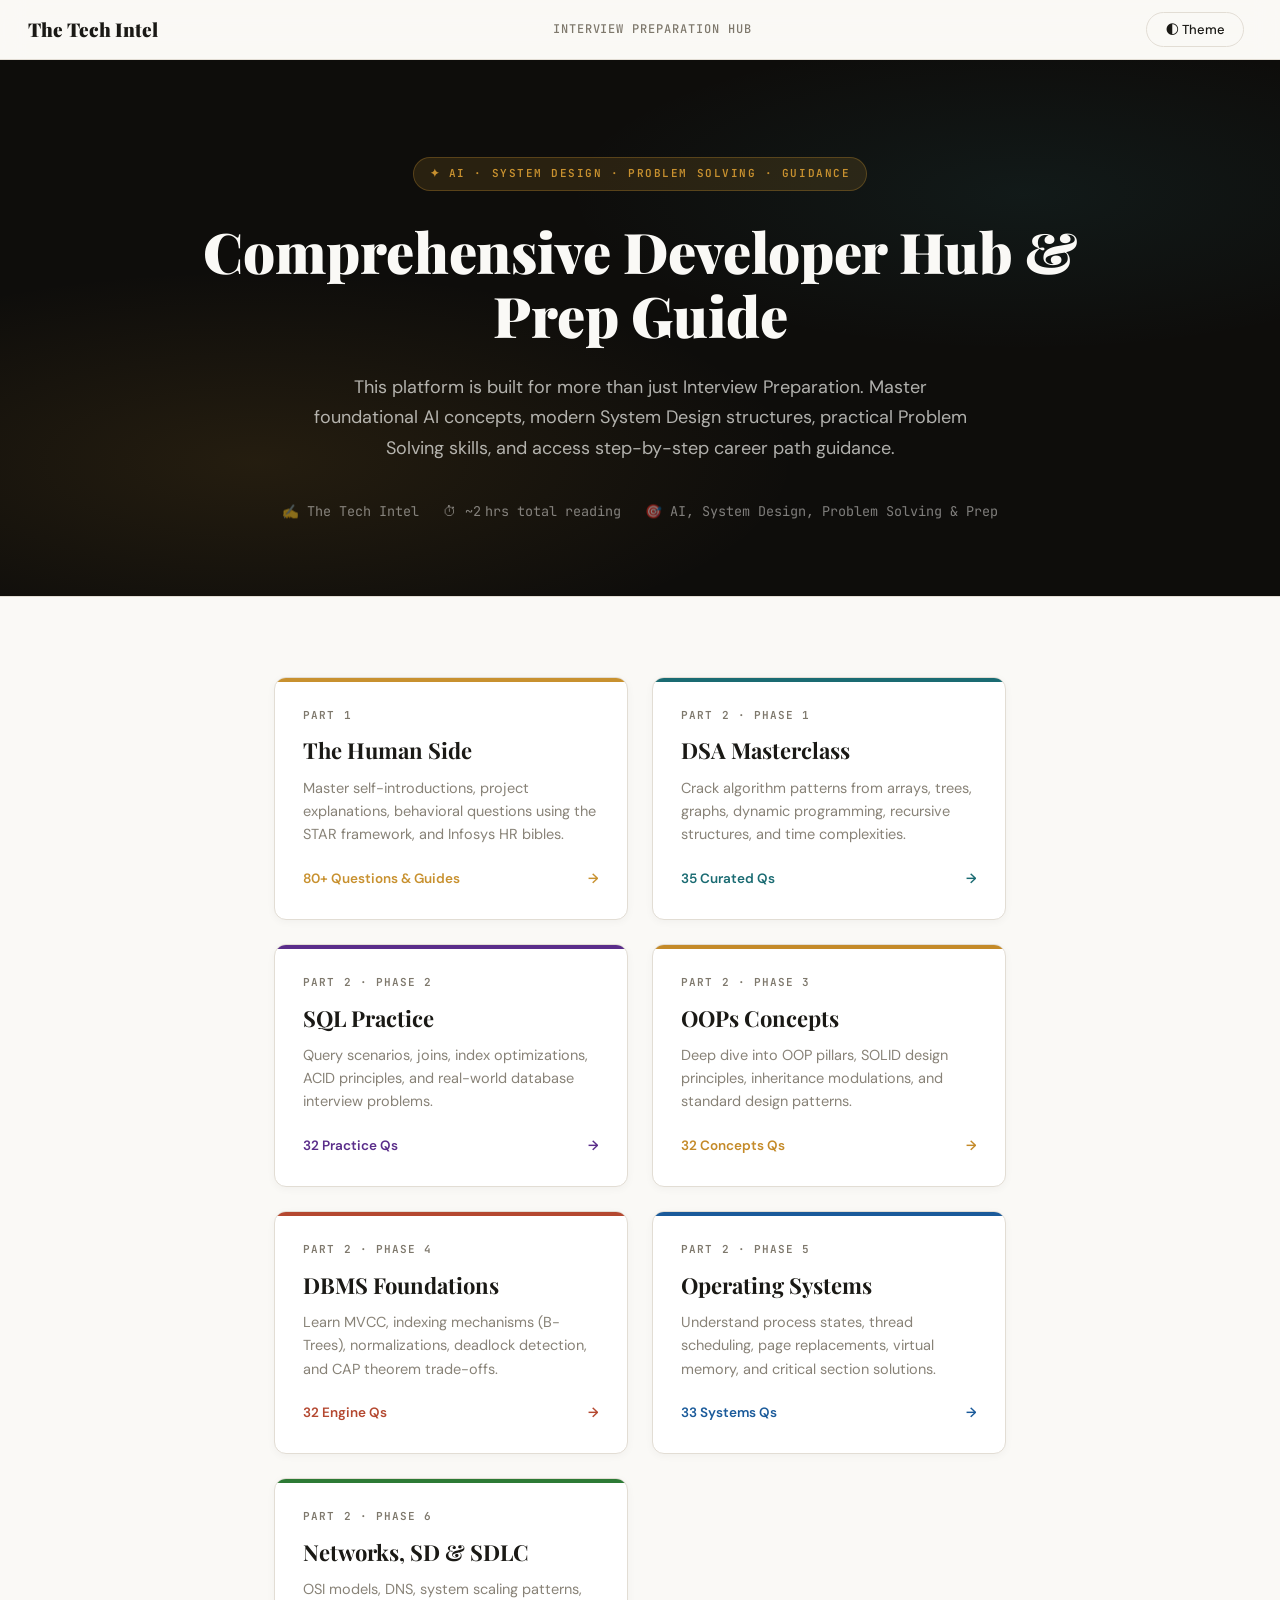
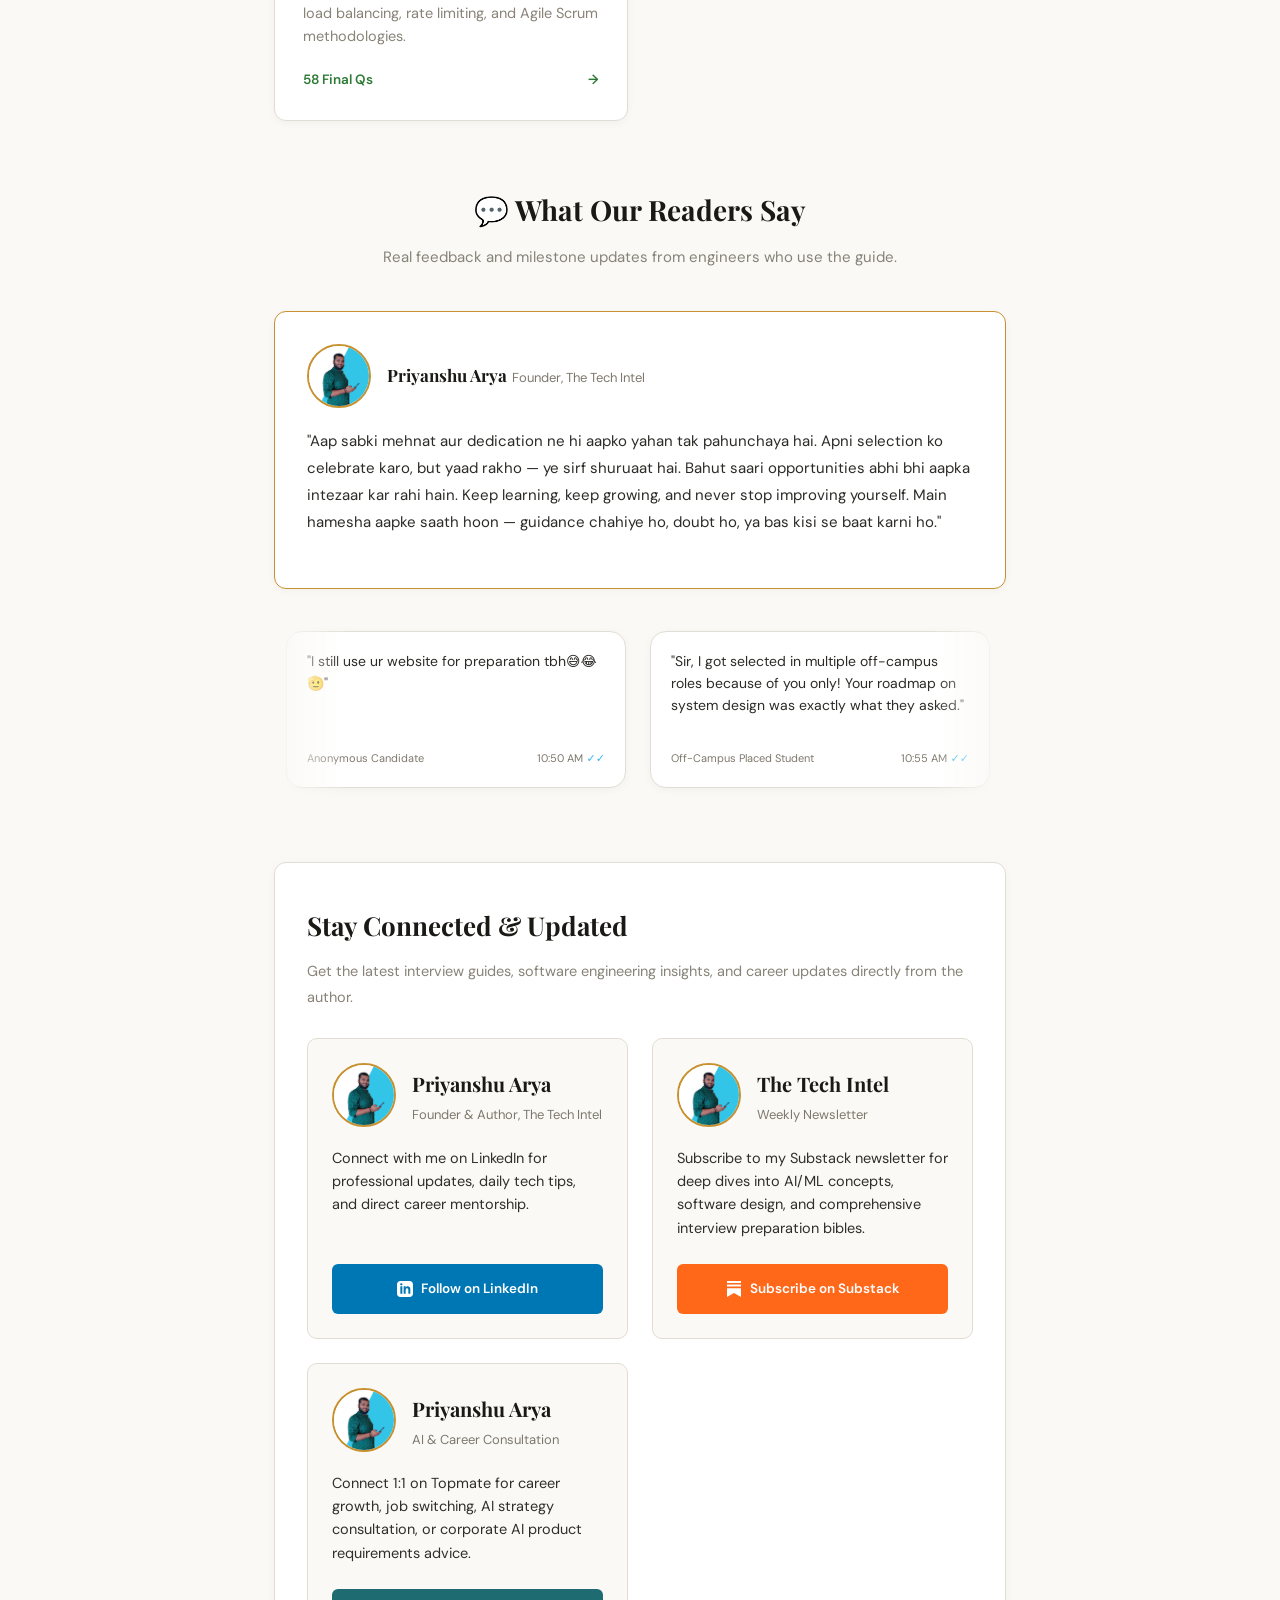
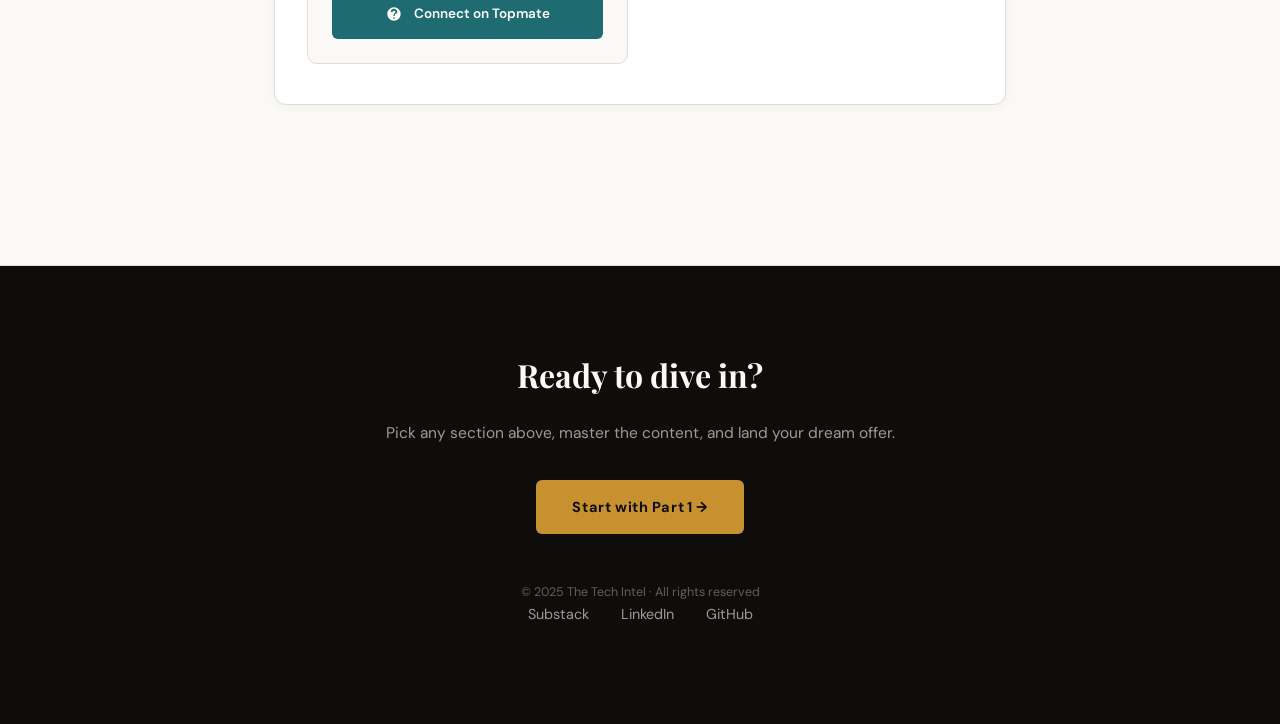
<file: index.html>
<!DOCTYPE html>
<html lang="en">
<head>
  <!-- SEO / meta -->
  <meta charset="UTF-8">
  <meta name="viewport" content="width=device-width, initial-scale=1.0">
  <title>Interview Preparation Hub – The Tech Intel</title>
  <meta name="description" content="One‑stop landing page to navigate all interview‑prep sections: Human side, DSA, SQL, OOP, Tech Design, etc.">
  <meta name="keywords" content="interview preparation, DSA, SQL, OOP, system design, tech interview, free guide">
  <link rel="preconnect" href="https://fonts.googleapis.com">
  <link href="https://fonts.googleapis.com/css2?family=Playfair+Display:ital,wght@0,700;0,900;1,700&family=DM+Sans:wght@300;400;500;600&family=JetBrains+Mono:wght@400;600&display=swap" rel="stylesheet">

  <!-- External assets -->
  <link rel="stylesheet" href="css/styles.css">
  <script src="js/script.js" defer></script>
</head>

<body>
  <!-- Progress bar -->
  <div id="progress"></div>

  <!-- Top navigation -->
  <nav class="nav">
    <a href="index.html" class="nav-brand">The Tech Intel</a>
    <span class="nav-center">Interview Preparation Hub</span>
    <div style="display:flex;gap:10px;"></div>
  </nav>

  <!-- Hero -->
  <header class="hero">
    <div class="hero-label">✦ AI &middot; System Design &middot; Problem Solving &middot; Guidance</div>
    <h1>Comprehensive Developer Hub &amp; Prep Guide</h1>
    <p class="hero-sub">
      This platform is built for more than just Interview Preparation. Master foundational AI concepts, modern System Design structures, practical Problem Solving skills, and access step-by-step career path guidance.
    </p>
    <div class="hero-meta">
      <span>✍ The Tech Intel</span>
      <span>⏱ ~2 hrs total reading</span>
      <span>🎯 AI, System Design, Problem Solving &amp; Prep</span>
    </div>
  </header>

  <!-- Main content – cards grid -->
  <main class="main">
    <div class="hub-grid">
      <!-- Part 1 Card -->
      <a class="hub-card hub-card-part1" href="Interview_Material/index.html">
        <div>
          <div class="hub-card-tag">Part 1</div>
          <h3>The Human Side</h3>
          <p>Master self-introductions, project explanations, behavioral questions using the STAR framework, and Infosys HR bibles.</p>
        </div>
        <div class="hub-card-footer">
          <span>80+ Questions &amp; Guides</span>
          <span>&rarr;</span>
        </div>
      </a>

      <!-- Phase 1 Card -->
      <a class="hub-card hub-card-p1" href="Interview_Material/Part_2_Phases/Phase1_dsa.html">
        <div>
          <div class="hub-card-tag">Part 2 · Phase 1</div>
          <h3>DSA Masterclass</h3>
          <p>Crack algorithm patterns from arrays, trees, graphs, dynamic programming, recursive structures, and time complexities.</p>
        </div>
        <div class="hub-card-footer">
          <span>35 Curated Qs</span>
          <span>&rarr;</span>
        </div>
      </a>

      <!-- Phase 2 Card -->
      <a class="hub-card hub-card-p2" href="Interview_Material/Part_2_Phases/Phase2_sql.html">
        <div>
          <div class="hub-card-tag">Part 2 · Phase 2</div>
          <h3>SQL Practice</h3>
          <p>Query scenarios, joins, index optimizations, ACID principles, and real-world database interview problems.</p>
        </div>
        <div class="hub-card-footer">
          <span>32 Practice Qs</span>
          <span>&rarr;</span>
        </div>
      </a>

      <!-- Phase 3 Card -->
      <a class="hub-card hub-card-p3" href="Interview_Material/Part_2_Phases/Phase3_oops.html">
        <div>
          <div class="hub-card-tag">Part 2 · Phase 3</div>
          <h3>OOPs Concepts</h3>
          <p>Deep dive into OOP pillars, SOLID design principles, inheritance modulations, and standard design patterns.</p>
        </div>
        <div class="hub-card-footer">
          <span>32 Concepts Qs</span>
          <span>&rarr;</span>
        </div>
      </a>

      <!-- Phase 4 Card -->
      <a class="hub-card hub-card-p4" href="Interview_Material/Part_2_Phases/Phase4_dbms.html">
        <div>
          <div class="hub-card-tag">Part 2 · Phase 4</div>
          <h3>DBMS Foundations</h3>
          <p>Learn MVCC, indexing mechanisms (B-Trees), normalizations, deadlock detection, and CAP theorem trade-offs.</p>
        </div>
        <div class="hub-card-footer">
          <span>32 Engine Qs</span>
          <span>&rarr;</span>
        </div>
      </a>

      <!-- Phase 5 Card -->
      <a class="hub-card hub-card-p5" href="Interview_Material/Part_2_Phases/Phase5_os.html">
        <div>
          <div class="hub-card-tag">Part 2 · Phase 5</div>
          <h3>Operating Systems</h3>
          <p>Understand process states, thread scheduling, page replacements, virtual memory, and critical section solutions.</p>
        </div>
        <div class="hub-card-footer">
          <span>33 Systems Qs</span>
          <span>&rarr;</span>
        </div>
      </a>

      <!-- Phase 6 Card -->
      <a class="hub-card hub-card-p6" href="Interview_Material/Part_2_Phases/Phase6_final.html">
        <div>
          <div class="hub-card-tag">Part 2 · Phase 6</div>
          <h3>Networks, SD &amp; SDLC</h3>
          <p>OSI models, DNS, system scaling patterns, load balancing, rate limiting, and Agile Scrum methodologies.</p>
        </div>
        <div class="hub-card-footer">
          <span>58 Final Qs</span>
          <span>&rarr;</span>
        </div>
      </a>
    </div>

    <!-- Reviews & Community Feedback -->
    <section class="reviews-section">
      <h2>💬 What Our Readers Say</h2>
      <p class="reviews-subtitle">Real feedback and milestone updates from engineers who use the guide.</p>
      
      <!-- Founder Message -->
      <div class="founder-message-card" style="max-width: 1100px; margin: 0 auto 32px auto;">
        <div class="founder-message-header">
          <img class="promo-avatar" src="images/priyanshu.png" alt="Priyanshu Arya">
          <div>
            <span class="promo-name" style="font-size: 17px;">Priyanshu Arya</span>
            <span class="promo-title">Founder, The Tech Intel</span>
          </div>
        </div>
        <p class="founder-message-text">
          "Aap sabki mehnat aur dedication ne hi aapko yahan tak pahunchaya hai. Apni selection ko celebrate karo, but yaad rakho — ye sirf shuruaat hai. Bahut saari opportunities abhi bhi aapka intezaar kar rahi hain. Keep learning, keep growing, and never stop improving yourself. Main hamesha aapke saath hoon — guidance chahiye ho, doubt ho, ya bas kisi se baat karni ho."
        </p>
      </div>

      <!-- Marquee Container -->
      <div class="reviews-container">
        <div class="reviews-marquee">
          <!-- Card 1 -->
          <div class="review-card" style="border-radius: 16px; padding: 18px 20px;">
            <p class="review-text" style="font-style: normal; margin-bottom: 10px;">"I still use ur website for preparation tbh😅😂🫡"</p>
            <div class="chat-meta" style="display: flex; justify-content: space-between; font-size: 11px; color: var(--text-muted);">
              <span>Anonymous Candidate</span>
              <span style="display: flex; align-items: center; gap: 4px;">
                10:50 AM <span style="color: #34b7f1;">✓✓</span>
              </span>
            </div>
          </div>

          <!-- Card 2 -->
          <div class="review-card" style="border-radius: 16px; padding: 18px 20px;">
            <p class="review-text" style="font-style: normal; margin-bottom: 10px;">"Sir, I got selected in multiple off-campus roles because of you only! Your roadmap on system design was exactly what they asked."</p>
            <div class="chat-meta" style="display: flex; justify-content: space-between; font-size: 11px; color: var(--text-muted);">
              <span>Off-Campus Placed Student</span>
              <span style="display: flex; align-items: center; gap: 4px;">
                10:55 AM <span style="color: #34b7f1;">✓✓</span>
              </span>
            </div>
          </div>

          <!-- Card 3 -->
          <div class="review-card" style="border-radius: 16px; padding: 18px 20px;">
            <p class="review-text" style="font-style: normal; margin-bottom: 10px;">"Thank you so much sir for your constant guidance and support ❤️ your 1:1 counseling resolved all my doubts."</p>
            <div class="chat-meta" style="display: flex; justify-content: space-between; font-size: 11px; color: var(--text-muted);">
              <span>Mentee / Candidate</span>
              <span style="display: flex; align-items: center; gap: 4px;">
                10:55 AM <span style="color: #34b7f1;">✓✓</span>
              </span>
            </div>
          </div>

          <!-- Card 4 -->
          <div class="review-card" style="border-radius: 16px; padding: 18px 20px;">
            <p class="review-text" style="font-style: normal; margin-bottom: 10px;">"I attended your training classes and I really enjoyed them. Your sessions were very informative and helped me gain valuable insights."</p>
            <div class="chat-meta" style="display: flex; justify-content: space-between; font-size: 11px; color: var(--text-muted);">
              <span>Training Attendee</span>
              <span style="display: flex; align-items: center; gap: 4px;">
                11:03 AM <span style="color: #34b7f1;">✓✓</span>
              </span>
            </div>
          </div>

          <!-- Card 5 -->
          <div class="review-card" style="border-radius: 16px; padding: 18px 20px;">
            <p class="review-text" style="font-style: normal; margin-bottom: 10px;">"No sir 🥹 we could never forget you! Your guide is the reason we made it."</p>
            <div class="chat-meta" style="display: flex; justify-content: space-between; font-size: 11px; color: var(--text-muted);">
              <span>Software Engineer</span>
              <span style="display: flex; align-items: center; gap: 4px;">
                11:59 AM <span style="color: #34b7f1;">✓✓</span>
              </span>
            </div>
          </div>

          <!-- Card 6 -->
          <div class="review-card" style="border-radius: 16px; padding: 18px 20px;">
            <p class="review-text" style="font-style: normal; margin-bottom: 10px;">"Got selected at Infosys! Thank you for the constant mentorship, sir. Your STAR framework behavioral guides are simply magical."</p>
            <div class="review-author" style="display: none;"></div>
            <div class="chat-meta" style="display: flex; justify-content: space-between; font-size: 11px; color: var(--text-muted);">
              <span>Infosys Selected Candidate</span>
              <span style="display: flex; align-items: center; gap: 4px;">
                12:06 PM <span style="color: #34b7f1;">✓✓</span>
              </span>
            </div>
          </div>

          <!-- CLONES FOR INFINITE SCROLL -->
          <!-- Clone Card 1 -->
          <div class="review-card" style="border-radius: 16px; padding: 18px 20px;">
            <p class="review-text" style="font-style: normal; margin-bottom: 10px;">"I still use ur website for preparation tbh😅😂🫡"</p>
            <div class="chat-meta" style="display: flex; justify-content: space-between; font-size: 11px; color: var(--text-muted);">
              <span>Anonymous Candidate</span>
              <span style="display: flex; align-items: center; gap: 4px;">
                10:50 AM <span style="color: #34b7f1;">✓✓</span>
              </span>
            </div>
          </div>

          <!-- Clone Card 2 -->
          <div class="review-card" style="border-radius: 16px; padding: 18px 20px;">
            <p class="review-text" style="font-style: normal; margin-bottom: 10px;">"Sir, I got selected in multiple off-campus roles because of you only! Your roadmap on system design was exactly what they asked."</p>
            <div class="chat-meta" style="display: flex; justify-content: space-between; font-size: 11px; color: var(--text-muted);">
              <span>Off-Campus Placed Student</span>
              <span style="display: flex; align-items: center; gap: 4px;">
                10:55 AM <span style="color: #34b7f1;">✓✓</span>
              </span>
            </div>
          </div>

          <!-- Clone Card 3 -->
          <div class="review-card" style="border-radius: 16px; padding: 18px 20px;">
            <p class="review-text" style="font-style: normal; margin-bottom: 10px;">"Thank you so much sir for your constant guidance and support ❤️ your 1:1 counseling resolved all my doubts."</p>
            <div class="chat-meta" style="display: flex; justify-content: space-between; font-size: 11px; color: var(--text-muted);">
              <span>Mentee / Candidate</span>
              <span style="display: flex; align-items: center; gap: 4px;">
                10:55 AM <span style="color: #34b7f1;">✓✓</span>
              </span>
            </div>
          </div>

          <!-- Clone Card 4 -->
          <div class="review-card" style="border-radius: 16px; padding: 18px 20px;">
            <p class="review-text" style="font-style: normal; margin-bottom: 10px;">"I attended your training classes and I really enjoyed them. Your sessions were very informative and helped me gain valuable insights."</p>
            <div class="chat-meta" style="display: flex; justify-content: space-between; font-size: 11px; color: var(--text-muted);">
              <span>Training Attendee</span>
              <span style="display: flex; align-items: center; gap: 4px;">
                11:03 AM <span style="color: #34b7f1;">✓✓</span>
              </span>
            </div>
          </div>

          <!-- Clone Card 5 -->
          <div class="review-card" style="border-radius: 16px; padding: 18px 20px;">
            <p class="review-text" style="font-style: normal; margin-bottom: 10px;">"No sir 🥹 we could never forget you! Your guide is the reason we made it."</p>
            <div class="chat-meta" style="display: flex; justify-content: space-between; font-size: 11px; color: var(--text-muted);">
              <span>Software Engineer</span>
              <span style="display: flex; align-items: center; gap: 4px;">
                11:59 AM <span style="color: #34b7f1;">✓✓</span>
              </span>
            </div>
          </div>

          <!-- Clone Card 6 -->
          <div class="review-card" style="border-radius: 16px; padding: 18px 20px;">
            <p class="review-text" style="font-style: normal; margin-bottom: 10px;">"Got selected at Infosys! Thank you for the constant mentorship, sir. Your STAR framework behavioral guides are simply magical."</p>
            <div class="chat-meta" style="display: flex; justify-content: space-between; font-size: 11px; color: var(--text-muted);">
              <span>Infosys Selected Candidate</span>
              <span style="display: flex; align-items: center; gap: 4px;">
                12:06 PM <span style="color: #34b7f1;">✓✓</span>
              </span>
            </div>
          </div>
        </div>
      </div>
    </section>

    <!-- Connect & Subscribe Promotion -->
    <section class="promo-section">
      <h3>Stay Connected & Updated</h3>
      <p class="promo-subtitle">Get the latest interview guides, software engineering insights, and career updates directly from the author.</p>
      <div class="promo-grid">
        <!-- LinkedIn Card -->
        <div class="promo-card">
          <div>
            <div class="promo-header">
              <img class="promo-avatar" src="images/priyanshu.png" alt="Priyanshu Arya">
              <div class="promo-meta">
                <span class="promo-name">Priyanshu Arya</span>
                <span class="promo-title">Founder & Author, The Tech Intel</span>
              </div>
            </div>
            <p class="promo-body">Connect with me on LinkedIn for professional updates, daily tech tips, and direct career mentorship.</p>
          </div>
          <a class="promo-btn promo-btn-linkedin" href="https://www.linkedin.com/in/priyanshu-arya/" target="_blank" rel="noopener noreferrer">
            <svg style="width: 16px; height: 16px; fill: currentColor;" viewBox="0 0 24 24"><path d="M19 0h-14c-2.761 0-5 2.239-5 5v14c0 2.761 2.239 5 5 5h14c2.762 0 5-2.239 5-5v-14c0-2.761-2.238-5-5-5zm-11 19h-3v-11h3v11zm-1.5-12.268c-.966 0-1.75-.79-1.75-1.764s.784-1.764 1.75-1.764 1.75.79 1.75 1.764-.783 1.764-1.75 1.764zm13.5 12.268h-3v-5.604c0-3.368-4-3.113-4 0v5.604h-3v-11h3v1.765c1.396-2.586 7-2.777 7 2.476v6.759z"/></svg>
            Follow on LinkedIn
          </a>
        </div>

        <!-- Substack Card -->
        <div class="promo-card">
          <div>
            <div class="promo-header">
              <img class="promo-avatar" src="images/priyanshu.png" alt="The Tech Intel">
              <div class="promo-meta">
                <span class="promo-name">The Tech Intel</span>
                <span class="promo-title">Weekly Newsletter</span>
              </div>
            </div>
            <p class="promo-body">Subscribe to my Substack newsletter for deep dives into AI/ML concepts, software design, and comprehensive interview preparation bibles.</p>
          </div>
          <a class="promo-btn promo-btn-substack" href="https://substack.com/@thetechintel" target="_blank" rel="noopener noreferrer">
            <svg style="width: 16px; height: 16px; fill: currentColor;" viewBox="0 0 24 24"><path d="M22.539 8.242H1.46V5.406h21.08v2.836zM1.46 10.812V24L12 18.11 22.54 24V10.812H1.46zM22.54 0H1.46v2.836h21.08V0z"/></svg>
            Subscribe on Substack
          </a>
        </div>

        <!-- Topmate Card -->
        <div class="promo-card">
          <div>
            <div class="promo-header">
              <img class="promo-avatar" src="images/priyanshu.png" alt="Topmate Consultation">
              <div class="promo-meta">
                <span class="promo-name">Priyanshu Arya</span>
                <span class="promo-title">AI &amp; Career Consultation</span>
              </div>
            </div>
            <p class="promo-body">Connect 1:1 on Topmate for career growth, job switching, AI strategy consultation, or corporate AI product requirements advice.</p>
          </div>
          <a class="promo-btn" style="background: var(--primary-color); color: #FFFFFF;" href="https://topmate.io/priyanshuthetechintel" target="_blank" rel="noopener noreferrer">
            <svg style="width: 16px; height: 16px; fill: currentColor; margin-right: 4px;" viewBox="0 0 24 24"><path d="M12 2C6.48 2 2 6.48 2 12s4.48 10 10 10 10-4.48 10-10S17.52 2 12 2zm1 17h-2v-2h2v2zm2.07-7.75l-.9.92C13.45 12.9 13 13.5 13 15h-2v-.5c0-1.1.45-2.1 1.17-2.83l1.24-1.26c.37-.36.59-.86.59-1.41 0-1.1-.9-2-2-2s-2 .9-2 2H7c0-2.76 2.24-5 5-5s5 2.24 5 5c0 1.04-.42 1.99-1.07 2.25z"/></svg>
            Connect on Topmate
          </a>
        </div>
      </div>
    </section>
  </main>

  <!-- Footer -->
  <footer class="footer">
    <h2>Ready to dive in?</h2>
    <p>Pick any section above, master the content, and land your dream offer.</p>
    <a href="Interview_Material/index.html" class="cta">Start with Part 1 →</a>
    <div class="footer-small">© 2025 The Tech Intel · All rights reserved</div>
    <div class="footer-links">
      <a href="https://substack.com/@thetechintel">Substack</a>
      <a href="https://www.linkedin.com/in/priyanshu-arya/">LinkedIn</a>
      <a href="https://github.com/priyanshu-arya">GitHub</a>
    </div>
  </footer>
</body>
</html>
</file>
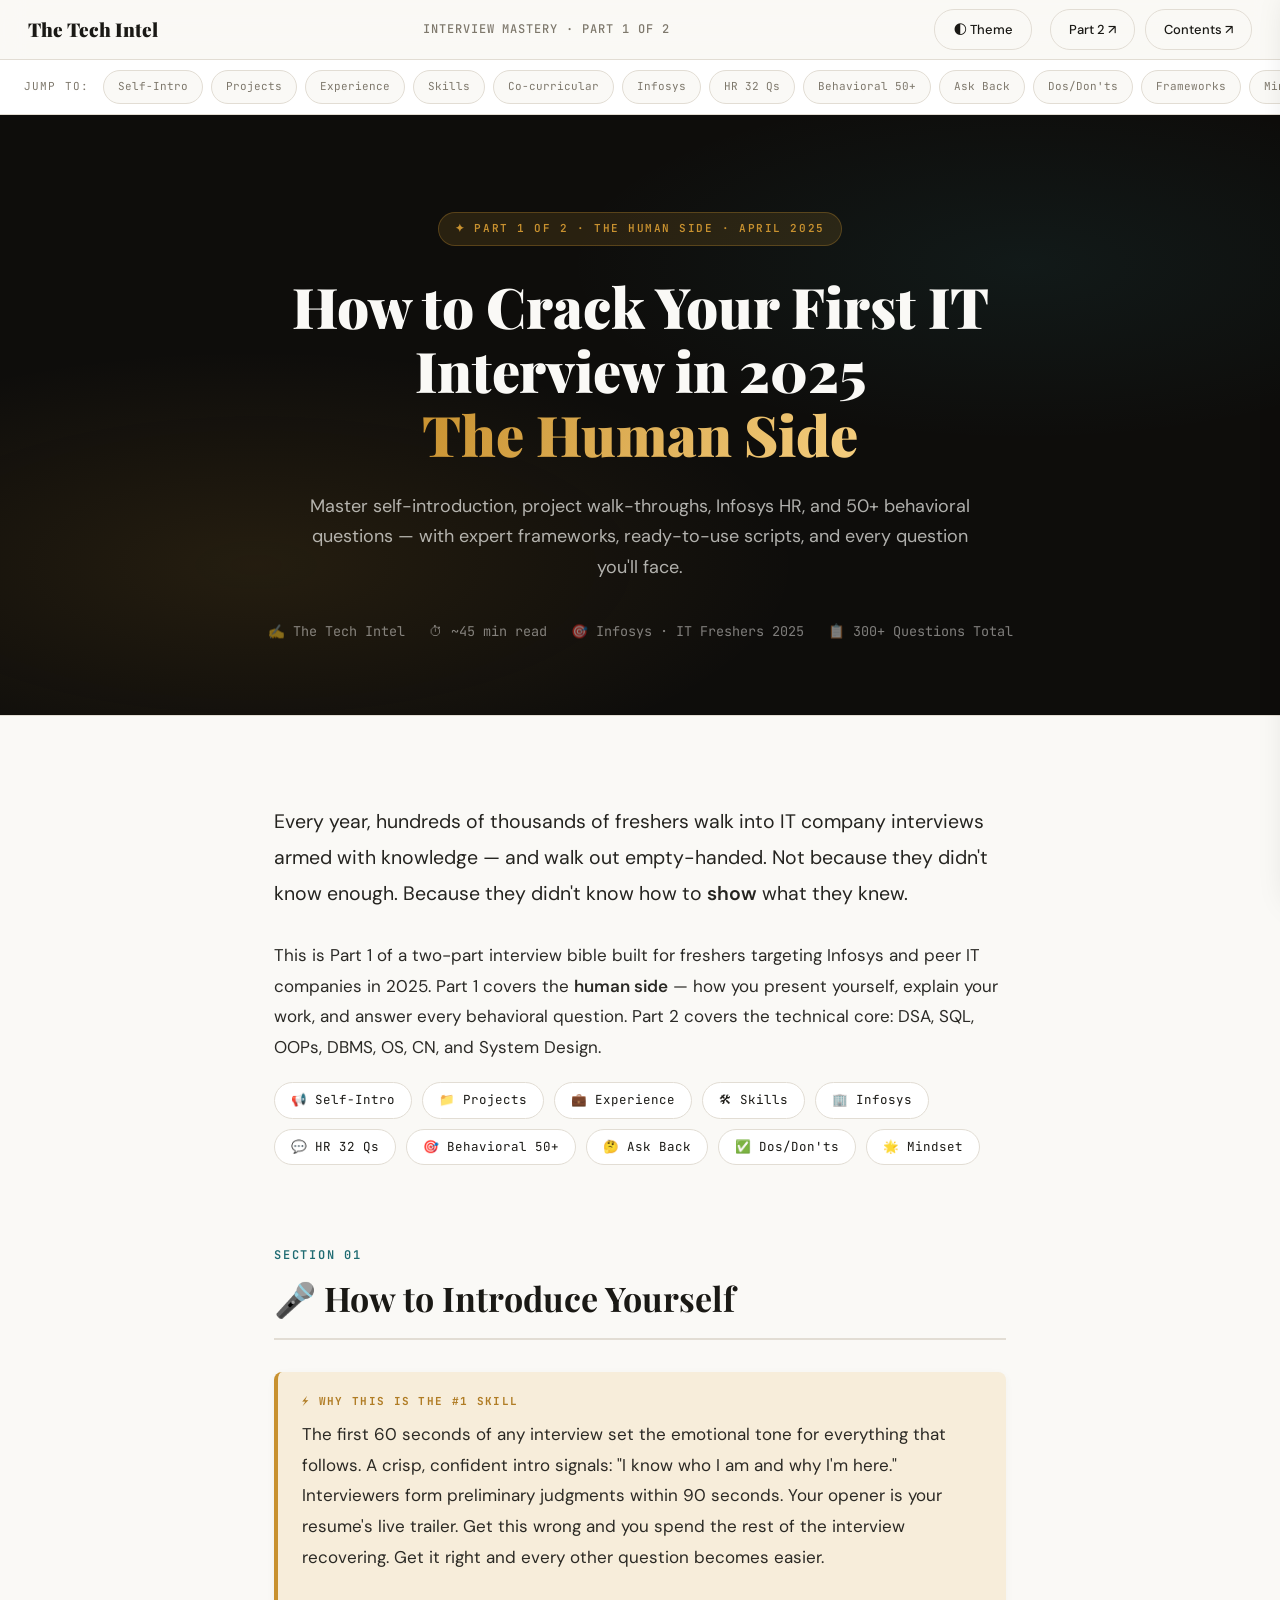
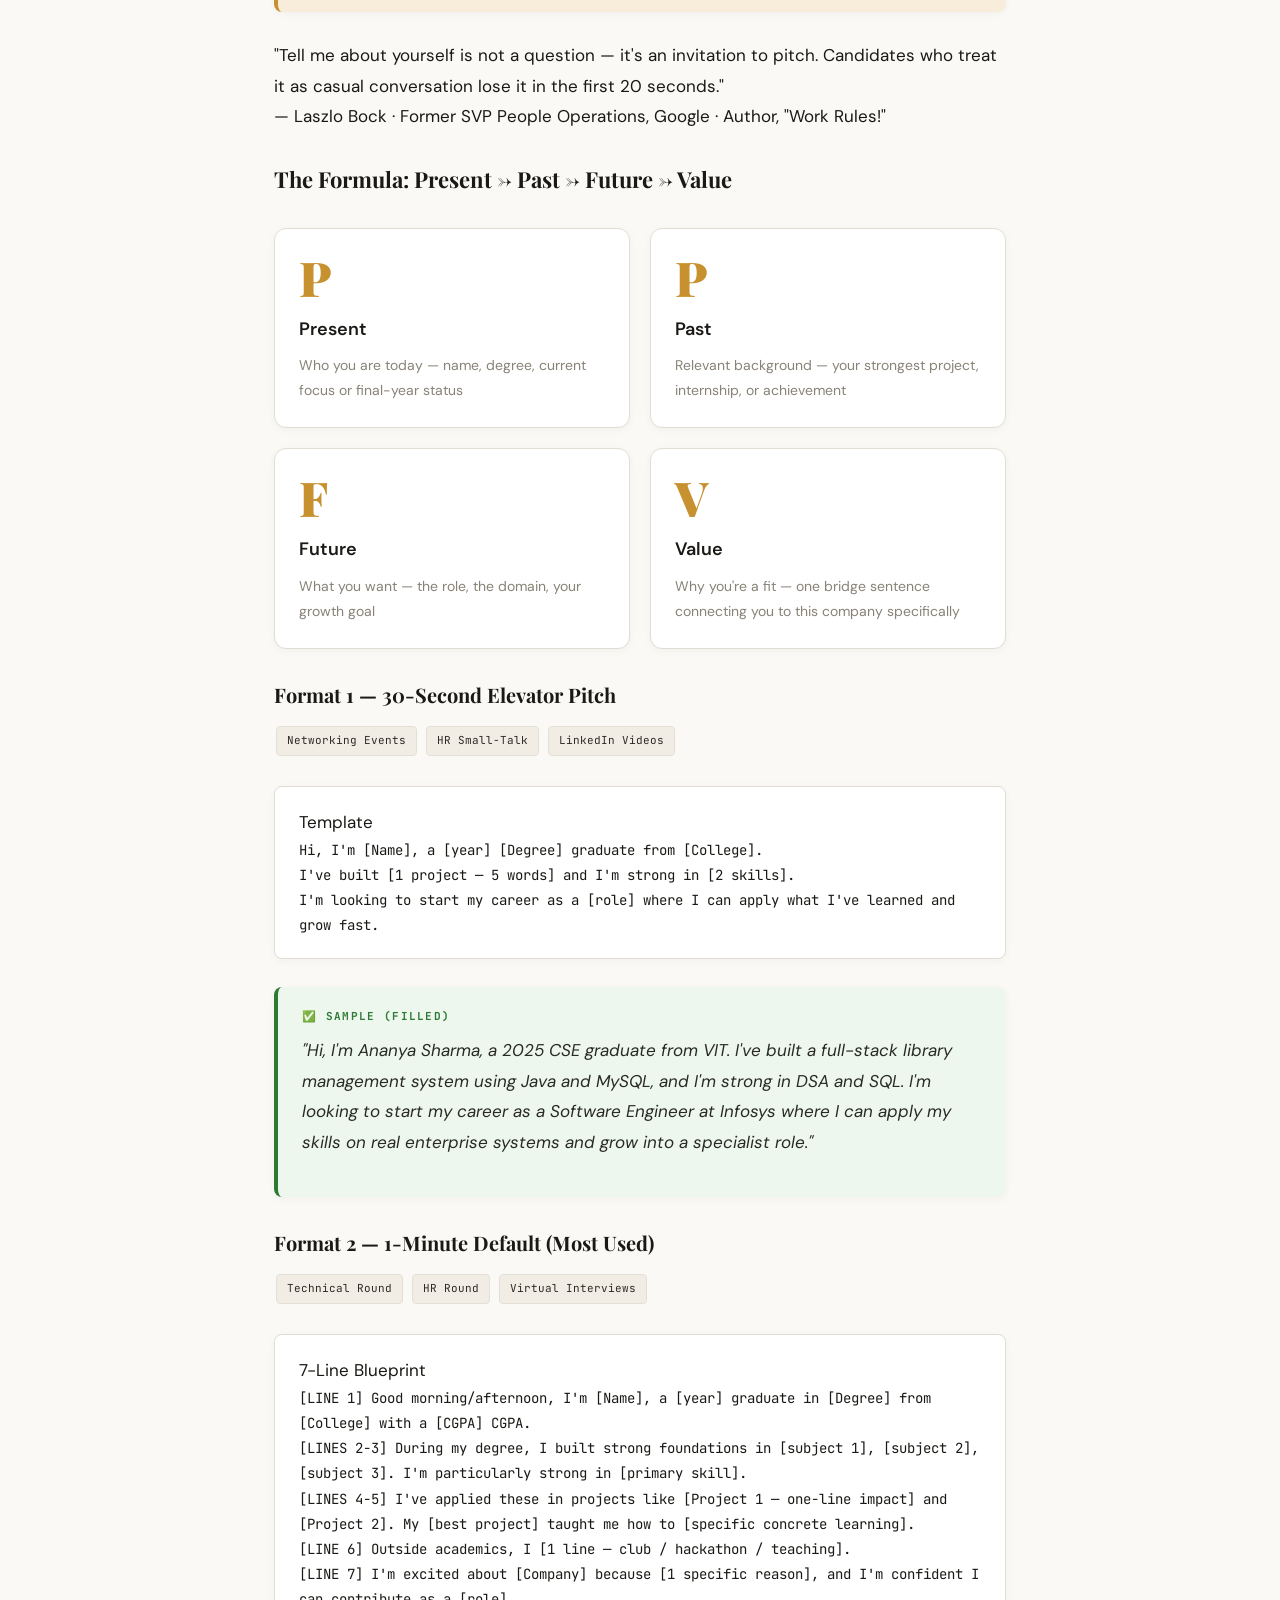
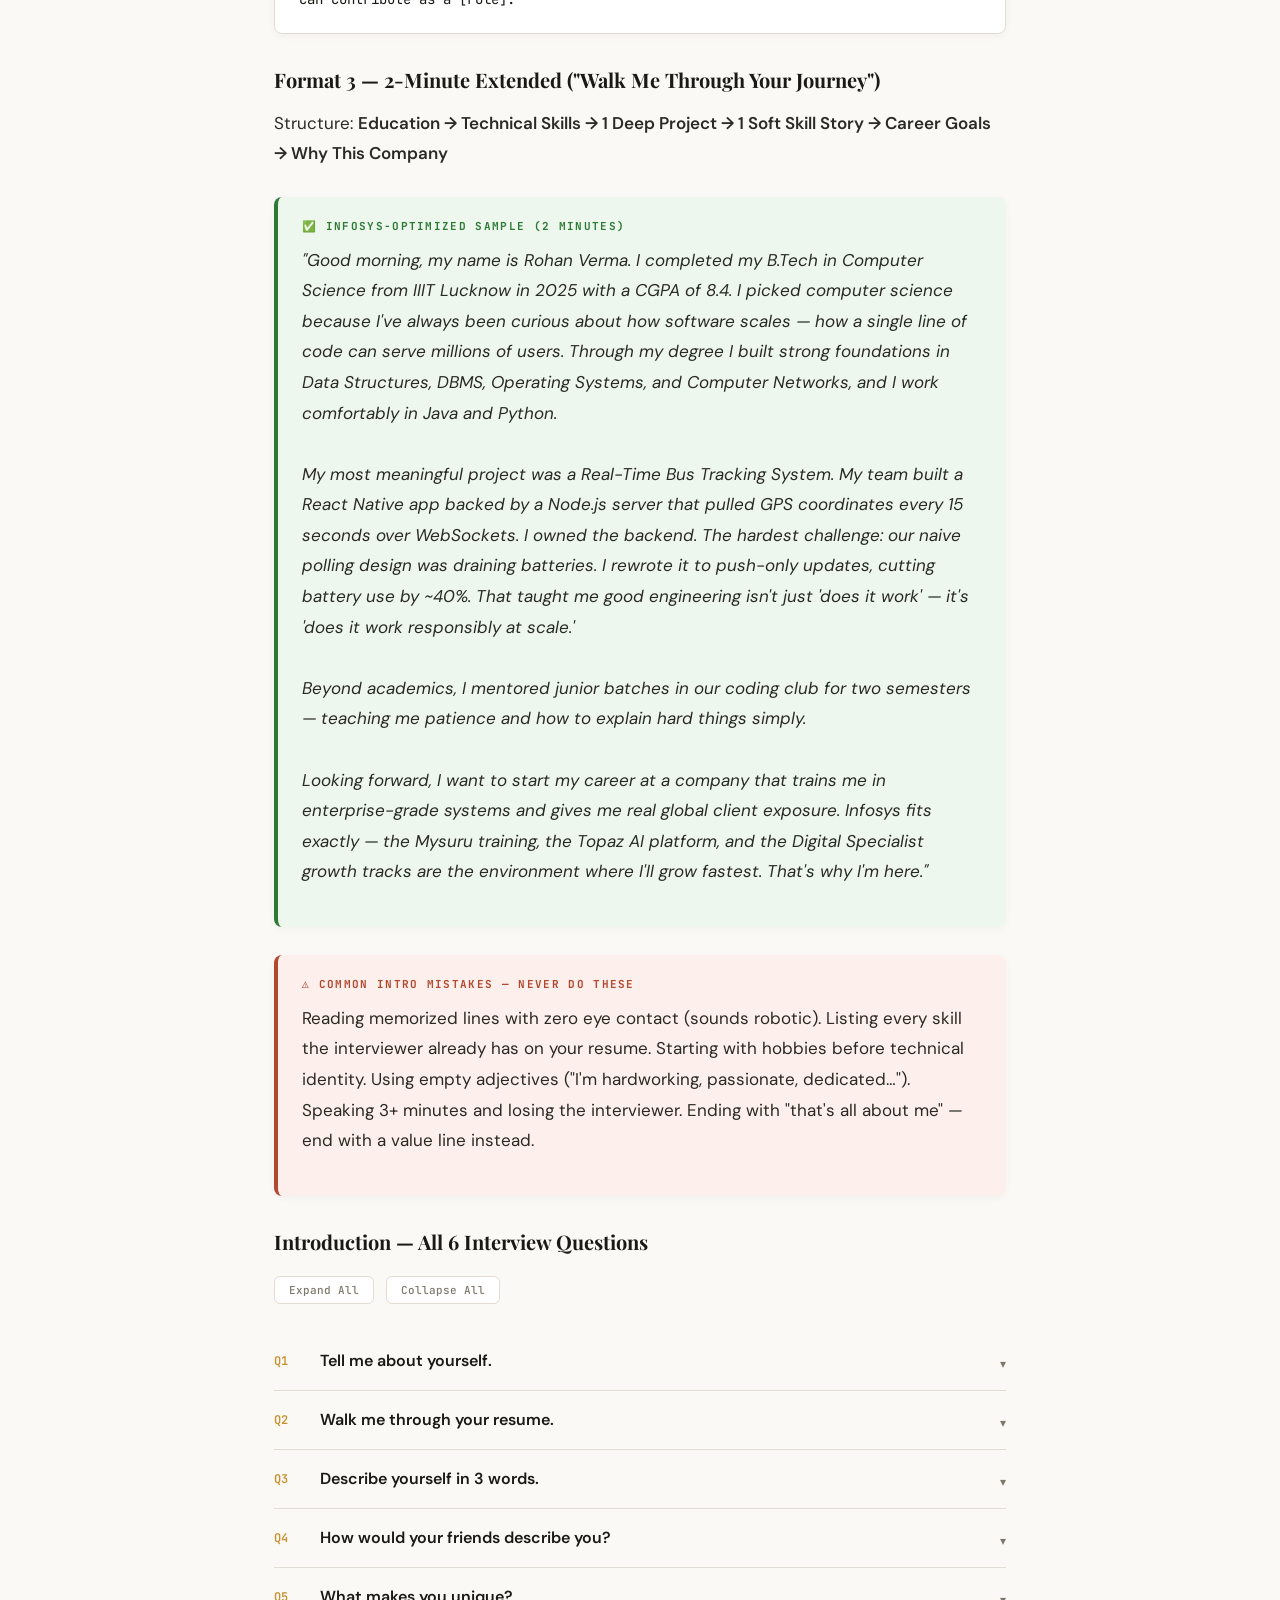
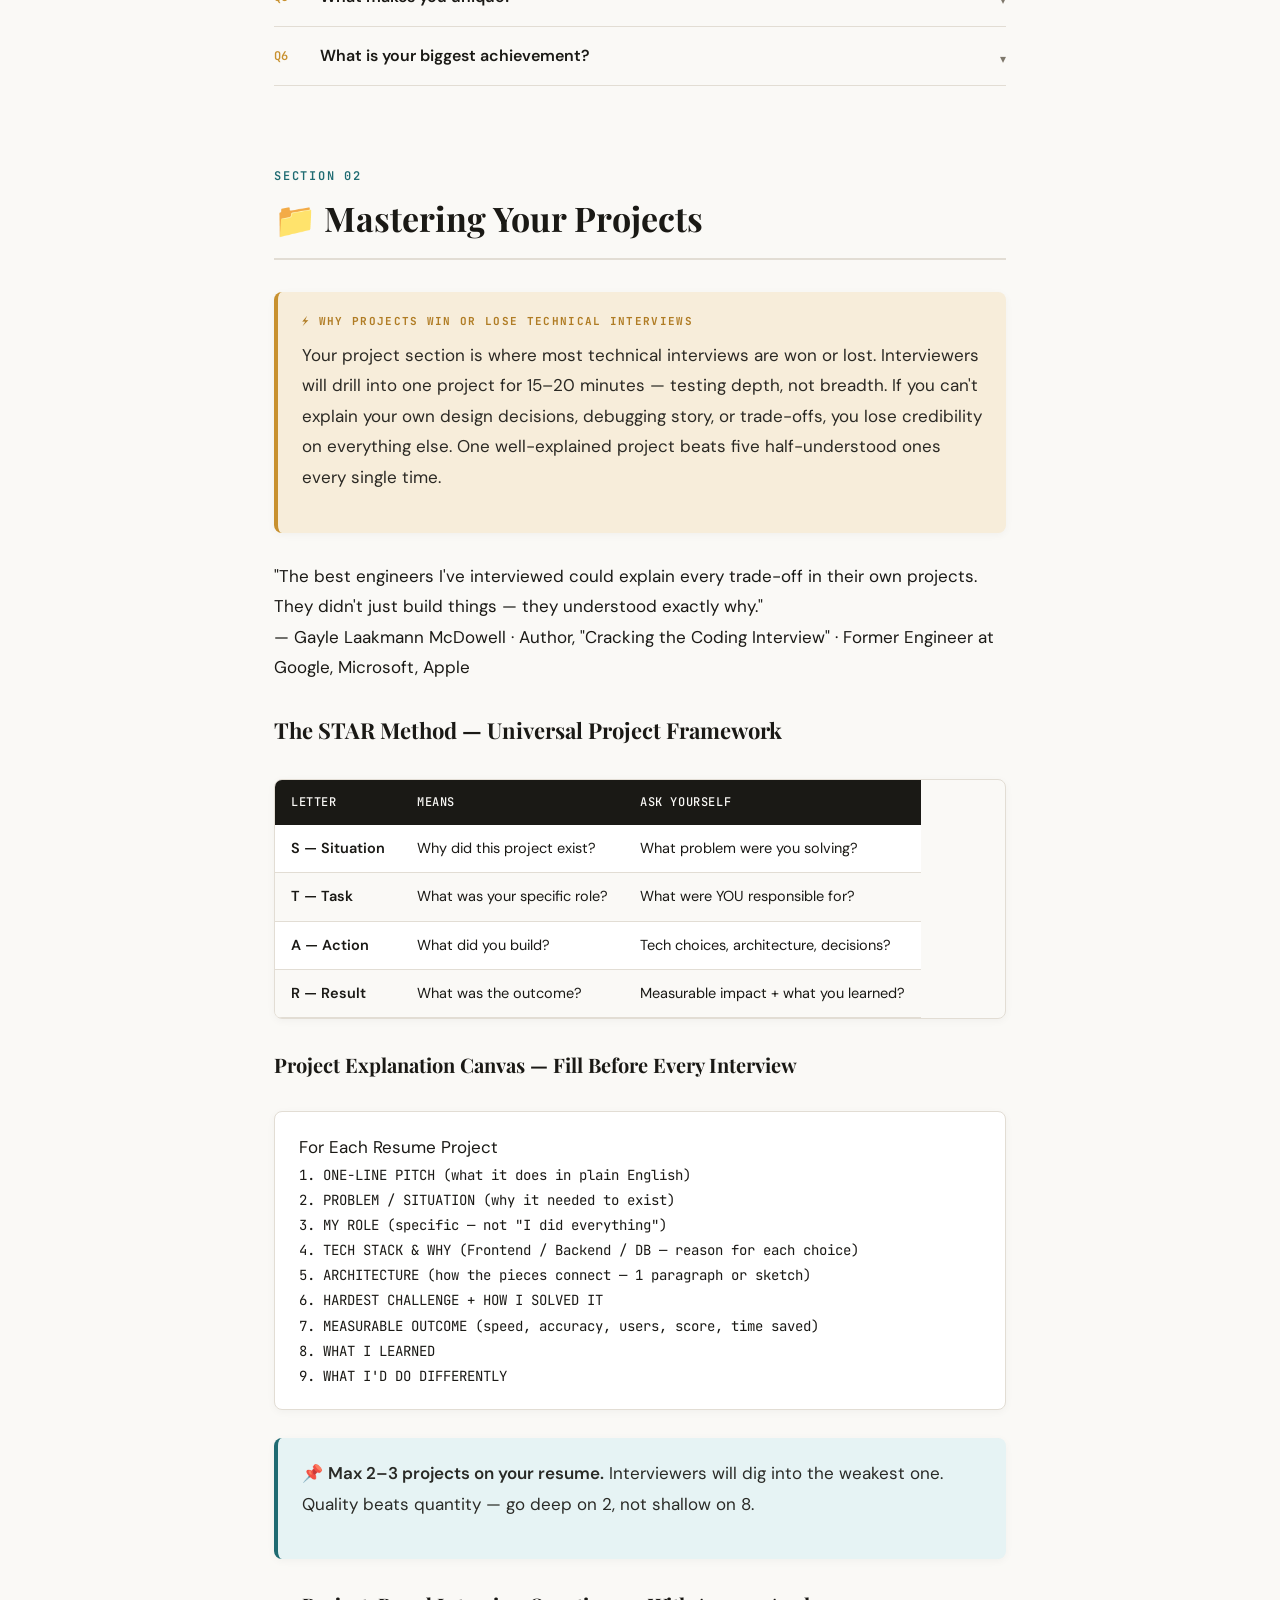
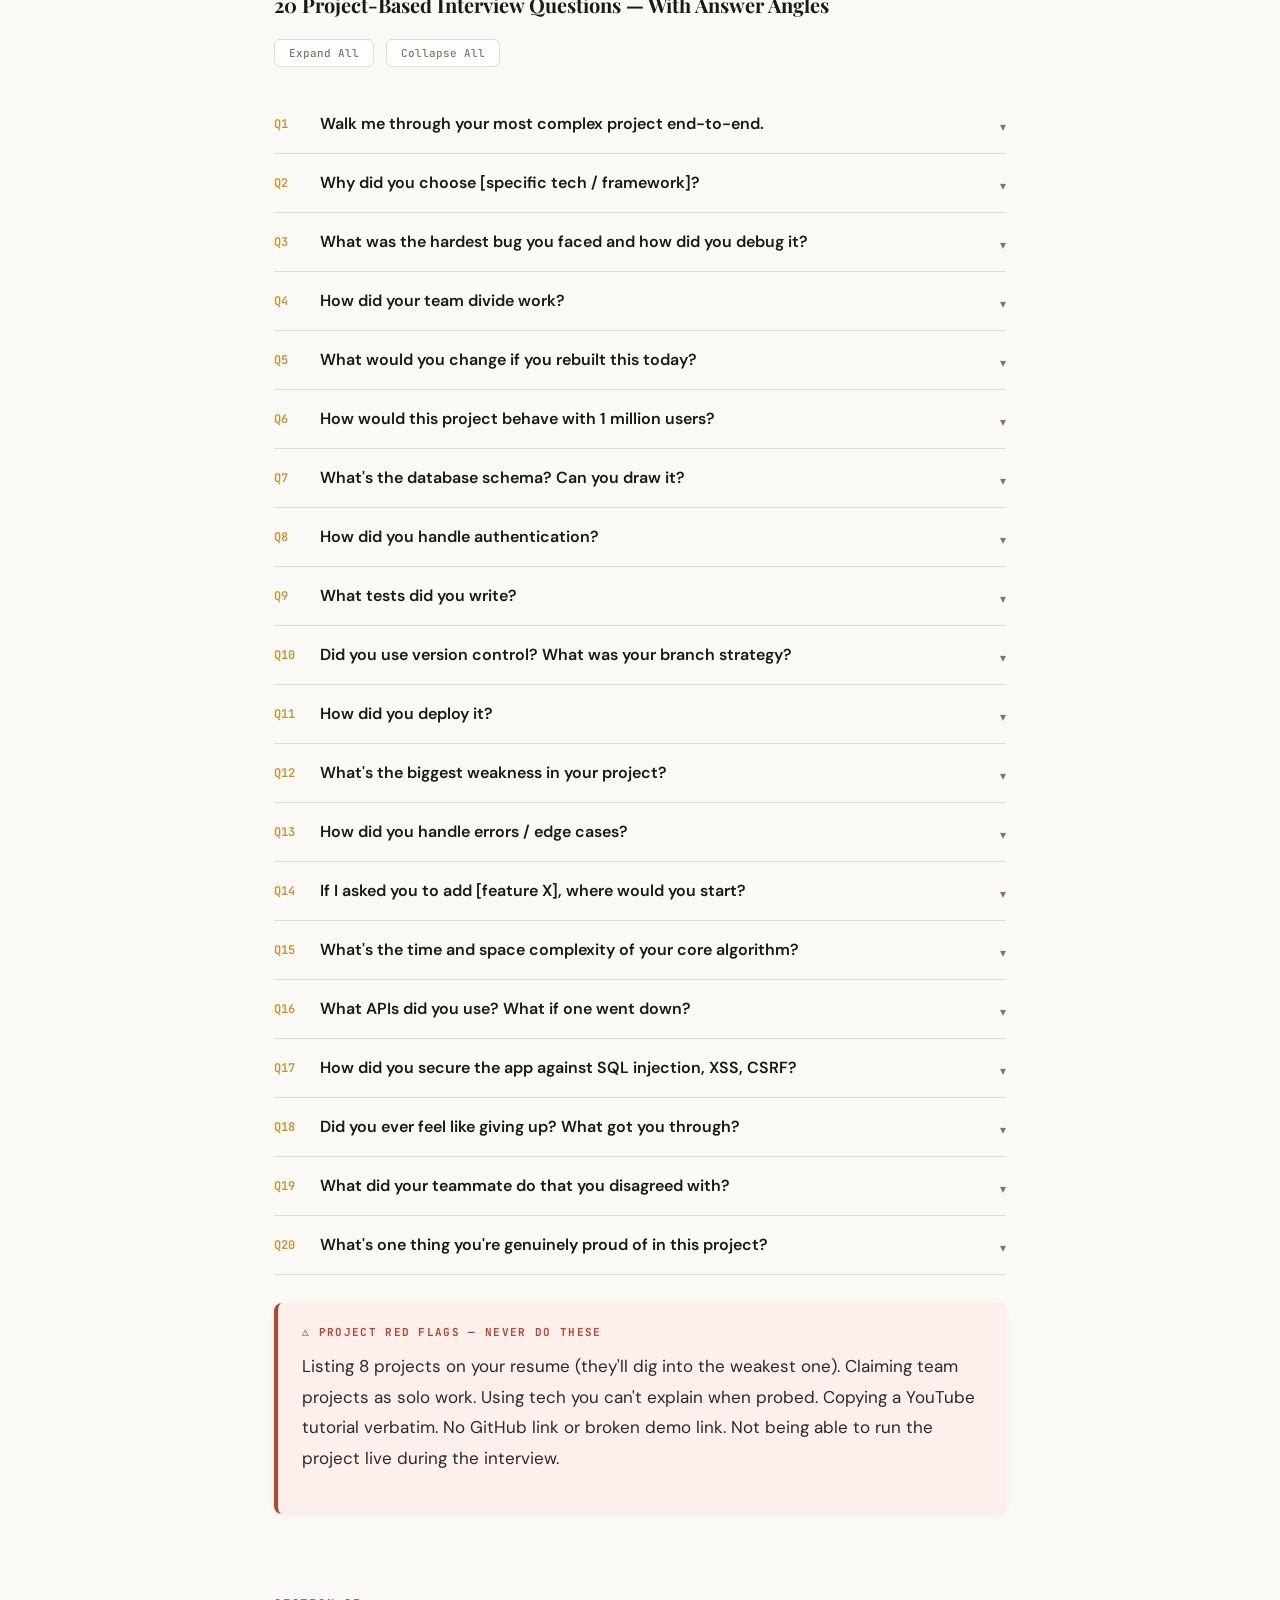
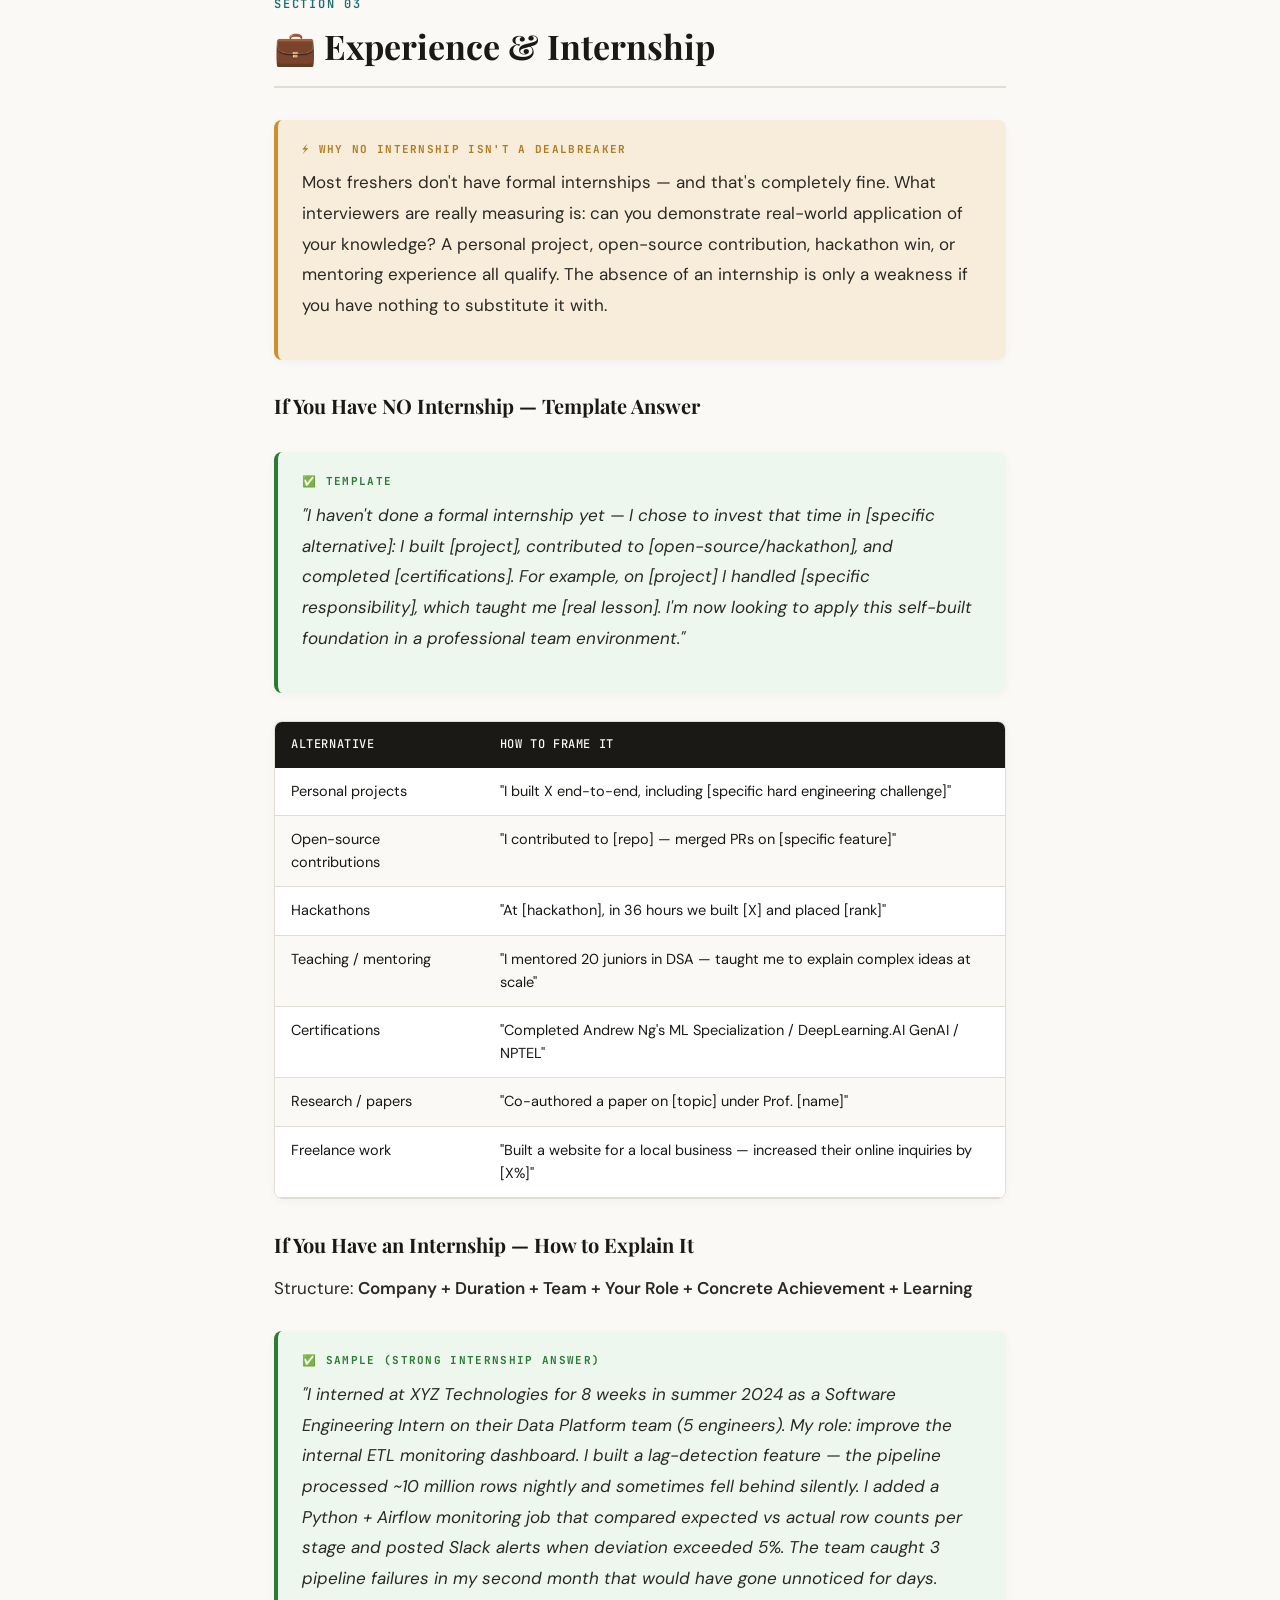
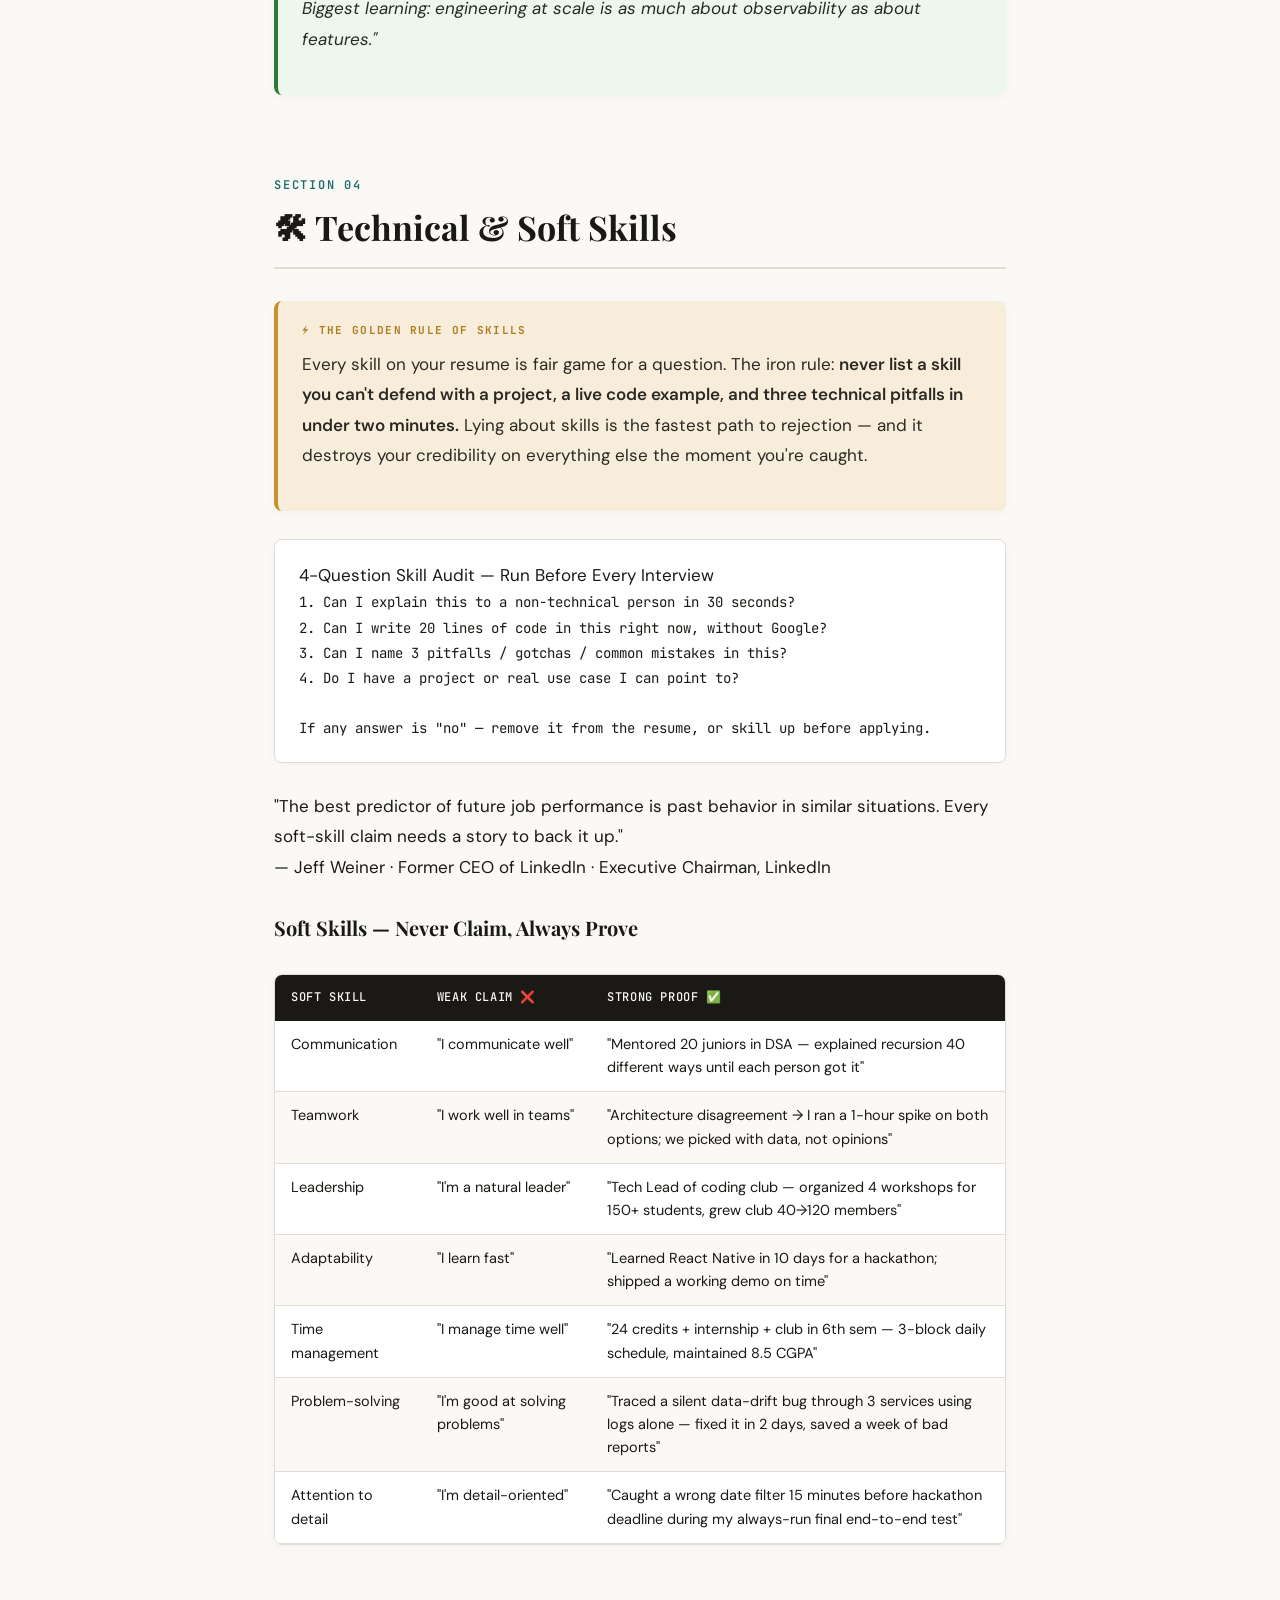
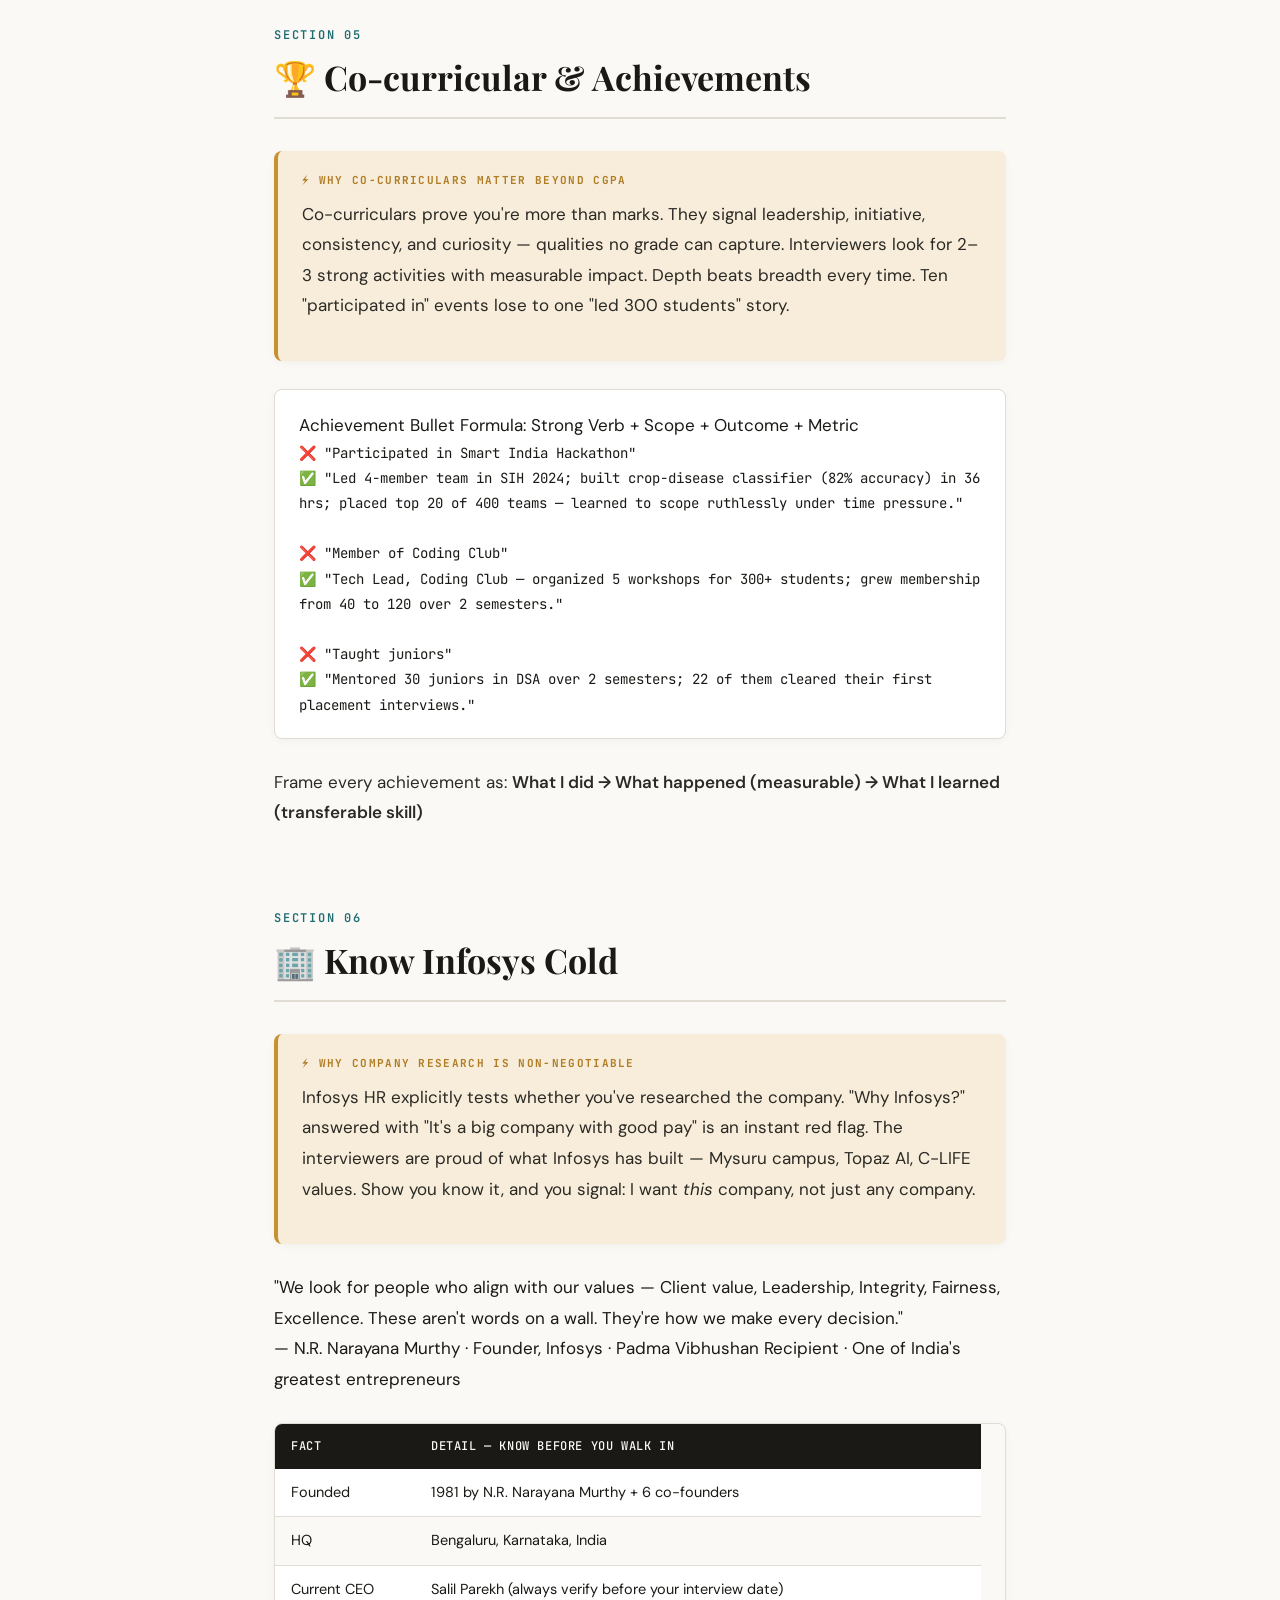
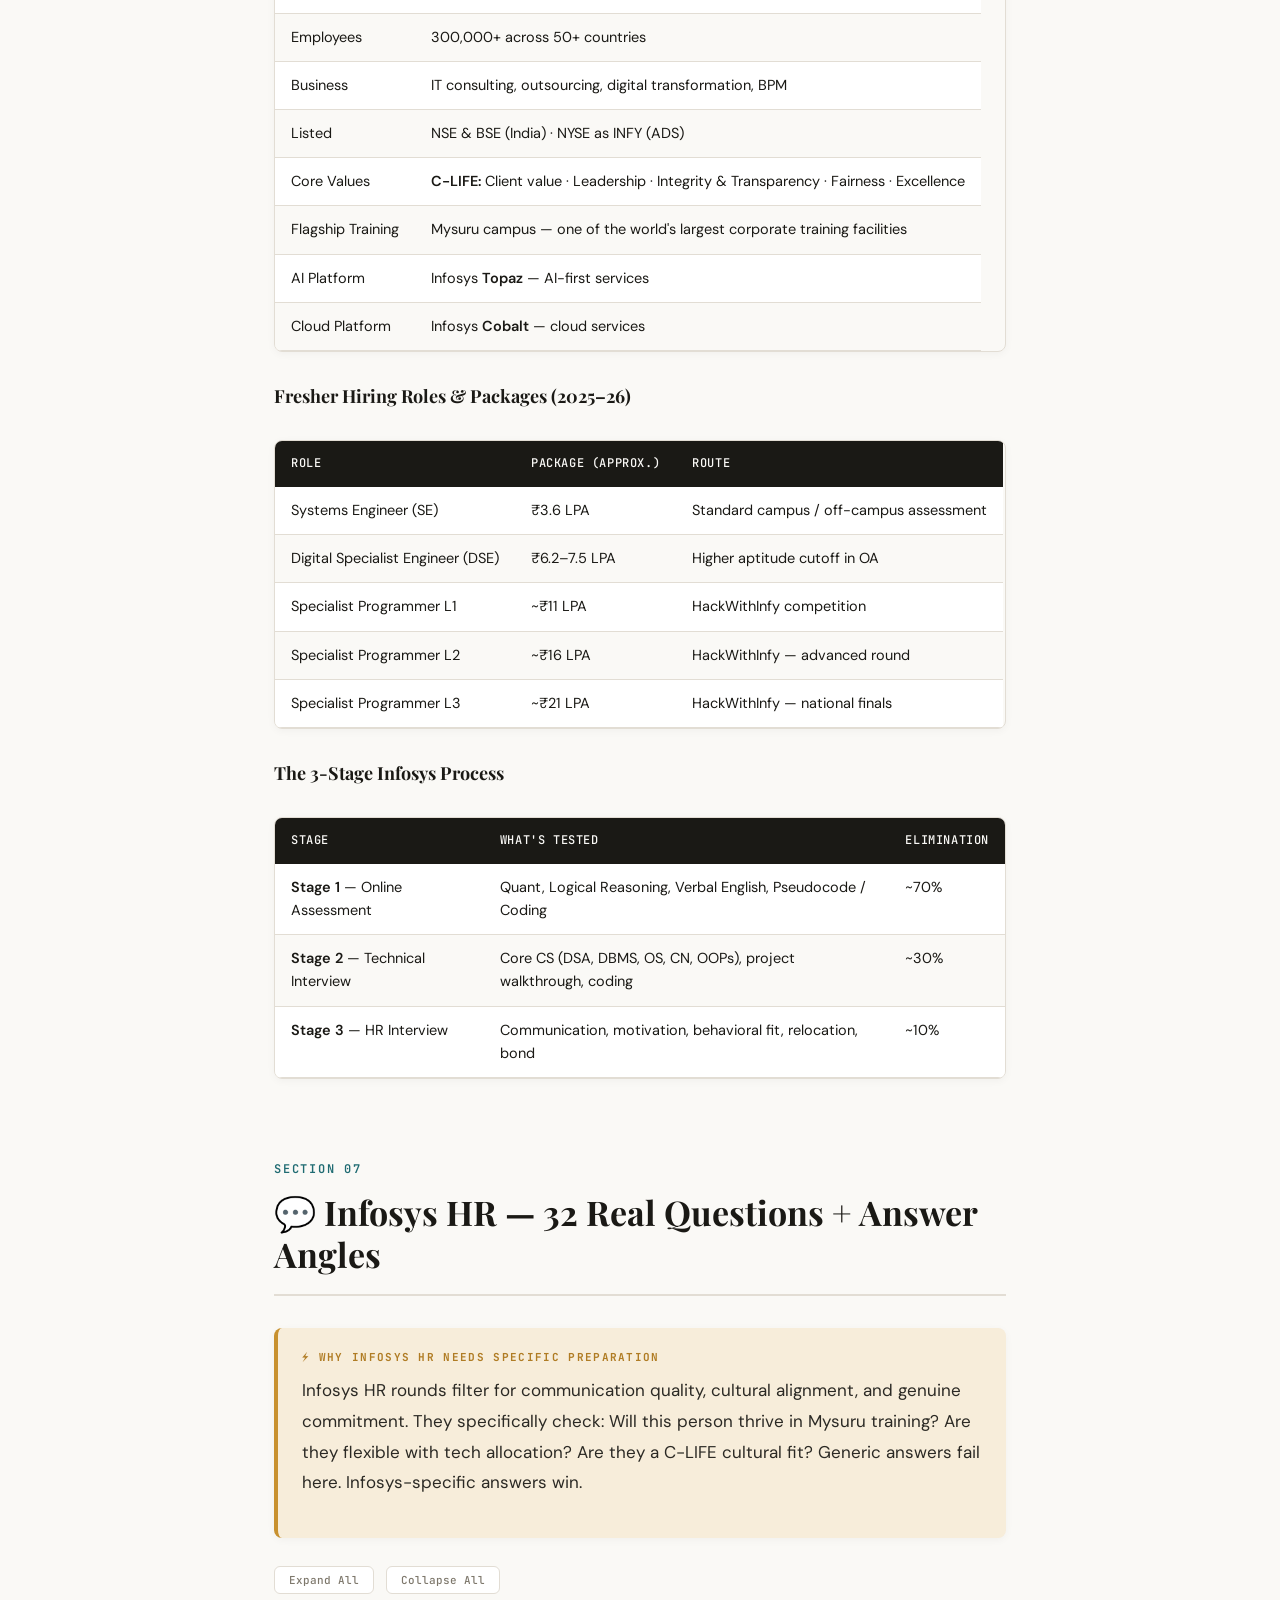
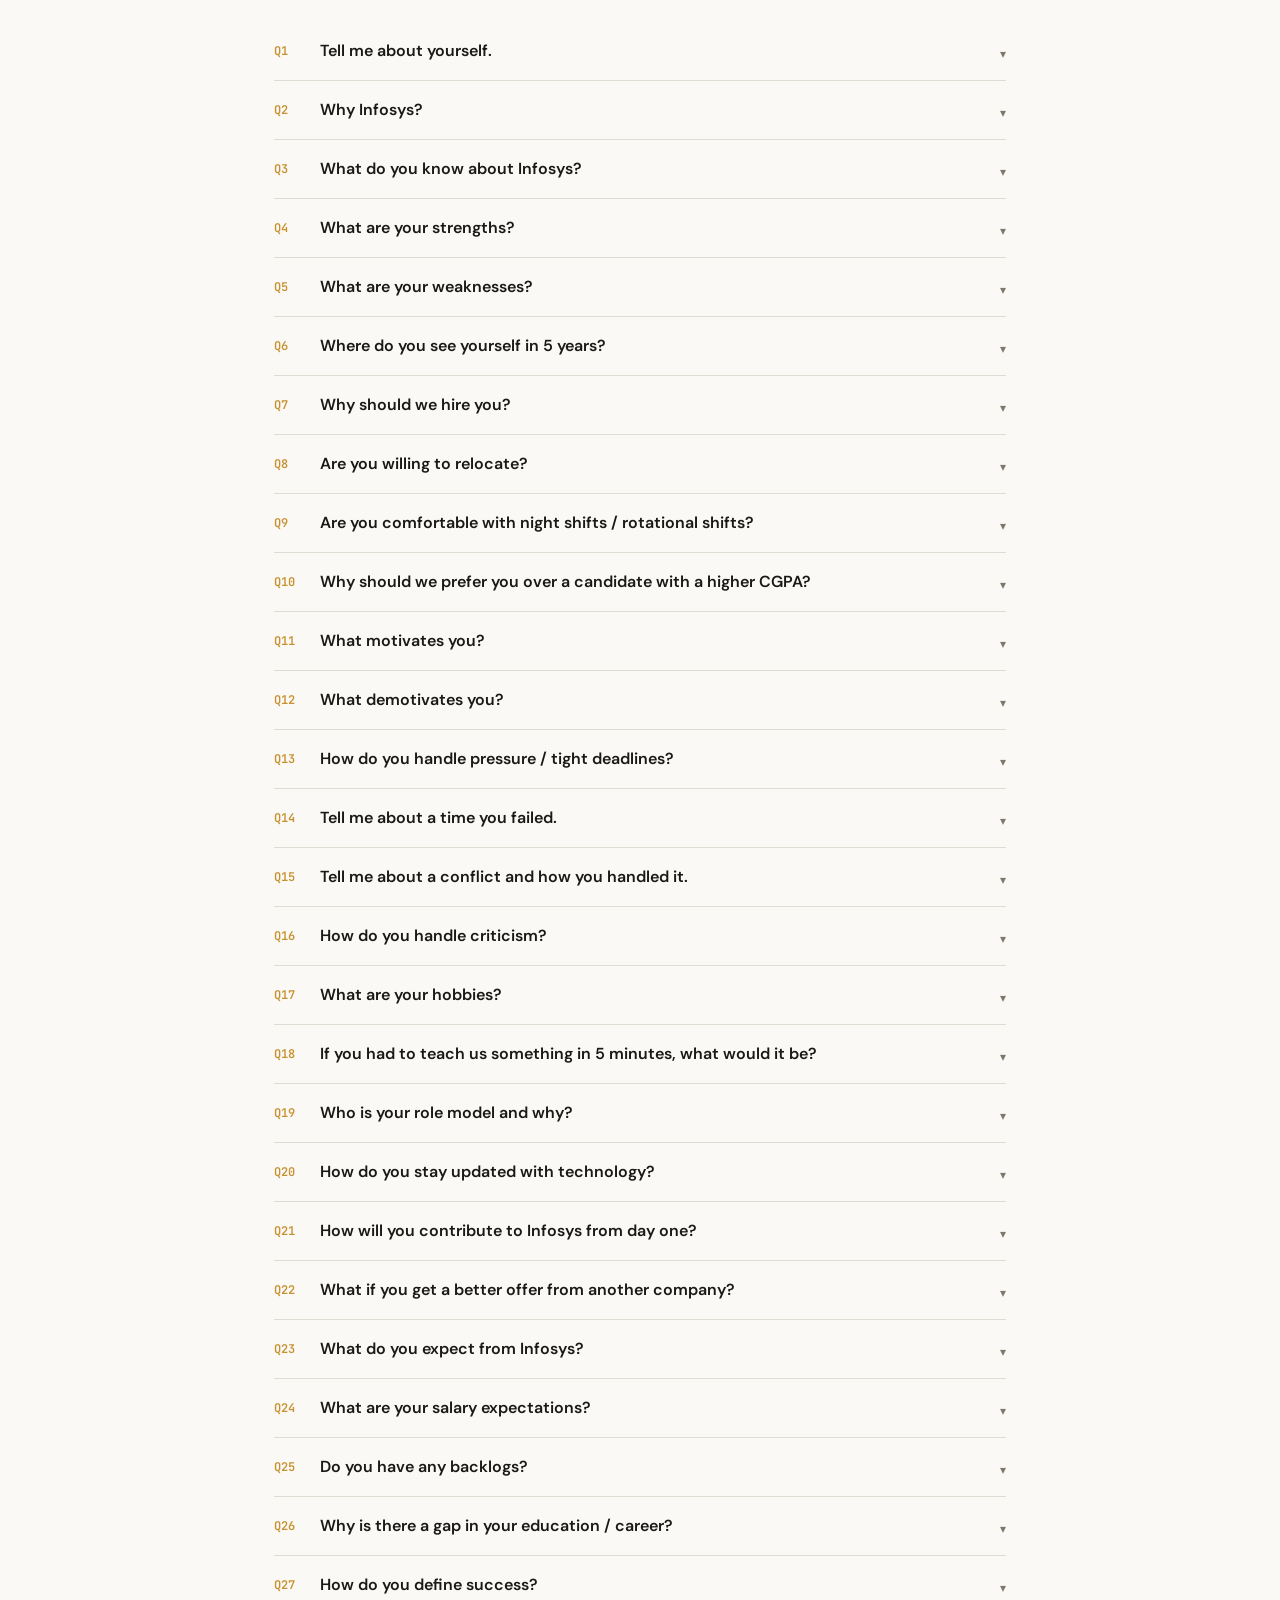
<file: Interview_Material/index.html>
<!DOCTYPE html>
<html lang="en">

<head>
  <meta charset="UTF-8">
  <meta name="viewport" content="width=device-width, initial-scale=1.0">
  <title>How to Crack Your First IT Interview in 2025 — Part 1: The Human Side | The Tech Intel</title>
  <meta name="description"
    content="The complete guide to self-introduction, project explanation, Infosys HR, 50+ behavioral questions, and the frameworks that separate offers from rejections. Part 1 of 2.">
  <meta name="keywords"
    content="Infosys interview 2025, fresher IT interview preparation, how to introduce yourself interview, STAR method behavioral questions, HR interview questions freshers, software engineer interview guide, Infosys HR questions, behavioral interview answers, tell me about yourself answer, projects interview questions">
  <meta name="author" content="The Tech Intel — Priyanshu">
  <meta property="og:title" content="Crack Your First IT Interview 2025 — Part 1: The Human Side | The Tech Intel">
  <meta property="og:description"
    content="Master self-intro, project walkthroughs, and 50+ HR questions with expert-backed frameworks and ready scripts.">
  <meta property="og:type" content="article">
  <meta property="og:site_name" content="The Tech Intel">
  <link rel="preconnect" href="https://fonts.googleapis.com">
  <link
    href="https://fonts.googleapis.com/css2?family=Playfair+Display:ital,wght@0,700;0,900;1,700&family=DM+Sans:wght@300;400;500;600&family=JetBrains+Mono:wght@400;600&display=swap"
    rel="stylesheet">
  <link rel="stylesheet" href="../css/styles.css">
</head>

<body>

  <div id="progress"></div>

  <!-- Drawer -->
  <div id="overlay" onclick="closeDrawer()"></div>
  <div id="drawer">
    <button class="drawer-close" onclick="closeDrawer()">✕</button>
    <div class="drawer-head">Contents — Part 1</div>
    <div class="toc-group">
      <span class="toc-group-label">Foundations</span>
      <a href="#intro">01 · Self-Introduction</a>
      <a href="#projects">02 · Mastering Projects</a>
      <a href="#experience">03 · Experience & Internship</a>
      <a href="#skills">04 · Technical & Soft Skills</a>
      <a href="#cocurr">05 · Co-curricular</a>
    </div>
    <div class="toc-group">
      <span class="toc-group-label">Infosys Specific</span>
      <a href="#infosys">06 · Know Infosys Cold</a>
      <a href="#infosys-hr">07 · Infosys HR — 32 Qs</a>
    </div>
    <div class="toc-group">
      <span class="toc-group-label">HR & Behavioral</span>
      <a href="#hr50">08 · General HR — 50+ Qs</a>
      <a href="#ask">09 · Questions to Ask Back</a>
      <a href="#dos">10 · Do's & Don'ts</a>
      <a href="#frameworks">11 · Unknown Question Framework</a>
      <a href="#mindset">12 · Final Mindset</a>
    </div>
  </div>

  <!-- Nav -->
  <nav class="nav">
    <a href="../index.html" class="nav-brand">The Tech Intel</a>
    <span class="nav-center">Interview Mastery · Part 1 of 2</span>
    <div style="display: flex; gap: 10px;">
      <a href="Part_2_Phases/Phase1_dsa.html" class="nav-btn" style="text-decoration: none;">Part 2 ↗</a>
      <button class="nav-btn" onclick="openDrawer()">Contents ↗</button>
    </div>
  </nav>

  <!-- Section strip -->
  <div class="sec-strip">
    <span class="ss-lbl">Jump to:</span>
    <a class="ss-btn" href="#intro">Self-Intro</a>
    <a class="ss-btn" href="#projects">Projects</a>
    <a class="ss-btn" href="#experience">Experience</a>
    <a class="ss-btn" href="#skills">Skills</a>
    <a class="ss-btn" href="#cocurr">Co-curricular</a>
    <a class="ss-btn" href="#infosys">Infosys</a>
    <a class="ss-btn" href="#infosys-hr">HR 32 Qs</a>
    <a class="ss-btn" href="#hr50">Behavioral 50+</a>
    <a class="ss-btn" href="#ask">Ask Back</a>
    <a class="ss-btn" href="#dos">Dos/Don'ts</a>
    <a class="ss-btn" href="#frameworks">Frameworks</a>
    <a class="ss-btn" href="#mindset">Mindset</a>
  </div>

  <!-- Hero -->
  <header class="hero">
    <div class="hero-label">✦ Part 1 of 2 · The Human Side · April 2025</div>
    <h1>How to Crack Your First IT Interview in 2025<br><em>The Human Side</em></h1>
    <p class="hero-sub">Master self-introduction, project walk-throughs, Infosys HR, and 50+ behavioral questions — with
      expert frameworks, ready-to-use scripts, and every question you'll face.</p>
    <div class="hero-meta">
      <span>✍ The Tech Intel</span>
      <span>⏱ ~45 min read</span>
      <span>🎯 Infosys · IT Freshers 2025</span>
      <span>📋 300+ Questions Total</span>
    </div>
  </header>

  <!-- Main -->
  <main class="main">

    <p class="lead" style="margin-top:48px;">Every year, hundreds of thousands of freshers walk into IT company
      interviews armed with knowledge — and walk out empty-handed. Not because they didn't know enough. Because they
      didn't know how to <strong>show</strong> what they knew.</p>

    <p>This is Part 1 of a two-part interview bible built for freshers targeting Infosys and peer IT companies in 2025.
      Part 1 covers the <strong>human side</strong> — how you present yourself, explain your work, and answer every
      behavioral question. Part 2 covers the technical core: DSA, SQL, OOPs, DBMS, OS, CN, and System Design.</p>

    <div class="pill-row">
      <a class="pill" href="#intro">📢 Self-Intro</a>
      <a class="pill" href="#projects">📁 Projects</a>
      <a class="pill" href="#experience">💼 Experience</a>
      <a class="pill" href="#skills">🛠 Skills</a>
      <a class="pill" href="#infosys">🏢 Infosys</a>
      <a class="pill" href="#infosys-hr">💬 HR 32 Qs</a>
      <a class="pill" href="#hr50">🎯 Behavioral 50+</a>
      <a class="pill" href="#ask">🤔 Ask Back</a>
      <a class="pill" href="#dos">✅ Dos/Don'ts</a>
      <a class="pill" href="#mindset">🌟 Mindset</a>
    </div>



    <!-- ====================================================
     SECTION 1: SELF-INTRODUCTION
     ==================================================== -->
    <section id="intro">
      <div class="sec-head">
        <div class="sec-eyebrow">Section 01</div>
        <h2>🎤 How to Introduce Yourself</h2>
      </div>

      <div class="why">
        <div class="why-label">⚡ Why This Is the #1 Skill</div>
        <p>The first 60 seconds of any interview set the emotional tone for everything that follows. A crisp, confident
          intro signals: "I know who I am and why I'm here." Interviewers form preliminary judgments within 90 seconds.
          Your opener is your resume's live trailer. Get this wrong and you spend the rest of the interview recovering.
          Get it right and every other question becomes easier.</p>
      </div>

      <div class="quote-block">
        <blockquote>"Tell me about yourself is not a question — it's an invitation to pitch. Candidates who treat it as
          casual conversation lose it in the first 20 seconds."</blockquote>
        <div class="quote-src">— Laszlo Bock · Former SVP People Operations, Google · Author, "Work Rules!"</div>
      </div>

      <h3 style="font-family:'Playfair Display',serif;font-size:22px;margin:28px 0 16px;">The Formula: Present → Past →
        Future → Value</h3>

      <div class="fw-grid">
        <div class="fw-card">
          <div class="fw-letter">P</div>
          <h4>Present</h4>
          <p>Who you are today — name, degree, current focus or final-year status</p>
        </div>
        <div class="fw-card">
          <div class="fw-letter">P</div>
          <h4>Past</h4>
          <p>Relevant background — your strongest project, internship, or achievement</p>
        </div>
        <div class="fw-card">
          <div class="fw-letter">F</div>
          <h4>Future</h4>
          <p>What you want — the role, the domain, your growth goal</p>
        </div>
        <div class="fw-card">
          <div class="fw-letter">V</div>
          <h4>Value</h4>
          <p>Why you're a fit — one bridge sentence connecting you to this company specifically</p>
        </div>
      </div>

      <h3 style="font-family:'Playfair Display',serif;font-size:20px;margin:28px 0 10px;">Format 1 — 30-Second Elevator
        Pitch</h3>
      <p><span class="tag">Networking Events</span> <span class="tag">HR Small-Talk</span> <span class="tag">LinkedIn
          Videos</span></p>
      <div class="formula"><span class="formula-label">Template</span>
        <div class="formula-body">Hi, I'm [Name], a [year] [Degree] graduate from [College].<br>I've built [1 project —
          5 words] and I'm strong in [2 skills].<br>I'm looking to start my career as a [role] where I can apply what
          I've learned and grow fast.</div>
      </div>
      <div class="sample">
        <div class="sample-label">✅ Sample (Filled)</div>
        <p>"Hi, I'm Ananya Sharma, a 2025 CSE graduate from VIT. I've built a full-stack library management system using
          Java and MySQL, and I'm strong in DSA and SQL. I'm looking to start my career as a Software Engineer at
          Infosys where I can apply my skills on real enterprise systems and grow into a specialist role."</p>
      </div>

      <h3 style="font-family:'Playfair Display',serif;font-size:20px;margin:28px 0 10px;">Format 2 — 1-Minute Default
        (Most Used)</h3>
      <p><span class="tag">Technical Round</span> <span class="tag">HR Round</span> <span class="tag">Virtual
          Interviews</span></p>
      <div class="formula"><span class="formula-label">7-Line Blueprint</span>
        <div class="formula-body">[LINE 1] Good morning/afternoon, I'm [Name], a [year] graduate in [Degree] from
          [College] with a [CGPA] CGPA.<br>[LINES 2-3] During my degree, I built strong foundations in [subject 1],
          [subject 2], [subject 3]. I'm particularly strong in [primary skill].<br>[LINES 4-5] I've applied these in
          projects like [Project 1 — one-line impact] and [Project 2]. My [best project] taught me how to [specific
          concrete learning].<br>[LINE 6] Outside academics, I [1 line — club / hackathon / teaching].<br>[LINE 7] I'm
          excited about [Company] because [1 specific reason], and I'm confident I can contribute as a [role].</div>
      </div>

      <h3 style="font-family:'Playfair Display',serif;font-size:20px;margin:28px 0 10px;">Format 3 — 2-Minute Extended
        ("Walk Me Through Your Journey")</h3>
      <p>Structure: <strong>Education → Technical Skills → 1 Deep Project → 1 Soft Skill Story → Career Goals → Why This
          Company</strong></p>
      <div class="sample">
        <div class="sample-label">✅ Infosys-Optimized Sample (2 Minutes)</div>
        <p>"Good morning, my name is Rohan Verma. I completed my B.Tech in Computer Science from IIIT Lucknow in 2025
          with a CGPA of 8.4. I picked computer science because I've always been curious about how software scales — how
          a single line of code can serve millions of users. Through my degree I built strong foundations in Data
          Structures, DBMS, Operating Systems, and Computer Networks, and I work comfortably in Java and
          Python.<br><br>My most meaningful project was a Real-Time Bus Tracking System. My team built a React Native
          app backed by a Node.js server that pulled GPS coordinates every 15 seconds over WebSockets. I owned the
          backend. The hardest challenge: our naive polling design was draining batteries. I rewrote it to push-only
          updates, cutting battery use by ~40%. That taught me good engineering isn't just 'does it work' — it's 'does
          it work responsibly at scale.'<br><br>Beyond academics, I mentored junior batches in our coding club for two
          semesters — teaching me patience and how to explain hard things simply.<br><br>Looking forward, I want to
          start my career at a company that trains me in enterprise-grade systems and gives me real global client
          exposure. Infosys fits exactly — the Mysuru training, the Topaz AI platform, and the Digital Specialist growth
          tracks are the environment where I'll grow fastest. That's why I'm here."</p>
      </div>

      <div class="warn">
        <div class="warn-label">⚠ Common Intro Mistakes — Never Do These</div>
        <p>Reading memorized lines with zero eye contact (sounds robotic). Listing every skill the interviewer already
          has on your resume. Starting with hobbies before technical identity. Using empty adjectives ("I'm hardworking,
          passionate, dedicated…"). Speaking 3+ minutes and losing the interviewer. Ending with "that's all about me" —
          end with a value line instead.</p>
      </div>

      <h3 style="font-family:'Playfair Display',serif;font-size:20px;margin:28px 0 10px;">Introduction — All 6 Interview
        Questions</h3>
      <div class="xp"><button class="xp-btn" onclick="xpAll('q-intro')">Expand All</button><button class="xp-btn"
          onclick="xpNone('q-intro')">Collapse All</button></div>
      <div class="qa-wrap" id="q-intro">
        <div class="qa-item"><button class="qa-btn" onclick="toggleQ(this)"><span class="qa-num">Q1</span>Tell me about
            yourself.<span class="qa-icon">▾</span></button>
          <div class="qa-body">
            <p>Use Present → Past → Future → Value. For 1 minute: name + degree + college → top 2 technical strengths →
              best project in one impactful line → one soft-skill proof → close with why you're excited about this
              company. Never list skills the interviewer already has on paper — tell a story.</p>
            <div class="tip">💡 Infosys angle: end with a specific reference to Mysuru training, global client exposure,
              or Topaz / Cobalt growth tracks.</div>
          </div>
        </div>
        <div class="qa-item"><button class="qa-btn" onclick="toggleQ(this)"><span class="qa-num">Q2</span>Walk me
            through your resume.<span class="qa-icon">▾</span></button>
          <div class="qa-body">
            <p>Don't read it — tell the story. Structure chronologically: Education → most impactful project →
              internship (if any) → co-curricular highlights → aspirations. Take 90–120 seconds. Pause at your most
              interesting point to invite follow-up questions.</p>
          </div>
        </div>
        <div class="qa-item"><button class="qa-btn" onclick="toggleQ(this)"><span class="qa-num">Q3</span>Describe
            yourself in 3 words.<span class="qa-icon">▾</span></button>
          <div class="qa-body">
            <p>Pick 3 you can back up instantly with a one-liner proof. "Curious, methodical, reliable." Then: "Curious
              — I learn a new concept every weekend. Methodical — I always sketch the design before writing a line of
              code. Reliable — in my final-year project, I was the only member who never missed a milestone."</p>
          </div>
        </div>
        <div class="qa-item"><button class="qa-btn" onclick="toggleQ(this)"><span class="qa-num">Q4</span>How would your
            friends describe you?<span class="qa-icon">▾</span></button>
          <div class="qa-body">
            <p>2–3 traits + a concrete anonymized story backing each. Show the human side genuinely. "My friends call me
              the one who actually ships side projects — they've seen me launch 4 things in the past year while most
              ideas stay ideas."</p>
          </div>
        </div>
        <div class="qa-item"><button class="qa-btn" onclick="toggleQ(this)"><span class="qa-num">Q5</span>What makes you
            unique?<span class="qa-icon">▾</span></button>
          <div class="qa-body">
            <p>One real differentiator — not "I work hard." Something like: "I've been writing a weekly tech newsletter
              for 8 months to 400 subscribers. Explaining complex AI concepts in plain English makes me better at code
              reviews, documentation, and eventually at client communication."</p>
          </div>
        </div>
        <div class="qa-item"><button class="qa-btn" onclick="toggleQ(this)"><span class="qa-num">Q6</span>What is your
            biggest achievement?<span class="qa-icon">▾</span></button>
          <div class="qa-body">
            <p>Not necessarily award-based. "My biggest achievement is consistency — I've maintained a daily coding
              practice for 400 days, which is why I'm confident answering any DSA question here. Discipline is a skill,
              and I've proven I have it." If you have a specific measurable win (hackathon placement, open-source PR,
              research paper), lead with that.</p>
          </div>
        </div>
      </div>
    </section>

    <!-- ====================================================
     SECTION 2: PROJECTS
     ==================================================== -->
    <section id="projects">
      <div class="sec-head">
        <div class="sec-eyebrow">Section 02</div>
        <h2>📁 Mastering Your Projects</h2>
      </div>

      <div class="why">
        <div class="why-label">⚡ Why Projects Win or Lose Technical Interviews</div>
        <p>Your project section is where most technical interviews are won or lost. Interviewers will drill into one
          project for 15–20 minutes — testing depth, not breadth. If you can't explain your own design decisions,
          debugging story, or trade-offs, you lose credibility on everything else. One well-explained project beats five
          half-understood ones every single time.</p>
      </div>

      <div class="quote-block">
        <blockquote>"The best engineers I've interviewed could explain every trade-off in their own projects. They
          didn't just build things — they understood exactly why."</blockquote>
        <div class="quote-src">— Gayle Laakmann McDowell · Author, "Cracking the Coding Interview" · Former Engineer at
          Google, Microsoft, Apple</div>
      </div>

      <h3 style="font-family:'Playfair Display',serif;font-size:22px;margin:28px 0 14px;">The STAR Method — Universal
        Project Framework</h3>
      <table class="tbl">
        <thead>
          <tr>
            <th>Letter</th>
            <th>Means</th>
            <th>Ask Yourself</th>
          </tr>
        </thead>
        <tbody>
          <tr>
            <td><strong>S — Situation</strong></td>
            <td>Why did this project exist?</td>
            <td>What problem were you solving?</td>
          </tr>
          <tr>
            <td><strong>T — Task</strong></td>
            <td>What was your specific role?</td>
            <td>What were YOU responsible for?</td>
          </tr>
          <tr>
            <td><strong>A — Action</strong></td>
            <td>What did you build?</td>
            <td>Tech choices, architecture, decisions?</td>
          </tr>
          <tr>
            <td><strong>R — Result</strong></td>
            <td>What was the outcome?</td>
            <td>Measurable impact + what you learned?</td>
          </tr>
        </tbody>
      </table>

      <h3 style="font-family:'Playfair Display',serif;font-size:20px;margin:28px 0 10px;">Project Explanation Canvas —
        Fill Before Every Interview</h3>
      <div class="formula"><span class="formula-label">For Each Resume Project</span>
        <div class="formula-body">1. ONE-LINE PITCH (what it does in plain English)<br>2. PROBLEM / SITUATION (why it
          needed to exist)<br>3. MY ROLE (specific — not "I did everything")<br>4. TECH STACK & WHY (Frontend / Backend
          / DB — reason for each choice)<br>5. ARCHITECTURE (how the pieces connect — 1 paragraph or sketch)<br>6.
          HARDEST CHALLENGE + HOW I SOLVED IT<br>7. MEASURABLE OUTCOME (speed, accuracy, users, score, time saved)<br>8.
          WHAT I LEARNED<br>9. WHAT I'D DO DIFFERENTLY</div>
      </div>

      <div class="info">
        <p>📌 <strong>Max 2–3 projects on your resume.</strong> Interviewers will dig into the weakest one. Quality
          beats quantity — go deep on 2, not shallow on 8.</p>
      </div>

      <h3 style="font-family:'Playfair Display',serif;font-size:20px;margin:28px 0 10px;">20 Project-Based Interview
        Questions — With Answer Angles</h3>
      <div class="xp"><button class="xp-btn" onclick="xpAll('q-proj')">Expand All</button><button class="xp-btn"
          onclick="xpNone('q-proj')">Collapse All</button></div>
      <div class="qa-wrap" id="q-proj">
        <div class="qa-item"><button class="qa-btn" onclick="toggleQ(this)"><span class="qa-num">Q1</span>Walk me
            through your most complex project end-to-end.<span class="qa-icon">▾</span></button>
          <div class="qa-body">
            <p>Use full STAR. Start with the problem (Situation), your specific ownership (Task), technical choices and
              challenges (Action), close with quantified result + what you learned. Keep it to 3 minutes. The
              interviewer will interrupt to drill deeper — that's a great sign.</p>
          </div>
        </div>
        <div class="qa-item"><button class="qa-btn" onclick="toggleQ(this)"><span class="qa-num">Q2</span>Why did you
            choose [specific tech / framework]?<span class="qa-icon">▾</span></button>
          <div class="qa-body">
            <p>Never "because everyone uses it." Always: "I evaluated X vs Y. I chose X because [specific reason —
              performance, ecosystem, constraint, team familiarity]." Example: "I chose MongoDB over MySQL because our
              product schema was highly variable across categories. A flexible schema eliminated schema migration
              overhead at our early stage."</p>
          </div>
        </div>
        <div class="qa-item"><button class="qa-btn" onclick="toggleQ(this)"><span class="qa-num">Q3</span>What was the
            hardest bug you faced and how did you debug it?<span class="qa-icon">▾</span></button>
          <div class="qa-body">
            <p>Pick a real, concrete debugging story: what the symptom was → what you tried first → what didn't work →
              how you finally traced it → what you learned about debugging discipline. Mention a specific tool or
              technique — logs, binary search debugging, step-through debugger, rubber duck method.</p>
          </div>
        </div>
        <div class="qa-item"><button class="qa-btn" onclick="toggleQ(this)"><span class="qa-num">Q4</span>How did your
            team divide work?<span class="qa-icon">▾</span></button>
          <div class="qa-body">
            <p>Be specific about YOUR ownership — don't claim "I did everything." "I owned the backend API and database
              schema. [Name] handled the React frontend. I wrote the API contract both sides agreed to before building
              independently. I was also the integrator — I merged all branches before each demo."</p>
          </div>
        </div>
        <div class="qa-item"><button class="qa-btn" onclick="toggleQ(this)"><span class="qa-num">Q5</span>What would you
            change if you rebuilt this today?<span class="qa-icon">▾</span></button>
          <div class="qa-body">
            <p>Intellectual honesty wins points. "I'd add structured logging from day one — debugging blind was painful.
              I'd write the API contract before building frontend and backend separately — coupling caused a week of
              rework. I'd containerize with Docker — manual deployment was fragile and non-reproducible."</p>
          </div>
        </div>
        <div class="qa-item"><button class="qa-btn" onclick="toggleQ(this)"><span class="qa-num">Q6</span>How would this
            project behave with 1 million users?<span class="qa-icon">▾</span></button>
          <div class="qa-body">
            <p>Scale thinking test. Identify your current bottlenecks clearly: "Currently the database is the first
              bottleneck — all reads/writes hit a single MySQL instance. I'd add Redis cache for frequently read data,
              read replicas for the DB, and horizontally scale the backend behind a load balancer. The WebSocket server
              is stateful, so I'd use sticky sessions or move session state to Redis."</p>
          </div>
        </div>
        <div class="qa-item"><button class="qa-btn" onclick="toggleQ(this)"><span class="qa-num">Q7</span>What's the
            database schema? Can you draw it?<span class="qa-icon">▾</span></button>
          <div class="qa-body">
            <p>Sketch confidently. Mention: entity names, primary keys, foreign keys, relationships (1:many, many:many),
              normalization decisions. "I had 4 tables: Users (id, name, email), Products (id, name, price,
              category_id), Orders (id, user_id, created_at), OrderItems (order_id, product_id, quantity, unit_price)."
            </p>
          </div>
        </div>
        <div class="qa-item"><button class="qa-btn" onclick="toggleQ(this)"><span class="qa-num">Q8</span>How did you
            handle authentication?<span class="qa-icon">▾</span></button>
          <div class="qa-body">
            <p>"JWT-based. On login, server validates credentials, generates a signed JWT with 24-hour expiry, returns
              it. Client stores in localStorage and sends in the Authorization header on each request. Server validates
              via middleware on every protected route." If you used sessions or OAuth, describe those specifically.</p>
          </div>
        </div>
        <div class="qa-item"><button class="qa-btn" onclick="toggleQ(this)"><span class="qa-num">Q9</span>What tests did
            you write?<span class="qa-icon">▾</span></button>
          <div class="qa-body">
            <p>Be honest. If you didn't: "I didn't write automated tests — that's a gap I'd fix first. Going forward:
              unit tests for core business logic with JUnit, integration tests for API endpoints, aiming for 80%+
              coverage on the service layer."</p>
          </div>
        </div>
        <div class="qa-item"><button class="qa-btn" onclick="toggleQ(this)"><span class="qa-num">Q10</span>Did you use
            version control? What was your branch strategy?<span class="qa-icon">▾</span></button>
          <div class="qa-body">
            <p>"Yes, Git with GitHub. Feature branches off main — one branch per feature. Before merging, we opened a
              pull request and at least one teammate reviewed it. Three main branches: main (production), develop
              (integration), feature branches for individual work."</p>
          </div>
        </div>
        <div class="qa-item"><button class="qa-btn" onclick="toggleQ(this)"><span class="qa-num">Q11</span>How did you
            deploy it?<span class="qa-icon">▾</span></button>
          <div class="qa-body">
            <p>Name the platform specifically. "Frontend on Vercel (auto-deploys from GitHub main). Backend on Render
              via Dockerfile. Database on PlanetScale (serverless MySQL)." If manual: "I'd now add CI/CD via GitHub
              Actions to automate builds, tests, and deploys on every push."</p>
          </div>
        </div>
        <div class="qa-item"><button class="qa-btn" onclick="toggleQ(this)"><span class="qa-num">Q12</span>What's the
            biggest weakness in your project?<span class="qa-icon">▾</span></button>
          <div class="qa-body">
            <p>Intellectual honesty scores points here. "No observability — no structured logging, no monitoring, no
              alerting. If something breaks in production I'd be debugging blind. First improvements: Winston logging,
              Sentry for error tracking, and an uptime monitor with alert integration."</p>
          </div>
        </div>
        <div class="qa-item"><button class="qa-btn" onclick="toggleQ(this)"><span class="qa-num">Q13</span>How did you
            handle errors / edge cases?<span class="qa-icon">▾</span></button>
          <div class="qa-body">
            <p>Name specific cases: "Empty search results (graceful 'no results' UI). API rate limits (429 retry with
              exponential backoff). Invalid city inputs (client-side validation before API call). Network failures
              (try-catch with user-facing error toast). Known gap: auth token expiry isn't handled gracefully — I'd add
              a refresh token mechanism next."</p>
          </div>
        </div>
        <div class="qa-item"><button class="qa-btn" onclick="toggleQ(this)"><span class="qa-num">Q14</span>If I asked
            you to add [feature X], where would you start?<span class="qa-icon">▾</span></button>
          <div class="qa-body">
            <p>Show structured thinking: "I'd first clarify the requirements — what exactly does [feature X] need to do?
              Then check if it needs a new DB table or just a new API endpoint. I'd write the API spec first, then unit
              tests for the new logic, then the implementation. Estimate: [X] days."</p>
          </div>
        </div>
        <div class="qa-item"><button class="qa-btn" onclick="toggleQ(this)"><span class="qa-num">Q15</span>What's the
            time and space complexity of your core algorithm?<span class="qa-icon">▾</span></button>
          <div class="qa-body">
            <p>You must know this for your primary algorithm. State in Big-O. "Linear search on products is O(n) time,
              O(1) space. After I added a database index on the search column, it became O(log n) for indexed DB lookups
              via a B-tree."</p>
          </div>
        </div>
        <div class="qa-item"><button class="qa-btn" onclick="toggleQ(this)"><span class="qa-num">Q16</span>What APIs did
            you use? What if one went down?<span class="qa-icon">▾</span></button>
          <div class="qa-body">
            <p>Name the API and its purpose. For resilience: "I'd add a circuit breaker — if the API fails more than N
              times in M seconds, stop calling it and serve a cached fallback or degraded UI. I'd set up an uptime
              monitor and alert on failures with a backup provider ready."</p>
          </div>
        </div>
        <div class="qa-item"><button class="qa-btn" onclick="toggleQ(this)"><span class="qa-num">Q17</span>How did you
            secure the app against SQL injection, XSS, CSRF?<span class="qa-icon">▾</span></button>
          <div class="qa-body">
            <p><strong>SQL injection:</strong> parameterized queries / prepared statements — never concatenate user
              input into SQL strings. <strong>XSS:</strong> escape all user-provided HTML; React does this by default.
              Add Content-Security-Policy headers. <strong>CSRF:</strong> SameSite cookies or CSRF tokens for
              state-changing operations. <strong>General:</strong> HTTPS always, input validation both client and
              server, principle of least privilege for DB accounts.</p>
          </div>
        </div>
        <div class="qa-item"><button class="qa-btn" onclick="toggleQ(this)"><span class="qa-num">Q18</span>Did you ever
            feel like giving up? What got you through?<span class="qa-icon">▾</span></button>
          <div class="qa-body">
            <p>Human honesty wins here. "Yes — when the WebSocket connection kept dropping under load and I couldn't
              figure out why for 3 days. I broke it down: isolated the problem to a single server, then worked backward
              through logs. I posted in a Discord community and got a hint about connection limits. The fix was 4 lines
              of code. The persistence taught me more than the code did."</p>
          </div>
        </div>
        <div class="qa-item"><button class="qa-btn" onclick="toggleQ(this)"><span class="qa-num">Q19</span>What did your
            teammate do that you disagreed with?<span class="qa-icon">▾</span></button>
          <div class="qa-body">
            <p>"My teammate wanted to store the entire user object in the JWT. I disagreed — JWTs can't be invalidated
              before expiry, and a large payload means bigger headers on every request. I showed him specific security
              examples. We moved to storing only user ID in the token. He thanked me a month later when we needed to
              rotate permissions."</p>
          </div>
        </div>
        <div class="qa-item"><button class="qa-btn" onclick="toggleQ(this)"><span class="qa-num">Q20</span>What's one
            thing you're genuinely proud of in this project?<span class="qa-icon">▾</span></button>
          <div class="qa-body">
            <p>Be specific — not generic. "I'm most proud of the battery optimization fix. I found the bottleneck myself
              through profiling, proposed the architectural change, implemented it, and measured the improvement
              end-to-end. That felt like real engineering — not following a tutorial."</p>
          </div>
        </div>
      </div>

      <div class="warn">
        <div class="warn-label">⚠ Project Red Flags — Never Do These</div>
        <p>Listing 8 projects on your resume (they'll dig into the weakest one). Claiming team projects as solo work.
          Using tech you can't explain when probed. Copying a YouTube tutorial verbatim. No GitHub link or broken demo
          link. Not being able to run the project live during the interview.</p>
      </div>
    </section>

    <!-- ====================================================
     SECTION 3: EXPERIENCE
     ==================================================== -->
    <section id="experience">
      <div class="sec-head">
        <div class="sec-eyebrow">Section 03</div>
        <h2>💼 Experience & Internship</h2>
      </div>

      <div class="why">
        <div class="why-label">⚡ Why No Internship Isn't a Dealbreaker</div>
        <p>Most freshers don't have formal internships — and that's completely fine. What interviewers are really
          measuring is: can you demonstrate real-world application of your knowledge? A personal project, open-source
          contribution, hackathon win, or mentoring experience all qualify. The absence of an internship is only a
          weakness if you have nothing to substitute it with.</p>
      </div>

      <h3 style="font-family:'Playfair Display',serif;font-size:20px;margin:0 0 14px;">If You Have NO Internship —
        Template Answer</h3>
      <div class="sample">
        <div class="sample-label">✅ Template</div>
        <p>"I haven't done a formal internship yet — I chose to invest that time in [specific alternative]: I built
          [project], contributed to [open-source/hackathon], and completed [certifications]. For example, on [project] I
          handled [specific responsibility], which taught me [real lesson]. I'm now looking to apply this self-built
          foundation in a professional team environment."</p>
      </div>

      <table class="tbl">
        <thead>
          <tr>
            <th>Alternative</th>
            <th>How to Frame It</th>
          </tr>
        </thead>
        <tbody>
          <tr>
            <td>Personal projects</td>
            <td>"I built X end-to-end, including [specific hard engineering challenge]"</td>
          </tr>
          <tr>
            <td>Open-source contributions</td>
            <td>"I contributed to [repo] — merged PRs on [specific feature]"</td>
          </tr>
          <tr>
            <td>Hackathons</td>
            <td>"At [hackathon], in 36 hours we built [X] and placed [rank]"</td>
          </tr>
          <tr>
            <td>Teaching / mentoring</td>
            <td>"I mentored 20 juniors in DSA — taught me to explain complex ideas at scale"</td>
          </tr>
          <tr>
            <td>Certifications</td>
            <td>"Completed Andrew Ng's ML Specialization / DeepLearning.AI GenAI / NPTEL"</td>
          </tr>
          <tr>
            <td>Research / papers</td>
            <td>"Co-authored a paper on [topic] under Prof. [name]"</td>
          </tr>
          <tr>
            <td>Freelance work</td>
            <td>"Built a website for a local business — increased their online inquiries by [X%]"</td>
          </tr>
        </tbody>
      </table>

      <h3 style="font-family:'Playfair Display',serif;font-size:20px;margin:28px 0 10px;">If You Have an Internship —
        How to Explain It</h3>
      <p>Structure: <strong>Company + Duration + Team + Your Role + Concrete Achievement + Learning</strong></p>
      <div class="sample">
        <div class="sample-label">✅ Sample (Strong Internship Answer)</div>
        <p>"I interned at XYZ Technologies for 8 weeks in summer 2024 as a Software Engineering Intern on their Data
          Platform team (5 engineers). My role: improve the internal ETL monitoring dashboard. I built a lag-detection
          feature — the pipeline processed ~10 million rows nightly and sometimes fell behind silently. I added a Python
          + Airflow monitoring job that compared expected vs actual row counts per stage and posted Slack alerts when
          deviation exceeded 5%. The team caught 3 pipeline failures in my second month that would have gone unnoticed
          for days. Biggest learning: engineering at scale is as much about observability as about features."</p>
      </div>
    </section>

    <!-- ====================================================
     SECTION 4: SKILLS
     ==================================================== -->
    <section id="skills">
      <div class="sec-head">
        <div class="sec-eyebrow">Section 04</div>
        <h2>🛠 Technical & Soft Skills</h2>
      </div>

      <div class="why">
        <div class="why-label">⚡ The Golden Rule of Skills</div>
        <p>Every skill on your resume is fair game for a question. The iron rule: <strong>never list a skill you can't
            defend with a project, a live code example, and three technical pitfalls in under two minutes.</strong>
          Lying about skills is the fastest path to rejection — and it destroys your credibility on everything else the
          moment you're caught.</p>
      </div>

      <div class="formula"><span class="formula-label">4-Question Skill Audit — Run Before Every Interview</span>
        <div class="formula-body">1. Can I explain this to a non-technical person in 30 seconds?<br>2. Can I write 20
          lines of code in this right now, without Google?<br>3. Can I name 3 pitfalls / gotchas / common mistakes in
          this?<br>4. Do I have a project or real use case I can point to?<br><br>If any answer is "no" — remove it from
          the resume, or skill up before applying.</div>
      </div>

      <div class="quote-block">
        <blockquote>"The best predictor of future job performance is past behavior in similar situations. Every
          soft-skill claim needs a story to back it up."</blockquote>
        <div class="quote-src">— Jeff Weiner · Former CEO of LinkedIn · Executive Chairman, LinkedIn</div>
      </div>

      <h3 style="font-family:'Playfair Display',serif;font-size:20px;margin:28px 0 12px;">Soft Skills — Never Claim,
        Always Prove</h3>
      <table class="tbl">
        <thead>
          <tr>
            <th>Soft Skill</th>
            <th>Weak Claim ❌</th>
            <th>Strong Proof ✅</th>
          </tr>
        </thead>
        <tbody>
          <tr>
            <td>Communication</td>
            <td>"I communicate well"</td>
            <td>"Mentored 20 juniors in DSA — explained recursion 40 different ways until each person got it"</td>
          </tr>
          <tr>
            <td>Teamwork</td>
            <td>"I work well in teams"</td>
            <td>"Architecture disagreement → I ran a 1-hour spike on both options; we picked with data, not opinions"
            </td>
          </tr>
          <tr>
            <td>Leadership</td>
            <td>"I'm a natural leader"</td>
            <td>"Tech Lead of coding club — organized 4 workshops for 150+ students, grew club 40→120 members"</td>
          </tr>
          <tr>
            <td>Adaptability</td>
            <td>"I learn fast"</td>
            <td>"Learned React Native in 10 days for a hackathon; shipped a working demo on time"</td>
          </tr>
          <tr>
            <td>Time management</td>
            <td>"I manage time well"</td>
            <td>"24 credits + internship + club in 6th sem — 3-block daily schedule, maintained 8.5 CGPA"</td>
          </tr>
          <tr>
            <td>Problem-solving</td>
            <td>"I'm good at solving problems"</td>
            <td>"Traced a silent data-drift bug through 3 services using logs alone — fixed it in 2 days, saved a week
              of bad reports"</td>
          </tr>
          <tr>
            <td>Attention to detail</td>
            <td>"I'm detail-oriented"</td>
            <td>"Caught a wrong date filter 15 minutes before hackathon deadline during my always-run final end-to-end
              test"</td>
          </tr>
        </tbody>
      </table>
    </section>

    <!-- ====================================================
     SECTION 5: CO-CURRICULAR
     ==================================================== -->
    <section id="cocurr">
      <div class="sec-head">
        <div class="sec-eyebrow">Section 05</div>
        <h2>🏆 Co-curricular & Achievements</h2>
      </div>

      <div class="why">
        <div class="why-label">⚡ Why Co-curriculars Matter Beyond CGPA</div>
        <p>Co-curriculars prove you're more than marks. They signal leadership, initiative, consistency, and curiosity —
          qualities no grade can capture. Interviewers look for 2–3 strong activities with measurable impact. Depth
          beats breadth every time. Ten "participated in" events lose to one "led 300 students" story.</p>
      </div>

      <div class="formula"><span class="formula-label">Achievement Bullet Formula: Strong Verb + Scope + Outcome +
          Metric</span>
        <div class="formula-body">❌ "Participated in Smart India Hackathon"<br>✅ "Led 4-member team in SIH 2024; built
          crop-disease classifier (82% accuracy) in 36 hrs; placed top 20 of 400 teams — learned to scope ruthlessly
          under time pressure."<br><br>❌ "Member of Coding Club"<br>✅ "Tech Lead, Coding Club — organized 5 workshops
          for 300+ students; grew membership from 40 to 120 over 2 semesters."<br><br>❌ "Taught juniors"<br>✅ "Mentored
          30 juniors in DSA over 2 semesters; 22 of them cleared their first placement interviews."</div>
      </div>

      <p>Frame every achievement as: <strong>What I did → What happened (measurable) → What I learned (transferable
          skill)</strong></p>
    </section>

    <!-- ====================================================
     SECTION 6: INFOSYS COMPANY KNOWLEDGE
     ==================================================== -->
    <section id="infosys">
      <div class="sec-head">
        <div class="sec-eyebrow">Section 06</div>
        <h2>🏢 Know Infosys Cold</h2>
      </div>

      <div class="why">
        <div class="why-label">⚡ Why Company Research Is Non-Negotiable</div>
        <p>Infosys HR explicitly tests whether you've researched the company. "Why Infosys?" answered with "It's a big
          company with good pay" is an instant red flag. The interviewers are proud of what Infosys has built — Mysuru
          campus, Topaz AI, C-LIFE values. Show you know it, and you signal: I want <em>this</em> company, not just any
          company.</p>
      </div>

      <div class="quote-block">
        <blockquote>"We look for people who align with our values — Client value, Leadership, Integrity, Fairness,
          Excellence. These aren't words on a wall. They're how we make every decision."</blockquote>
        <div class="quote-src">— N.R. Narayana Murthy · Founder, Infosys · Padma Vibhushan Recipient · One of India's
          greatest entrepreneurs</div>
      </div>

      <table class="tbl">
        <thead>
          <tr>
            <th>Fact</th>
            <th>Detail — Know Before You Walk In</th>
          </tr>
        </thead>
        <tbody>
          <tr>
            <td>Founded</td>
            <td>1981 by N.R. Narayana Murthy + 6 co-founders</td>
          </tr>
          <tr>
            <td>HQ</td>
            <td>Bengaluru, Karnataka, India</td>
          </tr>
          <tr>
            <td>Current CEO</td>
            <td>Salil Parekh (always verify before your interview date)</td>
          </tr>
          <tr>
            <td>Employees</td>
            <td>300,000+ across 50+ countries</td>
          </tr>
          <tr>
            <td>Business</td>
            <td>IT consulting, outsourcing, digital transformation, BPM</td>
          </tr>
          <tr>
            <td>Listed</td>
            <td>NSE &amp; BSE (India) · NYSE as INFY (ADS)</td>
          </tr>
          <tr>
            <td>Core Values</td>
            <td><strong>C-LIFE:</strong> Client value · Leadership · Integrity &amp; Transparency · Fairness ·
              Excellence</td>
          </tr>
          <tr>
            <td>Flagship Training</td>
            <td>Mysuru campus — one of the world's largest corporate training facilities</td>
          </tr>
          <tr>
            <td>AI Platform</td>
            <td>Infosys <strong>Topaz</strong> — AI-first services</td>
          </tr>
          <tr>
            <td>Cloud Platform</td>
            <td>Infosys <strong>Cobalt</strong> — cloud services</td>
          </tr>
        </tbody>
      </table>

      <h3 style="font-family:'Playfair Display',serif;font-size:18px;margin:24px 0 10px;">Fresher Hiring Roles &amp;
        Packages (2025–26)</h3>
      <table class="tbl">
        <thead>
          <tr>
            <th>Role</th>
            <th>Package (Approx.)</th>
            <th>Route</th>
          </tr>
        </thead>
        <tbody>
          <tr>
            <td>Systems Engineer (SE)</td>
            <td>₹3.6 LPA</td>
            <td>Standard campus / off-campus assessment</td>
          </tr>
          <tr>
            <td>Digital Specialist Engineer (DSE)</td>
            <td>₹6.2–7.5 LPA</td>
            <td>Higher aptitude cutoff in OA</td>
          </tr>
          <tr>
            <td>Specialist Programmer L1</td>
            <td>~₹11 LPA</td>
            <td>HackWithInfy competition</td>
          </tr>
          <tr>
            <td>Specialist Programmer L2</td>
            <td>~₹16 LPA</td>
            <td>HackWithInfy — advanced round</td>
          </tr>
          <tr>
            <td>Specialist Programmer L3</td>
            <td>~₹21 LPA</td>
            <td>HackWithInfy — national finals</td>
          </tr>
        </tbody>
      </table>

      <h3 style="font-family:'Playfair Display',serif;font-size:18px;margin:24px 0 10px;">The 3-Stage Infosys Process
      </h3>
      <table class="tbl">
        <thead>
          <tr>
            <th>Stage</th>
            <th>What's Tested</th>
            <th>Elimination</th>
          </tr>
        </thead>
        <tbody>
          <tr>
            <td><strong>Stage 1</strong> — Online Assessment</td>
            <td>Quant, Logical Reasoning, Verbal English, Pseudocode / Coding</td>
            <td>~70%</td>
          </tr>
          <tr>
            <td><strong>Stage 2</strong> — Technical Interview</td>
            <td>Core CS (DSA, DBMS, OS, CN, OOPs), project walkthrough, coding</td>
            <td>~30%</td>
          </tr>
          <tr>
            <td><strong>Stage 3</strong> — HR Interview</td>
            <td>Communication, motivation, behavioral fit, relocation, bond</td>
            <td>~10%</td>
          </tr>
        </tbody>
      </table>
    </section>

    <!-- ====================================================
     SECTION 7: INFOSYS HR — 32 QUESTIONS
     ==================================================== -->
    <section id="infosys-hr">
      <div class="sec-head">
        <div class="sec-eyebrow">Section 07</div>
        <h2>💬 Infosys HR — 32 Real Questions + Answer Angles</h2>
      </div>

      <div class="why">
        <div class="why-label">⚡ Why Infosys HR Needs Specific Preparation</div>
        <p>Infosys HR rounds filter for communication quality, cultural alignment, and genuine commitment. They
          specifically check: Will this person thrive in Mysuru training? Are they flexible with tech allocation? Are
          they a C-LIFE cultural fit? Generic answers fail here. Infosys-specific answers win.</p>
      </div>

      <div class="xp"><button class="xp-btn" onclick="xpAll('q-infosys-hr')">Expand All</button><button class="xp-btn"
          onclick="xpNone('q-infosys-hr')">Collapse All</button></div>
      <div class="qa-wrap" id="q-infosys-hr">
        <div class="qa-item"><button class="qa-btn" onclick="toggleQ(this)"><span class="qa-num">Q1</span>Tell me about
            yourself.<span class="qa-icon">▾</span></button>
          <div class="qa-body">
            <p>Use 1-minute blueprint from Section 1. Infosys angle: end with a specific reference to the Mysuru
              training program, global client exposure, or Topaz/Cobalt growth tracks. Never say "Infosys is a top
              company" — say something specific about what Infosys uniquely offers that aligns with your own goals.</p>
          </div>
        </div>
        <div class="qa-item"><button class="qa-btn" onclick="toggleQ(this)"><span class="qa-num">Q2</span>Why
            Infosys?<span class="qa-icon">▾</span></button>
          <div class="qa-body">
            <p>Structure: (1) What you admire — Mysuru campus, global client exposure, Topaz AI initiative, C-LIFE
              values; (2) What you want — structured learning + specialist growth tracks; (3) Bridge — connect your
              specific 5-year goal to what Infosys uniquely offers. Avoid generic "big brand" answers at all costs.</p>
          </div>
        </div>
        <div class="qa-item"><button class="qa-btn" onclick="toggleQ(this)"><span class="qa-num">Q3</span>What do you
            know about Infosys?<span class="qa-icon">▾</span></button>
          <div class="qa-body">
            <p>Mention: Founded 1981 by Narayana Murthy + 6 co-founders. HQ Bengaluru. ~300K+ employees across 50+
              countries. Services: IT consulting, digital transformation, BPM, AI (Topaz platform), cloud (Cobalt
              platform). Flagship Mysuru training campus. Core values C-LIFE. Listed on NSE, BSE, and NYSE as INFY.</p>
          </div>
        </div>
        <div class="qa-item"><button class="qa-btn" onclick="toggleQ(this)"><span class="qa-num">Q4</span>What are your
            strengths?<span class="qa-icon">▾</span></button>
          <div class="qa-body">
            <p>Name 2–3 with specific proof each. "Strong problem-solving — 400+ DSA problems solved, can articulate
              time/space trade-offs on demand. Quick learner — picked up React Native in 10 days for a hackathon.
              Reliable — in my final-year project, I was the only member who never missed a milestone across 8 months."
            </p>
          </div>
        </div>
        <div class="qa-item"><button class="qa-btn" onclick="toggleQ(this)"><span class="qa-num">Q5</span>What are your
            weaknesses?<span class="qa-icon">▾</span></button>
          <div class="qa-body">
            <p>Never say "perfectionist" — it's a cliché that signals self-awareness avoidance. Give a real,
              non-disqualifying weakness + active remediation. "I tend to over-prepare presentations — spending 4 hours
              on slides that need 2. I now set a strict 2-hour timebox and ship the 80% version."</p>
          </div>
        </div>
        <div class="qa-item"><button class="qa-btn" onclick="toggleQ(this)"><span class="qa-num">Q6</span>Where do you
            see yourself in 5 years?<span class="qa-icon">▾</span></button>
          <div class="qa-body">
            <p>"Strong individual contributor in [cloud/data/security], having delivered 2–3 impactful client projects,
              ideally mentoring 1–2 juniors. I'd also explore the specialist or tech lead track. And Infosys's learning
              culture makes pursuing a relevant certification along the way very achievable."</p>
          </div>
        </div>
        <div class="qa-item"><button class="qa-btn" onclick="toggleQ(this)"><span class="qa-num">Q7</span>Why should we
            hire you?<span class="qa-icon">▾</span></button>
          <div class="qa-body">
            <p>"I bring strong CS fundamentals, hands-on project experience, and the learning mindset that Infosys's
              training culture rewards. I'm hire-able today and will be productive faster than the average fresher
              because I've already solved real engineering problems — not just coursework."</p>
          </div>
        </div>
        <div class="qa-item"><button class="qa-btn" onclick="toggleQ(this)"><span class="qa-num">Q8</span>Are you
            willing to relocate?<span class="qa-icon">▾</span></button>
          <div class="qa-body">
            <p>"Yes, fully. I actually look forward to the Mysuru experience — from everything I've read, it's one of
              the best onboarding programs in the Indian IT industry." If you have a real constraint: be honest but name
              specific cities you're open to (Mysuru, Pune, Chennai, Hyderabad, Bengaluru).</p>
          </div>
        </div>
        <div class="qa-item"><button class="qa-btn" onclick="toggleQ(this)"><span class="qa-num">Q9</span>Are you
            comfortable with night shifts / rotational shifts?<span class="qa-icon">▾</span></button>
          <div class="qa-body">
            <p>"Yes. I understand global clients sometimes need non-standard hours, and I'm prepared to adapt.
              Delivering for global clients is part of what makes Infosys's reputation what it is, and I want to be part
              of that."</p>
          </div>
        </div>
        <div class="qa-item"><button class="qa-btn" onclick="toggleQ(this)"><span class="qa-num">Q10</span>Why should we
            prefer you over a candidate with a higher CGPA?<span class="qa-icon">▾</span></button>
          <div class="qa-body">
            <p>"CGPA is one data point. What I bring beyond it is [X project / Y measurable outcome]. I'm confident in
              my fundamentals — test me on anything on my resume. A number says what I scored; a conversation shows what
              I can actually do."</p>
          </div>
        </div>
        <div class="qa-item"><button class="qa-btn" onclick="toggleQ(this)"><span class="qa-num">Q11</span>What
            motivates you?<span class="qa-icon">▾</span></button>
          <div class="qa-body">
            <p>Be genuine. Good authentic answers: "Solving problems that affect real users — when I see someone use
              something I built, that's the real reward." / "The moment I understand something I didn't before — that's
              genuinely exciting." / "Being in a team where I'm always learning from people better than me."</p>
          </div>
        </div>
        <div class="qa-item"><button class="qa-btn" onclick="toggleQ(this)"><span class="qa-num">Q12</span>What
            demotivates you?<span class="qa-icon">▾</span></button>
          <div class="qa-body">
            <p>Be diplomatic. "Repetitive work with no learning — though I recognize every role has some routine, and I
              find meaning in the craft. What truly demotivates me is ambiguity with no path forward — I've learned to
              address that by asking better clarifying questions earlier."</p>
          </div>
        </div>
        <div class="qa-item"><button class="qa-btn" onclick="toggleQ(this)"><span class="qa-num">Q13</span>How do you
            handle pressure / tight deadlines?<span class="qa-icon">▾</span></button>
          <div class="qa-body">
            <p>STAR. "Final project deadline moved up 1 week. I called a team meeting immediately, we prioritized by
              impact, cut the least-critical feature (analytics dashboard), and shipped core functionality on time. Key:
              ruthless prioritization and early communication — not a 24-hour crunch."</p>
          </div>
        </div>
        <div class="qa-item"><button class="qa-btn" onclick="toggleQ(this)"><span class="qa-num">Q14</span>Tell me about
            a time you failed.<span class="qa-icon">▾</span></button>
          <div class="qa-body">
            <p>Never say "I've never failed." Pick a real, low-stakes failure + genuine reflection. "First hackathon:
              spent 10 hours perfecting a non-core feature. We didn't finish the MVP. I learned to always ask 'what's
              the smallest thing that proves the idea works?' before building anything else."</p>
          </div>
        </div>
        <div class="qa-item"><button class="qa-btn" onclick="toggleQ(this)"><span class="qa-num">Q15</span>Tell me about
            a conflict and how you handled it.<span class="qa-icon">▾</span></button>
          <div class="qa-body">
            <p>STAR. "My teammate kept missing standups without warning. Instead of escalating, I had a private 1:1. He
              was dealing with a family issue. We redistributed 2 tasks for 2 weeks. He returned fully and delivered
              strongly in the final sprint. I learned: escalation is almost always the wrong first step."</p>
          </div>
        </div>
        <div class="qa-item"><button class="qa-btn" onclick="toggleQ(this)"><span class="qa-num">Q16</span>How do you
            handle criticism?<span class="qa-icon">▾</span></button>
          <div class="qa-body">
            <p>"I take it seriously — critical feedback is where I grow fastest. My professor called my code 'clever but
              unreadable.' Instead of defending it, I spent a weekend refactoring with cleaner names and explicit
              comments, then asked for a second review. Now readable-by-default is a habit."</p>
          </div>
        </div>
        <div class="qa-item"><button class="qa-btn" onclick="toggleQ(this)"><span class="qa-num">Q17</span>What are your
            hobbies?<span class="qa-icon">▾</span></button>
          <div class="qa-body">
            <p>Pick real ones that signal a professional quality: chess (strategic thinking), writing/blogging
              (communication + depth), sports (teamwork + discipline), competitive programming (problem-solving). Be
              ready to talk about it for 30 seconds with genuine enthusiasm.</p>
          </div>
        </div>
        <div class="qa-item"><button class="qa-btn" onclick="toggleQ(this)"><span class="qa-num">Q18</span>If you had to
            teach us something in 5 minutes, what would it be?<span class="qa-icon">▾</span></button>
          <div class="qa-body">
            <p>Tests communication + passion. Great picks: "How HTTPS actually works," "Why merge sort is always O(n log
              n)," "The difference between concurrency and parallelism," "How a neural network updates its weights."
              Pick what you can make genuinely interesting for a non-expert.</p>
          </div>
        </div>
        <div class="qa-item"><button class="qa-btn" onclick="toggleQ(this)"><span class="qa-num">Q19</span>Who is your
            role model and why?<span class="qa-icon">▾</span></button>
          <div class="qa-body">
            <p>Signal good values: your professor (patience in explaining hard things), an engineer you follow
              (open-source contributions, public learning journey), or a figure exemplifying C-LIFE values. Avoid
              controversial political figures. Be genuine — they'll ask follow-up questions.</p>
          </div>
        </div>
        <div class="qa-item"><button class="qa-btn" onclick="toggleQ(this)"><span class="qa-num">Q20</span>How do you
            stay updated with technology?<span class="qa-icon">▾</span></button>
          <div class="qa-body">
            <p>Show genuine habits, not just "I Google things." "I follow CS newsletters like TLDR and Hacker
              Newsletter. I build small side projects to try new tools — built a CLI tool last month just to learn Rust.
              I'm in a Discord community of ML engineers where we share papers weekly."</p>
          </div>
        </div>
        <div class="qa-item"><button class="qa-btn" onclick="toggleQ(this)"><span class="qa-num">Q21</span>How will you
            contribute to Infosys from day one?<span class="qa-icon">▾</span></button>
          <div class="qa-body">
            <p>"From day one: strong CS fundamentals, a fast-learning mindset, and the discipline to ask good specific
              questions instead of fumbling silently. I'll use Mysuru training intensively, find a senior engineer to
              shadow in my first month, and aim to contribute to a real feature by month 3."</p>
          </div>
        </div>
        <div class="qa-item"><button class="qa-btn" onclick="toggleQ(this)"><span class="qa-num">Q22</span>What if you
            get a better offer from another company?<span class="qa-icon">▾</span></button>
          <div class="qa-body">
            <p>Don't say "I'll take it." "I'd be honest and have that conversation transparently. But I've applied here
              intentionally — if I accept an Infosys offer, it means I've committed. I don't accept offers I don't
              intend to honor."</p>
          </div>
        </div>
        <div class="qa-item"><button class="qa-btn" onclick="toggleQ(this)"><span class="qa-num">Q23</span>What do you
            expect from Infosys?<span class="qa-icon">▾</span></button>
          <div class="qa-body">
            <p>"Structured learning — the Mysuru training program. Quality mentorship from experienced engineers.
              Exposure to enterprise-scale systems and real global clients. A clear growth path — whether into a
              specialist track or a leadership role — over the first 3–5 years."</p>
          </div>
        </div>
        <div class="qa-item"><button class="qa-btn" onclick="toggleQ(this)"><span class="qa-num">Q24</span>What are your
            salary expectations?<span class="qa-icon">▾</span></button>
          <div class="qa-body">
            <p>"I understand Infosys has standard pay grades for fresher roles, and I'm comfortable with the company's
              norms. I'm more focused on the learning and growth opportunity at this stage of my career than the exact
              number."</p>
          </div>
        </div>
        <div class="qa-item"><button class="qa-btn" onclick="toggleQ(this)"><span class="qa-num">Q25</span>Do you have
            any backlogs?<span class="qa-icon">▾</span></button>
          <div class="qa-body">
            <p>Be absolutely honest. Infosys may require zero active backlogs at joining. If cleared: state clearly +
              when you cleared them. If active: state clearly + your plan to clear. Never lie — they verify with your
              university.</p>
          </div>
        </div>
        <div class="qa-item"><button class="qa-btn" onclick="toggleQ(this)"><span class="qa-num">Q26</span>Why is there
            a gap in your education / career?<span class="qa-icon">▾</span></button>
          <div class="qa-body">
            <p>Honest explanations are always accepted: health, family, exam preparation, building skills,
              certifications. Show how you used the time productively: "During the gap, I completed [certification],
              built [project], and contributed to [open-source]."</p>
          </div>
        </div>
        <div class="qa-item"><button class="qa-btn" onclick="toggleQ(this)"><span class="qa-num">Q27</span>How do you
            define success?<span class="qa-icon">▾</span></button>
          <div class="qa-body">
            <p>"Success, for me, is when the work I do leaves a measurable impact — something is better because I worked
              on it. I've grown meaningfully as an engineer. And the people I worked with would want to work with me
              again. All three together."</p>
          </div>
        </div>
        <div class="qa-item"><button class="qa-btn" onclick="toggleQ(this)"><span class="qa-num">Q28</span>Can you work
            in a team?<span class="qa-icon">▾</span></button>
          <div class="qa-body">
            <p>Yes + proof — never just claim it. "Absolutely. Final-year project, 4-person team. When we hit a DB
              schema disagreement, I suggested a 1-hour spike where each person prototyped their preferred approach. We
              picked the fastest one with data. Teams need both autonomy and alignment — I know how to provide both."
            </p>
          </div>
        </div>
        <div class="qa-item"><button class="qa-btn" onclick="toggleQ(this)"><span class="qa-num">Q29</span>Are you
            flexible with technology / domain allocation?<span class="qa-icon">▾</span></button>
          <div class="qa-body">
            <p>Infosys-critical: freshers get allocated to Java, .NET, Testing, Mainframe, etc. based on business need.
              "Yes — I trust the allocation process. Fundamentals transfer across technologies. Whether Java, Python, or
              Mainframe, the core engineering thinking is the same. I'm here to grow, not to dictate terms."</p>
          </div>
        </div>
        <div class="qa-item"><button class="qa-btn" onclick="toggleQ(this)"><span class="qa-num">Q30</span>Why should we
            NOT reject you?<span class="qa-icon">▾</span></button>
          <div class="qa-body">
            <p>"Because I've shown up prepared. I can answer any question on my resume. And the three things that
              actually determine long-term performance — strong CS fundamentals, clear communication, genuine learning
              attitude — are the ones I've specifically invested in. Give me the bond period and I'll prove the ROI."
            </p>
          </div>
        </div>
        <div class="qa-item"><button class="qa-btn" onclick="toggleQ(this)"><span class="qa-num">Q31</span>Do you have
            any questions for us?<span class="qa-icon">▾</span></button>
          <div class="qa-body">
            <p>Always say yes. Ask 1–2 smart questions from Section 9. Never say "No, I think you covered everything" —
              it signals disinterest. Use this moment to show curiosity about the role, the team, or the growth path.
            </p>
          </div>
        </div>
        <div class="qa-item"><button class="qa-btn" onclick="toggleQ(this)"><span class="qa-num">Q32</span>Are you ready
            to sign the service agreement / bond?<span class="qa-icon">▾</span></button>
          <div class="qa-body">
            <p>"Yes. I've reviewed the typical terms and I'm comfortable committing to the duration. I'm coming here to
              build my career, not to use Infosys as a stepping stone — so the commitment period aligns with my own
              goals."</p>
          </div>
        </div>
      </div>
    </section>

    <!-- ====================================================
     SECTION 8: 50+ HR BEHAVIORAL
     ==================================================== -->
    <section id="hr50">
      <div class="sec-head">
        <div class="sec-eyebrow">Section 08</div>
        <h2>🎯 General HR &amp; Behavioral — 50+ Questions</h2>
      </div>

      <div class="why">
        <div class="why-label">⚡ Why Behavioral Rounds Are Deceptively Hard</div>
        <p>Most candidates overprepare technical topics and underprepare behavioral ones — then get eliminated in HR.
          Behavioral questions predict future behavior from past behavior. Every answer needs a concrete story. "I
          handle pressure well" is worthless. "In my hackathon, the API went down 2 hours before judging and here's
          exactly what I did" is everything.</p>
      </div>

      <div class="quote-block">
        <blockquote>"People who are consistently curious are also consistently learning. And consistently learning
          people are the ones who end up consistently leading."</blockquote>
        <div class="quote-src">— Adam Grant · Organizational Psychologist, Wharton · Author, "Think Again"</div>
      </div>

      <h3 style="font-family:'Playfair Display',serif;font-size:20px;margin:0 0 12px;">Prepare 5 Versatile STAR Stories
        Before Every Interview</h3>
      <table class="tbl">
        <thead>
          <tr>
            <th>#</th>
            <th>Story Topic</th>
            <th>Use For Questions About</th>
          </tr>
        </thead>
        <tbody>
          <tr>
            <td>1</td>
            <td>Hardest technical problem you solved</td>
            <td>Problem-solving, initiative, depth, critical thinking</td>
          </tr>
          <tr>
            <td>2</td>
            <td>Time you worked on a team project</td>
            <td>Teamwork, collaboration, communication</td>
          </tr>
          <tr>
            <td>3</td>
            <td>Time you handled a conflict</td>
            <td>Conflict resolution, maturity, emotional intelligence</td>
          </tr>
          <tr>
            <td>4</td>
            <td>Time you failed or made a mistake</td>
            <td>Resilience, learning mindset, humility</td>
          </tr>
          <tr>
            <td>5</td>
            <td>Time you led or took initiative</td>
            <td>Leadership, ownership, proactiveness</td>
          </tr>
        </tbody>
      </table>
      <p>For each story: 5 sentences — 1 Situation, 1 Task, 2 Actions, 1 Result. Target 60–90 seconds per answer.</p>

      <div class="xp"><button class="xp-btn" onclick="xpAll('q-hr-all')">Expand All</button><button class="xp-btn"
          onclick="xpNone('q-hr-all')">Collapse All</button></div>
      <div class="qa-wrap" id="q-hr-all">
        <span class="qa-cat">A — About You</span>
        <div class="qa-item"><button class="qa-btn" onclick="toggleQ(this)"><span class="qa-num">Q1</span>Tell me about
            yourself.<span class="qa-icon">▾</span></button>
          <div class="qa-body">
            <p>See Section 1. Present → Past → Future → Value. 60–90 seconds. End with why you're excited about this
              company specifically.</p>
          </div>
        </div>
        <div class="qa-item"><button class="qa-btn" onclick="toggleQ(this)"><span class="qa-num">Q2</span>Walk me
            through your resume.<span class="qa-icon">▾</span></button>
          <div class="qa-body">
            <p>Chronological story: Education → most impactful project → internship → co-curricular → aspirations. Don't
              read the resume — tell the story. 90–120 seconds with natural pauses to invite follow-up.</p>
          </div>
        </div>
        <div class="qa-item"><button class="qa-btn" onclick="toggleQ(this)"><span class="qa-num">Q3</span>What are your
            strengths?<span class="qa-icon">▾</span></button>
          <div class="qa-body">
            <p>2–3 strengths with specific proof for each. Anchor each to a real example. Avoid generic adjectives with
              no evidence.</p>
          </div>
        </div>
        <div class="qa-item"><button class="qa-btn" onclick="toggleQ(this)"><span class="qa-num">Q4</span>What are your
            weaknesses?<span class="qa-icon">▾</span></button>
          <div class="qa-body">
            <p>Real, non-disqualifying weakness + active remediation. Show the growth arc, not just the gap. Never say
              "perfectionist."</p>
          </div>
        </div>
        <div class="qa-item"><button class="qa-btn" onclick="toggleQ(this)"><span class="qa-num">Q5</span>What are you
            passionate about?<span class="qa-icon">▾</span></button>
          <div class="qa-body">
            <p>Something authentic. A tech domain (ML, systems, web) works, but showing one non-tech passion (writing,
              music, fitness, chess) humanizes you and makes you memorable.</p>
          </div>
        </div>
        <div class="qa-item"><button class="qa-btn" onclick="toggleQ(this)"><span class="qa-num">Q6</span>What are your
            hobbies?<span class="qa-icon">▾</span></button>
          <div class="qa-body">
            <p>Real ones that demonstrate a soft skill. Be ready to talk about it for 30 seconds with genuine energy.
            </p>
          </div>
        </div>
        <div class="qa-item"><button class="qa-btn" onclick="toggleQ(this)"><span class="qa-num">Q7</span>Describe
            yourself in 3 words.<span class="qa-icon">▾</span></button>
          <div class="qa-body">
            <p>3 words you can instantly back up with a one-liner proof each. "Curious, methodical, reliable" — then
              explain each in one sentence.</p>
          </div>
        </div>
        <div class="qa-item"><button class="qa-btn" onclick="toggleQ(this)"><span class="qa-num">Q8</span>What makes you
            unique?<span class="qa-icon">▾</span></button>
          <div class="qa-body">
            <p>One genuine differentiator backed by specifics. Not "I work hard." Something like: "I've written a tech
              newsletter for 8 months — it's made me better at documentation and client communication."</p>
          </div>
        </div>
        <div class="qa-item"><button class="qa-btn" onclick="toggleQ(this)"><span class="qa-num">Q9</span>How would your
            friends describe you?<span class="qa-icon">▾</span></button>
          <div class="qa-body">
            <p>2–3 traits + a concrete story backing each. Show the human side genuinely.</p>
          </div>
        </div>
        <div class="qa-item"><button class="qa-btn" onclick="toggleQ(this)"><span class="qa-num">Q10</span>What's your
            biggest achievement?<span class="qa-icon">▾</span></button>
          <div class="qa-body">
            <p>Not necessarily award-based. Measurable impact + what it took. "My biggest achievement is consistency —
              400 days of daily coding practice." Or a specific win: hackathon rank, open-source contribution, research
              publication.</p>
          </div>
        </div>

        <span class="qa-cat">B — About the Role &amp; Company</span>
        <div class="qa-item"><button class="qa-btn" onclick="toggleQ(this)"><span class="qa-num">Q11</span>Why Infosys
            (or this company)?<span class="qa-icon">▾</span></button>
          <div class="qa-body">
            <p>Specific reasons — not "it's a top company." Reference training programs, global client exposure, growth
              tracks, or a specific Infosys initiative (Topaz AI, Cobalt Cloud). Show you researched.</p>
          </div>
        </div>
        <div class="qa-item"><button class="qa-btn" onclick="toggleQ(this)"><span class="qa-num">Q12</span>Why did you
            apply for this role?<span class="qa-icon">▾</span></button>
          <div class="qa-body">
            <p>Align the role's specific responsibilities with your skills and interests. Be concrete about which part
              excites you most — not "it's a good opportunity."</p>
          </div>
        </div>
        <div class="qa-item"><button class="qa-btn" onclick="toggleQ(this)"><span class="qa-num">Q13</span>What do you
            know about our company?<span class="qa-icon">▾</span></button>
          <div class="qa-body">
            <p>Founding, leadership, business lines, recent news (Topaz launch, latest quarterly), values (C-LIFE),
              flagship programs. Show genuine interest, not just Googled facts.</p>
          </div>
        </div>
        <div class="qa-item"><button class="qa-btn" onclick="toggleQ(this)"><span class="qa-num">Q14</span>What
            interests you most about this job?<span class="qa-icon">▾</span></button>
          <div class="qa-body">
            <p>Mention a specific project, technology, client industry, or challenge you'd encounter — based on actual
              research. Generic enthusiasm is easy to see through.</p>
          </div>
        </div>
        <div class="qa-item"><button class="qa-btn" onclick="toggleQ(this)"><span class="qa-num">Q15</span>Why now —
            what's driving your job search?<span class="qa-icon">▾</span></button>
          <div class="qa-body">
            <p>For freshers: "I've spent 4 years investing in fundamentals. Now I want to apply them in a real-world
              environment at scale. This is the natural next step."</p>
          </div>
        </div>
        <div class="qa-item"><button class="qa-btn" onclick="toggleQ(this)"><span class="qa-num">Q16</span>What can you
            bring to this company?<span class="qa-icon">▾</span></button>
          <div class="qa-body">
            <p>Skills + attitude + specific value. "I bring [specific skill], [specific project proof], and the learning
              mindset that makes me productive faster than average." Avoid generic "I'm a hard worker."</p>
          </div>
        </div>
        <div class="qa-item"><button class="qa-btn" onclick="toggleQ(this)"><span class="qa-num">Q17</span>Do you think
            you're a good fit here?<span class="qa-icon">▾</span></button>
          <div class="qa-body">
            <p>Yes + 3 reasons: cultural fit (C-LIFE aligns with how I work), skill fit (my technical background fits
              the role), growth alignment (Infosys's specialist tracks match my 5-year goal).</p>
          </div>
        </div>
        <div class="qa-item"><button class="qa-btn" onclick="toggleQ(this)"><span class="qa-num">Q18</span>How did you
            hear about this role?<span class="qa-icon">▾</span></button>
          <div class="qa-body">
            <p>Be honest: campus placement, career portal, LinkedIn, referral. If you actively sought it out — say so.
              It signals intentional motivation, not passive application.</p>
          </div>
        </div>

        <span class="qa-cat">C — Behavioral / Situational</span>
        <div class="qa-item"><button class="qa-btn" onclick="toggleQ(this)"><span class="qa-num">Q19</span>Tell me about
            a time you had to learn something quickly.<span class="qa-icon">▾</span></button>
          <div class="qa-body">
            <p>STAR. "At a hackathon, the team needed Android development and I'd never built a mobile app. 36 hours. I
              picked Kotlin + Jetpack Compose based on 30 minutes of research, built by reading docs, and shipped a
              working prototype. I learned that fast learning is really about strong fundamentals — syntax is just
              syntax."</p>
          </div>
        </div>
        <div class="qa-item"><button class="qa-btn" onclick="toggleQ(this)"><span class="qa-num">Q20</span>Tell me about
            a time you disagreed with a teammate.<span class="qa-icon">▾</span></button>
          <div class="qa-body">
            <p>STAR. Show maturity — disagreement is professional, escalation is a last resort. Show you made your case
              with reasoning, listened to counter-arguments, and resolved it respectfully.</p>
          </div>
        </div>
        <div class="qa-item"><button class="qa-btn" onclick="toggleQ(this)"><span class="qa-num">Q21</span>Describe a
            situation where you worked under pressure.<span class="qa-icon">▾</span></button>
          <div class="qa-body">
            <p>STAR. Focus on what you actually did to manage the pressure — not just that you survived it. Show a
              specific tactic: prioritization, communication, scope-cutting, asking for help.</p>
          </div>
        </div>
        <div class="qa-item"><button class="qa-btn" onclick="toggleQ(this)"><span class="qa-num">Q22</span>Tell me about
            a time you showed leadership.<span class="qa-icon">▾</span></button>
          <div class="qa-body">
            <p>Leadership ≠ manager title. It's ownership. "I noticed no one was tracking bugs in our hackathon —
              context was being lost between sessions. I started a shared Notion doc with a bug list and status. Within
              a day it became our single source of truth. I didn't have a title — I saw a gap and filled it."</p>
          </div>
        </div>
        <div class="qa-item"><button class="qa-btn" onclick="toggleQ(this)"><span class="qa-num">Q23</span>Tell me about
            a time you failed.<span class="qa-icon">▾</span></button>
          <div class="qa-body">
            <p>Real failure + genuine reflection + behavioral change after. The failure itself is less important than
              the growth arc you show.</p>
          </div>
        </div>
        <div class="qa-item"><button class="qa-btn" onclick="toggleQ(this)"><span class="qa-num">Q24</span>Tell me about
            a time you had to give bad news.<span class="qa-icon">▾</span></button>
          <div class="qa-body">
            <p>Maturity check. "I told my team we'd underestimated a feature by 3 days with a demo in 4. I framed it as:
              here's the data, here are the options, here's my recommendation. We cut scope and demoed the core cleanly.
              Bad news with options is manageable; a surprise is a crisis."</p>
          </div>
        </div>
        <div class="qa-item"><button class="qa-btn" onclick="toggleQ(this)"><span class="qa-num">Q25</span>Describe
            making a decision with limited information.<span class="qa-icon">▾</span></button>
          <div class="qa-body">
            <p>Show the method: list assumptions explicitly, pick the most reversible option, commit, set a review
              checkpoint. "I had to choose a DB before finalizing all features. I listed my top 3 unknowns, picked
              PostgreSQL as the safest default, noted we'd revisit at week 3. We never needed to."</p>
          </div>
        </div>
        <div class="qa-item"><button class="qa-btn" onclick="toggleQ(this)"><span class="qa-num">Q26</span>Tell me about
            a time you disagreed with your professor / mentor.<span class="qa-icon">▾</span></button>
          <div class="qa-body">
            <p>Show respectful pushback — you made your case with reasoning, listened to theirs, and resolved it
              professionally. Never make the mentor look bad.</p>
          </div>
        </div>
        <div class="qa-item"><button class="qa-btn" onclick="toggleQ(this)"><span class="qa-num">Q27</span>Tell me about
            a time you dealt with ambiguity.<span class="qa-icon">▾</span></button>
          <div class="qa-body">
            <p>Pick a project with unclear requirements. You asked clarifying questions, made assumptions explicit and
              documented, shipped an MVP, then gathered feedback. Show the process, not just the outcome.</p>
          </div>
        </div>
        <div class="qa-item"><button class="qa-btn" onclick="toggleQ(this)"><span class="qa-num">Q28</span>Describe a
            situation where you went above and beyond.<span class="qa-icon">▾</span></button>
          <div class="qa-body">
            <p>Specific and concrete. "The demo was 2 days away and the live API was unreliable — timeouts at random. I
              built a mock server over a weekend that returned deterministic sample data so the team could practice the
              full demo flow without the external dependency. We demoed flawlessly."</p>
          </div>
        </div>
        <div class="qa-item"><button class="qa-btn" onclick="toggleQ(this)"><span class="qa-num">Q29</span>Tell me about
            a project you're most proud of.<span class="qa-icon">▾</span></button>
          <div class="qa-body">
            <p>Full STAR with depth — see Section 2. Pick the one with the best combination of: clear problem,
              meaningful challenge, measurable outcome, and genuine learning.</p>
          </div>
        </div>
        <div class="qa-item"><button class="qa-btn" onclick="toggleQ(this)"><span class="qa-num">Q30</span>Tell me about
            a time you received harsh feedback.<span class="qa-icon">▾</span></button>
          <div class="qa-body">
            <p>"My professor called my code 'clever but unreadable.' Instead of defending it, I asked what was
              specifically unclear. He pointed to 3 things. I spent a weekend refactoring. My next code review had zero
              readability comments. Now readable-by-default is a standard, not an afterthought."</p>
          </div>
        </div>

        <span class="qa-cat">D — Hypotheticals &amp; Soft Skills</span>
        <div class="qa-item"><button class="qa-btn" onclick="toggleQ(this)"><span class="qa-num">Q31</span>How would you
            handle a difficult teammate?<span class="qa-icon">▾</span></button>
          <div class="qa-body">
            <p>1:1 first → understand the root cause → find common ground → escalate only if repeated with no
              resolution. Never begin with manager escalation.</p>
          </div>
        </div>
        <div class="qa-item"><button class="qa-btn" onclick="toggleQ(this)"><span class="qa-num">Q32</span>What would
            you do if you didn't know how to solve a work problem?<span class="qa-icon">▾</span></button>
          <div class="qa-body">
            <p>1. Break it into smaller parts. 2. Check official docs + Google. 3. Search for similar solved problems.
              4. Ask a senior with a specific question: "I tried X, got Y, expected Z — any pointers?" Never ask "how do
              I do [the entire problem]?"</p>
          </div>
        </div>
        <div class="qa-item"><button class="qa-btn" onclick="toggleQ(this)"><span class="qa-num">Q33</span>How do you
            manage your time?<span class="qa-icon">▾</span></button>
          <div class="qa-body">
            <p>Concrete system: "I plan the next day the previous night — write 3 priority tasks. I time-block focus
              work in 90-minute sessions. I batch meetings and check email at set times instead of reacting to every
              notification."</p>
          </div>
        </div>
        <div class="qa-item"><button class="qa-btn" onclick="toggleQ(this)"><span class="qa-num">Q34</span>How do you
            handle multiple deadlines?<span class="qa-icon">▾</span></button>
          <div class="qa-body">
            <p>Prioritize by impact, communicate early when overloaded, say "not now" honestly rather than
              over-promising. "I'd rather tell you on Day 1 I can't hit both than surprise you on Day 5."</p>
          </div>
        </div>
        <div class="qa-item"><button class="qa-btn" onclick="toggleQ(this)"><span class="qa-num">Q35</span>How do you
            handle stress?<span class="qa-icon">▾</span></button>
          <div class="qa-body">
            <p>Practical techniques: "Walk away from the screen for 10 minutes. Write everything in my head onto paper —
              stress often comes from holding too many open loops mentally. Then tackle the smallest win first to
              rebuild momentum."</p>
          </div>
        </div>
        <div class="qa-item"><button class="qa-btn" onclick="toggleQ(this)"><span class="qa-num">Q36</span>How do you
            define good code?<span class="qa-icon">▾</span></button>
          <div class="qa-body">
            <p>"Works correctly. Readable by my future self 6 months later without comments. Changes safely — when I
              modify one part, unrelated parts don't break. Elegant code scores zero if it fails those three tests."</p>
          </div>
        </div>
        <div class="qa-item"><button class="qa-btn" onclick="toggleQ(this)"><span class="qa-num">Q37</span>What do you
            do if you disagree with the majority?<span class="qa-icon">▾</span></button>
          <div class="qa-body">
            <p>State my view clearly with reasoning. Listen to counter-arguments genuinely. If still outvoted, disagree
              and commit — execute the team's decision fully without half-heartedly sabotaging what I lost.</p>
          </div>
        </div>
        <div class="qa-item"><button class="qa-btn" onclick="toggleQ(this)"><span class="qa-num">Q38</span>What if your
            manager asked you to do something unethical?<span class="qa-icon">▾</span></button>
          <div class="qa-body">
            <p>Refuse, and raise through the appropriate channel (HR, ethics hotline, skip-level). Document the request.
              Infosys values Integrity as a core C-LIFE value — this is the right answer in their culture specifically.
            </p>
          </div>
        </div>
        <div class="qa-item"><button class="qa-btn" onclick="toggleQ(this)"><span class="qa-num">Q39</span>How would you
            deliver bad news to a client?<span class="qa-icon">▾</span></button>
          <div class="qa-body">
            <p>Direct, empathetic, solution-focused. Don't hide, don't sugarcoat. Always come with options: "Here's what
              happened, here are 3 paths forward, here's what I recommend." A surprise without a plan is a crisis. Bad
              news with options is manageable.</p>
          </div>
        </div>
        <div class="qa-item"><button class="qa-btn" onclick="toggleQ(this)"><span class="qa-num">Q40</span>Describe your
            ideal work environment.<span class="qa-icon">▾</span></button>
          <div class="qa-body">
            <p>"Collaborative enough to learn from teammates, with focused time for deep work. Code reviews that are
              constructive, not political. Clear goals, honest feedback, and room to grow into harder problems over
              time."</p>
          </div>
        </div>

        <span class="qa-cat">E — Motivation &amp; Future</span>
        <div class="qa-item"><button class="qa-btn" onclick="toggleQ(this)"><span class="qa-num">Q41</span>Where do you
            see yourself in 5 years?<span class="qa-icon">▾</span></button>
          <div class="qa-body">
            <p>Ambition + realism + company alignment. "Strong individual contributor in [domain], having delivered 2–3
              impactful client projects, ideally mentoring 1–2 juniors. If the growth path exists, I'd pursue a
              specialist or tech lead track. Infosys's specialist tracks make that a realistic goal."</p>
          </div>
        </div>
        <div class="qa-item"><button class="qa-btn" onclick="toggleQ(this)"><span class="qa-num">Q42</span>What are your
            short-term goals?<span class="qa-icon">▾</span></button>
          <div class="qa-body">
            <p>"Clear Mysuru training strongly. Master the allocated tech stack. Build one impactful feature for a real
              client in year 1. Get a positive first performance review with specific, actionable feedback."</p>
          </div>
        </div>
        <div class="qa-item"><button class="qa-btn" onclick="toggleQ(this)"><span class="qa-num">Q43</span>What are your
            long-term goals?<span class="qa-icon">▾</span></button>
          <div class="qa-body">
            <p>Honest + company-aligned. "Senior engineer → specialist or tech lead track over 3–5 years. I'm also
              interested in pursuing an MS or M.Tech eventually — Infosys's learning support programs would be valuable
              for that."</p>
          </div>
        </div>
        <div class="qa-item"><button class="qa-btn" onclick="toggleQ(this)"><span class="qa-num">Q44</span>Are you open
            to working in a service-based company?<span class="qa-icon">▾</span></button>
          <div class="qa-body">
            <p>"Yes — service companies like Infosys offer something product companies rarely give freshers: exposure to
              5–10 different industries in the first few years. That breadth builds a rare adaptive problem-solving
              skill that I genuinely want."</p>
          </div>
        </div>
        <div class="qa-item"><button class="qa-btn" onclick="toggleQ(this)"><span class="qa-num">Q45</span>Would you
            prefer a product company over a service company?<span class="qa-icon">▾</span></button>
          <div class="qa-body">
            <p>Don't say "yes, but I'm applying here anyway." "Both have advantages. Service companies offer breadth,
              learning velocity, and structured growth early on. At this stage of my career, that structured exposure
              and onboarding is genuinely what I'm looking for."</p>
          </div>
        </div>
        <div class="qa-item"><button class="qa-btn" onclick="toggleQ(this)"><span class="qa-num">Q46</span>What do you
            do outside of technical work?<span class="qa-icon">▾</span></button>
          <div class="qa-body">
            <p>Show a full human: "I play [sport] regularly — keeps me disciplined. I write a tech newsletter — forces
              clarity of thinking. I read [genre] books. I mentor 2 juniors through an online community." Balance
              authentic technical and personal interests.</p>
          </div>
        </div>
        <div class="qa-item"><button class="qa-btn" onclick="toggleQ(this)"><span class="qa-num">Q47</span>Why are you
            interested in this particular domain?<span class="qa-icon">▾</span></button>
          <div class="qa-body">
            <p>Connect to genuine curiosity or a specific project/experience. "My final-year project required building a
              data pipeline — that showed me how much impact clean, reliable data has on every downstream decision.
              That's why I'm excited about data engineering specifically."</p>
          </div>
        </div>
        <div class="qa-item"><button class="qa-btn" onclick="toggleQ(this)"><span class="qa-num">Q48</span>How do you
            handle too much work?<span class="qa-icon">▾</span></button>
          <div class="qa-body">
            <p>Communicate early. Prioritize by impact. Negotiate deadlines proactively. "I'd go to my manager on Day 1
              with a prioritized list and ask which ones can move. I'd rather have that conversation early than
              apologize late."</p>
          </div>
        </div>
        <div class="qa-item"><button class="qa-btn" onclick="toggleQ(this)"><span class="qa-num">Q49</span>What would
            you do if you had to miss a deadline?<span class="qa-icon">▾</span></button>
          <div class="qa-body">
            <p>Communicate the moment you know you're at risk — never after the deadline passes. Come with a revised
              plan, root cause explanation, and a new realistic commitment with a buffer built in.</p>
          </div>
        </div>
        <div class="qa-item"><button class="qa-btn" onclick="toggleQ(this)"><span class="qa-num">Q50</span>Is there
            anything you want to add before we wrap up?<span class="qa-icon">▾</span></button>
          <div class="qa-body">
            <p>Use this moment. "Yes — I want to say I've genuinely prepared for this interview, not just technically
              but in understanding what Infosys does and why I want to be here. I'm excited about this opportunity, and
              I'm confident I'll be a positive contribution to the team from day one."</p>
          </div>
        </div>
      </div>
    </section>

    <!-- ====================================================
     SECTION 9: QUESTIONS TO ASK
     ==================================================== -->
    <section id="ask">
      <div class="sec-head">
        <div class="sec-eyebrow">Section 09</div>
        <h2>🤔 20 Smart Questions to Ask the Interviewer</h2>
      </div>

      <div class="why">
        <div class="why-label">⚡ Why This Section Is Underrated</div>
        <p>Saying "No, I don't have any questions" signals you're not curious, not prepared, and don't know what you
          want. Strong candidates always ask 2–3 smart questions. It demonstrates active engagement, shows you've
          researched, and — the underrated part — lets you evaluate whether the role is actually right for you.</p>
      </div>

      <div class="xp"><button class="xp-btn" onclick="xpAll('q-ask')">Expand All</button><button class="xp-btn"
          onclick="xpNone('q-ask')">Collapse All</button></div>
      <div class="qa-wrap" id="q-ask">
        <span class="qa-cat">About the Role &amp; Team</span>
        <div class="qa-item"><button class="qa-btn" onclick="toggleQ(this)"><span class="qa-num">Q1</span>What does a
            typical first 30 days look like for a new joiner in this role?<span class="qa-icon">▾</span></button>
          <div class="qa-body">
            <p>Shows you're already thinking about how to contribute quickly — not just whether you'll get the offer.
              Also gives you a realistic picture of the ramp-up so you can prepare.</p>
          </div>
        </div>
        <div class="qa-item"><button class="qa-btn" onclick="toggleQ(this)"><span class="qa-num">Q2</span>What does the
            team I'd be joining work on day-to-day?<span class="qa-icon">▾</span></button>
          <div class="qa-body">
            <p>Shows interest in the actual work, not just the title. Helps you understand if it aligns with your skills
              and interests.</p>
          </div>
        </div>
        <div class="qa-item"><button class="qa-btn" onclick="toggleQ(this)"><span class="qa-num">Q3</span>What's the
            most challenging aspect of this role for most new joiners?<span class="qa-icon">▾</span></button>
          <div class="qa-body">
            <p>Demonstrates self-awareness and a preparation mindset. The answer tells you exactly where to invest time
              before joining.</p>
          </div>
        </div>
        <div class="qa-item"><button class="qa-btn" onclick="toggleQ(this)"><span class="qa-num">Q4</span>How does the
            team handle knowledge sharing between seniors and freshers?<span class="qa-icon">▾</span></button>
          <div class="qa-body">
            <p>Signals you care about learning and growth, not just executing tasks blindly.</p>
          </div>
        </div>
        <div class="qa-item"><button class="qa-btn" onclick="toggleQ(this)"><span class="qa-num">Q5</span>What
            technologies or tools does the team currently use most?<span class="qa-icon">▾</span></button>
          <div class="qa-body">
            <p>Practical question that helps you prepare and start learning before day one. Shows technical curiosity.
            </p>
          </div>
        </div>

        <span class="qa-cat">About Growth &amp; Career</span>
        <div class="qa-item"><button class="qa-btn" onclick="toggleQ(this)"><span class="qa-num">Q6</span>What career
            tracks are available for engineers who join in this role after 2–3 years?<span
              class="qa-icon">▾</span></button>
          <div class="qa-body">
            <p>Shows long-term thinking and ambition — exactly what Infosys wants in a fresher they're investing in
              through Mysuru training.</p>
          </div>
        </div>
        <div class="qa-item"><button class="qa-btn" onclick="toggleQ(this)"><span class="qa-num">Q7</span>How are high
            performers typically recognized and rewarded here?<span class="qa-icon">▾</span></button>
          <div class="qa-body">
            <p>Signals you intend to be a top performer, not just a compliant one. Gives you insight into the
              performance culture.</p>
          </div>
        </div>
        <div class="qa-item"><button class="qa-btn" onclick="toggleQ(this)"><span class="qa-num">Q8</span>What does a
            successful engineer at Infosys look like 3 years in?<span class="qa-icon">▾</span></button>
          <div class="qa-body">
            <p>Helps you understand the benchmark you're measured against. Shows you're thinking beyond just getting the
              job.</p>
          </div>
        </div>
        <div class="qa-item"><button class="qa-btn" onclick="toggleQ(this)"><span class="qa-num">Q9</span>Is there a
            mentoring or buddy program for new engineers?<span class="qa-icon">▾</span></button>
          <div class="qa-body">
            <p>Shows you're serious about learning, not just collecting a paycheck. Practical information for your first
              month.</p>
          </div>
        </div>

        <span class="qa-cat">About Mysuru Training</span>
        <div class="qa-item"><button class="qa-btn" onclick="toggleQ(this)"><span class="qa-num">Q10</span>What's been
            the most valuable part of the Mysuru training from engineers you've seen go through it?<span
              class="qa-icon">▾</span></button>
          <div class="qa-body">
            <p>Shows you've specifically researched Infosys's onboarding. Gets you a genuine, useful answer about what
              to focus on before and during training.</p>
          </div>
        </div>
        <div class="qa-item"><button class="qa-btn" onclick="toggleQ(this)"><span class="qa-num">Q11</span>How does the
            technology allocation process work after training?<span class="qa-icon">▾</span></button>
          <div class="qa-body">
            <p>Practical question that helps you understand what happens after Mysuru. Shows maturity and planning
              ahead.</p>
          </div>
        </div>

        <span class="qa-cat">About the Interviewer</span>
        <div class="qa-item"><button class="qa-btn" onclick="toggleQ(this)"><span class="qa-num">Q12</span>What's your
            favorite part about working here?<span class="qa-icon">▾</span></button>
          <div class="qa-body">
            <p>People love talking about what they love. Gets you genuine insight past rehearsed answers. Builds human
              rapport with the interviewer.</p>
          </div>
        </div>
        <div class="qa-item"><button class="qa-btn" onclick="toggleQ(this)"><span class="qa-num">Q13</span>What has
            surprised you most about working at Infosys?<span class="qa-icon">▾</span></button>
          <div class="qa-body">
            <p>Gets past the glossy version to real experience. Often gets you the most honest and interesting answer of
              the whole conversation.</p>
          </div>
        </div>
        <div class="qa-item"><button class="qa-btn" onclick="toggleQ(this)"><span class="qa-num">Q14</span>What's the
            biggest technical challenge your team has faced recently?<span class="qa-icon">▾</span></button>
          <div class="qa-body">
            <p>Shows curiosity about real problems, not just the company brochure version. The answer tells you a lot
              about the team's culture and what matters to them.</p>
          </div>
        </div>

        <span class="qa-cat">Wrap-Up Questions</span>
        <div class="qa-item"><button class="qa-btn" onclick="toggleQ(this)"><span class="qa-num">Q15</span>Based on our
            conversation, is there anything you'd want me to elaborate on before you make your decision?<span
              class="qa-icon">▾</span></button>
          <div class="qa-body">
            <p>Powerful closing move. Gives you a chance to address any concern the interviewer has. Most candidates
              never ask this. It's a professional move that senior candidates use.</p>
          </div>
        </div>
        <div class="qa-item"><button class="qa-btn" onclick="toggleQ(this)"><span class="qa-num">Q16</span>What are the
            next steps in the process from here?<span class="qa-icon">▾</span></button>
          <div class="qa-body">
            <p>Practical and professional. Shows you're ready to move forward and take the next step seriously.</p>
          </div>
        </div>
        <div class="qa-item"><button class="qa-btn" onclick="toggleQ(this)"><span class="qa-num">Q17</span>What does the
            onboarding process look like beyond Mysuru training?<span class="qa-icon">▾</span></button>
          <div class="qa-body">
            <p>Shows forward thinking and genuine interest in succeeding from day one, not just clearing the interview.
            </p>
          </div>
        </div>
        <div class="qa-item"><button class="qa-btn" onclick="toggleQ(this)"><span class="qa-num">Q18</span>How would you
            describe the team culture — collaborative or more independent?<span class="qa-icon">▾</span></button>
          <div class="qa-body">
            <p>Helps you understand the working environment and signals self-awareness about how you work best.</p>
          </div>
        </div>
        <div class="qa-item"><button class="qa-btn" onclick="toggleQ(this)"><span class="qa-num">Q19</span>What's a
            recent win the team is proud of?<span class="qa-icon">▾</span></button>
          <div class="qa-body">
            <p>Gets you genuine insight into the team's values and what "good work" looks like to the people you'd be
              working with.</p>
          </div>
        </div>
        <div class="qa-item"><button class="qa-btn" onclick="toggleQ(this)"><span class="qa-num">Q20</span>Does Infosys
            support engineers who want to pursue postgraduate education while working?<span
              class="qa-icon">▾</span></button>
          <div class="qa-body">
            <p>Only ask if this is genuinely relevant to your goals. Shows long-term commitment and ambition — a
              positive signal in most contexts.</p>
          </div>
        </div>
      </div>
    </section>

    <!-- ====================================================
     SECTION 10: DO'S & DON'TS
     ==================================================== -->
    <section id="dos">
      <div class="sec-head">
        <div class="sec-eyebrow">Section 10</div>
        <h2>✅ Do's &amp; Don'ts — The 20 Most Costly Mistakes</h2>
      </div>

      <div class="why">
        <div class="why-label">⚡ The Painful Truth About Rejections</div>
        <p>Most rejections in technical interviews aren't because the candidate lacked knowledge — they're because of
          fixable behavioral mistakes. Every single mistake below has eliminated otherwise-qualified candidates. Read
          this list twice. The ones that hurt most are the ones you wouldn't think to prepare for.</p>
      </div>

      <table class="tbl">
        <thead>
          <tr>
            <th>#</th>
            <th>Mistake</th>
            <th>The Fix</th>
          </tr>
        </thead>
        <tbody>
          <tr>
            <td>1</td>
            <td>Not researching the company at all</td>
            <td>Know 5 Infosys facts cold — founding, CEO, C-LIFE, Mysuru, Topaz/Cobalt</td>
          </tr>
          <tr>
            <td>2</td>
            <td>Weak or robotic "Tell me about yourself"</td>
            <td>Practice 1-minute intro 20+ times until it sounds natural, never memorized</td>
          </tr>
          <tr>
            <td>3</td>
            <td>Generic "Why this company?" (fame / salary)</td>
            <td>Give a specific reason about culture, training, growth tracks, or a real project</td>
          </tr>
          <tr>
            <td>4</td>
            <td>Vague project explanation — no STAR</td>
            <td>Fill the Project Canvas for each project before every interview</td>
          </tr>
          <tr>
            <td>5</td>
            <td>Can't write basic code on paper</td>
            <td>Practice bubble sort, palindrome, factorial, reverse string by hand on paper</td>
          </tr>
          <tr>
            <td>6</td>
            <td>Lying about skills on the resume</td>
            <td>Never list what you can't explain with a code example in 2 minutes</td>
          </tr>
          <tr>
            <td>7</td>
            <td>Heavy filler words (um, like, basically)</td>
            <td>Record yourself, count the fillers, reduce deliberately over 2 weeks</td>
          </tr>
          <tr>
            <td>8</td>
            <td>Badmouthing your college or professors</td>
            <td>Always reframe negatives as learning opportunities with a positive outcome</td>
          </tr>
          <tr>
            <td>9</td>
            <td>No smart questions for the interviewer</td>
            <td>Prepare 5+ questions from Section 9; use 2 per interview</td>
          </tr>
          <tr>
            <td>10</td>
            <td>Poor body language — slouched, no eye contact</td>
            <td>Mock interview on camera; look at the camera in virtual interviews, not the screen</td>
          </tr>
          <tr>
            <td>11</td>
            <td>Weak SQL or shaky OOPs knowledge</td>
            <td>These are fresher non-negotiables — master 4 pillars + core SQL operations cold</td>
          </tr>
          <tr>
            <td>12</td>
            <td>Unrealistic salary expectations</td>
            <td>Research CTC ranges; for Infosys SE know it's ₹3.6 LPA; give a band, not a number</td>
          </tr>
          <tr>
            <td>13</td>
            <td>Resistance to relocation or the bond</td>
            <td>Address positively and show genuine openness, or state honest constraints early</td>
          </tr>
          <tr>
            <td>14</td>
            <td>Bluffing with jargon on unknown topics</td>
            <td>Say "I don't know, but here's how I'd approach learning it" — honesty is respected</td>
          </tr>
          <tr>
            <td>15</td>
            <td>Late, unprepared, no resume copy</td>
            <td>Arrive 20 minutes early; bring 3 resume copies; log in 15 min early for virtual</td>
          </tr>
          <tr>
            <td>16</td>
            <td>Overconfidence or arrogance</td>
            <td>Be curious, humble, collaborative in tone — confidence ≠ arrogance</td>
          </tr>
          <tr>
            <td>17</td>
            <td>Badmouthing previous interviewers or companies</td>
            <td>Always professional, always positive, always diplomatic</td>
          </tr>
          <tr>
            <td>18</td>
            <td>Phone buzzing during the interview</td>
            <td>Airplane mode before entering the interview room — not just vibrate</td>
          </tr>
          <tr>
            <td>19</td>
            <td>Generic behavioral stories with no STAR structure</td>
            <td>Prepare 5 specific STAR stories in advance; practice each until smooth</td>
          </tr>
          <tr>
            <td>20</td>
            <td>Ghosting HR after the interview</td>
            <td>Reply to every HR email within 24 hours; send a thank-you note after each round</td>
          </tr>
        </tbody>
      </table>
    </section>

    <!-- ====================================================
     SECTION 11: UNKNOWN QUESTION FRAMEWORK
     ==================================================== -->
    <section id="frameworks">
      <div class="sec-head">
        <div class="sec-eyebrow">Section 11</div>
        <h2>🗣 How to Handle Unknown Questions</h2>
      </div>

      <div class="why">
        <div class="why-label">⚡ What Interviewers Actually Evaluate When You Don't Know</div>
        <p>Interviewers know freshers won't know everything. What they're actually testing: Do you handle uncertainty
          gracefully? Do you reason out loud or just memorize answers? Are you honest when you don't know? Can you
          bridge from the unknown to what you do know? "I don't know, but here's how I'd approach it" often scores
          higher than a memorized robotic answer to a question you've actually heard before.</p>
      </div>

      <div class="quote-block">
        <blockquote>"I have no special talents. I am only passionately curious. And that curiosity — that honest,
          relentless curiosity — is what separates the great from the merely competent."</blockquote>
        <div class="quote-src">— Attributed to Albert Einstein · Also the philosophy of every great engineer</div>
      </div>

      <h3 style="font-family:'Playfair Display',serif;font-size:20px;margin:28px 0 12px;">The 7-Step Honest Roadmap</h3>
      <div class="formula"><span class="formula-label">When You Don't Know Something</span>
        <div class="formula-body">1. Breathe — a 1-second pause is professional, not awkward<br>2. Clarify if needed
          ("When you say X, do you mean Y?")<br>3. Be honest ("I haven't used that directly, but...")<br>4. Bridge to
          what you DO know ("It sounds similar to ___")<br>5. Reason out loud — show your thinking process
          explicitly<br>6. Commit to a best-guess answer with a stated confidence level<br>7. Invite correction ("Would
          love to know the right approach")</div>
      </div>

      <h3 style="font-family:'Playfair Display',serif;font-size:18px;margin:24px 0 12px;">Ready-to-Use Scripts — 5
        Scenarios</h3>
      <div class="sample">
        <div class="sample-label">🔵 When You've Never Heard of It</div>
        <p>"I haven't come across this specifically — could you give me a short context? If it relates to [X area], I
          can reason about it from first principles and give you my best answer."</p>
      </div>
      <div class="sample">
        <div class="sample-label">🔵 When You've Heard of It But Never Used It</div>
        <p>"I've read about [X] — my understanding is that it's used for [brief description]. I haven't built anything
          with it yet, but given a week, I'd be confident — it overlaps significantly with [Y that I do know]."</p>
      </div>
      <div class="sample">
        <div class="sample-label">🔵 When You Know Part of the Answer</div>
        <p>"I can speak to [part A] confidently — [give answer]. For [part B], I'm less sure, but my best guess would be
          [reasoned guess], and I'd verify by [specific method]."</p>
      </div>
      <div class="sample">
        <div class="sample-label">🔵 When You Completely Blank Out</div>
        <p>"Honestly, I'm drawing a blank on this right now — could I come back to it later, or would you like me to
          reason through it aloud? I'd rather think clearly than guess badly."</p>
      </div>
      <div class="sample">
        <div class="sample-label">🔵 When Asked for a Metric You Don't Recall</div>
        <p>"I don't remember the exact number — directionally, I believe it's around [range], and in practice what
          matters most is [the underlying concept]. Happy to be corrected."</p>
      </div>
    </section>

    <!-- ====================================================
     SECTION 12: MINDSET
     ==================================================== -->
    <section id="mindset">
      <div class="sec-head">
        <div class="sec-eyebrow">Section 12</div>
        <h2>🌟 Final Mindset Principles</h2>
      </div>

      <div class="quote-block">
        <blockquote>"The students who succeed aren't always the smartest. They're the most prepared, the most
          structured, and the most consistent."</blockquote>
        <div class="quote-src">— Andrew Ng · Founder, DeepLearning.AI · Adjunct Professor, Stanford University · One of
          AI's most respected educators</div>
      </div>

      <ol style="padding-left:22px;line-height:2.2;font-size:17px;margin:24px 0;">
        <li><strong>The interviewer is not your enemy.</strong> They want to hire someone — they're looking for reasons
          to say yes, not no.</li>
        <li><strong>Confidence ≠ arrogance.</strong> Speak with conviction; admit what you don't know with equal
          conviction.</li>
        <li><strong>It's a conversation, not an interrogation.</strong> Ask questions, be curious, be human.</li>
        <li><strong>You've prepared 30 days for this moment.</strong> Trust the process. Don't cram the night before.
        </li>
        <li><strong>One rejection is not your story.</strong> Learn, iterate, reapply. Every "no" is data — not a
          verdict.</li>
        <li><strong>Every interview is practice for the next one.</strong> Even the ones you "fail" teach you the most.
        </li>
        <li><strong>Authenticity outperforms performance.</strong> Be yourself with preparation — not a completely
          different person.</li>
      </ol>

      <div class="div">· · ·</div>

      <h2 style="font-family:'Playfair Display',serif;font-size:26px;margin-bottom:20px;">📋 Pre-Interview Checklist
      </h2>
      <div class="ck-group">1 WEEK BEFORE</div>
      <ul class="ck">
        <li onclick="toggleCk(this)"><span>Built a polished 60-second self-introduction (tested on camera)</span></li>
        <li onclick="toggleCk(this)"><span>All resume projects have STAR explanations ready</span></li>
        <li onclick="toggleCk(this)"><span>5 STAR behavioral stories written and practiced aloud</span></li>
        <li onclick="toggleCk(this)"><span>3 "Why Infosys" reasons researched and memorized</span></li>
        <li onclick="toggleCk(this)"><span>Company news from last 30 days read</span></li>
        <li onclick="toggleCk(this)"><span>At least 1 mock interview completed (video, with a peer)</span></li>
        <li onclick="toggleCk(this)"><span>5+ smart questions for the interviewer ready</span></li>
      </ul>
      <div class="ck-group">1 DAY BEFORE</div>
      <ul class="ck">
        <li onclick="toggleCk(this)"><span>Outfit ready — clean, ironed, formal (white/light shirt + dark
            trousers)</span></li>
        <li onclick="toggleCk(this)"><span>3 printed copies of resume</span></li>
        <li onclick="toggleCk(this)"><span>Govt ID, college documents, certificates (originals + photocopies)</span>
        </li>
        <li onclick="toggleCk(this)"><span>Interview location / link confirmed; travel time tested</span></li>
        <li onclick="toggleCk(this)"><span>8 hours of sleep — phone on airplane mode from 10 PM</span></li>
      </ul>
      <div class="ck-group">DAY OF INTERVIEW</div>
      <ul class="ck">
        <li onclick="toggleCk(this)"><span>Light breakfast — protein + complex carbs (avoid sugar crash)</span></li>
        <li onclick="toggleCk(this)"><span>Review 1-minute intro ONCE (no deep studying today)</span></li>
        <li onclick="toggleCk(this)"><span>10 minutes of stretching / deep breathing</span></li>
        <li onclick="toggleCk(this)"><span>Phone on SILENT + FLIPPED before entering interview</span></li>
        <li onclick="toggleCk(this)"><span>3 deep breaths right before: 4 sec in · 4 hold · 4 out</span></li>
        <li onclick="toggleCk(this)"><span>First impression: warm smile, confident greeting, eye contact</span></li>
      </ul>
      <div class="ck-group">POST-INTERVIEW (WITHIN 24 HOURS)</div>
      <ul class="ck">
        <li onclick="toggleCk(this)"><span>Send a thank-you email to each interviewer (if contact available)</span></li>
        <li onclick="toggleCk(this)"><span>Write a debrief: 3 things that went well, 3 to improve</span></li>
        <li onclick="toggleCk(this)"><span>Add any new questions asked to your personal question bank</span></li>
        <li onclick="toggleCk(this)"><span>Don't obsess or over-analyze — move on to the next preparation</span></li>
      </ul>
    </section>

    <div class="div">· · ·</div>

    <!-- Connect & Subscribe Promotion -->
    <section class="promo-section">
      <h3>Stay Connected & Updated</h3>
      <p class="promo-subtitle">Get the latest interview guides, software engineering insights, and career updates directly from the author.</p>
      <div class="promo-grid">
        <!-- LinkedIn Card -->
        <div class="promo-card">
          <div>
            <div class="promo-header">
              <img class="promo-avatar" src="../images/priyanshu.png" alt="Priyanshu Arya">
              <div class="promo-meta">
                <span class="promo-name">Priyanshu Arya</span>
                <span class="promo-title">Founder & Author, The Tech Intel</span>
              </div>
            </div>
            <p class="promo-body">Connect with me on LinkedIn for professional updates, daily tech tips, and direct career mentorship.</p>
          </div>
          <a class="promo-btn promo-btn-linkedin" href="https://www.linkedin.com/in/priyanshu-arya/" target="_blank" rel="noopener noreferrer">
            <svg style="width: 16px; height: 16px; fill: currentColor;" viewBox="0 0 24 24"><path d="M19 0h-14c-2.761 0-5 2.239-5 5v14c0 2.761 2.239 5 5 5h14c2.762 0 5-2.239 5-5v-14c0-2.761-2.238-5-5-5zm-11 19h-3v-11h3v11zm-1.5-12.268c-.966 0-1.75-.79-1.75-1.764s.784-1.764 1.75-1.764 1.75.79 1.75 1.764-.783 1.764-1.75 1.764zm13.5 12.268h-3v-5.604c0-3.368-4-3.113-4 0v5.604h-3v-11h3v1.765c1.396-2.586 7-2.777 7 2.476v6.759z"/></svg>
            Follow on LinkedIn
          </a>
        </div>

        <!-- Substack Card -->
        <div class="promo-card">
          <div>
            <div class="promo-header">
              <img class="promo-avatar" src="../images/priyanshu.png" alt="The Tech Intel">
              <div class="promo-meta">
                <span class="promo-name">The Tech Intel</span>
                <span class="promo-title">Weekly Newsletter</span>
              </div>
            </div>
            <p class="promo-body">Subscribe to my Substack newsletter for deep dives into AI/ML concepts, software design, and comprehensive interview preparation bibles.</p>
          </div>
          <a class="promo-btn promo-btn-substack" href="https://substack.com/@thetechintel" target="_blank" rel="noopener noreferrer">
            <svg style="width: 16px; height: 16px; fill: currentColor;" viewBox="0 0 24 24"><path d="M22.539 8.242H1.46V5.406h21.08v2.836zM1.46 10.812V24L12 18.11 22.54 24V10.812H1.46zM22.54 0H1.46v2.836h21.08V0z"/></svg>
            Subscribe on Substack
          </a>
        </div>
      </div>
    </section>
  </main>

  <footer class="footer">
    <h2>Ready for Part 2? The Technical Blueprint Awaits.</h2>
    <div class="footers">AI/ML & Tech Content | Built for engineers who build the future</div>
    <div class="footer-links">
      <a href="https://substack.com/@thetechintel">Substack</a>
      <a href="https://www.linkedin.com/in/priyanshu-arya/">LinkedIn</a>
      <a href="https://www.instagram.com/thetechintel/">Instagram</a>
      <a href="https://www.instagram.com/thetechintel/">X (Twitter)</a>
      <a href="https://github.com/priyanshu-arya">GitHub</a>
    </div>
    <p>Part 1 covered the human side. Part 2 goes deep on every technical topic: DSA (35 Qs), SQL (32 Qs), OOPs (32 Qs),
      DBMS (32 Qs), Operating Systems (33 Qs), Computer Networks (33 Qs), System Design (32 Qs), and SDLC (32 Qs) — with
      every question answered and expert context at every section.</p>
    <a href="./Part_2_Phases/Phase1_dsa.html" class="cta">Read Part 2: The Technical Blueprint →</a>
    <div class="footer-small">© 2025 The Tech Intel · Priyanshu · Last updated: April 2025<br>Not affiliated with
      Infosys Limited. All content is educational.</div>
  </footer>

  <script src="../js/script.js" defer></script>
</body>

</html>
</file>
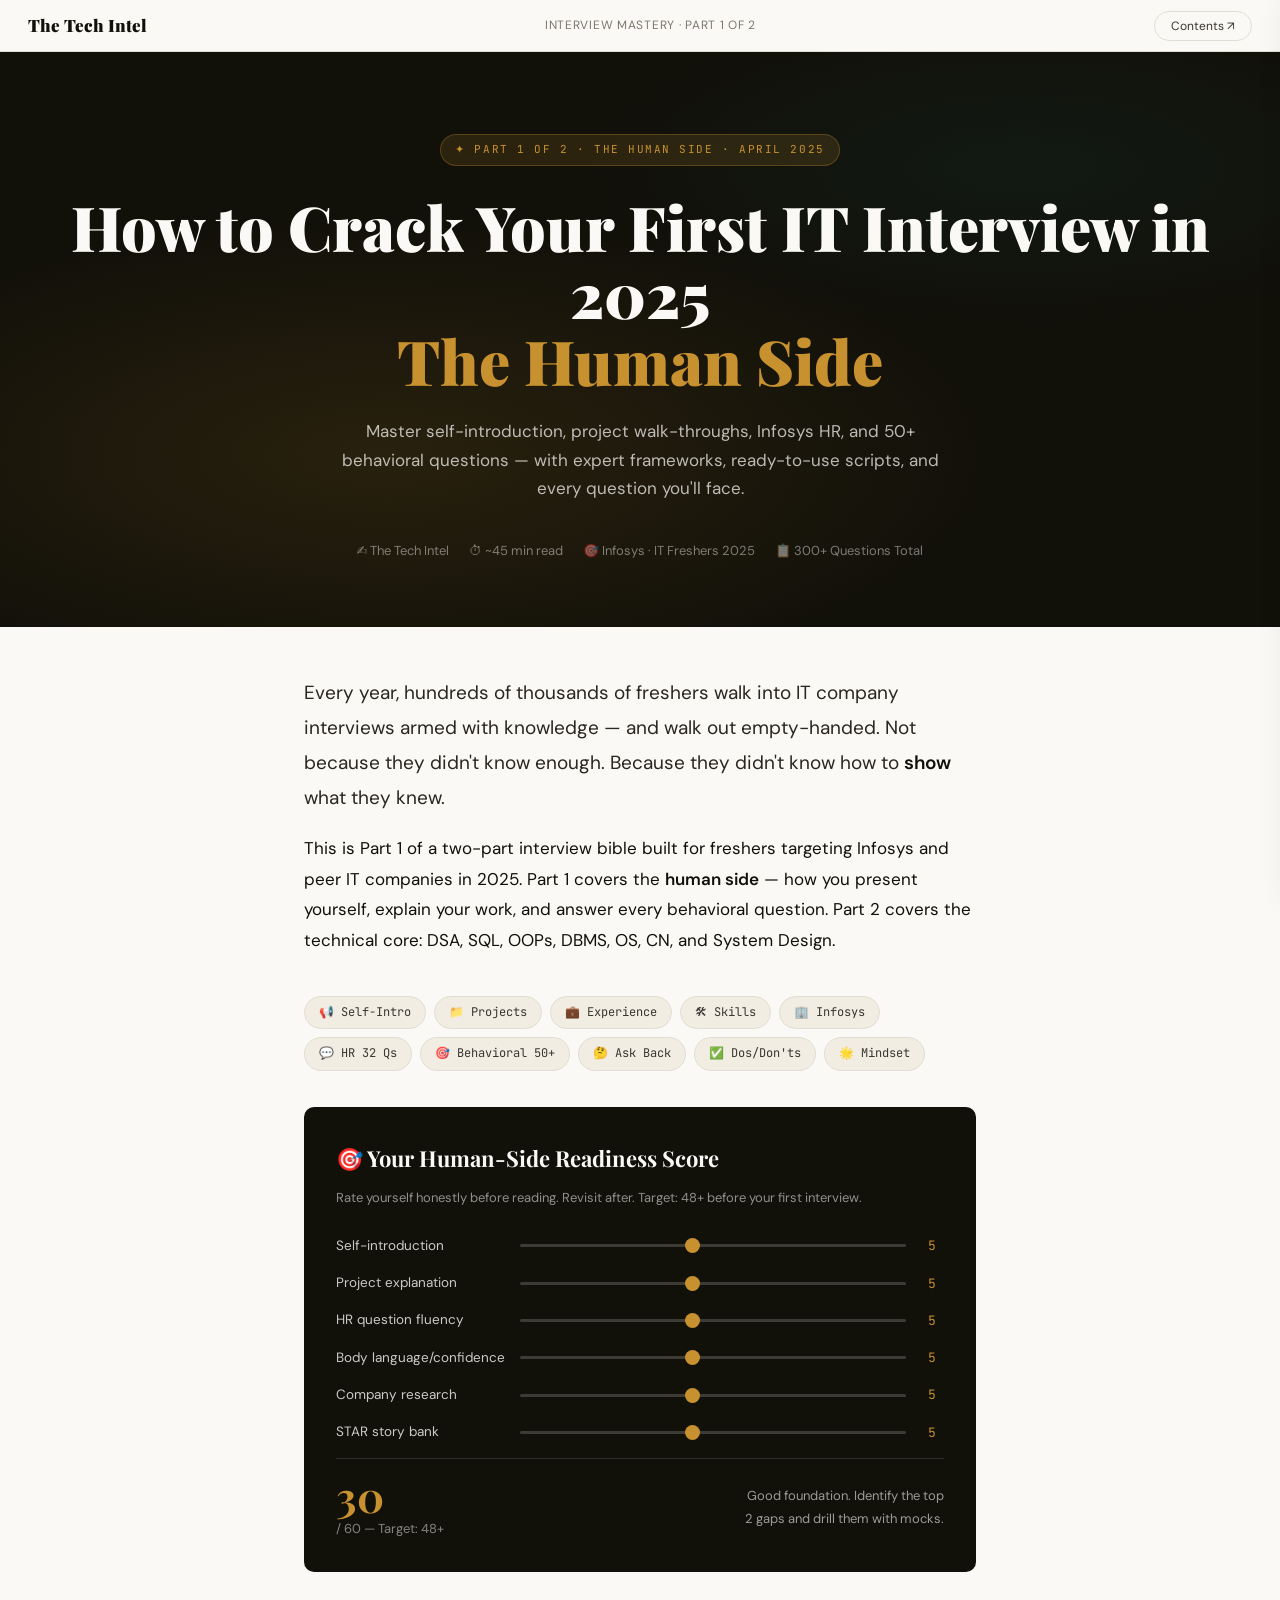
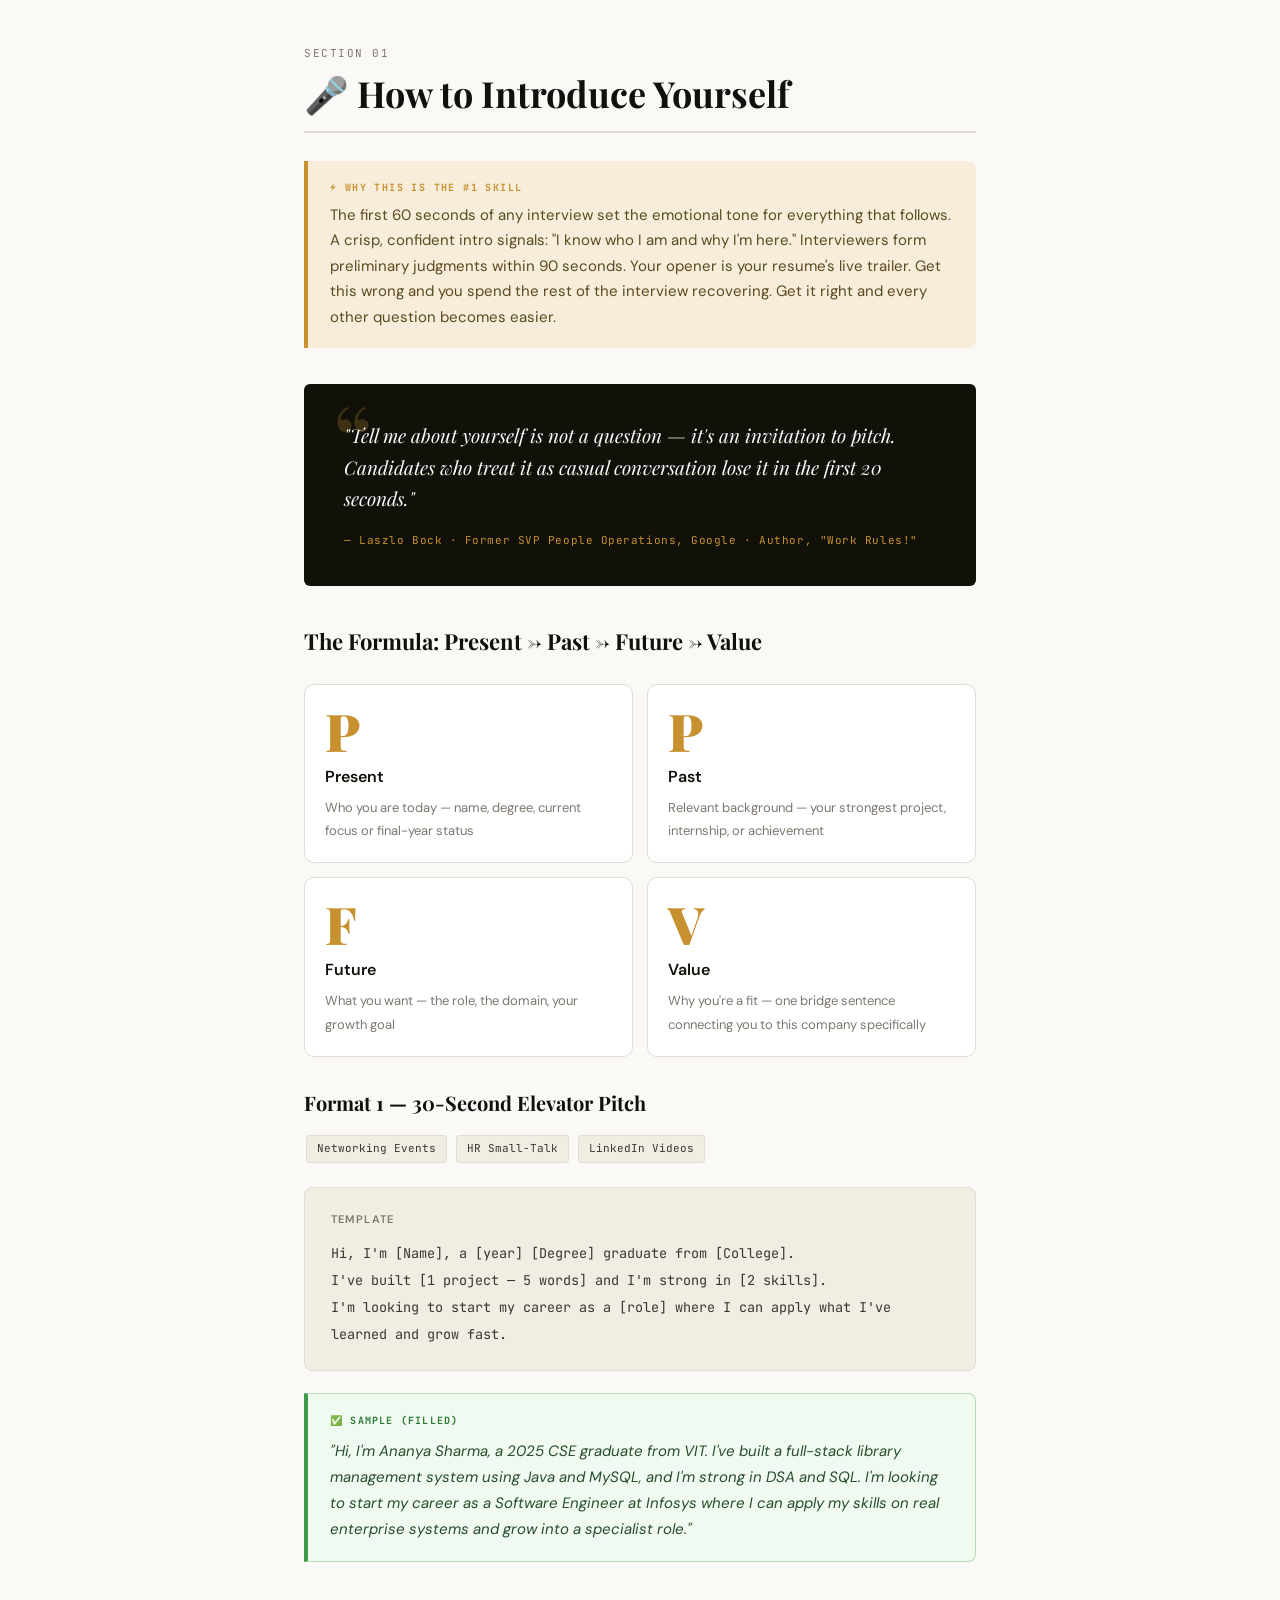
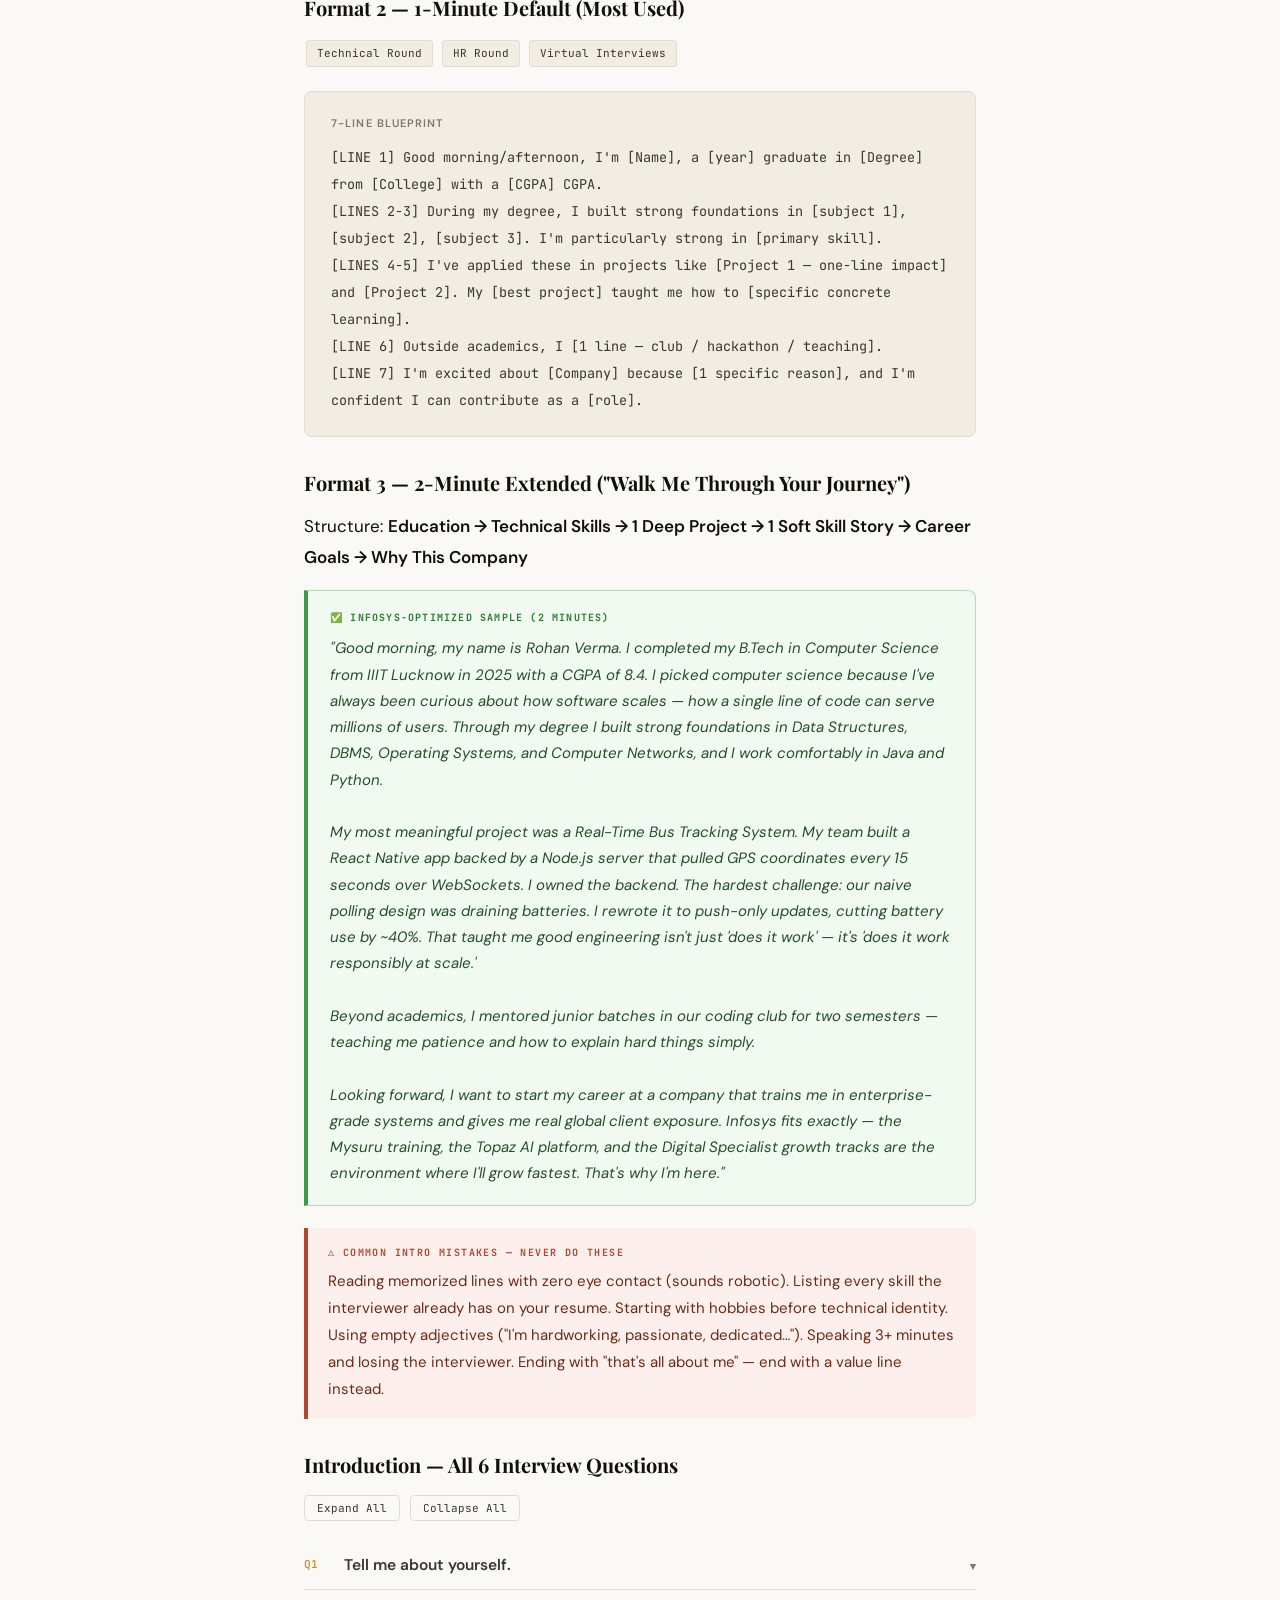
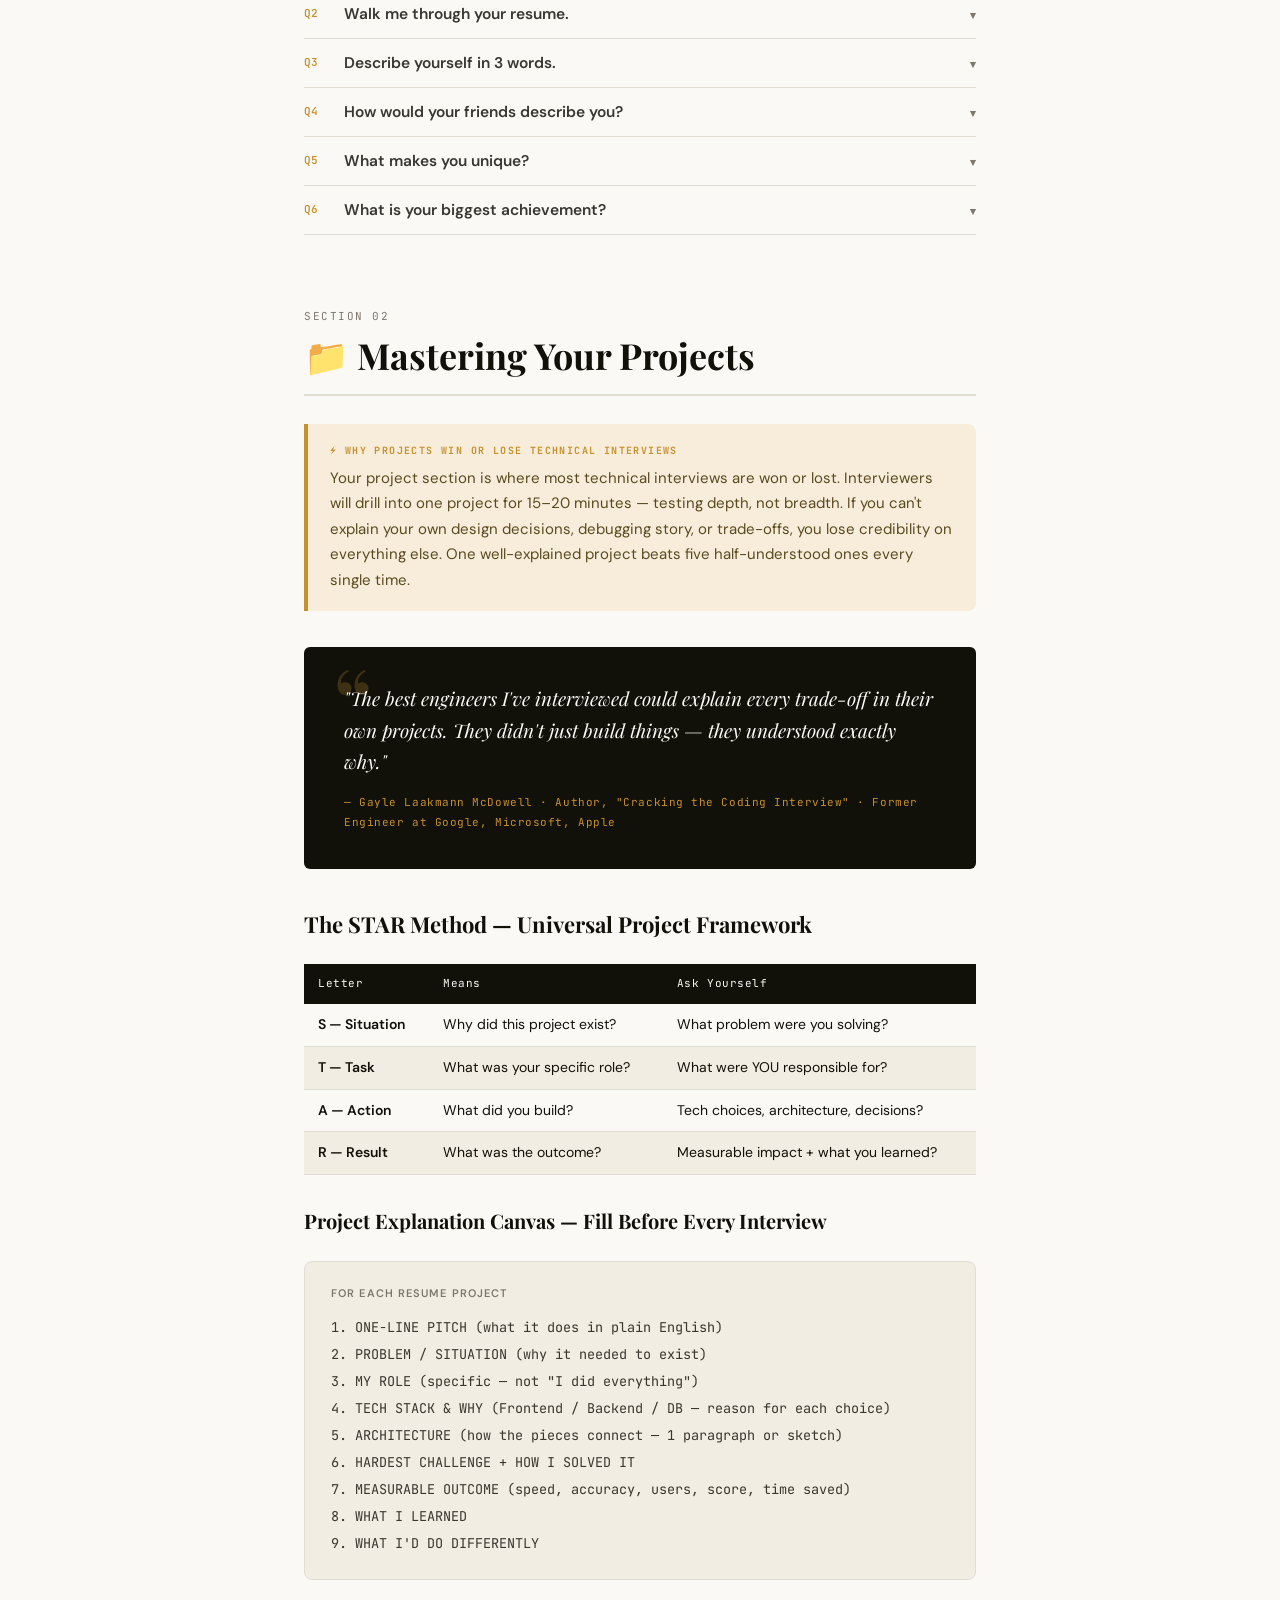
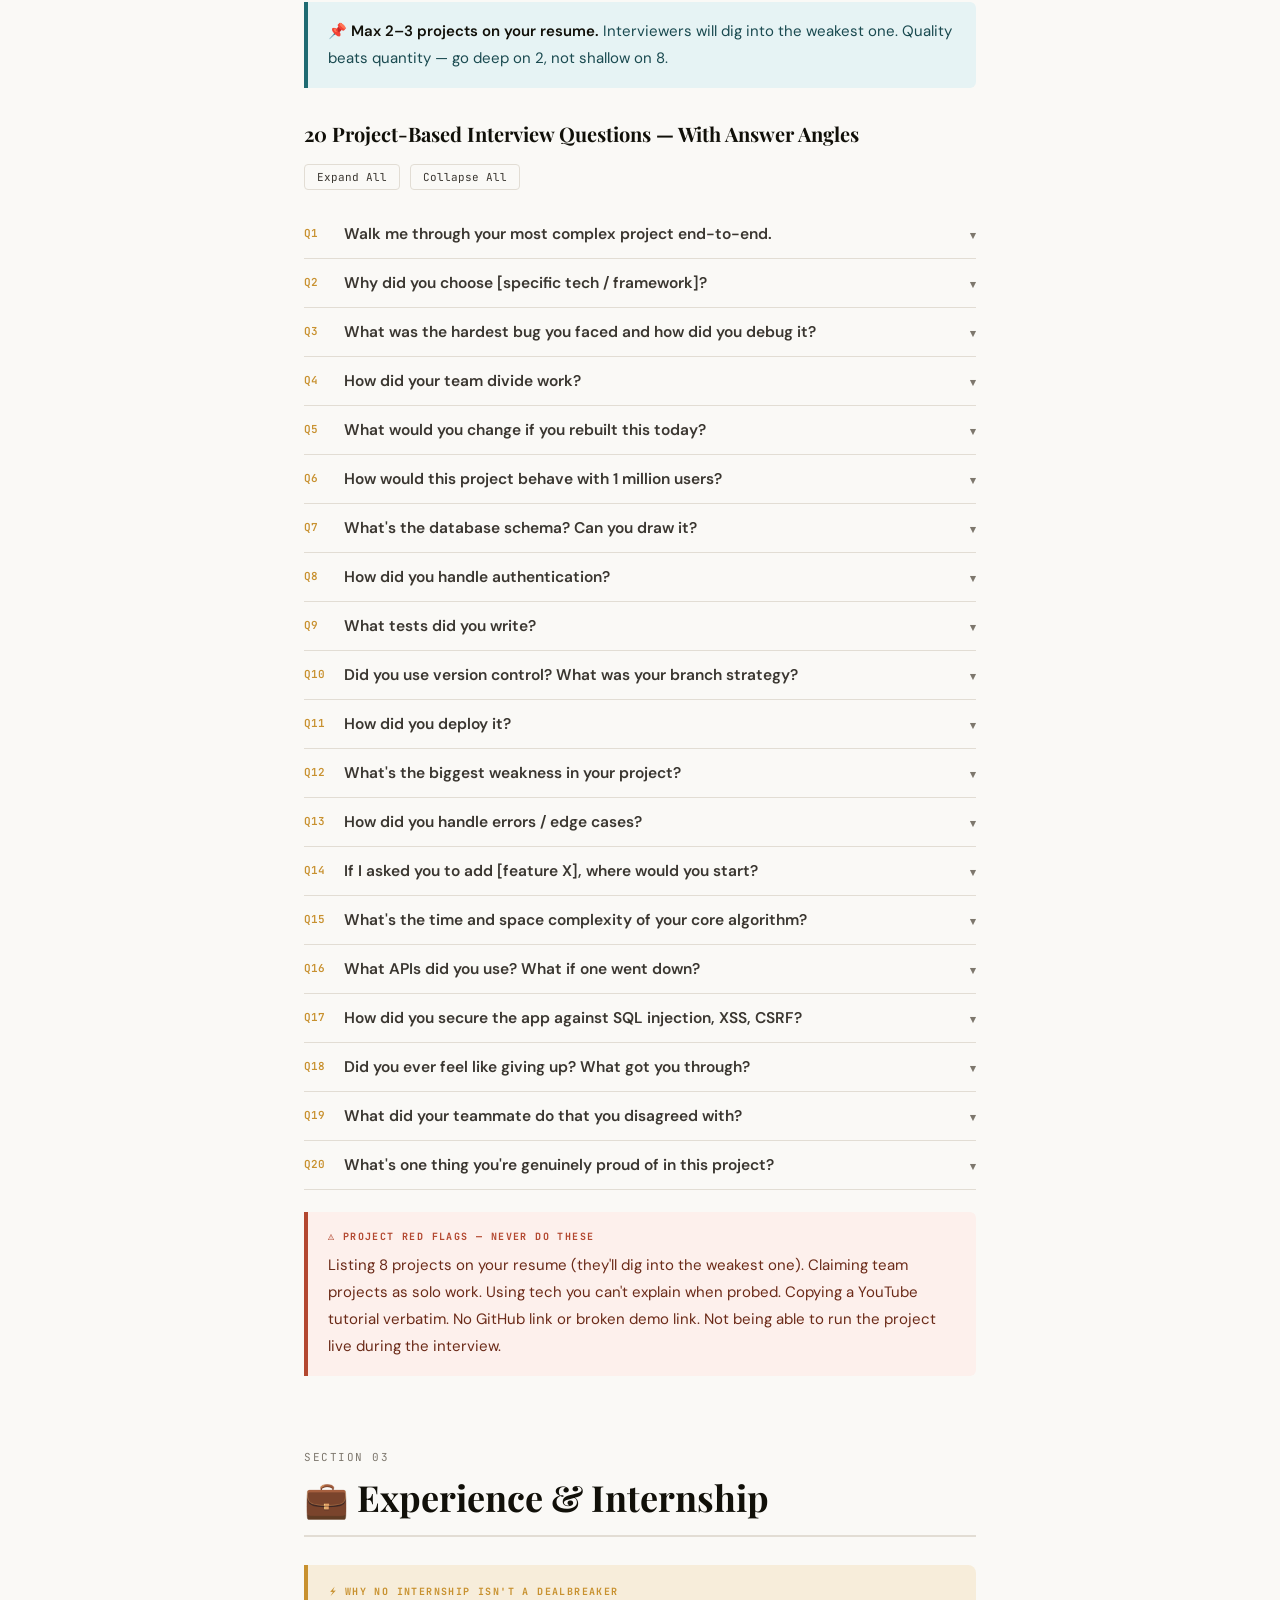
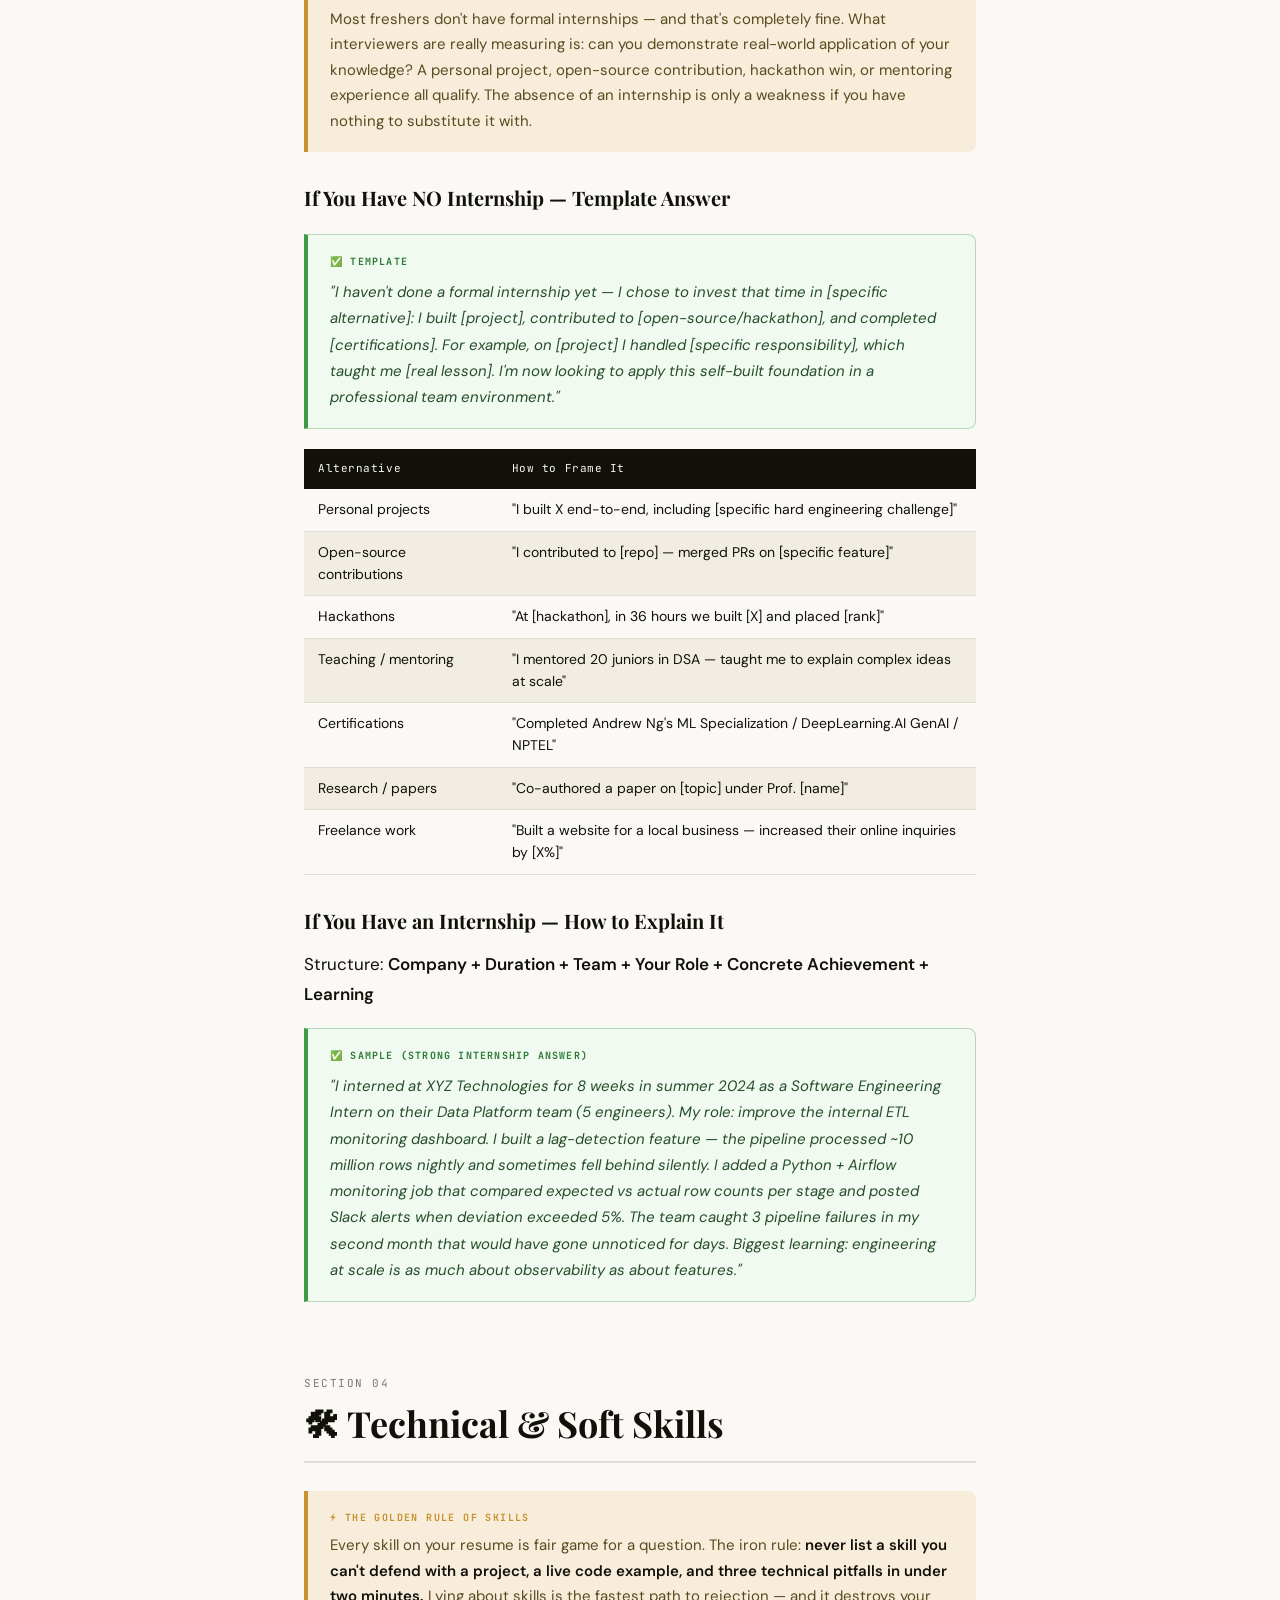
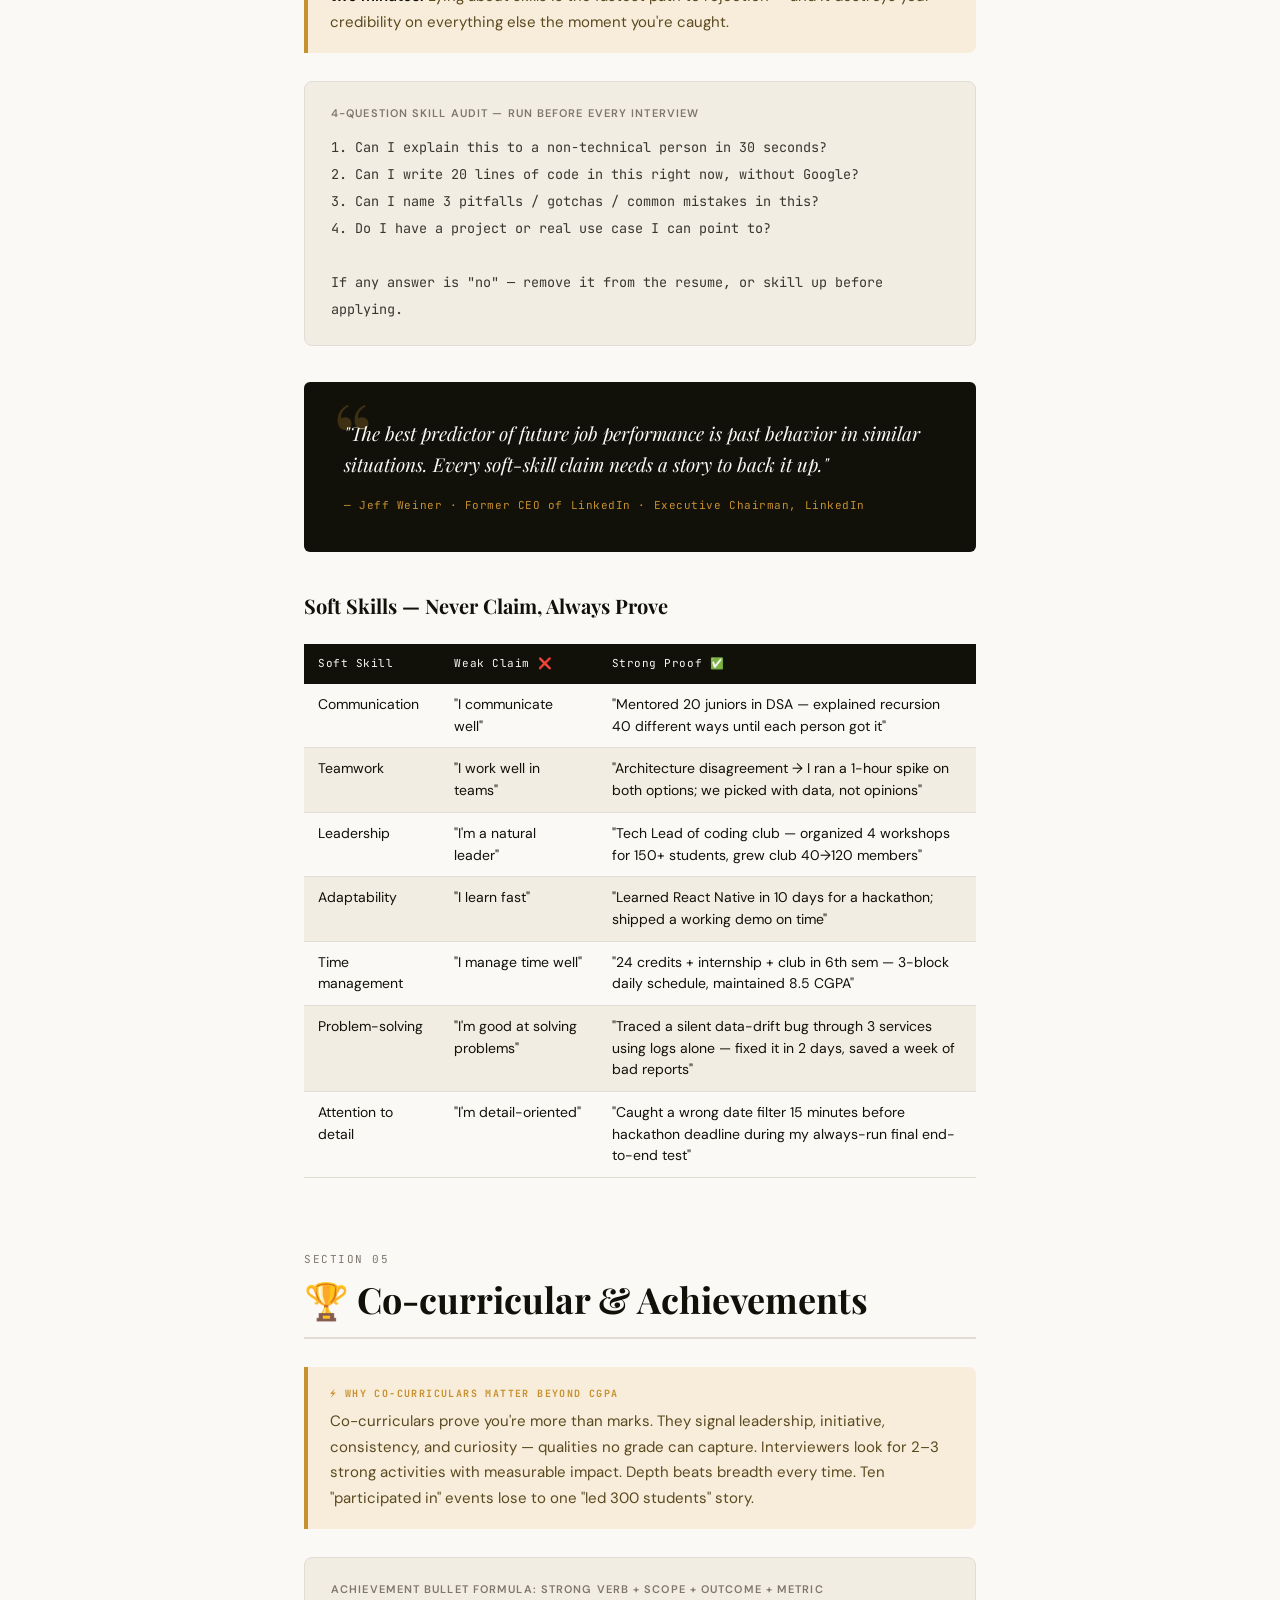
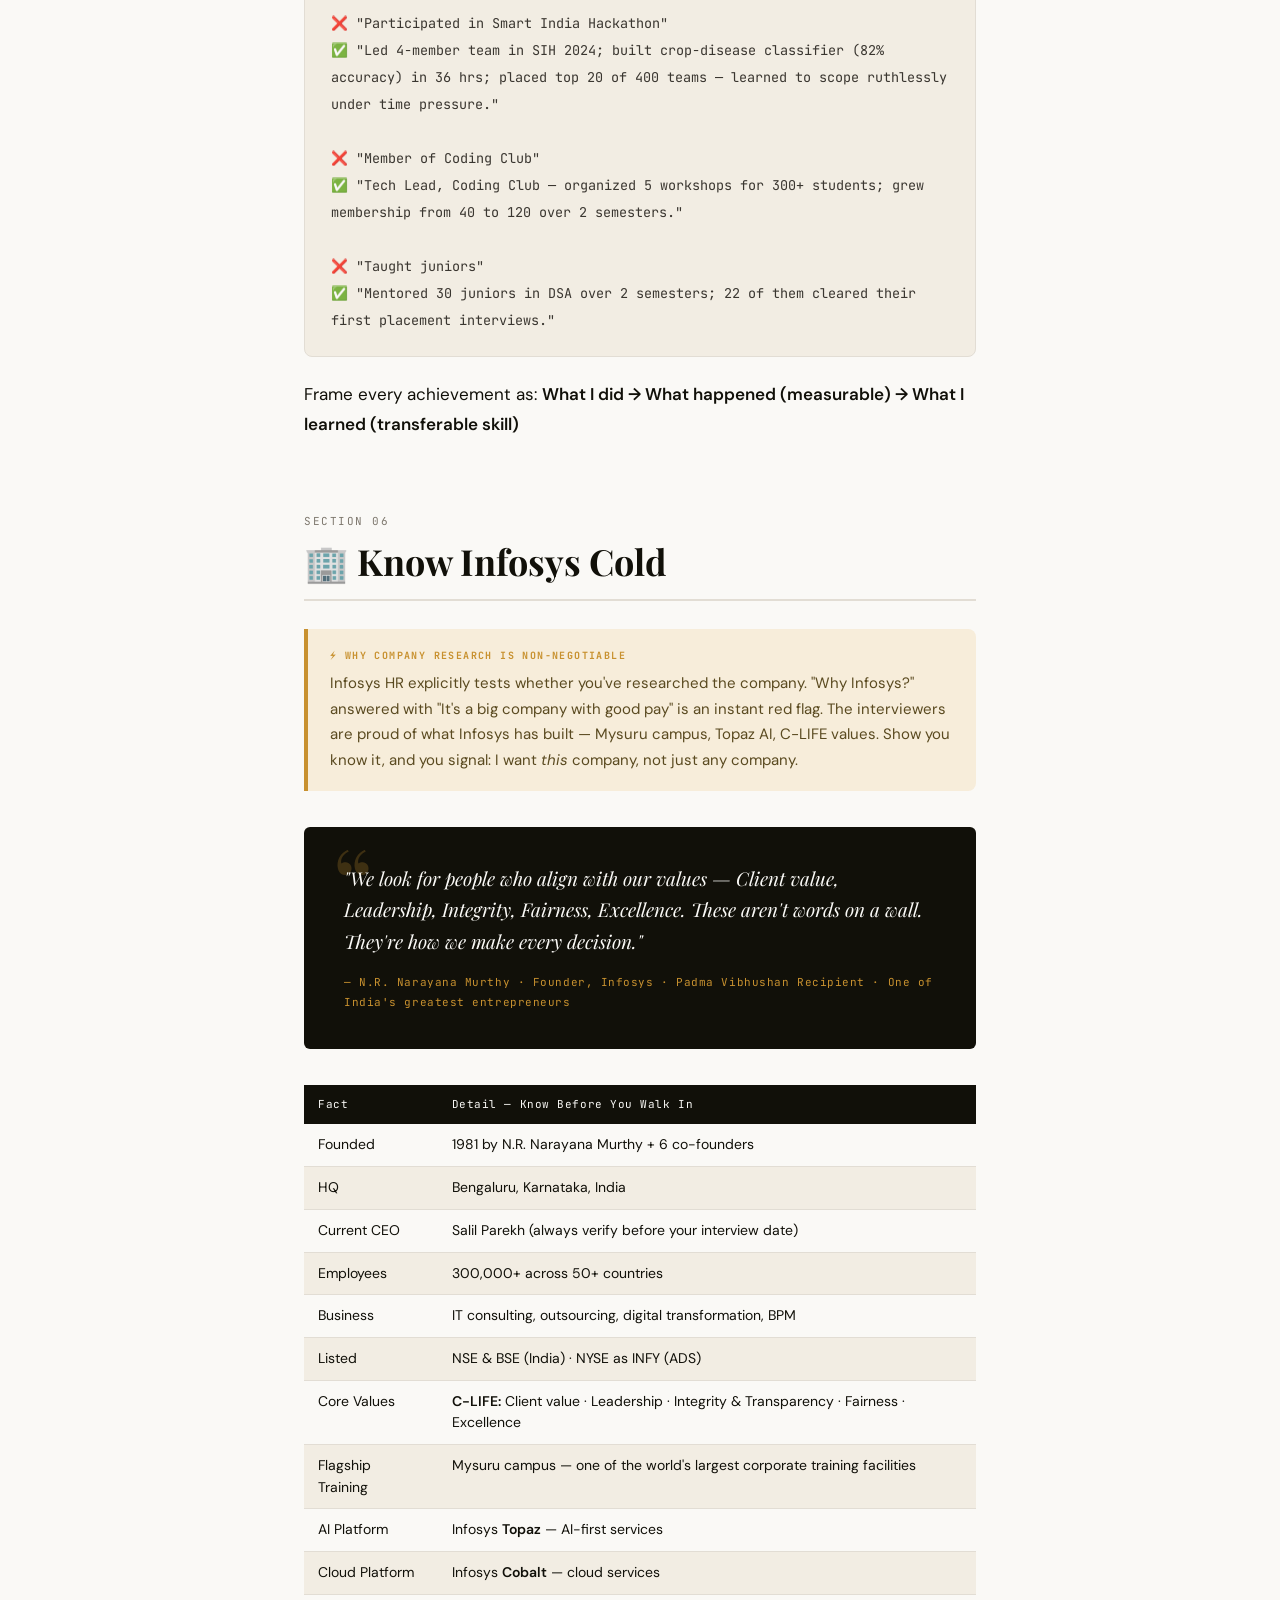
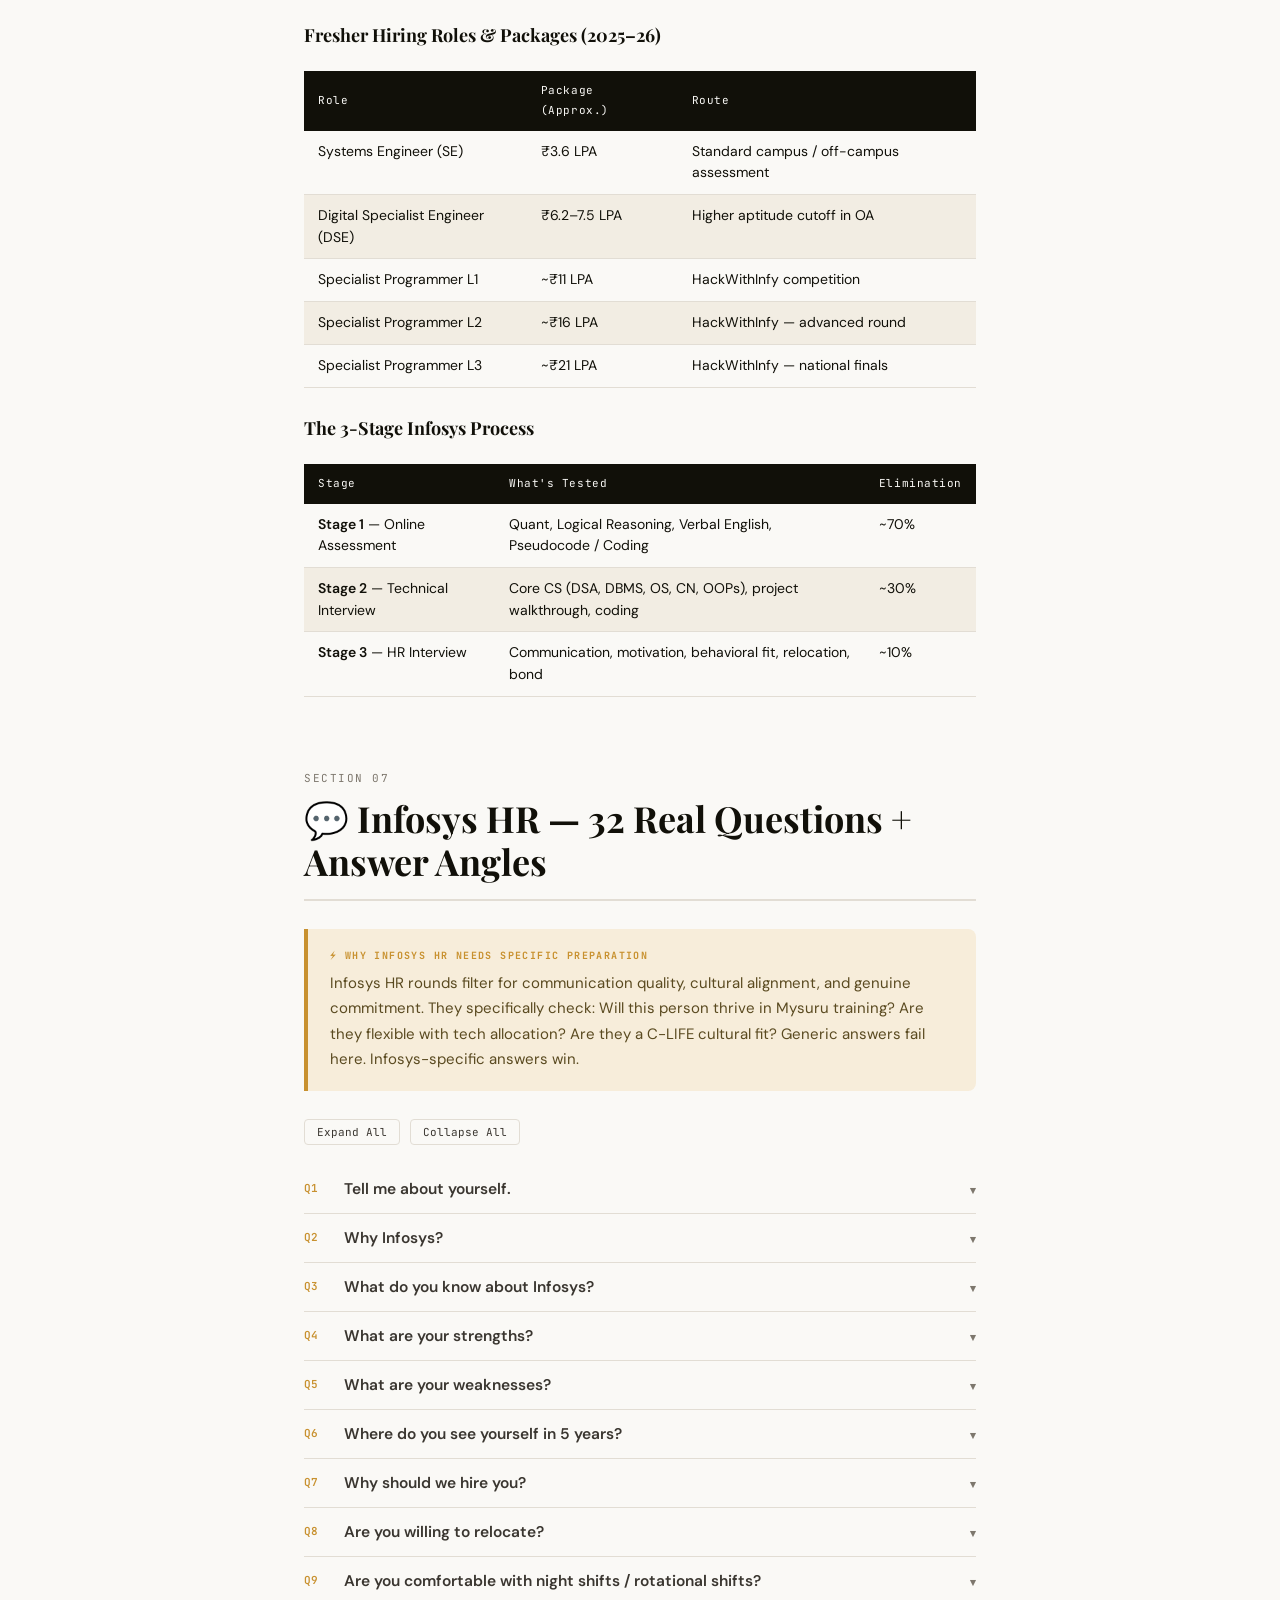
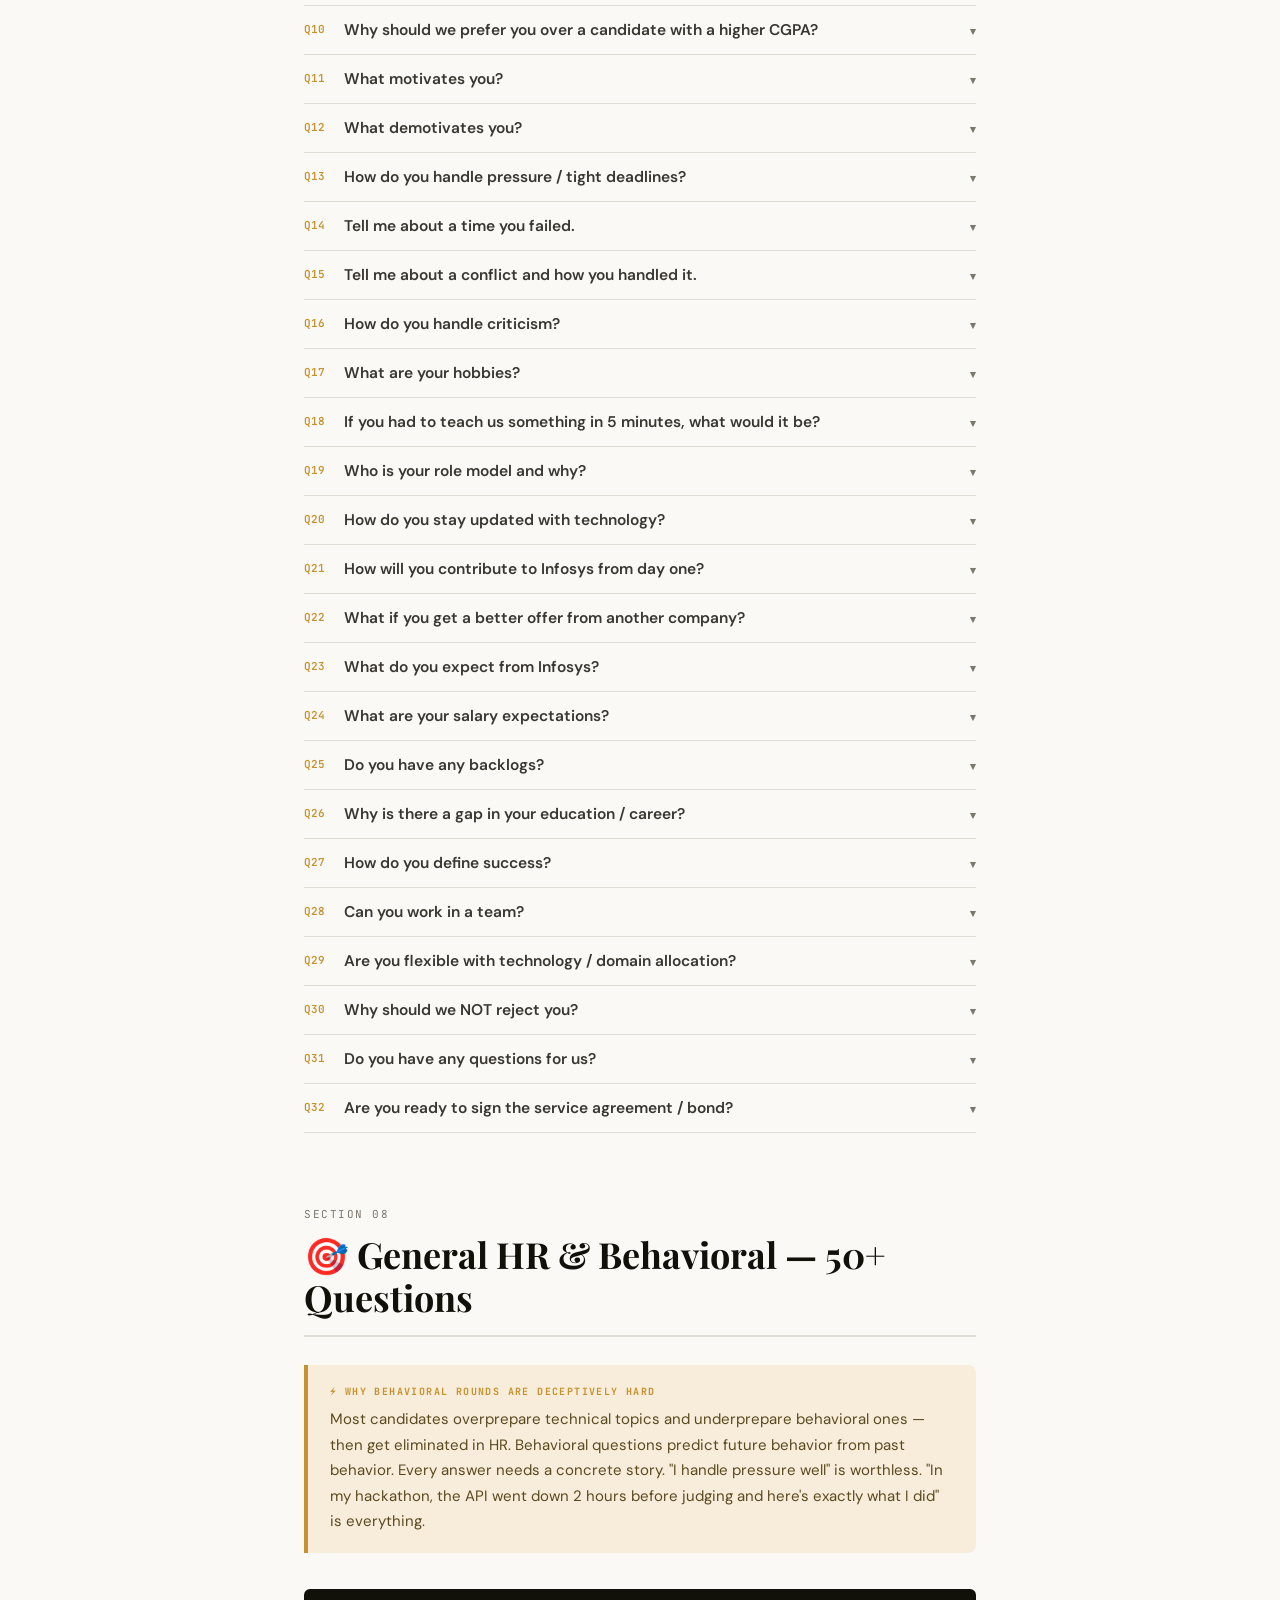
<file: Interview/Interview_Part_1.html>
<!DOCTYPE html>
<html lang="en">
<head>
<meta charset="UTF-8">
<meta name="viewport" content="width=device-width, initial-scale=1.0">
<title>How to Crack Your First IT Interview in 2025 — Part 1: The Human Side | The Tech Intel</title>
<meta name="description" content="The complete guide to self-introduction, project explanation, Infosys HR, 50+ behavioral questions, and the frameworks that separate offers from rejections. Part 1 of 2.">
<meta name="keywords" content="Infosys interview 2025, fresher IT interview preparation, how to introduce yourself interview, STAR method behavioral questions, HR interview questions freshers, software engineer interview guide, Infosys HR questions, behavioral interview answers, tell me about yourself answer, projects interview questions">
<meta name="author" content="The Tech Intel — Priyanshu">
<meta property="og:title" content="Crack Your First IT Interview 2025 — Part 1: The Human Side | The Tech Intel">
<meta property="og:description" content="Master self-intro, project walkthroughs, and 50+ HR questions with expert-backed frameworks and ready scripts.">
<meta property="og:type" content="article">
<meta property="og:site_name" content="The Tech Intel">
<link rel="preconnect" href="https://fonts.googleapis.com">
<link href="https://fonts.googleapis.com/css2?family=Playfair+Display:ital,wght@0,700;0,900;1,700&family=DM+Sans:wght@300;400;500;600&family=JetBrains+Mono:wght@400;600&display=swap" rel="stylesheet">
<style>
:root {
  --ink: #111009;
  --paper: #faf9f6;
  --cream: #f2ede3;
  --gold: #c8912f;
  --gold-pale: #f7edda;
  --teal: #1f6b72;
  --teal-pale: #e6f3f4;
  --rust: #b34830;
  --rust-pale: #fdf0ec;
  --slate: #3a3630;
  --muted: #7d776d;
  --border: #e2ddd4;
  --white: #ffffff;
}
*, *::before, *::after { box-sizing: border-box; margin: 0; padding: 0; }

body { font-family: 'DM Sans', system-ui, sans-serif; background: var(--paper); color: var(--ink); line-height: 1.8; font-size: 17px; }

/* ── Progress bar ── */
#progress { position: fixed; top: 0; left: 0; height: 3px; background: linear-gradient(90deg, var(--gold) 0%, var(--rust) 100%); width: 0%; z-index: 1000; transition: width .08s; }

/* ── Nav ── */
.nav { position: sticky; top: 0; z-index: 200; background: rgba(250,249,246,.96); backdrop-filter: blur(10px); border-bottom: 1px solid var(--border); display: flex; align-items: center; justify-content: space-between; padding: 0 28px; height: 52px; }
.nav-brand { font-family: 'Playfair Display', serif; font-weight: 900; font-size: 17px; color: var(--ink); }
.nav-center { font-size: 12px; color: var(--muted); letter-spacing: .06em; text-transform: uppercase; }
.nav-btn { padding: 6px 16px; border: 1px solid var(--border); border-radius: 20px; font-size: 12px; cursor: pointer; background: none; color: var(--slate); font-family: 'DM Sans', sans-serif; transition: all .2s; }
.nav-btn:hover { background: var(--ink); color: var(--paper); border-color: var(--ink); }

/* ── TOC Drawer ── */
#overlay { display: none; position: fixed; inset: 0; background: rgba(17,16,9,.55); z-index: 300; }
#drawer { position: fixed; right: -360px; top: 0; bottom: 0; width: 340px; background: var(--white); z-index: 400; padding: 28px 24px; overflow-y: auto; transition: right .3s cubic-bezier(.4,0,.2,1); box-shadow: -8px 0 32px rgba(0,0,0,.12); }
#drawer.open { right: 0; }
.drawer-close { position: absolute; top: 20px; right: 20px; background: none; border: none; font-size: 22px; cursor: pointer; color: var(--muted); }
.drawer-head { font-family: 'Playfair Display', serif; font-size: 22px; font-weight: 700; margin: 8px 0 24px; }
.toc-group { margin-bottom: 24px; }
.toc-group-label { font-size: 10px; letter-spacing: .14em; text-transform: uppercase; color: var(--muted); font-weight: 600; margin-bottom: 8px; padding-bottom: 6px; border-bottom: 1px solid var(--border); display: block; }
.toc-group a { display: block; font-size: 14px; color: var(--slate); text-decoration: none; padding: 5px 8px; border-radius: 4px; border-left: 2px solid transparent; transition: all .2s; }
.toc-group a:hover, .toc-group a.active { color: var(--gold); border-left-color: var(--gold); background: var(--gold-pale); }

/* ── Hero ── */
.hero { background: var(--ink); color: var(--paper); padding: 80px 24px 64px; text-align: center; position: relative; overflow: hidden; }
.hero::after { content: ''; position: absolute; inset: 0; background: radial-gradient(ellipse 70% 60% at 30% 70%, rgba(200,145,47,.13) 0%, transparent 70%), radial-gradient(ellipse 50% 40% at 80% 20%, rgba(31,107,114,.1) 0%, transparent 70%); pointer-events: none; }
.hero-label { display: inline-flex; align-items: center; gap: 8px; background: rgba(200,145,47,.15); border: 1px solid rgba(200,145,47,.3); color: var(--gold); font-size: 11px; letter-spacing: .14em; text-transform: uppercase; padding: 5px 14px; border-radius: 20px; margin-bottom: 28px; font-family: 'JetBrains Mono', monospace; position: relative; z-index: 1; }
.hero h1 { font-family: 'Playfair Display', serif; font-size: clamp(34px, 5.5vw, 62px); font-weight: 900; line-height: 1.08; margin-bottom: 22px; position: relative; z-index: 1; }
.hero h1 em { font-style: normal; color: var(--gold); }
.hero-sub { font-size: 17px; color: rgba(250,249,246,.72); max-width: 620px; margin: 0 auto 36px; line-height: 1.7; position: relative; z-index: 1; }
.hero-meta { display: flex; flex-wrap: wrap; gap: 6px 20px; justify-content: center; font-size: 13px; color: rgba(250,249,246,.45); position: relative; z-index: 1; }
.hero-meta span { display: flex; align-items: center; gap: 5px; }

/* ── Main ── */
.main { max-width: 720px; margin: 0 auto; padding: 0 24px 80px; }

/* ── Quick nav pills ── */
.pill-row { display: flex; flex-wrap: wrap; gap: 8px; margin: 40px 0 32px; }
.pill { font-size: 12px; font-family: 'JetBrains Mono', monospace; padding: 5px 14px; border-radius: 20px; border: 1px solid var(--border); background: var(--cream); color: var(--slate); text-decoration: none; transition: all .2s; white-space: nowrap; }
.pill:hover { background: var(--ink); color: var(--paper); border-color: var(--ink); }

/* ── Section header ── */
.sec-head { margin: 72px 0 28px; padding-bottom: 16px; border-bottom: 2px solid var(--border); }
.sec-eyebrow { font-family: 'JetBrains Mono', monospace; font-size: 11px; letter-spacing: .14em; text-transform: uppercase; color: var(--muted); margin-bottom: 8px; }
.sec-head h2 { font-family: 'Playfair Display', serif; font-size: clamp(26px, 4vw, 36px); font-weight: 700; line-height: 1.2; color: var(--ink); }

/* ── Why box ── */
.why { border-left: 4px solid var(--gold); background: var(--gold-pale); padding: 18px 22px; border-radius: 0 8px 8px 0; margin: 28px 0; }
.why-label { font-family: 'JetBrains Mono', monospace; font-size: 10px; letter-spacing: .14em; text-transform: uppercase; color: var(--gold); font-weight: 700; margin-bottom: 6px; }
.why p { font-size: 15px; color: #5a4a20; margin: 0; line-height: 1.7; }

/* ── Expert quote ── */
.quote-block { background: var(--ink); color: var(--paper); padding: 36px 40px; margin: 36px 0; border-radius: 6px; position: relative; }
.quote-block::before { content: '\201C'; font-family: 'Playfair Display', serif; font-size: 100px; color: rgba(200,145,47,.25); position: absolute; top: 4px; left: 28px; line-height: 1; }
.quote-block blockquote { font-family: 'Playfair Display', serif; font-size: 19px; font-style: italic; line-height: 1.65; position: relative; margin-bottom: 16px; }
.quote-src { font-family: 'JetBrains Mono', monospace; font-size: 11px; color: var(--gold); letter-spacing: .05em; }

/* ── Info / teal box ── */
.info { border-left: 4px solid var(--teal); background: var(--teal-pale); padding: 16px 20px; border-radius: 0 6px 6px 0; margin: 22px 0; }
.info p { margin: 0; font-size: 15px; color: #1a4a50; }

/* ── Warning box ── */
.warn { border-left: 4px solid var(--rust); background: var(--rust-pale); padding: 16px 20px; border-radius: 0 6px 6px 0; margin: 22px 0; }
.warn-label { font-family: 'JetBrains Mono', monospace; font-size: 10px; letter-spacing: .14em; text-transform: uppercase; color: var(--rust); font-weight: 700; margin-bottom: 6px; }
.warn p { margin: 0; font-size: 15px; color: #6b2a18; }

/* ── Formula box ── */
.formula { background: var(--cream); border: 1px solid var(--border); border-radius: 8px; padding: 22px 26px; margin: 22px 0; }
.formula-label { font-size: 11px; letter-spacing: .1em; text-transform: uppercase; color: var(--muted); font-weight: 600; margin-bottom: 10px; display: block; }
.formula-body { font-family: 'JetBrains Mono', monospace; font-size: 13.5px; line-height: 2; color: var(--slate); }

/* ── Sample answer ── */
.sample { background: #f0faf1; border: 1px solid #b6d9b9; border-left: 4px solid #3d9b47; padding: 18px 22px; border-radius: 0 8px 8px 0; margin: 18px 0; }
.sample-label { font-family: 'JetBrains Mono', monospace; font-size: 10px; color: #2d7a35; letter-spacing: .12em; text-transform: uppercase; font-weight: 700; margin-bottom: 8px; }
.sample p { margin: 0; font-size: 15px; font-style: italic; color: #274d2b; line-height: 1.75; }

/* ── Framework grid ── */
.fw-grid { display: grid; grid-template-columns: 1fr 1fr; gap: 14px; margin: 22px 0; }
.fw-card { background: var(--white); border: 1px solid var(--border); border-radius: 10px; padding: 20px; }
.fw-letter { font-family: 'Playfair Display', serif; font-size: 52px; font-weight: 900; color: var(--gold); line-height: 1; margin-bottom: 6px; }
.fw-card h4 { font-size: 16px; font-weight: 600; margin-bottom: 4px; }
.fw-card p { font-size: 13px; color: var(--muted); margin: 0; }

/* ── Table ── */
.tbl { width: 100%; border-collapse: collapse; margin: 20px 0; font-size: 14px; }
.tbl th { background: var(--ink); color: var(--paper); padding: 10px 14px; text-align: left; font-family: 'JetBrains Mono', monospace; font-size: 11px; letter-spacing: .05em; font-weight: 400; }
.tbl td { padding: 10px 14px; border-bottom: 1px solid var(--border); vertical-align: top; line-height: 1.55; }
.tbl tr:nth-child(even) td { background: var(--cream); }
.tbl td strong { color: var(--ink); }

/* ── Tags ── */
.tag { display: inline-block; background: var(--cream); color: var(--slate); font-family: 'JetBrains Mono', monospace; font-size: 11px; padding: 3px 10px; border-radius: 3px; border: 1px solid var(--border); margin: 2px; }

/* ── Q&A accordion ── */
.qa-wrap { margin: 20px 0; }
.qa-cat { font-family: 'JetBrains Mono', monospace; font-size: 11px; letter-spacing: .1em; text-transform: uppercase; color: var(--muted); padding: 14px 0 10px; border-top: 1px solid var(--border); margin-top: 20px; display: block; }
.qa-item { border-bottom: 1px solid var(--border); }
.qa-btn { width: 100%; display: flex; align-items: flex-start; gap: 12px; padding: 14px 0; background: none; border: none; cursor: pointer; text-align: left; font-family: 'DM Sans', sans-serif; font-size: 15.5px; font-weight: 600; color: var(--slate); transition: color .2s; }
.qa-btn:hover { color: var(--teal); }
.qa-num { font-family: 'JetBrains Mono', monospace; font-size: 11px; color: var(--gold); font-weight: 600; min-width: 28px; padding-top: 2px; flex-shrink: 0; }
.qa-icon { margin-left: auto; font-size: 11px; color: var(--muted); transition: transform .3s; flex-shrink: 0; padding-top: 4px; }
.qa-btn.open .qa-icon { transform: rotate(180deg); }
.qa-body { max-height: 0; overflow: hidden; transition: max-height .4s ease; padding-left: 40px; }
.qa-body.open { max-height: 2000px; padding-bottom: 16px; }
.qa-body p, .qa-body li { font-size: 15px; color: var(--slate); line-height: 1.75; }
.qa-body ul { padding-left: 18px; margin: 6px 0; }
.qa-body .tip { background: var(--gold-pale); border-left: 3px solid var(--gold); padding: 10px 14px; margin-top: 12px; font-size: 14px; border-radius: 0 4px 4px 0; color: #5a4010; }
.qa-body .note { background: var(--teal-pale); border-left: 3px solid var(--teal); padding: 10px 14px; margin-top: 10px; font-size: 14px; border-radius: 0 4px 4px 0; color: #1a4a50; }
.qa-body table { width: 100%; border-collapse: collapse; font-size: 13px; margin: 10px 0; }
.qa-body th { background: var(--cream); padding: 7px 11px; border: 1px solid var(--border); text-align: left; font-weight: 600; }
.qa-body td { padding: 7px 11px; border: 1px solid var(--border); vertical-align: top; }

/* ── Expand controls ── */
.xp { display: flex; gap: 10px; margin: 12px 0; }
.xp-btn { font-family: 'JetBrains Mono', monospace; font-size: 11px; padding: 5px 12px; border: 1px solid var(--border); border-radius: 4px; cursor: pointer; background: none; color: var(--slate); transition: all .2s; }
.xp-btn:hover { background: var(--cream); }

/* ── Checklist ── */
.ck { list-style: none; margin: 14px 0; }
.ck li { display: flex; align-items: flex-start; gap: 12px; padding: 9px 0; border-bottom: 1px dashed rgba(0,0,0,.06); font-size: 15px; cursor: pointer; }
.ck li::before { content: '☐'; font-size: 18px; color: var(--gold); flex-shrink: 0; margin-top: 1px; }
.ck li.done::before { content: '☑'; color: var(--teal); }
.ck li.done span { text-decoration: line-through; color: var(--muted); }
.ck-group { font-size: 12px; letter-spacing: .08em; text-transform: uppercase; font-weight: 600; color: var(--muted); margin: 20px 0 6px; }

/* ── Self-assess ── */
.assess { background: var(--ink); color: var(--paper); border-radius: 10px; padding: 32px; margin: 36px 0; }
.assess h3 { font-family: 'Playfair Display', serif; font-size: 22px; margin-bottom: 8px; }
.assess-sub { font-size: 13px; color: rgba(250,249,246,.55); margin-bottom: 24px; }
.s-row { display: flex; align-items: center; gap: 14px; margin-bottom: 13px; }
.s-label { min-width: 170px; font-size: 13.5px; color: rgba(250,249,246,.8); flex-shrink: 0; }
.s-slider { flex: 1; -webkit-appearance: none; height: 3px; border-radius: 2px; background: rgba(255,255,255,.18); outline: none; cursor: pointer; }
.s-slider::-webkit-slider-thumb { -webkit-appearance: none; width: 15px; height: 15px; border-radius: 50%; background: var(--gold); cursor: pointer; }
.s-val { min-width: 24px; text-align: center; font-family: 'JetBrains Mono', monospace; font-size: 13px; color: var(--gold); }
.s-total { border-top: 1px solid rgba(255,255,255,.12); padding-top: 16px; margin-top: 6px; display: flex; align-items: center; justify-content: space-between; flex-wrap: wrap; gap: 12px; }
.s-score { font-family: 'Playfair Display', serif; font-size: 42px; font-weight: 700; color: var(--gold); line-height: 1; }
.s-of { font-size: 13px; color: rgba(250,249,246,.5); }
.s-msg { font-size: 13px; color: rgba(250,249,246,.6); max-width: 200px; text-align: right; }

/* ── Divider ── */
.div { text-align: center; margin: 52px 0; font-size: 22px; color: var(--border); letter-spacing: 14px; }

/* ── Footer ── */
.footer { background: var(--ink); color: var(--paper); text-align: center; padding: 64px 24px 48px; }
.footer h2 { font-family: 'Playfair Display', serif; font-size: 32px; margin-bottom: 14px; }
.footer p { color: rgba(250,249,246,.6); margin-bottom: 28px; max-width: 520px; margin-left: auto; margin-right: auto; }
.cta { display: inline-block; background: var(--gold); color: var(--ink); padding: 14px 34px; border-radius: 6px; font-weight: 700; font-size: 14px; letter-spacing: .04em; text-decoration: none; font-family: 'DM Sans', sans-serif; transition: opacity .2s; }
.cta:hover { opacity: .88; }
.footer-small { font-size: 12px; color: rgba(250,249,246,.25); margin-top: 40px; }
.footer-links {
    display: flex;
    gap: 2rem;
    justify-content: center;
    flex-wrap: wrap;
    margin-bottom: 2rem;
  }

  .footer-links a {
    color: var(--text-muted);
    text-decoration: none;
    font-size: 0.85rem;
    transition: color 0.2s;
  }

  .footer-links a:hover { color: var(--accent); }

/* ── Prose ── */
p { margin-bottom: 18px; }
strong { color: var(--ink); font-weight: 600; }
ul, ol { padding-left: 22px; margin-bottom: 14px; }
li { margin-bottom: 5px; }
.lead { font-size: 19px; line-height: 1.85; color: #2a2620; }

@media (max-width: 620px) {
  .fw-grid { grid-template-columns: 1fr; }
  .hero { padding: 56px 20px 48px; }
  .nav-center { display: none; }
  body { font-size: 16px; }
  #drawer { width: 100%; right: -100%; }
  .s-label { min-width: 120px; font-size: 13px; }
}
</style>
</head>
<body>

<div id="progress"></div>

<!-- Drawer -->
<div id="overlay" onclick="closeDrawer()"></div>
<div id="drawer">
  <button class="drawer-close" onclick="closeDrawer()">✕</button>
  <div class="drawer-head">Contents — Part 1</div>
  <div class="toc-group">
    <span class="toc-group-label">Foundations</span>
    <a href="#intro">01 · Self-Introduction</a>
    <a href="#projects">02 · Mastering Projects</a>
    <a href="#experience">03 · Experience & Internship</a>
    <a href="#skills">04 · Technical & Soft Skills</a>
    <a href="#cocurr">05 · Co-curricular</a>
  </div>
  <div class="toc-group">
    <span class="toc-group-label">Infosys Specific</span>
    <a href="#infosys">06 · Know Infosys Cold</a>
    <a href="#infosys-hr">07 · Infosys HR — 32 Qs</a>
  </div>
  <div class="toc-group">
    <span class="toc-group-label">HR & Behavioral</span>
    <a href="#hr50">08 · General HR — 50+ Qs</a>
    <a href="#ask">09 · Questions to Ask Back</a>
    <a href="#dos">10 · Do's & Don'ts</a>
    <a href="#frameworks">11 · Unknown Question Framework</a>
    <a href="#mindset">12 · Final Mindset</a>
  </div>
</div>

<!-- Nav -->
<nav class="nav">
  <span class="nav-brand">The Tech Intel</span>
  <span class="nav-center">Interview Mastery · Part 1 of 2</span>
  <button class="nav-btn" onclick="openDrawer()">Contents ↗</button>
</nav>

<!-- Hero -->
<header class="hero">
  <div class="hero-label">✦ Part 1 of 2 · The Human Side · April 2025</div>
  <h1>How to Crack Your First IT Interview in 2025<br><em>The Human Side</em></h1>
  <p class="hero-sub">Master self-introduction, project walk-throughs, Infosys HR, and 50+ behavioral questions — with expert frameworks, ready-to-use scripts, and every question you'll face.</p>
  <div class="hero-meta">
    <span>✍ The Tech Intel</span>
    <span>⏱ ~45 min read</span>
    <span>🎯 Infosys · IT Freshers 2025</span>
    <span>📋 300+ Questions Total</span>
  </div>
</header>

<!-- Main -->
<main class="main">

<p class="lead" style="margin-top:48px;">Every year, hundreds of thousands of freshers walk into IT company interviews armed with knowledge — and walk out empty-handed. Not because they didn't know enough. Because they didn't know how to <strong>show</strong> what they knew.</p>

<p>This is Part 1 of a two-part interview bible built for freshers targeting Infosys and peer IT companies in 2025. Part 1 covers the <strong>human side</strong> — how you present yourself, explain your work, and answer every behavioral question. Part 2 covers the technical core: DSA, SQL, OOPs, DBMS, OS, CN, and System Design.</p>

<div class="pill-row">
  <a class="pill" href="#intro">📢 Self-Intro</a>
  <a class="pill" href="#projects">📁 Projects</a>
  <a class="pill" href="#experience">💼 Experience</a>
  <a class="pill" href="#skills">🛠 Skills</a>
  <a class="pill" href="#infosys">🏢 Infosys</a>
  <a class="pill" href="#infosys-hr">💬 HR 32 Qs</a>
  <a class="pill" href="#hr50">🎯 Behavioral 50+</a>
  <a class="pill" href="#ask">🤔 Ask Back</a>
  <a class="pill" href="#dos">✅ Dos/Don'ts</a>
  <a class="pill" href="#mindset">🌟 Mindset</a>
</div>

<!-- SELF-ASSESS -->
<div class="assess">
  <h3>🎯 Your Human-Side Readiness Score</h3>
  <p class="assess-sub">Rate yourself honestly before reading. Revisit after. Target: 48+ before your first interview.</p>
  <div class="s-row"><span class="s-label">Self-introduction</span><input type="range" class="s-slider" min="1" max="10" value="5" oninput="updateScore()"><span class="s-val">5</span></div>
  <div class="s-row"><span class="s-label">Project explanation</span><input type="range" class="s-slider" min="1" max="10" value="5" oninput="updateScore()"><span class="s-val">5</span></div>
  <div class="s-row"><span class="s-label">HR question fluency</span><input type="range" class="s-slider" min="1" max="10" value="5" oninput="updateScore()"><span class="s-val">5</span></div>
  <div class="s-row"><span class="s-label">Body language/confidence</span><input type="range" class="s-slider" min="1" max="10" value="5" oninput="updateScore()"><span class="s-val">5</span></div>
  <div class="s-row"><span class="s-label">Company research</span><input type="range" class="s-slider" min="1" max="10" value="5" oninput="updateScore()"><span class="s-val">5</span></div>
  <div class="s-row"><span class="s-label">STAR story bank</span><input type="range" class="s-slider" min="1" max="10" value="5" oninput="updateScore()"><span class="s-val">5</span></div>
  <div class="s-total">
    <div><div class="s-score" id="s-total">30</div><div class="s-of">/ 60 — Target: 48+</div></div>
    <div class="s-msg" id="s-msg"></div>
  </div>
</div>

<!-- ====================================================
     SECTION 1: SELF-INTRODUCTION
     ==================================================== -->
<section id="intro">
  <div class="sec-head">
    <div class="sec-eyebrow">Section 01</div>
    <h2>🎤 How to Introduce Yourself</h2>
  </div>

  <div class="why"><div class="why-label">⚡ Why This Is the #1 Skill</div><p>The first 60 seconds of any interview set the emotional tone for everything that follows. A crisp, confident intro signals: "I know who I am and why I'm here." Interviewers form preliminary judgments within 90 seconds. Your opener is your resume's live trailer. Get this wrong and you spend the rest of the interview recovering. Get it right and every other question becomes easier.</p></div>

  <div class="quote-block">
    <blockquote>"Tell me about yourself is not a question — it's an invitation to pitch. Candidates who treat it as casual conversation lose it in the first 20 seconds."</blockquote>
    <div class="quote-src">— Laszlo Bock · Former SVP People Operations, Google · Author, "Work Rules!"</div>
  </div>

  <h3 style="font-family:'Playfair Display',serif;font-size:22px;margin:28px 0 16px;">The Formula: Present → Past → Future → Value</h3>

  <div class="fw-grid">
    <div class="fw-card"><div class="fw-letter">P</div><h4>Present</h4><p>Who you are today — name, degree, current focus or final-year status</p></div>
    <div class="fw-card"><div class="fw-letter">P</div><h4>Past</h4><p>Relevant background — your strongest project, internship, or achievement</p></div>
    <div class="fw-card"><div class="fw-letter">F</div><h4>Future</h4><p>What you want — the role, the domain, your growth goal</p></div>
    <div class="fw-card"><div class="fw-letter">V</div><h4>Value</h4><p>Why you're a fit — one bridge sentence connecting you to this company specifically</p></div>
  </div>

  <h3 style="font-family:'Playfair Display',serif;font-size:20px;margin:28px 0 10px;">Format 1 — 30-Second Elevator Pitch</h3>
  <p><span class="tag">Networking Events</span> <span class="tag">HR Small-Talk</span> <span class="tag">LinkedIn Videos</span></p>
  <div class="formula"><span class="formula-label">Template</span><div class="formula-body">Hi, I'm [Name], a [year] [Degree] graduate from [College].<br>I've built [1 project — 5 words] and I'm strong in [2 skills].<br>I'm looking to start my career as a [role] where I can apply what I've learned and grow fast.</div></div>
  <div class="sample"><div class="sample-label">✅ Sample (Filled)</div><p>"Hi, I'm Ananya Sharma, a 2025 CSE graduate from VIT. I've built a full-stack library management system using Java and MySQL, and I'm strong in DSA and SQL. I'm looking to start my career as a Software Engineer at Infosys where I can apply my skills on real enterprise systems and grow into a specialist role."</p></div>

  <h3 style="font-family:'Playfair Display',serif;font-size:20px;margin:28px 0 10px;">Format 2 — 1-Minute Default (Most Used)</h3>
  <p><span class="tag">Technical Round</span> <span class="tag">HR Round</span> <span class="tag">Virtual Interviews</span></p>
  <div class="formula"><span class="formula-label">7-Line Blueprint</span><div class="formula-body">[LINE 1]  Good morning/afternoon, I'm [Name], a [year] graduate in [Degree] from [College] with a [CGPA] CGPA.<br>[LINES 2-3] During my degree, I built strong foundations in [subject 1], [subject 2], [subject 3]. I'm particularly strong in [primary skill].<br>[LINES 4-5] I've applied these in projects like [Project 1 — one-line impact] and [Project 2]. My [best project] taught me how to [specific concrete learning].<br>[LINE 6]  Outside academics, I [1 line — club / hackathon / teaching].<br>[LINE 7]  I'm excited about [Company] because [1 specific reason], and I'm confident I can contribute as a [role].</div></div>

  <h3 style="font-family:'Playfair Display',serif;font-size:20px;margin:28px 0 10px;">Format 3 — 2-Minute Extended ("Walk Me Through Your Journey")</h3>
  <p>Structure: <strong>Education → Technical Skills → 1 Deep Project → 1 Soft Skill Story → Career Goals → Why This Company</strong></p>
  <div class="sample"><div class="sample-label">✅ Infosys-Optimized Sample (2 Minutes)</div><p>"Good morning, my name is Rohan Verma. I completed my B.Tech in Computer Science from IIIT Lucknow in 2025 with a CGPA of 8.4. I picked computer science because I've always been curious about how software scales — how a single line of code can serve millions of users. Through my degree I built strong foundations in Data Structures, DBMS, Operating Systems, and Computer Networks, and I work comfortably in Java and Python.<br><br>My most meaningful project was a Real-Time Bus Tracking System. My team built a React Native app backed by a Node.js server that pulled GPS coordinates every 15 seconds over WebSockets. I owned the backend. The hardest challenge: our naive polling design was draining batteries. I rewrote it to push-only updates, cutting battery use by ~40%. That taught me good engineering isn't just 'does it work' — it's 'does it work responsibly at scale.'<br><br>Beyond academics, I mentored junior batches in our coding club for two semesters — teaching me patience and how to explain hard things simply.<br><br>Looking forward, I want to start my career at a company that trains me in enterprise-grade systems and gives me real global client exposure. Infosys fits exactly — the Mysuru training, the Topaz AI platform, and the Digital Specialist growth tracks are the environment where I'll grow fastest. That's why I'm here."</p></div>

  <div class="warn"><div class="warn-label">⚠ Common Intro Mistakes — Never Do These</div><p>Reading memorized lines with zero eye contact (sounds robotic). Listing every skill the interviewer already has on your resume. Starting with hobbies before technical identity. Using empty adjectives ("I'm hardworking, passionate, dedicated…"). Speaking 3+ minutes and losing the interviewer. Ending with "that's all about me" — end with a value line instead.</p></div>

  <h3 style="font-family:'Playfair Display',serif;font-size:20px;margin:28px 0 10px;">Introduction — All 6 Interview Questions</h3>
  <div class="xp"><button class="xp-btn" onclick="xpAll('q-intro')">Expand All</button><button class="xp-btn" onclick="xpNone('q-intro')">Collapse All</button></div>
  <div class="qa-wrap" id="q-intro">
    <div class="qa-item"><button class="qa-btn" onclick="toggleQ(this)"><span class="qa-num">Q1</span>Tell me about yourself.<span class="qa-icon">▾</span></button><div class="qa-body"><p>Use Present → Past → Future → Value. For 1 minute: name + degree + college → top 2 technical strengths → best project in one impactful line → one soft-skill proof → close with why you're excited about this company. Never list skills the interviewer already has on paper — tell a story.</p><div class="tip">💡 Infosys angle: end with a specific reference to Mysuru training, global client exposure, or Topaz / Cobalt growth tracks.</div></div></div>
    <div class="qa-item"><button class="qa-btn" onclick="toggleQ(this)"><span class="qa-num">Q2</span>Walk me through your resume.<span class="qa-icon">▾</span></button><div class="qa-body"><p>Don't read it — tell the story. Structure chronologically: Education → most impactful project → internship (if any) → co-curricular highlights → aspirations. Take 90–120 seconds. Pause at your most interesting point to invite follow-up questions.</p></div></div>
    <div class="qa-item"><button class="qa-btn" onclick="toggleQ(this)"><span class="qa-num">Q3</span>Describe yourself in 3 words.<span class="qa-icon">▾</span></button><div class="qa-body"><p>Pick 3 you can back up instantly with a one-liner proof. "Curious, methodical, reliable." Then: "Curious — I learn a new concept every weekend. Methodical — I always sketch the design before writing a line of code. Reliable — in my final-year project, I was the only member who never missed a milestone."</p></div></div>
    <div class="qa-item"><button class="qa-btn" onclick="toggleQ(this)"><span class="qa-num">Q4</span>How would your friends describe you?<span class="qa-icon">▾</span></button><div class="qa-body"><p>2–3 traits + a concrete anonymized story backing each. Show the human side genuinely. "My friends call me the one who actually ships side projects — they've seen me launch 4 things in the past year while most ideas stay ideas."</p></div></div>
    <div class="qa-item"><button class="qa-btn" onclick="toggleQ(this)"><span class="qa-num">Q5</span>What makes you unique?<span class="qa-icon">▾</span></button><div class="qa-body"><p>One real differentiator — not "I work hard." Something like: "I've been writing a weekly tech newsletter for 8 months to 400 subscribers. Explaining complex AI concepts in plain English makes me better at code reviews, documentation, and eventually at client communication."</p></div></div>
    <div class="qa-item"><button class="qa-btn" onclick="toggleQ(this)"><span class="qa-num">Q6</span>What is your biggest achievement?<span class="qa-icon">▾</span></button><div class="qa-body"><p>Not necessarily award-based. "My biggest achievement is consistency — I've maintained a daily coding practice for 400 days, which is why I'm confident answering any DSA question here. Discipline is a skill, and I've proven I have it." If you have a specific measurable win (hackathon placement, open-source PR, research paper), lead with that.</p></div></div>
  </div>
</section>

<!-- ====================================================
     SECTION 2: PROJECTS
     ==================================================== -->
<section id="projects">
  <div class="sec-head">
    <div class="sec-eyebrow">Section 02</div>
    <h2>📁 Mastering Your Projects</h2>
  </div>

  <div class="why"><div class="why-label">⚡ Why Projects Win or Lose Technical Interviews</div><p>Your project section is where most technical interviews are won or lost. Interviewers will drill into one project for 15–20 minutes — testing depth, not breadth. If you can't explain your own design decisions, debugging story, or trade-offs, you lose credibility on everything else. One well-explained project beats five half-understood ones every single time.</p></div>

  <div class="quote-block">
    <blockquote>"The best engineers I've interviewed could explain every trade-off in their own projects. They didn't just build things — they understood exactly why."</blockquote>
    <div class="quote-src">— Gayle Laakmann McDowell · Author, "Cracking the Coding Interview" · Former Engineer at Google, Microsoft, Apple</div>
  </div>

  <h3 style="font-family:'Playfair Display',serif;font-size:22px;margin:28px 0 14px;">The STAR Method — Universal Project Framework</h3>
  <table class="tbl">
    <thead><tr><th>Letter</th><th>Means</th><th>Ask Yourself</th></tr></thead>
    <tbody>
      <tr><td><strong>S — Situation</strong></td><td>Why did this project exist?</td><td>What problem were you solving?</td></tr>
      <tr><td><strong>T — Task</strong></td><td>What was your specific role?</td><td>What were YOU responsible for?</td></tr>
      <tr><td><strong>A — Action</strong></td><td>What did you build?</td><td>Tech choices, architecture, decisions?</td></tr>
      <tr><td><strong>R — Result</strong></td><td>What was the outcome?</td><td>Measurable impact + what you learned?</td></tr>
    </tbody>
  </table>

  <h3 style="font-family:'Playfair Display',serif;font-size:20px;margin:28px 0 10px;">Project Explanation Canvas — Fill Before Every Interview</h3>
  <div class="formula"><span class="formula-label">For Each Resume Project</span><div class="formula-body">1. ONE-LINE PITCH (what it does in plain English)<br>2. PROBLEM / SITUATION (why it needed to exist)<br>3. MY ROLE (specific — not "I did everything")<br>4. TECH STACK & WHY (Frontend / Backend / DB — reason for each choice)<br>5. ARCHITECTURE (how the pieces connect — 1 paragraph or sketch)<br>6. HARDEST CHALLENGE + HOW I SOLVED IT<br>7. MEASURABLE OUTCOME (speed, accuracy, users, score, time saved)<br>8. WHAT I LEARNED<br>9. WHAT I'D DO DIFFERENTLY</div></div>

  <div class="info"><p>📌 <strong>Max 2–3 projects on your resume.</strong> Interviewers will dig into the weakest one. Quality beats quantity — go deep on 2, not shallow on 8.</p></div>

  <h3 style="font-family:'Playfair Display',serif;font-size:20px;margin:28px 0 10px;">20 Project-Based Interview Questions — With Answer Angles</h3>
  <div class="xp"><button class="xp-btn" onclick="xpAll('q-proj')">Expand All</button><button class="xp-btn" onclick="xpNone('q-proj')">Collapse All</button></div>
  <div class="qa-wrap" id="q-proj">
    <div class="qa-item"><button class="qa-btn" onclick="toggleQ(this)"><span class="qa-num">Q1</span>Walk me through your most complex project end-to-end.<span class="qa-icon">▾</span></button><div class="qa-body"><p>Use full STAR. Start with the problem (Situation), your specific ownership (Task), technical choices and challenges (Action), close with quantified result + what you learned. Keep it to 3 minutes. The interviewer will interrupt to drill deeper — that's a great sign.</p></div></div>
    <div class="qa-item"><button class="qa-btn" onclick="toggleQ(this)"><span class="qa-num">Q2</span>Why did you choose [specific tech / framework]?<span class="qa-icon">▾</span></button><div class="qa-body"><p>Never "because everyone uses it." Always: "I evaluated X vs Y. I chose X because [specific reason — performance, ecosystem, constraint, team familiarity]." Example: "I chose MongoDB over MySQL because our product schema was highly variable across categories. A flexible schema eliminated schema migration overhead at our early stage."</p></div></div>
    <div class="qa-item"><button class="qa-btn" onclick="toggleQ(this)"><span class="qa-num">Q3</span>What was the hardest bug you faced and how did you debug it?<span class="qa-icon">▾</span></button><div class="qa-body"><p>Pick a real, concrete debugging story: what the symptom was → what you tried first → what didn't work → how you finally traced it → what you learned about debugging discipline. Mention a specific tool or technique — logs, binary search debugging, step-through debugger, rubber duck method.</p></div></div>
    <div class="qa-item"><button class="qa-btn" onclick="toggleQ(this)"><span class="qa-num">Q4</span>How did your team divide work?<span class="qa-icon">▾</span></button><div class="qa-body"><p>Be specific about YOUR ownership — don't claim "I did everything." "I owned the backend API and database schema. [Name] handled the React frontend. I wrote the API contract both sides agreed to before building independently. I was also the integrator — I merged all branches before each demo."</p></div></div>
    <div class="qa-item"><button class="qa-btn" onclick="toggleQ(this)"><span class="qa-num">Q5</span>What would you change if you rebuilt this today?<span class="qa-icon">▾</span></button><div class="qa-body"><p>Intellectual honesty wins points. "I'd add structured logging from day one — debugging blind was painful. I'd write the API contract before building frontend and backend separately — coupling caused a week of rework. I'd containerize with Docker — manual deployment was fragile and non-reproducible."</p></div></div>
    <div class="qa-item"><button class="qa-btn" onclick="toggleQ(this)"><span class="qa-num">Q6</span>How would this project behave with 1 million users?<span class="qa-icon">▾</span></button><div class="qa-body"><p>Scale thinking test. Identify your current bottlenecks clearly: "Currently the database is the first bottleneck — all reads/writes hit a single MySQL instance. I'd add Redis cache for frequently read data, read replicas for the DB, and horizontally scale the backend behind a load balancer. The WebSocket server is stateful, so I'd use sticky sessions or move session state to Redis."</p></div></div>
    <div class="qa-item"><button class="qa-btn" onclick="toggleQ(this)"><span class="qa-num">Q7</span>What's the database schema? Can you draw it?<span class="qa-icon">▾</span></button><div class="qa-body"><p>Sketch confidently. Mention: entity names, primary keys, foreign keys, relationships (1:many, many:many), normalization decisions. "I had 4 tables: Users (id, name, email), Products (id, name, price, category_id), Orders (id, user_id, created_at), OrderItems (order_id, product_id, quantity, unit_price)."</p></div></div>
    <div class="qa-item"><button class="qa-btn" onclick="toggleQ(this)"><span class="qa-num">Q8</span>How did you handle authentication?<span class="qa-icon">▾</span></button><div class="qa-body"><p>"JWT-based. On login, server validates credentials, generates a signed JWT with 24-hour expiry, returns it. Client stores in localStorage and sends in the Authorization header on each request. Server validates via middleware on every protected route." If you used sessions or OAuth, describe those specifically.</p></div></div>
    <div class="qa-item"><button class="qa-btn" onclick="toggleQ(this)"><span class="qa-num">Q9</span>What tests did you write?<span class="qa-icon">▾</span></button><div class="qa-body"><p>Be honest. If you didn't: "I didn't write automated tests — that's a gap I'd fix first. Going forward: unit tests for core business logic with JUnit, integration tests for API endpoints, aiming for 80%+ coverage on the service layer."</p></div></div>
    <div class="qa-item"><button class="qa-btn" onclick="toggleQ(this)"><span class="qa-num">Q10</span>Did you use version control? What was your branch strategy?<span class="qa-icon">▾</span></button><div class="qa-body"><p>"Yes, Git with GitHub. Feature branches off main — one branch per feature. Before merging, we opened a pull request and at least one teammate reviewed it. Three main branches: main (production), develop (integration), feature branches for individual work."</p></div></div>
    <div class="qa-item"><button class="qa-btn" onclick="toggleQ(this)"><span class="qa-num">Q11</span>How did you deploy it?<span class="qa-icon">▾</span></button><div class="qa-body"><p>Name the platform specifically. "Frontend on Vercel (auto-deploys from GitHub main). Backend on Render via Dockerfile. Database on PlanetScale (serverless MySQL)." If manual: "I'd now add CI/CD via GitHub Actions to automate builds, tests, and deploys on every push."</p></div></div>
    <div class="qa-item"><button class="qa-btn" onclick="toggleQ(this)"><span class="qa-num">Q12</span>What's the biggest weakness in your project?<span class="qa-icon">▾</span></button><div class="qa-body"><p>Intellectual honesty scores points here. "No observability — no structured logging, no monitoring, no alerting. If something breaks in production I'd be debugging blind. First improvements: Winston logging, Sentry for error tracking, and an uptime monitor with alert integration."</p></div></div>
    <div class="qa-item"><button class="qa-btn" onclick="toggleQ(this)"><span class="qa-num">Q13</span>How did you handle errors / edge cases?<span class="qa-icon">▾</span></button><div class="qa-body"><p>Name specific cases: "Empty search results (graceful 'no results' UI). API rate limits (429 retry with exponential backoff). Invalid city inputs (client-side validation before API call). Network failures (try-catch with user-facing error toast). Known gap: auth token expiry isn't handled gracefully — I'd add a refresh token mechanism next."</p></div></div>
    <div class="qa-item"><button class="qa-btn" onclick="toggleQ(this)"><span class="qa-num">Q14</span>If I asked you to add [feature X], where would you start?<span class="qa-icon">▾</span></button><div class="qa-body"><p>Show structured thinking: "I'd first clarify the requirements — what exactly does [feature X] need to do? Then check if it needs a new DB table or just a new API endpoint. I'd write the API spec first, then unit tests for the new logic, then the implementation. Estimate: [X] days."</p></div></div>
    <div class="qa-item"><button class="qa-btn" onclick="toggleQ(this)"><span class="qa-num">Q15</span>What's the time and space complexity of your core algorithm?<span class="qa-icon">▾</span></button><div class="qa-body"><p>You must know this for your primary algorithm. State in Big-O. "Linear search on products is O(n) time, O(1) space. After I added a database index on the search column, it became O(log n) for indexed DB lookups via a B-tree."</p></div></div>
    <div class="qa-item"><button class="qa-btn" onclick="toggleQ(this)"><span class="qa-num">Q16</span>What APIs did you use? What if one went down?<span class="qa-icon">▾</span></button><div class="qa-body"><p>Name the API and its purpose. For resilience: "I'd add a circuit breaker — if the API fails more than N times in M seconds, stop calling it and serve a cached fallback or degraded UI. I'd set up an uptime monitor and alert on failures with a backup provider ready."</p></div></div>
    <div class="qa-item"><button class="qa-btn" onclick="toggleQ(this)"><span class="qa-num">Q17</span>How did you secure the app against SQL injection, XSS, CSRF?<span class="qa-icon">▾</span></button><div class="qa-body"><p><strong>SQL injection:</strong> parameterized queries / prepared statements — never concatenate user input into SQL strings. <strong>XSS:</strong> escape all user-provided HTML; React does this by default. Add Content-Security-Policy headers. <strong>CSRF:</strong> SameSite cookies or CSRF tokens for state-changing operations. <strong>General:</strong> HTTPS always, input validation both client and server, principle of least privilege for DB accounts.</p></div></div>
    <div class="qa-item"><button class="qa-btn" onclick="toggleQ(this)"><span class="qa-num">Q18</span>Did you ever feel like giving up? What got you through?<span class="qa-icon">▾</span></button><div class="qa-body"><p>Human honesty wins here. "Yes — when the WebSocket connection kept dropping under load and I couldn't figure out why for 3 days. I broke it down: isolated the problem to a single server, then worked backward through logs. I posted in a Discord community and got a hint about connection limits. The fix was 4 lines of code. The persistence taught me more than the code did."</p></div></div>
    <div class="qa-item"><button class="qa-btn" onclick="toggleQ(this)"><span class="qa-num">Q19</span>What did your teammate do that you disagreed with?<span class="qa-icon">▾</span></button><div class="qa-body"><p>"My teammate wanted to store the entire user object in the JWT. I disagreed — JWTs can't be invalidated before expiry, and a large payload means bigger headers on every request. I showed him specific security examples. We moved to storing only user ID in the token. He thanked me a month later when we needed to rotate permissions."</p></div></div>
    <div class="qa-item"><button class="qa-btn" onclick="toggleQ(this)"><span class="qa-num">Q20</span>What's one thing you're genuinely proud of in this project?<span class="qa-icon">▾</span></button><div class="qa-body"><p>Be specific — not generic. "I'm most proud of the battery optimization fix. I found the bottleneck myself through profiling, proposed the architectural change, implemented it, and measured the improvement end-to-end. That felt like real engineering — not following a tutorial."</p></div></div>
  </div>

  <div class="warn"><div class="warn-label">⚠ Project Red Flags — Never Do These</div><p>Listing 8 projects on your resume (they'll dig into the weakest one). Claiming team projects as solo work. Using tech you can't explain when probed. Copying a YouTube tutorial verbatim. No GitHub link or broken demo link. Not being able to run the project live during the interview.</p></div>
</section>

<!-- ====================================================
     SECTION 3: EXPERIENCE
     ==================================================== -->
<section id="experience">
  <div class="sec-head">
    <div class="sec-eyebrow">Section 03</div>
    <h2>💼 Experience & Internship</h2>
  </div>

  <div class="why"><div class="why-label">⚡ Why No Internship Isn't a Dealbreaker</div><p>Most freshers don't have formal internships — and that's completely fine. What interviewers are really measuring is: can you demonstrate real-world application of your knowledge? A personal project, open-source contribution, hackathon win, or mentoring experience all qualify. The absence of an internship is only a weakness if you have nothing to substitute it with.</p></div>

  <h3 style="font-family:'Playfair Display',serif;font-size:20px;margin:0 0 14px;">If You Have NO Internship — Template Answer</h3>
  <div class="sample"><div class="sample-label">✅ Template</div><p>"I haven't done a formal internship yet — I chose to invest that time in [specific alternative]: I built [project], contributed to [open-source/hackathon], and completed [certifications]. For example, on [project] I handled [specific responsibility], which taught me [real lesson]. I'm now looking to apply this self-built foundation in a professional team environment."</p></div>

  <table class="tbl">
    <thead><tr><th>Alternative</th><th>How to Frame It</th></tr></thead>
    <tbody>
      <tr><td>Personal projects</td><td>"I built X end-to-end, including [specific hard engineering challenge]"</td></tr>
      <tr><td>Open-source contributions</td><td>"I contributed to [repo] — merged PRs on [specific feature]"</td></tr>
      <tr><td>Hackathons</td><td>"At [hackathon], in 36 hours we built [X] and placed [rank]"</td></tr>
      <tr><td>Teaching / mentoring</td><td>"I mentored 20 juniors in DSA — taught me to explain complex ideas at scale"</td></tr>
      <tr><td>Certifications</td><td>"Completed Andrew Ng's ML Specialization / DeepLearning.AI GenAI / NPTEL"</td></tr>
      <tr><td>Research / papers</td><td>"Co-authored a paper on [topic] under Prof. [name]"</td></tr>
      <tr><td>Freelance work</td><td>"Built a website for a local business — increased their online inquiries by [X%]"</td></tr>
    </tbody>
  </table>

  <h3 style="font-family:'Playfair Display',serif;font-size:20px;margin:28px 0 10px;">If You Have an Internship — How to Explain It</h3>
  <p>Structure: <strong>Company + Duration + Team + Your Role + Concrete Achievement + Learning</strong></p>
  <div class="sample"><div class="sample-label">✅ Sample (Strong Internship Answer)</div><p>"I interned at XYZ Technologies for 8 weeks in summer 2024 as a Software Engineering Intern on their Data Platform team (5 engineers). My role: improve the internal ETL monitoring dashboard. I built a lag-detection feature — the pipeline processed ~10 million rows nightly and sometimes fell behind silently. I added a Python + Airflow monitoring job that compared expected vs actual row counts per stage and posted Slack alerts when deviation exceeded 5%. The team caught 3 pipeline failures in my second month that would have gone unnoticed for days. Biggest learning: engineering at scale is as much about observability as about features."</p></div>
</section>

<!-- ====================================================
     SECTION 4: SKILLS
     ==================================================== -->
<section id="skills">
  <div class="sec-head">
    <div class="sec-eyebrow">Section 04</div>
    <h2>🛠 Technical & Soft Skills</h2>
  </div>

  <div class="why"><div class="why-label">⚡ The Golden Rule of Skills</div><p>Every skill on your resume is fair game for a question. The iron rule: <strong>never list a skill you can't defend with a project, a live code example, and three technical pitfalls in under two minutes.</strong> Lying about skills is the fastest path to rejection — and it destroys your credibility on everything else the moment you're caught.</p></div>

  <div class="formula"><span class="formula-label">4-Question Skill Audit — Run Before Every Interview</span><div class="formula-body">1. Can I explain this to a non-technical person in 30 seconds?<br>2. Can I write 20 lines of code in this right now, without Google?<br>3. Can I name 3 pitfalls / gotchas / common mistakes in this?<br>4. Do I have a project or real use case I can point to?<br><br>If any answer is "no" — remove it from the resume, or skill up before applying.</div></div>

  <div class="quote-block">
    <blockquote>"The best predictor of future job performance is past behavior in similar situations. Every soft-skill claim needs a story to back it up."</blockquote>
    <div class="quote-src">— Jeff Weiner · Former CEO of LinkedIn · Executive Chairman, LinkedIn</div>
  </div>

  <h3 style="font-family:'Playfair Display',serif;font-size:20px;margin:28px 0 12px;">Soft Skills — Never Claim, Always Prove</h3>
  <table class="tbl">
    <thead><tr><th>Soft Skill</th><th>Weak Claim ❌</th><th>Strong Proof ✅</th></tr></thead>
    <tbody>
      <tr><td>Communication</td><td>"I communicate well"</td><td>"Mentored 20 juniors in DSA — explained recursion 40 different ways until each person got it"</td></tr>
      <tr><td>Teamwork</td><td>"I work well in teams"</td><td>"Architecture disagreement → I ran a 1-hour spike on both options; we picked with data, not opinions"</td></tr>
      <tr><td>Leadership</td><td>"I'm a natural leader"</td><td>"Tech Lead of coding club — organized 4 workshops for 150+ students, grew club 40→120 members"</td></tr>
      <tr><td>Adaptability</td><td>"I learn fast"</td><td>"Learned React Native in 10 days for a hackathon; shipped a working demo on time"</td></tr>
      <tr><td>Time management</td><td>"I manage time well"</td><td>"24 credits + internship + club in 6th sem — 3-block daily schedule, maintained 8.5 CGPA"</td></tr>
      <tr><td>Problem-solving</td><td>"I'm good at solving problems"</td><td>"Traced a silent data-drift bug through 3 services using logs alone — fixed it in 2 days, saved a week of bad reports"</td></tr>
      <tr><td>Attention to detail</td><td>"I'm detail-oriented"</td><td>"Caught a wrong date filter 15 minutes before hackathon deadline during my always-run final end-to-end test"</td></tr>
    </tbody>
  </table>
</section>

<!-- ====================================================
     SECTION 5: CO-CURRICULAR
     ==================================================== -->
<section id="cocurr">
  <div class="sec-head">
    <div class="sec-eyebrow">Section 05</div>
    <h2>🏆 Co-curricular & Achievements</h2>
  </div>

  <div class="why"><div class="why-label">⚡ Why Co-curriculars Matter Beyond CGPA</div><p>Co-curriculars prove you're more than marks. They signal leadership, initiative, consistency, and curiosity — qualities no grade can capture. Interviewers look for 2–3 strong activities with measurable impact. Depth beats breadth every time. Ten "participated in" events lose to one "led 300 students" story.</p></div>

  <div class="formula"><span class="formula-label">Achievement Bullet Formula: Strong Verb + Scope + Outcome + Metric</span><div class="formula-body">❌ "Participated in Smart India Hackathon"<br>✅ "Led 4-member team in SIH 2024; built crop-disease classifier (82% accuracy) in 36 hrs; placed top 20 of 400 teams — learned to scope ruthlessly under time pressure."<br><br>❌ "Member of Coding Club"<br>✅ "Tech Lead, Coding Club — organized 5 workshops for 300+ students; grew membership from 40 to 120 over 2 semesters."<br><br>❌ "Taught juniors"<br>✅ "Mentored 30 juniors in DSA over 2 semesters; 22 of them cleared their first placement interviews."</div></div>

  <p>Frame every achievement as: <strong>What I did → What happened (measurable) → What I learned (transferable skill)</strong></p>
</section>

<!-- ====================================================
     SECTION 6: INFOSYS COMPANY KNOWLEDGE
     ==================================================== -->
<section id="infosys">
  <div class="sec-head">
    <div class="sec-eyebrow">Section 06</div>
    <h2>🏢 Know Infosys Cold</h2>
  </div>

  <div class="why"><div class="why-label">⚡ Why Company Research Is Non-Negotiable</div><p>Infosys HR explicitly tests whether you've researched the company. "Why Infosys?" answered with "It's a big company with good pay" is an instant red flag. The interviewers are proud of what Infosys has built — Mysuru campus, Topaz AI, C-LIFE values. Show you know it, and you signal: I want <em>this</em> company, not just any company.</p></div>

  <div class="quote-block">
    <blockquote>"We look for people who align with our values — Client value, Leadership, Integrity, Fairness, Excellence. These aren't words on a wall. They're how we make every decision."</blockquote>
    <div class="quote-src">— N.R. Narayana Murthy · Founder, Infosys · Padma Vibhushan Recipient · One of India's greatest entrepreneurs</div>
  </div>

  <table class="tbl">
    <thead><tr><th>Fact</th><th>Detail — Know Before You Walk In</th></tr></thead>
    <tbody>
      <tr><td>Founded</td><td>1981 by N.R. Narayana Murthy + 6 co-founders</td></tr>
      <tr><td>HQ</td><td>Bengaluru, Karnataka, India</td></tr>
      <tr><td>Current CEO</td><td>Salil Parekh (always verify before your interview date)</td></tr>
      <tr><td>Employees</td><td>300,000+ across 50+ countries</td></tr>
      <tr><td>Business</td><td>IT consulting, outsourcing, digital transformation, BPM</td></tr>
      <tr><td>Listed</td><td>NSE &amp; BSE (India) · NYSE as INFY (ADS)</td></tr>
      <tr><td>Core Values</td><td><strong>C-LIFE:</strong> Client value · Leadership · Integrity &amp; Transparency · Fairness · Excellence</td></tr>
      <tr><td>Flagship Training</td><td>Mysuru campus — one of the world's largest corporate training facilities</td></tr>
      <tr><td>AI Platform</td><td>Infosys <strong>Topaz</strong> — AI-first services</td></tr>
      <tr><td>Cloud Platform</td><td>Infosys <strong>Cobalt</strong> — cloud services</td></tr>
    </tbody>
  </table>

  <h3 style="font-family:'Playfair Display',serif;font-size:18px;margin:24px 0 10px;">Fresher Hiring Roles &amp; Packages (2025–26)</h3>
  <table class="tbl">
    <thead><tr><th>Role</th><th>Package (Approx.)</th><th>Route</th></tr></thead>
    <tbody>
      <tr><td>Systems Engineer (SE)</td><td>₹3.6 LPA</td><td>Standard campus / off-campus assessment</td></tr>
      <tr><td>Digital Specialist Engineer (DSE)</td><td>₹6.2–7.5 LPA</td><td>Higher aptitude cutoff in OA</td></tr>
      <tr><td>Specialist Programmer L1</td><td>~₹11 LPA</td><td>HackWithInfy competition</td></tr>
      <tr><td>Specialist Programmer L2</td><td>~₹16 LPA</td><td>HackWithInfy — advanced round</td></tr>
      <tr><td>Specialist Programmer L3</td><td>~₹21 LPA</td><td>HackWithInfy — national finals</td></tr>
    </tbody>
  </table>

  <h3 style="font-family:'Playfair Display',serif;font-size:18px;margin:24px 0 10px;">The 3-Stage Infosys Process</h3>
  <table class="tbl">
    <thead><tr><th>Stage</th><th>What's Tested</th><th>Elimination</th></tr></thead>
    <tbody>
      <tr><td><strong>Stage 1</strong> — Online Assessment</td><td>Quant, Logical Reasoning, Verbal English, Pseudocode / Coding</td><td>~70%</td></tr>
      <tr><td><strong>Stage 2</strong> — Technical Interview</td><td>Core CS (DSA, DBMS, OS, CN, OOPs), project walkthrough, coding</td><td>~30%</td></tr>
      <tr><td><strong>Stage 3</strong> — HR Interview</td><td>Communication, motivation, behavioral fit, relocation, bond</td><td>~10%</td></tr>
    </tbody>
  </table>
</section>

<!-- ====================================================
     SECTION 7: INFOSYS HR — 32 QUESTIONS
     ==================================================== -->
<section id="infosys-hr">
  <div class="sec-head">
    <div class="sec-eyebrow">Section 07</div>
    <h2>💬 Infosys HR — 32 Real Questions + Answer Angles</h2>
  </div>

  <div class="why"><div class="why-label">⚡ Why Infosys HR Needs Specific Preparation</div><p>Infosys HR rounds filter for communication quality, cultural alignment, and genuine commitment. They specifically check: Will this person thrive in Mysuru training? Are they flexible with tech allocation? Are they a C-LIFE cultural fit? Generic answers fail here. Infosys-specific answers win.</p></div>

  <div class="xp"><button class="xp-btn" onclick="xpAll('q-infosys-hr')">Expand All</button><button class="xp-btn" onclick="xpNone('q-infosys-hr')">Collapse All</button></div>
  <div class="qa-wrap" id="q-infosys-hr">
    <div class="qa-item"><button class="qa-btn" onclick="toggleQ(this)"><span class="qa-num">Q1</span>Tell me about yourself.<span class="qa-icon">▾</span></button><div class="qa-body"><p>Use 1-minute blueprint from Section 1. Infosys angle: end with a specific reference to the Mysuru training program, global client exposure, or Topaz/Cobalt growth tracks. Never say "Infosys is a top company" — say something specific about what Infosys uniquely offers that aligns with your own goals.</p></div></div>
    <div class="qa-item"><button class="qa-btn" onclick="toggleQ(this)"><span class="qa-num">Q2</span>Why Infosys?<span class="qa-icon">▾</span></button><div class="qa-body"><p>Structure: (1) What you admire — Mysuru campus, global client exposure, Topaz AI initiative, C-LIFE values; (2) What you want — structured learning + specialist growth tracks; (3) Bridge — connect your specific 5-year goal to what Infosys uniquely offers. Avoid generic "big brand" answers at all costs.</p></div></div>
    <div class="qa-item"><button class="qa-btn" onclick="toggleQ(this)"><span class="qa-num">Q3</span>What do you know about Infosys?<span class="qa-icon">▾</span></button><div class="qa-body"><p>Mention: Founded 1981 by Narayana Murthy + 6 co-founders. HQ Bengaluru. ~300K+ employees across 50+ countries. Services: IT consulting, digital transformation, BPM, AI (Topaz platform), cloud (Cobalt platform). Flagship Mysuru training campus. Core values C-LIFE. Listed on NSE, BSE, and NYSE as INFY.</p></div></div>
    <div class="qa-item"><button class="qa-btn" onclick="toggleQ(this)"><span class="qa-num">Q4</span>What are your strengths?<span class="qa-icon">▾</span></button><div class="qa-body"><p>Name 2–3 with specific proof each. "Strong problem-solving — 400+ DSA problems solved, can articulate time/space trade-offs on demand. Quick learner — picked up React Native in 10 days for a hackathon. Reliable — in my final-year project, I was the only member who never missed a milestone across 8 months."</p></div></div>
    <div class="qa-item"><button class="qa-btn" onclick="toggleQ(this)"><span class="qa-num">Q5</span>What are your weaknesses?<span class="qa-icon">▾</span></button><div class="qa-body"><p>Never say "perfectionist" — it's a cliché that signals self-awareness avoidance. Give a real, non-disqualifying weakness + active remediation. "I tend to over-prepare presentations — spending 4 hours on slides that need 2. I now set a strict 2-hour timebox and ship the 80% version."</p></div></div>
    <div class="qa-item"><button class="qa-btn" onclick="toggleQ(this)"><span class="qa-num">Q6</span>Where do you see yourself in 5 years?<span class="qa-icon">▾</span></button><div class="qa-body"><p>"Strong individual contributor in [cloud/data/security], having delivered 2–3 impactful client projects, ideally mentoring 1–2 juniors. I'd also explore the specialist or tech lead track. And Infosys's learning culture makes pursuing a relevant certification along the way very achievable."</p></div></div>
    <div class="qa-item"><button class="qa-btn" onclick="toggleQ(this)"><span class="qa-num">Q7</span>Why should we hire you?<span class="qa-icon">▾</span></button><div class="qa-body"><p>"I bring strong CS fundamentals, hands-on project experience, and the learning mindset that Infosys's training culture rewards. I'm hire-able today and will be productive faster than the average fresher because I've already solved real engineering problems — not just coursework."</p></div></div>
    <div class="qa-item"><button class="qa-btn" onclick="toggleQ(this)"><span class="qa-num">Q8</span>Are you willing to relocate?<span class="qa-icon">▾</span></button><div class="qa-body"><p>"Yes, fully. I actually look forward to the Mysuru experience — from everything I've read, it's one of the best onboarding programs in the Indian IT industry." If you have a real constraint: be honest but name specific cities you're open to (Mysuru, Pune, Chennai, Hyderabad, Bengaluru).</p></div></div>
    <div class="qa-item"><button class="qa-btn" onclick="toggleQ(this)"><span class="qa-num">Q9</span>Are you comfortable with night shifts / rotational shifts?<span class="qa-icon">▾</span></button><div class="qa-body"><p>"Yes. I understand global clients sometimes need non-standard hours, and I'm prepared to adapt. Delivering for global clients is part of what makes Infosys's reputation what it is, and I want to be part of that."</p></div></div>
    <div class="qa-item"><button class="qa-btn" onclick="toggleQ(this)"><span class="qa-num">Q10</span>Why should we prefer you over a candidate with a higher CGPA?<span class="qa-icon">▾</span></button><div class="qa-body"><p>"CGPA is one data point. What I bring beyond it is [X project / Y measurable outcome]. I'm confident in my fundamentals — test me on anything on my resume. A number says what I scored; a conversation shows what I can actually do."</p></div></div>
    <div class="qa-item"><button class="qa-btn" onclick="toggleQ(this)"><span class="qa-num">Q11</span>What motivates you?<span class="qa-icon">▾</span></button><div class="qa-body"><p>Be genuine. Good authentic answers: "Solving problems that affect real users — when I see someone use something I built, that's the real reward." / "The moment I understand something I didn't before — that's genuinely exciting." / "Being in a team where I'm always learning from people better than me."</p></div></div>
    <div class="qa-item"><button class="qa-btn" onclick="toggleQ(this)"><span class="qa-num">Q12</span>What demotivates you?<span class="qa-icon">▾</span></button><div class="qa-body"><p>Be diplomatic. "Repetitive work with no learning — though I recognize every role has some routine, and I find meaning in the craft. What truly demotivates me is ambiguity with no path forward — I've learned to address that by asking better clarifying questions earlier."</p></div></div>
    <div class="qa-item"><button class="qa-btn" onclick="toggleQ(this)"><span class="qa-num">Q13</span>How do you handle pressure / tight deadlines?<span class="qa-icon">▾</span></button><div class="qa-body"><p>STAR. "Final project deadline moved up 1 week. I called a team meeting immediately, we prioritized by impact, cut the least-critical feature (analytics dashboard), and shipped core functionality on time. Key: ruthless prioritization and early communication — not a 24-hour crunch."</p></div></div>
    <div class="qa-item"><button class="qa-btn" onclick="toggleQ(this)"><span class="qa-num">Q14</span>Tell me about a time you failed.<span class="qa-icon">▾</span></button><div class="qa-body"><p>Never say "I've never failed." Pick a real, low-stakes failure + genuine reflection. "First hackathon: spent 10 hours perfecting a non-core feature. We didn't finish the MVP. I learned to always ask 'what's the smallest thing that proves the idea works?' before building anything else."</p></div></div>
    <div class="qa-item"><button class="qa-btn" onclick="toggleQ(this)"><span class="qa-num">Q15</span>Tell me about a conflict and how you handled it.<span class="qa-icon">▾</span></button><div class="qa-body"><p>STAR. "My teammate kept missing standups without warning. Instead of escalating, I had a private 1:1. He was dealing with a family issue. We redistributed 2 tasks for 2 weeks. He returned fully and delivered strongly in the final sprint. I learned: escalation is almost always the wrong first step."</p></div></div>
    <div class="qa-item"><button class="qa-btn" onclick="toggleQ(this)"><span class="qa-num">Q16</span>How do you handle criticism?<span class="qa-icon">▾</span></button><div class="qa-body"><p>"I take it seriously — critical feedback is where I grow fastest. My professor called my code 'clever but unreadable.' Instead of defending it, I spent a weekend refactoring with cleaner names and explicit comments, then asked for a second review. Now readable-by-default is a habit."</p></div></div>
    <div class="qa-item"><button class="qa-btn" onclick="toggleQ(this)"><span class="qa-num">Q17</span>What are your hobbies?<span class="qa-icon">▾</span></button><div class="qa-body"><p>Pick real ones that signal a professional quality: chess (strategic thinking), writing/blogging (communication + depth), sports (teamwork + discipline), competitive programming (problem-solving). Be ready to talk about it for 30 seconds with genuine enthusiasm.</p></div></div>
    <div class="qa-item"><button class="qa-btn" onclick="toggleQ(this)"><span class="qa-num">Q18</span>If you had to teach us something in 5 minutes, what would it be?<span class="qa-icon">▾</span></button><div class="qa-body"><p>Tests communication + passion. Great picks: "How HTTPS actually works," "Why merge sort is always O(n log n)," "The difference between concurrency and parallelism," "How a neural network updates its weights." Pick what you can make genuinely interesting for a non-expert.</p></div></div>
    <div class="qa-item"><button class="qa-btn" onclick="toggleQ(this)"><span class="qa-num">Q19</span>Who is your role model and why?<span class="qa-icon">▾</span></button><div class="qa-body"><p>Signal good values: your professor (patience in explaining hard things), an engineer you follow (open-source contributions, public learning journey), or a figure exemplifying C-LIFE values. Avoid controversial political figures. Be genuine — they'll ask follow-up questions.</p></div></div>
    <div class="qa-item"><button class="qa-btn" onclick="toggleQ(this)"><span class="qa-num">Q20</span>How do you stay updated with technology?<span class="qa-icon">▾</span></button><div class="qa-body"><p>Show genuine habits, not just "I Google things." "I follow CS newsletters like TLDR and Hacker Newsletter. I build small side projects to try new tools — built a CLI tool last month just to learn Rust. I'm in a Discord community of ML engineers where we share papers weekly."</p></div></div>
    <div class="qa-item"><button class="qa-btn" onclick="toggleQ(this)"><span class="qa-num">Q21</span>How will you contribute to Infosys from day one?<span class="qa-icon">▾</span></button><div class="qa-body"><p>"From day one: strong CS fundamentals, a fast-learning mindset, and the discipline to ask good specific questions instead of fumbling silently. I'll use Mysuru training intensively, find a senior engineer to shadow in my first month, and aim to contribute to a real feature by month 3."</p></div></div>
    <div class="qa-item"><button class="qa-btn" onclick="toggleQ(this)"><span class="qa-num">Q22</span>What if you get a better offer from another company?<span class="qa-icon">▾</span></button><div class="qa-body"><p>Don't say "I'll take it." "I'd be honest and have that conversation transparently. But I've applied here intentionally — if I accept an Infosys offer, it means I've committed. I don't accept offers I don't intend to honor."</p></div></div>
    <div class="qa-item"><button class="qa-btn" onclick="toggleQ(this)"><span class="qa-num">Q23</span>What do you expect from Infosys?<span class="qa-icon">▾</span></button><div class="qa-body"><p>"Structured learning — the Mysuru training program. Quality mentorship from experienced engineers. Exposure to enterprise-scale systems and real global clients. A clear growth path — whether into a specialist track or a leadership role — over the first 3–5 years."</p></div></div>
    <div class="qa-item"><button class="qa-btn" onclick="toggleQ(this)"><span class="qa-num">Q24</span>What are your salary expectations?<span class="qa-icon">▾</span></button><div class="qa-body"><p>"I understand Infosys has standard pay grades for fresher roles, and I'm comfortable with the company's norms. I'm more focused on the learning and growth opportunity at this stage of my career than the exact number."</p></div></div>
    <div class="qa-item"><button class="qa-btn" onclick="toggleQ(this)"><span class="qa-num">Q25</span>Do you have any backlogs?<span class="qa-icon">▾</span></button><div class="qa-body"><p>Be absolutely honest. Infosys may require zero active backlogs at joining. If cleared: state clearly + when you cleared them. If active: state clearly + your plan to clear. Never lie — they verify with your university.</p></div></div>
    <div class="qa-item"><button class="qa-btn" onclick="toggleQ(this)"><span class="qa-num">Q26</span>Why is there a gap in your education / career?<span class="qa-icon">▾</span></button><div class="qa-body"><p>Honest explanations are always accepted: health, family, exam preparation, building skills, certifications. Show how you used the time productively: "During the gap, I completed [certification], built [project], and contributed to [open-source]."</p></div></div>
    <div class="qa-item"><button class="qa-btn" onclick="toggleQ(this)"><span class="qa-num">Q27</span>How do you define success?<span class="qa-icon">▾</span></button><div class="qa-body"><p>"Success, for me, is when the work I do leaves a measurable impact — something is better because I worked on it. I've grown meaningfully as an engineer. And the people I worked with would want to work with me again. All three together."</p></div></div>
    <div class="qa-item"><button class="qa-btn" onclick="toggleQ(this)"><span class="qa-num">Q28</span>Can you work in a team?<span class="qa-icon">▾</span></button><div class="qa-body"><p>Yes + proof — never just claim it. "Absolutely. Final-year project, 4-person team. When we hit a DB schema disagreement, I suggested a 1-hour spike where each person prototyped their preferred approach. We picked the fastest one with data. Teams need both autonomy and alignment — I know how to provide both."</p></div></div>
    <div class="qa-item"><button class="qa-btn" onclick="toggleQ(this)"><span class="qa-num">Q29</span>Are you flexible with technology / domain allocation?<span class="qa-icon">▾</span></button><div class="qa-body"><p>Infosys-critical: freshers get allocated to Java, .NET, Testing, Mainframe, etc. based on business need. "Yes — I trust the allocation process. Fundamentals transfer across technologies. Whether Java, Python, or Mainframe, the core engineering thinking is the same. I'm here to grow, not to dictate terms."</p></div></div>
    <div class="qa-item"><button class="qa-btn" onclick="toggleQ(this)"><span class="qa-num">Q30</span>Why should we NOT reject you?<span class="qa-icon">▾</span></button><div class="qa-body"><p>"Because I've shown up prepared. I can answer any question on my resume. And the three things that actually determine long-term performance — strong CS fundamentals, clear communication, genuine learning attitude — are the ones I've specifically invested in. Give me the bond period and I'll prove the ROI."</p></div></div>
    <div class="qa-item"><button class="qa-btn" onclick="toggleQ(this)"><span class="qa-num">Q31</span>Do you have any questions for us?<span class="qa-icon">▾</span></button><div class="qa-body"><p>Always say yes. Ask 1–2 smart questions from Section 9. Never say "No, I think you covered everything" — it signals disinterest. Use this moment to show curiosity about the role, the team, or the growth path.</p></div></div>
    <div class="qa-item"><button class="qa-btn" onclick="toggleQ(this)"><span class="qa-num">Q32</span>Are you ready to sign the service agreement / bond?<span class="qa-icon">▾</span></button><div class="qa-body"><p>"Yes. I've reviewed the typical terms and I'm comfortable committing to the duration. I'm coming here to build my career, not to use Infosys as a stepping stone — so the commitment period aligns with my own goals."</p></div></div>
  </div>
</section>

<!-- ====================================================
     SECTION 8: 50+ HR BEHAVIORAL
     ==================================================== -->
<section id="hr50">
  <div class="sec-head">
    <div class="sec-eyebrow">Section 08</div>
    <h2>🎯 General HR &amp; Behavioral — 50+ Questions</h2>
  </div>

  <div class="why"><div class="why-label">⚡ Why Behavioral Rounds Are Deceptively Hard</div><p>Most candidates overprepare technical topics and underprepare behavioral ones — then get eliminated in HR. Behavioral questions predict future behavior from past behavior. Every answer needs a concrete story. "I handle pressure well" is worthless. "In my hackathon, the API went down 2 hours before judging and here's exactly what I did" is everything.</p></div>

  <div class="quote-block">
    <blockquote>"People who are consistently curious are also consistently learning. And consistently learning people are the ones who end up consistently leading."</blockquote>
    <div class="quote-src">— Adam Grant · Organizational Psychologist, Wharton · Author, "Think Again"</div>
  </div>

  <h3 style="font-family:'Playfair Display',serif;font-size:20px;margin:0 0 12px;">Prepare 5 Versatile STAR Stories Before Every Interview</h3>
  <table class="tbl">
    <thead><tr><th>#</th><th>Story Topic</th><th>Use For Questions About</th></tr></thead>
    <tbody>
      <tr><td>1</td><td>Hardest technical problem you solved</td><td>Problem-solving, initiative, depth, critical thinking</td></tr>
      <tr><td>2</td><td>Time you worked on a team project</td><td>Teamwork, collaboration, communication</td></tr>
      <tr><td>3</td><td>Time you handled a conflict</td><td>Conflict resolution, maturity, emotional intelligence</td></tr>
      <tr><td>4</td><td>Time you failed or made a mistake</td><td>Resilience, learning mindset, humility</td></tr>
      <tr><td>5</td><td>Time you led or took initiative</td><td>Leadership, ownership, proactiveness</td></tr>
    </tbody>
  </table>
  <p>For each story: 5 sentences — 1 Situation, 1 Task, 2 Actions, 1 Result. Target 60–90 seconds per answer.</p>

  <div class="xp"><button class="xp-btn" onclick="xpAll('q-hr-all')">Expand All</button><button class="xp-btn" onclick="xpNone('q-hr-all')">Collapse All</button></div>
  <div class="qa-wrap" id="q-hr-all">
    <span class="qa-cat">A — About You</span>
    <div class="qa-item"><button class="qa-btn" onclick="toggleQ(this)"><span class="qa-num">Q1</span>Tell me about yourself.<span class="qa-icon">▾</span></button><div class="qa-body"><p>See Section 1. Present → Past → Future → Value. 60–90 seconds. End with why you're excited about this company specifically.</p></div></div>
    <div class="qa-item"><button class="qa-btn" onclick="toggleQ(this)"><span class="qa-num">Q2</span>Walk me through your resume.<span class="qa-icon">▾</span></button><div class="qa-body"><p>Chronological story: Education → most impactful project → internship → co-curricular → aspirations. Don't read the resume — tell the story. 90–120 seconds with natural pauses to invite follow-up.</p></div></div>
    <div class="qa-item"><button class="qa-btn" onclick="toggleQ(this)"><span class="qa-num">Q3</span>What are your strengths?<span class="qa-icon">▾</span></button><div class="qa-body"><p>2–3 strengths with specific proof for each. Anchor each to a real example. Avoid generic adjectives with no evidence.</p></div></div>
    <div class="qa-item"><button class="qa-btn" onclick="toggleQ(this)"><span class="qa-num">Q4</span>What are your weaknesses?<span class="qa-icon">▾</span></button><div class="qa-body"><p>Real, non-disqualifying weakness + active remediation. Show the growth arc, not just the gap. Never say "perfectionist."</p></div></div>
    <div class="qa-item"><button class="qa-btn" onclick="toggleQ(this)"><span class="qa-num">Q5</span>What are you passionate about?<span class="qa-icon">▾</span></button><div class="qa-body"><p>Something authentic. A tech domain (ML, systems, web) works, but showing one non-tech passion (writing, music, fitness, chess) humanizes you and makes you memorable.</p></div></div>
    <div class="qa-item"><button class="qa-btn" onclick="toggleQ(this)"><span class="qa-num">Q6</span>What are your hobbies?<span class="qa-icon">▾</span></button><div class="qa-body"><p>Real ones that demonstrate a soft skill. Be ready to talk about it for 30 seconds with genuine energy.</p></div></div>
    <div class="qa-item"><button class="qa-btn" onclick="toggleQ(this)"><span class="qa-num">Q7</span>Describe yourself in 3 words.<span class="qa-icon">▾</span></button><div class="qa-body"><p>3 words you can instantly back up with a one-liner proof each. "Curious, methodical, reliable" — then explain each in one sentence.</p></div></div>
    <div class="qa-item"><button class="qa-btn" onclick="toggleQ(this)"><span class="qa-num">Q8</span>What makes you unique?<span class="qa-icon">▾</span></button><div class="qa-body"><p>One genuine differentiator backed by specifics. Not "I work hard." Something like: "I've written a tech newsletter for 8 months — it's made me better at documentation and client communication."</p></div></div>
    <div class="qa-item"><button class="qa-btn" onclick="toggleQ(this)"><span class="qa-num">Q9</span>How would your friends describe you?<span class="qa-icon">▾</span></button><div class="qa-body"><p>2–3 traits + a concrete story backing each. Show the human side genuinely.</p></div></div>
    <div class="qa-item"><button class="qa-btn" onclick="toggleQ(this)"><span class="qa-num">Q10</span>What's your biggest achievement?<span class="qa-icon">▾</span></button><div class="qa-body"><p>Not necessarily award-based. Measurable impact + what it took. "My biggest achievement is consistency — 400 days of daily coding practice." Or a specific win: hackathon rank, open-source contribution, research publication.</p></div></div>

    <span class="qa-cat">B — About the Role &amp; Company</span>
    <div class="qa-item"><button class="qa-btn" onclick="toggleQ(this)"><span class="qa-num">Q11</span>Why Infosys (or this company)?<span class="qa-icon">▾</span></button><div class="qa-body"><p>Specific reasons — not "it's a top company." Reference training programs, global client exposure, growth tracks, or a specific Infosys initiative (Topaz AI, Cobalt Cloud). Show you researched.</p></div></div>
    <div class="qa-item"><button class="qa-btn" onclick="toggleQ(this)"><span class="qa-num">Q12</span>Why did you apply for this role?<span class="qa-icon">▾</span></button><div class="qa-body"><p>Align the role's specific responsibilities with your skills and interests. Be concrete about which part excites you most — not "it's a good opportunity."</p></div></div>
    <div class="qa-item"><button class="qa-btn" onclick="toggleQ(this)"><span class="qa-num">Q13</span>What do you know about our company?<span class="qa-icon">▾</span></button><div class="qa-body"><p>Founding, leadership, business lines, recent news (Topaz launch, latest quarterly), values (C-LIFE), flagship programs. Show genuine interest, not just Googled facts.</p></div></div>
    <div class="qa-item"><button class="qa-btn" onclick="toggleQ(this)"><span class="qa-num">Q14</span>What interests you most about this job?<span class="qa-icon">▾</span></button><div class="qa-body"><p>Mention a specific project, technology, client industry, or challenge you'd encounter — based on actual research. Generic enthusiasm is easy to see through.</p></div></div>
    <div class="qa-item"><button class="qa-btn" onclick="toggleQ(this)"><span class="qa-num">Q15</span>Why now — what's driving your job search?<span class="qa-icon">▾</span></button><div class="qa-body"><p>For freshers: "I've spent 4 years investing in fundamentals. Now I want to apply them in a real-world environment at scale. This is the natural next step."</p></div></div>
    <div class="qa-item"><button class="qa-btn" onclick="toggleQ(this)"><span class="qa-num">Q16</span>What can you bring to this company?<span class="qa-icon">▾</span></button><div class="qa-body"><p>Skills + attitude + specific value. "I bring [specific skill], [specific project proof], and the learning mindset that makes me productive faster than average." Avoid generic "I'm a hard worker."</p></div></div>
    <div class="qa-item"><button class="qa-btn" onclick="toggleQ(this)"><span class="qa-num">Q17</span>Do you think you're a good fit here?<span class="qa-icon">▾</span></button><div class="qa-body"><p>Yes + 3 reasons: cultural fit (C-LIFE aligns with how I work), skill fit (my technical background fits the role), growth alignment (Infosys's specialist tracks match my 5-year goal).</p></div></div>
    <div class="qa-item"><button class="qa-btn" onclick="toggleQ(this)"><span class="qa-num">Q18</span>How did you hear about this role?<span class="qa-icon">▾</span></button><div class="qa-body"><p>Be honest: campus placement, career portal, LinkedIn, referral. If you actively sought it out — say so. It signals intentional motivation, not passive application.</p></div></div>

    <span class="qa-cat">C — Behavioral / Situational</span>
    <div class="qa-item"><button class="qa-btn" onclick="toggleQ(this)"><span class="qa-num">Q19</span>Tell me about a time you had to learn something quickly.<span class="qa-icon">▾</span></button><div class="qa-body"><p>STAR. "At a hackathon, the team needed Android development and I'd never built a mobile app. 36 hours. I picked Kotlin + Jetpack Compose based on 30 minutes of research, built by reading docs, and shipped a working prototype. I learned that fast learning is really about strong fundamentals — syntax is just syntax."</p></div></div>
    <div class="qa-item"><button class="qa-btn" onclick="toggleQ(this)"><span class="qa-num">Q20</span>Tell me about a time you disagreed with a teammate.<span class="qa-icon">▾</span></button><div class="qa-body"><p>STAR. Show maturity — disagreement is professional, escalation is a last resort. Show you made your case with reasoning, listened to counter-arguments, and resolved it respectfully.</p></div></div>
    <div class="qa-item"><button class="qa-btn" onclick="toggleQ(this)"><span class="qa-num">Q21</span>Describe a situation where you worked under pressure.<span class="qa-icon">▾</span></button><div class="qa-body"><p>STAR. Focus on what you actually did to manage the pressure — not just that you survived it. Show a specific tactic: prioritization, communication, scope-cutting, asking for help.</p></div></div>
    <div class="qa-item"><button class="qa-btn" onclick="toggleQ(this)"><span class="qa-num">Q22</span>Tell me about a time you showed leadership.<span class="qa-icon">▾</span></button><div class="qa-body"><p>Leadership ≠ manager title. It's ownership. "I noticed no one was tracking bugs in our hackathon — context was being lost between sessions. I started a shared Notion doc with a bug list and status. Within a day it became our single source of truth. I didn't have a title — I saw a gap and filled it."</p></div></div>
    <div class="qa-item"><button class="qa-btn" onclick="toggleQ(this)"><span class="qa-num">Q23</span>Tell me about a time you failed.<span class="qa-icon">▾</span></button><div class="qa-body"><p>Real failure + genuine reflection + behavioral change after. The failure itself is less important than the growth arc you show.</p></div></div>
    <div class="qa-item"><button class="qa-btn" onclick="toggleQ(this)"><span class="qa-num">Q24</span>Tell me about a time you had to give bad news.<span class="qa-icon">▾</span></button><div class="qa-body"><p>Maturity check. "I told my team we'd underestimated a feature by 3 days with a demo in 4. I framed it as: here's the data, here are the options, here's my recommendation. We cut scope and demoed the core cleanly. Bad news with options is manageable; a surprise is a crisis."</p></div></div>
    <div class="qa-item"><button class="qa-btn" onclick="toggleQ(this)"><span class="qa-num">Q25</span>Describe making a decision with limited information.<span class="qa-icon">▾</span></button><div class="qa-body"><p>Show the method: list assumptions explicitly, pick the most reversible option, commit, set a review checkpoint. "I had to choose a DB before finalizing all features. I listed my top 3 unknowns, picked PostgreSQL as the safest default, noted we'd revisit at week 3. We never needed to."</p></div></div>
    <div class="qa-item"><button class="qa-btn" onclick="toggleQ(this)"><span class="qa-num">Q26</span>Tell me about a time you disagreed with your professor / mentor.<span class="qa-icon">▾</span></button><div class="qa-body"><p>Show respectful pushback — you made your case with reasoning, listened to theirs, and resolved it professionally. Never make the mentor look bad.</p></div></div>
    <div class="qa-item"><button class="qa-btn" onclick="toggleQ(this)"><span class="qa-num">Q27</span>Tell me about a time you dealt with ambiguity.<span class="qa-icon">▾</span></button><div class="qa-body"><p>Pick a project with unclear requirements. You asked clarifying questions, made assumptions explicit and documented, shipped an MVP, then gathered feedback. Show the process, not just the outcome.</p></div></div>
    <div class="qa-item"><button class="qa-btn" onclick="toggleQ(this)"><span class="qa-num">Q28</span>Describe a situation where you went above and beyond.<span class="qa-icon">▾</span></button><div class="qa-body"><p>Specific and concrete. "The demo was 2 days away and the live API was unreliable — timeouts at random. I built a mock server over a weekend that returned deterministic sample data so the team could practice the full demo flow without the external dependency. We demoed flawlessly."</p></div></div>
    <div class="qa-item"><button class="qa-btn" onclick="toggleQ(this)"><span class="qa-num">Q29</span>Tell me about a project you're most proud of.<span class="qa-icon">▾</span></button><div class="qa-body"><p>Full STAR with depth — see Section 2. Pick the one with the best combination of: clear problem, meaningful challenge, measurable outcome, and genuine learning.</p></div></div>
    <div class="qa-item"><button class="qa-btn" onclick="toggleQ(this)"><span class="qa-num">Q30</span>Tell me about a time you received harsh feedback.<span class="qa-icon">▾</span></button><div class="qa-body"><p>"My professor called my code 'clever but unreadable.' Instead of defending it, I asked what was specifically unclear. He pointed to 3 things. I spent a weekend refactoring. My next code review had zero readability comments. Now readable-by-default is a standard, not an afterthought."</p></div></div>

    <span class="qa-cat">D — Hypotheticals &amp; Soft Skills</span>
    <div class="qa-item"><button class="qa-btn" onclick="toggleQ(this)"><span class="qa-num">Q31</span>How would you handle a difficult teammate?<span class="qa-icon">▾</span></button><div class="qa-body"><p>1:1 first → understand the root cause → find common ground → escalate only if repeated with no resolution. Never begin with manager escalation.</p></div></div>
    <div class="qa-item"><button class="qa-btn" onclick="toggleQ(this)"><span class="qa-num">Q32</span>What would you do if you didn't know how to solve a work problem?<span class="qa-icon">▾</span></button><div class="qa-body"><p>1. Break it into smaller parts. 2. Check official docs + Google. 3. Search for similar solved problems. 4. Ask a senior with a specific question: "I tried X, got Y, expected Z — any pointers?" Never ask "how do I do [the entire problem]?"</p></div></div>
    <div class="qa-item"><button class="qa-btn" onclick="toggleQ(this)"><span class="qa-num">Q33</span>How do you manage your time?<span class="qa-icon">▾</span></button><div class="qa-body"><p>Concrete system: "I plan the next day the previous night — write 3 priority tasks. I time-block focus work in 90-minute sessions. I batch meetings and check email at set times instead of reacting to every notification."</p></div></div>
    <div class="qa-item"><button class="qa-btn" onclick="toggleQ(this)"><span class="qa-num">Q34</span>How do you handle multiple deadlines?<span class="qa-icon">▾</span></button><div class="qa-body"><p>Prioritize by impact, communicate early when overloaded, say "not now" honestly rather than over-promising. "I'd rather tell you on Day 1 I can't hit both than surprise you on Day 5."</p></div></div>
    <div class="qa-item"><button class="qa-btn" onclick="toggleQ(this)"><span class="qa-num">Q35</span>How do you handle stress?<span class="qa-icon">▾</span></button><div class="qa-body"><p>Practical techniques: "Walk away from the screen for 10 minutes. Write everything in my head onto paper — stress often comes from holding too many open loops mentally. Then tackle the smallest win first to rebuild momentum."</p></div></div>
    <div class="qa-item"><button class="qa-btn" onclick="toggleQ(this)"><span class="qa-num">Q36</span>How do you define good code?<span class="qa-icon">▾</span></button><div class="qa-body"><p>"Works correctly. Readable by my future self 6 months later without comments. Changes safely — when I modify one part, unrelated parts don't break. Elegant code scores zero if it fails those three tests."</p></div></div>
    <div class="qa-item"><button class="qa-btn" onclick="toggleQ(this)"><span class="qa-num">Q37</span>What do you do if you disagree with the majority?<span class="qa-icon">▾</span></button><div class="qa-body"><p>State my view clearly with reasoning. Listen to counter-arguments genuinely. If still outvoted, disagree and commit — execute the team's decision fully without half-heartedly sabotaging what I lost.</p></div></div>
    <div class="qa-item"><button class="qa-btn" onclick="toggleQ(this)"><span class="qa-num">Q38</span>What if your manager asked you to do something unethical?<span class="qa-icon">▾</span></button><div class="qa-body"><p>Refuse, and raise through the appropriate channel (HR, ethics hotline, skip-level). Document the request. Infosys values Integrity as a core C-LIFE value — this is the right answer in their culture specifically.</p></div></div>
    <div class="qa-item"><button class="qa-btn" onclick="toggleQ(this)"><span class="qa-num">Q39</span>How would you deliver bad news to a client?<span class="qa-icon">▾</span></button><div class="qa-body"><p>Direct, empathetic, solution-focused. Don't hide, don't sugarcoat. Always come with options: "Here's what happened, here are 3 paths forward, here's what I recommend." A surprise without a plan is a crisis. Bad news with options is manageable.</p></div></div>
    <div class="qa-item"><button class="qa-btn" onclick="toggleQ(this)"><span class="qa-num">Q40</span>Describe your ideal work environment.<span class="qa-icon">▾</span></button><div class="qa-body"><p>"Collaborative enough to learn from teammates, with focused time for deep work. Code reviews that are constructive, not political. Clear goals, honest feedback, and room to grow into harder problems over time."</p></div></div>

    <span class="qa-cat">E — Motivation &amp; Future</span>
    <div class="qa-item"><button class="qa-btn" onclick="toggleQ(this)"><span class="qa-num">Q41</span>Where do you see yourself in 5 years?<span class="qa-icon">▾</span></button><div class="qa-body"><p>Ambition + realism + company alignment. "Strong individual contributor in [domain], having delivered 2–3 impactful client projects, ideally mentoring 1–2 juniors. If the growth path exists, I'd pursue a specialist or tech lead track. Infosys's specialist tracks make that a realistic goal."</p></div></div>
    <div class="qa-item"><button class="qa-btn" onclick="toggleQ(this)"><span class="qa-num">Q42</span>What are your short-term goals?<span class="qa-icon">▾</span></button><div class="qa-body"><p>"Clear Mysuru training strongly. Master the allocated tech stack. Build one impactful feature for a real client in year 1. Get a positive first performance review with specific, actionable feedback."</p></div></div>
    <div class="qa-item"><button class="qa-btn" onclick="toggleQ(this)"><span class="qa-num">Q43</span>What are your long-term goals?<span class="qa-icon">▾</span></button><div class="qa-body"><p>Honest + company-aligned. "Senior engineer → specialist or tech lead track over 3–5 years. I'm also interested in pursuing an MS or M.Tech eventually — Infosys's learning support programs would be valuable for that."</p></div></div>
    <div class="qa-item"><button class="qa-btn" onclick="toggleQ(this)"><span class="qa-num">Q44</span>Are you open to working in a service-based company?<span class="qa-icon">▾</span></button><div class="qa-body"><p>"Yes — service companies like Infosys offer something product companies rarely give freshers: exposure to 5–10 different industries in the first few years. That breadth builds a rare adaptive problem-solving skill that I genuinely want."</p></div></div>
    <div class="qa-item"><button class="qa-btn" onclick="toggleQ(this)"><span class="qa-num">Q45</span>Would you prefer a product company over a service company?<span class="qa-icon">▾</span></button><div class="qa-body"><p>Don't say "yes, but I'm applying here anyway." "Both have advantages. Service companies offer breadth, learning velocity, and structured growth early on. At this stage of my career, that structured exposure and onboarding is genuinely what I'm looking for."</p></div></div>
    <div class="qa-item"><button class="qa-btn" onclick="toggleQ(this)"><span class="qa-num">Q46</span>What do you do outside of technical work?<span class="qa-icon">▾</span></button><div class="qa-body"><p>Show a full human: "I play [sport] regularly — keeps me disciplined. I write a tech newsletter — forces clarity of thinking. I read [genre] books. I mentor 2 juniors through an online community." Balance authentic technical and personal interests.</p></div></div>
    <div class="qa-item"><button class="qa-btn" onclick="toggleQ(this)"><span class="qa-num">Q47</span>Why are you interested in this particular domain?<span class="qa-icon">▾</span></button><div class="qa-body"><p>Connect to genuine curiosity or a specific project/experience. "My final-year project required building a data pipeline — that showed me how much impact clean, reliable data has on every downstream decision. That's why I'm excited about data engineering specifically."</p></div></div>
    <div class="qa-item"><button class="qa-btn" onclick="toggleQ(this)"><span class="qa-num">Q48</span>How do you handle too much work?<span class="qa-icon">▾</span></button><div class="qa-body"><p>Communicate early. Prioritize by impact. Negotiate deadlines proactively. "I'd go to my manager on Day 1 with a prioritized list and ask which ones can move. I'd rather have that conversation early than apologize late."</p></div></div>
    <div class="qa-item"><button class="qa-btn" onclick="toggleQ(this)"><span class="qa-num">Q49</span>What would you do if you had to miss a deadline?<span class="qa-icon">▾</span></button><div class="qa-body"><p>Communicate the moment you know you're at risk — never after the deadline passes. Come with a revised plan, root cause explanation, and a new realistic commitment with a buffer built in.</p></div></div>
    <div class="qa-item"><button class="qa-btn" onclick="toggleQ(this)"><span class="qa-num">Q50</span>Is there anything you want to add before we wrap up?<span class="qa-icon">▾</span></button><div class="qa-body"><p>Use this moment. "Yes — I want to say I've genuinely prepared for this interview, not just technically but in understanding what Infosys does and why I want to be here. I'm excited about this opportunity, and I'm confident I'll be a positive contribution to the team from day one."</p></div></div>
  </div>
</section>

<!-- ====================================================
     SECTION 9: QUESTIONS TO ASK
     ==================================================== -->
<section id="ask">
  <div class="sec-head">
    <div class="sec-eyebrow">Section 09</div>
    <h2>🤔 20 Smart Questions to Ask the Interviewer</h2>
  </div>

  <div class="why"><div class="why-label">⚡ Why This Section Is Underrated</div><p>Saying "No, I don't have any questions" signals you're not curious, not prepared, and don't know what you want. Strong candidates always ask 2–3 smart questions. It demonstrates active engagement, shows you've researched, and — the underrated part — lets you evaluate whether the role is actually right for you.</p></div>

  <div class="xp"><button class="xp-btn" onclick="xpAll('q-ask')">Expand All</button><button class="xp-btn" onclick="xpNone('q-ask')">Collapse All</button></div>
  <div class="qa-wrap" id="q-ask">
    <span class="qa-cat">About the Role &amp; Team</span>
    <div class="qa-item"><button class="qa-btn" onclick="toggleQ(this)"><span class="qa-num">Q1</span>What does a typical first 30 days look like for a new joiner in this role?<span class="qa-icon">▾</span></button><div class="qa-body"><p>Shows you're already thinking about how to contribute quickly — not just whether you'll get the offer. Also gives you a realistic picture of the ramp-up so you can prepare.</p></div></div>
    <div class="qa-item"><button class="qa-btn" onclick="toggleQ(this)"><span class="qa-num">Q2</span>What does the team I'd be joining work on day-to-day?<span class="qa-icon">▾</span></button><div class="qa-body"><p>Shows interest in the actual work, not just the title. Helps you understand if it aligns with your skills and interests.</p></div></div>
    <div class="qa-item"><button class="qa-btn" onclick="toggleQ(this)"><span class="qa-num">Q3</span>What's the most challenging aspect of this role for most new joiners?<span class="qa-icon">▾</span></button><div class="qa-body"><p>Demonstrates self-awareness and a preparation mindset. The answer tells you exactly where to invest time before joining.</p></div></div>
    <div class="qa-item"><button class="qa-btn" onclick="toggleQ(this)"><span class="qa-num">Q4</span>How does the team handle knowledge sharing between seniors and freshers?<span class="qa-icon">▾</span></button><div class="qa-body"><p>Signals you care about learning and growth, not just executing tasks blindly.</p></div></div>
    <div class="qa-item"><button class="qa-btn" onclick="toggleQ(this)"><span class="qa-num">Q5</span>What technologies or tools does the team currently use most?<span class="qa-icon">▾</span></button><div class="qa-body"><p>Practical question that helps you prepare and start learning before day one. Shows technical curiosity.</p></div></div>

    <span class="qa-cat">About Growth &amp; Career</span>
    <div class="qa-item"><button class="qa-btn" onclick="toggleQ(this)"><span class="qa-num">Q6</span>What career tracks are available for engineers who join in this role after 2–3 years?<span class="qa-icon">▾</span></button><div class="qa-body"><p>Shows long-term thinking and ambition — exactly what Infosys wants in a fresher they're investing in through Mysuru training.</p></div></div>
    <div class="qa-item"><button class="qa-btn" onclick="toggleQ(this)"><span class="qa-num">Q7</span>How are high performers typically recognized and rewarded here?<span class="qa-icon">▾</span></button><div class="qa-body"><p>Signals you intend to be a top performer, not just a compliant one. Gives you insight into the performance culture.</p></div></div>
    <div class="qa-item"><button class="qa-btn" onclick="toggleQ(this)"><span class="qa-num">Q8</span>What does a successful engineer at Infosys look like 3 years in?<span class="qa-icon">▾</span></button><div class="qa-body"><p>Helps you understand the benchmark you're measured against. Shows you're thinking beyond just getting the job.</p></div></div>
    <div class="qa-item"><button class="qa-btn" onclick="toggleQ(this)"><span class="qa-num">Q9</span>Is there a mentoring or buddy program for new engineers?<span class="qa-icon">▾</span></button><div class="qa-body"><p>Shows you're serious about learning, not just collecting a paycheck. Practical information for your first month.</p></div></div>

    <span class="qa-cat">About Mysuru Training</span>
    <div class="qa-item"><button class="qa-btn" onclick="toggleQ(this)"><span class="qa-num">Q10</span>What's been the most valuable part of the Mysuru training from engineers you've seen go through it?<span class="qa-icon">▾</span></button><div class="qa-body"><p>Shows you've specifically researched Infosys's onboarding. Gets you a genuine, useful answer about what to focus on before and during training.</p></div></div>
    <div class="qa-item"><button class="qa-btn" onclick="toggleQ(this)"><span class="qa-num">Q11</span>How does the technology allocation process work after training?<span class="qa-icon">▾</span></button><div class="qa-body"><p>Practical question that helps you understand what happens after Mysuru. Shows maturity and planning ahead.</p></div></div>

    <span class="qa-cat">About the Interviewer</span>
    <div class="qa-item"><button class="qa-btn" onclick="toggleQ(this)"><span class="qa-num">Q12</span>What's your favorite part about working here?<span class="qa-icon">▾</span></button><div class="qa-body"><p>People love talking about what they love. Gets you genuine insight past rehearsed answers. Builds human rapport with the interviewer.</p></div></div>
    <div class="qa-item"><button class="qa-btn" onclick="toggleQ(this)"><span class="qa-num">Q13</span>What has surprised you most about working at Infosys?<span class="qa-icon">▾</span></button><div class="qa-body"><p>Gets past the glossy version to real experience. Often gets you the most honest and interesting answer of the whole conversation.</p></div></div>
    <div class="qa-item"><button class="qa-btn" onclick="toggleQ(this)"><span class="qa-num">Q14</span>What's the biggest technical challenge your team has faced recently?<span class="qa-icon">▾</span></button><div class="qa-body"><p>Shows curiosity about real problems, not just the company brochure version. The answer tells you a lot about the team's culture and what matters to them.</p></div></div>

    <span class="qa-cat">Wrap-Up Questions</span>
    <div class="qa-item"><button class="qa-btn" onclick="toggleQ(this)"><span class="qa-num">Q15</span>Based on our conversation, is there anything you'd want me to elaborate on before you make your decision?<span class="qa-icon">▾</span></button><div class="qa-body"><p>Powerful closing move. Gives you a chance to address any concern the interviewer has. Most candidates never ask this. It's a professional move that senior candidates use.</p></div></div>
    <div class="qa-item"><button class="qa-btn" onclick="toggleQ(this)"><span class="qa-num">Q16</span>What are the next steps in the process from here?<span class="qa-icon">▾</span></button><div class="qa-body"><p>Practical and professional. Shows you're ready to move forward and take the next step seriously.</p></div></div>
    <div class="qa-item"><button class="qa-btn" onclick="toggleQ(this)"><span class="qa-num">Q17</span>What does the onboarding process look like beyond Mysuru training?<span class="qa-icon">▾</span></button><div class="qa-body"><p>Shows forward thinking and genuine interest in succeeding from day one, not just clearing the interview.</p></div></div>
    <div class="qa-item"><button class="qa-btn" onclick="toggleQ(this)"><span class="qa-num">Q18</span>How would you describe the team culture — collaborative or more independent?<span class="qa-icon">▾</span></button><div class="qa-body"><p>Helps you understand the working environment and signals self-awareness about how you work best.</p></div></div>
    <div class="qa-item"><button class="qa-btn" onclick="toggleQ(this)"><span class="qa-num">Q19</span>What's a recent win the team is proud of?<span class="qa-icon">▾</span></button><div class="qa-body"><p>Gets you genuine insight into the team's values and what "good work" looks like to the people you'd be working with.</p></div></div>
    <div class="qa-item"><button class="qa-btn" onclick="toggleQ(this)"><span class="qa-num">Q20</span>Does Infosys support engineers who want to pursue postgraduate education while working?<span class="qa-icon">▾</span></button><div class="qa-body"><p>Only ask if this is genuinely relevant to your goals. Shows long-term commitment and ambition — a positive signal in most contexts.</p></div></div>
  </div>
</section>

<!-- ====================================================
     SECTION 10: DO'S & DON'TS
     ==================================================== -->
<section id="dos">
  <div class="sec-head">
    <div class="sec-eyebrow">Section 10</div>
    <h2>✅ Do's &amp; Don'ts — The 20 Most Costly Mistakes</h2>
  </div>

  <div class="why"><div class="why-label">⚡ The Painful Truth About Rejections</div><p>Most rejections in technical interviews aren't because the candidate lacked knowledge — they're because of fixable behavioral mistakes. Every single mistake below has eliminated otherwise-qualified candidates. Read this list twice. The ones that hurt most are the ones you wouldn't think to prepare for.</p></div>

  <table class="tbl">
    <thead><tr><th>#</th><th>Mistake</th><th>The Fix</th></tr></thead>
    <tbody>
      <tr><td>1</td><td>Not researching the company at all</td><td>Know 5 Infosys facts cold — founding, CEO, C-LIFE, Mysuru, Topaz/Cobalt</td></tr>
      <tr><td>2</td><td>Weak or robotic "Tell me about yourself"</td><td>Practice 1-minute intro 20+ times until it sounds natural, never memorized</td></tr>
      <tr><td>3</td><td>Generic "Why this company?" (fame / salary)</td><td>Give a specific reason about culture, training, growth tracks, or a real project</td></tr>
      <tr><td>4</td><td>Vague project explanation — no STAR</td><td>Fill the Project Canvas for each project before every interview</td></tr>
      <tr><td>5</td><td>Can't write basic code on paper</td><td>Practice bubble sort, palindrome, factorial, reverse string by hand on paper</td></tr>
      <tr><td>6</td><td>Lying about skills on the resume</td><td>Never list what you can't explain with a code example in 2 minutes</td></tr>
      <tr><td>7</td><td>Heavy filler words (um, like, basically)</td><td>Record yourself, count the fillers, reduce deliberately over 2 weeks</td></tr>
      <tr><td>8</td><td>Badmouthing your college or professors</td><td>Always reframe negatives as learning opportunities with a positive outcome</td></tr>
      <tr><td>9</td><td>No smart questions for the interviewer</td><td>Prepare 5+ questions from Section 9; use 2 per interview</td></tr>
      <tr><td>10</td><td>Poor body language — slouched, no eye contact</td><td>Mock interview on camera; look at the camera in virtual interviews, not the screen</td></tr>
      <tr><td>11</td><td>Weak SQL or shaky OOPs knowledge</td><td>These are fresher non-negotiables — master 4 pillars + core SQL operations cold</td></tr>
      <tr><td>12</td><td>Unrealistic salary expectations</td><td>Research CTC ranges; for Infosys SE know it's ₹3.6 LPA; give a band, not a number</td></tr>
      <tr><td>13</td><td>Resistance to relocation or the bond</td><td>Address positively and show genuine openness, or state honest constraints early</td></tr>
      <tr><td>14</td><td>Bluffing with jargon on unknown topics</td><td>Say "I don't know, but here's how I'd approach learning it" — honesty is respected</td></tr>
      <tr><td>15</td><td>Late, unprepared, no resume copy</td><td>Arrive 20 minutes early; bring 3 resume copies; log in 15 min early for virtual</td></tr>
      <tr><td>16</td><td>Overconfidence or arrogance</td><td>Be curious, humble, collaborative in tone — confidence ≠ arrogance</td></tr>
      <tr><td>17</td><td>Badmouthing previous interviewers or companies</td><td>Always professional, always positive, always diplomatic</td></tr>
      <tr><td>18</td><td>Phone buzzing during the interview</td><td>Airplane mode before entering the interview room — not just vibrate</td></tr>
      <tr><td>19</td><td>Generic behavioral stories with no STAR structure</td><td>Prepare 5 specific STAR stories in advance; practice each until smooth</td></tr>
      <tr><td>20</td><td>Ghosting HR after the interview</td><td>Reply to every HR email within 24 hours; send a thank-you note after each round</td></tr>
    </tbody>
  </table>
</section>

<!-- ====================================================
     SECTION 11: UNKNOWN QUESTION FRAMEWORK
     ==================================================== -->
<section id="frameworks">
  <div class="sec-head">
    <div class="sec-eyebrow">Section 11</div>
    <h2>🗣 How to Handle Unknown Questions</h2>
  </div>

  <div class="why"><div class="why-label">⚡ What Interviewers Actually Evaluate When You Don't Know</div><p>Interviewers know freshers won't know everything. What they're actually testing: Do you handle uncertainty gracefully? Do you reason out loud or just memorize answers? Are you honest when you don't know? Can you bridge from the unknown to what you do know? "I don't know, but here's how I'd approach it" often scores higher than a memorized robotic answer to a question you've actually heard before.</p></div>

  <div class="quote-block">
    <blockquote>"I have no special talents. I am only passionately curious. And that curiosity — that honest, relentless curiosity — is what separates the great from the merely competent."</blockquote>
    <div class="quote-src">— Attributed to Albert Einstein · Also the philosophy of every great engineer</div>
  </div>

  <h3 style="font-family:'Playfair Display',serif;font-size:20px;margin:28px 0 12px;">The 7-Step Honest Roadmap</h3>
  <div class="formula"><span class="formula-label">When You Don't Know Something</span><div class="formula-body">1. Breathe — a 1-second pause is professional, not awkward<br>2. Clarify if needed ("When you say X, do you mean Y?")<br>3. Be honest ("I haven't used that directly, but...")<br>4. Bridge to what you DO know ("It sounds similar to ___")<br>5. Reason out loud — show your thinking process explicitly<br>6. Commit to a best-guess answer with a stated confidence level<br>7. Invite correction ("Would love to know the right approach")</div></div>

  <h3 style="font-family:'Playfair Display',serif;font-size:18px;margin:24px 0 12px;">Ready-to-Use Scripts — 5 Scenarios</h3>
  <div class="sample"><div class="sample-label">🔵 When You've Never Heard of It</div><p>"I haven't come across this specifically — could you give me a short context? If it relates to [X area], I can reason about it from first principles and give you my best answer."</p></div>
  <div class="sample"><div class="sample-label">🔵 When You've Heard of It But Never Used It</div><p>"I've read about [X] — my understanding is that it's used for [brief description]. I haven't built anything with it yet, but given a week, I'd be confident — it overlaps significantly with [Y that I do know]."</p></div>
  <div class="sample"><div class="sample-label">🔵 When You Know Part of the Answer</div><p>"I can speak to [part A] confidently — [give answer]. For [part B], I'm less sure, but my best guess would be [reasoned guess], and I'd verify by [specific method]."</p></div>
  <div class="sample"><div class="sample-label">🔵 When You Completely Blank Out</div><p>"Honestly, I'm drawing a blank on this right now — could I come back to it later, or would you like me to reason through it aloud? I'd rather think clearly than guess badly."</p></div>
  <div class="sample"><div class="sample-label">🔵 When Asked for a Metric You Don't Recall</div><p>"I don't remember the exact number — directionally, I believe it's around [range], and in practice what matters most is [the underlying concept]. Happy to be corrected."</p></div>
</section>

<!-- ====================================================
     SECTION 12: MINDSET
     ==================================================== -->
<section id="mindset">
  <div class="sec-head">
    <div class="sec-eyebrow">Section 12</div>
    <h2>🌟 Final Mindset Principles</h2>
  </div>

  <div class="quote-block">
    <blockquote>"The students who succeed aren't always the smartest. They're the most prepared, the most structured, and the most consistent."</blockquote>
    <div class="quote-src">— Andrew Ng · Founder, DeepLearning.AI · Adjunct Professor, Stanford University · One of AI's most respected educators</div>
  </div>

  <ol style="padding-left:22px;line-height:2.2;font-size:17px;margin:24px 0;">
    <li><strong>The interviewer is not your enemy.</strong> They want to hire someone — they're looking for reasons to say yes, not no.</li>
    <li><strong>Confidence ≠ arrogance.</strong> Speak with conviction; admit what you don't know with equal conviction.</li>
    <li><strong>It's a conversation, not an interrogation.</strong> Ask questions, be curious, be human.</li>
    <li><strong>You've prepared 30 days for this moment.</strong> Trust the process. Don't cram the night before.</li>
    <li><strong>One rejection is not your story.</strong> Learn, iterate, reapply. Every "no" is data — not a verdict.</li>
    <li><strong>Every interview is practice for the next one.</strong> Even the ones you "fail" teach you the most.</li>
    <li><strong>Authenticity outperforms performance.</strong> Be yourself with preparation — not a completely different person.</li>
  </ol>

  <div class="div">· · ·</div>

  <h2 style="font-family:'Playfair Display',serif;font-size:26px;margin-bottom:20px;">📋 Pre-Interview Checklist</h2>
  <div class="ck-group">1 WEEK BEFORE</div>
  <ul class="ck">
    <li onclick="toggleCk(this)"><span>Built a polished 60-second self-introduction (tested on camera)</span></li>
    <li onclick="toggleCk(this)"><span>All resume projects have STAR explanations ready</span></li>
    <li onclick="toggleCk(this)"><span>5 STAR behavioral stories written and practiced aloud</span></li>
    <li onclick="toggleCk(this)"><span>3 "Why Infosys" reasons researched and memorized</span></li>
    <li onclick="toggleCk(this)"><span>Company news from last 30 days read</span></li>
    <li onclick="toggleCk(this)"><span>At least 1 mock interview completed (video, with a peer)</span></li>
    <li onclick="toggleCk(this)"><span>5+ smart questions for the interviewer ready</span></li>
  </ul>
  <div class="ck-group">1 DAY BEFORE</div>
  <ul class="ck">
    <li onclick="toggleCk(this)"><span>Outfit ready — clean, ironed, formal (white/light shirt + dark trousers)</span></li>
    <li onclick="toggleCk(this)"><span>3 printed copies of resume</span></li>
    <li onclick="toggleCk(this)"><span>Govt ID, college documents, certificates (originals + photocopies)</span></li>
    <li onclick="toggleCk(this)"><span>Interview location / link confirmed; travel time tested</span></li>
    <li onclick="toggleCk(this)"><span>8 hours of sleep — phone on airplane mode from 10 PM</span></li>
  </ul>
  <div class="ck-group">DAY OF INTERVIEW</div>
  <ul class="ck">
    <li onclick="toggleCk(this)"><span>Light breakfast — protein + complex carbs (avoid sugar crash)</span></li>
    <li onclick="toggleCk(this)"><span>Review 1-minute intro ONCE (no deep studying today)</span></li>
    <li onclick="toggleCk(this)"><span>10 minutes of stretching / deep breathing</span></li>
    <li onclick="toggleCk(this)"><span>Phone on SILENT + FLIPPED before entering interview</span></li>
    <li onclick="toggleCk(this)"><span>3 deep breaths right before: 4 sec in · 4 hold · 4 out</span></li>
    <li onclick="toggleCk(this)"><span>First impression: warm smile, confident greeting, eye contact</span></li>
  </ul>
  <div class="ck-group">POST-INTERVIEW (WITHIN 24 HOURS)</div>
  <ul class="ck">
    <li onclick="toggleCk(this)"><span>Send a thank-you email to each interviewer (if contact available)</span></li>
    <li onclick="toggleCk(this)"><span>Write a debrief: 3 things that went well, 3 to improve</span></li>
    <li onclick="toggleCk(this)"><span>Add any new questions asked to your personal question bank</span></li>
    <li onclick="toggleCk(this)"><span>Don't obsess or over-analyze — move on to the next preparation</span></li>
  </ul>
</section>

<div class="div">· · ·</div>

</main>

<footer class="footer">
  <h2>Ready for Part 2? The Technical Blueprint Awaits.</h2>
  <div class="footers">AI/ML & Tech Content | Built for engineers who build the future</div>
  <div class="footer-links">
    <a href="https://substack.com/@thetechintel">Substack</a>
    <a href="https://www.linkedin.com/in/priyanshu-arya/">LinkedIn</a>
    <a href="https://www.instagram.com/thetechintel/">Instagram</a>
    <a href="https://www.instagram.com/thetechintel/">X (Twitter)</a>
    <a href="https://github.com/priyanshu-arya">GitHub</a>
  </div>
  <p>Part 1 covered the human side. Part 2 goes deep on every technical topic: DSA (35 Qs), SQL (32 Qs), OOPs (32 Qs), DBMS (32 Qs), Operating Systems (33 Qs), Computer Networks (33 Qs), System Design (32 Qs), and SDLC (32 Qs) — with every question answered and expert context at every section.</p>
  <a href="#" class="cta">Read Part 2: The Technical Blueprint →</a>
  <div class="footer-small">© 2025 The Tech Intel · Priyanshu · Last updated: April 2025<br>Not affiliated with Infosys Limited. All content is educational.</div>
</footer>

<script>
// Progress bar
window.addEventListener('scroll', () => {
  const d = document.documentElement;
  const pct = (window.scrollY / (d.scrollHeight - d.clientHeight)) * 100;
  document.getElementById('progress').style.width = pct + '%';
});

// Drawer
function openDrawer() {
  document.getElementById('overlay').style.display = 'block';
  document.getElementById('drawer').classList.add('open');
}
function closeDrawer() {
  document.getElementById('overlay').style.display = 'none';
  document.getElementById('drawer').classList.remove('open');
}

// Q&A toggle
function toggleQ(btn) {
  const body = btn.nextElementSibling;
  const isOpen = body.classList.contains('open');
  btn.classList.toggle('open', !isOpen);
  body.classList.toggle('open', !isOpen);
}

// Expand / collapse section
function xpAll(id) {
  document.querySelectorAll('#' + id + ' .qa-btn').forEach(b => {
    b.classList.add('open');
    b.nextElementSibling.classList.add('open');
  });
}
function xpNone(id) {
  document.querySelectorAll('#' + id + ' .qa-btn').forEach(b => {
    b.classList.remove('open');
    b.nextElementSibling.classList.remove('open');
  });
}

// Checklist
function toggleCk(li) {
  li.classList.toggle('done');
}

// Self-assess
function updateScore() {
  const sliders = document.querySelectorAll('.s-slider');
  let total = 0;
  sliders.forEach(s => {
    const v = parseInt(s.value);
    s.parentElement.querySelector('.s-val').textContent = v;
    total += v;
  });
  document.getElementById('s-total').textContent = total;
  let msg = '';
  if (total < 30) msg = 'Significant preparation needed. Focus on your weakest 2 areas first.';
  else if (total < 42) msg = 'Good foundation. Identify the top 2 gaps and drill them with mocks.';
  else if (total < 51) msg = 'Strong preparation. Refine with 2–3 more mock interviews.';
  else msg = '🎯 Interview-ready. Go land that offer.';
  document.getElementById('s-msg').textContent = msg;
}
updateScore();

// TOC active state
const secs = document.querySelectorAll('section[id]');
const links = document.querySelectorAll('#drawer a');
window.addEventListener('scroll', () => {
  let cur = '';
  secs.forEach(s => { if (window.scrollY >= s.offsetTop - 80) cur = s.id; });
  links.forEach(a => a.classList.toggle('active', a.getAttribute('href') === '#' + cur));
});
</script>
</body>
</html>
</file>
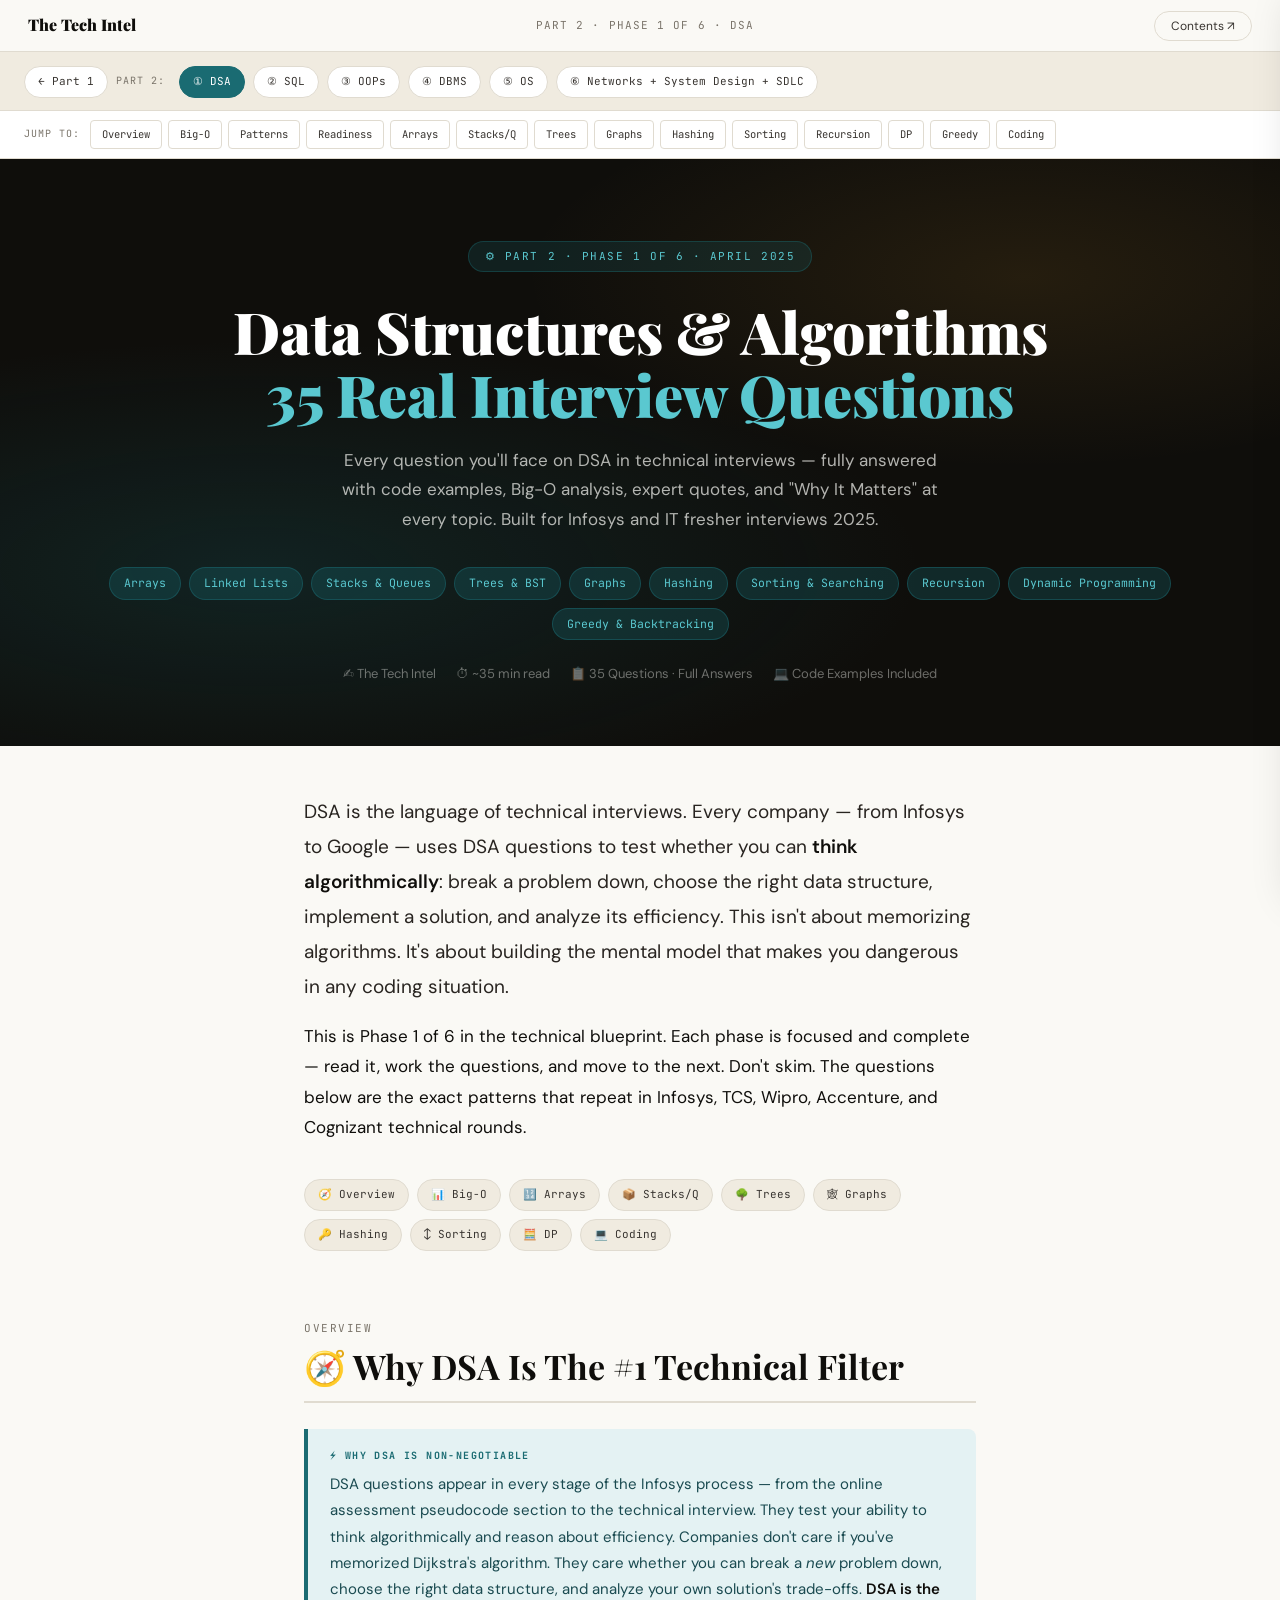
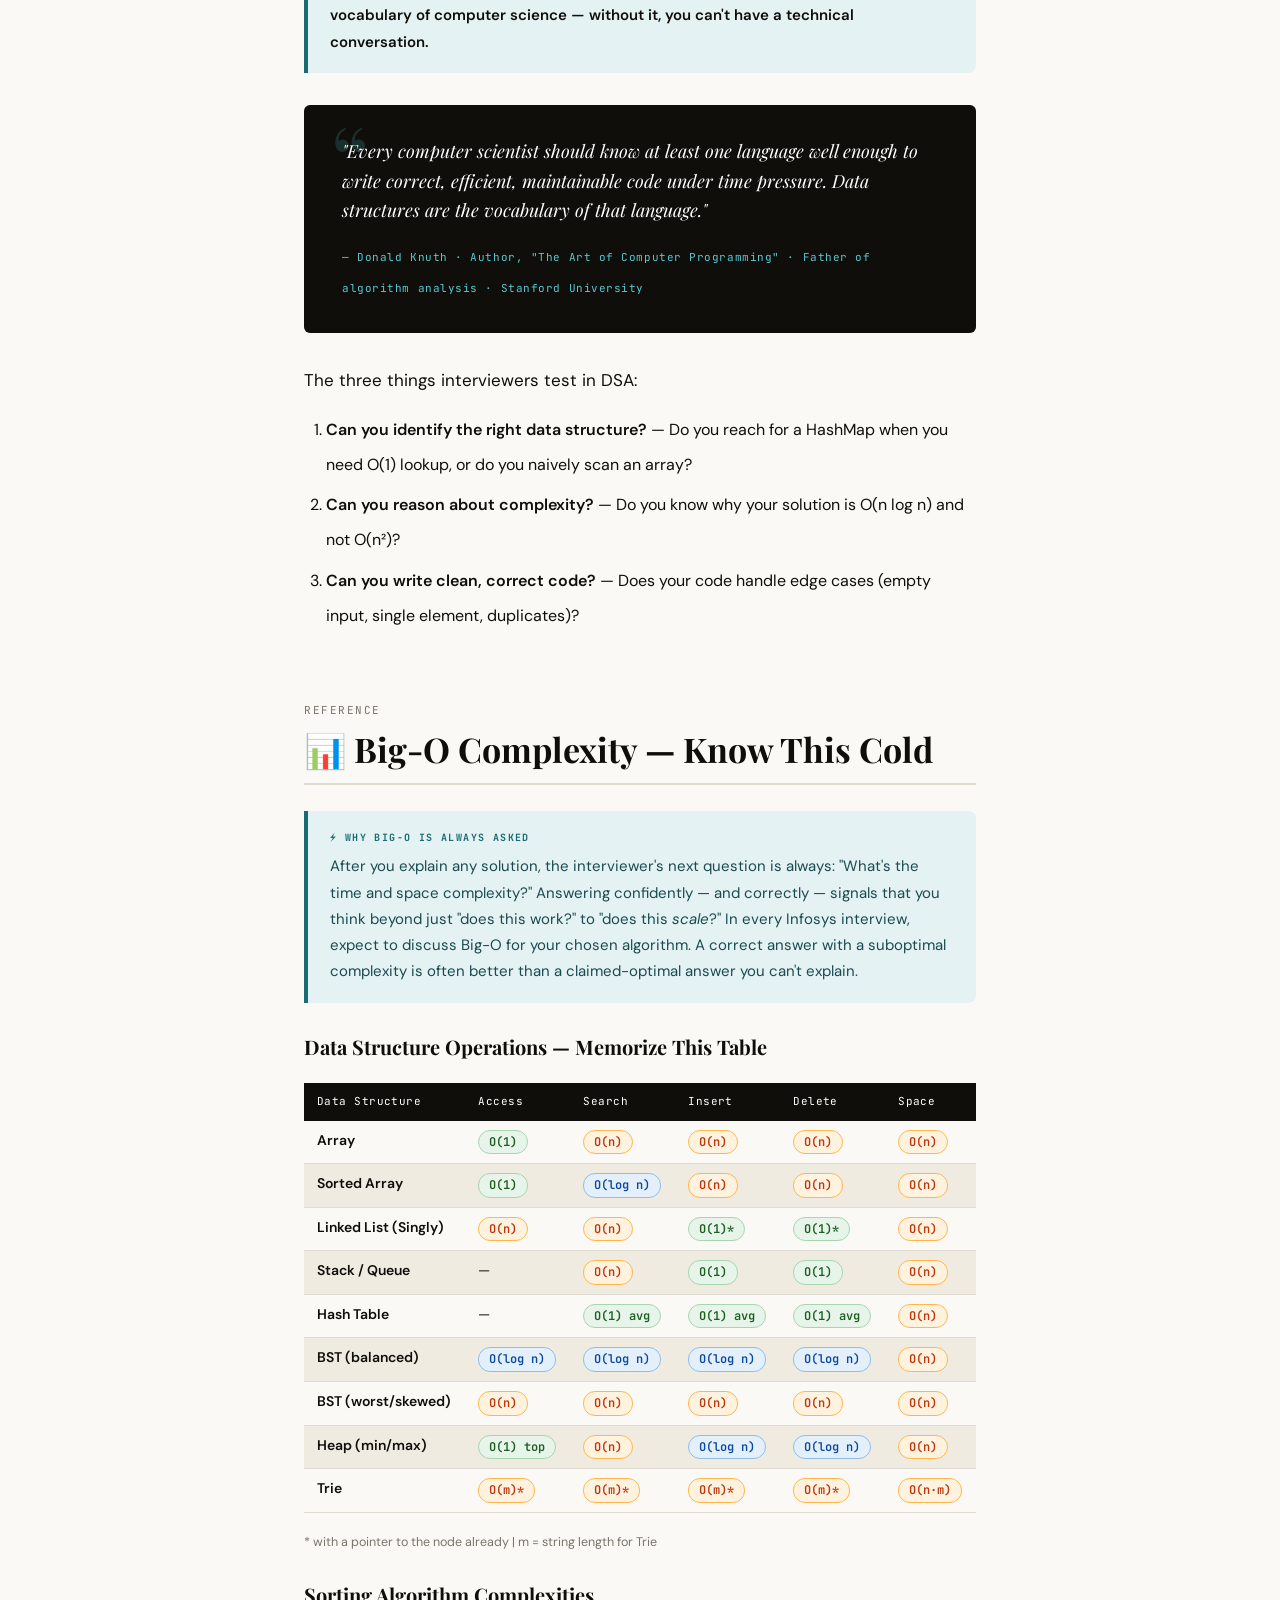
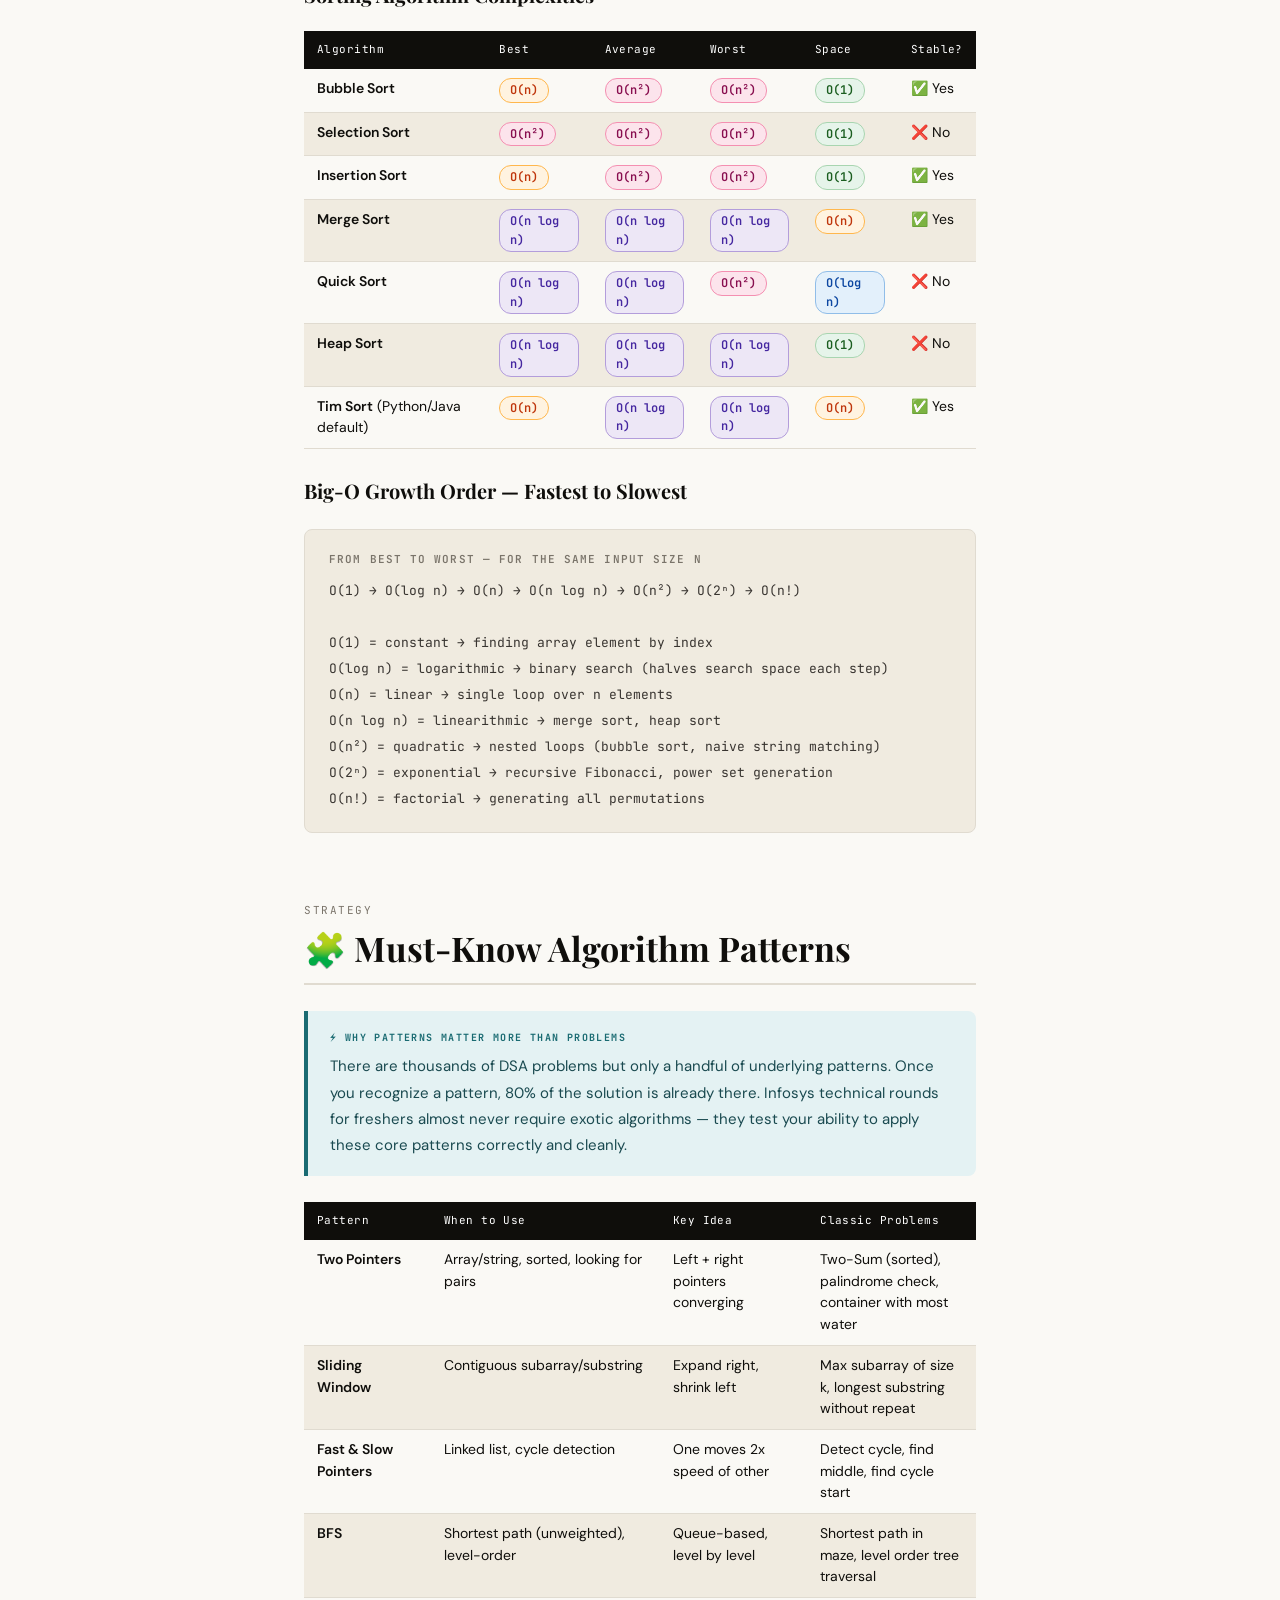
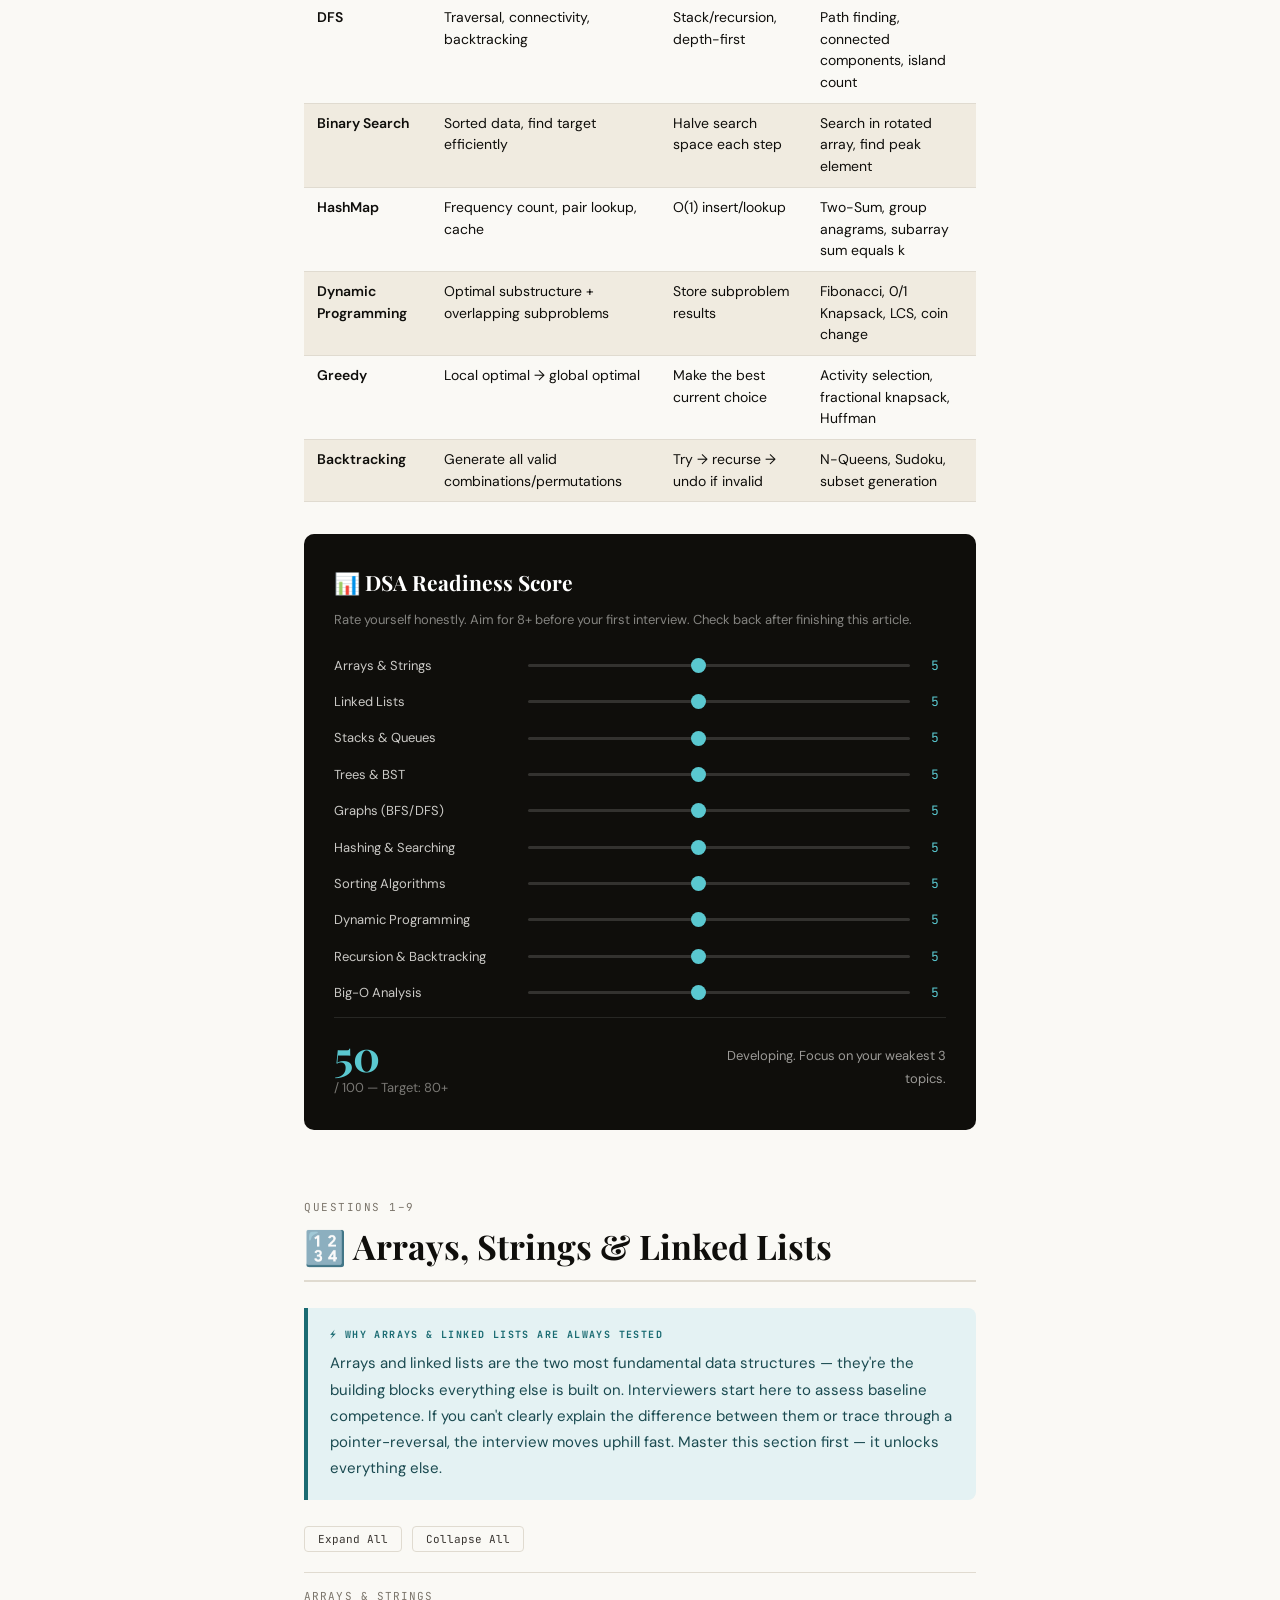
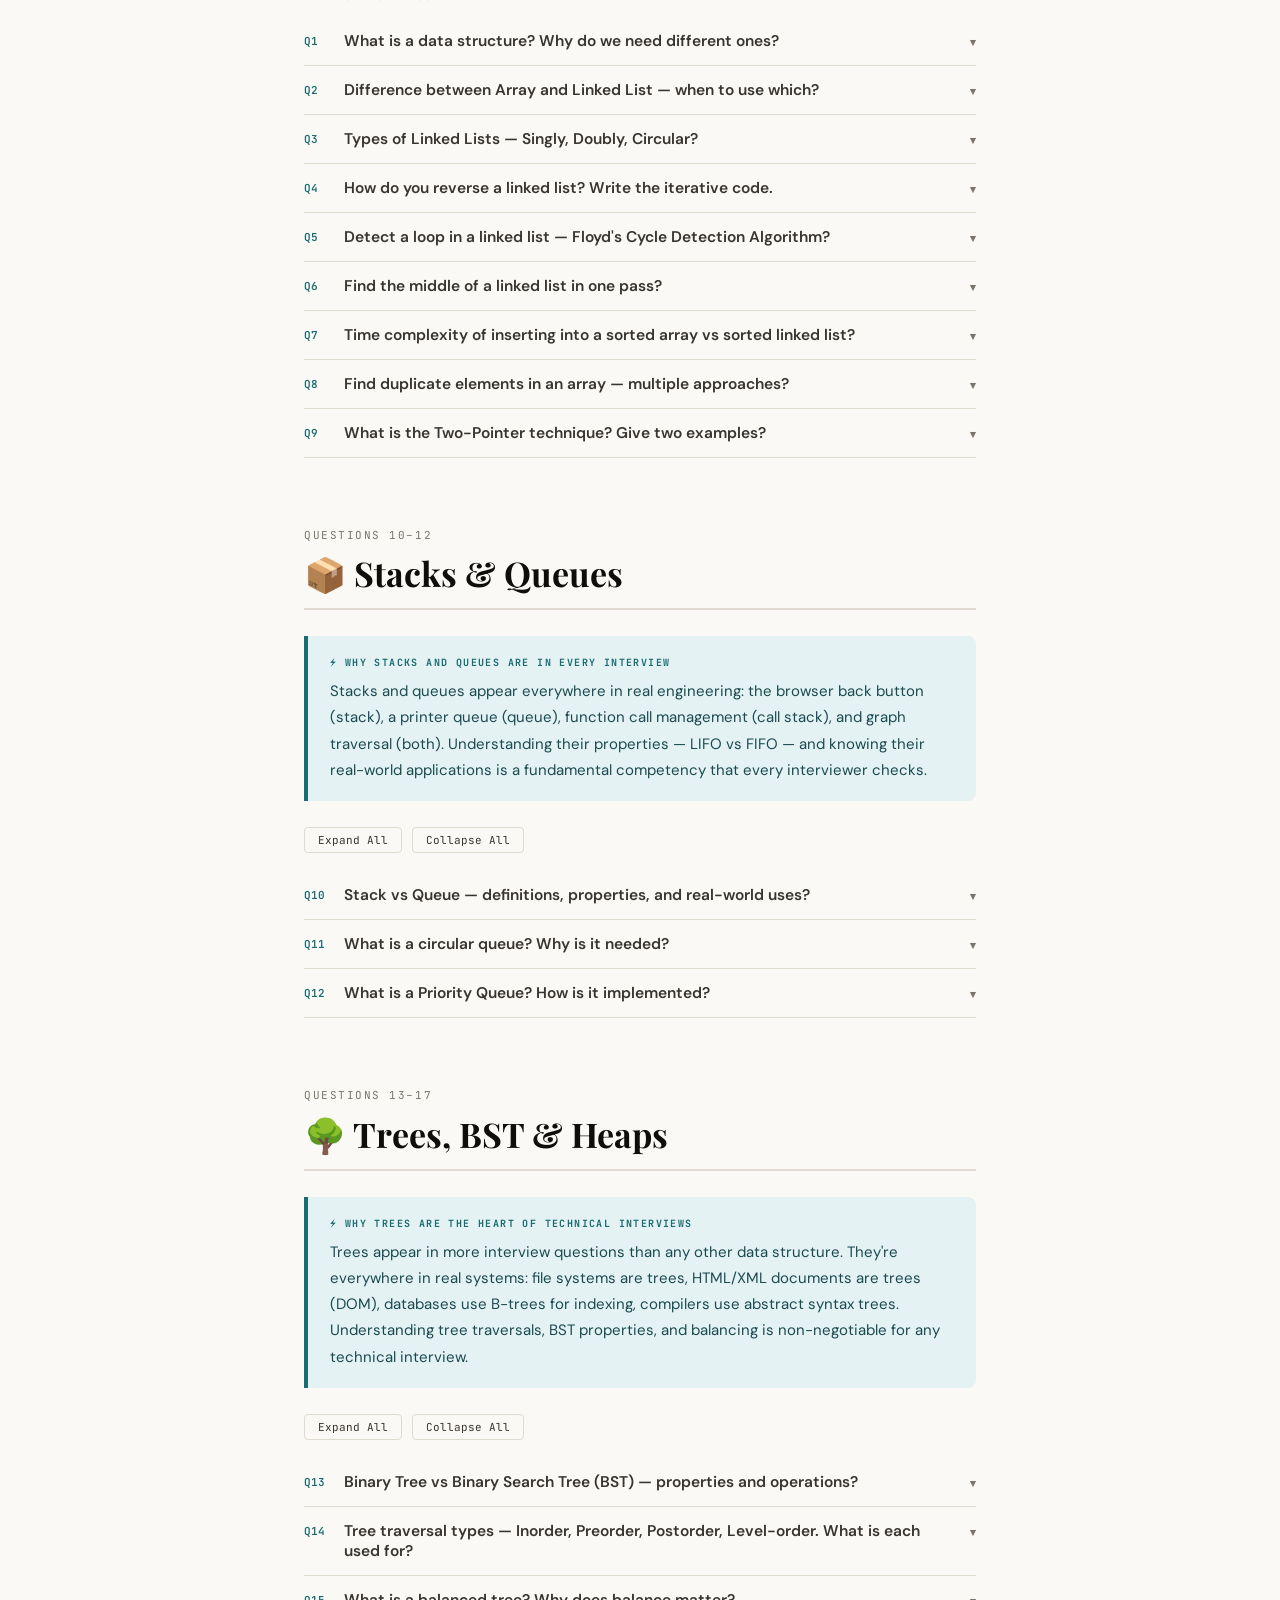
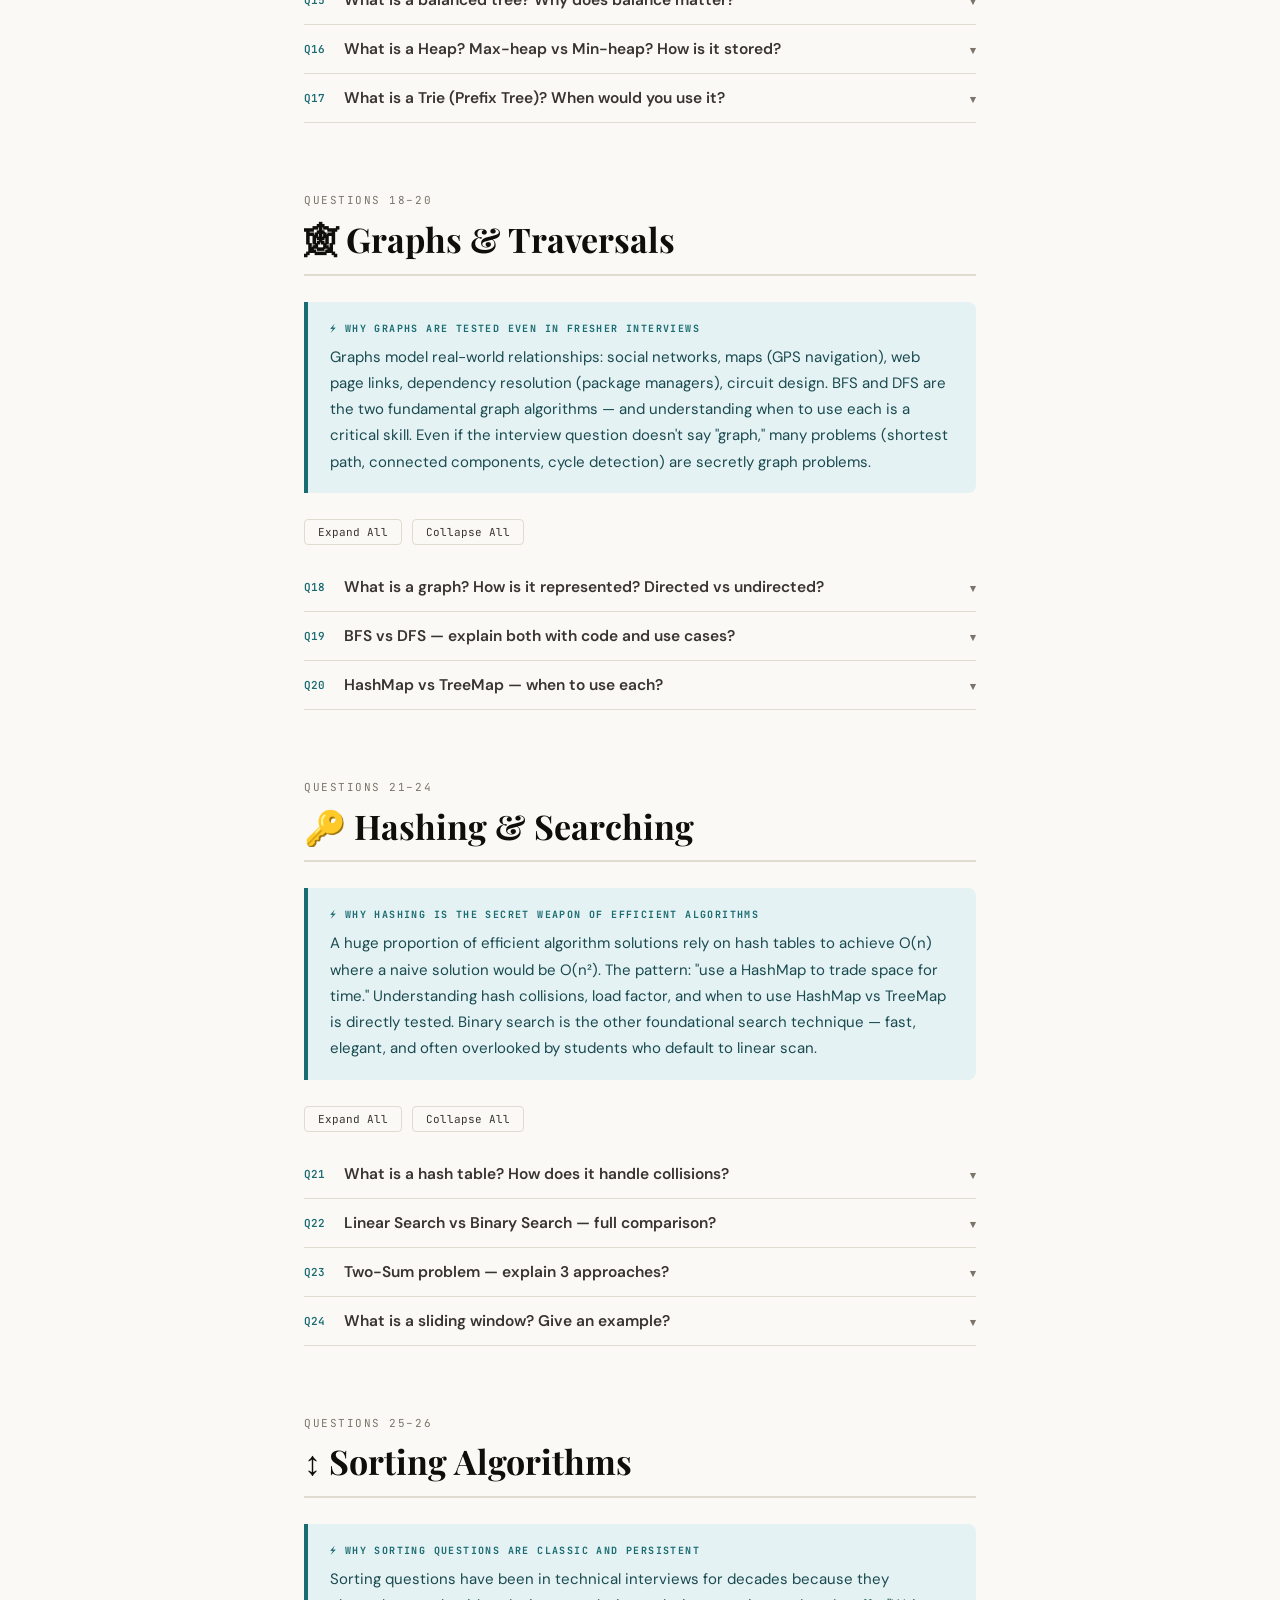
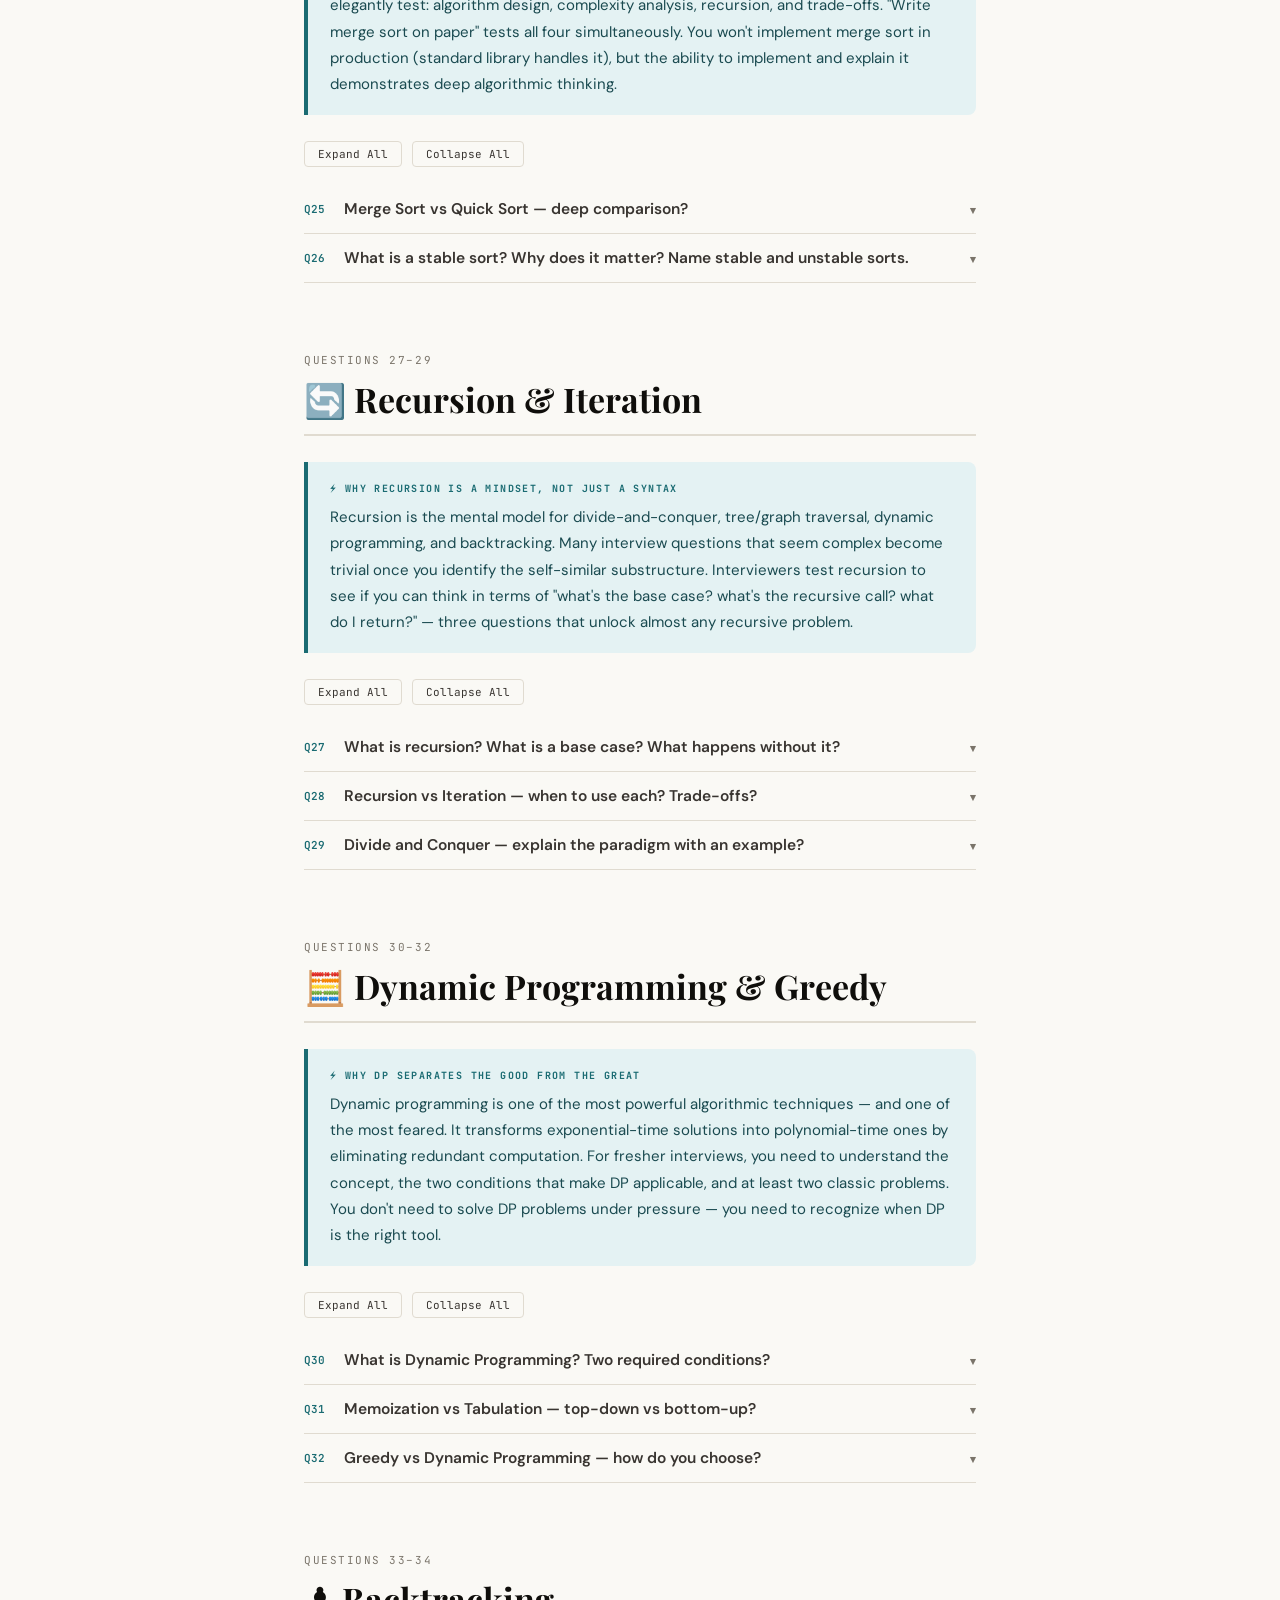
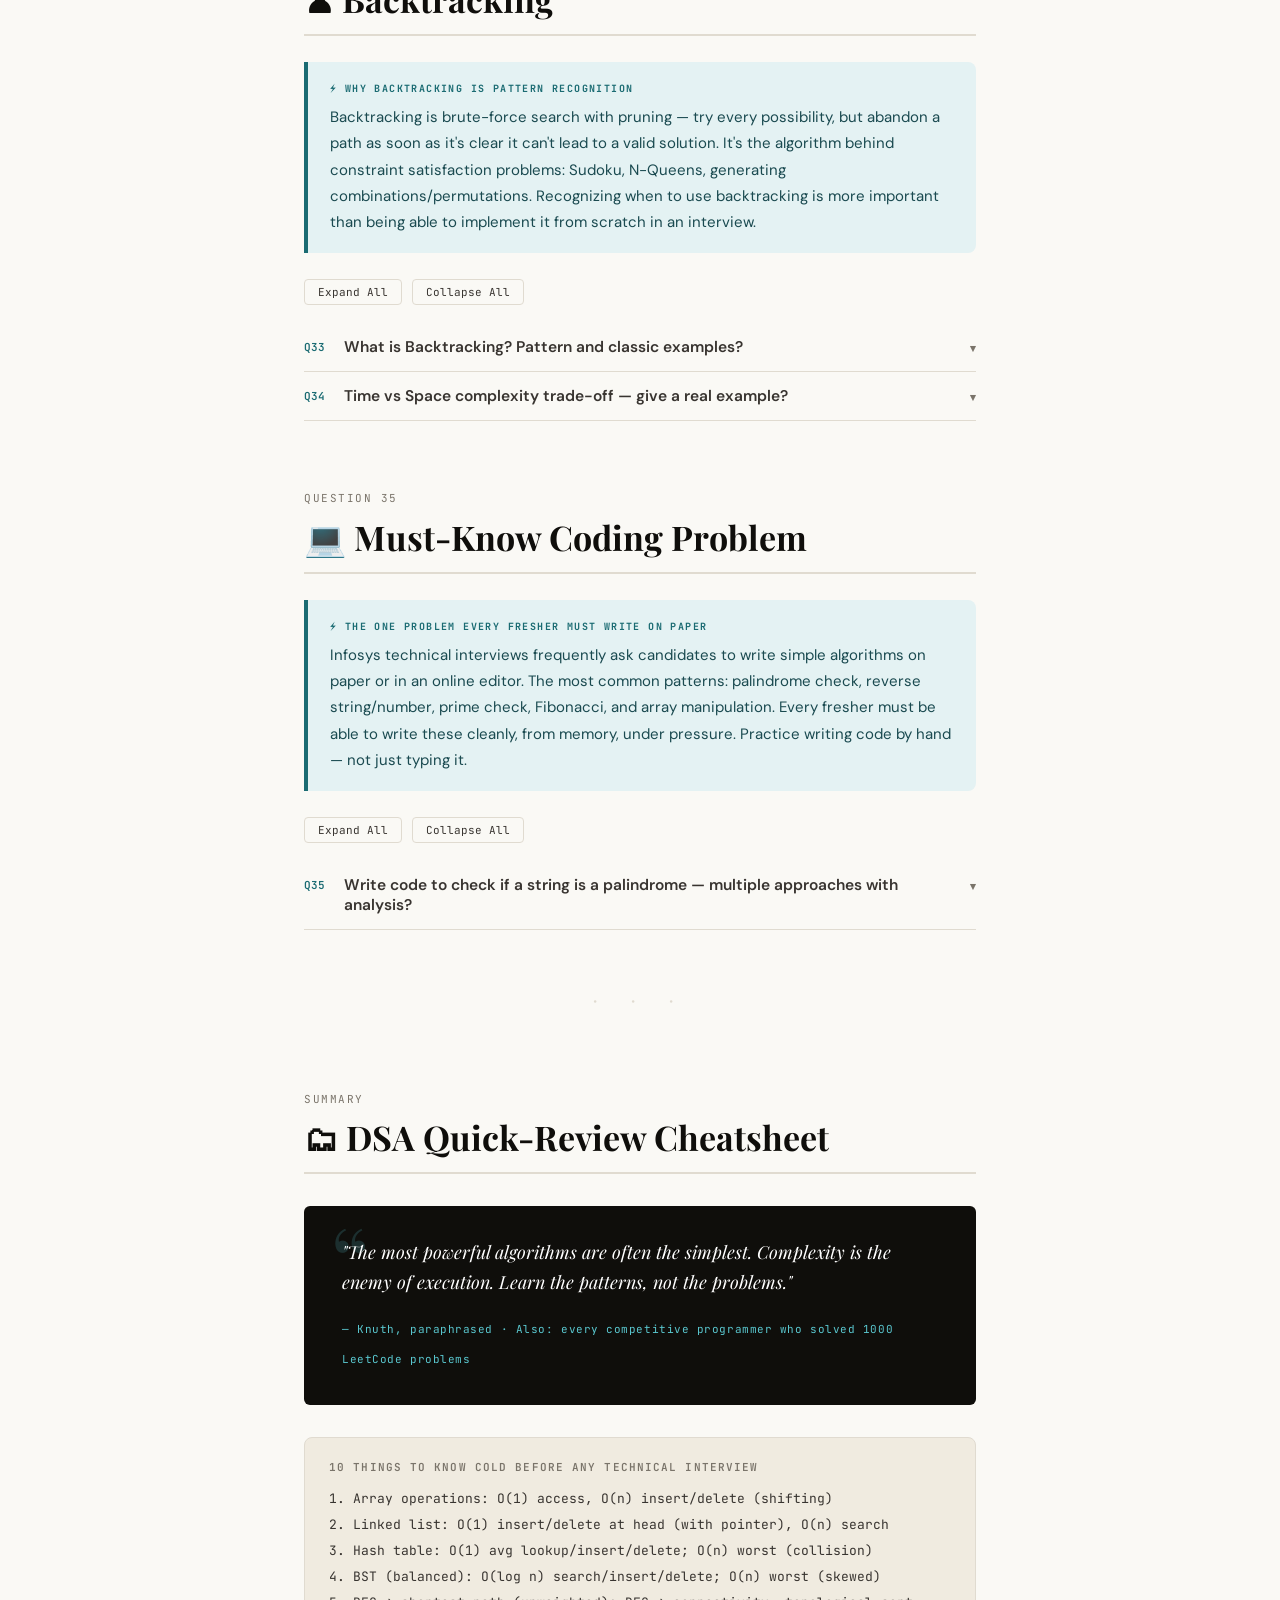
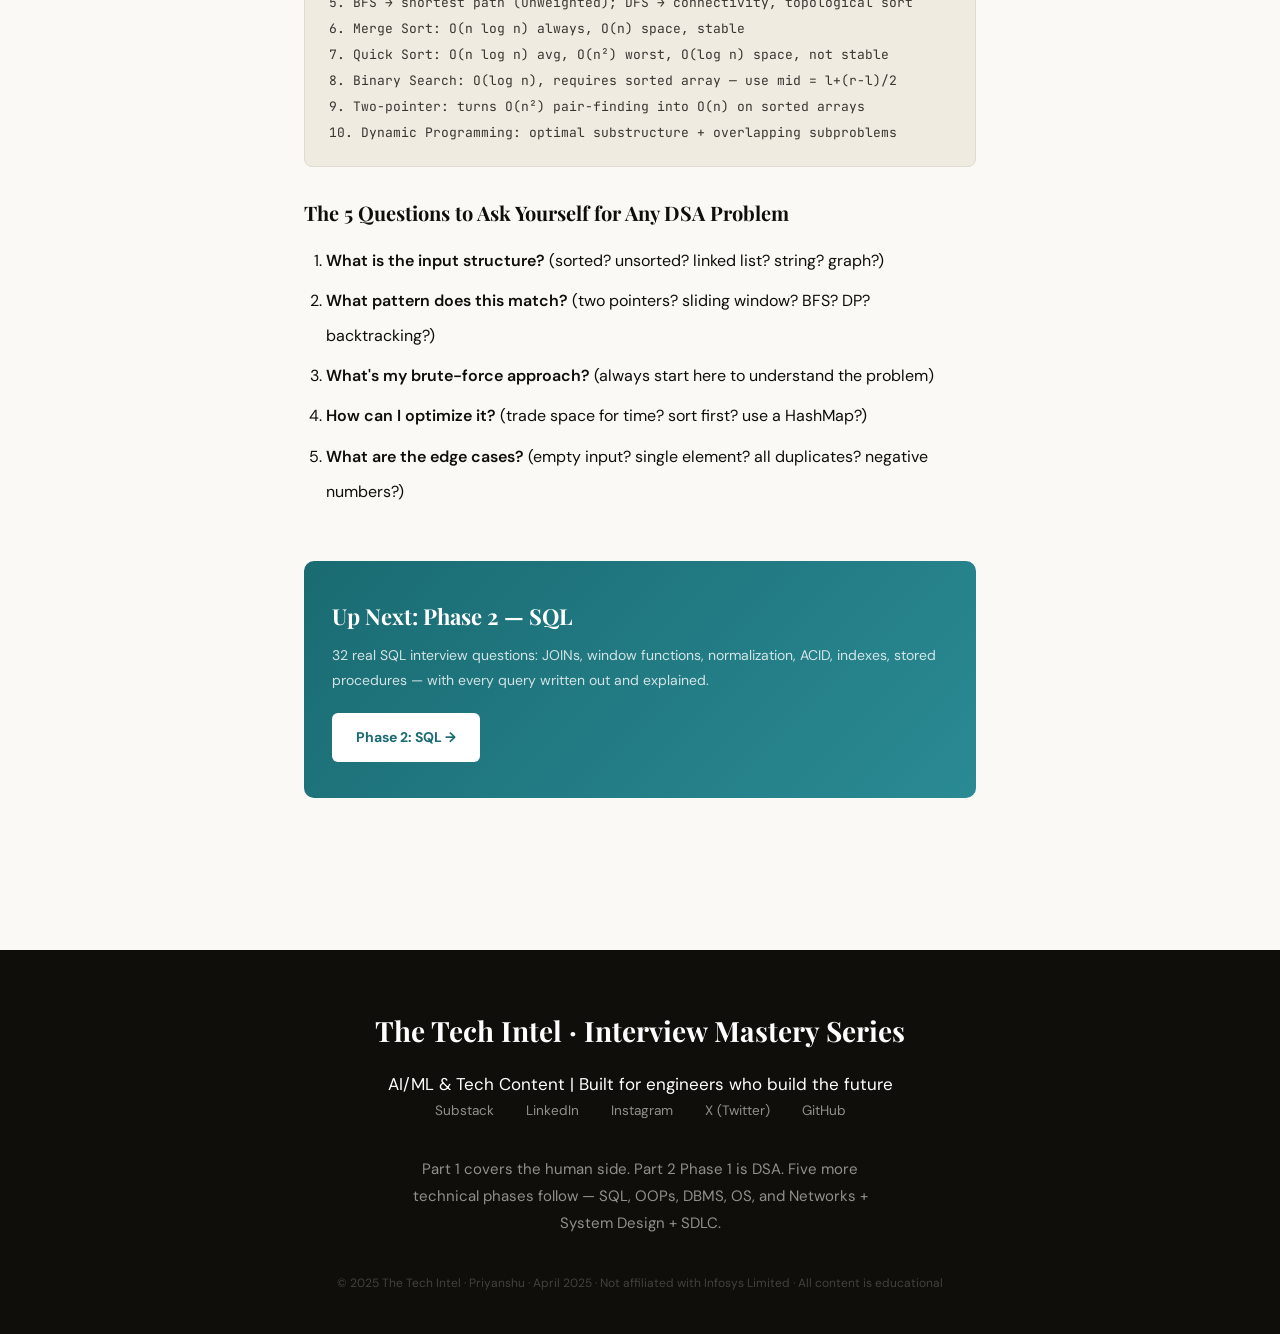
<file: Part_2_Phases/Phase1_dsa.html>
<!DOCTYPE html>
<html lang="en">
<head>
<meta charset="UTF-8">
<meta name="viewport" content="width=device-width, initial-scale=1.0">
<title>IT Interview 2025 — Part 2, Phase 1: DSA Mastery | 35 Real Questions | The Tech Intel</title>
<meta name="description" content="35 real DSA interview questions with complete answers — Arrays, Linked Lists, Trees, Graphs, Hashing, Sorting, Searching, DP, Recursion, Backtracking. With Big-O reference, code examples, and expert context. Phase 1 of 6 technical phases.">
<meta name="keywords" content="DSA interview questions 2025, data structures algorithms interview, arrays interview questions, linked list interview, tree graph interview questions, dynamic programming interview, recursion backtracking, binary search interview, sorting algorithms interview, Big-O complexity interview, Infosys DSA questions freshers">
<meta name="author" content="The Tech Intel — Priyanshu">
<meta property="og:title" content="DSA Interview Mastery — 35 Real Questions with Answers | The Tech Intel">
<meta property="og:description" content="The complete DSA interview guide for IT freshers. Every question answered, Big-O tables, code examples, expert context.">
<meta property="og:type" content="article">
<link rel="preconnect" href="https://fonts.googleapis.com">
<link href="https://fonts.googleapis.com/css2?family=Playfair+Display:ital,wght@0,700;0,900;1,700&family=DM+Sans:wght@300;400;500;600&family=JetBrains+Mono:wght@400;600&display=swap" rel="stylesheet">
<style>
:root{
  --ink:#0f0e0b;--paper:#faf9f5;--cream:#f0ebe0;
  --teal:#1a6b72;--teal-pale:#e4f2f3;--teal-mid:#2a8a94;
  --gold:#c48a28;--gold-pale:#f8edda;
  --rust:#b44830;--rust-pale:#fdf0ec;
  --slate:#383430;--muted:#7a746a;--border:#e0dbd0;
  --white:#fff;--code-bg:#18161200;--code-text:#e2ddd6;
  --green:#2d7a35;--green-pale:#edf7ee;
  --blue:#1a5a9a;--blue-pale:#e8f0fa;
  --orange:#c06020;--orange-pale:#fdf3e8;
  --red:#9a1a20;--red-pale:#fdeaeb;
}
*,*::before,*::after{box-sizing:border-box;margin:0;padding:0}
body{font-family:'DM Sans',system-ui,sans-serif;background:var(--paper);color:var(--ink);line-height:1.8;font-size:17px}

/* Progress */
#bar{position:fixed;top:0;left:0;height:3px;background:linear-gradient(90deg,var(--teal),var(--gold));width:0%;z-index:999;transition:width .08s}

/* Nav */
.nav{position:sticky;top:0;z-index:200;background:rgba(250,249,245,.96);backdrop-filter:blur(12px);border-bottom:1px solid var(--border);display:flex;align-items:center;justify-content:space-between;padding:0 28px;height:52px}
.nav-brand{font-family:'Playfair Display',serif;font-weight:900;font-size:16px}
.nav-center{font-family:'JetBrains Mono',monospace;font-size:11px;color:var(--muted);letter-spacing:.1em;text-transform:uppercase}
.nav-btn{padding:6px 16px;border:1px solid var(--border);border-radius:20px;font-size:12px;cursor:pointer;background:none;color:var(--slate);font-family:'DM Sans',sans-serif;transition:all .2s}
.nav-btn:hover{background:var(--ink);color:var(--white);border-color:var(--ink)}

/* Drawer */
#ov{display:none;position:fixed;inset:0;background:rgba(15,14,11,.55);z-index:300}
#drawer{position:fixed;right:-380px;top:0;bottom:0;width:360px;background:var(--white);z-index:400;padding:28px 22px;overflow-y:auto;transition:right .3s cubic-bezier(.4,0,.2,1);box-shadow:-8px 0 40px rgba(0,0,0,.14)}
#drawer.open{right:0}
.dr-close{position:absolute;top:18px;right:18px;background:none;border:none;font-size:22px;cursor:pointer;color:var(--muted)}
.dr-title{font-family:'Playfair Display',serif;font-size:20px;font-weight:700;margin:6px 0 22px}
.tg{margin-bottom:22px}
.tg-label{font-size:10px;letter-spacing:.14em;text-transform:uppercase;color:var(--muted);font-weight:600;margin-bottom:8px;padding-bottom:6px;border-bottom:1px solid var(--border);display:block;font-family:'JetBrains Mono',monospace}
.tg a{display:block;font-size:13.5px;color:var(--slate);text-decoration:none;padding:5px 8px;border-radius:5px;border-left:2px solid transparent;transition:all .2s}
.tg a:hover,.tg a.active{color:var(--teal);border-left-color:var(--teal);background:var(--teal-pale)}

/* Hero */
.hero{background:var(--ink);color:var(--white);padding:80px 24px 60px;text-align:center;position:relative;overflow:hidden}
.hero::after{content:'';position:absolute;inset:0;background:radial-gradient(ellipse 80% 60% at 20% 70%,rgba(26,107,114,.22) 0%,transparent 65%),radial-gradient(ellipse 60% 50% at 80% 20%,rgba(196,138,40,.12) 0%,transparent 65%);pointer-events:none}
.hero-phase{display:inline-flex;align-items:center;gap:8px;background:rgba(26,107,114,.2);border:1px solid rgba(26,107,114,.4);color:#5ac8d0;font-family:'JetBrains Mono',monospace;font-size:11px;letter-spacing:.14em;text-transform:uppercase;padding:5px 16px;border-radius:20px;margin-bottom:28px;position:relative;z-index:1}
.hero h1{font-family:'Playfair Display',serif;font-size:clamp(32px,5vw,58px);font-weight:900;line-height:1.08;margin-bottom:20px;position:relative;z-index:1}
.hero h1 em{font-style:normal;color:#5ac8d0}
.hero-sub{font-size:17px;color:rgba(250,249,245,.7);max-width:620px;margin:0 auto 32px;line-height:1.75;position:relative;z-index:1}
.hero-chips{display:flex;flex-wrap:wrap;gap:8px;justify-content:center;position:relative;z-index:1}
.chip{font-family:'JetBrains Mono',monospace;font-size:11.5px;padding:5px 14px;border-radius:20px;border:1px solid rgba(255,255,255,.12);background:rgba(255,255,255,.06);color:rgba(250,249,245,.75)}
.chip.active{background:rgba(26,107,114,.3);border-color:rgba(26,107,114,.5);color:#5ac8d0}
.hero-meta{display:flex;flex-wrap:wrap;gap:6px 20px;justify-content:center;font-size:13px;color:rgba(250,249,245,.4);margin-top:22px;position:relative;z-index:1}

/* Phase nav strip */
.phase-strip{background:var(--cream);border-bottom:1px solid var(--border);padding:12px 24px;overflow-x:auto;white-space:nowrap;display:flex;gap:8px;align-items:center}
.ph-label{font-family:'JetBrains Mono',monospace;font-size:10px;color:var(--muted);letter-spacing:.1em;text-transform:uppercase;margin-right:6px;flex-shrink:0}
.ph-btn{font-family:'JetBrains Mono',monospace;font-size:11px;padding:5px 13px;border-radius:20px;border:1px solid var(--border);background:var(--white);color:var(--slate);cursor:pointer;white-space:nowrap;transition:all .2s;text-decoration:none;display:inline-block}
.ph-btn.now{background:var(--teal);color:var(--white);border-color:var(--teal)}
.ph-btn:hover:not(.now){background:var(--teal-pale);border-color:var(--teal);color:var(--teal)}

/* Main */
.main{max-width:720px;margin:0 auto;padding:0 24px 100px}

/* Pill row */
.pills{display:flex;flex-wrap:wrap;gap:8px;margin:36px 0 28px}
.pill{font-size:11px;font-family:'JetBrains Mono',monospace;padding:5px 13px;border-radius:20px;border:1px solid var(--border);background:var(--cream);color:var(--slate);text-decoration:none;transition:all .2s}
.pill:hover{background:var(--teal);color:var(--white);border-color:var(--teal)}

/* Section header */
.sh{margin:68px 0 26px;padding-bottom:14px;border-bottom:2px solid var(--border)}
.sh-eye{font-family:'JetBrains Mono',monospace;font-size:11px;letter-spacing:.14em;text-transform:uppercase;color:var(--muted);margin-bottom:8px}
.sh h2{font-family:'Playfair Display',serif;font-size:clamp(24px,3.5vw,34px);font-weight:700;line-height:1.2}

/* Why box */
.why{border-left:4px solid var(--teal);background:var(--teal-pale);padding:18px 22px;border-radius:0 8px 8px 0;margin:26px 0}
.why-label{font-family:'JetBrains Mono',monospace;font-size:10px;letter-spacing:.14em;text-transform:uppercase;color:var(--teal);font-weight:700;margin-bottom:6px}
.why p{font-size:15px;color:#1a4a50;margin:0;line-height:1.75}

/* Expert quote */
.qb{background:var(--ink);color:var(--white);padding:32px 38px;margin:32px 0;border-radius:6px;position:relative}
.qb::before{content:'\201C';font-family:'Playfair Display',serif;font-size:96px;color:rgba(90,200,208,.18);position:absolute;top:4px;left:26px;line-height:1}
.qb blockquote{font-family:'Playfair Display',serif;font-size:18px;font-style:italic;line-height:1.65;position:relative;margin-bottom:14px}
.qb cite{font-family:'JetBrains Mono',monospace;font-size:11px;color:#5ac8d0;letter-spacing:.05em;font-style:normal}

/* Info box */
.info{border-left:4px solid var(--gold);background:var(--gold-pale);padding:15px 20px;border-radius:0 6px 6px 0;margin:20px 0}
.info p{margin:0;font-size:15px;color:#5a4010}

/* Warning */
.warn{border-left:4px solid var(--rust);background:var(--rust-pale);padding:15px 20px;border-radius:0 6px 6px 0;margin:20px 0}
.warn-l{font-family:'JetBrains Mono',monospace;font-size:10px;letter-spacing:.14em;text-transform:uppercase;color:var(--rust);font-weight:700;margin-bottom:5px}
.warn p{margin:0;font-size:15px;color:#6b2a18}

/* Formula */
.formula{background:var(--cream);border:1px solid var(--border);border-radius:8px;padding:20px 24px;margin:20px 0}
.f-label{font-size:11px;letter-spacing:.1em;text-transform:uppercase;color:var(--muted);font-weight:600;margin-bottom:8px;display:block;font-family:'JetBrains Mono',monospace}
.f-body{font-family:'JetBrains Mono',monospace;font-size:13px;line-height:2;color:var(--slate)}

/* Table */
.tbl{width:100%;border-collapse:collapse;margin:18px 0;font-size:14px}
.tbl th{background:var(--ink);color:var(--white);padding:9px 13px;text-align:left;font-family:'JetBrains Mono',monospace;font-size:11px;letter-spacing:.04em;font-weight:400}
.tbl td{padding:9px 13px;border-bottom:1px solid var(--border);vertical-align:top;line-height:1.55}
.tbl tr:nth-child(even) td{background:var(--cream)}
.tbl td code{font-family:'JetBrains Mono',monospace;background:var(--cream);padding:1px 6px;border-radius:3px;font-size:12px;border:1px solid var(--border)}

/* Complexity badges */
.o1{display:inline-block;font-family:'JetBrains Mono',monospace;font-size:12px;font-weight:600;padding:2px 10px;border-radius:12px;background:#e6f4ea;color:#1b5e20;border:1px solid #a8d5b0}
.ologn{display:inline-block;font-family:'JetBrains Mono',monospace;font-size:12px;font-weight:600;padding:2px 10px;border-radius:12px;background:#e3f0fb;color:#0d47a1;border:1px solid #90bde8}
.on{display:inline-block;font-family:'JetBrains Mono',monospace;font-size:12px;font-weight:600;padding:2px 10px;border-radius:12px;background:#fff3e0;color:#bf360c;border:1px solid #ffb74d}
.on2{display:inline-block;font-family:'JetBrains Mono',monospace;font-size:12px;font-weight:600;padding:2px 10px;border-radius:12px;background:#fce4ec;color:#880e4f;border:1px solid #f48fb1}
.onlogn{display:inline-block;font-family:'JetBrains Mono',monospace;font-size:12px;font-weight:600;padding:2px 10px;border-radius:12px;background:#ede7f6;color:#4527a0;border:1px solid #b39ddb}

/* Q&A */
.qa-wrap{margin:18px 0}
.qa-cat{font-family:'JetBrains Mono',monospace;font-size:11px;letter-spacing:.1em;text-transform:uppercase;color:var(--muted);padding:14px 0 10px;border-top:1px solid var(--border);margin-top:20px;display:block}
.qa-item{border-bottom:1px solid var(--border)}
.qa-btn{width:100%;display:flex;align-items:flex-start;gap:12px;padding:14px 0;background:none;border:none;cursor:pointer;text-align:left;font-family:'DM Sans',sans-serif;font-size:15.5px;font-weight:600;color:var(--slate);transition:color .2s}
.qa-btn:hover{color:var(--teal)}
.qa-num{font-family:'JetBrains Mono',monospace;font-size:11px;color:var(--teal);font-weight:600;min-width:28px;padding-top:3px;flex-shrink:0}
.qa-icon{margin-left:auto;font-size:11px;color:var(--muted);transition:transform .3s;flex-shrink:0;padding-top:4px}
.qa-btn.open .qa-icon{transform:rotate(180deg)}
.qa-body{max-height:0;overflow:hidden;transition:max-height .45s ease;padding-left:40px}
.qa-body.open{max-height:3000px;padding-bottom:18px}
.qa-body p,.qa-body li{font-size:15px;color:var(--slate);line-height:1.78}
.qa-body ul,.qa-body ol{padding-left:20px;margin:8px 0}
.qa-body li{margin-bottom:5px}
.qa-body strong{color:var(--ink)}
.qa-body code{font-family:'JetBrains Mono',monospace;background:var(--cream);padding:1px 6px;border-radius:3px;font-size:12.5px;border:1px solid var(--border);color:var(--ink)}
.qa-body pre{background:#1a1815;color:#ddd8ce;padding:18px 20px;border-radius:8px;font-family:'JetBrains Mono',monospace;font-size:12.5px;line-height:1.9;margin:12px 0;overflow-x:auto;border:1px solid rgba(255,255,255,.05)}
.qa-body table{width:100%;border-collapse:collapse;font-size:13px;margin:12px 0}
.qa-body th{background:var(--cream);padding:8px 11px;border:1px solid var(--border);text-align:left;font-weight:600;font-size:12px}
.qa-body td{padding:8px 11px;border:1px solid var(--border);vertical-align:top;line-height:1.55}
.qa-body .tip{background:var(--teal-pale);border-left:3px solid var(--teal);padding:10px 14px;margin-top:12px;font-size:14px;border-radius:0 5px 5px 0;color:#1a4a50}
.qa-body .note{background:var(--gold-pale);border-left:3px solid var(--gold);padding:10px 14px;margin-top:10px;font-size:14px;border-radius:0 5px 5px 0;color:#5a4010}
.qa-body .crit{background:var(--rust-pale);border-left:3px solid var(--rust);padding:10px 14px;margin-top:10px;font-size:14px;border-radius:0 5px 5px 0;color:#6b2a18}

/* Expand buttons */
.xp{display:flex;gap:10px;margin:12px 0}
.xp-btn{font-family:'JetBrains Mono',monospace;font-size:11px;padding:5px 13px;border:1px solid var(--border);border-radius:4px;cursor:pointer;background:none;color:var(--slate);transition:all .2s}
.xp-btn:hover{background:var(--teal-pale);border-color:var(--teal);color:var(--teal)}

/* Self assess */
.assess{background:var(--ink);color:var(--white);border-radius:10px;padding:30px;margin:32px 0}
.assess h3{font-family:'Playfair Display',serif;font-size:21px;margin-bottom:6px}
.assess-sub{font-size:13px;color:rgba(250,249,245,.5);margin-bottom:22px}
.s-row{display:flex;align-items:center;gap:14px;margin-bottom:13px}
.s-label{min-width:180px;font-size:13px;color:rgba(250,249,245,.8);flex-shrink:0}
.s-range{flex:1;-webkit-appearance:none;height:3px;border-radius:2px;background:rgba(255,255,255,.15);outline:none;cursor:pointer}
.s-range::-webkit-slider-thumb{-webkit-appearance:none;width:15px;height:15px;border-radius:50%;background:#5ac8d0;cursor:pointer}
.s-val{min-width:22px;text-align:center;font-family:'JetBrains Mono',monospace;font-size:13px;color:#5ac8d0}
.s-total{border-top:1px solid rgba(255,255,255,.1);padding-top:16px;margin-top:6px;display:flex;align-items:center;justify-content:space-between;flex-wrap:wrap;gap:12px}
.s-score{font-family:'Playfair Display',serif;font-size:42px;font-weight:700;color:#5ac8d0;line-height:1}
.s-of{font-size:13px;color:rgba(250,249,245,.45)}
.s-msg{font-size:13px;color:rgba(250,249,245,.6);max-width:220px;text-align:right}

/* Tag */
.tag{display:inline-block;background:var(--cream);color:var(--slate);font-family:'JetBrains Mono',monospace;font-size:11px;padding:3px 9px;border-radius:3px;border:1px solid var(--border);margin:2px}

/* Div */
.div{text-align:center;margin:52px 0;font-size:22px;color:var(--border);letter-spacing:14px}

/* Next phase bar */
.next-bar{background:linear-gradient(135deg,var(--teal),var(--teal-mid));color:var(--white);padding:36px 28px;border-radius:10px;margin:52px 0;display:flex;align-items:center;justify-content:space-between;gap:20px;flex-wrap:wrap}
.next-bar h3{font-family:'Playfair Display',serif;font-size:22px;margin-bottom:6px}
.next-bar p{font-size:14px;color:rgba(255,255,255,.8);margin:0}
.next-btn{background:var(--white);color:var(--teal);padding:12px 24px;border-radius:6px;font-weight:700;font-size:14px;text-decoration:none;white-space:nowrap;font-family:'DM Sans',sans-serif;transition:opacity .2s;flex-shrink:0}
.next-btn:hover{opacity:.9}

/* Footer */
.footer{background:var(--ink);color:var(--white);text-align:center;padding:56px 24px 40px}
.footer h2{font-family:'Playfair Display',serif;font-size:28px;margin-bottom:12px}
.footer p{color:rgba(250,249,245,.55);margin-bottom:0;font-size:15px;max-width:480px;margin-left:auto;margin-right:auto}
.footer-small{font-size:12px;color:rgba(250,249,245,.22);margin-top:36px}

/* Prose */
p{margin-bottom:16px}
strong{font-weight:600;color:var(--ink)}
ul,ol{padding-left:22px;margin-bottom:14px}
li{margin-bottom:5px}
.lead{font-size:19px;line-height:1.85;color:#282420}

/* Section strip */
.sec-strip{background:#fff;border-bottom:1px solid var(--border);padding:9px 24px;overflow-x:auto;white-space:nowrap;display:flex;gap:6px;align-items:center;scrollbar-width:none}
.sec-strip::-webkit-scrollbar{display:none}
.ss-lbl{font-family:'JetBrains Mono',monospace;font-size:10px;color:var(--muted);letter-spacing:.1em;text-transform:uppercase;margin-right:4px;flex-shrink:0}
.ss-btn{font-family:'JetBrains Mono',monospace;font-size:10.5px;padding:4px 11px;border-radius:4px;border:1px solid var(--border);background:transparent;color:var(--slate);white-space:nowrap;transition:all .18s;text-decoration:none;display:inline-block}
.ss-btn:hover{background:var(--ink);color:#fff;border-color:var(--ink)}
/* Footer links */
.footer-links{display:flex;gap:2rem;justify-content:center;flex-wrap:wrap;margin-bottom:2rem}
.footer-links a{color:rgba(250,249,245,.55);text-decoration:none;font-size:0.85rem;transition:color 0.2s}
.footer-links a:hover{color:var(--gold)}

@media(max-width:620px){
  .hero{padding:54px 18px 46px}
  .nav-phase{display:none}
  body{font-size:16px}
  #drawer{width:100%;right:-100%}
  .s-label{min-width:130px}
  .next-bar{flex-direction:column;align-items:flex-start}
}
</style>
</head>
<body>

<div id="bar"></div>

<!-- Drawer -->
<div id="ov" onclick="closeDrawer()"></div>
<div id="drawer">
  <button class="dr-close" onclick="closeDrawer()">✕</button>
  <div class="dr-title">DSA — Table of Contents</div>
  <div class="tg">
    <span class="tg-label">Overview</span>
    <a href="#overview">Why DSA Matters</a>
    <a href="#bigo">Big-O Reference</a>
    <a href="#patterns">Must-Know Patterns</a>
    <a href="#assess">Readiness Check</a>
  </div>
  <div class="tg">
    <span class="tg-label">Fundamentals (Q1–Q9)</span>
    <a href="#q-arrays">Arrays & Linked Lists</a>
    <a href="#q-stack">Stacks & Queues</a>
  </div>
  <div class="tg">
    <span class="tg-label">Trees & Graphs (Q10–Q15)</span>
    <a href="#q-trees">Trees, BST, Heap</a>
    <a href="#q-graphs">BFS, DFS, Graphs</a>
  </div>
  <div class="tg">
    <span class="tg-label">Hashing & Search (Q16–Q20)</span>
    <a href="#q-hash">Hashing & Searching</a>
    <a href="#q-sort">Sorting Algorithms</a>
  </div>
  <div class="tg">
    <span class="tg-label">Algorithm Paradigms (Q21–Q35)</span>
    <a href="#q-recursion">Recursion & Iteration</a>
    <a href="#q-dp">Dynamic Programming</a>
    <a href="#q-greedy">Greedy & Backtracking</a>
    <a href="#q-coding">Coding Problems</a>
  </div>
</div>

<!-- Nav -->
<nav class="nav">
  <span class="nav-brand">The Tech Intel</span>
  <span class="nav-center">Part 2 · Phase 1 of 6 · DSA</span>
  <button class="nav-btn" onclick="openDrawer()">Contents ↗</button>
</nav>

<!-- Phase strip -->
<div class="phase-strip">
  <a href="../index.html"><span class="ph-btn">← Part 1</span></a>
  <span class="ph-label">Part 2:</span>
  <a href="./Phase1_dsa.html"><span class="ph-btn now">① DSA</span></a>
  <a href="./Phase2_sql.html"><span class="ph-btn">② SQL</span></a>
  <a href="./Phase3_oops.html"><span class="ph-btn">③ OOPs</span></a>
  <a href="./Phase4_dbms.html"><span class="ph-btn">④ DBMS</span></a>
  <a href="./Phase5_os.html"><span class="ph-btn">⑤ OS</span></a>
  <a href="./Phase6_final.html"><span class="ph-btn">⑥ Networks + System Design + SDLC</span></a>
</div>

<!-- Section strip -->
<div class="sec-strip">
  <span class="ss-lbl">Jump to:</span>
  <a class="ss-btn" href="#overview">Overview</a>
  <a class="ss-btn" href="#bigo">Big-O</a>
  <a class="ss-btn" href="#patterns">Patterns</a>
  <a class="ss-btn" href="#assess">Readiness</a>
  <a class="ss-btn" href="#q-arrays">Arrays</a>
  <a class="ss-btn" href="#q-stack">Stacks/Q</a>
  <a class="ss-btn" href="#q-trees">Trees</a>
  <a class="ss-btn" href="#q-graphs">Graphs</a>
  <a class="ss-btn" href="#q-hash">Hashing</a>
  <a class="ss-btn" href="#q-sort">Sorting</a>
  <a class="ss-btn" href="#q-recursion">Recursion</a>
  <a class="ss-btn" href="#q-dp">DP</a>
  <a class="ss-btn" href="#q-greedy">Greedy</a>
  <a class="ss-btn" href="#q-coding">Coding</a>
</div>

<!-- Hero -->
<header class="hero">
  <div class="hero-phase">⚙ Part 2 · Phase 1 of 6 · April 2025</div>
  <h1>Data Structures & Algorithms<br><em>35 Real Interview Questions</em></h1>
  <p class="hero-sub">Every question you'll face on DSA in technical interviews — fully answered with code examples, Big-O analysis, expert quotes, and "Why It Matters" at every topic. Built for Infosys and IT fresher interviews 2025.</p>
  <div class="hero-chips">
    <span class="chip active">Arrays</span>
    <span class="chip active">Linked Lists</span>
    <span class="chip active">Stacks & Queues</span>
    <span class="chip active">Trees & BST</span>
    <span class="chip active">Graphs</span>
    <span class="chip active">Hashing</span>
    <span class="chip active">Sorting & Searching</span>
    <span class="chip active">Recursion</span>
    <span class="chip active">Dynamic Programming</span>
    <span class="chip active">Greedy & Backtracking</span>
  </div>
  <div class="hero-meta">
    <span>✍ The Tech Intel</span>
    <span>⏱ ~35 min read</span>
    <span>📋 35 Questions · Full Answers</span>
    <span>💻 Code Examples Included</span>
  </div>
</header>

<!-- Main -->
<main class="main">

<p class="lead" style="margin-top:48px;">DSA is the language of technical interviews. Every company — from Infosys to Google — uses DSA questions to test whether you can <strong>think algorithmically</strong>: break a problem down, choose the right data structure, implement a solution, and analyze its efficiency. This isn't about memorizing algorithms. It's about building the mental model that makes you dangerous in any coding situation.</p>

<p>This is Phase 1 of 6 in the technical blueprint. Each phase is focused and complete — read it, work the questions, and move to the next. Don't skim. The questions below are the exact patterns that repeat in Infosys, TCS, Wipro, Accenture, and Cognizant technical rounds.</p>

<div class="pills">
  <a class="pill" href="#overview">🧭 Overview</a>
  <a class="pill" href="#bigo">📊 Big-O</a>
  <a class="pill" href="#q-arrays">🔢 Arrays</a>
  <a class="pill" href="#q-stack">📦 Stacks/Q</a>
  <a class="pill" href="#q-trees">🌳 Trees</a>
  <a class="pill" href="#q-graphs">🕸 Graphs</a>
  <a class="pill" href="#q-hash">🔑 Hashing</a>
  <a class="pill" href="#q-sort">↕ Sorting</a>
  <a class="pill" href="#q-dp">🧮 DP</a>
  <a class="pill" href="#q-coding">💻 Coding</a>
</div>

<!-- OVERVIEW -->
<section id="overview">
  <div class="sh"><div class="sh-eye">Overview</div><h2>🧭 Why DSA Is The #1 Technical Filter</h2></div>

  <div class="why">
    <div class="why-label">⚡ Why DSA Is Non-Negotiable</div>
    <p>DSA questions appear in every stage of the Infosys process — from the online assessment pseudocode section to the technical interview. They test your ability to think algorithmically and reason about efficiency. Companies don't care if you've memorized Dijkstra's algorithm. They care whether you can break a <em>new</em> problem down, choose the right data structure, and analyze your own solution's trade-offs. <strong>DSA is the vocabulary of computer science — without it, you can't have a technical conversation.</strong></p>
  </div>

  <div class="qb">
    <blockquote>"Every computer scientist should know at least one language well enough to write correct, efficient, maintainable code under time pressure. Data structures are the vocabulary of that language."</blockquote>
    <cite>— Donald Knuth · Author, "The Art of Computer Programming" · Father of algorithm analysis · Stanford University</cite>
  </div>

  <p>The three things interviewers test in DSA:</p>
  <ol style="padding-left:22px;line-height:2.2;font-size:16px;">
    <li><strong>Can you identify the right data structure?</strong> — Do you reach for a HashMap when you need O(1) lookup, or do you naively scan an array?</li>
    <li><strong>Can you reason about complexity?</strong> — Do you know why your solution is O(n log n) and not O(n²)?</li>
    <li><strong>Can you write clean, correct code?</strong> — Does your code handle edge cases (empty input, single element, duplicates)?</li>
  </ol>
</section>

<!-- BIG-O -->
<section id="bigo">
  <div class="sh"><div class="sh-eye">Reference</div><h2>📊 Big-O Complexity — Know This Cold</h2></div>

  <div class="why">
    <div class="why-label">⚡ Why Big-O Is Always Asked</div>
    <p>After you explain any solution, the interviewer's next question is always: "What's the time and space complexity?" Answering confidently — and correctly — signals that you think beyond just "does this work?" to "does this <em>scale</em>?" In every Infosys interview, expect to discuss Big-O for your chosen algorithm. A correct answer with a suboptimal complexity is often better than a claimed-optimal answer you can't explain.</p>
  </div>

  <h3 style="font-family:'Playfair Display',serif;font-size:20px;margin:24px 0 12px;">Data Structure Operations — Memorize This Table</h3>
  <table class="tbl">
    <thead><tr><th>Data Structure</th><th>Access</th><th>Search</th><th>Insert</th><th>Delete</th><th>Space</th></tr></thead>
    <tbody>
      <tr><td><strong>Array</strong></td><td><span class="o1">O(1)</span></td><td><span class="on">O(n)</span></td><td><span class="on">O(n)</span></td><td><span class="on">O(n)</span></td><td><span class="on">O(n)</span></td></tr>
      <tr><td><strong>Sorted Array</strong></td><td><span class="o1">O(1)</span></td><td><span class="ologn">O(log n)</span></td><td><span class="on">O(n)</span></td><td><span class="on">O(n)</span></td><td><span class="on">O(n)</span></td></tr>
      <tr><td><strong>Linked List (Singly)</strong></td><td><span class="on">O(n)</span></td><td><span class="on">O(n)</span></td><td><span class="o1">O(1)*</span></td><td><span class="o1">O(1)*</span></td><td><span class="on">O(n)</span></td></tr>
      <tr><td><strong>Stack / Queue</strong></td><td>—</td><td><span class="on">O(n)</span></td><td><span class="o1">O(1)</span></td><td><span class="o1">O(1)</span></td><td><span class="on">O(n)</span></td></tr>
      <tr><td><strong>Hash Table</strong></td><td>—</td><td><span class="o1">O(1) avg</span></td><td><span class="o1">O(1) avg</span></td><td><span class="o1">O(1) avg</span></td><td><span class="on">O(n)</span></td></tr>
      <tr><td><strong>BST (balanced)</strong></td><td><span class="ologn">O(log n)</span></td><td><span class="ologn">O(log n)</span></td><td><span class="ologn">O(log n)</span></td><td><span class="ologn">O(log n)</span></td><td><span class="on">O(n)</span></td></tr>
      <tr><td><strong>BST (worst/skewed)</strong></td><td><span class="on">O(n)</span></td><td><span class="on">O(n)</span></td><td><span class="on">O(n)</span></td><td><span class="on">O(n)</span></td><td><span class="on">O(n)</span></td></tr>
      <tr><td><strong>Heap (min/max)</strong></td><td><span class="o1">O(1) top</span></td><td><span class="on">O(n)</span></td><td><span class="ologn">O(log n)</span></td><td><span class="ologn">O(log n)</span></td><td><span class="on">O(n)</span></td></tr>
      <tr><td><strong>Trie</strong></td><td><span class="on">O(m)*</span></td><td><span class="on">O(m)*</span></td><td><span class="on">O(m)*</span></td><td><span class="on">O(m)*</span></td><td><span class="on">O(n·m)</span></td></tr>
    </tbody>
  </table>
  <p style="font-size:12.5px;color:var(--muted);">* with a pointer to the node already | m = string length for Trie</p>

  <h3 style="font-family:'Playfair Display',serif;font-size:20px;margin:24px 0 12px;">Sorting Algorithm Complexities</h3>
  <table class="tbl">
    <thead><tr><th>Algorithm</th><th>Best</th><th>Average</th><th>Worst</th><th>Space</th><th>Stable?</th></tr></thead>
    <tbody>
      <tr><td><strong>Bubble Sort</strong></td><td><span class="on">O(n)</span></td><td><span class="on2">O(n²)</span></td><td><span class="on2">O(n²)</span></td><td><span class="o1">O(1)</span></td><td>✅ Yes</td></tr>
      <tr><td><strong>Selection Sort</strong></td><td><span class="on2">O(n²)</span></td><td><span class="on2">O(n²)</span></td><td><span class="on2">O(n²)</span></td><td><span class="o1">O(1)</span></td><td>❌ No</td></tr>
      <tr><td><strong>Insertion Sort</strong></td><td><span class="on">O(n)</span></td><td><span class="on2">O(n²)</span></td><td><span class="on2">O(n²)</span></td><td><span class="o1">O(1)</span></td><td>✅ Yes</td></tr>
      <tr><td><strong>Merge Sort</strong></td><td><span class="onlogn">O(n log n)</span></td><td><span class="onlogn">O(n log n)</span></td><td><span class="onlogn">O(n log n)</span></td><td><span class="on">O(n)</span></td><td>✅ Yes</td></tr>
      <tr><td><strong>Quick Sort</strong></td><td><span class="onlogn">O(n log n)</span></td><td><span class="onlogn">O(n log n)</span></td><td><span class="on2">O(n²)</span></td><td><span class="ologn">O(log n)</span></td><td>❌ No</td></tr>
      <tr><td><strong>Heap Sort</strong></td><td><span class="onlogn">O(n log n)</span></td><td><span class="onlogn">O(n log n)</span></td><td><span class="onlogn">O(n log n)</span></td><td><span class="o1">O(1)</span></td><td>❌ No</td></tr>
      <tr><td><strong>Tim Sort</strong> (Python/Java default)</td><td><span class="on">O(n)</span></td><td><span class="onlogn">O(n log n)</span></td><td><span class="onlogn">O(n log n)</span></td><td><span class="on">O(n)</span></td><td>✅ Yes</td></tr>
    </tbody>
  </table>

  <h3 style="font-family:'Playfair Display',serif;font-size:20px;margin:24px 0 12px;">Big-O Growth Order — Fastest to Slowest</h3>
  <div class="formula">
    <span class="f-label">From Best to Worst — for the same input size n</span>
    <div class="f-body">O(1) → O(log n) → O(n) → O(n log n) → O(n²) → O(2ⁿ) → O(n!)<br><br>
O(1)    = constant   → finding array element by index<br>
O(log n) = logarithmic → binary search (halves search space each step)<br>
O(n)    = linear     → single loop over n elements<br>
O(n log n) = linearithmic → merge sort, heap sort<br>
O(n²)   = quadratic  → nested loops (bubble sort, naive string matching)<br>
O(2ⁿ)   = exponential → recursive Fibonacci, power set generation<br>
O(n!)   = factorial  → generating all permutations</div>
  </div>
</section>

<!-- MUST-KNOW PATTERNS -->
<section id="patterns">
  <div class="sh"><div class="sh-eye">Strategy</div><h2>🧩 Must-Know Algorithm Patterns</h2></div>

  <div class="why">
    <div class="why-label">⚡ Why Patterns Matter More Than Problems</div>
    <p>There are thousands of DSA problems but only a handful of underlying patterns. Once you recognize a pattern, 80% of the solution is already there. Infosys technical rounds for freshers almost never require exotic algorithms — they test your ability to apply these core patterns correctly and cleanly.</p>
  </div>

  <table class="tbl">
    <thead><tr><th>Pattern</th><th>When to Use</th><th>Key Idea</th><th>Classic Problems</th></tr></thead>
    <tbody>
      <tr><td><strong>Two Pointers</strong></td><td>Array/string, sorted, looking for pairs</td><td>Left + right pointers converging</td><td>Two-Sum (sorted), palindrome check, container with most water</td></tr>
      <tr><td><strong>Sliding Window</strong></td><td>Contiguous subarray/substring</td><td>Expand right, shrink left</td><td>Max subarray of size k, longest substring without repeat</td></tr>
      <tr><td><strong>Fast & Slow Pointers</strong></td><td>Linked list, cycle detection</td><td>One moves 2x speed of other</td><td>Detect cycle, find middle, find cycle start</td></tr>
      <tr><td><strong>BFS</strong></td><td>Shortest path (unweighted), level-order</td><td>Queue-based, level by level</td><td>Shortest path in maze, level order tree traversal</td></tr>
      <tr><td><strong>DFS</strong></td><td>Traversal, connectivity, backtracking</td><td>Stack/recursion, depth-first</td><td>Path finding, connected components, island count</td></tr>
      <tr><td><strong>Binary Search</strong></td><td>Sorted data, find target efficiently</td><td>Halve search space each step</td><td>Search in rotated array, find peak element</td></tr>
      <tr><td><strong>HashMap</strong></td><td>Frequency count, pair lookup, cache</td><td>O(1) insert/lookup</td><td>Two-Sum, group anagrams, subarray sum equals k</td></tr>
      <tr><td><strong>Dynamic Programming</strong></td><td>Optimal substructure + overlapping subproblems</td><td>Store subproblem results</td><td>Fibonacci, 0/1 Knapsack, LCS, coin change</td></tr>
      <tr><td><strong>Greedy</strong></td><td>Local optimal → global optimal</td><td>Make the best current choice</td><td>Activity selection, fractional knapsack, Huffman</td></tr>
      <tr><td><strong>Backtracking</strong></td><td>Generate all valid combinations/permutations</td><td>Try → recurse → undo if invalid</td><td>N-Queens, Sudoku, subset generation</td></tr>
    </tbody>
  </table>
</section>

<!-- READINESS -->
<section id="assess">
  <div class="assess">
    <h3>📊 DSA Readiness Score</h3>
    <p class="assess-sub">Rate yourself honestly. Aim for 8+ before your first interview. Check back after finishing this article.</p>
    <div class="s-row"><span class="s-label">Arrays & Strings</span><input type="range" class="s-range" min="1" max="10" value="5" oninput="upScore()"><span class="s-val">5</span></div>
    <div class="s-row"><span class="s-label">Linked Lists</span><input type="range" class="s-range" min="1" max="10" value="5" oninput="upScore()"><span class="s-val">5</span></div>
    <div class="s-row"><span class="s-label">Stacks & Queues</span><input type="range" class="s-range" min="1" max="10" value="5" oninput="upScore()"><span class="s-val">5</span></div>
    <div class="s-row"><span class="s-label">Trees & BST</span><input type="range" class="s-range" min="1" max="10" value="5" oninput="upScore()"><span class="s-val">5</span></div>
    <div class="s-row"><span class="s-label">Graphs (BFS/DFS)</span><input type="range" class="s-range" min="1" max="10" value="5" oninput="upScore()"><span class="s-val">5</span></div>
    <div class="s-row"><span class="s-label">Hashing & Searching</span><input type="range" class="s-range" min="1" max="10" value="5" oninput="upScore()"><span class="s-val">5</span></div>
    <div class="s-row"><span class="s-label">Sorting Algorithms</span><input type="range" class="s-range" min="1" max="10" value="5" oninput="upScore()"><span class="s-val">5</span></div>
    <div class="s-row"><span class="s-label">Dynamic Programming</span><input type="range" class="s-range" min="1" max="10" value="5" oninput="upScore()"><span class="s-val">5</span></div>
    <div class="s-row"><span class="s-label">Recursion & Backtracking</span><input type="range" class="s-range" min="1" max="10" value="5" oninput="upScore()"><span class="s-val">5</span></div>
    <div class="s-row"><span class="s-label">Big-O Analysis</span><input type="range" class="s-range" min="1" max="10" value="5" oninput="upScore()"><span class="s-val">5</span></div>
    <div class="s-total">
      <div><div class="s-score" id="sc">50</div><div class="s-of">/ 100 — Target: 80+</div></div>
      <div class="s-msg" id="sc-msg"></div>
    </div>
  </div>
</section>

<!-- ============================================================
     ALL 35 QUESTIONS
     ============================================================ -->

<!-- ARRAYS & LINKED LISTS -->
<section id="q-arrays">
  <div class="sh"><div class="sh-eye">Questions 1–9</div><h2>🔢 Arrays, Strings & Linked Lists</h2></div>

  <div class="why">
    <div class="why-label">⚡ Why Arrays & Linked Lists Are Always Tested</div>
    <p>Arrays and linked lists are the two most fundamental data structures — they're the building blocks everything else is built on. Interviewers start here to assess baseline competence. If you can't clearly explain the difference between them or trace through a pointer-reversal, the interview moves uphill fast. Master this section first — it unlocks everything else.</p>
  </div>

  <div class="xp"><button class="xp-btn" onclick="xpAll('qa1')">Expand All</button><button class="xp-btn" onclick="xpNone('qa1')">Collapse All</button></div>
  <div class="qa-wrap" id="qa1">

    <span class="qa-cat">Arrays & Strings</span>

    <div class="qa-item">
      <button class="qa-btn" onclick="tQ(this)"><span class="qa-num">Q1</span>What is a data structure? Why do we need different ones?<span class="qa-icon">▾</span></button>
      <div class="qa-body">
        <p>A data structure is a way of <strong>organizing and storing data</strong> so that it can be accessed and modified efficiently. Different problems need different structures because there is no single "best" structure — each has trade-offs:</p>
        <ul>
          <li><strong>Array</strong> — O(1) indexed access, but expensive to insert in the middle</li>
          <li><strong>Hash Table</strong> — O(1) key lookup, but no ordering</li>
          <li><strong>Queue</strong> — FIFO order guaranteed, but no random access</li>
          <li><strong>Tree</strong> — hierarchical relationships, O(log n) ordered operations</li>
        </ul>
        <p>The right data structure can turn an O(n²) solution into an O(n log n) or even O(n) solution. Choosing poorly is often why code is slow in production.</p>
        <div class="tip">💡 Interview answer structure: "A data structure organizes data for efficient access and modification. Different structures make different operations fast — for example, a hash table gives O(1) lookup, while a sorted array gives O(log n) search. The choice depends on which operations your problem needs most."</div>
      </div>
    </div>

    <div class="qa-item">
      <button class="qa-btn" onclick="tQ(this)"><span class="qa-num">Q2</span>Difference between Array and Linked List — when to use which?<span class="qa-icon">▾</span></button>
      <div class="qa-body">
        <table>
          <tr><th>Property</th><th>Array</th><th>Linked List</th></tr>
          <tr><td>Memory layout</td><td>Contiguous blocks</td><td>Scattered nodes connected by pointers</td></tr>
          <tr><td>Access by index</td><td><span class="o1">O(1)</span> — direct calculation</td><td><span class="on">O(n)</span> — must traverse</td></tr>
          <tr><td>Insert/Delete at head</td><td><span class="on">O(n)</span> — shift all elements</td><td><span class="o1">O(1)</span> — update pointer</td></tr>
          <tr><td>Insert/Delete in middle</td><td><span class="on">O(n)</span> — shift needed</td><td><span class="o1">O(1)*</span> — update pointers</td></tr>
          <tr><td>Size</td><td>Fixed (static) or resizes with copy</td><td>Dynamic — grows/shrinks freely</td></tr>
          <tr><td>Cache-friendly?</td><td>✅ Yes — spatial locality</td><td>❌ No — scattered in memory</td></tr>
          <tr><td>Memory overhead</td><td>None beyond elements</td><td>Extra pointer(s) per node</td></tr>
        </table>
        <p style="margin-top:10px;"><strong>Use arrays when:</strong> you need frequent random access by index, size is known and fixed, cache performance matters (numerical processing, image data).</p>
        <p><strong>Use linked lists when:</strong> you need frequent insertion/deletion at the head or middle (given a pointer), size is unpredictable, or you're building other structures (queue, deque, adjacency list).</p>
        <div class="crit">⚠ Common mistake: using a linked list when you need random access — O(n) traversal per access defeats the purpose. Also, linked lists have poor cache performance because nodes are scattered in memory — this matters more in practice than Big-O suggests.</div>
      </div>
    </div>

    <div class="qa-item">
      <button class="qa-btn" onclick="tQ(this)"><span class="qa-num">Q3</span>Types of Linked Lists — Singly, Doubly, Circular?<span class="qa-icon">▾</span></button>
      <div class="qa-body">
        <p><strong>Singly Linked List:</strong> each node has <code>data</code> + one <code>next</code> pointer. Forward traversal only. Memory efficient.</p>
        <p><strong>Doubly Linked List:</strong> each node has <code>data</code> + <code>prev</code> + <code>next</code>. Bidirectional traversal. O(1) deletion given a node (no need to traverse to find predecessor). Extra memory per node. Used in: browser history, LRU cache implementation.</p>
        <p><strong>Circular Linked List:</strong> the last node's <code>next</code> points back to the head (for singly) or the head's <code>prev</code> points to the last node (for doubly). Used in: round-robin scheduling, circular buffers, multiplayer game turn management.</p>
        <div class="note">🧠 Doubly circular linked lists power the implementation of <code>collections.deque</code> in Python and <code>LinkedList</code> in Java — both O(1) at both ends.</div>
      </div>
    </div>

    <div class="qa-item">
      <button class="qa-btn" onclick="tQ(this)"><span class="qa-num">Q4</span>How do you reverse a linked list? Write the iterative code.<span class="qa-icon">▾</span></button>
      <div class="qa-body">
        <p>The idea: change each node's <code>next</code> pointer to point to its predecessor. Maintain three pointers to avoid losing reference to the rest of the list.</p>
        <pre>// Java — Iterative reversal
Node reverse(Node head) {
    Node prev = null;
    Node curr = head;
    Node next = null;

    while (curr != null) {
        next = curr.next;    // 1. Save the next node
        curr.next = prev;    // 2. Reverse the pointer
        prev = curr;         // 3. Advance prev
        curr = next;         // 4. Advance curr
    }
    return prev; // prev is now the new head
}

// Time: O(n)  |  Space: O(1)</pre>
        <p><strong>Trace through [1 → 2 → 3 → null]:</strong></p>
        <p>Step 1: prev=null, curr=1. next=2, 1.next=null, prev=1, curr=2.<br>
        Step 2: prev=1, curr=2. next=3, 2.next=1, prev=2, curr=3.<br>
        Step 3: prev=2, curr=3. next=null, 3.next=2, prev=3, curr=null.<br>
        Return prev=3 → new list: [3 → 2 → 1 → null] ✓</p>
        <div class="tip">💡 Recursive version uses O(n) stack space — prefer iterative for large lists. The trick is always: save next, then reverse pointer, then advance both pointers.</div>
      </div>
    </div>

    <div class="qa-item">
      <button class="qa-btn" onclick="tQ(this)"><span class="qa-num">Q5</span>Detect a loop in a linked list — Floyd's Cycle Detection Algorithm?<span class="qa-icon">▾</span></button>
      <div class="qa-body">
        <p><strong>Floyd's "Tortoise and Hare" algorithm:</strong> use two pointers — <code>slow</code> moves 1 step per iteration, <code>fast</code> moves 2 steps. If there's a cycle, they will eventually meet. If <code>fast</code> reaches null, no cycle.</p>
        <pre>// Java — Detect cycle
boolean hasCycle(Node head) {
    Node slow = head, fast = head;
    while (fast != null && fast.next != null) {
        slow = slow.next;        // move 1 step
        fast = fast.next.next;   // move 2 steps
        if (slow == fast) return true;  // they met → cycle
    }
    return false;
}
// Time: O(n)  |  Space: O(1)</pre>
        <p><strong>Why do they always meet if a cycle exists?</strong> Because fast gains on slow at exactly 1 step per iteration. If they're k steps apart in the cycle, they'll meet in k more iterations.</p>
        <p><strong>Finding the cycle start</strong> (bonus): after they meet, reset one pointer to head. Move both one step at a time. Where they meet again = the cycle start node.</p>
        <div class="tip">💡 Without Floyd's algorithm, the naive approach is a HashSet — store each node's address, check for repeats. O(n) time but O(n) space. Floyd's achieves O(n) time with O(1) space — always prefer it.</div>
      </div>
    </div>

    <div class="qa-item">
      <button class="qa-btn" onclick="tQ(this)"><span class="qa-num">Q6</span>Find the middle of a linked list in one pass?<span class="qa-icon">▾</span></button>
      <div class="qa-body">
        <p>The same two-pointer technique: <code>slow</code> moves 1 step, <code>fast</code> moves 2. When <code>fast</code> reaches the end, <code>slow</code> is at the middle.</p>
        <pre>// Java — Find middle node
Node findMiddle(Node head) {
    Node slow = head, fast = head;
    while (fast != null && fast.next != null) {
        slow = slow.next;
        fast = fast.next.next;
    }
    return slow; // middle node
}
// Time: O(n)  |  Space: O(1)</pre>
        <p>For <strong>even-length lists</strong> [1,2,3,4]: this returns node 3 (the second middle). If you need the first middle (node 2), change the condition to <code>fast.next != null && fast.next.next != null</code>.</p>
        <p>This is used in Merge Sort on linked lists — find the middle, split the list, sort each half, merge.</p>
      </div>
    </div>

    <div class="qa-item">
      <button class="qa-btn" onclick="tQ(this)"><span class="qa-num">Q7</span>Time complexity of inserting into a sorted array vs sorted linked list?<span class="qa-icon">▾</span></button>
      <div class="qa-body">
        <p><strong>Sorted Array:</strong> Finding the insertion position = O(log n) via binary search. But shifting elements to make room = O(n). <strong>Total: O(n)</strong>. The shift dominates.</p>
        <p><strong>Sorted Linked List:</strong> Finding the correct position by traversing = O(n) (can't binary search a linked list — no random access). The actual insertion after finding the position = O(1). <strong>Total: O(n)</strong>. Both are O(n), but for different reasons.</p>
        <div class="note">🧠 To get O(log n) insertion into a sorted structure, you need a balanced BST (AVL, Red-Black tree) or a skip list — both allow finding the position in O(log n) time.</div>
      </div>
    </div>

    <div class="qa-item">
      <button class="qa-btn" onclick="tQ(this)"><span class="qa-num">Q8</span>Find duplicate elements in an array — multiple approaches?<span class="qa-icon">▾</span></button>
      <div class="qa-body">
        <p><strong>Approach 1 — HashSet (Most Common):</strong></p>
        <pre>// O(n) time, O(n) space
List&lt;Integer&gt; findDuplicates(int[] arr) {
    Set&lt;Integer&gt; seen = new HashSet&lt;&gt;();
    List&lt;Integer&gt; dupes = new ArrayList&lt;&gt;();
    for (int x : arr) {
        if (!seen.add(x)) dupes.add(x); // add() returns false if already present
    }
    return dupes;
}</pre>
        <p><strong>Approach 2 — Sort first (no extra space):</strong></p>
        <pre>// O(n log n) time, O(1) extra space
Arrays.sort(arr);
for (int i = 0; i < arr.length - 1; i++) {
    if (arr[i] == arr[i+1]) System.out.println(arr[i] + " is a duplicate");
}</pre>
        <p><strong>Approach 3 — Index marking (if values are 1..n):</strong></p>
        <pre>// O(n) time, O(1) extra space — only works when values are in [1, n]
for (int i = 0; i < arr.length; i++) {
    int idx = Math.abs(arr[i]) - 1;
    if (arr[idx] < 0) System.out.println(idx + 1 + " is a duplicate");
    else arr[idx] = -arr[idx]; // mark as visited by negating
}</pre>
        <div class="tip">💡 In interviews, lead with the HashSet approach (O(n) time, O(n) space), then mention the sort approach as a trade-off (O(n log n) time, O(1) space). The index-marking trick is a bonus that impresses interviewers.</div>
      </div>
    </div>

    <div class="qa-item">
      <button class="qa-btn" onclick="tQ(this)"><span class="qa-num">Q9</span>What is the Two-Pointer technique? Give two examples?<span class="qa-icon">▾</span></button>
      <div class="qa-body">
        <p>Using two pointers that traverse data at different speeds or from different ends — often converts O(n²) naive solutions into O(n).</p>
        <p><strong>Example 1 — Check if a string is a palindrome:</strong></p>
        <pre>// O(n) time, O(1) space
boolean isPalindrome(String s) {
    int left = 0, right = s.length() - 1;
    while (left < right) {
        if (s.charAt(left) != s.charAt(right)) return false;
        left++;
        right--;
    }
    return true;
}</pre>
        <p><strong>Example 2 — Two-Sum in a sorted array:</strong></p>
        <pre>// Find two numbers that sum to target in a sorted array
// O(n) time, O(1) space
int[] twoSum(int[] arr, int target) {
    int left = 0, right = arr.length - 1;
    while (left < right) {
        int sum = arr[left] + arr[right];
        if (sum == target) return new int[]{left, right};
        else if (sum < target) left++;   // need larger sum
        else right--;                    // need smaller sum
    }
    return new int[]{};
}</pre>
        <div class="note">🧠 Two-pointer patterns: (1) Converging — both ends toward center. (2) Fast/slow — different speeds on same sequence. (3) Sliding window — both move in same direction with a window between them.</div>
      </div>
    </div>

  </div>
</section>

<!-- STACKS & QUEUES -->
<section id="q-stack">
  <div class="sh"><div class="sh-eye">Questions 10–12</div><h2>📦 Stacks & Queues</h2></div>

  <div class="why">
    <div class="why-label">⚡ Why Stacks and Queues Are in Every Interview</div>
    <p>Stacks and queues appear everywhere in real engineering: the browser back button (stack), a printer queue (queue), function call management (call stack), and graph traversal (both). Understanding their properties — LIFO vs FIFO — and knowing their real-world applications is a fundamental competency that every interviewer checks.</p>
  </div>

  <div class="xp"><button class="xp-btn" onclick="xpAll('qa2')">Expand All</button><button class="xp-btn" onclick="xpNone('qa2')">Collapse All</button></div>
  <div class="qa-wrap" id="qa2">

    <div class="qa-item">
      <button class="qa-btn" onclick="tQ(this)"><span class="qa-num">Q10</span>Stack vs Queue — definitions, properties, and real-world uses?<span class="qa-icon">▾</span></button>
      <div class="qa-body">
        <p><strong>Stack (LIFO — Last In, First Out):</strong> think of a stack of plates. The last plate placed on top is the first one removed. Operations: <code>push</code> (add to top), <code>pop</code> (remove from top), <code>peek/top</code> (see top without removing). All O(1).</p>
        <p><strong>Real-world uses of Stack:</strong></p>
        <ul>
          <li>Function call stack (recursion management)</li>
          <li>Undo/redo operations in editors</li>
          <li>Browser back button navigation</li>
          <li>Balanced parentheses checker</li>
          <li>Expression evaluation (infix → postfix conversion)</li>
          <li>DFS graph traversal (iterative version)</li>
        </ul>
        <p><strong>Queue (FIFO — First In, First Out):</strong> think of a line at a ticket counter. The first person in line is served first. Operations: <code>enqueue</code> (add to rear), <code>dequeue</code> (remove from front), <code>peek/front</code> (see front without removing). All O(1).</p>
        <p><strong>Real-world uses of Queue:</strong></p>
        <ul>
          <li>CPU process scheduling (Ready Queue)</li>
          <li>BFS graph traversal</li>
          <li>Print spoolers (printer queue)</li>
          <li>Producer-consumer systems</li>
          <li>Request handling in web servers</li>
          <li>Breadth-first search in AI pathfinding</li>
        </ul>
        <div class="tip">💡 Both can be implemented using arrays or linked lists. Array-based stacks are very common — simply maintain a top index. For queues, use a circular array to avoid O(n) dequeue, or use a linked list with head/tail pointers.</div>
      </div>
    </div>

    <div class="qa-item">
      <button class="qa-btn" onclick="tQ(this)"><span class="qa-num">Q11</span>What is a circular queue? Why is it needed?<span class="qa-icon">▾</span></button>
      <div class="qa-body">
        <p><strong>Problem with a simple array-based queue:</strong> After several enqueue/dequeue operations, the <code>front</code> pointer moves forward, leaving empty slots at the beginning. Even if the queue has space at the front, you can't use it — the array appears "full" when it isn't. This is called <em>false overflow</em>.</p>
        <p><strong>Circular Queue solution:</strong> Treat the array as circular using modular arithmetic. When <code>rear</code> reaches the end, it wraps around to position 0 if there's free space there.</p>
        <pre>// Key operations
enqueue(x):
    if (size == capacity) → OVERFLOW
    rear = (rear + 1) % capacity
    arr[rear] = x
    size++

dequeue():
    if (size == 0) → UNDERFLOW
    int val = arr[front]
    front = (front + 1) % capacity
    size--
    return val</pre>
        <p><strong>Used in:</strong> real-time OS scheduling, audio/video streaming buffers (ring buffers), hardware interrupt handling queues.</p>
      </div>
    </div>

    <div class="qa-item">
      <button class="qa-btn" onclick="tQ(this)"><span class="qa-num">Q12</span>What is a Priority Queue? How is it implemented?<span class="qa-icon">▾</span></button>
      <div class="qa-body">
        <p>A priority queue dequeues elements based on priority rather than insertion order — the highest (or lowest) priority element is always served first, regardless of when it was inserted.</p>
        <p><strong>Naïve implementations:</strong></p>
        <ul>
          <li>Sorted array: insert O(n), remove max O(1) → too slow for inserts</li>
          <li>Unsorted array: insert O(1), remove max O(n) → too slow for removes</li>
        </ul>
        <p><strong>Heap implementation (standard):</strong> insert O(log n), remove max/min O(log n), peek O(1). The best trade-off.</p>
        <p><strong>In Java:</strong> <code>PriorityQueue&lt;Integer&gt; pq = new PriorityQueue&lt;&gt;();</code> — min-heap by default. For max-heap: <code>new PriorityQueue&lt;&gt;(Collections.reverseOrder())</code></p>
        <p><strong>Real-world uses:</strong> Dijkstra's shortest path algorithm, OS process scheduling, A* pathfinding in games, Huffman encoding for data compression, hospital emergency triage systems.</p>
        <div class="note">🧠 A heap is a complete binary tree stored as an array. Node at index <code>i</code> has children at <code>2i+1</code> and <code>2i+2</code>, and parent at <code>(i-1)/2</code>. No wasted space, excellent cache performance.</div>
      </div>
    </div>

  </div>
</section>

<!-- TREES -->
<section id="q-trees">
  <div class="sh"><div class="sh-eye">Questions 13–17</div><h2>🌳 Trees, BST & Heaps</h2></div>

  <div class="why">
    <div class="why-label">⚡ Why Trees Are the Heart of Technical Interviews</div>
    <p>Trees appear in more interview questions than any other data structure. They're everywhere in real systems: file systems are trees, HTML/XML documents are trees (DOM), databases use B-trees for indexing, compilers use abstract syntax trees. Understanding tree traversals, BST properties, and balancing is non-negotiable for any technical interview.</p>
  </div>

  <div class="xp"><button class="xp-btn" onclick="xpAll('qa3')">Expand All</button><button class="xp-btn" onclick="xpNone('qa3')">Collapse All</button></div>
  <div class="qa-wrap" id="qa3">

    <div class="qa-item">
      <button class="qa-btn" onclick="tQ(this)"><span class="qa-num">Q13</span>Binary Tree vs Binary Search Tree (BST) — properties and operations?<span class="qa-icon">▾</span></button>
      <div class="qa-body">
        <p><strong>Binary Tree:</strong> each node has at most 2 children (left and right). No ordering constraint. A general-purpose hierarchical structure.</p>
        <p><strong>Binary Search Tree (BST):</strong> a binary tree with the additional ordering property: for every node, <em>all values in the left subtree are less than the node's value</em>, and <em>all values in the right subtree are greater</em>. This ordering enables efficient search.</p>
        <table>
          <tr><th>Operation</th><th>Average (balanced BST)</th><th>Worst (skewed BST)</th></tr>
          <tr><td>Search</td><td><span class="ologn">O(log n)</span></td><td><span class="on">O(n)</span></td></tr>
          <tr><td>Insert</td><td><span class="ologn">O(log n)</span></td><td><span class="on">O(n)</span></td></tr>
          <tr><td>Delete</td><td><span class="ologn">O(log n)</span></td><td><span class="on">O(n)</span></td></tr>
        </table>
        <p><strong>When does a BST degrade to O(n)?</strong> When elements are inserted in sorted order (1, 2, 3, 4, 5...) — the tree becomes a right-skewed linked list. <strong>Solution:</strong> self-balancing BSTs (AVL tree, Red-Black tree) maintain O(log n) in all cases.</p>
        <p><strong>Key BST property:</strong> an inorder traversal (Left → Root → Right) of a BST produces elements in <em>sorted ascending order</em>. This is how you verify if a tree is a valid BST.</p>
        <div class="crit">⚠ Common interview trap: "What is the time complexity of BST search?" — The correct answer is O(log n) <strong>average</strong>, O(n) worst. Always mention both.</div>
      </div>
    </div>

    <div class="qa-item">
      <button class="qa-btn" onclick="tQ(this)"><span class="qa-num">Q14</span>Tree traversal types — Inorder, Preorder, Postorder, Level-order. What is each used for?<span class="qa-icon">▾</span></button>
      <div class="qa-body">
        <p>For the tree: &nbsp; &nbsp; 1 <br>&nbsp;&nbsp;&nbsp;&nbsp;&nbsp;&nbsp;&nbsp;&nbsp;&nbsp;&nbsp;&nbsp;&nbsp;&nbsp;&nbsp;&nbsp;&nbsp;&nbsp;&nbsp;&nbsp;&nbsp; / &nbsp;\<br>&nbsp;&nbsp;&nbsp;&nbsp;&nbsp;&nbsp;&nbsp;&nbsp;&nbsp;&nbsp;&nbsp;&nbsp;&nbsp;&nbsp;&nbsp;&nbsp; 2 &nbsp;&nbsp; 3<br>&nbsp;&nbsp;&nbsp;&nbsp;&nbsp;&nbsp;&nbsp;&nbsp;&nbsp;&nbsp;&nbsp;&nbsp;&nbsp;&nbsp; / &nbsp;\<br>&nbsp;&nbsp;&nbsp;&nbsp;&nbsp;&nbsp;&nbsp;&nbsp;&nbsp;&nbsp;&nbsp; 4 &nbsp;&nbsp; 5</p>
        <table>
          <tr><th>Traversal</th><th>Order</th><th>Output</th><th>Primary Use Case</th></tr>
          <tr><td><strong>Inorder</strong></td><td>Left → Root → Right</td><td>4, 2, 5, 1, 3</td><td>BST: gives sorted ascending output; used to validate BST</td></tr>
          <tr><td><strong>Preorder</strong></td><td>Root → Left → Right</td><td>1, 2, 4, 5, 3</td><td>Serialize/copy a tree; prefix expression; find prefix of expression trees</td></tr>
          <tr><td><strong>Postorder</strong></td><td>Left → Right → Root</td><td>4, 5, 2, 3, 1</td><td>Delete a tree (children before parent); postfix expression; calculate directory sizes</td></tr>
          <tr><td><strong>Level-order (BFS)</strong></td><td>Level by level, left to right</td><td>1, 2, 3, 4, 5</td><td>Shortest path in unweighted tree; print tree by levels; connect nodes at same level</td></tr>
        </table>
        <pre>// Inorder — Recursive
void inorder(Node root) {
    if (root == null) return;
    inorder(root.left);
    System.out.print(root.val + " ");
    inorder(root.right);
}

// Level-order — Iterative (uses Queue)
void levelOrder(Node root) {
    if (root == null) return;
    Queue&lt;Node&gt; q = new LinkedList&lt;&gt;();
    q.offer(root);
    while (!q.isEmpty()) {
        Node node = q.poll();
        System.out.print(node.val + " ");
        if (node.left != null)  q.offer(node.left);
        if (node.right != null) q.offer(node.right);
    }
}</pre>
      </div>
    </div>

    <div class="qa-item">
      <button class="qa-btn" onclick="tQ(this)"><span class="qa-num">Q15</span>What is a balanced tree? Why does balance matter?<span class="qa-icon">▾</span></button>
      <div class="qa-body">
        <p>A <strong>balanced tree</strong> is one where the height difference between the left and right subtrees of any node is bounded — specifically ≤1 for AVL trees. The height of a balanced tree with n nodes is O(log n).</p>
        <p><strong>Why it matters:</strong> tree operations (search, insert, delete) are O(height). In a balanced tree: height = O(log n) → operations are O(log n). In an unbalanced (skewed) tree: height = O(n) → operations degrade to O(n) — same as a linked list.</p>
        <p><strong>Self-balancing BSTs:</strong></p>
        <ul>
          <li><strong>AVL Tree:</strong> strictly balanced (height diff ≤1). More rotations on insert/delete. Faster searches. Good for read-heavy workloads.</li>
          <li><strong>Red-Black Tree:</strong> loosely balanced (approximately balanced). Fewer rotations. Used in: Java <code>TreeMap</code>/<code>TreeSet</code>, C++ <code>std::map</code>, Linux process scheduler.</li>
        </ul>
        <p><strong>B-Tree (used in databases):</strong> n-ary balanced tree optimized for disk storage. Each node holds multiple keys, minimizing disk I/O. MySQL's InnoDB uses B+ trees for indexes.</p>
        <div class="tip">💡 In interviews, if asked why databases use B-trees instead of binary BSTs: "B-trees have high branching factor — each disk page stores many keys, minimizing the number of disk I/Os needed to find a record. A binary BST would require O(log₂n) disk reads vs O(log_Bn) for a B-tree with branching factor B."</div>
      </div>
    </div>

    <div class="qa-item">
      <button class="qa-btn" onclick="tQ(this)"><span class="qa-num">Q16</span>What is a Heap? Max-heap vs Min-heap? How is it stored?<span class="qa-icon">▾</span></button>
      <div class="qa-body">
        <p>A heap is a <strong>complete binary tree</strong> (all levels filled except possibly the last, filled left to right) that satisfies the <em>heap property</em>:</p>
        <ul>
          <li><strong>Max-heap:</strong> every parent ≥ its children. Root = maximum element.</li>
          <li><strong>Min-heap:</strong> every parent ≤ its children. Root = minimum element.</li>
        </ul>
        <p><strong>Array representation (no wasted space):</strong></p>
        <div class="formula">
          <span class="f-label">Heap Array Indexing</span>
          <div class="f-body">Node at index  i  →  left child: 2i+1  |  right child: 2i+2  |  parent: (i-1)/2<br><br>
Max-heap [10, 7, 8, 3, 4, 6, 2] represents:<br>
          10<br>
         /  \<br>
        7    8<br>
       / \  / \<br>
      3   4 6   2</div>
        </div>
        <p><strong>Key operations:</strong></p>
        <ul>
          <li>Peek (get max/min): <span class="o1">O(1)</span> — always at index 0</li>
          <li>Insert (heapify up): <span class="ologn">O(log n)</span> — add at end, bubble up</li>
          <li>Remove max/min (heapify down): <span class="ologn">O(log n)</span> — swap root with last, remove last, sink root down</li>
          <li>Build heap from array: <span class="on">O(n)</span> — not O(n log n) as you might expect</li>
        </ul>
        <p><strong>Uses:</strong> Priority Queue implementation, Heap Sort, Dijkstra's algorithm, finding the k-th largest/smallest element in O(n log k), median maintenance with two heaps.</p>
      </div>
    </div>

    <div class="qa-item">
      <button class="qa-btn" onclick="tQ(this)"><span class="qa-num">Q17</span>What is a Trie (Prefix Tree)? When would you use it?<span class="qa-icon">▾</span></button>
      <div class="qa-body">
        <p>A trie is a tree-like data structure where each path from root to a node represents a prefix of a string. Each node has up to 26 children (for lowercase English letters). The end of a word is marked with a boolean flag <code>isEnd</code>.</p>
        <pre>// Trie Node
class TrieNode {
    TrieNode[] children = new TrieNode[26];
    boolean isEnd = false;
}

// Insert "cat" into trie:
// root → c → a → t (isEnd=true)</pre>
        <p><strong>Operations (all O(m) where m = word length):</strong></p>
        <ul>
          <li>Insert: traverse/create nodes for each character, mark end</li>
          <li>Search: traverse nodes; return true only if last node has <code>isEnd=true</code></li>
          <li>StartsWith: traverse nodes; return true if path exists (don't need isEnd)</li>
        </ul>
        <p><strong>Use when:</strong> autocomplete, spell-checking, prefix matching, IP routing tables, word games (Boggle, Scrabble), dictionary search. A trie is faster than a hash table for prefix queries.</p>
        <p><strong>Trade-off:</strong> fast O(m) lookups but high memory usage — each node can have up to 26 child pointers. For memory efficiency: use HashMap for children instead of fixed array, or use a Ternary Search Tree.</p>
      </div>
    </div>

  </div>
</section>

<!-- GRAPHS -->
<section id="q-graphs">
  <div class="sh"><div class="sh-eye">Questions 18–20</div><h2>🕸 Graphs & Traversals</h2></div>

  <div class="why">
    <div class="why-label">⚡ Why Graphs Are Tested Even in Fresher Interviews</div>
    <p>Graphs model real-world relationships: social networks, maps (GPS navigation), web page links, dependency resolution (package managers), circuit design. BFS and DFS are the two fundamental graph algorithms — and understanding when to use each is a critical skill. Even if the interview question doesn't say "graph," many problems (shortest path, connected components, cycle detection) are secretly graph problems.</p>
  </div>

  <div class="xp"><button class="xp-btn" onclick="xpAll('qa4')">Expand All</button><button class="xp-btn" onclick="xpNone('qa4')">Collapse All</button></div>
  <div class="qa-wrap" id="qa4">

    <div class="qa-item">
      <button class="qa-btn" onclick="tQ(this)"><span class="qa-num">Q18</span>What is a graph? How is it represented? Directed vs undirected?<span class="qa-icon">▾</span></button>
      <div class="qa-body">
        <p>A graph G = (V, E) consists of a set of <strong>vertices</strong> (nodes) V and a set of <strong>edges</strong> E connecting pairs of vertices.</p>
        <p><strong>Types:</strong></p>
        <ul>
          <li><strong>Directed (Digraph):</strong> edges have direction (A→B ≠ B→A). Example: web pages + hyperlinks, Twitter follow graph.</li>
          <li><strong>Undirected:</strong> edges are bidirectional (A-B = B-A). Example: Facebook friendship graph, road map.</li>
          <li><strong>Weighted:</strong> edges have numerical weights. Example: road distances, network bandwidth.</li>
          <li><strong>Unweighted:</strong> edges have no weight (or weight = 1).</li>
        </ul>
        <p><strong>Representation 1 — Adjacency Matrix:</strong> V×V 2D array. <code>matrix[i][j] = 1</code> if edge exists. Space: O(V²). Edge lookup: O(1). Iteration over neighbors: O(V). Best for dense graphs.</p>
        <p><strong>Representation 2 — Adjacency List:</strong> array of lists where <code>list[i]</code> contains all neighbors of vertex i. Space: O(V+E). Neighbor iteration: O(degree). Best for sparse graphs (most real-world graphs).</p>
        <pre>// Adjacency List — Java
List&lt;List&lt;Integer&gt;&gt; graph = new ArrayList&lt;&gt;();
for (int i = 0; i < V; i++) graph.add(new ArrayList&lt;&gt;());
// Add edge 0-1 (undirected)
graph.get(0).add(1);
graph.get(1).add(0);</pre>
      </div>
    </div>

    <div class="qa-item">
      <button class="qa-btn" onclick="tQ(this)"><span class="qa-num">Q19</span>BFS vs DFS — explain both with code and use cases?<span class="qa-icon">▾</span></button>
      <div class="qa-body">
        <table>
          <tr><th>Property</th><th>BFS</th><th>DFS</th></tr>
          <tr><td>Data structure</td><td>Queue</td><td>Stack (iterative) or Recursion</td></tr>
          <tr><td>Explores</td><td>Level by level (wide first)</td><td>Branch by branch (deep first)</td></tr>
          <tr><td>Space complexity</td><td>O(V) — stores a whole level</td><td>O(V) worst, O(h) best (h = max depth)</td></tr>
          <tr><td>Completeness</td><td>Always finds a solution if one exists</td><td>May get stuck in deep/infinite branch</td></tr>
          <tr><td>Shortest path?</td><td>✅ Yes, for unweighted graphs</td><td>❌ No (not guaranteed)</td></tr>
        </table>
        <pre>// BFS — Iterative (uses Queue)
void bfs(List&lt;List&lt;Integer&gt;&gt; graph, int start) {
    boolean[] visited = new boolean[graph.size()];
    Queue&lt;Integer&gt; q = new LinkedList&lt;&gt;();
    visited[start] = true;
    q.offer(start);
    while (!q.isEmpty()) {
        int node = q.poll();
        System.out.print(node + " ");
        for (int neighbor : graph.get(node)) {
            if (!visited[neighbor]) {
                visited[neighbor] = true;
                q.offer(neighbor);
            }
        }
    }
}

// DFS — Recursive
void dfs(List&lt;List&lt;Integer&gt;&gt; graph, boolean[] visited, int node) {
    visited[node] = true;
    System.out.print(node + " ");
    for (int neighbor : graph.get(node)) {
        if (!visited[neighbor]) dfs(graph, visited, neighbor);
    }
}</pre>
        <p><strong>Use BFS when:</strong> shortest path in unweighted graph, finding all nodes within a distance, level-order tree traversal, connected components.</p>
        <p><strong>Use DFS when:</strong> topological sorting, cycle detection in directed graphs, finding strongly connected components, backtracking problems, maze/path solving.</p>
      </div>
    </div>

    <div class="qa-item">
      <button class="qa-btn" onclick="tQ(this)"><span class="qa-num">Q20</span>HashMap vs TreeMap — when to use each?<span class="qa-icon">▾</span></button>
      <div class="qa-body">
        <p><strong>HashMap (Java) / dict (Python):</strong></p>
        <ul>
          <li>Hash-based — computes a hash for each key</li>
          <li>O(1) average for get, put, remove</li>
          <li>Keys are <strong>unordered</strong> — iteration order not guaranteed (Java) or insertion order preserved (Python 3.7+)</li>
          <li>Use when: you need fast lookup by key and don't care about ordering</li>
        </ul>
        <p><strong>TreeMap (Java) / SortedDict:</strong></p>
        <ul>
          <li>Red-Black tree based</li>
          <li>O(log n) for all operations</li>
          <li>Keys are <strong>sorted</strong> — always in ascending order</li>
          <li>Supports range queries: <code>subMap(from, to)</code>, <code>floorKey(k)</code>, <code>ceilingKey(k)</code></li>
          <li>Use when: you need keys in sorted order, or need range-based queries</li>
        </ul>
        <pre>// Java example
// HashMap — O(1) lookup, unordered
Map&lt;String, Integer&gt; freq = new HashMap&lt;&gt;();
freq.put("apple", 3);
freq.get("apple"); // O(1)

// TreeMap — O(log n), sorted by key
Map&lt;String, Integer&gt; sorted = new TreeMap&lt;&gt;();
sorted.put("banana", 1);
sorted.put("apple", 3);
// Iteration: apple, banana (alphabetical)
sorted.firstKey();  // "apple"
sorted.lastKey();   // "banana"</pre>
        <div class="note">🧠 Rule of thumb: start with HashMap (90% of use cases). Switch to TreeMap only when you need sorted keys or range queries. The 2.5x speed difference in simple lookups rarely matters but the sorted property does.</div>
      </div>
    </div>

  </div>
</section>

<!-- HASHING & SEARCHING -->
<section id="q-hash">
  <div class="sh"><div class="sh-eye">Questions 21–24</div><h2>🔑 Hashing & Searching</h2></div>

  <div class="why">
    <div class="why-label">⚡ Why Hashing Is the Secret Weapon of Efficient Algorithms</div>
    <p>A huge proportion of efficient algorithm solutions rely on hash tables to achieve O(n) where a naive solution would be O(n²). The pattern: "use a HashMap to trade space for time." Understanding hash collisions, load factor, and when to use HashMap vs TreeMap is directly tested. Binary search is the other foundational search technique — fast, elegant, and often overlooked by students who default to linear scan.</p>
  </div>

  <div class="xp"><button class="xp-btn" onclick="xpAll('qa5')">Expand All</button><button class="xp-btn" onclick="xpNone('qa5')">Collapse All</button></div>
  <div class="qa-wrap" id="qa5">

    <div class="qa-item">
      <button class="qa-btn" onclick="tQ(this)"><span class="qa-num">Q21</span>What is a hash table? How does it handle collisions?<span class="qa-icon">▾</span></button>
      <div class="qa-body">
        <p>A hash table (hash map) maps keys to values using a <strong>hash function</strong> that converts a key into an array index. This enables O(1) average-case lookup, insert, and delete.</p>
        <p><strong>Hash function:</strong> <code>index = hashCode(key) % arrayCapacity</code>. A good hash function distributes keys uniformly to minimize collisions.</p>
        <p><strong>Collision:</strong> two different keys hash to the same index. Two standard solutions:</p>
        <p><strong>1. Chaining (Java HashMap uses this):</strong> each array slot holds a linked list (or balanced tree in Java 8+ when list gets long). Multiple keys at the same index are chained together. Worst case: all keys collide → O(n) operations. Average: O(1) with a good hash function.</p>
        <p><strong>2. Open Addressing (linear probing, quadratic probing, double hashing):</strong> when a collision occurs, probe for the next empty slot in the array itself. Memory-compact but performance degrades badly with high load factor.</p>
        <p><strong>Load Factor:</strong> n/capacity (number of entries / array size). Java's HashMap rehashes when load factor > 0.75 — doubles the array and re-inserts all entries (amortized O(1) for inserts).</p>
        <pre>// How Java's HashMap works internally (simplified)
// Stores: array of "buckets" (initially 16 slots)
// Each bucket = linked list (or tree if >8 entries)
// put("key", value):
//   1. Compute hashCode("key")
//   2. index = hashCode & (capacity-1)  // bitwise for power-of-2 sizes
//   3. If bucket empty → store directly
//   4. If collision → append to linked list, check for equals()
//   5. If load factor exceeded → rehash (double capacity)</pre>
        <div class="tip">💡 Always mention: "Average O(1), worst case O(n) due to collisions — but O(n) is rare with a good hash function and reasonable load factor."</div>
      </div>
    </div>

    <div class="qa-item">
      <button class="qa-btn" onclick="tQ(this)"><span class="qa-num">Q22</span>Linear Search vs Binary Search — full comparison?<span class="qa-icon">▾</span></button>
      <div class="qa-body">
        <table>
          <tr><th>Property</th><th>Linear Search</th><th>Binary Search</th></tr>
          <tr><td>Time complexity</td><td><span class="on">O(n)</span></td><td><span class="ologn">O(log n)</span></td></tr>
          <tr><td>Space complexity</td><td><span class="o1">O(1)</span></td><td><span class="o1">O(1) iterative, O(log n) recursive</span></td></tr>
          <tr><td>Requires sorted?</td><td>❌ No</td><td>✅ Yes — must be sorted</td></tr>
          <tr><td>Works on</td><td>Any sequence</td><td>Random access arrays (not linked lists)</td></tr>
          <tr><td>When to use</td><td>Small arrays, unsorted data</td><td>Large sorted arrays, repeated searches</td></tr>
        </table>
        <pre>// Binary Search — Iterative (preferred)
int binarySearch(int[] arr, int target) {
    int left = 0, right = arr.length - 1;
    while (left <= right) {
        int mid = left + (right - left) / 2; // avoids integer overflow
        if (arr[mid] == target) return mid;
        else if (arr[mid] < target) left = mid + 1;
        else right = mid - 1;
    }
    return -1; // not found
}
// Each iteration halves the search space
// 10 steps can search 2^10 = 1,024 elements
// 20 steps can search 2^20 = 1,048,576 elements</pre>
        <div class="crit">⚠ Classic bug: use <code>mid = left + (right - left) / 2</code> NOT <code>mid = (left + right) / 2</code>. The latter overflows when left + right exceeds Integer.MAX_VALUE (a real bug found in Java's own JDK binary search implementation in 2006).</div>
      </div>
    </div>

    <div class="qa-item">
      <button class="qa-btn" onclick="tQ(this)"><span class="qa-num">Q23</span>Two-Sum problem — explain 3 approaches?<span class="qa-icon">▾</span></button>
      <div class="qa-body">
        <p><em>Problem: Given an array and a target, find two numbers that add up to the target. Return their indices.</em></p>
        <p><strong>Approach 1 — Brute Force: O(n²) time, O(1) space</strong></p>
        <pre>// Check every pair
for (int i = 0; i < n; i++)
    for (int j = i+1; j < n; j++)
        if (arr[i] + arr[j] == target) return new int[]{i, j};</pre>
        <p><strong>Approach 2 — HashMap: O(n) time, O(n) space ← Best for unsorted</strong></p>
        <pre>int[] twoSum(int[] nums, int target) {
    Map&lt;Integer, Integer&gt; map = new HashMap&lt;&gt;();
    for (int i = 0; i < nums.length; i++) {
        int complement = target - nums[i];
        if (map.containsKey(complement))
            return new int[]{map.get(complement), i};
        map.put(nums[i], i);
    }
    return new int[]{};
}
// For each element x, check if (target - x) is already in the map</pre>
        <p><strong>Approach 3 — Two Pointers: O(n log n) time, O(1) space ← Best if sorted</strong></p>
        <pre>// Sort the array first, then two pointers
Arrays.sort(nums); // O(n log n)
int left = 0, right = nums.length - 1;
while (left < right) {
    int sum = nums[left] + nums[right];
    if (sum == target) return; // found
    else if (sum < target) left++;
    else right--;
}</pre>
        <div class="tip">💡 In interview: always present the HashMap approach first (O(n), works for unsorted). Then mention two-pointers as the optimal when sorted. This shows you understand the trade-off between time and space complexity.</div>
      </div>
    </div>

    <div class="qa-item">
      <button class="qa-btn" onclick="tQ(this)"><span class="qa-num">Q24</span>What is a sliding window? Give an example?<span class="qa-icon">▾</span></button>
      <div class="qa-body">
        <p>A sliding window maintains a contiguous "window" over an array/string, expanding and shrinking it to satisfy a condition. It converts many O(n²) problems into O(n) by avoiding recomputation.</p>
        <p><strong>Fixed-size window — Maximum sum of subarray of size k:</strong></p>
        <pre>int maxSumSubarray(int[] arr, int k) {
    int windowSum = 0;
    // Compute sum of first window
    for (int i = 0; i < k; i++) windowSum += arr[i];
    int maxSum = windowSum;

    // Slide window: add next element, remove first element
    for (int i = k; i < arr.length; i++) {
        windowSum += arr[i] - arr[i - k]; // add new, drop old
        maxSum = Math.max(maxSum, windowSum);
    }
    return maxSum;
}
// O(n) time, O(1) space — vs O(n*k) for brute force</pre>
        <p><strong>Variable-size window — Longest substring without repeating characters:</strong></p>
        <pre>int lengthOfLongestSubstring(String s) {
    Map&lt;Character, Integer&gt; lastSeen = new HashMap&lt;&gt;();
    int maxLen = 0, left = 0;
    for (int right = 0; right < s.length(); right++) {
        char c = s.charAt(right);
        if (lastSeen.containsKey(c) && lastSeen.get(c) >= left)
            left = lastSeen.get(c) + 1; // shrink window
        lastSeen.put(c, right);
        maxLen = Math.max(maxLen, right - left + 1);
    }
    return maxLen; // O(n) time, O(k) space where k = alphabet size
}</pre>
      </div>
    </div>

  </div>
</section>

<!-- SORTING -->
<section id="q-sort">
  <div class="sh"><div class="sh-eye">Questions 25–26</div><h2>↕ Sorting Algorithms</h2></div>

  <div class="why">
    <div class="why-label">⚡ Why Sorting Questions Are Classic and Persistent</div>
    <p>Sorting questions have been in technical interviews for decades because they elegantly test: algorithm design, complexity analysis, recursion, and trade-offs. "Write merge sort on paper" tests all four simultaneously. You won't implement merge sort in production (standard library handles it), but the ability to implement and explain it demonstrates deep algorithmic thinking.</p>
  </div>

  <div class="xp"><button class="xp-btn" onclick="xpAll('qa6')">Expand All</button><button class="xp-btn" onclick="xpNone('qa6')">Collapse All</button></div>
  <div class="qa-wrap" id="qa6">

    <div class="qa-item">
      <button class="qa-btn" onclick="tQ(this)"><span class="qa-num">Q25</span>Merge Sort vs Quick Sort — deep comparison?<span class="qa-icon">▾</span></button>
      <div class="qa-body">
        <table>
          <tr><th>Property</th><th>Merge Sort</th><th>Quick Sort</th></tr>
          <tr><td>Time — best</td><td><span class="onlogn">O(n log n)</span></td><td><span class="onlogn">O(n log n)</span></td></tr>
          <tr><td>Time — average</td><td><span class="onlogn">O(n log n)</span></td><td><span class="onlogn">O(n log n)</span></td></tr>
          <tr><td>Time — worst</td><td><span class="onlogn">O(n log n)</span></td><td><span class="on2">O(n²) — sorted input, naive pivot</span></td></tr>
          <tr><td>Space</td><td><span class="on">O(n) — auxiliary array</span></td><td><span class="ologn">O(log n) — call stack</span></td></tr>
          <tr><td>Stable?</td><td>✅ Yes</td><td>❌ No (typically)</td></tr>
          <tr><td>Cache-friendly?</td><td>Moderate</td><td>✅ Excellent — in-place, good locality</td></tr>
          <tr><td>Best for</td><td>Linked lists, external sort, stable sort required</td><td>Arrays, in-memory sorting (practical speed)</td></tr>
        </table>
        <pre>// Merge Sort — Divide and Conquer
void mergeSort(int[] arr, int left, int right) {
    if (left >= right) return;
    int mid = left + (right - left) / 2;
    mergeSort(arr, left, mid);
    mergeSort(arr, mid + 1, right);
    merge(arr, left, mid, right);
}

void merge(int[] arr, int l, int m, int r) {
    int[] temp = new int[r - l + 1];
    int i = l, j = m + 1, k = 0;
    while (i <= m && j <= r)
        temp[k++] = arr[i] <= arr[j] ? arr[i++] : arr[j++];
    while (i <= m) temp[k++] = arr[i++];
    while (j <= r) temp[k++] = arr[j++];
    for (int x = 0; x < temp.length; x++) arr[l + x] = temp[x];
}</pre>
        <p><strong>Why Quick Sort is faster in practice despite same Big-O:</strong> better cache performance (in-place), smaller constant factor, avoidable worst case with randomized pivot. Most modern standard library sorts use introsort (Quick Sort + Heap Sort + Insertion Sort hybrid).</p>
      </div>
    </div>

    <div class="qa-item">
      <button class="qa-btn" onclick="tQ(this)"><span class="qa-num">Q26</span>What is a stable sort? Why does it matter? Name stable and unstable sorts.<span class="qa-icon">▾</span></button>
      <div class="qa-body">
        <p>A sort is <strong>stable</strong> if it preserves the relative order of equal elements — if two elements have the same key, the one that appears first in the input still appears first in the output.</p>
        <p><strong>Why it matters:</strong> when sorting by multiple criteria. Example: sort employee records first by department, then by name. If you sort by name first (stable sort), then by department (stable sort), the name order within each department is preserved. With an unstable sort, this breaks.</p>
        <pre>// Example: Sort [(Alice, Engineering), (Bob, Marketing), (Charlie, Engineering)]
// By name: [(Alice, E), (Bob, M), (Charlie, E)]
// Then stable sort by dept: [(Alice, E), (Charlie, E), (Bob, M)]
// Alice comes before Charlie because stable sort preserved their original order
// Unstable sort: Charlie might come before Alice — unpredictable</pre>
        <p><strong>Stable sorts:</strong> Merge Sort ✅, Insertion Sort ✅, Bubble Sort ✅, Tim Sort (Python/Java default) ✅, Counting Sort ✅</p>
        <p><strong>Unstable sorts:</strong> Quick Sort ❌, Heap Sort ❌, Selection Sort ❌</p>
        <div class="note">🧠 Java's <code>Arrays.sort()</code> uses Dual-Pivot Quick Sort for primitives (unstable, fast) and Tim Sort for objects (stable, required by Java spec). Python's <code>sorted()</code> always uses Tim Sort (stable).</div>
      </div>
    </div>

  </div>
</section>

<!-- RECURSION -->
<section id="q-recursion">
  <div class="sh"><div class="sh-eye">Questions 27–29</div><h2>🔄 Recursion & Iteration</h2></div>

  <div class="why">
    <div class="why-label">⚡ Why Recursion Is a Mindset, Not Just a Syntax</div>
    <p>Recursion is the mental model for divide-and-conquer, tree/graph traversal, dynamic programming, and backtracking. Many interview questions that seem complex become trivial once you identify the self-similar substructure. Interviewers test recursion to see if you can think in terms of "what's the base case? what's the recursive call? what do I return?" — three questions that unlock almost any recursive problem.</p>
  </div>

  <div class="xp"><button class="xp-btn" onclick="xpAll('qa7')">Expand All</button><button class="xp-btn" onclick="xpNone('qa7')">Collapse All</button></div>
  <div class="qa-wrap" id="qa7">

    <div class="qa-item">
      <button class="qa-btn" onclick="tQ(this)"><span class="qa-num">Q27</span>What is recursion? What is a base case? What happens without it?<span class="qa-icon">▾</span></button>
      <div class="qa-body">
        <p>Recursion is a technique where a function calls itself with a <strong>smaller version of the same problem</strong>, progressively breaking it down until reaching a trivially solvable case.</p>
        <p>Every recursive function has two parts:</p>
        <ul>
          <li><strong>Base case:</strong> the terminating condition — the simplest version of the problem where the answer is known directly, requiring no further recursion.</li>
          <li><strong>Recursive case:</strong> the function calls itself with a simpler/smaller input, moving toward the base case.</li>
        </ul>
        <pre>// Factorial — classic recursion
int factorial(int n) {
    // Base case: factorial of 0 or 1 is 1
    if (n <= 1) return 1;
    // Recursive case: n! = n × (n-1)!
    return n * factorial(n - 1);
}

// Call stack for factorial(4):
// factorial(4) → 4 * factorial(3)
// factorial(3) → 3 * factorial(2)
// factorial(2) → 2 * factorial(1)
// factorial(1) → 1  ← BASE CASE — unwinds from here</pre>
        <p><strong>Without the base case:</strong> the function calls itself indefinitely — <em>infinite recursion</em> → the call stack fills completely → <code>StackOverflowError</code> (Java) / <code>RecursionError</code> (Python).</p>
        <p>Each recursive call uses a stack frame (stores return address, local variables, parameters). Java's default stack size allows ~500–10,000 frames depending on frame size. Deep recursion on large inputs can overflow even with a correct base case.</p>
      </div>
    </div>

    <div class="qa-item">
      <button class="qa-btn" onclick="tQ(this)"><span class="qa-num">Q28</span>Recursion vs Iteration — when to use each? Trade-offs?<span class="qa-icon">▾</span></button>
      <div class="qa-body">
        <table>
          <tr><th>Aspect</th><th>Recursion</th><th>Iteration</th></tr>
          <tr><td>Code clarity</td><td>Often more elegant for tree/graph/backtrack problems</td><td>More verbose but explicit control flow</td></tr>
          <tr><td>Performance</td><td>Function call overhead per frame; slower</td><td>No overhead; faster</td></tr>
          <tr><td>Space</td><td>O(depth) call stack; risk of StackOverflow</td><td>O(1) (or explicit stack if needed)</td></tr>
          <tr><td>Best for</td><td>Tree traversal, DFS, divide-and-conquer, backtracking, subsets/permutations</td><td>Simple loops, tail-recursive conversions, large inputs</td></tr>
        </table>
        <pre>// Fibonacci — Recursion vs Iteration
// Recursive: O(2^n) time — exponential! (without memoization)
int fibR(int n) { return n <= 1 ? n : fibR(n-1) + fibR(n-2); }

// Iterative: O(n) time, O(1) space — much better
int fibI(int n) {
    if (n <= 1) return n;
    int a = 0, b = 1;
    for (int i = 2; i <= n; i++) { int c = a+b; a = b; b = c; }
    return b;
}</pre>
        <p><strong>Rule of thumb:</strong> Use recursion when it makes the solution significantly cleaner and the depth is bounded (e.g., tree traversal — depth is O(log n) for balanced trees). Use iteration for performance-critical code and large inputs where stack depth matters.</p>
        <div class="tip">💡 Tree traversal is one of the few cases where recursive code (3 lines) is dramatically simpler than iterative (20+ lines using an explicit stack). This is the primary reason recursion survives in production code for tree/graph problems.</div>
      </div>
    </div>

    <div class="qa-item">
      <button class="qa-btn" onclick="tQ(this)"><span class="qa-num">Q29</span>Divide and Conquer — explain the paradigm with an example?<span class="qa-icon">▾</span></button>
      <div class="qa-body">
        <p>Divide and Conquer solves a problem by:</p>
        <ol style="padding-left:18px;margin:8px 0;">
          <li><strong>Divide:</strong> split the problem into smaller subproblems of the same type</li>
          <li><strong>Conquer:</strong> solve each subproblem recursively (base case: subproblem small enough to solve directly)</li>
          <li><strong>Combine:</strong> merge the solutions of subproblems into the solution of the original</li>
        </ol>
        <p><strong>Classic example — Merge Sort:</strong></p>
        <ul>
          <li>Divide: split array in half</li>
          <li>Conquer: sort each half recursively</li>
          <li>Combine: merge two sorted halves into one sorted array</li>
        </ul>
        <p><strong>Other D&C algorithms:</strong> Quick Sort, Binary Search, Strassen's Matrix Multiplication, Closest Pair of Points, Karatsuba Integer Multiplication.</p>
        <p><strong>Time complexity (Master Theorem):</strong> For T(n) = aT(n/b) + f(n): T(n) = O(n log n) for Merge Sort (a=2, b=2, f(n)=O(n)).</p>
        <div class="note">🧠 Key distinction: D&C subproblems don't overlap (each element goes to exactly one half). This separates it from Dynamic Programming where subproblems overlap and memoization is needed.</div>
      </div>
    </div>

  </div>
</section>

<!-- DYNAMIC PROGRAMMING -->
<section id="q-dp">
  <div class="sh"><div class="sh-eye">Questions 30–32</div><h2>🧮 Dynamic Programming & Greedy</h2></div>

  <div class="why">
    <div class="why-label">⚡ Why DP Separates the Good from the Great</div>
    <p>Dynamic programming is one of the most powerful algorithmic techniques — and one of the most feared. It transforms exponential-time solutions into polynomial-time ones by eliminating redundant computation. For fresher interviews, you need to understand the concept, the two conditions that make DP applicable, and at least two classic problems. You don't need to solve DP problems under pressure — you need to recognize when DP is the right tool.</p>
  </div>

  <div class="xp"><button class="xp-btn" onclick="xpAll('qa8')">Expand All</button><button class="xp-btn" onclick="xpNone('qa8')">Collapse All</button></div>
  <div class="qa-wrap" id="qa8">

    <div class="qa-item">
      <button class="qa-btn" onclick="tQ(this)"><span class="qa-num">Q30</span>What is Dynamic Programming? Two required conditions?<span class="qa-icon">▾</span></button>
      <div class="qa-body">
        <p>Dynamic Programming (DP) solves optimization problems by breaking them into overlapping subproblems, solving each <strong>exactly once</strong>, storing the result, and using it when the same subproblem appears again.</p>
        <p><strong>Two necessary conditions:</strong></p>
        <ul>
          <li><strong>Optimal Substructure:</strong> the optimal solution to the problem can be constructed from optimal solutions of its subproblems. "The best way to solve the big problem comes from the best ways to solve the pieces."</li>
          <li><strong>Overlapping Subproblems:</strong> the same subproblems are solved multiple times during the recursive computation. If subproblems never repeat, D&C suffices — no need for DP.</li>
        </ul>
        <p><strong>Fibonacci — why DP helps:</strong></p>
        <pre>// Naive recursion: O(2^n) — subproblems repeat massively
fib(5) calls fib(4) AND fib(3)
fib(4) calls fib(3) AND fib(2)  ← fib(3) computed TWICE
fib(3) calls fib(2) AND fib(1)  ← fib(2) computed MULTIPLE TIMES

// Memoized (top-down DP): O(n) — compute each subproblem once
int[] memo = new int[n+1];
int fib(int n) {
    if (n <= 1) return n;
    if (memo[n] != 0) return memo[n]; // already computed
    memo[n] = fib(n-1) + fib(n-2);
    return memo[n];
}

// Tabulation (bottom-up DP): O(n) time, O(1) space
int fib(int n) {
    if (n <= 1) return n;
    int a = 0, b = 1;
    for (int i = 2; i <= n; i++) { int c = a+b; a = b; b = c; }
    return b;
}</pre>
      </div>
    </div>

    <div class="qa-item">
      <button class="qa-btn" onclick="tQ(this)"><span class="qa-num">Q31</span>Memoization vs Tabulation — top-down vs bottom-up?<span class="qa-icon">▾</span></button>
      <div class="qa-body">
        <table>
          <tr><th>Aspect</th><th>Memoization (Top-Down)</th><th>Tabulation (Bottom-Up)</th></tr>
          <tr><td>Approach</td><td>Recursive + cache results</td><td>Iterative, fill table from base cases</td></tr>
          <tr><td>Subproblems computed</td><td>Only needed ones (lazy)</td><td>All subproblems (eager)</td></tr>
          <tr><td>Code style</td><td>More natural from recursive formulation</td><td>More explicit, harder to conceptualize</td></tr>
          <tr><td>Stack risk</td><td>Risk of StackOverflow for large n</td><td>No recursion → no stack risk</td></tr>
          <tr><td>Performance</td><td>Function call overhead</td><td>Better constants, cache-friendly</td></tr>
          <tr><td>Best for</td><td>When not all subproblems needed, easy to write</td><td>Production code, large inputs, tight performance needs</td></tr>
        </table>
        <pre>// Climbing Stairs — dp[i] = ways to climb i stairs (1 or 2 at a time)

// Tabulation (bottom-up) — O(n) time, O(n) space
int climbStairs(int n) {
    int[] dp = new int[n+1];
    dp[0] = 1; dp[1] = 1;
    for (int i = 2; i <= n; i++)
        dp[i] = dp[i-1] + dp[i-2];
    return dp[n];
}

// Space-optimized — O(n) time, O(1) space
int climbStairs(int n) {
    int a = 1, b = 1;
    for (int i = 2; i <= n; i++) { int c = a+b; a = b; b = c; }
    return b;
}</pre>
        <div class="tip">💡 For interviews: start with memoization (easier to explain and write). Mention tabulation as the optimization. Mention space optimization when applicable. This three-step progression impresses interviewers.</div>
      </div>
    </div>

    <div class="qa-item">
      <button class="qa-btn" onclick="tQ(this)"><span class="qa-num">Q32</span>Greedy vs Dynamic Programming — how do you choose?<span class="qa-icon">▾</span></button>
      <div class="qa-body">
        <p><strong>Greedy:</strong> at each step, make the locally optimal choice (the best choice right now, without reconsidering past decisions). Fast — O(n) or O(n log n) typically. But only correct when the greedy choice always leads to a globally optimal solution.</p>
        <p><strong>Dynamic Programming:</strong> considers all possible choices at each step via subproblems. Always correct for problems with optimal substructure. Slower — typically O(n²) or O(n·W) space and time.</p>
        <table>
          <tr><th>Problem</th><th>Algorithm</th><th>Why</th></tr>
          <tr><td>Fractional Knapsack</td><td>Greedy ✅</td><td>Take highest value/weight ratio items first — always optimal</td></tr>
          <tr><td>0/1 Knapsack</td><td>DP ✅</td><td>Greedy fails — taking the locally best item may miss a better combination</td></tr>
          <tr><td>Activity Selection</td><td>Greedy ✅</td><td>Always select the activity that finishes earliest</td></tr>
          <tr><td>Longest Common Subsequence</td><td>DP ✅</td><td>No greedy choice works — must try all options</td></tr>
          <tr><td>Dijkstra's Shortest Path</td><td>Greedy ✅</td><td>Always expand the closest unvisited vertex — optimal for non-negative weights</td></tr>
          <tr><td>Bellman-Ford Shortest Path</td><td>DP ✅</td><td>Handles negative weights — requires relaxing all edges V-1 times</td></tr>
        </table>
        <p><strong>How to decide:</strong> Ask "If I make the greedy choice, will it always be part of an optimal solution?" If yes and you can prove it, use greedy. If not sure or choices depend on future decisions, use DP.</p>
      </div>
    </div>

  </div>
</section>

<!-- GREEDY & BACKTRACKING -->
<section id="q-greedy">
  <div class="sh"><div class="sh-eye">Questions 33–34</div><h2>♟ Backtracking</h2></div>

  <div class="why">
    <div class="why-label">⚡ Why Backtracking Is Pattern Recognition</div>
    <p>Backtracking is brute-force search with pruning — try every possibility, but abandon a path as soon as it's clear it can't lead to a valid solution. It's the algorithm behind constraint satisfaction problems: Sudoku, N-Queens, generating combinations/permutations. Recognizing when to use backtracking is more important than being able to implement it from scratch in an interview.</p>
  </div>

  <div class="xp"><button class="xp-btn" onclick="xpAll('qa9')">Expand All</button><button class="xp-btn" onclick="xpNone('qa9')">Collapse All</button></div>
  <div class="qa-wrap" id="qa9">

    <div class="qa-item">
      <button class="qa-btn" onclick="tQ(this)"><span class="qa-num">Q33</span>What is Backtracking? Pattern and classic examples?<span class="qa-icon">▾</span></button>
      <div class="qa-body">
        <p>Backtracking explores a <strong>decision tree</strong> of choices. At each step, make a choice and recurse. If the choice leads to a dead end (constraint violated), <em>undo</em> the choice (backtrack) and try the next option.</p>
        <p><strong>Template:</strong></p>
        <pre>void backtrack(State current, List&lt;State&gt; result) {
    // Base case: found a valid complete solution
    if (isSolution(current)) {
        result.add(copy(current));
        return;
    }
    // Try all choices at this step
    for (Choice c : getChoices(current)) {
        if (isValid(current, c)) {
            makeChoice(current, c);     // 1. Make the choice
            backtrack(current, result); // 2. Recurse
            undoChoice(current, c);     // 3. Undo (backtrack)
        }
    }
}</pre>
        <p><strong>Example — Generate all subsets of [1, 2, 3]:</strong></p>
        <pre>void subsets(int[] nums, int start, List&lt;Integer&gt; current, List&lt;List&lt;Integer&gt;&gt; result) {
    result.add(new ArrayList&lt;&gt;(current)); // every state is a valid subset
    for (int i = start; i < nums.length; i++) {
        current.add(nums[i]);            // choose nums[i]
        subsets(nums, i+1, current, result); // recurse
        current.remove(current.size()-1); // unchoose (backtrack)
    }
}
// For [1,2,3]: generates [], [1], [1,2], [1,2,3], [1,3], [2], [2,3], [3]</pre>
        <p><strong>Classic backtracking problems:</strong> N-Queens, Sudoku solver, all permutations, all subsets, word search in a grid, combination sum, letter combinations of phone number digits.</p>
        <div class="note">🧠 Time complexity of backtracking is usually O(k^n) or O(n!) in the worst case — exponential. But pruning cuts off huge branches of the search tree, making it practical for constrained problems.</div>
      </div>
    </div>

    <div class="qa-item">
      <button class="qa-btn" onclick="tQ(this)"><span class="qa-num">Q34</span>Time vs Space complexity trade-off — give a real example?<span class="qa-icon">▾</span></button>
      <div class="qa-body">
        <p>The fundamental trade-off in algorithm design: you can often trade more memory for faster computation, or vice versa.</p>
        <p><strong>Classic example — Fibonacci:</strong></p>
        <table>
          <tr><th>Approach</th><th>Time</th><th>Space</th></tr>
          <tr><td>Naive recursion</td><td>O(2ⁿ)</td><td>O(n) call stack</td></tr>
          <tr><td>Memoized recursion</td><td>O(n)</td><td>O(n) memo array + O(n) stack</td></tr>
          <tr><td>Tabulation DP</td><td>O(n)</td><td>O(n) DP array</td></tr>
          <tr><td>Space-optimized DP</td><td>O(n)</td><td>O(1) — only last 2 values</td></tr>
        </table>
        <p><strong>Two-Sum example:</strong></p>
        <ul>
          <li>Brute force (nested loops): O(n²) time, O(1) space</li>
          <li>HashMap approach: O(n) time, O(n) space</li>
          <li>Sorted + two pointers: O(n log n) time, O(1) space</li>
        </ul>
        <p><strong>Caching/memoization:</strong> almost every DP optimization trades O(n) or O(n²) space to reduce exponential time to polynomial.</p>
        <p><strong>When space is the constraint:</strong> use the iterative, space-optimized approach (keep only what's needed). When time is the constraint: trade memory for speed via memoization, precomputation, or lookup tables.</p>
        <div class="tip">💡 Always mention both time and space complexity for your solution. Then mention: "If memory is tight, I can use [space-optimized approach] at the cost of [trade-off]." This shows maturity beyond just "it works."</div>
      </div>
    </div>

  </div>
</section>

<!-- CODING PROBLEMS -->
<section id="q-coding">
  <div class="sh"><div class="sh-eye">Question 35</div><h2>💻 Must-Know Coding Problem</h2></div>

  <div class="why">
    <div class="why-label">⚡ The One Problem Every Fresher Must Write on Paper</div>
    <p>Infosys technical interviews frequently ask candidates to write simple algorithms on paper or in an online editor. The most common patterns: palindrome check, reverse string/number, prime check, Fibonacci, and array manipulation. Every fresher must be able to write these cleanly, from memory, under pressure. Practice writing code by hand — not just typing it.</p>
  </div>

  <div class="xp"><button class="xp-btn" onclick="xpAll('qa10')">Expand All</button><button class="xp-btn" onclick="xpNone('qa10')">Collapse All</button></div>
  <div class="qa-wrap" id="qa10">

    <div class="qa-item">
      <button class="qa-btn" onclick="tQ(this)"><span class="qa-num">Q35</span>Write code to check if a string is a palindrome — multiple approaches with analysis?<span class="qa-icon">▾</span></button>
      <div class="qa-body">
        <p>A palindrome reads the same forward and backward. "racecar", "madam", "level" are palindromes.</p>
        <p><strong>Approach 1 — Two Pointers (Optimal):</strong></p>
        <pre>// O(n) time, O(1) space — most efficient
boolean isPalindrome(String s) {
    int left = 0, right = s.length() - 1;
    while (left < right) {
        if (s.charAt(left) != s.charAt(right)) return false;
        left++;
        right--;
    }
    return true; // all characters matched
}</pre>
        <p><strong>Approach 2 — Reverse and Compare:</strong></p>
        <pre>// O(n) time, O(n) space — simple but uses extra memory
boolean isPalindrome(String s) {
    String reversed = new StringBuilder(s).reverse().toString();
    return s.equals(reversed);
}</pre>
        <p><strong>Approach 3 — Recursive:</strong></p>
        <pre>// O(n) time, O(n) stack space
boolean isPalindrome(String s, int left, int right) {
    if (left >= right) return true; // base case
    if (s.charAt(left) != s.charAt(right)) return false;
    return isPalindrome(s, left + 1, right - 1);
}</pre>
        <p><strong>Extension — Case-insensitive, alphanumeric only (LeetCode 125):</strong></p>
        <pre>// "A man, a plan, a canal: Panama" → true
boolean isPalindrome(String s) {
    int left = 0, right = s.length() - 1;
    while (left < right) {
        while (left < right && !Character.isLetterOrDigit(s.charAt(left))) left++;
        while (left < right && !Character.isLetterOrDigit(s.charAt(right))) right--;
        if (Character.toLowerCase(s.charAt(left)) != Character.toLowerCase(s.charAt(right)))
            return false;
        left++; right--;
    }
    return true;
}</pre>
        <p><strong>Check palindrome number (no string conversion):</strong></p>
        <pre>// 121 → true, -121 → false, 10 → false
boolean isPalindrome(int x) {
    if (x < 0 || (x % 10 == 0 && x != 0)) return false;
    int reversed = 0;
    while (x > reversed) {
        reversed = reversed * 10 + x % 10;
        x /= 10;
    }
    // x == reversed (odd length) or x == reversed/10 (even length)
    return x == reversed || x == reversed / 10;
}</pre>
        <div class="tip">💡 In an interview, always present the two-pointer approach first — it's optimal in both time and space. Then mention the reverse-and-compare approach as a simpler alternative at the cost of O(n) extra space. This shows you understand trade-offs.</div>
      </div>
    </div>

  </div>
</section>

<div class="div">· · ·</div>

<!-- DSA QUICK-REVIEW -->
<section>
  <div class="sh"><div class="sh-eye">Summary</div><h2>🗂 DSA Quick-Review Cheatsheet</h2></div>

  <div class="qb">
    <blockquote>"The most powerful algorithms are often the simplest. Complexity is the enemy of execution. Learn the patterns, not the problems."</blockquote>
    <cite>— Knuth, paraphrased · Also: every competitive programmer who solved 1000 LeetCode problems</cite>
  </div>

  <div class="formula">
    <span class="f-label">10 Things to Know Cold Before Any Technical Interview</span>
    <div class="f-body">
1.  Array operations: O(1) access, O(n) insert/delete (shifting)<br>
2.  Linked list: O(1) insert/delete at head (with pointer), O(n) search<br>
3.  Hash table: O(1) avg lookup/insert/delete; O(n) worst (collision)<br>
4.  BST (balanced): O(log n) search/insert/delete; O(n) worst (skewed)<br>
5.  BFS → shortest path (unweighted); DFS → connectivity, topological sort<br>
6.  Merge Sort: O(n log n) always, O(n) space, stable<br>
7.  Quick Sort: O(n log n) avg, O(n²) worst, O(log n) space, not stable<br>
8.  Binary Search: O(log n), requires sorted array — use mid = l+(r-l)/2<br>
9.  Two-pointer: turns O(n²) pair-finding into O(n) on sorted arrays<br>
10. Dynamic Programming: optimal substructure + overlapping subproblems</div>
  </div>

  <h3 style="font-family:'Playfair Display',serif;font-size:20px;margin:28px 0 12px;">The 5 Questions to Ask Yourself for Any DSA Problem</h3>
  <ol style="line-height:2.2;font-size:16px;padding-left:22px;">
    <li><strong>What is the input structure?</strong> (sorted? unsorted? linked list? string? graph?)</li>
    <li><strong>What pattern does this match?</strong> (two pointers? sliding window? BFS? DP? backtracking?)</li>
    <li><strong>What's my brute-force approach?</strong> (always start here to understand the problem)</li>
    <li><strong>How can I optimize it?</strong> (trade space for time? sort first? use a HashMap?)</li>
    <li><strong>What are the edge cases?</strong> (empty input? single element? all duplicates? negative numbers?)</li>
  </ol>
</section>

<!-- NEXT PHASE -->
<div class="next-bar">
  <div>
    <h3>Up Next: Phase 2 — SQL</h3>
    <p>32 real SQL interview questions: JOINs, window functions, normalization, ACID, indexes, stored procedures — with every query written out and explained.</p>
  </div>
  <a href="./Phase2_sql.html" class="next-btn">Phase 2: SQL →</a>
</div>

</main>

<footer class="footer">
  <h2>The Tech Intel · Interview Mastery Series</h2>
  <div class="footers">AI/ML & Tech Content | Built for engineers who build the future</div>
  <div class="footer-links">
    <a href="https://substack.com/@thetechintel">Substack</a>
    <a href="https://www.linkedin.com/in/priyanshu-arya/">LinkedIn</a>
    <a href="https://www.instagram.com/thetechintel/">Instagram</a>
    <a href="https://www.instagram.com/thetechintel/">X (Twitter)</a>
    <a href="https://github.com/priyanshu-arya">GitHub</a>
  </div>
  <p>Part 1 covers the human side. Part 2 Phase 1 is DSA. Five more technical phases follow — SQL, OOPs, DBMS, OS, and Networks + System Design + SDLC.</p>
  <div class="footer-small">© 2025 The Tech Intel · Priyanshu · April 2025 · Not affiliated with Infosys Limited · All content is educational</div>
</footer>

<script>
// Progress bar
window.addEventListener('scroll', () => {
  const d = document.documentElement;
  document.getElementById('bar').style.width = (window.scrollY / (d.scrollHeight - d.clientHeight) * 100) + '%';
});

// Drawer
function openDrawer() {
  document.getElementById('ov').style.display = 'block';
  document.getElementById('drawer').classList.add('open');
}
function closeDrawer() {
  document.getElementById('ov').style.display = 'none';
  document.getElementById('drawer').classList.remove('open');
}

// Toggle Q&A
function tQ(btn) {
  const body = btn.nextElementSibling;
  const open = body.classList.contains('open');
  btn.classList.toggle('open', !open);
  body.classList.toggle('open', !open);
}

// Expand/collapse section
function xpAll(id) {
  document.querySelectorAll('#' + id + ' .qa-btn').forEach(b => {
    b.classList.add('open');
    b.nextElementSibling.classList.add('open');
  });
}
function xpNone(id) {
  document.querySelectorAll('#' + id + ' .qa-btn').forEach(b => {
    b.classList.remove('open');
    b.nextElementSibling.classList.remove('open');
  });
}

// Self-assess score
function upScore() {
  const sliders = document.querySelectorAll('.s-range');
  let total = 0;
  sliders.forEach(s => {
    const v = parseInt(s.value);
    s.parentElement.querySelector('.s-val').textContent = v;
    total += v;
  });
  document.getElementById('sc').textContent = total;
  const msgs = [
    [0, 39, '⚠ Needs serious work. Start from Q1 and don\'t skip.'],
    [40, 59, 'Developing. Focus on your weakest 3 topics.'],
    [60, 74, 'Good foundation. Need to sharpen with practice problems.'],
    [75, 89, 'Strong. Mock interviews will close the gap.'],
    [90, 100, '🎯 Interview-ready. Go dominate that technical round.']
  ];
  const m = msgs.find(([lo, hi]) => total >= lo && total <= hi);
  document.getElementById('sc-msg').textContent = m ? m[2] : '';
}
upScore();

// TOC active state
const sections = document.querySelectorAll('section[id]');
const links = document.querySelectorAll('#drawer a');
window.addEventListener('scroll', () => {
  let cur = '';
  sections.forEach(s => { if (window.scrollY >= s.offsetTop - 80) cur = s.id; });
  links.forEach(a => a.classList.toggle('active', a.getAttribute('href') === '#' + cur));
}, { passive: true });
</script>
</body>
</html>
</file>
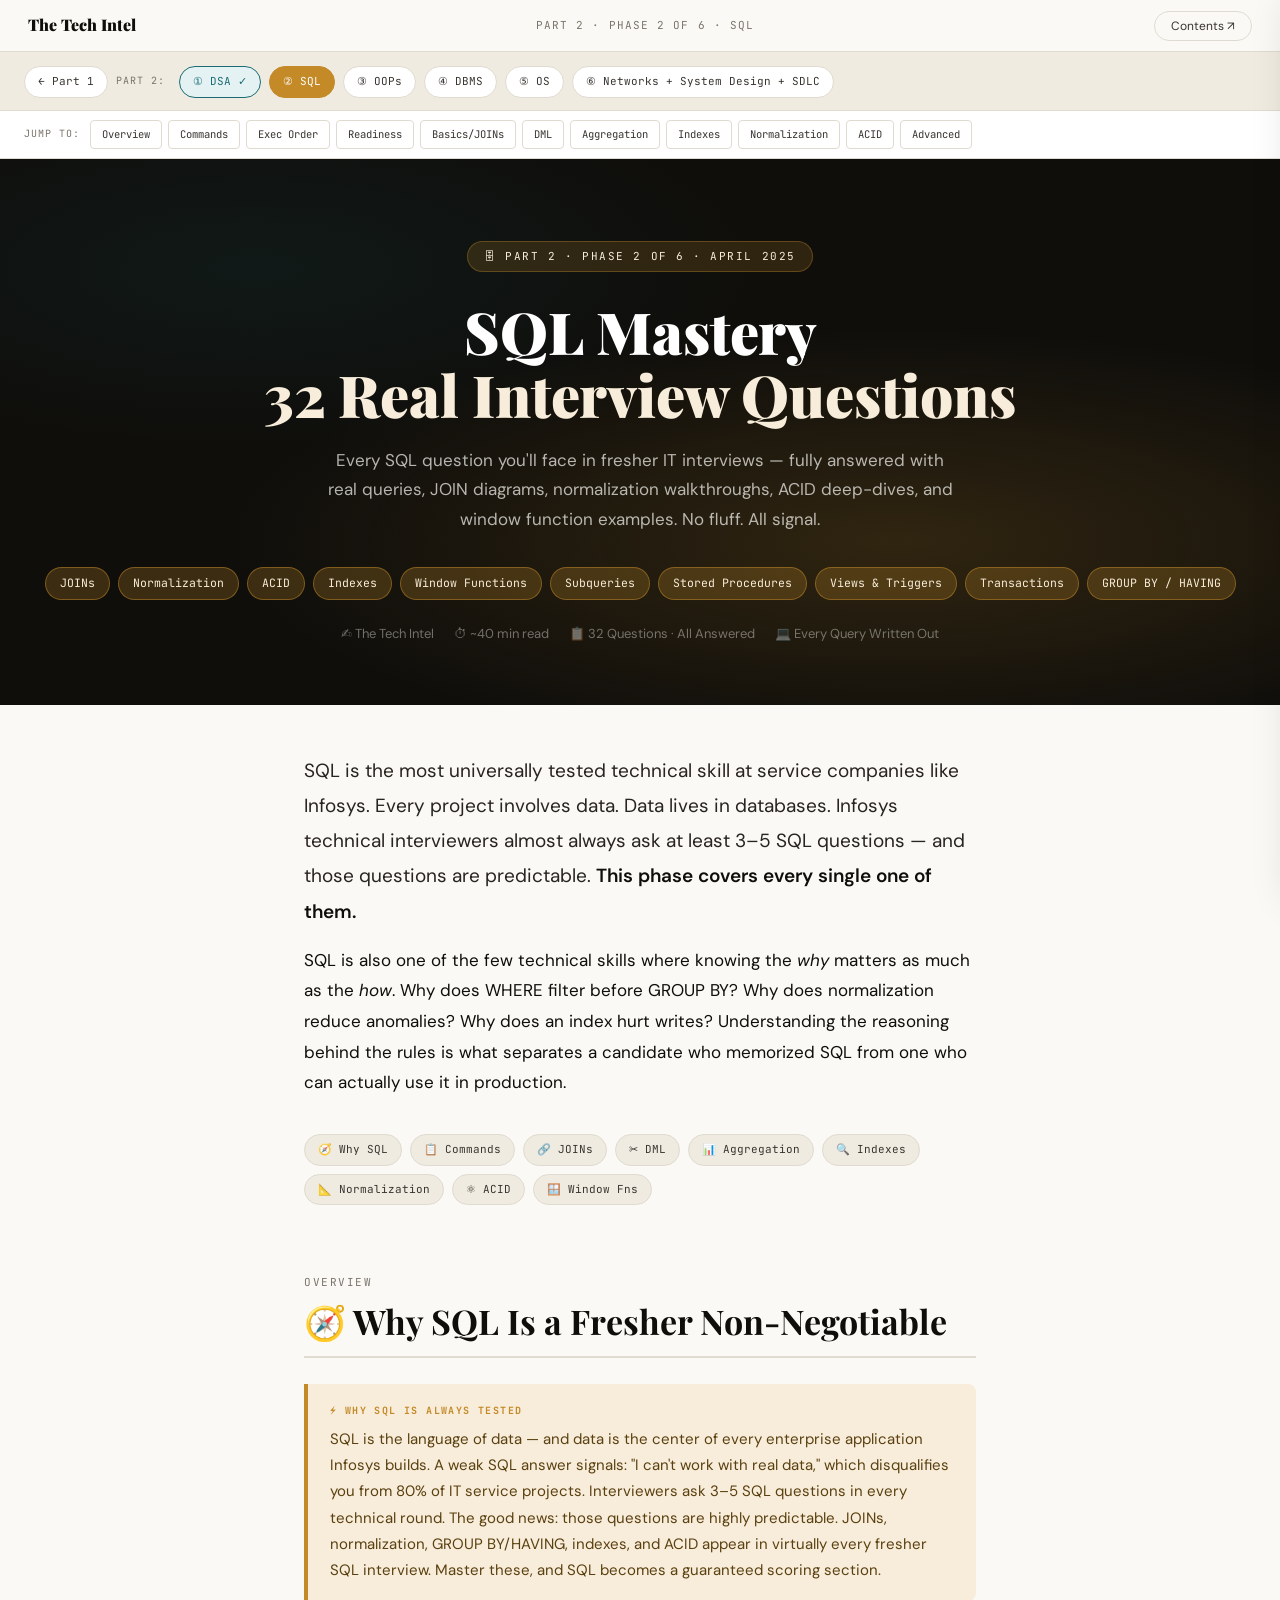
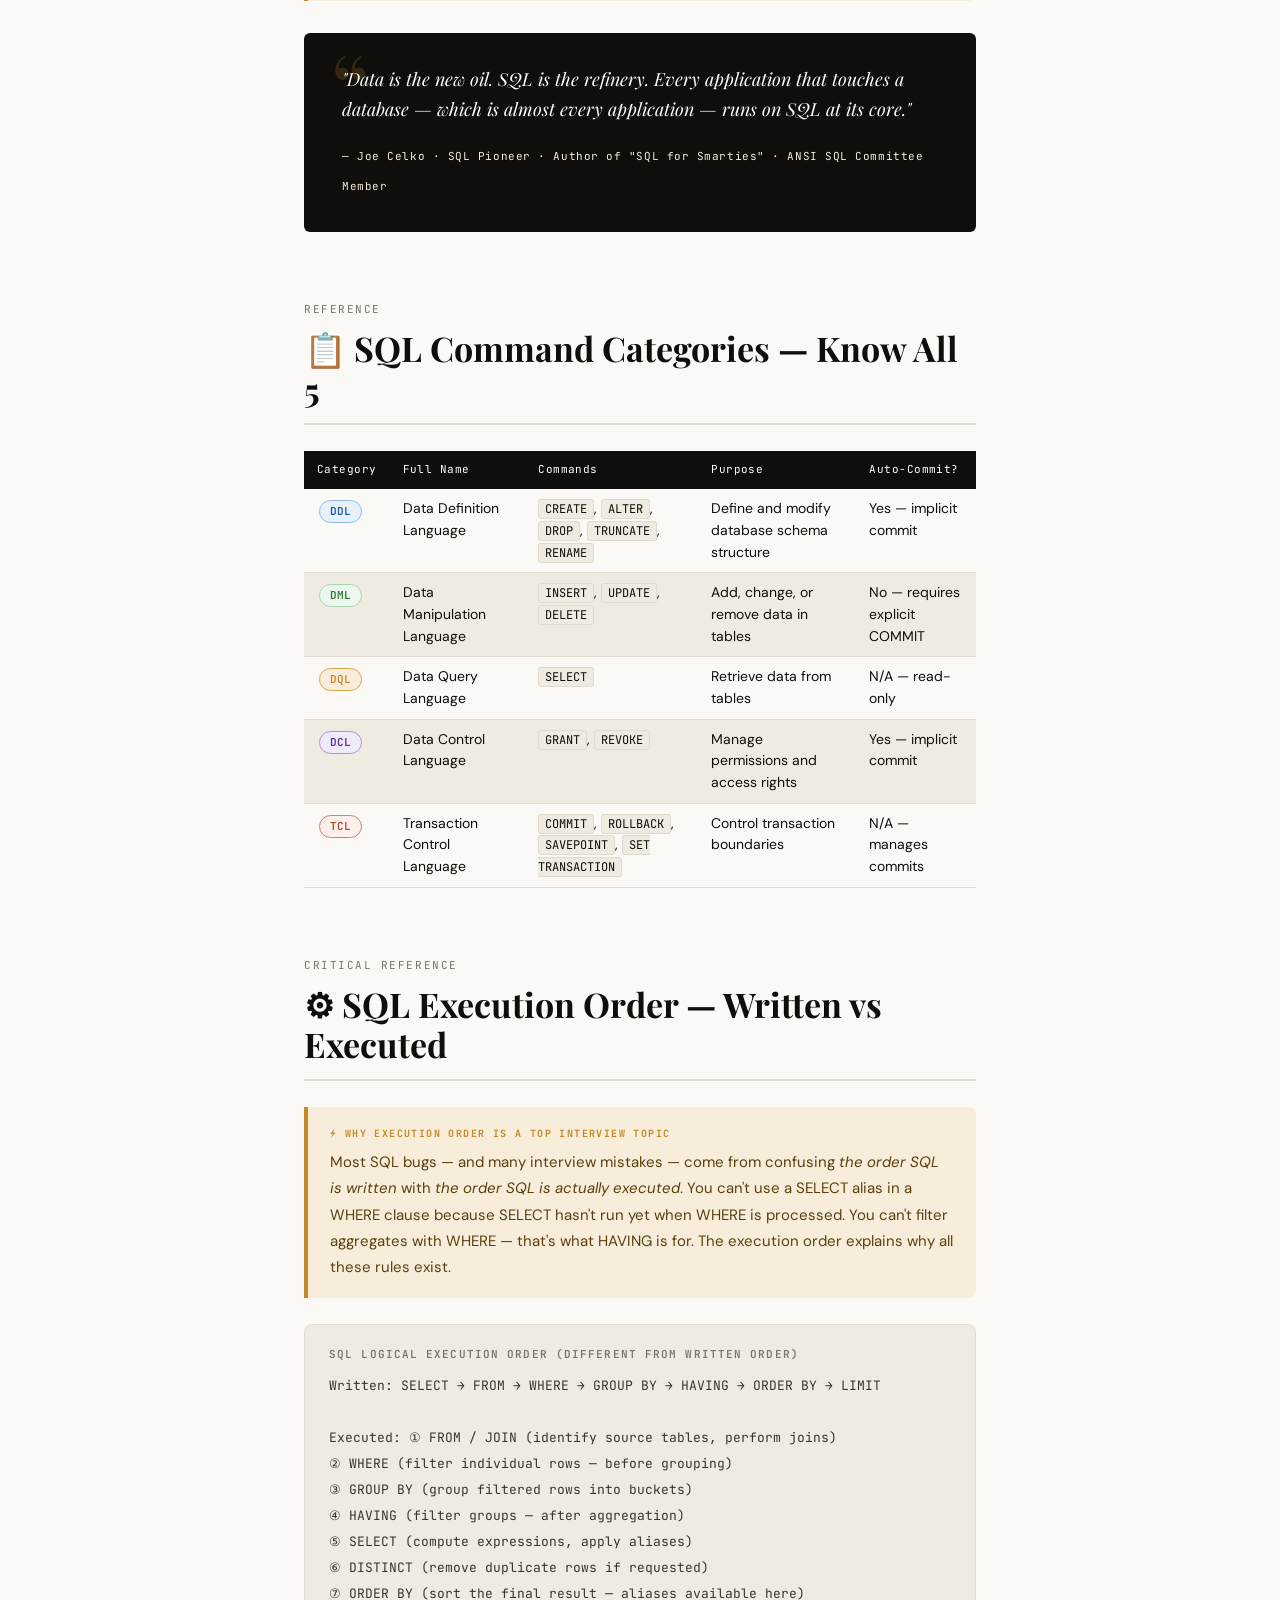
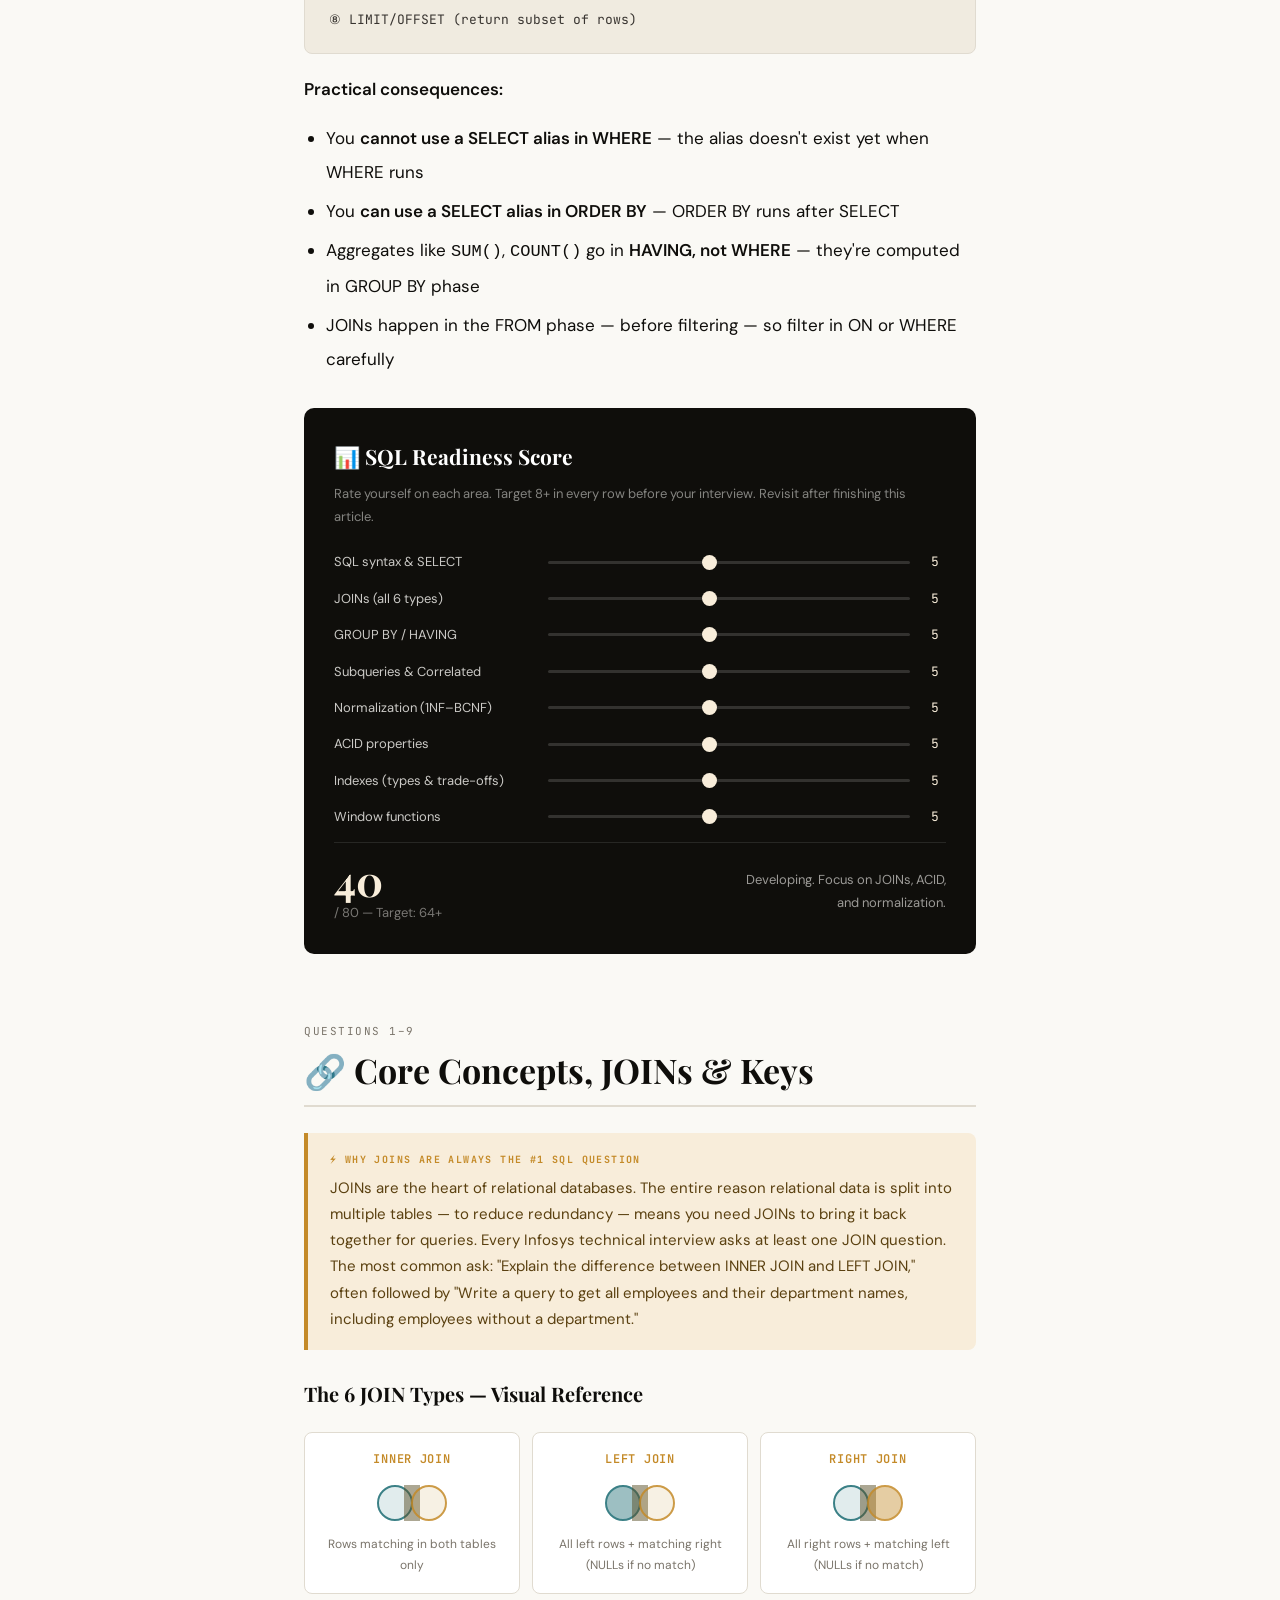
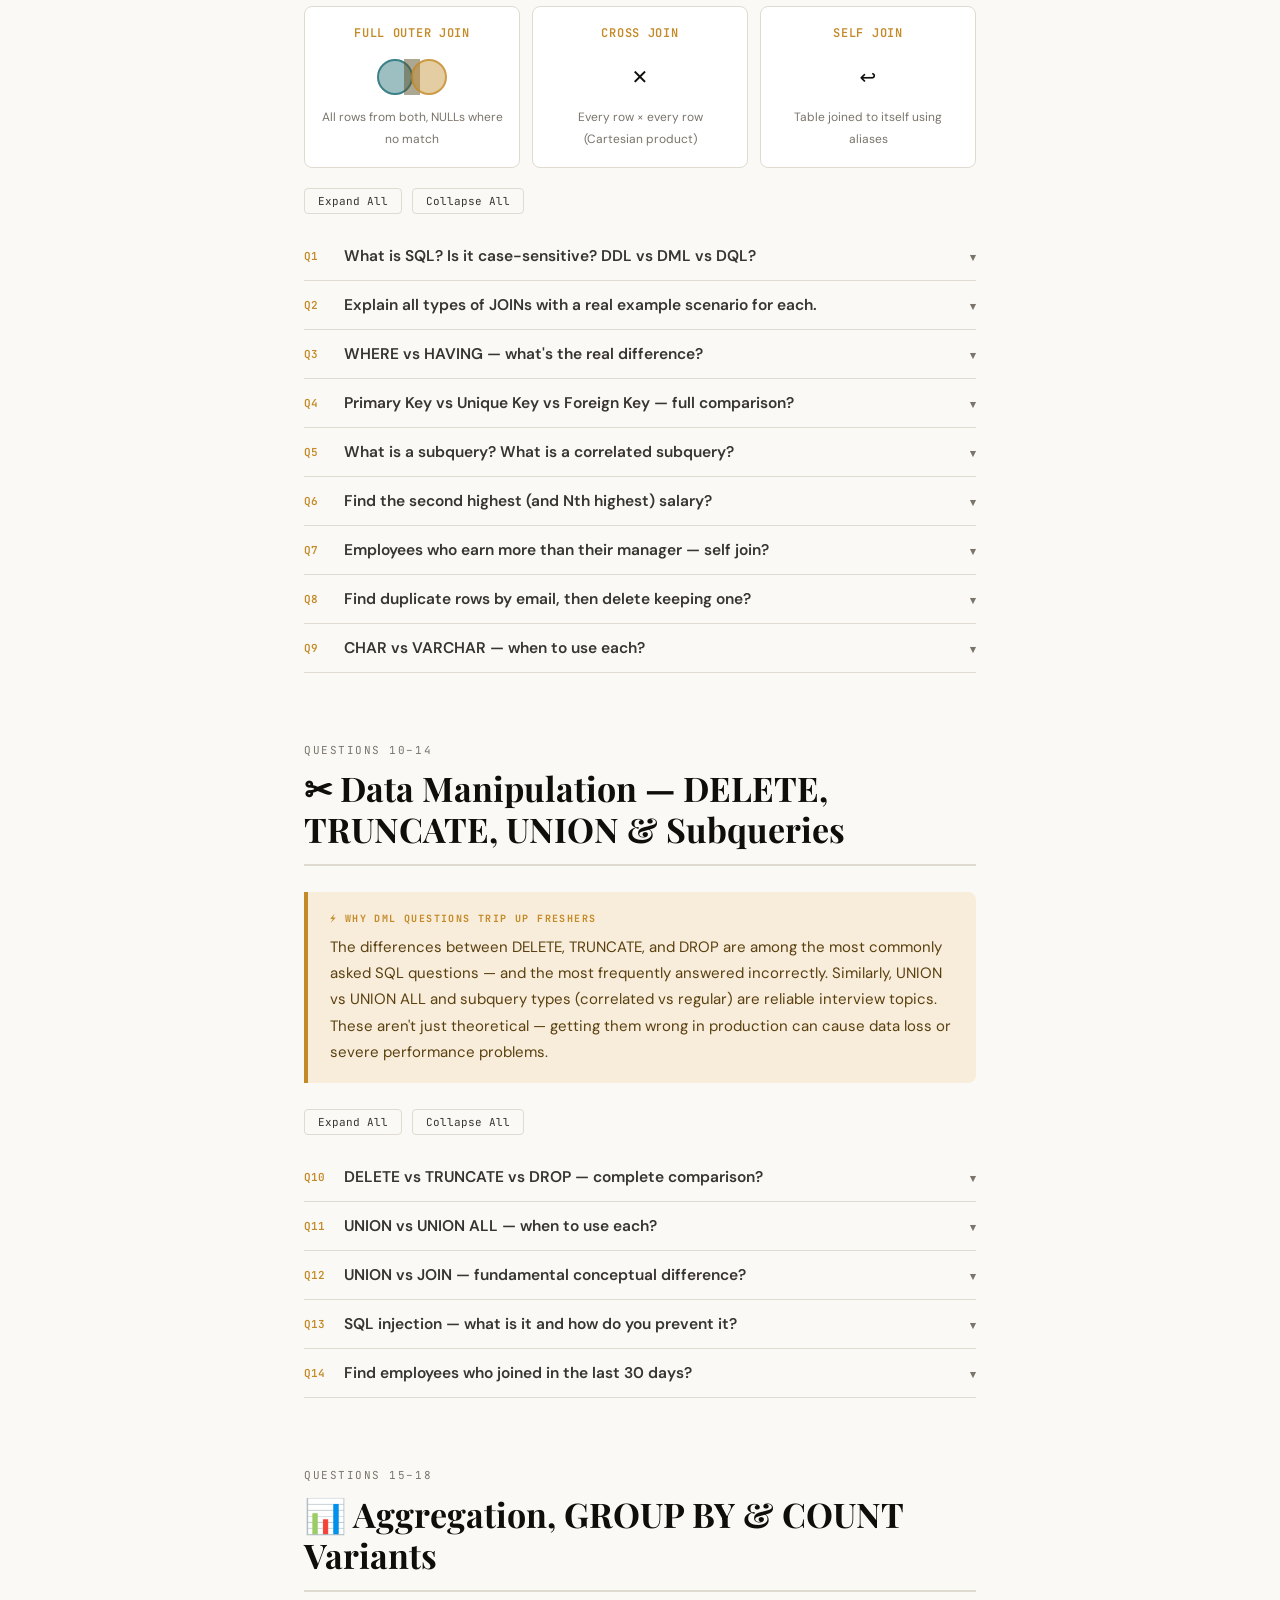
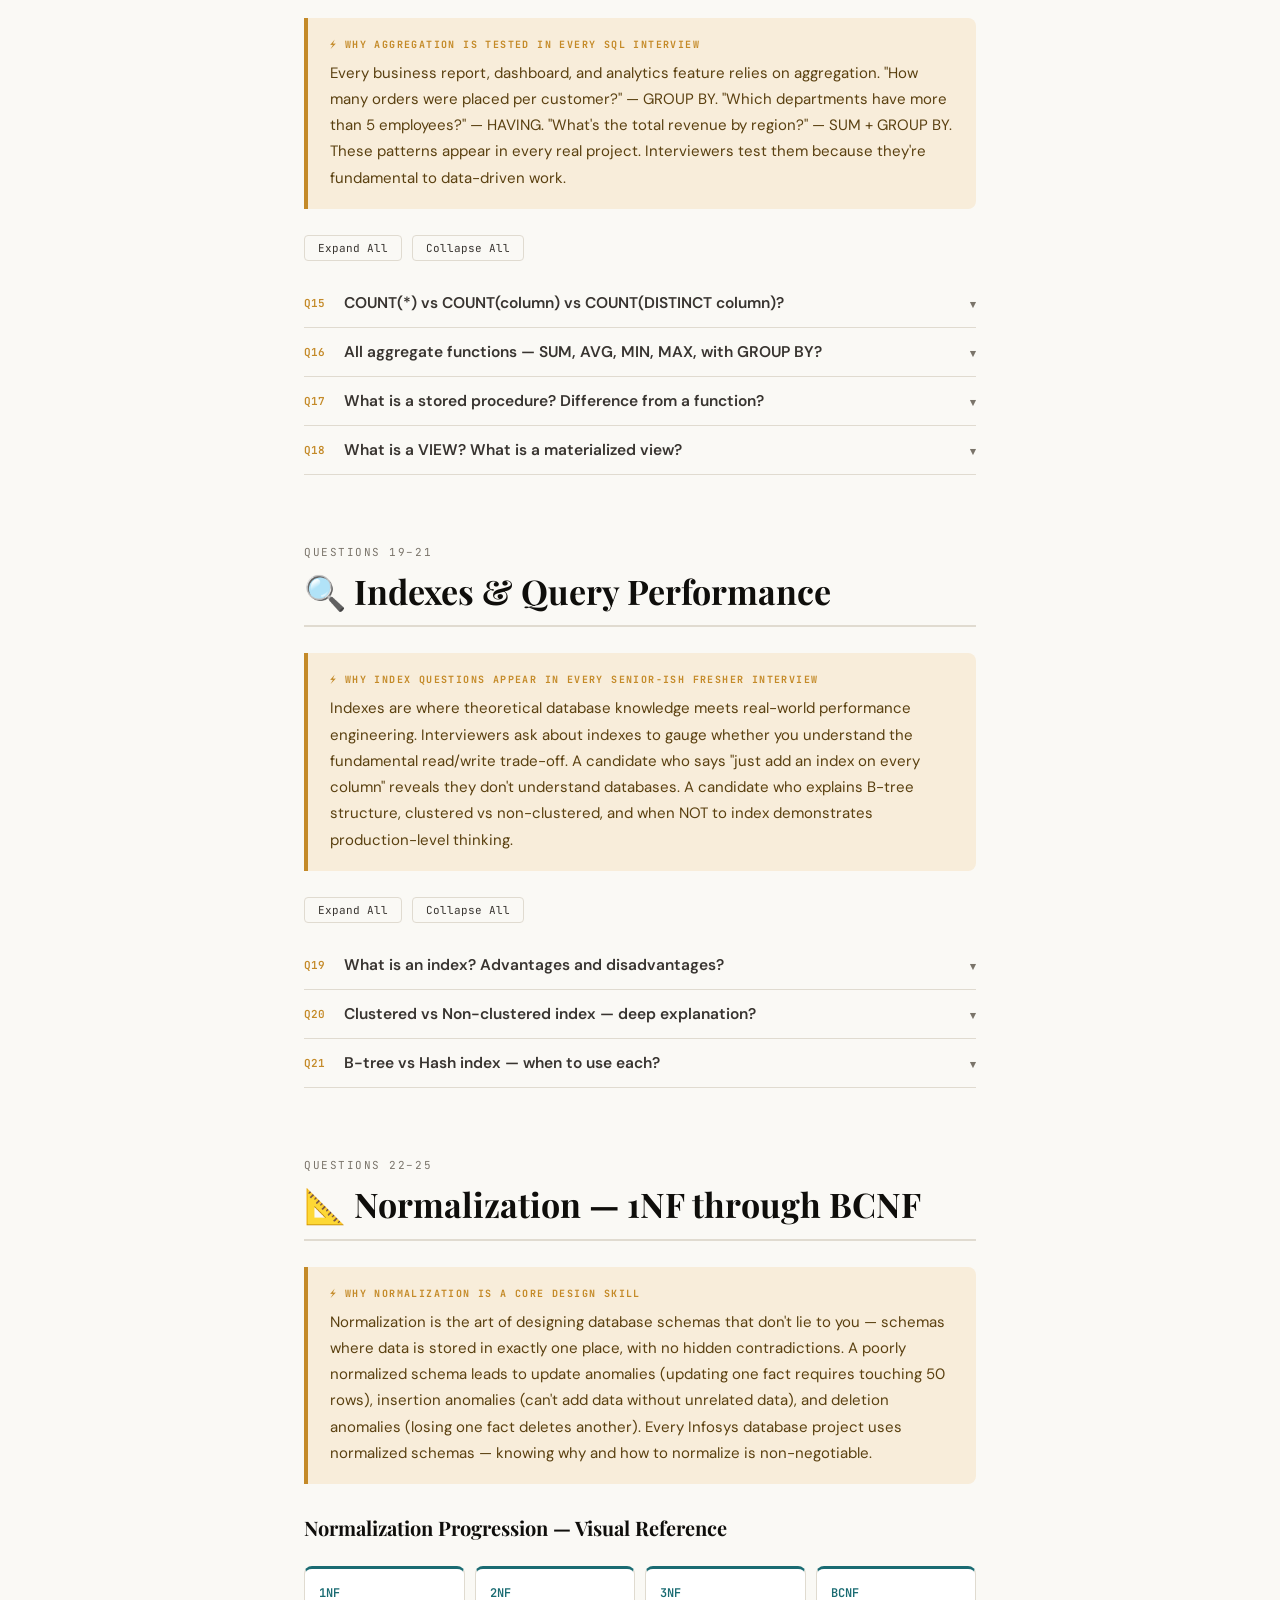
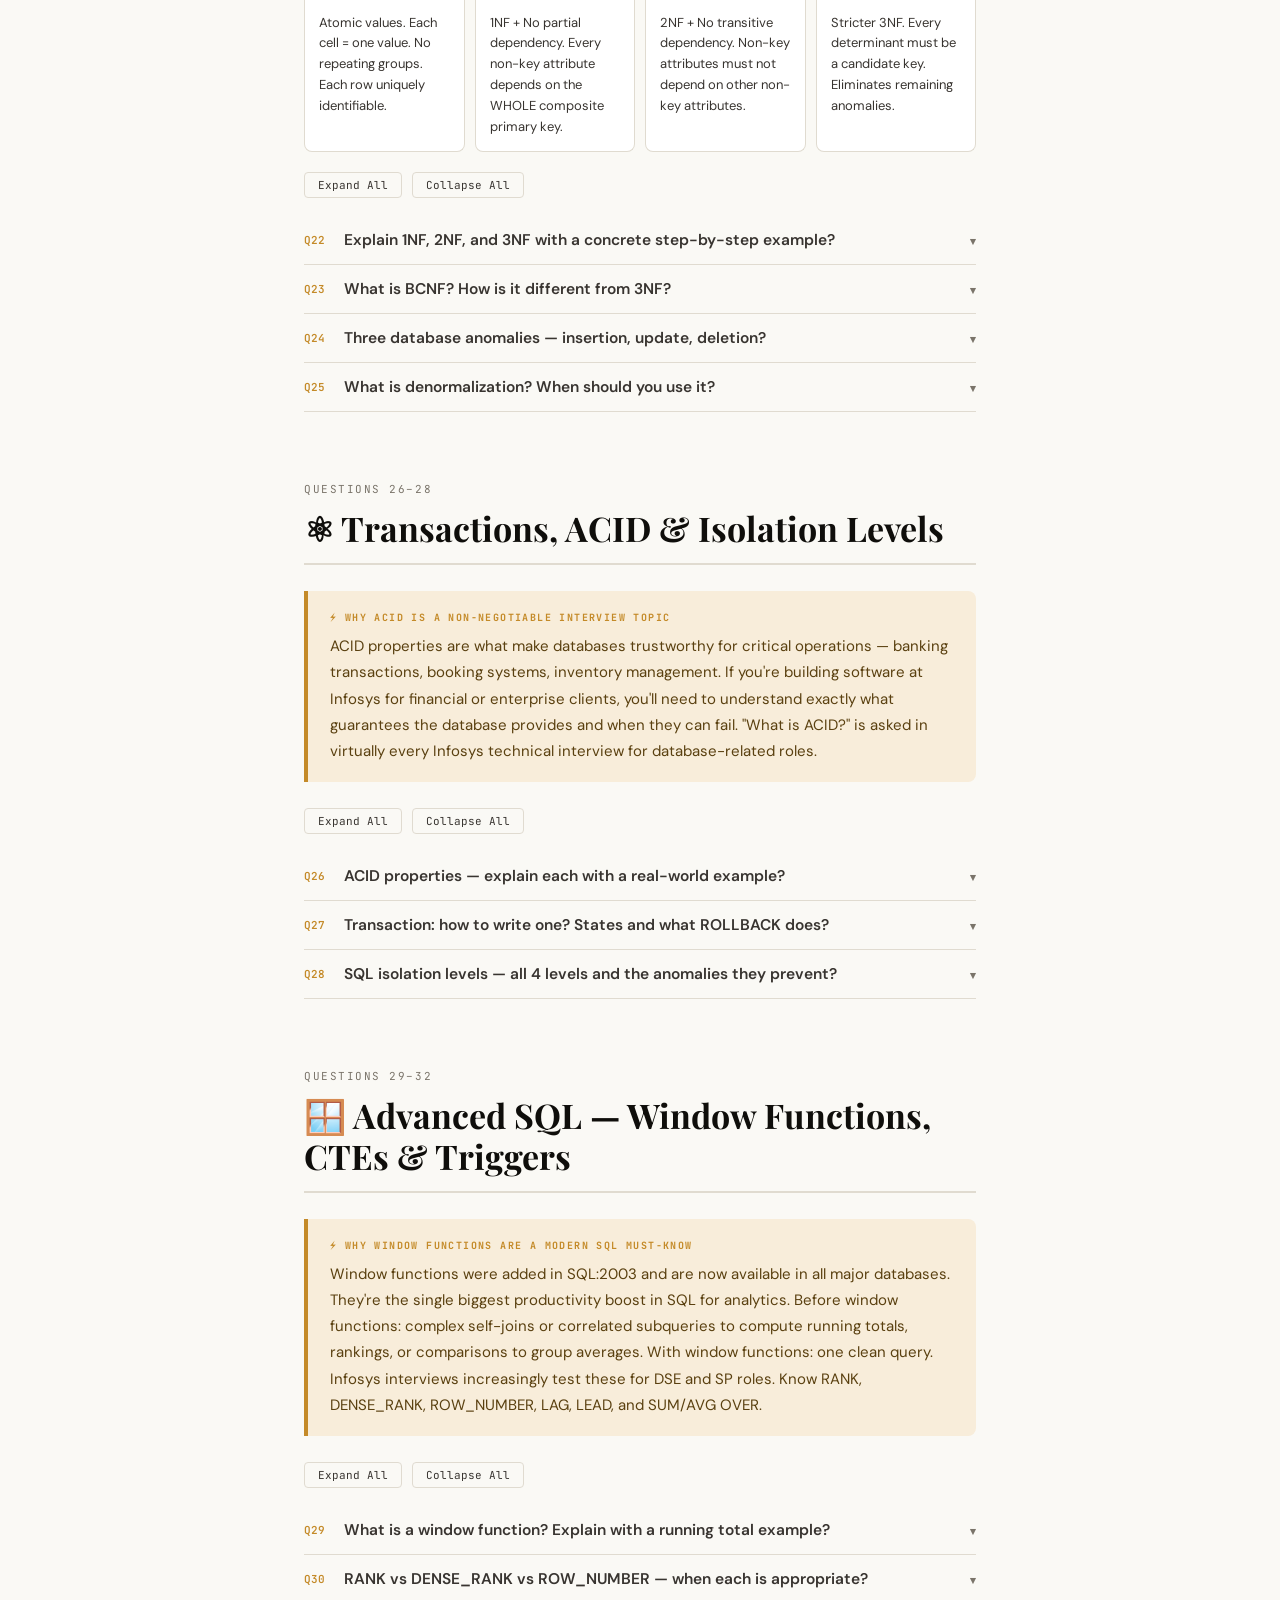
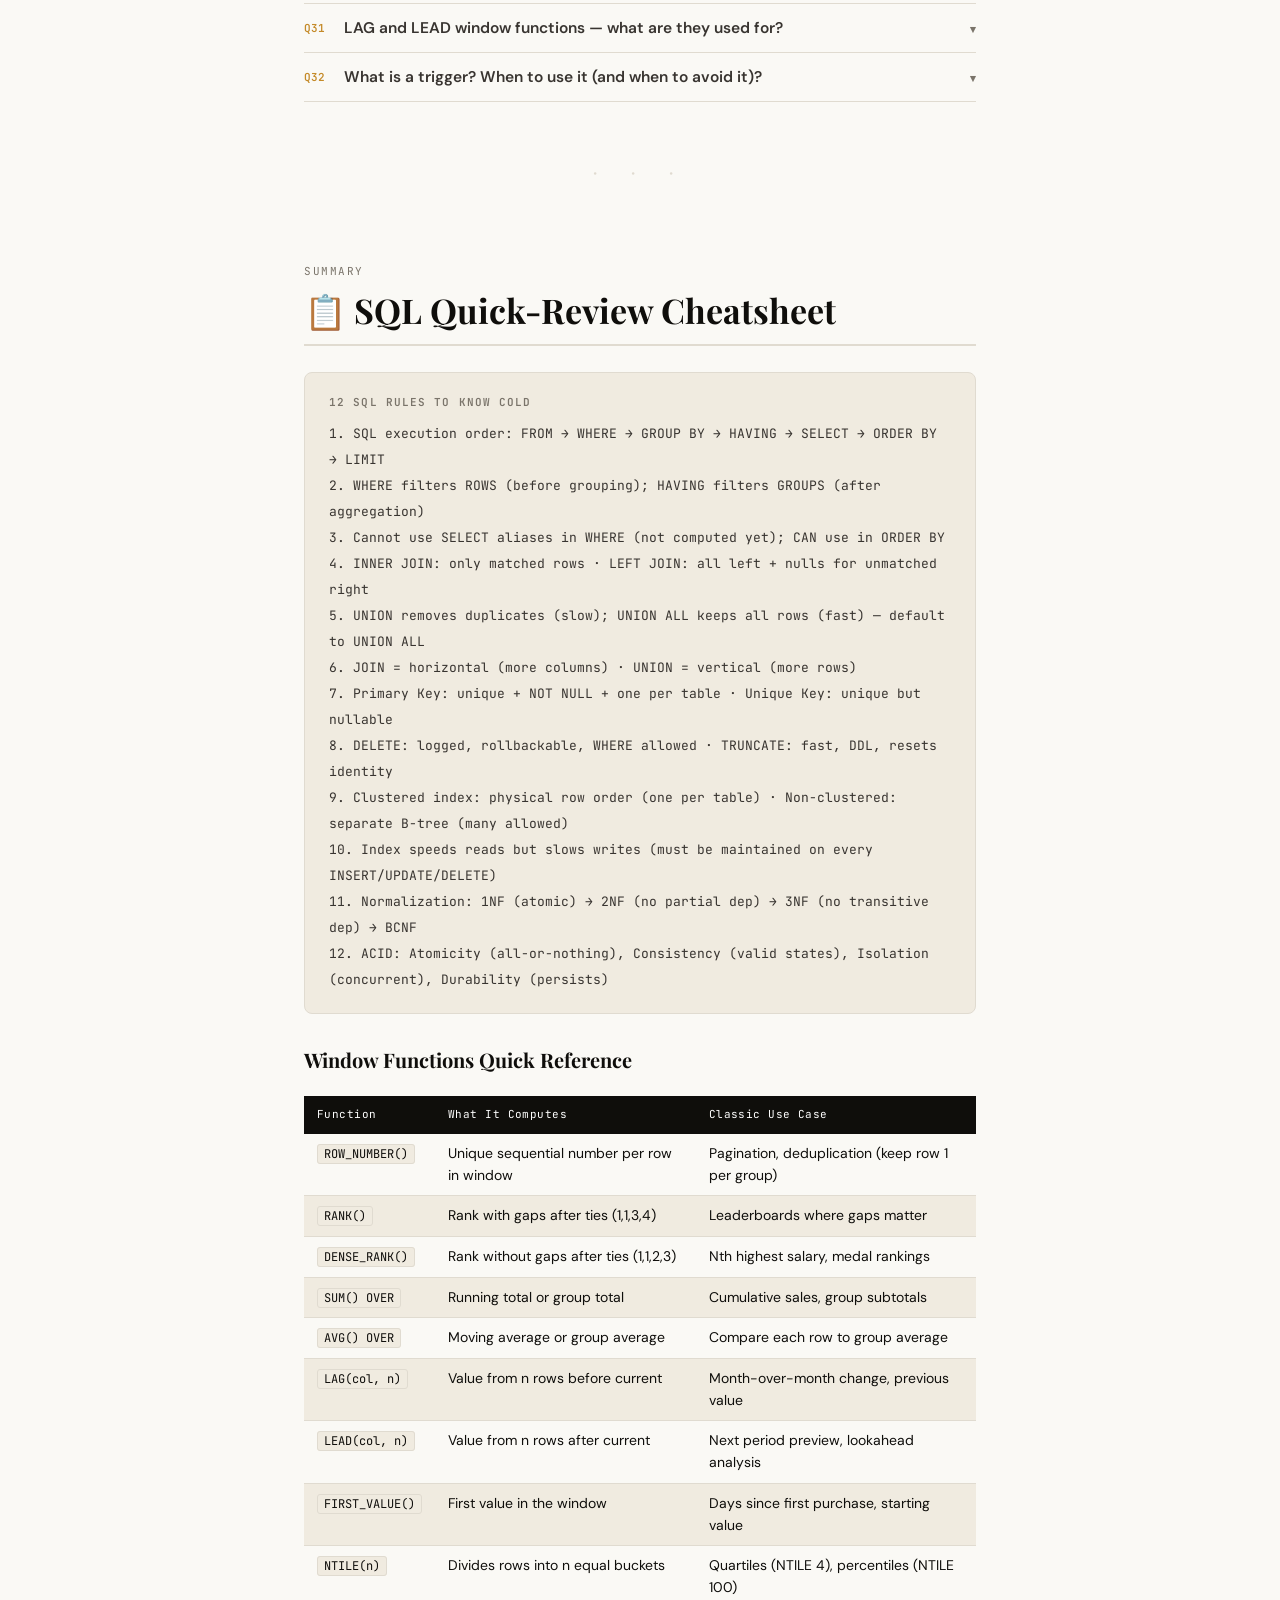
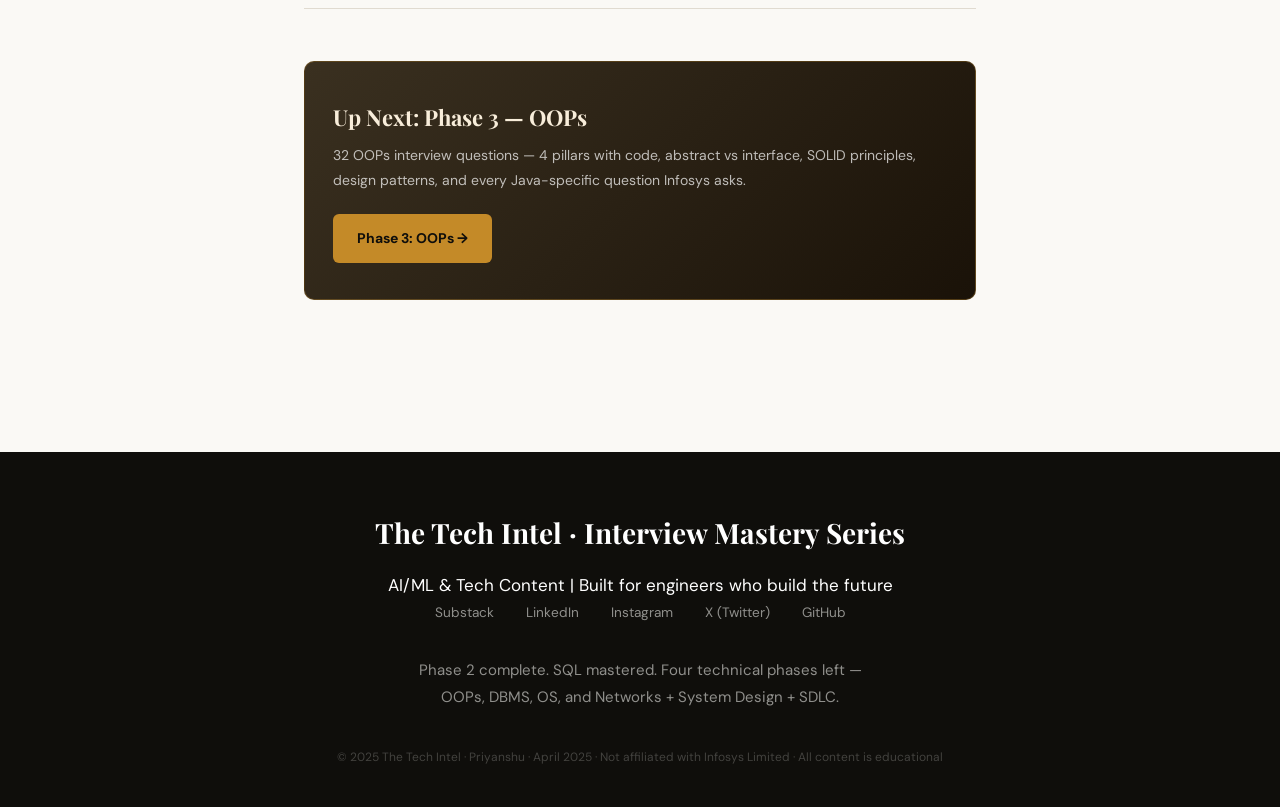
<file: Part_2_Phases/Phase2_sql.html>
<!DOCTYPE html>
<html lang="en">
<head>
<meta charset="UTF-8">
<meta name="viewport" content="width=device-width, initial-scale=1.0">
<title>IT Interview 2025 — Part 2, Phase 2: SQL Mastery | 32 Real Questions | The Tech Intel</title>
<meta name="description" content="32 real SQL interview questions with complete answers — JOINs, Normalization, ACID, Indexes, Window Functions, Stored Procedures, and every query pattern fresher interviews demand. Phase 2 of 6.">
<meta name="keywords" content="SQL interview questions 2025, SQL joins interview, normalization interview questions, ACID properties interview, window functions SQL, stored procedure interview, SQL indexing interview, GROUP BY HAVING interview, SQL freshers Infosys, database interview questions 2025">
<meta name="author" content="The Tech Intel — Priyanshu">
<meta property="og:title" content="SQL Interview Mastery — 32 Real Questions with Answers | The Tech Intel">
<meta property="og:description" content="Every SQL interview question answered with queries, diagrams, normalization rules, ACID deep-dives, and window functions.">
<meta property="og:type" content="article">
<link rel="preconnect" href="https://fonts.googleapis.com">
<link href="https://fonts.googleapis.com/css2?family=Playfair+Display:ital,wght@0,700;0,900;1,700&family=DM+Sans:wght@300;400;500;600&family=JetBrains+Mono:wght@400;600&display=swap" rel="stylesheet">
<style>
:root{
  --ink:#0f0e0b;--paper:#faf9f5;--cream:#f0ebe0;
  --teal:#1a6b72;--teal-pale:#e4f2f3;--teal-mid:#2a8a94;
  --gold:#c48a28;--gold-pale:#f8edda;
  --rust:#b44830;--rust-pale:#fdf0ec;
  --slate:#383430;--muted:#7a746a;--border:#e0dbd0;
  --white:#fff;
  --green:#2d7a35;--green-pale:#edf7ee;--green-border:#a8d5b0;
  --blue:#1a5a9a;--blue-pale:#e8f0fa;--blue-border:#90bde8;
  --orange:#b06018;--orange-pale:#fdf3e8;
  --purple:#5a2a9a;--purple-pale:#f0ebfc;
}
*,*::before,*::after{box-sizing:border-box;margin:0;padding:0}
body{font-family:'DM Sans',system-ui,sans-serif;background:var(--paper);color:var(--ink);line-height:1.8;font-size:17px}
#bar{position:fixed;top:0;left:0;height:3px;background:linear-gradient(90deg,var(--gold),var(--teal));width:0%;z-index:999;transition:width .08s}
.nav{position:sticky;top:0;z-index:200;background:rgba(250,249,245,.96);backdrop-filter:blur(12px);border-bottom:1px solid var(--border);display:flex;align-items:center;justify-content:space-between;padding:0 28px;height:52px}
.nav-brand{font-family:'Playfair Display',serif;font-weight:900;font-size:16px}
.nav-center{font-family:'JetBrains Mono',monospace;font-size:11px;color:var(--muted);letter-spacing:.1em;text-transform:uppercase}
.nav-btn{padding:6px 16px;border:1px solid var(--border);border-radius:20px;font-size:12px;cursor:pointer;background:none;color:var(--slate);font-family:'DM Sans',sans-serif;transition:all .2s}
.nav-btn:hover{background:var(--ink);color:var(--white);border-color:var(--ink)}
#ov{display:none;position:fixed;inset:0;background:rgba(15,14,11,.55);z-index:300}
#drawer{position:fixed;right:-380px;top:0;bottom:0;width:360px;background:var(--white);z-index:400;padding:28px 22px;overflow-y:auto;transition:right .3s cubic-bezier(.4,0,.2,1);box-shadow:-8px 0 40px rgba(0,0,0,.14)}
#drawer.open{right:0}
.dr-close{position:absolute;top:18px;right:18px;background:none;border:none;font-size:22px;cursor:pointer;color:var(--muted)}
.dr-title{font-family:'Playfair Display',serif;font-size:20px;font-weight:700;margin:6px 0 22px}
.tg{margin-bottom:22px}
.tg-label{font-size:10px;letter-spacing:.14em;text-transform:uppercase;color:var(--muted);font-weight:600;margin-bottom:8px;padding-bottom:6px;border-bottom:1px solid var(--border);display:block;font-family:'JetBrains Mono',monospace}
.tg a{display:block;font-size:13.5px;color:var(--slate);text-decoration:none;padding:5px 8px;border-radius:5px;border-left:2px solid transparent;transition:all .2s}
.tg a:hover,.tg a.active{color:var(--gold);border-left-color:var(--gold);background:var(--gold-pale)}
.hero{background:var(--ink);color:var(--white);padding:80px 24px 60px;text-align:center;position:relative;overflow:hidden}
.hero::after{content:'';position:absolute;inset:0;background:radial-gradient(ellipse 80% 60% at 70% 70%,rgba(196,138,40,.18) 0%,transparent 65%),radial-gradient(ellipse 60% 50% at 20% 20%,rgba(26,107,114,.12) 0%,transparent 65%);pointer-events:none}
.hero-phase{display:inline-flex;align-items:center;gap:8px;background:rgba(196,138,40,.18);border:1px solid rgba(196,138,40,.35);color:var(--gold-pale);font-family:'JetBrains Mono',monospace;font-size:11px;letter-spacing:.14em;text-transform:uppercase;padding:5px 16px;border-radius:20px;margin-bottom:28px;position:relative;z-index:1}
.hero h1{font-family:'Playfair Display',serif;font-size:clamp(32px,5vw,58px);font-weight:900;line-height:1.08;margin-bottom:20px;position:relative;z-index:1}
.hero h1 em{font-style:normal;color:var(--gold-pale)}
.hero-sub{font-size:17px;color:rgba(250,249,245,.7);max-width:640px;margin:0 auto 32px;line-height:1.75;position:relative;z-index:1}
.hero-chips{display:flex;flex-wrap:wrap;gap:8px;justify-content:center;position:relative;z-index:1}
.chip{font-family:'JetBrains Mono',monospace;font-size:11.5px;padding:5px 14px;border-radius:20px;border:1px solid rgba(255,255,255,.12);background:rgba(255,255,255,.06);color:rgba(250,249,245,.75)}
.chip.active{background:rgba(196,138,40,.25);border-color:rgba(196,138,40,.5);color:var(--gold-pale)}
.hero-meta{display:flex;flex-wrap:wrap;gap:6px 20px;justify-content:center;font-size:13px;color:rgba(250,249,245,.4);margin-top:22px;position:relative;z-index:1}
.phase-strip{background:var(--cream);border-bottom:1px solid var(--border);padding:12px 24px;overflow-x:auto;white-space:nowrap;display:flex;gap:8px;align-items:center}
.ph-label{font-family:'JetBrains Mono',monospace;font-size:10px;color:var(--muted);letter-spacing:.1em;text-transform:uppercase;margin-right:6px;flex-shrink:0}
.ph-btn{font-family:'JetBrains Mono',monospace;font-size:11px;padding:5px 13px;border-radius:20px;border:1px solid var(--border);background:var(--white);color:var(--slate);cursor:pointer;white-space:nowrap;transition:all .2s;text-decoration:none;display:inline-block}
.ph-btn.done{background:var(--teal-pale);border-color:var(--teal);color:var(--teal)}
.ph-btn.now{background:var(--gold);color:var(--white);border-color:var(--gold)}
.ph-btn:hover:not(.now):not(.done){background:var(--gold-pale);border-color:var(--gold);color:var(--gold)}
.main{max-width:720px;margin:0 auto;padding:0 24px 100px}
.pills{display:flex;flex-wrap:wrap;gap:8px;margin:36px 0 28px}
.pill{font-size:11px;font-family:'JetBrains Mono',monospace;padding:5px 13px;border-radius:20px;border:1px solid var(--border);background:var(--cream);color:var(--slate);text-decoration:none;transition:all .2s}
.pill:hover{background:var(--gold);color:var(--white);border-color:var(--gold)}
.sh{margin:68px 0 26px;padding-bottom:14px;border-bottom:2px solid var(--border)}
.sh-eye{font-family:'JetBrains Mono',monospace;font-size:11px;letter-spacing:.14em;text-transform:uppercase;color:var(--muted);margin-bottom:8px}
.sh h2{font-family:'Playfair Display',serif;font-size:clamp(24px,3.5vw,34px);font-weight:700;line-height:1.2}
.why{border-left:4px solid var(--gold);background:var(--gold-pale);padding:18px 22px;border-radius:0 8px 8px 0;margin:26px 0}
.why-label{font-family:'JetBrains Mono',monospace;font-size:10px;letter-spacing:.14em;text-transform:uppercase;color:var(--gold);font-weight:700;margin-bottom:6px}
.why p{font-size:15px;color:#5a4010;margin:0;line-height:1.75}
.qb{background:var(--ink);color:var(--white);padding:32px 38px;margin:32px 0;border-radius:6px;position:relative}
.qb::before{content:'\201C';font-family:'Playfair Display',serif;font-size:96px;color:rgba(196,138,40,.2);position:absolute;top:4px;left:26px;line-height:1}
.qb blockquote{font-family:'Playfair Display',serif;font-size:18px;font-style:italic;line-height:1.65;position:relative;margin-bottom:14px}
.qb cite{font-family:'JetBrains Mono',monospace;font-size:11px;color:var(--gold-pale);letter-spacing:.05em;font-style:normal}
.info{border-left:4px solid var(--teal);background:var(--teal-pale);padding:15px 20px;border-radius:0 6px 6px 0;margin:20px 0}
.info p{margin:0;font-size:15px;color:#1a4a50}
.warn{border-left:4px solid var(--rust);background:var(--rust-pale);padding:15px 20px;border-radius:0 6px 6px 0;margin:20px 0}
.warn-l{font-family:'JetBrains Mono',monospace;font-size:10px;letter-spacing:.14em;text-transform:uppercase;color:var(--rust);font-weight:700;margin-bottom:5px}
.warn p{margin:0;font-size:15px;color:#6b2a18}
.formula{background:var(--cream);border:1px solid var(--border);border-radius:8px;padding:20px 24px;margin:20px 0}
.f-label{font-size:11px;letter-spacing:.1em;text-transform:uppercase;color:var(--muted);font-weight:600;margin-bottom:8px;display:block;font-family:'JetBrains Mono',monospace}
.f-body{font-family:'JetBrains Mono',monospace;font-size:13px;line-height:2;color:var(--slate)}
.tbl{width:100%;border-collapse:collapse;margin:18px 0;font-size:14px}
.tbl th{background:var(--ink);color:var(--white);padding:9px 13px;text-align:left;font-family:'JetBrains Mono',monospace;font-size:11px;letter-spacing:.04em;font-weight:400}
.tbl td{padding:9px 13px;border-bottom:1px solid var(--border);vertical-align:top;line-height:1.55}
.tbl tr:nth-child(even) td{background:var(--cream)}
.tbl td code{font-family:'JetBrains Mono',monospace;background:var(--cream);padding:1px 6px;border-radius:3px;font-size:12px;border:1px solid var(--border)}
.tbl td strong{color:var(--ink)}
/* JOIN visual cards */
.join-grid{display:grid;grid-template-columns:1fr 1fr 1fr;gap:12px;margin:20px 0}
.join-card{background:var(--white);border:1px solid var(--border);border-radius:8px;padding:16px;text-align:center}
.join-card h4{font-family:'JetBrains Mono',monospace;font-size:12px;color:var(--gold);margin-bottom:10px;font-weight:600;text-transform:uppercase;letter-spacing:.06em}
.join-venn{margin:8px auto;width:70px;height:45px;position:relative;display:flex;align-items:center;justify-content:center}
.vc-l,.vc-r{width:36px;height:36px;border-radius:50%;position:absolute;opacity:.85}
.vc-l{left:0;border:2px solid var(--teal);background:rgba(26,107,114,.15)}
.vc-r{right:0;border:2px solid var(--gold);background:rgba(196,138,40,.15)}
.vc-l.fill{background:rgba(26,107,114,.5)}
.vc-r.fill{background:rgba(196,138,40,.5)}
.vc-both{position:absolute;width:16px;height:36px;background:rgba(90,80,40,.5);left:50%;transform:translateX(-50%)}
.vc-all-l{background:rgba(26,107,114,.5)}
.vc-all-r{background:rgba(196,138,40,.5)}
.join-card p{font-size:12px;color:var(--muted);margin:6px 0 0}
/* Normalization visual */
.norm-steps{display:flex;gap:10px;margin:20px 0;overflow-x:auto}
.norm-step{flex:1;min-width:150px;background:var(--white);border:1px solid var(--border);border-radius:8px;padding:14px;border-top:3px solid var(--teal)}
.norm-step h4{font-family:'JetBrains Mono',monospace;font-size:12px;color:var(--teal);margin-bottom:8px;font-weight:600}
.norm-step p{font-size:13px;color:var(--slate);margin:0;line-height:1.6}
/* Q&A */
.qa-wrap{margin:18px 0}
.qa-cat{font-family:'JetBrains Mono',monospace;font-size:11px;letter-spacing:.1em;text-transform:uppercase;color:var(--muted);padding:14px 0 10px;border-top:1px solid var(--border);margin-top:20px;display:block}
.qa-item{border-bottom:1px solid var(--border)}
.qa-btn{width:100%;display:flex;align-items:flex-start;gap:12px;padding:14px 0;background:none;border:none;cursor:pointer;text-align:left;font-family:'DM Sans',sans-serif;font-size:15.5px;font-weight:600;color:var(--slate);transition:color .2s}
.qa-btn:hover{color:var(--gold)}
.qa-num{font-family:'JetBrains Mono',monospace;font-size:11px;color:var(--gold);font-weight:600;min-width:28px;padding-top:3px;flex-shrink:0}
.qa-icon{margin-left:auto;font-size:11px;color:var(--muted);transition:transform .3s;flex-shrink:0;padding-top:4px}
.qa-btn.open .qa-icon{transform:rotate(180deg)}
.qa-body{max-height:0;overflow:hidden;transition:max-height .45s ease;padding-left:40px}
.qa-body.open{max-height:3500px;padding-bottom:18px}
.qa-body p,.qa-body li{font-size:15px;color:var(--slate);line-height:1.78}
.qa-body ul,.qa-body ol{padding-left:20px;margin:8px 0}
.qa-body li{margin-bottom:5px}
.qa-body strong{color:var(--ink)}
.qa-body em{color:var(--slate);font-style:italic}
.qa-body code{font-family:'JetBrains Mono',monospace;background:var(--cream);padding:1px 6px;border-radius:3px;font-size:12.5px;border:1px solid var(--border);color:var(--ink)}
.qa-body pre{background:#1a1815;color:#ddd8ce;padding:18px 20px;border-radius:8px;font-family:'JetBrains Mono',monospace;font-size:12.5px;line-height:1.9;margin:12px 0;overflow-x:auto}
.qa-body pre .cm{color:#7a9a70}
.qa-body pre .kw{color:#6ab0d0}
.qa-body pre .fn{color:#e0c060}
.qa-body pre .str{color:#b0d080}
.qa-body table{width:100%;border-collapse:collapse;font-size:13px;margin:12px 0}
.qa-body th{background:var(--cream);padding:8px 11px;border:1px solid var(--border);text-align:left;font-weight:600;font-size:12px}
.qa-body td{padding:8px 11px;border:1px solid var(--border);vertical-align:top;line-height:1.55}
.qa-body .tip{background:var(--gold-pale);border-left:3px solid var(--gold);padding:10px 14px;margin-top:12px;font-size:14px;border-radius:0 5px 5px 0;color:#5a4010}
.qa-body .note{background:var(--teal-pale);border-left:3px solid var(--teal);padding:10px 14px;margin-top:10px;font-size:14px;border-radius:0 5px 5px 0;color:#1a4a50}
.qa-body .crit{background:var(--rust-pale);border-left:3px solid var(--rust);padding:10px 14px;margin-top:10px;font-size:14px;border-radius:0 5px 5px 0;color:#6b2a18}
.xp{display:flex;gap:10px;margin:12px 0}
.xp-btn{font-family:'JetBrains Mono',monospace;font-size:11px;padding:5px 13px;border:1px solid var(--border);border-radius:4px;cursor:pointer;background:none;color:var(--slate);transition:all .2s}
.xp-btn:hover{background:var(--gold-pale);border-color:var(--gold);color:var(--gold)}
/* Badge */
.badge{display:inline-block;font-family:'JetBrains Mono',monospace;font-size:11px;font-weight:600;padding:2px 10px;border-radius:12px;margin:2px}
.b-green{background:var(--green-pale);color:var(--green);border:1px solid var(--green-border)}
.b-blue{background:var(--blue-pale);color:var(--blue);border:1px solid var(--blue-border)}
.b-gold{background:var(--gold-pale);color:var(--gold);border:1px solid #d4a84a}
.b-red{background:var(--rust-pale);color:var(--rust);border:1px solid #d48070}
.b-purple{background:var(--purple-pale);color:var(--purple);border:1px solid #b090dc}
/* Self assess */
.assess{background:var(--ink);color:var(--white);border-radius:10px;padding:30px;margin:32px 0}
.assess h3{font-family:'Playfair Display',serif;font-size:21px;margin-bottom:6px}
.assess-sub{font-size:13px;color:rgba(250,249,245,.5);margin-bottom:22px}
.s-row{display:flex;align-items:center;gap:14px;margin-bottom:13px}
.s-label{min-width:200px;font-size:13px;color:rgba(250,249,245,.8);flex-shrink:0}
.s-range{flex:1;-webkit-appearance:none;height:3px;border-radius:2px;background:rgba(255,255,255,.15);outline:none;cursor:pointer}
.s-range::-webkit-slider-thumb{-webkit-appearance:none;width:15px;height:15px;border-radius:50%;background:var(--gold-pale);cursor:pointer}
.s-val{min-width:22px;text-align:center;font-family:'JetBrains Mono',monospace;font-size:13px;color:var(--gold-pale)}
.s-total{border-top:1px solid rgba(255,255,255,.1);padding-top:16px;margin-top:6px;display:flex;align-items:center;justify-content:space-between;flex-wrap:wrap;gap:12px}
.s-score{font-family:'Playfair Display',serif;font-size:42px;font-weight:700;color:var(--gold-pale);line-height:1}
.s-of{font-size:13px;color:rgba(250,249,245,.45)}
.s-msg{font-size:13px;color:rgba(250,249,245,.6);max-width:220px;text-align:right}
.div{text-align:center;margin:52px 0;font-size:22px;color:var(--border);letter-spacing:14px}
.next-bar{background:linear-gradient(135deg,#3a3020,#1a1208);color:var(--white);padding:36px 28px;border-radius:10px;margin:52px 0;display:flex;align-items:center;justify-content:space-between;gap:20px;flex-wrap:wrap;border:1px solid rgba(196,138,40,.3)}
.next-bar h3{font-family:'Playfair Display',serif;font-size:22px;margin-bottom:6px;color:var(--gold-pale)}
.next-bar p{font-size:14px;color:rgba(255,255,255,.7);margin:0}
.next-btn{background:var(--gold);color:var(--ink);padding:12px 24px;border-radius:6px;font-weight:700;font-size:14px;text-decoration:none;white-space:nowrap;font-family:'DM Sans',sans-serif;transition:opacity .2s;flex-shrink:0}
.next-btn:hover{opacity:.9}
.footer{background:var(--ink);color:var(--white);text-align:center;padding:56px 24px 40px}
.footer h2{font-family:'Playfair Display',serif;font-size:28px;margin-bottom:12px}
.footer p{color:rgba(250,249,245,.55);font-size:15px;max-width:480px;margin:0 auto}
.footer-small{font-size:12px;color:rgba(250,249,245,.22);margin-top:36px}
p{margin-bottom:16px}
strong{font-weight:600;color:var(--ink)}
ul,ol{padding-left:22px;margin-bottom:14px}
li{margin-bottom:5px}
.lead{font-size:19px;line-height:1.85;color:#282420}
@media(max-width:620px){
  .hero{padding:54px 18px 46px}.nav-phase{display:none}
  body{font-size:16px}#drawer{width:100%;right:-100%}
  .s-label{min-width:130px}.join-grid{grid-template-columns:1fr 1fr}.norm-steps{flex-direction:column}
}
/* Section strip */
.sec-strip{background:#fff;border-bottom:1px solid var(--border);padding:9px 24px;overflow-x:auto;white-space:nowrap;display:flex;gap:6px;align-items:center;scrollbar-width:none}
.sec-strip::-webkit-scrollbar{display:none}
.ss-lbl{font-family:'JetBrains Mono',monospace;font-size:10px;color:var(--muted);letter-spacing:.1em;text-transform:uppercase;margin-right:4px;flex-shrink:0}
.ss-btn{font-family:'JetBrains Mono',monospace;font-size:10.5px;padding:4px 11px;border-radius:4px;border:1px solid var(--border);background:transparent;color:var(--slate);white-space:nowrap;transition:all .18s;text-decoration:none;display:inline-block}
.ss-btn:hover{background:var(--ink);color:#fff;border-color:var(--ink)}
/* Footer links */
.footer-links{display:flex;gap:2rem;justify-content:center;flex-wrap:wrap;margin-bottom:2rem}
.footer-links a{color:rgba(250,249,245,.55);text-decoration:none;font-size:0.85rem;transition:color 0.2s}
.footer-links a:hover{color:var(--gold)}
</style>
</head>
<body>

<div id="bar"></div>

<div id="ov" onclick="closeDrawer()"></div>
<div id="drawer">
  <button class="dr-close" onclick="closeDrawer()">✕</button>
  <div class="dr-title">SQL — Table of Contents</div>
  <div class="tg">
    <span class="tg-label">Overview</span>
    <a href="#overview">Why SQL Is Non-Negotiable</a>
    <a href="#commands">SQL Command Categories</a>
    <a href="#execorder">Execution Order</a>
    <a href="#assess">Readiness Check</a>
  </div>
  <div class="tg">
    <span class="tg-label">Core Concepts (Q1–Q9)</span>
    <a href="#q-core">Basics, JOINs, Keys</a>
  </div>
  <div class="tg">
    <span class="tg-label">Data Manipulation (Q10–Q14)</span>
    <a href="#q-dml">DELETE, TRUNCATE, UNION</a>
  </div>
  <div class="tg">
    <span class="tg-label">Aggregation (Q15–Q18)</span>
    <a href="#q-agg">GROUP BY, COUNT, HAVING</a>
  </div>
  <div class="tg">
    <span class="tg-label">Indexes & Performance (Q19–Q21)</span>
    <a href="#q-index">Indexes, B-tree vs Hash</a>
  </div>
  <div class="tg">
    <span class="tg-label">Normalization (Q22–Q25)</span>
    <a href="#q-norm">1NF–BCNF, Anomalies</a>
  </div>
  <div class="tg">
    <span class="tg-label">Transactions & ACID (Q26–Q28)</span>
    <a href="#q-acid">ACID, Isolation Levels</a>
  </div>
  <div class="tg">
    <span class="tg-label">Advanced SQL (Q29–Q32)</span>
    <a href="#q-advanced">Window Functions, Views, Triggers</a>
  </div>
</div>

<nav class="nav">
  <span class="nav-brand">The Tech Intel</span>
  <span class="nav-center">Part 2 · Phase 2 of 6 · SQL</span>
  <button class="nav-btn" onclick="openDrawer()">Contents ↗</button>
</nav>

<div class="phase-strip">
  <a href="../index.html"><span class="ph-btn">← Part 1</span></a>
  <span class="ph-label">Part 2:</span>
  <a href="./Phase1_dsa.html"><span class="ph-btn done">① DSA ✓</span></a>
  <a href="./Phase2_sql.html"><span class="ph-btn now">② SQL</span></a>
  <a href="./Phase3_oops.html"><span class="ph-btn">③ OOPs</span></a>
  <a href="./Phase4_dbms.html"><span class="ph-btn">④ DBMS</span></a>
  <a href="./Phase5_os.html"><span class="ph-btn">⑤ OS</span></a>
  <a href="./Phase6_final.html"><span class="ph-btn">⑥ Networks + System Design + SDLC</span></a>
</div>

<!-- Section strip -->
<div class="sec-strip">
  <span class="ss-lbl">Jump to:</span>
  <a class="ss-btn" href="#overview">Overview</a>
  <a class="ss-btn" href="#commands">Commands</a>
  <a class="ss-btn" href="#execorder">Exec Order</a>
  <a class="ss-btn" href="#assess">Readiness</a>
  <a class="ss-btn" href="#q-core">Basics/JOINs</a>
  <a class="ss-btn" href="#q-dml">DML</a>
  <a class="ss-btn" href="#q-agg">Aggregation</a>
  <a class="ss-btn" href="#q-index">Indexes</a>
  <a class="ss-btn" href="#q-norm">Normalization</a>
  <a class="ss-btn" href="#q-acid">ACID</a>
  <a class="ss-btn" href="#q-advanced">Advanced</a>
</div>

<header class="hero">
  <div class="hero-phase">🗄 Part 2 · Phase 2 of 6 · April 2025</div>
  <h1>SQL Mastery<br><em>32 Real Interview Questions</em></h1>
  <p class="hero-sub">Every SQL question you'll face in fresher IT interviews — fully answered with real queries, JOIN diagrams, normalization walkthroughs, ACID deep-dives, and window function examples. No fluff. All signal.</p>
  <div class="hero-chips">
    <span class="chip active">JOINs</span>
    <span class="chip active">Normalization</span>
    <span class="chip active">ACID</span>
    <span class="chip active">Indexes</span>
    <span class="chip active">Window Functions</span>
    <span class="chip active">Subqueries</span>
    <span class="chip active">Stored Procedures</span>
    <span class="chip active">Views & Triggers</span>
    <span class="chip active">Transactions</span>
    <span class="chip active">GROUP BY / HAVING</span>
  </div>
  <div class="hero-meta">
    <span>✍ The Tech Intel</span>
    <span>⏱ ~40 min read</span>
    <span>📋 32 Questions · All Answered</span>
    <span>💻 Every Query Written Out</span>
  </div>
</header>

<main class="main">

<p class="lead" style="margin-top:48px;">SQL is the most universally tested technical skill at service companies like Infosys. Every project involves data. Data lives in databases. Infosys technical interviewers almost always ask at least 3–5 SQL questions — and those questions are predictable. <strong>This phase covers every single one of them.</strong></p>

<p>SQL is also one of the few technical skills where knowing the <em>why</em> matters as much as the <em>how</em>. Why does WHERE filter before GROUP BY? Why does normalization reduce anomalies? Why does an index hurt writes? Understanding the reasoning behind the rules is what separates a candidate who memorized SQL from one who can actually use it in production.</p>

<div class="pills">
  <a class="pill" href="#overview">🧭 Why SQL</a>
  <a class="pill" href="#commands">📋 Commands</a>
  <a class="pill" href="#q-core">🔗 JOINs</a>
  <a class="pill" href="#q-dml">✂ DML</a>
  <a class="pill" href="#q-agg">📊 Aggregation</a>
  <a class="pill" href="#q-index">🔍 Indexes</a>
  <a class="pill" href="#q-norm">📐 Normalization</a>
  <a class="pill" href="#q-acid">⚛ ACID</a>
  <a class="pill" href="#q-advanced">🪟 Window Fns</a>
</div>

<!-- ================================================
     OVERVIEW
     ================================================ -->
<section id="overview">
  <div class="sh"><div class="sh-eye">Overview</div><h2>🧭 Why SQL Is a Fresher Non-Negotiable</h2></div>

  <div class="why">
    <div class="why-label">⚡ Why SQL Is Always Tested</div>
    <p>SQL is the language of data — and data is the center of every enterprise application Infosys builds. A weak SQL answer signals: "I can't work with real data," which disqualifies you from 80% of IT service projects. Interviewers ask 3–5 SQL questions in every technical round. The good news: those questions are highly predictable. JOINs, normalization, GROUP BY/HAVING, indexes, and ACID appear in virtually every fresher SQL interview. Master these, and SQL becomes a guaranteed scoring section.</p>
  </div>

  <div class="qb">
    <blockquote>"Data is the new oil. SQL is the refinery. Every application that touches a database — which is almost every application — runs on SQL at its core."</blockquote>
    <cite>— Joe Celko · SQL Pioneer · Author of "SQL for Smarties" · ANSI SQL Committee Member</cite>
  </div>
</section>

<!-- ================================================
     COMMAND CATEGORIES
     ================================================ -->
<section id="commands">
  <div class="sh"><div class="sh-eye">Reference</div><h2>📋 SQL Command Categories — Know All 5</h2></div>

  <table class="tbl">
    <thead><tr><th>Category</th><th>Full Name</th><th>Commands</th><th>Purpose</th><th>Auto-Commit?</th></tr></thead>
    <tbody>
      <tr><td><span class="badge b-blue">DDL</span></td><td>Data Definition Language</td><td><code>CREATE</code>, <code>ALTER</code>, <code>DROP</code>, <code>TRUNCATE</code>, <code>RENAME</code></td><td>Define and modify database schema structure</td><td>Yes — implicit commit</td></tr>
      <tr><td><span class="badge b-green">DML</span></td><td>Data Manipulation Language</td><td><code>INSERT</code>, <code>UPDATE</code>, <code>DELETE</code></td><td>Add, change, or remove data in tables</td><td>No — requires explicit COMMIT</td></tr>
      <tr><td><span class="badge b-gold">DQL</span></td><td>Data Query Language</td><td><code>SELECT</code></td><td>Retrieve data from tables</td><td>N/A — read-only</td></tr>
      <tr><td><span class="badge b-purple">DCL</span></td><td>Data Control Language</td><td><code>GRANT</code>, <code>REVOKE</code></td><td>Manage permissions and access rights</td><td>Yes — implicit commit</td></tr>
      <tr><td><span class="badge b-red">TCL</span></td><td>Transaction Control Language</td><td><code>COMMIT</code>, <code>ROLLBACK</code>, <code>SAVEPOINT</code>, <code>SET TRANSACTION</code></td><td>Control transaction boundaries</td><td>N/A — manages commits</td></tr>
    </tbody>
  </table>
</section>

<!-- ================================================
     EXECUTION ORDER
     ================================================ -->
<section id="execorder">
  <div class="sh"><div class="sh-eye">Critical Reference</div><h2>⚙ SQL Execution Order — Written vs Executed</h2></div>

  <div class="why">
    <div class="why-label">⚡ Why Execution Order Is a Top Interview Topic</div>
    <p>Most SQL bugs — and many interview mistakes — come from confusing <em>the order SQL is written</em> with <em>the order SQL is actually executed</em>. You can't use a SELECT alias in a WHERE clause because SELECT hasn't run yet when WHERE is processed. You can't filter aggregates with WHERE — that's what HAVING is for. The execution order explains why all these rules exist.</p>
  </div>

  <div class="formula">
    <span class="f-label">SQL Logical Execution Order (different from written order)</span>
    <div class="f-body">Written:   SELECT → FROM → WHERE → GROUP BY → HAVING → ORDER BY → LIMIT<br>
<br>
Executed:  ① FROM / JOIN   (identify source tables, perform joins)<br>
           ② WHERE         (filter individual rows — before grouping)<br>
           ③ GROUP BY      (group filtered rows into buckets)<br>
           ④ HAVING        (filter groups — after aggregation)<br>
           ⑤ SELECT        (compute expressions, apply aliases)<br>
           ⑥ DISTINCT      (remove duplicate rows if requested)<br>
           ⑦ ORDER BY      (sort the final result — aliases available here)<br>
           ⑧ LIMIT/OFFSET  (return subset of rows)</div>
  </div>

  <p><strong>Practical consequences:</strong></p>
  <ul style="line-height:2;">
    <li>You <strong>cannot use a SELECT alias in WHERE</strong> — the alias doesn't exist yet when WHERE runs</li>
    <li>You <strong>can use a SELECT alias in ORDER BY</strong> — ORDER BY runs after SELECT</li>
    <li>Aggregates like <code>SUM()</code>, <code>COUNT()</code> go in <strong>HAVING, not WHERE</strong> — they're computed in GROUP BY phase</li>
    <li>JOINs happen in the FROM phase — before filtering — so filter in ON or WHERE carefully</li>
  </ul>
</section>

<!-- ================================================
     SELF ASSESS
     ================================================ -->
<section id="assess">
  <div class="assess">
    <h3>📊 SQL Readiness Score</h3>
    <p class="assess-sub">Rate yourself on each area. Target 8+ in every row before your interview. Revisit after finishing this article.</p>
    <div class="s-row"><span class="s-label">SQL syntax & SELECT</span><input type="range" class="s-range" min="1" max="10" value="5" oninput="upScore()"><span class="s-val">5</span></div>
    <div class="s-row"><span class="s-label">JOINs (all 6 types)</span><input type="range" class="s-range" min="1" max="10" value="5" oninput="upScore()"><span class="s-val">5</span></div>
    <div class="s-row"><span class="s-label">GROUP BY / HAVING</span><input type="range" class="s-range" min="1" max="10" value="5" oninput="upScore()"><span class="s-val">5</span></div>
    <div class="s-row"><span class="s-label">Subqueries & Correlated</span><input type="range" class="s-range" min="1" max="10" value="5" oninput="upScore()"><span class="s-val">5</span></div>
    <div class="s-row"><span class="s-label">Normalization (1NF–BCNF)</span><input type="range" class="s-range" min="1" max="10" value="5" oninput="upScore()"><span class="s-val">5</span></div>
    <div class="s-row"><span class="s-label">ACID properties</span><input type="range" class="s-range" min="1" max="10" value="5" oninput="upScore()"><span class="s-val">5</span></div>
    <div class="s-row"><span class="s-label">Indexes (types & trade-offs)</span><input type="range" class="s-range" min="1" max="10" value="5" oninput="upScore()"><span class="s-val">5</span></div>
    <div class="s-row"><span class="s-label">Window functions</span><input type="range" class="s-range" min="1" max="10" value="5" oninput="upScore()"><span class="s-val">5</span></div>
    <div class="s-total">
      <div><div class="s-score" id="sc">40</div><div class="s-of">/ 80 — Target: 64+</div></div>
      <div class="s-msg" id="sc-msg"></div>
    </div>
  </div>
</section>

<!-- ================================================
     SECTION 1: CORE CONCEPTS (Q1–Q9)
     ================================================ -->
<section id="q-core">
  <div class="sh"><div class="sh-eye">Questions 1–9</div><h2>🔗 Core Concepts, JOINs & Keys</h2></div>

  <div class="why">
    <div class="why-label">⚡ Why JOINs Are Always the #1 SQL Question</div>
    <p>JOINs are the heart of relational databases. The entire reason relational data is split into multiple tables — to reduce redundancy — means you need JOINs to bring it back together for queries. Every Infosys technical interview asks at least one JOIN question. The most common ask: "Explain the difference between INNER JOIN and LEFT JOIN," often followed by "Write a query to get all employees and their department names, including employees without a department."</p>
  </div>

  <h3 style="font-family:'Playfair Display',serif;font-size:20px;margin:24px 0 14px;">The 6 JOIN Types — Visual Reference</h3>
  <div class="join-grid">
    <div class="join-card">
      <h4>INNER JOIN</h4>
      <div class="join-venn"><div class="vc-l"></div><div class="vc-both"></div><div class="vc-r"></div></div>
      <p>Rows matching in both tables only</p>
    </div>
    <div class="join-card">
      <h4>LEFT JOIN</h4>
      <div class="join-venn"><div class="vc-l fill"></div><div class="vc-both"></div><div class="vc-r"></div></div>
      <p>All left rows + matching right (NULLs if no match)</p>
    </div>
    <div class="join-card">
      <h4>RIGHT JOIN</h4>
      <div class="join-venn"><div class="vc-l"></div><div class="vc-both"></div><div class="vc-r fill"></div></div>
      <p>All right rows + matching left (NULLs if no match)</p>
    </div>
    <div class="join-card">
      <h4>FULL OUTER JOIN</h4>
      <div class="join-venn"><div class="vc-l fill"></div><div class="vc-both"></div><div class="vc-r fill"></div></div>
      <p>All rows from both, NULLs where no match</p>
    </div>
    <div class="join-card">
      <h4>CROSS JOIN</h4>
      <div class="join-venn" style="font-size:20px;">✕</div>
      <p>Every row × every row (Cartesian product)</p>
    </div>
    <div class="join-card">
      <h4>SELF JOIN</h4>
      <div class="join-venn" style="font-size:20px;">↩</div>
      <p>Table joined to itself using aliases</p>
    </div>
  </div>

  <div class="xp"><button class="xp-btn" onclick="xpAll('qa-core')">Expand All</button><button class="xp-btn" onclick="xpNone('qa-core')">Collapse All</button></div>
  <div class="qa-wrap" id="qa-core">

    <div class="qa-item">
      <button class="qa-btn" onclick="tQ(this)"><span class="qa-num">Q1</span>What is SQL? Is it case-sensitive? DDL vs DML vs DQL?<span class="qa-icon">▾</span></button>
      <div class="qa-body">
        <p>SQL (Structured Query Language) is the standard language for managing and querying relational databases. <strong>SQL keywords are NOT case-sensitive</strong> — <code>SELECT</code>, <code>select</code>, and <code>Select</code> are identical. However, <em>data values inside rows may be case-sensitive</em> depending on the column's collation setting (e.g., <code>WHERE name = 'Alice'</code> vs <code>'alice'</code> may behave differently based on the DB configuration).</p>
        <p><strong>Quick category recap:</strong></p>
        <ul>
          <li><strong>DDL</strong> (Data Definition Language): structures the database — <code>CREATE TABLE</code>, <code>ALTER TABLE</code>, <code>DROP TABLE</code>. These auto-commit; you can't roll them back in most databases.</li>
          <li><strong>DML</strong> (Data Manipulation Language): changes data — <code>INSERT</code>, <code>UPDATE</code>, <code>DELETE</code>. These can be rolled back inside a transaction.</li>
          <li><strong>DQL</strong> (Data Query Language): retrieves data — just <code>SELECT</code>. Read-only.</li>
        </ul>
        <div class="tip">💡 Common interview trap: "Is TRUNCATE DDL or DML?" — TRUNCATE is DDL (it auto-commits, resets identity, and doesn't log individual rows), even though it "removes data" like DML. Most interviewers accept either answer if you explain it clearly.</div>
      </div>
    </div>

    <div class="qa-item">
      <button class="qa-btn" onclick="tQ(this)"><span class="qa-num">Q2</span>Explain all types of JOINs with a real example scenario for each.<span class="qa-icon">▾</span></button>
      <div class="qa-body">
        <p><em>Tables: <strong>Employees</strong> (emp_id, name, dept_id) and <strong>Departments</strong> (dept_id, dept_name)</em></p>
        <pre><span class="cm">-- INNER JOIN: only employees who have a matching department</span>
<span class="kw">SELECT</span> e.name, d.dept_name
<span class="kw">FROM</span> employees e
<span class="kw">INNER JOIN</span> departments d <span class="kw">ON</span> e.dept_id = d.dept_id;
<span class="cm">-- Result: employees WITH a dept only. John (dept=NULL) excluded.</span>

<span class="cm">-- LEFT JOIN: all employees, even those without a department</span>
<span class="kw">SELECT</span> e.name, d.dept_name
<span class="kw">FROM</span> employees e
<span class="kw">LEFT JOIN</span> departments d <span class="kw">ON</span> e.dept_id = d.dept_id;
<span class="cm">-- Result: John (no dept) appears with dept_name = NULL</span>

<span class="cm">-- RIGHT JOIN: all departments, even those with no employees</span>
<span class="kw">SELECT</span> e.name, d.dept_name
<span class="kw">FROM</span> employees e
<span class="kw">RIGHT JOIN</span> departments d <span class="kw">ON</span> e.dept_id = d.dept_id;
<span class="cm">-- Result: "Research" dept (no employees yet) appears with name = NULL</span>

<span class="cm">-- FULL OUTER JOIN: everything from both sides</span>
<span class="kw">SELECT</span> e.name, d.dept_name
<span class="kw">FROM</span> employees e
<span class="kw">FULL OUTER JOIN</span> departments d <span class="kw">ON</span> e.dept_id = d.dept_id;
<span class="cm">-- MySQL doesn't support FULL OUTER JOIN directly — use UNION:</span>
<span class="kw">SELECT</span> e.name, d.dept_name <span class="kw">FROM</span> employees e <span class="kw">LEFT JOIN</span> departments d <span class="kw">ON</span> e.dept_id = d.dept_id
<span class="kw">UNION</span>
<span class="kw">SELECT</span> e.name, d.dept_name <span class="kw">FROM</span> employees e <span class="kw">RIGHT JOIN</span> departments d <span class="kw">ON</span> e.dept_id = d.dept_id;

<span class="cm">-- CROSS JOIN: every employee paired with every department</span>
<span class="kw">SELECT</span> e.name, d.dept_name <span class="kw">FROM</span> employees e <span class="kw">CROSS JOIN</span> departments d;
<span class="cm">-- 5 employees × 4 departments = 20 rows. Rarely useful. Be careful!</span>

<span class="cm">-- SELF JOIN: find employees and their manager (same table)</span>
<span class="kw">SELECT</span> e.name <span class="kw">AS</span> employee, m.name <span class="kw">AS</span> manager
<span class="kw">FROM</span> employees e
<span class="kw">LEFT JOIN</span> employees m <span class="kw">ON</span> e.manager_id = m.emp_id;</pre>
        <div class="crit">⚠ The most common interview mistake: writing LEFT JOIN but expecting INNER JOIN behavior — forgetting that NULL rows are included. Always ask: "Do I want unmatched rows?"</div>
      </div>
    </div>

    <div class="qa-item">
      <button class="qa-btn" onclick="tQ(this)"><span class="qa-num">Q3</span>WHERE vs HAVING — what's the real difference?<span class="qa-icon">▾</span></button>
      <div class="qa-body">
        <p><strong>WHERE</strong> filters individual <em>rows</em> — it runs <strong>before</strong> GROUP BY, so it operates on raw table data. You cannot use aggregate functions in WHERE because the aggregates haven't been computed yet.</p>
        <p><strong>HAVING</strong> filters <em>groups</em> — it runs <strong>after</strong> GROUP BY, so it operates on grouped/aggregated data. You must use HAVING for conditions on aggregate results.</p>
        <pre><span class="cm">-- WRONG: cannot use aggregate in WHERE</span>
<span class="kw">SELECT</span> dept_id, <span class="fn">COUNT</span>(*) <span class="kw">FROM</span> employees
<span class="kw">WHERE</span> <span class="fn">COUNT</span>(*) > 3  <span class="cm">-- ❌ Error: WHERE can't see aggregates</span>
<span class="kw">GROUP BY</span> dept_id;

<span class="cm">-- CORRECT: filter groups after aggregation using HAVING</span>
<span class="kw">SELECT</span> dept_id, <span class="fn">COUNT</span>(*) <span class="kw">AS</span> emp_count
<span class="kw">FROM</span> employees
<span class="kw">WHERE</span> salary > 30000          <span class="cm">-- filters rows BEFORE grouping</span>
<span class="kw">GROUP BY</span> dept_id
<span class="kw">HAVING</span> <span class="fn">COUNT</span>(*) > 3;          <span class="cm">-- filters GROUPS after aggregation</span>
<span class="cm">-- "Find departments (with avg salary > 30k) having more than 3 employees"</span></pre>
        <div class="tip">💡 Memory trick: <strong>WHERE = rows, HAVING = groups</strong>. Or: "WHERE comes before GROUP BY in execution, HAVING comes after." You can use both in the same query — WHERE filters first, then grouping, then HAVING filters groups.</div>
      </div>
    </div>

    <div class="qa-item">
      <button class="qa-btn" onclick="tQ(this)"><span class="qa-num">Q4</span>Primary Key vs Unique Key vs Foreign Key — full comparison?<span class="qa-icon">▾</span></button>
      <div class="qa-body">
        <table>
          <tr><th>Property</th><th>Primary Key</th><th>Unique Key</th><th>Foreign Key</th></tr>
          <tr><td>Uniqueness</td><td>✅ Must be unique</td><td>✅ Must be unique</td><td>❌ Can repeat (references parent PK)</td></tr>
          <tr><td>NULL allowed?</td><td>❌ Never NULL</td><td>✅ One NULL allowed (most DBs)</td><td>✅ Yes (if reference is optional)</td></tr>
          <tr><td>Count per table</td><td>Exactly one</td><td>Multiple allowed</td><td>Multiple allowed</td></tr>
          <tr><td>Index created?</td><td>Yes — clustered index (InnoDB)</td><td>Yes — non-clustered</td><td>Recommended but not auto-created everywhere</td></tr>
          <tr><td>Purpose</td><td>Row identity — the "address" of a row</td><td>Alternate uniqueness (email, phone)</td><td>Relational link — reference another table</td></tr>
        </table>
        <pre><span class="kw">CREATE TABLE</span> employees (
    emp_id    <span class="kw">INT</span> <span class="kw">PRIMARY KEY</span>,       <span class="cm">-- PK: unique + not null + clustered</span>
    email     <span class="kw">VARCHAR</span>(100) <span class="kw">UNIQUE</span>,    <span class="cm">-- Unique key: unique but nullable</span>
    dept_id   <span class="kw">INT</span>,
    <span class="kw">FOREIGN KEY</span> (dept_id) <span class="kw">REFERENCES</span> departments(dept_id)
        <span class="kw">ON DELETE</span> <span class="kw">SET NULL</span>             <span class="cm">-- if dept deleted, set to NULL</span>
);</pre>
        <div class="note">🧠 ON DELETE options for foreign keys: <strong>CASCADE</strong> (delete children when parent deleted), <strong>SET NULL</strong> (set FK to null), <strong>RESTRICT / NO ACTION</strong> (reject the parent deletion if children exist), <strong>SET DEFAULT</strong> (set FK to a default value).</div>
      </div>
    </div>

    <div class="qa-item">
      <button class="qa-btn" onclick="tQ(this)"><span class="qa-num">Q5</span>What is a subquery? What is a correlated subquery?<span class="qa-icon">▾</span></button>
      <div class="qa-body">
        <p>A <strong>subquery</strong> (nested query) is a SELECT statement embedded inside another SQL statement. The inner query runs first; its result is used by the outer query.</p>
        <pre><span class="cm">-- Regular subquery: find employees earning above average salary</span>
<span class="kw">SELECT</span> name, salary
<span class="kw">FROM</span> employees
<span class="kw">WHERE</span> salary > (<span class="kw">SELECT</span> <span class="fn">AVG</span>(salary) <span class="kw">FROM</span> employees);
<span class="cm">-- Inner query runs ONCE, returns 58000. Outer query uses that value.</span></pre>
        <p>A <strong>correlated subquery</strong> references a column from the outer query — the inner query re-executes for <em>each row</em> of the outer query. This is powerful but often slow.</p>
        <pre><span class="cm">-- Correlated subquery: employees earning more than avg in THEIR OWN dept</span>
<span class="kw">SELECT</span> e.name, e.salary, e.dept_id
<span class="kw">FROM</span> employees e
<span class="kw">WHERE</span> e.salary > (
    <span class="kw">SELECT</span> <span class="fn">AVG</span>(salary)
    <span class="kw">FROM</span> employees
    <span class="kw">WHERE</span> dept_id = e.dept_id  <span class="cm">-- references outer query's row</span>
);
<span class="cm">-- Inner query runs ONCE PER OUTER ROW — can be slow on large tables</span></pre>
        <div class="tip">💡 Correlated subqueries are often replaceable with JOINs or window functions for much better performance. For the example above, use a window function: <code>AVG(salary) OVER (PARTITION BY dept_id)</code>.</div>
      </div>
    </div>

    <div class="qa-item">
      <button class="qa-btn" onclick="tQ(this)"><span class="qa-num">Q6</span>Find the second highest (and Nth highest) salary?<span class="qa-icon">▾</span></button>
      <div class="qa-body">
        <p>This is the single most commonly asked SQL query in fresher interviews. Know all three approaches:</p>
        <pre><span class="cm">-- Method 1: Nested MAX (classic, easy to explain)</span>
<span class="kw">SELECT</span> <span class="fn">MAX</span>(salary) <span class="kw">AS</span> second_highest
<span class="kw">FROM</span> employees
<span class="kw">WHERE</span> salary < (<span class="kw">SELECT</span> <span class="fn">MAX</span>(salary) <span class="kw">FROM</span> employees);

<span class="cm">-- Method 2: LIMIT + OFFSET (simple, MySQL/PostgreSQL)</span>
<span class="kw">SELECT DISTINCT</span> salary
<span class="kw">FROM</span> employees
<span class="kw">ORDER BY</span> salary <span class="kw">DESC</span>
<span class="kw">LIMIT</span> 1 <span class="kw">OFFSET</span> 1;  <span class="cm">-- skip the highest, take next one</span>

<span class="cm">-- Method 3: DENSE_RANK (best — handles Nth and ties gracefully)</span>
<span class="kw">SELECT</span> salary
<span class="kw">FROM</span> (
    <span class="kw">SELECT</span> salary,
           <span class="fn">DENSE_RANK</span>() <span class="kw">OVER</span> (<span class="kw">ORDER BY</span> salary <span class="kw">DESC</span>) <span class="kw">AS</span> rnk
    <span class="kw">FROM</span> employees
) ranked
<span class="kw">WHERE</span> rnk = 2;  <span class="cm">-- change 2 to N for Nth highest</span>

<span class="cm">-- Why DENSE_RANK is best: handles ties correctly
-- If salaries are [100, 100, 80, 60]:
-- Nested MAX gives 80 ✓ but LIMIT/OFFSET gives 100 (the tie) ✗
-- DENSE_RANK gives 80 (correctly 2nd unique salary) ✓</span></pre>
        <div class="crit">⚠ Always ask the interviewer: "Do you want the second highest unique salary value, or the second highest row?" The answer changes which method to use. DENSE_RANK handles unique values correctly; LIMIT/OFFSET gets the second row.</div>
      </div>
    </div>

    <div class="qa-item">
      <button class="qa-btn" onclick="tQ(this)"><span class="qa-num">Q7</span>Employees who earn more than their manager — self join?<span class="qa-icon">▾</span></button>
      <div class="qa-body">
        <p>This classic question tests self-join knowledge. The trick: join the employees table to itself — once as "employee", once as "manager."</p>
        <pre><span class="cm">-- Table: employees(emp_id, name, salary, manager_id)</span>
<span class="cm">-- manager_id references emp_id in the same table</span>

<span class="kw">SELECT</span>
    e.name   <span class="kw">AS</span> employee_name,
    e.salary <span class="kw">AS</span> employee_salary,
    m.name   <span class="kw">AS</span> manager_name,
    m.salary <span class="kw">AS</span> manager_salary
<span class="kw">FROM</span> employees e
<span class="kw">JOIN</span> employees m <span class="kw">ON</span> e.manager_id = m.emp_id
<span class="kw">WHERE</span> e.salary > m.salary;

<span class="cm">-- We alias the same table twice: e = employee row, m = manager row
-- JOIN matches each employee to their manager's record
-- WHERE filters to only keep cases where employee earns more</span></pre>
        <p><strong>Why LEFT JOIN instead of JOIN matters here:</strong> if you use <code>JOIN</code> (INNER), employees with no manager (CEO/top-level) are excluded — because they have no matching manager row. If the question asks to include all employees, use <code>LEFT JOIN</code>.</p>
      </div>
    </div>

    <div class="qa-item">
      <button class="qa-btn" onclick="tQ(this)"><span class="qa-num">Q8</span>Find duplicate rows by email, then delete keeping one?<span class="qa-icon">▾</span></button>
      <div class="qa-body">
        <pre><span class="cm">-- Step 1: Find which emails have duplicates</span>
<span class="kw">SELECT</span> email, <span class="fn">COUNT</span>(*) <span class="kw">AS</span> cnt
<span class="kw">FROM</span> users
<span class="kw">GROUP BY</span> email
<span class="kw">HAVING</span> <span class="fn">COUNT</span>(*) > 1;

<span class="cm">-- Step 2: See all duplicate rows</span>
<span class="kw">SELECT</span> * <span class="kw">FROM</span> users
<span class="kw">WHERE</span> email <span class="kw">IN</span> (
    <span class="kw">SELECT</span> email <span class="kw">FROM</span> users
    <span class="kw">GROUP BY</span> email <span class="kw">HAVING</span> <span class="fn">COUNT</span>(*) > 1
);

<span class="cm">-- Step 3: Delete duplicates, keep the one with smallest id (MySQL)</span>
<span class="kw">DELETE</span> u1 <span class="kw">FROM</span> users u1
<span class="kw">INNER JOIN</span> users u2
    <span class="kw">ON</span> u1.email = u2.email  <span class="cm">-- same email</span>
    <span class="kw">AND</span> u1.id > u2.id;      <span class="cm">-- u1 has higher id → delete u1, keep u2</span>

<span class="cm">-- Alternative: PostgreSQL / modern SQL using CTE + ROW_NUMBER</span>
<span class="kw">WITH</span> ranked <span class="kw">AS</span> (
    <span class="kw">SELECT</span> id, <span class="fn">ROW_NUMBER</span>() <span class="kw">OVER</span> (<span class="kw">PARTITION BY</span> email <span class="kw">ORDER BY</span> id) <span class="kw">AS</span> rn
    <span class="kw">FROM</span> users
)
<span class="kw">DELETE FROM</span> users <span class="kw">WHERE</span> id <span class="kw">IN</span> (<span class="kw">SELECT</span> id <span class="kw">FROM</span> ranked <span class="kw">WHERE</span> rn > 1);</pre>
      </div>
    </div>

    <div class="qa-item">
      <button class="qa-btn" onclick="tQ(this)"><span class="qa-num">Q9</span>CHAR vs VARCHAR — when to use each?<span class="qa-icon">▾</span></button>
      <div class="qa-body">
        <table>
          <tr><th>Property</th><th>CHAR(n)</th><th>VARCHAR(n)</th></tr>
          <tr><td>Storage</td><td>Fixed — always stores exactly n bytes</td><td>Variable — stores actual length + 1-2 bytes overhead</td></tr>
          <tr><td>Padding</td><td>Pads with spaces if shorter than n</td><td>No padding</td></tr>
          <tr><td>Performance</td><td>Slightly faster for fixed-length data</td><td>Slightly slower due to length calculation</td></tr>
          <tr><td>Max size</td><td>255 bytes (MySQL)</td><td>65,535 bytes (MySQL)</td></tr>
          <tr><td>Best for</td><td>Truly fixed-length: country codes (US), status (Y/N), MD5 hashes, fixed-format codes</td><td>Everything else: names, emails, descriptions, user input</td></tr>
        </table>
        <pre><span class="cm">-- Use CHAR for fixed-length, predictable data</span>
country_code <span class="kw">CHAR</span>(2)         <span class="cm">-- Always 2 chars: US, IN, UK</span>
gender       <span class="kw">CHAR</span>(1)         <span class="cm">-- Always 1 char: M, F</span>
md5_hash     <span class="kw">CHAR</span>(32)        <span class="cm">-- Always 32 hex chars</span>

<span class="cm">-- Use VARCHAR for variable-length data</span>
first_name   <span class="kw">VARCHAR</span>(50)     <span class="cm">-- Could be 2 chars or 50</span>
email        <span class="kw">VARCHAR</span>(255)    <span class="cm">-- Highly variable</span>
description  <span class="kw">VARCHAR</span>(1000)   <span class="cm">-- Could be empty or long</span></pre>
        <div class="tip">💡 Rule of thumb: use VARCHAR for everything unless you're certain the length is always the same. The minor performance benefit of CHAR rarely justifies its usage for variable data.</div>
      </div>
    </div>

  </div>
</section>

<!-- ================================================
     SECTION 2: DML (Q10–Q14)
     ================================================ -->
<section id="q-dml">
  <div class="sh"><div class="sh-eye">Questions 10–14</div><h2>✂ Data Manipulation — DELETE, TRUNCATE, UNION & Subqueries</h2></div>

  <div class="why">
    <div class="why-label">⚡ Why DML Questions Trip Up Freshers</div>
    <p>The differences between DELETE, TRUNCATE, and DROP are among the most commonly asked SQL questions — and the most frequently answered incorrectly. Similarly, UNION vs UNION ALL and subquery types (correlated vs regular) are reliable interview topics. These aren't just theoretical — getting them wrong in production can cause data loss or severe performance problems.</p>
  </div>

  <div class="xp"><button class="xp-btn" onclick="xpAll('qa-dml')">Expand All</button><button class="xp-btn" onclick="xpNone('qa-dml')">Collapse All</button></div>
  <div class="qa-wrap" id="qa-dml">

    <div class="qa-item">
      <button class="qa-btn" onclick="tQ(this)"><span class="qa-num">Q10</span>DELETE vs TRUNCATE vs DROP — complete comparison?<span class="qa-icon">▾</span></button>
      <div class="qa-body">
        <table>
          <tr><th>Property</th><th>DELETE</th><th>TRUNCATE</th><th>DROP</th></tr>
          <tr><td>What is removed?</td><td>Specific rows (with WHERE) or all rows</td><td>ALL rows in the table</td><td>Entire table including its structure</td></tr>
          <tr><td>Table structure kept?</td><td>✅ Yes</td><td>✅ Yes — empty table remains</td><td>❌ No — table is gone</td></tr>
          <tr><td>WHERE clause?</td><td>✅ Yes — conditional delete</td><td>❌ No — always all rows</td><td>❌ N/A</td></tr>
          <tr><td>Transaction log</td><td>Logs each row deletion (fully logged)</td><td>Minimal logging (only page deallocation)</td><td>No row logging</td></tr>
          <tr><td>Rollback possible?</td><td>✅ Yes — in a transaction</td><td>⚠ Depends on DB (MySQL: yes; some: no)</td><td>❌ No</td></tr>
          <tr><td>Auto-increment reset?</td><td>❌ Counter continues</td><td>✅ Resets to 1</td><td>N/A</td></tr>
          <tr><td>Speed (large tables)</td><td>Slow — row-by-row with logging</td><td>Fast — drops and recreates internally</td><td>Fastest</td></tr>
          <tr><td>Triggers fired?</td><td>✅ Yes</td><td>❌ No</td><td>❌ No</td></tr>
          <tr><td>Category</td><td>DML</td><td>DDL</td><td>DDL</td></tr>
        </table>
        <pre><span class="cm">-- DELETE: remove specific rows (rollbackable)</span>
<span class="kw">DELETE FROM</span> employees <span class="kw">WHERE</span> dept_id = 5;
<span class="kw">ROLLBACK</span>;  <span class="cm">-- ✅ Works — changes are undone</span>

<span class="cm">-- TRUNCATE: remove all rows fast (structure remains)</span>
<span class="kw">TRUNCATE TABLE</span> employees;
<span class="cm">-- ✅ Table still exists, just empty. Auto-increment reset to 1.</span>

<span class="cm">-- DROP: destroy the table entirely</span>
<span class="kw">DROP TABLE</span> employees;
<span class="cm">-- ❌ Cannot rollback in most databases. Table is gone.</span></pre>
        <div class="crit">⚠ Critical production mistake: using TRUNCATE when you meant to DELETE a subset. TRUNCATE removes ALL rows and can't be filtered with WHERE. Always double-check your intent.</div>
      </div>
    </div>

    <div class="qa-item">
      <button class="qa-btn" onclick="tQ(this)"><span class="qa-num">Q11</span>UNION vs UNION ALL — when to use each?<span class="qa-icon">▾</span></button>
      <div class="qa-body">
        <table>
          <tr><th>Property</th><th>UNION</th><th>UNION ALL</th></tr>
          <tr><td>Duplicates</td><td>Removes duplicates (applies DISTINCT internally)</td><td>Keeps all rows including duplicates</td></tr>
          <tr><td>Performance</td><td>Slower — must sort/hash to find duplicates</td><td>Faster — no deduplication overhead</td></tr>
          <tr><td>Result size</td><td>≤ sum of individual results</td><td>= exact sum of individual results</td></tr>
          <tr><td>When to use</td><td>When you need unique combined results</td><td>When duplicates are OK (or impossible), or when performance matters</td></tr>
        </table>
        <pre><span class="cm">-- UNION: combine active and inactive customers (remove duplicates)</span>
<span class="kw">SELECT</span> name, email <span class="kw">FROM</span> active_customers
<span class="kw">UNION</span>
<span class="kw">SELECT</span> name, email <span class="kw">FROM</span> inactive_customers;
<span class="cm">-- If same person is in both tables, they appear ONCE</span>

<span class="cm">-- UNION ALL: combine all sales records (duplicates fine — different dates)</span>
<span class="kw">SELECT</span> sale_id, amount, 2023 <span class="kw">AS</span> year <span class="kw">FROM</span> sales_2023
<span class="kw">UNION ALL</span>
<span class="kw">SELECT</span> sale_id, amount, 2024 <span class="kw">AS</span> year <span class="kw">FROM</span> sales_2024;
<span class="cm">-- All records kept. Faster because no deduplication needed.</span>

<span class="cm">-- Requirements: both queries must have SAME number of columns
-- and compatible data types in each position</span></pre>
        <div class="tip">💡 Default to UNION ALL unless you specifically need deduplication. It's always at least as fast as UNION, often significantly faster on large result sets. Don't pay the performance cost of deduplication if you don't need it.</div>
      </div>
    </div>

    <div class="qa-item">
      <button class="qa-btn" onclick="tQ(this)"><span class="qa-num">Q12</span>UNION vs JOIN — fundamental conceptual difference?<span class="qa-icon">▾</span></button>
      <div class="qa-body">
        <p>This is a question interviewers ask to check whether you truly understand relational database design — not just syntax.</p>
        <table>
          <tr><th>Dimension</th><th>JOIN</th><th>UNION</th></tr>
          <tr><td>Combining direction</td><td><strong>Horizontal</strong> — adds columns</td><td><strong>Vertical</strong> — adds rows</td></tr>
          <tr><td>How it works</td><td>Merges related rows from multiple tables based on a key relationship</td><td>Stacks rows from multiple result sets on top of each other</td></tr>
          <tr><td>Result shape</td><td>More columns than either input</td><td>Same columns, more rows</td></tr>
          <tr><td>Requires key?</td><td>Yes — needs a matching condition (ON clause)</td><td>No — just needs matching column count and types</td></tr>
          <tr><td>Real-world use</td><td>"Get each employee's department name" — merging related data</td><td>"Get all customers from 2023 and 2024" — combining similar data</td></tr>
        </table>
        <div class="note">🧠 Think of it visually: JOIN expands a table sideways (more columns). UNION stacks tables on top of each other (more rows). They solve completely different problems.</div>
      </div>
    </div>

    <div class="qa-item">
      <button class="qa-btn" onclick="tQ(this)"><span class="qa-num">Q13</span>SQL injection — what is it and how do you prevent it?<span class="qa-icon">▾</span></button>
      <div class="qa-body">
        <p>SQL injection is an attack where malicious user input is inserted into a SQL query string, causing the database to execute unintended commands — stealing data, deleting records, or bypassing authentication.</p>
        <pre><span class="cm">-- VULNERABLE: string concatenation — NEVER DO THIS</span>
String query = <span class="str">"SELECT * FROM users WHERE username='"</span> + username + <span class="str">"'"</span>;
<span class="cm">-- If username = "admin' OR '1'='1"
-- Query becomes: SELECT * FROM users WHERE username='admin' OR '1'='1'
-- '1'='1' is always true → returns ALL users → attacker logs in as anyone</span>

<span class="cm">-- EVEN WORSE: DROP TABLE injection</span>
<span class="cm">-- username = "'; DROP TABLE users; --"
-- Query: SELECT * FROM users WHERE username=''; DROP TABLE users; --'
-- The users table is DELETED</span></pre>
        <p><strong>Prevention (in order of importance):</strong></p>
        <ol style="padding-left:18px;line-height:2;">
          <li><strong>Parameterized queries / Prepared statements</strong> — always: the query structure is compiled separately from user input. Input can never change the query structure.</li>
          <li><strong>Use an ORM</strong> — Hibernate, SQLAlchemy, Django ORM use parameterized queries by default.</li>
          <li><strong>Input validation and sanitization</strong> — validate type, length, format. Reject unexpected characters.</li>
          <li><strong>Principle of least privilege</strong> — DB user should only have SELECT on read-only operations, not DROP or ALTER.</li>
          <li><strong>Web Application Firewall (WAF)</strong> — second line of defense (not a primary defense).</li>
        </ol>
        <pre><span class="cm">-- SAFE: Parameterized query (Java PreparedStatement)</span>
PreparedStatement stmt = conn.prepareStatement(
    <span class="str">"SELECT * FROM users WHERE username = ?"</span>);
stmt.setString(1, username); <span class="cm">// user input is treated as DATA, not SQL code</span>
ResultSet rs = stmt.executeQuery();</pre>
        <div class="crit">⚠ OWASP consistently ranks SQL injection as a top-1 or top-3 web vulnerability year after year. Never interpolate user input directly into SQL strings — not even for "internal" applications.</div>
      </div>
    </div>

    <div class="qa-item">
      <button class="qa-btn" onclick="tQ(this)"><span class="qa-num">Q14</span>Find employees who joined in the last 30 days?<span class="qa-icon">▾</span></button>
      <div class="qa-body">
        <p>This tests date function knowledge — which varies slightly by database.</p>
        <pre><span class="cm">-- MySQL</span>
<span class="kw">SELECT</span> name, joining_date
<span class="kw">FROM</span> employees
<span class="kw">WHERE</span> joining_date >= <span class="fn">CURDATE</span>() - <span class="kw">INTERVAL</span> 30 <span class="kw">DAY</span>;

<span class="cm">-- PostgreSQL</span>
<span class="kw">SELECT</span> name, joining_date
<span class="kw">FROM</span> employees
<span class="kw">WHERE</span> joining_date >= <span class="fn">CURRENT_DATE</span> - <span class="kw">INTERVAL</span> <span class="str">'30 days'</span>;

<span class="cm">-- SQL Server</span>
<span class="kw">SELECT</span> name, joining_date
<span class="kw">FROM</span> employees
<span class="kw">WHERE</span> joining_date >= <span class="fn">DATEADD</span>(<span class="kw">DAY</span>, -30, <span class="fn">GETDATE</span>());

<span class="cm">-- Oracle</span>
<span class="kw">SELECT</span> name, joining_date
<span class="kw">FROM</span> employees
<span class="kw">WHERE</span> joining_date >= <span class="fn">SYSDATE</span> - 30;</pre>
        <div class="tip">💡 In an interview, use MySQL syntax unless told otherwise (most Infosys questions assume MySQL). Always mention: "This depends on the database — MySQL uses CURDATE() while PostgreSQL uses CURRENT_DATE."</div>
      </div>
    </div>

  </div>
</section>

<!-- ================================================
     SECTION 3: AGGREGATION (Q15–Q18)
     ================================================ -->
<section id="q-agg">
  <div class="sh"><div class="sh-eye">Questions 15–18</div><h2>📊 Aggregation, GROUP BY & COUNT Variants</h2></div>

  <div class="why">
    <div class="why-label">⚡ Why Aggregation Is Tested in Every SQL Interview</div>
    <p>Every business report, dashboard, and analytics feature relies on aggregation. "How many orders were placed per customer?" — GROUP BY. "Which departments have more than 5 employees?" — HAVING. "What's the total revenue by region?" — SUM + GROUP BY. These patterns appear in every real project. Interviewers test them because they're fundamental to data-driven work.</p>
  </div>

  <div class="xp"><button class="xp-btn" onclick="xpAll('qa-agg')">Expand All</button><button class="xp-btn" onclick="xpNone('qa-agg')">Collapse All</button></div>
  <div class="qa-wrap" id="qa-agg">

    <div class="qa-item">
      <button class="qa-btn" onclick="tQ(this)"><span class="qa-num">Q15</span>COUNT(*) vs COUNT(column) vs COUNT(DISTINCT column)?<span class="qa-icon">▾</span></button>
      <div class="qa-body">
        <pre><span class="cm">-- Table: orders(order_id, customer_id, product_id, amount)
-- Some rows: order_id=1, customer_id=NULL, product_id=101, amount=50
--            order_id=2, customer_id=5,    product_id=101, amount=80
--            order_id=3, customer_id=5,    product_id=202, amount=30</span>

<span class="kw">SELECT</span>
    <span class="fn">COUNT</span>(*)                    <span class="kw">AS</span> total_rows,       <span class="cm">-- 3 (counts ALL rows, including NULLs)</span>
    <span class="fn">COUNT</span>(customer_id)          <span class="kw">AS</span> non_null_cust,    <span class="cm">-- 2 (row 1 has NULL customer_id, excluded)</span>
    <span class="fn">COUNT</span>(<span class="kw">DISTINCT</span> customer_id) <span class="kw">AS</span> unique_customers, <span class="cm">-- 1 (customer_id=5 appears twice, counted once)</span>
    <span class="fn">COUNT</span>(<span class="kw">DISTINCT</span> product_id)  <span class="kw">AS</span> unique_products   <span class="cm">-- 2 (products 101 and 202)</span>
<span class="kw">FROM</span> orders;</pre>
        <p><strong>Key rules:</strong></p>
        <ul>
          <li><code>COUNT(*)</code>: counts every row — NULLs included. Use to count total records.</li>
          <li><code>COUNT(col)</code>: counts only non-NULL values in that column. Use to count how many rows have a value.</li>
          <li><code>COUNT(DISTINCT col)</code>: counts unique non-NULL values. Use to count distinct customers, products, etc.</li>
        </ul>
        <div class="crit">⚠ Performance: <code>COUNT(*)</code> is optimized by most DBs (can use index metadata). <code>COUNT(DISTINCT col)</code> requires a full scan and sorting/hashing — much slower on large tables.</div>
      </div>
    </div>

    <div class="qa-item">
      <button class="qa-btn" onclick="tQ(this)"><span class="qa-num">Q16</span>All aggregate functions — SUM, AVG, MIN, MAX, with GROUP BY?<span class="qa-icon">▾</span></button>
      <div class="qa-body">
        <pre><span class="cm">-- employees(emp_id, name, dept_id, salary, hire_date)</span>

<span class="cm">-- Aggregates per department</span>
<span class="kw">SELECT</span>
    dept_id,
    <span class="fn">COUNT</span>(*)          <span class="kw">AS</span> employee_count,
    <span class="fn">SUM</span>(salary)       <span class="kw">AS</span> total_salary,
    <span class="fn">AVG</span>(salary)       <span class="kw">AS</span> avg_salary,
    <span class="fn">MIN</span>(salary)       <span class="kw">AS</span> min_salary,
    <span class="fn">MAX</span>(salary)       <span class="kw">AS</span> max_salary,
    <span class="fn">MIN</span>(hire_date)    <span class="kw">AS</span> earliest_hire,
    <span class="fn">MAX</span>(hire_date)    <span class="kw">AS</span> latest_hire
<span class="kw">FROM</span> employees
<span class="kw">GROUP BY</span> dept_id
<span class="kw">ORDER BY</span> avg_salary <span class="kw">DESC</span>;

<span class="cm">-- Rule: every column in SELECT must either:
-- 1. Be in the GROUP BY clause, OR
-- 2. Be inside an aggregate function (COUNT, SUM, AVG, MIN, MAX)
-- Violating this is an error in strict SQL (though MySQL allows it with caveats)</span></pre>
        <p><strong>Combining WHERE and HAVING:</strong></p>
        <pre><span class="cm">-- Departments with > 3 employees, excluding interns (salary < 20000)</span>
<span class="kw">SELECT</span> dept_id, <span class="fn">COUNT</span>(*) <span class="kw">AS</span> emp_count, <span class="fn">AVG</span>(salary) <span class="kw">AS</span> avg_sal
<span class="kw">FROM</span> employees
<span class="kw">WHERE</span> salary >= 20000           <span class="cm">-- filter rows BEFORE grouping</span>
<span class="kw">GROUP BY</span> dept_id
<span class="kw">HAVING</span> <span class="fn">COUNT</span>(*) > 3             <span class="cm">-- filter GROUPS after aggregation</span>
<span class="kw">ORDER BY</span> avg_sal <span class="kw">DESC</span>;</pre>
      </div>
    </div>

    <div class="qa-item">
      <button class="qa-btn" onclick="tQ(this)"><span class="qa-num">Q17</span>What is a stored procedure? Difference from a function?<span class="qa-icon">▾</span></button>
      <div class="qa-body">
        <table>
          <tr><th>Property</th><th>Stored Procedure</th><th>Function</th></tr>
          <tr><td>Returns</td><td>Can return 0 or more result sets or OUT parameters</td><td>Must return exactly one value</td></tr>
          <tr><td>Used in SELECT?</td><td>❌ Cannot be used directly in SELECT/WHERE</td><td>✅ Can be used in SELECT, WHERE, HAVING</td></tr>
          <tr><td>DML allowed?</td><td>✅ Can INSERT, UPDATE, DELETE</td><td>⚠ Restricted (deterministic functions only in MySQL)</td></tr>
          <tr><td>Calling</td><td><code>CALL proc_name()</code> or <code>EXEC proc_name</code></td><td><code>SELECT func_name()</code></td></tr>
          <tr><td>Transaction control</td><td>✅ Can include COMMIT/ROLLBACK</td><td>❌ Cannot manage transactions</td></tr>
          <tr><td>Main purpose</td><td>Encapsulate complex multi-step business logic</td><td>Compute and return a single value</td></tr>
        </table>
        <pre><span class="cm">-- Stored Procedure: give a raise to all employees in a dept</span>
<span class="kw">DELIMITER</span> //
<span class="kw">CREATE PROCEDURE</span> give_raise(IN dept INT, IN pct <span class="kw">DECIMAL</span>(5,2))
<span class="kw">BEGIN</span>
    <span class="kw">UPDATE</span> employees
    <span class="kw">SET</span> salary = salary * (1 + pct / 100)
    <span class="kw">WHERE</span> dept_id = dept;
<span class="kw">END</span> //
<span class="kw">DELIMITER</span> ;

<span class="kw">CALL</span> give_raise(3, 10.0);  <span class="cm">-- 10% raise for dept 3</span>

<span class="cm">-- Function: calculate tax for a given salary</span>
<span class="kw">CREATE FUNCTION</span> calc_tax(salary <span class="kw">DECIMAL</span>(10,2))
<span class="kw">RETURNS DECIMAL</span>(10,2) <span class="kw">DETERMINISTIC</span>
<span class="kw">RETURN</span> salary * 0.3;

<span class="kw">SELECT</span> name, salary, <span class="fn">calc_tax</span>(salary) <span class="kw">AS</span> tax <span class="kw">FROM</span> employees;</pre>
        <p><strong>Benefits of stored procedures:</strong> performance (cached execution plan), reduced network traffic (single CALL vs many SQL statements), centralized business logic, reusability.</p>
      </div>
    </div>

    <div class="qa-item">
      <button class="qa-btn" onclick="tQ(this)"><span class="qa-num">Q18</span>What is a VIEW? What is a materialized view?<span class="qa-icon">▾</span></button>
      <div class="qa-body">
        <p>A <strong>view</strong> is a virtual table defined by a SELECT query. The data is <em>not physically stored</em> — it's recomputed from the underlying tables every time the view is queried.</p>
        <pre><span class="cm">-- Create a view for frequently queried employee-department data</span>
<span class="kw">CREATE VIEW</span> emp_dept_view <span class="kw">AS</span>
<span class="kw">SELECT</span> e.emp_id, e.name, e.salary, d.dept_name
<span class="kw">FROM</span> employees e
<span class="kw">JOIN</span> departments d <span class="kw">ON</span> e.dept_id = d.dept_id;

<span class="cm">-- Now query the view like a regular table</span>
<span class="kw">SELECT</span> * <span class="kw">FROM</span> emp_dept_view <span class="kw">WHERE</span> dept_name = <span class="str">'Engineering'</span>;

<span class="cm">-- The database internally rewrites this as the full JOIN query</span></pre>
        <p><strong>Benefits of views:</strong></p>
        <ul>
          <li><strong>Security:</strong> expose only certain columns/rows to specific users without granting access to base tables</li>
          <li><strong>Simplicity:</strong> hide complex JOIN logic behind a simple table-like interface</li>
          <li><strong>Consistency:</strong> business logic defined once, used everywhere</li>
        </ul>
        <p>A <strong>materialized view</strong> physically stores the query result — it's a pre-computed snapshot. Much faster for complex aggregations. Needs explicit refresh when underlying data changes.</p>
        <pre><span class="cm">-- PostgreSQL materialized view (pre-computes expensive aggregation)</span>
<span class="kw">CREATE MATERIALIZED VIEW</span> monthly_sales_summary <span class="kw">AS</span>
<span class="kw">SELECT</span> <span class="fn">DATE_TRUNC</span>(<span class="str">'month'</span>, order_date) <span class="kw">AS</span> month,
       <span class="fn">SUM</span>(amount) <span class="kw">AS</span> total_sales
<span class="kw">FROM</span> orders <span class="kw">GROUP BY</span> 1;

<span class="cm">-- Refresh when data changes (manual or scheduled)</span>
<span class="kw">REFRESH MATERIALIZED VIEW</span> monthly_sales_summary;</pre>
        <div class="tip">💡 Use regular views for simplicity and security. Use materialized views when a query takes seconds to run and the data doesn't change frequently — for example, monthly aggregations on a large sales table.</div>
      </div>
    </div>

  </div>
</section>

<!-- ================================================
     SECTION 4: INDEXES (Q19–Q21)
     ================================================ -->
<section id="q-index">
  <div class="sh"><div class="sh-eye">Questions 19–21</div><h2>🔍 Indexes & Query Performance</h2></div>

  <div class="why">
    <div class="why-label">⚡ Why Index Questions Appear in Every Senior-Ish Fresher Interview</div>
    <p>Indexes are where theoretical database knowledge meets real-world performance engineering. Interviewers ask about indexes to gauge whether you understand the fundamental read/write trade-off. A candidate who says "just add an index on every column" reveals they don't understand databases. A candidate who explains B-tree structure, clustered vs non-clustered, and when NOT to index demonstrates production-level thinking.</p>
  </div>

  <div class="xp"><button class="xp-btn" onclick="xpAll('qa-idx')">Expand All</button><button class="xp-btn" onclick="xpNone('qa-idx')">Collapse All</button></div>
  <div class="qa-wrap" id="qa-idx">

    <div class="qa-item">
      <button class="qa-btn" onclick="tQ(this)"><span class="qa-num">Q19</span>What is an index? Advantages and disadvantages?<span class="qa-icon">▾</span></button>
      <div class="qa-body">
        <p>A database index is a separate data structure (typically a B-tree) that the database maintains alongside a table to speed up data retrieval on indexed columns — similar to how a book index lets you jump to a page without reading the whole book.</p>
        <pre><span class="cm">-- Create an index on email column (frequently searched)</span>
<span class="kw">CREATE INDEX</span> idx_employees_email <span class="kw">ON</span> employees(email);

<span class="cm">-- Composite index: speeds up queries filtering by both columns together</span>
<span class="kw">CREATE INDEX</span> idx_dept_salary <span class="kw">ON</span> employees(dept_id, salary);

<span class="cm">-- Unique index: enforces uniqueness AND speeds up lookups</span>
<span class="kw">CREATE UNIQUE INDEX</span> idx_unique_email <span class="kw">ON</span> employees(email);</pre>
        <p><strong>Advantages:</strong></p>
        <ul>
          <li>Dramatically faster <code>SELECT</code> with <code>WHERE</code>, <code>JOIN</code>, <code>ORDER BY</code>, <code>GROUP BY</code> on indexed columns</li>
          <li>Turns O(n) full table scan into O(log n) B-tree lookup</li>
          <li>Unique indexes enforce data integrity at the database level</li>
        </ul>
        <p><strong>Disadvantages:</strong></p>
        <ul>
          <li><strong>Slower writes:</strong> every INSERT/UPDATE/DELETE must also update all affected indexes — can be 2–5x slower for write-heavy tables</li>
          <li><strong>Extra disk space:</strong> each index is a copy of data in a different order — can be 10–50% of table size</li>
          <li><strong>Maintenance overhead:</strong> index fragmentation over time requires periodic maintenance (REBUILD/REORGANIZE)</li>
        </ul>
        <div class="crit">⚠ "When should you NOT add an index?" — on small tables (full scan faster), on columns with very high write frequency, on low-cardinality columns (boolean, gender — only 2-3 distinct values, not selective enough), on columns never used in WHERE/JOIN/ORDER BY.</div>
      </div>
    </div>

    <div class="qa-item">
      <button class="qa-btn" onclick="tQ(this)"><span class="qa-num">Q20</span>Clustered vs Non-clustered index — deep explanation?<span class="qa-icon">▾</span></button>
      <div class="qa-body">
        <table>
          <tr><th>Property</th><th>Clustered Index</th><th>Non-Clustered Index</th></tr>
          <tr><td>Data storage</td><td>Table rows are physically sorted and stored in key order</td><td>Separate B-tree with pointers to the actual row locations</td></tr>
          <tr><td>Count per table</td><td>Only ONE — rows can only be sorted one way physically</td><td>Multiple allowed (up to 999 in SQL Server)</td></tr>
          <tr><td>Default on</td><td>Primary key (in MySQL InnoDB)</td><td>All other indexes</td></tr>
          <tr><td>Range queries</td><td>Very fast — consecutive rows are physically adjacent</td><td>Slower — may require many random disk seeks</td></tr>
          <tr><td>Lookup cost</td><td>One hop — data IS the index leaf</td><td>Two hops — index leaf has a pointer to the data row</td></tr>
        </table>
        <p><strong>Visual analogy:</strong></p>
        <ul>
          <li><strong>Clustered index:</strong> like a physical dictionary — words are stored in alphabetical order ON THE PAGE ITSELF. Finding "algorithm" means opening to the A section; the definition is right there.</li>
          <li><strong>Non-clustered index:</strong> like a book's index at the back — you look up "algorithm" in the index, which gives you a page number (pointer), then you flip to that page to read the content.</li>
        </ul>
        <pre><span class="cm">-- In MySQL InnoDB: Primary Key = Clustered Index</span>
<span class="kw">CREATE TABLE</span> employees (
    emp_id <span class="kw">INT PRIMARY KEY</span>,  <span class="cm">-- THIS is the clustered index</span>
    name   <span class="kw">VARCHAR</span>(100),
    email  <span class="kw">VARCHAR</span>(100)
);
<span class="cm">-- Rows are physically stored sorted by emp_id
-- When you SELECT * FROM employees WHERE emp_id = 42:
-- One B-tree traversal → directly at the row data</span>

<span class="kw">CREATE INDEX</span> idx_email <span class="kw">ON</span> employees(email); <span class="cm">-- non-clustered</span>
<span class="cm">-- SELECT * WHERE email = 'x@y.com':
-- 1. Traverse email index B-tree → find pointer (emp_id=42)
-- 2. Traverse PRIMARY KEY B-tree → find actual row data
-- This second lookup is called a "bookmark lookup" or "index scan back"</span></pre>
        <div class="note">🧠 Choosing the right clustering key matters enormously for performance. Use a monotonically increasing integer (like auto-increment id) as PK/clustered index — new rows always go to the end, no page splits. Never use UUIDs as clustered indexes — random ordering causes constant page splits and fragmentation.</div>
      </div>
    </div>

    <div class="qa-item">
      <button class="qa-btn" onclick="tQ(this)"><span class="qa-num">Q21</span>B-tree vs Hash index — when to use each?<span class="qa-icon">▾</span></button>
      <div class="qa-body">
        <table>
          <tr><th>Property</th><th>B-tree Index</th><th>Hash Index</th></tr>
          <tr><td>Structure</td><td>Balanced tree — data sorted in leaf nodes</td><td>Hash table — data in hash buckets</td></tr>
          <tr><td>Equality lookup</td><td>O(log n)</td><td>O(1) average</td></tr>
          <tr><td>Range queries</td><td>✅ Excellent — data is ordered (BETWEEN, &lt;, &gt;, LIKE 'A%')</td><td>❌ Impossible — hash destroys ordering</td></tr>
          <tr><td>ORDER BY acceleration</td><td>✅ Yes — already sorted</td><td>❌ No</td></tr>
          <tr><td>Prefix matching (LIKE 'A%')</td><td>✅ Yes</td><td>❌ No</td></tr>
          <tr><td>Memory usage</td><td>Higher — stores all key values in tree nodes</td><td>Lower per entry — just hash and pointer</td></tr>
          <tr><td>Default in MySQL InnoDB</td><td>✅ Yes — all indexes are B-tree</td><td>❌ Not supported in InnoDB</td></tr>
          <tr><td>When to use</td><td>Almost always — the safe default choice</td><td>Equality-only lookups where range is never needed (session lookup by ID, cache lookups)</td></tr>
        </table>
        <div class="tip">💡 In practice: always use B-tree (the default in MySQL, PostgreSQL, Oracle). Hash indexes only make sense in very specific in-memory use cases (like MEMORY engine in MySQL, or PostgreSQL's hash indexes for specific equality-only workloads). If you're not sure, use B-tree.</div>
      </div>
    </div>

  </div>
</section>

<!-- ================================================
     SECTION 5: NORMALIZATION (Q22–Q25)
     ================================================ -->
<section id="q-norm">
  <div class="sh"><div class="sh-eye">Questions 22–25</div><h2>📐 Normalization — 1NF through BCNF</h2></div>

  <div class="why">
    <div class="why-label">⚡ Why Normalization Is a Core Design Skill</div>
    <p>Normalization is the art of designing database schemas that don't lie to you — schemas where data is stored in exactly one place, with no hidden contradictions. A poorly normalized schema leads to update anomalies (updating one fact requires touching 50 rows), insertion anomalies (can't add data without unrelated data), and deletion anomalies (losing one fact deletes another). Every Infosys database project uses normalized schemas — knowing why and how to normalize is non-negotiable.</p>
  </div>

  <h3 style="font-family:'Playfair Display',serif;font-size:20px;margin:24px 0 14px;">Normalization Progression — Visual Reference</h3>
  <div class="norm-steps">
    <div class="norm-step">
      <h4>1NF</h4>
      <p>Atomic values. Each cell = one value. No repeating groups. Each row uniquely identifiable.</p>
    </div>
    <div class="norm-step">
      <h4>2NF</h4>
      <p>1NF + No partial dependency. Every non-key attribute depends on the WHOLE composite primary key.</p>
    </div>
    <div class="norm-step">
      <h4>3NF</h4>
      <p>2NF + No transitive dependency. Non-key attributes must not depend on other non-key attributes.</p>
    </div>
    <div class="norm-step">
      <h4>BCNF</h4>
      <p>Stricter 3NF. Every determinant must be a candidate key. Eliminates remaining anomalies.</p>
    </div>
  </div>

  <div class="xp"><button class="xp-btn" onclick="xpAll('qa-norm')">Expand All</button><button class="xp-btn" onclick="xpNone('qa-norm')">Collapse All</button></div>
  <div class="qa-wrap" id="qa-norm">

    <div class="qa-item">
      <button class="qa-btn" onclick="tQ(this)"><span class="qa-num">Q22</span>Explain 1NF, 2NF, and 3NF with a concrete step-by-step example?<span class="qa-icon">▾</span></button>
      <div class="qa-body">
        <p><strong>Starting point — un-normalized order data:</strong></p>
        <pre>OrderID | CustomerName | CustomerCity | Products              | ProductPrices
--------|--------------|--------------|------------------------|--------------
1       | Alice        | Mumbai       | Laptop, Mouse          | 60000, 500
2       | Bob          | Delhi        | Keyboard               | 800</pre>
        <p><strong>Step 1 — Apply 1NF:</strong> Make all values atomic (one value per cell). No multi-valued attributes.</p>
        <pre>OrderID | LineNum | CustomerName | CustomerCity | Product  | Price
--------|---------|--------------|--------------|----------|-------
1       | 1       | Alice        | Mumbai       | Laptop   | 60000
1       | 2       | Alice        | Mumbai       | Mouse    | 500
2       | 1       | Bob          | Delhi        | Keyboard | 800

<span class="cm">-- PK = (OrderID, LineNum) — composite key</span>
<span class="cm">-- All cells are atomic ✅ — 1NF satisfied</span>
<span class="cm">-- Problem: CustomerName and CustomerCity only depend on OrderID (not on LineNum)
-- This is a PARTIAL DEPENDENCY → violates 2NF</span></pre>
        <p><strong>Step 2 — Apply 2NF:</strong> Remove partial dependencies. Split into Orders and OrderItems tables.</p>
        <pre><span class="cm">-- Orders table: non-key attrs that depend ONLY on OrderID</span>
Orders: (OrderID PK | CustomerName | CustomerCity)
1       | Alice        | Mumbai
2       | Bob          | Delhi

<span class="cm">-- OrderItems table: non-key attrs that depend on (OrderID, LineNum)</span>
OrderItems: (OrderID FK | LineNum | Product | Price)
1           | 1       | Laptop   | 60000
1           | 2       | Mouse    | 500
2           | 1       | Keyboard | 800

<span class="cm">-- 2NF satisfied: every non-key attribute depends on the WHOLE key ✅
-- Problem: CustomerCity depends on CustomerName (not directly on OrderID)
-- If Alice moves, ALL her orders need updating → UPDATE ANOMALY</span></pre>
        <p><strong>Step 3 — Apply 3NF:</strong> Remove transitive dependencies (CustomerCity depends on CustomerName, not OrderID directly).</p>
        <pre><span class="cm">-- Customers table: CustomerName determines CustomerCity</span>
Customers: (CustomerID PK | CustomerName | CustomerCity)
1          | Alice        | Mumbai
2          | Bob          | Delhi

<span class="cm">-- Orders table: reference Customer by ID</span>
Orders: (OrderID PK | CustomerID FK)
1       | 1
2       | 2

<span class="cm">-- 3NF satisfied: no transitive dependencies ✅
-- Each fact is stored in exactly one place</span></pre>
      </div>
    </div>

    <div class="qa-item">
      <button class="qa-btn" onclick="tQ(this)"><span class="qa-num">Q23</span>What is BCNF? How is it different from 3NF?<span class="qa-icon">▾</span></button>
      <div class="qa-body">
        <p>BCNF (Boyce-Codd Normal Form) is a stricter form of 3NF. The rule: <strong>for every functional dependency A → B, A must be a candidate key</strong> (or a superkey).</p>
        <p>A table can be in 3NF but not BCNF if it has a functional dependency where the left-hand side is <em>not</em> a candidate key. This happens when there are overlapping candidate keys.</p>
        <pre><span class="cm">-- Classic BCNF violation example:
-- Table: CourseRegistration(Student, Course, Teacher)
-- Functional dependencies:
--   (Student, Course) → Teacher  [a student in a course has one teacher]
--   Teacher → Course              [each teacher teaches only one course]

<span class="cm">-- Candidate keys: (Student, Course) and (Student, Teacher)
-- FD: Teacher → Course  violates BCNF because "Teacher" alone is not a candidate key
-- Teacher determines Course but is not a candidate key

-- BCNF fix: decompose into two tables:</span>
TeacherCourse: (Teacher PK | Course)
             → Teacher → Course dependency now has Teacher as PK ✅

StudentTeacher: (Student | Teacher | FK references TeacherCourse)
<span class="cm">-- Now both dependencies are preserved without BCNF violation</span></pre>
        <div class="note">🧠 In practice: 3NF is usually sufficient for OLTP systems. BCNF is theoretically superior but decomposing into BCNF sometimes loses the ability to enforce certain constraints using only primary keys and foreign keys. Most textbooks and interviews only require explaining up to 3NF; BCNF is a bonus.</div>
      </div>
    </div>

    <div class="qa-item">
      <button class="qa-btn" onclick="tQ(this)"><span class="qa-num">Q24</span>Three database anomalies — insertion, update, deletion?<span class="qa-icon">▾</span></button>
      <div class="qa-body">
        <p>Anomalies are problems that arise from data redundancy in poorly designed (un-normalized) schemas. All three are prevented by proper normalization.</p>
        <pre><span class="cm">-- Un-normalized table (violates 2NF):
-- Orders(OrderID, CustomerName, CustomerCity, Product, Price)
OrderID | CustomerName | CustomerCity | Product  | Price
1       | Alice        | Mumbai       | Laptop   | 60000
2       | Alice        | Mumbai       | Mouse    | 500
3       | Bob          | Delhi        | Keyboard | 800</span></pre>
        <p><strong>Insertion Anomaly:</strong> Cannot add a new customer until they place an order.</p>
        <pre><span class="cm">-- Want to register Charlie from Kolkata as a customer (no orders yet)
-- IMPOSSIBLE: OrderID is NOT NULL and there's no product to attach
-- We can't store Charlie's city until he buys something ← ANOMALY</span></pre>
        <p><strong>Update Anomaly:</strong> Changing Alice's city requires updating EVERY row with Alice's name.</p>
        <pre><span class="cm">-- Alice moves from Mumbai to Pune
UPDATE Orders SET CustomerCity = 'Pune' WHERE CustomerName = 'Alice';
-- Must update rows 1 AND 2. If we miss row 2 → inconsistency
-- Two rows say Alice lives in different cities ← DATA CORRUPTION</span></pre>
        <p><strong>Deletion Anomaly:</strong> Deleting an order can accidentally delete customer information.</p>
        <pre><span class="cm">-- Bob cancels his only order (OrderID=3)
DELETE FROM Orders WHERE OrderID = 3;
-- Bob's existence (name + city) is now GONE from the database
-- We've lost information about a customer because he had no orders ← ANOMALY</span></pre>
        <div class="tip">💡 All three anomalies are solved by normalization — specifically by storing each fact in exactly one place. Alice's city in a Customers table, updated once. Charlie can exist in Customers without any Orders. Bob persists in Customers even with no Orders.</div>
      </div>
    </div>

    <div class="qa-item">
      <button class="qa-btn" onclick="tQ(this)"><span class="qa-num">Q25</span>What is denormalization? When should you use it?<span class="qa-icon">▾</span></button>
      <div class="qa-body">
        <p>Denormalization is the intentional introduction of redundancy into a database schema to improve read performance. You're reversing normalization — combining tables, duplicating columns, storing derived values — to reduce the number of JOINs needed for frequently executed queries.</p>
        <p><strong>When to denormalize:</strong></p>
        <ul>
          <li><strong>Data warehouses / analytics (OLAP):</strong> reports run complex queries over billions of rows. The cost of JOINs is prohibitive. Star/snowflake schemas deliberately denormalize for read performance.</li>
          <li><strong>Read-heavy, write-light tables:</strong> if a table is read 10,000 times and written once a day, the redundancy cost is trivial versus the query speed gain.</li>
          <li><strong>Caching pre-computed aggregates:</strong> storing <code>total_order_count</code> directly on the customer row instead of counting orders on each request.</li>
        </ul>
        <p><strong>When NOT to denormalize:</strong></p>
        <ul>
          <li>OLTP systems where data changes frequently — redundancy causes update anomalies</li>
          <li>When you haven't profiled to confirm JOINs are the bottleneck — premature optimization</li>
        </ul>
        <div class="note">🧠 Denormalization should always be a <em>deliberate architectural decision</em>, not an accident of poor design. If you're denormalizing an OLTP system, you need a clear answer for "how do we keep the redundant data consistent when the source changes?" The answer is usually: a trigger, an application-level update, or an eventual consistency model.</div>
      </div>
    </div>

  </div>
</section>

<!-- ================================================
     SECTION 6: ACID & TRANSACTIONS (Q26–Q28)
     ================================================ -->
<section id="q-acid">
  <div class="sh"><div class="sh-eye">Questions 26–28</div><h2>⚛ Transactions, ACID & Isolation Levels</h2></div>

  <div class="why">
    <div class="why-label">⚡ Why ACID Is a Non-Negotiable Interview Topic</div>
    <p>ACID properties are what make databases trustworthy for critical operations — banking transactions, booking systems, inventory management. If you're building software at Infosys for financial or enterprise clients, you'll need to understand exactly what guarantees the database provides and when they can fail. "What is ACID?" is asked in virtually every Infosys technical interview for database-related roles.</p>
  </div>

  <div class="xp"><button class="xp-btn" onclick="xpAll('qa-acid')">Expand All</button><button class="xp-btn" onclick="xpNone('qa-acid')">Collapse All</button></div>
  <div class="qa-wrap" id="qa-acid">

    <div class="qa-item">
      <button class="qa-btn" onclick="tQ(this)"><span class="qa-num">Q26</span>ACID properties — explain each with a real-world example?<span class="qa-icon">▾</span></button>
      <div class="qa-body">
        <p><em>Scenario: transferring ₹1000 from Account A (balance: ₹5000) to Account B (balance: ₹2000)</em></p>
        <pre><span class="kw">START TRANSACTION</span>;
<span class="kw">UPDATE</span> accounts <span class="kw">SET</span> balance = balance - 1000 <span class="kw">WHERE</span> id = <span class="str">'A'</span>;
<span class="kw">UPDATE</span> accounts <span class="kw">SET</span> balance = balance + 1000 <span class="kw">WHERE</span> id = <span class="str">'B'</span>;
<span class="kw">COMMIT</span>;</pre>
        <p><strong>A — Atomicity: "All or nothing"</strong><br>
        If the system crashes after the first UPDATE (deducted from A) but before the second UPDATE (not yet added to B), the transaction is automatically rolled back. Neither UPDATE persists. The ₹1000 doesn't vanish into thin air. Implemented via: undo logs (for rollback).</p>
        <p><strong>C — Consistency: "Valid state to valid state"</strong><br>
        Before the transaction: A=5000, B=2000, total=7000. After: A=4000, B=3000, total=7000. The total always equals 7000 — money is conserved. The database enforces all constraints (NOT NULL, foreign keys, CHECK constraints) throughout. Implemented via: constraint checking.</p>
        <p><strong>I — Isolation: "As if transactions ran one at a time"</strong><br>
        If another transaction reads Account A's balance concurrently during the transfer, it either sees the original 5000 (before transfer) or 4000 (after commit) — never an inconsistent intermediate state like 5000 deducted but B not yet credited. Implemented via: locking or MVCC.</p>
        <p><strong>D — Durability: "Committed data survives crashes"</strong><br>
        Once COMMIT succeeds, the transfer is permanent. Even if the server loses power 1 millisecond after the COMMIT, the data is safe. Implemented via: redo logs (WAL — Write-Ahead Log), which persist changes to durable storage before confirming the commit.</p>
      </div>
    </div>

    <div class="qa-item">
      <button class="qa-btn" onclick="tQ(this)"><span class="qa-num">Q27</span>Transaction: how to write one? States and what ROLLBACK does?<span class="qa-icon">▾</span></button>
      <div class="qa-body">
        <pre><span class="cm">-- Complete transaction pattern</span>
<span class="kw">START TRANSACTION</span>;  <span class="cm">-- or BEGIN / BEGIN TRANSACTION</span>

<span class="kw">UPDATE</span> accounts <span class="kw">SET</span> balance = balance - 500 <span class="kw">WHERE</span> id = 1;
<span class="kw">UPDATE</span> accounts <span class="kw">SET</span> balance = balance + 500 <span class="kw">WHERE</span> id = 2;

<span class="cm">-- Check if business rule satisfied (application layer)</span>
<span class="cm">-- IF error → ROLLBACK, otherwise → COMMIT</span>

<span class="kw">COMMIT</span>;    <span class="cm">-- make all changes permanent (durable)</span>
<span class="cm">-- or</span>
<span class="kw">ROLLBACK</span>; <span class="cm">-- undo ALL changes since START TRANSACTION</span>

<span class="cm">-- SAVEPOINT: partial rollback</span>
<span class="kw">START TRANSACTION</span>;
<span class="kw">INSERT INTO</span> orders VALUES (101, 5, 'pending');
<span class="kw">SAVEPOINT</span> after_order;
<span class="kw">INSERT INTO</span> payments VALUES (201, 101, 500);
<span class="cm">-- Payment fails</span>
<span class="kw">ROLLBACK TO</span> after_order;   <span class="cm">-- undo payment only, keep order</span>
<span class="kw">COMMIT</span>;                    <span class="cm">-- order committed, payment rolled back</span></pre>
        <p><strong>Transaction states:</strong></p>
        <ul>
          <li><strong>Active:</strong> transaction is executing</li>
          <li><strong>Partially Committed:</strong> last statement executed, changes not yet written to disk</li>
          <li><strong>Committed:</strong> changes durably written — cannot be rolled back</li>
          <li><strong>Failed:</strong> an error occurred during execution</li>
          <li><strong>Aborted:</strong> rolled back — database restored to pre-transaction state</li>
        </ul>
      </div>
    </div>

    <div class="qa-item">
      <button class="qa-btn" onclick="tQ(this)"><span class="qa-num">Q28</span>SQL isolation levels — all 4 levels and the anomalies they prevent?<span class="qa-icon">▾</span></button>
      <div class="qa-body">
        <p>Isolation levels control how much concurrent transactions can "see" each other's in-progress changes. Higher isolation = fewer anomalies but lower concurrency and throughput.</p>
        <p><strong>Three anomalies to know:</strong></p>
        <ul>
          <li><strong>Dirty Read:</strong> reading uncommitted data from another transaction (data that might still be rolled back)</li>
          <li><strong>Non-Repeatable Read:</strong> reading the same row twice in a transaction and getting different values (another transaction committed a change between reads)</li>
          <li><strong>Phantom Read:</strong> running the same query twice and getting different rows (another transaction inserted/deleted rows that match your WHERE clause)</li>
        </ul>
        <table>
          <tr><th>Isolation Level</th><th>Dirty Read</th><th>Non-Repeatable Read</th><th>Phantom Read</th><th>Performance</th></tr>
          <tr><td><strong>Read Uncommitted</strong></td><td>✅ Possible</td><td>✅ Possible</td><td>✅ Possible</td><td>Fastest</td></tr>
          <tr><td><strong>Read Committed</strong></td><td>❌ Prevented</td><td>✅ Possible</td><td>✅ Possible</td><td>Fast</td></tr>
          <tr><td><strong>Repeatable Read</strong></td><td>❌ Prevented</td><td>❌ Prevented</td><td>✅ Possible</td><td>Moderate</td></tr>
          <tr><td><strong>Serializable</strong></td><td>❌ Prevented</td><td>❌ Prevented</td><td>❌ Prevented</td><td>Slowest</td></tr>
        </table>
        <pre><span class="cm">-- Set isolation level for current session</span>
<span class="kw">SET SESSION TRANSACTION ISOLATION LEVEL</span> READ COMMITTED;

<span class="cm">-- Default isolation levels:
-- MySQL InnoDB: REPEATABLE READ (with snapshot isolation for reads)
-- PostgreSQL: READ COMMITTED
-- Oracle: READ COMMITTED
-- SQL Server: READ COMMITTED</span></pre>
        <div class="tip">💡 In practice: Read Committed is the right default for most OLTP systems — it prevents dirty reads while maintaining good concurrency. Use Serializable only for financial-critical operations (like inventory deduction) where phantom reads would cause real damage.</div>
      </div>
    </div>

  </div>
</section>

<!-- ================================================
     SECTION 7: ADVANCED SQL (Q29–Q32)
     ================================================ -->
<section id="q-advanced">
  <div class="sh"><div class="sh-eye">Questions 29–32</div><h2>🪟 Advanced SQL — Window Functions, CTEs & Triggers</h2></div>

  <div class="why">
    <div class="why-label">⚡ Why Window Functions Are a Modern SQL Must-Know</div>
    <p>Window functions were added in SQL:2003 and are now available in all major databases. They're the single biggest productivity boost in SQL for analytics. Before window functions: complex self-joins or correlated subqueries to compute running totals, rankings, or comparisons to group averages. With window functions: one clean query. Infosys interviews increasingly test these for DSE and SP roles. Know RANK, DENSE_RANK, ROW_NUMBER, LAG, LEAD, and SUM/AVG OVER.</p>
  </div>

  <div class="xp"><button class="xp-btn" onclick="xpAll('qa-adv')">Expand All</button><button class="xp-btn" onclick="xpNone('qa-adv')">Collapse All</button></div>
  <div class="qa-wrap" id="qa-adv">

    <div class="qa-item">
      <button class="qa-btn" onclick="tQ(this)"><span class="qa-num">Q29</span>What is a window function? Explain with a running total example?<span class="qa-icon">▾</span></button>
      <div class="qa-body">
        <p>A window function performs calculations across a set of related rows (a "window") <em>without collapsing them</em> into a single output row — unlike GROUP BY which collapses. The window is defined by the <code>OVER()</code> clause.</p>
        <pre><span class="cm">-- employees(emp_id, dept_id, name, salary)</span>

<span class="cm">-- Running total of salaries ordered by emp_id</span>
<span class="kw">SELECT</span>
    emp_id, name, salary,
    <span class="fn">SUM</span>(salary) <span class="kw">OVER</span> (<span class="kw">ORDER BY</span> emp_id) <span class="kw">AS</span> running_total
<span class="kw">FROM</span> employees;

<span class="cm">-- Result:
-- emp_id | name  | salary | running_total
-- 1      | Alice | 60000  | 60000
-- 2      | Bob   | 45000  | 105000
-- 3      | Carol | 70000  | 175000   ← each row keeps its data + cumulative sum</span>

<span class="cm">-- Salary vs department average (PARTITION BY)</span>
<span class="kw">SELECT</span>
    emp_id, name, dept_id, salary,
    <span class="fn">AVG</span>(salary) <span class="kw">OVER</span> (<span class="kw">PARTITION BY</span> dept_id) <span class="kw">AS</span> dept_avg,
    salary - <span class="fn">AVG</span>(salary) <span class="kw">OVER</span> (<span class="kw">PARTITION BY</span> dept_id) <span class="kw">AS</span> diff_from_avg
<span class="kw">FROM</span> employees;
<span class="cm">-- Without PARTITION BY: window is the entire table
-- With PARTITION BY dept_id: separate window per department</span></pre>
        <div class="note">🧠 The key insight: GROUP BY produces ONE row per group. Window functions produce ONE row per ORIGINAL row — each row keeps its data AND gains a computed value from its window. This is why they're so powerful for analytics.</div>
      </div>
    </div>

    <div class="qa-item">
      <button class="qa-btn" onclick="tQ(this)"><span class="qa-num">Q30</span>RANK vs DENSE_RANK vs ROW_NUMBER — when each is appropriate?<span class="qa-icon">▾</span></button>
      <div class="qa-body">
        <pre><span class="cm">-- Scenario: 4 employees with salaries [90k, 85k, 85k, 70k]</span>
<span class="kw">SELECT</span>
    name, salary,
    <span class="fn">ROW_NUMBER</span>() <span class="kw">OVER</span> (<span class="kw">ORDER BY</span> salary <span class="kw">DESC</span>) <span class="kw">AS</span> row_num,
    <span class="fn">RANK</span>()       <span class="kw">OVER</span> (<span class="kw">ORDER BY</span> salary <span class="kw">DESC</span>) <span class="kw">AS</span> rnk,
    <span class="fn">DENSE_RANK</span>() <span class="kw">OVER</span> (<span class="kw">ORDER BY</span> salary <span class="kw">DESC</span>) <span class="kw">AS</span> dense_rnk
<span class="kw">FROM</span> employees;

<span class="cm">-- Result:
-- name  | salary | row_num | rnk | dense_rnk
-- Alice | 90000  |    1    |  1  |     1
-- Bob   | 85000  |    2    |  2  |     2    ← tie
-- Carol | 85000  |    3    |  2  |     2    ← same dense_rnk as Bob
-- Dave  | 70000  |    4    |  4  |     3    ← RANK skips 3, DENSE_RANK doesn't</span></pre>
        <table>
          <tr><th>Function</th><th>Tie behavior</th><th>Use when</th></tr>
          <tr><td><code>ROW_NUMBER()</code></td><td>Arbitrary unique number — no ties</td><td>You need unique row identification, pagination, deduplication</td></tr>
          <tr><td><code>RANK()</code></td><td>Ties get same rank; next rank skips</td><td>Sports rankings (tied 2nd place, no 3rd), leaderboards where gaps matter</td></tr>
          <tr><td><code>DENSE_RANK()</code></td><td>Ties get same rank; no skipping</td><td>Finding Nth highest salary (no gaps), medal rankings where all should be accounted for</td></tr>
        </table>
        <pre><span class="cm">-- Classic use: top-3 salaries per department using DENSE_RANK</span>
<span class="kw">SELECT</span> * <span class="kw">FROM</span> (
    <span class="kw">SELECT</span> emp_id, name, dept_id, salary,
           <span class="fn">DENSE_RANK</span>() <span class="kw">OVER</span> (<span class="kw">PARTITION BY</span> dept_id <span class="kw">ORDER BY</span> salary <span class="kw">DESC</span>) <span class="kw">AS</span> dr
    <span class="kw">FROM</span> employees
) ranked
<span class="kw">WHERE</span> dr <= 3;  <span class="cm">-- top-3 salaries in each department</span></pre>
      </div>
    </div>

    <div class="qa-item">
      <button class="qa-btn" onclick="tQ(this)"><span class="qa-num">Q31</span>LAG and LEAD window functions — what are they used for?<span class="qa-icon">▾</span></button>
      <div class="qa-body">
        <p><code>LAG()</code> and <code>LEAD()</code> access values from previous or subsequent rows within the same window — without a self-join.</p>
        <pre><span class="cm">-- monthly_sales(month, total_sales)
-- Calculate month-over-month sales change</span>
<span class="kw">SELECT</span>
    month,
    total_sales,
    <span class="fn">LAG</span>(total_sales, 1, 0)  <span class="kw">OVER</span> (<span class="kw">ORDER BY</span> month) <span class="kw">AS</span> prev_month_sales,
    total_sales - <span class="fn">LAG</span>(total_sales, 1, 0) <span class="kw">OVER</span> (<span class="kw">ORDER BY</span> month) <span class="kw">AS</span> mom_change,
    <span class="fn">LEAD</span>(total_sales, 1)    <span class="kw">OVER</span> (<span class="kw">ORDER BY</span> month) <span class="kw">AS</span> next_month_sales
<span class="kw">FROM</span> monthly_sales;

<span class="cm">-- LAG(col, offset, default): value from 'offset' rows BEFORE current row
-- LEAD(col, offset, default): value from 'offset' rows AFTER current row
-- The third arg is the default value when there's no previous/next row

-- Result:
-- month   | total_sales | prev_month | mom_change | next_month
-- 2025-01 |   100000    |     0      |   100000   |   120000
-- 2025-02 |   120000    |   100000   |    20000   |    95000
-- 2025-03 |    95000    |   120000   |   -25000   |    NULL</span></pre>
        <div class="tip">💡 LAG/LEAD replace complex self-joins for time-series analysis. Before window functions, this required joining the table to itself on month = prev_month — messy and slow. With LAG, it's one clean query.</div>
      </div>
    </div>

    <div class="qa-item">
      <button class="qa-btn" onclick="tQ(this)"><span class="qa-num">Q32</span>What is a trigger? When to use it (and when to avoid it)?<span class="qa-icon">▾</span></button>
      <div class="qa-body">
        <p>A trigger is a stored program that automatically fires in response to a DML event (INSERT, UPDATE, or DELETE) on a specific table — BEFORE or AFTER the event.</p>
        <pre><span class="cm">-- Audit trigger: log every salary change</span>
<span class="kw">DELIMITER</span> //
<span class="kw">CREATE TRIGGER</span> salary_audit
<span class="kw">AFTER UPDATE ON</span> employees
<span class="kw">FOR EACH ROW</span>
<span class="kw">BEGIN</span>
    <span class="kw">IF</span> NEW.salary != OLD.salary <span class="kw">THEN</span>
        <span class="kw">INSERT INTO</span> salary_changes(emp_id, old_sal, new_sal, changed_at)
        <span class="kw">VALUES</span>(OLD.emp_id, OLD.salary, NEW.salary, <span class="fn">NOW</span>());
    <span class="kw">END IF</span>;
<span class="kw">END</span> //
<span class="kw">DELIMITER</span> ;

<span class="cm">-- BEFORE trigger: validate data before inserting</span>
<span class="kw">CREATE TRIGGER</span> validate_salary
<span class="kw">BEFORE INSERT ON</span> employees
<span class="kw">FOR EACH ROW</span>
<span class="kw">BEGIN</span>
    <span class="kw">IF</span> NEW.salary < 0 <span class="kw">THEN</span>
        <span class="kw">SIGNAL SQLSTATE</span> <span class="str">'45000'</span>
        <span class="kw">SET MESSAGE_TEXT</span> = <span class="str">'Salary cannot be negative'</span>;
    <span class="kw">END IF</span>;
<span class="kw">END</span> //</pre>
        <p><strong>Good uses of triggers:</strong></p>
        <ul>
          <li>Audit logging (who changed what and when)</li>
          <li>Enforcing complex business rules that CHECK constraints can't handle</li>
          <li>Automatically maintaining derived/summary columns</li>
          <li>Preventing invalid operations with BEFORE triggers</li>
        </ul>
        <p><strong>When to avoid triggers:</strong></p>
        <ul>
          <li>Complex business logic — triggers are invisible to application developers, making debugging nightmarish</li>
          <li>Performance-critical paths — triggers add overhead to every DML operation</li>
          <li>Cascading triggers (trigger calls trigger calls trigger) — virtually impossible to reason about</li>
          <li>When application-layer logic would serve just as well</li>
        </ul>
        <div class="crit">⚠ "Hidden logic" problem: a developer runs UPDATE employees SET salary = 50000 — and doesn't realize a trigger is quietly running 3 other queries behind the scenes. This makes triggers a debugging and maintenance hazard. Use them sparingly and document them explicitly.</div>
      </div>
    </div>

  </div>
</section>

<div class="div">· · ·</div>

<!-- SQL QUICK REVIEW -->
<section>
  <div class="sh"><div class="sh-eye">Summary</div><h2>📋 SQL Quick-Review Cheatsheet</h2></div>

  <div class="formula">
    <span class="f-label">12 SQL Rules to Know Cold</span>
    <div class="f-body">
1.  SQL execution order: FROM → WHERE → GROUP BY → HAVING → SELECT → ORDER BY → LIMIT<br>
2.  WHERE filters ROWS (before grouping); HAVING filters GROUPS (after aggregation)<br>
3.  Cannot use SELECT aliases in WHERE (not computed yet); CAN use in ORDER BY<br>
4.  INNER JOIN: only matched rows · LEFT JOIN: all left + nulls for unmatched right<br>
5.  UNION removes duplicates (slow); UNION ALL keeps all rows (fast) — default to UNION ALL<br>
6.  JOIN = horizontal (more columns) · UNION = vertical (more rows)<br>
7.  Primary Key: unique + NOT NULL + one per table · Unique Key: unique but nullable<br>
8.  DELETE: logged, rollbackable, WHERE allowed · TRUNCATE: fast, DDL, resets identity<br>
9.  Clustered index: physical row order (one per table) · Non-clustered: separate B-tree (many allowed)<br>
10. Index speeds reads but slows writes (must be maintained on every INSERT/UPDATE/DELETE)<br>
11. Normalization: 1NF (atomic) → 2NF (no partial dep) → 3NF (no transitive dep) → BCNF<br>
12. ACID: Atomicity (all-or-nothing), Consistency (valid states), Isolation (concurrent), Durability (persists)</div>
  </div>

  <h3 style="font-family:'Playfair Display',serif;font-size:20px;margin:28px 0 12px;">Window Functions Quick Reference</h3>
  <table class="tbl">
    <thead><tr><th>Function</th><th>What It Computes</th><th>Classic Use Case</th></tr></thead>
    <tbody>
      <tr><td><code>ROW_NUMBER()</code></td><td>Unique sequential number per row in window</td><td>Pagination, deduplication (keep row 1 per group)</td></tr>
      <tr><td><code>RANK()</code></td><td>Rank with gaps after ties (1,1,3,4)</td><td>Leaderboards where gaps matter</td></tr>
      <tr><td><code>DENSE_RANK()</code></td><td>Rank without gaps after ties (1,1,2,3)</td><td>Nth highest salary, medal rankings</td></tr>
      <tr><td><code>SUM() OVER</code></td><td>Running total or group total</td><td>Cumulative sales, group subtotals</td></tr>
      <tr><td><code>AVG() OVER</code></td><td>Moving average or group average</td><td>Compare each row to group average</td></tr>
      <tr><td><code>LAG(col, n)</code></td><td>Value from n rows before current</td><td>Month-over-month change, previous value</td></tr>
      <tr><td><code>LEAD(col, n)</code></td><td>Value from n rows after current</td><td>Next period preview, lookahead analysis</td></tr>
      <tr><td><code>FIRST_VALUE()</code></td><td>First value in the window</td><td>Days since first purchase, starting value</td></tr>
      <tr><td><code>NTILE(n)</code></td><td>Divides rows into n equal buckets</td><td>Quartiles (NTILE 4), percentiles (NTILE 100)</td></tr>
    </tbody>
  </table>
</section>

<div class="next-bar">
  <div>
    <h3>Up Next: Phase 3 — OOPs</h3>
    <p>32 OOPs interview questions — 4 pillars with code, abstract vs interface, SOLID principles, design patterns, and every Java-specific question Infosys asks.</p>
  </div>
  <a href="./Phase3_oops.html" class="next-btn">Phase 3: OOPs →</a>
</div>

</main>

<footer class="footer">
  <h2>The Tech Intel · Interview Mastery Series</h2>
  <div class="footers">AI/ML & Tech Content | Built for engineers who build the future</div>
  <div class="footer-links">
    <a href="https://substack.com/@thetechintel">Substack</a>
    <a href="https://www.linkedin.com/in/priyanshu-arya/">LinkedIn</a>
    <a href="https://www.instagram.com/thetechintel/">Instagram</a>
    <a href="https://www.instagram.com/thetechintel/">X (Twitter)</a>
    <a href="https://github.com/priyanshu-arya">GitHub</a>
  </div>
  <p>Phase 2 complete. SQL mastered. Four technical phases left — OOPs, DBMS, OS, and Networks + System Design + SDLC.</p>
  <div class="footer-small">© 2025 The Tech Intel · Priyanshu · April 2025 · Not affiliated with Infosys Limited · All content is educational</div>
</footer>

<script>
// Progress bar
window.addEventListener('scroll', () => {
  const d = document.documentElement;
  document.getElementById('bar').style.width = (window.scrollY / (d.scrollHeight - d.clientHeight) * 100) + '%';
}, { passive: true });

// Drawer
function openDrawer() {
  document.getElementById('ov').style.display = 'block';
  document.getElementById('drawer').classList.add('open');
}
function closeDrawer() {
  document.getElementById('ov').style.display = 'none';
  document.getElementById('drawer').classList.remove('open');
}

// Q&A toggle
function tQ(btn) {
  const body = btn.nextElementSibling;
  const open = body.classList.contains('open');
  btn.classList.toggle('open', !open);
  body.classList.toggle('open', !open);
}

// Expand / collapse
function xpAll(id) {
  document.querySelectorAll('#' + id + ' .qa-btn').forEach(b => {
    b.classList.add('open');
    b.nextElementSibling.classList.add('open');
  });
}
function xpNone(id) {
  document.querySelectorAll('#' + id + ' .qa-btn').forEach(b => {
    b.classList.remove('open');
    b.nextElementSibling.classList.remove('open');
  });
}

// Self-assess
function upScore() {
  const sliders = document.querySelectorAll('.s-range');
  let total = 0;
  sliders.forEach(s => {
    const v = parseInt(s.value);
    s.parentElement.querySelector('.s-val').textContent = v;
    total += v;
  });
  document.getElementById('sc').textContent = total;
  const msgs = [
    [0, 31, '⚠ Needs serious work. Start from Q1 — don\'t skip.'],
    [32, 47, 'Developing. Focus on JOINs, ACID, and normalization.'],
    [48, 59, 'Good foundation. Practice writing queries by hand.'],
    [60, 71, 'Strong. Mock with real SQL problems now.'],
    [72, 80, '🎯 Interview-ready. You own SQL.']
  ];
  const m = msgs.find(([lo, hi]) => total >= lo && total <= hi);
  document.getElementById('sc-msg').textContent = m ? m[2] : '';
}
upScore();

// TOC active state
const sections = document.querySelectorAll('section[id]');
const links = document.querySelectorAll('#drawer a');
window.addEventListener('scroll', () => {
  let cur = '';
  sections.forEach(s => { if (window.scrollY >= s.offsetTop - 80) cur = s.id; });
  links.forEach(a => a.classList.toggle('active', a.getAttribute('href') === '#' + cur));
}, { passive: true });
</script>
</body>
</html>
</file>
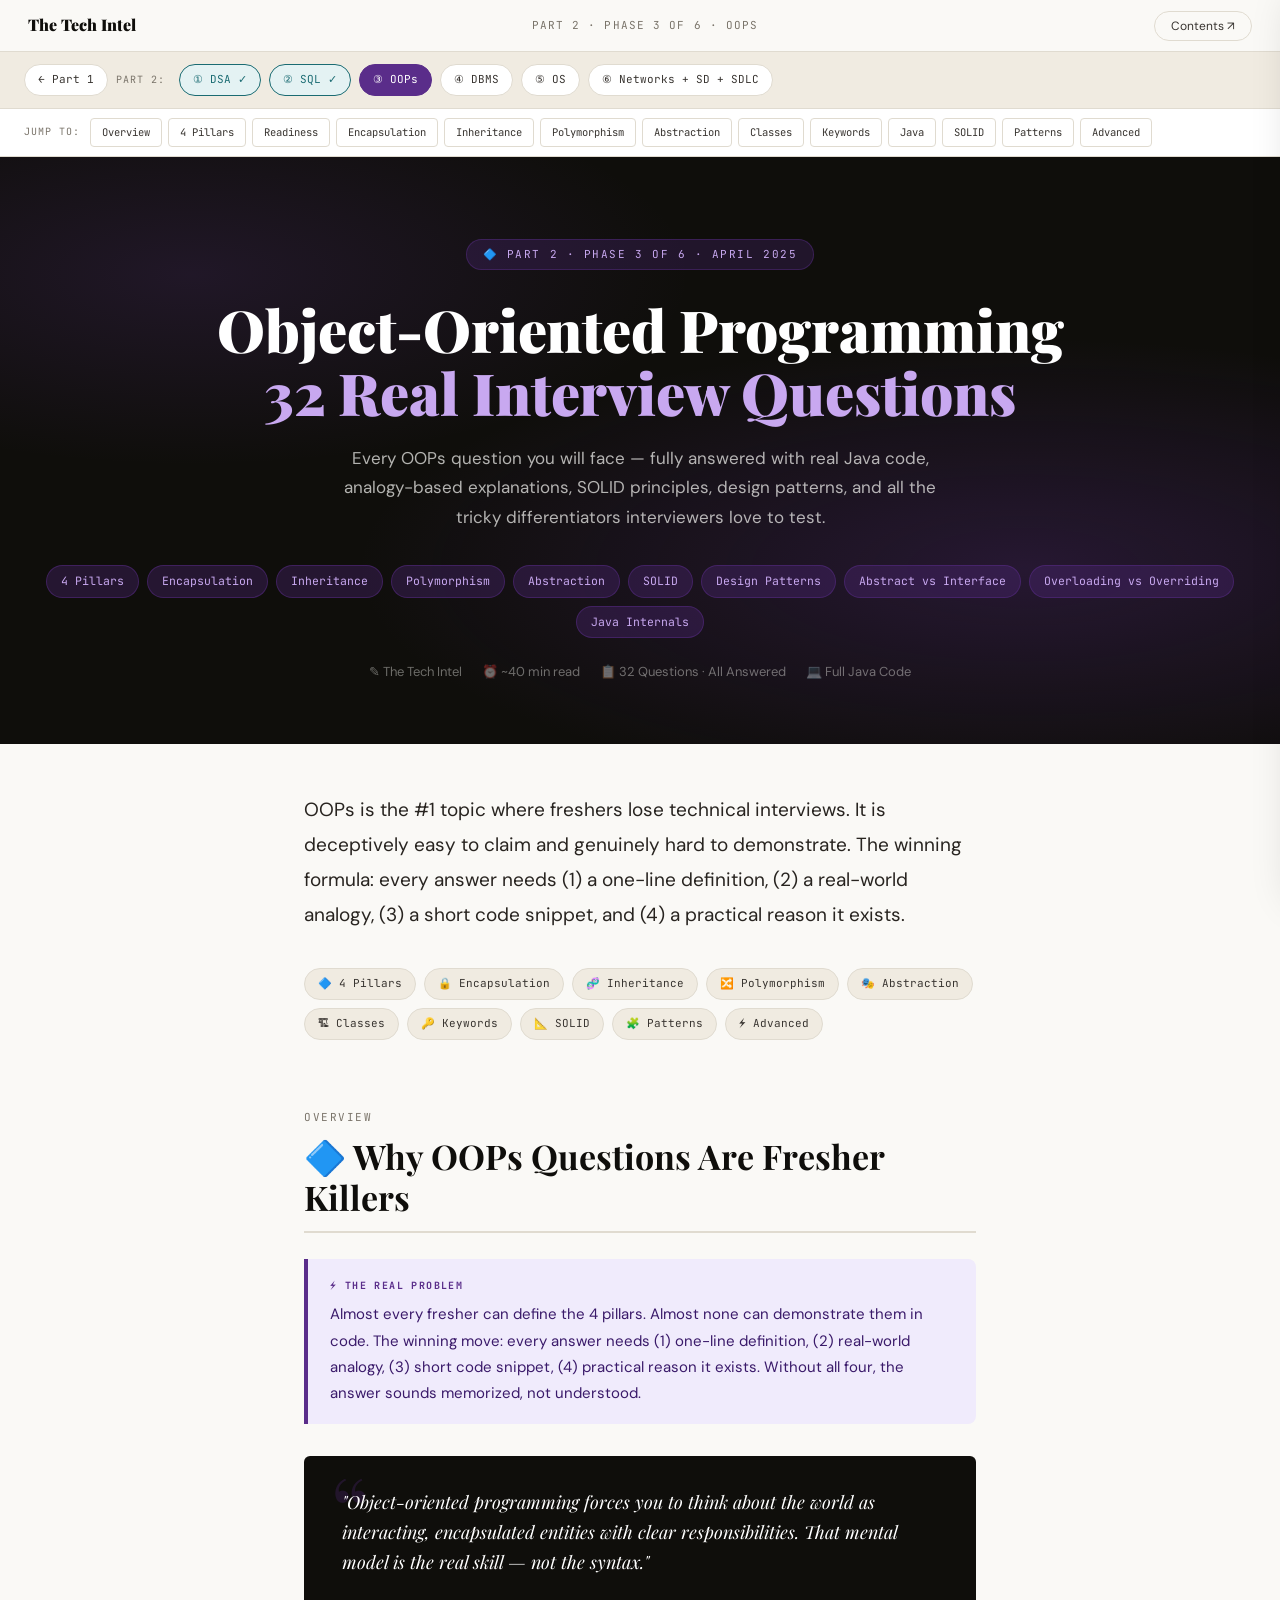
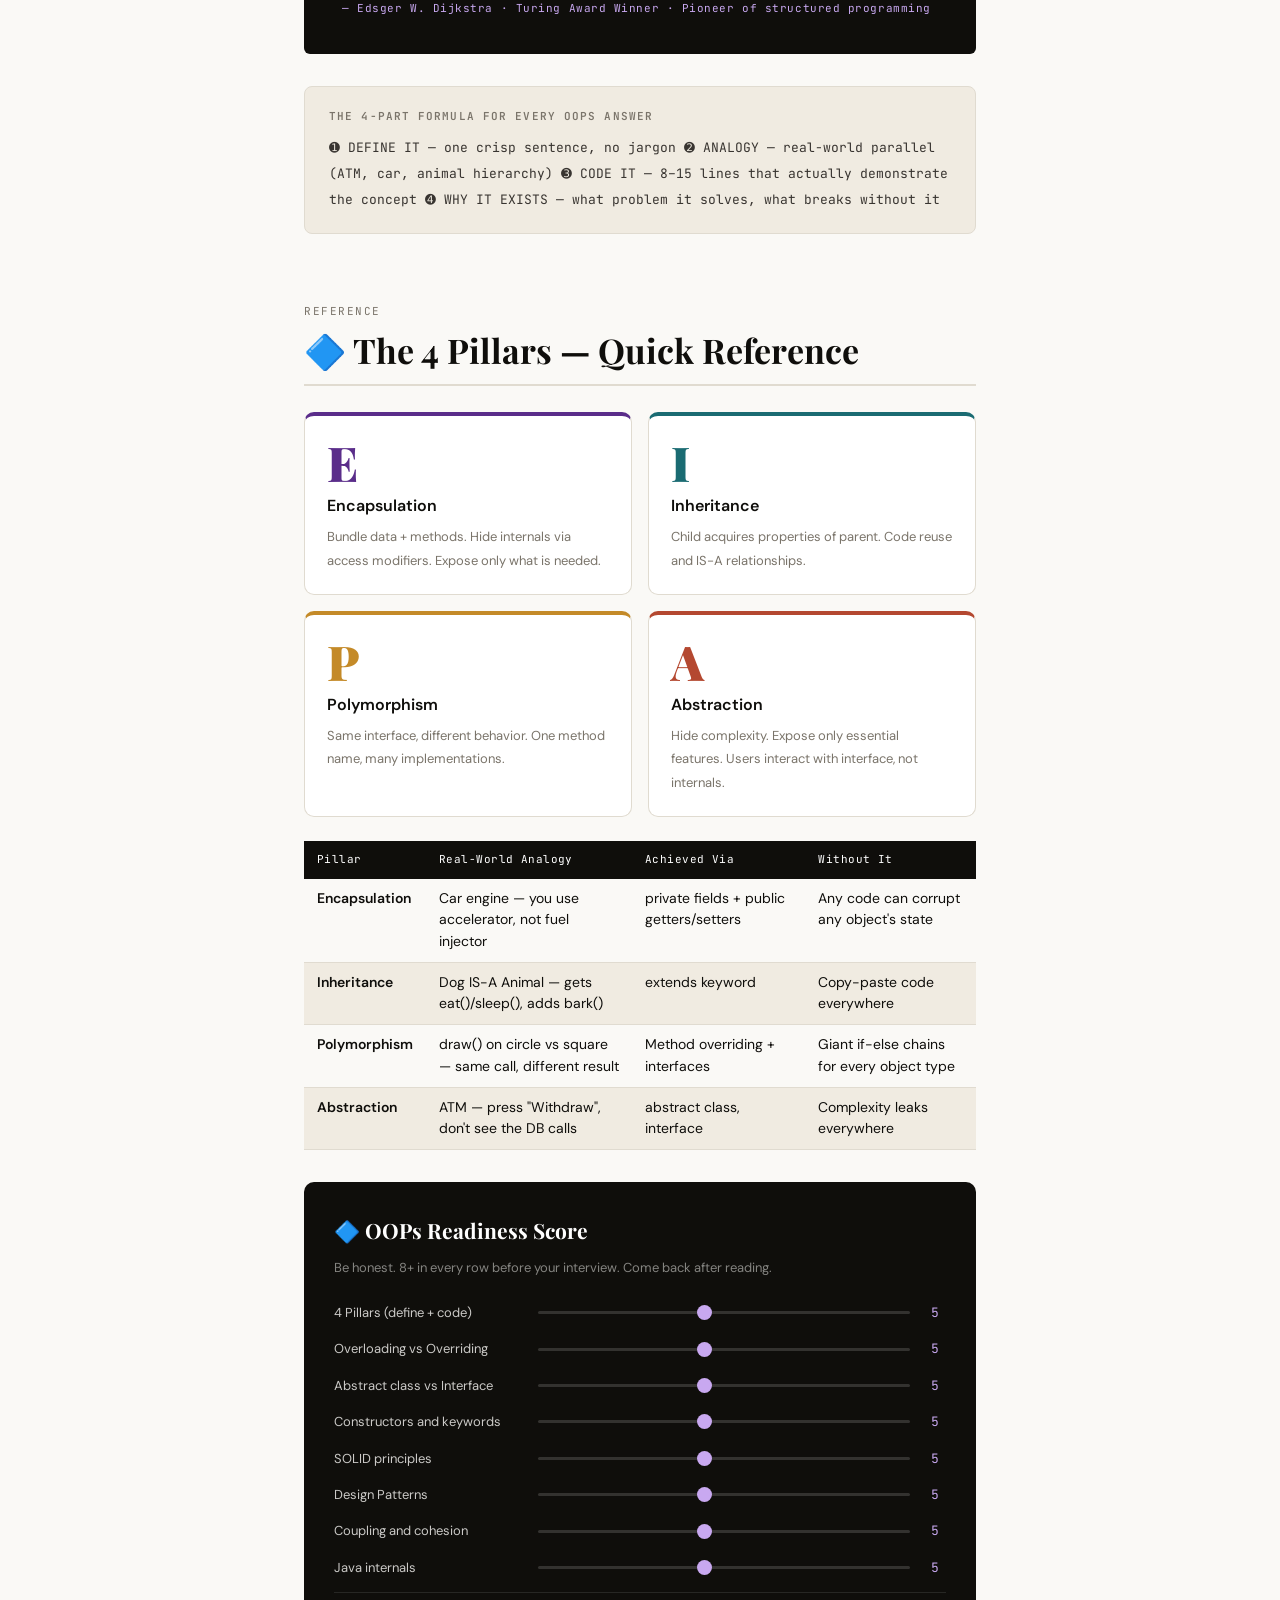
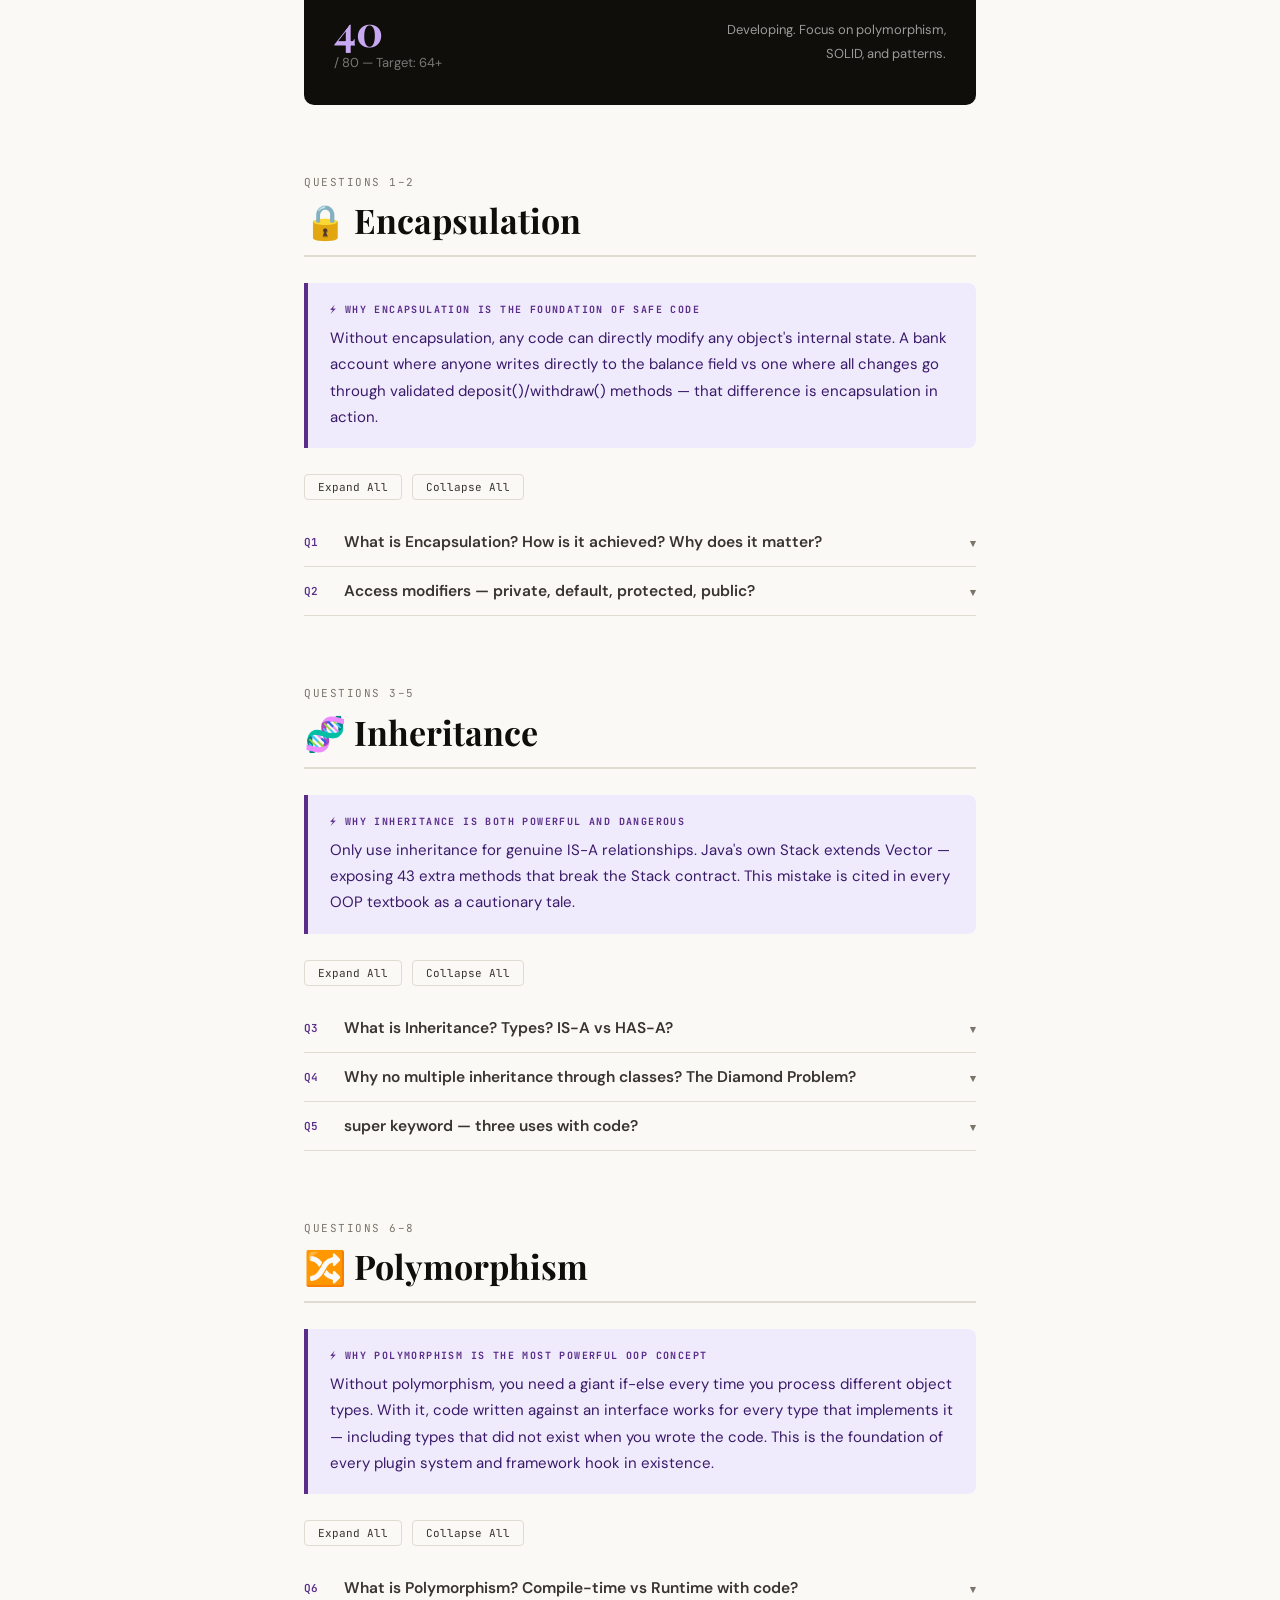
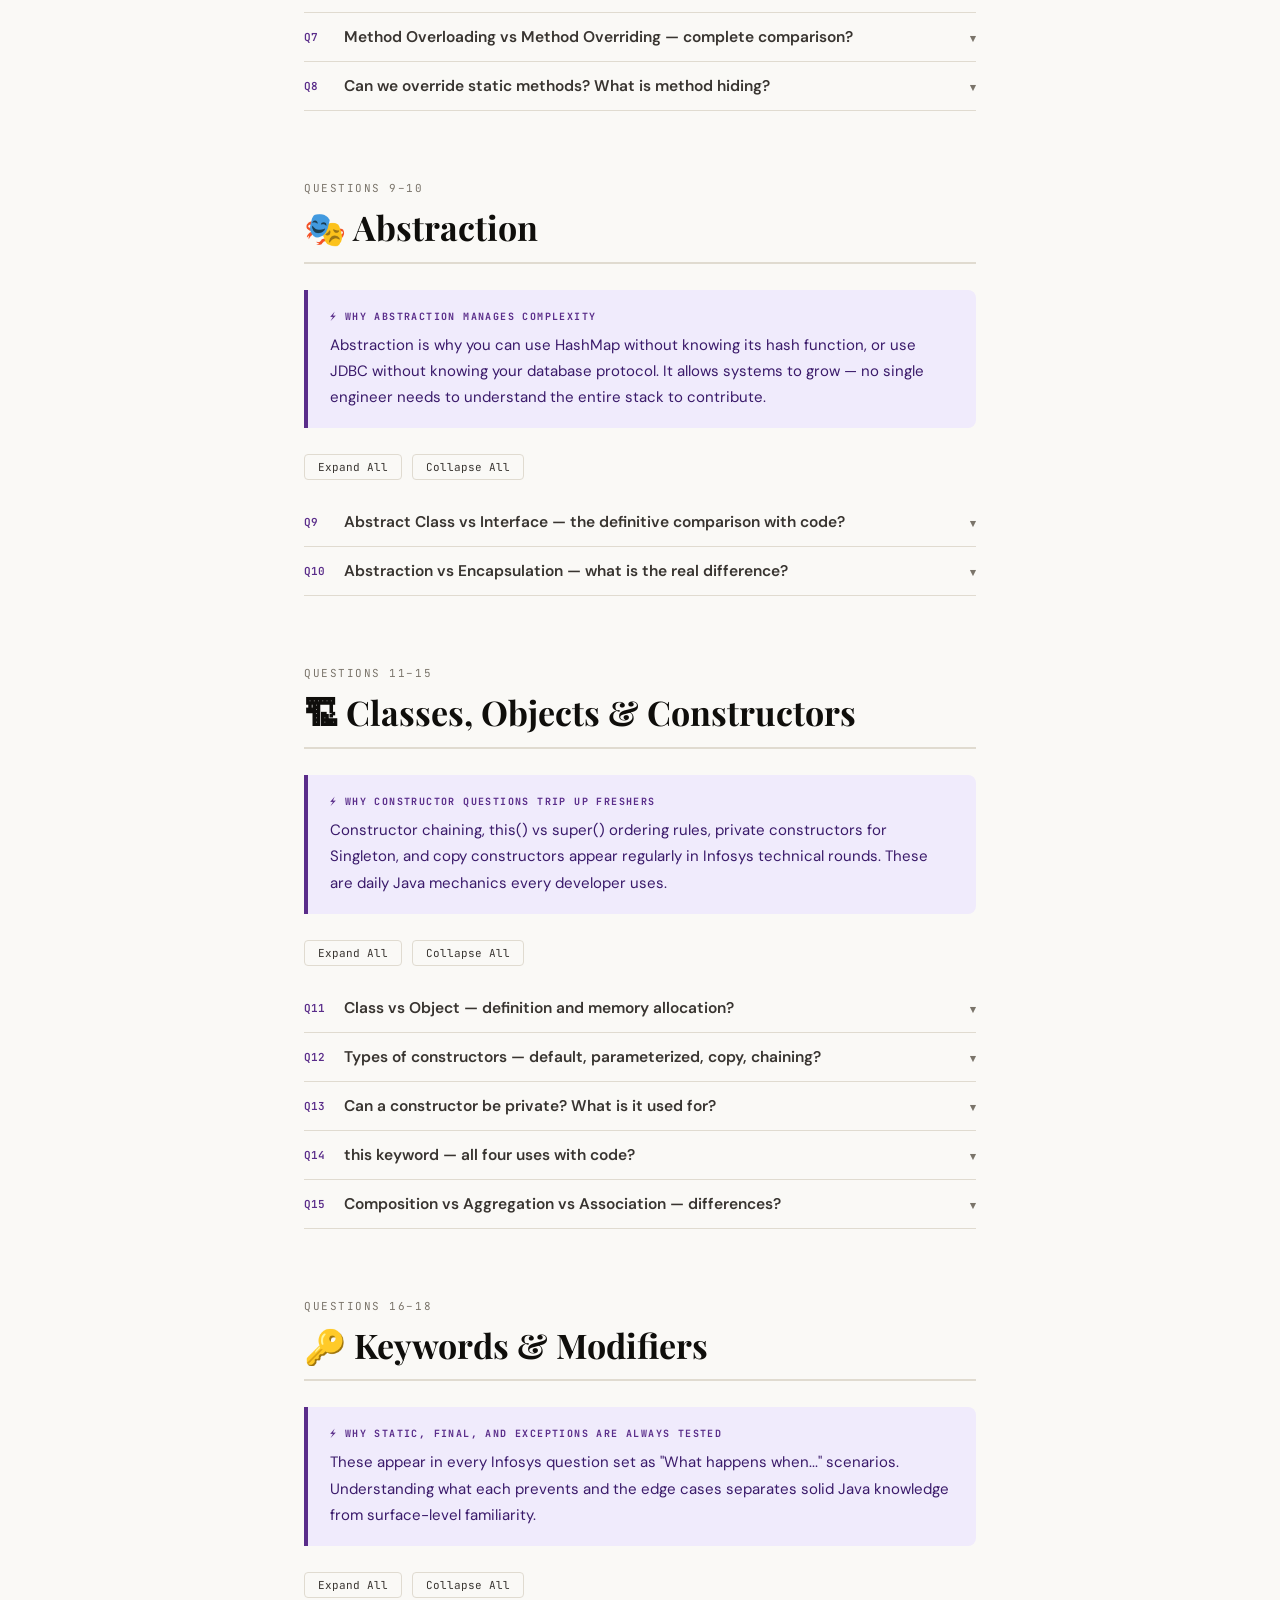
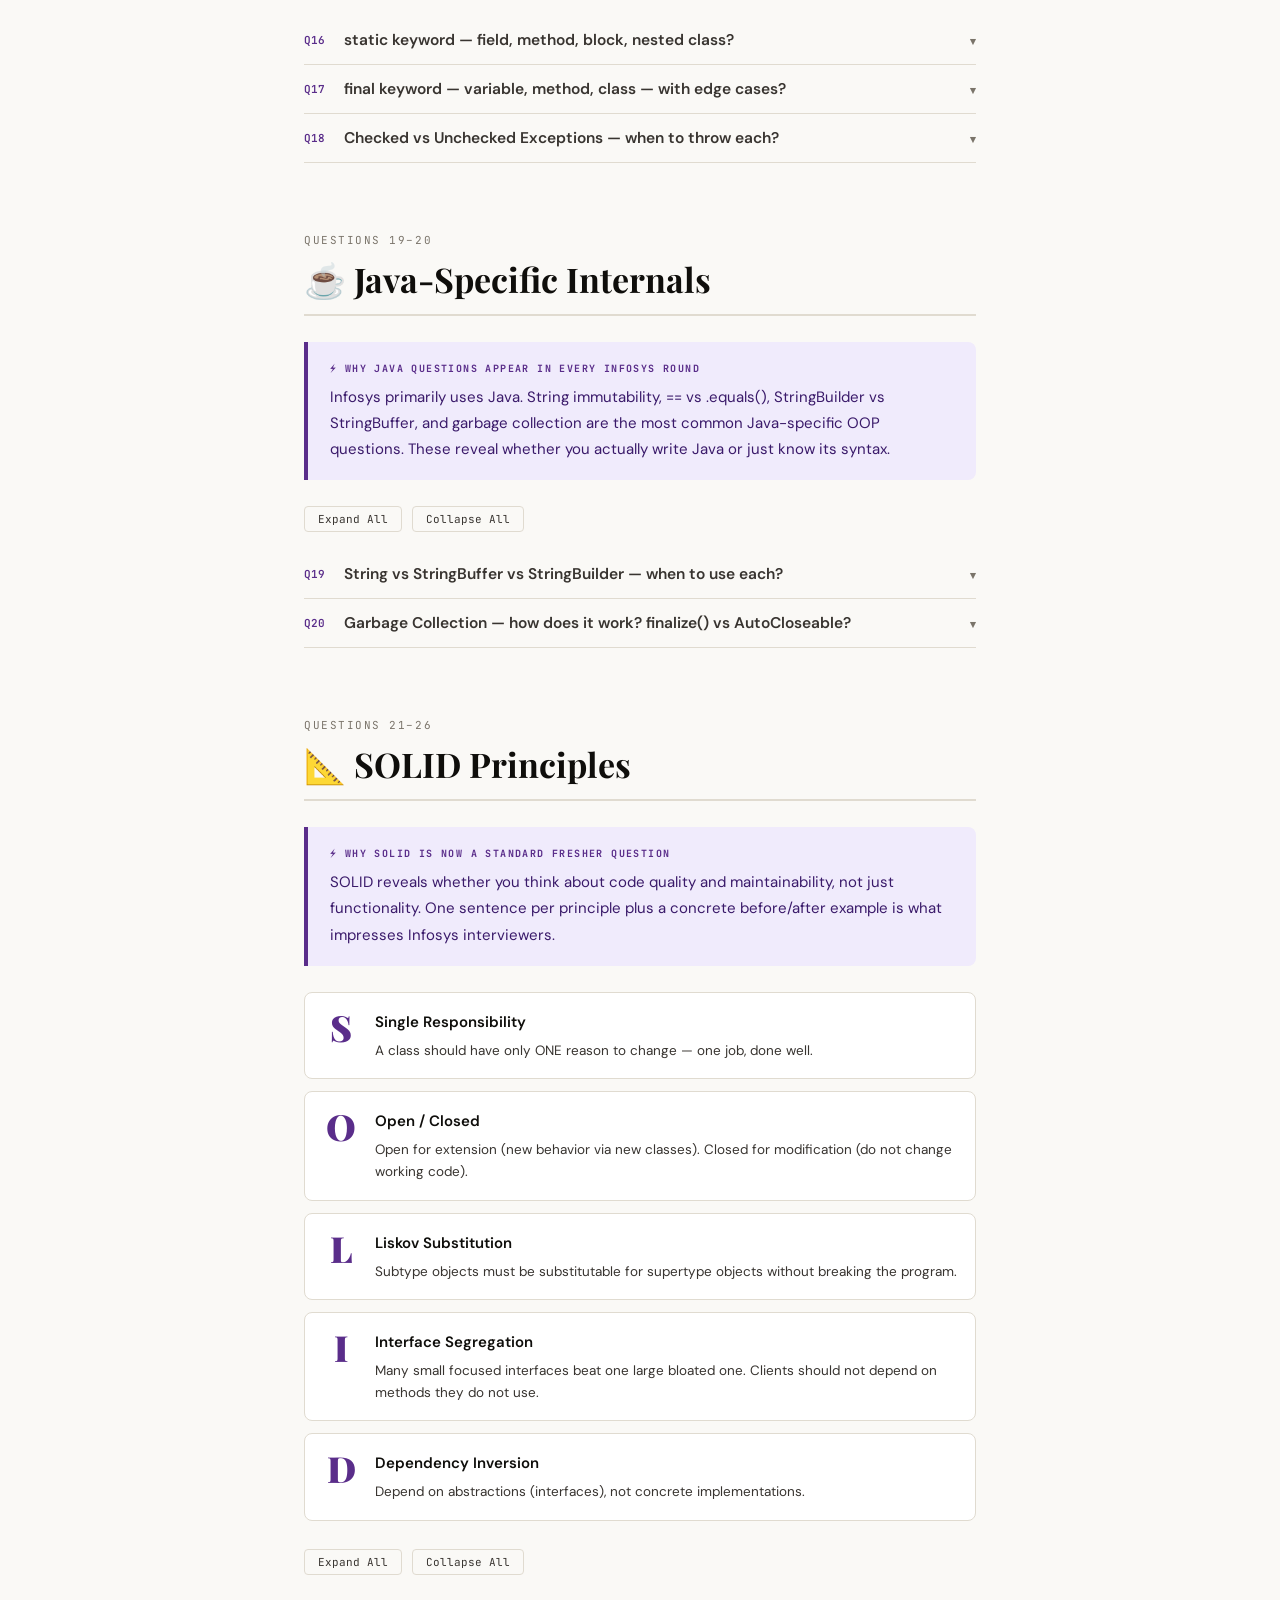
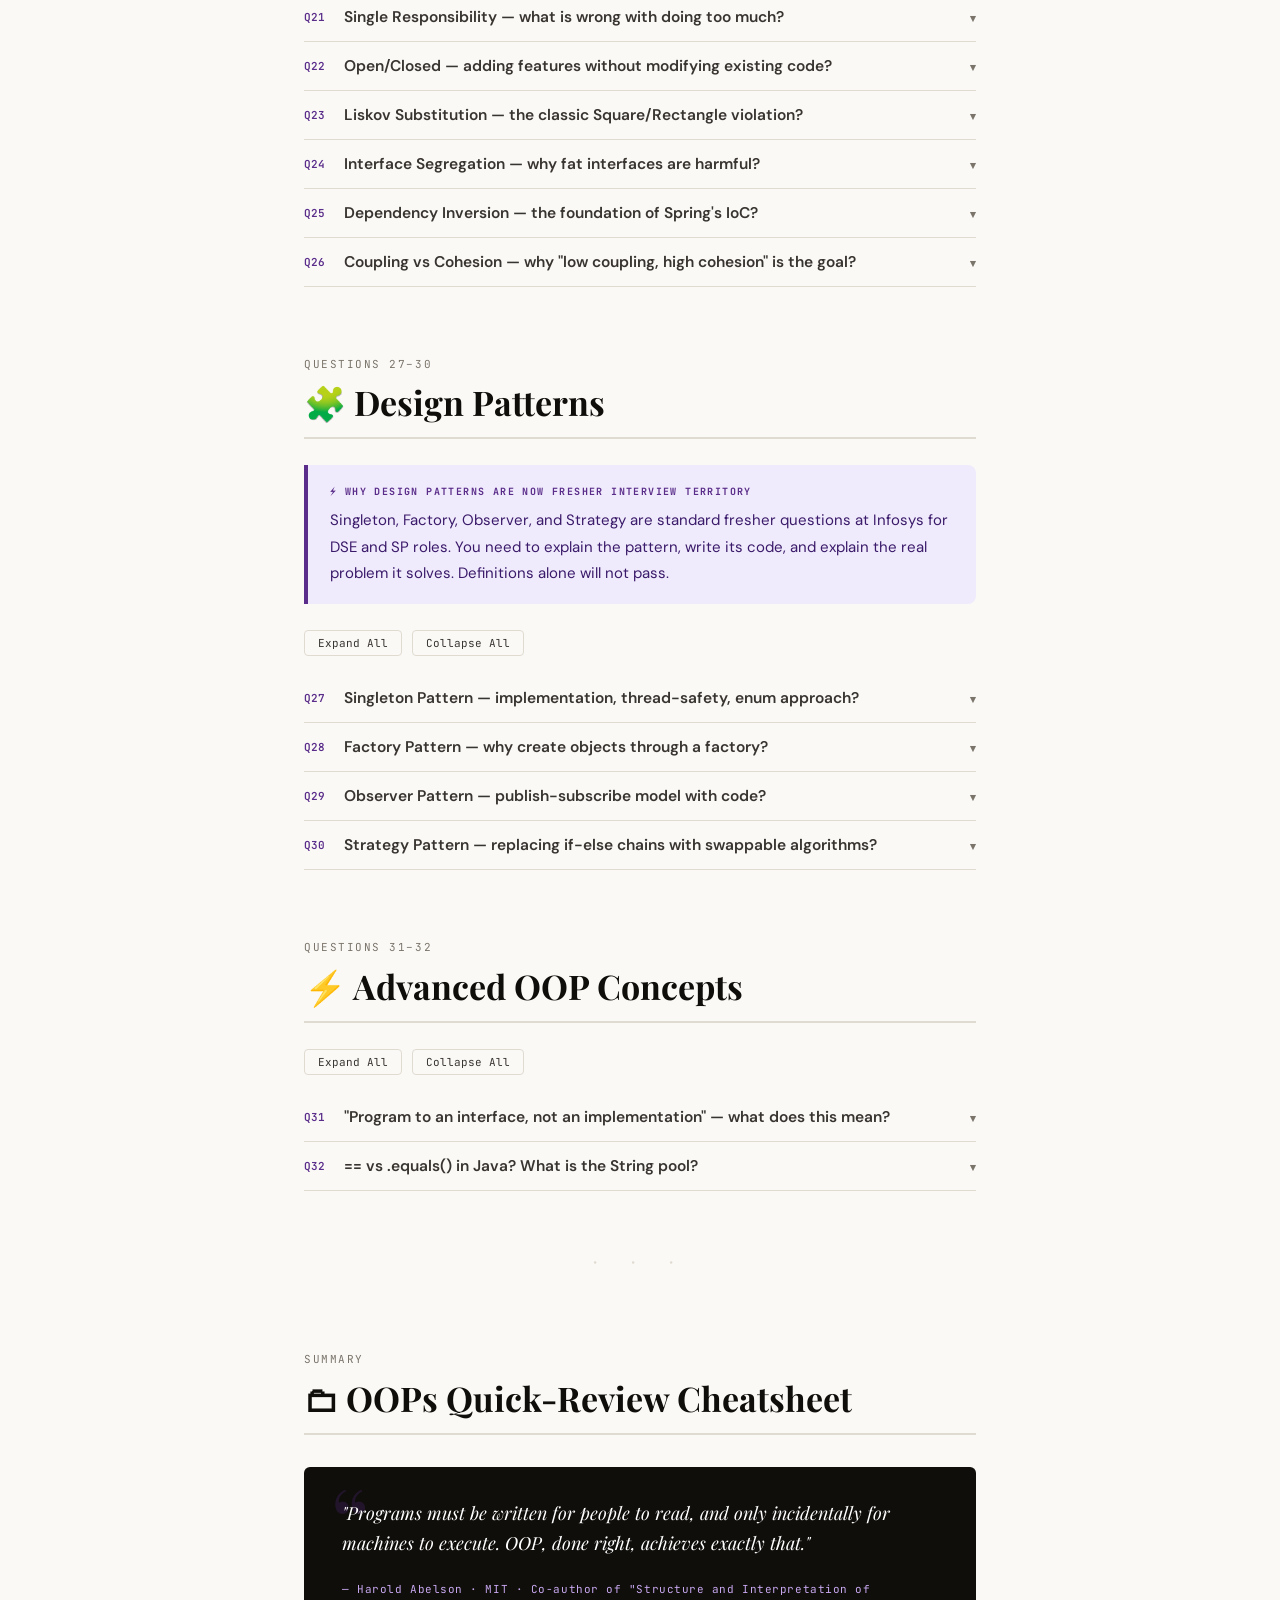
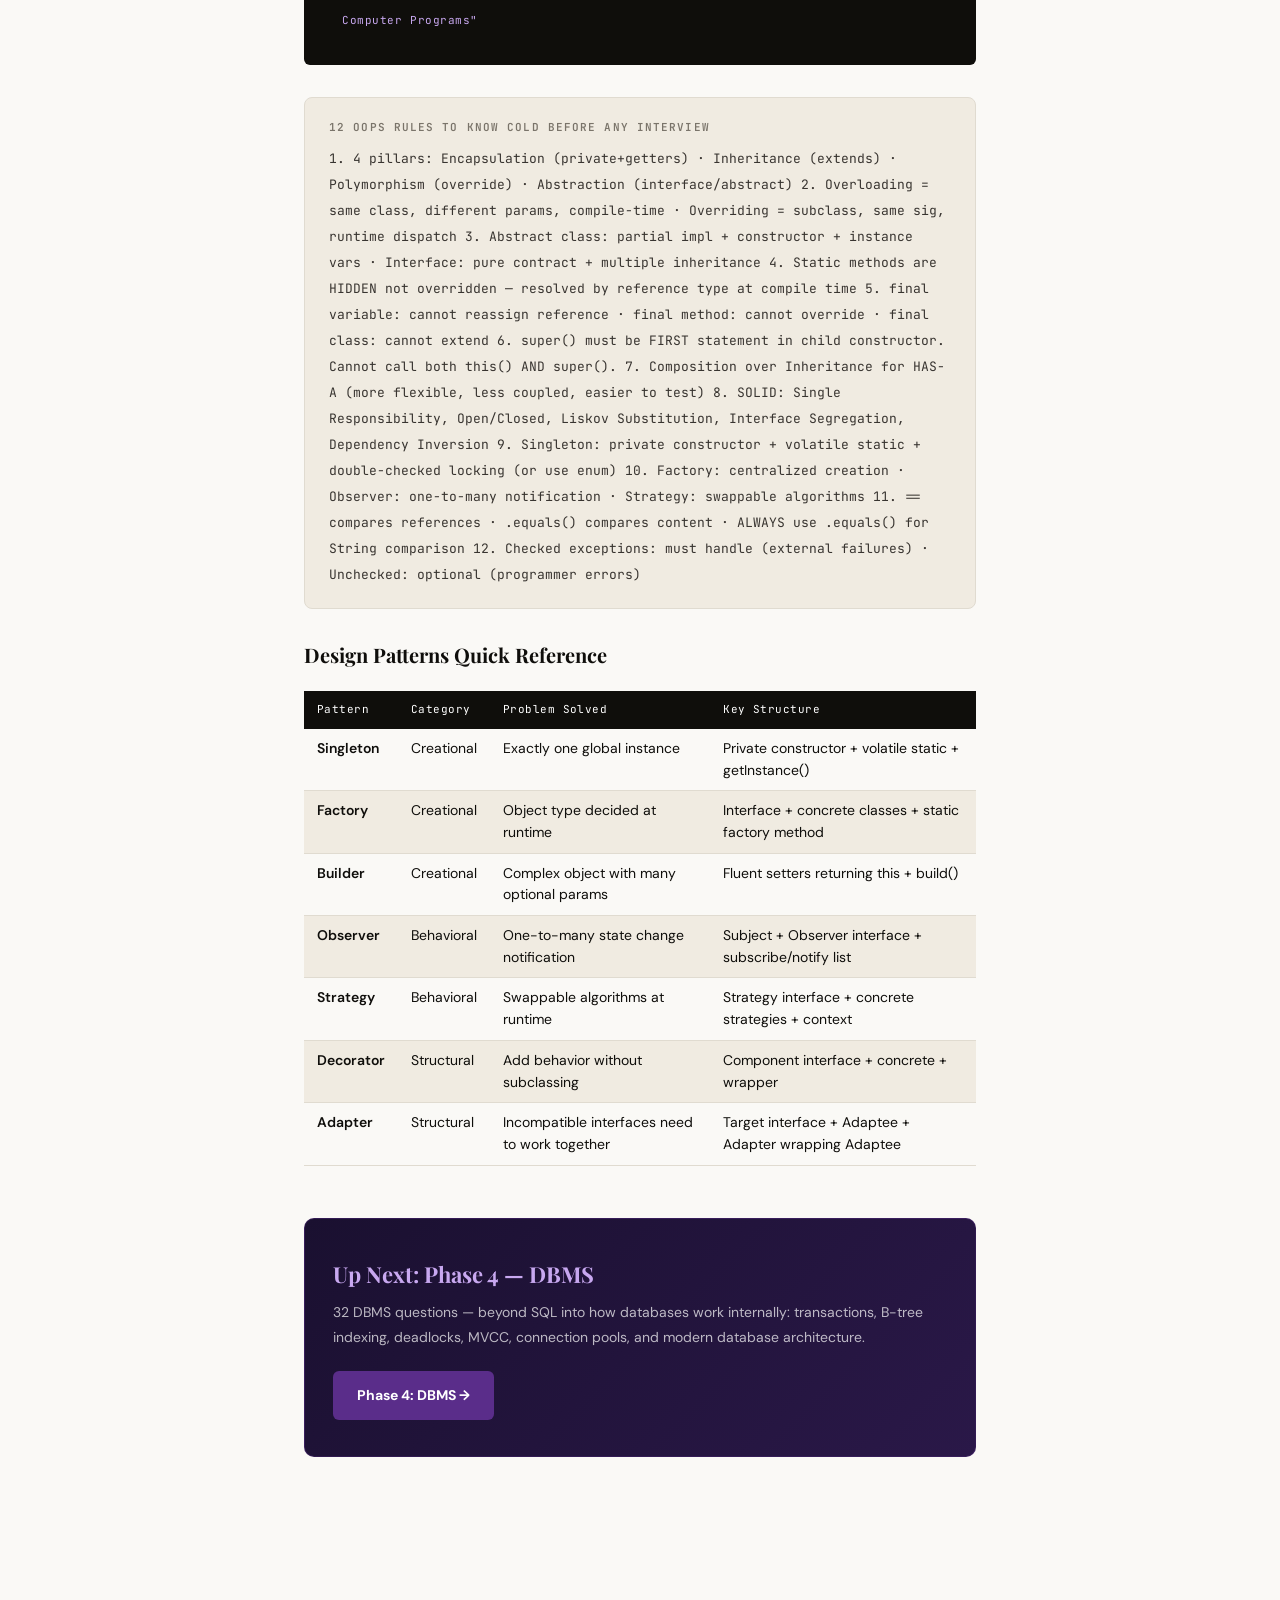
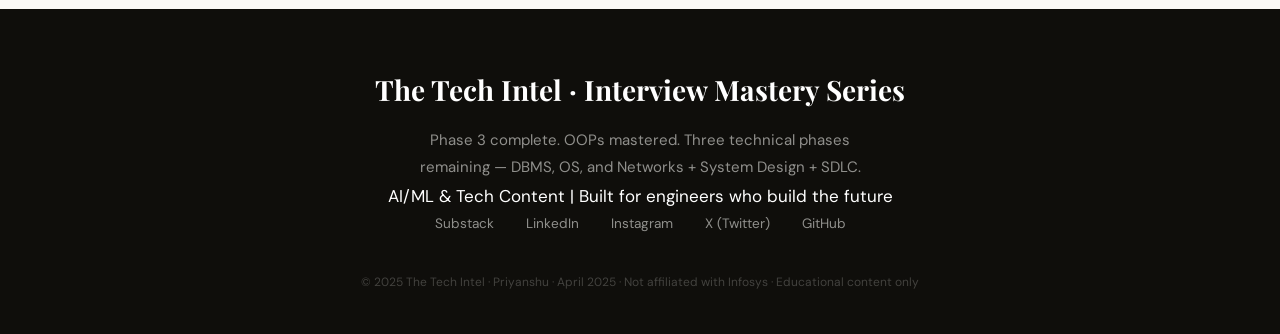
<file: Part_2_Phases/Phase3_oops.html>
<!DOCTYPE html>
<html lang="en">
<head>
<meta charset="UTF-8">
<meta name="viewport" content="width=device-width, initial-scale=1.0">
<title>IT Interview 2025 — Part 2, Phase 3: OOPs Mastery | 32 Real Questions | The Tech Intel</title>
<meta name="description" content="32 real OOPs interview questions with complete Java code — 4 Pillars, SOLID Principles, Design Patterns. Phase 3 of 6.">
<link rel="preconnect" href="https://fonts.googleapis.com">
<link href="https://fonts.googleapis.com/css2?family=Playfair+Display:ital,wght@0,700;0,900;1,700&family=DM+Sans:wght@300;400;500;600&family=JetBrains+Mono:wght@400;600&display=swap" rel="stylesheet">
<style>
:root{--ink:#0f0e0b;--paper:#faf9f6;--cream:#f0ebe1;--v:#5a2d8a;--vp:#f0ebfc;--vm:#7040a8;--gold:#c48a28;--gp:#f8edda;--teal:#1a6b72;--tp:#e4f2f3;--rust:#b44830;--rp:#fdf0ec;--slate:#383430;--muted:#7a746a;--border:#e0dbd0;--wh:#fff}
*,*::before,*::after{box-sizing:border-box;margin:0;padding:0}
body{font-family:"DM Sans",system-ui,sans-serif;background:var(--paper);color:var(--ink);line-height:1.8;font-size:17px}
#bar{position:fixed;top:0;left:0;height:3px;background:linear-gradient(90deg,var(--v),var(--vm),var(--gold));width:0%;z-index:999;transition:width .08s}
.nav{position:sticky;top:0;z-index:200;background:rgba(250,249,246,.96);backdrop-filter:blur(12px);border-bottom:1px solid var(--border);display:flex;align-items:center;justify-content:space-between;padding:0 28px;height:52px}
.nav-brand{font-family:"Playfair Display",serif;font-weight:900;font-size:16px}
.nav-center{font-family:"JetBrains Mono",monospace;font-size:11px;color:var(--muted);letter-spacing:.1em;text-transform:uppercase}
.nav-btn{padding:6px 16px;border:1px solid var(--border);border-radius:20px;font-size:12px;cursor:pointer;background:none;color:var(--slate);font-family:"DM Sans",sans-serif;transition:all .2s}
.nav-btn:hover{background:var(--ink);color:var(--wh);border-color:var(--ink)}
#ov{display:none;position:fixed;inset:0;background:rgba(15,14,11,.55);z-index:300}
#drawer{position:fixed;right:-380px;top:0;bottom:0;width:360px;background:var(--wh);z-index:400;padding:28px 22px;overflow-y:auto;transition:right .3s cubic-bezier(.4,0,.2,1);box-shadow:-8px 0 40px rgba(0,0,0,.14)}
#drawer.open{right:0}
.dr-close{position:absolute;top:18px;right:18px;background:none;border:none;font-size:22px;cursor:pointer;color:var(--muted)}
.dr-title{font-family:"Playfair Display",serif;font-size:20px;font-weight:700;margin:6px 0 22px}
.tg{margin-bottom:22px}
.tg-label{font-size:10px;letter-spacing:.14em;text-transform:uppercase;color:var(--muted);font-weight:600;margin-bottom:8px;padding-bottom:6px;border-bottom:1px solid var(--border);display:block;font-family:"JetBrains Mono",monospace}
.tg a{display:block;font-size:13.5px;color:var(--slate);text-decoration:none;padding:5px 8px;border-radius:5px;border-left:2px solid transparent;transition:all .2s}
.tg a:hover,.tg a.active{color:var(--v);border-left-color:var(--v);background:var(--vp)}
.hero{background:var(--ink);color:var(--wh);padding:80px 24px 60px;text-align:center;position:relative;overflow:hidden}
.hero::after{content:"";position:absolute;inset:0;background:radial-gradient(ellipse 80% 60% at 80% 70%,rgba(90,45,138,.3) 0%,transparent 65%),radial-gradient(ellipse 60% 50% at 15% 20%,rgba(112,64,168,.18) 0%,transparent 65%);pointer-events:none}
.hero-ph{display:inline-flex;align-items:center;gap:8px;background:rgba(90,45,138,.25);border:1px solid rgba(90,45,138,.45);color:#c8a8f0;font-family:"JetBrains Mono",monospace;font-size:11px;letter-spacing:.14em;text-transform:uppercase;padding:5px 16px;border-radius:20px;margin-bottom:28px;position:relative;z-index:1}
.hero h1{font-family:"Playfair Display",serif;font-size:clamp(32px,5vw,58px);font-weight:900;line-height:1.08;margin-bottom:20px;position:relative;z-index:1}
.hero h1 em{font-style:normal;color:#c8a8f0}
.hero-sub{font-size:17px;color:rgba(250,249,246,.7);max-width:640px;margin:0 auto 32px;line-height:1.75;position:relative;z-index:1}
.hero-chips{display:flex;flex-wrap:wrap;gap:8px;justify-content:center;position:relative;z-index:1}
.chip{font-family:"JetBrains Mono",monospace;font-size:11.5px;padding:5px 14px;border-radius:20px;border:1px solid rgba(255,255,255,.12);background:rgba(255,255,255,.06);color:rgba(250,249,246,.75)}
.chip.on{background:rgba(90,45,138,.3);border-color:rgba(90,45,138,.5);color:#c8a8f0}
.hero-meta{display:flex;flex-wrap:wrap;gap:6px 20px;justify-content:center;font-size:13px;color:rgba(250,249,246,.4);margin-top:22px;position:relative;z-index:1}
.pstrip{background:var(--cream);border-bottom:1px solid var(--border);padding:12px 24px;overflow-x:auto;white-space:nowrap;display:flex;gap:8px;align-items:center}
.pl{font-family:"JetBrains Mono",monospace;font-size:10px;color:var(--muted);letter-spacing:.1em;text-transform:uppercase;margin-right:6px;flex-shrink:0}
.pb{font-family:"JetBrains Mono",monospace;font-size:11px;padding:5px 13px;border-radius:20px;border:1px solid var(--border);background:var(--wh);color:var(--slate);white-space:nowrap;transition:all .2s;text-decoration:none;display:inline-block}
.pb.done{background:var(--tp);border-color:var(--teal);color:var(--teal)}
.pb.now{background:var(--v);color:var(--wh);border-color:var(--v)}
.main{max-width:720px;margin:0 auto;padding:0 24px 100px}
.pills{display:flex;flex-wrap:wrap;gap:8px;margin:36px 0 28px}
.pill{font-size:11px;font-family:"JetBrains Mono",monospace;padding:5px 13px;border-radius:20px;border:1px solid var(--border);background:var(--cream);color:var(--slate);text-decoration:none;transition:all .2s}
.pill:hover{background:var(--v);color:var(--wh);border-color:var(--v)}
.sh{margin:68px 0 26px;padding-bottom:14px;border-bottom:2px solid var(--border)}
.sh-eye{font-family:"JetBrains Mono",monospace;font-size:11px;letter-spacing:.14em;text-transform:uppercase;color:var(--muted);margin-bottom:8px}
.sh h2{font-family:"Playfair Display",serif;font-size:clamp(24px,3.5vw,34px);font-weight:700;line-height:1.2}
.why{border-left:4px solid var(--v);background:var(--vp);padding:18px 22px;border-radius:0 8px 8px 0;margin:26px 0}
.why-l{font-family:"JetBrains Mono",monospace;font-size:10px;letter-spacing:.14em;text-transform:uppercase;color:var(--v);font-weight:700;margin-bottom:6px}
.why p{font-size:15px;color:#3a1a6a;margin:0;line-height:1.75}
.qb{background:var(--ink);color:var(--wh);padding:32px 38px;margin:32px 0;border-radius:6px;position:relative}
.qb::before{content:"\201C";font-family:"Playfair Display",serif;font-size:96px;color:rgba(90,45,138,.25);position:absolute;top:4px;left:26px;line-height:1}
.qb blockquote{font-family:"Playfair Display",serif;font-size:18px;font-style:italic;line-height:1.65;position:relative;margin-bottom:14px}
.qb cite{font-family:"JetBrains Mono",monospace;font-size:11px;color:#c8a8f0;letter-spacing:.05em;font-style:normal}
.formula{background:var(--cream);border:1px solid var(--border);border-radius:8px;padding:20px 24px;margin:20px 0}
.f-l{font-size:11px;letter-spacing:.1em;text-transform:uppercase;color:var(--muted);font-weight:600;margin-bottom:8px;display:block;font-family:"JetBrains Mono",monospace}
.f-b{font-family:"JetBrains Mono",monospace;font-size:13px;line-height:2;color:var(--slate)}
.tbl{width:100%;border-collapse:collapse;margin:18px 0;font-size:14px}
.tbl th{background:var(--ink);color:var(--wh);padding:9px 13px;text-align:left;font-family:"JetBrains Mono",monospace;font-size:11px;letter-spacing:.04em;font-weight:400}
.tbl td{padding:9px 13px;border-bottom:1px solid var(--border);vertical-align:top;line-height:1.55}
.tbl tr:nth-child(even) td{background:var(--cream)}
.tbl td code{font-family:"JetBrains Mono",monospace;background:var(--cream);padding:1px 6px;border-radius:3px;font-size:12px;border:1px solid var(--border)}
.pg{display:grid;grid-template-columns:1fr 1fr;gap:16px;margin:24px 0}
.pc{background:var(--wh);border:1px solid var(--border);border-radius:10px;padding:22px;border-top:4px solid var(--v)}
.pc:nth-child(2){border-top-color:var(--teal)}.pc:nth-child(3){border-top-color:var(--gold)}.pc:nth-child(4){border-top-color:var(--rust)}
.pl2{font-family:"Playfair Display",serif;font-size:48px;font-weight:900;line-height:1;margin-bottom:6px;color:var(--v)}
.pc:nth-child(2) .pl2{color:var(--teal)}.pc:nth-child(3) .pl2{color:var(--gold)}.pc:nth-child(4) .pl2{color:var(--rust)}
.pc h4{font-size:16px;font-weight:600;margin-bottom:4px}.pc p{font-size:13px;color:var(--muted);margin:0}
.solid-list{display:flex;flex-direction:column;gap:12px;margin:20px 0}
.si{display:flex;gap:16px;align-items:flex-start;background:var(--wh);border:1px solid var(--border);border-radius:8px;padding:16px 18px}
.si-l{font-family:"Playfair Display",serif;font-size:36px;font-weight:900;color:var(--v);line-height:1;flex-shrink:0;width:36px;text-align:center}
.si-c h4{font-size:15px;font-weight:600;margin-bottom:4px}.si-c p{font-size:13.5px;color:var(--slate);margin:0;line-height:1.65}
.qa-wrap{margin:18px 0}
.qa-cat{font-family:"JetBrains Mono",monospace;font-size:11px;letter-spacing:.1em;text-transform:uppercase;color:var(--muted);padding:14px 0 10px;border-top:1px solid var(--border);margin-top:20px;display:block}
.qa-item{border-bottom:1px solid var(--border)}
.qa-btn{width:100%;display:flex;align-items:flex-start;gap:12px;padding:14px 0;background:none;border:none;cursor:pointer;text-align:left;font-family:"DM Sans",sans-serif;font-size:15.5px;font-weight:600;color:var(--slate);transition:color .2s}
.qa-btn:hover{color:var(--v)}
.qa-num{font-family:"JetBrains Mono",monospace;font-size:11px;color:var(--v);font-weight:600;min-width:28px;padding-top:3px;flex-shrink:0}
.qa-icon{margin-left:auto;font-size:11px;color:var(--muted);transition:transform .3s;flex-shrink:0;padding-top:4px}
.qa-btn.open .qa-icon{transform:rotate(180deg)}
.qa-body{max-height:0;overflow:hidden;transition:max-height .45s ease;padding-left:40px}
.qa-body.open{max-height:3500px;padding-bottom:18px}
.qa-body p,.qa-body li{font-size:15px;color:var(--slate);line-height:1.78}
.qa-body ul,.qa-body ol{padding-left:20px;margin:8px 0}
.qa-body li{margin-bottom:5px}
.qa-body strong{color:var(--ink)}
.qa-body code{font-family:"JetBrains Mono",monospace;background:var(--cream);padding:1px 6px;border-radius:3px;font-size:12.5px;border:1px solid var(--border);color:var(--ink)}
.qa-body pre{background:#1a1815;color:#ddd8ce;padding:18px 20px;border-radius:8px;font-family:"JetBrains Mono",monospace;font-size:12.5px;line-height:1.9;margin:12px 0;overflow-x:auto}
.qa-body table{width:100%;border-collapse:collapse;font-size:13px;margin:12px 0}
.qa-body th{background:var(--cream);padding:8px 11px;border:1px solid var(--border);text-align:left;font-weight:600;font-size:12px}
.qa-body td{padding:8px 11px;border:1px solid var(--border);vertical-align:top;line-height:1.55}
.qa-body .tip{background:var(--vp);border-left:3px solid var(--v);padding:10px 14px;margin-top:12px;font-size:14px;border-radius:0 5px 5px 0;color:#3a1a6a}
.qa-body .note{background:var(--tp);border-left:3px solid var(--teal);padding:10px 14px;margin-top:10px;font-size:14px;border-radius:0 5px 5px 0;color:#1a4a50}
.qa-body .crit{background:var(--rp);border-left:3px solid var(--rust);padding:10px 14px;margin-top:10px;font-size:14px;border-radius:0 5px 5px 0;color:#6b2a18}
.qa-body .gold{background:var(--gp);border-left:3px solid var(--gold);padding:10px 14px;margin-top:10px;font-size:14px;border-radius:0 5px 5px 0;color:#5a4010}
.xp{display:flex;gap:10px;margin:12px 0}
.xp-btn{font-family:"JetBrains Mono",monospace;font-size:11px;padding:5px 13px;border:1px solid var(--border);border-radius:4px;cursor:pointer;background:none;color:var(--slate);transition:all .2s}
.xp-btn:hover{background:var(--vp);border-color:var(--v);color:var(--v)}
.assess{background:var(--ink);color:var(--wh);border-radius:10px;padding:30px;margin:32px 0}
.assess h3{font-family:"Playfair Display",serif;font-size:21px;margin-bottom:6px}
.a-sub{font-size:13px;color:rgba(250,249,246,.5);margin-bottom:22px}
.s-row{display:flex;align-items:center;gap:14px;margin-bottom:13px}
.s-lbl{min-width:190px;font-size:13px;color:rgba(250,249,246,.8);flex-shrink:0}
.s-rng{flex:1;-webkit-appearance:none;height:3px;border-radius:2px;background:rgba(255,255,255,.15);outline:none;cursor:pointer}
.s-rng::-webkit-slider-thumb{-webkit-appearance:none;width:15px;height:15px;border-radius:50%;background:#c8a8f0;cursor:pointer}
.s-val{min-width:22px;text-align:center;font-family:"JetBrains Mono",monospace;font-size:13px;color:#c8a8f0}
.s-tot{border-top:1px solid rgba(255,255,255,.1);padding-top:16px;margin-top:6px;display:flex;align-items:center;justify-content:space-between;flex-wrap:wrap;gap:12px}
.s-sc{font-family:"Playfair Display",serif;font-size:42px;font-weight:700;color:#c8a8f0;line-height:1}
.s-of{font-size:13px;color:rgba(250,249,246,.45)}
.s-msg{font-size:13px;color:rgba(250,249,246,.6);max-width:220px;text-align:right}
.div{text-align:center;margin:52px 0;font-size:22px;color:var(--border);letter-spacing:14px}
.nxt{background:linear-gradient(135deg,#1a1030,#2a1848);color:var(--wh);padding:36px 28px;border-radius:10px;margin:52px 0;display:flex;align-items:center;justify-content:space-between;gap:20px;flex-wrap:wrap;border:1px solid rgba(90,45,138,.35)}
.nxt h3{font-family:"Playfair Display",serif;font-size:22px;margin-bottom:6px;color:#c8a8f0}
.nxt p{font-size:14px;color:rgba(255,255,255,.7);margin:0}
.nxt-btn{background:var(--v);color:var(--wh);padding:12px 24px;border-radius:6px;font-weight:700;font-size:14px;text-decoration:none;white-space:nowrap;font-family:"DM Sans",sans-serif;flex-shrink:0}
.footer{background:var(--ink);color:var(--wh);text-align:center;padding:56px 24px 40px}
.footer h2{font-family:"Playfair Display",serif;font-size:28px;margin-bottom:12px}
.footer p{color:rgba(250,249,246,.55);font-size:15px;max-width:480px;margin:0 auto}
.footer-small{font-size:12px;color:rgba(250,249,246,.22);margin-top:36px}
.footer-links{display:flex;gap:2rem;justify-content:center;flex-wrap:wrap;margin-bottom:2rem}
.footer-links a{color:rgba(250,249,246,.55);text-decoration:none;font-size:0.85rem;transition:color 0.2s}
.footer-links a:hover{color:var(--gold)}
/* Section strip */
.sec-strip{background:#fff;border-bottom:1px solid var(--border);padding:9px 24px;overflow-x:auto;white-space:nowrap;display:flex;gap:6px;align-items:center;scrollbar-width:none}
.sec-strip::-webkit-scrollbar{display:none}
.ss-lbl{font-family:"JetBrains Mono",monospace;font-size:10px;color:var(--muted);letter-spacing:.1em;text-transform:uppercase;margin-right:4px;flex-shrink:0}
.ss-btn{font-family:"JetBrains Mono",monospace;font-size:10.5px;padding:4px 11px;border-radius:4px;border:1px solid var(--border);background:transparent;color:var(--slate);white-space:nowrap;transition:all .18s;text-decoration:none;display:inline-block}
.ss-btn:hover{background:var(--ink);color:#fff;border-color:var(--ink)}
p{margin-bottom:16px}strong{font-weight:600;color:var(--ink)}ul,ol{padding-left:22px;margin-bottom:14px}li{margin-bottom:5px}.lead{font-size:19px;line-height:1.85;color:#282420}
@media(max-width:620px){.hero{padding:54px 18px 46px}.nav-phase{display:none}body{font-size:16px}#drawer{width:100%;right:-100%}.pg{grid-template-columns:1fr}.s-lbl{min-width:130px}.nxt{flex-direction:column;align-items:flex-start}}
</style>
</head>
<body>
<div id="bar"></div>
<div id="ov" onclick="closeDrawer()"></div>
<div id="drawer">
  <button class="dr-close" onclick="closeDrawer()">&#x2715;</button>
  <div class="dr-title">OOPs &#8212; Contents</div>
  <div class="tg"><span class="tg-label">Overview</span><a href="#overview">Why OOPs Is a Fresher Killer</a><a href="#pillars">4 Pillars Reference</a><a href="#assess">Readiness Check</a></div>
  <div class="tg"><span class="tg-label">4 Pillars (Q1&#8211;Q10)</span><a href="#q-encap">Encapsulation Q1&#8211;Q2</a><a href="#q-inherit">Inheritance Q3&#8211;Q5</a><a href="#q-poly">Polymorphism Q6&#8211;Q8</a><a href="#q-abstr">Abstraction Q9&#8211;Q10</a></div>
  <div class="tg"><span class="tg-label">Core Concepts (Q11&#8211;Q20)</span><a href="#q-class">Classes, Objects &amp; Constructors</a><a href="#q-kw">Keywords &amp; Modifiers</a><a href="#q-java">Java Internals</a></div>
  <div class="tg"><span class="tg-label">Design (Q21&#8211;Q32)</span><a href="#q-solid">SOLID Principles</a><a href="#q-patterns">Design Patterns</a><a href="#q-adv">Advanced OOP</a></div>
</div>

<nav class="nav">
  <span class="nav-brand">The Tech Intel</span>
  <span class="nav-center">Part 2 &middot; Phase 3 of 6 &middot; OOPs</span>
  <button class="nav-btn" onclick="openDrawer()">Contents &#x2197;</button>
</nav>
<div class="pstrip">
  <a href="../index.html" class="pb">&#8592; Part 1</a>
  <span class="pl">Part 2:</span>
  <a href="./Phase1_dsa.html" class="pb done">&#9312; DSA &#x2713;</a>
  <a href="./Phase2_sql.html" class="pb done">&#9313; SQL &#x2713;</a>
  <a href="./Phase3_oops.html" class="pb now">&#9314; OOPs</a>
  <a href="./Phase4_dbms.html" class="pb">&#9315; DBMS</a>
  <a href="./Phase5_os.html" class="pb">&#9316; OS</a>
  <a href="./Phase6_final.html" class="pb">&#9317; Networks + SD + SDLC</a>
</div>

<!-- Section strip -->
<div class="sec-strip">
  <span class="ss-lbl">Jump to:</span>
  <a class="ss-btn" href="#overview">Overview</a>
  <a class="ss-btn" href="#pillars">4 Pillars</a>
  <a class="ss-btn" href="#assess">Readiness</a>
  <a class="ss-btn" href="#q-encap">Encapsulation</a>
  <a class="ss-btn" href="#q-inherit">Inheritance</a>
  <a class="ss-btn" href="#q-poly">Polymorphism</a>
  <a class="ss-btn" href="#q-abstr">Abstraction</a>
  <a class="ss-btn" href="#q-class">Classes</a>
  <a class="ss-btn" href="#q-kw">Keywords</a>
  <a class="ss-btn" href="#q-java">Java</a>
  <a class="ss-btn" href="#q-solid">SOLID</a>
  <a class="ss-btn" href="#q-patterns">Patterns</a>
  <a class="ss-btn" href="#q-adv">Advanced</a>
</div>

<header class="hero">
  <div class="hero-ph">&#128311; Part 2 &middot; Phase 3 of 6 &middot; April 2025</div>
  <h1>Object-Oriented Programming<br><em>32 Real Interview Questions</em></h1>
  <p class="hero-sub">Every OOPs question you will face &#8212; fully answered with real Java code, analogy-based explanations, SOLID principles, design patterns, and all the tricky differentiators interviewers love to test.</p>
  <div class="hero-chips">
    <span class="chip on">4 Pillars</span><span class="chip on">Encapsulation</span><span class="chip on">Inheritance</span><span class="chip on">Polymorphism</span><span class="chip on">Abstraction</span><span class="chip on">SOLID</span><span class="chip on">Design Patterns</span><span class="chip on">Abstract vs Interface</span><span class="chip on">Overloading vs Overriding</span><span class="chip on">Java Internals</span>
  </div>
  <div class="hero-meta"><span>&#9998; The Tech Intel</span><span>&#9200; ~40 min read</span><span>&#128203; 32 Questions &middot; All Answered</span><span>&#128187; Full Java Code</span></div>
</header>

<main class="main">
<p class="lead" style="margin-top:48px;">OOPs is the #1 topic where freshers lose technical interviews. It is deceptively easy to claim and genuinely hard to demonstrate. The winning formula: every answer needs (1) a one-line definition, (2) a real-world analogy, (3) a short code snippet, and (4) a practical reason it exists.</p>
<div class="pills">
  <a class="pill" href="#pillars">&#128311; 4 Pillars</a><a class="pill" href="#q-encap">&#128274; Encapsulation</a><a class="pill" href="#q-inherit">&#129516; Inheritance</a><a class="pill" href="#q-poly">&#128256; Polymorphism</a><a class="pill" href="#q-abstr">&#127917; Abstraction</a><a class="pill" href="#q-class">&#127959; Classes</a><a class="pill" href="#q-kw">&#128273; Keywords</a><a class="pill" href="#q-solid">&#128208; SOLID</a><a class="pill" href="#q-patterns">&#129513; Patterns</a><a class="pill" href="#q-adv">&#9889; Advanced</a>
</div>

<section id="overview">
  <div class="sh"><div class="sh-eye">Overview</div><h2>&#128311; Why OOPs Questions Are Fresher Killers</h2></div>
  <div class="why"><div class="why-l">&#9889; The Real Problem</div><p>Almost every fresher can define the 4 pillars. Almost none can demonstrate them in code. The winning move: every answer needs (1) one-line definition, (2) real-world analogy, (3) short code snippet, (4) practical reason it exists. Without all four, the answer sounds memorized, not understood.</p></div>
  <div class="qb"><blockquote>"Object-oriented programming forces you to think about the world as interacting, encapsulated entities with clear responsibilities. That mental model is the real skill &#8212; not the syntax."</blockquote><cite>&#8212; Edsger W. Dijkstra &middot; Turing Award Winner &middot; Pioneer of structured programming</cite></div>
  <div class="formula"><span class="f-l">The 4-Part Formula for Every OOPs Answer</span><div class="f-b">&#10122; DEFINE IT   &#8212; one crisp sentence, no jargon&#10;&#10123; ANALOGY     &#8212; real-world parallel (ATM, car, animal hierarchy)&#10;&#10124; CODE IT     &#8212; 8&#8211;15 lines that actually demonstrate the concept&#10;&#10125; WHY IT EXISTS &#8212; what problem it solves, what breaks without it</div></div>
</section>

<section id="pillars">
  <div class="sh"><div class="sh-eye">Reference</div><h2>&#128311; The 4 Pillars &#8212; Quick Reference</h2></div>
  <div class="pg">
    <div class="pc"><div class="pl2">E</div><h4>Encapsulation</h4><p>Bundle data + methods. Hide internals via access modifiers. Expose only what is needed.</p></div>
    <div class="pc"><div class="pl2">I</div><h4>Inheritance</h4><p>Child acquires properties of parent. Code reuse and IS-A relationships.</p></div>
    <div class="pc"><div class="pl2">P</div><h4>Polymorphism</h4><p>Same interface, different behavior. One method name, many implementations.</p></div>
    <div class="pc"><div class="pl2">A</div><h4>Abstraction</h4><p>Hide complexity. Expose only essential features. Users interact with interface, not internals.</p></div>
  </div>
  <table class="tbl">
    <thead><tr><th>Pillar</th><th>Real-World Analogy</th><th>Achieved Via</th><th>Without It</th></tr></thead>
    <tbody>
      <tr><td><strong>Encapsulation</strong></td><td>Car engine &#8212; you use accelerator, not fuel injector</td><td>private fields + public getters/setters</td><td>Any code can corrupt any object&#39;s state</td></tr>
      <tr><td><strong>Inheritance</strong></td><td>Dog IS-A Animal &#8212; gets eat()/sleep(), adds bark()</td><td>extends keyword</td><td>Copy-paste code everywhere</td></tr>
      <tr><td><strong>Polymorphism</strong></td><td>draw() on circle vs square &#8212; same call, different result</td><td>Method overriding + interfaces</td><td>Giant if-else chains for every object type</td></tr>
      <tr><td><strong>Abstraction</strong></td><td>ATM &#8212; press &#34;Withdraw&#34;, don&#39;t see the DB calls</td><td>abstract class, interface</td><td>Complexity leaks everywhere</td></tr>
    </tbody>
  </table>
</section>

<section id="assess">
  <div class="assess">
    <h3>&#128311; OOPs Readiness Score</h3>
    <p class="a-sub">Be honest. 8+ in every row before your interview. Come back after reading.</p>
    <div class="s-row"><span class="s-lbl">4 Pillars (define + code)</span><input type="range" class="s-rng" min="1" max="10" value="5" oninput="upS()"><span class="s-val">5</span></div>
    <div class="s-row"><span class="s-lbl">Overloading vs Overriding</span><input type="range" class="s-rng" min="1" max="10" value="5" oninput="upS()"><span class="s-val">5</span></div>
    <div class="s-row"><span class="s-lbl">Abstract class vs Interface</span><input type="range" class="s-rng" min="1" max="10" value="5" oninput="upS()"><span class="s-val">5</span></div>
    <div class="s-row"><span class="s-lbl">Constructors and keywords</span><input type="range" class="s-rng" min="1" max="10" value="5" oninput="upS()"><span class="s-val">5</span></div>
    <div class="s-row"><span class="s-lbl">SOLID principles</span><input type="range" class="s-rng" min="1" max="10" value="5" oninput="upS()"><span class="s-val">5</span></div>
    <div class="s-row"><span class="s-lbl">Design Patterns</span><input type="range" class="s-rng" min="1" max="10" value="5" oninput="upS()"><span class="s-val">5</span></div>
    <div class="s-row"><span class="s-lbl">Coupling and cohesion</span><input type="range" class="s-rng" min="1" max="10" value="5" oninput="upS()"><span class="s-val">5</span></div>
    <div class="s-row"><span class="s-lbl">Java internals</span><input type="range" class="s-rng" min="1" max="10" value="5" oninput="upS()"><span class="s-val">5</span></div>
    <div class="s-tot"><div><div class="s-sc" id="sc">40</div><div class="s-of">/ 80 &#8212; Target: 64+</div></div><div class="s-msg" id="sc-msg"></div></div>
  </div>
</section>

<!-- ENCAPSULATION -->
<section id="q-encap">
  <div class="sh"><div class="sh-eye">Questions 1&#8211;2</div><h2>&#128274; Encapsulation</h2></div>
  <div class="why"><div class="why-l">&#9889; Why Encapsulation Is the Foundation of Safe Code</div><p>Without encapsulation, any code can directly modify any object&#39;s internal state. A bank account where anyone writes directly to the balance field vs one where all changes go through validated deposit()/withdraw() methods &#8212; that difference is encapsulation in action.</p></div>
  <div class="xp"><button class="xp-btn" onclick="xA('qa-enc')">Expand All</button><button class="xp-btn" onclick="xN('qa-enc')">Collapse All</button></div>
  <div class="qa-wrap" id="qa-enc">
    <div class="qa-item"><button class="qa-btn" onclick="tQ(this)"><span class="qa-num">Q1</span>What is Encapsulation? How is it achieved? Why does it matter?<span class="qa-icon">&#9662;</span></button>
    <div class="qa-body">
      <p><strong>Definition:</strong> Bundling data (fields) and the methods that operate on them into a single unit (class), restricting direct external access using access modifiers.</p>
      <p><strong>Analogy:</strong> A bank account &#8212; you cannot write directly to the balance field. All changes go through deposit() or withdraw() with validation.</p>
<pre>public class BankAccount {
    private double balance;        // PRIVATE - no direct access
    private String owner;

    public BankAccount(String owner, double initial) {
        this.owner = owner;  this.balance = initial;
    }

    public void deposit(double amount) {
        if (amount &lt;= 0) throw new IllegalArgumentException("Invalid");
        balance += amount;    // validated before state change
    }

    public boolean withdraw(double amount) {
        if (amount &gt; balance) return false;
        balance -= amount;  return true;
    }

    public double getBalance() { return balance; }  // read-only, no setter
}

account.balance = -99999;   // Without encapsulation: state corrupted
account.withdraw(99999);    // With encapsulation: fails gracefully</pre>
      <ul>
        <li><strong>Data protection:</strong> invalid states prevented at the source</li>
        <li><strong>Maintainability:</strong> internal changes do not break external code</li>
        <li><strong>Controlled access:</strong> read-only, write-only, or computed fields</li>
      </ul>
      <div class="tip">&#128161; Encapsulation enables the Open/Closed Principle &#8212; change storage from double to BigDecimal? External code never knows. The public API stays identical.</div>
    </div></div>

    <div class="qa-item"><button class="qa-btn" onclick="tQ(this)"><span class="qa-num">Q2</span>Access modifiers &#8212; private, default, protected, public?<span class="qa-icon">&#9662;</span></button>
    <div class="qa-body">
      <table><tr><th>Modifier</th><th>Same Class</th><th>Same Package</th><th>Subclass (diff pkg)</th><th>Everywhere</th></tr>
      <tr><td><code>private</code></td><td>&#10003;</td><td>&#10007;</td><td>&#10007;</td><td>&#10007;</td></tr>
      <tr><td><em>default</em></td><td>&#10003;</td><td>&#10003;</td><td>&#10007;</td><td>&#10007;</td></tr>
      <tr><td><code>protected</code></td><td>&#10003;</td><td>&#10003;</td><td>&#10003;</td><td>&#10007;</td></tr>
      <tr><td><code>public</code></td><td>&#10003;</td><td>&#10003;</td><td>&#10003;</td><td>&#10003;</td></tr></table>
<pre>public class Employee {
    private   String ssn;      // most restrictive - this class only
              int    id;       // default - this package only
    protected String name;     // package + subclasses
    public    String dept;     // everywhere
}</pre>
      <div class="gold">&#128204; Design rule: start with private for all fields. Expose only what external code truly needs. Use protected when subclasses specifically need access.</div>
    </div></div>
  </div>
</section>

<!-- INHERITANCE -->
<section id="q-inherit">
  <div class="sh"><div class="sh-eye">Questions 3&#8211;5</div><h2>&#129516; Inheritance</h2></div>
  <div class="why"><div class="why-l">&#9889; Why Inheritance Is Both Powerful and Dangerous</div><p>Only use inheritance for genuine IS-A relationships. Java&#39;s own Stack extends Vector &#8212; exposing 43 extra methods that break the Stack contract. This mistake is cited in every OOP textbook as a cautionary tale.</p></div>
  <div class="xp"><button class="xp-btn" onclick="xA('qa-inh')">Expand All</button><button class="xp-btn" onclick="xN('qa-inh')">Collapse All</button></div>
  <div class="qa-wrap" id="qa-inh">
    <div class="qa-item"><button class="qa-btn" onclick="tQ(this)"><span class="qa-num">Q3</span>What is Inheritance? Types? IS-A vs HAS-A?<span class="qa-icon">&#9662;</span></button>
    <div class="qa-body">
      <p><strong>Definition:</strong> A mechanism where a child (subclass) acquires the properties and behaviors of a parent (superclass), enabling code reuse and IS-A relationships.</p>
<pre>class Animal {
    String name;
    void eat()  { System.out.println(name + " is eating"); }
    void sleep(){ System.out.println(name + " is sleeping"); }
}

class Dog extends Animal {    // Dog IS-A Animal
    void bark(){ System.out.println(name + " says Woof!"); }
}

Dog d = new Dog();  d.name = "Rex";
d.eat();   // inherited from Animal
d.bark();  // Dog's own method</pre>
      <p><strong>Types:</strong> Single (A&#8594;B), Multilevel (A&#8594;B&#8594;C), Hierarchical (A&#8594;B and A&#8594;C) &#8212; all in Java. Multiple class inheritance: NOT supported (Diamond Problem). Multiple interface: YES.</p>
      <p><strong>IS-A vs HAS-A:</strong> Dog IS-A Animal &#8594; extends. Car HAS-A Engine &#8594; use a field. Prefer composition when no genuine IS-A relationship exists.</p>
      <div class="crit">&#9888; Only use inheritance for genuine IS-A. If inheriting purely for code reuse, use composition.</div>
    </div></div>

    <div class="qa-item"><button class="qa-btn" onclick="tQ(this)"><span class="qa-num">Q4</span>Why no multiple inheritance through classes? The Diamond Problem?<span class="qa-icon">&#9662;</span></button>
    <div class="qa-body">
      <p>When class D inherits from B and C, both of which override the same method from A &#8212; the compiler cannot resolve which version D should use.</p>
<pre>// Hypothetical - NOT valid Java:
class A           { void greet() { print("A"); } }
class B extends A { void greet() { print("B"); } }
class C extends A { void greet() { print("C"); } }
class D extends B, C { }  // Which greet() does D use? Ambiguous!

// Java solution: disallow multiple class inheritance.
// Allow multiple INTERFACE implementation with explicit resolution:
interface B { default void greet() { print("B"); } }
interface C { default void greet() { print("C"); } }
class D implements B, C {
    public void greet() { B.super.greet(); }  // must explicitly choose
}</pre>
      <div class="tip">&#128161; Interfaces have no instance state, so multiple implementation causes no ambiguity about data &#8212; only about default methods, which must be explicitly resolved.</div>
    </div></div>

    <div class="qa-item"><button class="qa-btn" onclick="tQ(this)"><span class="qa-num">Q5</span>super keyword &#8212; three uses with code?<span class="qa-icon">&#9662;</span></button>
    <div class="qa-body">
<pre>class Animal {
    String name;  int age;
    Animal(String name, int age){ this.name=name; this.age=age; }
    void describe(){ System.out.println("Animal: " + name); }
}

class Dog extends Animal {
    String breed;

    // USE 1: super() calls parent constructor - MUST be first line
    Dog(String name, int age, String breed){
        super(name, age);    // initialises Animal fields
        this.breed = breed;
    }

    // USE 2: super.method() calls parent's overridden method
    void describe(){
        super.describe();          // "Animal: Rex"
        System.out.println("Breed: " + breed);
    }

    // USE 3: super.field accesses parent field when shadowed
    String getParentName(){ return super.name; }
}</pre>
      <div class="note">&#129504; If you do not call super() explicitly, Java inserts super() (no-arg) automatically as the first statement. If the parent has no no-arg constructor, you MUST explicitly call super(args).</div>
    </div></div>
  </div>
</section>

<!-- POLYMORPHISM -->
<section id="q-poly">
  <div class="sh"><div class="sh-eye">Questions 6&#8211;8</div><h2>&#128256; Polymorphism</h2></div>
  <div class="why"><div class="why-l">&#9889; Why Polymorphism Is the Most Powerful OOP Concept</div><p>Without polymorphism, you need a giant if-else every time you process different object types. With it, code written against an interface works for every type that implements it &#8212; including types that did not exist when you wrote the code. This is the foundation of every plugin system and framework hook in existence.</p></div>
  <div class="xp"><button class="xp-btn" onclick="xA('qa-pol')">Expand All</button><button class="xp-btn" onclick="xN('qa-pol')">Collapse All</button></div>
  <div class="qa-wrap" id="qa-pol">
    <div class="qa-item"><button class="qa-btn" onclick="tQ(this)"><span class="qa-num">Q6</span>What is Polymorphism? Compile-time vs Runtime with code?<span class="qa-icon">&#9662;</span></button>
    <div class="qa-body">
      <p><strong>Compile-time (Method Overloading):</strong> Same method name, different parameter signatures in the same class. Resolved at compile time &#8212; static binding.</p>
<pre>class Calculator {
    int    add(int a, int b)         { return a+b; }
    double add(double a, double b)   { return a+b; }
    int    add(int a, int b, int c)  { return a+b+c; }
}
calc.add(1,2);      // compile time: add(int,int)
calc.add(1.5,2.5);  // compile time: add(double,double)</pre>
      <p><strong>Runtime (Method Overriding):</strong> Child redefines parent&#39;s method. Resolved at runtime based on actual object type &#8212; dynamic dispatch.</p>
<pre>class Shape     { void draw(){ System.out.println("Shape");  } }
class Circle    extends Shape { void draw(){ System.out.println("Drawing a circle"); } }
class Rectangle extends Shape { void draw(){ System.out.println("Drawing a rectangle"); } }
class Triangle  extends Shape { void draw(){ System.out.println("Drawing a triangle"); } }

Shape[] shapes = { new Circle(), new Rectangle(), new Triangle() };
for(Shape s : shapes) s.draw();
// One loop handles ALL shape types, including future ones.
// Add Pentagon? Just extend Shape. ZERO changes to this loop.</pre>
      <div class="tip">&#128161; The real power: this loop was written once and automatically handles every future Shape subtype. That is how frameworks call your custom code without knowing it exists.</div>
    </div></div>

    <div class="qa-item"><button class="qa-btn" onclick="tQ(this)"><span class="qa-num">Q7</span>Method Overloading vs Method Overriding &#8212; complete comparison?<span class="qa-icon">&#9662;</span></button>
    <div class="qa-body">
      <table><tr><th>Property</th><th>Overloading</th><th>Overriding</th></tr>
      <tr><td>Definition</td><td>Same name, different params &#8212; SAME class</td><td>Child redefines parent method &#8212; SAME signature</td></tr>
      <tr><td>Binding</td><td>Compile-time (static)</td><td>Runtime (dynamic)</td></tr>
      <tr><td>Signature</td><td>MUST differ</td><td>MUST be identical</td></tr>
      <tr><td>Return type</td><td>Can differ</td><td>Same or covariant</td></tr>
      <tr><td>Access modifier</td><td>Anything</td><td>Cannot reduce visibility</td></tr>
      <tr><td>Static methods?</td><td>&#10003; Can overload</td><td>&#10007; Static methods are HIDDEN, not overridden</td></tr></table>
<pre>class Parent {
    public void   show()            { System.out.println("Parent show"); }
    public void   show(String msg)  { System.out.println("Parent: " + msg); }
}
class Child extends Parent {
    @Override
    public void show()              { System.out.println("Child show"); }  // overriding
    public void show(int n)         { System.out.println("Child: " + n); } // overloading
}

Parent p = new Child();
p.show();        // "Child show"  - runtime dispatch (overriding)
p.show("hi");    // "Parent: hi"  - compile-time (overloading)</pre>
      <div class="crit">&#9888; Always use @Override when intending to override. If you accidentally change the signature, it becomes an overload. @Override catches this at compile time.</div>
    </div></div>

    <div class="qa-item"><button class="qa-btn" onclick="tQ(this)"><span class="qa-num">Q8</span>Can we override static methods? What is method hiding?<span class="qa-icon">&#9662;</span></button>
    <div class="qa-body">
      <p><strong>No.</strong> Static methods belong to the class, not instances. They are resolved at compile time by reference type. When a child defines a static method with the same signature, it is called <strong>method hiding</strong>.</p>
<pre>class Parent {
    static void  staticMethod()  { System.out.println("Parent static"); }
    void         instanceMethod(){ System.out.println("Parent instance"); }
}
class Child extends Parent {
    static void  staticMethod()  { System.out.println("Child static"); }   // HIDING
    void         instanceMethod(){ System.out.println("Child instance"); } // OVERRIDING
}

Parent ref = new Child();
ref.staticMethod();    // "Parent static"  - REFERENCE TYPE decides (compile time)
ref.instanceMethod();  // "Child instance" - ACTUAL OBJECT decides (runtime)</pre>
      <div class="note">&#129504; Instance methods use dynamic dispatch (runtime polymorphism). Static methods use static dispatch (compile-time). There is no vtable lookup for static methods.</div>
    </div></div>
  </div>
</section>

<!-- ABSTRACTION -->
<section id="q-abstr">
  <div class="sh"><div class="sh-eye">Questions 9&#8211;10</div><h2>&#127917; Abstraction</h2></div>
  <div class="why"><div class="why-l">&#9889; Why Abstraction Manages Complexity</div><p>Abstraction is why you can use HashMap without knowing its hash function, or use JDBC without knowing your database protocol. It allows systems to grow &#8212; no single engineer needs to understand the entire stack to contribute.</p></div>
  <div class="xp"><button class="xp-btn" onclick="xA('qa-abs')">Expand All</button><button class="xp-btn" onclick="xN('qa-abs')">Collapse All</button></div>
  <div class="qa-wrap" id="qa-abs">
    <div class="qa-item"><button class="qa-btn" onclick="tQ(this)"><span class="qa-num">Q9</span>Abstract Class vs Interface &#8212; the definitive comparison with code?<span class="qa-icon">&#9662;</span></button>
    <div class="qa-body">
      <table><tr><th>Property</th><th>Abstract Class</th><th>Interface</th></tr>
      <tr><td>Methods</td><td>Abstract AND concrete</td><td>Abstract by default; default/static (Java 8+)</td></tr>
      <tr><td>Fields</td><td>Any visibility, instance variables</td><td>public static final constants only</td></tr>
      <tr><td>Constructor</td><td>&#10003; Yes</td><td>&#10007; No</td></tr>
      <tr><td>Multiple inheritance</td><td>&#10007; Extend only ONE</td><td>&#10003; Implement MANY</td></tr>
      <tr><td>Use when</td><td>Partial impl + shared state + IS-A</td><td>Contract/capability + multiple inheritance of type</td></tr></table>
<pre>// Abstract class: partial implementation + shared state
abstract class Vehicle {
    private String color;
    public Vehicle(String color){ this.color = color; }
    abstract void refuel();      // subclasses MUST implement
    public void start(){ System.out.println(color + " engine started"); }
}
class Car extends Vehicle {
    public Car(String c){ super(c); }
    public void refuel(){ System.out.println("Filling petrol"); }
}

// Interface: capability contract
interface Flyable   { void fly(); }
interface Swimmable { void swim(); }
class Duck extends Animal implements Flyable, Swimmable {
    public void fly() { System.out.println("Duck flies"); }
    public void swim(){ System.out.println("Duck swims"); }
}
// Duck IS-A Animal, and is BOTH Flyable and Swimmable</pre>
      <div class="gold">&#128204; Decision rule: need shared state (instance vars) or partial impl? &#8594; abstract class. Defining a capability contract for many unrelated classes? &#8594; interface. When in doubt: use an interface (Java 8+ default methods make them nearly as powerful).</div>
    </div></div>

    <div class="qa-item"><button class="qa-btn" onclick="tQ(this)"><span class="qa-num">Q10</span>Abstraction vs Encapsulation &#8212; what is the real difference?<span class="qa-icon">&#9662;</span></button>
    <div class="qa-body">
      <table><tr><th>Aspect</th><th>Abstraction</th><th>Encapsulation</th></tr>
      <tr><td>Hides</td><td>Complexity &#8212; the HOW</td><td>Data &#8212; internal WHAT</td></tr>
      <tr><td>Question</td><td>"What does this DO?"</td><td>"How does it PROTECT its data?"</td></tr>
      <tr><td>Level</td><td>Design/architecture</td><td>Implementation/coding</td></tr>
      <tr><td>Achieved via</td><td>Interfaces, abstract classes</td><td>private fields + public methods</td></tr></table>
      <p><strong>Analogy:</strong> ATM machine &#8212; Abstraction: you see "Withdraw" button, not the DB calls (complexity hidden). Encapsulation: the cash tray &#8212; you cannot reach in directly; all interactions go through the process (data protected).</p>
      <div class="note">&#129504; Abstraction defines WHAT this account supports. Encapsulation enforces HOW you access it. Abstraction = architect&#39;s concern; Encapsulation = builder&#39;s concern.</div>
    </div></div>
  </div>
</section>

<!-- CLASSES, OBJECTS, CONSTRUCTORS -->
<section id="q-class">
  <div class="sh"><div class="sh-eye">Questions 11&#8211;15</div><h2>&#127959; Classes, Objects &amp; Constructors</h2></div>
  <div class="why"><div class="why-l">&#9889; Why Constructor Questions Trip Up Freshers</div><p>Constructor chaining, this() vs super() ordering rules, private constructors for Singleton, and copy constructors appear regularly in Infosys technical rounds. These are daily Java mechanics every developer uses.</p></div>
  <div class="xp"><button class="xp-btn" onclick="xA('qa-cls')">Expand All</button><button class="xp-btn" onclick="xN('qa-cls')">Collapse All</button></div>
  <div class="qa-wrap" id="qa-cls">
    <div class="qa-item"><button class="qa-btn" onclick="tQ(this)"><span class="qa-num">Q11</span>Class vs Object &#8212; definition and memory allocation?<span class="qa-icon">&#9662;</span></button>
    <div class="qa-body">
      <p><strong>Class:</strong> Blueprint defining attributes and behaviors. No memory allocated for instance data at definition time. <strong>Object:</strong> A specific instance. Memory allocated on the heap when new is called.</p>
<pre>class Car { String brand; int year; void start(){ System.out.println(brand + " started"); } }

Car car1 = new Car();  car1.brand = "Toyota";  // heap memory for car1
Car car2 = new Car();  car2.brand = "Honda";   // separate heap memory
car1.start();  // "Toyota started" - same method, different data
car2.start();  // "Honda started"</pre>
      <p><strong>Memory layout:</strong> Stack &#8594; reference variable. Heap &#8594; actual object data (GC-managed). Method Area &#8594; class metadata and bytecode shared across all instances.</p>
    </div></div>

    <div class="qa-item"><button class="qa-btn" onclick="tQ(this)"><span class="qa-num">Q12</span>Types of constructors &#8212; default, parameterized, copy, chaining?<span class="qa-icon">&#9662;</span></button>
    <div class="qa-body">
<pre>class Student {
    String name;  int age;  String major;

    // 1. DEFAULT: chains to parameterized via this()
    Student(){ this("Unknown", 18, "Undecided"); }

    // 2. PARAMETERIZED: initialises all fields
    Student(String name, int age, String major){
        this.name = name;  this.age = age;  this.major = major;
    }

    // 3. COPY: creates new object from existing one
    Student(Student other){ this(other.name, other.age, other.major); }
}

// Rules:
// this(...) - calls another constructor in SAME class, must be FIRST line
// super(...) - calls parent constructor, must be FIRST line
// Cannot call BOTH this() AND super() in the same constructor</pre>
      <div class="tip">&#128161; If you define ANY constructor, Java stops auto-generating the no-arg default. Frameworks (Spring, Hibernate) often require a no-arg constructor &#8212; write it explicitly when needed.</div>
    </div></div>

    <div class="qa-item"><button class="qa-btn" onclick="tQ(this)"><span class="qa-num">Q13</span>Can a constructor be private? What is it used for?<span class="qa-icon">&#9662;</span></button>
    <div class="qa-body">
      <p>Yes. A private constructor prevents external code from calling new ClassName() directly.</p>
<pre>// Singleton - double-checked locking
public class AppConfig {
    private static volatile AppConfig instance;
    private AppConfig(){ }     // private - no external instantiation

    public static AppConfig getInstance(){
        if(instance == null){
            synchronized(AppConfig.class){
                if(instance == null) instance = new AppConfig();
            }
        }
        return instance;
    }
}

// Enum Singleton (BEST - JVM-guaranteed thread-safe + serialization-safe)
public enum Config { INSTANCE;  public String getDb(){ return "jdbc:..."; } }
Config.INSTANCE.getDb();  // guaranteed single instance

// Static factory methods - named, expressive constructors
public class Color {
    private int r, g, b;
    private Color(int r, int g, int b){ this.r=r; this.g=g; this.b=b; }
    public static Color red()           { return new Color(255, 0, 0); }
    public static Color fromHex(String h){ /* parse */ return new Color(r, g, b); }
}</pre>
    </div></div>

    <div class="qa-item"><button class="qa-btn" onclick="tQ(this)"><span class="qa-num">Q14</span>this keyword &#8212; all four uses with code?<span class="qa-icon">&#9662;</span></button>
    <div class="qa-body">
<pre>public class Person {
    private String name;  private int age;

    // USE 1: disambiguate instance variable from parameter
    public Person(String name, int age){ this.name = name;  this.age = age; }

    // USE 2: call another constructor in same class (FIRST line)
    public Person(String name){ this(name, 0); }

    // USE 3: pass current object as argument
    public void register(Registry r){ r.add(this); }

    // USE 4: return current object - enables fluent builder chaining
    public Person setName(String n){ this.name = n;  return this; }
    public Person setAge(int a)    { this.age  = a;  return this; }
}

// Builder chaining:
Person p = new Person("Alice").setName("Alice Chen").setAge(25);</pre>
    </div></div>

    <div class="qa-item"><button class="qa-btn" onclick="tQ(this)"><span class="qa-num">Q15</span>Composition vs Aggregation vs Association &#8212; differences?<span class="qa-icon">&#9662;</span></button>
    <div class="qa-body">
      <table><tr><th>Relationship</th><th>Ownership</th><th>Lifecycle</th><th>Example</th></tr>
      <tr><td><strong>Association</strong></td><td>None</td><td>Independent</td><td>Student has a Teacher</td></tr>
      <tr><td><strong>Aggregation</strong></td><td>Weak &#8212; parts independent</td><td>Parts survive the whole</td><td>Library HAS Books (books survive if library closes)</td></tr>
      <tr><td><strong>Composition</strong></td><td>Strong &#8212; owns exclusively</td><td>Parts destroyed with whole</td><td>Human HAS Heart (heart cannot exist without Human)</td></tr></table>
<pre>// AGGREGATION: Engine passed in from outside
class Car { private Engine engine; Car(Engine e){ this.engine = e; } }

// COMPOSITION: Rooms created inside, destroyed with House
class House {
    private final Room[] rooms;
    House(int n){ rooms = new Room[n];  for(int i=0;i&lt;n;i++) rooms[i] = new Room(); }
}</pre>
      <div class="gold">&#128204; Prefer Composition over Inheritance (GoF principle): composition is more flexible &#8212; you can swap the contained object at runtime. Inheritance is static. Use composition for HAS-A; use inheritance only for genuine IS-A.</div>
    </div></div>
  </div>
</section>

<!-- KEYWORDS -->
<section id="q-kw">
  <div class="sh"><div class="sh-eye">Questions 16&#8211;18</div><h2>&#128273; Keywords &amp; Modifiers</h2></div>
  <div class="why"><div class="why-l">&#9889; Why static, final, and Exceptions Are Always Tested</div><p>These appear in every Infosys question set as "What happens when..." scenarios. Understanding what each prevents and the edge cases separates solid Java knowledge from surface-level familiarity.</p></div>
  <div class="xp"><button class="xp-btn" onclick="xA('qa-kw')">Expand All</button><button class="xp-btn" onclick="xN('qa-kw')">Collapse All</button></div>
  <div class="qa-wrap" id="qa-kw">
    <div class="qa-item"><button class="qa-btn" onclick="tQ(this)"><span class="qa-num">Q16</span>static keyword &#8212; field, method, block, nested class?<span class="qa-icon">&#9662;</span></button>
    <div class="qa-body">
<pre>class Counter {
    private static int count = 0;  // STATIC FIELD: shared by ALL instances
    private int id;                // instance field: each object has its own

    static {                       // STATIC BLOCK: runs ONCE when class loads
        count = 100;
        System.out.println("Counter class loaded");
    }

    public Counter(){ this.id = ++count; }

    // STATIC METHOD: no 'this', cannot access instance fields
    public static int getCount(){ return count; }
    // public static int getId(){ return this.id; }  // compile error - no 'this'
}

// STATIC NESTED CLASS: no outer instance needed
class Outer {
    private int x = 10;
    static class Nested { void show(){ System.out.println("nested"); } }
    class Inner         { void show(){ System.out.println(x); } }  // CAN access x
}</pre>
      <div class="crit">&#9888; A static method cannot access non-static fields &#8212; there is no implicit this. This is why main() must be static: it runs before any object is created.</div>
    </div></div>

    <div class="qa-item"><button class="qa-btn" onclick="tQ(this)"><span class="qa-num">Q17</span>final keyword &#8212; variable, method, class &#8212; with edge cases?<span class="qa-icon">&#9662;</span></button>
    <div class="qa-body">
<pre>// 1. FINAL VARIABLE: cannot be reassigned after initialization
final int MAX = 100;
MAX = 200;                    // compile error

final StringBuilder sb = new StringBuilder("hello");
sb.append(" world");          // OK - mutating the OBJECT is fine
sb = new StringBuilder();     // compile error - reassigning the REFERENCE is not
// CRUCIAL: final prevents reference reassignment, NOT object mutation!

// 2. FINAL METHOD: cannot be overridden
class Base  { final void critical(){ } }
class Child extends Base { void critical(){ } }  // compile error

// 3. FINAL CLASS: cannot be subclassed
// Java's String is final:
// 1. Security: cannot override hashCode/equals used as HashMap keys
// 2. Thread safety: immutable = no synchronization needed
// 3. String pool: JVM can safely reuse interned literals</pre>
      <div class="tip">&#128161; static final = compile-time constant. private final = instance constant set in constructor. final parameter = cannot be reassigned inside method body (needed for lambda variable capture).</div>
    </div></div>

    <div class="qa-item"><button class="qa-btn" onclick="tQ(this)"><span class="qa-num">Q18</span>Checked vs Unchecked Exceptions &#8212; when to throw each?<span class="qa-icon">&#9662;</span></button>
    <div class="qa-body">
      <table><tr><th>Property</th><th>Checked</th><th>Unchecked</th></tr>
      <tr><td>Detected at</td><td>Compile time &#8212; enforced</td><td>Runtime &#8212; optional to handle</td></tr>
      <tr><td>Must handle?</td><td>&#10003; Yes &#8212; try-catch or throws</td><td>&#10007; No</td></tr>
      <tr><td>Indicates</td><td>Recoverable external conditions</td><td>Programming errors (bugs)</td></tr>
      <tr><td>Examples</td><td>IOException, SQLException, ClassNotFoundException</td><td>NullPointerException, IllegalArgumentException, ArrayIndexOutOfBoundsException</td></tr></table>
<pre>// CHECKED: predictable external failure - caller MUST handle
void readFile(String path) throws IOException {
    new BufferedReader(new FileReader(path));
}

// UNCHECKED: programmer error - fix it, do not catch it
void setAmount(double amt){
    if(amt &lt; 0) throw new IllegalArgumentException("Amount negative: " + amt);
}

// Exception hierarchy:
//              Throwable
//             /         //       Exception       Error         (Error: JVM issues, do not catch)
//      /          // Checked       RuntimeException      (Unchecked)</pre>
      <div class="gold">&#128204; Rule: external conditions the caller can recover from &#8594; checked. Programming mistakes that should be fixed in code &#8594; unchecked (IllegalArgumentException, IllegalStateException).</div>
    </div></div>
  </div>
</section>

<!-- JAVA INTERNALS -->
<section id="q-java">
  <div class="sh"><div class="sh-eye">Questions 19&#8211;20</div><h2>&#9749; Java-Specific Internals</h2></div>
  <div class="why"><div class="why-l">&#9889; Why Java Questions Appear in Every Infosys Round</div><p>Infosys primarily uses Java. String immutability, == vs .equals(), StringBuilder vs StringBuffer, and garbage collection are the most common Java-specific OOP questions. These reveal whether you actually write Java or just know its syntax.</p></div>
  <div class="xp"><button class="xp-btn" onclick="xA('qa-jv')">Expand All</button><button class="xp-btn" onclick="xN('qa-jv')">Collapse All</button></div>
  <div class="qa-wrap" id="qa-jv">
    <div class="qa-item"><button class="qa-btn" onclick="tQ(this)"><span class="qa-num">Q19</span>String vs StringBuffer vs StringBuilder &#8212; when to use each?<span class="qa-icon">&#9662;</span></button>
    <div class="qa-body">
      <table><tr><th>Property</th><th>String</th><th>StringBuffer</th><th>StringBuilder</th></tr>
      <tr><td>Mutable?</td><td>&#10007; Immutable</td><td>&#10003; Mutable</td><td>&#10003; Mutable</td></tr>
      <tr><td>Thread-safe?</td><td>&#10003; Yes</td><td>&#10003; Yes (synchronized)</td><td>&#10007; No</td></tr>
      <tr><td>Use when</td><td>Simple strings, HashMap keys</td><td>Multi-threaded string building</td><td>Single-threaded string building (99% of cases)</td></tr></table>
<pre>// BAD: creates 10,000 String objects in heap - O(n squared)
String result = "";
for(int i = 0; i &lt; 10000; i++) result += "item" + i;  // each += creates new object

// GOOD: one mutable object, amortized O(1) per append
StringBuilder sb = new StringBuilder();
for(int i = 0; i &lt; 10000; i++) sb.append("item").append(i);
String result = sb.toString();

// Why String is immutable:
// 1. String Pool: JVM reuses identical literals safely
// 2. Thread safety: immutable = no synchronization needed
// 3. HashMap key safety: hashCode() is stable after insertion
// 4. Security: prevents class-loading attacks</pre>
      <div class="note">&#129504; == compares references (same heap object?). .equals() compares content. "hello" == "hello" may be true (String pool). new String("hello") == new String("hello") is always false. ALWAYS use .equals() to compare String content.</div>
    </div></div>

    <div class="qa-item"><button class="qa-btn" onclick="tQ(this)"><span class="qa-num">Q20</span>Garbage Collection &#8212; how does it work? finalize() vs AutoCloseable?<span class="qa-icon">&#9662;</span></button>
    <div class="qa-body">
      <p>Java&#39;s GC automatically reclaims heap memory occupied by objects no longer reachable from any live root reference.</p>
      <p><strong>Generational GC:</strong> Young Generation (Eden + Survivor) &#8594; Minor GC (frequent, cheap, most objects die here). Old Generation &#8594; Full GC (infrequent, expensive). Metaspace (Java 8+) &#8594; class metadata, not heap.</p>
<pre>Object obj = new Object();
obj = null;     // unreachable - eligible for GC
System.gc();    // hint only - JVM decides WHEN, NOT guaranteed

// finalize(): deprecated Java 9+, removed Java 18.
// Problems: no timing guarantee, silent exception swallowing, can resurrect objects.

// CORRECT approach: AutoCloseable + try-with-resources (deterministic cleanup)
class DBConn implements AutoCloseable {
    public void close(){ System.out.println("Connection closed"); }
}
try(DBConn c = new DBConn()){ /* use c */ }  // close() called automatically</pre>
      <div class="tip">&#128161; Modern JVMs use G1GC by default (Java 9+) &#8212; divides heap into equal regions, prioritizes most garbage-dense regions, predictably meets pause time targets. For ultra-low-latency: ZGC or Shenandoah GC.</div>
    </div></div>
  </div>
</section>

<!-- SOLID -->
<section id="q-solid">
  <div class="sh"><div class="sh-eye">Questions 21&#8211;26</div><h2>&#128208; SOLID Principles</h2></div>
  <div class="why"><div class="why-l">&#9889; Why SOLID Is Now a Standard Fresher Question</div><p>SOLID reveals whether you think about code quality and maintainability, not just functionality. One sentence per principle plus a concrete before/after example is what impresses Infosys interviewers.</p></div>
  <div class="solid-list" style="margin-bottom:28px;">
    <div class="si"><div class="si-l">S</div><div class="si-c"><h4>Single Responsibility</h4><p>A class should have only ONE reason to change &#8212; one job, done well.</p></div></div>
    <div class="si"><div class="si-l">O</div><div class="si-c"><h4>Open / Closed</h4><p>Open for extension (new behavior via new classes). Closed for modification (do not change working code).</p></div></div>
    <div class="si"><div class="si-l">L</div><div class="si-c"><h4>Liskov Substitution</h4><p>Subtype objects must be substitutable for supertype objects without breaking the program.</p></div></div>
    <div class="si"><div class="si-l">I</div><div class="si-c"><h4>Interface Segregation</h4><p>Many small focused interfaces beat one large bloated one. Clients should not depend on methods they do not use.</p></div></div>
    <div class="si"><div class="si-l">D</div><div class="si-c"><h4>Dependency Inversion</h4><p>Depend on abstractions (interfaces), not concrete implementations.</p></div></div>
  </div>
  <div class="xp"><button class="xp-btn" onclick="xA('qa-sld')">Expand All</button><button class="xp-btn" onclick="xN('qa-sld')">Collapse All</button></div>
  <div class="qa-wrap" id="qa-sld">
    <div class="qa-item"><button class="qa-btn" onclick="tQ(this)"><span class="qa-num">Q21</span>Single Responsibility &#8212; what is wrong with doing too much?<span class="qa-icon">&#9662;</span></button>
    <div class="qa-body">
<pre>// VIOLATES SRP: UserManager has 3 reasons to change
class UserManager {
    void createUser(String name) { /* DB insert */ }
    void sendEmail(String email)  { /* SMTP logic */ }
    void genReport(String id)     { /* PDF gen */ }
}
// Change email provider  -&gt; modify UserManager
// Change PDF library     -&gt; modify UserManager
// Change DB schema       -&gt; modify UserManager

// FOLLOWS SRP: each class has ONE responsibility
class UserRepository  { void save(User u){ } }
class EmailService    { void send(User u){ } }
class ReportGenerator { void gen(User u) { } }
// Change email provider -&gt; only EmailService changes. Others untouched.</pre>
    </div></div>

    <div class="qa-item"><button class="qa-btn" onclick="tQ(this)"><span class="qa-num">Q22</span>Open/Closed &#8212; adding features without modifying existing code?<span class="qa-icon">&#9662;</span></button>
    <div class="qa-body">
<pre>// VIOLATES OCP: every new discount type requires modifying this method
double discount(String type, double price){
    if(type.equals("Regular")) return price * 0.05;
    if(type.equals("Premium")) return price * 0.10;
    // Adding "Corporate"? Must MODIFY this method - risky!
    return 0;
}

// FOLLOWS OCP: new types extend the interface - zero existing code changed
interface DiscountStrategy  { double apply(double p); }
class RegularDiscount  implements DiscountStrategy { public double apply(double p){ return p*0.05; } }
class PremiumDiscount  implements DiscountStrategy { public double apply(double p){ return p*0.10; } }
class CorporateDiscount implements DiscountStrategy { public double apply(double p){ return p*0.25; } }
// Add "Enterprise"? Just add a new class. Zero changes to existing code.</pre>
      <div class="tip">&#128161; OCP is why well-designed frameworks are extensible &#8212; you write your plugins, the framework calls them without you modifying the framework source. Spring beans, Java&#39;s Comparator, JDBC drivers &#8212; all OCP in action.</div>
    </div></div>

    <div class="qa-item"><button class="qa-btn" onclick="tQ(this)"><span class="qa-num">Q23</span>Liskov Substitution &#8212; the classic Square/Rectangle violation?<span class="qa-icon">&#9662;</span></button>
    <div class="qa-body">
<pre>// VIOLATES LSP: Square is not a proper behavioral subtype of Rectangle
class Rectangle {
    protected int width, height;
    void setWidth(int w)  { this.width = w; }
    void setHeight(int h) { this.height = h; }
    int  area()           { return width * height; }
}
class Square extends Rectangle {
    void setWidth(int w)  { this.width = w;  this.height = w; } // side effect!
    void setHeight(int h) { this.width = h;  this.height = h; }
}

void test(Rectangle r){
    r.setWidth(5);  r.setHeight(10);
    assert r.area() == 50;  // PASSES for Rectangle, FAILS for Square (area=100)
}

// Fix: do not inherit just because of geometric "is-a".
// Mathematical is-a does not equal behavioral is-a in OOP.
// Both should independently implement a Shape interface.</pre>
    </div></div>

    <div class="qa-item"><button class="qa-btn" onclick="tQ(this)"><span class="qa-num">Q24</span>Interface Segregation &#8212; why fat interfaces are harmful?<span class="qa-icon">&#9662;</span></button>
    <div class="qa-body">
<pre>// VIOLATES ISP: fat interface forces animals to implement irrelevant methods
interface Animal {
    void eat();   void sleep();
    void fly();   // Penguins cannot fly - forced to throw UnsupportedOperationException
    void swim();  // Eagles do not swim - forced empty implementation
}

// FOLLOWS ISP: small focused interfaces
interface Eatable  { void eat(); }
interface Sleepable{ void sleep(); }
interface Flyable  { void fly(); }
interface Swimmable{ void swim(); }

class Eagle   implements Eatable, Sleepable, Flyable             { }
class Penguin implements Eatable, Sleepable, Swimmable           { }
class Duck    implements Eatable, Sleepable, Flyable, Swimmable  { }</pre>
    </div></div>

    <div class="qa-item"><button class="qa-btn" onclick="tQ(this)"><span class="qa-num">Q25</span>Dependency Inversion &#8212; the foundation of Spring&#39;s IoC?<span class="qa-icon">&#9662;</span></button>
    <div class="qa-body">
<pre>// VIOLATES DIP: OrderService directly coupled to MySQLDatabase
class OrderService {
    private MySQLDatabase db = new MySQLDatabase();  // tightly coupled!
    void placeOrder(String o){ db.save(o); }
}
// Switching to MongoDB requires changing OrderService - violation!

// FOLLOWS DIP: depends on ABSTRACTION
interface Database { void save(String data); }
class MySQLDatabase   implements Database { public void save(String d){ System.out.println("MySQL: " + d); } }
class MongoDatabase   implements Database { public void save(String d){ System.out.println("Mongo: " + d); } }

class OrderService {
    private final Database db;
    OrderService(Database db){ this.db = db; }  // INJECTED - loose coupling
    void placeOrder(String o){ db.save(o); }
}

// Switch to MongoDB? Just inject MongoDatabase. OrderService unchanged.
OrderService svc = new OrderService(new MongoDatabase());</pre>
      <div class="tip">&#128161; DIP is the foundation of Spring Framework&#39;s IoC container. You program against interfaces; Spring decides which concrete implementation to wire in based on configuration.</div>
    </div></div>

    <div class="qa-item"><button class="qa-btn" onclick="tQ(this)"><span class="qa-num">Q26</span>Coupling vs Cohesion &#8212; why "low coupling, high cohesion" is the goal?<span class="qa-icon">&#9662;</span></button>
    <div class="qa-body">
      <p><strong>Cohesion:</strong> How strongly related are the responsibilities within a single class? High cohesion = does one thing well. Low cohesion = does many unrelated things.</p>
      <p><strong>Coupling:</strong> How dependent are modules on each other? Low coupling = change independently. High coupling = changing one forces changes in others.</p>
      <table><tr><th>Combination</th><th>Outcome</th></tr>
      <tr><td>High cohesion + Low coupling</td><td>&#10003; Ideal &#8212; maintainable, testable, extensible</td></tr>
      <tr><td>Low cohesion + High coupling</td><td>&#10007; Worst &#8212; spaghetti code</td></tr></table>
<pre>// LOW COHESION: God class doing unrelated things
class GodClass { void parseJSON(){} void sendEmail(){} void generatePDF(){} }

// HIGH COHESION: each class focused on one responsibility
class JsonParser    { Object parse(String json){ return null; } }
class EmailSender   { void   send(String to, String body){ } }
class PdfGenerator  { byte[] generate(Object data){ return null; } }</pre>
      <div class="note">&#129504; The SOLID principles are essentially rules for achieving high cohesion and low coupling. Apply them consistently and your code will be naturally more maintainable, testable, and extensible.</div>
    </div></div>
  </div>
</section>

<!-- DESIGN PATTERNS -->
<section id="q-patterns">
  <div class="sh"><div class="sh-eye">Questions 27&#8211;30</div><h2>&#129513; Design Patterns</h2></div>
  <div class="why"><div class="why-l">&#9889; Why Design Patterns Are Now Fresher Interview Territory</div><p>Singleton, Factory, Observer, and Strategy are standard fresher questions at Infosys for DSE and SP roles. You need to explain the pattern, write its code, and explain the real problem it solves. Definitions alone will not pass.</p></div>
  <div class="xp"><button class="xp-btn" onclick="xA('qa-pat')">Expand All</button><button class="xp-btn" onclick="xN('qa-pat')">Collapse All</button></div>
  <div class="qa-wrap" id="qa-pat">
    <div class="qa-item"><button class="qa-btn" onclick="tQ(this)"><span class="qa-num">Q27</span>Singleton Pattern &#8212; implementation, thread-safety, enum approach?<span class="qa-icon">&#9662;</span></button>
    <div class="qa-body">
      <p><strong>Problem it solves:</strong> Ensure only one instance of a class exists throughout the application (logger, config, DB connection pool).</p>
<pre>// VERSION 1: Not thread-safe (avoid)
class Logger {
    private static Logger instance;
    private Logger(){ }
    public static Logger getInstance(){
        if(instance == null) instance = new Logger();  // race condition!
        return instance;
    }
}

// VERSION 2: Double-checked locking (thread-safe + efficient)
class Logger {
    private static volatile Logger instance;  // volatile prevents reordering
    private Logger(){ }
    public static Logger getInstance(){
        if(instance == null){
            synchronized(Logger.class){
                if(instance == null) instance = new Logger();
            }
        }
        return instance;
    }
}

// VERSION 3: Enum Singleton (BEST - JVM-guaranteed, serialization-safe)
public enum AppConfig {
    INSTANCE;
    public String getDbUrl(){ return "jdbc:mysql://..."; }
}
AppConfig.INSTANCE.getDbUrl();  // guaranteed single instance</pre>
      <div class="crit">&#9888; Singletons make unit testing hard &#8212; they carry state between tests. Consider Spring&#39;s DI container to manage the singleton lifecycle, which maintains single-instance behavior while keeping the class testable with mocks.</div>
    </div></div>

    <div class="qa-item"><button class="qa-btn" onclick="tQ(this)"><span class="qa-num">Q28</span>Factory Pattern &#8212; why create objects through a factory?<span class="qa-icon">&#9662;</span></button>
    <div class="qa-body">
      <p><strong>Problem it solves:</strong> The exact type of object to create is determined at runtime. Using new ConcreteClass() directly couples code to specific implementations.</p>
<pre>interface Document    { void open();  void save(); }
class PdfDocument  implements Document { public void open(){ System.out.println("PDF open"); }  public void save(){ } }
class WordDocument implements Document { public void open(){ System.out.println("Word open"); } public void save(){ } }

// Factory: one centralized place for all creation logic
class DocumentFactory {
    public static Document create(String type){
        return switch(type.toLowerCase()){
            case "pdf"  -&gt; new PdfDocument();
            case "word" -&gt; new WordDocument();
            default     -&gt; throw new IllegalArgumentException("Unknown: " + type);
        };
    }
}

// Client does not know WHICH concrete class it gets
Document doc = DocumentFactory.create("pdf");
doc.open();  // works for any Document type
// Add Excel support? New class + one case in factory. Client code unchanged.</pre>
    </div></div>

    <div class="qa-item"><button class="qa-btn" onclick="tQ(this)"><span class="qa-num">Q29</span>Observer Pattern &#8212; publish-subscribe model with code?<span class="qa-icon">&#9662;</span></button>
    <div class="qa-body">
      <p><strong>Problem it solves:</strong> One object (publisher) needs to notify many observers when its state changes &#8212; without knowing who those observers are.</p>
<pre>interface StockObserver { void update(String stock, double price); }

class StockMarket {                          // Publisher
    private List&lt;StockObserver&gt; list = new ArrayList&lt;&gt;();
    public void subscribe(StockObserver o)   { list.add(o); }
    public void unsubscribe(StockObserver o) { list.remove(o); }
    public void setPrice(String s, double p) {
        list.forEach(o -&gt; o.update(s, p));  // notify ALL observers
    }
}

class EmailAlert implements StockObserver { public void update(String s,double p){ System.out.println("Email: " + s + "=" + p); } }
class MobilePush implements StockObserver { public void update(String s,double p){ System.out.println("Push: "  + s + "=" + p); } }
class TradingBot  implements StockObserver { public void update(String s,double p){ System.out.println("Bot trading: " + s); } }

StockMarket mkt = new StockMarket();
mkt.subscribe(new EmailAlert()); mkt.subscribe(new MobilePush()); mkt.subscribe(new TradingBot());
mkt.setPrice("INFY", 1750.50);  // all 3 notified automatically</pre>
      <div class="tip">&#128161; Observer is everywhere in real code: Java&#39;s ActionListener, React state management, Spring ApplicationEvents, JavaScript&#39;s addEventListener &#8212; all Observer pattern implementations.</div>
    </div></div>

    <div class="qa-item"><button class="qa-btn" onclick="tQ(this)"><span class="qa-num">Q30</span>Strategy Pattern &#8212; replacing if-else chains with swappable algorithms?<span class="qa-icon">&#9662;</span></button>
    <div class="qa-body">
      <p><strong>Problem it solves:</strong> Multiple algorithms for the same task &#8212; switch between them at runtime without if-else chains.</p>
<pre>interface SortStrategy { void sort(int[] arr); }
class BubbleSort implements SortStrategy { public void sort(int[] a){ System.out.println("Bubble"); } }
class MergeSort  implements SortStrategy { public void sort(int[] a){ System.out.println("Merge");  } }
class QuickSort  implements SortStrategy { public void sort(int[] a){ System.out.println("Quick");  } }

class Sorter {
    private SortStrategy strategy;
    Sorter(SortStrategy s){ this.strategy = s; }
    void setStrategy(SortStrategy s){ this.strategy = s; }
    void sort(int[] arr){ strategy.sort(arr); }  // delegates to current strategy
}

Sorter sorter = new Sorter(new QuickSort());
sorter.sort(data);                      // uses QuickSort
sorter.setStrategy(new MergeSort());    // swap at runtime
sorter.sort(data);                      // now uses MergeSort
// Java's Comparator IS a strategy: Collections.sort(list, comparator)</pre>
    </div></div>
  </div>
</section>

<!-- ADVANCED OOP -->
<section id="q-adv">
  <div class="sh"><div class="sh-eye">Questions 31&#8211;32</div><h2>&#9889; Advanced OOP Concepts</h2></div>
  <div class="xp"><button class="xp-btn" onclick="xA('qa-adv')">Expand All</button><button class="xp-btn" onclick="xN('qa-adv')">Collapse All</button></div>
  <div class="qa-wrap" id="qa-adv">
    <div class="qa-item"><button class="qa-btn" onclick="tQ(this)"><span class="qa-num">Q31</span>"Program to an interface, not an implementation" &#8212; what does this mean?<span class="qa-icon">&#9662;</span></button>
    <div class="qa-body">
      <p>Declare variables, parameters, and return types using interfaces (or abstract types), not concrete classes. Let the concrete implementation be determined at runtime or by injection.</p>
<pre>// Tightly coupled to ArrayList
ArrayList&lt;String&gt; list = new ArrayList&lt;&gt;();
// Switching to LinkedList requires finding and changing every usage.

// Loosely coupled - programmed to interface
List&lt;String&gt; list = new ArrayList&lt;&gt;();    // declare as List (interface)
// Switch to LinkedList? ONE change, nothing else breaks:
// List&lt;String&gt; list = new LinkedList&lt;&gt;();

// Powerful real-world example: payment gateway abstraction
interface PaymentProcessor { boolean process(double amount); }

class PaymentService {
    private final PaymentProcessor processor;   // depends on INTERFACE
    PaymentService(PaymentProcessor p){ this.processor = p; }
    boolean pay(double amt){ return processor.process(amt); }
}

PaymentService live = new PaymentService(new RazorpayProcessor());
PaymentService test = new PaymentService(new MockPaymentProcessor()); // for unit tests</pre>
      <div class="note">&#129504; This principle directly enables DIP (SOLID), testability (inject mocks in tests), and the entire ecosystem of framework design &#8212; Spring&#39;s ApplicationContext, JDBC drivers, SLF4J logging facade. It is not just a preference; it is the foundation of enterprise architecture.</div>
    </div></div>

    <div class="qa-item"><button class="qa-btn" onclick="tQ(this)"><span class="qa-num">Q32</span>== vs .equals() in Java? What is the String pool?<span class="qa-icon">&#9662;</span></button>
    <div class="qa-body">
<pre>// == compares REFERENCES (same object in heap?)
// .equals() compares CONTENT (same logical value?)

String s1 = "hello";              // from String pool
String s2 = "hello";              // same pool object
String s3 = new String("hello");  // new heap object, NOT from pool

System.out.println(s1 == s2);        // TRUE  - same pool object
System.out.println(s1 == s3);        // FALSE - s3 is a different heap object
System.out.println(s1.equals(s3));   // TRUE  - same content

// Integer cache trap (values -128 to 127):
Integer a = 127;  Integer b = 127;  System.out.println(a == b);  // TRUE (cached)
Integer c = 128;  Integer d = 128;  System.out.println(c == d);  // FALSE (not cached)
System.out.println(c.equals(d));                                   // TRUE</pre>
      <p><strong>The String Pool:</strong> Java maintains a pool of String literals in JVM non-heap memory. When you write "hello" as a literal, the JVM checks if that value already exists. If yes, the existing reference is reused (memory saving). <code>new String("hello")</code> always creates a new heap object, bypassing the pool.</p>
<pre>// Explicitly intern a String back into the pool:
String s4 = new String("hello").intern();  // now references the pool object
System.out.println(s1 == s4);              // TRUE</pre>
      <div class="crit">&#9888; ALWAYS use .equals() to compare String values &#8212; never ==. String pool behavior depends on JVM, compile-time constant folding, and runtime conditions. Code relying on == for Strings is a latent bug.</div>
    </div></div>
  </div>
</section>

<div class="div">&#183; &#183; &#183;</div>

<!-- SUMMARY -->
<section>
  <div class="sh"><div class="sh-eye">Summary</div><h2>&#128448; OOPs Quick-Review Cheatsheet</h2></div>
  <div class="qb"><blockquote>"Programs must be written for people to read, and only incidentally for machines to execute. OOP, done right, achieves exactly that."</blockquote><cite>&#8212; Harold Abelson &middot; MIT &middot; Co-author of "Structure and Interpretation of Computer Programs"</cite></div>
  <div class="formula"><span class="f-l">12 OOPs Rules to Know Cold Before Any Interview</span><div class="f-b">1.  4 pillars: Encapsulation (private+getters) &middot; Inheritance (extends) &middot; Polymorphism (override) &middot; Abstraction (interface/abstract)&#10;2.  Overloading = same class, different params, compile-time &middot; Overriding = subclass, same sig, runtime dispatch&#10;3.  Abstract class: partial impl + constructor + instance vars &middot; Interface: pure contract + multiple inheritance&#10;4.  Static methods are HIDDEN not overridden &#8212; resolved by reference type at compile time&#10;5.  final variable: cannot reassign reference &middot; final method: cannot override &middot; final class: cannot extend&#10;6.  super() must be FIRST statement in child constructor. Cannot call both this() AND super().&#10;7.  Composition over Inheritance for HAS-A (more flexible, less coupled, easier to test)&#10;8.  SOLID: Single Responsibility, Open/Closed, Liskov Substitution, Interface Segregation, Dependency Inversion&#10;9.  Singleton: private constructor + volatile static + double-checked locking (or use enum)&#10;10. Factory: centralized creation &middot; Observer: one-to-many notification &middot; Strategy: swappable algorithms&#10;11. == compares references &middot; .equals() compares content &middot; ALWAYS use .equals() for String comparison&#10;12. Checked exceptions: must handle (external failures) &middot; Unchecked: optional (programmer errors)</div></div>

  <h3 style="font-family:'Playfair Display',serif;font-size:20px;margin:28px 0 12px;">Design Patterns Quick Reference</h3>
  <table class="tbl">
    <thead><tr><th>Pattern</th><th>Category</th><th>Problem Solved</th><th>Key Structure</th></tr></thead>
    <tbody>
      <tr><td><strong>Singleton</strong></td><td>Creational</td><td>Exactly one global instance</td><td>Private constructor + volatile static + getInstance()</td></tr>
      <tr><td><strong>Factory</strong></td><td>Creational</td><td>Object type decided at runtime</td><td>Interface + concrete classes + static factory method</td></tr>
      <tr><td><strong>Builder</strong></td><td>Creational</td><td>Complex object with many optional params</td><td>Fluent setters returning this + build()</td></tr>
      <tr><td><strong>Observer</strong></td><td>Behavioral</td><td>One-to-many state change notification</td><td>Subject + Observer interface + subscribe/notify list</td></tr>
      <tr><td><strong>Strategy</strong></td><td>Behavioral</td><td>Swappable algorithms at runtime</td><td>Strategy interface + concrete strategies + context</td></tr>
      <tr><td><strong>Decorator</strong></td><td>Structural</td><td>Add behavior without subclassing</td><td>Component interface + concrete + wrapper</td></tr>
      <tr><td><strong>Adapter</strong></td><td>Structural</td><td>Incompatible interfaces need to work together</td><td>Target interface + Adaptee + Adapter wrapping Adaptee</td></tr>
    </tbody>
  </table>
</section>

<div class="nxt">
  <div><h3>Up Next: Phase 4 &#8212; DBMS</h3><p>32 DBMS questions &#8212; beyond SQL into how databases work internally: transactions, B-tree indexing, deadlocks, MVCC, connection pools, and modern database architecture.</p></div>
  <a href="./Phase4_dbms.html" class="nxt-btn">Phase 4: DBMS &#8594;</a>
</div>

</main>

<footer class="footer">
  <h2>The Tech Intel &middot; Interview Mastery Series</h2>
  <p>Phase 3 complete. OOPs mastered. Three technical phases remaining &#8212; DBMS, OS, and Networks + System Design + SDLC.</p>
    <div class="footers">AI/ML & Tech Content | Built for engineers who build the future</div>
  <div class="footer-links">
    <a href="https://substack.com/@thetechintel">Substack</a>
    <a href="https://www.linkedin.com/in/priyanshu-arya/">LinkedIn</a>
    <a href="https://www.instagram.com/thetechintel/">Instagram</a>
    <a href="https://www.instagram.com/thetechintel/">X (Twitter)</a>
    <a href="https://github.com/priyanshu-arya">GitHub</a>
  </div>
  <div class="footer-small">&copy; 2025 The Tech Intel &middot; Priyanshu &middot; April 2025 &middot; Not affiliated with Infosys &middot; Educational content only</div>
</footer>

<script>
window.addEventListener("scroll",()=>{const d=document.documentElement;document.getElementById("bar").style.width=(window.scrollY/(d.scrollHeight-d.clientHeight)*100)+"%";},{passive:true});
function openDrawer(){document.getElementById("ov").style.display="block";document.getElementById("drawer").classList.add("open");}
function closeDrawer(){document.getElementById("ov").style.display="none";document.getElementById("drawer").classList.remove("open");}
function tQ(btn){const b=btn.nextElementSibling,o=b.classList.contains("open");btn.classList.toggle("open",!o);b.classList.toggle("open",!o);}
function xA(id){document.querySelectorAll("#"+id+" .qa-btn").forEach(b=>{b.classList.add("open");b.nextElementSibling.classList.add("open");});}
function xN(id){document.querySelectorAll("#"+id+" .qa-btn").forEach(b=>{b.classList.remove("open");b.nextElementSibling.classList.remove("open");});}
function upS(){const sl=document.querySelectorAll(".s-rng");let t=0;sl.forEach(s=>{const v=parseInt(s.value);s.parentElement.querySelector(".s-val").textContent=v;t+=v;});document.getElementById("sc").textContent=t;const m=[[0,31,"Needs serious work. Start from Pillar 1."],[32,47,"Developing. Focus on polymorphism, SOLID, and patterns."],[48,59,"Good. Practice writing code for each pillar from memory."],[60,71,"Strong. Mock with OOPs design scenarios."],[72,80,"Interview-ready. Go nail that OOPs round."]].find(([l,h])=>t>=l&&t<=h);document.getElementById("sc-msg").textContent=m?m[2]:"";}
upS();
const secs=document.querySelectorAll("section[id]"),lnks=document.querySelectorAll("#drawer a");
window.addEventListener("scroll",()=>{let c="";secs.forEach(s=>{if(window.scrollY>=s.offsetTop-80)c=s.id;});lnks.forEach(a=>a.classList.toggle("active",a.getAttribute("href")==="#"+c));},{passive:true});
</script>
</body>
</html>
</file>
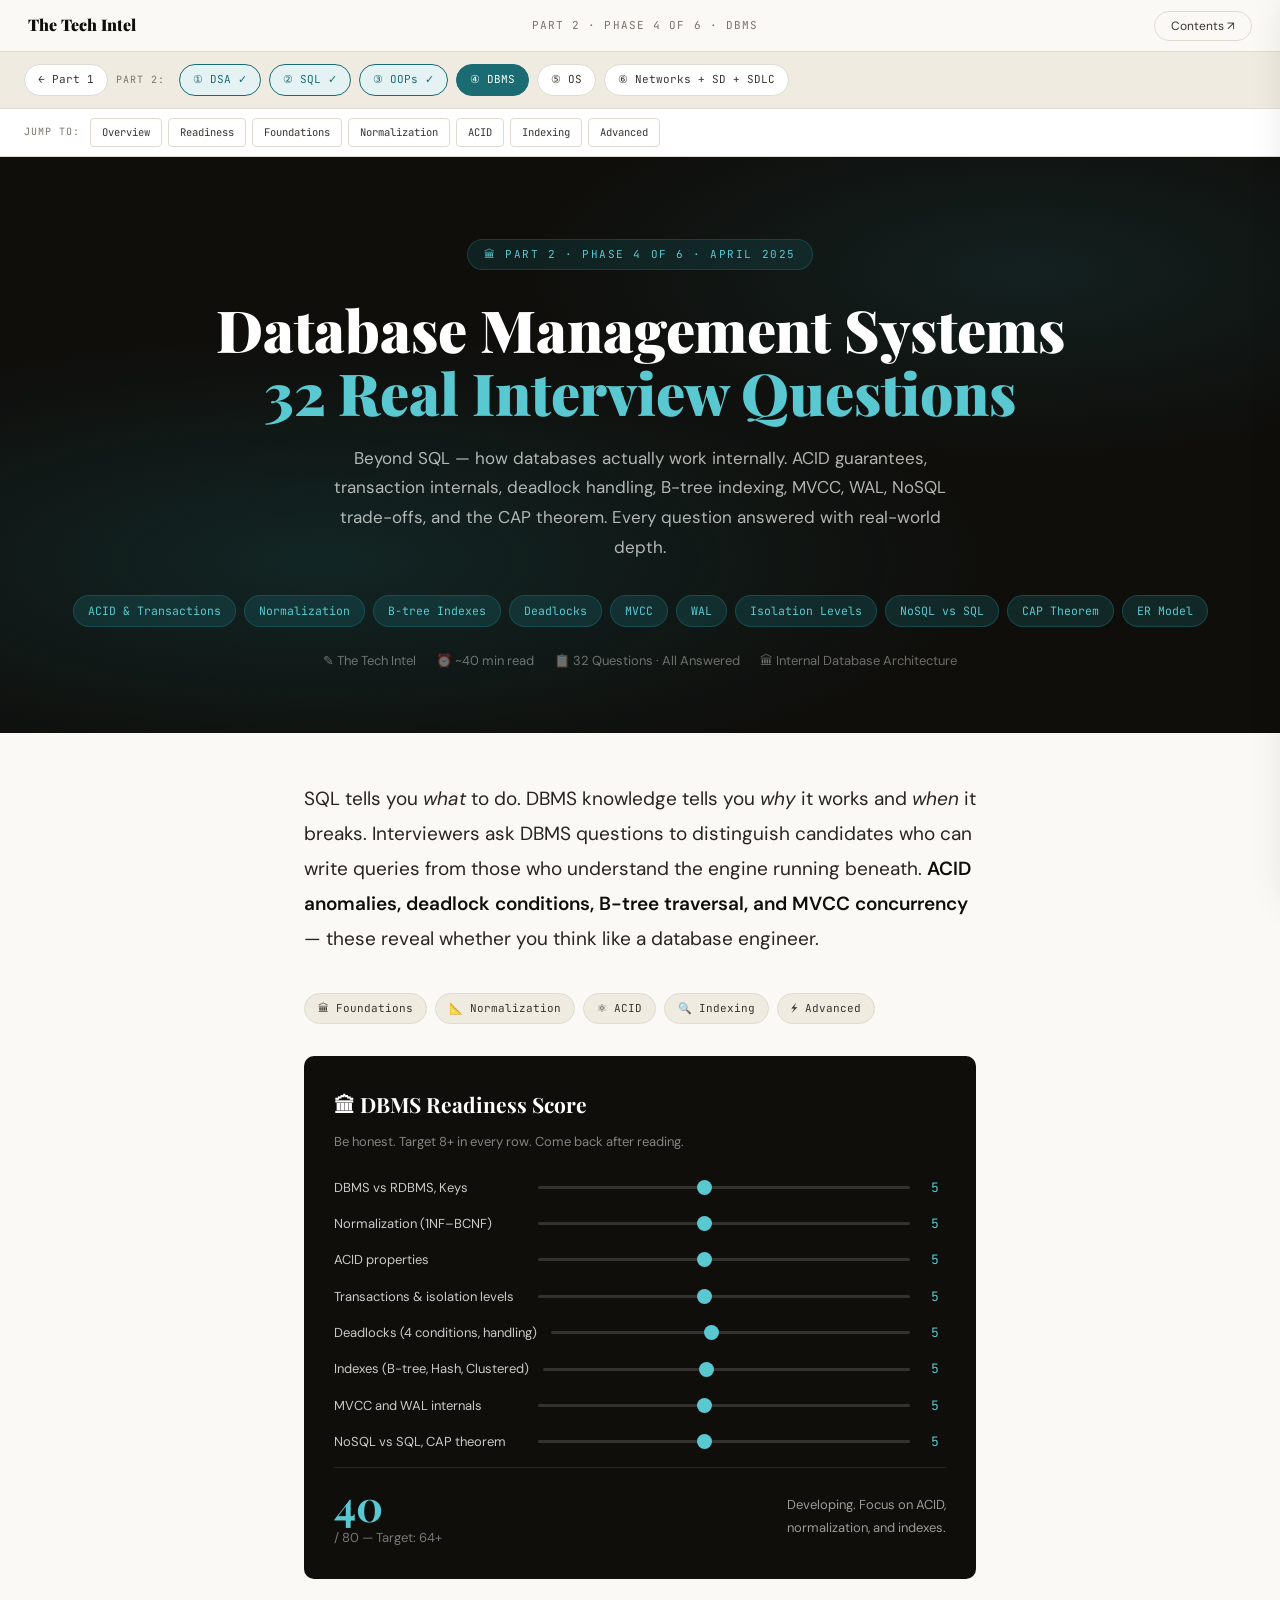
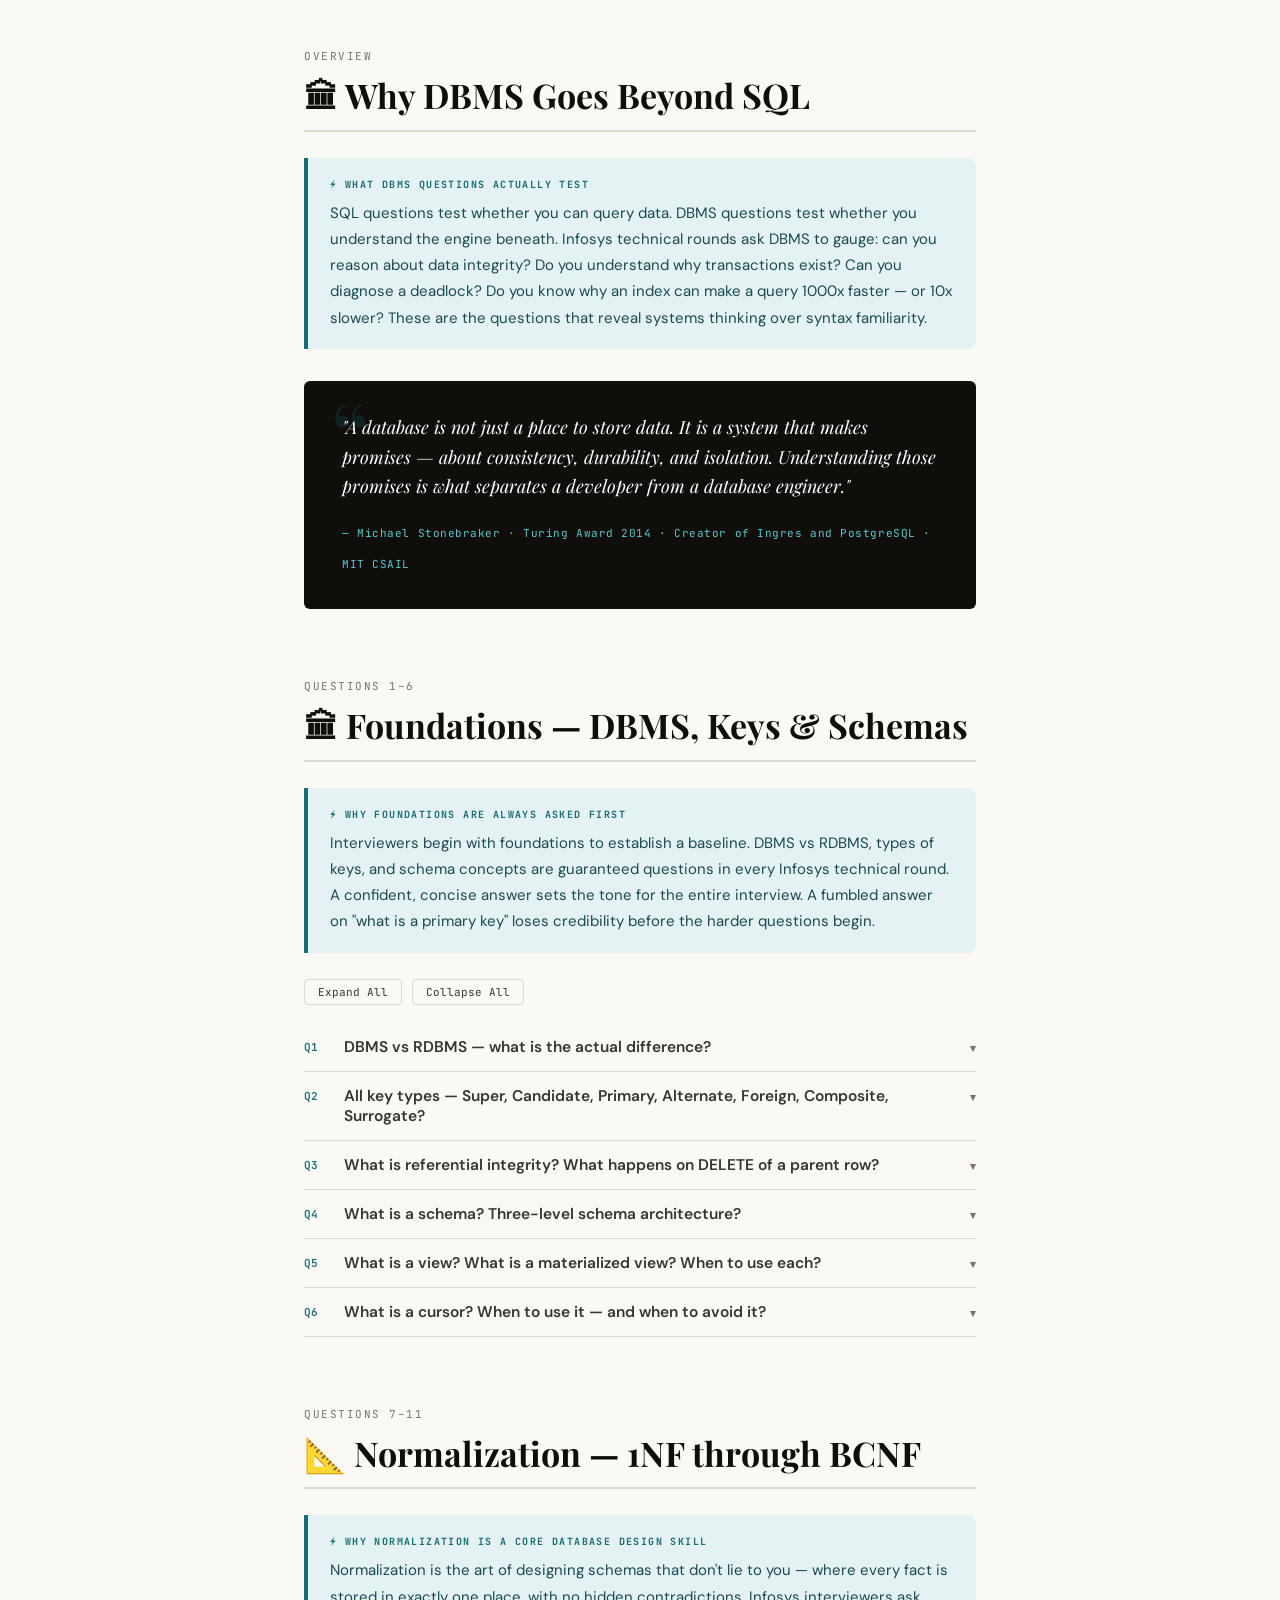
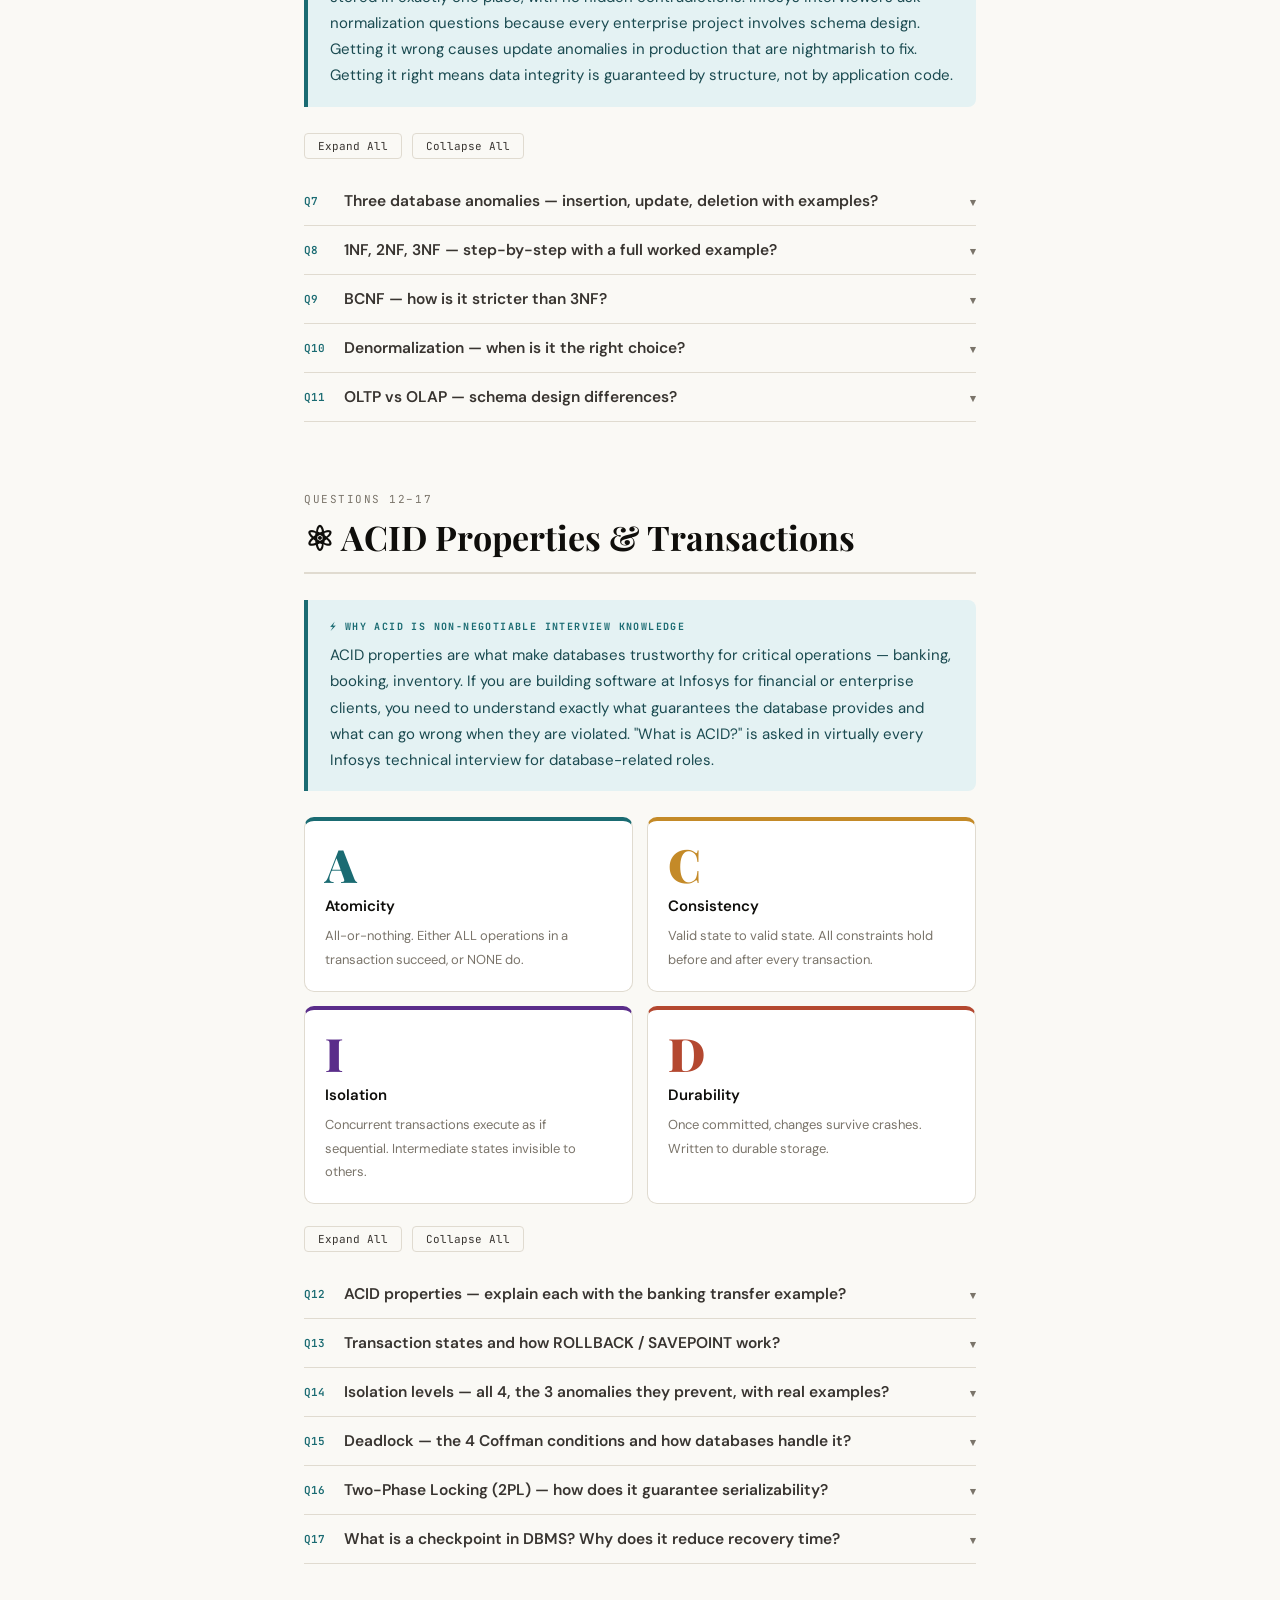
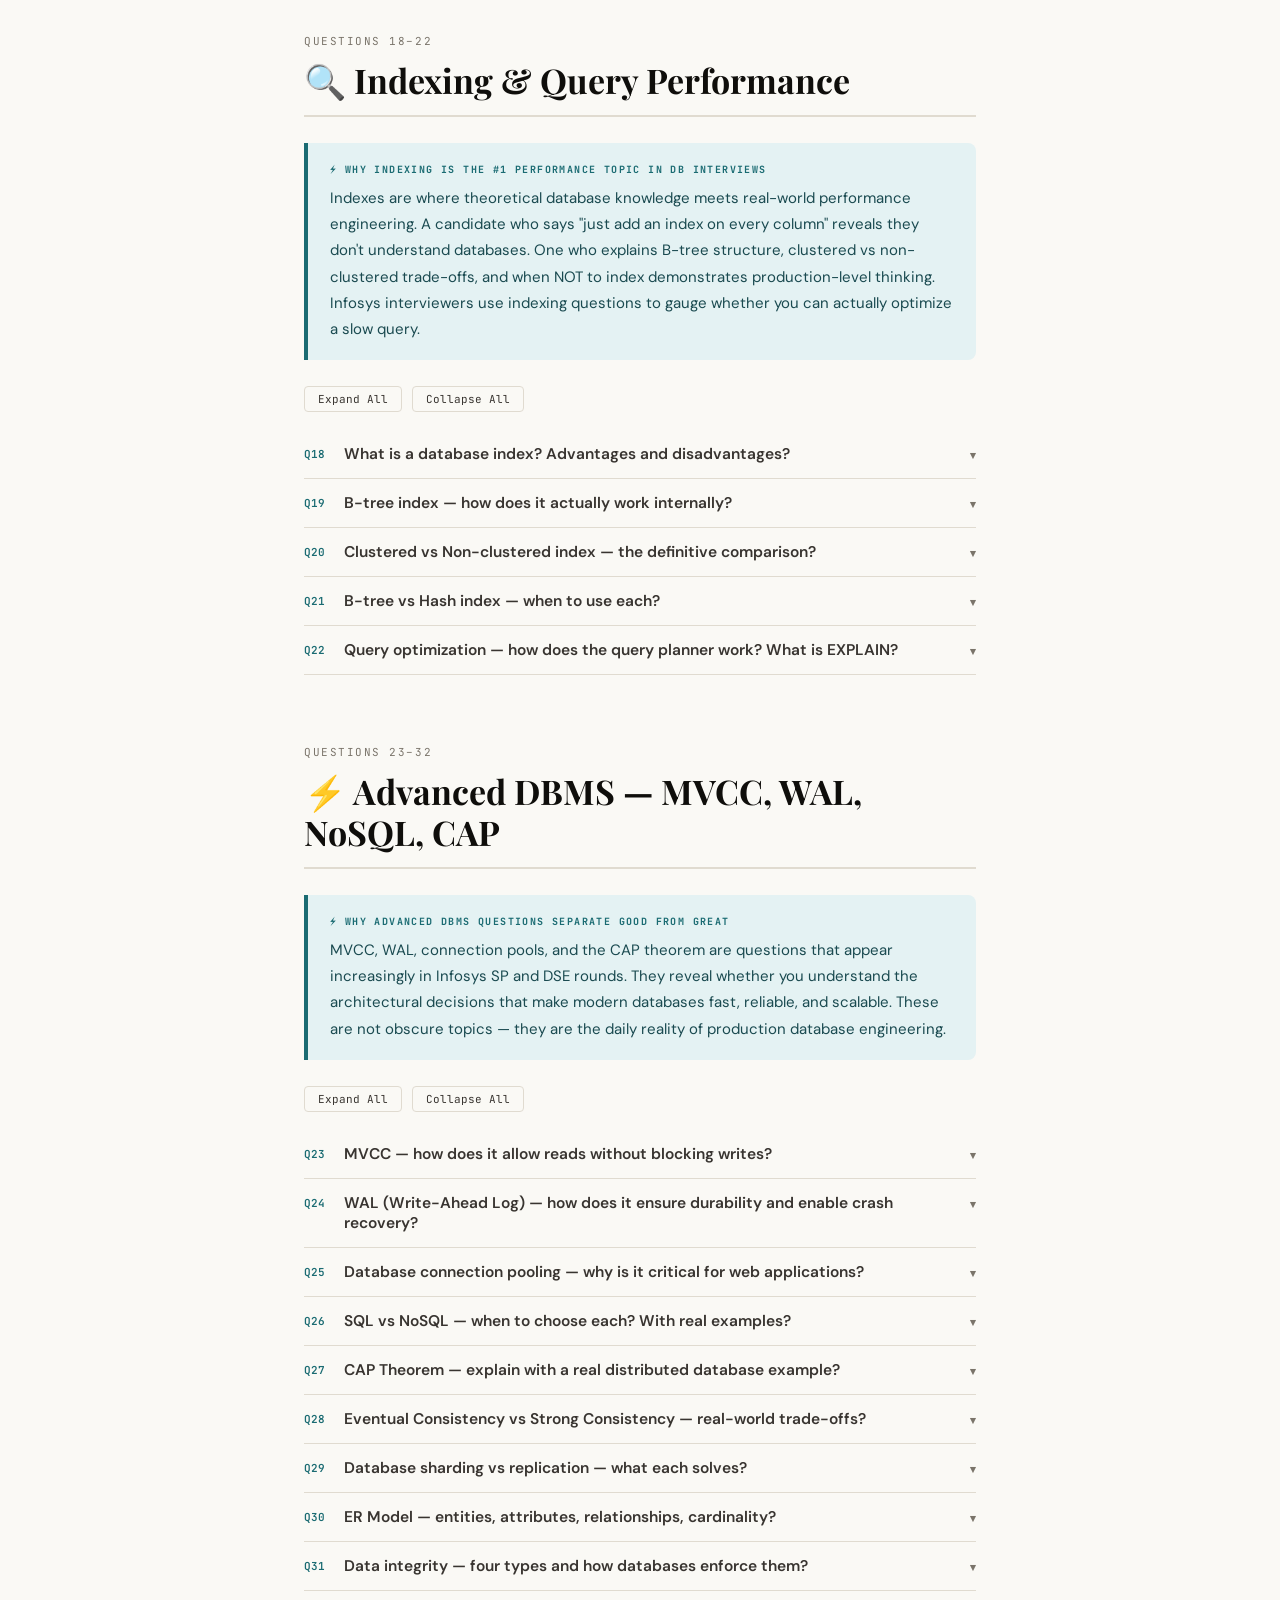
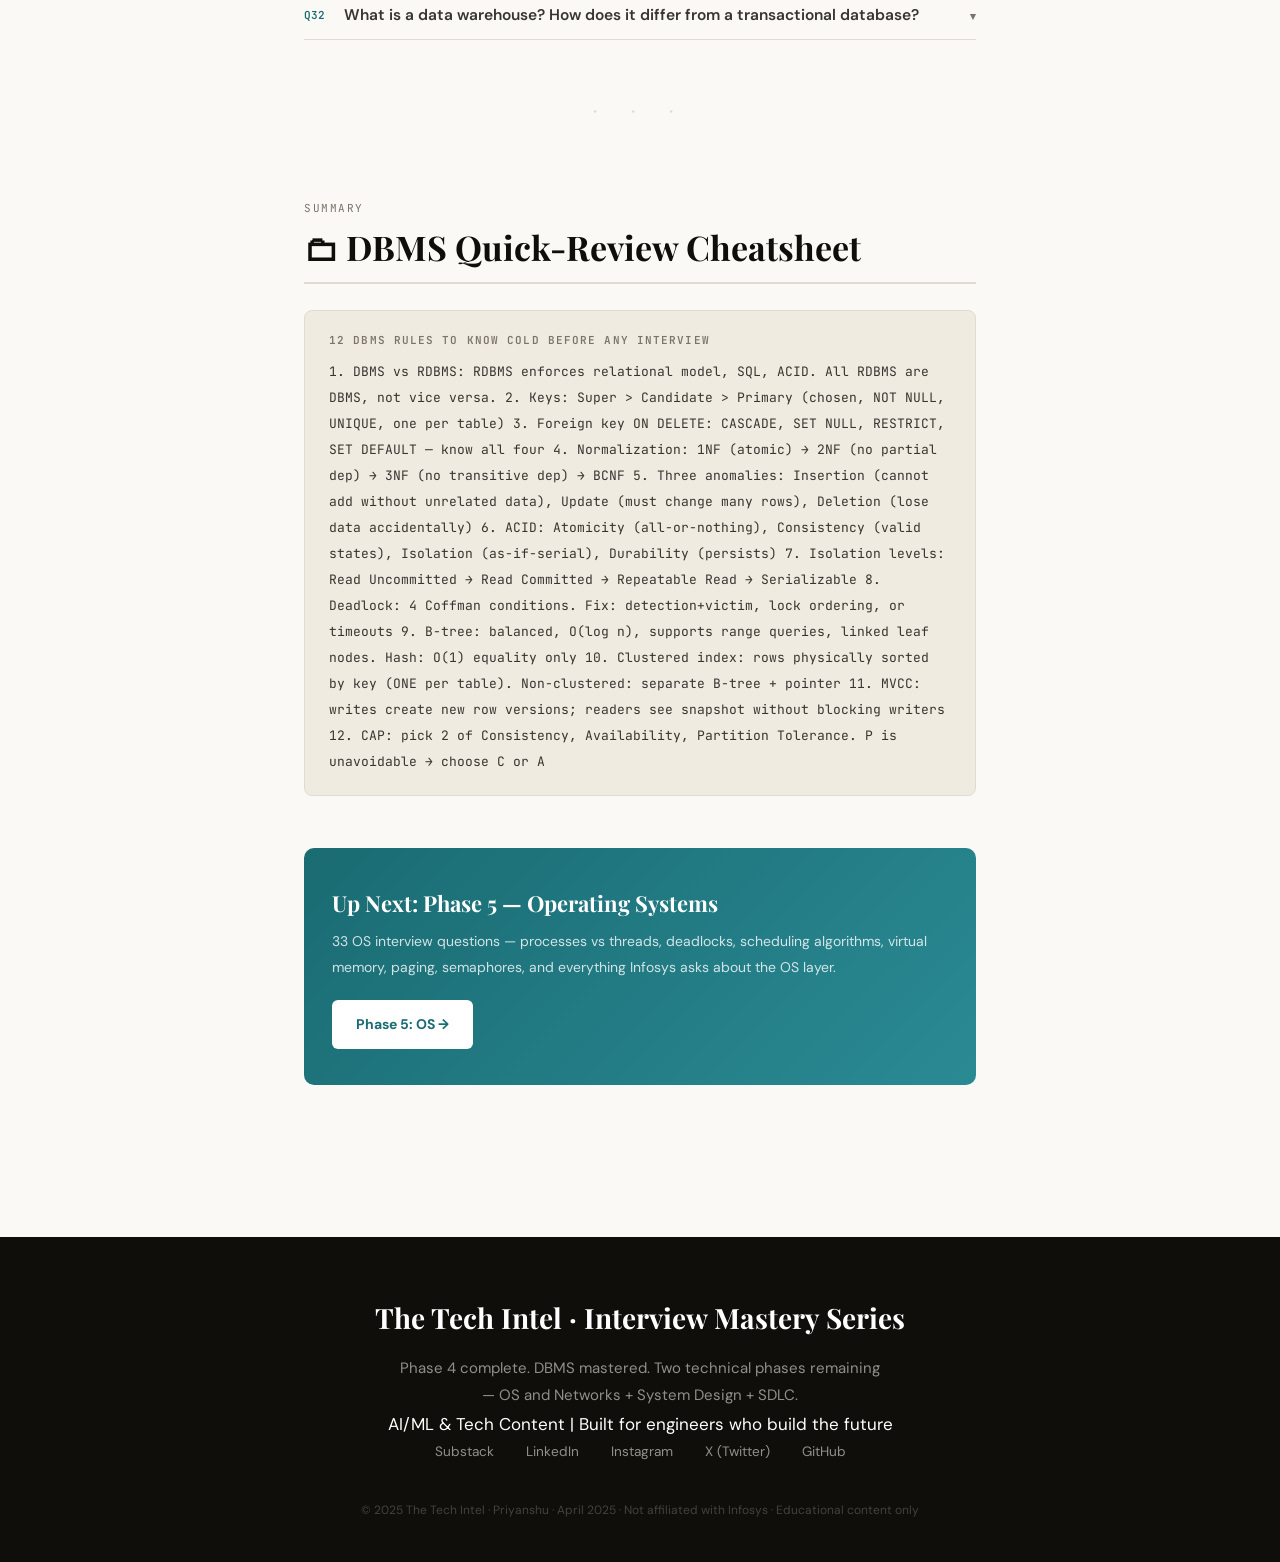
<file: Part_2_Phases/Phase4_dbms.html>
<!DOCTYPE html>
<html lang="en">
<head>
<meta charset="UTF-8">
<meta name="viewport" content="width=device-width, initial-scale=1.0">
<title>IT Interview 2025 — Part 2, Phase 4: DBMS Mastery | 32 Real Questions | The Tech Intel</title>
<meta name="description" content="32 real DBMS interview questions — beyond SQL into how databases work internally: ACID, transactions, deadlocks, B-trees, MVCC, indexing, normalization, NoSQL vs SQL, CAP theorem, connection pools. Phase 4 of 6.">
<meta name="keywords" content="DBMS interview questions 2025, database interview questions freshers, ACID properties interview, normalization interview, B-tree index interview, deadlock DBMS interview, MVCC database interview, NoSQL vs SQL interview, CAP theorem interview, Infosys DBMS questions">
<link rel="preconnect" href="https://fonts.googleapis.com">
<link href="https://fonts.googleapis.com/css2?family=Playfair+Display:ital,wght@0,700;0,900;1,700&family=DM+Sans:wght@300;400;500;600&family=JetBrains+Mono:wght@400;600&display=swap" rel="stylesheet">
<style>
:root{--ink:#0f0e0b;--paper:#faf9f5;--cream:#f0ebe0;--a:#1a6b72;--ap:#e4f2f3;--am:#2a8a94;--gold:#c48a28;--gp:#f8edda;--v:#5a2d8a;--vp:#f0ebfc;--rust:#b44830;--rp:#fdf0ec;--slate:#383430;--muted:#7a746a;--border:#e0dbd0;--wh:#fff}
*,*::before,*::after{box-sizing:border-box;margin:0;padding:0}
body{font-family:"DM Sans",system-ui,sans-serif;background:var(--paper);color:var(--ink);line-height:1.8;font-size:17px}
#bar{position:fixed;top:0;left:0;height:3px;background:linear-gradient(90deg,var(--a),var(--am),var(--gold));width:0%;z-index:999;transition:width .08s}
.nav{position:sticky;top:0;z-index:200;background:rgba(250,249,245,.96);backdrop-filter:blur(12px);border-bottom:1px solid var(--border);display:flex;align-items:center;justify-content:space-between;padding:0 28px;height:52px}
.nav-brand{font-family:"Playfair Display",serif;font-weight:900;font-size:16px}
.nav-center{font-family:"JetBrains Mono",monospace;font-size:11px;color:var(--muted);letter-spacing:.1em;text-transform:uppercase}
.nav-btn{padding:6px 16px;border:1px solid var(--border);border-radius:20px;font-size:12px;cursor:pointer;background:none;color:var(--slate);font-family:"DM Sans",sans-serif;transition:all .2s}
.nav-btn:hover{background:var(--ink);color:var(--wh);border-color:var(--ink)}
#ov{display:none;position:fixed;inset:0;background:rgba(15,14,11,.55);z-index:300}
#drawer{position:fixed;right:-380px;top:0;bottom:0;width:360px;background:var(--wh);z-index:400;padding:28px 22px;overflow-y:auto;transition:right .3s cubic-bezier(.4,0,.2,1);box-shadow:-8px 0 40px rgba(0,0,0,.14)}
#drawer.open{right:0}
.dr-close{position:absolute;top:18px;right:18px;background:none;border:none;font-size:22px;cursor:pointer;color:var(--muted)}
.dr-title{font-family:"Playfair Display",serif;font-size:20px;font-weight:700;margin:6px 0 22px}
.tg{margin-bottom:22px}
.tg-label{font-size:10px;letter-spacing:.14em;text-transform:uppercase;color:var(--muted);font-weight:600;margin-bottom:8px;padding-bottom:6px;border-bottom:1px solid var(--border);display:block;font-family:"JetBrains Mono",monospace}
.tg a{display:block;font-size:13.5px;color:var(--slate);text-decoration:none;padding:5px 8px;border-radius:5px;border-left:2px solid transparent;transition:all .2s}
.tg a:hover,.tg a.active{color:var(--a);border-left-color:var(--a);background:var(--ap)}
.hero{background:var(--ink);color:var(--wh);padding:80px 24px 60px;text-align:center;position:relative;overflow:hidden}
.hero::after{content:"";position:absolute;inset:0;background:radial-gradient(ellipse 80% 60% at 25% 70%,rgba(26,107,114,.25) 0%,transparent 65%),radial-gradient(ellipse 60% 50% at 80% 20%,rgba(42,138,148,.15) 0%,transparent 65%);pointer-events:none}
.hero-ph{display:inline-flex;align-items:center;gap:8px;background:rgba(26,107,114,.22);border:1px solid rgba(26,107,114,.4);color:#5ac8d0;font-family:"JetBrains Mono",monospace;font-size:11px;letter-spacing:.14em;text-transform:uppercase;padding:5px 16px;border-radius:20px;margin-bottom:28px;position:relative;z-index:1}
.hero h1{font-family:"Playfair Display",serif;font-size:clamp(32px,5vw,58px);font-weight:900;line-height:1.08;margin-bottom:20px;position:relative;z-index:1}
.hero h1 em{font-style:normal;color:#5ac8d0}
.hero-sub{font-size:17px;color:rgba(250,249,245,.7);max-width:640px;margin:0 auto 32px;line-height:1.75;position:relative;z-index:1}
.hero-chips{display:flex;flex-wrap:wrap;gap:8px;justify-content:center;position:relative;z-index:1}
.chip{font-family:"JetBrains Mono",monospace;font-size:11.5px;padding:5px 14px;border-radius:20px;border:1px solid rgba(255,255,255,.12);background:rgba(255,255,255,.06);color:rgba(250,249,245,.75)}
.chip.on{background:rgba(26,107,114,.28);border-color:rgba(26,107,114,.5);color:#5ac8d0}
.hero-meta{display:flex;flex-wrap:wrap;gap:6px 20px;justify-content:center;font-size:13px;color:rgba(250,249,245,.4);margin-top:22px;position:relative;z-index:1}
.pstrip{background:var(--cream);border-bottom:1px solid var(--border);padding:12px 24px;overflow-x:auto;white-space:nowrap;display:flex;gap:8px;align-items:center}
.pl{font-family:"JetBrains Mono",monospace;font-size:10px;color:var(--muted);letter-spacing:.1em;text-transform:uppercase;margin-right:6px;flex-shrink:0}
.pb{font-family:"JetBrains Mono",monospace;font-size:11px;padding:5px 13px;border-radius:20px;border:1px solid var(--border);background:var(--wh);color:var(--slate);white-space:nowrap;transition:all .2s;text-decoration:none;display:inline-block}
.pb.done{background:var(--ap);border-color:var(--a);color:var(--a)}
.pb.now{background:var(--a);color:var(--wh);border-color:var(--a)}
.main{max-width:720px;margin:0 auto;padding:0 24px 100px}
.pills{display:flex;flex-wrap:wrap;gap:8px;margin:36px 0 28px}
.pill{font-size:11px;font-family:"JetBrains Mono",monospace;padding:5px 13px;border-radius:20px;border:1px solid var(--border);background:var(--cream);color:var(--slate);text-decoration:none;transition:all .2s}
.pill:hover{background:var(--a);color:var(--wh);border-color:var(--a)}
.sh{margin:68px 0 26px;padding-bottom:14px;border-bottom:2px solid var(--border)}
.sh-eye{font-family:"JetBrains Mono",monospace;font-size:11px;letter-spacing:.14em;text-transform:uppercase;color:var(--muted);margin-bottom:8px}
.sh h2{font-family:"Playfair Display",serif;font-size:clamp(24px,3.5vw,34px);font-weight:700;line-height:1.2}
.why{border-left:4px solid var(--a);background:var(--ap);padding:18px 22px;border-radius:0 8px 8px 0;margin:26px 0}
.why-l{font-family:"JetBrains Mono",monospace;font-size:10px;letter-spacing:.14em;text-transform:uppercase;color:var(--a);font-weight:700;margin-bottom:6px}
.why p{font-size:15px;color:#1a4a50;margin:0;line-height:1.75}
.qb{background:var(--ink);color:var(--wh);padding:32px 38px;margin:32px 0;border-radius:6px;position:relative}
.qb::before{content:"\201C";font-family:"Playfair Display",serif;font-size:96px;color:rgba(26,107,114,.22);position:absolute;top:4px;left:26px;line-height:1}
.qb blockquote{font-family:"Playfair Display",serif;font-size:18px;font-style:italic;line-height:1.65;position:relative;margin-bottom:14px}
.qb cite{font-family:"JetBrains Mono",monospace;font-size:11px;color:#5ac8d0;letter-spacing:.05em;font-style:normal}
.formula{background:var(--cream);border:1px solid var(--border);border-radius:8px;padding:20px 24px;margin:20px 0}
.f-l{font-size:11px;letter-spacing:.1em;text-transform:uppercase;color:var(--muted);font-weight:600;margin-bottom:8px;display:block;font-family:"JetBrains Mono",monospace}
.f-b{font-family:"JetBrains Mono",monospace;font-size:13px;line-height:2;color:var(--slate)}
.tbl{width:100%;border-collapse:collapse;margin:18px 0;font-size:14px}
.tbl th{background:var(--ink);color:var(--wh);padding:9px 13px;text-align:left;font-family:"JetBrains Mono",monospace;font-size:11px;letter-spacing:.04em;font-weight:400}
.tbl td{padding:9px 13px;border-bottom:1px solid var(--border);vertical-align:top;line-height:1.55}
.tbl tr:nth-child(even) td{background:var(--cream)}
.tbl td code{font-family:"JetBrains Mono",monospace;background:var(--cream);padding:1px 6px;border-radius:3px;font-size:12px;border:1px solid var(--border)}
.acid-grid{display:grid;grid-template-columns:1fr 1fr;gap:14px;margin:22px 0}
.acid-card{background:var(--wh);border:1px solid var(--border);border-radius:10px;padding:20px;border-top:4px solid var(--a)}
.acid-card:nth-child(2){border-top-color:var(--gold)}
.acid-card:nth-child(3){border-top-color:var(--v)}
.acid-card:nth-child(4){border-top-color:var(--rust)}
.acid-letter{font-family:"Playfair Display",serif;font-size:46px;font-weight:900;line-height:1;margin-bottom:6px;color:var(--a)}
.acid-card:nth-child(2) .acid-letter{color:var(--gold)}
.acid-card:nth-child(3) .acid-letter{color:var(--v)}
.acid-card:nth-child(4) .acid-letter{color:var(--rust)}
.acid-card h4{font-size:15px;font-weight:600;margin-bottom:4px}
.acid-card p{font-size:13px;color:var(--muted);margin:0}
.qa-wrap{margin:18px 0}
.qa-cat{font-family:"JetBrains Mono",monospace;font-size:11px;letter-spacing:.1em;text-transform:uppercase;color:var(--muted);padding:14px 0 10px;border-top:1px solid var(--border);margin-top:20px;display:block}
.qa-item{border-bottom:1px solid var(--border)}
.qa-btn{width:100%;display:flex;align-items:flex-start;gap:12px;padding:14px 0;background:none;border:none;cursor:pointer;text-align:left;font-family:"DM Sans",sans-serif;font-size:15.5px;font-weight:600;color:var(--slate);transition:color .2s}
.qa-btn:hover{color:var(--a)}
.qa-num{font-family:"JetBrains Mono",monospace;font-size:11px;color:var(--a);font-weight:600;min-width:28px;padding-top:3px;flex-shrink:0}
.qa-icon{margin-left:auto;font-size:11px;color:var(--muted);transition:transform .3s;flex-shrink:0;padding-top:4px}
.qa-btn.open .qa-icon{transform:rotate(180deg)}
.qa-body{max-height:0;overflow:hidden;transition:max-height .45s ease;padding-left:40px}
.qa-body.open{max-height:3500px;padding-bottom:18px}
.qa-body p,.qa-body li{font-size:15px;color:var(--slate);line-height:1.78}
.qa-body ul,.qa-body ol{padding-left:20px;margin:8px 0}
.qa-body li{margin-bottom:5px}
.qa-body strong{color:var(--ink)}
.qa-body code{font-family:"JetBrains Mono",monospace;background:var(--cream);padding:1px 6px;border-radius:3px;font-size:12.5px;border:1px solid var(--border);color:var(--ink)}
.qa-body pre{background:#1a1815;color:#ddd8ce;padding:18px 20px;border-radius:8px;font-family:"JetBrains Mono",monospace;font-size:12.5px;line-height:1.9;margin:12px 0;overflow-x:auto}
.qa-body table{width:100%;border-collapse:collapse;font-size:13px;margin:12px 0}
.qa-body th{background:var(--cream);padding:8px 11px;border:1px solid var(--border);text-align:left;font-weight:600;font-size:12px}
.qa-body td{padding:8px 11px;border:1px solid var(--border);vertical-align:top;line-height:1.55}
.qa-body .tip{background:var(--ap);border-left:3px solid var(--a);padding:10px 14px;margin-top:12px;font-size:14px;border-radius:0 5px 5px 0;color:#1a4a50}
.qa-body .note{background:var(--gp);border-left:3px solid var(--gold);padding:10px 14px;margin-top:10px;font-size:14px;border-radius:0 5px 5px 0;color:#5a4010}
.qa-body .crit{background:var(--rp);border-left:3px solid var(--rust);padding:10px 14px;margin-top:10px;font-size:14px;border-radius:0 5px 5px 0;color:#6b2a18}
.qa-body .pur{background:var(--vp);border-left:3px solid var(--v);padding:10px 14px;margin-top:10px;font-size:14px;border-radius:0 5px 5px 0;color:#3a1a6a}
.xp{display:flex;gap:10px;margin:12px 0}
.xp-btn{font-family:"JetBrains Mono",monospace;font-size:11px;padding:5px 13px;border:1px solid var(--border);border-radius:4px;cursor:pointer;background:none;color:var(--slate);transition:all .2s}
.xp-btn:hover{background:var(--ap);border-color:var(--a);color:var(--a)}
.assess{background:var(--ink);color:var(--wh);border-radius:10px;padding:30px;margin:32px 0}
.assess h3{font-family:"Playfair Display",serif;font-size:21px;margin-bottom:6px}
.a-sub{font-size:13px;color:rgba(250,249,245,.5);margin-bottom:22px}
.s-row{display:flex;align-items:center;gap:14px;margin-bottom:13px}
.s-lbl{min-width:190px;font-size:13px;color:rgba(250,249,245,.8);flex-shrink:0}
.s-rng{flex:1;-webkit-appearance:none;height:3px;border-radius:2px;background:rgba(255,255,255,.15);outline:none;cursor:pointer}
.s-rng::-webkit-slider-thumb{-webkit-appearance:none;width:15px;height:15px;border-radius:50%;background:#5ac8d0;cursor:pointer}
.s-val{min-width:22px;text-align:center;font-family:"JetBrains Mono",monospace;font-size:13px;color:#5ac8d0}
.s-tot{border-top:1px solid rgba(255,255,255,.1);padding-top:16px;margin-top:6px;display:flex;align-items:center;justify-content:space-between;flex-wrap:wrap;gap:12px}
.s-sc{font-family:"Playfair Display",serif;font-size:42px;font-weight:700;color:#5ac8d0;line-height:1}
.s-of{font-size:13px;color:rgba(250,249,245,.45)}
.s-msg{font-size:13px;color:rgba(250,249,245,.6);max-width:220px;text-align:right}
.div{text-align:center;margin:52px 0;font-size:22px;color:var(--border);letter-spacing:14px}
.nxt{background:linear-gradient(135deg,var(--a),var(--am));color:var(--wh);padding:36px 28px;border-radius:10px;margin:52px 0;display:flex;align-items:center;justify-content:space-between;gap:20px;flex-wrap:wrap}
.nxt h3{font-family:"Playfair Display",serif;font-size:22px;margin-bottom:6px}
.nxt p{font-size:14px;color:rgba(255,255,255,.8);margin:0}
.nxt-btn{background:var(--wh);color:var(--a);padding:12px 24px;border-radius:6px;font-weight:700;font-size:14px;text-decoration:none;white-space:nowrap;font-family:"DM Sans",sans-serif;flex-shrink:0}
.footer{background:var(--ink);color:var(--wh);text-align:center;padding:56px 24px 40px}
.footer h2{font-family:"Playfair Display",serif;font-size:28px;margin-bottom:12px}
.footer p{color:rgba(250,249,245,.55);font-size:15px;max-width:480px;margin:0 auto}
.footer-small{font-size:12px;color:rgba(250,249,245,.22);margin-top:36px}
.footer-links{display:flex;gap:2rem;justify-content:center;flex-wrap:wrap;margin-bottom:2rem}
.footer-links a{color:rgba(250,249,245,.55);text-decoration:none;font-size:0.85rem;transition:color 0.2s}
.footer-links a:hover{color:var(--gold)}
/* Section strip */
.sec-strip{background:#fff;border-bottom:1px solid var(--border);padding:9px 24px;overflow-x:auto;white-space:nowrap;display:flex;gap:6px;align-items:center;scrollbar-width:none}
.sec-strip::-webkit-scrollbar{display:none}
.ss-lbl{font-family:"JetBrains Mono",monospace;font-size:10px;color:var(--muted);letter-spacing:.1em;text-transform:uppercase;margin-right:4px;flex-shrink:0}
.ss-btn{font-family:"JetBrains Mono",monospace;font-size:10.5px;padding:4px 11px;border-radius:4px;border:1px solid var(--border);background:transparent;color:var(--slate);white-space:nowrap;transition:all .18s;text-decoration:none;display:inline-block}
.ss-btn:hover{background:var(--ink);color:#fff;border-color:var(--ink)}
p{margin-bottom:16px}strong{font-weight:600;color:var(--ink)}ul,ol{padding-left:22px;margin-bottom:14px}li{margin-bottom:5px}.lead{font-size:19px;line-height:1.85;color:#282420}
@media(max-width:620px){.hero{padding:54px 18px 46px}.nav-phase{display:none}body{font-size:16px}#drawer{width:100%;right:-100%}.acid-grid{grid-template-columns:1fr}.s-lbl{min-width:130px}.nxt{flex-direction:column;align-items:flex-start}}
</style>
</head>
<body>
<div id="bar"></div>
<div id="ov" onclick="closeDrawer()"></div>
<div id="drawer">
  <button class="dr-close" onclick="closeDrawer()">&#x2715;</button>
  <div class="dr-title">DBMS &#8212; Contents</div>
  <div class="tg"><span class="tg-label">Overview</span><a href="#overview">Why DBMS Goes Beyond SQL</a><a href="#assess">Readiness Check</a></div>
  <div class="tg"><span class="tg-label">Foundations (Q1&#8211;Q6)</span><a href="#q-basics">DBMS vs RDBMS, Keys, Schemas</a></div>
  <div class="tg"><span class="tg-label">Normalization (Q7&#8211;Q11)</span><a href="#q-norm">1NF&#8211;BCNF, Anomalies, Denormalization</a></div>
  <div class="tg"><span class="tg-label">ACID &amp; Transactions (Q12&#8211;Q17)</span><a href="#q-acid">ACID, Transactions, Isolation Levels, Deadlocks</a></div>
  <div class="tg"><span class="tg-label">Indexing &amp; Performance (Q18&#8211;Q22)</span><a href="#q-index">B-tree, Hash, Clustered, Query Optimization</a></div>
  <div class="tg"><span class="tg-label">Advanced DBMS (Q23&#8211;Q32)</span><a href="#q-advanced">MVCC, WAL, NoSQL, CAP Theorem, ER Model</a></div>
</div>
<nav class="nav">
  <span class="nav-brand">The Tech Intel</span>
  <span class="nav-center">Part 2 &middot; Phase 4 of 6 &middot; DBMS</span>
  <button class="nav-btn" onclick="openDrawer()">Contents &#x2197;</button>
</nav>
<div class="pstrip">
  <a href="../index.html" class="pb">&#8592; Part 1</a>
  <span class="pl">Part 2:</span>
  <a href="./Phase1_dsa.html" class="pb done">&#9312; DSA &#x2713;</a>
  <a href="./Phase2_sql.html" class="pb done">&#9313; SQL &#x2713;</a>
  <a href="./Phase3_oops.html" class="pb done">&#9314; OOPs &#x2713;</a>
  <a href="./Phase4_dbms.html" class="pb now">&#9315; DBMS</a>
  <a href="./Phase5_os.html" class="pb">&#9316; OS</a>
  <a href="./Phase6_final.html" class="pb">&#9317; Networks + SD + SDLC</a>
</div>
<!-- Section strip -->
<div class="sec-strip">
  <span class="ss-lbl">Jump to:</span>
  <a class="ss-btn" href="#overview">Overview</a>
  <a class="ss-btn" href="#assess">Readiness</a>
  <a class="ss-btn" href="#q-basics">Foundations</a>
  <a class="ss-btn" href="#q-norm">Normalization</a>
  <a class="ss-btn" href="#q-acid">ACID</a>
  <a class="ss-btn" href="#q-index">Indexing</a>
  <a class="ss-btn" href="#q-advanced">Advanced</a>
</div>

<header class="hero">
  <div class="hero-ph">&#127963; Part 2 &middot; Phase 4 of 6 &middot; April 2025</div>
  <h1>Database Management Systems<br><em>32 Real Interview Questions</em></h1>
  <p class="hero-sub">Beyond SQL &#8212; how databases actually work internally. ACID guarantees, transaction internals, deadlock handling, B-tree indexing, MVCC, WAL, NoSQL trade-offs, and the CAP theorem. Every question answered with real-world depth.</p>
  <div class="hero-chips">
    <span class="chip on">ACID &amp; Transactions</span><span class="chip on">Normalization</span><span class="chip on">B-tree Indexes</span><span class="chip on">Deadlocks</span><span class="chip on">MVCC</span><span class="chip on">WAL</span><span class="chip on">Isolation Levels</span><span class="chip on">NoSQL vs SQL</span><span class="chip on">CAP Theorem</span><span class="chip on">ER Model</span>
  </div>
  <div class="hero-meta"><span>&#9998; The Tech Intel</span><span>&#9200; ~40 min read</span><span>&#128203; 32 Questions &middot; All Answered</span><span>&#127963; Internal Database Architecture</span></div>
</header>
<main class="main">
<p class="lead" style="margin-top:48px;">SQL tells you <em>what</em> to do. DBMS knowledge tells you <em>why</em> it works and <em>when</em> it breaks. Interviewers ask DBMS questions to distinguish candidates who can write queries from those who understand the engine running beneath. <strong>ACID anomalies, deadlock conditions, B-tree traversal, and MVCC concurrency</strong> &#8212; these reveal whether you think like a database engineer.</p>
<div class="pills">
  <a class="pill" href="#q-basics">&#127963; Foundations</a>
  <a class="pill" href="#q-norm">&#128208; Normalization</a>
  <a class="pill" href="#q-acid">&#9883; ACID</a>
  <a class="pill" href="#q-index">&#128269; Indexing</a>
  <a class="pill" href="#q-advanced">&#9889; Advanced</a>
</div>

<!-- ASSESS -->
<section id="assess">
  <div class="assess">
    <h3>&#127963; DBMS Readiness Score</h3>
    <p class="a-sub">Be honest. Target 8+ in every row. Come back after reading.</p>
    <div class="s-row"><span class="s-lbl">DBMS vs RDBMS, Keys</span><input type="range" class="s-rng" min="1" max="10" value="5" oninput="upS()"><span class="s-val">5</span></div>
    <div class="s-row"><span class="s-lbl">Normalization (1NF&#8211;BCNF)</span><input type="range" class="s-rng" min="1" max="10" value="5" oninput="upS()"><span class="s-val">5</span></div>
    <div class="s-row"><span class="s-lbl">ACID properties</span><input type="range" class="s-rng" min="1" max="10" value="5" oninput="upS()"><span class="s-val">5</span></div>
    <div class="s-row"><span class="s-lbl">Transactions &amp; isolation levels</span><input type="range" class="s-rng" min="1" max="10" value="5" oninput="upS()"><span class="s-val">5</span></div>
    <div class="s-row"><span class="s-lbl">Deadlocks (4 conditions, handling)</span><input type="range" class="s-rng" min="1" max="10" value="5" oninput="upS()"><span class="s-val">5</span></div>
    <div class="s-row"><span class="s-lbl">Indexes (B-tree, Hash, Clustered)</span><input type="range" class="s-rng" min="1" max="10" value="5" oninput="upS()"><span class="s-val">5</span></div>
    <div class="s-row"><span class="s-lbl">MVCC and WAL internals</span><input type="range" class="s-rng" min="1" max="10" value="5" oninput="upS()"><span class="s-val">5</span></div>
    <div class="s-row"><span class="s-lbl">NoSQL vs SQL, CAP theorem</span><input type="range" class="s-rng" min="1" max="10" value="5" oninput="upS()"><span class="s-val">5</span></div>
    <div class="s-tot"><div><div class="s-sc" id="sc">40</div><div class="s-of">/ 80 &#8212; Target: 64+</div></div><div class="s-msg" id="sc-msg"></div></div>
  </div>
</section>

<!-- OVERVIEW -->
<section id="overview">
  <div class="sh"><div class="sh-eye">Overview</div><h2>&#127963; Why DBMS Goes Beyond SQL</h2></div>
  <div class="why"><div class="why-l">&#9889; What DBMS Questions Actually Test</div><p>SQL questions test whether you can query data. DBMS questions test whether you understand the engine beneath. Infosys technical rounds ask DBMS to gauge: can you reason about data integrity? Do you understand why transactions exist? Can you diagnose a deadlock? Do you know why an index can make a query 1000x faster &#8212; or 10x slower? These are the questions that reveal systems thinking over syntax familiarity.</p></div>
  <div class="qb"><blockquote>"A database is not just a place to store data. It is a system that makes promises &#8212; about consistency, durability, and isolation. Understanding those promises is what separates a developer from a database engineer."</blockquote><cite>&#8212; Michael Stonebraker &middot; Turing Award 2014 &middot; Creator of Ingres and PostgreSQL &middot; MIT CSAIL</cite></div>
</section>

<!-- SECTION 1: FOUNDATIONS -->
<section id="q-basics">
  <div class="sh"><div class="sh-eye">Questions 1&#8211;6</div><h2>&#127963; Foundations &#8212; DBMS, Keys &amp; Schemas</h2></div>
  <div class="why"><div class="why-l">&#9889; Why Foundations Are Always Asked First</div><p>Interviewers begin with foundations to establish a baseline. DBMS vs RDBMS, types of keys, and schema concepts are guaranteed questions in every Infosys technical round. A confident, concise answer sets the tone for the entire interview. A fumbled answer on "what is a primary key" loses credibility before the harder questions begin.</p></div>
  <div class="xp"><button class="xp-btn" onclick="xA('qa-b')">Expand All</button><button class="xp-btn" onclick="xN('qa-b')">Collapse All</button></div>
  <div class="qa-wrap" id="qa-b">

    <div class="qa-item"><button class="qa-btn" onclick="tQ(this)"><span class="qa-num">Q1</span>DBMS vs RDBMS &#8212; what is the actual difference?<span class="qa-icon">&#9662;</span></button>
    <div class="qa-body">
      <p><strong>DBMS (Database Management System):</strong> Any software that organizes and manages data. Can be hierarchical (like IBM IMS), network-based, or relational. Provides data storage, retrieval, and basic management. Does NOT necessarily enforce relationships between data.</p>
      <p><strong>RDBMS (Relational Database Management System):</strong> A DBMS built on E.F. Codd&#39;s relational model. Data is organized in tables (relations) with rows and columns. Enforces referential integrity via foreign keys. Supports SQL. Guarantees ACID properties.</p>
      <table><tr><th>Property</th><th>DBMS</th><th>RDBMS</th></tr>
      <tr><td>Data model</td><td>Hierarchical, network, or relational</td><td>Relational (tables, rows, columns)</td></tr>
      <tr><td>Relationships</td><td>Not enforced by default</td><td>Foreign keys enforce referential integrity</td></tr>
      <tr><td>ACID</td><td>Not guaranteed</td><td>Core guarantee</td></tr>
      <tr><td>Query language</td><td>Varies</td><td>SQL (standardized)</td></tr>
      <tr><td>Examples</td><td>IMS, dBase, early file systems</td><td>MySQL, PostgreSQL, Oracle, SQL Server</td></tr></table>
      <div class="tip">&#128161; Interview shortcut: "DBMS is the broad category. RDBMS is the specific type that uses the relational model, SQL, and ACID guarantees. All RDBMS are DBMS but not vice versa."</div>
    </div></div>

    <div class="qa-item"><button class="qa-btn" onclick="tQ(this)"><span class="qa-num">Q2</span>All key types &#8212; Super, Candidate, Primary, Alternate, Foreign, Composite, Surrogate?<span class="qa-icon">&#9662;</span></button>
    <div class="qa-body">
      <table><tr><th>Key Type</th><th>Definition</th><th>Example</th></tr>
      <tr><td><strong>Super Key</strong></td><td>Any set of attributes that uniquely identifies a row. Can have redundant attributes.</td><td>{emp_id}, {emp_id, name}, {emp_id, email}</td></tr>
      <tr><td><strong>Candidate Key</strong></td><td>Minimal super key &#8212; no redundant attributes. Multiple can exist per table.</td><td>{emp_id}, {email} &#8212; both minimal and unique</td></tr>
      <tr><td><strong>Primary Key</strong></td><td>The chosen candidate key. NOT NULL + UNIQUE. Exactly ONE per table.</td><td>emp_id CHOSEN as PK</td></tr>
      <tr><td><strong>Alternate Key</strong></td><td>Candidate keys NOT chosen as primary key.</td><td>email &#8212; unique but not PK</td></tr>
      <tr><td><strong>Foreign Key</strong></td><td>Column referencing the PK of another table. Enforces referential integrity.</td><td>orders.customer_id &#8594; customers.id</td></tr>
      <tr><td><strong>Composite Key</strong></td><td>PK made of 2+ columns. Neither alone is unique; together they are.</td><td>(student_id, course_id) in Enrollments</td></tr>
      <tr><td><strong>Surrogate Key</strong></td><td>Artificial key with no business meaning (auto-increment int, UUID). Added for technical reasons.</td><td>id INT AUTO_INCREMENT</td></tr></table>
      <div class="note">&#128203; Surrogate vs Natural Key: Natural keys have business meaning (SSN, email) but can change. Surrogate keys are stable, simple, and fast for joins &#8212; preferred in most modern designs.</div>
    </div></div>

    <div class="qa-item"><button class="qa-btn" onclick="tQ(this)"><span class="qa-num">Q3</span>What is referential integrity? What happens on DELETE of a parent row?<span class="qa-icon">&#9662;</span></button>
    <div class="qa-body">
      <p><strong>Referential integrity:</strong> A constraint ensuring that a foreign key value always references an existing primary key in the parent table. No orphan records &#8212; a child row cannot reference a non-existent parent.</p>
      <p><strong>ON DELETE behavior options:</strong></p>
      <table><tr><th>Option</th><th>What happens</th><th>Use when</th></tr>
      <tr><td><code>CASCADE</code></td><td>Deleting parent automatically deletes all matching children</td><td>Children are meaningless without parent (e.g., order items without order)</td></tr>
      <tr><td><code>SET NULL</code></td><td>Child FK column set to NULL when parent deleted</td><td>Child can exist without parent (e.g., employee without dept)</td></tr>
      <tr><td><code>RESTRICT / NO ACTION</code></td><td>Reject the parent deletion if children exist</td><td>Parent cannot be deleted while children exist (most common default)</td></tr>
      <tr><td><code>SET DEFAULT</code></td><td>Child FK set to its column default value</td><td>Rarely used; requires a valid default FK value</td></tr></table>
<pre>CREATE TABLE orders (
    order_id   INT PRIMARY KEY,
    customer_id INT,
    FOREIGN KEY (customer_id) REFERENCES customers(id)
        ON DELETE RESTRICT    -- reject delete if orders exist
        ON UPDATE CASCADE     -- update child FK if parent PK changes
);</pre>
    </div></div>

    <div class="qa-item"><button class="qa-btn" onclick="tQ(this)"><span class="qa-num">Q4</span>What is a schema? Three-level schema architecture?<span class="qa-icon">&#9662;</span></button>
    <div class="qa-body">
      <p><strong>Schema:</strong> The blueprint/structure of a database &#8212; defines all tables, columns, data types, constraints, indexes, and relationships. Contains no actual data.</p>
      <p><strong>Three-Level Schema Architecture (ANSI/SPARC):</strong></p>
      <table><tr><th>Level</th><th>Name</th><th>Description</th><th>Who sees it</th></tr>
      <tr><td>External</td><td>View Level</td><td>Customized views for different user groups (a view showing only certain columns to certain users)</td><td>End users, application developers</td></tr>
      <tr><td>Conceptual</td><td>Logical Level</td><td>Complete logical structure: all tables, relationships, constraints &#8212; hardware-independent</td><td>Database administrators</td></tr>
      <tr><td>Internal</td><td>Physical Level</td><td>How data is physically stored on disk: file formats, page sizes, indexes, storage blocks</td><td>DBMS engine, DBAs</td></tr></table>
      <p><strong>Data Independence:</strong> The three levels provide independence. Physical independence: change storage without affecting logical schema. Logical independence: change schema without affecting application views.</p>
    </div></div>

    <div class="qa-item"><button class="qa-btn" onclick="tQ(this)"><span class="qa-num">Q5</span>What is a view? What is a materialized view? When to use each?<span class="qa-icon">&#9662;</span></button>
    <div class="qa-body">
      <p><strong>View:</strong> A virtual table defined by a SELECT query. No physical storage &#8212; recomputed from base tables every time queried. Benefits: security (expose only certain columns/rows), simplify complex queries, centralize business logic.</p>
<pre>-- Create a view for frequently-queried employee-department join
CREATE VIEW emp_dept AS
SELECT e.id, e.name, e.salary, d.dept_name
FROM employees e JOIN departments d ON e.dept_id = d.id;

-- Query the view like a table
SELECT * FROM emp_dept WHERE dept_name = 'Engineering';
-- Database rewrites this as the full JOIN internally</pre>
      <p><strong>Materialized View:</strong> Physically stores the query result as a table snapshot. Much faster for expensive aggregations. Needs explicit refresh when underlying data changes.</p>
<pre>-- PostgreSQL materialized view
CREATE MATERIALIZED VIEW monthly_sales AS
SELECT DATE_TRUNC('month', order_date) AS month,
       SUM(amount) AS total
FROM orders GROUP BY 1;

REFRESH MATERIALIZED VIEW monthly_sales; -- refresh when data changes</pre>
      <table><tr><th></th><th>View</th><th>Materialized View</th></tr>
      <tr><td>Storage</td><td>None &#8212; virtual</td><td>Physical table on disk</td></tr>
      <tr><td>Query speed</td><td>Recomputed each time</td><td>Instant &#8212; pre-computed</td></tr>
      <tr><td>Data freshness</td><td>Always current</td><td>Stale until refreshed</td></tr>
      <tr><td>Use for</td><td>Security, simplification</td><td>Expensive aggregations, reporting</td></tr></table>
    </div></div>

    <div class="qa-item"><button class="qa-btn" onclick="tQ(this)"><span class="qa-num">Q6</span>What is a cursor? When to use it &#8212; and when to avoid it?<span class="qa-icon">&#9662;</span></button>
    <div class="qa-body">
      <p>A <strong>cursor</strong> is a database object that allows row-by-row processing of a query result set &#8212; like an iterator for SQL results. It maintains a pointer to the current row in a result set.</p>
<pre>-- MySQL cursor example
DELIMITER $$
CREATE PROCEDURE process_employees()
BEGIN
    DECLARE emp_name VARCHAR(100);
    DECLARE done INT DEFAULT 0;
    DECLARE cur CURSOR FOR SELECT name FROM employees WHERE active = 1;
    DECLARE CONTINUE HANDLER FOR NOT FOUND SET done = 1;

    OPEN cur;
    read_loop: LOOP
        FETCH cur INTO emp_name;
        IF done THEN LEAVE read_loop; END IF;
        -- process each row here
    END LOOP;
    CLOSE cur;
END$$</pre>
      <p><strong>When to use:</strong> Complex procedural logic that cannot be expressed as set-based SQL &#8212; different processing logic per row, dependent sequential operations.</p>
      <p><strong>When to AVOID (most of the time):</strong> Cursors are significantly slower than set-based operations because SQL is optimized for sets, not row-by-row loops. Always try to replace cursor logic with JOINs, window functions, CTEs, or subqueries first. A cursor that processes 1 million rows may take 100x longer than an equivalent set-based query.</p>
      <div class="crit">&#9888; Rule of thumb: if you are writing a cursor, first ask &#8212; can this be done with a single SQL statement? 90% of the time, the answer is yes.</div>
    </div></div>

  </div>
</section>

<!-- NORMALIZATION -->
<section id="q-norm">
  <div class="sh"><div class="sh-eye">Questions 7&#8211;11</div><h2>&#128208; Normalization &#8212; 1NF through BCNF</h2></div>
  <div class="why"><div class="why-l">&#9889; Why Normalization Is a Core Database Design Skill</div><p>Normalization is the art of designing schemas that don&#39;t lie to you &#8212; where every fact is stored in exactly one place, with no hidden contradictions. Infosys interviewers ask normalization questions because every enterprise project involves schema design. Getting it wrong causes update anomalies in production that are nightmarish to fix. Getting it right means data integrity is guaranteed by structure, not by application code.</p></div>
  <div class="xp"><button class="xp-btn" onclick="xA('qa-n')">Expand All</button><button class="xp-btn" onclick="xN('qa-n')">Collapse All</button></div>
  <div class="qa-wrap" id="qa-n">

    <div class="qa-item"><button class="qa-btn" onclick="tQ(this)"><span class="qa-num">Q7</span>Three database anomalies &#8212; insertion, update, deletion with examples?<span class="qa-icon">&#9662;</span></button>
    <div class="qa-body">
      <p>Anomalies are data integrity problems that arise from redundancy in poorly designed (un-normalized) schemas.</p>
<pre>-- Un-normalized Orders table (violates 2NF):
-- OrderID | CustomerName | CustomerCity | Product  | Price
-- 1       | Alice        | Mumbai       | Laptop   | 60000
-- 2       | Alice        | Mumbai       | Mouse    |   500
-- 3       | Bob          | Delhi        | Keyboard |   800</pre>
      <p><strong>Insertion Anomaly:</strong> Cannot register a new customer until they place an order.</p>
<pre>-- Want to add Charlie from Pune as a customer (no orders yet)
-- IMPOSSIBLE: OrderID is NOT NULL and there is no product to attach yet.
-- We cannot store Charlie's city until he buys something.</pre>
      <p><strong>Update Anomaly:</strong> Changing Alice's city requires updating EVERY row with her name.</p>
<pre>UPDATE orders SET CustomerCity = 'Pune' WHERE CustomerName = 'Alice';
-- Must update rows 1 AND 2. Miss row 2 --> inconsistency.
-- Two rows say Alice lives in different cities --> DATA CORRUPTION.</pre>
      <p><strong>Deletion Anomaly:</strong> Deleting Bob's only order also deletes his existence from the database.</p>
<pre>DELETE FROM orders WHERE OrderID = 3;
-- Bob's name and city are now GONE from the database.
-- We lost customer information because he had no more orders.</pre>
      <div class="tip">&#128161; All three anomalies are solved by normalization &#8212; storing each fact in exactly one place. Alice's city in a Customers table, updated once. Bob persists in Customers even with no Orders.</div>
    </div></div>

    <div class="qa-item"><button class="qa-btn" onclick="tQ(this)"><span class="qa-num">Q8</span>1NF, 2NF, 3NF &#8212; step-by-step with a full worked example?<span class="qa-icon">&#9662;</span></button>
    <div class="qa-body">
      <p><strong>Starting point &#8212; un-normalized order data:</strong></p>
<pre>OrderID | CustomerName | CustomerCity | Products         | Prices
1       | Alice        | Mumbai       | Laptop, Mouse    | 60000, 500
2       | Bob          | Delhi        | Keyboard         | 800</pre>
      <p><strong>Step 1 &#8212; Apply 1NF:</strong> All values atomic. No multi-valued attributes. Each row uniquely identifiable.</p>
<pre>-- PK = (OrderID, LineNum)
OrderID | LineNum | CustomerName | CustomerCity | Product  | Price
1       | 1       | Alice        | Mumbai       | Laptop   | 60000
1       | 2       | Alice        | Mumbai       | Mouse    |   500
2       | 1       | Bob          | Delhi        | Keyboard |   800
-- 1NF satisfied: all values atomic.
-- Problem: CustomerName and CustomerCity depend only on OrderID, not on LineNum.
-- This is a PARTIAL DEPENDENCY on the composite PK --> violates 2NF.</pre>
      <p><strong>Step 2 &#8212; Apply 2NF:</strong> Remove partial dependencies. Split into Orders and OrderItems.</p>
<pre>-- Orders: attributes depending only on OrderID
Orders(OrderID PK, CustomerName, CustomerCity)
1, Alice, Mumbai
2, Bob,   Delhi

-- OrderItems: attributes depending on the full (OrderID, LineNum) key
OrderItems(OrderID FK, LineNum, Product, Price)
1, 1, Laptop,   60000
1, 2, Mouse,    500
2, 1, Keyboard, 800
-- 2NF satisfied: every non-key attribute depends on the WHOLE key.
-- Problem: CustomerCity depends on CustomerName (not on OrderID directly).
-- If Alice moves, ALL her orders need updating --> transitive dependency --> violates 3NF.</pre>
      <p><strong>Step 3 &#8212; Apply 3NF:</strong> Remove transitive dependencies.</p>
<pre>-- Customers: CustomerCity is moved here (depends on CustomerName/ID, not OrderID)
Customers(CustomerID PK, CustomerName, CustomerCity)
1, Alice, Mumbai
2, Bob,   Delhi

-- Orders: now references Customer by ID
Orders(OrderID PK, CustomerID FK)
1, 1
2, 2
-- 3NF satisfied: no transitive dependencies.
-- Each fact stored in exactly one place.</pre>
    </div></div>

    <div class="qa-item"><button class="qa-btn" onclick="tQ(this)"><span class="qa-num">Q9</span>BCNF &#8212; how is it stricter than 3NF?<span class="qa-icon">&#9662;</span></button>
    <div class="qa-body">
      <p><strong>BCNF (Boyce-Codd Normal Form):</strong> Stricter than 3NF. Rule: for every functional dependency A &#8594; B, A must be a candidate key (or superkey). A table can be in 3NF but violate BCNF when there are overlapping candidate keys.</p>
<pre>-- Classic BCNF violation: CourseRegistration(Student, Course, Teacher)
-- Functional dependencies:
--   (Student, Course) --> Teacher  [a student in a course has one teacher]
--   Teacher --> Course              [each teacher teaches only one course]
-- Candidate keys: (Student, Course) and (Student, Teacher)
-- FD: Teacher --> Course violates BCNF because Teacher alone is NOT a candidate key.

-- Fix: decompose into two tables
TeacherCourse(Teacher PK, Course)
-- Teacher --> Course: Teacher IS the PK here. BCNF satisfied.

StudentTeacher(Student, Teacher FK references TeacherCourse)
-- Now every determinant is a candidate key.</pre>
      <table><tr><th>Normal Form</th><th>Eliminates</th><th>Rule</th></tr>
      <tr><td>1NF</td><td>Multi-valued attributes</td><td>All values atomic, each row unique</td></tr>
      <tr><td>2NF</td><td>Partial dependencies</td><td>Every non-key attr depends on WHOLE composite PK</td></tr>
      <tr><td>3NF</td><td>Transitive dependencies</td><td>Non-key attrs must depend directly on PK, not on other non-keys</td></tr>
      <tr><td>BCNF</td><td>Remaining anomalies with overlapping keys</td><td>Every determinant must be a candidate key</td></tr></table>
      <div class="note">&#128203; In practice: 3NF is usually sufficient for OLTP systems. BCNF is theoretically superior but decomposing to BCNF can sometimes lose the ability to enforce certain constraints using only keys and foreign keys.</div>
    </div></div>

    <div class="qa-item"><button class="qa-btn" onclick="tQ(this)"><span class="qa-num">Q10</span>Denormalization &#8212; when is it the right choice?<span class="qa-icon">&#9662;</span></button>
    <div class="qa-body">
      <p>Denormalization is the intentional introduction of redundancy to improve read performance by reducing JOIN overhead. You are deliberately reversing normalization for a performance reason.</p>
      <p><strong>When to denormalize:</strong></p>
      <ul>
        <li><strong>Data warehouses / OLAP:</strong> Reports run complex queries over billions of rows. JOIN cost is prohibitive. Star/snowflake schemas deliberately denormalize.</li>
        <li><strong>Read-heavy, write-light workloads:</strong> Table read 10,000 times, written once a day &#8212; redundancy cost is trivial vs query speed gain.</li>
        <li><strong>Pre-computed aggregates:</strong> Storing total_orders directly on the customer row instead of counting on every request.</li>
        <li><strong>High-traffic hot paths:</strong> The user profile endpoint called 10M times/day &#8212; avoid 3 JOINs per call.</li>
      </ul>
      <p><strong>When NOT to denormalize:</strong></p>
      <ul>
        <li>OLTP systems where data changes frequently &#8212; update anomalies return</li>
        <li>Before profiling to confirm JOINs are actually the bottleneck &#8212; premature optimization</li>
        <li>Without a plan for keeping redundant data consistent (trigger, application update, or explicit eventual consistency)</li>
      </ul>
      <div class="crit">&#9888; Denormalization should always be a deliberate architectural decision with a documented reason, not an accident of poor design. If you denormalize an OLTP table, you must answer: how do we keep the redundant data consistent when the source changes?</div>
    </div></div>

    <div class="qa-item"><button class="qa-btn" onclick="tQ(this)"><span class="qa-num">Q11</span>OLTP vs OLAP &#8212; schema design differences?<span class="qa-icon">&#9662;</span></button>
    <div class="qa-body">
      <table><tr><th>Dimension</th><th>OLTP</th><th>OLAP</th></tr>
      <tr><td>Purpose</td><td>Day-to-day transactional operations</td><td>Business intelligence, analytics, reporting</td></tr>
      <tr><td>Operations</td><td>Short read/write transactions</td><td>Complex aggregations over large datasets</td></tr>
      <tr><td>Schema design</td><td>Highly normalized (3NF/BCNF)</td><td>Denormalized (Star or Snowflake schema)</td></tr>
      <tr><td>Concurrency</td><td>Many concurrent users (thousands)</td><td>Few analysts or BI tools</td></tr>
      <tr><td>Data volume</td><td>Current data, GB range</td><td>Historical data, TB&#8211;PB range</td></tr>
      <tr><td>Query pattern</td><td>Simple queries on few rows (by PK)</td><td>Full-table scans, heavy aggregations</td></tr>
      <tr><td>Examples</td><td>MySQL, PostgreSQL, Oracle</td><td>Snowflake, BigQuery, Redshift, ClickHouse</td></tr></table>
      <p><strong>Star Schema</strong> (OLAP): one central fact table + multiple dimension tables directly connected. Simple, fast queries, some redundancy in dimensions.</p>
      <p><strong>Snowflake Schema</strong> (OLAP): dimension tables are further normalized into sub-dimensions. Less redundancy, more complex JOINs, slower queries. Star schema is preferred for most BI workloads.</p>
    </div></div>

  </div>
</section>

<!-- ACID & TRANSACTIONS -->
<section id="q-acid">
  <div class="sh"><div class="sh-eye">Questions 12&#8211;17</div><h2>&#9883; ACID Properties &amp; Transactions</h2></div>
  <div class="why"><div class="why-l">&#9889; Why ACID Is Non-Negotiable Interview Knowledge</div><p>ACID properties are what make databases trustworthy for critical operations &#8212; banking, booking, inventory. If you are building software at Infosys for financial or enterprise clients, you need to understand exactly what guarantees the database provides and what can go wrong when they are violated. "What is ACID?" is asked in virtually every Infosys technical interview for database-related roles.</p></div>

  <div class="acid-grid">
    <div class="acid-card"><div class="acid-letter">A</div><h4>Atomicity</h4><p>All-or-nothing. Either ALL operations in a transaction succeed, or NONE do.</p></div>
    <div class="acid-card"><div class="acid-letter">C</div><h4>Consistency</h4><p>Valid state to valid state. All constraints hold before and after every transaction.</p></div>
    <div class="acid-card"><div class="acid-letter">I</div><h4>Isolation</h4><p>Concurrent transactions execute as if sequential. Intermediate states invisible to others.</p></div>
    <div class="acid-card"><div class="acid-letter">D</div><h4>Durability</h4><p>Once committed, changes survive crashes. Written to durable storage.</p></div>
  </div>

  <div class="xp"><button class="xp-btn" onclick="xA('qa-a')">Expand All</button><button class="xp-btn" onclick="xN('qa-a')">Collapse All</button></div>
  <div class="qa-wrap" id="qa-a">

    <div class="qa-item"><button class="qa-btn" onclick="tQ(this)"><span class="qa-num">Q12</span>ACID properties &#8212; explain each with the banking transfer example?<span class="qa-icon">&#9662;</span></button>
    <div class="qa-body">
      <p><em>Scenario: transfer &#8377;1000 from Account A (balance &#8377;5000) to Account B (balance &#8377;2000)</em></p>
<pre>START TRANSACTION;
UPDATE accounts SET balance = balance - 1000 WHERE id = 'A';
UPDATE accounts SET balance = balance + 1000 WHERE id = 'B';
COMMIT;</pre>
      <p><strong>A &#8212; Atomicity: "All or nothing"</strong><br>If the system crashes after the first UPDATE (deducted from A) but before the second (not yet added to B), the transaction is automatically rolled back. The &#8377;1000 does not vanish. Implemented via: undo logs.</p>
      <p><strong>C &#8212; Consistency: "Valid state to valid state"</strong><br>Before: A=5000, B=2000, total=7000. After: A=4000, B=3000, total=7000. Money is conserved. All constraints (NOT NULL, FK, CHECK) hold throughout. Implemented via: constraint checking at commit.</p>
      <p><strong>I &#8212; Isolation: "As if serial"</strong><br>If another transaction reads A&#39;s balance concurrently during the transfer, it sees either 5000 (before) or 4000 (after commit) &#8212; never an inconsistent intermediate state. Implemented via: locking or MVCC.</p>
      <p><strong>D &#8212; Durability: "Committed = permanent"</strong><br>Once COMMIT succeeds, the transfer persists even if the server loses power 1ms later. Implemented via: redo logs (Write-Ahead Log), writing changes to durable storage before confirming commit.</p>
    </div></div>

    <div class="qa-item"><button class="qa-btn" onclick="tQ(this)"><span class="qa-num">Q13</span>Transaction states and how ROLLBACK / SAVEPOINT work?<span class="qa-icon">&#9662;</span></button>
    <div class="qa-body">
      <p><strong>Transaction states:</strong> New &#8594; Active (executing) &#8594; Partially Committed (last statement done, not yet on disk) &#8594; Committed (success) / Failed &#8594; Aborted (rolled back).</p>
<pre>START TRANSACTION;

INSERT INTO orders VALUES (101, 5, 'pending');
SAVEPOINT after_order;        -- mark a save point

INSERT INTO payments VALUES (201, 101, 500);
-- Payment processing fails here

ROLLBACK TO after_order;      -- undo payment only, keep order
COMMIT;                       -- order committed, payment rolled back</pre>
      <p><strong>SAVEPOINT rules:</strong></p>
      <ul>
        <li>ROLLBACK TO savepoint &#8212; undoes work done AFTER the savepoint, keeps work before it</li>
        <li>RELEASE SAVEPOINT &#8212; removes the savepoint (cannot rollback to it anymore)</li>
        <li>Plain ROLLBACK &#8212; undoes the ENTIRE transaction since START TRANSACTION</li>
        <li>COMMIT &#8212; makes all remaining changes permanent (savepoints disappear)</li>
      </ul>
      <div class="note">&#128203; DDL statements (CREATE, ALTER, DROP) automatically commit in MySQL &#8212; they cannot be rolled back. Always be careful when mixing DDL with DML in transaction-sensitive code.</div>
    </div></div>

    <div class="qa-item"><button class="qa-btn" onclick="tQ(this)"><span class="qa-num">Q14</span>Isolation levels &#8212; all 4, the 3 anomalies they prevent, with real examples?<span class="qa-icon">&#9662;</span></button>
    <div class="qa-body">
      <p><strong>Three read anomalies to know:</strong></p>
      <ul>
        <li><strong>Dirty Read:</strong> T1 reads uncommitted data from T2. T2 then rolls back. T1 read data that never existed.</li>
        <li><strong>Non-Repeatable Read:</strong> T1 reads a row. T2 updates and commits that row. T1 reads the same row again &#8212; gets a different value.</li>
        <li><strong>Phantom Read:</strong> T1 runs a range query. T2 inserts a new row matching the range and commits. T1 runs the same query &#8212; gets an extra "phantom" row.</li>
      </ul>
      <table><tr><th>Isolation Level</th><th>Dirty Read</th><th>Non-Repeatable Read</th><th>Phantom Read</th><th>Performance</th></tr>
      <tr><td><strong>Read Uncommitted</strong></td><td>&#10003; Possible</td><td>&#10003; Possible</td><td>&#10003; Possible</td><td>Fastest &#8212; no read locks</td></tr>
      <tr><td><strong>Read Committed</strong></td><td>&#10007; Prevented</td><td>&#10003; Possible</td><td>&#10003; Possible</td><td>Fast (default in PG, Oracle)</td></tr>
      <tr><td><strong>Repeatable Read</strong></td><td>&#10007; Prevented</td><td>&#10007; Prevented</td><td>&#10003; Possible</td><td>Moderate (default in MySQL)</td></tr>
      <tr><td><strong>Serializable</strong></td><td>&#10007; Prevented</td><td>&#10007; Prevented</td><td>&#10007; Prevented</td><td>Slowest &#8212; full locking</td></tr></table>
<pre>-- Set isolation level for current session (MySQL)
SET SESSION TRANSACTION ISOLATION LEVEL READ COMMITTED;

START TRANSACTION;
SELECT * FROM accounts WHERE id = 1;  -- reads committed data only
COMMIT;</pre>
      <div class="tip">&#128161; In practice: Read Committed is the right default for most OLTP systems &#8212; prevents dirty reads while maintaining good concurrency. Use Serializable only for financial-critical paths (inventory deduction, seat booking) where phantom reads would cause real damage.</div>
    </div></div>

    <div class="qa-item"><button class="qa-btn" onclick="tQ(this)"><span class="qa-num">Q15</span>Deadlock &#8212; the 4 Coffman conditions and how databases handle it?<span class="qa-icon">&#9662;</span></button>
    <div class="qa-body">
      <p><strong>Deadlock:</strong> Two or more transactions each holding a lock that the other needs &#8212; circular wait &#8212; none can proceed.</p>
<pre>-- Classic DB deadlock:
-- T1: UPDATE accounts SET balance = balance - 100 WHERE id = 1;  (locks row 1)
-- T2: UPDATE accounts SET balance = balance - 100 WHERE id = 2;  (locks row 2)
-- T1: UPDATE accounts SET balance = balance + 100 WHERE id = 2;  (waits for T2's lock on row 2)
-- T2: UPDATE accounts SET balance = balance + 100 WHERE id = 1;  (waits for T1's lock on row 1)
-- DEADLOCK: both wait forever</pre>
      <p><strong>Four Coffman Conditions (ALL must hold simultaneously):</strong></p>
      <ol style="padding-left:20px;line-height:2.2">
        <li><strong>Mutual Exclusion:</strong> Resources not sharable &#8212; only one transaction can hold a lock at a time</li>
        <li><strong>Hold and Wait:</strong> Transaction holds a lock while waiting for another</li>
        <li><strong>No Preemption:</strong> Locks cannot be forcibly taken from a transaction</li>
        <li><strong>Circular Wait:</strong> Chain of transactions each waiting for a resource held by the next</li>
      </ol>
      <p><strong>How databases handle deadlocks:</strong></p>
      <ul>
        <li><strong>Detection + Recovery (most common):</strong> DBMS builds a wait-for graph; if a cycle exists, it picks a "victim" transaction (usually the one with least work done) and kills it. The victim gets a deadlock error &#8212; application should retry.</li>
        <li><strong>Prevention via lock ordering:</strong> Always acquire locks in the same order (e.g., always lock lower-numbered rows first). Eliminates circular wait.</li>
        <li><strong>Timeouts:</strong> If a transaction waits longer than N seconds for a lock, abort it. Simple but may abort non-deadlocked transactions.</li>
      </ul>
      <div class="note">&#128203; Break ANY ONE of the four Coffman conditions &#8212; no deadlock is possible. Lock ordering is the most practical prevention in application code: always UPDATE account 1 before account 2, regardless of transfer direction.</div>
    </div></div>

    <div class="qa-item"><button class="qa-btn" onclick="tQ(this)"><span class="qa-num">Q16</span>Two-Phase Locking (2PL) &#8212; how does it guarantee serializability?<span class="qa-icon">&#9662;</span></button>
    <div class="qa-body">
      <p><strong>2PL Protocol:</strong> A concurrency control protocol that guarantees serializability (transactions appear to execute sequentially). All lock acquisitions happen before any lock releases.</p>
      <p><strong>Two phases:</strong></p>
      <ul>
        <li><strong>Growing phase:</strong> transaction acquires locks (shared for reads, exclusive for writes). Never releases any lock.</li>
        <li><strong>Shrinking phase:</strong> transaction releases locks. Never acquires new ones.</li>
      </ul>
<pre>-- Growing phase: T1 acquires locks
LOCK TABLE accounts READ;    -- shared lock for read
LOCK TABLE orders WRITE;     -- exclusive lock for write

-- Execute operations...
SELECT * FROM accounts WHERE ...;
UPDATE orders SET status = 'processed' WHERE ...;

-- Shrinking phase: T1 releases locks
UNLOCK TABLES;  -- all locks released together</pre>
      <p><strong>Strict 2PL:</strong> Hold ALL locks until commit. Prevents cascading rollbacks (if T1 releases a lock early and T2 reads that data, T1&#39;s rollback forces T2&#39;s rollback too). Most databases implement Strict 2PL.</p>
      <div class="tip">&#128161; 2PL guarantees serializability but can cause deadlocks &#8212; the two are orthogonal problems. MVCC (Q23) is the alternative approach that avoids locking for reads entirely.</div>
    </div></div>

    <div class="qa-item"><button class="qa-btn" onclick="tQ(this)"><span class="qa-num">Q17</span>What is a checkpoint in DBMS? Why does it reduce recovery time?<span class="qa-icon">&#9662;</span></button>
    <div class="qa-body">
      <p>A <strong>checkpoint</strong> is a synchronization point where the DBMS flushes all dirty (modified, not yet written to disk) buffer pages from memory to disk AND records the current position in the transaction log.</p>
      <p><strong>Why it matters for crash recovery:</strong></p>
      <ul>
        <li>After a crash, the DBMS must replay the transaction log to restore a consistent state</li>
        <li>Without checkpoints: must replay the ENTIRE log from the beginning &#8212; could be hours for a busy system</li>
        <li>With checkpoints: replay only starts from the last checkpoint &#8212; dramatically reduces recovery time</li>
      </ul>
<pre>-- Recovery after crash (simplified):
-- 1. Read the log backwards from crash point to find last checkpoint
-- 2. Redo all committed transactions that were in-flight at checkpoint
-- 3. Undo all uncommitted transactions that were in-flight at checkpoint
-- Result: consistent state as of the last completed checkpoint + all committed work</pre>
      <p><strong>Trade-off:</strong> More frequent checkpoints = faster recovery but higher runtime I/O cost (more disk writes). Less frequent = lower overhead but longer recovery time after a crash. Most databases checkpoint every few seconds to minutes.</p>
    </div></div>

  </div>
</section>

<!-- INDEXING -->
<section id="q-index">
  <div class="sh"><div class="sh-eye">Questions 18&#8211;22</div><h2>&#128269; Indexing &amp; Query Performance</h2></div>
  <div class="why"><div class="why-l">&#9889; Why Indexing Is the #1 Performance Topic in DB Interviews</div><p>Indexes are where theoretical database knowledge meets real-world performance engineering. A candidate who says "just add an index on every column" reveals they don&#39;t understand databases. One who explains B-tree structure, clustered vs non-clustered trade-offs, and when NOT to index demonstrates production-level thinking. Infosys interviewers use indexing questions to gauge whether you can actually optimize a slow query.</p></div>
  <div class="xp"><button class="xp-btn" onclick="xA('qa-i')">Expand All</button><button class="xp-btn" onclick="xN('qa-i')">Collapse All</button></div>
  <div class="qa-wrap" id="qa-i">

    <div class="qa-item"><button class="qa-btn" onclick="tQ(this)"><span class="qa-num">Q18</span>What is a database index? Advantages and disadvantages?<span class="qa-icon">&#9662;</span></button>
    <div class="qa-body">
      <p>A database index is a separate data structure (usually a B-tree) maintained alongside a table to speed up data retrieval &#8212; like a book&#39;s index letting you jump to a page without reading the whole book.</p>
<pre>-- Create an index on frequently-searched column
CREATE INDEX idx_employees_email ON employees(email);

-- Composite index: speeds up queries filtering BOTH columns together
CREATE INDEX idx_dept_salary ON employees(dept_id, salary);

-- Unique index: enforces uniqueness AND speeds up lookups
CREATE UNIQUE INDEX idx_unique_email ON employees(email);</pre>
      <p><strong>Advantages:</strong></p>
      <ul>
        <li>Dramatically faster SELECT with WHERE, JOIN, ORDER BY, GROUP BY on indexed columns</li>
        <li>Turns O(n) full table scan into O(log n) B-tree lookup</li>
        <li>Unique indexes enforce data integrity at the database level</li>
        <li>Can enable index-only scans &#8212; query satisfied entirely from the index without touching the table</li>
      </ul>
      <p><strong>Disadvantages:</strong></p>
      <ul>
        <li><strong>Slower writes:</strong> every INSERT/UPDATE/DELETE must update all affected indexes &#8212; 2&#8211;5x slower for write-heavy tables</li>
        <li><strong>Extra disk space:</strong> each index can be 10&#8211;50% the size of the table</li>
        <li><strong>Index maintenance:</strong> fragmentation over time requires periodic REBUILD/REORGANIZE</li>
        <li><strong>Query planner confusion:</strong> stale statistics can cause the optimizer to choose a bad index</li>
      </ul>
      <div class="crit">&#9888; When NOT to add an index: small tables (full scan is faster), columns with very high write frequency, low-cardinality columns (boolean, gender &#8212; only 2-3 values, not selective), columns never used in WHERE/JOIN/ORDER BY. Too many indexes slow down writes without proportional read benefit.</div>
    </div></div>

    <div class="qa-item"><button class="qa-btn" onclick="tQ(this)"><span class="qa-num">Q19</span>B-tree index &#8212; how does it actually work internally?<span class="qa-icon">&#9662;</span></button>
    <div class="qa-body">
      <p>A B-tree (Balanced tree) is the default index structure in virtually all RDBMS. It is a self-balancing tree where all leaf nodes are at the same depth, guaranteeing O(log n) operations.</p>
      <p><strong>Structure:</strong></p>
      <ul>
        <li><strong>Root node:</strong> top-level node with key ranges guiding traversal</li>
        <li><strong>Internal nodes:</strong> contain separator keys and pointers to child nodes</li>
        <li><strong>Leaf nodes:</strong> contain the actual index keys + pointers to table rows (for non-clustered) or the actual row data (for clustered)</li>
        <li><strong>Leaf nodes are linked:</strong> a doubly-linked list connects all leaf nodes &#8212; enables efficient range scans without backtracking up the tree</li>
      </ul>
<pre>-- B+ tree for index on salary column (simplified):
--
--                [50000]
--               /        --       [30000]           [70000]
--       /     \           /     -- [10k,20k] [30k,40k] [50k,60k] [70k,80k]
--   |   |     |   |     |   |     |   |
-- row  row   row  row   row row  row  row
--  pointers to actual table rows (non-clustered)

-- Range query: WHERE salary BETWEEN 30000 AND 60000
-- 1. Traverse tree to find leaf with 30000 (3 hops for this tree)
-- 2. Scan linked leaf nodes rightward until > 60000
-- No full table scan needed!</pre>
      <p><strong>Why B-trees are used for databases (not binary search trees):</strong> High branching factor (each node holds many keys) &#8212; a single disk page stores hundreds of keys, minimizing disk I/O. For 1 billion records, a B-tree is typically only 3&#8211;4 levels deep.</p>
    </div></div>

    <div class="qa-item"><button class="qa-btn" onclick="tQ(this)"><span class="qa-num">Q20</span>Clustered vs Non-clustered index &#8212; the definitive comparison?<span class="qa-icon">&#9662;</span></button>
    <div class="qa-body">
      <table><tr><th>Property</th><th>Clustered Index</th><th>Non-Clustered Index</th></tr>
      <tr><td>Data storage</td><td>Table rows physically sorted and stored in key order</td><td>Separate B-tree with pointers to actual row locations</td></tr>
      <tr><td>Count per table</td><td>Only ONE &#8212; rows can only be sorted one way physically</td><td>Multiple allowed (up to 999 in SQL Server)</td></tr>
      <tr><td>Default on</td><td>Primary key (MySQL InnoDB)</td><td>All other indexes</td></tr>
      <tr><td>Range queries</td><td>Very fast &#8212; consecutive rows are physically adjacent</td><td>Slower &#8212; many random disk seeks (bookmark lookup)</td></tr>
      <tr><td>Lookup cost</td><td>One B-tree traversal &#8212; data IS the index leaf</td><td>Two hops &#8212; index leaf has pointer to data row</td></tr></table>
      <p><strong>Analogy:</strong></p>
      <ul>
        <li><strong>Clustered:</strong> like a physical dictionary &#8212; words stored in alphabetical order ON THE PAGE ITSELF. Find "algorithm" &#8594; open to A section &#8594; definition is right there.</li>
        <li><strong>Non-clustered:</strong> like a book&#39;s back index &#8212; look up "algorithm" &#8594; get page number (pointer) &#8594; flip to that page to read.</li>
      </ul>
<pre>-- In MySQL InnoDB: PRIMARY KEY = Clustered Index (automatically)
CREATE TABLE employees (
    emp_id INT PRIMARY KEY,   -- THIS is the clustered index
    name   VARCHAR(100),
    email  VARCHAR(100)
);
-- Rows are physically stored sorted by emp_id.
-- SELECT * WHERE emp_id = 42: one B-tree traversal, directly at the row.

CREATE INDEX idx_email ON employees(email);  -- non-clustered
-- SELECT * WHERE email = 'x@y.com':
-- Step 1: traverse email B-tree --> find emp_id = 42
-- Step 2: traverse primary key B-tree with emp_id = 42 --> find the row
-- This second lookup is called a "bookmark lookup" or "key lookup".</pre>
      <div class="crit">&#9888; Choosing the clustering key matters enormously for performance. Use a monotonically increasing integer (auto-increment) as PK &#8212; new rows always go to the end, no page splits. NEVER use UUIDs as a clustered index &#8212; random ordering causes constant page splits and severe fragmentation.</div>
    </div></div>

    <div class="qa-item"><button class="qa-btn" onclick="tQ(this)"><span class="qa-num">Q21</span>B-tree vs Hash index &#8212; when to use each?<span class="qa-icon">&#9662;</span></button>
    <div class="qa-body">
      <table><tr><th>Property</th><th>B-tree Index</th><th>Hash Index</th></tr>
      <tr><td>Equality lookup</td><td>O(log n)</td><td>O(1) average</td></tr>
      <tr><td>Range queries (BETWEEN, &lt;, &gt;)</td><td>&#10003; Excellent &#8212; data is ordered</td><td>&#10007; Impossible &#8212; hash destroys ordering</td></tr>
      <tr><td>ORDER BY acceleration</td><td>&#10003; Yes &#8212; already sorted</td><td>&#10007; No</td></tr>
      <tr><td>Prefix matching (LIKE &#39;A%&#39;)</td><td>&#10003; Yes</td><td>&#10007; No</td></tr>
      <tr><td>Default in MySQL InnoDB</td><td>&#10003; Yes &#8212; all indexes are B-tree</td><td>&#10007; Not supported in InnoDB</td></tr>
      <tr><td>Best for</td><td>Almost always &#8212; the safe default</td><td>Equality-only lookups, in-memory use cases</td></tr></table>
      <div class="tip">&#128161; In practice: always use B-tree (the default). Hash indexes only make sense in very specific in-memory scenarios (like MEMORY engine in MySQL) or PostgreSQL&#39;s hash indexes for pure equality workloads. If in doubt: B-tree.</div>
    </div></div>

    <div class="qa-item"><button class="qa-btn" onclick="tQ(this)"><span class="qa-num">Q22</span>Query optimization &#8212; how does the query planner work? What is EXPLAIN?<span class="qa-icon">&#9662;</span></button>
    <div class="qa-body">
      <p>The <strong>query optimizer/planner</strong> automatically finds the most efficient execution plan for a SQL query. It considers: available indexes, table statistics (row counts, value distributions), join order, and available join algorithms (nested loop, hash join, merge join).</p>
<pre>-- Use EXPLAIN to see the query plan (MySQL)
EXPLAIN SELECT e.name, d.dept_name
FROM employees e JOIN departments d ON e.dept_id = d.id
WHERE e.salary > 50000;

-- Key columns in EXPLAIN output:
-- type:  const > ref > range > index > ALL (ALL = full table scan, avoid!)
-- key:   which index was used (NULL = no index!)
-- rows:  estimated rows examined
-- Extra: Using index, Using filesort, Using temporary (bad ones to watch)

-- EXPLAIN ANALYZE (PostgreSQL) - shows ACTUAL execution times
EXPLAIN ANALYZE SELECT * FROM employees WHERE email = 'x@y.com';</pre>
      <p><strong>Common query optimization tips:</strong></p>
      <ul>
        <li>Avoid functions on indexed columns in WHERE: <code>WHERE YEAR(created_at) = 2024</code> cannot use index on created_at &#8212; use <code>WHERE created_at BETWEEN '2024-01-01' AND '2024-12-31'</code></li>
        <li>Use covering indexes: if the index contains all columns the query needs, the table is never touched</li>
        <li>Left-most prefix rule for composite indexes: index on (a, b, c) helps queries filtering on (a), (a,b), (a,b,c) &#8212; but NOT on (b) alone</li>
        <li>Keep statistics updated: <code>ANALYZE TABLE employees</code> refreshes the planner&#39;s statistics</li>
      </ul>
    </div></div>

  </div>
</section>

<!-- ADVANCED DBMS -->
<section id="q-advanced">
  <div class="sh"><div class="sh-eye">Questions 23&#8211;32</div><h2>&#9889; Advanced DBMS &#8212; MVCC, WAL, NoSQL, CAP</h2></div>
  <div class="why"><div class="why-l">&#9889; Why Advanced DBMS Questions Separate Good From Great</div><p>MVCC, WAL, connection pools, and the CAP theorem are questions that appear increasingly in Infosys SP and DSE rounds. They reveal whether you understand the architectural decisions that make modern databases fast, reliable, and scalable. These are not obscure topics &#8212; they are the daily reality of production database engineering.</p></div>
  <div class="xp"><button class="xp-btn" onclick="xA('qa-adv')">Expand All</button><button class="xp-btn" onclick="xN('qa-adv')">Collapse All</button></div>
  <div class="qa-wrap" id="qa-adv">

    <div class="qa-item"><button class="qa-btn" onclick="tQ(this)"><span class="qa-num">Q23</span>MVCC &#8212; how does it allow reads without blocking writes?<span class="qa-icon">&#9662;</span></button>
    <div class="qa-body">
      <p><strong>MVCC (Multi-Version Concurrency Control):</strong> A concurrency control method where each write creates a new version of the row instead of overwriting the old one. Readers see a consistent snapshot from the start of their transaction &#8212; without blocking writers, and writers without blocking readers.</p>
      <p><strong>How it works (PostgreSQL model):</strong></p>
<pre>-- Each row has hidden system columns:
-- xmin: transaction ID that created this row version
-- xmax: transaction ID that deleted/updated this row version (0 = visible)

-- Initial state: row (id=1, salary=50000) created by T100
-- Row: id=1, salary=50000, xmin=100, xmax=0

-- T200 updates salary to 60000:
-- Old row: id=1, salary=50000, xmin=100, xmax=200  (marked deleted by T200)
-- New row: id=1, salary=60000, xmin=200, xmax=0     (new version by T200)

-- T300 started BEFORE T200 committed:
-- T300 sees xmax=200 but T200 has not committed yet when T300 started
-- T300 reads salary=50000 (the old version) -- snapshot isolation!

-- T400 started AFTER T200 committed:
-- T400 sees xmax=200, T200 committed, so old row is invisible
-- T400 reads salary=60000 (new version)</pre>
      <p><strong>Benefits:</strong> reads never block writes, writes never block reads. Consistent snapshots for each transaction. <strong>Cost:</strong> old row versions accumulate (dead tuples in PostgreSQL). Requires VACUUM to reclaim space.</p>
      <div class="tip">&#128161; MVCC is why PostgreSQL and MySQL InnoDB can handle thousands of concurrent readers and writers without constant locking. The alternative &#8212; lock-based concurrency &#8212; causes readers to block writers and vice versa.</div>
    </div></div>

    <div class="qa-item"><button class="qa-btn" onclick="tQ(this)"><span class="qa-num">Q24</span>WAL (Write-Ahead Log) &#8212; how does it ensure durability and enable crash recovery?<span class="qa-icon">&#9662;</span></button>
    <div class="qa-body">
      <p><strong>WAL (Write-Ahead Log):</strong> A logging strategy where all changes are written to an append-only log on durable storage BEFORE being applied to the actual data files. The fundamental rule: the log record must be on disk before the corresponding data change is considered committed.</p>
<pre>-- WAL write sequence for a transaction:
-- 1. Transaction modifies data in memory buffer pool
-- 2. WAL record describing the change is written to disk (the log)
-- 3. COMMIT is acknowledged to the application
-- 4. Data page is written to disk later (background, in batches)
--
-- If crash happens between step 2 and step 4:
-- On restart, DBMS reads WAL and REDOES all committed changes
-- Data files are brought to a consistent committed state</pre>
      <p><strong>WAL enables:</strong></p>
      <ul>
        <li><strong>Durability:</strong> once WAL record is on disk, the change is durable even if data file not yet written</li>
        <li><strong>Crash recovery:</strong> replay WAL from last checkpoint &#8212; redo committed, undo uncommitted transactions</li>
        <li><strong>Replication:</strong> streaming WAL to replica servers &#8212; PostgreSQL streaming replication, MySQL binlog</li>
        <li><strong>Point-in-time recovery:</strong> replay WAL up to any specific moment in time</li>
      </ul>
      <p><strong>Performance benefit:</strong> Sequential writes to the WAL are much faster than random writes to data files. Fsync the WAL once per commit instead of fsync-ing potentially many random data pages.</p>
    </div></div>

    <div class="qa-item"><button class="qa-btn" onclick="tQ(this)"><span class="qa-num">Q25</span>Database connection pooling &#8212; why is it critical for web applications?<span class="qa-icon">&#9662;</span></button>
    <div class="qa-body">
      <p>A <strong>connection pool</strong> is a cache of pre-established database connections that are reused across requests instead of creating a new one each time.</p>
      <p><strong>Why connection creation is expensive:</strong></p>
      <ul>
        <li>TCP handshake with the database server</li>
        <li>Authentication (username/password validation)</li>
        <li>Session setup (time zone, character set, search path)</li>
        <li>Total cost: 20&#8211;200ms per connection &#8212; unacceptable for a web request targeting &lt;50ms</li>
      </ul>
<pre>-- Without connection pool: creates/destroys connection per request
-- Request 1: create connection (100ms) + query (5ms) + close = 105ms
-- Request 2: create connection (100ms) + query (5ms) + close = 105ms
-- 1000 req/sec = 1000 connections per second created!

-- With connection pool (HikariCP, Java):
HikariConfig config = new HikariConfig();
config.setJdbcUrl("jdbc:mysql://localhost/mydb");
config.setMaximumPoolSize(20);          // max 20 connections
config.setMinimumIdle(5);               // keep 5 ready
config.setConnectionTimeout(30000);     // 30s timeout if pool exhausted
HikariDataSource ds = new HikariDataSource(config);

// Each request borrows a connection from pool (~1ms), returns it after
// 20 connections can serve thousands of concurrent requests</pre>
      <p><strong>Configuration guidelines:</strong> max pool size &#8248; CPU cores &#215; 2 + effective disk spindle count (for I/O-bound). Too many connections overwhelm the DB; too few creates a bottleneck. Popular tools: HikariCP (Java), pgBouncer (PostgreSQL connection pooler), ProxySQL (MySQL).</p>
    </div></div>

    <div class="qa-item"><button class="qa-btn" onclick="tQ(this)"><span class="qa-num">Q26</span>SQL vs NoSQL &#8212; when to choose each? With real examples?<span class="qa-icon">&#9662;</span></button>
    <div class="qa-body">
      <table><tr><th>Dimension</th><th>SQL (RDBMS)</th><th>NoSQL</th></tr>
      <tr><td>Schema</td><td>Fixed, predefined, enforced</td><td>Flexible / schema-less</td></tr>
      <tr><td>Data model</td><td>Tables, rows, columns, relations</td><td>Documents, Key-Value, Graph, Columnar</td></tr>
      <tr><td>Scaling</td><td>Vertical (mostly); some horizontal</td><td>Horizontal (built for it)</td></tr>
      <tr><td>ACID</td><td>Strong guarantees</td><td>Varies &#8212; often eventual consistency</td></tr>
      <tr><td>Query power</td><td>Complex joins, aggregations, transactions</td><td>Simple queries (get by key); limited joins</td></tr>
      <tr><td>Examples</td><td>MySQL, PostgreSQL, Oracle, SQL Server</td><td>MongoDB (doc), Redis (KV), Cassandra (columnar), Neo4j (graph)</td></tr></table>
      <p><strong>Choose SQL when:</strong> complex joins needed, ACID required (financial, booking), schema is well-defined and stable, data is inherently relational.</p>
      <p><strong>Choose NoSQL when:</strong> need horizontal scale beyond what SQL can handle, schema is flexible or rapidly evolving, simple access patterns (get by ID), need to store documents/blobs, or need extreme write throughput (Cassandra: millions of writes/sec).</p>
      <p><strong>Real decision examples:</strong></p>
      <ul>
        <li>Bank ledger &#8594; PostgreSQL (ACID critical, complex queries)</li>
        <li>User session store &#8594; Redis (ultra-fast KV, TTL support)</li>
        <li>Product catalog (varied fields) &#8594; MongoDB (flexible schema per product category)</li>
        <li>Social graph &#8594; Neo4j (graph traversal &#8212; "friends of friends" impossible in SQL)</li>
        <li>Clickstream analytics &#8594; Cassandra (massive write throughput, time-series)</li>
      </ul>
      <div class="note">&#128203; Do not choose NoSQL just because it is modern. Match the data model and access patterns to the problem. Many production systems use BOTH &#8212; PostgreSQL for transactional data + Redis for caching + Elasticsearch for full-text search.</div>
    </div></div>

    <div class="qa-item"><button class="qa-btn" onclick="tQ(this)"><span class="qa-num">Q27</span>CAP Theorem &#8212; explain with a real distributed database example?<span class="qa-icon">&#9662;</span></button>
    <div class="qa-body">
      <p>In a distributed system, you can guarantee at most 2 of these 3 properties simultaneously:</p>
      <ul>
        <li><strong>Consistency (C):</strong> every read returns the most recent write (or an error)</li>
        <li><strong>Availability (A):</strong> every request gets a non-error response (though it may not be the latest data)</li>
        <li><strong>Partition Tolerance (P):</strong> system continues operating despite network partitions (communication failures between nodes)</li>
      </ul>
      <p><strong>Why P is non-negotiable:</strong> In any distributed system, network partitions WILL happen. So the real choice is between C and A during a partition.</p>
      <table><tr><th>Choice</th><th>During partition</th><th>Examples</th><th>Use when</th></tr>
      <tr><td><strong>CP</strong> (Consistent + Partition-tolerant)</td><td>Reject requests rather than return stale data</td><td>HBase, Zookeeper, MongoDB (strong read concern)</td><td>Financial systems, inventory deduction &#8212; wrong data is worse than no response</td></tr>
      <tr><td><strong>AP</strong> (Available + Partition-tolerant)</td><td>Serve requests, possibly returning stale data</td><td>Cassandra, DynamoDB, CouchDB</td><td>Social media, shopping carts &#8212; stale data acceptable, availability critical</td></tr></table>
<pre>-- Analogy: bank with two branches, network goes down:
-- CP choice: reject all transactions until link restored
--            (customers cannot withdraw but no inconsistency)
-- AP choice: both branches keep serving, may make conflicting changes
--            (customer might overdraft by withdrawing from both branches)</pre>
      <div class="tip">&#128161; CAP is a theoretical framework &#8212; in practice, the choice is not binary. Modern systems like Cassandra offer tunable consistency: you can configure per-operation consistency level (e.g., QUORUM &#8212; majority of nodes must agree before responding).</div>
    </div></div>

    <div class="qa-item"><button class="qa-btn" onclick="tQ(this)"><span class="qa-num">Q28</span>Eventual Consistency vs Strong Consistency &#8212; real-world trade-offs?<span class="qa-icon">&#9662;</span></button>
    <div class="qa-body">
      <p><strong>Strong Consistency:</strong> After a write, all subsequent reads from any node see the new value immediately. Safe. Slower (requires coordination between nodes).</p>
      <p><strong>Eventual Consistency:</strong> All replicas will converge to the same value given no new writes &#8212; but reads may temporarily return stale data. Higher availability and performance.</p>
      <table><tr><th>Scenario</th><th>Right choice</th><th>Why</th></tr>
      <tr><td>Bank account balance</td><td>Strong consistency</td><td>Reading stale balance could allow overdraft &#8212; incorrect data has financial consequences</td></tr>
      <tr><td>Facebook like count</td><td>Eventual consistency</td><td>Seeing 1,243 likes vs 1,244 likes for a few seconds is completely acceptable</td></tr>
      <tr><td>DNS updates</td><td>Eventual consistency</td><td>DNS propagates worldwide over minutes/hours &#8212; stale responses acceptable during propagation</td></tr>
      <tr><td>Airline seat booking</td><td>Strong consistency</td><td>Two users cannot both see seat 14A as available and book it &#8212; overbooking is unacceptable</td></tr>
      <tr><td>Shopping cart</td><td>Eventual consistency</td><td>Cart briefly showing old item count is harmless; high availability is more valuable</td></tr></table>
    </div></div>

    <div class="qa-item"><button class="qa-btn" onclick="tQ(this)"><span class="qa-num">Q29</span>Database sharding vs replication &#8212; what each solves?<span class="qa-icon">&#9662;</span></button>
    <div class="qa-body">
      <p><strong>Replication:</strong> Copying data to multiple database nodes (replicas/slaves). One primary accepts writes; replicas serve reads. Solves: read scalability, high availability, disaster recovery.</p>
      <p><strong>Sharding:</strong> Horizontal partitioning of data across multiple database instances. Each shard holds a subset of data. Solves: write scalability and storage beyond what one machine can handle.</p>
      <table><tr><th>Dimension</th><th>Replication</th><th>Sharding</th></tr>
      <tr><td>Solves</td><td>Read scalability, HA, failover</td><td>Write scalability, massive data volume</td></tr>
      <tr><td>Each node holds</td><td>Full copy of all data</td><td>Subset of data (different rows/users/regions)</td></tr>
      <tr><td>Complexity</td><td>Moderate &#8212; replication lag, failover</td><td>High &#8212; cross-shard queries, resharding</td></tr>
      <tr><td>Cross-node queries</td><td>Easy &#8212; any replica has all data</td><td>Expensive &#8212; must fan out and merge</td></tr></table>
<pre>-- Sharding by user_id (hash-based):
-- Shard 1: user_ids 0-999,999
-- Shard 2: user_ids 1,000,000-1,999,999
-- Shard 3: user_ids 2,000,000-2,999,999

-- Query "SELECT * FROM orders WHERE user_id = 1500000"
-- --> Goes directly to Shard 2 only (no fan-out needed)

-- Query "SELECT COUNT(*) FROM orders" (total count)
-- --> Must query ALL shards and sum results (fan-out + aggregate)</pre>
    </div></div>

    <div class="qa-item"><button class="qa-btn" onclick="tQ(this)"><span class="qa-num">Q30</span>ER Model &#8212; entities, attributes, relationships, cardinality?<span class="qa-icon">&#9662;</span></button>
    <div class="qa-body">
      <p>The <strong>Entity-Relationship (ER) Model</strong> is a conceptual data model used during database design to describe the structure of data before implementing in a RDBMS.</p>
      <p><strong>Core components:</strong></p>
      <ul>
        <li><strong>Entity:</strong> A real-world object or concept with independent existence. Represented as a rectangle. Example: Student, Course, Employee.</li>
        <li><strong>Attribute:</strong> A property of an entity. Types: simple (name), composite (address = street + city + zip), derived (age derived from date of birth), multi-valued (phone numbers).</li>
        <li><strong>Relationship:</strong> Association between entities. Represented as a diamond. Example: Student ENROLLS IN Course.</li>
        <li><strong>Cardinality:</strong> How many entities participate in a relationship.</li>
      </ul>
      <table><tr><th>Cardinality</th><th>Meaning</th><th>Example</th><th>Implementation</th></tr>
      <tr><td>One-to-One (1:1)</td><td>One A relates to exactly one B</td><td>Employee &#8594; Passport</td><td>FK in either table (or same table)</td></tr>
      <tr><td>One-to-Many (1:N)</td><td>One A relates to many B</td><td>Department &#8594; Employees</td><td>FK in the "many" side (Employee.dept_id)</td></tr>
      <tr><td>Many-to-Many (M:N)</td><td>Many A relate to many B</td><td>Students &#8594; Courses</td><td>Junction table: Enrollments(student_id, course_id)</td></tr></table>
      <p><strong>ER to Relational mapping:</strong> Entities become tables. Attributes become columns. Relationships become foreign keys or junction tables. The ER diagram is the design; the relational schema is the implementation.</p>
    </div></div>

    <div class="qa-item"><button class="qa-btn" onclick="tQ(this)"><span class="qa-num">Q31</span>Data integrity &#8212; four types and how databases enforce them?<span class="qa-icon">&#9662;</span></button>
    <div class="qa-body">
      <table><tr><th>Type</th><th>Definition</th><th>Enforced By</th><th>Example</th></tr>
      <tr><td><strong>Entity Integrity</strong></td><td>Each row is uniquely identifiable</td><td>PRIMARY KEY (NOT NULL + UNIQUE)</td><td>emp_id cannot be NULL or duplicate</td></tr>
      <tr><td><strong>Referential Integrity</strong></td><td>FK values reference existing PK values</td><td>FOREIGN KEY constraint</td><td>orders.customer_id must exist in customers.id</td></tr>
      <tr><td><strong>Domain Integrity</strong></td><td>Column values conform to type and constraints</td><td>Data types, CHECK, NOT NULL, DEFAULT</td><td>salary DECIMAL(10,2) CHECK (salary &gt; 0)</td></tr>
      <tr><td><strong>User-Defined Integrity</strong></td><td>Business-specific rules beyond the above</td><td>Triggers, application logic, stored procedures</td><td>End date must be after start date; discount cannot exceed list price</td></tr></table>
<pre>CREATE TABLE employees (
    emp_id    INT PRIMARY KEY,                    -- Entity integrity
    dept_id   INT REFERENCES departments(id),    -- Referential integrity
    salary    DECIMAL(10,2) NOT NULL              -- Domain: not null
              CHECK (salary > 0),                -- Domain: must be positive
    hire_date DATE NOT NULL,
    end_date  DATE,
    CONSTRAINT chk_dates                         -- User-defined
        CHECK (end_date IS NULL OR end_date > hire_date)
);</pre>
    </div></div>

    <div class="qa-item"><button class="qa-btn" onclick="tQ(this)"><span class="qa-num">Q32</span>What is a data warehouse? How does it differ from a transactional database?<span class="qa-icon">&#9662;</span></button>
    <div class="qa-body">
      <p>A <strong>data warehouse</strong> is a large, centralized repository of historical, integrated data from multiple source systems &#8212; structured specifically for analytics and reporting, not for transactional operations.</p>
      <p><strong>Key characteristics:</strong></p>
      <ul>
        <li><strong>Subject-oriented:</strong> organized around business subjects (sales, customers, products) rather than applications</li>
        <li><strong>Integrated:</strong> data from many sources cleansed to consistent format, units, naming</li>
        <li><strong>Time-variant:</strong> stores historical snapshots &#8212; always has a time dimension</li>
        <li><strong>Non-volatile:</strong> data is loaded in bulk, not updated in place &#8212; read-heavy</li>
      </ul>
      <table><tr><th>Dimension</th><th>Transactional DB (OLTP)</th><th>Data Warehouse (OLAP)</th></tr>
      <tr><td>Schema</td><td>Normalized (3NF)</td><td>Denormalized (Star/Snowflake)</td></tr>
      <tr><td>Query type</td><td>Simple, by PK (ms response)</td><td>Complex aggregations (seconds to minutes)</td></tr>
      <tr><td>Data age</td><td>Current operational data</td><td>Historical data, years of history</td></tr>
      <tr><td>Load pattern</td><td>Continuous real-time writes</td><td>Batch ETL loads (nightly/hourly)</td></tr>
      <tr><td>Optimization for</td><td>Write throughput, ACID</td><td>Read throughput, column compression</td></tr>
      <tr><td>Examples</td><td>MySQL, PostgreSQL</td><td>Snowflake, BigQuery, Redshift, ClickHouse</td></tr></table>
      <p><strong>ETL Pipeline:</strong> Extract data from OLTP sources &#8594; Transform (clean, join, aggregate) &#8594; Load into warehouse. Modern approach: ELT &#8212; load raw first, transform in the warehouse using SQL.</p>
    </div></div>

  </div>
</section>

<div class="div">&#183; &#183; &#183;</div>

<!-- SUMMARY -->
<section>
  <div class="sh"><div class="sh-eye">Summary</div><h2>&#128448; DBMS Quick-Review Cheatsheet</h2></div>
  <div class="formula"><span class="f-l">12 DBMS Rules to Know Cold Before Any Interview</span><div class="f-b">1.  DBMS vs RDBMS: RDBMS enforces relational model, SQL, ACID. All RDBMS are DBMS, not vice versa.&#10;2.  Keys: Super &gt; Candidate &gt; Primary (chosen, NOT NULL, UNIQUE, one per table)&#10;3.  Foreign key ON DELETE: CASCADE, SET NULL, RESTRICT, SET DEFAULT &#8212; know all four&#10;4.  Normalization: 1NF (atomic) &#8594; 2NF (no partial dep) &#8594; 3NF (no transitive dep) &#8594; BCNF&#10;5.  Three anomalies: Insertion (cannot add without unrelated data), Update (must change many rows), Deletion (lose data accidentally)&#10;6.  ACID: Atomicity (all-or-nothing), Consistency (valid states), Isolation (as-if-serial), Durability (persists)&#10;7.  Isolation levels: Read Uncommitted &#8594; Read Committed &#8594; Repeatable Read &#8594; Serializable&#10;8.  Deadlock: 4 Coffman conditions. Fix: detection+victim, lock ordering, or timeouts&#10;9.  B-tree: balanced, O(log n), supports range queries, linked leaf nodes. Hash: O(1) equality only&#10;10. Clustered index: rows physically sorted by key (ONE per table). Non-clustered: separate B-tree + pointer&#10;11. MVCC: writes create new row versions; readers see snapshot without blocking writers&#10;12. CAP: pick 2 of Consistency, Availability, Partition Tolerance. P is unavoidable &#8594; choose C or A</div></div>
</section>

<div class="nxt">
  <div><h3>Up Next: Phase 5 &#8212; Operating Systems</h3><p>33 OS interview questions &#8212; processes vs threads, deadlocks, scheduling algorithms, virtual memory, paging, semaphores, and everything Infosys asks about the OS layer.</p></div>
  <a href="./Phase5_os.html" class="nxt-btn">Phase 5: OS &#8594;</a>
</div>
</main>

<footer class="footer">
  <h2>The Tech Intel &middot; Interview Mastery Series</h2>
  <p>Phase 4 complete. DBMS mastered. Two technical phases remaining &#8212; OS and Networks + System Design + SDLC.</p>
    <div class="footers">AI/ML & Tech Content | Built for engineers who build the future</div>
  <div class="footer-links">
    <a href="https://substack.com/@thetechintel">Substack</a>
    <a href="https://www.linkedin.com/in/priyanshu-arya/">LinkedIn</a>
    <a href="https://www.instagram.com/thetechintel/">Instagram</a>
    <a href="https://www.instagram.com/thetechintel/">X (Twitter)</a>
    <a href="https://github.com/priyanshu-arya">GitHub</a>
  </div>
  <div class="footer-small">&copy; 2025 The Tech Intel &middot; Priyanshu &middot; April 2025 &middot; Not affiliated with Infosys &middot; Educational content only</div>
</footer>

<script>
window.addEventListener("scroll",()=>{const d=document.documentElement;document.getElementById("bar").style.width=(window.scrollY/(d.scrollHeight-d.clientHeight)*100)+"%";},{passive:true});
function openDrawer(){document.getElementById("ov").style.display="block";document.getElementById("drawer").classList.add("open");}
function closeDrawer(){document.getElementById("ov").style.display="none";document.getElementById("drawer").classList.remove("open");}
function tQ(btn){const b=btn.nextElementSibling,o=b.classList.contains("open");btn.classList.toggle("open",!o);b.classList.toggle("open",!o);}
function xA(id){document.querySelectorAll("#"+id+" .qa-btn").forEach(b=>{b.classList.add("open");b.nextElementSibling.classList.add("open");});}
function xN(id){document.querySelectorAll("#"+id+" .qa-btn").forEach(b=>{b.classList.remove("open");b.nextElementSibling.classList.remove("open");});}
function upS(){const sl=document.querySelectorAll(".s-rng");let t=0;sl.forEach(s=>{const v=parseInt(s.value);s.parentElement.querySelector(".s-val").textContent=v;t+=v;});document.getElementById("sc").textContent=t;const m=[[0,31,"Needs serious work. Start from Q1."],[32,47,"Developing. Focus on ACID, normalization, and indexes."],[48,59,"Good. Work through the advanced questions."],[60,71,"Strong. Practice explaining MVCC and CAP theorem."],[72,80,"Interview-ready. You understand databases at the engine level."]].find(([l,h])=>t>=l&&t<=h);document.getElementById("sc-msg").textContent=m?m[2]:"";}
upS();
const secs=document.querySelectorAll("section[id]"),lnks=document.querySelectorAll("#drawer a");
window.addEventListener("scroll",()=>{let c="";secs.forEach(s=>{if(window.scrollY>=s.offsetTop-80)c=s.id;});lnks.forEach(a=>a.classList.toggle("active",a.getAttribute("href")==="#"+c));},{passive:true});
</script>
</body>
</html>
</file>
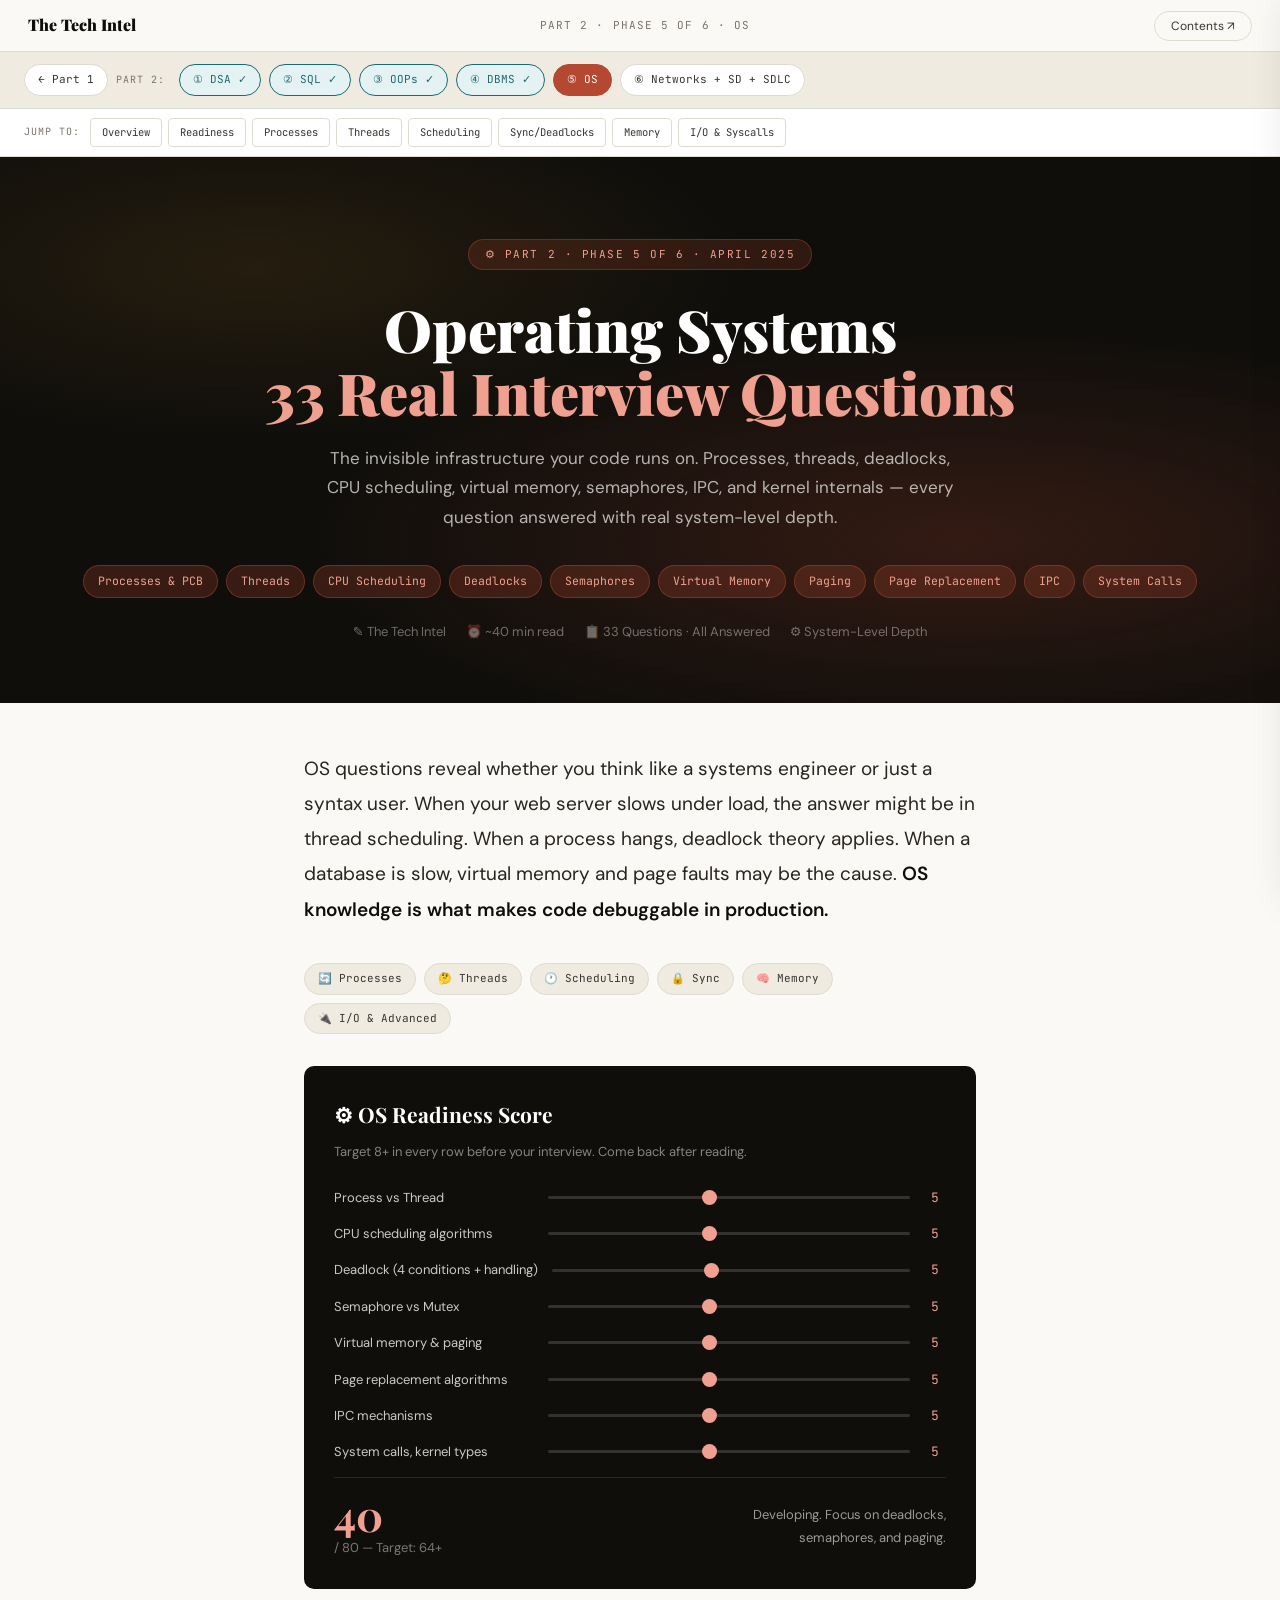
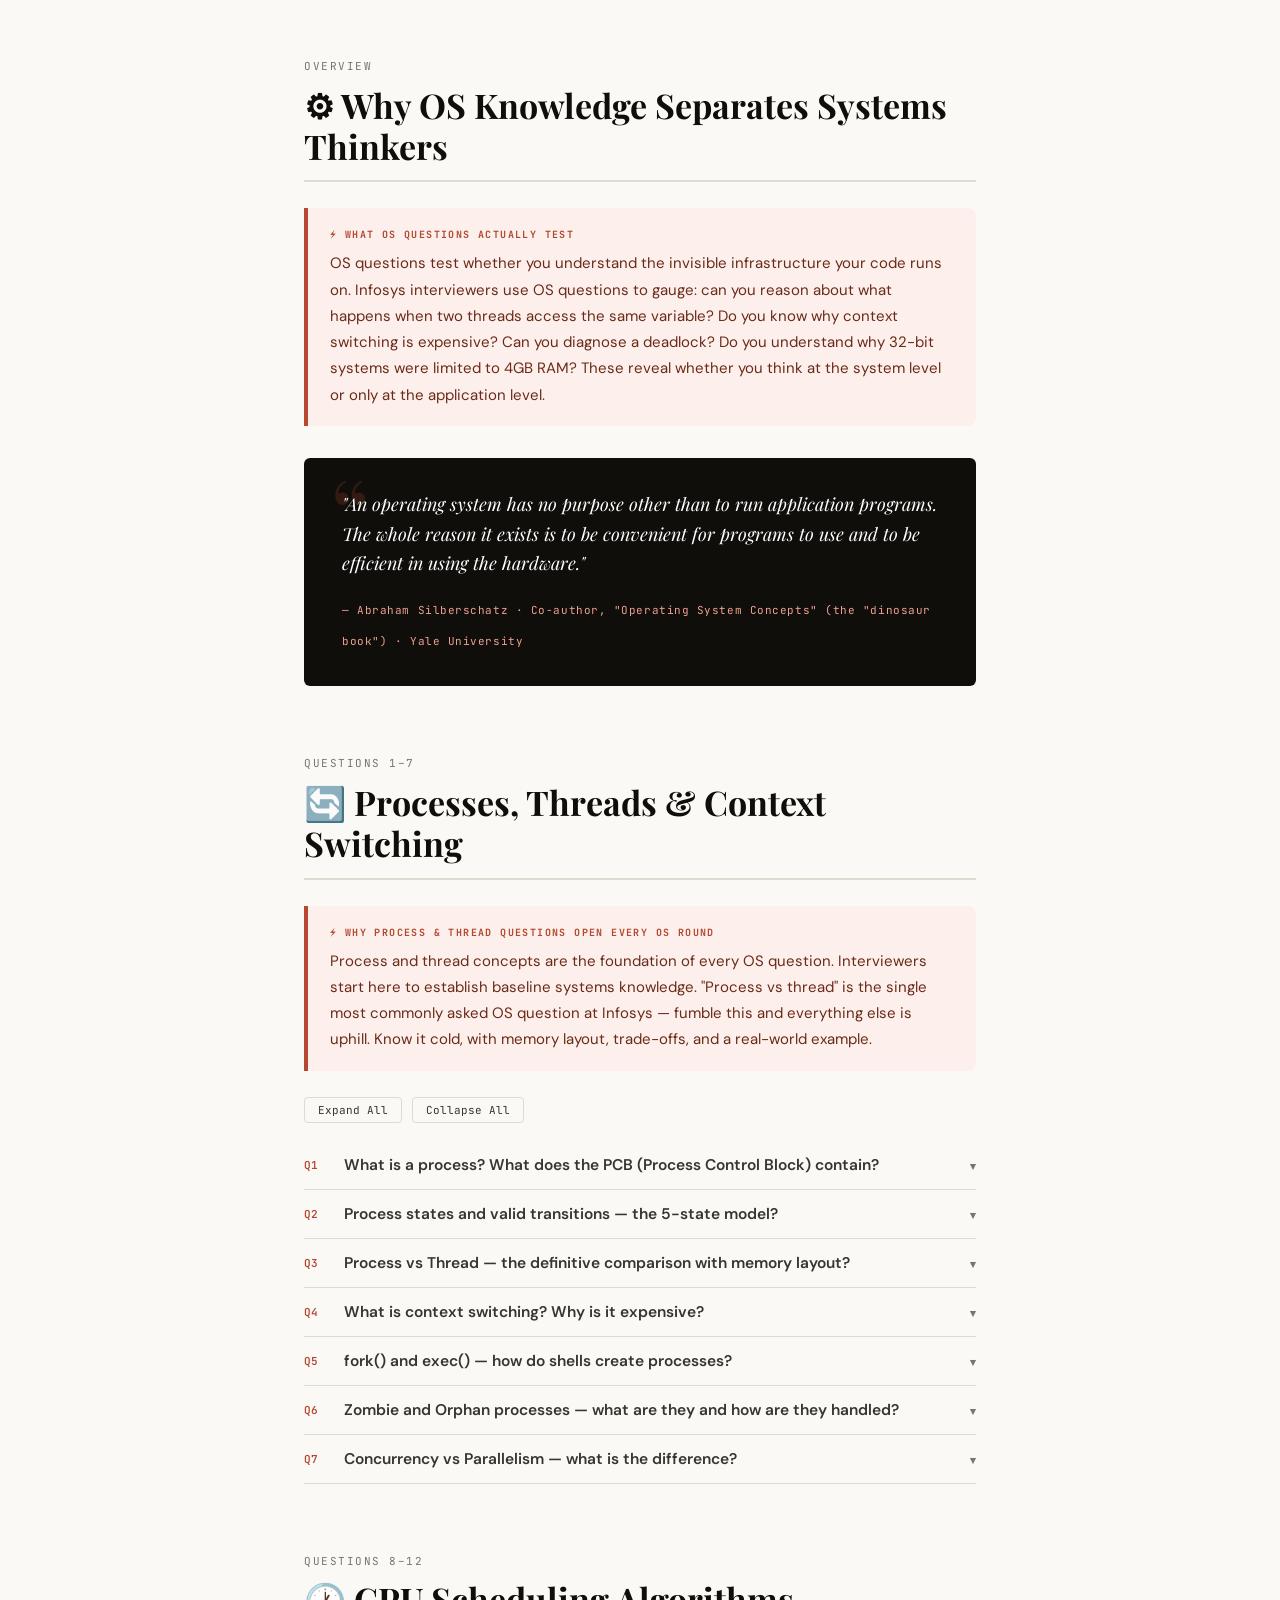
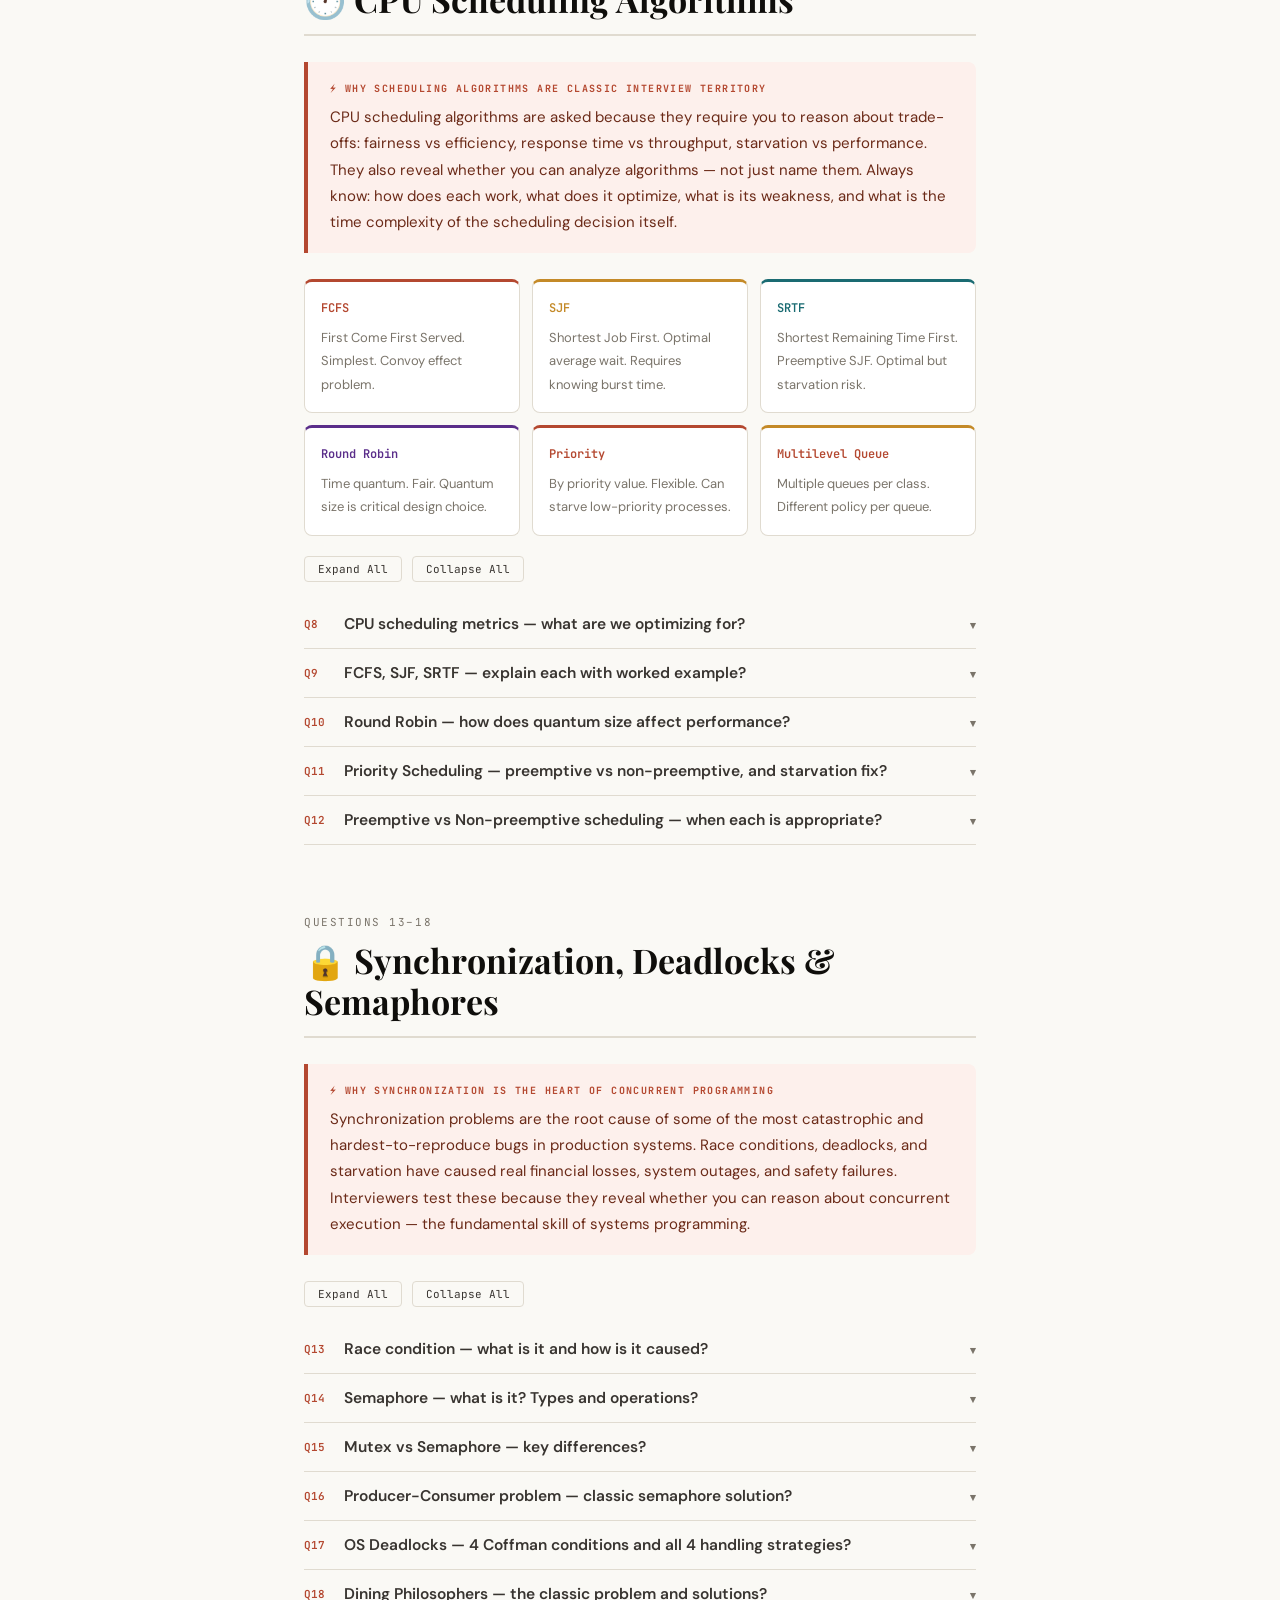
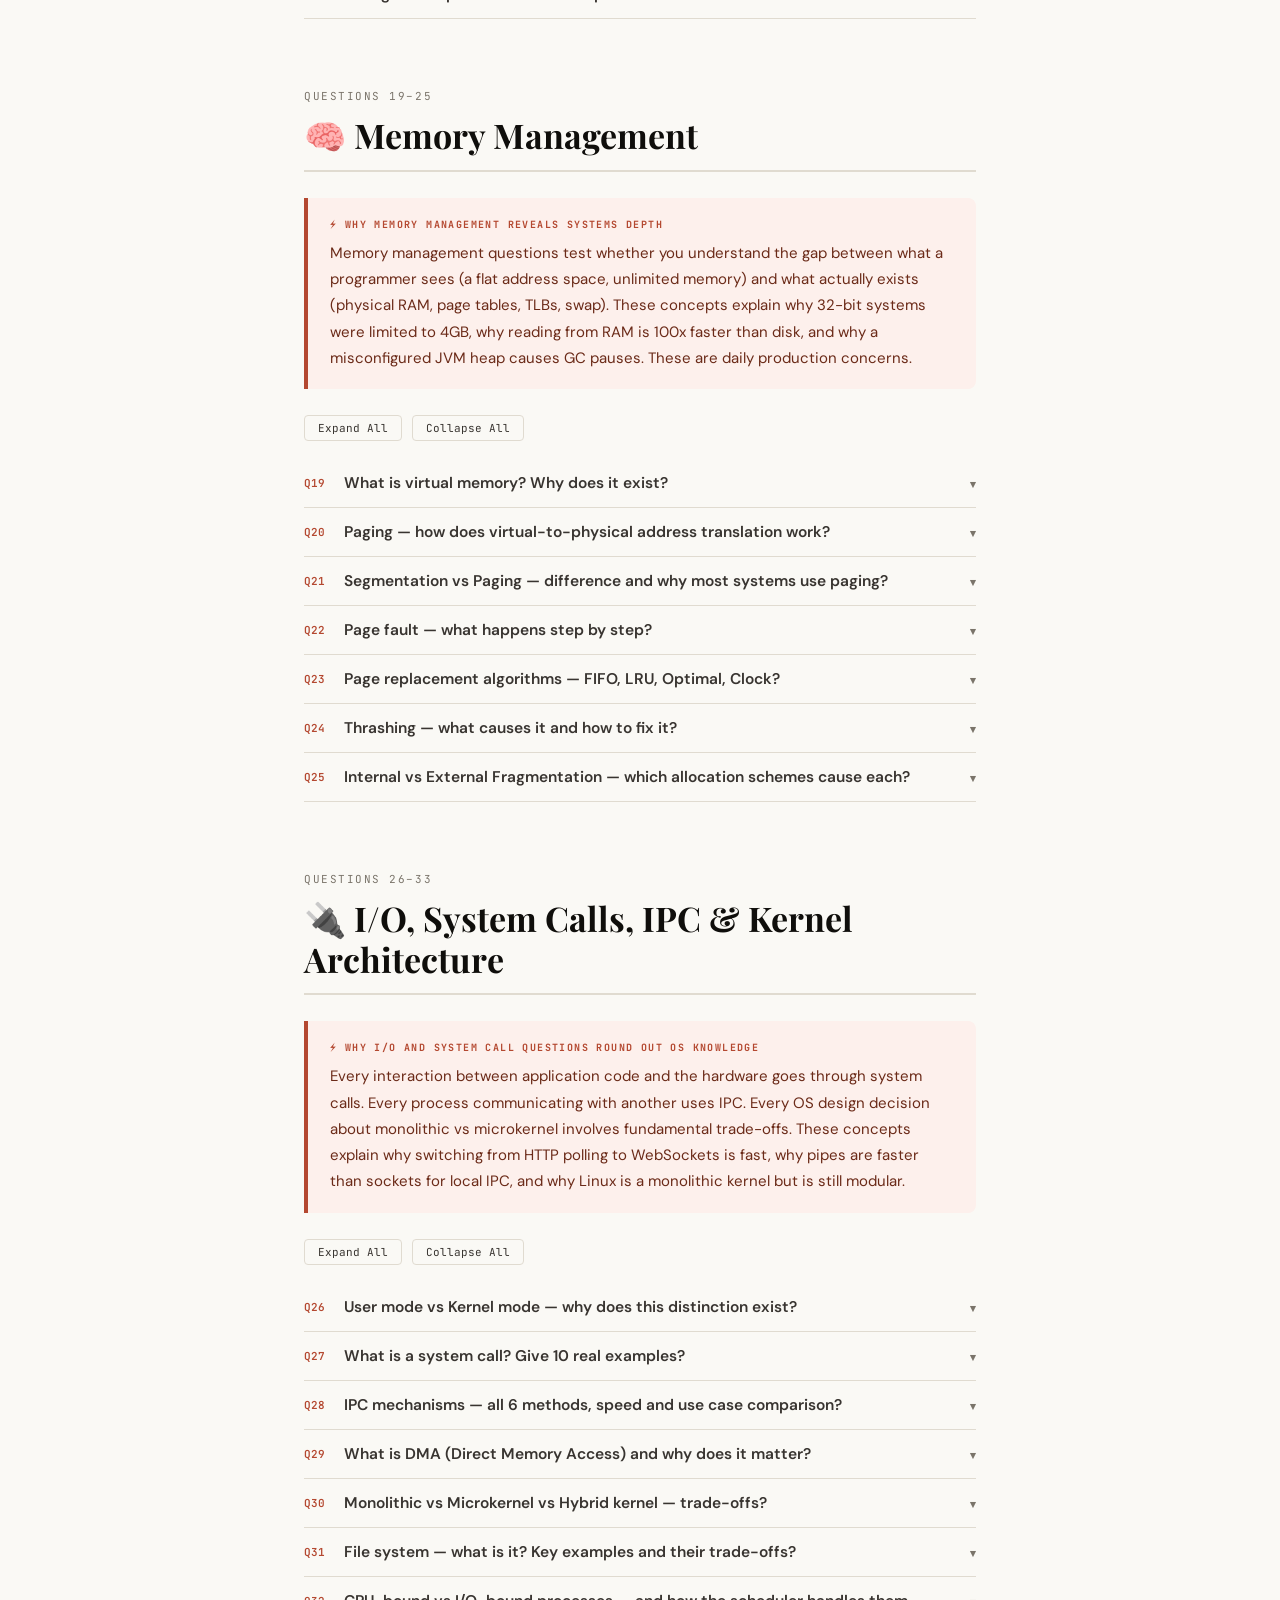
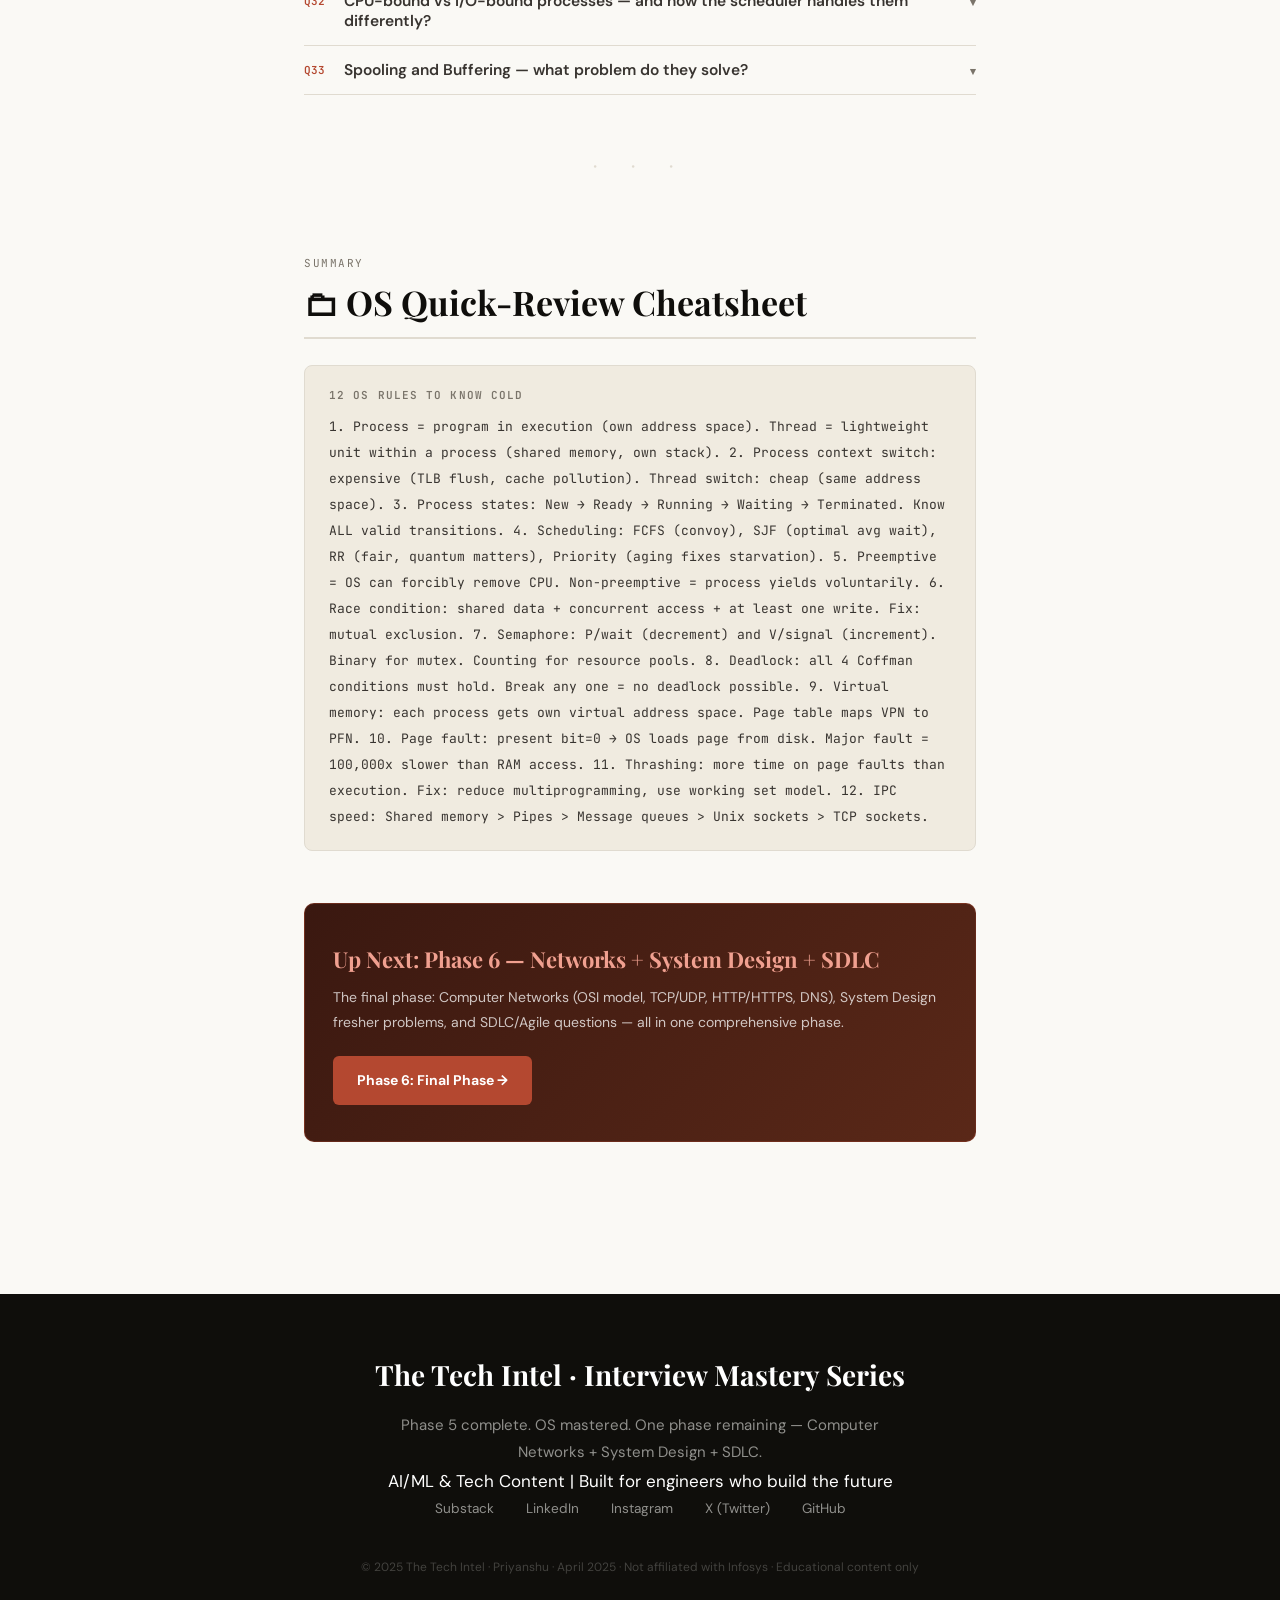
<file: Part_2_Phases/Phase5_os.html>
<!DOCTYPE html>
<html lang="en">
<head>
<meta charset="UTF-8">
<meta name="viewport" content="width=device-width, initial-scale=1.0">
<title>IT Interview 2025 — Part 2, Phase 5: OS Mastery | 33 Questions | The Tech Intel</title>
<meta name="description" content="33 real Operating Systems interview questions — processes, threads, deadlocks, CPU scheduling, virtual memory, paging, semaphores, IPC, and kernel internals. Phase 5 of 6.">
<meta name="keywords" content="operating systems interview questions 2025, OS interview questions freshers, process vs thread interview, deadlock interview questions, CPU scheduling algorithms interview, virtual memory paging interview, semaphore mutex interview, IPC interview questions, Infosys OS questions freshers">
<link rel="preconnect" href="https://fonts.googleapis.com">
<link href="https://fonts.googleapis.com/css2?family=Playfair+Display:ital,wght@0,700;0,900;1,700&family=DM+Sans:wght@300;400;500;600&family=JetBrains+Mono:wght@400;600&display=swap" rel="stylesheet">
<style>
:root{
  --ink:#0f0e0b;--paper:#faf9f5;--cream:#f0ebe0;
  --a:#b44830;--ap:#fdf0ec;--am:#c05840;
  --gold:#c48a28;--gp:#f8edda;
  --teal:#1a6b72;--tp:#e4f2f3;
  --v:#5a2d8a;--vp:#f0ebfc;
  --slate:#383430;--muted:#7a746a;--border:#e0dbd0;--wh:#fff;
}
*,*::before,*::after{box-sizing:border-box;margin:0;padding:0}
body{font-family:"DM Sans",system-ui,sans-serif;background:var(--paper);color:var(--ink);line-height:1.8;font-size:17px}
#bar{position:fixed;top:0;left:0;height:3px;background:linear-gradient(90deg,var(--a),var(--am),var(--gold));width:0%;z-index:999;transition:width .08s}
.nav{position:sticky;top:0;z-index:200;background:rgba(250,249,245,.96);backdrop-filter:blur(12px);border-bottom:1px solid var(--border);display:flex;align-items:center;justify-content:space-between;padding:0 28px;height:52px}
.nav-brand{font-family:"Playfair Display",serif;font-weight:900;font-size:16px}
.nav-center{font-family:"JetBrains Mono",monospace;font-size:11px;color:var(--muted);letter-spacing:.1em;text-transform:uppercase}
.nav-btn{padding:6px 16px;border:1px solid var(--border);border-radius:20px;font-size:12px;cursor:pointer;background:none;color:var(--slate);font-family:"DM Sans",sans-serif;transition:all .2s}
.nav-btn:hover{background:var(--ink);color:var(--wh);border-color:var(--ink)}
#ov{display:none;position:fixed;inset:0;background:rgba(15,14,11,.55);z-index:300}
#drawer{position:fixed;right:-380px;top:0;bottom:0;width:360px;background:var(--wh);z-index:400;padding:28px 22px;overflow-y:auto;transition:right .3s cubic-bezier(.4,0,.2,1);box-shadow:-8px 0 40px rgba(0,0,0,.14)}
#drawer.open{right:0}
.dr-close{position:absolute;top:18px;right:18px;background:none;border:none;font-size:22px;cursor:pointer;color:var(--muted)}
.dr-title{font-family:"Playfair Display",serif;font-size:20px;font-weight:700;margin:6px 0 22px}
.tg{margin-bottom:22px}
.tg-label{font-size:10px;letter-spacing:.14em;text-transform:uppercase;color:var(--muted);font-weight:600;margin-bottom:8px;padding-bottom:6px;border-bottom:1px solid var(--border);display:block;font-family:"JetBrains Mono",monospace}
.tg a{display:block;font-size:13.5px;color:var(--slate);text-decoration:none;padding:5px 8px;border-radius:5px;border-left:2px solid transparent;transition:all .2s}
.tg a:hover,.tg a.active{color:var(--a);border-left-color:var(--a);background:var(--ap)}
.hero{background:var(--ink);color:var(--wh);padding:80px 24px 60px;text-align:center;position:relative;overflow:hidden}
.hero::after{content:"";position:absolute;inset:0;background:radial-gradient(ellipse 80% 60% at 75% 70%,rgba(180,72,48,.22) 0%,transparent 65%),radial-gradient(ellipse 60% 50% at 20% 20%,rgba(196,138,40,.12) 0%,transparent 65%);pointer-events:none}
.hero-ph{display:inline-flex;align-items:center;gap:8px;background:rgba(180,72,48,.2);border:1px solid rgba(180,72,48,.4);color:#f0a090;font-family:"JetBrains Mono",monospace;font-size:11px;letter-spacing:.14em;text-transform:uppercase;padding:5px 16px;border-radius:20px;margin-bottom:28px;position:relative;z-index:1}
.hero h1{font-family:"Playfair Display",serif;font-size:clamp(32px,5vw,58px);font-weight:900;line-height:1.08;margin-bottom:20px;position:relative;z-index:1}
.hero h1 em{font-style:normal;color:#f0a090}
.hero-sub{font-size:17px;color:rgba(250,249,245,.7);max-width:640px;margin:0 auto 32px;line-height:1.75;position:relative;z-index:1}
.hero-chips{display:flex;flex-wrap:wrap;gap:8px;justify-content:center;position:relative;z-index:1}
.chip{font-family:"JetBrains Mono",monospace;font-size:11.5px;padding:5px 14px;border-radius:20px;border:1px solid rgba(255,255,255,.12);background:rgba(255,255,255,.06);color:rgba(250,249,245,.75)}
.chip.on{background:rgba(180,72,48,.25);border-color:rgba(180,72,48,.45);color:#f0a090}
.hero-meta{display:flex;flex-wrap:wrap;gap:6px 20px;justify-content:center;font-size:13px;color:rgba(250,249,245,.4);margin-top:22px;position:relative;z-index:1}
.pstrip{background:var(--cream);border-bottom:1px solid var(--border);padding:12px 24px;overflow-x:auto;white-space:nowrap;display:flex;gap:8px;align-items:center}
.pl{font-family:"JetBrains Mono",monospace;font-size:10px;color:var(--muted);letter-spacing:.1em;text-transform:uppercase;margin-right:6px;flex-shrink:0}
.pb{font-family:"JetBrains Mono",monospace;font-size:11px;padding:5px 13px;border-radius:20px;border:1px solid var(--border);background:var(--wh);color:var(--slate);white-space:nowrap;transition:all .2s;text-decoration:none;display:inline-block}
.pb.done{background:var(--tp);border-color:var(--teal);color:var(--teal)}
.pb.now{background:var(--a);color:var(--wh);border-color:var(--a)}
.main{max-width:720px;margin:0 auto;padding:0 24px 100px}
.pills{display:flex;flex-wrap:wrap;gap:8px;margin:36px 0 28px}
.pill{font-size:11px;font-family:"JetBrains Mono",monospace;padding:5px 13px;border-radius:20px;border:1px solid var(--border);background:var(--cream);color:var(--slate);text-decoration:none;transition:all .2s}
.pill:hover{background:var(--a);color:var(--wh);border-color:var(--a)}
.sh{margin:68px 0 26px;padding-bottom:14px;border-bottom:2px solid var(--border)}
.sh-eye{font-family:"JetBrains Mono",monospace;font-size:11px;letter-spacing:.14em;text-transform:uppercase;color:var(--muted);margin-bottom:8px}
.sh h2{font-family:"Playfair Display",serif;font-size:clamp(24px,3.5vw,34px);font-weight:700;line-height:1.2}
.why{border-left:4px solid var(--a);background:var(--ap);padding:18px 22px;border-radius:0 8px 8px 0;margin:26px 0}
.why-l{font-family:"JetBrains Mono",monospace;font-size:10px;letter-spacing:.14em;text-transform:uppercase;color:var(--a);font-weight:700;margin-bottom:6px}
.why p{font-size:15px;color:#6b2a18;margin:0;line-height:1.75}
.qb{background:var(--ink);color:var(--wh);padding:32px 38px;margin:32px 0;border-radius:6px;position:relative}
.qb::before{content:"\201C";font-family:"Playfair Display",serif;font-size:96px;color:rgba(180,72,48,.22);position:absolute;top:4px;left:26px;line-height:1}
.qb blockquote{font-family:"Playfair Display",serif;font-size:18px;font-style:italic;line-height:1.65;position:relative;margin-bottom:14px}
.qb cite{font-family:"JetBrains Mono",monospace;font-size:11px;color:#f0a090;letter-spacing:.05em;font-style:normal}
.formula{background:var(--cream);border:1px solid var(--border);border-radius:8px;padding:20px 24px;margin:20px 0}
.f-l{font-size:11px;letter-spacing:.1em;text-transform:uppercase;color:var(--muted);font-weight:600;margin-bottom:8px;display:block;font-family:"JetBrains Mono",monospace}
.f-b{font-family:"JetBrains Mono",monospace;font-size:13px;line-height:2;color:var(--slate)}
.tbl{width:100%;border-collapse:collapse;margin:18px 0;font-size:14px}
.tbl th{background:var(--ink);color:var(--wh);padding:9px 13px;text-align:left;font-family:"JetBrains Mono",monospace;font-size:11px;letter-spacing:.04em;font-weight:400}
.tbl td{padding:9px 13px;border-bottom:1px solid var(--border);vertical-align:top;line-height:1.55}
.tbl tr:nth-child(even) td{background:var(--cream)}
.tbl td code{font-family:"JetBrains Mono",monospace;background:var(--cream);padding:1px 6px;border-radius:3px;font-size:12px;border:1px solid var(--border)}
.sched-grid{display:grid;grid-template-columns:1fr 1fr 1fr;gap:12px;margin:20px 0}
.sc-card{background:var(--wh);border:1px solid var(--border);border-radius:8px;padding:16px;border-top:3px solid var(--a)}
.sc-card:nth-child(2){border-top-color:var(--gold)}
.sc-card:nth-child(3){border-top-color:var(--teal)}
.sc-card:nth-child(4){border-top-color:var(--v)}
.sc-card:nth-child(5){border-top-color:var(--a)}
.sc-card:nth-child(6){border-top-color:var(--gold)}
.sc-name{font-family:"JetBrains Mono",monospace;font-size:12px;font-weight:600;color:var(--a);margin-bottom:6px}
.sc-card:nth-child(2) .sc-name{color:var(--gold)}
.sc-card:nth-child(3) .sc-name{color:var(--teal)}
.sc-card:nth-child(4) .sc-name{color:var(--v)}
.sc-card p{font-size:13px;color:var(--muted);margin:0}
.qa-wrap{margin:18px 0}
.qa-cat{font-family:"JetBrains Mono",monospace;font-size:11px;letter-spacing:.1em;text-transform:uppercase;color:var(--muted);padding:14px 0 10px;border-top:1px solid var(--border);margin-top:20px;display:block}
.qa-item{border-bottom:1px solid var(--border)}
.qa-btn{width:100%;display:flex;align-items:flex-start;gap:12px;padding:14px 0;background:none;border:none;cursor:pointer;text-align:left;font-family:"DM Sans",sans-serif;font-size:15.5px;font-weight:600;color:var(--slate);transition:color .2s}
.qa-btn:hover{color:var(--a)}
.qa-num{font-family:"JetBrains Mono",monospace;font-size:11px;color:var(--a);font-weight:600;min-width:28px;padding-top:3px;flex-shrink:0}
.qa-icon{margin-left:auto;font-size:11px;color:var(--muted);transition:transform .3s;flex-shrink:0;padding-top:4px}
.qa-btn.open .qa-icon{transform:rotate(180deg)}
.qa-body{max-height:0;overflow:hidden;transition:max-height .45s ease;padding-left:40px}
.qa-body.open{max-height:3500px;padding-bottom:18px}
.qa-body p,.qa-body li{font-size:15px;color:var(--slate);line-height:1.78}
.qa-body ul,.qa-body ol{padding-left:20px;margin:8px 0}
.qa-body li{margin-bottom:5px}
.qa-body strong{color:var(--ink)}
.qa-body code{font-family:"JetBrains Mono",monospace;background:var(--cream);padding:1px 6px;border-radius:3px;font-size:12.5px;border:1px solid var(--border);color:var(--ink)}
.qa-body pre{background:#1a1815;color:#ddd8ce;padding:18px 20px;border-radius:8px;font-family:"JetBrains Mono",monospace;font-size:12.5px;line-height:1.9;margin:12px 0;overflow-x:auto}
.qa-body table{width:100%;border-collapse:collapse;font-size:13px;margin:12px 0}
.qa-body th{background:var(--cream);padding:8px 11px;border:1px solid var(--border);text-align:left;font-weight:600;font-size:12px}
.qa-body td{padding:8px 11px;border:1px solid var(--border);vertical-align:top;line-height:1.55}
.qa-body .tip{background:var(--ap);border-left:3px solid var(--a);padding:10px 14px;margin-top:12px;font-size:14px;border-radius:0 5px 5px 0;color:#6b2a18}
.qa-body .note{background:var(--gp);border-left:3px solid var(--gold);padding:10px 14px;margin-top:10px;font-size:14px;border-radius:0 5px 5px 0;color:#5a4010}
.qa-body .crit{background:var(--ap);border-left:3px solid var(--a);padding:10px 14px;margin-top:10px;font-size:14px;border-radius:0 5px 5px 0;color:#6b2a18}
.qa-body .pur{background:var(--vp);border-left:3px solid var(--v);padding:10px 14px;margin-top:10px;font-size:14px;border-radius:0 5px 5px 0;color:#3a1a6a}
.qa-body .teal{background:var(--tp);border-left:3px solid var(--teal);padding:10px 14px;margin-top:10px;font-size:14px;border-radius:0 5px 5px 0;color:#1a4a50}
.xp{display:flex;gap:10px;margin:12px 0}
.xp-btn{font-family:"JetBrains Mono",monospace;font-size:11px;padding:5px 13px;border:1px solid var(--border);border-radius:4px;cursor:pointer;background:none;color:var(--slate);transition:all .2s}
.xp-btn:hover{background:var(--ap);border-color:var(--a);color:var(--a)}
.assess{background:var(--ink);color:var(--wh);border-radius:10px;padding:30px;margin:32px 0}
.assess h3{font-family:"Playfair Display",serif;font-size:21px;margin-bottom:6px}
.a-sub{font-size:13px;color:rgba(250,249,245,.5);margin-bottom:22px}
.s-row{display:flex;align-items:center;gap:14px;margin-bottom:13px}
.s-lbl{min-width:200px;font-size:13px;color:rgba(250,249,245,.8);flex-shrink:0}
.s-rng{flex:1;-webkit-appearance:none;height:3px;border-radius:2px;background:rgba(255,255,255,.15);outline:none;cursor:pointer}
.s-rng::-webkit-slider-thumb{-webkit-appearance:none;width:15px;height:15px;border-radius:50%;background:#f0a090;cursor:pointer}
.s-val{min-width:22px;text-align:center;font-family:"JetBrains Mono",monospace;font-size:13px;color:#f0a090}
.s-tot{border-top:1px solid rgba(255,255,255,.1);padding-top:16px;margin-top:6px;display:flex;align-items:center;justify-content:space-between;flex-wrap:wrap;gap:12px}
.s-sc{font-family:"Playfair Display",serif;font-size:42px;font-weight:700;color:#f0a090;line-height:1}
.s-of{font-size:13px;color:rgba(250,249,245,.45)}
.s-msg{font-size:13px;color:rgba(250,249,245,.6);max-width:220px;text-align:right}
.div{text-align:center;margin:52px 0;font-size:22px;color:var(--border);letter-spacing:14px}
.nxt{background:linear-gradient(135deg,#3a1810,#5a2818);color:var(--wh);padding:36px 28px;border-radius:10px;margin:52px 0;display:flex;align-items:center;justify-content:space-between;gap:20px;flex-wrap:wrap;border:1px solid rgba(180,72,48,.35)}
.nxt h3{font-family:"Playfair Display",serif;font-size:22px;margin-bottom:6px;color:#f0a090}
.nxt p{font-size:14px;color:rgba(255,255,255,.75);margin:0}
.nxt-btn{background:var(--a);color:var(--wh);padding:12px 24px;border-radius:6px;font-weight:700;font-size:14px;text-decoration:none;white-space:nowrap;font-family:"DM Sans",sans-serif;flex-shrink:0}
.footer{background:var(--ink);color:var(--wh);text-align:center;padding:56px 24px 40px}
.footer h2{font-family:"Playfair Display",serif;font-size:28px;margin-bottom:12px}
.footer p{color:rgba(250,249,245,.55);font-size:15px;max-width:480px;margin:0 auto}
.footer-small{font-size:12px;color:rgba(250,249,245,.22);margin-top:36px}
.footer-links{display:flex;gap:2rem;justify-content:center;flex-wrap:wrap;margin-bottom:2rem}
.footer-links a{color:rgba(250,249,245,.55);text-decoration:none;font-size:0.85rem;transition:color 0.2s}
.footer-links a:hover{color:var(--gold)}
/* Section strip */
.sec-strip{background:#fff;border-bottom:1px solid var(--border);padding:9px 24px;overflow-x:auto;white-space:nowrap;display:flex;gap:6px;align-items:center;scrollbar-width:none}
.sec-strip::-webkit-scrollbar{display:none}
.ss-lbl{font-family:"JetBrains Mono",monospace;font-size:10px;color:var(--muted);letter-spacing:.1em;text-transform:uppercase;margin-right:4px;flex-shrink:0}
.ss-btn{font-family:"JetBrains Mono",monospace;font-size:10.5px;padding:4px 11px;border-radius:4px;border:1px solid var(--border);background:transparent;color:var(--slate);white-space:nowrap;transition:all .18s;text-decoration:none;display:inline-block}
.ss-btn:hover{background:var(--ink);color:#fff;border-color:var(--ink)}
p{margin-bottom:16px}strong{font-weight:600;color:var(--ink)}ul,ol{padding-left:22px;margin-bottom:14px}li{margin-bottom:5px}.lead{font-size:19px;line-height:1.85;color:#282420}
@media(max-width:620px){.hero{padding:54px 18px 46px}.nav-phase{display:none}body{font-size:16px}#drawer{width:100%;right:-100%}.sched-grid{grid-template-columns:1fr 1fr}.s-lbl{min-width:130px}.nxt{flex-direction:column;align-items:flex-start}}
</style>
</head>
<body>
<div id="bar"></div>
<div id="ov" onclick="closeDrawer()"></div>
<div id="drawer">
  <button class="dr-close" onclick="closeDrawer()">&#x2715;</button>
  <div class="dr-title">OS &#8212; Contents</div>
  <div class="tg"><span class="tg-label">Overview</span>
    <a href="#overview">Why OS Separates Systems Thinkers</a>
    <a href="#assess">Readiness Check</a></div>
  <div class="tg"><span class="tg-label">Processes &amp; Threads (Q1&#8211;Q7)</span>
    <a href="#q-proc">Process, PCB, States, Context Switch</a>
    <a href="#q-thread">Threads, Concurrency vs Parallelism</a></div>
  <div class="tg"><span class="tg-label">CPU Scheduling (Q8&#8211;Q12)</span>
    <a href="#q-sched">FCFS, SJF, RR, Priority, Starvation</a></div>
  <div class="tg"><span class="tg-label">Synchronization (Q13&#8211;Q18)</span>
    <a href="#q-sync">Deadlock, Semaphore, Mutex, Producer-Consumer</a></div>
  <div class="tg"><span class="tg-label">Memory Management (Q19&#8211;Q25)</span>
    <a href="#q-mem">Virtual Memory, Paging, Page Faults, Thrashing</a></div>
  <div class="tg"><span class="tg-label">I/O &amp; Advanced (Q26&#8211;Q33)</span>
    <a href="#q-io">System Calls, IPC, File Systems, Kernel Types</a></div>
</div>

<nav class="nav">
  <span class="nav-brand">The Tech Intel</span>
  <span class="nav-center">Part 2 &middot; Phase 5 of 6 &middot; OS</span>
  <button class="nav-btn" onclick="openDrawer()">Contents &#x2197;</button>
</nav>
<div class="pstrip">
  <a href="../index.html" class="pb">&#8592; Part 1</a>
  <span class="pl">Part 2:</span>
  <a href="./Phase1_dsa.html" class="pb done">&#9312; DSA &#x2713;</a>
  <a href="./Phase2_sql.html" class="pb done">&#9313; SQL &#x2713;</a>
  <a href="./Phase3_oops.html" class="pb done">&#9314; OOPs &#x2713;</a>
  <a href="./Phase4_dbms.html" class="pb done">&#9315; DBMS &#x2713;</a>
  <a href="./Phase5_os.html" class="pb now">&#9316; OS</a>
  <a href="./Phase6_final.html" class="pb">&#9317; Networks + SD + SDLC</a>
</div>
<!-- Section strip -->
<div class="sec-strip">
  <span class="ss-lbl">Jump to:</span>
  <a class="ss-btn" href="#overview">Overview</a>
  <a class="ss-btn" href="#assess">Readiness</a>
  <a class="ss-btn" href="#q-proc">Processes</a>
  <a class="ss-btn" href="#q-thread">Threads</a>
  <a class="ss-btn" href="#q-sched">Scheduling</a>
  <a class="ss-btn" href="#q-sync">Sync/Deadlocks</a>
  <a class="ss-btn" href="#q-mem">Memory</a>
  <a class="ss-btn" href="#q-io">I/O &amp; Syscalls</a>
</div>

<header class="hero">
  <div class="hero-ph">&#9881; Part 2 &middot; Phase 5 of 6 &middot; April 2025</div>
  <h1>Operating Systems<br><em>33 Real Interview Questions</em></h1>
  <p class="hero-sub">The invisible infrastructure your code runs on. Processes, threads, deadlocks, CPU scheduling, virtual memory, semaphores, IPC, and kernel internals &#8212; every question answered with real system-level depth.</p>
  <div class="hero-chips">
    <span class="chip on">Processes &amp; PCB</span>
    <span class="chip on">Threads</span>
    <span class="chip on">CPU Scheduling</span>
    <span class="chip on">Deadlocks</span>
    <span class="chip on">Semaphores</span>
    <span class="chip on">Virtual Memory</span>
    <span class="chip on">Paging</span>
    <span class="chip on">Page Replacement</span>
    <span class="chip on">IPC</span>
    <span class="chip on">System Calls</span>
  </div>
  <div class="hero-meta">
    <span>&#9998; The Tech Intel</span>
    <span>&#9200; ~40 min read</span>
    <span>&#128203; 33 Questions &middot; All Answered</span>
    <span>&#9881; System-Level Depth</span>
  </div>
</header>
<main class="main">
<p class="lead" style="margin-top:48px;">OS questions reveal whether you think like a systems engineer or just a syntax user. When your web server slows under load, the answer might be in thread scheduling. When a process hangs, deadlock theory applies. When a database is slow, virtual memory and page faults may be the cause. <strong>OS knowledge is what makes code debuggable in production.</strong></p>
<div class="pills">
  <a class="pill" href="#q-proc">&#128260; Processes</a>
  <a class="pill" href="#q-thread">&#129300; Threads</a>
  <a class="pill" href="#q-sched">&#128336; Scheduling</a>
  <a class="pill" href="#q-sync">&#128274; Sync</a>
  <a class="pill" href="#q-mem">&#129504; Memory</a>
  <a class="pill" href="#q-io">&#128268; I/O &amp; Advanced</a>
</div>

<section id="assess">
  <div class="assess">
    <h3>&#9881; OS Readiness Score</h3>
    <p class="a-sub">Target 8+ in every row before your interview. Come back after reading.</p>
    <div class="s-row"><span class="s-lbl">Process vs Thread</span><input type="range" class="s-rng" min="1" max="10" value="5" oninput="upS()"><span class="s-val">5</span></div>
    <div class="s-row"><span class="s-lbl">CPU scheduling algorithms</span><input type="range" class="s-rng" min="1" max="10" value="5" oninput="upS()"><span class="s-val">5</span></div>
    <div class="s-row"><span class="s-lbl">Deadlock (4 conditions + handling)</span><input type="range" class="s-rng" min="1" max="10" value="5" oninput="upS()"><span class="s-val">5</span></div>
    <div class="s-row"><span class="s-lbl">Semaphore vs Mutex</span><input type="range" class="s-rng" min="1" max="10" value="5" oninput="upS()"><span class="s-val">5</span></div>
    <div class="s-row"><span class="s-lbl">Virtual memory &amp; paging</span><input type="range" class="s-rng" min="1" max="10" value="5" oninput="upS()"><span class="s-val">5</span></div>
    <div class="s-row"><span class="s-lbl">Page replacement algorithms</span><input type="range" class="s-rng" min="1" max="10" value="5" oninput="upS()"><span class="s-val">5</span></div>
    <div class="s-row"><span class="s-lbl">IPC mechanisms</span><input type="range" class="s-rng" min="1" max="10" value="5" oninput="upS()"><span class="s-val">5</span></div>
    <div class="s-row"><span class="s-lbl">System calls, kernel types</span><input type="range" class="s-rng" min="1" max="10" value="5" oninput="upS()"><span class="s-val">5</span></div>
    <div class="s-tot"><div><div class="s-sc" id="sc">40</div><div class="s-of">/ 80 &#8212; Target: 64+</div></div><div class="s-msg" id="sc-msg"></div></div>
  </div>
</section>


<section id="overview">
  <div class="sh"><div class="sh-eye">Overview</div><h2>&#9881; Why OS Knowledge Separates Systems Thinkers</h2></div>
  <div class="why"><div class="why-l">&#9889; What OS Questions Actually Test</div><p>OS questions test whether you understand the invisible infrastructure your code runs on. Infosys interviewers use OS questions to gauge: can you reason about what happens when two threads access the same variable? Do you know why context switching is expensive? Can you diagnose a deadlock? Do you understand why 32-bit systems were limited to 4GB RAM? These reveal whether you think at the system level or only at the application level.</p></div>
  <div class="qb"><blockquote>"An operating system has no purpose other than to run application programs. The whole reason it exists is to be convenient for programs to use and to be efficient in using the hardware."</blockquote><cite>&#8212; Abraham Silberschatz &middot; Co-author, "Operating System Concepts" (the "dinosaur book") &middot; Yale University</cite></div>
</section>


<!-- PROCESSES -->
<section id="q-proc">
  <div class="sh"><div class="sh-eye">Questions 1&#8211;7</div><h2>&#128260; Processes, Threads &amp; Context Switching</h2></div>
  <div class="why"><div class="why-l">&#9889; Why Process &amp; Thread Questions Open Every OS Round</div><p>Process and thread concepts are the foundation of every OS question. Interviewers start here to establish baseline systems knowledge. "Process vs thread" is the single most commonly asked OS question at Infosys &#8212; fumble this and everything else is uphill. Know it cold, with memory layout, trade-offs, and a real-world example.</p></div>
  <div class="xp"><button class="xp-btn" onclick="xA(&#39;qa-pr&#39;)">Expand All</button><button class="xp-btn" onclick="xN(&#39;qa-pr&#39;)">Collapse All</button></div>
  <div class="qa-wrap" id="qa-pr">

    <div class="qa-item"><button class="qa-btn" onclick="tQ(this)"><span class="qa-num">Q1</span>What is a process? What does the PCB (Process Control Block) contain?<span class="qa-icon">&#9662;</span></button>
    <div class="qa-body">
      <p>A <strong>process</strong> is a program in execution &#8212; the active, running instance of a program. A program is a passive set of instructions on disk; a process is that program loaded into memory with its own execution context.</p>
      <p><strong>Process Control Block (PCB):</strong> The OS&#39;s data structure representing a process. The OS maintains one PCB per process, used to save/restore state during context switches.</p>
      <table><tr><th>PCB Field</th><th>Description</th></tr>
      <tr><td>Process ID (PID)</td><td>Unique numeric identifier for the process</td></tr>
      <tr><td>Process state</td><td>Current state: New, Ready, Running, Waiting, Terminated</td></tr>
      <tr><td>Program Counter (PC)</td><td>Address of the next instruction to execute</td></tr>
      <tr><td>CPU registers</td><td>All register values at last context switch (accumulator, stack pointer, etc.)</td></tr>
      <tr><td>Memory management info</td><td>Page table base address, segment limits, memory bounds</td></tr>
      <tr><td>I/O status</td><td>List of open files, pending I/O operations</td></tr>
      <tr><td>Accounting info</td><td>CPU time used, wall time, priority, resource limits</td></tr>
      <tr><td>Parent PID</td><td>PID of the parent process that created this one</td></tr></table>
      <div class="tip">&#128161; Interview answer: "A process is a program in execution. The PCB is the OS&#39;s bookkeeping structure &#8212; it stores everything needed to pause a process and resume it later: the program counter, registers, memory maps, open files, and scheduling info."</div>
    </div></div>

    <div class="qa-item"><button class="qa-btn" onclick="tQ(this)"><span class="qa-num">Q2</span>Process states and valid transitions &#8212; the 5-state model?<span class="qa-icon">&#9662;</span></button>
    <div class="qa-body">
<pre>                 admitted
  [New] ─────────────────────────▶ [Ready]
                                      │  ▲
                          scheduled   │  │  preempted /
                          by OS       │  │  time quantum expires
                                      ▼  │
                                   [Running]
                                      │  │
              I/O request / event wait│  │ exit
                                      ▼  ▼
                                   [Waiting] ──────▶ [Terminated]
                                      │
                          I/O done /  │
                          event occurs│
                                      ▼
                                   [Ready]</pre>
      <table><tr><th>State</th><th>Meaning</th><th>What triggers transition OUT</th></tr>
      <tr><td><strong>New</strong></td><td>Process created but not yet admitted to ready queue</td><td>OS admits it (allocates memory, creates PCB)</td></tr>
      <tr><td><strong>Ready</strong></td><td>Waiting for CPU &#8212; has everything else it needs</td><td>Scheduler selects it (dispatches to CPU)</td></tr>
      <tr><td><strong>Running</strong></td><td>Currently executing on CPU</td><td>I/O request, time quantum expires, or process exits</td></tr>
      <tr><td><strong>Waiting (Blocked)</strong></td><td>Waiting for I/O completion or event</td><td>I/O completes / event occurs &#8594; moves to Ready</td></tr>
      <tr><td><strong>Terminated</strong></td><td>Process finished execution. PCB held briefly for parent&#39;s wait()</td><td>Parent calls wait() &#8594; PCB released</td></tr></table>
      <div class="note">&#128203; A process spends most of its life bouncing between Ready and Waiting, with brief bursts in Running. I/O-bound processes (web servers, DB queries) spend more time Waiting. CPU-bound processes (ML training, video encoding) spend more time Running and Ready.</div>
    </div></div>

    <div class="qa-item"><button class="qa-btn" onclick="tQ(this)"><span class="qa-num">Q3</span>Process vs Thread &#8212; the definitive comparison with memory layout?<span class="qa-icon">&#9662;</span></button>
    <div class="qa-body">
      <table><tr><th>Property</th><th>Process</th><th>Thread</th></tr>
      <tr><td>Definition</td><td>Independent program in execution; its own address space</td><td>Lightweight unit of execution within a process; shares the process&#39;s address space</td></tr>
      <tr><td>Memory</td><td>Own code, data, heap, stack segments</td><td>Shares code, data, heap with siblings; own stack + registers only</td></tr>
      <tr><td>Creation cost</td><td>Heavy &#8212; full address space duplication (fork)</td><td>Light &#8212; just allocate a new stack + TCB</td></tr>
      <tr><td>Communication</td><td>IPC needed (pipes, sockets, shared memory, signals)</td><td>Direct via shared memory &#8212; fast but needs synchronization</td></tr>
      <tr><td>Crash impact</td><td>Isolated &#8212; one process crash doesn&#39;t affect others</td><td>One thread crash can bring down the entire process</td></tr>
      <tr><td>Context switch</td><td>Expensive &#8212; must switch address space (TLB flush)</td><td>Cheaper &#8212; same address space, only switch registers + stack</td></tr>
      <tr><td>Typical use</td><td>Separate applications (browser + word processor)</td><td>Concurrent work within one app (web server handling many requests)</td></tr></table>
<pre>-- Memory layout comparison:
Process A:                       Process B:
┌──────────────┐                ┌──────────────┐
│  Stack (A)   │                │  Stack (B)   │
├──────────────┤                ├──────────────┤
│  Heap (A)    │                │  Heap (B)    │
├──────────────┤                ├──────────────┤
│  Data (A)    │                │  Data (B)    │
├──────────────┤                ├──────────────┤
│  Code (A)    │                │  Code (B)    │
└──────────────┘                └──────────────┘

Process with 3 threads:
┌──────────────────────────────────────────┐
│  Stack T1  │  Stack T2  │  Stack T3      │  (separate per thread)
├────────────────────────────────────────  │
│              Heap (shared)               │  (all threads share)
├──────────────────────────────────────────┤
│              Data (shared)               │
├──────────────────────────────────────────┤
│              Code (shared)               │
└──────────────────────────────────────────┘</pre>
      <div class="tip">&#128161; Real-world: a Java web server (Tomcat) uses a thread pool &#8212; one process, many threads sharing heap memory. A browser uses processes per tab for isolation &#8212; one crashed tab cannot corrupt another. Both choices are valid; the trade-off is isolation vs efficiency.</div>
    </div></div>

    <div class="qa-item"><button class="qa-btn" onclick="tQ(this)"><span class="qa-num">Q4</span>What is context switching? Why is it expensive?<span class="qa-icon">&#9662;</span></button>
    <div class="qa-body">
      <p>A <strong>context switch</strong> is the OS mechanism of saving the complete execution state (context) of the currently running process/thread and loading the saved state of the next one &#8212; allowing the CPU to switch between processes/threads.</p>
      <p><strong>Steps during a process context switch:</strong></p>
      <ol style="padding-left:20px;line-height:2.1">
        <li>Timer interrupt fires (or process blocks on I/O)</li>
        <li>OS saves current process state into its PCB: program counter, all CPU registers, memory limits</li>
        <li>OS updates process state (Running &#8594; Ready or Waiting)</li>
        <li>OS scheduler selects next process to run</li>
        <li>OS loads next process&#39;s PCB: restores program counter, registers</li>
        <li>OS switches memory address space &#8212; updates page table pointer (CR3 register on x86)</li>
        <li>TLB (Translation Lookaside Buffer) flush &#8212; all cached virtual-to-physical address mappings invalidated</li>
        <li>CPU resumes execution of new process</li>
      </ol>
      <p><strong>Why it&#39;s expensive:</strong></p>
      <ul>
        <li><strong>No useful work done</strong> during the switch itself &#8212; pure overhead</li>
        <li><strong>TLB flush</strong> means all subsequent memory accesses must re-walk the page table until the TLB warms up &#8212; can cause hundreds of extra memory accesses</li>
        <li><strong>Cache pollution:</strong> the new process&#39;s working set evicts the previous process&#39;s cache lines</li>
        <li>Typical cost: 1&#8211;10 microseconds + cache warming time</li>
      </ul>
      <div class="note">&#128203; Thread context switch is cheaper than process context switch because threads share the same address space &#8212; no page table switch, no TLB flush. Only the stack pointer and registers need to be swapped.</div>
    </div></div>

    <div class="qa-item"><button class="qa-btn" onclick="tQ(this)"><span class="qa-num">Q5</span>fork() and exec() &#8212; how do shells create processes?<span class="qa-icon">&#9662;</span></button>
    <div class="qa-body">
      <p><strong>fork():</strong> Creates a new process (child) by duplicating the calling process (parent). The child is an almost-exact copy of the parent &#8212; same code, data, heap, open files. fork() returns 0 in the child and the child&#39;s PID in the parent. Both continue execution from the same point after the fork() call.</p>
      <p><strong>exec():</strong> Replaces the current process&#39;s memory image with a new program. Does NOT create a new process &#8212; just loads and starts a different program within the existing process. The calling process&#39;s code, data, stack are replaced entirely.</p>
<pre>// Classic shell fork+exec pattern:
pid_t pid = fork();

if (pid == 0) {
    // Child process: replace myself with "ls -la"
    execvp("ls", args);   // child's memory replaced with ls
    // Code here never runs if exec succeeds
} else {
    // Parent process: wait for child to complete
    wait(NULL);           // reap the zombie
    // Continue shell loop
}</pre>
      <div class="tip">&#128161; Why fork then exec instead of just "create process running X"? Unix philosophy: fork gives you a full copy of the parent&#39;s state (including open file descriptors, environment variables) which you can modify BEFORE exec. This enables powerful features like I/O redirection: close stdout, open a file as stdout, then exec &#8212; the new program writes to the file without knowing about it.</div>
    </div></div>

    <div class="qa-item"><button class="qa-btn" onclick="tQ(this)"><span class="qa-num">Q6</span>Zombie and Orphan processes &#8212; what are they and how are they handled?<span class="qa-icon">&#9662;</span></button>
    <div class="qa-body">
      <p><strong>Zombie process:</strong> A process that has finished executing but still has an entry in the process table because the parent has not yet called wait() to collect its exit status. It holds no resources (memory freed) but occupies a PID and a process table slot.</p>
<pre>// Creating a zombie:
pid_t pid = fork();
if (pid == 0) {
    exit(0);     // Child exits immediately
}
sleep(10);       // Parent sleeps without calling wait()
// During this 10 seconds: child is a ZOMBIE
// It appears in ps output as "&lt;defunct&gt;" or "Z" state

// Fix: parent calls wait()
waitpid(pid, &status, 0);  // zombie cleaned up, PID released</pre>
      <p><strong>Orphan process:</strong> A process whose parent has terminated before it. The OS re-parents it to the init process (PID 1 on Linux, launchd on macOS), which periodically calls wait() to clean up orphaned processes.</p>
<pre>// Creating an orphan:
pid_t pid = fork();
if (pid &gt; 0) {
    exit(0);     // Parent exits immediately
}
// Child continues running: it is now an orphan
// Init (PID 1) automatically becomes its new parent
// Init will wait() for it when it eventually exits</pre>
      <div class="crit">&#9888; Zombie accumulation is a real production problem. If a server creates many child processes but never calls wait(), eventually it runs out of PIDs and cannot create new processes. Always collect child exit status promptly, or use SIGCHLD handler to call wait() asynchronously.</div>
    </div></div>

    <div class="qa-item"><button class="qa-btn" onclick="tQ(this)"><span class="qa-num">Q7</span>Concurrency vs Parallelism &#8212; what is the difference?<span class="qa-icon">&#9662;</span></button>
    <div class="qa-body">
      <p><strong>Concurrency:</strong> Multiple tasks making progress over time &#8212; not necessarily at the same physical instant. Interleaved execution on a single CPU. The OS creates the illusion of simultaneity through rapid context switching.</p>
      <p><strong>Parallelism:</strong> Multiple tasks executing at literally the same physical instant &#8212; requires multiple CPU cores. True simultaneous execution.</p>
<pre>-- Concurrency on 1 CPU (interleaved):
Time:  ──────────────────────────────────────▶
CPU:   [T1][T1][T2][T2][T1][T3][T3][T2][T1]
(T1, T2, T3 all progress, but only one runs at a time)

-- Parallelism on 4 CPUs (simultaneous):
Time:  ──────────────────────────────────────▶
CPU 1: [T1][T1][T1][T1][T1][T1][T1][T1][T1]
CPU 2: [T2][T2][T2][T2][T2][T2][T2][T2][T2]
CPU 3: [T3][T3][T3][T3][T3][T3][T3][T3][T3]
CPU 4: [T4][T4][T4][T4][T4][T4][T4][T4][T4]
(All truly run simultaneously)</pre>
      <table><tr><th>Dimension</th><th>Concurrency</th><th>Parallelism</th></tr>
      <tr><td>Hardware needed</td><td>Single CPU is sufficient</td><td>Requires multiple cores</td></tr>
      <tr><td>Execution model</td><td>Interleaved &#8212; time-sliced</td><td>Simultaneous &#8212; literally same moment</td></tr>
      <tr><td>Solves</td><td>Responsiveness &#8212; keep CPU busy, handle many tasks</td><td>Throughput &#8212; compute faster by dividing work</td></tr>
      <tr><td>Risk</td><td>Race conditions, deadlocks from interleaving</td><td>Same + data sharing across cores (cache coherence)</td></tr></table>
      <div class="tip">&#128161; Rob Pike (Go language creator): "Concurrency is about dealing with many things at once. Parallelism is about doing many things at once." A single-core system can be concurrent but not parallel. All parallel systems are concurrent, but not vice versa.</div>
    </div></div>

  </div>
</section>


<!-- SCHEDULING -->
<section id="q-sched">
  <div class="sh"><div class="sh-eye">Questions 8&#8211;12</div><h2>&#128336; CPU Scheduling Algorithms</h2></div>
  <div class="why"><div class="why-l">&#9889; Why Scheduling Algorithms Are Classic Interview Territory</div><p>CPU scheduling algorithms are asked because they require you to reason about trade-offs: fairness vs efficiency, response time vs throughput, starvation vs performance. They also reveal whether you can analyze algorithms &#8212; not just name them. Always know: how does each work, what does it optimize, what is its weakness, and what is the time complexity of the scheduling decision itself.</p></div>
  <div class="sched-grid">
    <div class="sc-card"><div class="sc-name">FCFS</div><p>First Come First Served. Simplest. Convoy effect problem.</p></div>
    <div class="sc-card"><div class="sc-name">SJF</div><p>Shortest Job First. Optimal average wait. Requires knowing burst time.</p></div>
    <div class="sc-card"><div class="sc-name">SRTF</div><p>Shortest Remaining Time First. Preemptive SJF. Optimal but starvation risk.</p></div>
    <div class="sc-card"><div class="sc-name">Round Robin</div><p>Time quantum. Fair. Quantum size is critical design choice.</p></div>
    <div class="sc-card"><div class="sc-name">Priority</div><p>By priority value. Flexible. Can starve low-priority processes.</p></div>
    <div class="sc-card"><div class="sc-name">Multilevel Queue</div><p>Multiple queues per class. Different policy per queue.</p></div>
  </div>
  <div class="xp"><button class="xp-btn" onclick="xA(&#39;qa-sc&#39;)">Expand All</button><button class="xp-btn" onclick="xN(&#39;qa-sc&#39;)">Collapse All</button></div>
  <div class="qa-wrap" id="qa-sc">

    <div class="qa-item"><button class="qa-btn" onclick="tQ(this)"><span class="qa-num">Q8</span>CPU scheduling metrics &#8212; what are we optimizing for?<span class="qa-icon">&#9662;</span></button>
    <div class="qa-body">
      <p>Different scheduling algorithms optimize for different goals. Understanding these metrics is essential for evaluating which algorithm is "best" for a given workload.</p>
      <table><tr><th>Metric</th><th>Definition</th><th>Formula</th><th>Who cares</th></tr>
      <tr><td><strong>CPU Utilization</strong></td><td>% of time CPU is doing useful work</td><td>Busy time / Total time</td><td>Data centers, batch systems</td></tr>
      <tr><td><strong>Throughput</strong></td><td>Number of processes completed per unit time</td><td>Processes / Time</td><td>Batch processing</td></tr>
      <tr><td><strong>Turnaround Time</strong></td><td>Total time from submission to completion</td><td>Completion &#8722; Arrival time</td><td>Batch jobs</td></tr>
      <tr><td><strong>Waiting Time</strong></td><td>Total time spent in the Ready queue</td><td>Turnaround &#8722; Burst time</td><td>All systems</td></tr>
      <tr><td><strong>Response Time</strong></td><td>Time from submission to FIRST response</td><td>First run &#8722; Arrival time</td><td>Interactive systems, UIs</td></tr></table>
      <div class="note">&#128203; There is no single "best" scheduler. Interactive systems (desktops, web servers) optimize for response time. Batch systems (payroll, backups) optimize for throughput. Real-time systems (medical devices, aircraft) optimize for deadline guarantees.</div>
    </div></div>

    <div class="qa-item"><button class="qa-btn" onclick="tQ(this)"><span class="qa-num">Q9</span>FCFS, SJF, SRTF &#8212; explain each with worked example?<span class="qa-icon">&#9662;</span></button>
    <div class="qa-body">
      <p><strong>FCFS (First Come First Served):</strong> Non-preemptive. Processes executed in arrival order. Simple but suffers the <em>convoy effect</em> &#8212; one long job blocks all short jobs behind it.</p>
<pre>-- Processes: P1(burst=24ms), P2(burst=3ms), P3(burst=3ms) all arrive at t=0
-- FCFS order: P1 &#8594; P2 &#8594; P3
-- Gantt: [P1: 0-24][P2: 24-27][P3: 27-30]
-- Waiting: P1=0, P2=24, P3=27 &#8594; Average = 17ms (BAD for P2, P3!)</pre>
      <p><strong>SJF (Shortest Job First):</strong> Non-preemptive. Always run the process with the shortest CPU burst time next. Provably optimal for minimizing average waiting time. Problem: requires knowing burst time in advance (usually estimated from history).</p>
<pre>-- Same processes with SJF: P2(3) &#8594; P3(3) &#8594; P1(24)
-- Gantt: [P2: 0-3][P3: 3-6][P1: 6-30]
-- Waiting: P1=6, P2=0, P3=3 &#8594; Average = 3ms (MUCH better!)</pre>
      <p><strong>SRTF (Shortest Remaining Time First):</strong> Preemptive version of SJF. If a new process arrives with a shorter remaining burst than the current process, preempt and run the new one. Minimizes average waiting time even more than SJF but risks starvation of long jobs.</p>
<pre>-- P1 arrives t=0 (burst=8), P2 arrives t=1 (burst=4), P3 arrives t=2 (burst=9), P4 arrives t=3 (burst=5)
-- t=0: P1 starts (remaining=8)
-- t=1: P2 arrives (remaining=4 &lt; P1&#39;s remaining=7) &#8594; preempt P1, run P2
-- t=2: P3 arrives (remaining=9 &gt; P2&#39;s remaining=3) &#8594; continue P2
-- t=3: P4 arrives (remaining=5 &gt; P2&#39;s remaining=2) &#8594; continue P2
-- t=5: P2 done, compare P1(7), P3(9), P4(5) &#8594; run P4...</pre>
      <div class="crit">&#9888; SJF/SRTF can cause starvation &#8212; if short jobs keep arriving, a long job may NEVER run. Fix: aging (gradually increase priority of waiting processes based on waiting time).</div>
    </div></div>

    <div class="qa-item"><button class="qa-btn" onclick="tQ(this)"><span class="qa-num">Q10</span>Round Robin &#8212; how does quantum size affect performance?<span class="qa-icon">&#9662;</span></button>
    <div class="qa-body">
      <p><strong>Round Robin:</strong> Each process gets a fixed time quantum (time slice). When the quantum expires, the process is preempted and moved to the back of the ready queue. Fair by design &#8212; no starvation possible.</p>
<pre>-- P1(burst=53ms), P2(burst=17ms), P3(burst=68ms), P4(burst=24ms), quantum=20ms
-- Gantt:
-- [P1:0-20][P2:20-37][P3:37-57][P4:57-77][P1:77-97][P3:97-117][P4:117-121][P1:121-134][P3:134-154]
-- All processes get CPU turns in rotation. No one starves.</pre>
      <p><strong>How quantum size affects performance:</strong></p>
      <table><tr><th>Quantum Size</th><th>Behavior</th><th>Result</th></tr>
      <tr><td>Very small (1ms)</td><td>Context switch every 1ms</td><td>Nearly all CPU time wasted on context switching! Terrible throughput.</td></tr>
      <tr><td>Very large (&#8734;)</td><td>Never preempts &#8212; runs to completion</td><td>Degenerates to FCFS. Poor response time for short jobs.</td></tr>
      <tr><td>Sweet spot (10&#8211;100ms)</td><td>Mostly completes jobs in one quantum</td><td>Good balance: &lt;10% time in context switching, responsive</td></tr></table>
      <div class="tip">&#128161; Rule of thumb: quantum should be slightly larger than the typical CPU burst of an interactive request &#8212; so most interactions complete in one quantum without preemption. Linux default: 100ms. Modern systems typically use 4&#8211;20ms for interactive responsiveness.</div>
    </div></div>

    <div class="qa-item"><button class="qa-btn" onclick="tQ(this)"><span class="qa-num">Q11</span>Priority Scheduling &#8212; preemptive vs non-preemptive, and starvation fix?<span class="qa-icon">&#9662;</span></button>
    <div class="qa-body">
      <p>Each process is assigned a priority number. The scheduler always runs the highest-priority ready process. Two variants:</p>
      <ul>
        <li><strong>Non-preemptive:</strong> Current process runs to completion (or I/O block) before checking priority</li>
        <li><strong>Preemptive:</strong> If a higher-priority process becomes ready, immediately preempt the current process</li>
      </ul>
<pre>-- Example (lower number = higher priority):
-- P1(priority=3, burst=10), P2(priority=1, burst=1), P3(priority=4, burst=2), P4(priority=5, burst=1), P5(priority=2, burst=5)
-- Non-preemptive order (arrival at t=0): P2(1) &#8594; P5(2) &#8594; P1(3) &#8594; P3(4) &#8594; P4(5)
-- P4 always runs last regardless of how long it waits &#8212; starvation if P1-P3 keep arriving!</pre>
      <p><strong>Starvation:</strong> Low-priority processes may wait indefinitely if high-priority processes keep arriving. A process submitted at priority 10 may never run if priority 1&#8211;9 processes keep arriving.</p>
      <p><strong>Fix &#8212; Aging:</strong> Gradually increase the priority of processes that have been waiting for a long time.</p>
<pre>-- Aging example: increase priority by 1 every 15 minutes of waiting
-- P4 starts at priority 5
-- After 15 min waiting: priority becomes 4
-- After 30 min waiting: priority becomes 3
-- Eventually P4 reaches priority 1 and MUST run
-- Aging guarantees eventual execution for all processes</pre>
    </div></div>

    <div class="qa-item"><button class="qa-btn" onclick="tQ(this)"><span class="qa-num">Q12</span>Preemptive vs Non-preemptive scheduling &#8212; when each is appropriate?<span class="qa-icon">&#9662;</span></button>
    <div class="qa-body">
      <table><tr><th>Property</th><th>Preemptive</th><th>Non-Preemptive</th></tr>
      <tr><td>CPU control</td><td>OS can forcibly remove CPU from running process</td><td>Process keeps CPU until it voluntarily yields</td></tr>
      <tr><td>Trigger for switch</td><td>Timer interrupt, higher-priority arrival, I/O block</td><td>Only when process blocks (I/O) or terminates</td></tr>
      <tr><td>Response time</td><td>Better &#8212; urgent tasks can preempt immediately</td><td>Worse &#8212; must wait for current process to finish</td></tr>
      <tr><td>Context switch overhead</td><td>Higher &#8212; more frequent switches</td><td>Lower &#8212; fewer switches</td></tr>
      <tr><td>Risk</td><td>Race conditions if shared data modified mid-operation</td><td>One CPU-bound process can monopolize CPU indefinitely</td></tr>
      <tr><td>Examples</td><td>Round Robin, Priority Preemptive, SRTF</td><td>FCFS, SJF, Non-preemptive Priority</td></tr>
      <tr><td>Best for</td><td>Interactive systems, real-time systems</td><td>Batch processing, embedded systems</td></tr></table>
      <div class="pur">&#129504; Kernel preemption: Modern OS kernels (Linux 2.6+) are themselves preemptible &#8212; a high-priority process can preempt the kernel even while it is in the middle of a system call. Older kernels were non-preemptible in kernel mode, causing latency spikes for real-time applications.</div>
    </div></div>

  </div>
</section>


<!-- SYNCHRONIZATION -->
<section id="q-sync">
  <div class="sh"><div class="sh-eye">Questions 13&#8211;18</div><h2>&#128274; Synchronization, Deadlocks &amp; Semaphores</h2></div>
  <div class="why"><div class="why-l">&#9889; Why Synchronization Is the Heart of Concurrent Programming</div><p>Synchronization problems are the root cause of some of the most catastrophic and hardest-to-reproduce bugs in production systems. Race conditions, deadlocks, and starvation have caused real financial losses, system outages, and safety failures. Interviewers test these because they reveal whether you can reason about concurrent execution &#8212; the fundamental skill of systems programming.</p></div>
  <div class="xp"><button class="xp-btn" onclick="xA(&#39;qa-sy&#39;)">Expand All</button><button class="xp-btn" onclick="xN(&#39;qa-sy&#39;)">Collapse All</button></div>
  <div class="qa-wrap" id="qa-sy">

    <div class="qa-item"><button class="qa-btn" onclick="tQ(this)"><span class="qa-num">Q13</span>Race condition &#8212; what is it and how is it caused?<span class="qa-icon">&#9662;</span></button>
    <div class="qa-body">
      <p>A <strong>race condition</strong> occurs when the correctness of a program depends on the relative timing of events, particularly when multiple threads access shared data concurrently and at least one access is a write.</p>
<pre>// Classic race condition: two threads incrementing a shared counter
int counter = 0;

// Thread 1 and Thread 2 both execute:
void increment() {
    counter++;  // NOT atomic! This is 3 operations:
                // 1. LOAD: read counter from memory into register (counter=5)
                // 2. ADD:  increment register (register=6)
                // 3. STORE: write register back to memory (counter=6)
}

// Timeline showing the race:
// T1: LOAD counter=5
// T2: LOAD counter=5      (T2 reads BEFORE T1 stores)
// T1: ADD  register=6
// T2: ADD  register=6
// T1: STORE counter=6
// T2: STORE counter=6     (T2 OVERWRITES T1&#39;s result!)
// Expected: counter=7. Actual: counter=6. Lost update!</pre>
      <p><strong>Critical Section:</strong> The portion of code that accesses shared resources. Must be executed atomically &#8212; only one thread at a time.</p>
      <p><strong>Conditions for a correct critical section solution:</strong></p>
      <ol style="padding-left:20px;line-height:2.1">
        <li><strong>Mutual Exclusion:</strong> Only one process in the critical section at any time</li>
        <li><strong>Progress:</strong> If no process is in the critical section and some want to enter, the decision cannot be postponed indefinitely</li>
        <li><strong>Bounded Waiting:</strong> There is a limit on how many times other processes can enter the critical section before a waiting process is allowed in</li>
      </ol>
    </div></div>

    <div class="qa-item"><button class="qa-btn" onclick="tQ(this)"><span class="qa-num">Q14</span>Semaphore &#8212; what is it? Types and operations?<span class="qa-icon">&#9662;</span></button>
    <div class="qa-body">
      <p>A <strong>semaphore</strong> is a synchronization primitive: an integer variable with two atomic operations. Proposed by Edsger Dijkstra. Used to control access to shared resources and coordinate between processes/threads.</p>
      <p><strong>Two atomic operations:</strong></p>
      <ul>
        <li><strong>wait() / P() / down():</strong> Decrement value. If value becomes negative, block the calling process (add to semaphore&#39;s waiting queue).</li>
        <li><strong>signal() / V() / up():</strong> Increment value. If value is still &#8804; 0, wake one blocked process from the waiting queue.</li>
      </ul>
<pre>// wait(S):
if (S.value > 0) {
    S.value--;         // can proceed immediately
} else {
    block(current_process);  // add to S.waiting_queue, block
}

// signal(S):
S.value++;
if (S.value &lt;= 0) {
    wake_up(one_from_waiting_queue);  // unblock one waiter
}</pre>
      <p><strong>Types:</strong></p>
      <table><tr><th>Type</th><th>Initial Value</th><th>Used For</th><th>Example</th></tr>
      <tr><td><strong>Binary Semaphore (Mutex)</strong></td><td>1</td><td>Mutual exclusion &#8212; only 1 in critical section</td><td>Protecting a shared counter</td></tr>
      <tr><td><strong>Counting Semaphore</strong></td><td>N (&gt;1)</td><td>Control access to N instances of a resource</td><td>Connection pool with 10 connections (N=10)</td></tr></table>
      <div class="teal">&#128161; Semaphore operations MUST be atomic &#8212; the decrement+check+block sequence must happen without interruption. Implemented using hardware atomic instructions (test-and-set, compare-and-swap) or by disabling interrupts briefly in kernel mode.</div>
    </div></div>

    <div class="qa-item"><button class="qa-btn" onclick="tQ(this)"><span class="qa-num">Q15</span>Mutex vs Semaphore &#8212; key differences?<span class="qa-icon">&#9662;</span></button>
    <div class="qa-body">
      <table><tr><th>Property</th><th>Mutex</th><th>Semaphore</th></tr>
      <tr><td>Full name</td><td>Mutual Exclusion Lock</td><td>Semaphore (general synchronization)</td></tr>
      <tr><td>Ownership</td><td>The thread that locked it MUST unlock it</td><td>No ownership &#8212; one thread can signal what another waited on</td></tr>
      <tr><td>Value range</td><td>Binary: locked (0) or unlocked (1)</td><td>Any non-negative integer (counting semaphore)</td></tr>
      <tr><td>Primary use</td><td>Mutual exclusion: protect a critical section</td><td>Signaling between threads; counting resources</td></tr>
      <tr><td>Can be released by non-owner?</td><td>No &#8212; undefined behavior</td><td>Yes &#8212; any thread can signal</td></tr>
      <tr><td>Priority inversion handling</td><td>Yes &#8212; priority inheritance in most OS</td><td>No built-in mechanism</td></tr></table>
<pre>// MUTEX: protect a shared counter (ownership matters)
mutex.lock();        // only ONE thread can be here
counter++;           // critical section
mutex.unlock();      // MUST be the same thread that locked

// SEMAPHORE: signal between threads (no ownership)
sem_t sem;
sem_init(&sem, 0, 0);  // initial value 0

// Producer thread:
produce_item();
sem_post(&sem);    // signal: item is ready (value now 1)

// Consumer thread:
sem_wait(&sem);    // wait: blocks until value &gt; 0, then decrements
consume_item();
// (Different threads do wait and signal &#8212; OK for semaphore, wrong for mutex)</pre>
    </div></div>

    <div class="qa-item"><button class="qa-btn" onclick="tQ(this)"><span class="qa-num">Q16</span>Producer-Consumer problem &#8212; classic semaphore solution?<span class="qa-icon">&#9662;</span></button>
    <div class="qa-body">
      <p>Classic synchronization problem: producer adds to a bounded buffer; consumer removes. Constraints: producer must not write when buffer full; consumer must not read when buffer empty; mutual exclusion when accessing buffer.</p>
<pre>// Solution using 3 semaphores:
semaphore mutex = 1;     // binary: mutual exclusion for buffer access
semaphore empty = N;     // counting: # empty slots (starts at N = buffer capacity)
semaphore full  = 0;     // counting: # filled slots (starts at 0)

// PRODUCER:
while(true) {
    item = produce_item();
    wait(empty);          // wait for an empty slot
    wait(mutex);          // lock the buffer
    add_item(buffer, item);
    signal(mutex);         // unlock the buffer
    signal(full);          // notify: one more item available
}

// CONSUMER:
while(true) {
    wait(full);            // wait for an item to be available
    wait(mutex);           // lock the buffer
    item = remove_item(buffer);
    signal(mutex);         // unlock the buffer
    signal(empty);         // notify: one more empty slot
    consume_item(item);
}</pre>
      <div class="crit">&#9888; ORDER MATTERS: always wait(empty/full) BEFORE wait(mutex). If you do wait(mutex) first and then wait(empty/full), you can get a deadlock: Producer holds mutex, waits for empty; Consumer cannot enter buffer to signal empty because Producer holds mutex.</div>
    </div></div>

    <div class="qa-item"><button class="qa-btn" onclick="tQ(this)"><span class="qa-num">Q17</span>OS Deadlocks &#8212; 4 Coffman conditions and all 4 handling strategies?<span class="qa-icon">&#9662;</span></button>
    <div class="qa-body">
      <p><strong>Deadlock:</strong> Two or more processes permanently blocked, each waiting for a resource held by another in the group.</p>
      <p><strong>Four Coffman Conditions (ALL must hold simultaneously for deadlock):</strong></p>
      <ol style="padding-left:20px;line-height:2.1">
        <li><strong>Mutual Exclusion:</strong> At least one resource is non-sharable (only one process can use it at a time)</li>
        <li><strong>Hold and Wait:</strong> A process holds at least one resource while waiting for additional resources held by others</li>
        <li><strong>No Preemption:</strong> Resources cannot be forcibly taken from a process; must be voluntarily released</li>
        <li><strong>Circular Wait:</strong> A circular chain of processes exists, each waiting for a resource held by the next in the chain</li>
      </ol>
      <p><strong>Breaking any ONE condition prevents deadlock. Four handling strategies:</strong></p>
      <table><tr><th>Strategy</th><th>Approach</th><th>Cost</th><th>Real Usage</th></tr>
      <tr><td><strong>Prevention</strong></td><td>Eliminate one Coffman condition permanently (e.g., require all resources upfront = no Hold and Wait)</td><td>Very restrictive, low utilization</td><td>Embedded systems, safety-critical</td></tr>
      <tr><td><strong>Avoidance</strong></td><td>Dynamically check before granting a request &#8212; Banker&#39;s Algorithm checks if granting leads to a "safe state"</td><td>Requires knowing max needs upfront, overhead per request</td><td>Rarely practical &#8212; theoretical</td></tr>
      <tr><td><strong>Detection + Recovery</strong></td><td>Allow deadlocks, detect via wait-for graph cycles, kill a victim process (or rollback a transaction)</td><td>Overhead of periodic detection; victim loses work</td><td>Database systems (transaction deadlock detection)</td></tr>
      <tr><td><strong>Ignorance (Ostrich)</strong></td><td>Pretend deadlocks don&#39;t happen. Reboot if one occurs.</td><td>Occasional crash, but low overhead</td><td>Most desktop OS (Windows, macOS) for process deadlocks</td></tr></table>
      <div class="note">&#128203; The Banker&#39;s Algorithm: maintains state for each process&#39;s maximum needs, current allocation, and remaining request. Before granting a request, checks if the resulting state is "safe" (there exists an ordering in which all processes can eventually complete). Theoretically elegant; rarely used in production because requirements are too strict.</div>
    </div></div>

    <div class="qa-item"><button class="qa-btn" onclick="tQ(this)"><span class="qa-num">Q18</span>Dining Philosophers &#8212; the classic problem and solutions?<span class="qa-icon">&#9662;</span></button>
    <div class="qa-body">
      <p><strong>Problem:</strong> 5 philosophers sit around a circular table. Between each pair is one chopstick (5 total). To eat, a philosopher needs BOTH the left and right chopstick. If all philosophers simultaneously pick up their left chopstick and then wait for the right one &#8212; circular wait &#8212; deadlock.</p>
<pre>// Naive approach (DEADLOCK):
while(true) {
    think();
    pick_up(left_chopstick);   // all philosophers do this simultaneously
    pick_up(right_chopstick);  // all wait here - DEADLOCK!
    eat();
    put_down(right_chopstick);
    put_down(left_chopstick);
}</pre>
      <p><strong>Solutions:</strong></p>
      <ol style="padding-left:20px;line-height:2.1">
        <li><strong>Asymmetric:</strong> Odd philosophers pick left first, even pick right first. Breaks circular wait.</li>
        <li><strong>At most N-1 philosophers sit simultaneously:</strong> At least one philosopher always gets both chopsticks &#8212; guarantees progress.</li>
        <li><strong>Atomic pickup:</strong> A philosopher picks up both chopsticks in one atomic action or neither. If both not available, wait without holding any.</li>
        <li><strong>Resource hierarchy:</strong> Number chopsticks 1&#8211;5. Always pick up lower-numbered first. Breaks circular wait.</li>
        <li><strong>Monitor/Waiter:</strong> A central coordinator (monitor) decides who gets to eat &#8212; never lets circular wait form.</li>
      </ol>
      <div class="tip">&#128161; The Dining Philosophers is a model for any system where multiple concurrent actors compete for multiple shared resources (network connections, database locks, file handles). The asymmetric solution maps directly to lock ordering in production code: always acquire locks in a consistent order to prevent circular wait.</div>
    </div></div>

  </div>
</section>


<!-- MEMORY -->
<section id="q-mem">
  <div class="sh"><div class="sh-eye">Questions 19&#8211;25</div><h2>&#129504; Memory Management</h2></div>
  <div class="why"><div class="why-l">&#9889; Why Memory Management Reveals Systems Depth</div><p>Memory management questions test whether you understand the gap between what a programmer sees (a flat address space, unlimited memory) and what actually exists (physical RAM, page tables, TLBs, swap). These concepts explain why 32-bit systems were limited to 4GB, why reading from RAM is 100x faster than disk, and why a misconfigured JVM heap causes GC pauses. These are daily production concerns.</p></div>
  <div class="xp"><button class="xp-btn" onclick="xA(&#39;qa-mm&#39;)">Expand All</button><button class="xp-btn" onclick="xN(&#39;qa-mm&#39;)">Collapse All</button></div>
  <div class="qa-wrap" id="qa-mm">

    <div class="qa-item"><button class="qa-btn" onclick="tQ(this)"><span class="qa-num">Q19</span>What is virtual memory? Why does it exist?<span class="qa-icon">&#9662;</span></button>
    <div class="qa-body">
      <p><strong>Virtual memory</strong> is an abstraction that gives each process the illusion of its own large, private, contiguous address space &#8212; regardless of the actual physical RAM size or fragmentation.</p>
      <p><strong>Why it exists &#8212; 4 key benefits:</strong></p>
      <ol style="padding-left:20px;line-height:2.1">
        <li><strong>Programs larger than RAM:</strong> The OS can run a 16GB program on a machine with 8GB RAM by swapping less-used pages to disk. Not all pages need to be in RAM simultaneously.</li>
        <li><strong>Process isolation:</strong> Each process has its own virtual address space. Process A at virtual address 0x1000 accesses completely different physical memory than Process B at virtual address 0x1000. No process can access another&#39;s memory (without explicit sharing).</li>
        <li><strong>Simplified programming model:</strong> Programs can be written assuming they start at address 0 and have the entire address space available. The OS handles the physical layout transparently.</li>
        <li><strong>Efficient memory sharing:</strong> Multiple processes can share the same physical pages (e.g., shared libraries like libc &#8212; loaded once in RAM, mapped into every process&#39;s address space).</li>
      </ol>
<pre>-- Virtual address space per process (64-bit):
-- 0x0000000000000000 ... 0x00007FFFFFFFFFFF (128 TB user space)
-- The SAME virtual addresses in DIFFERENT processes map to DIFFERENT physical pages
-- Process A: virtual 0x1000 &#8594; physical 0x4A3000
-- Process B: virtual 0x1000 &#8594; physical 0x7B1000  (completely different!)</pre>
      <div class="note">&#128203; Why 32-bit systems were limited to 4GB: a 32-bit address space has 2&#x2032; = 4,294,967,296 addresses. Each address is 1 byte. Total addressable memory = 4GB. 64-bit systems: 2&#x2E3C; = 16 exabytes of addressable space &#8212; effectively unlimited for any current workload.</div>
    </div></div>

    <div class="qa-item"><button class="qa-btn" onclick="tQ(this)"><span class="qa-num">Q20</span>Paging &#8212; how does virtual-to-physical address translation work?<span class="qa-icon">&#9662;</span></button>
    <div class="qa-body">
      <p><strong>Paging</strong> divides both virtual address space and physical memory into fixed-size blocks: <strong>pages</strong> (virtual) and <strong>frames</strong> (physical). A page table maps virtual page numbers to physical frame numbers.</p>
<pre>-- Address translation:
-- Virtual Address = [Virtual Page Number (VPN) | Offset]
-- VPN is used to look up the page table &#8594; gives Physical Frame Number (PFN)
-- Physical Address = [PFN | Offset] (offset is unchanged)

-- Example (page size = 4KB = 2^12 bytes):
-- Virtual address: 0x12345678
-- Offset (lower 12 bits): 0x678
-- VPN   (upper bits):      0x12345
-- Page table lookup: VPN 0x12345 &#8594; PFN 0x00ABC
-- Physical address: 0x00ABC678

-- Page Table Entry (PTE) contains:
-- Physical Frame Number (PFN)
-- Present bit:    1 = page in RAM, 0 = page on disk (triggers page fault)
-- Dirty bit:      1 = page modified, must write back to disk on eviction
-- Referenced bit: 1 = page accessed recently (used by replacement algorithms)
-- Protection bits: Read / Write / Execute permissions</pre>
      <p><strong>TLB (Translation Lookaside Buffer):</strong> Hardware cache of recent page table entries. Avoids slow page table walk on every memory access. TLB hit: single cycle translation. TLB miss: full page table walk (10&#8211;100 cycles), then cache in TLB.</p>
      <div class="teal">&#128161; TLB hit rate must be very high (99%+) for paging to be efficient. Fortunately, programs exhibit spatial and temporal locality &#8212; the same pages are accessed repeatedly, so a small TLB (64&#8211;1024 entries) handles most accesses.</div>
    </div></div>

    <div class="qa-item"><button class="qa-btn" onclick="tQ(this)"><span class="qa-num">Q21</span>Segmentation vs Paging &#8212; difference and why most systems use paging?<span class="qa-icon">&#9662;</span></button>
    <div class="qa-body">
      <table><tr><th>Property</th><th>Segmentation</th><th>Paging</th></tr>
      <tr><td>Division unit</td><td>Variable-size logical segments (code, data, stack, heap)</td><td>Fixed-size pages (typically 4KB)</td></tr>
      <tr><td>Address format</td><td>[Segment number, Offset]</td><td>[Page number, Offset]</td></tr>
      <tr><td>External fragmentation</td><td>Yes &#8212; variable-size gaps between segments</td><td>No &#8212; all frames are the same size</td></tr>
      <tr><td>Internal fragmentation</td><td>No</td><td>Yes &#8212; last page may be partially empty</td></tr>
      <tr><td>Programmer visibility</td><td>Visible &#8212; programmer manages segments</td><td>Transparent &#8212; automatic, programmer unaware</td></tr>
      <tr><td>Protection</td><td>Per-segment (code = execute-only, data = read-write)</td><td>Per-page (with NX bit, read/write bits in PTE)</td></tr></table>
      <p><strong>Why modern systems use paging (not segmentation):</strong></p>
      <ul>
        <li>External fragmentation is hard to manage &#8212; memory becomes Swiss cheese over time</li>
        <li>Fixed-size pages make allocation trivial (any free frame fits any page)</li>
        <li>Paging enables clean virtual memory: any subset of virtual pages can be in RAM</li>
      </ul>
      <p><strong>Modern systems (x86-64) use paged segmentation:</strong> hardware segments reduced to ring 0/3 privilege (kernel vs user mode). Actual memory management is entirely paging-based.</p>
    </div></div>

    <div class="qa-item"><button class="qa-btn" onclick="tQ(this)"><span class="qa-num">Q22</span>Page fault &#8212; what happens step by step?<span class="qa-icon">&#9662;</span></button>
    <div class="qa-body">
      <p>A <strong>page fault</strong> occurs when a process accesses a virtual page that is not currently in physical RAM (the present bit in the page table entry is 0).</p>
<pre>-- Step-by-step page fault handling:
1. CPU accesses virtual address &#8594; looks up TLB &#8594; TLB miss
2. CPU walks page table &#8594; PTE found, but present bit = 0 (page not in RAM)
3. CPU raises a page fault exception &#8594; control transfers to OS page fault handler
4. OS checks: is this a valid virtual address for this process?
   If NO: segmentation fault &#8594; SIGSEGV, process killed
   If YES: continue
5. OS finds a free physical frame (or evicts one &#8212; see page replacement)
6. OS initiates disk I/O to read the required page from swap/file into the frame
7. Process is blocked during disk I/O
8. I/O completes: OS updates PTE (set present=1, PFN=new frame)
9. OS updates TLB
10. OS restarts the faulting instruction &#8594; process continues transparently

-- Cost: ~10ms for a disk page fault (vs ~100ns for RAM access)
-- 100,000x slower than a RAM access!</pre>
      <p><strong>Types of page faults:</strong></p>
      <ul>
        <li><strong>Minor (soft) fault:</strong> Page is in RAM but not in this process&#39;s page table (e.g., shared library, copy-on-write). Cheap &#8212; just update page table. No disk I/O.</li>
        <li><strong>Major (hard) fault:</strong> Page must be read from disk. Expensive &#8212; 10ms+ disk I/O.</li>
        <li><strong>Invalid fault:</strong> Access to unmapped virtual address &#8594; Segmentation Fault (SIGSEGV).</li>
      </ul>
    </div></div>

    <div class="qa-item"><button class="qa-btn" onclick="tQ(this)"><span class="qa-num">Q23</span>Page replacement algorithms &#8212; FIFO, LRU, Optimal, Clock?<span class="qa-icon">&#9662;</span></button>
    <div class="qa-body">
      <p>When a page fault occurs and no free frames are available, the OS must evict (replace) an existing page. Which one?</p>
      <table><tr><th>Algorithm</th><th>Policy</th><th>Performance</th><th>Implementable?</th></tr>
      <tr><td><strong>FIFO</strong></td><td>Evict the oldest page (first loaded)</td><td>Simple but poor &#8212; may evict heavily used pages. Suffers Belady&#39;s Anomaly: MORE frames can cause MORE page faults!</td><td>Yes &#8212; just a queue</td></tr>
      <tr><td><strong>Optimal (OPT)</strong></td><td>Evict the page that won&#39;t be used for the longest time in the future</td><td>Theoretically best &#8212; minimum page faults. Used as a benchmark.</td><td>No &#8212; requires future knowledge</td></tr>
      <tr><td><strong>LRU</strong></td><td>Evict the page Least Recently Used</td><td>Near-optimal in practice. Uses past as proxy for future (locality).</td><td>Expensive &#8212; must track access time for every page</td></tr>
      <tr><td><strong>Clock (Second Chance)</strong></td><td>Pages arranged in a circle with a reference bit. Clock hand sweeps; if reference bit=1, clear it (give second chance); if 0, evict. On access, set reference bit=1.</td><td>Good approximation of LRU with much lower overhead</td><td>Yes &#8212; used in Linux (approx. LRU)</td></tr></table>
<pre>-- LRU example: page reference string = 7,0,1,2,0,3,0,4,2,3,0,3,2 (3 frames)
-- Track which page was used LEAST recently at each step
-- Evict the LRU page when a fault occurs

-- Clock algorithm (simplified):
-- Pages in circular buffer: [2*, 7*, 1, 5] (* = reference bit set)
-- Need to evict one. Clock hand at position 0 (page 2):
-- Page 2: ref bit=1 &#8594; clear bit, advance (page 2 gets second chance)
-- Page 7: ref bit=1 &#8594; clear bit, advance
-- Page 1: ref bit=0 &#8594; EVICT page 1, load new page here</pre>
    </div></div>

    <div class="qa-item"><button class="qa-btn" onclick="tQ(this)"><span class="qa-num">Q24</span>Thrashing &#8212; what causes it and how to fix it?<span class="qa-icon">&#9662;</span></button>
    <div class="qa-body">
      <p><strong>Thrashing</strong> occurs when the system spends more time handling page faults than executing actual program instructions &#8212; the OS is constantly swapping pages in and out with no useful progress.</p>
<pre>-- Thrashing scenario:
-- 5 processes each need 4 frames to run efficiently
-- System has only 10 frames (not enough for even 3 processes properly)
-- Each process constantly needs pages not in RAM
-- One process faults &#8594; OS swaps in its page &#8594; evicts another process&#39;s page
-- That process faults &#8594; evicts the first process&#39;s page &#8594; cycle repeats
-- CPU utilization drops to near 0 (CPU always waiting for disk I/O)</pre>
      <p><strong>Causes:</strong></p>
      <ul>
        <li>Too many processes competing for too few physical frames</li>
        <li>Degree of multiprogramming too high for available RAM</li>
        <li>Process&#39;s working set does not fit in allocated frames</li>
      </ul>
      <p><strong>Solutions:</strong></p>
      <ul>
        <li><strong>Working Set Model:</strong> Track the set of pages each process actively uses (working set). Only run a process if there are enough free frames to hold its full working set. Suspend processes if necessary.</li>
        <li><strong>Reduce degree of multiprogramming:</strong> Swap out entire processes to disk &#8212; free up frames for remaining processes.</li>
        <li><strong>Local replacement:</strong> Each process has a fixed frame allocation; can only evict its own pages &#8212; prevents one process thrashing from polluting others.</li>
        <li><strong>Add more RAM:</strong> The physical fix for a RAM-starved system.</li>
      </ul>
      <div class="tip">&#128161; Thrashing is observable: CPU utilization suddenly drops while disk I/O shoots up (the OS is spending all its time on page fault handling). In Linux: watch /proc/vmstat for pgfault and pgmajfault rates.</div>
    </div></div>

    <div class="qa-item"><button class="qa-btn" onclick="tQ(this)"><span class="qa-num">Q25</span>Internal vs External Fragmentation &#8212; which allocation schemes cause each?<span class="qa-icon">&#9662;</span></button>
    <div class="qa-body">
      <table><tr><th>Type</th><th>Definition</th><th>Caused By</th><th>Fix</th></tr>
      <tr><td><strong>Internal Fragmentation</strong></td><td>Allocated block is larger than what is needed. Unused bytes INSIDE the allocated block.</td><td>Fixed-size allocation: requesting 100 bytes but getting a 128-byte block (the 28 extra bytes are wasted inside)</td><td>Use variable-size allocation or smaller block sizes</td></tr>
      <tr><td><strong>External Fragmentation</strong></td><td>Enough total free memory exists but it is scattered in non-contiguous chunks. A large request cannot be satisfied even though total free &gt; request size.</td><td>Variable-size allocation over time: allocate/free blocks of different sizes leaves holes</td><td>Compaction (defragmentation), paging, buddy system</td></tr></table>
<pre>-- External fragmentation example:
-- Memory: [FREE:10KB][USED:20KB][FREE:10KB][USED:30KB][FREE:10KB]
-- Total free = 30KB. Request for 25KB CONTIGUOUS block &#8594; FAILS
-- (No single free block is 25KB, even though 30KB is free in total)

-- Paging ELIMINATES external fragmentation:
-- The 25KB request needs 7 pages (7x4KB = 28KB, 3KB internal fragmentation)
-- The 7 frames can come from ANY 7 free frames in physical RAM
-- They do NOT need to be contiguous in physical memory!</pre>
    </div></div>

  </div>
</section>


<!-- I/O & ADVANCED -->
<section id="q-io">
  <div class="sh"><div class="sh-eye">Questions 26&#8211;33</div><h2>&#128268; I/O, System Calls, IPC &amp; Kernel Architecture</h2></div>
  <div class="why"><div class="why-l">&#9889; Why I/O and System Call Questions Round Out OS Knowledge</div><p>Every interaction between application code and the hardware goes through system calls. Every process communicating with another uses IPC. Every OS design decision about monolithic vs microkernel involves fundamental trade-offs. These concepts explain why switching from HTTP polling to WebSockets is fast, why pipes are faster than sockets for local IPC, and why Linux is a monolithic kernel but is still modular.</p></div>
  <div class="xp"><button class="xp-btn" onclick="xA(&#39;qa-io&#39;)">Expand All</button><button class="xp-btn" onclick="xN(&#39;qa-io&#39;)">Collapse All</button></div>
  <div class="qa-wrap" id="qa-io">

    <div class="qa-item"><button class="qa-btn" onclick="tQ(this)"><span class="qa-num">Q26</span>User mode vs Kernel mode &#8212; why does this distinction exist?<span class="qa-icon">&#9662;</span></button>
    <div class="qa-body">
      <p>Modern CPUs operate in at least two privilege levels (rings):</p>
      <table><tr><th>Mode</th><th>Privilege</th><th>What runs here</th><th>Can access</th></tr>
      <tr><td><strong>User mode</strong> (Ring 3)</td><td>Restricted</td><td>Application programs (your Java/Python code, browsers, etc.)</td><td>Own process memory only; cannot execute privileged instructions; cannot directly access hardware</td></tr>
      <tr><td><strong>Kernel mode</strong> (Ring 0)</td><td>Unrestricted</td><td>OS kernel, device drivers</td><td>All physical memory; all hardware; all privileged CPU instructions</td></tr></table>
      <p><strong>Why this boundary exists:</strong></p>
      <ul>
        <li><strong>Stability:</strong> A buggy application cannot crash the OS or corrupt other processes&#39; memory</li>
        <li><strong>Security:</strong> Applications cannot directly access each other&#39;s memory or hardware (keyboard, disk, network)</li>
        <li><strong>Control:</strong> The OS mediates all hardware access &#8212; can enforce policies (quotas, permissions, sandboxing)</li>
      </ul>
<pre>-- How applications cross the boundary: system calls
-- Application code (user mode):
char buf[100];
read(fd, buf, 100);   // application cannot directly access disk!
                      // this triggers a system call:

-- Kernel mode execution (transparent to application):
// 1. CPU switches to kernel mode (privilege ring 0)
// 2. Kernel validates fd, permissions, buffer address
// 3. Kernel issues I/O command to disk controller
// 4. Kernel copies data from kernel buffer to user buffer
// 5. CPU switches back to user mode
// 6. read() returns to application with byte count</pre>
    </div></div>

    <div class="qa-item"><button class="qa-btn" onclick="tQ(this)"><span class="qa-num">Q27</span>What is a system call? Give 10 real examples?<span class="qa-icon">&#9662;</span></button>
    <div class="qa-body">
      <p>A <strong>system call</strong> is the mechanism through which user-space programs request services from the OS kernel. It is the only legal way for a user-mode program to perform privileged operations.</p>
<pre>-- System call mechanism:
// 1. Application calls wrapper function (e.g., C library's read())
// 2. Wrapper loads system call number into CPU register (e.g., EAX on x86)
// 3. Wrapper executes SYSCALL instruction (or INT 0x80 on older x86)
// 4. CPU switches to kernel mode, jumps to syscall handler
// 5. Kernel identifies call by number, validates arguments
// 6. Kernel performs the operation, places return value in register
// 7. CPU switches back to user mode
// 8. Wrapper returns to application</pre>
      <table><tr><th>Category</th><th>System Call</th><th>What it does</th></tr>
      <tr><td>File I/O</td><td><code>open()</code>, <code>read()</code>, <code>write()</code>, <code>close()</code></td><td>Open, read, write, and close files</td></tr>
      <tr><td>Process</td><td><code>fork()</code>, <code>exec()</code>, <code>wait()</code>, <code>exit()</code></td><td>Create, replace, wait for, and terminate processes</td></tr>
      <tr><td>Memory</td><td><code>mmap()</code>, <code>brk()</code></td><td>Map files into memory, extend heap (malloc uses these)</td></tr>
      <tr><td>Networking</td><td><code>socket()</code>, <code>connect()</code>, <code>send()</code>, <code>recv()</code></td><td>Create and use network sockets</td></tr>
      <tr><td>Signals</td><td><code>kill()</code>, <code>signal()</code></td><td>Send signals between processes</td></tr></table>
    </div></div>

    <div class="qa-item"><button class="qa-btn" onclick="tQ(this)"><span class="qa-num">Q28</span>IPC mechanisms &#8212; all 6 methods, speed and use case comparison?<span class="qa-icon">&#9662;</span></button>
    <div class="qa-body">
      <table><tr><th>IPC Method</th><th>How it works</th><th>Speed</th><th>Best for</th></tr>
      <tr><td><strong>Pipes (anonymous)</strong></td><td>Unidirectional byte stream. Created with pipe(). Parent-child only.</td><td>Fast &#8212; kernel buffer</td><td><code>ls | grep txt</code> &#8212; shell pipelines between related processes</td></tr>
      <tr><td><strong>Named Pipes (FIFOs)</strong></td><td>Like pipes but with a filesystem path. Unrelated processes can use it.</td><td>Fast</td><td>Simple unidirectional communication between unrelated processes</td></tr>
      <tr><td><strong>Message Queues</strong></td><td>Kernel-managed queue of typed messages. Both sender and receiver can be asynchronous.</td><td>Medium</td><td>Asynchronous work queues, buffering bursts between producer and consumer</td></tr>
      <tr><td><strong>Shared Memory</strong></td><td>Multiple processes map the same physical pages. Communicate by reading/writing the shared region directly.</td><td>Fastest &#8212; no copying, direct memory access</td><td>High-throughput data transfer (video frames, sensor streams); requires external synchronization (semaphore/mutex)</td></tr>
      <tr><td><strong>Sockets</strong></td><td>Bidirectional communication endpoint. Can be local (Unix domain socket) or network (TCP/UDP).</td><td>Medium &#8212; Unix fast, TCP slowest</td><td>Network communication; local RPC (gRPC uses TCP sockets)</td></tr>
      <tr><td><strong>Signals</strong></td><td>Software interrupts: one process sends a signal (integer) to another. Very limited data &#8212; just the signal number.</td><td>Fast</td><td>Notifications and control: SIGTERM (graceful shutdown), SIGKILL (force kill), SIGUSR1/SIGUSR2 (custom)</td></tr></table>
      <div class="tip">&#128161; Speed order: Shared Memory &gt; Pipes/FIFOs &gt; Message Queues &gt; Unix Sockets &gt; TCP Sockets. Shared memory has no data copying &#8212; just read/write memory directly. TCP involves copying: app buffer &#8594; kernel send buffer &#8594; network stack &#8594; kernel recv buffer &#8594; app buffer.</div>
    </div></div>

    <div class="qa-item"><button class="qa-btn" onclick="tQ(this)"><span class="qa-num">Q29</span>What is DMA (Direct Memory Access) and why does it matter?<span class="qa-icon">&#9662;</span></button>
    <div class="qa-body">
      <p><strong>DMA (Direct Memory Access):</strong> A hardware feature that allows I/O devices (disk controllers, network cards) to transfer data directly to/from RAM without involving the CPU for each byte transferred.</p>
<pre>-- WITHOUT DMA (Programmed I/O &#8212; CPU does everything):
for each byte to transfer:
    CPU waits for device to be ready
    CPU reads byte from device I/O port
    CPU writes byte to memory address
-- CPU is 100% occupied during transfer &#8212; cannot do anything else!

-- WITH DMA:
CPU: "DMA controller, transfer 64KB from disk to memory address 0x5000. Tell me when done."
DMA controller: *handles the entire transfer*
CPU: *free to do other work*
DMA completes: *raises interrupt* "Done!"
CPU: *handles interrupt, processes data*</pre>
      <p><strong>Why it matters:</strong></p>
      <ul>
        <li>Without DMA: a 1GB file read would consume the CPU for the entire transfer duration</li>
        <li>With DMA: CPU initiates the transfer and is immediately free to schedule other processes</li>
        <li>Modern NVMe SSDs and 10Gbps NICs transfer gigabytes per second &#8212; DMA is essential for this throughput without starving the CPU</li>
      </ul>
    </div></div>

    <div class="qa-item"><button class="qa-btn" onclick="tQ(this)"><span class="qa-num">Q30</span>Monolithic vs Microkernel vs Hybrid kernel &#8212; trade-offs?<span class="qa-icon">&#9662;</span></button>
    <div class="qa-body">
      <table><tr><th>Kernel Type</th><th>Architecture</th><th>Pros</th><th>Cons</th><th>Examples</th></tr>
      <tr><td><strong>Monolithic</strong></td><td>All OS services (scheduler, file system, device drivers, networking) run in kernel space (ring 0)</td><td>Fast &#8212; no IPC needed between kernel components; direct function calls</td><td>Large codebase in privileged mode; one buggy driver can crash the whole OS</td><td>Linux, traditional Unix</td></tr>
      <tr><td><strong>Microkernel</strong></td><td>Minimal kernel (scheduling, basic IPC, memory management). All other services (file system, drivers) run as user-space servers</td><td>More reliable &#8212; a crashed driver doesn&#39;t crash the kernel; easier to verify formally</td><td>Slower &#8212; every service interaction requires IPC (user&#8594;kernel&#8594;user); higher overhead</td><td>Mach, Minix, QNX, seL4</td></tr>
      <tr><td><strong>Hybrid</strong></td><td>Monolithic base + some microkernel principles. Performance-critical code in kernel; some services user-space</td><td>Balance of performance and modularity</td><td>Complexity of both approaches</td><td>Windows NT, macOS XNU (Mach + BSD)</td></tr></table>
      <div class="note">&#128203; Linux is technically monolithic but designed modularly &#8212; device drivers are loadable kernel modules (LKMs) that can be added/removed at runtime without recompiling the kernel. This gives most of the flexibility of a microkernel at monolithic performance.</div>
    </div></div>

    <div class="qa-item"><button class="qa-btn" onclick="tQ(this)"><span class="qa-num">Q31</span>File system &#8212; what is it? Key examples and their trade-offs?<span class="qa-icon">&#9662;</span></button>
    <div class="qa-body">
      <p>A <strong>file system</strong> is the OS component that organizes and provides access to files on storage devices &#8212; managing directory hierarchies, file metadata (name, size, permissions, timestamps), and the mapping of file data to physical storage blocks.</p>
      <table><tr><th>File System</th><th>OS</th><th>Key Feature</th><th>Max File Size</th></tr>
      <tr><td><strong>ext4</strong></td><td>Linux (default)</td><td>Journaling, backwards compatible with ext2/3</td><td>16TB</td></tr>
      <tr><td><strong>NTFS</strong></td><td>Windows</td><td>Journaling, ACLs, compression, encryption</td><td>16EB</td></tr>
      <tr><td><strong>APFS</strong></td><td>macOS</td><td>Copy-on-write, snapshots, strong encryption</td><td>8EB</td></tr>
      <tr><td><strong>FAT32</strong></td><td>Universal</td><td>Maximum compatibility (USB drives)</td><td>4GB (huge limitation)</td></tr>
      <tr><td><strong>ZFS</strong></td><td>FreeBSD, Linux</td><td>Built-in checksumming (detects silent corruption), RAID, snapshots</td><td>16EB</td></tr>
      <tr><td><strong>XFS</strong></td><td>Linux (RHEL default)</td><td>High performance, excellent for large files and parallel I/O</td><td>8EB</td></tr></table>
      <p><strong>Journaling:</strong> Before modifying the file system, write the intended changes to a log (journal). If a crash occurs mid-operation, replay the journal on next boot to restore consistency. Without journaling: a crash mid-write can corrupt the file system structure (fsck needed, potentially data loss).</p>
    </div></div>

    <div class="qa-item"><button class="qa-btn" onclick="tQ(this)"><span class="qa-num">Q32</span>CPU-bound vs I/O-bound processes &#8212; and how the scheduler handles them differently?<span class="qa-icon">&#9662;</span></button>
    <div class="qa-body">
      <table><tr><th>Property</th><th>CPU-bound</th><th>I/O-bound</th></tr>
      <tr><td>Bottleneck</td><td>CPU computation speed</td><td>I/O device speed (disk, network, DB)</td></tr>
      <tr><td>CPU bursts</td><td>Long &#8212; runs CPU for a while before blocking</td><td>Short &#8212; runs briefly then waits for I/O</td></tr>
      <tr><td>Time state</td><td>Mostly Running or Ready</td><td>Mostly Waiting (blocked on I/O)</td></tr>
      <tr><td>Examples</td><td>ML training, video encoding, scientific computing, cryptography</td><td>Web servers, database queries, file copying, anything network-dependent</td></tr>
      <tr><td>Scales with</td><td>More CPU cores, faster CPU</td><td>Faster disk/network, async I/O, connection pools</td></tr>
      <tr><td>Typical multiplexing</td><td>Process-per-core, parallel computation</td><td>Many threads/coroutines, async/await, event loops</td></tr></table>
      <p><strong>How schedulers handle them:</strong> I/O-bound processes voluntarily release the CPU frequently (they block on I/O). Schedulers often give I/O-bound processes higher priority or shorter quantum &#8212; they do not use their full quantum anyway, and responding to their I/O completion quickly improves user-perceived responsiveness. CPU-bound processes get longer quantum to reduce context switch overhead.</p>
      <div class="tip">&#128161; Most real-world web applications are I/O-bound &#8212; they spend 90% of their time waiting for database queries, external APIs, or file reads. This is why Node.js&#39;s single-threaded event loop works: the single thread is almost always waiting for I/O callbacks, not computing. CPU-bound work BLOCKS the event loop and must be offloaded to a worker thread.</div>
    </div></div>

    <div class="qa-item"><button class="qa-btn" onclick="tQ(this)"><span class="qa-num">Q33</span>Spooling and Buffering &#8212; what problem do they solve?<span class="qa-icon">&#9662;</span></button>
    <div class="qa-body">
      <p><strong>Buffering:</strong> Storing data in a temporary area (buffer) in memory while it is being transferred between two devices or between a device and an application. Solves speed mismatches &#8212; producer produces faster than consumer can consume.</p>
<pre>-- Buffering example: playing a video from a slow network
-- Network data arrives at variable rate (5 Mbps avg but bursty)
-- Video player needs smooth 4 Mbps stream
-- Buffer: accumulate data ahead of playback position
-- When network is fast: buffer fills up (building cushion)
-- When network is slow: buffer drains (player still plays smoothly)
-- "Buffering..." on screen = buffer completely drained</pre>
      <p><strong>Spooling (Simultaneous Peripheral Operations On-Line):</strong> A special form of buffering where jobs are stored in a disk queue (spool) and processed by a slower device (like a printer) at its own pace, allowing the CPU to continue processing other jobs.</p>
<pre>-- Print spooling example:
-- App 1: "print document" &#8594; instantly returns (job sent to spool on disk)
-- App 2: "print photo"    &#8594; instantly returns (job sent to spool on disk)
-- App 3: "print report"   &#8594; instantly returns (job sent to spool on disk)
-- Print spooler daemon:   processes jobs one by one at printer&#39;s pace
-- All apps continue without waiting for printer to finish!</pre>
      <div class="note">&#128203; Spooling is the foundation of print queues, mail queues (SMTP), job schedulers (HPC cluster queues), and message queues (RabbitMQ, SQS). The pattern: fast producer puts work on a queue; slow consumer processes at its own pace; no blocking on either side.</div>
    </div></div>

  </div>
</section>


<div class="div">&#183; &#183; &#183;</div>

<section>
  <div class="sh"><div class="sh-eye">Summary</div><h2>&#128448; OS Quick-Review Cheatsheet</h2></div>
  <div class="formula"><span class="f-l">12 OS Rules to Know Cold</span><div class="f-b">1.  Process = program in execution (own address space). Thread = lightweight unit within a process (shared memory, own stack).&#10;2.  Process context switch: expensive (TLB flush, cache pollution). Thread switch: cheap (same address space).&#10;3.  Process states: New &#8594; Ready &#8594; Running &#8594; Waiting &#8594; Terminated. Know ALL valid transitions.&#10;4.  Scheduling: FCFS (convoy), SJF (optimal avg wait), RR (fair, quantum matters), Priority (aging fixes starvation).&#10;5.  Preemptive = OS can forcibly remove CPU. Non-preemptive = process yields voluntarily.&#10;6.  Race condition: shared data + concurrent access + at least one write. Fix: mutual exclusion.&#10;7.  Semaphore: P/wait (decrement) and V/signal (increment). Binary for mutex. Counting for resource pools.&#10;8.  Deadlock: all 4 Coffman conditions must hold. Break any one = no deadlock possible.&#10;9.  Virtual memory: each process gets own virtual address space. Page table maps VPN to PFN.&#10;10. Page fault: present bit=0 &#8594; OS loads page from disk. Major fault = 100,000x slower than RAM access.&#10;11. Thrashing: more time on page faults than execution. Fix: reduce multiprogramming, use working set model.&#10;12. IPC speed: Shared memory &gt; Pipes &gt; Message queues &gt; Unix sockets &gt; TCP sockets.</div></div>
</section>

<div class="nxt">
  <div><h3>Up Next: Phase 6 &#8212; Networks + System Design + SDLC</h3><p>The final phase: Computer Networks (OSI model, TCP/UDP, HTTP/HTTPS, DNS), System Design fresher problems, and SDLC/Agile questions &#8212; all in one comprehensive phase.</p></div>
  <a href="./Phase6_final.html" class="nxt-btn">Phase 6: Final Phase &#8594;</a>
</div>
</main>

<footer class="footer">
  <h2>The Tech Intel &middot; Interview Mastery Series</h2>
  <p>Phase 5 complete. OS mastered. One phase remaining &#8212; Computer Networks + System Design + SDLC.</p>
    <div class="footers">AI/ML & Tech Content | Built for engineers who build the future</div>
  <div class="footer-links">
    <a href="https://substack.com/@thetechintel">Substack</a>
    <a href="https://www.linkedin.com/in/priyanshu-arya/">LinkedIn</a>
    <a href="https://www.instagram.com/thetechintel/">Instagram</a>
    <a href="https://www.instagram.com/thetechintel/">X (Twitter)</a>
    <a href="https://github.com/priyanshu-arya">GitHub</a>
  </div>
  <div class="footer-small">&copy; 2025 The Tech Intel &middot; Priyanshu &middot; April 2025 &middot; Not affiliated with Infosys &middot; Educational content only</div>
</footer>

<script>
window.addEventListener("scroll",()=>{const d=document.documentElement;document.getElementById("bar").style.width=(window.scrollY/(d.scrollHeight-d.clientHeight)*100)+"%";},{passive:true});
function openDrawer(){document.getElementById("ov").style.display="block";document.getElementById("drawer").classList.add("open");}
function closeDrawer(){document.getElementById("ov").style.display="none";document.getElementById("drawer").classList.remove("open");}
function tQ(btn){const b=btn.nextElementSibling,o=b.classList.contains("open");btn.classList.toggle("open",!o);b.classList.toggle("open",!o);}
function xA(id){document.querySelectorAll("#"+id+" .qa-btn").forEach(b=>{b.classList.add("open");b.nextElementSibling.classList.add("open");});}
function xN(id){document.querySelectorAll("#"+id+" .qa-btn").forEach(b=>{b.classList.remove("open");b.nextElementSibling.classList.remove("open");});}
function upS(){const sl=document.querySelectorAll(".s-rng");let t=0;sl.forEach(s=>{const v=parseInt(s.value);s.parentElement.querySelector(".s-val").textContent=v;t+=v;});document.getElementById("sc").textContent=t;const m=[[0,31,"Needs work. Start from Q1 &#8212; processes first."],[32,47,"Developing. Focus on deadlocks, semaphores, and paging."],[48,59,"Good. Deepen MVCC, page replacement, and IPC."],[60,71,"Strong. Practice explaining scheduling trade-offs."],[72,80,"Interview-ready. You think like a systems engineer."]].find(([l,h])=>t>=l&&t<=h);document.getElementById("sc-msg").textContent=m?m[2]:"";}
upS();
const secs=document.querySelectorAll("section[id]"),lnks=document.querySelectorAll("#drawer a");
window.addEventListener("scroll",()=>{let c="";secs.forEach(s=>{if(window.scrollY>=s.offsetTop-80)c=s.id;});lnks.forEach(a=>a.classList.toggle("active",a.getAttribute("href")==="#"+c));},{passive:true});
</script>
</body>
</html>
</file>
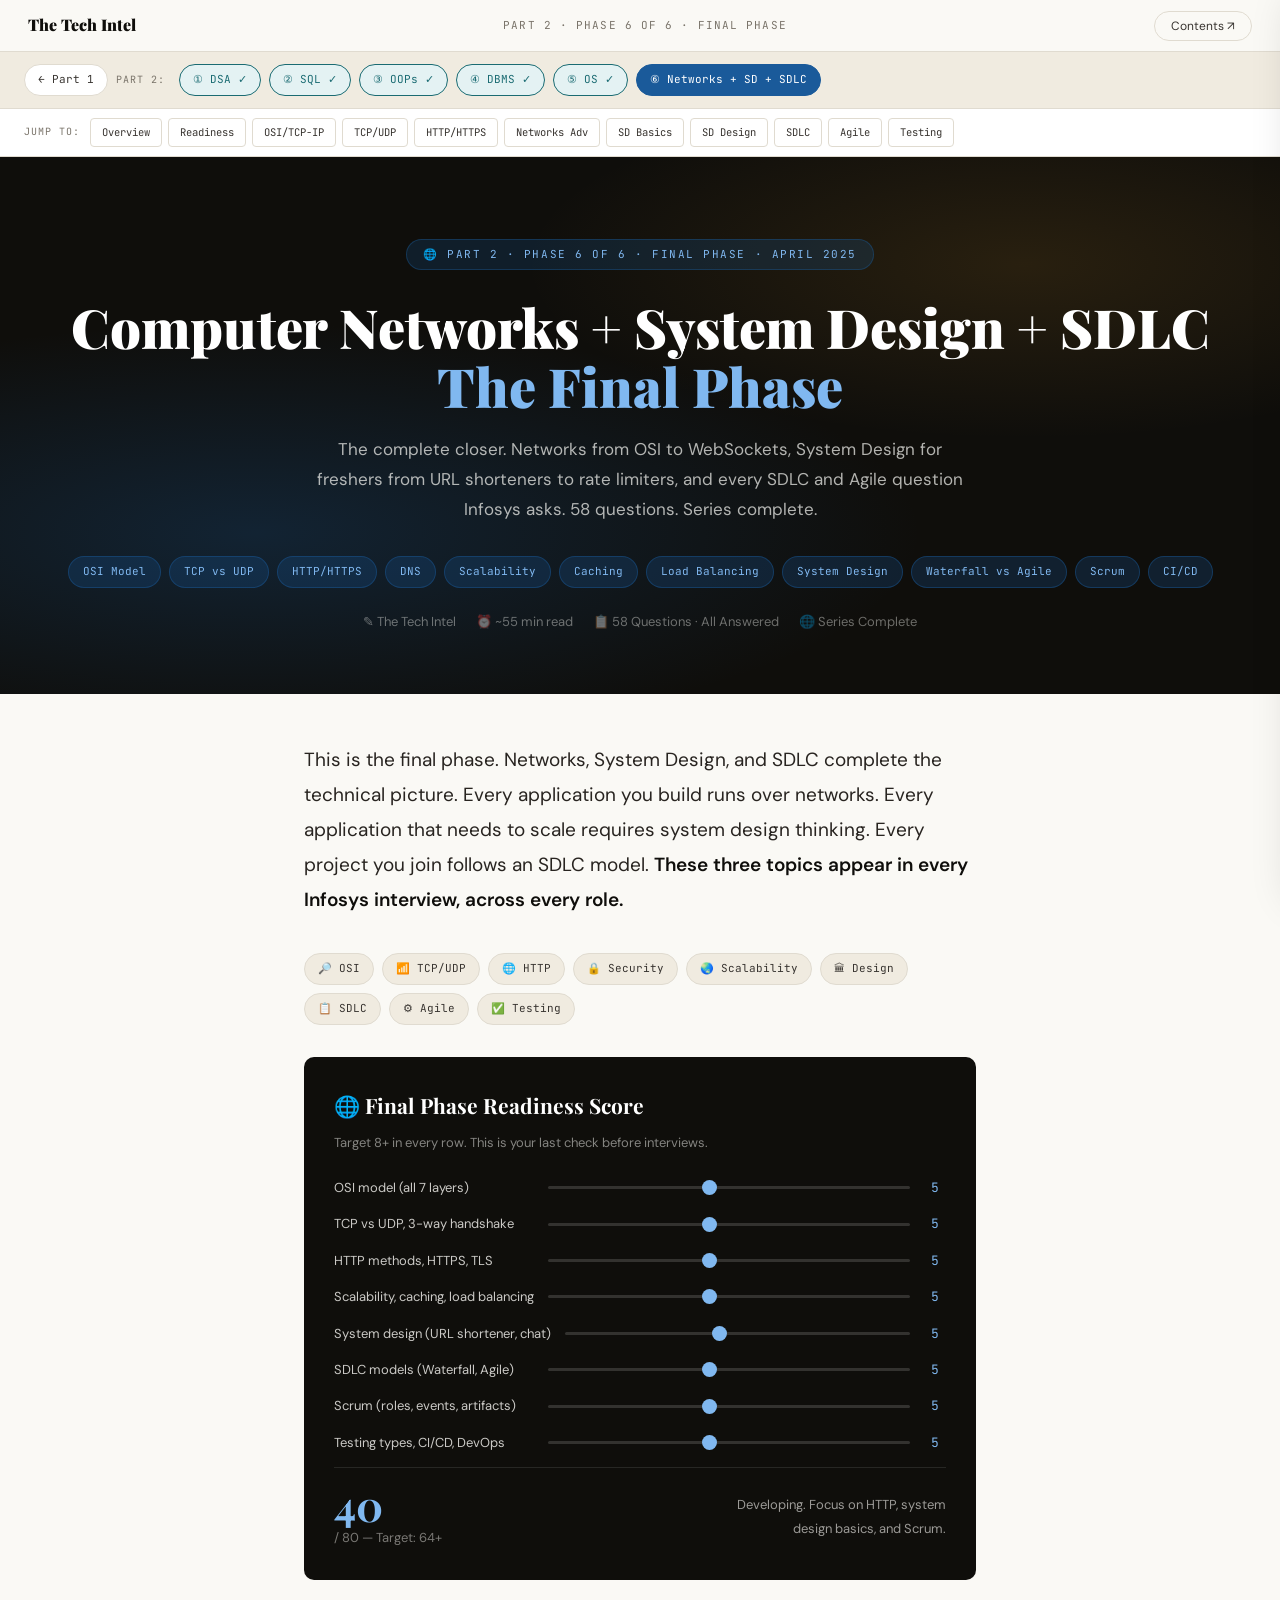
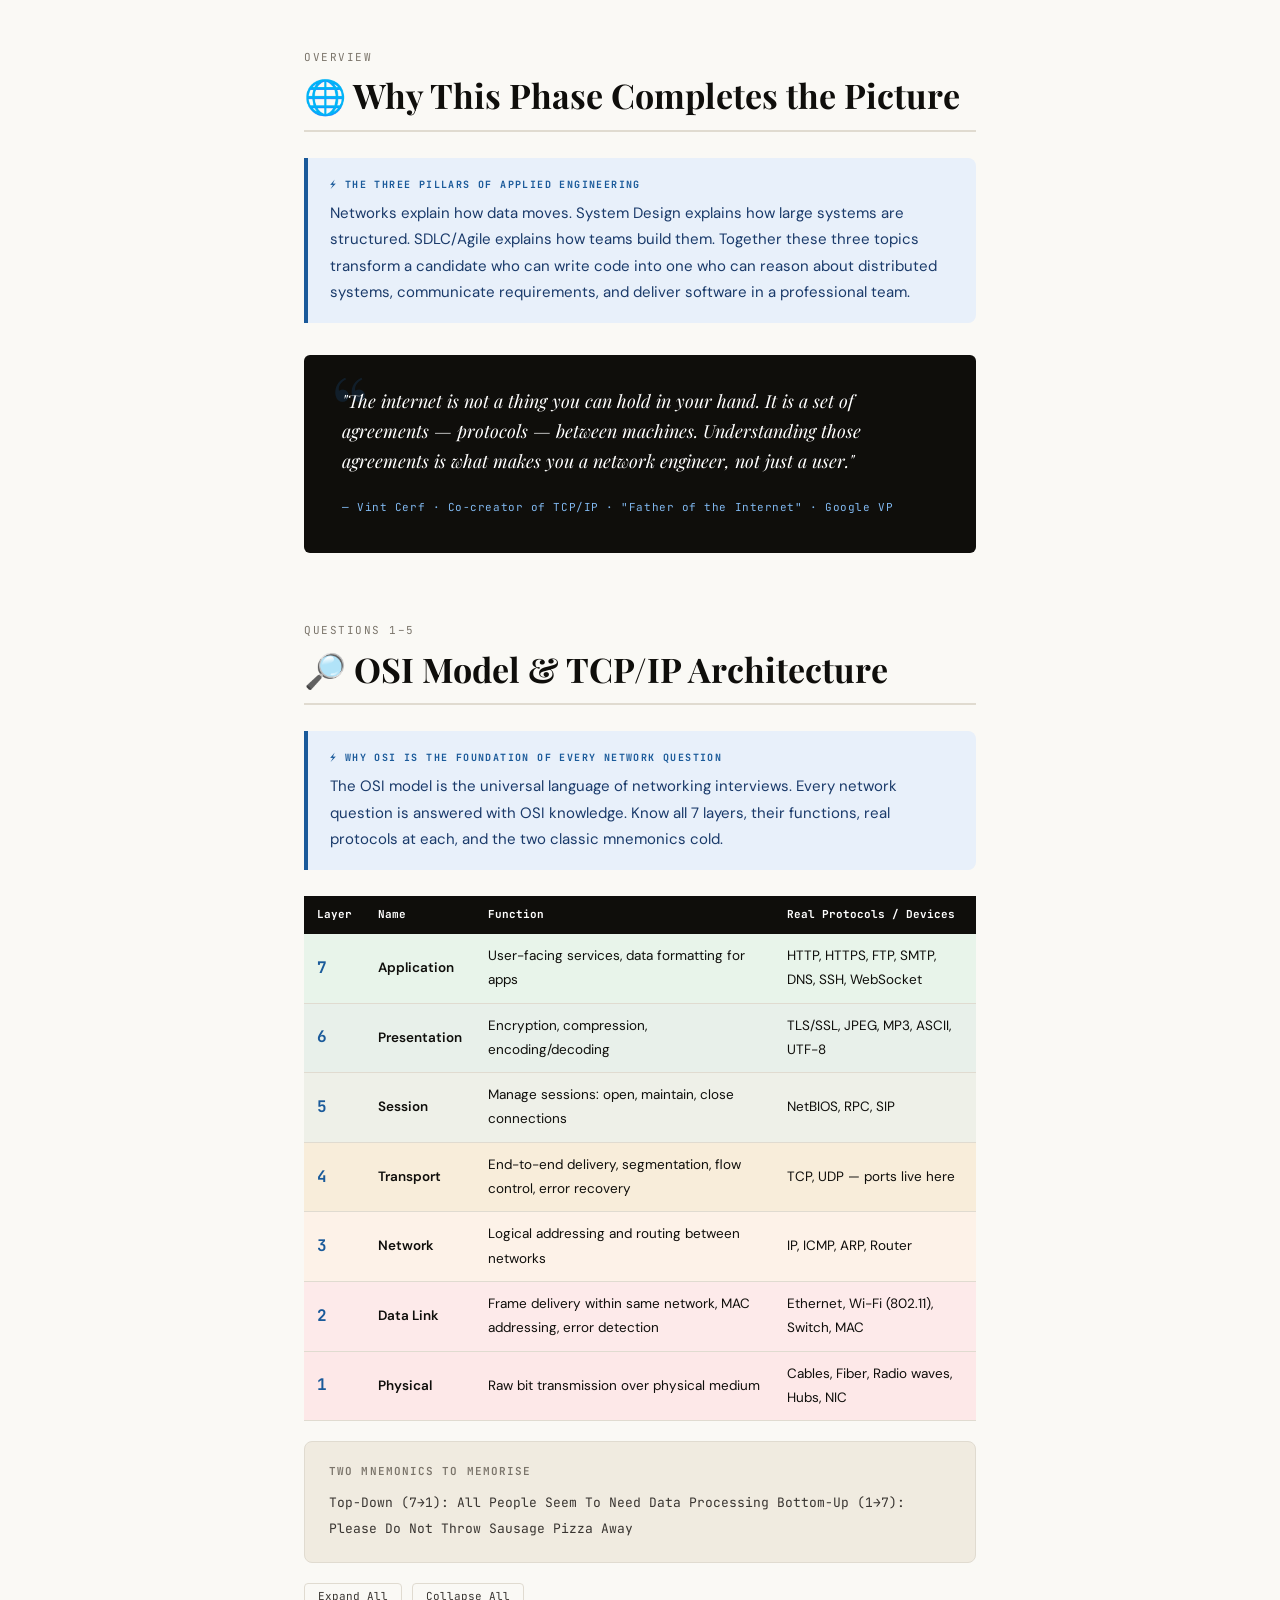
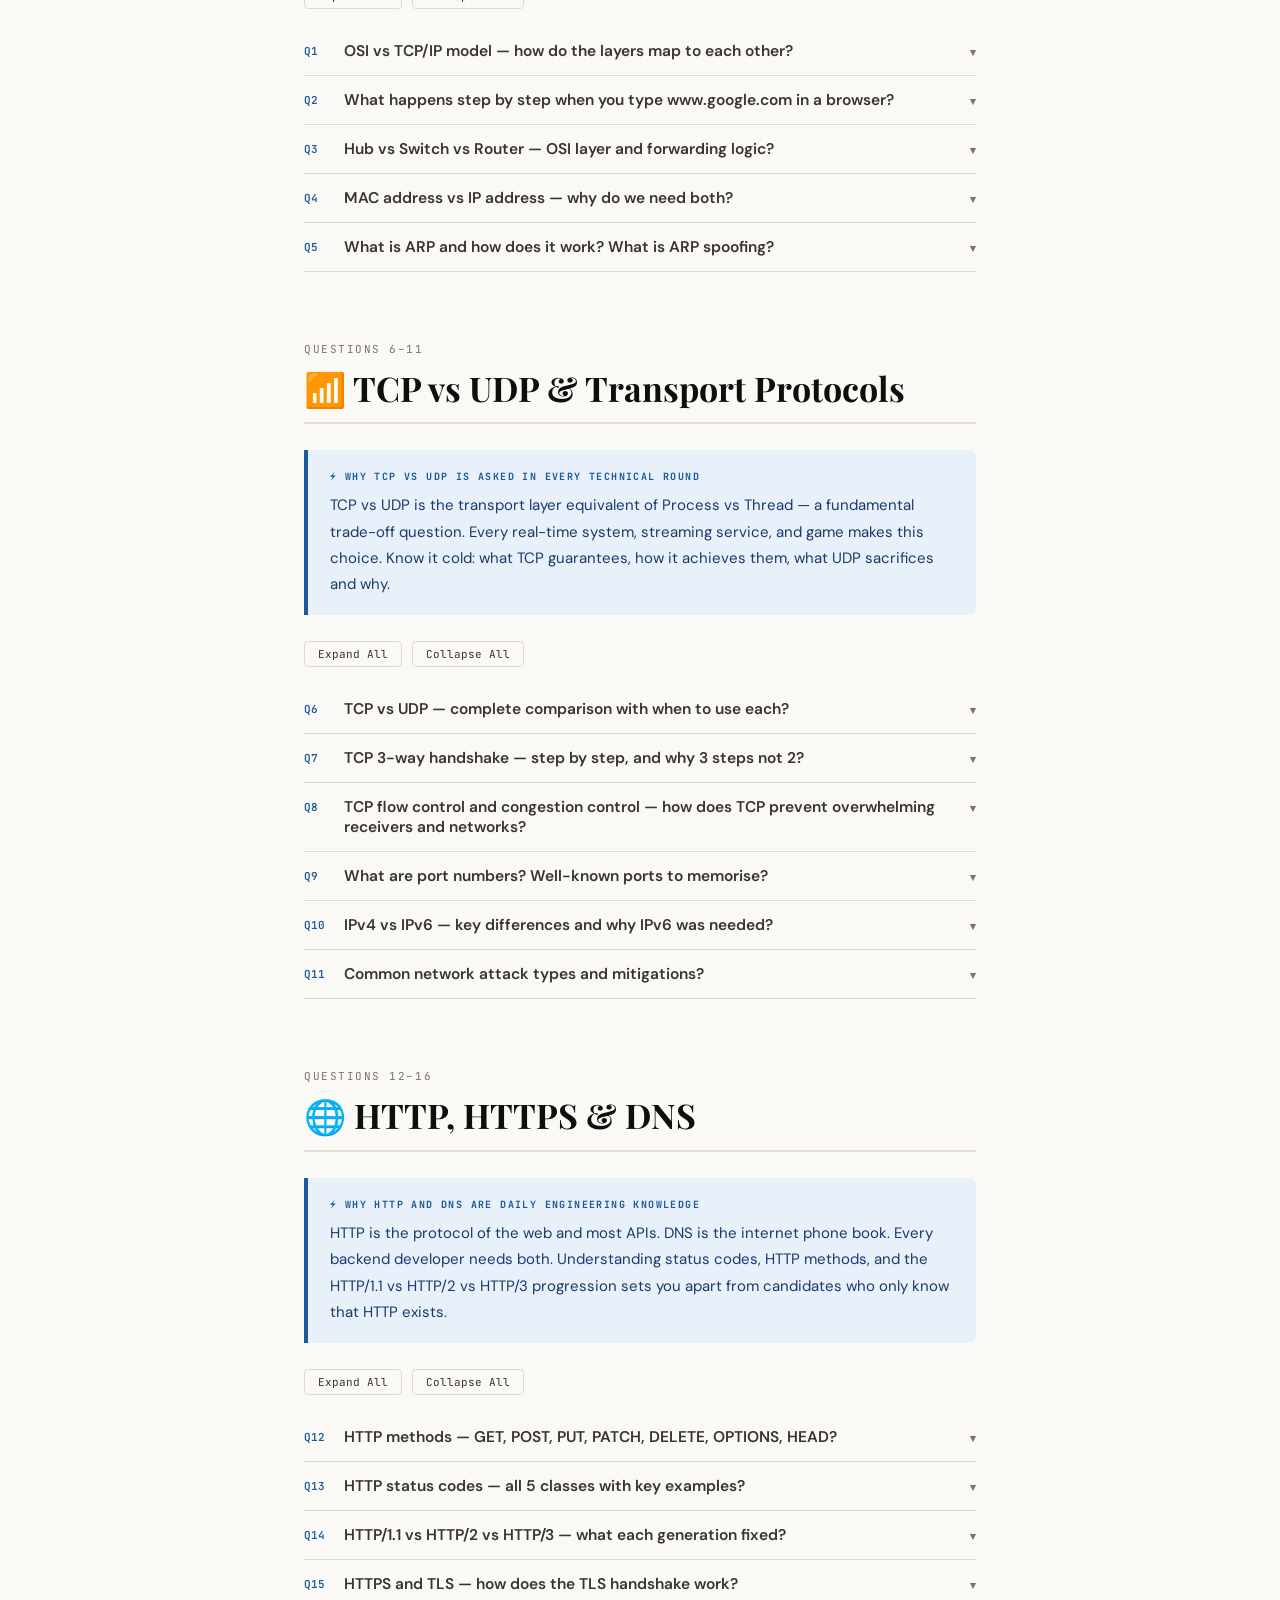
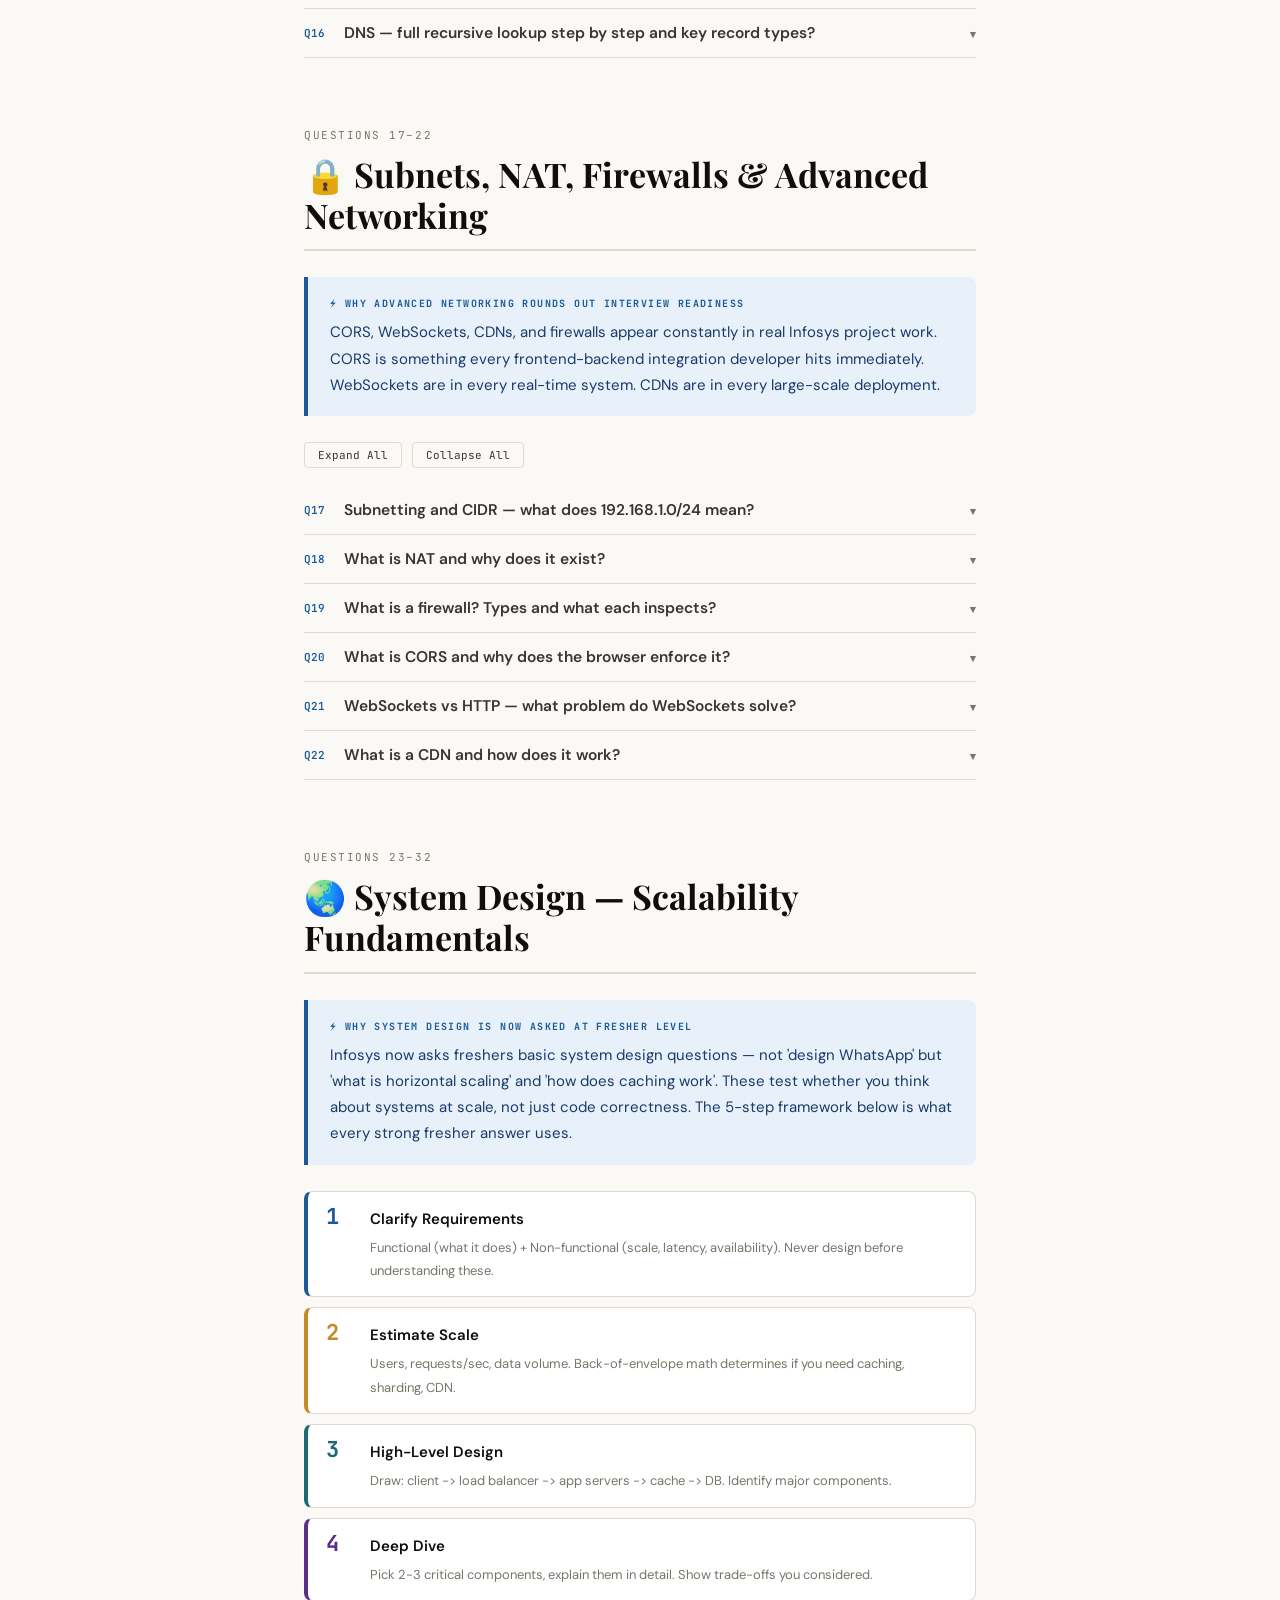
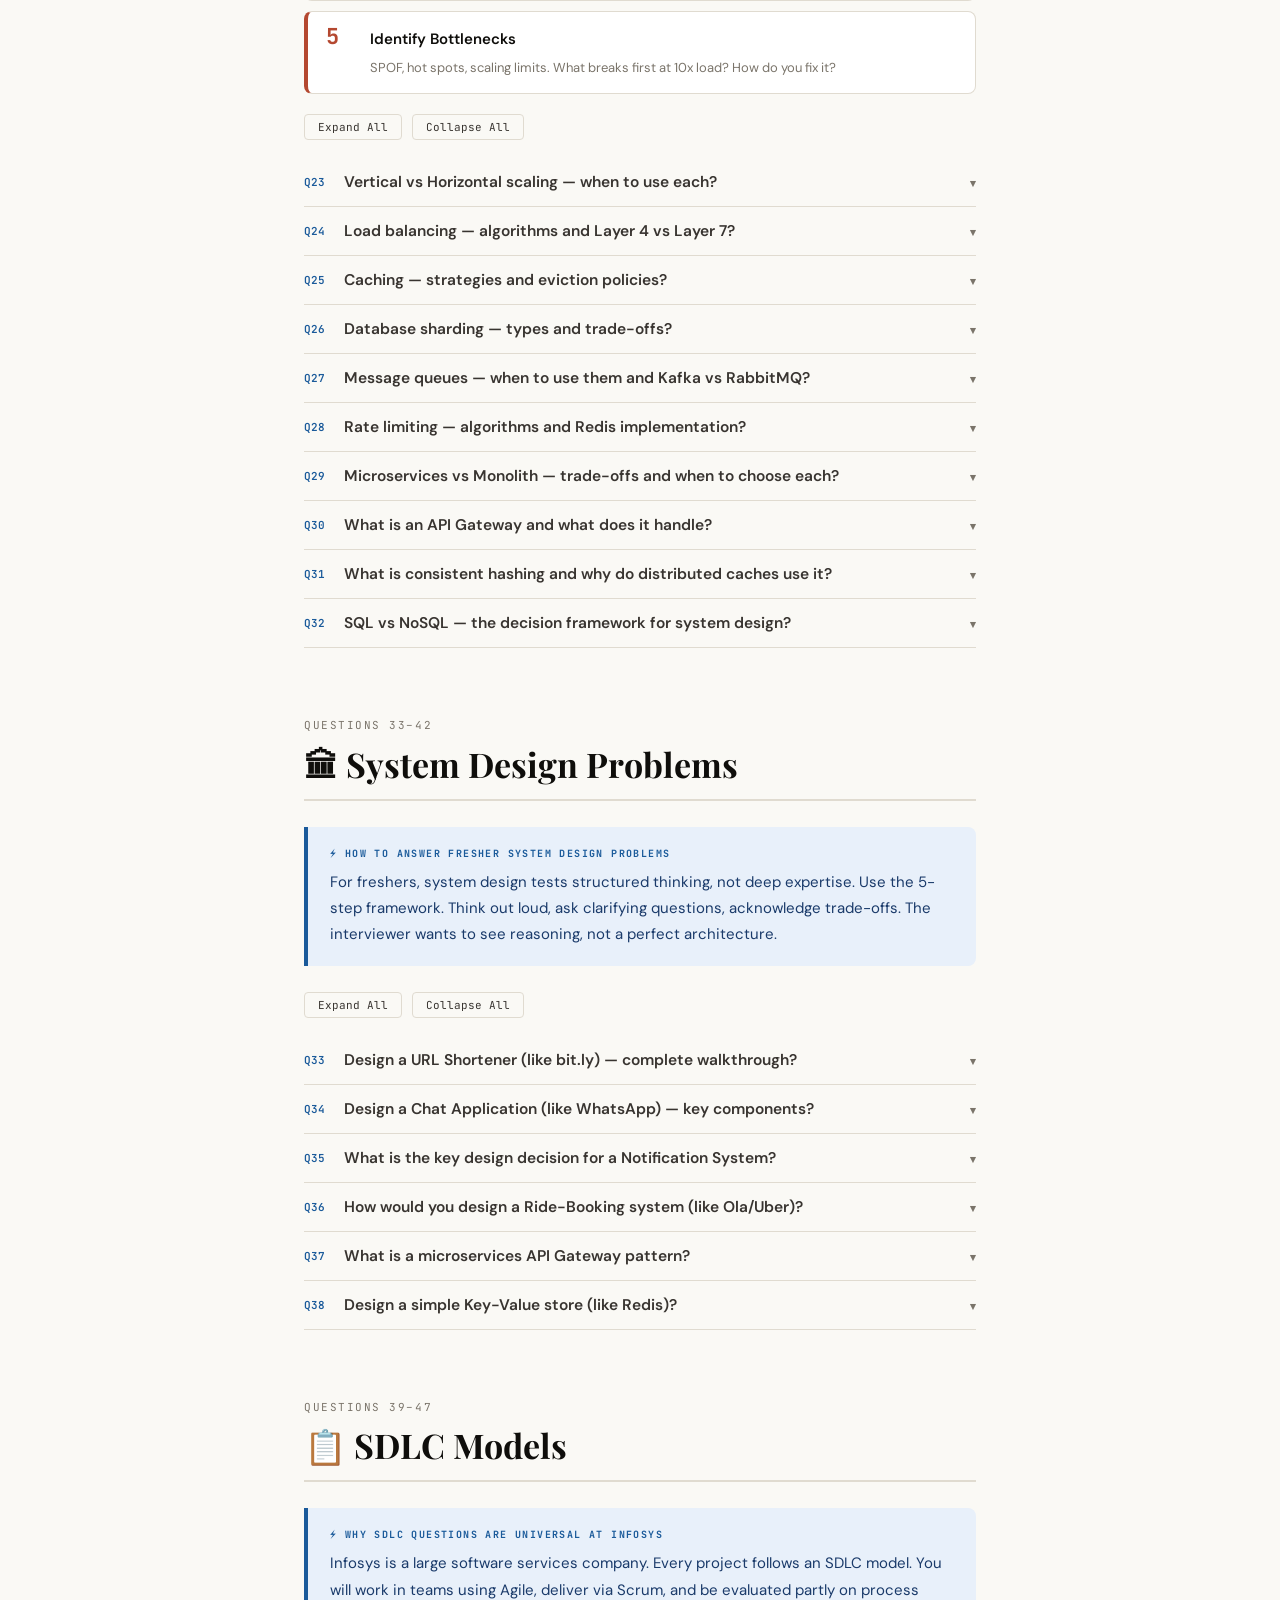
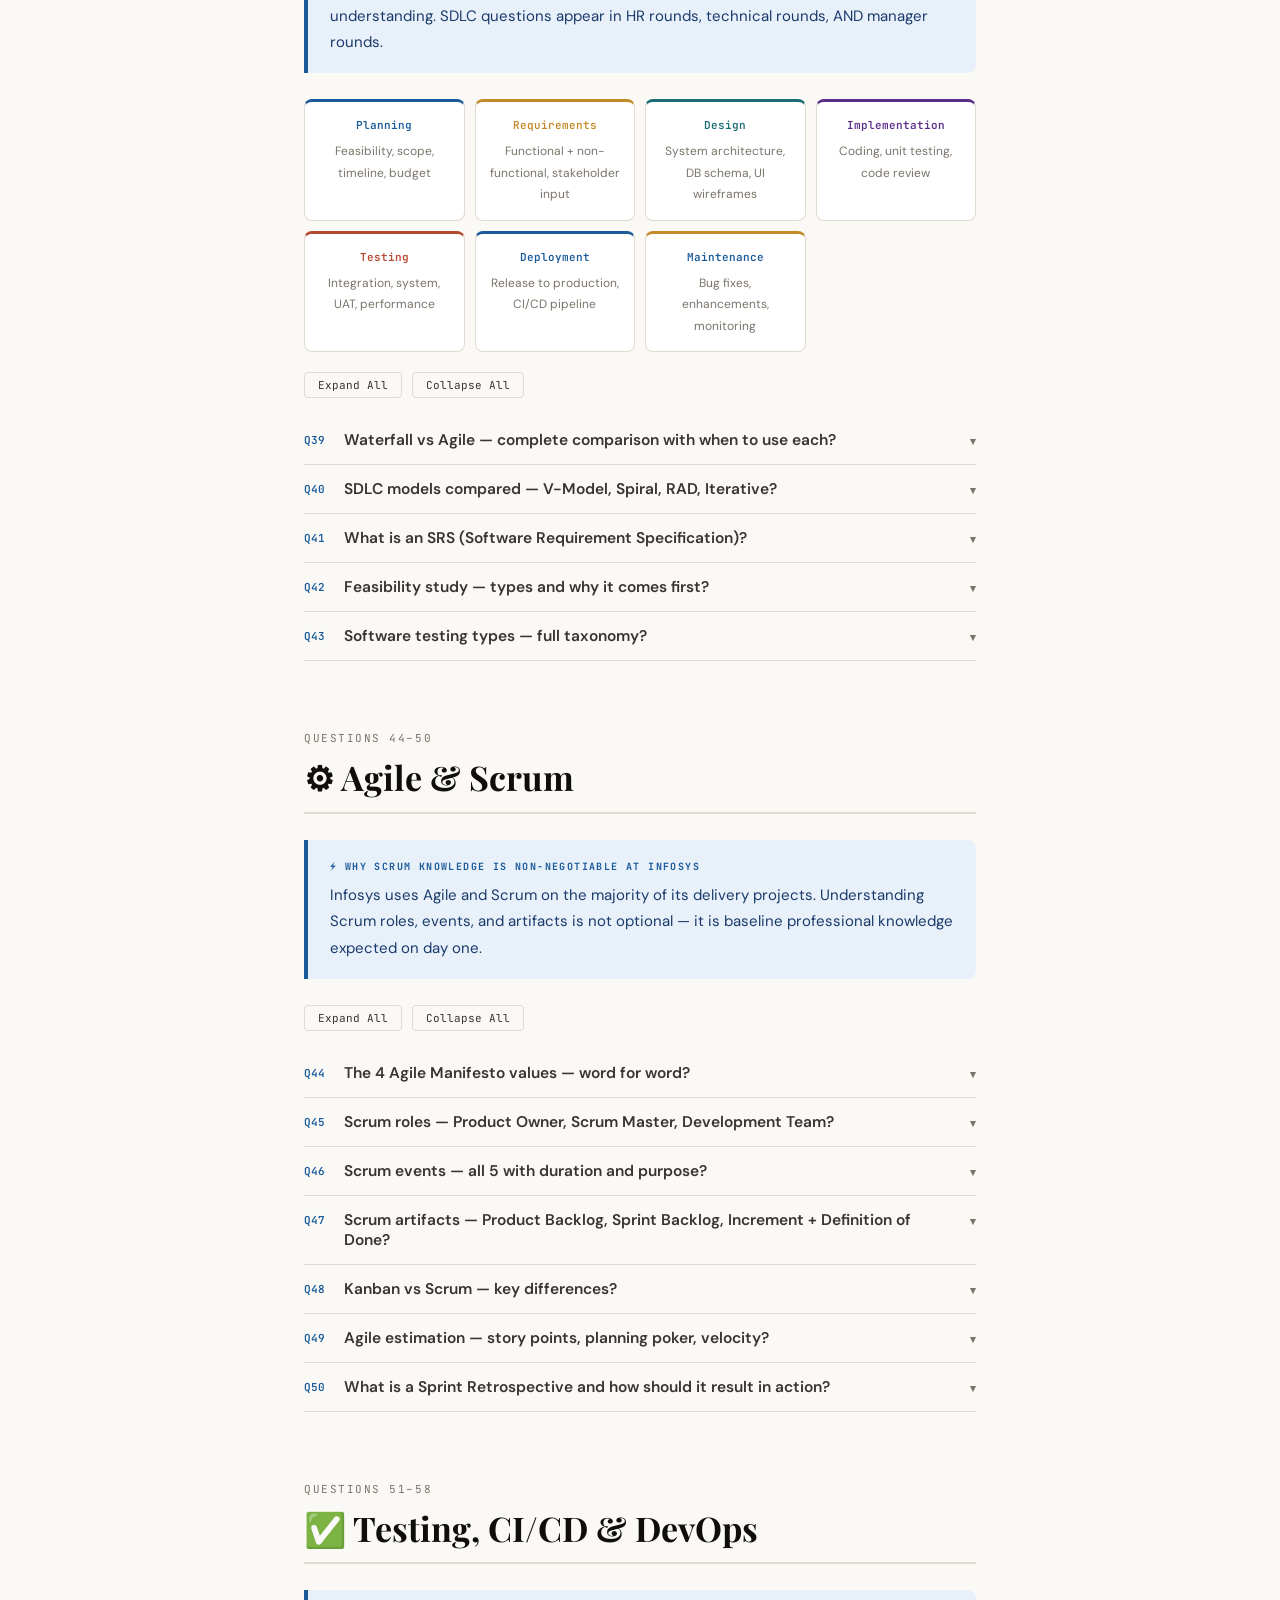
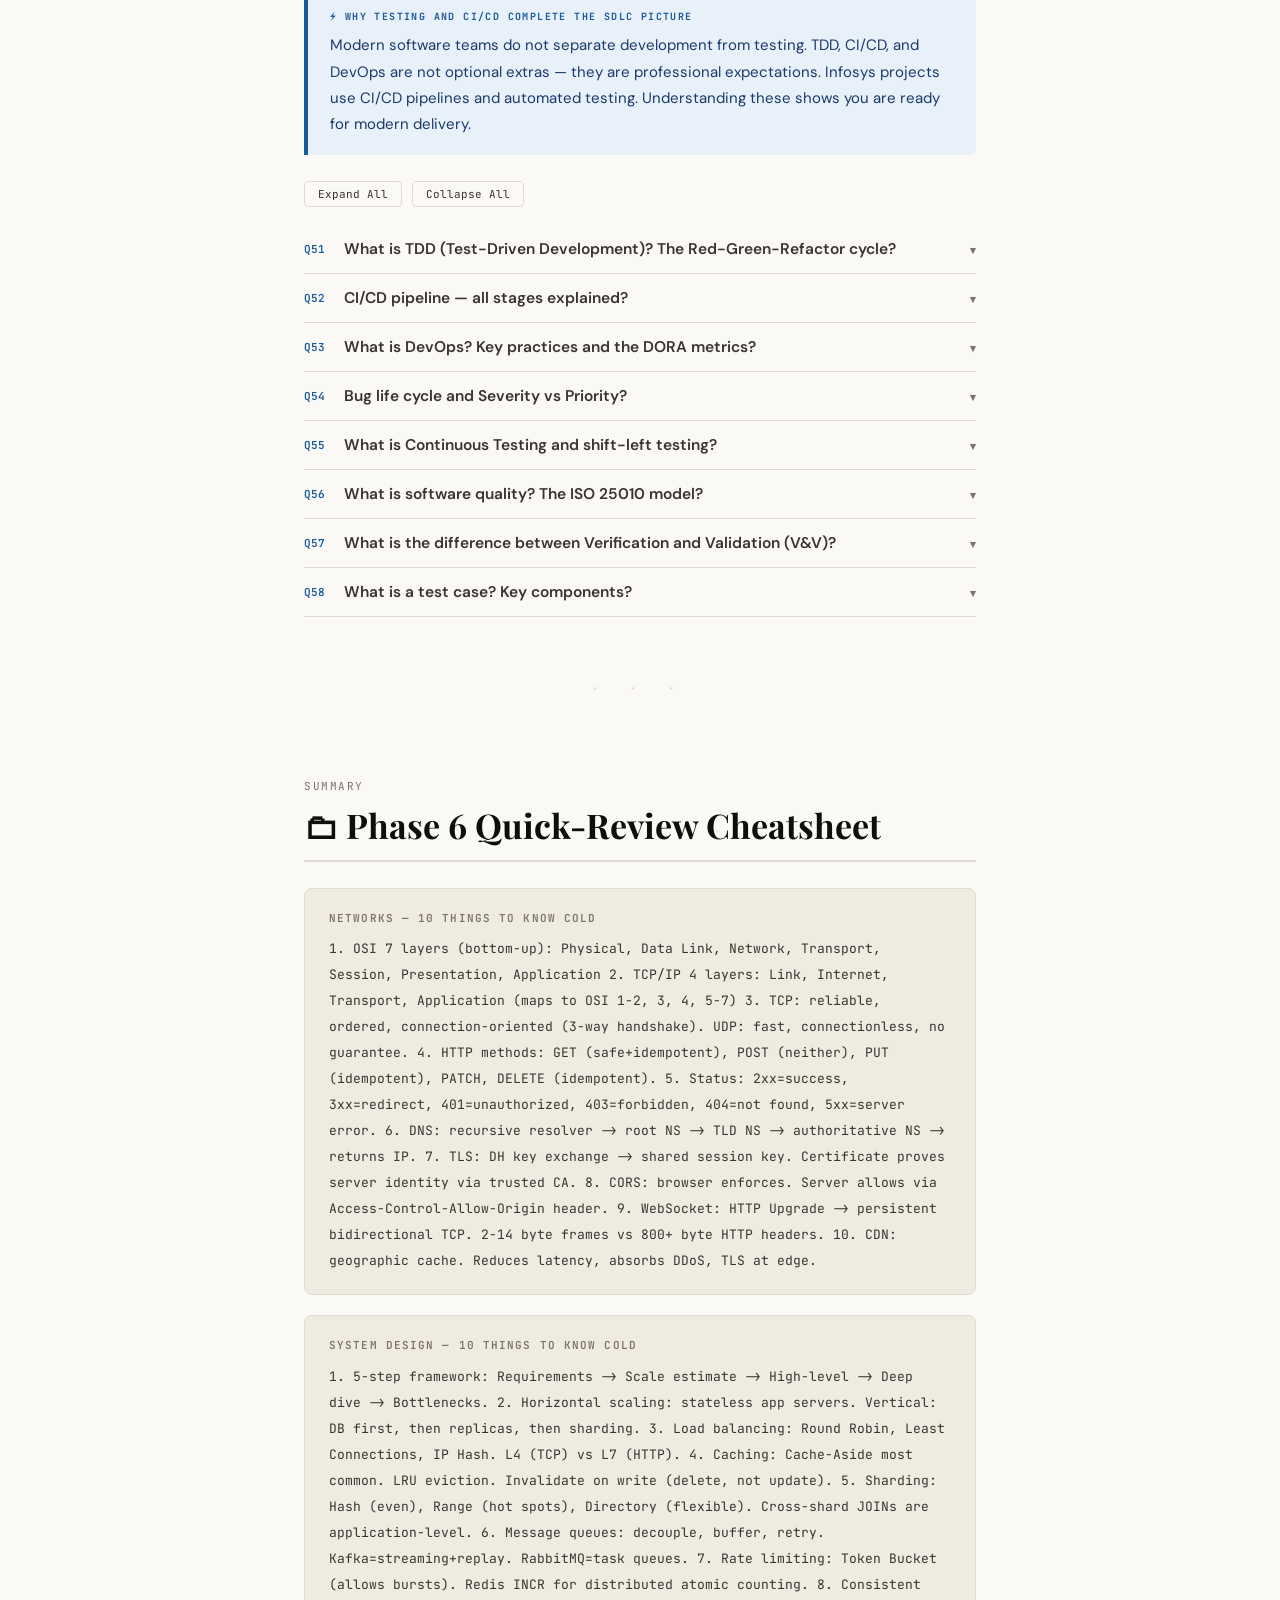
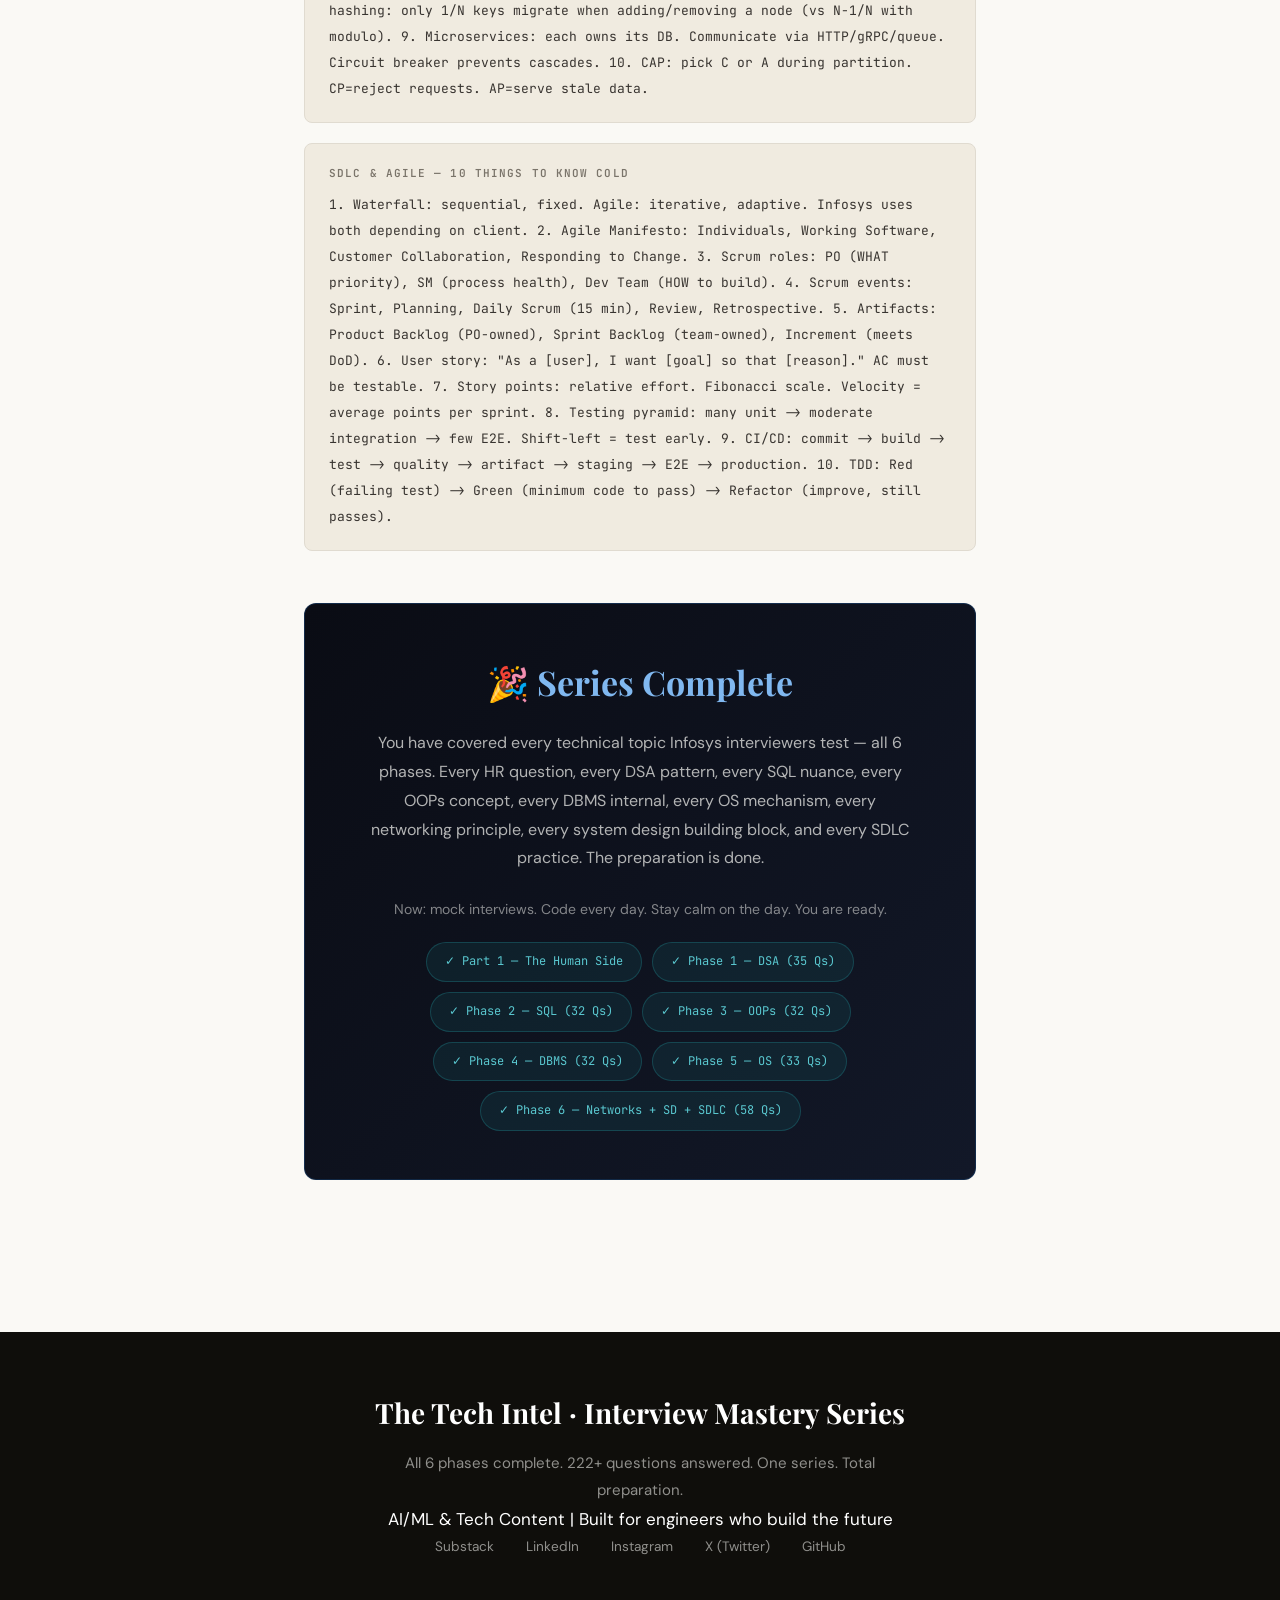
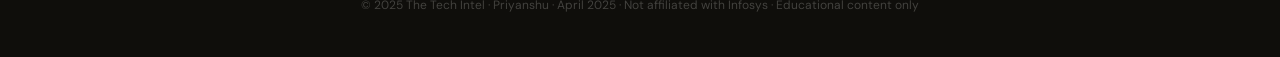
<file: Part_2_Phases/Phase6_final.html>
<!DOCTYPE html>
<html lang="en">
<head>
<meta charset="UTF-8">
<meta name="viewport" content="width=device-width, initial-scale=1.0">
<title>IT Interview 2025 — Part 2, Phase 6: Networks + System Design + SDLC | The Tech Intel</title>
<meta name="description" content="The final phase: Computer Networks (OSI, TCP/UDP, HTTP/HTTPS, DNS), System Design for freshers, and SDLC/Agile — every question answered with depth. Phase 6 of 6.">
<meta name="keywords" content="computer networks interview questions 2025, OSI model interview, TCP vs UDP interview, HTTP HTTPS interview, DNS interview questions, system design fresher interview, URL shortener design interview, SDLC Agile interview questions, Scrum interview questions, Infosys networks questions freshers">
<link rel="preconnect" href="https://fonts.googleapis.com">
<link href="https://fonts.googleapis.com/css2?family=Playfair+Display:ital,wght@0,700;0,900;1,700&family=DM+Sans:wght@300;400;500;600&family=JetBrains+Mono:wght@400;600&display=swap" rel="stylesheet">
<style>
:root{
  --ink:#0f0e0b;--paper:#faf9f5;--cream:#f0ebe0;
  --a:#1a5a9a;--ap:#e8f0fa;--am:#2472c0;
  --gold:#c48a28;--gp:#f8edda;
  --teal:#1a6b72;--tp:#e4f2f3;
  --rust:#b44830;--rp:#fdf0ec;
  --v:#5a2d8a;--vp:#f0ebfc;
  --green:#2d7a35;--greenp:#edf7ee;
  --slate:#383430;--muted:#7a746a;--border:#e0dbd0;--wh:#fff;
}
*,*::before,*::after{box-sizing:border-box;margin:0;padding:0}
body{font-family:"DM Sans",system-ui,sans-serif;background:var(--paper);color:var(--ink);line-height:1.8;font-size:17px}
#bar{position:fixed;top:0;left:0;height:3px;background:linear-gradient(90deg,var(--a),var(--am),var(--gold));width:0%;z-index:999;transition:width .08s}
.nav{position:sticky;top:0;z-index:200;background:rgba(250,249,245,.96);backdrop-filter:blur(12px);border-bottom:1px solid var(--border);display:flex;align-items:center;justify-content:space-between;padding:0 28px;height:52px}
.nav-brand{font-family:"Playfair Display",serif;font-weight:900;font-size:16px}
.nav-center{font-family:"JetBrains Mono",monospace;font-size:11px;color:var(--muted);letter-spacing:.1em;text-transform:uppercase}
.nav-btn{padding:6px 16px;border:1px solid var(--border);border-radius:20px;font-size:12px;cursor:pointer;background:none;color:var(--slate);font-family:"DM Sans",sans-serif;transition:all .2s}
.nav-btn:hover{background:var(--ink);color:var(--wh);border-color:var(--ink)}
#ov{display:none;position:fixed;inset:0;background:rgba(15,14,11,.55);z-index:300}
#drawer{position:fixed;right:-380px;top:0;bottom:0;width:360px;background:var(--wh);z-index:400;padding:28px 22px;overflow-y:auto;transition:right .3s cubic-bezier(.4,0,.2,1);box-shadow:-8px 0 40px rgba(0,0,0,.14)}
#drawer.open{right:0}
.dr-close{position:absolute;top:18px;right:18px;background:none;border:none;font-size:22px;cursor:pointer;color:var(--muted)}
.dr-title{font-family:"Playfair Display",serif;font-size:20px;font-weight:700;margin:6px 0 22px}
.tg{margin-bottom:22px}
.tg-label{font-size:10px;letter-spacing:.14em;text-transform:uppercase;color:var(--muted);font-weight:600;margin-bottom:8px;padding-bottom:6px;border-bottom:1px solid var(--border);display:block;font-family:"JetBrains Mono",monospace}
.tg a{display:block;font-size:13.5px;color:var(--slate);text-decoration:none;padding:5px 8px;border-radius:5px;border-left:2px solid transparent;transition:all .2s}
.tg a:hover,.tg a.active{color:var(--a);border-left-color:var(--a);background:var(--ap)}
.hero{background:var(--ink);color:var(--wh);padding:80px 24px 60px;text-align:center;position:relative;overflow:hidden}
.hero::after{content:"";position:absolute;inset:0;background:radial-gradient(ellipse 80% 60% at 20% 70%,rgba(26,90,154,.28) 0%,transparent 65%),radial-gradient(ellipse 60% 50% at 80% 20%,rgba(196,138,40,.14) 0%,transparent 65%);pointer-events:none}
.hero-ph{display:inline-flex;align-items:center;gap:8px;background:rgba(26,90,154,.22);border:1px solid rgba(26,90,154,.4);color:#80b8f0;font-family:"JetBrains Mono",monospace;font-size:11px;letter-spacing:.14em;text-transform:uppercase;padding:5px 16px;border-radius:20px;margin-bottom:28px;position:relative;z-index:1}
.hero h1{font-family:"Playfair Display",serif;font-size:clamp(30px,4.5vw,54px);font-weight:900;line-height:1.08;margin-bottom:20px;position:relative;z-index:1}
.hero h1 em{font-style:normal;color:#80b8f0}
.hero-sub{font-size:17px;color:rgba(250,249,245,.7);max-width:660px;margin:0 auto 32px;line-height:1.75;position:relative;z-index:1}
.hero-chips{display:flex;flex-wrap:wrap;gap:8px;justify-content:center;position:relative;z-index:1}
.chip{font-family:"JetBrains Mono",monospace;font-size:11px;padding:5px 14px;border-radius:20px;border:1px solid rgba(255,255,255,.12);background:rgba(255,255,255,.06);color:rgba(250,249,245,.75)}
.chip.on{background:rgba(26,90,154,.25);border-color:rgba(26,90,154,.45);color:#80b8f0}
.hero-meta{display:flex;flex-wrap:wrap;gap:6px 20px;justify-content:center;font-size:13px;color:rgba(250,249,245,.4);margin-top:22px;position:relative;z-index:1}
.pstrip{background:var(--cream);border-bottom:1px solid var(--border);padding:12px 24px;overflow-x:auto;white-space:nowrap;display:flex;gap:8px;align-items:center}
.pl{font-family:"JetBrains Mono",monospace;font-size:10px;color:var(--muted);letter-spacing:.1em;text-transform:uppercase;margin-right:6px;flex-shrink:0}
.pb{font-family:"JetBrains Mono",monospace;font-size:11px;padding:5px 13px;border-radius:20px;border:1px solid var(--border);background:var(--wh);color:var(--slate);white-space:nowrap;transition:all .2s;text-decoration:none;display:inline-block}
.pb.done{background:var(--tp);border-color:var(--teal);color:var(--teal)}
.pb.now{background:var(--a);color:var(--wh);border-color:var(--a)}
.main{max-width:720px;margin:0 auto;padding:0 24px 100px}
.pills{display:flex;flex-wrap:wrap;gap:8px;margin:36px 0 28px}
.pill{font-size:11px;font-family:"JetBrains Mono",monospace;padding:5px 13px;border-radius:20px;border:1px solid var(--border);background:var(--cream);color:var(--slate);text-decoration:none;transition:all .2s}
.pill:hover{background:var(--a);color:var(--wh);border-color:var(--a)}
.sh{margin:68px 0 26px;padding-bottom:14px;border-bottom:2px solid var(--border)}
.sh-eye{font-family:"JetBrains Mono",monospace;font-size:11px;letter-spacing:.14em;text-transform:uppercase;color:var(--muted);margin-bottom:8px}
.sh h2{font-family:"Playfair Display",serif;font-size:clamp(24px,3.5vw,34px);font-weight:700;line-height:1.2}
.why{border-left:4px solid var(--a);background:var(--ap);padding:18px 22px;border-radius:0 8px 8px 0;margin:26px 0}
.why-l{font-family:"JetBrains Mono",monospace;font-size:10px;letter-spacing:.14em;text-transform:uppercase;color:var(--a);font-weight:700;margin-bottom:6px}
.why p{font-size:15px;color:#1a3a6a;margin:0;line-height:1.75}
.qb{background:var(--ink);color:var(--wh);padding:32px 38px;margin:32px 0;border-radius:6px;position:relative}
.qb::before{content:"\201C";font-family:"Playfair Display",serif;font-size:96px;color:rgba(26,90,154,.22);position:absolute;top:4px;left:26px;line-height:1}
.qb blockquote{font-family:"Playfair Display",serif;font-size:18px;font-style:italic;line-height:1.65;position:relative;margin-bottom:14px}
.qb cite{font-family:"JetBrains Mono",monospace;font-size:11px;color:#80b8f0;letter-spacing:.05em;font-style:normal}
.formula{background:var(--cream);border:1px solid var(--border);border-radius:8px;padding:20px 24px;margin:20px 0}
.f-l{font-size:11px;letter-spacing:.1em;text-transform:uppercase;color:var(--muted);font-weight:600;margin-bottom:8px;display:block;font-family:"JetBrains Mono",monospace}
.f-b{font-family:"JetBrains Mono",monospace;font-size:13px;line-height:2;color:var(--slate)}
.tbl{width:100%;border-collapse:collapse;margin:18px 0;font-size:14px}
.tbl th{background:var(--ink);color:var(--wh);padding:9px 13px;text-align:left;font-family:"JetBrains Mono",monospace;font-size:11px;letter-spacing:.04em;font-weight:400}
.tbl td{padding:9px 13px;border-bottom:1px solid var(--border);vertical-align:top;line-height:1.55}
.tbl tr:nth-child(even) td{background:var(--cream)}
.tbl td code{font-family:"JetBrains Mono",monospace;background:var(--cream);padding:1px 6px;border-radius:3px;font-size:12px;border:1px solid var(--border)}
.osi-table{width:100%;border-collapse:collapse;margin:18px 0;font-size:13.5px}
.osi-table th{background:var(--ink);color:var(--wh);padding:9px 13px;font-family:"JetBrains Mono",monospace;font-size:11px;text-align:left}
.osi-table td{padding:10px 13px;border-bottom:1px solid var(--border);vertical-align:middle}
.osi-table .L7{background:#e8f4ea}.osi-table .L6{background:#e8f0ea}.osi-table .L5{background:#eef0e8}
.osi-table .L4{background:#f8edda}.osi-table .L3{background:#fdf2e8}.osi-table .L2{background:#fdeaea}.osi-table .L1{background:#fde8e8}
.osi-num{font-family:"JetBrains Mono",monospace;font-weight:700;font-size:16px;color:var(--a)}
.sd-steps{display:flex;flex-direction:column;gap:10px;margin:20px 0}
.sd-step{display:flex;gap:16px;align-items:flex-start;background:var(--wh);border:1px solid var(--border);border-radius:8px;padding:14px 18px;border-left:4px solid var(--a)}
.sd-step:nth-child(2){border-left-color:var(--gold)}
.sd-step:nth-child(3){border-left-color:var(--teal)}
.sd-step:nth-child(4){border-left-color:var(--v)}
.sd-step:nth-child(5){border-left-color:var(--rust)}
.sd-num{font-family:"JetBrains Mono",monospace;font-size:22px;font-weight:700;color:var(--a);line-height:1;flex-shrink:0;width:28px}
.sd-step:nth-child(2) .sd-num{color:var(--gold)}
.sd-step:nth-child(3) .sd-num{color:var(--teal)}
.sd-step:nth-child(4) .sd-num{color:var(--v)}
.sd-step:nth-child(5) .sd-num{color:var(--rust)}
.sd-c h4{font-size:15px;font-weight:600;margin-bottom:3px}
.sd-c p{font-size:13px;color:var(--muted);margin:0}
.sdlc-phases{display:grid;grid-template-columns:1fr 1fr 1fr 1fr;gap:10px;margin:20px 0}
.sp{background:var(--wh);border:1px solid var(--border);border-radius:8px;padding:14px;border-top:3px solid var(--a);text-align:center}
.sp:nth-child(2){border-top-color:var(--gold)}
.sp:nth-child(3){border-top-color:var(--teal)}
.sp:nth-child(4){border-top-color:var(--v)}
.sp:nth-child(5){border-top-color:var(--rust)}
.sp:nth-child(6){border-top-color:var(--a)}
.sp:nth-child(7){border-top-color:var(--gold)}
.sp h4{font-family:"JetBrains Mono",monospace;font-size:11px;font-weight:600;color:var(--a);margin-bottom:5px}
.sp:nth-child(2) h4{color:var(--gold)}.sp:nth-child(3) h4{color:var(--teal)}.sp:nth-child(4) h4{color:var(--v)}.sp:nth-child(5) h4{color:var(--rust)}
.sp p{font-size:12px;color:var(--muted);margin:0}
.qa-wrap{margin:18px 0}
.qa-cat{font-family:"JetBrains Mono",monospace;font-size:11px;letter-spacing:.1em;text-transform:uppercase;color:var(--muted);padding:14px 0 10px;border-top:1px solid var(--border);margin-top:20px;display:block}
.qa-item{border-bottom:1px solid var(--border)}
.qa-btn{width:100%;display:flex;align-items:flex-start;gap:12px;padding:14px 0;background:none;border:none;cursor:pointer;text-align:left;font-family:"DM Sans",sans-serif;font-size:15.5px;font-weight:600;color:var(--slate);transition:color .2s}
.qa-btn:hover{color:var(--a)}
.qa-num{font-family:"JetBrains Mono",monospace;font-size:11px;color:var(--a);font-weight:600;min-width:28px;padding-top:3px;flex-shrink:0}
.qa-icon{margin-left:auto;font-size:11px;color:var(--muted);transition:transform .3s;flex-shrink:0;padding-top:4px}
.qa-btn.open .qa-icon{transform:rotate(180deg)}
.qa-body{max-height:0;overflow:hidden;transition:max-height .45s ease;padding-left:40px}
.qa-body.open{max-height:3500px;padding-bottom:18px}
.qa-body p,.qa-body li{font-size:15px;color:var(--slate);line-height:1.78}
.qa-body ul,.qa-body ol{padding-left:20px;margin:8px 0}
.qa-body li{margin-bottom:5px}
.qa-body strong{color:var(--ink)}
.qa-body code{font-family:"JetBrains Mono",monospace;background:var(--cream);padding:1px 6px;border-radius:3px;font-size:12.5px;border:1px solid var(--border);color:var(--ink)}
.qa-body pre{background:#1a1815;color:#ddd8ce;padding:18px 20px;border-radius:8px;font-family:"JetBrains Mono",monospace;font-size:12.5px;line-height:1.9;margin:12px 0;overflow-x:auto}
.qa-body table{width:100%;border-collapse:collapse;font-size:13px;margin:12px 0}
.qa-body th{background:var(--cream);padding:8px 11px;border:1px solid var(--border);text-align:left;font-weight:600;font-size:12px}
.qa-body td{padding:8px 11px;border:1px solid var(--border);vertical-align:top;line-height:1.55}
.qa-body .tip{background:var(--ap);border-left:3px solid var(--a);padding:10px 14px;margin-top:12px;font-size:14px;border-radius:0 5px 5px 0;color:#1a3a6a}
.qa-body .note{background:var(--gp);border-left:3px solid var(--gold);padding:10px 14px;margin-top:10px;font-size:14px;border-radius:0 5px 5px 0;color:#5a4010}
.qa-body .crit{background:var(--rp);border-left:3px solid var(--rust);padding:10px 14px;margin-top:10px;font-size:14px;border-radius:0 5px 5px 0;color:#6b2a18}
.qa-body .pur{background:var(--vp);border-left:3px solid var(--v);padding:10px 14px;margin-top:10px;font-size:14px;border-radius:0 5px 5px 0;color:#3a1a6a}
.qa-body .teal{background:var(--tp);border-left:3px solid var(--teal);padding:10px 14px;margin-top:10px;font-size:14px;border-radius:0 5px 5px 0;color:#1a4a50}
.qa-body .green{background:var(--greenp);border-left:3px solid var(--green);padding:10px 14px;margin-top:10px;font-size:14px;border-radius:0 5px 5px 0;color:#1a4a20}
.xp{display:flex;gap:10px;margin:12px 0}
.xp-btn{font-family:"JetBrains Mono",monospace;font-size:11px;padding:5px 13px;border:1px solid var(--border);border-radius:4px;cursor:pointer;background:none;color:var(--slate);transition:all .2s}
.xp-btn:hover{background:var(--ap);border-color:var(--a);color:var(--a)}
.assess{background:var(--ink);color:var(--wh);border-radius:10px;padding:30px;margin:32px 0}
.assess h3{font-family:"Playfair Display",serif;font-size:21px;margin-bottom:6px}
.a-sub{font-size:13px;color:rgba(250,249,245,.5);margin-bottom:22px}
.s-row{display:flex;align-items:center;gap:14px;margin-bottom:13px}
.s-lbl{min-width:200px;font-size:13px;color:rgba(250,249,245,.8);flex-shrink:0}
.s-rng{flex:1;-webkit-appearance:none;height:3px;border-radius:2px;background:rgba(255,255,255,.15);outline:none;cursor:pointer}
.s-rng::-webkit-slider-thumb{-webkit-appearance:none;width:15px;height:15px;border-radius:50%;background:#80b8f0;cursor:pointer}
.s-val{min-width:22px;text-align:center;font-family:"JetBrains Mono",monospace;font-size:13px;color:#80b8f0}
.s-tot{border-top:1px solid rgba(255,255,255,.1);padding-top:16px;margin-top:6px;display:flex;align-items:center;justify-content:space-between;flex-wrap:wrap;gap:12px}
.s-sc{font-family:"Playfair Display",serif;font-size:42px;font-weight:700;color:#80b8f0;line-height:1}
.s-of{font-size:13px;color:rgba(250,249,245,.45)}
.s-msg{font-size:13px;color:rgba(250,249,245,.6);max-width:220px;text-align:right}
.div{text-align:center;margin:52px 0;font-size:22px;color:var(--border);letter-spacing:14px}
.series-complete{background:linear-gradient(135deg,#0a0c14,#121828);color:var(--wh);padding:48px 36px;border-radius:12px;margin:52px 0;text-align:center;border:1px solid rgba(26,90,154,.35)}
.series-complete h2{font-family:"Playfair Display",serif;font-size:34px;margin-bottom:16px;color:#80b8f0}
.series-complete p{font-size:16px;color:rgba(250,249,245,.7);max-width:540px;margin:0 auto 24px}
.phase-badges{display:flex;flex-wrap:wrap;gap:10px;justify-content:center;margin-top:20px}
.badge{font-family:"JetBrains Mono",monospace;font-size:12px;padding:8px 18px;border-radius:20px;border:1px solid rgba(26,90,154,.4);background:rgba(26,90,154,.15);color:#80b8f0}
.badge.done{border-color:rgba(26,107,114,.5);background:rgba(26,107,114,.18);color:#5ac8d0}
.footer{background:var(--ink);color:var(--wh);text-align:center;padding:56px 24px 40px}
.footer h2{font-family:"Playfair Display",serif;font-size:28px;margin-bottom:12px}
.footer p{color:rgba(250,249,245,.55);font-size:15px;max-width:480px;margin:0 auto}
.footer-small{font-size:12px;color:rgba(250,249,245,.22);margin-top:36px}
.footer-links{display:flex;gap:2rem;justify-content:center;flex-wrap:wrap;margin-bottom:2rem}
.footer-links a{color:rgba(250,249,245,.55);text-decoration:none;font-size:0.85rem;transition:color 0.2s}
.footer-links a:hover{color:var(--gold)}
/* Section strip */
.sec-strip{background:#fff;border-bottom:1px solid var(--border);padding:9px 24px;overflow-x:auto;white-space:nowrap;display:flex;gap:6px;align-items:center;scrollbar-width:none}
.sec-strip::-webkit-scrollbar{display:none}
.ss-lbl{font-family:"JetBrains Mono",monospace;font-size:10px;color:var(--muted);letter-spacing:.1em;text-transform:uppercase;margin-right:4px;flex-shrink:0}
.ss-btn{font-family:"JetBrains Mono",monospace;font-size:10.5px;padding:4px 11px;border-radius:4px;border:1px solid var(--border);background:transparent;color:var(--slate);white-space:nowrap;transition:all .18s;text-decoration:none;display:inline-block}
.ss-btn:hover{background:var(--ink);color:#fff;border-color:var(--ink)}
p{margin-bottom:16px}strong{font-weight:600;color:var(--ink)}ul,ol{padding-left:22px;margin-bottom:14px}li{margin-bottom:5px}.lead{font-size:19px;line-height:1.85;color:#282420}
@media(max-width:620px){.hero{padding:54px 18px 46px}.nav-phase{display:none}body{font-size:16px}#drawer{width:100%;right:-100%}.sdlc-phases{grid-template-columns:1fr 1fr}.s-lbl{min-width:130px}}
</style>
</head>
<body>
<div id="bar"></div>
<div id="ov" onclick="closeDrawer()"></div>
<div id="drawer">
  <button class="dr-close" onclick="closeDrawer()">&#x2715;</button>
  <div class="dr-title">Phase 6 &#8212; Contents</div>
  <div class="tg"><span class="tg-label">Overview</span>
    <a href="#overview">Why This Phase Completes You</a>
    <a href="#assess">Readiness Check</a></div>
  <div class="tg"><span class="tg-label">Computer Networks (Q1&#8211;Q22)</span>
    <a href="#q-osi">OSI Model &amp; TCP/IP</a>
    <a href="#q-tcp">TCP vs UDP &amp; Protocols</a>
    <a href="#q-http">HTTP, HTTPS &amp; DNS</a>
    <a href="#q-net-adv">Subnets, Firewalls, CDN</a></div>
  <div class="tg"><span class="tg-label">System Design (Q23&#8211;Q42)</span>
    <a href="#q-sd-basics">Scalability Fundamentals</a>
    <a href="#q-sd-design">Design Problems</a></div>
  <div class="tg"><span class="tg-label">SDLC &amp; Agile (Q43&#8211;Q58)</span>
    <a href="#q-sdlc">SDLC Models</a>
    <a href="#q-agile">Agile &amp; Scrum</a>
    <a href="#q-testing">Testing &amp; DevOps</a></div>
</div>

<nav class="nav">
  <span class="nav-brand">The Tech Intel</span>
  <span class="nav-center">Part 2 &middot; Phase 6 of 6 &middot; Final Phase</span>
  <button class="nav-btn" onclick="openDrawer()">Contents &#x2197;</button>
</nav>
<div class="pstrip">
  <a href="../index.html" class="pb">&#8592; Part 1</a>
  <span class="pl">Part 2:</span>
  <a href="./Phase1_dsa.html" class="pb done">&#9312; DSA &#x2713;</a>
  <a href="./Phase2_sql.html" class="pb done">&#9313; SQL &#x2713;</a>
  <a href="./Phase3_oops.html" class="pb done">&#9314; OOPs &#x2713;</a>
  <a href="./Phase4_dbms.html" class="pb done">&#9315; DBMS &#x2713;</a>
  <a href="./Phase5_os.html" class="pb done">&#9316; OS &#x2713;</a>
  <a href="./Phase6_final.html" class="pb now">&#9317; Networks + SD + SDLC</a>
</div>
<!-- Section strip -->
<div class="sec-strip">
  <span class="ss-lbl">Jump to:</span>
  <a class="ss-btn" href="#overview">Overview</a>
  <a class="ss-btn" href="#assess">Readiness</a>
  <a class="ss-btn" href="#q-osi">OSI/TCP-IP</a>
  <a class="ss-btn" href="#q-tcp">TCP/UDP</a>
  <a class="ss-btn" href="#q-http">HTTP/HTTPS</a>
  <a class="ss-btn" href="#q-net-adv">Networks Adv</a>
  <a class="ss-btn" href="#q-sd-basics">SD Basics</a>
  <a class="ss-btn" href="#q-sd-design">SD Design</a>
  <a class="ss-btn" href="#q-sdlc">SDLC</a>
  <a class="ss-btn" href="#q-agile">Agile</a>
  <a class="ss-btn" href="#q-testing">Testing</a>
</div>

<header class="hero">
  <div class="hero-ph">&#127760; Part 2 &middot; Phase 6 of 6 &middot; Final Phase &middot; April 2025</div>
  <h1>Computer Networks + System Design + SDLC<br><em>The Final Phase</em></h1>
  <p class="hero-sub">The complete closer. Networks from OSI to WebSockets, System Design for freshers from URL shorteners to rate limiters, and every SDLC and Agile question Infosys asks. 58 questions. Series complete.</p>
  <div class="hero-chips">
    <span class="chip on">OSI Model</span><span class="chip on">TCP vs UDP</span><span class="chip on">HTTP/HTTPS</span>
    <span class="chip on">DNS</span><span class="chip on">Scalability</span><span class="chip on">Caching</span>
    <span class="chip on">Load Balancing</span><span class="chip on">System Design</span>
    <span class="chip on">Waterfall vs Agile</span><span class="chip on">Scrum</span><span class="chip on">CI/CD</span>
  </div>
  <div class="hero-meta">
    <span>&#9998; The Tech Intel</span><span>&#9200; ~55 min read</span>
    <span>&#128203; 58 Questions &middot; All Answered</span><span>&#127760; Series Complete</span>
  </div>
</header>
<main class="main">
<p class="lead" style="margin-top:48px;">This is the final phase. Networks, System Design, and SDLC complete the technical picture. Every application you build runs over networks. Every application that needs to scale requires system design thinking. Every project you join follows an SDLC model. <strong>These three topics appear in every Infosys interview, across every role.</strong></p>
<div class="pills">
  <a class="pill" href="#q-osi">&#128270; OSI</a>
  <a class="pill" href="#q-tcp">&#128246; TCP/UDP</a>
  <a class="pill" href="#q-http">&#127760; HTTP</a>
  <a class="pill" href="#q-net-adv">&#128274; Security</a>
  <a class="pill" href="#q-sd-basics">&#127759; Scalability</a>
  <a class="pill" href="#q-sd-design">&#127963; Design</a>
  <a class="pill" href="#q-sdlc">&#128203; SDLC</a>
  <a class="pill" href="#q-agile">&#9881; Agile</a>
  <a class="pill" href="#q-testing">&#9989; Testing</a>
</div>

<section id="assess">
  <div class="assess">
    <h3>&#127760; Final Phase Readiness Score</h3>
    <p class="a-sub">Target 8+ in every row. This is your last check before interviews.</p>
    <div class="s-row"><span class="s-lbl">OSI model (all 7 layers)</span><input type="range" class="s-rng" min="1" max="10" value="5" oninput="upS()"><span class="s-val">5</span></div>
    <div class="s-row"><span class="s-lbl">TCP vs UDP, 3-way handshake</span><input type="range" class="s-rng" min="1" max="10" value="5" oninput="upS()"><span class="s-val">5</span></div>
    <div class="s-row"><span class="s-lbl">HTTP methods, HTTPS, TLS</span><input type="range" class="s-rng" min="1" max="10" value="5" oninput="upS()"><span class="s-val">5</span></div>
    <div class="s-row"><span class="s-lbl">Scalability, caching, load balancing</span><input type="range" class="s-rng" min="1" max="10" value="5" oninput="upS()"><span class="s-val">5</span></div>
    <div class="s-row"><span class="s-lbl">System design (URL shortener, chat)</span><input type="range" class="s-rng" min="1" max="10" value="5" oninput="upS()"><span class="s-val">5</span></div>
    <div class="s-row"><span class="s-lbl">SDLC models (Waterfall, Agile)</span><input type="range" class="s-rng" min="1" max="10" value="5" oninput="upS()"><span class="s-val">5</span></div>
    <div class="s-row"><span class="s-lbl">Scrum (roles, events, artifacts)</span><input type="range" class="s-rng" min="1" max="10" value="5" oninput="upS()"><span class="s-val">5</span></div>
    <div class="s-row"><span class="s-lbl">Testing types, CI/CD, DevOps</span><input type="range" class="s-rng" min="1" max="10" value="5" oninput="upS()"><span class="s-val">5</span></div>
    <div class="s-tot"><div><div class="s-sc" id="sc">40</div><div class="s-of">/ 80 &#8212; Target: 64+</div></div><div class="s-msg" id="sc-msg"></div></div>
  </div>
</section>
<section id="overview">
  <div class="sh"><div class="sh-eye">Overview</div><h2>&#127760; Why This Phase Completes the Picture</h2></div>
  <div class="why"><div class="why-l">&#9889; The Three Pillars of Applied Engineering</div><p>Networks explain how data moves. System Design explains how large systems are structured. SDLC/Agile explains how teams build them. Together these three topics transform a candidate who can write code into one who can reason about distributed systems, communicate requirements, and deliver software in a professional team.</p></div>
  <div class="qb"><blockquote>"The internet is not a thing you can hold in your hand. It is a set of agreements &#8212; protocols &#8212; between machines. Understanding those agreements is what makes you a network engineer, not just a user."</blockquote><cite>&#8212; Vint Cerf &middot; Co-creator of TCP/IP &middot; "Father of the Internet" &middot; Google VP</cite></div>
</section>

<section id="q-osi">
  <div class="sh"><div class="sh-eye">Questions 1&#8211;5</div><h2>&#128270; OSI Model &amp; TCP/IP Architecture</h2></div>
  <div class="why"><div class="why-l">&#9889; Why OSI Is the Foundation of Every Network Question</div><p>The OSI model is the universal language of networking interviews. Every network question is answered with OSI knowledge. Know all 7 layers, their functions, real protocols at each, and the two classic mnemonics cold.</p></div>
  <table class="osi-table">
    <tr><th>Layer</th><th>Name</th><th>Function</th><th>Real Protocols / Devices</th></tr>
    <tr class="L7"><td class="osi-num">7</td><td><strong>Application</strong></td><td>User-facing services, data formatting for apps</td><td>HTTP, HTTPS, FTP, SMTP, DNS, SSH, WebSocket</td></tr>
    <tr class="L6"><td class="osi-num">6</td><td><strong>Presentation</strong></td><td>Encryption, compression, encoding/decoding</td><td>TLS/SSL, JPEG, MP3, ASCII, UTF-8</td></tr>
    <tr class="L5"><td class="osi-num">5</td><td><strong>Session</strong></td><td>Manage sessions: open, maintain, close connections</td><td>NetBIOS, RPC, SIP</td></tr>
    <tr class="L4"><td class="osi-num">4</td><td><strong>Transport</strong></td><td>End-to-end delivery, segmentation, flow control, error recovery</td><td>TCP, UDP &#8212; ports live here</td></tr>
    <tr class="L3"><td class="osi-num">3</td><td><strong>Network</strong></td><td>Logical addressing and routing between networks</td><td>IP, ICMP, ARP, Router</td></tr>
    <tr class="L2"><td class="osi-num">2</td><td><strong>Data Link</strong></td><td>Frame delivery within same network, MAC addressing, error detection</td><td>Ethernet, Wi-Fi (802.11), Switch, MAC</td></tr>
    <tr class="L1"><td class="osi-num">1</td><td><strong>Physical</strong></td><td>Raw bit transmission over physical medium</td><td>Cables, Fiber, Radio waves, Hubs, NIC</td></tr>
  </table>
  <div class="formula"><span class="f-l">Two Mnemonics to Memorise</span><div class="f-b">Top-Down (7&#8594;1): All People Seem To Need Data Processing&#10;Bottom-Up (1&#8594;7): Please Do Not Throw Sausage Pizza Away</div></div>
  <div class="xp"><button class="xp-btn" onclick="xA('qa-osi')">Expand All</button><button class="xp-btn" onclick="xN('qa-osi')">Collapse All</button></div>
  <div class="qa-wrap" id="qa-osi">
    <div class="qa-item"><button class="qa-btn" onclick="tQ(this)"><span class="qa-num">Q1</span>OSI vs TCP/IP model &#8212; how do the layers map to each other?<span class="qa-icon">&#9662;</span></button>
    <div class="qa-body">
      <p>The <strong>TCP/IP model</strong> (Internet model) is the practical 4-layer model governing the internet. OSI is the 7-layer theoretical reference model used for understanding and troubleshooting.</p>
      <table>
        <tr><th>TCP/IP Layer</th><th>OSI Layers Covered</th><th>Key Protocols</th></tr>
        <tr><td>Application</td><td>7 + 6 + 5 (Application + Presentation + Session)</td><td>HTTP, HTTPS, FTP, SMTP, DNS, SSH, WebSocket</td></tr>
        <tr><td>Transport</td><td>4 (Transport)</td><td>TCP, UDP</td></tr>
        <tr><td>Internet</td><td>3 (Network)</td><td>IP, ICMP, ARP</td></tr>
        <tr><td>Network Access / Link</td><td>2 + 1 (Data Link + Physical)</td><td>Ethernet, Wi-Fi, MAC, cables, fiber</td></tr>
      </table>
      <pre>-- Data encapsulation going DOWN the stack (sending):
Application: "GET /index.html HTTP/1.1"         (HTTP message)
Transport:   [TCP header | HTTP message]         (segment: adds port numbers)
Internet:    [IP header | TCP segment]           (packet: adds IP addresses)
Link:        [MAC header | IP packet | FCS]      (frame: adds MAC addresses)
Physical:    10101010110101...                   (raw bits on wire)

-- Going UP the stack (receiving): each layer strips its header
-- Encapsulation going down, Decapsulation going up</pre>
      <div class="tip">&#128161; OSI is for understanding and troubleshooting. TCP/IP is what actually runs the internet. In interviews: use OSI layer numbers/names, but reference TCP/IP when discussing real protocols.</div>
    </div></div>
    <div class="qa-item"><button class="qa-btn" onclick="tQ(this)"><span class="qa-num">Q2</span>What happens step by step when you type www.google.com in a browser?<span class="qa-icon">&#9662;</span></button>
    <div class="qa-body">
      <p>This is the most comprehensive network question &#8212; it tests OSI, DNS, TCP, TLS, and HTTP all at once.</p>
      <pre>1. BROWSER CACHE CHECK: Does browser have cached IP for google.com? If yes, skip DNS.

2. DNS RESOLUTION (Application layer):
   Browser asks OS resolver -> checks /etc/hosts
   OS asks recursive DNS resolver (ISP or 8.8.8.8)
   Resolver queries: Root NS -> .com TLD NS -> google.com authoritative NS
   Returns: 142.250.190.46 (Google IP)

3. TCP 3-WAY HANDSHAKE (Transport + Network layers):
   Browser -> Google: SYN (seq=x)
   Google -> Browser: SYN-ACK (seq=y, ack=x+1)
   Browser -> Google: ACK (ack=y+1)  -- Connected!

4. TLS HANDSHAKE (HTTPS -- Presentation layer):
   Client Hello: supported ciphers + random nonce
   Server Hello: chosen cipher + certificate (public key)
   Client verifies cert against trusted CAs
   Key exchange: Diffie-Hellman -> shared session key
   Encrypted communication begins

5. HTTP REQUEST (Application layer):
   GET / HTTP/1.1
   Host: www.google.com

6. SERVER RESPONSE:
   HTTP/1.1 200 OK
   [HTML body]

7. BROWSER RENDERS HTML, fetches CSS/JS/images (additional requests)</pre>
      <div class="tip">&#128161; Practice walking through this in under 2 minutes. It covers DNS, TCP handshake, TLS, HTTP, IP routing, and MAC addressing all in one answer. This single question can take 5-10 minutes in a strong interview.</div>
    </div></div>
    <div class="qa-item"><button class="qa-btn" onclick="tQ(this)"><span class="qa-num">Q3</span>Hub vs Switch vs Router &#8212; OSI layer and forwarding logic?<span class="qa-icon">&#9662;</span></button>
    <div class="qa-body">
      <table>
        <tr><th>Device</th><th>OSI Layer</th><th>Address Used</th><th>How it forwards</th><th>Use case</th></tr>
        <tr><td>Hub</td><td>Layer 1 (Physical)</td><td>None</td><td>Broadcasts ALL frames to ALL ports. No intelligence.</td><td>Obsolete. Created collision domains.</td></tr>
        <tr><td>Switch</td><td>Layer 2 (Data Link)</td><td>MAC address</td><td>Learns which MAC is on which port. Sends frame ONLY to destination port.</td><td>Connect devices within a LAN. Efficient.</td></tr>
        <tr><td>Router</td><td>Layer 3 (Network)</td><td>IP address</td><td>Routes packets between DIFFERENT networks using routing table.</td><td>Connect your LAN to the internet. Connect offices.</td></tr>
      </table>
      <pre>-- Switch MAC address table (learned dynamically by watching traffic):
Port 1: 00:1A:2B:3C:4D:5E  (laptop)
Port 2: 00:AA:BB:CC:DD:EE  (printer)
Port 3: 00:11:22:33:44:55  (NAS)

-- When laptop sends to printer:
Switch: dest MAC = 00:AA:BB:CC:DD:EE -> send ONLY to Port 2
-- Printer receives. Laptop and NAS do NOT see this frame.</pre>
      <div class="note">&#128203; A switch creates a separate collision domain per port. A router creates a separate broadcast domain per interface, preventing broadcast storms from spreading across networks.</div>
    </div></div>
    <div class="qa-item"><button class="qa-btn" onclick="tQ(this)"><span class="qa-num">Q4</span>MAC address vs IP address &#8212; why do we need both?<span class="qa-icon">&#9662;</span></button>
    <div class="qa-body">
      <table>
        <tr><th>Property</th><th>MAC Address</th><th>IP Address</th></tr>
        <tr><td>Layer</td><td>Data Link (Layer 2)</td><td>Network (Layer 3)</td></tr>
        <tr><td>Scope</td><td>Local network only (same subnet)</td><td>Global (identifies host anywhere on internet)</td></tr>
        <tr><td>Format</td><td>48-bit hex: 00:1A:2B:3C:4D:5E</td><td>32-bit IPv4: 192.168.1.1 or 128-bit IPv6</td></tr>
        <tr><td>Assignment</td><td>Burned into NIC by manufacturer (can be spoofed)</td><td>DHCP (dynamic) or manual (static)</td></tr>
        <tr><td>Changes per hop?</td><td>YES -- changes at every router hop</td><td>NO -- stays same end-to-end</td></tr>
        <tr><td>Used by</td><td>Switches (within LAN)</td><td>Routers (between networks)</td></tr>
      </table>
      <pre>-- Packet from laptop to google.com:
IP header:  Source=192.168.1.5 (your IP)     Dest=142.250.190.46 (Google)
MAC header: Source=laptop_MAC                 Dest=router_MAC

-- At your router (first hop):
IP header:  Source=192.168.1.5 (unchanged)   Dest=142.250.190.46 (unchanged)
MAC header: Source=router_MAC (changed)       Dest=next_isp_router_MAC (changed)

-- IP stays the same end-to-end. MAC changes at EVERY hop.
-- ARP maps IP -> MAC within each local network segment.</pre>
    </div></div>
    <div class="qa-item"><button class="qa-btn" onclick="tQ(this)"><span class="qa-num">Q5</span>What is ARP and how does it work? What is ARP spoofing?<span class="qa-icon">&#9662;</span></button>
    <div class="qa-body">
      <pre>-- ARP: resolves IP address to MAC address within a local network
-- Needed because switches forward by MAC, but apps use IP

-- Example: laptop (192.168.1.5) wants to reach printer (192.168.1.10)
-- Laptop does not know printer MAC

1. ARP REQUEST (BROADCAST to all devices):
   "Who has 192.168.1.10? Tell 192.168.1.5"
   Sent to: FF:FF:FF:FF:FF:FF (broadcast -- all devices receive)

2. ARP REPLY (UNICAST from printer):
   "192.168.1.10 is at AA:BB:CC:DD:EE:FF"
   Sent only to laptop MAC

3. Laptop caches mapping in ARP table (TTL ~20 min):
   192.168.1.10 -> AA:BB:CC:DD:EE:FF

-- View your ARP table:
-- Windows/Linux: arp -a
-- 192.168.1.1   00-14-22-01-23-45  (router)
-- 192.168.1.10  AA-BB-CC-DD-EE-FF  (printer)</pre>
      <div class="crit">&#9888; ARP Spoofing: attacker sends fake ARP replies poisoning other devices ARP caches, making their traffic go through the attacker machine (Man-in-the-Middle). Mitigation: Dynamic ARP Inspection (DAI) on managed switches, 802.1X port authentication.</div>
    </div></div>
  </div>
</section>
<section id="q-tcp">
  <div class="sh"><div class="sh-eye">Questions 6&#8211;11</div><h2>&#128246; TCP vs UDP &amp; Transport Protocols</h2></div>
  <div class="why"><div class="why-l">&#9889; Why TCP vs UDP Is Asked in Every Technical Round</div><p>TCP vs UDP is the transport layer equivalent of Process vs Thread &#8212; a fundamental trade-off question. Every real-time system, streaming service, and game makes this choice. Know it cold: what TCP guarantees, how it achieves them, what UDP sacrifices and why.</p></div>
  <div class="xp"><button class="xp-btn" onclick="xA('qa-tcp')">Expand All</button><button class="xp-btn" onclick="xN('qa-tcp')">Collapse All</button></div>
  <div class="qa-wrap" id="qa-tcp">
    <div class="qa-item"><button class="qa-btn" onclick="tQ(this)"><span class="qa-num">Q6</span>TCP vs UDP &#8212; complete comparison with when to use each?<span class="qa-icon">&#9662;</span></button>
    <div class="qa-body">
      <table>
        <tr><th>Property</th><th>TCP</th><th>UDP</th></tr>
        <tr><td>Connection</td><td>Connection-oriented: 3-way handshake</td><td>Connectionless: fire and forget</td></tr>
        <tr><td>Reliability</td><td>Guaranteed delivery: ACKs, retransmission on loss</td><td>No guarantee: packets may be lost, duplicated, reordered</td></tr>
        <tr><td>Ordering</td><td>Guaranteed in-order delivery</td><td>No ordering guarantee</td></tr>
        <tr><td>Flow control</td><td>Yes (sliding window)</td><td>No</td></tr>
        <tr><td>Congestion control</td><td>Yes (slow start, AIMD)</td><td>No</td></tr>
        <tr><td>Speed</td><td>Slower &#8212; overhead of connection + reliability</td><td>Faster &#8212; minimal overhead (8-byte header)</td></tr>
        <tr><td>Header size</td><td>20 bytes minimum</td><td>8 bytes</td></tr>
        <tr><td>Use when</td><td>Accuracy critical: web, email, file transfer, DB</td><td>Speed critical: gaming, video streaming, VoIP, DNS</td></tr>
        <tr><td>Examples</td><td>HTTP/HTTPS, FTP, SMTP, SSH, MySQL</td><td>DNS, DHCP, video calls, online gaming, live streaming</td></tr>
      </table>
      <div class="tip">&#128161; Real-world: Netflix uses TCP (HTTP) for video delivery &#8212; buffering is acceptable, reliability matters. Online gaming uses UDP &#8212; a late position update is useless, so a dropped packet is better than a delayed one. DNS uses UDP for speed with TCP fallback for large responses.</div>
    </div></div>
    <div class="qa-item"><button class="qa-btn" onclick="tQ(this)"><span class="qa-num">Q7</span>TCP 3-way handshake &#8212; step by step, and why 3 steps not 2?<span class="qa-icon">&#9662;</span></button>
    <div class="qa-body">
      <pre>-- TCP 3-Way Handshake: establishing a reliable connection

Client                              Server
  |                                    |
  |------ SYN (seq=x) --------------->|  "I want to connect, my seq starts at x"
  |                                    |
  |<----- SYN-ACK (seq=y, ack=x+1) --|  "OK, my seq starts at y, got your x"
  |                                    |
  |------ ACK (ack=y+1) ------------->|  "Got your y. Connection established!"
  |                                    |
  |<======= DATA TRANSFER ============>|

-- Sequence numbers are random (ISN: Initial Sequence Number)
-- This prevents old packets from previous connections being mistakenly accepted

-- 4-Way Connection Termination:
Client -> Server: FIN          "I am done sending"
Server -> Client: ACK          "Got it"
Server -> Client: FIN          "I am done sending too"
Client -> Server: ACK          "Got it. Closing."
-- Client waits in TIME_WAIT state (2 x MSL) before fully closing</pre>
      <p><strong>Why 3 steps and not 2?</strong> Two steps would let the server know the client is ready, but the client would have no confirmation the server received its sequence number. The third step (client ACK) confirms to the server that the client received the server sequence number. Both sides must confirm they can send AND receive &#8212; 3 steps is the minimum.</p>
    </div></div>
    <div class="qa-item"><button class="qa-btn" onclick="tQ(this)"><span class="qa-num">Q8</span>TCP flow control and congestion control &#8212; how does TCP prevent overwhelming receivers and networks?<span class="qa-icon">&#9662;</span></button>
    <div class="qa-body">
      <p><strong>Flow Control:</strong> Prevents sender from overwhelming the RECEIVER. Uses sliding window.</p>
      <pre>-- Receiver advertises its window size (rwnd) in every ACK
-- Sender cannot have more than rwnd bytes "in flight" (sent but not ACKed)
-- When receiver buffer fills: Window Size = 0 (sender must pause)
-- When buffer drains: receiver sends Window Update

TCP Header: Window Size = 65535  (receiver has 65535 bytes of buffer available)</pre>
      <p><strong>Congestion Control:</strong> Prevents overwhelming the NETWORK. TCP infers congestion from packet loss.</p>
      <pre>-- Slow Start: begin with cwnd (congestion window) = 1 MSS
-- Double cwnd every RTT until ssthresh (exponential growth)
-- Congestion Avoidance: grow linearly (+1 MSS per RTT) above ssthresh
-- On packet loss (timeout): ssthresh = cwnd/2, restart slow start
-- On 3 duplicate ACKs (Fast Retransmit): ssthresh = cwnd/2, cwnd = ssthresh

-- Effective send rate = min(rwnd, cwnd) / RTT</pre>
      <div class="tip">&#128161; HTTP/3 runs over QUIC (UDP-based) which implements its own faster congestion control, reducing latency especially during connection establishment. QUIC also solves head-of-line blocking that exists in HTTP/2 over TCP.</div>
    </div></div>
    <div class="qa-item"><button class="qa-btn" onclick="tQ(this)"><span class="qa-num">Q9</span>What are port numbers? Well-known ports to memorise?<span class="qa-icon">&#9662;</span></button>
    <div class="qa-body">
      <pre>-- Port: 16-bit number (0-65535) identifying a specific application/service
-- Together with IP: (IP, Port, Protocol) = socket = unique endpoint

-- Port ranges:
-- 0-1023:     Well-known / System ports (require root/admin to bind)
-- 1024-49151: Registered ports (application services)
-- 49152-65535: Ephemeral / Dynamic ports (clients use these for outgoing)

-- Well-known ports (MUST know for interviews):
-- 20/21  FTP (data/control)
-- 22     SSH (Secure Shell)
-- 23     Telnet (insecure, avoid)
-- 25     SMTP (email sending)
-- 53     DNS
-- 80     HTTP
-- 110    POP3 (email retrieval)
-- 143    IMAP (email retrieval)
-- 443    HTTPS
-- 3306   MySQL
-- 5432   PostgreSQL
-- 6379   Redis
-- 27017  MongoDB
-- 8080   HTTP alternate (common for dev servers)</pre>
      <div class="note">&#128203; netstat -tulnp (Linux) or netstat -ano (Windows) shows which processes are listening on which ports. Useful for debugging port conflicts or verifying a server started correctly.</div>
    </div></div>
    <div class="qa-item"><button class="qa-btn" onclick="tQ(this)"><span class="qa-num">Q10</span>IPv4 vs IPv6 &#8212; key differences and why IPv6 was needed?<span class="qa-icon">&#9662;</span></button>
    <div class="qa-body">
      <table>
        <tr><th>Property</th><th>IPv4</th><th>IPv6</th></tr>
        <tr><td>Address size</td><td>32-bit (4 bytes)</td><td>128-bit (16 bytes)</td></tr>
        <tr><td>Format</td><td>Dotted decimal: 192.168.1.1</td><td>Colon-hex: 2001:0db8:85a3::8a2e:0370:7334</td></tr>
        <tr><td>Address space</td><td>~4.3 billion (exhausted in 2011)</td><td>~340 undecillion &#8212; effectively unlimited</td></tr>
        <tr><td>NAT required?</td><td>Yes &#8212; NAT extends addresses</td><td>No &#8212; every device gets globally unique address</td></tr>
        <tr><td>Header</td><td>20 bytes (variable with options)</td><td>40 bytes (fixed, simpler processing)</td></tr>
        <tr><td>Broadcast</td><td>Yes</td><td>No &#8212; replaced by multicast and anycast</td></tr>
        <tr><td>Configuration</td><td>Manual or DHCP</td><td>Auto-config (SLAAC) + DHCPv6</td></tr>
        <tr><td>Security</td><td>IPSec optional</td><td>IPSec built-in (mandatory in spec)</td></tr>
        <tr><td>Adoption</td><td>~96% of traffic</td><td>~36% and growing (dual-stack common)</td></tr>
      </table>
      <div class="tip">&#128161; IPv4 exhaustion is real &#8212; IANA allocated the last /8 blocks in 2011. Most ISPs use NAT to let many devices share one public IPv4 address. IPv6 eliminates the need for NAT by giving every device a globally routable address.</div>
    </div></div>
    <div class="qa-item"><button class="qa-btn" onclick="tQ(this)"><span class="qa-num">Q11</span>Common network attack types and mitigations?<span class="qa-icon">&#9662;</span></button>
    <div class="qa-body">
      <table>
        <tr><th>Attack</th><th>How it works</th><th>Mitigation</th></tr>
        <tr><td>DDoS</td><td>Flood server with traffic from many sources until unavailable</td><td>Rate limiting, CDN absorption, traffic scrubbing, anycast</td></tr>
        <tr><td>Man-in-the-Middle</td><td>Intercept communication between two parties (ARP spoofing, rogue AP)</td><td>TLS/HTTPS, certificate pinning, HSTS, VPN</td></tr>
        <tr><td>DNS Spoofing</td><td>Inject fake DNS records to redirect users to malicious IP</td><td>DNSSEC, DNS over HTTPS (DoH), DNS over TLS (DoT)</td></tr>
        <tr><td>Packet Sniffing</td><td>Capture unencrypted packets on shared network</td><td>Encrypt all traffic (TLS), use switched networks, VPN</td></tr>
        <tr><td>SYN Flood</td><td>Send many SYNs but never complete handshake, exhausting server connection table</td><td>SYN cookies, firewall rate limits</td></tr>
        <tr><td>IP Spoofing</td><td>Forge source IP to impersonate another host</td><td>Ingress filtering at ISPs, TLS mutual authentication</td></tr>
      </table>
    </div></div>
  </div>
</section>
<section id="q-http">
  <div class="sh"><div class="sh-eye">Questions 12&#8211;16</div><h2>&#127760; HTTP, HTTPS &amp; DNS</h2></div>
  <div class="why"><div class="why-l">&#9889; Why HTTP and DNS Are Daily Engineering Knowledge</div><p>HTTP is the protocol of the web and most APIs. DNS is the internet phone book. Every backend developer needs both. Understanding status codes, HTTP methods, and the HTTP/1.1 vs HTTP/2 vs HTTP/3 progression sets you apart from candidates who only know that HTTP exists.</p></div>
  <div class="xp"><button class="xp-btn" onclick="xA('qa-http')">Expand All</button><button class="xp-btn" onclick="xN('qa-http')">Collapse All</button></div>
  <div class="qa-wrap" id="qa-http">
    <div class="qa-item"><button class="qa-btn" onclick="tQ(this)"><span class="qa-num">Q12</span>HTTP methods &#8212; GET, POST, PUT, PATCH, DELETE, OPTIONS, HEAD?<span class="qa-icon">&#9662;</span></button>
    <div class="qa-body">
      <table>
        <tr><th>Method</th><th>Purpose</th><th>Body?</th><th>Idempotent?</th><th>Safe?</th><th>Use case</th></tr>
        <tr><td>GET</td><td>Retrieve resource</td><td>No</td><td>Yes</td><td>Yes</td><td>Fetch user profile, search results</td></tr>
        <tr><td>POST</td><td>Create new resource</td><td>Yes</td><td>No</td><td>No</td><td>Submit form, create new order</td></tr>
        <tr><td>PUT</td><td>Replace entire resource</td><td>Yes</td><td>Yes</td><td>No</td><td>Update entire user object</td></tr>
        <tr><td>PATCH</td><td>Partial update of resource</td><td>Yes</td><td>No</td><td>No</td><td>Change only email field</td></tr>
        <tr><td>DELETE</td><td>Remove resource</td><td>Optional</td><td>Yes</td><td>No</td><td>Delete a post</td></tr>
        <tr><td>HEAD</td><td>Like GET but headers only</td><td>No</td><td>Yes</td><td>Yes</td><td>Check resource exists, get content-length</td></tr>
        <tr><td>OPTIONS</td><td>List supported methods</td><td>No</td><td>Yes</td><td>Yes</td><td>CORS preflight request</td></tr>
      </table>
      <p><strong>Idempotent:</strong> calling same request N times produces same result as calling once. GET/PUT/DELETE idempotent. POST is not &#8212; two identical POSTs create two resources.</p>
      <p><strong>Safe:</strong> does not modify server state. GET/HEAD/OPTIONS are safe.</p>
      <div class="tip">&#128161; REST convention: GET /users (list), POST /users (create), GET /users/42 (fetch one), PUT /users/42 (replace), PATCH /users/42 (partial update), DELETE /users/42 (delete). This resource-oriented design is what Infosys projects use daily.</div>
    </div></div>
    <div class="qa-item"><button class="qa-btn" onclick="tQ(this)"><span class="qa-num">Q13</span>HTTP status codes &#8212; all 5 classes with key examples?<span class="qa-icon">&#9662;</span></button>
    <div class="qa-body">
      <table>
        <tr><th>Class</th><th>Meaning</th><th>Key Codes</th></tr>
        <tr><td>1xx Informational</td><td>Request received, processing</td><td>100 Continue, 101 Switching Protocols (WebSocket upgrade)</td></tr>
        <tr><td>2xx Success</td><td>Request succeeded</td><td>200 OK, 201 Created (POST success), 204 No Content (DELETE success)</td></tr>
        <tr><td>3xx Redirection</td><td>Further action needed</td><td>301 Moved Permanently, 302 Found (temp redirect), 304 Not Modified (cached)</td></tr>
        <tr><td>4xx Client Error</td><td>Request has client-side error</td><td>400 Bad Request, 401 Unauthorized, 403 Forbidden, 404 Not Found, 429 Too Many Requests</td></tr>
        <tr><td>5xx Server Error</td><td>Server failed on valid request</td><td>500 Internal Server Error, 502 Bad Gateway, 503 Service Unavailable, 504 Gateway Timeout</td></tr>
      </table>
      <div class="crit">&#9888; 401 vs 403: 401 = I do not know who you are (authentication failed). 403 = I know who you are but you cannot do this (authorization failed). 301 vs 302: 301 = permanent redirect (browser caches forever). 302 = temporary (browser checks every time &#8212; use for analytics).</div>
    </div></div>
    <div class="qa-item"><button class="qa-btn" onclick="tQ(this)"><span class="qa-num">Q14</span>HTTP/1.1 vs HTTP/2 vs HTTP/3 &#8212; what each generation fixed?<span class="qa-icon">&#9662;</span></button>
    <div class="qa-body">
      <table>
        <tr><th>Property</th><th>HTTP/1.1</th><th>HTTP/2</th><th>HTTP/3</th></tr>
        <tr><td>Transport</td><td>TCP</td><td>TCP</td><td>QUIC (UDP-based)</td></tr>
        <tr><td>Connections</td><td>Multiple per domain (6-8)</td><td>Single multiplexed TCP connection</td><td>Single QUIC connection</td></tr>
        <tr><td>HOL Blocking</td><td>Yes (request queue)</td><td>TCP level still. Request level solved.</td><td>Solved at both levels</td></tr>
        <tr><td>Headers</td><td>Plain text, repeated</td><td>HPACK binary compression</td><td>QPACK compression</td></tr>
        <tr><td>Server Push</td><td>No</td><td>Yes</td><td>Yes</td></tr>
        <tr><td>TLS</td><td>Optional</td><td>Practically required</td><td>Built-in (0-RTT resumption)</td></tr>
        <tr><td>Adoption</td><td>Universal</td><td>~50%</td><td>~30% and growing</td></tr>
      </table>
      <div class="tip">&#128161; HTTP/2 multiplexing: one TCP connection carries many parallel requests/responses as independent streams. HTTP/3 QUIC: a lost UDP packet only blocks the stream it belongs to, not all streams &#8212; solving the remaining TCP head-of-line blocking.</div>
    </div></div>
    <div class="qa-item"><button class="qa-btn" onclick="tQ(this)"><span class="qa-num">Q15</span>HTTPS and TLS &#8212; how does the TLS handshake work?<span class="qa-icon">&#9662;</span></button>
    <div class="qa-body">
      <p><strong>HTTPS</strong> = HTTP + TLS. TLS provides: encryption (no eavesdropping), authentication (talking to real server), integrity (no tampering).</p>
      <pre>-- TLS 1.3 Handshake:

Client -> Server: ClientHello
  - TLS version 1.3
  - Supported cipher suites (e.g., AES-256-GCM-SHA384)
  - Client random nonce
  - DH public key share

Server -> Client: ServerHello + Certificate + Finished
  - Chosen cipher suite
  - Server DH public key
  - Digital certificate (contains server public key + CA signature)
  - Already encrypted (TLS 1.3 = 1-RTT handshake)

Client: verifies certificate chain against trusted CAs
  - Checks: domain matches, not expired, signed by trusted CA
  - Derives shared session key via Diffie-Hellman:
    Both sides compute same secret without ever transmitting it!

Client -> Server: Finished (encrypted)
=> Encrypted data exchange begins

-- Why DH (Diffie-Hellman)?
-- Client has: client_private + server_public -> shared_secret
-- Server has: server_private + client_public -> SAME shared_secret
-- Eavesdropper has: only public keys (cannot derive shared_secret)
-- This provides Forward Secrecy: past sessions cannot be decrypted</pre>
      <div class="note">&#128203; TLS 1.3 removed all weak cipher suites, mandated forward secrecy, and reduced handshake to 1-RTT (vs 2-RTT in TLS 1.2). 0-RTT resumption allows known sessions to send data immediately &#8212; though with replay attack trade-offs.</div>
    </div></div>
    <div class="qa-item"><button class="qa-btn" onclick="tQ(this)"><span class="qa-num">Q16</span>DNS &#8212; full recursive lookup step by step and key record types?<span class="qa-icon">&#9662;</span></button>
    <div class="qa-body">
      <pre>-- DNS Resolution: browser types "api.infosys.com"

1. CHECK LOCAL CACHE: Browser cache -> OS cache -> /etc/hosts
   If found and not expired -> done! (sub-millisecond)

2. RECURSIVE RESOLVER (ISP DNS or 8.8.8.8):
   Your system asks the configured resolver

3. ROOT NAMESERVER (13 root server clusters globally):
   Resolver: "Where is .com?"
   Root NS: "Ask .com TLD server at 192.5.6.30"

4. TLD NAMESERVER (.com):
   Resolver: "Where is infosys.com?"
   TLD NS: "Ask ns1.infosys.com (their authoritative NS)"

5. AUTHORITATIVE NAMESERVER (infosys.com):
   Resolver: "What is api.infosys.com?"
   Auth NS: "api.infosys.com = 103.22.14.5, TTL=300"

6. Resolver caches result for TTL=300 seconds, returns to browser

7. Browser connects to 103.22.14.5

-- Cost: ~50-100ms cold. ~1ms cached.

-- DNS Record Types (must know):
-- A:     hostname -> IPv4 address  (api.infosys.com -> 103.22.14.5)
-- AAAA:  hostname -> IPv6 address
-- CNAME: alias -> canonical name   (www -> infosys.com)
-- MX:    mail server for domain    (infosys.com -> mail.infosys.com)
-- TXT:   arbitrary text            (SPF, DKIM, domain verification)
-- NS:    authoritative nameservers for domain
-- SOA:   start of authority (zone metadata, TTL policies)</pre>
      <div class="tip">&#128161; DNS TTL is critical: low TTL (60s) = fast failover but high query load. High TTL (86400s) = less load but slow propagation. Migration strategy: lower TTL a week before, make change, wait TTL duration, raise TTL again.</div>
    </div></div>
  </div>
</section>
<section id="q-net-adv">
  <div class="sh"><div class="sh-eye">Questions 17&#8211;22</div><h2>&#128274; Subnets, NAT, Firewalls &amp; Advanced Networking</h2></div>
  <div class="why"><div class="why-l">&#9889; Why Advanced Networking Rounds Out Interview Readiness</div><p>CORS, WebSockets, CDNs, and firewalls appear constantly in real Infosys project work. CORS is something every frontend-backend integration developer hits immediately. WebSockets are in every real-time system. CDNs are in every large-scale deployment.</p></div>
  <div class="xp"><button class="xp-btn" onclick="xA('qa-na')">Expand All</button><button class="xp-btn" onclick="xN('qa-na')">Collapse All</button></div>
  <div class="qa-wrap" id="qa-na">
    <div class="qa-item"><button class="qa-btn" onclick="tQ(this)"><span class="qa-num">Q17</span>Subnetting and CIDR &#8212; what does 192.168.1.0/24 mean?<span class="qa-icon">&#9662;</span></button>
    <div class="qa-body">
      <pre>-- CIDR notation: IP/prefix_length
-- /24 means first 24 bits are NETWORK portion
-- Remaining 8 bits (32-24) are HOST portion

-- 192.168.1.0/24:
-- Network:  192.168.1   (24 bits, fixed for all devices in this subnet)
-- Hosts:    .0 to .255  (8 bits, 256 values)
-- Usable:   .1 to .254  (254 hosts -- .0=network address, .255=broadcast)
-- Subnet mask: 255.255.255.0

-- Common CIDR blocks:
-- /32  = 1 IP         (single host, firewall rules)
-- /30  = 4 IPs        (2 usable, point-to-point links)
-- /28  = 16 IPs       (14 usable)
-- /24  = 256 IPs      (254 usable, typical LAN)
-- /16  = 65,536 IPs   (large corporate network)
-- /8   = 16M IPs      (ISP or cloud region)

-- Private ranges (RFC 1918 -- NOT routable on public internet):
-- 10.0.0.0/8          (10.x.x.x)
-- 172.16.0.0/12       (172.16.x.x to 172.31.x.x)
-- 192.168.0.0/16      (192.168.x.x -- your home router)</pre>
      <div class="tip">&#128161; Quick subnet size: /24=256, /25=128, /26=64, /27=32, /28=16. Each step up halves, each step down doubles. Cloud VPC design uses these daily.</div>
    </div></div>
    <div class="qa-item"><button class="qa-btn" onclick="tQ(this)"><span class="qa-num">Q18</span>What is NAT and why does it exist?<span class="qa-icon">&#9662;</span></button>
    <div class="qa-body">
      <pre>-- NAT (Network Address Translation):
-- Maps multiple private IPs to one public IP
-- Exists because IPv4 exhausted (4.3B addresses not enough for every device)

-- Home router NAT example:
-- Laptop:  192.168.1.5:54321  (private, not routable on internet)
-- Router:  203.0.113.10        (one public IP from ISP)

-- Outgoing (laptop -> Google):
-- Original: src=192.168.1.5:54321  dst=142.250.190.46:443
-- Router rewrites: src=203.0.113.10:40001  dst=142.250.190.46:443
-- Router stores mapping: port 40001 -> 192.168.1.5:54321

-- Reply (Google -> router):
-- Google sends to: 203.0.113.10:40001
-- Router looks up: 40001 -> 192.168.1.5:54321
-- Router rewrites dst, delivers to laptop</pre>
      <p><strong>NAT limitation:</strong> devices behind NAT cannot be directly reached from the internet &#8212; complicates P2P (VoIP, gaming). IPv6 eliminates NAT by giving every device a globally routable address.</p>
    </div></div>
    <div class="qa-item"><button class="qa-btn" onclick="tQ(this)"><span class="qa-num">Q19</span>What is a firewall? Types and what each inspects?<span class="qa-icon">&#9662;</span></button>
    <div class="qa-body">
      <table>
        <tr><th>Firewall Type</th><th>Inspects</th><th>Intelligence</th><th>Example use</th></tr>
        <tr><td>Packet Filter (Stateless)</td><td>IP, port, protocol in each packet</td><td>Low &#8212; no session awareness</td><td>Block all traffic except ports 80/443</td></tr>
        <tr><td>Stateful Inspection</td><td>Packet + tracks connection state</td><td>Medium &#8212; knows if packet is part of established session</td><td>Allow responses to outgoing; block unsolicited inbound</td></tr>
        <tr><td>Application Layer (WAF)</td><td>Full HTTP payload up to Layer 7</td><td>High &#8212; understands HTTP, SQL, JavaScript</td><td>Block SQL injection, XSS, CSRF in HTTP bodies</td></tr>
        <tr><td>Next-Gen (NGFW)</td><td>All above + deep packet inspection + IDS/IPS</td><td>Very high &#8212; identifies apps not just ports</td><td>Block specific apps, detect malware, threat intelligence</td></tr>
      </table>
      <div class="note">&#128203; A WAF (Web Application Firewall) specifically protects web APIs by filtering HTTP traffic. AWS WAF, Cloudflare WAF, and ModSecurity are common examples. They sit in front of your API and block OWASP Top 10 threats before they reach your application code.</div>
    </div></div>
    <div class="qa-item"><button class="qa-btn" onclick="tQ(this)"><span class="qa-num">Q20</span>What is CORS and why does the browser enforce it?<span class="qa-icon">&#9662;</span></button>
    <div class="qa-body">
      <pre>-- CORS: Cross-Origin Resource Sharing
-- Same-Origin Policy: JavaScript on site-A cannot read responses from site-B
-- UNLESS site-B explicitly allows it via CORS headers
-- Origin = protocol + domain + port
-- Same: https://app.com/api and https://app.com/data (same origin)
-- Different: https://app.com and https://api.app.com (different subdomain!)

-- Simple GET request flow:
Browser -> api.infosys.com:
  GET /data
  Origin: https://myapp.com     (browser adds automatically)

Server responds if allowed:
  HTTP 200 OK
  Access-Control-Allow-Origin: https://myapp.com
  Access-Control-Allow-Methods: GET, POST
  Access-Control-Allow-Headers: Content-Type, Authorization

-- Preflight (for POST/PUT/DELETE with custom headers):
Browser -> Server: OPTIONS request first
  Origin: https://myapp.com
  Access-Control-Request-Method: POST
  Access-Control-Request-Headers: Content-Type

Server approves -> browser sends actual POST</pre>
      <div class="crit">&#9888; CORS is enforced by the BROWSER, not the server. A server without CORS headers still RECEIVES and processes the request &#8212; but the browser refuses to let JavaScript READ the response. CORS errors appear in browser console, not server logs. Access-Control-Allow-Origin: * allows any origin but CANNOT be combined with credentials (cookies/Authorization headers).</div>
    </div></div>
    <div class="qa-item"><button class="qa-btn" onclick="tQ(this)"><span class="qa-num">Q21</span>WebSockets vs HTTP &#8212; what problem do WebSockets solve?<span class="qa-icon">&#9662;</span></button>
    <div class="qa-body">
      <pre>-- HTTP (request-response): client MUST ask first. Server cannot push.
-- Problem: real-time apps (chat, live scores, trading) need server to push data

-- Without WebSockets (painful alternatives):
-- Short Polling: client asks every 1 second -> 99% empty responses, wasteful
-- Long Polling: client asks, server holds open until data -> one response per TCP connection

-- WebSocket: full-duplex persistent connection over single TCP
-- Starts as HTTP then upgrades:
GET /chat HTTP/1.1
Upgrade: websocket
Connection: Upgrade
Sec-WebSocket-Key: dGhlIHNhbXBsZSBub25jZQ==

Server:
HTTP/1.1 101 Switching Protocols
Upgrade: websocket
Connection: Upgrade
-- Now it is a raw TCP connection, no more HTTP overhead

-- After upgrade: EITHER side can send frames ANYTIME:
Server -> Client: {"type":"message","text":"Hello!","user":"Alice"}
Client -> Server: {"type":"typing","user":"Bob"}

-- Frame overhead: 2-14 bytes (vs 800+ bytes HTTP headers per message)
-- Used in: chat (WhatsApp Web), dashboards, multiplayer games, stock tickers</pre>
      <div class="tip">&#128161; WebSockets pass through HTTP-aware firewalls (initial HTTP upgrade looks normal) but then bypass HTTP overhead for all subsequent messages. Libraries: Socket.io (Node.js with fallback), Spring WebSocket (Java), Django Channels (Python).</div>
    </div></div>
    <div class="qa-item"><button class="qa-btn" onclick="tQ(this)"><span class="qa-num">Q22</span>What is a CDN and how does it work?<span class="qa-icon">&#9662;</span></button>
    <div class="qa-body">
      <pre>-- CDN (Content Delivery Network): globally distributed servers (PoPs)
-- cache and serve content from the location closest to the user

-- Without CDN (origin in Mumbai only):
-- User in New York: Mumbai and back  ~200ms
-- User in London:   Mumbai and back  ~150ms

-- With CDN (Cloudflare: 300+ PoPs worldwide):
-- User in New York:  Newark PoP      ~5ms
-- User in London:    London PoP      ~3ms

-- Cache HIT: CDN returns cached copy (no origin contact)
-- Cache MISS: CDN fetches from origin, caches it, returns to user

-- What CDNs provide:
-- Static asset caching (JS, CSS, images, video, fonts)
-- TLS termination at the edge (encryption closer to user)
-- DDoS mitigation (absorb traffic at edge before it hits origin)
-- HTTP/3 and HTTP/2 at edge even if origin uses HTTP/1.1
-- WAF and bot detection (Cloudflare WAF)

-- Cache-Control headers:
Cache-Control: public, max-age=31536000  (1 year -- immutable static assets)
Cache-Control: no-cache                  (revalidate with server each time)
Cache-Control: private                   (user-specific, CDN must NOT cache)
ETag: "abc123"                           (content hash for conditional requests)</pre>
    </div></div>
  </div>
</section>
<section id="q-sd-basics">
  <div class="sh"><div class="sh-eye">Questions 23&#8211;32</div><h2>&#127759; System Design &#8212; Scalability Fundamentals</h2></div>
  <div class="why"><div class="why-l">&#9889; Why System Design Is Now Asked at Fresher Level</div><p>Infosys now asks freshers basic system design questions &#8212; not 'design WhatsApp' but 'what is horizontal scaling' and 'how does caching work'. These test whether you think about systems at scale, not just code correctness. The 5-step framework below is what every strong fresher answer uses.</p></div>
  <div class="sd-steps">
    <div class="sd-step"><div class="sd-num">1</div><div class="sd-c"><h4>Clarify Requirements</h4><p>Functional (what it does) + Non-functional (scale, latency, availability). Never design before understanding these.</p></div></div>
    <div class="sd-step"><div class="sd-num">2</div><div class="sd-c"><h4>Estimate Scale</h4><p>Users, requests/sec, data volume. Back-of-envelope math determines if you need caching, sharding, CDN.</p></div></div>
    <div class="sd-step"><div class="sd-num">3</div><div class="sd-c"><h4>High-Level Design</h4><p>Draw: client -> load balancer -> app servers -> cache -> DB. Identify major components.</p></div></div>
    <div class="sd-step"><div class="sd-num">4</div><div class="sd-c"><h4>Deep Dive</h4><p>Pick 2-3 critical components, explain them in detail. Show trade-offs you considered.</p></div></div>
    <div class="sd-step"><div class="sd-num">5</div><div class="sd-c"><h4>Identify Bottlenecks</h4><p>SPOF, hot spots, scaling limits. What breaks first at 10x load? How do you fix it?</p></div></div>
  </div>
  <div class="xp"><button class="xp-btn" onclick="xA('qa-sdb')">Expand All</button><button class="xp-btn" onclick="xN('qa-sdb')">Collapse All</button></div>
  <div class="qa-wrap" id="qa-sdb">
    <div class="qa-item"><button class="qa-btn" onclick="tQ(this)"><span class="qa-num">Q23</span>Vertical vs Horizontal scaling &#8212; when to use each?<span class="qa-icon">&#9662;</span></button>
    <div class="qa-body">
      <table>
        <tr><th>Dimension</th><th>Vertical (Scale Up)</th><th>Horizontal (Scale Out)</th></tr>
        <tr><td>What it means</td><td>Bigger machine: more CPU, RAM, disk</td><td>More machines: add servers to a pool</td></tr>
        <tr><td>Code changes</td><td>None needed</td><td>Stateless design required</td></tr>
        <tr><td>Cost</td><td>Expensive at high end (diminishing returns)</td><td>Cheaper: commodity hardware</td></tr>
        <tr><td>Hard limit</td><td>Yes &#8212; biggest server available</td><td>No &#8212; add servers indefinitely</td></tr>
        <tr><td>Downtime for scaling</td><td>Usually requires restart</td><td>No &#8212; add while running</td></tr>
        <tr><td>State handling</td><td>Easy &#8212; all state on one machine</td><td>Hard &#8212; shared state needs Redis/DB</td></tr>
        <tr><td>Failure</td><td>Single point of failure</td><td>Redundant: losing one server is OK</td></tr>
        <tr><td>Best for</td><td>Databases (hard to shard), quick wins</td><td>Web/app servers, stateless microservices</td></tr>
      </table>
      <div class="tip">&#128161; Best practice: vertically scale the database (defer sharding complexity), horizontally scale the application tier (stateless = trivial). App servers: horizontal from day one. DB: vertical first, then read replicas, then sharding only when absolutely needed.</div>
    </div></div>
    <div class="qa-item"><button class="qa-btn" onclick="tQ(this)"><span class="qa-num">Q24</span>Load balancing &#8212; algorithms and Layer 4 vs Layer 7?<span class="qa-icon">&#9662;</span></button>
    <div class="qa-body">
      <table>
        <tr><th>Algorithm</th><th>How it works</th><th>Best for</th></tr>
        <tr><td>Round Robin</td><td>Rotate through servers in order</td><td>Servers with similar capacity, uniform request duration</td></tr>
        <tr><td>Weighted Round Robin</td><td>Proportional traffic (Server1=70%, Server2=30%)</td><td>Servers with different capacities</td></tr>
        <tr><td>Least Connections</td><td>Route to server with fewest active connections</td><td>Long-lived connections, variable request duration</td></tr>
        <tr><td>IP Hash</td><td>Hash(client IP) -> always same server</td><td>Session affinity (sticky sessions)</td></tr>
        <tr><td>Least Response Time</td><td>Route to fastest responding server</td><td>Latency-sensitive applications</td></tr>
      </table>
      <p><strong>Layer 4 vs Layer 7 Load Balancing:</strong> L4 (TCP level): routes by IP/port, very fast, cannot inspect content. L7 (HTTP level): routes by URL path, headers, cookies &#8212; smarter routing. Examples: L4 = AWS NLB. L7 = AWS ALB, nginx, HAProxy. Use L7 to route /api/* to API servers and /static/* to CDN origin.</p>
    </div></div>
    <div class="qa-item"><button class="qa-btn" onclick="tQ(this)"><span class="qa-num">Q25</span>Caching &#8212; strategies and eviction policies?<span class="qa-icon">&#9662;</span></button>
    <div class="qa-body">
      <pre>-- CACHE-ASIDE (Lazy Loading) -- most common:
result = cache.get("user:42")
if result is None:
    result = db.query("SELECT * FROM users WHERE id=42")
    cache.set("user:42", result, ttl=300)
return result
-- Only caches what is actually requested
-- Cache miss = 3 trips (check cache + hit DB + write cache)

-- WRITE-THROUGH: write to cache AND DB simultaneously
cache.set("user:42", data)
db.update(data)
-- Always in sync. Every write hits both cache and DB.

-- WRITE-BACK (Write-Behind): write to cache only, flush DB async
cache.set("user:42", data)
# background worker: flush to DB every N seconds
-- Fastest writes. Risk: data loss if cache crashes before flush.</pre>
      <table>
        <tr><th>Eviction Policy</th><th>What gets evicted</th><th>Best for</th></tr>
        <tr><td>LRU (Least Recently Used)</td><td>Item not accessed for longest time</td><td>General purpose (Redis default)</td></tr>
        <tr><td>LFU (Least Frequently Used)</td><td>Item accessed fewest times</td><td>When access frequency matters more than recency</td></tr>
        <tr><td>TTL (Time To Live)</td><td>Items after fixed expiration</td><td>Stale data: DNS, sessions, rate limits</td></tr>
        <tr><td>Random</td><td>Random item</td><td>Simple, surprisingly effective</td></tr>
      </table>
      <div class="tip">&#128161; Cache invalidation strategy: delete the cache entry whenever the DB is updated (do NOT update cache directly &#8212; avoids race conditions). Let the next read repopulate from DB. This is safer than trying to keep cache and DB in sync on every write.</div>
    </div></div>
    <div class="qa-item"><button class="qa-btn" onclick="tQ(this)"><span class="qa-num">Q26</span>Database sharding &#8212; types and trade-offs?<span class="qa-icon">&#9662;</span></button>
    <div class="qa-body">
      <pre>-- Sharding: split data across multiple DB instances (each = a shard)
-- Required when: single DB cannot handle write volume or storage

-- HASH-BASED: shard = hash(user_id) % num_shards
-- user_id=1001: hash % 4 = 1 -> Shard 1
-- user_id=1002: hash % 4 = 2 -> Shard 2
-- Pros: even distribution. Cons: resharding moves most data!

-- RANGE-BASED: user_id 1-1M on Shard1, 1M-2M on Shard2
-- Pros: simple, easy range queries. Cons: hot spots (newest users on last shard)

-- DIRECTORY-BASED: lookup table: user_id -> shard_id
-- Pros: flexible, easy resharding. Cons: lookup table is a bottleneck</pre>
      <div class="crit">&#9888; Cross-shard operations are painful: JOINs across shards must be done in application code, transactions spanning shards require distributed transactions (complex), resharding requires massive data migration. Always try read replicas and caching before sharding. Defer sharding as long as possible.</div>
    </div></div>
    <div class="qa-item"><button class="qa-btn" onclick="tQ(this)"><span class="qa-num">Q27</span>Message queues &#8212; when to use them and Kafka vs RabbitMQ?<span class="qa-icon">&#9662;</span></button>
    <div class="qa-body">
      <pre>-- Message Queue: async communication between services
-- Producer puts message in queue, Consumer processes independently

-- WITHOUT queue (synchronous):
User: "Send password reset email"
App: calls email service -> waits 500ms -> responds to user
-- User blocked waiting for email!

-- WITH queue (asynchronous):
User: "Send password reset email"
App: puts {email_task} in queue -> responds "Check your inbox!" immediately
Email worker: picks task from queue -> sends email 500ms later
-- User gets instant response!

-- Queue benefits:
-- 1. Decoupling: producer and consumer scale independently
-- 2. Buffering: absorbs traffic spikes without losing requests
-- 3. Reliability: messages persist if consumer crashes (reprocessed)
-- 4. Load leveling: 10,000 req/sec burst -> queue absorbs -> process at 100/sec</pre>
      <table>
        <tr><th>Property</th><th>RabbitMQ</th><th>Kafka</th></tr>
        <tr><td>Model</td><td>Traditional message broker (push)</td><td>Distributed event log (pull)</td></tr>
        <tr><td>Message retention</td><td>Deleted after consumption</td><td>Retained for configurable time (replay!)</td></tr>
        <tr><td>Throughput</td><td>High</td><td>Very high (millions/sec)</td></tr>
        <tr><td>Use case</td><td>Task queues, notifications, RPC</td><td>Event streaming, audit logs, real-time analytics, microservice event bus</td></tr>
        <tr><td>Ordering</td><td>Per-queue FIFO</td><td>Per-partition ordering</td></tr>
        <tr><td>Examples</td><td>Email jobs, payment processing</td><td>Clickstream, CDC, activity feeds</td></tr>
      </table>
    </div></div>
    <div class="qa-item"><button class="qa-btn" onclick="tQ(this)"><span class="qa-num">Q28</span>Rate limiting &#8212; algorithms and Redis implementation?<span class="qa-icon">&#9662;</span></button>
    <div class="qa-body">
      <pre>-- Rate Limiter: limits requests per client per time window
-- Prevents: API abuse, DDoS, resource exhaustion

-- TOKEN BUCKET (most common, allows bursts):
-- Bucket holds N tokens. 1 request = 1 token consumed.
-- Tokens refill at fixed rate (e.g., 10/second, max 100)
-- Request: if tokens > 0, consume and allow. Else: 429 Too Many Requests.

-- SLIDING WINDOW COUNTER (accurate):
-- Track request timestamps. Count in last 60 seconds.
-- Memory-intensive but no edge-case at window boundary.

-- FIXED WINDOW COUNTER (simple but flawed):
-- Count per minute. Edge case: 100 at 00:59 + 100 at 01:01 = 200 in 2 sec!

-- Redis implementation (atomic, distributed):
def is_allowed(user_id):
    key = f"rate:{user_id}:{current_minute()}"
    count = redis.incr(key)        # atomic increment, returns new value
    if count == 1:
        redis.expire(key, 60)      # set TTL on first request
    return count <= 1000           # True=allow, False=reject (429)

-- Response headers:
X-RateLimit-Limit:     1000
X-RateLimit-Remaining: 847
X-RateLimit-Reset:     1714140000
Retry-After:           60   (on 429: seconds to wait)</pre>
    </div></div>
    <div class="qa-item"><button class="qa-btn" onclick="tQ(this)"><span class="qa-num">Q29</span>Microservices vs Monolith &#8212; trade-offs and when to choose each?<span class="qa-icon">&#9662;</span></button>
    <div class="qa-body">
      <table>
        <tr><th>Dimension</th><th>Monolith</th><th>Microservices</th></tr>
        <tr><td>Structure</td><td>Single deployable unit</td><td>Many small independent services</td></tr>
        <tr><td>Deployment</td><td>Deploy entire app for any change</td><td>Deploy only the changed service</td></tr>
        <tr><td>Scaling</td><td>Scale entire app (even unused parts)</td><td>Scale only services that need it</td></tr>
        <tr><td>Communication</td><td>In-process function calls (fast)</td><td>Network calls HTTP/gRPC (latency + failure points)</td></tr>
        <tr><td>Data</td><td>Shared DB (simple joins)</td><td>Each service owns its DB (distributed transactions hard)</td></tr>
        <tr><td>Complexity</td><td>Simple to dev, test, debug</td><td>Complex: service discovery, distributed tracing, network partitions</td></tr>
        <tr><td>Best for</td><td>Startups, small teams, early product</td><td>Large orgs, many independent teams (Netflix, Uber)</td></tr>
      </table>
      <div class="crit">&#9888; Do not jump to microservices prematurely. Martin Fowler's rule: 'Don't start with microservices.' Start monolith. Extract services when: specific parts need different scaling, team size grows beyond 10 per service, or independent deployment becomes critical. Microservices first causes operational complexity before the benefits materialize.</div>
    </div></div>
    <div class="qa-item"><button class="qa-btn" onclick="tQ(this)"><span class="qa-num">Q30</span>What is an API Gateway and what does it handle?<span class="qa-icon">&#9662;</span></button>
    <div class="qa-body">
      <p>An API Gateway is a single entry point for all client requests to backend microservices. It handles: (1) Request routing (URL path to correct service), (2) Authentication (verify JWT once, not in every service), (3) Rate limiting at the edge, (4) SSL termination (HTTPS at gateway, HTTP internally), (5) Load balancing across service instances, (6) Response transformation and aggregation, (7) Centralized logging and monitoring, (8) Circuit breaking for unhealthy services. Popular options: AWS API Gateway, Kong, NGINX, Traefik, Apigee, Netflix Zuul.</p>
    </div></div>
    <div class="qa-item"><button class="qa-btn" onclick="tQ(this)"><span class="qa-num">Q31</span>What is consistent hashing and why do distributed caches use it?<span class="qa-icon">&#9662;</span></button>
    <div class="qa-body">
      <p>With simple hashing (hash(key) % N servers): adding/removing one server invalidates (N-1)/N of all cached keys &#8212; causing a thundering herd on the DB. Consistent hashing: place servers and keys on a circular ring (0 to 2&#x2032;). Each key is stored on the first server clockwise from its hash position. Adding a server: only keys between its predecessor and itself migrate. Removing: only that server keys move to the next. Result: only 1/N of keys migrate (vs nearly all with modulo hashing). Virtual nodes (each physical server placed at K positions) provide better load distribution. Used in: Cassandra, Amazon DynamoDB, Redis Cluster.</p>
    </div></div>
    <div class="qa-item"><button class="qa-btn" onclick="tQ(this)"><span class="qa-num">Q32</span>SQL vs NoSQL &#8212; the decision framework for system design?<span class="qa-icon">&#9662;</span></button>
    <div class="qa-body">
      <p>Use <strong>SQL</strong> when: complex relationships and joins needed, ACID transactions required (payments, booking, inventory deduction), schema is stable and well-defined, or reporting with GROUP BY/aggregations. Use <strong>NoSQL</strong> when: massive write throughput needed (Cassandra: IoT, clickstream), schema varies per document (product catalog), simple key-based access with no complex joins, or extreme read speed (Redis: sessions, leaderboards, caches). Real examples: Bank ledger &#8594; PostgreSQL. User sessions &#8594; Redis. Product catalog with varied fields &#8594; MongoDB. Social feed &#8594; Cassandra. Most large systems use BOTH: PostgreSQL for transactional data + Redis for caching + Elasticsearch for search.</p>
    </div></div>
  </div>
</section>
<section id="q-sd-design">
  <div class="sh"><div class="sh-eye">Questions 33&#8211;42</div><h2>&#127963; System Design Problems</h2></div>
  <div class="why"><div class="why-l">&#9889; How to Answer Fresher System Design Problems</div><p>For freshers, system design tests structured thinking, not deep expertise. Use the 5-step framework. Think out loud, ask clarifying questions, acknowledge trade-offs. The interviewer wants to see reasoning, not a perfect architecture.</p></div>
  <div class="xp"><button class="xp-btn" onclick="xA('qa-sdp')">Expand All</button><button class="xp-btn" onclick="xN('qa-sdp')">Collapse All</button></div>
  <div class="qa-wrap" id="qa-sdp">
    <div class="qa-item"><button class="qa-btn" onclick="tQ(this)"><span class="qa-num">Q33</span>Design a URL Shortener (like bit.ly) &#8212; complete walkthrough?<span class="qa-icon">&#9662;</span></button>
    <div class="qa-body">
      <pre>-- REQUIREMENTS:
-- Functional: shorten URL, redirect short -> long, optional analytics
-- Non-functional: 100M URLs, 10:1 read:write, <100ms redirect latency

-- SCALE ESTIMATE:
-- Write: 100M / 30days = ~40 URLs/sec
-- Read:  ~400 redirects/sec (10:1 ratio)
-- Storage: 100M * 500 bytes = 50GB (manageable)

-- HIGH-LEVEL DESIGN:
Client -> Load Balancer -> API Servers -> Redis cache
                                       -> PostgreSQL

-- SHORT CODE GENERATION (base62):
-- 62 chars: a-z (26) + A-Z (26) + 0-9 (10)
-- 6 chars: 62^6 = 56 billion unique codes
-- Generate random 6-char string, check DB for collision, retry if collision

-- DB SCHEMA:
CREATE TABLE urls (
    short_code  VARCHAR(8) PRIMARY KEY,
    long_url    TEXT NOT NULL,
    created_at  TIMESTAMP,
    expires_at  TIMESTAMP,
    user_id     INT
);

-- REDIRECT FLOW (cache-aside):
GET /{short_code}
1. Redis.get(short_code) -> HIT: return 301/302 redirect immediately
2. MISS: PostgreSQL query -> cache result (TTL=3600s) -> return redirect

-- 301 vs 302: 301=permanent (browser caches, no analytics). 302=temporary (every click tracked)
-- For analytics use 302.</pre>
      <div class="tip">&#128161; Why base62 not base64? Base64 uses + and / which are URL-unsafe characters. Base62 uses only alphanumeric &#8212; safe in URLs without encoding.</div>
    </div></div>
    <div class="qa-item"><button class="qa-btn" onclick="tQ(this)"><span class="qa-num">Q34</span>Design a Chat Application (like WhatsApp) &#8212; key components?<span class="qa-icon">&#9662;</span></button>
    <div class="qa-body">
      <pre>-- REQUIREMENTS:
-- 1:1 messaging, group chat, online status, message history
-- 50M DAU, real-time delivery, 5-year message storage

-- HIGH-LEVEL:
Client -> Load Balancer -> Chat Servers (WebSocket)
                        -> Kafka (message queue)
                        -> Cassandra (message storage)
                        -> Redis (presence/online status)

-- REAL-TIME: WebSocket (persistent bidirectional connection)
-- Each user: persistent WebSocket to a Chat Server
-- Chat Server maintains: {user_id -> WebSocket} in-memory map

-- MESSAGE DELIVERY:
-- Alice sends to Bob:
-- 1. Alice -> Alice's Chat Server -> Kafka topic
-- 2. Message consumer: is Bob connected? Check Redis.
-- 3a. Bob online: find Bob's Chat Server -> push via WebSocket
-- 3b. Bob offline: store in DB, send push notification, deliver when online

-- CASSANDRA SCHEMA (time-series):
CREATE TABLE messages (
    conversation_id UUID,
    message_id      TIMEUUID,   -- encodes timestamp, enables time-sorting
    sender_id       UUID,
    content         TEXT,
    PRIMARY KEY (conversation_id, message_id)
) WITH CLUSTERING ORDER BY (message_id DESC);
-- Fetch last 50: SELECT ... LIMIT 50 -- one partition read

-- ONLINE PRESENCE (Redis):
-- User connects: redis.setex("online:{user_id}", 30, "1")
-- Heartbeat every 20s: renew TTL
-- Check: redis.get("online:bob") -> not None means online</pre>
    </div></div>
    <div class="qa-item"><button class="qa-btn" onclick="tQ(this)"><span class="qa-num">Q35</span>What is the key design decision for a Notification System?<span class="qa-icon">&#9662;</span></button>
    <div class="qa-body">
      <p>A notification system decouples event producers from notification delivery. Core components: (1) API to receive events (order placed, payment done), (2) Message queue (Kafka) to absorb events, (3) Notification workers per channel (email worker, SMS worker, push worker), (4) Template engine (render notification body from event data), (5) Delivery providers (SendGrid for email, Twilio for SMS, FCM/APNs for push). Key decisions: retry logic with exponential backoff for failed deliveries, idempotency (deduplicate notifications using event ID to prevent double-sending on retry), user preferences (respect opt-outs per channel), rate limiting per user (no spam). Use Kafka for durability &#8212; if the email service is down, notifications queue up and deliver when it recovers.</p>
    </div></div>
    <div class="qa-item"><button class="qa-btn" onclick="tQ(this)"><span class="qa-num">Q36</span>How would you design a Ride-Booking system (like Ola/Uber)?<span class="qa-icon">&#9662;</span></button>
    <div class="qa-body">
      <p>Core components: (1) Rider App -> API Gateway -> Booking Service (match rider to driver), (2) Driver Location Service (drivers send GPS every 5s -> stored in Redis with geospatial index), (3) Matching Service (find nearest available drivers within radius using geospatial query), (4) Pricing Service (surge pricing = demand/supply ratio), (5) Real-time tracking (WebSocket for live map updates). Key tech choices: Redis GEOADD/GEORADIUS for driver location (O(n) radius search), Kafka for trip events, PostgreSQL for trip history + billing, WebSocket for live location streaming. The hardest part: exactly-once driver assignment (prevent two riders from booking same driver simultaneously) &#8212; use Redis atomic SETNX or DB row-level locking.</p>
    </div></div>
    <div class="qa-item"><button class="qa-btn" onclick="tQ(this)"><span class="qa-num">Q37</span>What is a microservices API Gateway pattern?<span class="qa-icon">&#9662;</span></button>
    <div class="qa-body">
      <p>See Q30 for the complete API Gateway answer. In design problems: always add an API Gateway when you have multiple microservices. It prevents the client from knowing about individual service URLs, handles cross-cutting concerns (auth, rate limiting, logging) in one place, and provides a stable contract to clients even when backend services are refactored. Without a gateway: every client must know every service URL, every service must implement auth and rate limiting redundantly, and changing a service URL breaks all clients.</p>
    </div></div>
    <div class="qa-item"><button class="qa-btn" onclick="tQ(this)"><span class="qa-num">Q38</span>Design a simple Key-Value store (like Redis)?<span class="qa-icon">&#9662;</span></button>
    <div class="qa-body">
      <p>Core: in-memory hash map (O(1) GET/SET/DELETE). Persistence: WAL (append-only log) + periodic snapshots. Replication: primary accepts writes, replicas stream WAL. Expiration: store TTL with each key, background thread sweeps expired keys. Eviction: when memory full, use LRU to evict least recently used keys. Cluster: consistent hashing to distribute keys across nodes. Why in-memory? RAM access ~100ns vs disk ~1ms (10,000x faster). The core data structure is just a HashMap &#8212; Redis uses hash tables with open addressing and incremental rehashing to avoid pauses.</p>
    </div></div>
  </div>
</section>
<section id="q-sdlc">
  <div class="sh"><div class="sh-eye">Questions 39&#8211;47</div><h2>&#128203; SDLC Models</h2></div>
  <div class="why"><div class="why-l">&#9889; Why SDLC Questions Are Universal at Infosys</div><p>Infosys is a large software services company. Every project follows an SDLC model. You will work in teams using Agile, deliver via Scrum, and be evaluated partly on process understanding. SDLC questions appear in HR rounds, technical rounds, AND manager rounds.</p></div>
  <div class="sdlc-phases">
    <div class="sp"><h4>Planning</h4><p>Feasibility, scope, timeline, budget</p></div>
    <div class="sp"><h4>Requirements</h4><p>Functional + non-functional, stakeholder input</p></div>
    <div class="sp"><h4>Design</h4><p>System architecture, DB schema, UI wireframes</p></div>
    <div class="sp"><h4>Implementation</h4><p>Coding, unit testing, code review</p></div>
    <div class="sp"><h4>Testing</h4><p>Integration, system, UAT, performance</p></div>
    <div class="sp"><h4>Deployment</h4><p>Release to production, CI/CD pipeline</p></div>
    <div class="sp"><h4>Maintenance</h4><p>Bug fixes, enhancements, monitoring</p></div>
  </div>
  <div class="xp"><button class="xp-btn" onclick="xA('qa-sdlc')">Expand All</button><button class="xp-btn" onclick="xN('qa-sdlc')">Collapse All</button></div>
  <div class="qa-wrap" id="qa-sdlc">
    <div class="qa-item"><button class="qa-btn" onclick="tQ(this)"><span class="qa-num">Q39</span>Waterfall vs Agile &#8212; complete comparison with when to use each?<span class="qa-icon">&#9662;</span></button>
    <div class="qa-body">
      <table>
        <tr><th>Dimension</th><th>Waterfall</th><th>Agile</th></tr>
        <tr><td>Structure</td><td>Sequential phases. Cannot return to previous phase.</td><td>Iterative sprints (1-4 weeks). All phases each sprint.</td></tr>
        <tr><td>Requirements</td><td>Fixed upfront. Changes are expensive.</td><td>Evolve throughout project. Change is embraced.</td></tr>
        <tr><td>Customer involvement</td><td>Start (requirements) and end (delivery).</td><td>Continuous &#8212; every Sprint Review.</td></tr>
        <tr><td>Delivery</td><td>One big release at the very end.</td><td>Working software every sprint.</td></tr>
        <tr><td>Documentation</td><td>Heavy &#8212; every phase documented.</td><td>Light &#8212; working software over docs.</td></tr>
        <tr><td>Testing</td><td>After coding phase completes.</td><td>Throughout &#8212; every sprint.</td></tr>
        <tr><td>Risk</td><td>High &#8212; problems discovered late (expensive).</td><td>Low &#8212; problems discovered early (cheap to fix).</td></tr>
        <tr><td>Best for</td><td>Fixed requirements, regulated industries (defense, medical).</td><td>Evolving requirements, software products, startups.</td></tr>
      </table>
      <div class="tip">&#128161; Infosys uses both. Internal products and client app development: Agile/Scrum. Government/defense contracts with fixed scope and price: Waterfall or hybrid. Know both cold &#8212; you may work on either depending on the client.</div>
    </div></div>
    <div class="qa-item"><button class="qa-btn" onclick="tQ(this)"><span class="qa-num">Q40</span>SDLC models compared &#8212; V-Model, Spiral, RAD, Iterative?<span class="qa-icon">&#9662;</span></button>
    <div class="qa-body">
      <table>
        <tr><th>Model</th><th>Key Idea</th><th>Pros</th><th>Cons</th><th>Best for</th></tr>
        <tr><td>Waterfall</td><td>Linear sequential phases</td><td>Simple, documented</td><td>Late defect discovery, no flexibility</td><td>Fixed requirements, regulatory</td></tr>
        <tr><td>V-Model</td><td>Each dev phase paired with test phase</td><td>Testing planned early, high quality</td><td>Rigid, expensive to change</td><td>Safety-critical: military, medical</td></tr>
        <tr><td>Spiral</td><td>Risk-driven iterations: plan/risk/prototype/evaluate</td><td>Excellent risk management</td><td>Complex, expensive, needs risk expertise</td><td>Large high-risk, research-heavy projects</td></tr>
        <tr><td>RAD (Rapid Application Development)</td><td>Fast prototyping, user feedback, parallel teams</td><td>Very fast delivery, user-centric</td><td>Needs skilled team, limited scalability</td><td>Small-medium projects, fast delivery</td></tr>
        <tr><td>Iterative</td><td>Develop subset of features, refine each iteration</td><td>Early partial delivery, accommodates change</td><td>May not address architecture upfront</td><td>Evolving requirements</td></tr>
        <tr><td>Agile (Scrum)</td><td>Short sprints + empirical process</td><td>Fastest adaptation, continuous delivery</td><td>Needs discipline, scope creep risk</td><td>Most modern software products</td></tr>
      </table>
      <div class="note">&#128203; V-Model mnemonic: Left side (development): Requirements -> System Design -> Architecture -> Module Design -> Coding. Right side (testing): Unit Test -> Integration Test -> System Test -> Acceptance Test. Each left phase is verified by its paired right phase.</div>
    </div></div>
    <div class="qa-item"><button class="qa-btn" onclick="tQ(this)"><span class="qa-num">Q41</span>What is an SRS (Software Requirement Specification)?<span class="qa-icon">&#9662;</span></button>
    <div class="qa-body">
      <table>
        <tr><th>SRS Section</th><th>Content</th></tr>
        <tr><td>Introduction</td><td>Purpose, scope, definitions, document conventions</td></tr>
        <tr><td>Overall Description</td><td>Product functions, user classes, constraints, assumptions</td></tr>
        <tr><td>Functional Requirements</td><td>WHAT the system does. Use cases / user stories. Each: unique ID, description, priority, acceptance criteria.</td></tr>
        <tr><td>Non-Functional Requirements</td><td>HOW WELL it does it. Performance (&lt;200ms), Scalability (10K concurrent), Security (AES-256), Availability (99.9%)</td></tr>
        <tr><td>External Interfaces</td><td>UI wireframes, hardware interfaces, API contracts (external systems)</td></tr>
        <tr><td>Constraints</td><td>Technology constraints (must use Java), budget, timeline, legal/regulatory</td></tr>
        <tr><td>Appendices</td><td>Glossary, use case diagrams, data flow diagrams, entity-relationship diagrams</td></tr>
      </table>
      <p><strong>Functional vs Non-Functional:</strong> Functional = WHAT ("user can log in with email + password"). Non-Functional = HOW WELL ("login completes within 2 seconds at P95 for up to 10,000 concurrent users"). Both must be testable &#8212; "the system shall be fast" is NOT a valid requirement.</p>
    </div></div>
    <div class="qa-item"><button class="qa-btn" onclick="tQ(this)"><span class="qa-num">Q42</span>Feasibility study &#8212; types and why it comes first?<span class="qa-icon">&#9662;</span></button>
    <div class="qa-body">
      <table>
        <tr><th>Feasibility Type</th><th>What it checks</th><th>Key questions</th></tr>
        <tr><td>Technical</td><td>Can we build it with available technology and team skills?</td><td>Do we have the required tech stack? Can we acquire the skills?</td></tr>
        <tr><td>Economic</td><td>Is the cost justified by the benefit?</td><td>ROI, cost-benefit analysis, NPV, development cost vs revenue</td></tr>
        <tr><td>Operational</td><td>Will users and the organization actually use and support it?</td><td>Will users adopt it? Does it fit existing workflows and processes?</td></tr>
        <tr><td>Legal</td><td>Are there legal or compliance issues?</td><td>Data privacy (GDPR, PDPB), IP rights, licensing, accessibility laws</td></tr>
        <tr><td>Scheduling</td><td>Can it be completed in the required timeframe?</td><td>Is the deadline realistic given scope and team size?</td></tr>
      </table>
      <p>Feasibility study is done BEFORE committing resources. It is much cheaper to discover "we cannot technically build this" at the feasibility stage than after 6 months of development. Output: feasibility report recommending go/no-go decision to stakeholders.</p>
    </div></div>
    <div class="qa-item"><button class="qa-btn" onclick="tQ(this)"><span class="qa-num">Q43</span>Software testing types &#8212; full taxonomy?<span class="qa-icon">&#9662;</span></button>
    <div class="qa-body">
      <table>
        <tr><th>Testing Type</th><th>What it checks</th><th>Who</th><th>Tools</th></tr>
        <tr><td>Unit Testing</td><td>Individual function/class in isolation. Mock dependencies.</td><td>Developer</td><td>JUnit, TestNG, Mockito, pytest</td></tr>
        <tr><td>Integration Testing</td><td>How modules interact when combined.</td><td>Dev / QA</td><td>Postman, REST Assured, JUnit</td></tr>
        <tr><td>System Testing</td><td>Complete end-to-end application against requirements.</td><td>QA</td><td>Selenium, Katalon, Cypress</td></tr>
        <tr><td>UAT (User Acceptance)</td><td>Does it meet actual business needs? Real users.</td><td>Client / end users</td><td>Manual, exploratory</td></tr>
        <tr><td>Regression Testing</td><td>New changes did not break existing features.</td><td>QA / Automated</td><td>Selenium, Cypress, JUnit suite</td></tr>
        <tr><td>Smoke Testing</td><td>Basic sanity after new build: "does it start?"</td><td>QA / DevOps</td><td>Manual or automated health check</td></tr>
        <tr><td>Performance Testing</td><td>System under load: response time, throughput.</td><td>QA / DevOps</td><td>JMeter, k6, Gatling</td></tr>
        <tr><td>Security Testing</td><td>Vulnerabilities: SQL injection, XSS, CSRF.</td><td>Security QA</td><td>OWASP ZAP, Burp Suite, Snyk</td></tr>
        <tr><td>Exploratory Testing</td><td>Unscripted investigation to find unexpected issues.</td><td>QA</td><td>Manual, creative</td></tr>
      </table>
      <p><strong>Testing pyramid:</strong> Many unit tests (fast, cheap, isolated) + moderate integration tests + few E2E tests (slow, brittle, expensive). Inverting the pyramid (many E2E, few unit) creates slow, fragile test suites that slow down CI/CD.</p>
    </div></div>
  </div>
</section>
<section id="q-agile">
  <div class="sh"><div class="sh-eye">Questions 44&#8211;50</div><h2>&#9881; Agile &amp; Scrum</h2></div>
  <div class="why"><div class="why-l">&#9889; Why Scrum Knowledge Is Non-Negotiable at Infosys</div><p>Infosys uses Agile and Scrum on the majority of its delivery projects. Understanding Scrum roles, events, and artifacts is not optional &#8212; it is baseline professional knowledge expected on day one.</p></div>
  <div class="xp"><button class="xp-btn" onclick="xA('qa-ag')">Expand All</button><button class="xp-btn" onclick="xN('qa-ag')">Collapse All</button></div>
  <div class="qa-wrap" id="qa-ag">
    <div class="qa-item"><button class="qa-btn" onclick="tQ(this)"><span class="qa-num">Q44</span>The 4 Agile Manifesto values &#8212; word for word?<span class="qa-icon">&#9662;</span></button>
    <div class="qa-body">
      <p>The <strong>Agile Manifesto (2001)</strong> states four core values:</p>
      <ol style="padding-left:20px;line-height:2.1">
        <li><strong>Individuals and interactions</strong> over processes and tools</li>
        <li><strong>Working software</strong> over comprehensive documentation</li>
        <li><strong>Customer collaboration</strong> over contract negotiation</li>
        <li><strong>Responding to change</strong> over following a plan</li>
      </ol>
      <p>"While there is value in the items on the right, we value the items on the left more." Agile does NOT eliminate documentation or contracts &#8212; it prioritizes the left when there is a conflict between the two.</p>
      <div class="tip">&#128161; Memorize all 4 values word-for-word. Being able to quote the manifesto precisely signals professional preparation. Interviewers notice when a candidate knows it exactly vs paraphrases loosely.</div>
    </div></div>
    <div class="qa-item"><button class="qa-btn" onclick="tQ(this)"><span class="qa-num">Q45</span>Scrum roles &#8212; Product Owner, Scrum Master, Development Team?<span class="qa-icon">&#9662;</span></button>
    <div class="qa-body">
      <table>
        <tr><th>Role</th><th>Responsibilities</th><th>What they own</th></tr>
        <tr><td>Product Owner (PO)</td><td>Maintains and prioritizes Product Backlog. Defines user stories + acceptance criteria. Represents stakeholders. Only person who can reprioritize backlog.</td><td>Product VALUE &#8212; ensuring team builds the RIGHT thing</td></tr>
        <tr><td>Scrum Master (SM)</td><td>Facilitates all Scrum events. Removes impediments. Coaches team on Scrum. Protects team from external interruptions. Servant-leader, NOT a manager.</td><td>PROCESS &#8212; ensuring team works effectively with Scrum</td></tr>
        <tr><td>Development Team</td><td>Self-organizing, cross-functional (dev, QA, design). Decides HOW to do the work. Collectively responsible for Sprint Goal.</td><td>DELIVERY &#8212; building the product increment each sprint</td></tr>
      </table>
      <div class="crit">&#9888; Scrum Master is NOT a project manager (no command authority). PO is NOT a business analyst (active, decision-making). Dev Team is NOT a resource pool (self-organizing, collectively responsible). The Dev Team decides HOW; the PO decides WHAT priority; the SM ensures the process works.</div>
    </div></div>
    <div class="qa-item"><button class="qa-btn" onclick="tQ(this)"><span class="qa-num">Q46</span>Scrum events &#8212; all 5 with duration and purpose?<span class="qa-icon">&#9662;</span></button>
    <div class="qa-body">
      <table>
        <tr><th>Event</th><th>Purpose</th><th>Duration (2-wk sprint)</th><th>Who</th></tr>
        <tr><td>Sprint</td><td>Container event. Fixed time-box producing a Done increment.</td><td>1-4 weeks (typically 2)</td><td>All</td></tr>
        <tr><td>Sprint Planning</td><td>Select backlog items + create Sprint Goal + plan HOW to deliver.</td><td>Max 4 hours</td><td>All</td></tr>
        <tr><td>Daily Scrum</td><td>Inspect Sprint Goal progress. Identify impediments. Plan next 24h.</td><td>15 minutes daily</td><td>Dev Team (SM/PO may attend)</td></tr>
        <tr><td>Sprint Review</td><td>Inspect increment. Stakeholder feedback. Update backlog.</td><td>Max 2 hours</td><td>All + stakeholders</td></tr>
        <tr><td>Sprint Retrospective</td><td>Inspect team PROCESS. Create actionable improvement plan.</td><td>Max 1.5 hours</td><td>Dev Team + SM (PO optional)</td></tr>
      </table>
      <div class="note">&#128203; Daily Scrum 3 questions: "What did I do yesterday toward Sprint Goal? What will I do today? Any impediments?" Keep to 15 minutes &#8212; detailed problem-solving discussions happen separately after standup in sub-groups.</div>
    </div></div>
    <div class="qa-item"><button class="qa-btn" onclick="tQ(this)"><span class="qa-num">Q47</span>Scrum artifacts &#8212; Product Backlog, Sprint Backlog, Increment + Definition of Done?<span class="qa-icon">&#9662;</span></button>
    <div class="qa-body">
      <table>
        <tr><th>Artifact</th><th>Contents</th><th>Owned by</th><th>Changes when</th></tr>
        <tr><td>Product Backlog</td><td>ALL work to be done: user stories, bugs, tech debt, experiments. Ordered by value. Never "complete."</td><td>Product Owner</td><td>PO reprioritizes anytime based on value, risk, learning</td></tr>
        <tr><td>Sprint Backlog</td><td>Selected PB items for current sprint + plan to deliver them + Sprint Goal.</td><td>Development Team</td><td>Team can adjust during sprint; PO cannot add new items mid-sprint</td></tr>
        <tr><td>Increment</td><td>All completed PB items from current + all previous sprints. Must meet Definition of Done. Potentially shippable.</td><td>Development Team</td><td>After each sprint</td></tr>
      </table>
      <p><strong>Definition of Done (DoD):</strong> Shared team agreement on what "Done" means. Example: Code written + reviewed, unit tests passing (>80% coverage), integration tests passing, deployed to staging, documentation updated, no critical bugs. Without DoD, "Done" means different things to different people &#8212; Scrum requires a formal shared DoD.</p>
      <p><strong>User Story format:</strong> "As a [type of user], I want [goal] so that [reason]." Must have testable Acceptance Criteria. Example: As a registered user, I want to reset my password via email so that I can recover my account. AC: email arrives within 2 min, link expires in 24h, used link shows clear error.</p>
    </div></div>
    <div class="qa-item"><button class="qa-btn" onclick="tQ(this)"><span class="qa-num">Q48</span>Kanban vs Scrum &#8212; key differences?<span class="qa-icon">&#9662;</span></button>
    <div class="qa-body">
      <table>
        <tr><th>Dimension</th><th>Scrum</th><th>Kanban</th></tr>
        <tr><td>Iterations</td><td>Fixed sprints (1-4 weeks)</td><td>Continuous flow, no time-boxes</td></tr>
        <tr><td>Roles</td><td>PO, SM, Dev Team</td><td>No prescribed roles</td></tr>
        <tr><td>WIP Limits</td><td>Implicit (sprint capacity)</td><td>Explicit WIP limits per column (the key discipline)</td></tr>
        <tr><td>Change</td><td>No changes during sprint</td><td>Change anytime (respecting WIP limits)</td></tr>
        <tr><td>Metrics</td><td>Velocity (story points/sprint)</td><td>Lead time, cycle time, throughput</td></tr>
        <tr><td>Best for</td><td>Product development, planned feature work</td><td>Operations, support, maintenance, unpredictable incoming work</td></tr>
      </table>
      <div class="note">&#128203; Many teams use Scrumban &#8212; a hybrid taking sprint structure from Scrum with Kanban explicit WIP limits. Common in teams handling both planned features and unplanned support work simultaneously.</div>
    </div></div>
    <div class="qa-item"><button class="qa-btn" onclick="tQ(this)"><span class="qa-num">Q49</span>Agile estimation &#8212; story points, planning poker, velocity?<span class="qa-icon">&#9662;</span></button>
    <div class="qa-body">
      <pre>-- STORY POINTS: relative measure of effort + complexity + uncertainty
-- NOT hours! A 3-point story is roughly 3x harder than a 1-point story
-- Common scales: Fibonacci (1,2,3,5,8,13,21) or T-shirt (XS,S,M,L,XL)

-- PLANNING POKER:
-- Facilitator reads user story
-- Each team member privately picks a card (story point value)
-- All reveal SIMULTANEOUSLY (prevents anchoring bias)
-- Outliers explain their reasoning (1 vs 13 = valuable discussion!)
-- Re-estimate until consensus or average

-- VELOCITY: average story points completed per sprint
-- Sprint 1: 34, Sprint 2: 28, Sprint 3: 32 -> velocity = 31
-- Used for: 200 points of backlog / 31 = ~6.5 sprints = ~13 weeks

-- Why Fibonacci? Gaps grow with size, reflecting uncertainty:
-- "1 or 2?" = small, easy to estimate
-- "13 or 21?" = large uncertainty, probably needs to be split!
-- Rule: story > 13 points -> SPLIT it (too big, too uncertain)

-- ANTI-PATTERNS:
-- Management using velocity as KPI -> teams inflate estimates
-- Comparing velocity between teams -> meaningless (different baseline)
-- Velocity as commitment -> it is a planning tool, not a contract</pre>
    </div></div>
    <div class="qa-item"><button class="qa-btn" onclick="tQ(this)"><span class="qa-num">Q50</span>What is a Sprint Retrospective and how should it result in action?<span class="qa-icon">&#9662;</span></button>
    <div class="qa-body">
      <ol style="padding-left:20px;line-height:2.1">
        <li><strong>Set the stage:</strong> Check-in question. Create psychological safety (what happens in retro stays in retro).</li>
        <li><strong>Gather data:</strong> What went well? What was painful? Concrete, specific observations.</li>
        <li><strong>Generate insights:</strong> Why did problems occur? Root cause (5 Whys technique).</li>
        <li><strong>Decide what to do:</strong> Select 1-3 improvement actions MAX. Specific, assigned to person, measurable.</li>
        <li><strong>Close:</strong> Each person shares one word about the retro itself.</li>
      </ol>
      <p><strong>Most common failure mode:</strong> Teams discuss problems but leave with no action items. Or create 20 items and do zero. The SM tracks previous retro actions in the next retro &#8212; were they completed? A retro without action is a waste of time.</p>
      <div class="tip">&#128161; The most effective retros have psychological safety: people feel safe raising problems without fear of blame. Blame-free, system-focused retrospectives find real improvement opportunities. Blame-focused ones cause defensiveness and silence. The SM creates this environment.</div>
    </div></div>
  </div>
</section>
<section id="q-testing">
  <div class="sh"><div class="sh-eye">Questions 51&#8211;58</div><h2>&#9989; Testing, CI/CD &amp; DevOps</h2></div>
  <div class="why"><div class="why-l">&#9889; Why Testing and CI/CD Complete the SDLC Picture</div><p>Modern software teams do not separate development from testing. TDD, CI/CD, and DevOps are not optional extras &#8212; they are professional expectations. Infosys projects use CI/CD pipelines and automated testing. Understanding these shows you are ready for modern delivery.</p></div>
  <div class="xp"><button class="xp-btn" onclick="xA('qa-test')">Expand All</button><button class="xp-btn" onclick="xN('qa-test')">Collapse All</button></div>
  <div class="qa-wrap" id="qa-test">
    <div class="qa-item"><button class="qa-btn" onclick="tQ(this)"><span class="qa-num">Q51</span>What is TDD (Test-Driven Development)? The Red-Green-Refactor cycle?<span class="qa-icon">&#9662;</span></button>
    <div class="qa-body">
      <pre>-- TDD: write the TEST FIRST, then write code to make it pass

-- RED: write a failing test (feature does not exist yet)
@Test
void testCalculateTax_standardRate() {
    double tax = TaxCalculator.calculate(1000, "standard");
    assertEquals(180.0, tax);  // FAILS: method does not exist
}

-- GREEN: write MINIMUM code to pass the test
class TaxCalculator {
    static double calculate(double amount, String type) {
        return amount * 0.18;  // just enough to pass
    }
}
// Test NOW PASSES

-- REFACTOR: improve code quality, tests must still pass
class TaxCalculator {
    private static final Map<String, Double> RATES = Map.of(
        "standard", 0.18, "reduced", 0.05, "zero", 0.0
    );
    static double calculate(double amount, String type) {
        return amount * RATES.getOrDefault(type, 0.18);
    }
}
// All tests still PASS. Code is cleaner and extensible.</pre>
      <p><strong>TDD benefits:</strong> Tests serve as executable documentation. No code without a test (prevents untested code). Forces modular design (untestable code = bad design signal). Enables fearless refactoring (tests catch regressions instantly).</p>
    </div></div>
    <div class="qa-item"><button class="qa-btn" onclick="tQ(this)"><span class="qa-num">Q52</span>CI/CD pipeline &#8212; all stages explained?<span class="qa-icon">&#9662;</span></button>
    <div class="qa-body">
      <pre>-- CI (Continuous Integration): merge code frequently, automated build+test every time
-- CD (Continuous Delivery): code always in deployable state, one-click release
-- CD (Continuous Deployment): automatic deploy on every successful CI run

-- TYPICAL 8-STAGE PIPELINE:
Developer pushes code to GitHub
        |
[1. SOURCE TRIGGER] -- webhook fires
        |
[2. BUILD]
   Compile: mvn package / gradle build
   Resolve dependencies
        |
[3. UNIT TESTS]
   Run all unit tests
   Fail fast: stop pipeline if any test fails
        |
[4. CODE QUALITY]
   Static analysis: SonarQube, Checkstyle
   Coverage gate: must be > 80%
   Security scan (SAST): Snyk, Checkmarx
        |
[5. BUILD ARTIFACT]
   Create Docker image
   Push to container registry (AWS ECR, JFrog)
        |
[6. DEPLOY TO STAGING]
   Automatic deploy to staging environment
        |
[7. INTEGRATION / E2E TESTS]
   API tests (Postman/Newman)
   Selenium E2E tests against staging
        |
[8. DEPLOY TO PRODUCTION]
   Manual approval (CD) or automatic (CDeployment)
   Blue-green or rolling deployment strategy
   Smoke tests post-deploy
   Monitor: error rate spike -> automatic rollback</pre>
      <div class="tip">&#128161; Popular CI/CD tools: Jenkins (self-hosted, most flexible), GitHub Actions (in GitHub, easy setup), GitLab CI (in GitLab), Azure DevOps (common at Infosys for enterprise clients), AWS CodePipeline. At Infosys: Jenkins + Azure DevOps are most common.</div>
    </div></div>
    <div class="qa-item"><button class="qa-btn" onclick="tQ(this)"><span class="qa-num">Q53</span>What is DevOps? Key practices and the DORA metrics?<span class="qa-icon">&#9662;</span></button>
    <div class="qa-body">
      <table>
        <tr><th>DevOps Practice</th><th>What it means</th><th>Tools</th></tr>
        <tr><td>Continuous Integration</td><td>Frequent merges + automated build/test</td><td>Jenkins, GitHub Actions, GitLab CI</td></tr>
        <tr><td>Continuous Delivery</td><td>Automated, reliable releases</td><td>Spinnaker, AWS CodeDeploy, ArgoCD</td></tr>
        <tr><td>Infrastructure as Code</td><td>Manage servers with code, not manual steps</td><td>Terraform, CloudFormation, Ansible</td></tr>
        <tr><td>Containerization</td><td>Package app + dependencies into portable containers</td><td>Docker, containerd</td></tr>
        <tr><td>Container Orchestration</td><td>Manage many containers at scale</td><td>Kubernetes, AWS ECS</td></tr>
        <tr><td>Monitoring / Observability</td><td>Metrics, logs, traces for production visibility</td><td>Prometheus + Grafana, Datadog, ELK Stack</td></tr>
        <tr><td>Secret Management</td><td>Secure handling of API keys, passwords, certs</td><td>HashiCorp Vault, AWS Secrets Manager</td></tr>
      </table>
      <p><strong>DORA Metrics</strong> (measure DevOps maturity): Deployment Frequency (how often you deploy), Lead Time for Changes (commit to production time), Change Failure Rate (% of deployments causing incidents), Mean Time to Recovery (how fast you recover). Elite teams: multiple deployments per day, &lt;1hr lead time, &lt;15% failure rate, &lt;1hr recovery.</p>
    </div></div>
    <div class="qa-item"><button class="qa-btn" onclick="tQ(this)"><span class="qa-num">Q54</span>Bug life cycle and Severity vs Priority?<span class="qa-icon">&#9662;</span></button>
    <div class="qa-body">
      <pre>-- Bug Life Cycle:
New -> Assigned -> Open (investigating) -> Fixed
                                             |
                               Retest: PASS -> Closed
                               Retest: FAIL -> Reopened -> Open again
-- Other states: Deferred (next release), Rejected (not a bug), Duplicate</pre>
      <table>
        <tr><th>Dimension</th><th>Severity</th><th>Priority</th></tr>
        <tr><td>Definition</td><td>Impact on system functionality</td><td>Business urgency to fix it</td></tr>
        <tr><td>Who sets it</td><td>QA team (technical judgment)</td><td>Product Owner / Business</td></tr>
        <tr><td>High sev, Low pri</td><td>System crashes only in rare admin edge case</td><td>Can wait for next sprint</td></tr>
        <tr><td>Low sev, High pri</td><td>Company name misspelled on public homepage</td><td>Fix today for brand reasons, even though no functional impact</td></tr>
        <tr><td>P1-S1</td><td>Production down for all users</td><td>Fix immediately &#8212; drop everything</td></tr>
        <tr><td>P4-S4</td><td>Minor cosmetic issue in rarely-used admin screen</td><td>Backlog for later sprint</td></tr>
      </table>
    </div></div>
    <div class="qa-item"><button class="qa-btn" onclick="tQ(this)"><span class="qa-num">Q55</span>What is Continuous Testing and shift-left testing?<span class="qa-icon">&#9662;</span></button>
    <div class="qa-body">
      <p><strong>Shift-Left Testing:</strong> Moving testing activities earlier (to the left) in the SDLC, rather than testing only at the end. Instead of: code &#8594; code &#8594; code &#8594; TEST, do: code+test &#8594; code+test &#8594; code+test.</p>
      <p><strong>Benefits:</strong> Defects found early are 10-100x cheaper to fix. A bug found in requirements costs 1x. In design: 5x. In coding: 10x. In testing: 15x. In production: 100x. Shift-left prevents the expensive production defects.</p>
      <p><strong>Continuous Testing in CI/CD:</strong> Every code commit triggers automated tests. Unit tests on every commit (fast: &lt;1 min). Integration tests on every merge to main (medium: 5-15 min). Full E2E suite on every release candidate (slow: 30-60 min). No manual testing gates before deployment &#8212; automation provides the confidence.</p>
      <p><strong>TDD + BDD:</strong> TDD (unit level) + BDD (Behavior Driven Development, using Gherkin: Given/When/Then scenarios) combine to create a full automated test suite that serves as living documentation of system behavior.</p>
    </div></div>
    <div class="qa-item"><button class="qa-btn" onclick="tQ(this)"><span class="qa-num">Q56</span>What is software quality? The ISO 25010 model?<span class="qa-icon">&#9662;</span></button>
    <div class="qa-body">
      <table>
        <tr><th>Quality Characteristic</th><th>What it measures</th><th>Example metric</th></tr>
        <tr><td>Functional Suitability</td><td>Does it do what it is supposed to?</td><td>All use cases pass acceptance tests</td></tr>
        <tr><td>Performance Efficiency</td><td>Response time, resource usage under load</td><td>P95 API response &lt; 200ms at 1000 concurrent users</td></tr>
        <tr><td>Compatibility</td><td>Works with other systems, browsers, OS</td><td>Tests pass on Chrome, Firefox, Safari, Edge</td></tr>
        <tr><td>Usability</td><td>How easily can users achieve their goals?</td><td>Task completion rate &gt; 90% in user testing</td></tr>
        <tr><td>Reliability</td><td>Works correctly for a specified period</td><td>99.9% uptime, MTBF &gt; 1000 hours</td></tr>
        <tr><td>Security</td><td>Protects data, prevents unauthorized access</td><td>0 critical OWASP Top 10 vulnerabilities</td></tr>
        <tr><td>Maintainability</td><td>How easily can it be modified?</td><td>Code coverage &gt; 80%, cyclomatic complexity &lt; 10</td></tr>
        <tr><td>Portability</td><td>Transfer to another environment</td><td>Runs in Docker on AWS/Azure/GCP</td></tr>
      </table>
      <p><strong>Technical Debt:</strong> The cost of shortcuts during development that make future changes harder. Like financial debt: manageable in small amounts, crippling if accumulated. Fix it during dedicated refactoring sprints or "boy scout rule" &#8212; always leave code cleaner than you found it.</p>
    </div></div>
    <div class="qa-item"><button class="qa-btn" onclick="tQ(this)"><span class="qa-num">Q57</span>What is the difference between Verification and Validation (V&V)?<span class="qa-icon">&#9662;</span></button>
    <div class="qa-body">
      <p><strong>Verification:</strong> "Are we building the product RIGHT?" &#8212; checking that the work products conform to specifications. Did we implement the design correctly? Static analysis: code review, inspections, walkthroughs. Example: verify code matches the design document. <strong>Validation:</strong> "Are we building the RIGHT product?" &#8212; checking that the product meets actual user needs. Dynamic testing with real execution. Example: UAT where actual users confirm the system solves their real problem. V&V together ensure both correctness (verification) and fitness for purpose (validation). A system can be perfectly verified (matches specs exactly) but fail validation (specs did not capture actual user needs &#8212; the requirements gathering failed).</p>
    </div></div>
    <div class="qa-item"><button class="qa-btn" onclick="tQ(this)"><span class="qa-num">Q58</span>What is a test case? Key components?<span class="qa-icon">&#9662;</span></button>
    <div class="qa-body">
      <p>A <strong>test case</strong> is a specific set of inputs, preconditions, execution steps, and expected results designed to verify a particular aspect of a system. Key components: (1) Test Case ID (unique identifier), (2) Test Case Name (descriptive), (3) Preconditions (what must be true before executing), (4) Test Steps (numbered actions to perform), (5) Test Data (specific inputs to use), (6) Expected Result (what should happen), (7) Actual Result (filled during execution), (8) Status (Pass/Fail/Blocked). Example: Test ID: TC-LOGIN-001, Name: Valid login with correct credentials, Precondition: User registered with email test@example.com password Test123!, Steps: 1. Go to /login 2. Enter email 3. Enter password 4. Click Submit, Expected: Redirected to /dashboard, welcome message shown.</p>
    </div></div>
  </div>
</section>
<div class="div">&#183; &#183; &#183;</div>
<section>
  <div class="sh"><div class="sh-eye">Summary</div><h2>&#128448; Phase 6 Quick-Review Cheatsheet</h2></div>
  <div class="formula"><span class="f-l">Networks &#8212; 10 Things to Know Cold</span><div class="f-b">1.  OSI 7 layers (bottom-up): Physical, Data Link, Network, Transport, Session, Presentation, Application&#10;2.  TCP/IP 4 layers: Link, Internet, Transport, Application (maps to OSI 1-2, 3, 4, 5-7)&#10;3.  TCP: reliable, ordered, connection-oriented (3-way handshake). UDP: fast, connectionless, no guarantee.&#10;4.  HTTP methods: GET (safe+idempotent), POST (neither), PUT (idempotent), PATCH, DELETE (idempotent).&#10;5.  Status: 2xx=success, 3xx=redirect, 401=unauthorized, 403=forbidden, 404=not found, 5xx=server error.&#10;6.  DNS: recursive resolver -> root NS -> TLD NS -> authoritative NS -> returns IP.&#10;7.  TLS: DH key exchange -> shared session key. Certificate proves server identity via trusted CA.&#10;8.  CORS: browser enforces. Server allows via Access-Control-Allow-Origin header.&#10;9.  WebSocket: HTTP Upgrade -> persistent bidirectional TCP. 2-14 byte frames vs 800+ byte HTTP headers.&#10;10. CDN: geographic cache. Reduces latency, absorbs DDoS, TLS at edge.</div></div>
  <div class="formula"><span class="f-l">System Design &#8212; 10 Things to Know Cold</span><div class="f-b">1.  5-step framework: Requirements -> Scale estimate -> High-level -> Deep dive -> Bottlenecks.&#10;2.  Horizontal scaling: stateless app servers. Vertical: DB first, then replicas, then sharding.&#10;3.  Load balancing: Round Robin, Least Connections, IP Hash. L4 (TCP) vs L7 (HTTP).&#10;4.  Caching: Cache-Aside most common. LRU eviction. Invalidate on write (delete, not update).&#10;5.  Sharding: Hash (even), Range (hot spots), Directory (flexible). Cross-shard JOINs are application-level.&#10;6.  Message queues: decouple, buffer, retry. Kafka=streaming+replay. RabbitMQ=task queues.&#10;7.  Rate limiting: Token Bucket (allows bursts). Redis INCR for distributed atomic counting.&#10;8.  Consistent hashing: only 1/N keys migrate when adding/removing a node (vs N-1/N with modulo).&#10;9.  Microservices: each owns its DB. Communicate via HTTP/gRPC/queue. Circuit breaker prevents cascades.&#10;10. CAP: pick C or A during partition. CP=reject requests. AP=serve stale data.</div></div>
  <div class="formula"><span class="f-l">SDLC &amp; Agile &#8212; 10 Things to Know Cold</span><div class="f-b">1.  Waterfall: sequential, fixed. Agile: iterative, adaptive. Infosys uses both depending on client.&#10;2.  Agile Manifesto: Individuals, Working Software, Customer Collaboration, Responding to Change.&#10;3.  Scrum roles: PO (WHAT priority), SM (process health), Dev Team (HOW to build).&#10;4.  Scrum events: Sprint, Planning, Daily Scrum (15 min), Review, Retrospective.&#10;5.  Artifacts: Product Backlog (PO-owned), Sprint Backlog (team-owned), Increment (meets DoD).&#10;6.  User story: "As a [user], I want [goal] so that [reason]." AC must be testable.&#10;7.  Story points: relative effort. Fibonacci scale. Velocity = average points per sprint.&#10;8.  Testing pyramid: many unit -> moderate integration -> few E2E. Shift-left = test early.&#10;9.  CI/CD: commit -> build -> test -> quality -> artifact -> staging -> E2E -> production.&#10;10. TDD: Red (failing test) -> Green (minimum code to pass) -> Refactor (improve, still passes).</div></div>
</section>
<div class="series-complete">
  <h2>&#127881; Series Complete</h2>
  <p>You have covered every technical topic Infosys interviewers test &#8212; all 6 phases. Every HR question, every DSA pattern, every SQL nuance, every OOPs concept, every DBMS internal, every OS mechanism, every networking principle, every system design building block, and every SDLC practice. The preparation is done.</p>
  <p style="margin-bottom:0;font-size:14px;color:rgba(250,249,245,.5)">Now: mock interviews. Code every day. Stay calm on the day. You are ready.</p>
  <div class="phase-badges">
    <span class="badge done">&#10003; Part 1 &#8212; The Human Side</span>
    <span class="badge done">&#10003; Phase 1 &#8212; DSA (35 Qs)</span>
    <span class="badge done">&#10003; Phase 2 &#8212; SQL (32 Qs)</span>
    <span class="badge done">&#10003; Phase 3 &#8212; OOPs (32 Qs)</span>
    <span class="badge done">&#10003; Phase 4 &#8212; DBMS (32 Qs)</span>
    <span class="badge done">&#10003; Phase 5 &#8212; OS (33 Qs)</span>
    <span class="badge done">&#10003; Phase 6 &#8212; Networks + SD + SDLC (58 Qs)</span>
  </div>
</div>
</main>
<footer class="footer">
  <h2>The Tech Intel &middot; Interview Mastery Series</h2>
  <p>All 6 phases complete. 222+ questions answered. One series. Total preparation.</p>
  <div class="footers">AI/ML & Tech Content | Built for engineers who build the future</div>
  <div class="footer-links">
    <a href="https://substack.com/@thetechintel">Substack</a>
    <a href="https://www.linkedin.com/in/priyanshu-arya/">LinkedIn</a>
    <a href="https://www.instagram.com/thetechintel/">Instagram</a>
    <a href="https://www.instagram.com/thetechintel/">X (Twitter)</a>
    <a href="https://github.com/priyanshu-arya">GitHub</a>
  </div>
  <div class="footer-small">&copy; 2025 The Tech Intel &middot; Priyanshu &middot; April 2025 &middot; Not affiliated with Infosys &middot; Educational content only</div>
</footer>
<script>
window.addEventListener("scroll",()=>{const d=document.documentElement;document.getElementById("bar").style.width=(window.scrollY/(d.scrollHeight-d.clientHeight)*100)+"%";},{passive:true});
function openDrawer(){document.getElementById("ov").style.display="block";document.getElementById("drawer").classList.add("open");}
function closeDrawer(){document.getElementById("ov").style.display="none";document.getElementById("drawer").classList.remove("open");}
function tQ(btn){const b=btn.nextElementSibling,o=b.classList.contains("open");btn.classList.toggle("open",!o);b.classList.toggle("open",!o);}
function xA(id){document.querySelectorAll("#"+id+" .qa-btn").forEach(b=>{b.classList.add("open");b.nextElementSibling.classList.add("open");});}
function xN(id){document.querySelectorAll("#"+id+" .qa-btn").forEach(b=>{b.classList.remove("open");b.nextElementSibling.classList.remove("open");});}
function upS(){const sl=document.querySelectorAll(".s-rng");let t=0;sl.forEach(s=>{const v=parseInt(s.value);s.parentElement.querySelector(".s-val").textContent=v;t+=v;});document.getElementById("sc").textContent=t;const m=[[0,31,"Keep going. Start with OSI and TCP."],[32,47,"Developing. Focus on HTTP, system design basics, and Scrum."],[48,59,"Good. Sharpen CI/CD, CAP theorem, and SDLC models."],[60,71,"Strong. Practice system design out loud."],[72,80,"Interview-ready. The preparation is complete."]].find(([l,h])=>t>=l&&t<=h);document.getElementById("sc-msg").textContent=m?m[2]:"";}
upS();
const secs=document.querySelectorAll("section[id]"),lnks=document.querySelectorAll("#drawer a");
window.addEventListener("scroll",()=>{let c="";secs.forEach(s=>{if(window.scrollY>=s.offsetTop-80)c=s.id;});lnks.forEach(a=>a.classList.toggle("active",a.getAttribute("href")==="#"+c));},{passive:true});
</script>
</body>
</html>
</file>
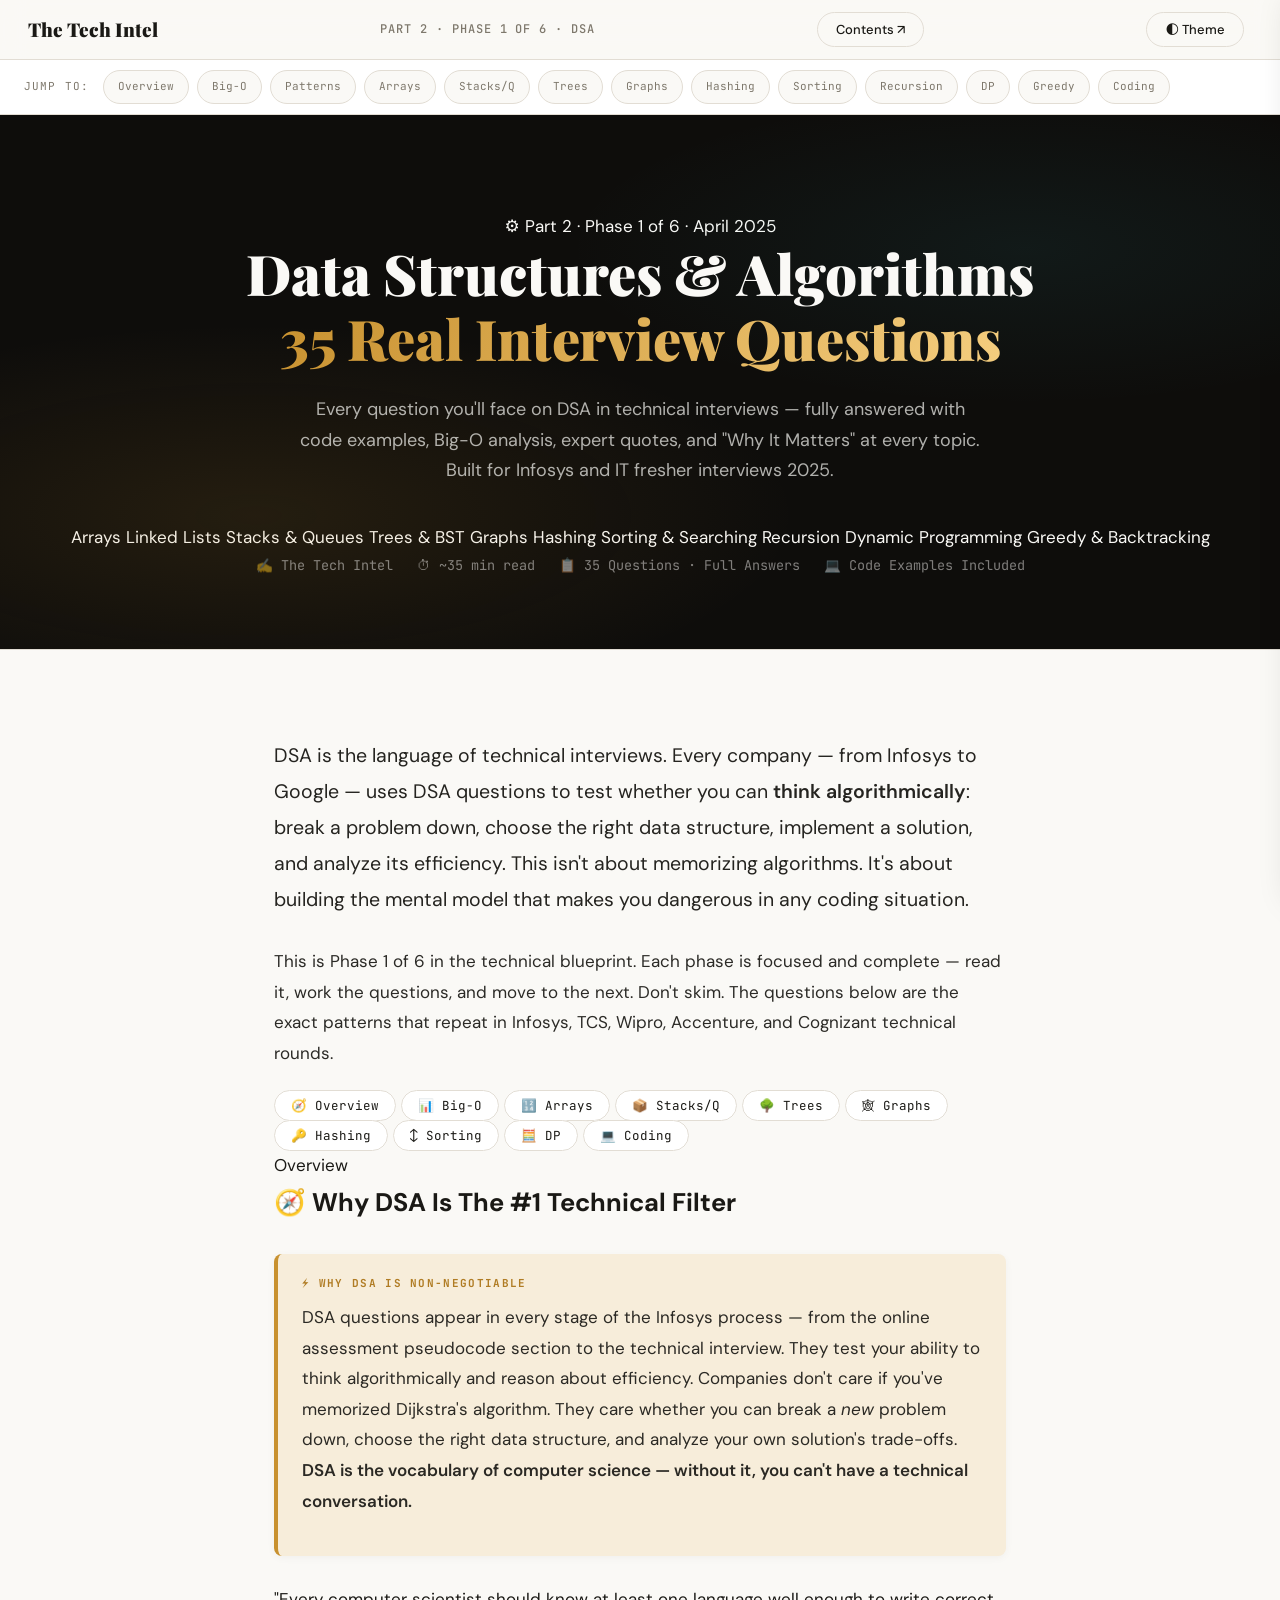
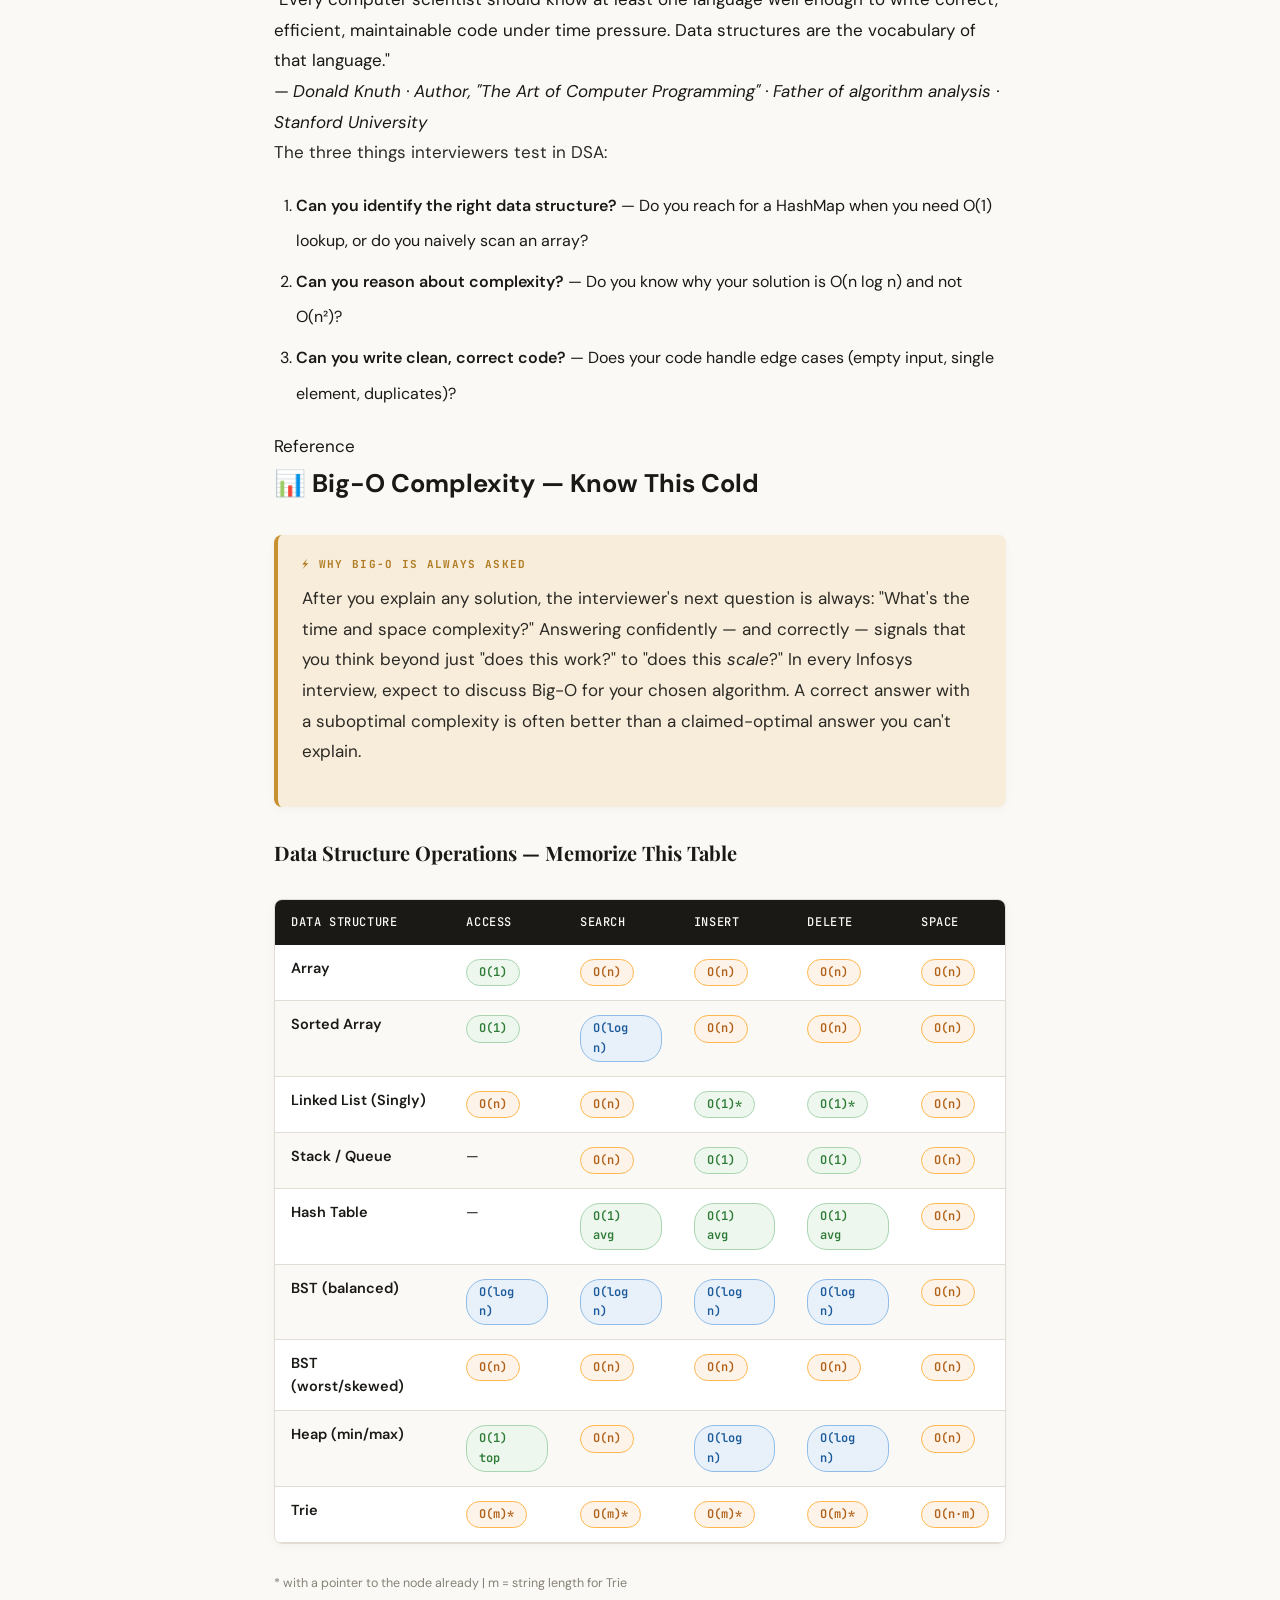
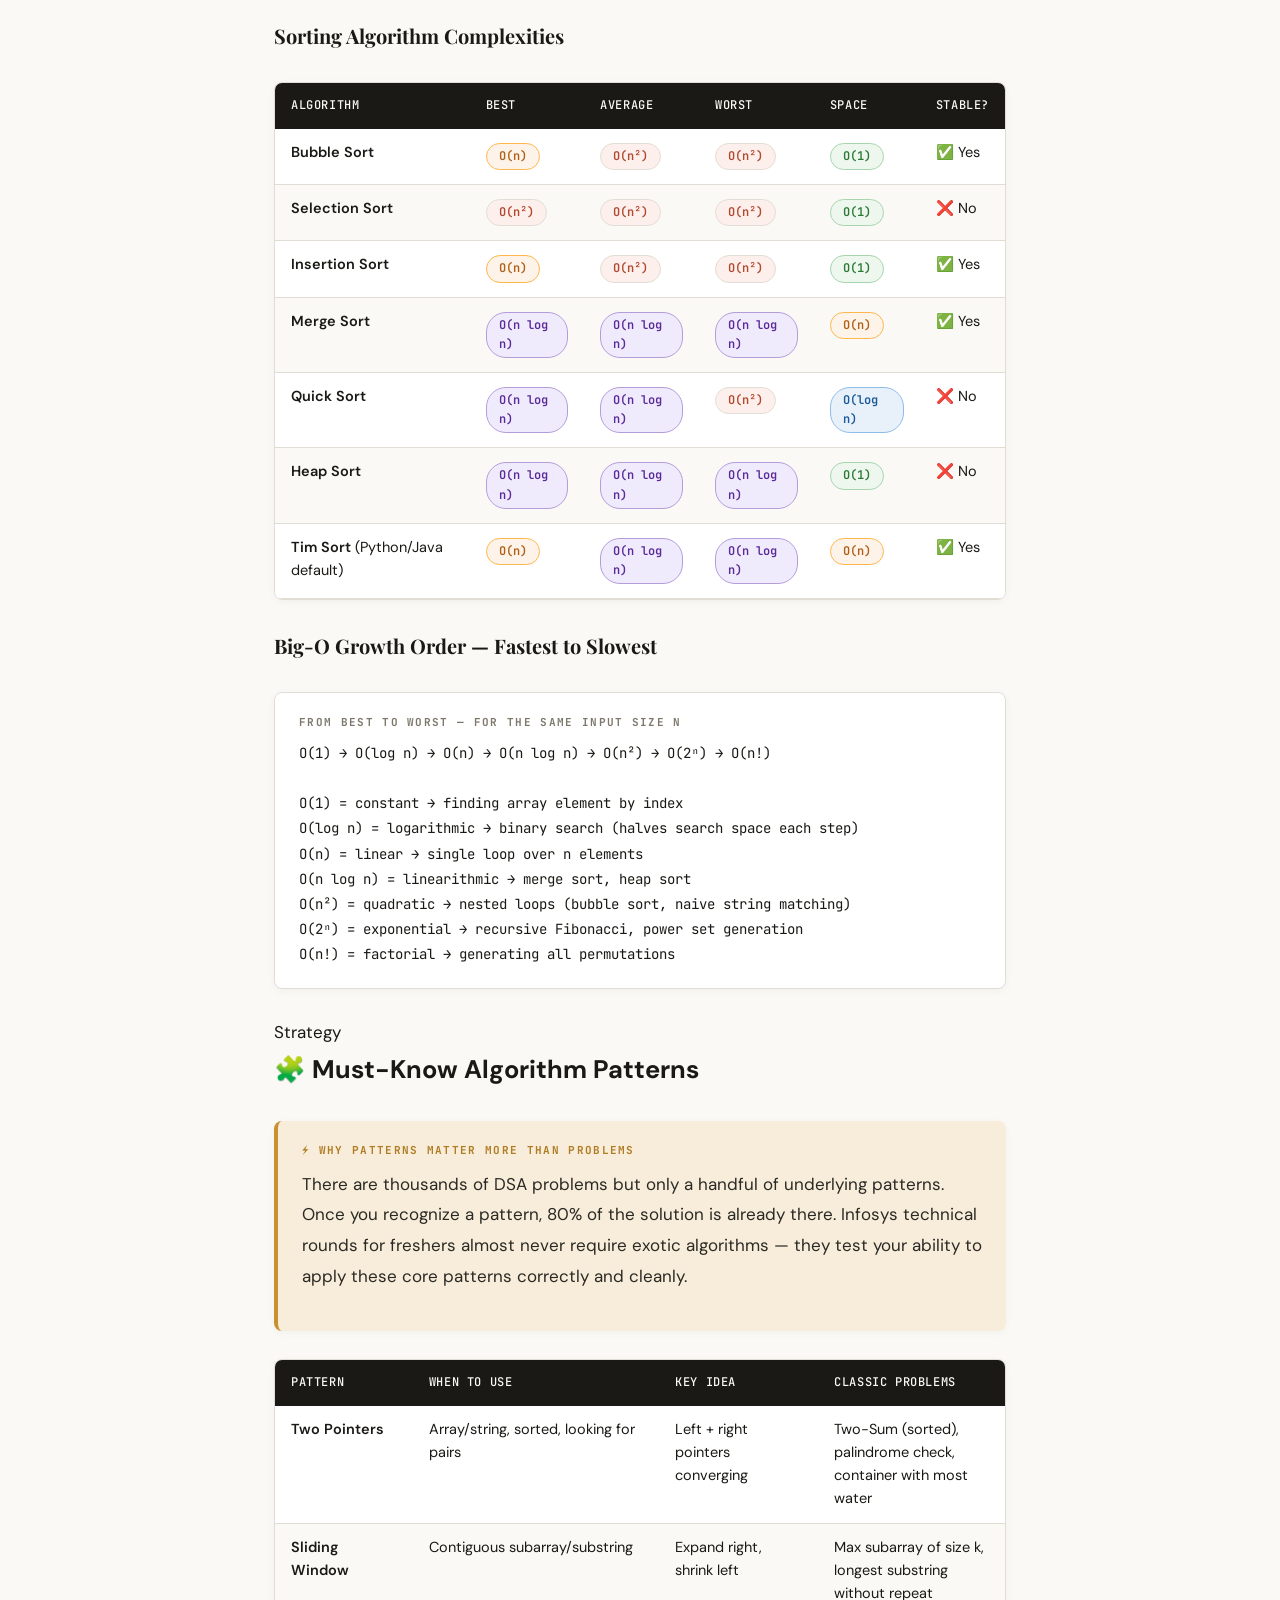
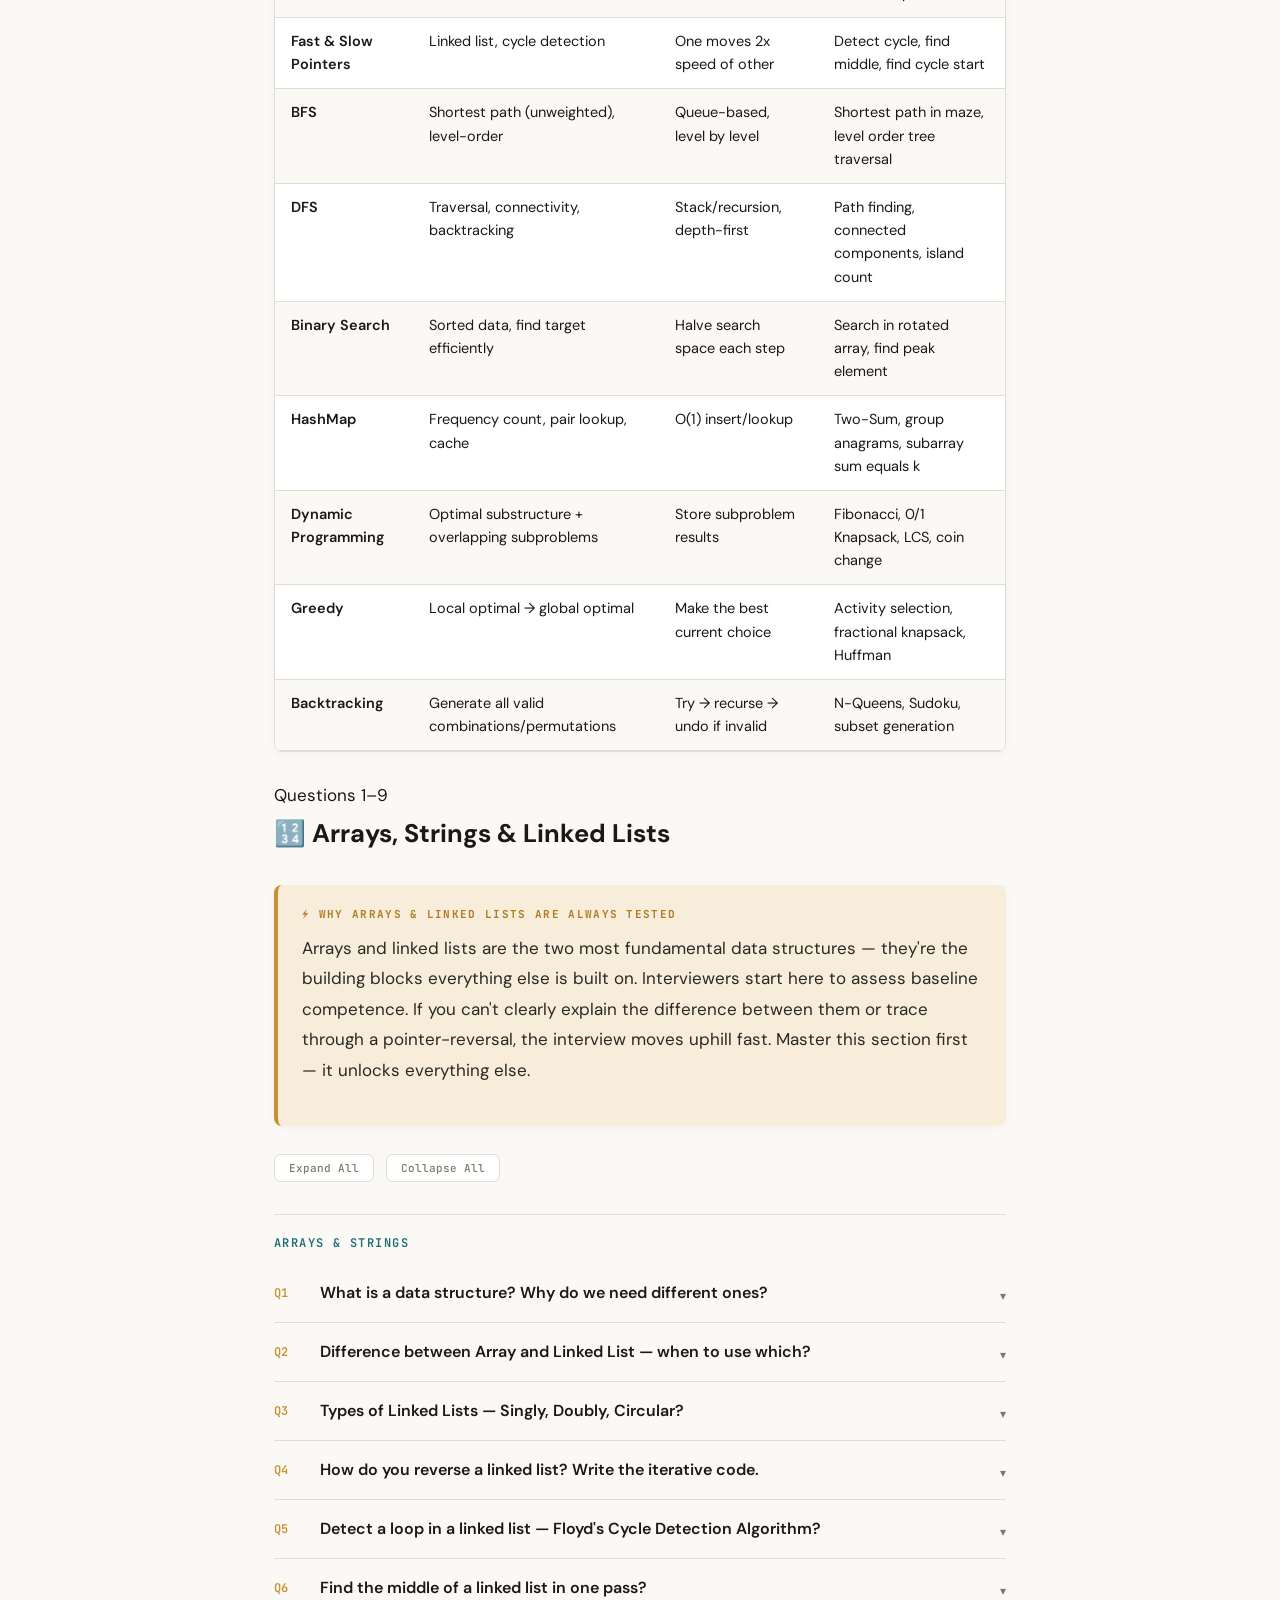
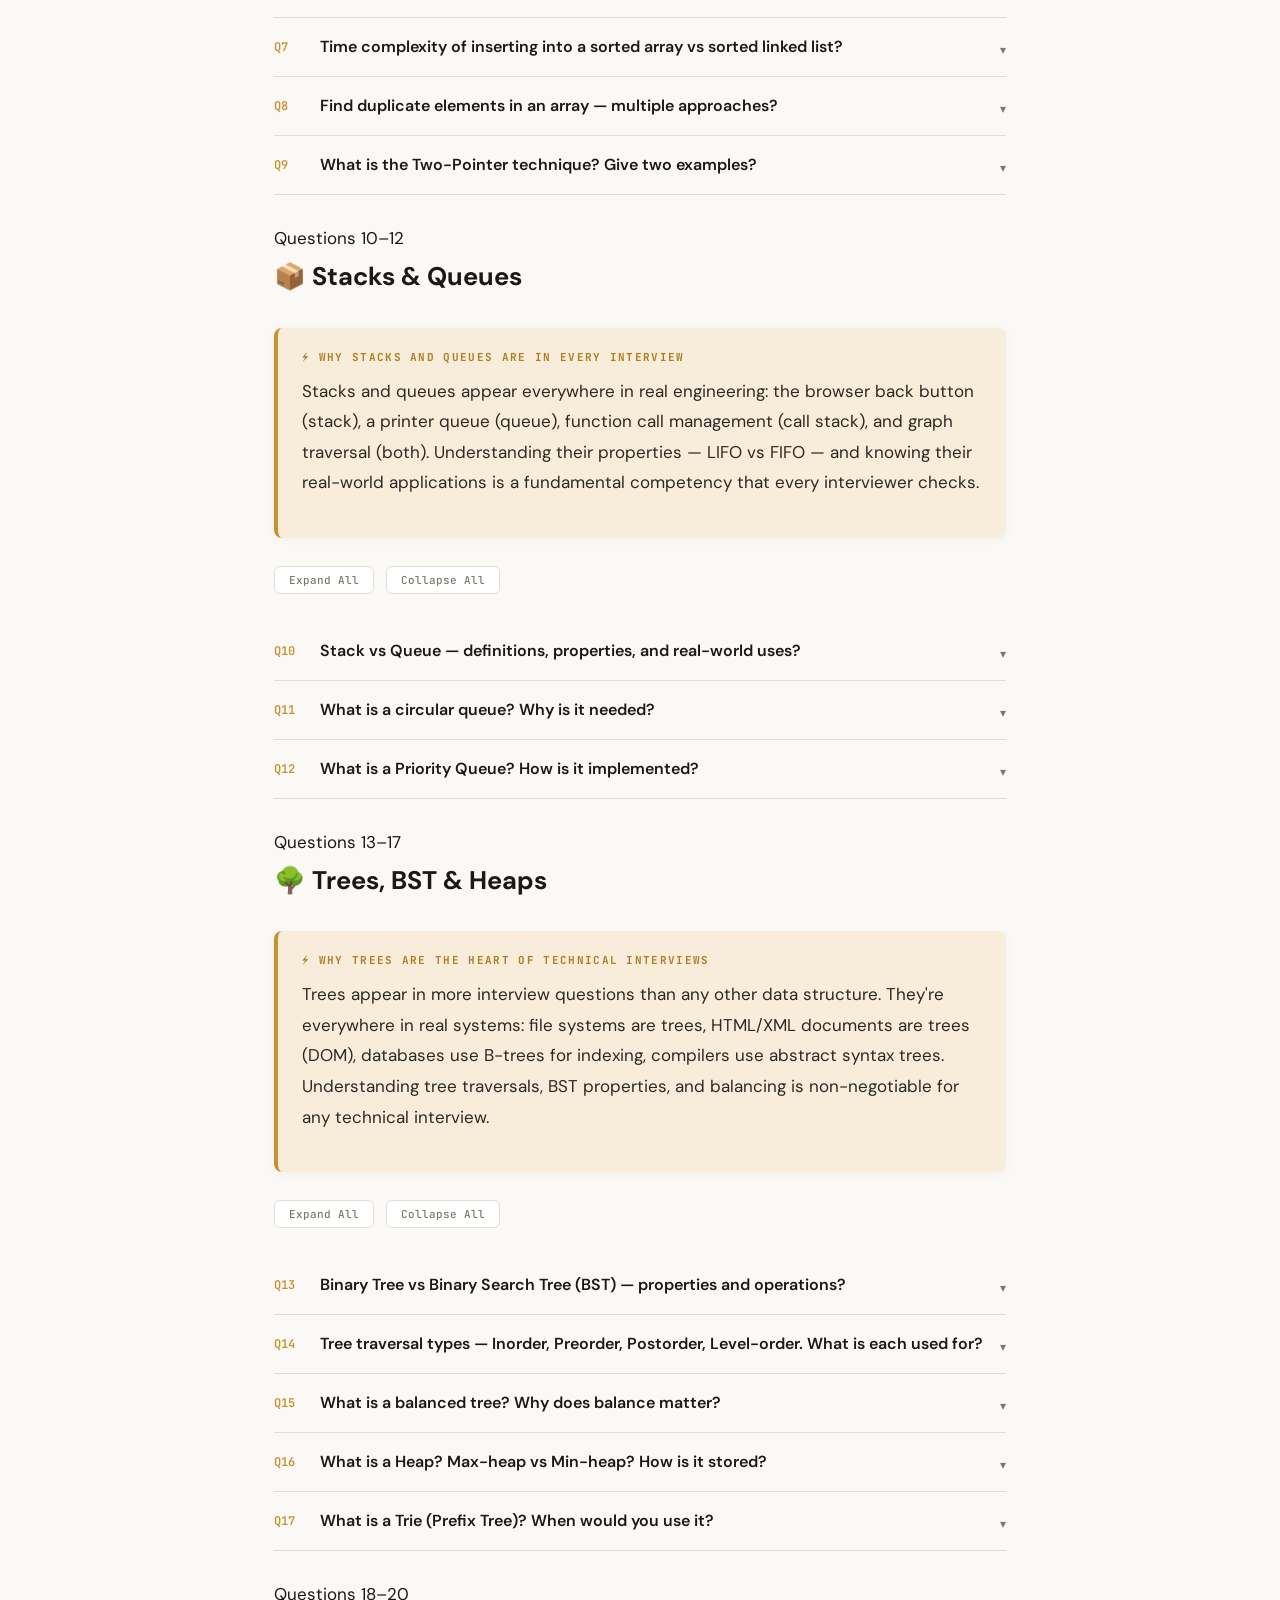
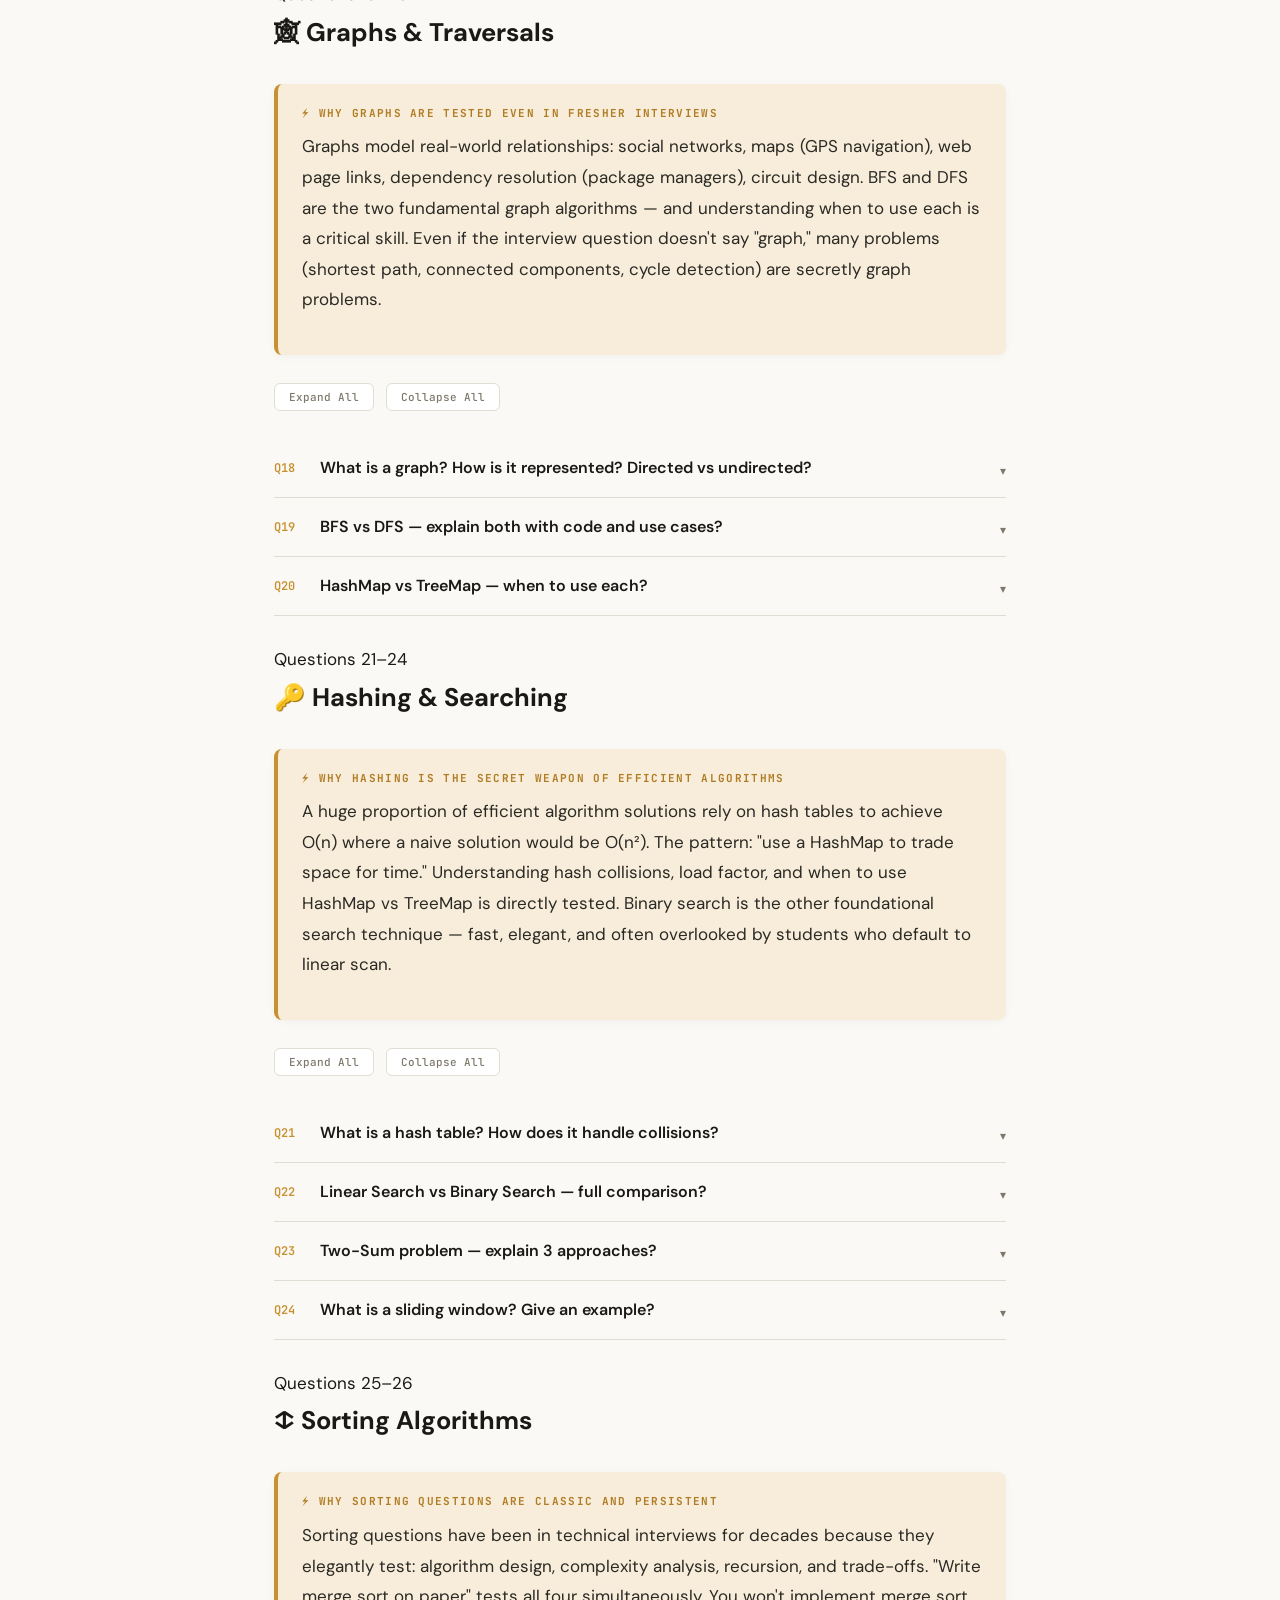
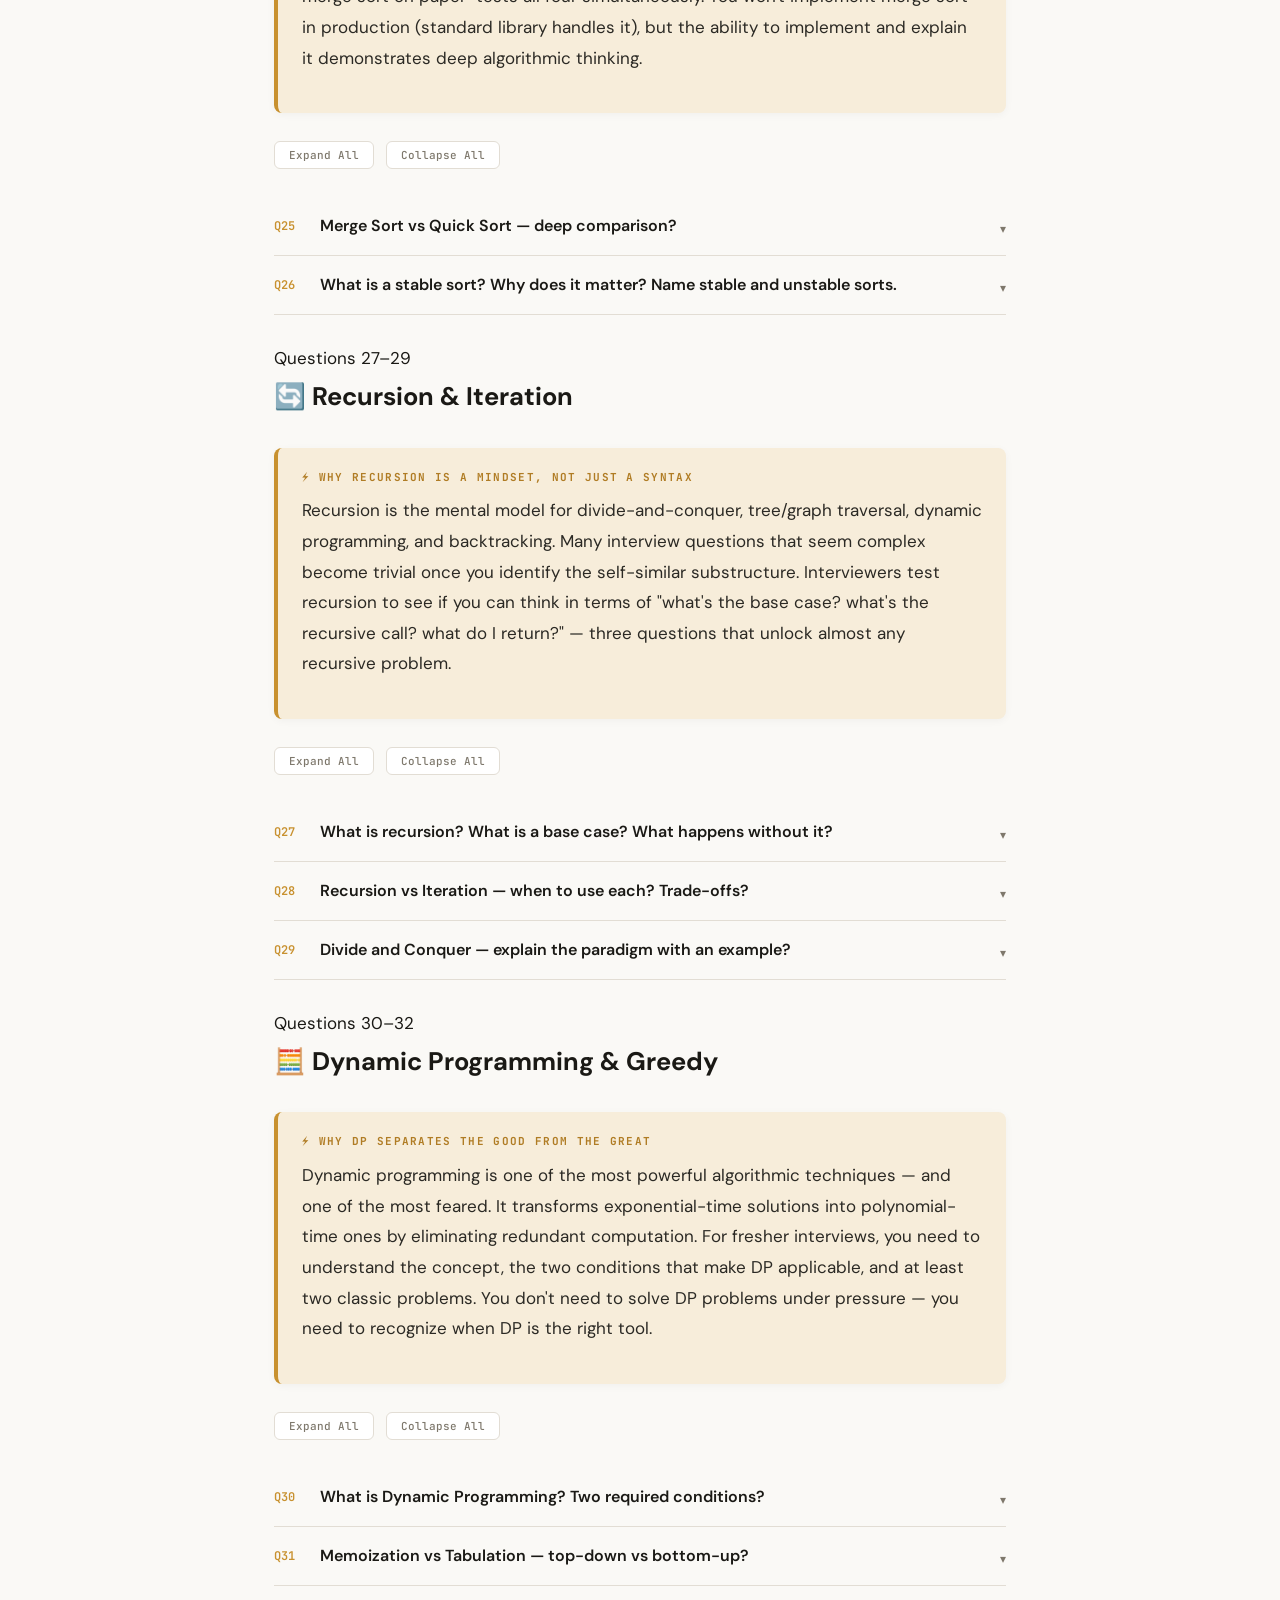
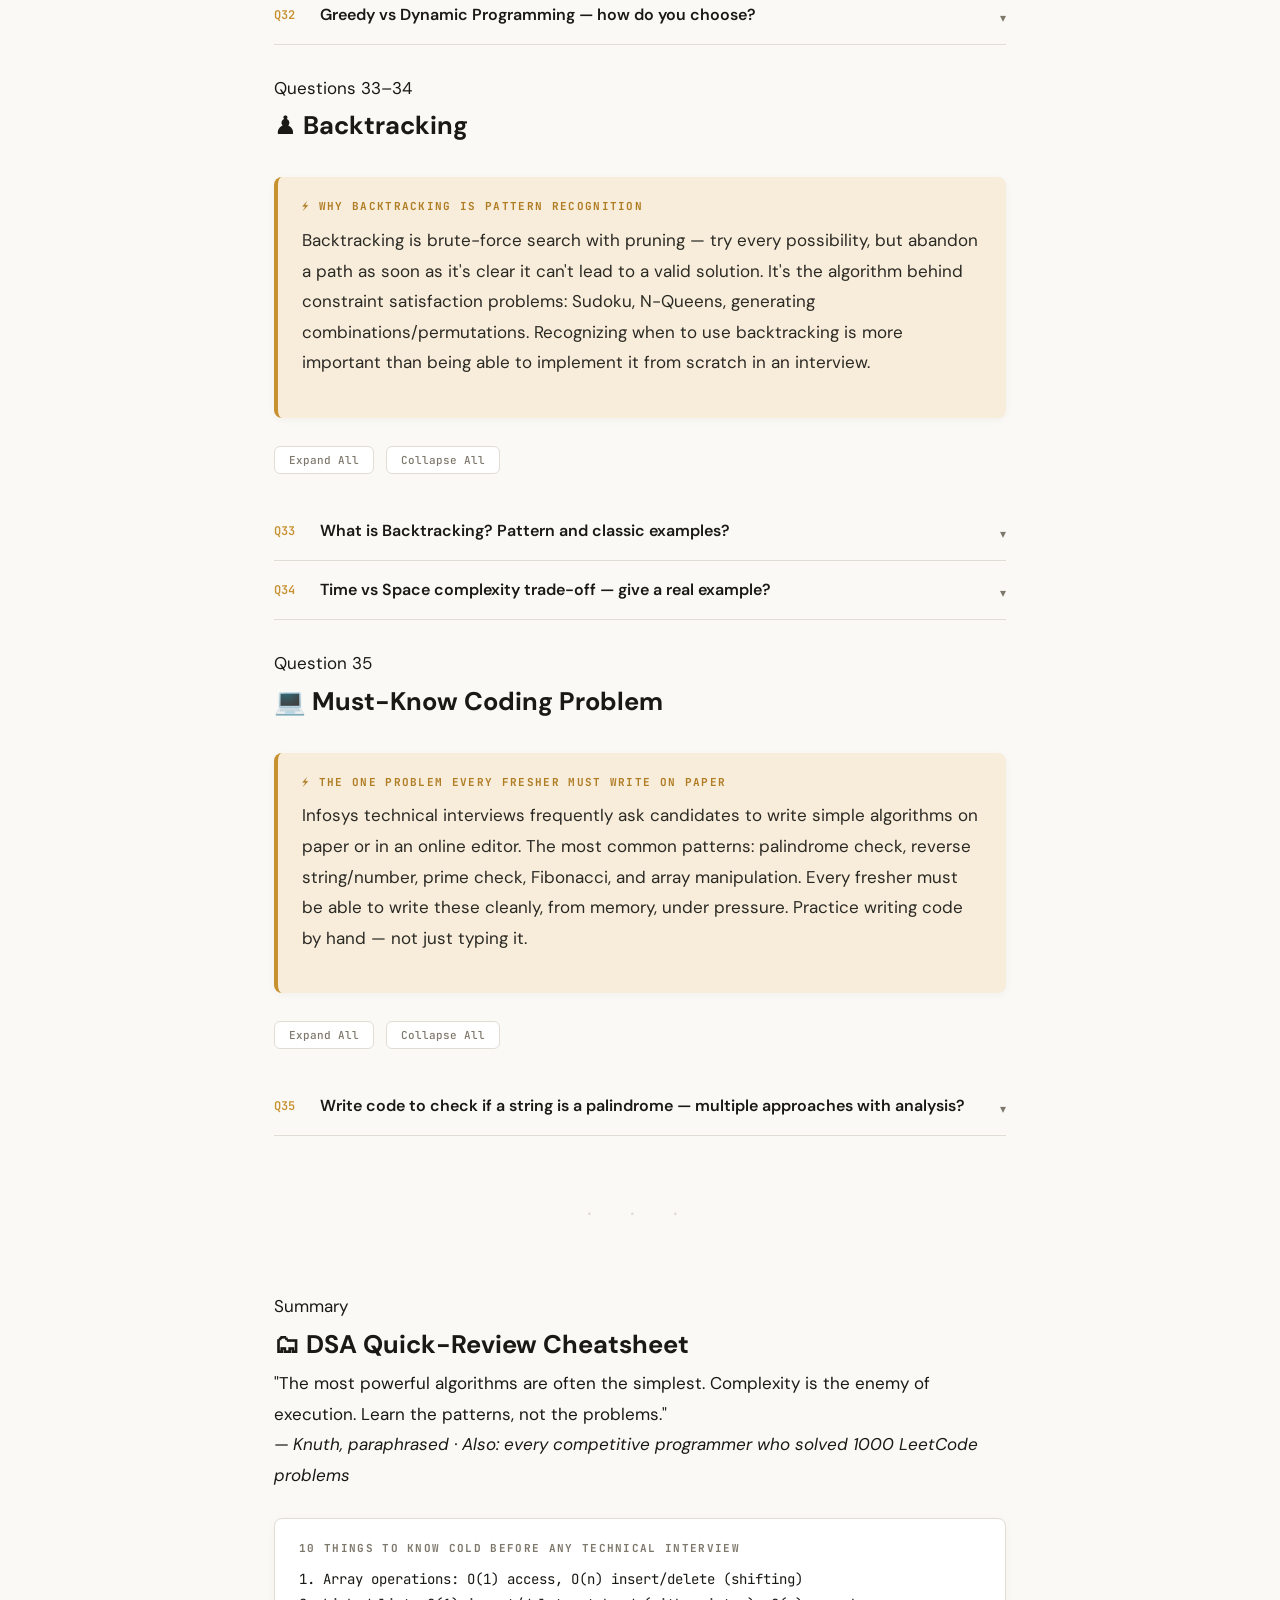
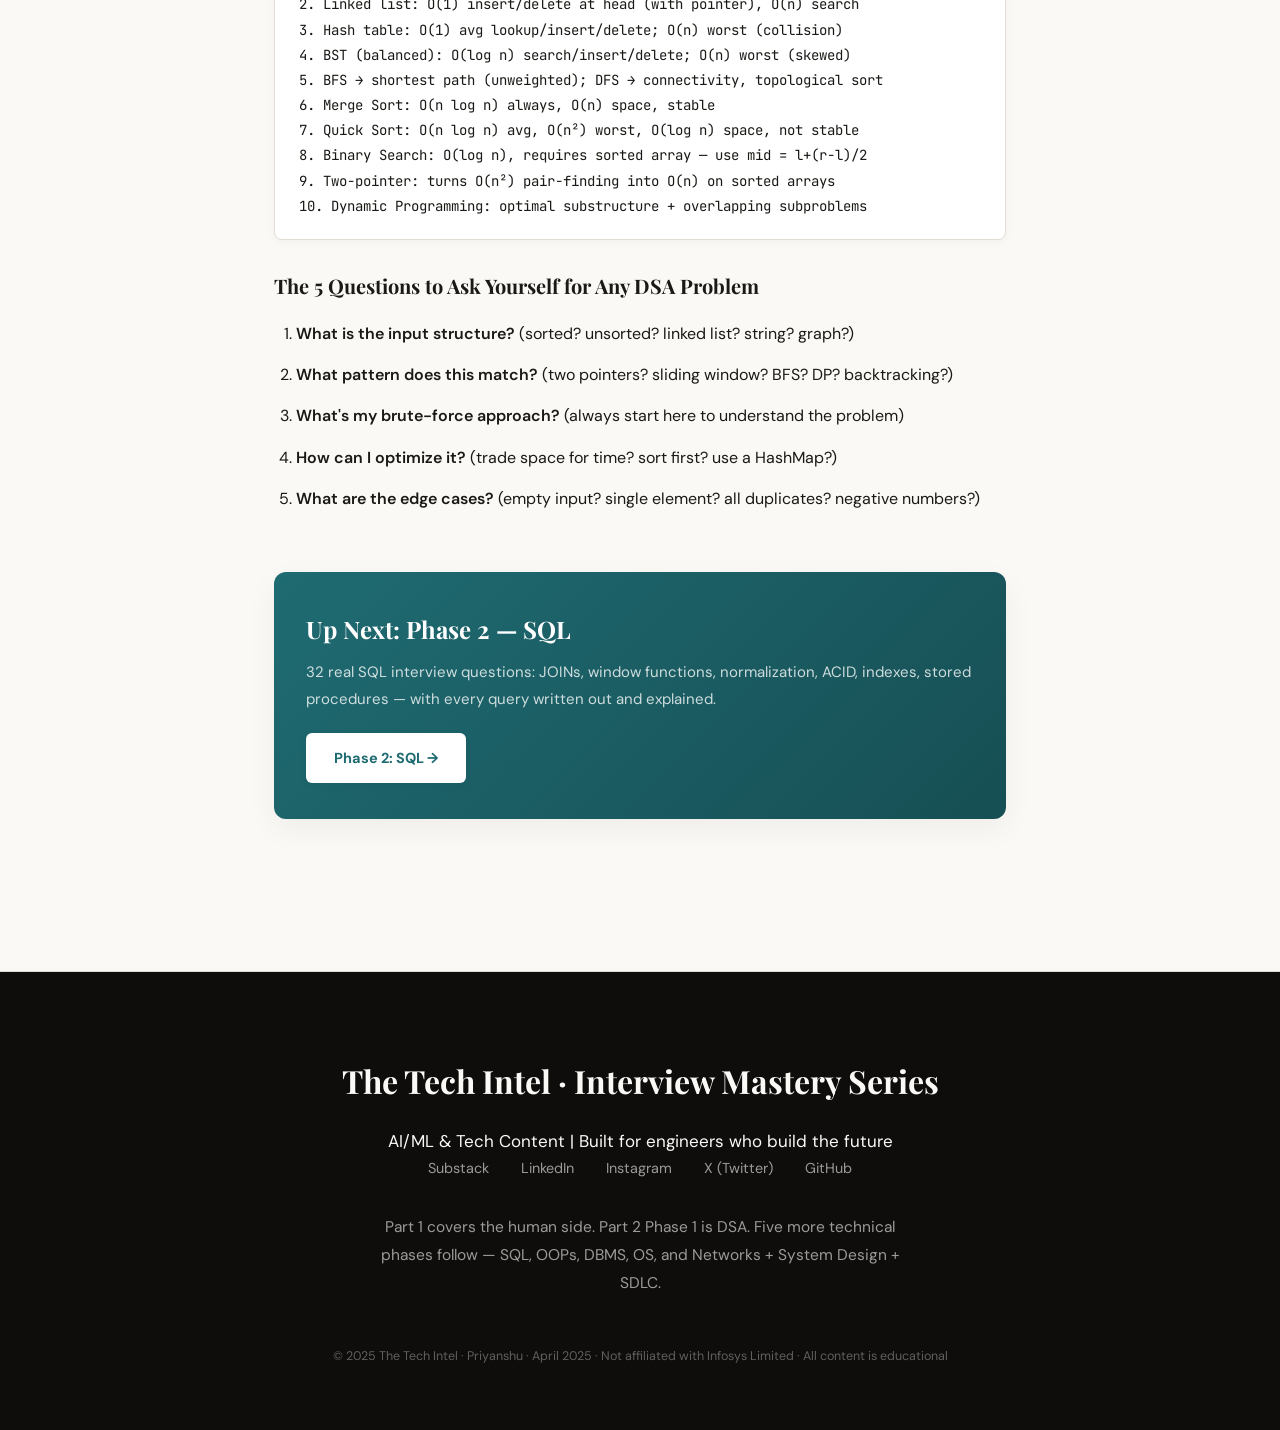
<file: Interview_Material/Part_2_Phases/Phase1_dsa.html>
<!DOCTYPE html>
<html lang="en">
<head>
<meta charset="UTF-8">
<meta name="viewport" content="width=device-width, initial-scale=1.0">
<title>IT Interview 2025 — Part 2, Phase 1: DSA Mastery | 35 Real Questions | The Tech Intel</title>
<meta name="description" content="35 real DSA interview questions with complete answers — Arrays, Linked Lists, Trees, Graphs, Hashing, Sorting, Searching, DP, Recursion, Backtracking. With Big-O reference, code examples, and expert context. Phase 1 of 6 technical phases.">
<meta name="keywords" content="DSA interview questions 2025, data structures algorithms interview, arrays interview questions, linked list interview, tree graph interview questions, dynamic programming interview, recursion backtracking, binary search interview, sorting algorithms interview, Big-O complexity interview, Infosys DSA questions freshers">
<meta name="author" content="The Tech Intel — Priyanshu">
<meta property="og:title" content="DSA Interview Mastery — 35 Real Questions with Answers | The Tech Intel">
<meta property="og:description" content="The complete DSA interview guide for IT freshers. Every question answered, Big-O tables, code examples, expert context.">
<meta property="og:type" content="article">
<link rel="preconnect" href="https://fonts.googleapis.com">
<link href="https://fonts.googleapis.com/css2?family=Playfair+Display:ital,wght@0,700;0,900;1,700&family=DM+Sans:wght@300;400;500;600&family=JetBrains+Mono:wght@400;600&display=swap" rel="stylesheet">
<link rel="stylesheet" href="../../css/styles.css">
</head>
<body>

<div id="bar"></div>

<!-- Drawer -->
<div id="ov" onclick="closeDrawer()"></div>
<div id="drawer">
  <button class="dr-close" onclick="closeDrawer()">✕</button>
  <div class="dr-title">DSA — Table of Contents</div>
  <div class="tg">
    <span class="tg-label">Overview</span>
    <a href="#overview">Why DSA Matters</a>
    <a href="#bigo">Big-O Reference</a>
    <a href="#patterns">Must-Know Patterns</a>
  </div>
  <div class="tg">
    <span class="tg-label">Fundamentals (Q1–Q9)</span>
    <a href="#q-arrays">Arrays & Linked Lists</a>
    <a href="#q-stack">Stacks & Queues</a>
  </div>
  <div class="tg">
    <span class="tg-label">Trees & Graphs (Q10–Q15)</span>
    <a href="#q-trees">Trees, BST, Heap</a>
    <a href="#q-graphs">BFS, DFS, Graphs</a>
  </div>
  <div class="tg">
    <span class="tg-label">Hashing & Search (Q16–Q20)</span>
    <a href="#q-hash">Hashing & Searching</a>
    <a href="#q-sort">Sorting Algorithms</a>
  </div>
  <div class="tg">
    <span class="tg-label">Algorithm Paradigms (Q21–Q35)</span>
    <a href="#q-recursion">Recursion & Iteration</a>
    <a href="#q-dp">Dynamic Programming</a>
    <a href="#q-greedy">Greedy & Backtracking</a>
    <a href="#q-coding">Coding Problems</a>
  </div>
</div>

<!-- Nav -->
<nav class="nav">
  <a href="../../index.html" class="nav-brand" style="text-decoration: none; color: inherit;">The Tech Intel</a>
  <span class="nav-center">Part 2 · Phase 1 of 6 · DSA</span>
  <button class="nav-btn" onclick="openDrawer()">Contents ↗</button>
</nav>

<!-- Section strip -->
<div class="sec-strip">
  <span class="ss-lbl">Jump to:</span>
  <a class="ss-btn" href="#overview">Overview</a>
  <a class="ss-btn" href="#bigo">Big-O</a>
  <a class="ss-btn" href="#patterns">Patterns</a>
  <a class="ss-btn" href="#q-arrays">Arrays</a>
  <a class="ss-btn" href="#q-stack">Stacks/Q</a>
  <a class="ss-btn" href="#q-trees">Trees</a>
  <a class="ss-btn" href="#q-graphs">Graphs</a>
  <a class="ss-btn" href="#q-hash">Hashing</a>
  <a class="ss-btn" href="#q-sort">Sorting</a>
  <a class="ss-btn" href="#q-recursion">Recursion</a>
  <a class="ss-btn" href="#q-dp">DP</a>
  <a class="ss-btn" href="#q-greedy">Greedy</a>
  <a class="ss-btn" href="#q-coding">Coding</a>
</div>

<!-- Hero -->
<header class="hero">
  <div class="hero-phase">⚙ Part 2 · Phase 1 of 6 · April 2025</div>
  <h1>Data Structures & Algorithms<br><em>35 Real Interview Questions</em></h1>
  <p class="hero-sub">Every question you'll face on DSA in technical interviews — fully answered with code examples, Big-O analysis, expert quotes, and "Why It Matters" at every topic. Built for Infosys and IT fresher interviews 2025.</p>
  <div class="hero-chips">
    <span class="chip active">Arrays</span>
    <span class="chip active">Linked Lists</span>
    <span class="chip active">Stacks & Queues</span>
    <span class="chip active">Trees & BST</span>
    <span class="chip active">Graphs</span>
    <span class="chip active">Hashing</span>
    <span class="chip active">Sorting & Searching</span>
    <span class="chip active">Recursion</span>
    <span class="chip active">Dynamic Programming</span>
    <span class="chip active">Greedy & Backtracking</span>
  </div>
  <div class="hero-meta">
    <span>✍ The Tech Intel</span>
    <span>⏱ ~35 min read</span>
    <span>📋 35 Questions · Full Answers</span>
    <span>💻 Code Examples Included</span>
  </div>
</header>

<!-- Main -->
<main class="main">

<p class="lead" style="margin-top:48px;">DSA is the language of technical interviews. Every company — from Infosys to Google — uses DSA questions to test whether you can <strong>think algorithmically</strong>: break a problem down, choose the right data structure, implement a solution, and analyze its efficiency. This isn't about memorizing algorithms. It's about building the mental model that makes you dangerous in any coding situation.</p>

<p>This is Phase 1 of 6 in the technical blueprint. Each phase is focused and complete — read it, work the questions, and move to the next. Don't skim. The questions below are the exact patterns that repeat in Infosys, TCS, Wipro, Accenture, and Cognizant technical rounds.</p>

<div class="pills">
  <a class="pill" href="#overview">🧭 Overview</a>
  <a class="pill" href="#bigo">📊 Big-O</a>
  <a class="pill" href="#q-arrays">🔢 Arrays</a>
  <a class="pill" href="#q-stack">📦 Stacks/Q</a>
  <a class="pill" href="#q-trees">🌳 Trees</a>
  <a class="pill" href="#q-graphs">🕸 Graphs</a>
  <a class="pill" href="#q-hash">🔑 Hashing</a>
  <a class="pill" href="#q-sort">↕ Sorting</a>
  <a class="pill" href="#q-dp">🧮 DP</a>
  <a class="pill" href="#q-coding">💻 Coding</a>
</div>

<!-- OVERVIEW -->
<section id="overview">
  <div class="sh"><div class="sh-eye">Overview</div><h2>🧭 Why DSA Is The #1 Technical Filter</h2></div>

  <div class="why">
    <div class="why-label">⚡ Why DSA Is Non-Negotiable</div>
    <p>DSA questions appear in every stage of the Infosys process — from the online assessment pseudocode section to the technical interview. They test your ability to think algorithmically and reason about efficiency. Companies don't care if you've memorized Dijkstra's algorithm. They care whether you can break a <em>new</em> problem down, choose the right data structure, and analyze your own solution's trade-offs. <strong>DSA is the vocabulary of computer science — without it, you can't have a technical conversation.</strong></p>
  </div>

  <div class="qb">
    <blockquote>"Every computer scientist should know at least one language well enough to write correct, efficient, maintainable code under time pressure. Data structures are the vocabulary of that language."</blockquote>
    <cite>— Donald Knuth · Author, "The Art of Computer Programming" · Father of algorithm analysis · Stanford University</cite>
  </div>

  <p>The three things interviewers test in DSA:</p>
  <ol style="padding-left:22px;line-height:2.2;font-size:16px;">
    <li><strong>Can you identify the right data structure?</strong> — Do you reach for a HashMap when you need O(1) lookup, or do you naively scan an array?</li>
    <li><strong>Can you reason about complexity?</strong> — Do you know why your solution is O(n log n) and not O(n²)?</li>
    <li><strong>Can you write clean, correct code?</strong> — Does your code handle edge cases (empty input, single element, duplicates)?</li>
  </ol>
</section>

<!-- BIG-O -->
<section id="bigo">
  <div class="sh"><div class="sh-eye">Reference</div><h2>📊 Big-O Complexity — Know This Cold</h2></div>

  <div class="why">
    <div class="why-label">⚡ Why Big-O Is Always Asked</div>
    <p>After you explain any solution, the interviewer's next question is always: "What's the time and space complexity?" Answering confidently — and correctly — signals that you think beyond just "does this work?" to "does this <em>scale</em>?" In every Infosys interview, expect to discuss Big-O for your chosen algorithm. A correct answer with a suboptimal complexity is often better than a claimed-optimal answer you can't explain.</p>
  </div>

  <h3 style="font-family:'Playfair Display',serif;font-size:20px;margin:24px 0 12px;">Data Structure Operations — Memorize This Table</h3>
  <table class="tbl">
    <thead><tr><th>Data Structure</th><th>Access</th><th>Search</th><th>Insert</th><th>Delete</th><th>Space</th></tr></thead>
    <tbody>
      <tr><td><strong>Array</strong></td><td><span class="o1">O(1)</span></td><td><span class="on">O(n)</span></td><td><span class="on">O(n)</span></td><td><span class="on">O(n)</span></td><td><span class="on">O(n)</span></td></tr>
      <tr><td><strong>Sorted Array</strong></td><td><span class="o1">O(1)</span></td><td><span class="ologn">O(log n)</span></td><td><span class="on">O(n)</span></td><td><span class="on">O(n)</span></td><td><span class="on">O(n)</span></td></tr>
      <tr><td><strong>Linked List (Singly)</strong></td><td><span class="on">O(n)</span></td><td><span class="on">O(n)</span></td><td><span class="o1">O(1)*</span></td><td><span class="o1">O(1)*</span></td><td><span class="on">O(n)</span></td></tr>
      <tr><td><strong>Stack / Queue</strong></td><td>—</td><td><span class="on">O(n)</span></td><td><span class="o1">O(1)</span></td><td><span class="o1">O(1)</span></td><td><span class="on">O(n)</span></td></tr>
      <tr><td><strong>Hash Table</strong></td><td>—</td><td><span class="o1">O(1) avg</span></td><td><span class="o1">O(1) avg</span></td><td><span class="o1">O(1) avg</span></td><td><span class="on">O(n)</span></td></tr>
      <tr><td><strong>BST (balanced)</strong></td><td><span class="ologn">O(log n)</span></td><td><span class="ologn">O(log n)</span></td><td><span class="ologn">O(log n)</span></td><td><span class="ologn">O(log n)</span></td><td><span class="on">O(n)</span></td></tr>
      <tr><td><strong>BST (worst/skewed)</strong></td><td><span class="on">O(n)</span></td><td><span class="on">O(n)</span></td><td><span class="on">O(n)</span></td><td><span class="on">O(n)</span></td><td><span class="on">O(n)</span></td></tr>
      <tr><td><strong>Heap (min/max)</strong></td><td><span class="o1">O(1) top</span></td><td><span class="on">O(n)</span></td><td><span class="ologn">O(log n)</span></td><td><span class="ologn">O(log n)</span></td><td><span class="on">O(n)</span></td></tr>
      <tr><td><strong>Trie</strong></td><td><span class="on">O(m)*</span></td><td><span class="on">O(m)*</span></td><td><span class="on">O(m)*</span></td><td><span class="on">O(m)*</span></td><td><span class="on">O(n·m)</span></td></tr>
    </tbody>
  </table>
  <p style="font-size:12.5px;color:var(--muted);">* with a pointer to the node already | m = string length for Trie</p>

  <h3 style="font-family:'Playfair Display',serif;font-size:20px;margin:24px 0 12px;">Sorting Algorithm Complexities</h3>
  <table class="tbl">
    <thead><tr><th>Algorithm</th><th>Best</th><th>Average</th><th>Worst</th><th>Space</th><th>Stable?</th></tr></thead>
    <tbody>
      <tr><td><strong>Bubble Sort</strong></td><td><span class="on">O(n)</span></td><td><span class="on2">O(n²)</span></td><td><span class="on2">O(n²)</span></td><td><span class="o1">O(1)</span></td><td>✅ Yes</td></tr>
      <tr><td><strong>Selection Sort</strong></td><td><span class="on2">O(n²)</span></td><td><span class="on2">O(n²)</span></td><td><span class="on2">O(n²)</span></td><td><span class="o1">O(1)</span></td><td>❌ No</td></tr>
      <tr><td><strong>Insertion Sort</strong></td><td><span class="on">O(n)</span></td><td><span class="on2">O(n²)</span></td><td><span class="on2">O(n²)</span></td><td><span class="o1">O(1)</span></td><td>✅ Yes</td></tr>
      <tr><td><strong>Merge Sort</strong></td><td><span class="onlogn">O(n log n)</span></td><td><span class="onlogn">O(n log n)</span></td><td><span class="onlogn">O(n log n)</span></td><td><span class="on">O(n)</span></td><td>✅ Yes</td></tr>
      <tr><td><strong>Quick Sort</strong></td><td><span class="onlogn">O(n log n)</span></td><td><span class="onlogn">O(n log n)</span></td><td><span class="on2">O(n²)</span></td><td><span class="ologn">O(log n)</span></td><td>❌ No</td></tr>
      <tr><td><strong>Heap Sort</strong></td><td><span class="onlogn">O(n log n)</span></td><td><span class="onlogn">O(n log n)</span></td><td><span class="onlogn">O(n log n)</span></td><td><span class="o1">O(1)</span></td><td>❌ No</td></tr>
      <tr><td><strong>Tim Sort</strong> (Python/Java default)</td><td><span class="on">O(n)</span></td><td><span class="onlogn">O(n log n)</span></td><td><span class="onlogn">O(n log n)</span></td><td><span class="on">O(n)</span></td><td>✅ Yes</td></tr>
    </tbody>
  </table>

  <h3 style="font-family:'Playfair Display',serif;font-size:20px;margin:24px 0 12px;">Big-O Growth Order — Fastest to Slowest</h3>
  <div class="formula">
    <span class="f-label">From Best to Worst — for the same input size n</span>
    <div class="f-body">O(1) → O(log n) → O(n) → O(n log n) → O(n²) → O(2ⁿ) → O(n!)<br><br>
O(1)    = constant   → finding array element by index<br>
O(log n) = logarithmic → binary search (halves search space each step)<br>
O(n)    = linear     → single loop over n elements<br>
O(n log n) = linearithmic → merge sort, heap sort<br>
O(n²)   = quadratic  → nested loops (bubble sort, naive string matching)<br>
O(2ⁿ)   = exponential → recursive Fibonacci, power set generation<br>
O(n!)   = factorial  → generating all permutations</div>
  </div>
</section>

<!-- MUST-KNOW PATTERNS -->
<section id="patterns">
  <div class="sh"><div class="sh-eye">Strategy</div><h2>🧩 Must-Know Algorithm Patterns</h2></div>

  <div class="why">
    <div class="why-label">⚡ Why Patterns Matter More Than Problems</div>
    <p>There are thousands of DSA problems but only a handful of underlying patterns. Once you recognize a pattern, 80% of the solution is already there. Infosys technical rounds for freshers almost never require exotic algorithms — they test your ability to apply these core patterns correctly and cleanly.</p>
  </div>

  <table class="tbl">
    <thead><tr><th>Pattern</th><th>When to Use</th><th>Key Idea</th><th>Classic Problems</th></tr></thead>
    <tbody>
      <tr><td><strong>Two Pointers</strong></td><td>Array/string, sorted, looking for pairs</td><td>Left + right pointers converging</td><td>Two-Sum (sorted), palindrome check, container with most water</td></tr>
      <tr><td><strong>Sliding Window</strong></td><td>Contiguous subarray/substring</td><td>Expand right, shrink left</td><td>Max subarray of size k, longest substring without repeat</td></tr>
      <tr><td><strong>Fast & Slow Pointers</strong></td><td>Linked list, cycle detection</td><td>One moves 2x speed of other</td><td>Detect cycle, find middle, find cycle start</td></tr>
      <tr><td><strong>BFS</strong></td><td>Shortest path (unweighted), level-order</td><td>Queue-based, level by level</td><td>Shortest path in maze, level order tree traversal</td></tr>
      <tr><td><strong>DFS</strong></td><td>Traversal, connectivity, backtracking</td><td>Stack/recursion, depth-first</td><td>Path finding, connected components, island count</td></tr>
      <tr><td><strong>Binary Search</strong></td><td>Sorted data, find target efficiently</td><td>Halve search space each step</td><td>Search in rotated array, find peak element</td></tr>
      <tr><td><strong>HashMap</strong></td><td>Frequency count, pair lookup, cache</td><td>O(1) insert/lookup</td><td>Two-Sum, group anagrams, subarray sum equals k</td></tr>
      <tr><td><strong>Dynamic Programming</strong></td><td>Optimal substructure + overlapping subproblems</td><td>Store subproblem results</td><td>Fibonacci, 0/1 Knapsack, LCS, coin change</td></tr>
      <tr><td><strong>Greedy</strong></td><td>Local optimal → global optimal</td><td>Make the best current choice</td><td>Activity selection, fractional knapsack, Huffman</td></tr>
      <tr><td><strong>Backtracking</strong></td><td>Generate all valid combinations/permutations</td><td>Try → recurse → undo if invalid</td><td>N-Queens, Sudoku, subset generation</td></tr>
    </tbody>
  </table>
</section>


<!-- ============================================================
     ALL 35 QUESTIONS
     ============================================================ -->

<!-- ARRAYS & LINKED LISTS -->
<section id="q-arrays">
  <div class="sh"><div class="sh-eye">Questions 1–9</div><h2>🔢 Arrays, Strings & Linked Lists</h2></div>

  <div class="why">
    <div class="why-label">⚡ Why Arrays & Linked Lists Are Always Tested</div>
    <p>Arrays and linked lists are the two most fundamental data structures — they're the building blocks everything else is built on. Interviewers start here to assess baseline competence. If you can't clearly explain the difference between them or trace through a pointer-reversal, the interview moves uphill fast. Master this section first — it unlocks everything else.</p>
  </div>

  <div class="xp"><button class="xp-btn" onclick="xpAll('qa1')">Expand All</button><button class="xp-btn" onclick="xpNone('qa1')">Collapse All</button></div>
  <div class="qa-wrap" id="qa1">

    <span class="qa-cat">Arrays & Strings</span>

    <div class="qa-item">
      <button class="qa-btn" onclick="tQ(this)"><span class="qa-num">Q1</span>What is a data structure? Why do we need different ones?<span class="qa-icon">▾</span></button>
      <div class="qa-body">
        <p>A data structure is a way of <strong>organizing and storing data</strong> so that it can be accessed and modified efficiently. Different problems need different structures because there is no single "best" structure — each has trade-offs:</p>
        <ul>
          <li><strong>Array</strong> — O(1) indexed access, but expensive to insert in the middle</li>
          <li><strong>Hash Table</strong> — O(1) key lookup, but no ordering</li>
          <li><strong>Queue</strong> — FIFO order guaranteed, but no random access</li>
          <li><strong>Tree</strong> — hierarchical relationships, O(log n) ordered operations</li>
        </ul>
        <p>The right data structure can turn an O(n²) solution into an O(n log n) or even O(n) solution. Choosing poorly is often why code is slow in production.</p>
        <div class="tip">💡 Interview answer structure: "A data structure organizes data for efficient access and modification. Different structures make different operations fast — for example, a hash table gives O(1) lookup, while a sorted array gives O(log n) search. The choice depends on which operations your problem needs most."</div>
      </div>
    </div>

    <div class="qa-item">
      <button class="qa-btn" onclick="tQ(this)"><span class="qa-num">Q2</span>Difference between Array and Linked List — when to use which?<span class="qa-icon">▾</span></button>
      <div class="qa-body">
        <table>
          <tr><th>Property</th><th>Array</th><th>Linked List</th></tr>
          <tr><td>Memory layout</td><td>Contiguous blocks</td><td>Scattered nodes connected by pointers</td></tr>
          <tr><td>Access by index</td><td><span class="o1">O(1)</span> — direct calculation</td><td><span class="on">O(n)</span> — must traverse</td></tr>
          <tr><td>Insert/Delete at head</td><td><span class="on">O(n)</span> — shift all elements</td><td><span class="o1">O(1)</span> — update pointer</td></tr>
          <tr><td>Insert/Delete in middle</td><td><span class="on">O(n)</span> — shift needed</td><td><span class="o1">O(1)*</span> — update pointers</td></tr>
          <tr><td>Size</td><td>Fixed (static) or resizes with copy</td><td>Dynamic — grows/shrinks freely</td></tr>
          <tr><td>Cache-friendly?</td><td>✅ Yes — spatial locality</td><td>❌ No — scattered in memory</td></tr>
          <tr><td>Memory overhead</td><td>None beyond elements</td><td>Extra pointer(s) per node</td></tr>
        </table>
        <p style="margin-top:10px;"><strong>Use arrays when:</strong> you need frequent random access by index, size is known and fixed, cache performance matters (numerical processing, image data).</p>
        <p><strong>Use linked lists when:</strong> you need frequent insertion/deletion at the head or middle (given a pointer), size is unpredictable, or you're building other structures (queue, deque, adjacency list).</p>
        <div class="crit">⚠ Common mistake: using a linked list when you need random access — O(n) traversal per access defeats the purpose. Also, linked lists have poor cache performance because nodes are scattered in memory — this matters more in practice than Big-O suggests.</div>
      </div>
    </div>

    <div class="qa-item">
      <button class="qa-btn" onclick="tQ(this)"><span class="qa-num">Q3</span>Types of Linked Lists — Singly, Doubly, Circular?<span class="qa-icon">▾</span></button>
      <div class="qa-body">
        <p><strong>Singly Linked List:</strong> each node has <code>data</code> + one <code>next</code> pointer. Forward traversal only. Memory efficient.</p>
        <p><strong>Doubly Linked List:</strong> each node has <code>data</code> + <code>prev</code> + <code>next</code>. Bidirectional traversal. O(1) deletion given a node (no need to traverse to find predecessor). Extra memory per node. Used in: browser history, LRU cache implementation.</p>
        <p><strong>Circular Linked List:</strong> the last node's <code>next</code> points back to the head (for singly) or the head's <code>prev</code> points to the last node (for doubly). Used in: round-robin scheduling, circular buffers, multiplayer game turn management.</p>
        <div class="note">🧠 Doubly circular linked lists power the implementation of <code>collections.deque</code> in Python and <code>LinkedList</code> in Java — both O(1) at both ends.</div>
      </div>
    </div>

    <div class="qa-item">
      <button class="qa-btn" onclick="tQ(this)"><span class="qa-num">Q4</span>How do you reverse a linked list? Write the iterative code.<span class="qa-icon">▾</span></button>
      <div class="qa-body">
        <p>The idea: change each node's <code>next</code> pointer to point to its predecessor. Maintain three pointers to avoid losing reference to the rest of the list.</p>
        <pre>// Java — Iterative reversal
Node reverse(Node head) {
    Node prev = null;
    Node curr = head;
    Node next = null;

    while (curr != null) {
        next = curr.next;    // 1. Save the next node
        curr.next = prev;    // 2. Reverse the pointer
        prev = curr;         // 3. Advance prev
        curr = next;         // 4. Advance curr
    }
    return prev; // prev is now the new head
}

// Time: O(n)  |  Space: O(1)</pre>
        <p><strong>Trace through [1 → 2 → 3 → null]:</strong></p>
        <p>Step 1: prev=null, curr=1. next=2, 1.next=null, prev=1, curr=2.<br>
        Step 2: prev=1, curr=2. next=3, 2.next=1, prev=2, curr=3.<br>
        Step 3: prev=2, curr=3. next=null, 3.next=2, prev=3, curr=null.<br>
        Return prev=3 → new list: [3 → 2 → 1 → null] ✓</p>
        <div class="tip">💡 Recursive version uses O(n) stack space — prefer iterative for large lists. The trick is always: save next, then reverse pointer, then advance both pointers.</div>
      </div>
    </div>

    <div class="qa-item">
      <button class="qa-btn" onclick="tQ(this)"><span class="qa-num">Q5</span>Detect a loop in a linked list — Floyd's Cycle Detection Algorithm?<span class="qa-icon">▾</span></button>
      <div class="qa-body">
        <p><strong>Floyd's "Tortoise and Hare" algorithm:</strong> use two pointers — <code>slow</code> moves 1 step per iteration, <code>fast</code> moves 2 steps. If there's a cycle, they will eventually meet. If <code>fast</code> reaches null, no cycle.</p>
        <pre>// Java — Detect cycle
boolean hasCycle(Node head) {
    Node slow = head, fast = head;
    while (fast != null && fast.next != null) {
        slow = slow.next;        // move 1 step
        fast = fast.next.next;   // move 2 steps
        if (slow == fast) return true;  // they met → cycle
    }
    return false;
}
// Time: O(n)  |  Space: O(1)</pre>
        <p><strong>Why do they always meet if a cycle exists?</strong> Because fast gains on slow at exactly 1 step per iteration. If they're k steps apart in the cycle, they'll meet in k more iterations.</p>
        <p><strong>Finding the cycle start</strong> (bonus): after they meet, reset one pointer to head. Move both one step at a time. Where they meet again = the cycle start node.</p>
        <div class="tip">💡 Without Floyd's algorithm, the naive approach is a HashSet — store each node's address, check for repeats. O(n) time but O(n) space. Floyd's achieves O(n) time with O(1) space — always prefer it.</div>
      </div>
    </div>

    <div class="qa-item">
      <button class="qa-btn" onclick="tQ(this)"><span class="qa-num">Q6</span>Find the middle of a linked list in one pass?<span class="qa-icon">▾</span></button>
      <div class="qa-body">
        <p>The same two-pointer technique: <code>slow</code> moves 1 step, <code>fast</code> moves 2. When <code>fast</code> reaches the end, <code>slow</code> is at the middle.</p>
        <pre>// Java — Find middle node
Node findMiddle(Node head) {
    Node slow = head, fast = head;
    while (fast != null && fast.next != null) {
        slow = slow.next;
        fast = fast.next.next;
    }
    return slow; // middle node
}
// Time: O(n)  |  Space: O(1)</pre>
        <p>For <strong>even-length lists</strong> [1,2,3,4]: this returns node 3 (the second middle). If you need the first middle (node 2), change the condition to <code>fast.next != null && fast.next.next != null</code>.</p>
        <p>This is used in Merge Sort on linked lists — find the middle, split the list, sort each half, merge.</p>
      </div>
    </div>

    <div class="qa-item">
      <button class="qa-btn" onclick="tQ(this)"><span class="qa-num">Q7</span>Time complexity of inserting into a sorted array vs sorted linked list?<span class="qa-icon">▾</span></button>
      <div class="qa-body">
        <p><strong>Sorted Array:</strong> Finding the insertion position = O(log n) via binary search. But shifting elements to make room = O(n). <strong>Total: O(n)</strong>. The shift dominates.</p>
        <p><strong>Sorted Linked List:</strong> Finding the correct position by traversing = O(n) (can't binary search a linked list — no random access). The actual insertion after finding the position = O(1). <strong>Total: O(n)</strong>. Both are O(n), but for different reasons.</p>
        <div class="note">🧠 To get O(log n) insertion into a sorted structure, you need a balanced BST (AVL, Red-Black tree) or a skip list — both allow finding the position in O(log n) time.</div>
      </div>
    </div>

    <div class="qa-item">
      <button class="qa-btn" onclick="tQ(this)"><span class="qa-num">Q8</span>Find duplicate elements in an array — multiple approaches?<span class="qa-icon">▾</span></button>
      <div class="qa-body">
        <p><strong>Approach 1 — HashSet (Most Common):</strong></p>
        <pre>// O(n) time, O(n) space
List&lt;Integer&gt; findDuplicates(int[] arr) {
    Set&lt;Integer&gt; seen = new HashSet&lt;&gt;();
    List&lt;Integer&gt; dupes = new ArrayList&lt;&gt;();
    for (int x : arr) {
        if (!seen.add(x)) dupes.add(x); // add() returns false if already present
    }
    return dupes;
}</pre>
        <p><strong>Approach 2 — Sort first (no extra space):</strong></p>
        <pre>// O(n log n) time, O(1) extra space
Arrays.sort(arr);
for (int i = 0; i < arr.length - 1; i++) {
    if (arr[i] == arr[i+1]) System.out.println(arr[i] + " is a duplicate");
}</pre>
        <p><strong>Approach 3 — Index marking (if values are 1..n):</strong></p>
        <pre>// O(n) time, O(1) extra space — only works when values are in [1, n]
for (int i = 0; i < arr.length; i++) {
    int idx = Math.abs(arr[i]) - 1;
    if (arr[idx] < 0) System.out.println(idx + 1 + " is a duplicate");
    else arr[idx] = -arr[idx]; // mark as visited by negating
}</pre>
        <div class="tip">💡 In interviews, lead with the HashSet approach (O(n) time, O(n) space), then mention the sort approach as a trade-off (O(n log n) time, O(1) space). The index-marking trick is a bonus that impresses interviewers.</div>
      </div>
    </div>

    <div class="qa-item">
      <button class="qa-btn" onclick="tQ(this)"><span class="qa-num">Q9</span>What is the Two-Pointer technique? Give two examples?<span class="qa-icon">▾</span></button>
      <div class="qa-body">
        <p>Using two pointers that traverse data at different speeds or from different ends — often converts O(n²) naive solutions into O(n).</p>
        <p><strong>Example 1 — Check if a string is a palindrome:</strong></p>
        <pre>// O(n) time, O(1) space
boolean isPalindrome(String s) {
    int left = 0, right = s.length() - 1;
    while (left < right) {
        if (s.charAt(left) != s.charAt(right)) return false;
        left++;
        right--;
    }
    return true;
}</pre>
        <p><strong>Example 2 — Two-Sum in a sorted array:</strong></p>
        <pre>// Find two numbers that sum to target in a sorted array
// O(n) time, O(1) space
int[] twoSum(int[] arr, int target) {
    int left = 0, right = arr.length - 1;
    while (left < right) {
        int sum = arr[left] + arr[right];
        if (sum == target) return new int[]{left, right};
        else if (sum < target) left++;   // need larger sum
        else right--;                    // need smaller sum
    }
    return new int[]{};
}</pre>
        <div class="note">🧠 Two-pointer patterns: (1) Converging — both ends toward center. (2) Fast/slow — different speeds on same sequence. (3) Sliding window — both move in same direction with a window between them.</div>
      </div>
    </div>

  </div>
</section>

<!-- STACKS & QUEUES -->
<section id="q-stack">
  <div class="sh"><div class="sh-eye">Questions 10–12</div><h2>📦 Stacks & Queues</h2></div>

  <div class="why">
    <div class="why-label">⚡ Why Stacks and Queues Are in Every Interview</div>
    <p>Stacks and queues appear everywhere in real engineering: the browser back button (stack), a printer queue (queue), function call management (call stack), and graph traversal (both). Understanding their properties — LIFO vs FIFO — and knowing their real-world applications is a fundamental competency that every interviewer checks.</p>
  </div>

  <div class="xp"><button class="xp-btn" onclick="xpAll('qa2')">Expand All</button><button class="xp-btn" onclick="xpNone('qa2')">Collapse All</button></div>
  <div class="qa-wrap" id="qa2">

    <div class="qa-item">
      <button class="qa-btn" onclick="tQ(this)"><span class="qa-num">Q10</span>Stack vs Queue — definitions, properties, and real-world uses?<span class="qa-icon">▾</span></button>
      <div class="qa-body">
        <p><strong>Stack (LIFO — Last In, First Out):</strong> think of a stack of plates. The last plate placed on top is the first one removed. Operations: <code>push</code> (add to top), <code>pop</code> (remove from top), <code>peek/top</code> (see top without removing). All O(1).</p>
        <p><strong>Real-world uses of Stack:</strong></p>
        <ul>
          <li>Function call stack (recursion management)</li>
          <li>Undo/redo operations in editors</li>
          <li>Browser back button navigation</li>
          <li>Balanced parentheses checker</li>
          <li>Expression evaluation (infix → postfix conversion)</li>
          <li>DFS graph traversal (iterative version)</li>
        </ul>
        <p><strong>Queue (FIFO — First In, First Out):</strong> think of a line at a ticket counter. The first person in line is served first. Operations: <code>enqueue</code> (add to rear), <code>dequeue</code> (remove from front), <code>peek/front</code> (see front without removing). All O(1).</p>
        <p><strong>Real-world uses of Queue:</strong></p>
        <ul>
          <li>CPU process scheduling (Ready Queue)</li>
          <li>BFS graph traversal</li>
          <li>Print spoolers (printer queue)</li>
          <li>Producer-consumer systems</li>
          <li>Request handling in web servers</li>
          <li>Breadth-first search in AI pathfinding</li>
        </ul>
        <div class="tip">💡 Both can be implemented using arrays or linked lists. Array-based stacks are very common — simply maintain a top index. For queues, use a circular array to avoid O(n) dequeue, or use a linked list with head/tail pointers.</div>
      </div>
    </div>

    <div class="qa-item">
      <button class="qa-btn" onclick="tQ(this)"><span class="qa-num">Q11</span>What is a circular queue? Why is it needed?<span class="qa-icon">▾</span></button>
      <div class="qa-body">
        <p><strong>Problem with a simple array-based queue:</strong> After several enqueue/dequeue operations, the <code>front</code> pointer moves forward, leaving empty slots at the beginning. Even if the queue has space at the front, you can't use it — the array appears "full" when it isn't. This is called <em>false overflow</em>.</p>
        <p><strong>Circular Queue solution:</strong> Treat the array as circular using modular arithmetic. When <code>rear</code> reaches the end, it wraps around to position 0 if there's free space there.</p>
        <pre>// Key operations
enqueue(x):
    if (size == capacity) → OVERFLOW
    rear = (rear + 1) % capacity
    arr[rear] = x
    size++

dequeue():
    if (size == 0) → UNDERFLOW
    int val = arr[front]
    front = (front + 1) % capacity
    size--
    return val</pre>
        <p><strong>Used in:</strong> real-time OS scheduling, audio/video streaming buffers (ring buffers), hardware interrupt handling queues.</p>
      </div>
    </div>

    <div class="qa-item">
      <button class="qa-btn" onclick="tQ(this)"><span class="qa-num">Q12</span>What is a Priority Queue? How is it implemented?<span class="qa-icon">▾</span></button>
      <div class="qa-body">
        <p>A priority queue dequeues elements based on priority rather than insertion order — the highest (or lowest) priority element is always served first, regardless of when it was inserted.</p>
        <p><strong>Naïve implementations:</strong></p>
        <ul>
          <li>Sorted array: insert O(n), remove max O(1) → too slow for inserts</li>
          <li>Unsorted array: insert O(1), remove max O(n) → too slow for removes</li>
        </ul>
        <p><strong>Heap implementation (standard):</strong> insert O(log n), remove max/min O(log n), peek O(1). The best trade-off.</p>
        <p><strong>In Java:</strong> <code>PriorityQueue&lt;Integer&gt; pq = new PriorityQueue&lt;&gt;();</code> — min-heap by default. For max-heap: <code>new PriorityQueue&lt;&gt;(Collections.reverseOrder())</code></p>
        <p><strong>Real-world uses:</strong> Dijkstra's shortest path algorithm, OS process scheduling, A* pathfinding in games, Huffman encoding for data compression, hospital emergency triage systems.</p>
        <div class="note">🧠 A heap is a complete binary tree stored as an array. Node at index <code>i</code> has children at <code>2i+1</code> and <code>2i+2</code>, and parent at <code>(i-1)/2</code>. No wasted space, excellent cache performance.</div>
      </div>
    </div>

  </div>
</section>

<!-- TREES -->
<section id="q-trees">
  <div class="sh"><div class="sh-eye">Questions 13–17</div><h2>🌳 Trees, BST & Heaps</h2></div>

  <div class="why">
    <div class="why-label">⚡ Why Trees Are the Heart of Technical Interviews</div>
    <p>Trees appear in more interview questions than any other data structure. They're everywhere in real systems: file systems are trees, HTML/XML documents are trees (DOM), databases use B-trees for indexing, compilers use abstract syntax trees. Understanding tree traversals, BST properties, and balancing is non-negotiable for any technical interview.</p>
  </div>

  <div class="xp"><button class="xp-btn" onclick="xpAll('qa3')">Expand All</button><button class="xp-btn" onclick="xpNone('qa3')">Collapse All</button></div>
  <div class="qa-wrap" id="qa3">

    <div class="qa-item">
      <button class="qa-btn" onclick="tQ(this)"><span class="qa-num">Q13</span>Binary Tree vs Binary Search Tree (BST) — properties and operations?<span class="qa-icon">▾</span></button>
      <div class="qa-body">
        <p><strong>Binary Tree:</strong> each node has at most 2 children (left and right). No ordering constraint. A general-purpose hierarchical structure.</p>
        <p><strong>Binary Search Tree (BST):</strong> a binary tree with the additional ordering property: for every node, <em>all values in the left subtree are less than the node's value</em>, and <em>all values in the right subtree are greater</em>. This ordering enables efficient search.</p>
        <table>
          <tr><th>Operation</th><th>Average (balanced BST)</th><th>Worst (skewed BST)</th></tr>
          <tr><td>Search</td><td><span class="ologn">O(log n)</span></td><td><span class="on">O(n)</span></td></tr>
          <tr><td>Insert</td><td><span class="ologn">O(log n)</span></td><td><span class="on">O(n)</span></td></tr>
          <tr><td>Delete</td><td><span class="ologn">O(log n)</span></td><td><span class="on">O(n)</span></td></tr>
        </table>
        <p><strong>When does a BST degrade to O(n)?</strong> When elements are inserted in sorted order (1, 2, 3, 4, 5...) — the tree becomes a right-skewed linked list. <strong>Solution:</strong> self-balancing BSTs (AVL tree, Red-Black tree) maintain O(log n) in all cases.</p>
        <p><strong>Key BST property:</strong> an inorder traversal (Left → Root → Right) of a BST produces elements in <em>sorted ascending order</em>. This is how you verify if a tree is a valid BST.</p>
        <div class="crit">⚠ Common interview trap: "What is the time complexity of BST search?" — The correct answer is O(log n) <strong>average</strong>, O(n) worst. Always mention both.</div>
      </div>
    </div>

    <div class="qa-item">
      <button class="qa-btn" onclick="tQ(this)"><span class="qa-num">Q14</span>Tree traversal types — Inorder, Preorder, Postorder, Level-order. What is each used for?<span class="qa-icon">▾</span></button>
      <div class="qa-body">
        <p>For the tree: &nbsp; &nbsp; 1 <br>&nbsp;&nbsp;&nbsp;&nbsp;&nbsp;&nbsp;&nbsp;&nbsp;&nbsp;&nbsp;&nbsp;&nbsp;&nbsp;&nbsp;&nbsp;&nbsp;&nbsp;&nbsp;&nbsp;&nbsp; / &nbsp;\<br>&nbsp;&nbsp;&nbsp;&nbsp;&nbsp;&nbsp;&nbsp;&nbsp;&nbsp;&nbsp;&nbsp;&nbsp;&nbsp;&nbsp;&nbsp;&nbsp; 2 &nbsp;&nbsp; 3<br>&nbsp;&nbsp;&nbsp;&nbsp;&nbsp;&nbsp;&nbsp;&nbsp;&nbsp;&nbsp;&nbsp;&nbsp;&nbsp;&nbsp; / &nbsp;\<br>&nbsp;&nbsp;&nbsp;&nbsp;&nbsp;&nbsp;&nbsp;&nbsp;&nbsp;&nbsp;&nbsp; 4 &nbsp;&nbsp; 5</p>
        <table>
          <tr><th>Traversal</th><th>Order</th><th>Output</th><th>Primary Use Case</th></tr>
          <tr><td><strong>Inorder</strong></td><td>Left → Root → Right</td><td>4, 2, 5, 1, 3</td><td>BST: gives sorted ascending output; used to validate BST</td></tr>
          <tr><td><strong>Preorder</strong></td><td>Root → Left → Right</td><td>1, 2, 4, 5, 3</td><td>Serialize/copy a tree; prefix expression; find prefix of expression trees</td></tr>
          <tr><td><strong>Postorder</strong></td><td>Left → Right → Root</td><td>4, 5, 2, 3, 1</td><td>Delete a tree (children before parent); postfix expression; calculate directory sizes</td></tr>
          <tr><td><strong>Level-order (BFS)</strong></td><td>Level by level, left to right</td><td>1, 2, 3, 4, 5</td><td>Shortest path in unweighted tree; print tree by levels; connect nodes at same level</td></tr>
        </table>
        <pre>// Inorder — Recursive
void inorder(Node root) {
    if (root == null) return;
    inorder(root.left);
    System.out.print(root.val + " ");
    inorder(root.right);
}

// Level-order — Iterative (uses Queue)
void levelOrder(Node root) {
    if (root == null) return;
    Queue&lt;Node&gt; q = new LinkedList&lt;&gt;();
    q.offer(root);
    while (!q.isEmpty()) {
        Node node = q.poll();
        System.out.print(node.val + " ");
        if (node.left != null)  q.offer(node.left);
        if (node.right != null) q.offer(node.right);
    }
}</pre>
      </div>
    </div>

    <div class="qa-item">
      <button class="qa-btn" onclick="tQ(this)"><span class="qa-num">Q15</span>What is a balanced tree? Why does balance matter?<span class="qa-icon">▾</span></button>
      <div class="qa-body">
        <p>A <strong>balanced tree</strong> is one where the height difference between the left and right subtrees of any node is bounded — specifically ≤1 for AVL trees. The height of a balanced tree with n nodes is O(log n).</p>
        <p><strong>Why it matters:</strong> tree operations (search, insert, delete) are O(height). In a balanced tree: height = O(log n) → operations are O(log n). In an unbalanced (skewed) tree: height = O(n) → operations degrade to O(n) — same as a linked list.</p>
        <p><strong>Self-balancing BSTs:</strong></p>
        <ul>
          <li><strong>AVL Tree:</strong> strictly balanced (height diff ≤1). More rotations on insert/delete. Faster searches. Good for read-heavy workloads.</li>
          <li><strong>Red-Black Tree:</strong> loosely balanced (approximately balanced). Fewer rotations. Used in: Java <code>TreeMap</code>/<code>TreeSet</code>, C++ <code>std::map</code>, Linux process scheduler.</li>
        </ul>
        <p><strong>B-Tree (used in databases):</strong> n-ary balanced tree optimized for disk storage. Each node holds multiple keys, minimizing disk I/O. MySQL's InnoDB uses B+ trees for indexes.</p>
        <div class="tip">💡 In interviews, if asked why databases use B-trees instead of binary BSTs: "B-trees have high branching factor — each disk page stores many keys, minimizing the number of disk I/Os needed to find a record. A binary BST would require O(log₂n) disk reads vs O(log_Bn) for a B-tree with branching factor B."</div>
      </div>
    </div>

    <div class="qa-item">
      <button class="qa-btn" onclick="tQ(this)"><span class="qa-num">Q16</span>What is a Heap? Max-heap vs Min-heap? How is it stored?<span class="qa-icon">▾</span></button>
      <div class="qa-body">
        <p>A heap is a <strong>complete binary tree</strong> (all levels filled except possibly the last, filled left to right) that satisfies the <em>heap property</em>:</p>
        <ul>
          <li><strong>Max-heap:</strong> every parent ≥ its children. Root = maximum element.</li>
          <li><strong>Min-heap:</strong> every parent ≤ its children. Root = minimum element.</li>
        </ul>
        <p><strong>Array representation (no wasted space):</strong></p>
        <div class="formula">
          <span class="f-label">Heap Array Indexing</span>
          <div class="f-body">Node at index  i  →  left child: 2i+1  |  right child: 2i+2  |  parent: (i-1)/2<br><br>
Max-heap [10, 7, 8, 3, 4, 6, 2] represents:<br>
          10<br>
         /  \<br>
        7    8<br>
       / \  / \<br>
      3   4 6   2</div>
        </div>
        <p><strong>Key operations:</strong></p>
        <ul>
          <li>Peek (get max/min): <span class="o1">O(1)</span> — always at index 0</li>
          <li>Insert (heapify up): <span class="ologn">O(log n)</span> — add at end, bubble up</li>
          <li>Remove max/min (heapify down): <span class="ologn">O(log n)</span> — swap root with last, remove last, sink root down</li>
          <li>Build heap from array: <span class="on">O(n)</span> — not O(n log n) as you might expect</li>
        </ul>
        <p><strong>Uses:</strong> Priority Queue implementation, Heap Sort, Dijkstra's algorithm, finding the k-th largest/smallest element in O(n log k), median maintenance with two heaps.</p>
      </div>
    </div>

    <div class="qa-item">
      <button class="qa-btn" onclick="tQ(this)"><span class="qa-num">Q17</span>What is a Trie (Prefix Tree)? When would you use it?<span class="qa-icon">▾</span></button>
      <div class="qa-body">
        <p>A trie is a tree-like data structure where each path from root to a node represents a prefix of a string. Each node has up to 26 children (for lowercase English letters). The end of a word is marked with a boolean flag <code>isEnd</code>.</p>
        <pre>// Trie Node
class TrieNode {
    TrieNode[] children = new TrieNode[26];
    boolean isEnd = false;
}

// Insert "cat" into trie:
// root → c → a → t (isEnd=true)</pre>
        <p><strong>Operations (all O(m) where m = word length):</strong></p>
        <ul>
          <li>Insert: traverse/create nodes for each character, mark end</li>
          <li>Search: traverse nodes; return true only if last node has <code>isEnd=true</code></li>
          <li>StartsWith: traverse nodes; return true if path exists (don't need isEnd)</li>
        </ul>
        <p><strong>Use when:</strong> autocomplete, spell-checking, prefix matching, IP routing tables, word games (Boggle, Scrabble), dictionary search. A trie is faster than a hash table for prefix queries.</p>
        <p><strong>Trade-off:</strong> fast O(m) lookups but high memory usage — each node can have up to 26 child pointers. For memory efficiency: use HashMap for children instead of fixed array, or use a Ternary Search Tree.</p>
      </div>
    </div>

  </div>
</section>

<!-- GRAPHS -->
<section id="q-graphs">
  <div class="sh"><div class="sh-eye">Questions 18–20</div><h2>🕸 Graphs & Traversals</h2></div>

  <div class="why">
    <div class="why-label">⚡ Why Graphs Are Tested Even in Fresher Interviews</div>
    <p>Graphs model real-world relationships: social networks, maps (GPS navigation), web page links, dependency resolution (package managers), circuit design. BFS and DFS are the two fundamental graph algorithms — and understanding when to use each is a critical skill. Even if the interview question doesn't say "graph," many problems (shortest path, connected components, cycle detection) are secretly graph problems.</p>
  </div>

  <div class="xp"><button class="xp-btn" onclick="xpAll('qa4')">Expand All</button><button class="xp-btn" onclick="xpNone('qa4')">Collapse All</button></div>
  <div class="qa-wrap" id="qa4">

    <div class="qa-item">
      <button class="qa-btn" onclick="tQ(this)"><span class="qa-num">Q18</span>What is a graph? How is it represented? Directed vs undirected?<span class="qa-icon">▾</span></button>
      <div class="qa-body">
        <p>A graph G = (V, E) consists of a set of <strong>vertices</strong> (nodes) V and a set of <strong>edges</strong> E connecting pairs of vertices.</p>
        <p><strong>Types:</strong></p>
        <ul>
          <li><strong>Directed (Digraph):</strong> edges have direction (A→B ≠ B→A). Example: web pages + hyperlinks, Twitter follow graph.</li>
          <li><strong>Undirected:</strong> edges are bidirectional (A-B = B-A). Example: Facebook friendship graph, road map.</li>
          <li><strong>Weighted:</strong> edges have numerical weights. Example: road distances, network bandwidth.</li>
          <li><strong>Unweighted:</strong> edges have no weight (or weight = 1).</li>
        </ul>
        <p><strong>Representation 1 — Adjacency Matrix:</strong> V×V 2D array. <code>matrix[i][j] = 1</code> if edge exists. Space: O(V²). Edge lookup: O(1). Iteration over neighbors: O(V). Best for dense graphs.</p>
        <p><strong>Representation 2 — Adjacency List:</strong> array of lists where <code>list[i]</code> contains all neighbors of vertex i. Space: O(V+E). Neighbor iteration: O(degree). Best for sparse graphs (most real-world graphs).</p>
        <pre>// Adjacency List — Java
List&lt;List&lt;Integer&gt;&gt; graph = new ArrayList&lt;&gt;();
for (int i = 0; i < V; i++) graph.add(new ArrayList&lt;&gt;());
// Add edge 0-1 (undirected)
graph.get(0).add(1);
graph.get(1).add(0);</pre>
      </div>
    </div>

    <div class="qa-item">
      <button class="qa-btn" onclick="tQ(this)"><span class="qa-num">Q19</span>BFS vs DFS — explain both with code and use cases?<span class="qa-icon">▾</span></button>
      <div class="qa-body">
        <table>
          <tr><th>Property</th><th>BFS</th><th>DFS</th></tr>
          <tr><td>Data structure</td><td>Queue</td><td>Stack (iterative) or Recursion</td></tr>
          <tr><td>Explores</td><td>Level by level (wide first)</td><td>Branch by branch (deep first)</td></tr>
          <tr><td>Space complexity</td><td>O(V) — stores a whole level</td><td>O(V) worst, O(h) best (h = max depth)</td></tr>
          <tr><td>Completeness</td><td>Always finds a solution if one exists</td><td>May get stuck in deep/infinite branch</td></tr>
          <tr><td>Shortest path?</td><td>✅ Yes, for unweighted graphs</td><td>❌ No (not guaranteed)</td></tr>
        </table>
        <pre>// BFS — Iterative (uses Queue)
void bfs(List&lt;List&lt;Integer&gt;&gt; graph, int start) {
    boolean[] visited = new boolean[graph.size()];
    Queue&lt;Integer&gt; q = new LinkedList&lt;&gt;();
    visited[start] = true;
    q.offer(start);
    while (!q.isEmpty()) {
        int node = q.poll();
        System.out.print(node + " ");
        for (int neighbor : graph.get(node)) {
            if (!visited[neighbor]) {
                visited[neighbor] = true;
                q.offer(neighbor);
            }
        }
    }
}

// DFS — Recursive
void dfs(List&lt;List&lt;Integer&gt;&gt; graph, boolean[] visited, int node) {
    visited[node] = true;
    System.out.print(node + " ");
    for (int neighbor : graph.get(node)) {
        if (!visited[neighbor]) dfs(graph, visited, neighbor);
    }
}</pre>
        <p><strong>Use BFS when:</strong> shortest path in unweighted graph, finding all nodes within a distance, level-order tree traversal, connected components.</p>
        <p><strong>Use DFS when:</strong> topological sorting, cycle detection in directed graphs, finding strongly connected components, backtracking problems, maze/path solving.</p>
      </div>
    </div>

    <div class="qa-item">
      <button class="qa-btn" onclick="tQ(this)"><span class="qa-num">Q20</span>HashMap vs TreeMap — when to use each?<span class="qa-icon">▾</span></button>
      <div class="qa-body">
        <p><strong>HashMap (Java) / dict (Python):</strong></p>
        <ul>
          <li>Hash-based — computes a hash for each key</li>
          <li>O(1) average for get, put, remove</li>
          <li>Keys are <strong>unordered</strong> — iteration order not guaranteed (Java) or insertion order preserved (Python 3.7+)</li>
          <li>Use when: you need fast lookup by key and don't care about ordering</li>
        </ul>
        <p><strong>TreeMap (Java) / SortedDict:</strong></p>
        <ul>
          <li>Red-Black tree based</li>
          <li>O(log n) for all operations</li>
          <li>Keys are <strong>sorted</strong> — always in ascending order</li>
          <li>Supports range queries: <code>subMap(from, to)</code>, <code>floorKey(k)</code>, <code>ceilingKey(k)</code></li>
          <li>Use when: you need keys in sorted order, or need range-based queries</li>
        </ul>
        <pre>// Java example
// HashMap — O(1) lookup, unordered
Map&lt;String, Integer&gt; freq = new HashMap&lt;&gt;();
freq.put("apple", 3);
freq.get("apple"); // O(1)

// TreeMap — O(log n), sorted by key
Map&lt;String, Integer&gt; sorted = new TreeMap&lt;&gt;();
sorted.put("banana", 1);
sorted.put("apple", 3);
// Iteration: apple, banana (alphabetical)
sorted.firstKey();  // "apple"
sorted.lastKey();   // "banana"</pre>
        <div class="note">🧠 Rule of thumb: start with HashMap (90% of use cases). Switch to TreeMap only when you need sorted keys or range queries. The 2.5x speed difference in simple lookups rarely matters but the sorted property does.</div>
      </div>
    </div>

  </div>
</section>

<!-- HASHING & SEARCHING -->
<section id="q-hash">
  <div class="sh"><div class="sh-eye">Questions 21–24</div><h2>🔑 Hashing & Searching</h2></div>

  <div class="why">
    <div class="why-label">⚡ Why Hashing Is the Secret Weapon of Efficient Algorithms</div>
    <p>A huge proportion of efficient algorithm solutions rely on hash tables to achieve O(n) where a naive solution would be O(n²). The pattern: "use a HashMap to trade space for time." Understanding hash collisions, load factor, and when to use HashMap vs TreeMap is directly tested. Binary search is the other foundational search technique — fast, elegant, and often overlooked by students who default to linear scan.</p>
  </div>

  <div class="xp"><button class="xp-btn" onclick="xpAll('qa5')">Expand All</button><button class="xp-btn" onclick="xpNone('qa5')">Collapse All</button></div>
  <div class="qa-wrap" id="qa5">

    <div class="qa-item">
      <button class="qa-btn" onclick="tQ(this)"><span class="qa-num">Q21</span>What is a hash table? How does it handle collisions?<span class="qa-icon">▾</span></button>
      <div class="qa-body">
        <p>A hash table (hash map) maps keys to values using a <strong>hash function</strong> that converts a key into an array index. This enables O(1) average-case lookup, insert, and delete.</p>
        <p><strong>Hash function:</strong> <code>index = hashCode(key) % arrayCapacity</code>. A good hash function distributes keys uniformly to minimize collisions.</p>
        <p><strong>Collision:</strong> two different keys hash to the same index. Two standard solutions:</p>
        <p><strong>1. Chaining (Java HashMap uses this):</strong> each array slot holds a linked list (or balanced tree in Java 8+ when list gets long). Multiple keys at the same index are chained together. Worst case: all keys collide → O(n) operations. Average: O(1) with a good hash function.</p>
        <p><strong>2. Open Addressing (linear probing, quadratic probing, double hashing):</strong> when a collision occurs, probe for the next empty slot in the array itself. Memory-compact but performance degrades badly with high load factor.</p>
        <p><strong>Load Factor:</strong> n/capacity (number of entries / array size). Java's HashMap rehashes when load factor > 0.75 — doubles the array and re-inserts all entries (amortized O(1) for inserts).</p>
        <pre>// How Java's HashMap works internally (simplified)
// Stores: array of "buckets" (initially 16 slots)
// Each bucket = linked list (or tree if >8 entries)
// put("key", value):
//   1. Compute hashCode("key")
//   2. index = hashCode & (capacity-1)  // bitwise for power-of-2 sizes
//   3. If bucket empty → store directly
//   4. If collision → append to linked list, check for equals()
//   5. If load factor exceeded → rehash (double capacity)</pre>
        <div class="tip">💡 Always mention: "Average O(1), worst case O(n) due to collisions — but O(n) is rare with a good hash function and reasonable load factor."</div>
      </div>
    </div>

    <div class="qa-item">
      <button class="qa-btn" onclick="tQ(this)"><span class="qa-num">Q22</span>Linear Search vs Binary Search — full comparison?<span class="qa-icon">▾</span></button>
      <div class="qa-body">
        <table>
          <tr><th>Property</th><th>Linear Search</th><th>Binary Search</th></tr>
          <tr><td>Time complexity</td><td><span class="on">O(n)</span></td><td><span class="ologn">O(log n)</span></td></tr>
          <tr><td>Space complexity</td><td><span class="o1">O(1)</span></td><td><span class="o1">O(1) iterative, O(log n) recursive</span></td></tr>
          <tr><td>Requires sorted?</td><td>❌ No</td><td>✅ Yes — must be sorted</td></tr>
          <tr><td>Works on</td><td>Any sequence</td><td>Random access arrays (not linked lists)</td></tr>
          <tr><td>When to use</td><td>Small arrays, unsorted data</td><td>Large sorted arrays, repeated searches</td></tr>
        </table>
        <pre>// Binary Search — Iterative (preferred)
int binarySearch(int[] arr, int target) {
    int left = 0, right = arr.length - 1;
    while (left <= right) {
        int mid = left + (right - left) / 2; // avoids integer overflow
        if (arr[mid] == target) return mid;
        else if (arr[mid] < target) left = mid + 1;
        else right = mid - 1;
    }
    return -1; // not found
}
// Each iteration halves the search space
// 10 steps can search 2^10 = 1,024 elements
// 20 steps can search 2^20 = 1,048,576 elements</pre>
        <div class="crit">⚠ Classic bug: use <code>mid = left + (right - left) / 2</code> NOT <code>mid = (left + right) / 2</code>. The latter overflows when left + right exceeds Integer.MAX_VALUE (a real bug found in Java's own JDK binary search implementation in 2006).</div>
      </div>
    </div>

    <div class="qa-item">
      <button class="qa-btn" onclick="tQ(this)"><span class="qa-num">Q23</span>Two-Sum problem — explain 3 approaches?<span class="qa-icon">▾</span></button>
      <div class="qa-body">
        <p><em>Problem: Given an array and a target, find two numbers that add up to the target. Return their indices.</em></p>
        <p><strong>Approach 1 — Brute Force: O(n²) time, O(1) space</strong></p>
        <pre>// Check every pair
for (int i = 0; i < n; i++)
    for (int j = i+1; j < n; j++)
        if (arr[i] + arr[j] == target) return new int[]{i, j};</pre>
        <p><strong>Approach 2 — HashMap: O(n) time, O(n) space ← Best for unsorted</strong></p>
        <pre>int[] twoSum(int[] nums, int target) {
    Map&lt;Integer, Integer&gt; map = new HashMap&lt;&gt;();
    for (int i = 0; i < nums.length; i++) {
        int complement = target - nums[i];
        if (map.containsKey(complement))
            return new int[]{map.get(complement), i};
        map.put(nums[i], i);
    }
    return new int[]{};
}
// For each element x, check if (target - x) is already in the map</pre>
        <p><strong>Approach 3 — Two Pointers: O(n log n) time, O(1) space ← Best if sorted</strong></p>
        <pre>// Sort the array first, then two pointers
Arrays.sort(nums); // O(n log n)
int left = 0, right = nums.length - 1;
while (left < right) {
    int sum = nums[left] + nums[right];
    if (sum == target) return; // found
    else if (sum < target) left++;
    else right--;
}</pre>
        <div class="tip">💡 In interview: always present the HashMap approach first (O(n), works for unsorted). Then mention two-pointers as the optimal when sorted. This shows you understand the trade-off between time and space complexity.</div>
      </div>
    </div>

    <div class="qa-item">
      <button class="qa-btn" onclick="tQ(this)"><span class="qa-num">Q24</span>What is a sliding window? Give an example?<span class="qa-icon">▾</span></button>
      <div class="qa-body">
        <p>A sliding window maintains a contiguous "window" over an array/string, expanding and shrinking it to satisfy a condition. It converts many O(n²) problems into O(n) by avoiding recomputation.</p>
        <p><strong>Fixed-size window — Maximum sum of subarray of size k:</strong></p>
        <pre>int maxSumSubarray(int[] arr, int k) {
    int windowSum = 0;
    // Compute sum of first window
    for (int i = 0; i < k; i++) windowSum += arr[i];
    int maxSum = windowSum;

    // Slide window: add next element, remove first element
    for (int i = k; i < arr.length; i++) {
        windowSum += arr[i] - arr[i - k]; // add new, drop old
        maxSum = Math.max(maxSum, windowSum);
    }
    return maxSum;
}
// O(n) time, O(1) space — vs O(n*k) for brute force</pre>
        <p><strong>Variable-size window — Longest substring without repeating characters:</strong></p>
        <pre>int lengthOfLongestSubstring(String s) {
    Map&lt;Character, Integer&gt; lastSeen = new HashMap&lt;&gt;();
    int maxLen = 0, left = 0;
    for (int right = 0; right < s.length(); right++) {
        char c = s.charAt(right);
        if (lastSeen.containsKey(c) && lastSeen.get(c) >= left)
            left = lastSeen.get(c) + 1; // shrink window
        lastSeen.put(c, right);
        maxLen = Math.max(maxLen, right - left + 1);
    }
    return maxLen; // O(n) time, O(k) space where k = alphabet size
}</pre>
      </div>
    </div>

  </div>
</section>

<!-- SORTING -->
<section id="q-sort">
  <div class="sh"><div class="sh-eye">Questions 25–26</div><h2>↕ Sorting Algorithms</h2></div>

  <div class="why">
    <div class="why-label">⚡ Why Sorting Questions Are Classic and Persistent</div>
    <p>Sorting questions have been in technical interviews for decades because they elegantly test: algorithm design, complexity analysis, recursion, and trade-offs. "Write merge sort on paper" tests all four simultaneously. You won't implement merge sort in production (standard library handles it), but the ability to implement and explain it demonstrates deep algorithmic thinking.</p>
  </div>

  <div class="xp"><button class="xp-btn" onclick="xpAll('qa6')">Expand All</button><button class="xp-btn" onclick="xpNone('qa6')">Collapse All</button></div>
  <div class="qa-wrap" id="qa6">

    <div class="qa-item">
      <button class="qa-btn" onclick="tQ(this)"><span class="qa-num">Q25</span>Merge Sort vs Quick Sort — deep comparison?<span class="qa-icon">▾</span></button>
      <div class="qa-body">
        <table>
          <tr><th>Property</th><th>Merge Sort</th><th>Quick Sort</th></tr>
          <tr><td>Time — best</td><td><span class="onlogn">O(n log n)</span></td><td><span class="onlogn">O(n log n)</span></td></tr>
          <tr><td>Time — average</td><td><span class="onlogn">O(n log n)</span></td><td><span class="onlogn">O(n log n)</span></td></tr>
          <tr><td>Time — worst</td><td><span class="onlogn">O(n log n)</span></td><td><span class="on2">O(n²) — sorted input, naive pivot</span></td></tr>
          <tr><td>Space</td><td><span class="on">O(n) — auxiliary array</span></td><td><span class="ologn">O(log n) — call stack</span></td></tr>
          <tr><td>Stable?</td><td>✅ Yes</td><td>❌ No (typically)</td></tr>
          <tr><td>Cache-friendly?</td><td>Moderate</td><td>✅ Excellent — in-place, good locality</td></tr>
          <tr><td>Best for</td><td>Linked lists, external sort, stable sort required</td><td>Arrays, in-memory sorting (practical speed)</td></tr>
        </table>
        <pre>// Merge Sort — Divide and Conquer
void mergeSort(int[] arr, int left, int right) {
    if (left >= right) return;
    int mid = left + (right - left) / 2;
    mergeSort(arr, left, mid);
    mergeSort(arr, mid + 1, right);
    merge(arr, left, mid, right);
}

void merge(int[] arr, int l, int m, int r) {
    int[] temp = new int[r - l + 1];
    int i = l, j = m + 1, k = 0;
    while (i <= m && j <= r)
        temp[k++] = arr[i] <= arr[j] ? arr[i++] : arr[j++];
    while (i <= m) temp[k++] = arr[i++];
    while (j <= r) temp[k++] = arr[j++];
    for (int x = 0; x < temp.length; x++) arr[l + x] = temp[x];
}</pre>
        <p><strong>Why Quick Sort is faster in practice despite same Big-O:</strong> better cache performance (in-place), smaller constant factor, avoidable worst case with randomized pivot. Most modern standard library sorts use introsort (Quick Sort + Heap Sort + Insertion Sort hybrid).</p>
      </div>
    </div>

    <div class="qa-item">
      <button class="qa-btn" onclick="tQ(this)"><span class="qa-num">Q26</span>What is a stable sort? Why does it matter? Name stable and unstable sorts.<span class="qa-icon">▾</span></button>
      <div class="qa-body">
        <p>A sort is <strong>stable</strong> if it preserves the relative order of equal elements — if two elements have the same key, the one that appears first in the input still appears first in the output.</p>
        <p><strong>Why it matters:</strong> when sorting by multiple criteria. Example: sort employee records first by department, then by name. If you sort by name first (stable sort), then by department (stable sort), the name order within each department is preserved. With an unstable sort, this breaks.</p>
        <pre>// Example: Sort [(Alice, Engineering), (Bob, Marketing), (Charlie, Engineering)]
// By name: [(Alice, E), (Bob, M), (Charlie, E)]
// Then stable sort by dept: [(Alice, E), (Charlie, E), (Bob, M)]
// Alice comes before Charlie because stable sort preserved their original order
// Unstable sort: Charlie might come before Alice — unpredictable</pre>
        <p><strong>Stable sorts:</strong> Merge Sort ✅, Insertion Sort ✅, Bubble Sort ✅, Tim Sort (Python/Java default) ✅, Counting Sort ✅</p>
        <p><strong>Unstable sorts:</strong> Quick Sort ❌, Heap Sort ❌, Selection Sort ❌</p>
        <div class="note">🧠 Java's <code>Arrays.sort()</code> uses Dual-Pivot Quick Sort for primitives (unstable, fast) and Tim Sort for objects (stable, required by Java spec). Python's <code>sorted()</code> always uses Tim Sort (stable).</div>
      </div>
    </div>

  </div>
</section>

<!-- RECURSION -->
<section id="q-recursion">
  <div class="sh"><div class="sh-eye">Questions 27–29</div><h2>🔄 Recursion & Iteration</h2></div>

  <div class="why">
    <div class="why-label">⚡ Why Recursion Is a Mindset, Not Just a Syntax</div>
    <p>Recursion is the mental model for divide-and-conquer, tree/graph traversal, dynamic programming, and backtracking. Many interview questions that seem complex become trivial once you identify the self-similar substructure. Interviewers test recursion to see if you can think in terms of "what's the base case? what's the recursive call? what do I return?" — three questions that unlock almost any recursive problem.</p>
  </div>

  <div class="xp"><button class="xp-btn" onclick="xpAll('qa7')">Expand All</button><button class="xp-btn" onclick="xpNone('qa7')">Collapse All</button></div>
  <div class="qa-wrap" id="qa7">

    <div class="qa-item">
      <button class="qa-btn" onclick="tQ(this)"><span class="qa-num">Q27</span>What is recursion? What is a base case? What happens without it?<span class="qa-icon">▾</span></button>
      <div class="qa-body">
        <p>Recursion is a technique where a function calls itself with a <strong>smaller version of the same problem</strong>, progressively breaking it down until reaching a trivially solvable case.</p>
        <p>Every recursive function has two parts:</p>
        <ul>
          <li><strong>Base case:</strong> the terminating condition — the simplest version of the problem where the answer is known directly, requiring no further recursion.</li>
          <li><strong>Recursive case:</strong> the function calls itself with a simpler/smaller input, moving toward the base case.</li>
        </ul>
        <pre>// Factorial — classic recursion
int factorial(int n) {
    // Base case: factorial of 0 or 1 is 1
    if (n <= 1) return 1;
    // Recursive case: n! = n × (n-1)!
    return n * factorial(n - 1);
}

// Call stack for factorial(4):
// factorial(4) → 4 * factorial(3)
// factorial(3) → 3 * factorial(2)
// factorial(2) → 2 * factorial(1)
// factorial(1) → 1  ← BASE CASE — unwinds from here</pre>
        <p><strong>Without the base case:</strong> the function calls itself indefinitely — <em>infinite recursion</em> → the call stack fills completely → <code>StackOverflowError</code> (Java) / <code>RecursionError</code> (Python).</p>
        <p>Each recursive call uses a stack frame (stores return address, local variables, parameters). Java's default stack size allows ~500–10,000 frames depending on frame size. Deep recursion on large inputs can overflow even with a correct base case.</p>
      </div>
    </div>

    <div class="qa-item">
      <button class="qa-btn" onclick="tQ(this)"><span class="qa-num">Q28</span>Recursion vs Iteration — when to use each? Trade-offs?<span class="qa-icon">▾</span></button>
      <div class="qa-body">
        <table>
          <tr><th>Aspect</th><th>Recursion</th><th>Iteration</th></tr>
          <tr><td>Code clarity</td><td>Often more elegant for tree/graph/backtrack problems</td><td>More verbose but explicit control flow</td></tr>
          <tr><td>Performance</td><td>Function call overhead per frame; slower</td><td>No overhead; faster</td></tr>
          <tr><td>Space</td><td>O(depth) call stack; risk of StackOverflow</td><td>O(1) (or explicit stack if needed)</td></tr>
          <tr><td>Best for</td><td>Tree traversal, DFS, divide-and-conquer, backtracking, subsets/permutations</td><td>Simple loops, tail-recursive conversions, large inputs</td></tr>
        </table>
        <pre>// Fibonacci — Recursion vs Iteration
// Recursive: O(2^n) time — exponential! (without memoization)
int fibR(int n) { return n <= 1 ? n : fibR(n-1) + fibR(n-2); }

// Iterative: O(n) time, O(1) space — much better
int fibI(int n) {
    if (n <= 1) return n;
    int a = 0, b = 1;
    for (int i = 2; i <= n; i++) { int c = a+b; a = b; b = c; }
    return b;
}</pre>
        <p><strong>Rule of thumb:</strong> Use recursion when it makes the solution significantly cleaner and the depth is bounded (e.g., tree traversal — depth is O(log n) for balanced trees). Use iteration for performance-critical code and large inputs where stack depth matters.</p>
        <div class="tip">💡 Tree traversal is one of the few cases where recursive code (3 lines) is dramatically simpler than iterative (20+ lines using an explicit stack). This is the primary reason recursion survives in production code for tree/graph problems.</div>
      </div>
    </div>

    <div class="qa-item">
      <button class="qa-btn" onclick="tQ(this)"><span class="qa-num">Q29</span>Divide and Conquer — explain the paradigm with an example?<span class="qa-icon">▾</span></button>
      <div class="qa-body">
        <p>Divide and Conquer solves a problem by:</p>
        <ol style="padding-left:18px;margin:8px 0;">
          <li><strong>Divide:</strong> split the problem into smaller subproblems of the same type</li>
          <li><strong>Conquer:</strong> solve each subproblem recursively (base case: subproblem small enough to solve directly)</li>
          <li><strong>Combine:</strong> merge the solutions of subproblems into the solution of the original</li>
        </ol>
        <p><strong>Classic example — Merge Sort:</strong></p>
        <ul>
          <li>Divide: split array in half</li>
          <li>Conquer: sort each half recursively</li>
          <li>Combine: merge two sorted halves into one sorted array</li>
        </ul>
        <p><strong>Other D&C algorithms:</strong> Quick Sort, Binary Search, Strassen's Matrix Multiplication, Closest Pair of Points, Karatsuba Integer Multiplication.</p>
        <p><strong>Time complexity (Master Theorem):</strong> For T(n) = aT(n/b) + f(n): T(n) = O(n log n) for Merge Sort (a=2, b=2, f(n)=O(n)).</p>
        <div class="note">🧠 Key distinction: D&C subproblems don't overlap (each element goes to exactly one half). This separates it from Dynamic Programming where subproblems overlap and memoization is needed.</div>
      </div>
    </div>

  </div>
</section>

<!-- DYNAMIC PROGRAMMING -->
<section id="q-dp">
  <div class="sh"><div class="sh-eye">Questions 30–32</div><h2>🧮 Dynamic Programming & Greedy</h2></div>

  <div class="why">
    <div class="why-label">⚡ Why DP Separates the Good from the Great</div>
    <p>Dynamic programming is one of the most powerful algorithmic techniques — and one of the most feared. It transforms exponential-time solutions into polynomial-time ones by eliminating redundant computation. For fresher interviews, you need to understand the concept, the two conditions that make DP applicable, and at least two classic problems. You don't need to solve DP problems under pressure — you need to recognize when DP is the right tool.</p>
  </div>

  <div class="xp"><button class="xp-btn" onclick="xpAll('qa8')">Expand All</button><button class="xp-btn" onclick="xpNone('qa8')">Collapse All</button></div>
  <div class="qa-wrap" id="qa8">

    <div class="qa-item">
      <button class="qa-btn" onclick="tQ(this)"><span class="qa-num">Q30</span>What is Dynamic Programming? Two required conditions?<span class="qa-icon">▾</span></button>
      <div class="qa-body">
        <p>Dynamic Programming (DP) solves optimization problems by breaking them into overlapping subproblems, solving each <strong>exactly once</strong>, storing the result, and using it when the same subproblem appears again.</p>
        <p><strong>Two necessary conditions:</strong></p>
        <ul>
          <li><strong>Optimal Substructure:</strong> the optimal solution to the problem can be constructed from optimal solutions of its subproblems. "The best way to solve the big problem comes from the best ways to solve the pieces."</li>
          <li><strong>Overlapping Subproblems:</strong> the same subproblems are solved multiple times during the recursive computation. If subproblems never repeat, D&C suffices — no need for DP.</li>
        </ul>
        <p><strong>Fibonacci — why DP helps:</strong></p>
        <pre>// Naive recursion: O(2^n) — subproblems repeat massively
fib(5) calls fib(4) AND fib(3)
fib(4) calls fib(3) AND fib(2)  ← fib(3) computed TWICE
fib(3) calls fib(2) AND fib(1)  ← fib(2) computed MULTIPLE TIMES

// Memoized (top-down DP): O(n) — compute each subproblem once
int[] memo = new int[n+1];
int fib(int n) {
    if (n <= 1) return n;
    if (memo[n] != 0) return memo[n]; // already computed
    memo[n] = fib(n-1) + fib(n-2);
    return memo[n];
}

// Tabulation (bottom-up DP): O(n) time, O(1) space
int fib(int n) {
    if (n <= 1) return n;
    int a = 0, b = 1;
    for (int i = 2; i <= n; i++) { int c = a+b; a = b; b = c; }
    return b;
}</pre>
      </div>
    </div>

    <div class="qa-item">
      <button class="qa-btn" onclick="tQ(this)"><span class="qa-num">Q31</span>Memoization vs Tabulation — top-down vs bottom-up?<span class="qa-icon">▾</span></button>
      <div class="qa-body">
        <table>
          <tr><th>Aspect</th><th>Memoization (Top-Down)</th><th>Tabulation (Bottom-Up)</th></tr>
          <tr><td>Approach</td><td>Recursive + cache results</td><td>Iterative, fill table from base cases</td></tr>
          <tr><td>Subproblems computed</td><td>Only needed ones (lazy)</td><td>All subproblems (eager)</td></tr>
          <tr><td>Code style</td><td>More natural from recursive formulation</td><td>More explicit, harder to conceptualize</td></tr>
          <tr><td>Stack risk</td><td>Risk of StackOverflow for large n</td><td>No recursion → no stack risk</td></tr>
          <tr><td>Performance</td><td>Function call overhead</td><td>Better constants, cache-friendly</td></tr>
          <tr><td>Best for</td><td>When not all subproblems needed, easy to write</td><td>Production code, large inputs, tight performance needs</td></tr>
        </table>
        <pre>// Climbing Stairs — dp[i] = ways to climb i stairs (1 or 2 at a time)

// Tabulation (bottom-up) — O(n) time, O(n) space
int climbStairs(int n) {
    int[] dp = new int[n+1];
    dp[0] = 1; dp[1] = 1;
    for (int i = 2; i <= n; i++)
        dp[i] = dp[i-1] + dp[i-2];
    return dp[n];
}

// Space-optimized — O(n) time, O(1) space
int climbStairs(int n) {
    int a = 1, b = 1;
    for (int i = 2; i <= n; i++) { int c = a+b; a = b; b = c; }
    return b;
}</pre>
        <div class="tip">💡 For interviews: start with memoization (easier to explain and write). Mention tabulation as the optimization. Mention space optimization when applicable. This three-step progression impresses interviewers.</div>
      </div>
    </div>

    <div class="qa-item">
      <button class="qa-btn" onclick="tQ(this)"><span class="qa-num">Q32</span>Greedy vs Dynamic Programming — how do you choose?<span class="qa-icon">▾</span></button>
      <div class="qa-body">
        <p><strong>Greedy:</strong> at each step, make the locally optimal choice (the best choice right now, without reconsidering past decisions). Fast — O(n) or O(n log n) typically. But only correct when the greedy choice always leads to a globally optimal solution.</p>
        <p><strong>Dynamic Programming:</strong> considers all possible choices at each step via subproblems. Always correct for problems with optimal substructure. Slower — typically O(n²) or O(n·W) space and time.</p>
        <table>
          <tr><th>Problem</th><th>Algorithm</th><th>Why</th></tr>
          <tr><td>Fractional Knapsack</td><td>Greedy ✅</td><td>Take highest value/weight ratio items first — always optimal</td></tr>
          <tr><td>0/1 Knapsack</td><td>DP ✅</td><td>Greedy fails — taking the locally best item may miss a better combination</td></tr>
          <tr><td>Activity Selection</td><td>Greedy ✅</td><td>Always select the activity that finishes earliest</td></tr>
          <tr><td>Longest Common Subsequence</td><td>DP ✅</td><td>No greedy choice works — must try all options</td></tr>
          <tr><td>Dijkstra's Shortest Path</td><td>Greedy ✅</td><td>Always expand the closest unvisited vertex — optimal for non-negative weights</td></tr>
          <tr><td>Bellman-Ford Shortest Path</td><td>DP ✅</td><td>Handles negative weights — requires relaxing all edges V-1 times</td></tr>
        </table>
        <p><strong>How to decide:</strong> Ask "If I make the greedy choice, will it always be part of an optimal solution?" If yes and you can prove it, use greedy. If not sure or choices depend on future decisions, use DP.</p>
      </div>
    </div>

  </div>
</section>

<!-- GREEDY & BACKTRACKING -->
<section id="q-greedy">
  <div class="sh"><div class="sh-eye">Questions 33–34</div><h2>♟ Backtracking</h2></div>

  <div class="why">
    <div class="why-label">⚡ Why Backtracking Is Pattern Recognition</div>
    <p>Backtracking is brute-force search with pruning — try every possibility, but abandon a path as soon as it's clear it can't lead to a valid solution. It's the algorithm behind constraint satisfaction problems: Sudoku, N-Queens, generating combinations/permutations. Recognizing when to use backtracking is more important than being able to implement it from scratch in an interview.</p>
  </div>

  <div class="xp"><button class="xp-btn" onclick="xpAll('qa9')">Expand All</button><button class="xp-btn" onclick="xpNone('qa9')">Collapse All</button></div>
  <div class="qa-wrap" id="qa9">

    <div class="qa-item">
      <button class="qa-btn" onclick="tQ(this)"><span class="qa-num">Q33</span>What is Backtracking? Pattern and classic examples?<span class="qa-icon">▾</span></button>
      <div class="qa-body">
        <p>Backtracking explores a <strong>decision tree</strong> of choices. At each step, make a choice and recurse. If the choice leads to a dead end (constraint violated), <em>undo</em> the choice (backtrack) and try the next option.</p>
        <p><strong>Template:</strong></p>
        <pre>void backtrack(State current, List&lt;State&gt; result) {
    // Base case: found a valid complete solution
    if (isSolution(current)) {
        result.add(copy(current));
        return;
    }
    // Try all choices at this step
    for (Choice c : getChoices(current)) {
        if (isValid(current, c)) {
            makeChoice(current, c);     // 1. Make the choice
            backtrack(current, result); // 2. Recurse
            undoChoice(current, c);     // 3. Undo (backtrack)
        }
    }
}</pre>
        <p><strong>Example — Generate all subsets of [1, 2, 3]:</strong></p>
        <pre>void subsets(int[] nums, int start, List&lt;Integer&gt; current, List&lt;List&lt;Integer&gt;&gt; result) {
    result.add(new ArrayList&lt;&gt;(current)); // every state is a valid subset
    for (int i = start; i < nums.length; i++) {
        current.add(nums[i]);            // choose nums[i]
        subsets(nums, i+1, current, result); // recurse
        current.remove(current.size()-1); // unchoose (backtrack)
    }
}
// For [1,2,3]: generates [], [1], [1,2], [1,2,3], [1,3], [2], [2,3], [3]</pre>
        <p><strong>Classic backtracking problems:</strong> N-Queens, Sudoku solver, all permutations, all subsets, word search in a grid, combination sum, letter combinations of phone number digits.</p>
        <div class="note">🧠 Time complexity of backtracking is usually O(k^n) or O(n!) in the worst case — exponential. But pruning cuts off huge branches of the search tree, making it practical for constrained problems.</div>
      </div>
    </div>

    <div class="qa-item">
      <button class="qa-btn" onclick="tQ(this)"><span class="qa-num">Q34</span>Time vs Space complexity trade-off — give a real example?<span class="qa-icon">▾</span></button>
      <div class="qa-body">
        <p>The fundamental trade-off in algorithm design: you can often trade more memory for faster computation, or vice versa.</p>
        <p><strong>Classic example — Fibonacci:</strong></p>
        <table>
          <tr><th>Approach</th><th>Time</th><th>Space</th></tr>
          <tr><td>Naive recursion</td><td>O(2ⁿ)</td><td>O(n) call stack</td></tr>
          <tr><td>Memoized recursion</td><td>O(n)</td><td>O(n) memo array + O(n) stack</td></tr>
          <tr><td>Tabulation DP</td><td>O(n)</td><td>O(n) DP array</td></tr>
          <tr><td>Space-optimized DP</td><td>O(n)</td><td>O(1) — only last 2 values</td></tr>
        </table>
        <p><strong>Two-Sum example:</strong></p>
        <ul>
          <li>Brute force (nested loops): O(n²) time, O(1) space</li>
          <li>HashMap approach: O(n) time, O(n) space</li>
          <li>Sorted + two pointers: O(n log n) time, O(1) space</li>
        </ul>
        <p><strong>Caching/memoization:</strong> almost every DP optimization trades O(n) or O(n²) space to reduce exponential time to polynomial.</p>
        <p><strong>When space is the constraint:</strong> use the iterative, space-optimized approach (keep only what's needed). When time is the constraint: trade memory for speed via memoization, precomputation, or lookup tables.</p>
        <div class="tip">💡 Always mention both time and space complexity for your solution. Then mention: "If memory is tight, I can use [space-optimized approach] at the cost of [trade-off]." This shows maturity beyond just "it works."</div>
      </div>
    </div>

  </div>
</section>

<!-- CODING PROBLEMS -->
<section id="q-coding">
  <div class="sh"><div class="sh-eye">Question 35</div><h2>💻 Must-Know Coding Problem</h2></div>

  <div class="why">
    <div class="why-label">⚡ The One Problem Every Fresher Must Write on Paper</div>
    <p>Infosys technical interviews frequently ask candidates to write simple algorithms on paper or in an online editor. The most common patterns: palindrome check, reverse string/number, prime check, Fibonacci, and array manipulation. Every fresher must be able to write these cleanly, from memory, under pressure. Practice writing code by hand — not just typing it.</p>
  </div>

  <div class="xp"><button class="xp-btn" onclick="xpAll('qa10')">Expand All</button><button class="xp-btn" onclick="xpNone('qa10')">Collapse All</button></div>
  <div class="qa-wrap" id="qa10">

    <div class="qa-item">
      <button class="qa-btn" onclick="tQ(this)"><span class="qa-num">Q35</span>Write code to check if a string is a palindrome — multiple approaches with analysis?<span class="qa-icon">▾</span></button>
      <div class="qa-body">
        <p>A palindrome reads the same forward and backward. "racecar", "madam", "level" are palindromes.</p>
        <p><strong>Approach 1 — Two Pointers (Optimal):</strong></p>
        <pre>// O(n) time, O(1) space — most efficient
boolean isPalindrome(String s) {
    int left = 0, right = s.length() - 1;
    while (left < right) {
        if (s.charAt(left) != s.charAt(right)) return false;
        left++;
        right--;
    }
    return true; // all characters matched
}</pre>
        <p><strong>Approach 2 — Reverse and Compare:</strong></p>
        <pre>// O(n) time, O(n) space — simple but uses extra memory
boolean isPalindrome(String s) {
    String reversed = new StringBuilder(s).reverse().toString();
    return s.equals(reversed);
}</pre>
        <p><strong>Approach 3 — Recursive:</strong></p>
        <pre>// O(n) time, O(n) stack space
boolean isPalindrome(String s, int left, int right) {
    if (left >= right) return true; // base case
    if (s.charAt(left) != s.charAt(right)) return false;
    return isPalindrome(s, left + 1, right - 1);
}</pre>
        <p><strong>Extension — Case-insensitive, alphanumeric only (LeetCode 125):</strong></p>
        <pre>// "A man, a plan, a canal: Panama" → true
boolean isPalindrome(String s) {
    int left = 0, right = s.length() - 1;
    while (left < right) {
        while (left < right && !Character.isLetterOrDigit(s.charAt(left))) left++;
        while (left < right && !Character.isLetterOrDigit(s.charAt(right))) right--;
        if (Character.toLowerCase(s.charAt(left)) != Character.toLowerCase(s.charAt(right)))
            return false;
        left++; right--;
    }
    return true;
}</pre>
        <p><strong>Check palindrome number (no string conversion):</strong></p>
        <pre>// 121 → true, -121 → false, 10 → false
boolean isPalindrome(int x) {
    if (x < 0 || (x % 10 == 0 && x != 0)) return false;
    int reversed = 0;
    while (x > reversed) {
        reversed = reversed * 10 + x % 10;
        x /= 10;
    }
    // x == reversed (odd length) or x == reversed/10 (even length)
    return x == reversed || x == reversed / 10;
}</pre>
        <div class="tip">💡 In an interview, always present the two-pointer approach first — it's optimal in both time and space. Then mention the reverse-and-compare approach as a simpler alternative at the cost of O(n) extra space. This shows you understand trade-offs.</div>
      </div>
    </div>

  </div>
</section>

<div class="div">· · ·</div>

<!-- DSA QUICK-REVIEW -->
<section>
  <div class="sh"><div class="sh-eye">Summary</div><h2>🗂 DSA Quick-Review Cheatsheet</h2></div>

  <div class="qb">
    <blockquote>"The most powerful algorithms are often the simplest. Complexity is the enemy of execution. Learn the patterns, not the problems."</blockquote>
    <cite>— Knuth, paraphrased · Also: every competitive programmer who solved 1000 LeetCode problems</cite>
  </div>

  <div class="formula">
    <span class="f-label">10 Things to Know Cold Before Any Technical Interview</span>
    <div class="f-body">
1.  Array operations: O(1) access, O(n) insert/delete (shifting)<br>
2.  Linked list: O(1) insert/delete at head (with pointer), O(n) search<br>
3.  Hash table: O(1) avg lookup/insert/delete; O(n) worst (collision)<br>
4.  BST (balanced): O(log n) search/insert/delete; O(n) worst (skewed)<br>
5.  BFS → shortest path (unweighted); DFS → connectivity, topological sort<br>
6.  Merge Sort: O(n log n) always, O(n) space, stable<br>
7.  Quick Sort: O(n log n) avg, O(n²) worst, O(log n) space, not stable<br>
8.  Binary Search: O(log n), requires sorted array — use mid = l+(r-l)/2<br>
9.  Two-pointer: turns O(n²) pair-finding into O(n) on sorted arrays<br>
10. Dynamic Programming: optimal substructure + overlapping subproblems</div>
  </div>

  <h3 style="font-family:'Playfair Display',serif;font-size:20px;margin:28px 0 12px;">The 5 Questions to Ask Yourself for Any DSA Problem</h3>
  <ol style="line-height:2.2;font-size:16px;padding-left:22px;">
    <li><strong>What is the input structure?</strong> (sorted? unsorted? linked list? string? graph?)</li>
    <li><strong>What pattern does this match?</strong> (two pointers? sliding window? BFS? DP? backtracking?)</li>
    <li><strong>What's my brute-force approach?</strong> (always start here to understand the problem)</li>
    <li><strong>How can I optimize it?</strong> (trade space for time? sort first? use a HashMap?)</li>
    <li><strong>What are the edge cases?</strong> (empty input? single element? all duplicates? negative numbers?)</li>
  </ol>
</section>

<!-- NEXT PHASE -->
<div class="next-bar">
  <div>
    <h3>Up Next: Phase 2 — SQL</h3>
    <p>32 real SQL interview questions: JOINs, window functions, normalization, ACID, indexes, stored procedures — with every query written out and explained.</p>
  </div>
  <a href="./Phase2_sql.html" class="next-btn">Phase 2: SQL →</a>
</div>

</main>

<footer class="footer">
  <h2>The Tech Intel · Interview Mastery Series</h2>
  <div class="footers">AI/ML & Tech Content | Built for engineers who build the future</div>
  <div class="footer-links">
    <a href="https://substack.com/@thetechintel">Substack</a>
    <a href="https://www.linkedin.com/in/priyanshu-arya/">LinkedIn</a>
    <a href="https://www.instagram.com/thetechintel/">Instagram</a>
    <a href="https://www.instagram.com/thetechintel/">X (Twitter)</a>
    <a href="https://github.com/priyanshu-arya">GitHub</a>
  </div>
  <p>Part 1 covers the human side. Part 2 Phase 1 is DSA. Five more technical phases follow — SQL, OOPs, DBMS, OS, and Networks + System Design + SDLC.</p>
  <div class="footer-small">© 2025 The Tech Intel · Priyanshu · April 2025 · Not affiliated with Infosys Limited · All content is educational</div>
</footer>

<script src="../../js/script.js" defer></script>
</body>
</html>
</file>
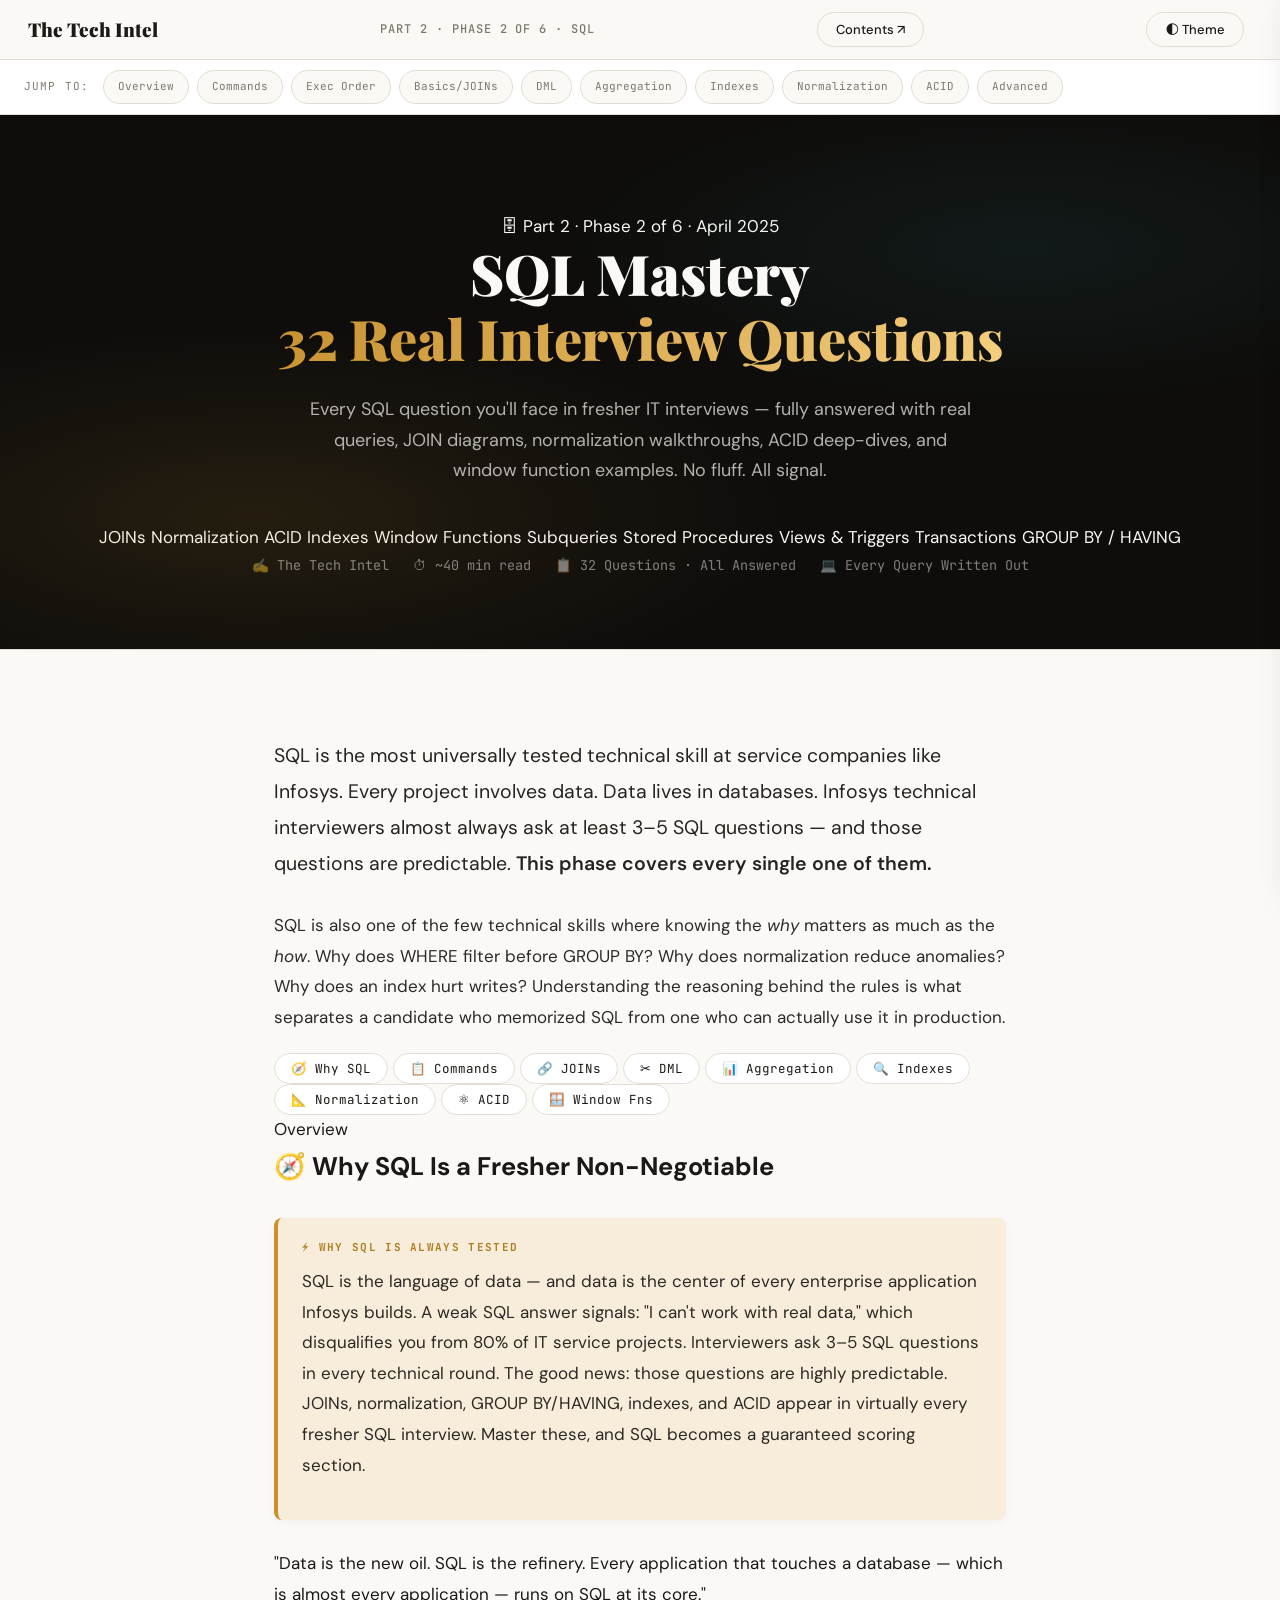
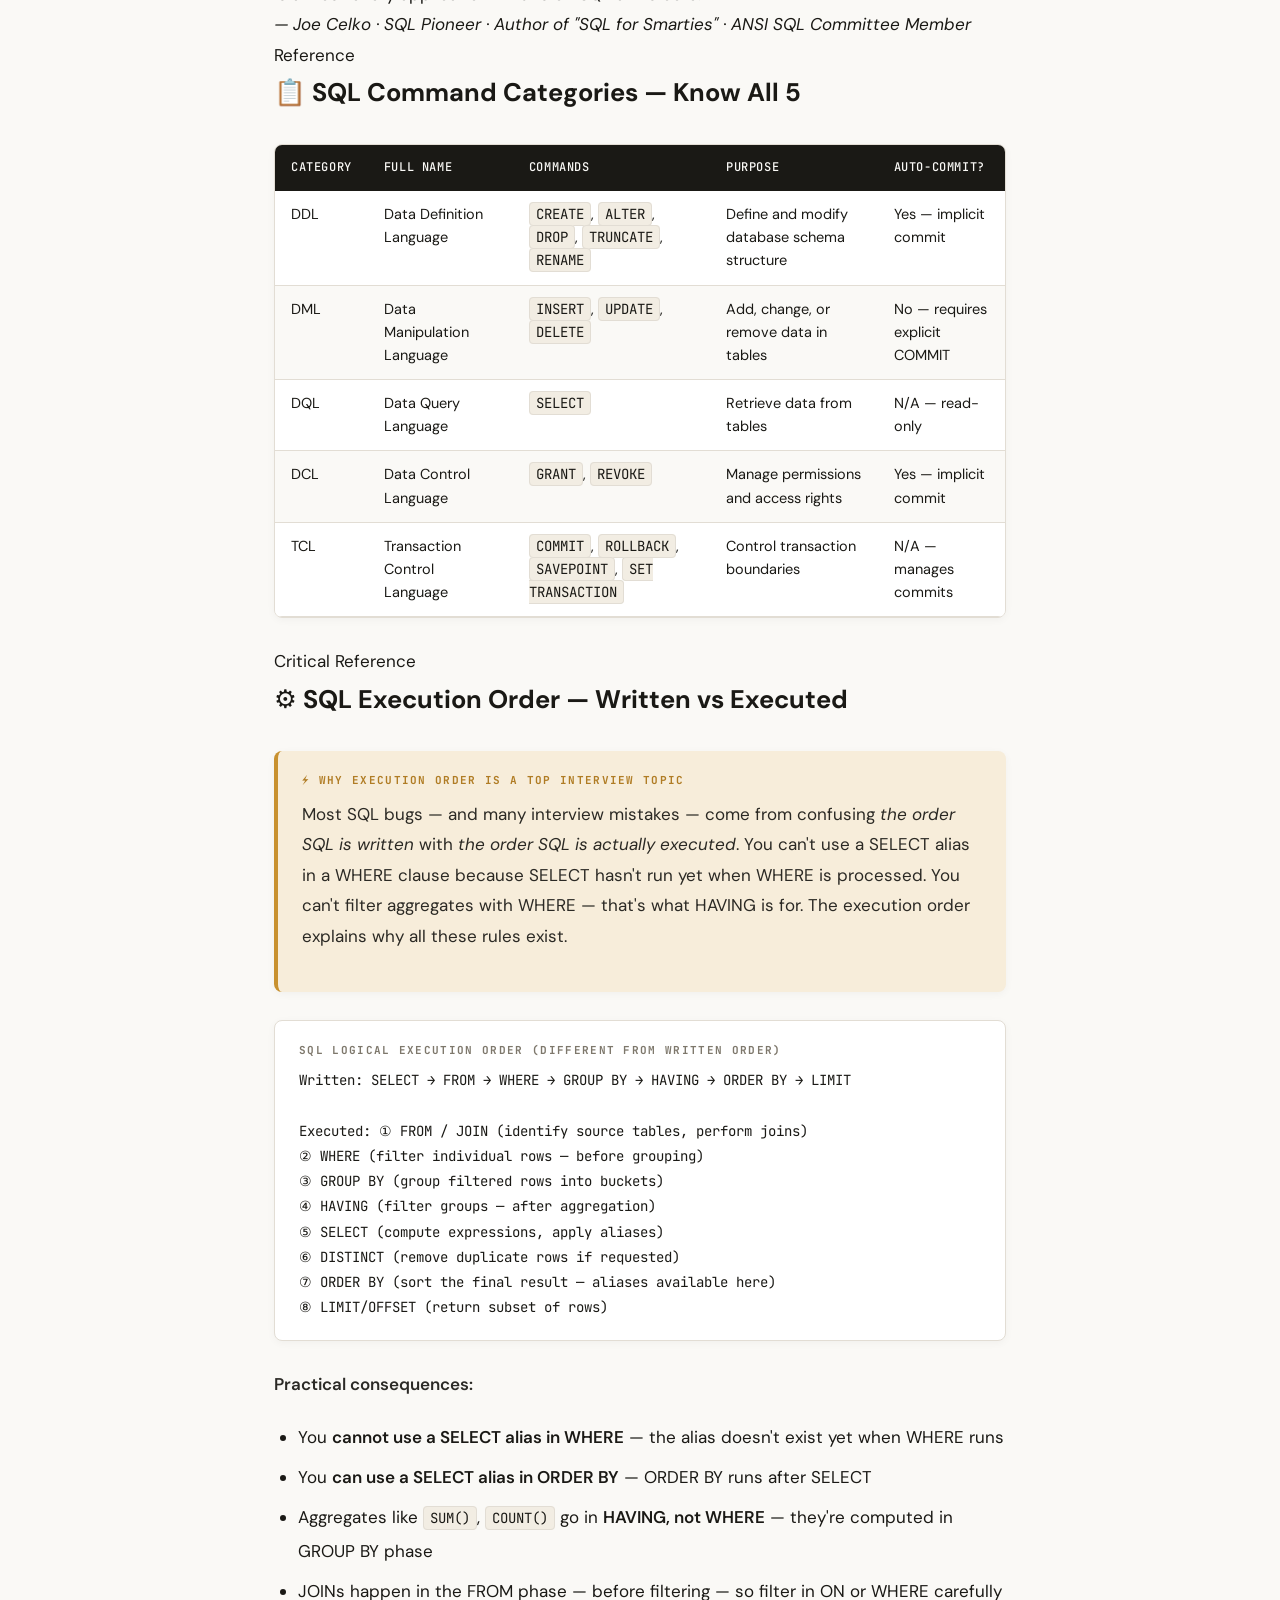
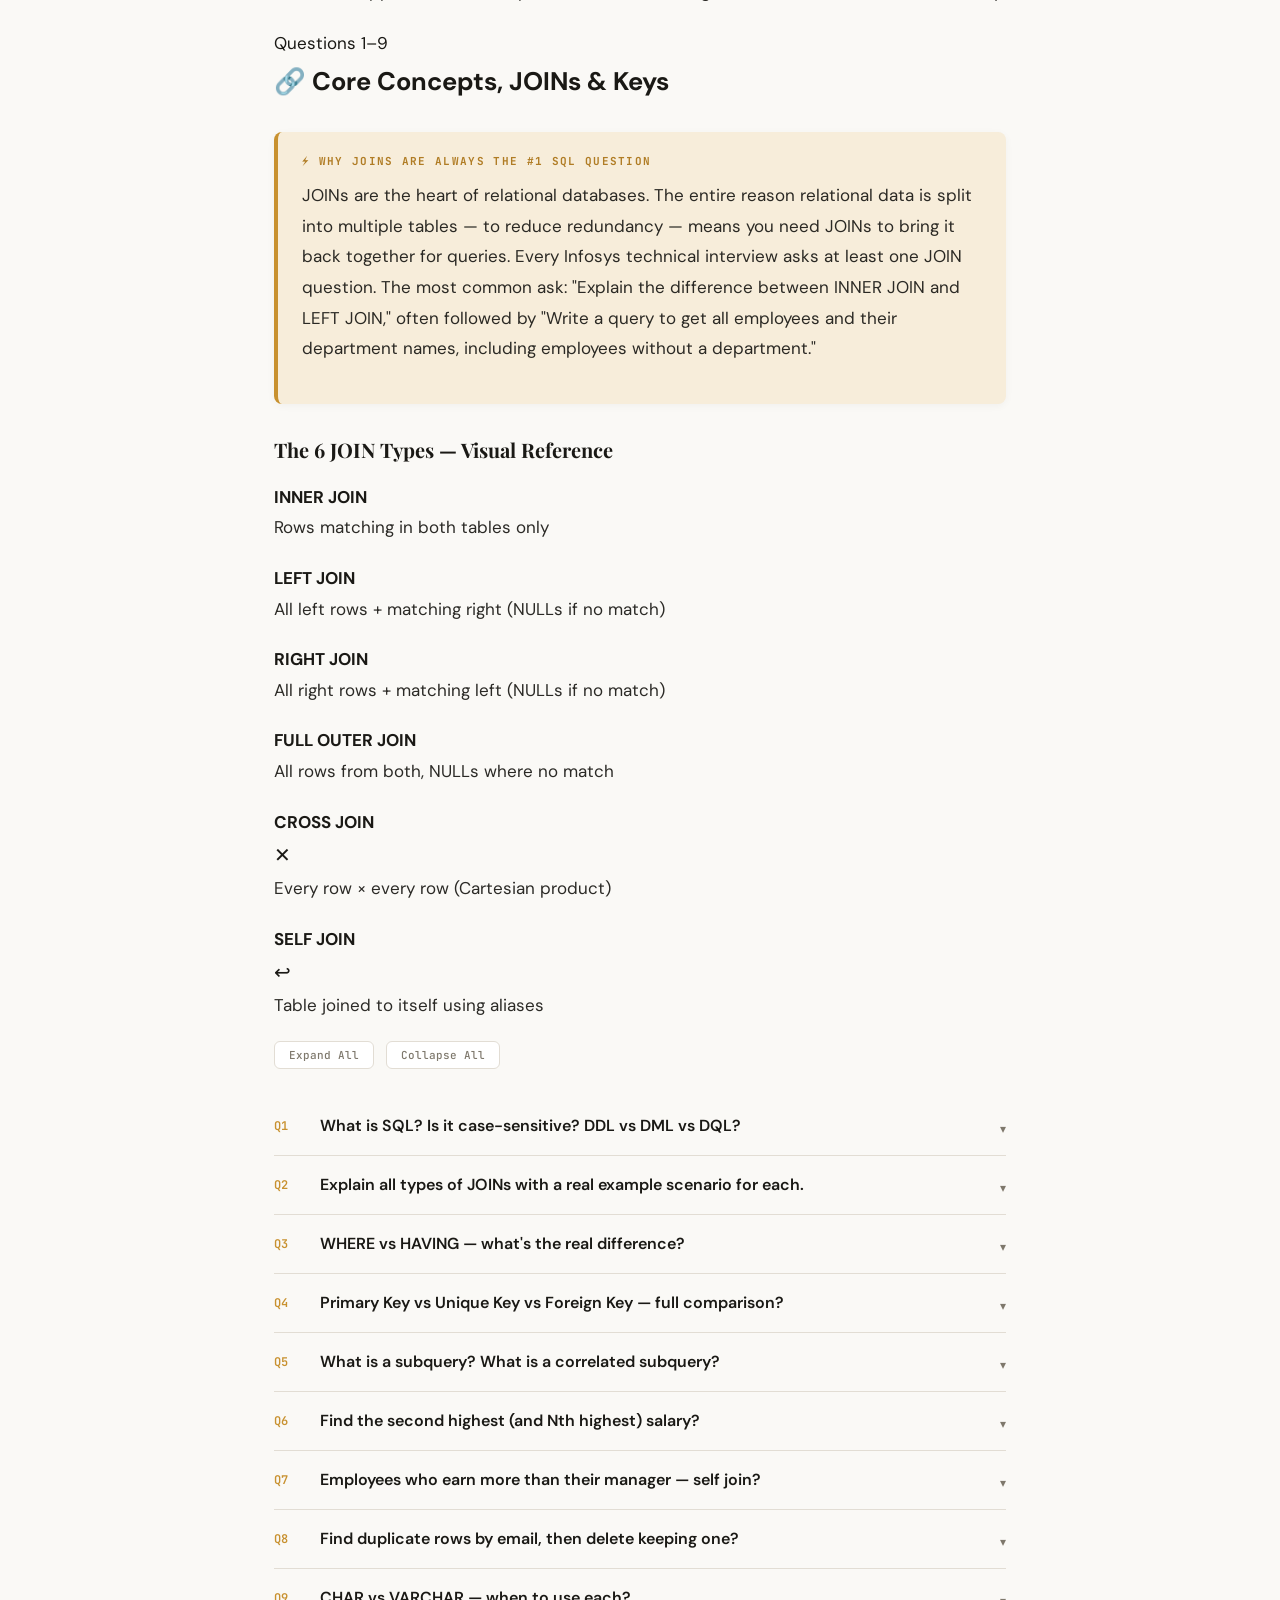
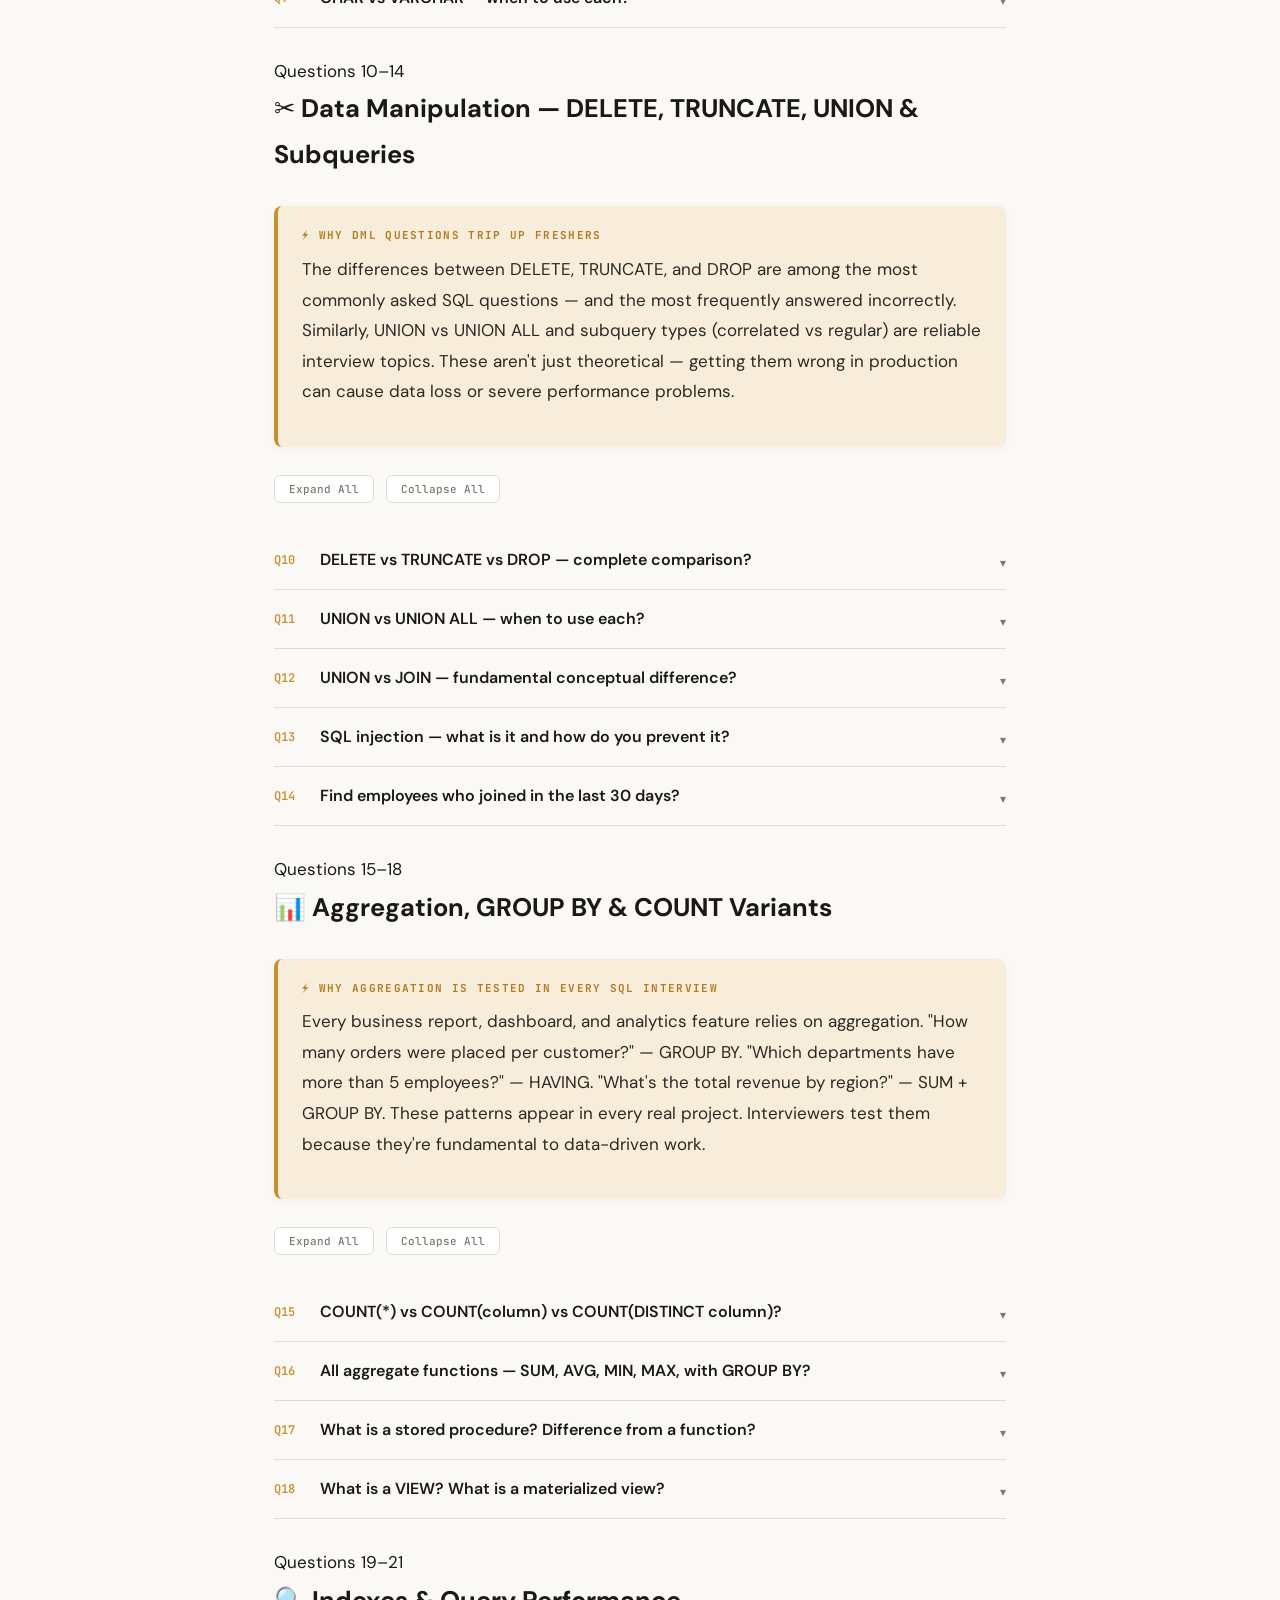
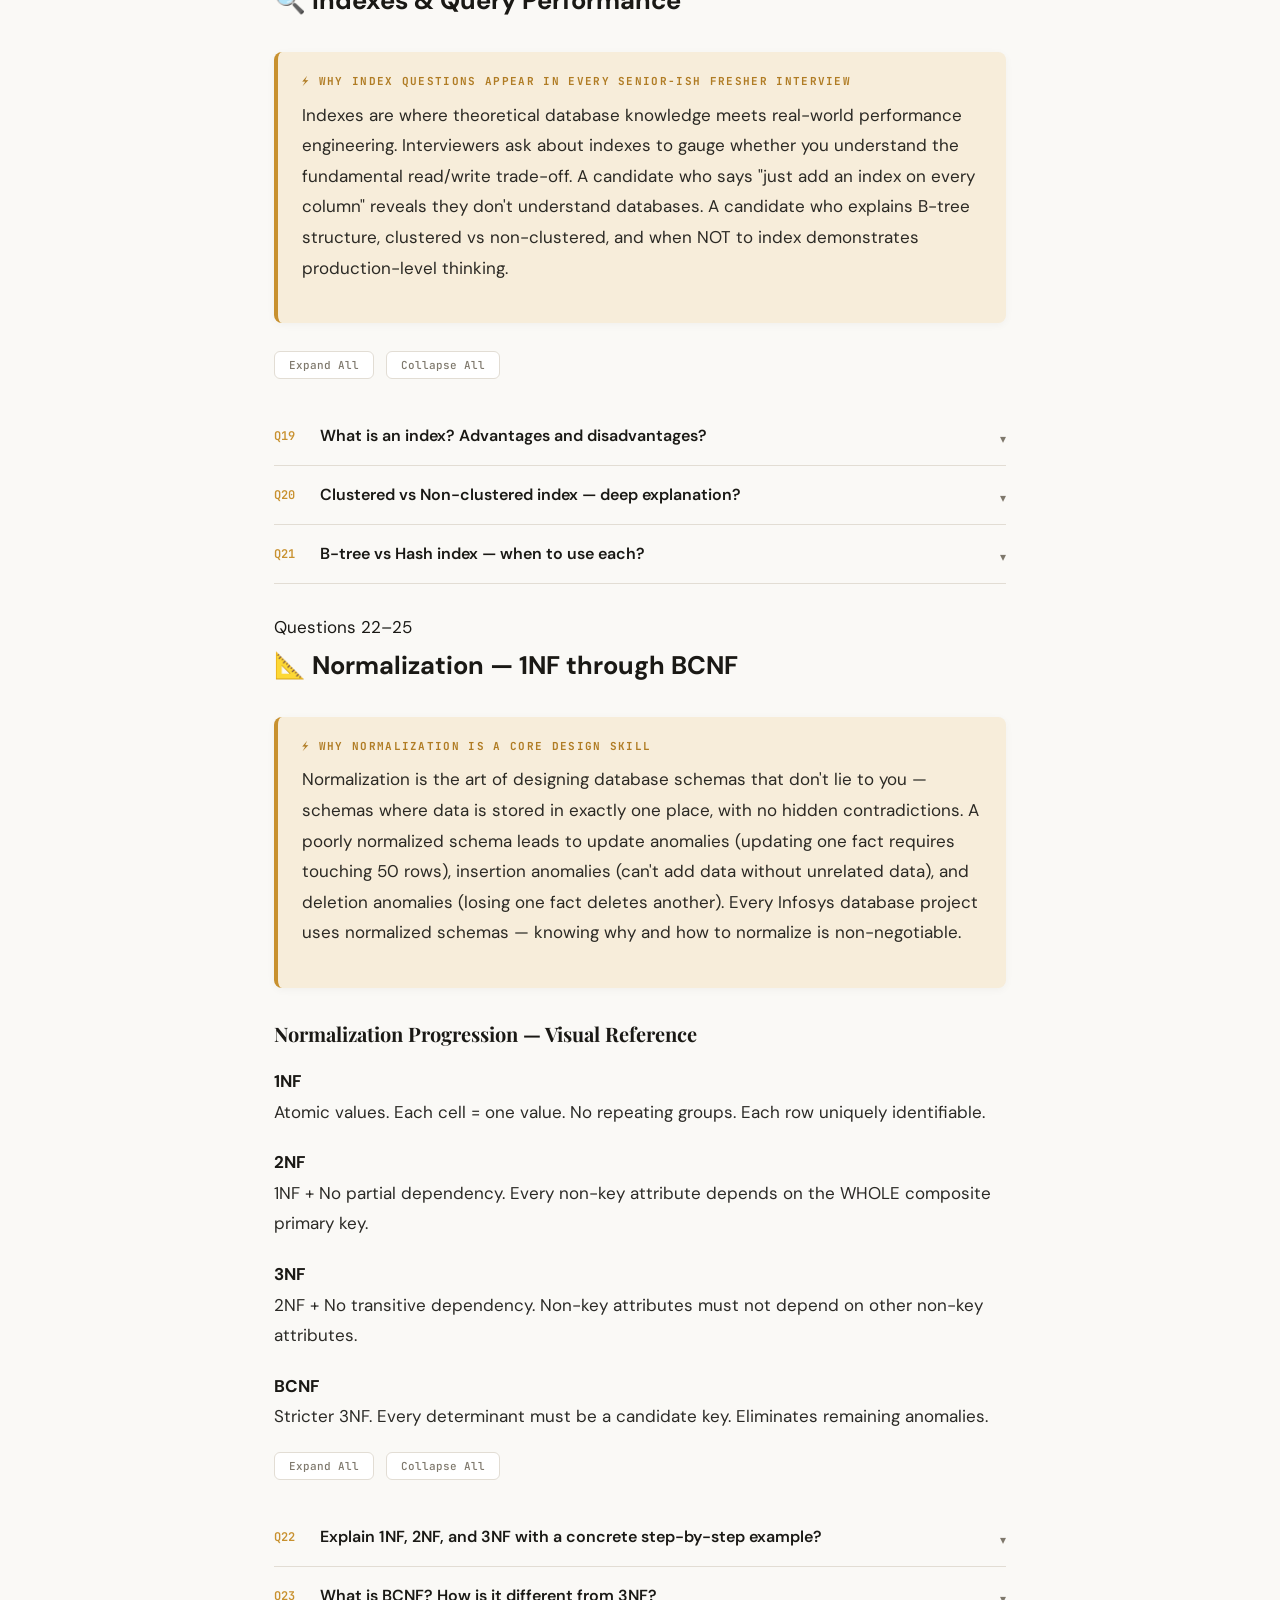
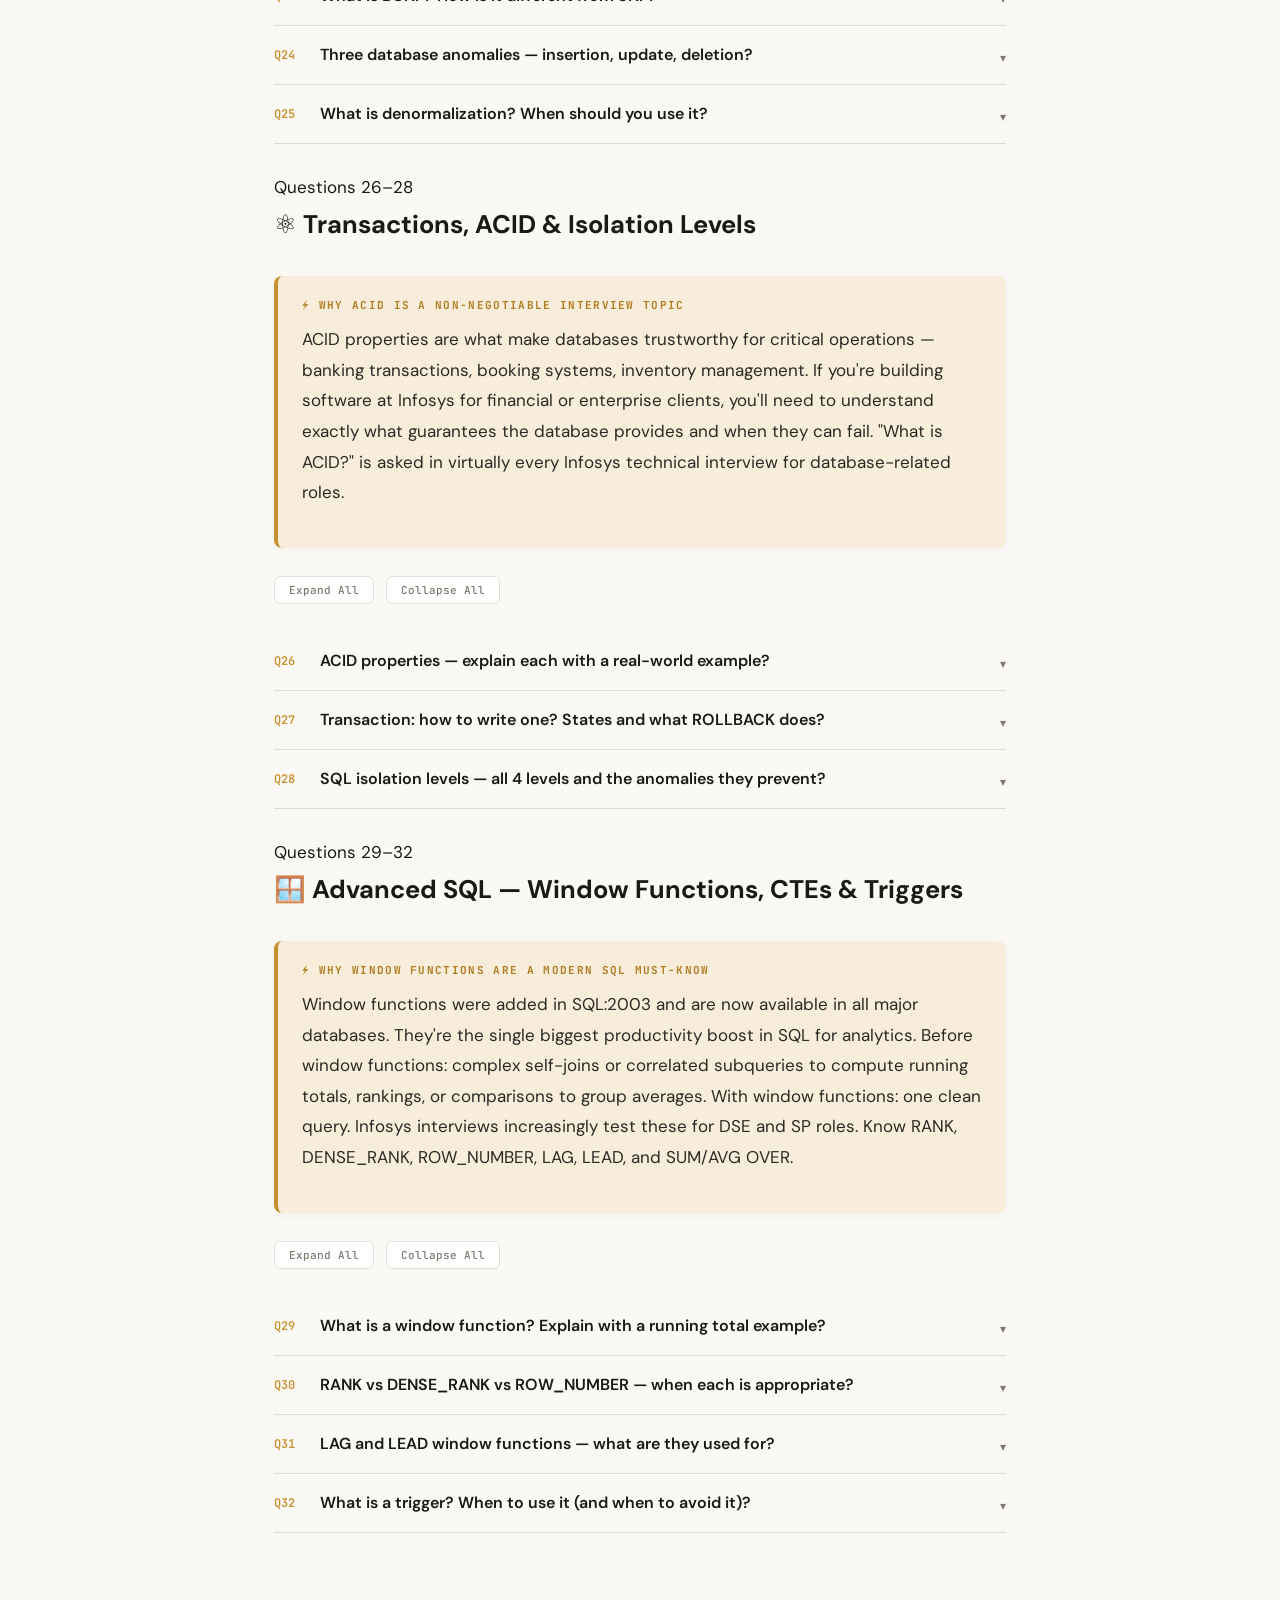
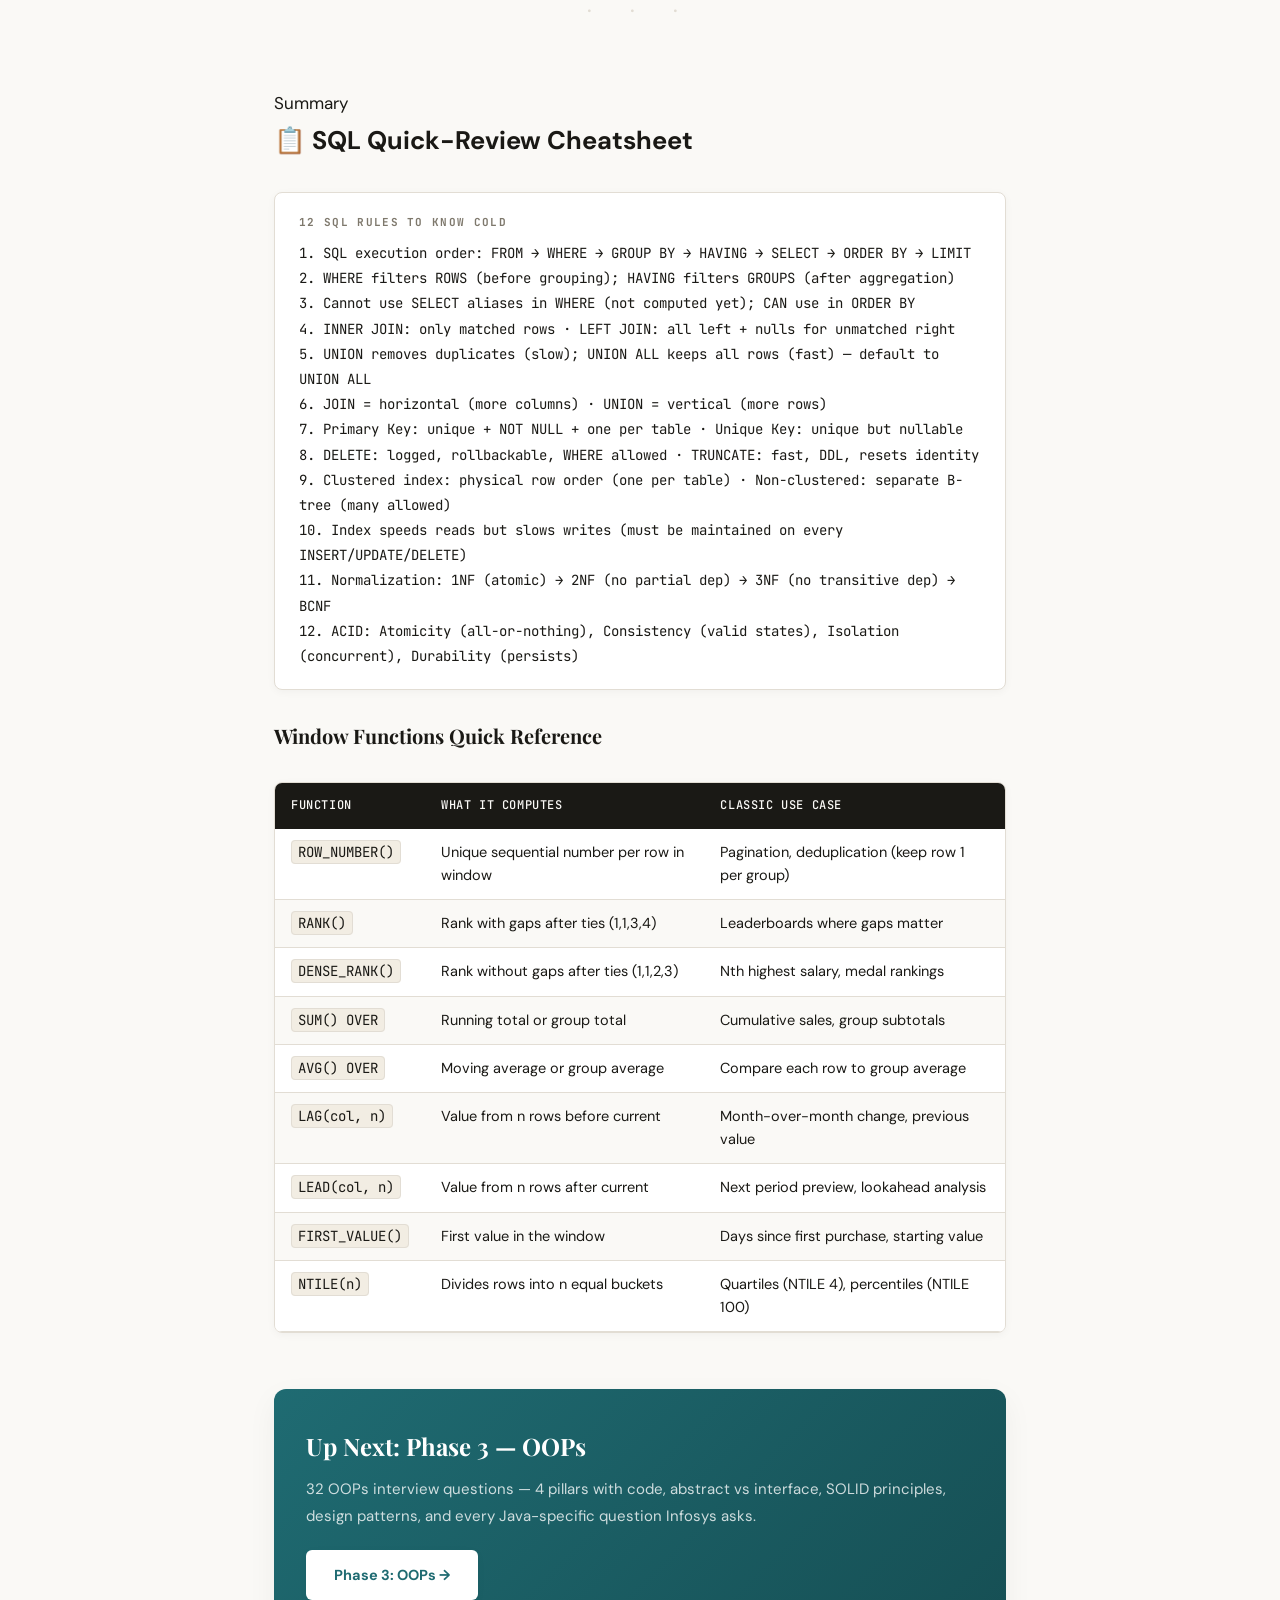
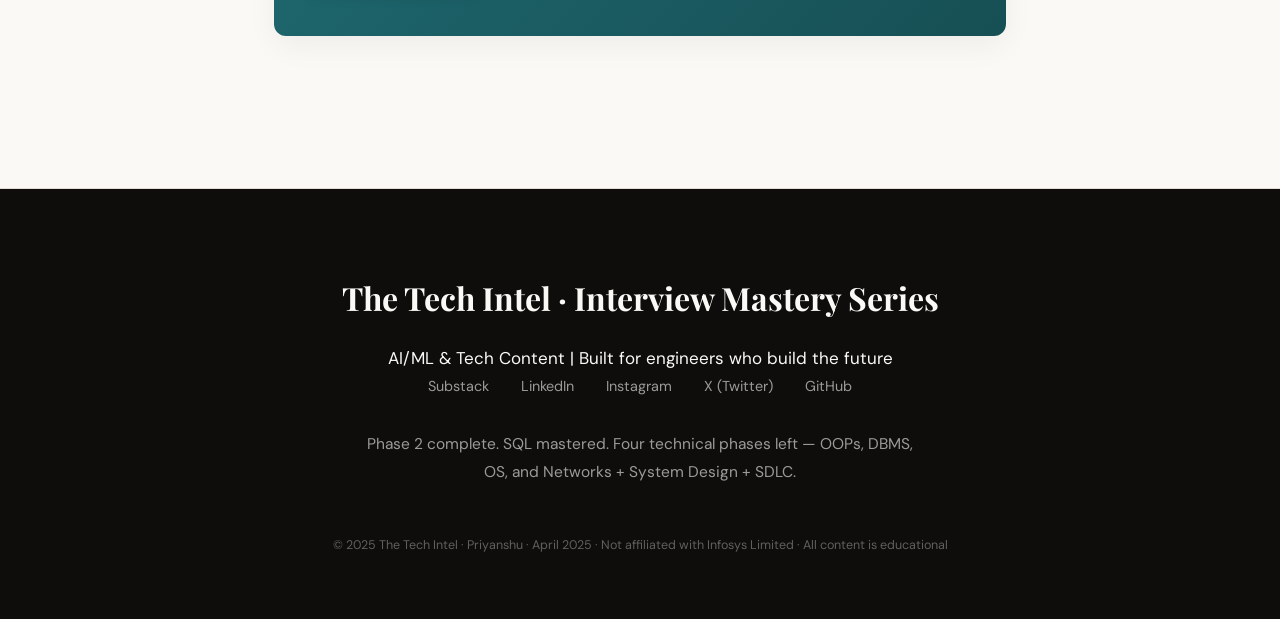
<file: Interview_Material/Part_2_Phases/Phase2_sql.html>
<!DOCTYPE html>
<html lang="en">
<head>
<meta charset="UTF-8">
<meta name="viewport" content="width=device-width, initial-scale=1.0">
<title>IT Interview 2025 — Part 2, Phase 2: SQL Mastery | 32 Real Questions | The Tech Intel</title>
<meta name="description" content="32 real SQL interview questions with complete answers — JOINs, Normalization, ACID, Indexes, Window Functions, Stored Procedures, and every query pattern fresher interviews demand. Phase 2 of 6.">
<meta name="keywords" content="SQL interview questions 2025, SQL joins interview, normalization interview questions, ACID properties interview, window functions SQL, stored procedure interview, SQL indexing interview, GROUP BY HAVING interview, SQL freshers Infosys, database interview questions 2025">
<meta name="author" content="The Tech Intel — Priyanshu">
<meta property="og:title" content="SQL Interview Mastery — 32 Real Questions with Answers | The Tech Intel">
<meta property="og:description" content="Every SQL interview question answered with queries, diagrams, normalization rules, ACID deep-dives, and window functions.">
<meta property="og:type" content="article">
<link rel="preconnect" href="https://fonts.googleapis.com">
<link href="https://fonts.googleapis.com/css2?family=Playfair+Display:ital,wght@0,700;0,900;1,700&family=DM+Sans:wght@300;400;500;600&family=JetBrains+Mono:wght@400;600&display=swap" rel="stylesheet">
<link rel="stylesheet" href="../../css/styles.css">
</head>
<body>

<div id="bar"></div>

<div id="ov" onclick="closeDrawer()"></div>
<div id="drawer">
  <button class="dr-close" onclick="closeDrawer()">✕</button>
  <div class="dr-title">SQL — Table of Contents</div>
  <div class="tg">
    <span class="tg-label">Overview</span>
    <a href="#overview">Why SQL Is Non-Negotiable</a>
    <a href="#commands">SQL Command Categories</a>
    <a href="#execorder">Execution Order</a>
  </div>
  <div class="tg">
    <span class="tg-label">Core Concepts (Q1–Q9)</span>
    <a href="#q-core">Basics, JOINs, Keys</a>
  </div>
  <div class="tg">
    <span class="tg-label">Data Manipulation (Q10–Q14)</span>
    <a href="#q-dml">DELETE, TRUNCATE, UNION</a>
  </div>
  <div class="tg">
    <span class="tg-label">Aggregation (Q15–Q18)</span>
    <a href="#q-agg">GROUP BY, COUNT, HAVING</a>
  </div>
  <div class="tg">
    <span class="tg-label">Indexes & Performance (Q19–Q21)</span>
    <a href="#q-index">Indexes, B-tree vs Hash</a>
  </div>
  <div class="tg">
    <span class="tg-label">Normalization (Q22–Q25)</span>
    <a href="#q-norm">1NF–BCNF, Anomalies</a>
  </div>
  <div class="tg">
    <span class="tg-label">Transactions & ACID (Q26–Q28)</span>
    <a href="#q-acid">ACID, Isolation Levels</a>
  </div>
  <div class="tg">
    <span class="tg-label">Advanced SQL (Q29–Q32)</span>
    <a href="#q-advanced">Window Functions, Views, Triggers</a>
  </div>
</div>

<nav class="nav">
  <a href="../../index.html" class="nav-brand" style="text-decoration: none; color: inherit;">The Tech Intel</a>
  <span class="nav-center">Part 2 · Phase 2 of 6 · SQL</span>
  <button class="nav-btn" onclick="openDrawer()">Contents ↗</button>
</nav>

<!-- Section strip -->
<div class="sec-strip">
  <span class="ss-lbl">Jump to:</span>
  <a class="ss-btn" href="#overview">Overview</a>
  <a class="ss-btn" href="#commands">Commands</a>
  <a class="ss-btn" href="#execorder">Exec Order</a>
  <a class="ss-btn" href="#q-core">Basics/JOINs</a>
  <a class="ss-btn" href="#q-dml">DML</a>
  <a class="ss-btn" href="#q-agg">Aggregation</a>
  <a class="ss-btn" href="#q-index">Indexes</a>
  <a class="ss-btn" href="#q-norm">Normalization</a>
  <a class="ss-btn" href="#q-acid">ACID</a>
  <a class="ss-btn" href="#q-advanced">Advanced</a>
</div>

<header class="hero">
  <div class="hero-phase">🗄 Part 2 · Phase 2 of 6 · April 2025</div>
  <h1>SQL Mastery<br><em>32 Real Interview Questions</em></h1>
  <p class="hero-sub">Every SQL question you'll face in fresher IT interviews — fully answered with real queries, JOIN diagrams, normalization walkthroughs, ACID deep-dives, and window function examples. No fluff. All signal.</p>
  <div class="hero-chips">
    <span class="chip active">JOINs</span>
    <span class="chip active">Normalization</span>
    <span class="chip active">ACID</span>
    <span class="chip active">Indexes</span>
    <span class="chip active">Window Functions</span>
    <span class="chip active">Subqueries</span>
    <span class="chip active">Stored Procedures</span>
    <span class="chip active">Views & Triggers</span>
    <span class="chip active">Transactions</span>
    <span class="chip active">GROUP BY / HAVING</span>
  </div>
  <div class="hero-meta">
    <span>✍ The Tech Intel</span>
    <span>⏱ ~40 min read</span>
    <span>📋 32 Questions · All Answered</span>
    <span>💻 Every Query Written Out</span>
  </div>
</header>

<main class="main">

<p class="lead" style="margin-top:48px;">SQL is the most universally tested technical skill at service companies like Infosys. Every project involves data. Data lives in databases. Infosys technical interviewers almost always ask at least 3–5 SQL questions — and those questions are predictable. <strong>This phase covers every single one of them.</strong></p>

<p>SQL is also one of the few technical skills where knowing the <em>why</em> matters as much as the <em>how</em>. Why does WHERE filter before GROUP BY? Why does normalization reduce anomalies? Why does an index hurt writes? Understanding the reasoning behind the rules is what separates a candidate who memorized SQL from one who can actually use it in production.</p>

<div class="pills">
  <a class="pill" href="#overview">🧭 Why SQL</a>
  <a class="pill" href="#commands">📋 Commands</a>
  <a class="pill" href="#q-core">🔗 JOINs</a>
  <a class="pill" href="#q-dml">✂ DML</a>
  <a class="pill" href="#q-agg">📊 Aggregation</a>
  <a class="pill" href="#q-index">🔍 Indexes</a>
  <a class="pill" href="#q-norm">📐 Normalization</a>
  <a class="pill" href="#q-acid">⚛ ACID</a>
  <a class="pill" href="#q-advanced">🪟 Window Fns</a>
</div>

<!-- ================================================
     OVERVIEW
     ================================================ -->
<section id="overview">
  <div class="sh"><div class="sh-eye">Overview</div><h2>🧭 Why SQL Is a Fresher Non-Negotiable</h2></div>

  <div class="why">
    <div class="why-label">⚡ Why SQL Is Always Tested</div>
    <p>SQL is the language of data — and data is the center of every enterprise application Infosys builds. A weak SQL answer signals: "I can't work with real data," which disqualifies you from 80% of IT service projects. Interviewers ask 3–5 SQL questions in every technical round. The good news: those questions are highly predictable. JOINs, normalization, GROUP BY/HAVING, indexes, and ACID appear in virtually every fresher SQL interview. Master these, and SQL becomes a guaranteed scoring section.</p>
  </div>

  <div class="qb">
    <blockquote>"Data is the new oil. SQL is the refinery. Every application that touches a database — which is almost every application — runs on SQL at its core."</blockquote>
    <cite>— Joe Celko · SQL Pioneer · Author of "SQL for Smarties" · ANSI SQL Committee Member</cite>
  </div>
</section>

<!-- ================================================
     COMMAND CATEGORIES
     ================================================ -->
<section id="commands">
  <div class="sh"><div class="sh-eye">Reference</div><h2>📋 SQL Command Categories — Know All 5</h2></div>

  <table class="tbl">
    <thead><tr><th>Category</th><th>Full Name</th><th>Commands</th><th>Purpose</th><th>Auto-Commit?</th></tr></thead>
    <tbody>
      <tr><td><span class="badge b-blue">DDL</span></td><td>Data Definition Language</td><td><code>CREATE</code>, <code>ALTER</code>, <code>DROP</code>, <code>TRUNCATE</code>, <code>RENAME</code></td><td>Define and modify database schema structure</td><td>Yes — implicit commit</td></tr>
      <tr><td><span class="badge b-green">DML</span></td><td>Data Manipulation Language</td><td><code>INSERT</code>, <code>UPDATE</code>, <code>DELETE</code></td><td>Add, change, or remove data in tables</td><td>No — requires explicit COMMIT</td></tr>
      <tr><td><span class="badge b-gold">DQL</span></td><td>Data Query Language</td><td><code>SELECT</code></td><td>Retrieve data from tables</td><td>N/A — read-only</td></tr>
      <tr><td><span class="badge b-purple">DCL</span></td><td>Data Control Language</td><td><code>GRANT</code>, <code>REVOKE</code></td><td>Manage permissions and access rights</td><td>Yes — implicit commit</td></tr>
      <tr><td><span class="badge b-red">TCL</span></td><td>Transaction Control Language</td><td><code>COMMIT</code>, <code>ROLLBACK</code>, <code>SAVEPOINT</code>, <code>SET TRANSACTION</code></td><td>Control transaction boundaries</td><td>N/A — manages commits</td></tr>
    </tbody>
  </table>
</section>

<!-- ================================================
     EXECUTION ORDER
     ================================================ -->
<section id="execorder">
  <div class="sh"><div class="sh-eye">Critical Reference</div><h2>⚙ SQL Execution Order — Written vs Executed</h2></div>

  <div class="why">
    <div class="why-label">⚡ Why Execution Order Is a Top Interview Topic</div>
    <p>Most SQL bugs — and many interview mistakes — come from confusing <em>the order SQL is written</em> with <em>the order SQL is actually executed</em>. You can't use a SELECT alias in a WHERE clause because SELECT hasn't run yet when WHERE is processed. You can't filter aggregates with WHERE — that's what HAVING is for. The execution order explains why all these rules exist.</p>
  </div>

  <div class="formula">
    <span class="f-label">SQL Logical Execution Order (different from written order)</span>
    <div class="f-body">Written:   SELECT → FROM → WHERE → GROUP BY → HAVING → ORDER BY → LIMIT<br>
<br>
Executed:  ① FROM / JOIN   (identify source tables, perform joins)<br>
           ② WHERE         (filter individual rows — before grouping)<br>
           ③ GROUP BY      (group filtered rows into buckets)<br>
           ④ HAVING        (filter groups — after aggregation)<br>
           ⑤ SELECT        (compute expressions, apply aliases)<br>
           ⑥ DISTINCT      (remove duplicate rows if requested)<br>
           ⑦ ORDER BY      (sort the final result — aliases available here)<br>
           ⑧ LIMIT/OFFSET  (return subset of rows)</div>
  </div>

  <p><strong>Practical consequences:</strong></p>
  <ul style="line-height:2;">
    <li>You <strong>cannot use a SELECT alias in WHERE</strong> — the alias doesn't exist yet when WHERE runs</li>
    <li>You <strong>can use a SELECT alias in ORDER BY</strong> — ORDER BY runs after SELECT</li>
    <li>Aggregates like <code>SUM()</code>, <code>COUNT()</code> go in <strong>HAVING, not WHERE</strong> — they're computed in GROUP BY phase</li>
    <li>JOINs happen in the FROM phase — before filtering — so filter in ON or WHERE carefully</li>
  </ul>
</section>

<!-- ================================================
     SELF ASSESS
     ================================================ -->


<!-- ================================================
     SECTION 1: CORE CONCEPTS (Q1–Q9)
     ================================================ -->
<section id="q-core">
  <div class="sh"><div class="sh-eye">Questions 1–9</div><h2>🔗 Core Concepts, JOINs & Keys</h2></div>

  <div class="why">
    <div class="why-label">⚡ Why JOINs Are Always the #1 SQL Question</div>
    <p>JOINs are the heart of relational databases. The entire reason relational data is split into multiple tables — to reduce redundancy — means you need JOINs to bring it back together for queries. Every Infosys technical interview asks at least one JOIN question. The most common ask: "Explain the difference between INNER JOIN and LEFT JOIN," often followed by "Write a query to get all employees and their department names, including employees without a department."</p>
  </div>

  <h3 style="font-family:'Playfair Display',serif;font-size:20px;margin:24px 0 14px;">The 6 JOIN Types — Visual Reference</h3>
  <div class="join-grid">
    <div class="join-card">
      <h4>INNER JOIN</h4>
      <div class="join-venn"><div class="vc-l"></div><div class="vc-both"></div><div class="vc-r"></div></div>
      <p>Rows matching in both tables only</p>
    </div>
    <div class="join-card">
      <h4>LEFT JOIN</h4>
      <div class="join-venn"><div class="vc-l fill"></div><div class="vc-both"></div><div class="vc-r"></div></div>
      <p>All left rows + matching right (NULLs if no match)</p>
    </div>
    <div class="join-card">
      <h4>RIGHT JOIN</h4>
      <div class="join-venn"><div class="vc-l"></div><div class="vc-both"></div><div class="vc-r fill"></div></div>
      <p>All right rows + matching left (NULLs if no match)</p>
    </div>
    <div class="join-card">
      <h4>FULL OUTER JOIN</h4>
      <div class="join-venn"><div class="vc-l fill"></div><div class="vc-both"></div><div class="vc-r fill"></div></div>
      <p>All rows from both, NULLs where no match</p>
    </div>
    <div class="join-card">
      <h4>CROSS JOIN</h4>
      <div class="join-venn" style="font-size:20px;">✕</div>
      <p>Every row × every row (Cartesian product)</p>
    </div>
    <div class="join-card">
      <h4>SELF JOIN</h4>
      <div class="join-venn" style="font-size:20px;">↩</div>
      <p>Table joined to itself using aliases</p>
    </div>
  </div>

  <div class="xp"><button class="xp-btn" onclick="xpAll('qa-core')">Expand All</button><button class="xp-btn" onclick="xpNone('qa-core')">Collapse All</button></div>
  <div class="qa-wrap" id="qa-core">

    <div class="qa-item">
      <button class="qa-btn" onclick="tQ(this)"><span class="qa-num">Q1</span>What is SQL? Is it case-sensitive? DDL vs DML vs DQL?<span class="qa-icon">▾</span></button>
      <div class="qa-body">
        <p>SQL (Structured Query Language) is the standard language for managing and querying relational databases. <strong>SQL keywords are NOT case-sensitive</strong> — <code>SELECT</code>, <code>select</code>, and <code>Select</code> are identical. However, <em>data values inside rows may be case-sensitive</em> depending on the column's collation setting (e.g., <code>WHERE name = 'Alice'</code> vs <code>'alice'</code> may behave differently based on the DB configuration).</p>
        <p><strong>Quick category recap:</strong></p>
        <ul>
          <li><strong>DDL</strong> (Data Definition Language): structures the database — <code>CREATE TABLE</code>, <code>ALTER TABLE</code>, <code>DROP TABLE</code>. These auto-commit; you can't roll them back in most databases.</li>
          <li><strong>DML</strong> (Data Manipulation Language): changes data — <code>INSERT</code>, <code>UPDATE</code>, <code>DELETE</code>. These can be rolled back inside a transaction.</li>
          <li><strong>DQL</strong> (Data Query Language): retrieves data — just <code>SELECT</code>. Read-only.</li>
        </ul>
        <div class="tip">💡 Common interview trap: "Is TRUNCATE DDL or DML?" — TRUNCATE is DDL (it auto-commits, resets identity, and doesn't log individual rows), even though it "removes data" like DML. Most interviewers accept either answer if you explain it clearly.</div>
      </div>
    </div>

    <div class="qa-item">
      <button class="qa-btn" onclick="tQ(this)"><span class="qa-num">Q2</span>Explain all types of JOINs with a real example scenario for each.<span class="qa-icon">▾</span></button>
      <div class="qa-body">
        <p><em>Tables: <strong>Employees</strong> (emp_id, name, dept_id) and <strong>Departments</strong> (dept_id, dept_name)</em></p>
        <pre><span class="cm">-- INNER JOIN: only employees who have a matching department</span>
<span class="kw">SELECT</span> e.name, d.dept_name
<span class="kw">FROM</span> employees e
<span class="kw">INNER JOIN</span> departments d <span class="kw">ON</span> e.dept_id = d.dept_id;
<span class="cm">-- Result: employees WITH a dept only. John (dept=NULL) excluded.</span>

<span class="cm">-- LEFT JOIN: all employees, even those without a department</span>
<span class="kw">SELECT</span> e.name, d.dept_name
<span class="kw">FROM</span> employees e
<span class="kw">LEFT JOIN</span> departments d <span class="kw">ON</span> e.dept_id = d.dept_id;
<span class="cm">-- Result: John (no dept) appears with dept_name = NULL</span>

<span class="cm">-- RIGHT JOIN: all departments, even those with no employees</span>
<span class="kw">SELECT</span> e.name, d.dept_name
<span class="kw">FROM</span> employees e
<span class="kw">RIGHT JOIN</span> departments d <span class="kw">ON</span> e.dept_id = d.dept_id;
<span class="cm">-- Result: "Research" dept (no employees yet) appears with name = NULL</span>

<span class="cm">-- FULL OUTER JOIN: everything from both sides</span>
<span class="kw">SELECT</span> e.name, d.dept_name
<span class="kw">FROM</span> employees e
<span class="kw">FULL OUTER JOIN</span> departments d <span class="kw">ON</span> e.dept_id = d.dept_id;
<span class="cm">-- MySQL doesn't support FULL OUTER JOIN directly — use UNION:</span>
<span class="kw">SELECT</span> e.name, d.dept_name <span class="kw">FROM</span> employees e <span class="kw">LEFT JOIN</span> departments d <span class="kw">ON</span> e.dept_id = d.dept_id
<span class="kw">UNION</span>
<span class="kw">SELECT</span> e.name, d.dept_name <span class="kw">FROM</span> employees e <span class="kw">RIGHT JOIN</span> departments d <span class="kw">ON</span> e.dept_id = d.dept_id;

<span class="cm">-- CROSS JOIN: every employee paired with every department</span>
<span class="kw">SELECT</span> e.name, d.dept_name <span class="kw">FROM</span> employees e <span class="kw">CROSS JOIN</span> departments d;
<span class="cm">-- 5 employees × 4 departments = 20 rows. Rarely useful. Be careful!</span>

<span class="cm">-- SELF JOIN: find employees and their manager (same table)</span>
<span class="kw">SELECT</span> e.name <span class="kw">AS</span> employee, m.name <span class="kw">AS</span> manager
<span class="kw">FROM</span> employees e
<span class="kw">LEFT JOIN</span> employees m <span class="kw">ON</span> e.manager_id = m.emp_id;</pre>
        <div class="crit">⚠ The most common interview mistake: writing LEFT JOIN but expecting INNER JOIN behavior — forgetting that NULL rows are included. Always ask: "Do I want unmatched rows?"</div>
      </div>
    </div>

    <div class="qa-item">
      <button class="qa-btn" onclick="tQ(this)"><span class="qa-num">Q3</span>WHERE vs HAVING — what's the real difference?<span class="qa-icon">▾</span></button>
      <div class="qa-body">
        <p><strong>WHERE</strong> filters individual <em>rows</em> — it runs <strong>before</strong> GROUP BY, so it operates on raw table data. You cannot use aggregate functions in WHERE because the aggregates haven't been computed yet.</p>
        <p><strong>HAVING</strong> filters <em>groups</em> — it runs <strong>after</strong> GROUP BY, so it operates on grouped/aggregated data. You must use HAVING for conditions on aggregate results.</p>
        <pre><span class="cm">-- WRONG: cannot use aggregate in WHERE</span>
<span class="kw">SELECT</span> dept_id, <span class="fn">COUNT</span>(*) <span class="kw">FROM</span> employees
<span class="kw">WHERE</span> <span class="fn">COUNT</span>(*) > 3  <span class="cm">-- ❌ Error: WHERE can't see aggregates</span>
<span class="kw">GROUP BY</span> dept_id;

<span class="cm">-- CORRECT: filter groups after aggregation using HAVING</span>
<span class="kw">SELECT</span> dept_id, <span class="fn">COUNT</span>(*) <span class="kw">AS</span> emp_count
<span class="kw">FROM</span> employees
<span class="kw">WHERE</span> salary > 30000          <span class="cm">-- filters rows BEFORE grouping</span>
<span class="kw">GROUP BY</span> dept_id
<span class="kw">HAVING</span> <span class="fn">COUNT</span>(*) > 3;          <span class="cm">-- filters GROUPS after aggregation</span>
<span class="cm">-- "Find departments (with avg salary > 30k) having more than 3 employees"</span></pre>
        <div class="tip">💡 Memory trick: <strong>WHERE = rows, HAVING = groups</strong>. Or: "WHERE comes before GROUP BY in execution, HAVING comes after." You can use both in the same query — WHERE filters first, then grouping, then HAVING filters groups.</div>
      </div>
    </div>

    <div class="qa-item">
      <button class="qa-btn" onclick="tQ(this)"><span class="qa-num">Q4</span>Primary Key vs Unique Key vs Foreign Key — full comparison?<span class="qa-icon">▾</span></button>
      <div class="qa-body">
        <table>
          <tr><th>Property</th><th>Primary Key</th><th>Unique Key</th><th>Foreign Key</th></tr>
          <tr><td>Uniqueness</td><td>✅ Must be unique</td><td>✅ Must be unique</td><td>❌ Can repeat (references parent PK)</td></tr>
          <tr><td>NULL allowed?</td><td>❌ Never NULL</td><td>✅ One NULL allowed (most DBs)</td><td>✅ Yes (if reference is optional)</td></tr>
          <tr><td>Count per table</td><td>Exactly one</td><td>Multiple allowed</td><td>Multiple allowed</td></tr>
          <tr><td>Index created?</td><td>Yes — clustered index (InnoDB)</td><td>Yes — non-clustered</td><td>Recommended but not auto-created everywhere</td></tr>
          <tr><td>Purpose</td><td>Row identity — the "address" of a row</td><td>Alternate uniqueness (email, phone)</td><td>Relational link — reference another table</td></tr>
        </table>
        <pre><span class="kw">CREATE TABLE</span> employees (
    emp_id    <span class="kw">INT</span> <span class="kw">PRIMARY KEY</span>,       <span class="cm">-- PK: unique + not null + clustered</span>
    email     <span class="kw">VARCHAR</span>(100) <span class="kw">UNIQUE</span>,    <span class="cm">-- Unique key: unique but nullable</span>
    dept_id   <span class="kw">INT</span>,
    <span class="kw">FOREIGN KEY</span> (dept_id) <span class="kw">REFERENCES</span> departments(dept_id)
        <span class="kw">ON DELETE</span> <span class="kw">SET NULL</span>             <span class="cm">-- if dept deleted, set to NULL</span>
);</pre>
        <div class="note">🧠 ON DELETE options for foreign keys: <strong>CASCADE</strong> (delete children when parent deleted), <strong>SET NULL</strong> (set FK to null), <strong>RESTRICT / NO ACTION</strong> (reject the parent deletion if children exist), <strong>SET DEFAULT</strong> (set FK to a default value).</div>
      </div>
    </div>

    <div class="qa-item">
      <button class="qa-btn" onclick="tQ(this)"><span class="qa-num">Q5</span>What is a subquery? What is a correlated subquery?<span class="qa-icon">▾</span></button>
      <div class="qa-body">
        <p>A <strong>subquery</strong> (nested query) is a SELECT statement embedded inside another SQL statement. The inner query runs first; its result is used by the outer query.</p>
        <pre><span class="cm">-- Regular subquery: find employees earning above average salary</span>
<span class="kw">SELECT</span> name, salary
<span class="kw">FROM</span> employees
<span class="kw">WHERE</span> salary > (<span class="kw">SELECT</span> <span class="fn">AVG</span>(salary) <span class="kw">FROM</span> employees);
<span class="cm">-- Inner query runs ONCE, returns 58000. Outer query uses that value.</span></pre>
        <p>A <strong>correlated subquery</strong> references a column from the outer query — the inner query re-executes for <em>each row</em> of the outer query. This is powerful but often slow.</p>
        <pre><span class="cm">-- Correlated subquery: employees earning more than avg in THEIR OWN dept</span>
<span class="kw">SELECT</span> e.name, e.salary, e.dept_id
<span class="kw">FROM</span> employees e
<span class="kw">WHERE</span> e.salary > (
    <span class="kw">SELECT</span> <span class="fn">AVG</span>(salary)
    <span class="kw">FROM</span> employees
    <span class="kw">WHERE</span> dept_id = e.dept_id  <span class="cm">-- references outer query's row</span>
);
<span class="cm">-- Inner query runs ONCE PER OUTER ROW — can be slow on large tables</span></pre>
        <div class="tip">💡 Correlated subqueries are often replaceable with JOINs or window functions for much better performance. For the example above, use a window function: <code>AVG(salary) OVER (PARTITION BY dept_id)</code>.</div>
      </div>
    </div>

    <div class="qa-item">
      <button class="qa-btn" onclick="tQ(this)"><span class="qa-num">Q6</span>Find the second highest (and Nth highest) salary?<span class="qa-icon">▾</span></button>
      <div class="qa-body">
        <p>This is the single most commonly asked SQL query in fresher interviews. Know all three approaches:</p>
        <pre><span class="cm">-- Method 1: Nested MAX (classic, easy to explain)</span>
<span class="kw">SELECT</span> <span class="fn">MAX</span>(salary) <span class="kw">AS</span> second_highest
<span class="kw">FROM</span> employees
<span class="kw">WHERE</span> salary < (<span class="kw">SELECT</span> <span class="fn">MAX</span>(salary) <span class="kw">FROM</span> employees);

<span class="cm">-- Method 2: LIMIT + OFFSET (simple, MySQL/PostgreSQL)</span>
<span class="kw">SELECT DISTINCT</span> salary
<span class="kw">FROM</span> employees
<span class="kw">ORDER BY</span> salary <span class="kw">DESC</span>
<span class="kw">LIMIT</span> 1 <span class="kw">OFFSET</span> 1;  <span class="cm">-- skip the highest, take next one</span>

<span class="cm">-- Method 3: DENSE_RANK (best — handles Nth and ties gracefully)</span>
<span class="kw">SELECT</span> salary
<span class="kw">FROM</span> (
    <span class="kw">SELECT</span> salary,
           <span class="fn">DENSE_RANK</span>() <span class="kw">OVER</span> (<span class="kw">ORDER BY</span> salary <span class="kw">DESC</span>) <span class="kw">AS</span> rnk
    <span class="kw">FROM</span> employees
) ranked
<span class="kw">WHERE</span> rnk = 2;  <span class="cm">-- change 2 to N for Nth highest</span>

<span class="cm">-- Why DENSE_RANK is best: handles ties correctly
-- If salaries are [100, 100, 80, 60]:
-- Nested MAX gives 80 ✓ but LIMIT/OFFSET gives 100 (the tie) ✗
-- DENSE_RANK gives 80 (correctly 2nd unique salary) ✓</span></pre>
        <div class="crit">⚠ Always ask the interviewer: "Do you want the second highest unique salary value, or the second highest row?" The answer changes which method to use. DENSE_RANK handles unique values correctly; LIMIT/OFFSET gets the second row.</div>
      </div>
    </div>

    <div class="qa-item">
      <button class="qa-btn" onclick="tQ(this)"><span class="qa-num">Q7</span>Employees who earn more than their manager — self join?<span class="qa-icon">▾</span></button>
      <div class="qa-body">
        <p>This classic question tests self-join knowledge. The trick: join the employees table to itself — once as "employee", once as "manager."</p>
        <pre><span class="cm">-- Table: employees(emp_id, name, salary, manager_id)</span>
<span class="cm">-- manager_id references emp_id in the same table</span>

<span class="kw">SELECT</span>
    e.name   <span class="kw">AS</span> employee_name,
    e.salary <span class="kw">AS</span> employee_salary,
    m.name   <span class="kw">AS</span> manager_name,
    m.salary <span class="kw">AS</span> manager_salary
<span class="kw">FROM</span> employees e
<span class="kw">JOIN</span> employees m <span class="kw">ON</span> e.manager_id = m.emp_id
<span class="kw">WHERE</span> e.salary > m.salary;

<span class="cm">-- We alias the same table twice: e = employee row, m = manager row
-- JOIN matches each employee to their manager's record
-- WHERE filters to only keep cases where employee earns more</span></pre>
        <p><strong>Why LEFT JOIN instead of JOIN matters here:</strong> if you use <code>JOIN</code> (INNER), employees with no manager (CEO/top-level) are excluded — because they have no matching manager row. If the question asks to include all employees, use <code>LEFT JOIN</code>.</p>
      </div>
    </div>

    <div class="qa-item">
      <button class="qa-btn" onclick="tQ(this)"><span class="qa-num">Q8</span>Find duplicate rows by email, then delete keeping one?<span class="qa-icon">▾</span></button>
      <div class="qa-body">
        <pre><span class="cm">-- Step 1: Find which emails have duplicates</span>
<span class="kw">SELECT</span> email, <span class="fn">COUNT</span>(*) <span class="kw">AS</span> cnt
<span class="kw">FROM</span> users
<span class="kw">GROUP BY</span> email
<span class="kw">HAVING</span> <span class="fn">COUNT</span>(*) > 1;

<span class="cm">-- Step 2: See all duplicate rows</span>
<span class="kw">SELECT</span> * <span class="kw">FROM</span> users
<span class="kw">WHERE</span> email <span class="kw">IN</span> (
    <span class="kw">SELECT</span> email <span class="kw">FROM</span> users
    <span class="kw">GROUP BY</span> email <span class="kw">HAVING</span> <span class="fn">COUNT</span>(*) > 1
);

<span class="cm">-- Step 3: Delete duplicates, keep the one with smallest id (MySQL)</span>
<span class="kw">DELETE</span> u1 <span class="kw">FROM</span> users u1
<span class="kw">INNER JOIN</span> users u2
    <span class="kw">ON</span> u1.email = u2.email  <span class="cm">-- same email</span>
    <span class="kw">AND</span> u1.id > u2.id;      <span class="cm">-- u1 has higher id → delete u1, keep u2</span>

<span class="cm">-- Alternative: PostgreSQL / modern SQL using CTE + ROW_NUMBER</span>
<span class="kw">WITH</span> ranked <span class="kw">AS</span> (
    <span class="kw">SELECT</span> id, <span class="fn">ROW_NUMBER</span>() <span class="kw">OVER</span> (<span class="kw">PARTITION BY</span> email <span class="kw">ORDER BY</span> id) <span class="kw">AS</span> rn
    <span class="kw">FROM</span> users
)
<span class="kw">DELETE FROM</span> users <span class="kw">WHERE</span> id <span class="kw">IN</span> (<span class="kw">SELECT</span> id <span class="kw">FROM</span> ranked <span class="kw">WHERE</span> rn > 1);</pre>
      </div>
    </div>

    <div class="qa-item">
      <button class="qa-btn" onclick="tQ(this)"><span class="qa-num">Q9</span>CHAR vs VARCHAR — when to use each?<span class="qa-icon">▾</span></button>
      <div class="qa-body">
        <table>
          <tr><th>Property</th><th>CHAR(n)</th><th>VARCHAR(n)</th></tr>
          <tr><td>Storage</td><td>Fixed — always stores exactly n bytes</td><td>Variable — stores actual length + 1-2 bytes overhead</td></tr>
          <tr><td>Padding</td><td>Pads with spaces if shorter than n</td><td>No padding</td></tr>
          <tr><td>Performance</td><td>Slightly faster for fixed-length data</td><td>Slightly slower due to length calculation</td></tr>
          <tr><td>Max size</td><td>255 bytes (MySQL)</td><td>65,535 bytes (MySQL)</td></tr>
          <tr><td>Best for</td><td>Truly fixed-length: country codes (US), status (Y/N), MD5 hashes, fixed-format codes</td><td>Everything else: names, emails, descriptions, user input</td></tr>
        </table>
        <pre><span class="cm">-- Use CHAR for fixed-length, predictable data</span>
country_code <span class="kw">CHAR</span>(2)         <span class="cm">-- Always 2 chars: US, IN, UK</span>
gender       <span class="kw">CHAR</span>(1)         <span class="cm">-- Always 1 char: M, F</span>
md5_hash     <span class="kw">CHAR</span>(32)        <span class="cm">-- Always 32 hex chars</span>

<span class="cm">-- Use VARCHAR for variable-length data</span>
first_name   <span class="kw">VARCHAR</span>(50)     <span class="cm">-- Could be 2 chars or 50</span>
email        <span class="kw">VARCHAR</span>(255)    <span class="cm">-- Highly variable</span>
description  <span class="kw">VARCHAR</span>(1000)   <span class="cm">-- Could be empty or long</span></pre>
        <div class="tip">💡 Rule of thumb: use VARCHAR for everything unless you're certain the length is always the same. The minor performance benefit of CHAR rarely justifies its usage for variable data.</div>
      </div>
    </div>

  </div>
</section>

<!-- ================================================
     SECTION 2: DML (Q10–Q14)
     ================================================ -->
<section id="q-dml">
  <div class="sh"><div class="sh-eye">Questions 10–14</div><h2>✂ Data Manipulation — DELETE, TRUNCATE, UNION & Subqueries</h2></div>

  <div class="why">
    <div class="why-label">⚡ Why DML Questions Trip Up Freshers</div>
    <p>The differences between DELETE, TRUNCATE, and DROP are among the most commonly asked SQL questions — and the most frequently answered incorrectly. Similarly, UNION vs UNION ALL and subquery types (correlated vs regular) are reliable interview topics. These aren't just theoretical — getting them wrong in production can cause data loss or severe performance problems.</p>
  </div>

  <div class="xp"><button class="xp-btn" onclick="xpAll('qa-dml')">Expand All</button><button class="xp-btn" onclick="xpNone('qa-dml')">Collapse All</button></div>
  <div class="qa-wrap" id="qa-dml">

    <div class="qa-item">
      <button class="qa-btn" onclick="tQ(this)"><span class="qa-num">Q10</span>DELETE vs TRUNCATE vs DROP — complete comparison?<span class="qa-icon">▾</span></button>
      <div class="qa-body">
        <table>
          <tr><th>Property</th><th>DELETE</th><th>TRUNCATE</th><th>DROP</th></tr>
          <tr><td>What is removed?</td><td>Specific rows (with WHERE) or all rows</td><td>ALL rows in the table</td><td>Entire table including its structure</td></tr>
          <tr><td>Table structure kept?</td><td>✅ Yes</td><td>✅ Yes — empty table remains</td><td>❌ No — table is gone</td></tr>
          <tr><td>WHERE clause?</td><td>✅ Yes — conditional delete</td><td>❌ No — always all rows</td><td>❌ N/A</td></tr>
          <tr><td>Transaction log</td><td>Logs each row deletion (fully logged)</td><td>Minimal logging (only page deallocation)</td><td>No row logging</td></tr>
          <tr><td>Rollback possible?</td><td>✅ Yes — in a transaction</td><td>⚠ Depends on DB (MySQL: yes; some: no)</td><td>❌ No</td></tr>
          <tr><td>Auto-increment reset?</td><td>❌ Counter continues</td><td>✅ Resets to 1</td><td>N/A</td></tr>
          <tr><td>Speed (large tables)</td><td>Slow — row-by-row with logging</td><td>Fast — drops and recreates internally</td><td>Fastest</td></tr>
          <tr><td>Triggers fired?</td><td>✅ Yes</td><td>❌ No</td><td>❌ No</td></tr>
          <tr><td>Category</td><td>DML</td><td>DDL</td><td>DDL</td></tr>
        </table>
        <pre><span class="cm">-- DELETE: remove specific rows (rollbackable)</span>
<span class="kw">DELETE FROM</span> employees <span class="kw">WHERE</span> dept_id = 5;
<span class="kw">ROLLBACK</span>;  <span class="cm">-- ✅ Works — changes are undone</span>

<span class="cm">-- TRUNCATE: remove all rows fast (structure remains)</span>
<span class="kw">TRUNCATE TABLE</span> employees;
<span class="cm">-- ✅ Table still exists, just empty. Auto-increment reset to 1.</span>

<span class="cm">-- DROP: destroy the table entirely</span>
<span class="kw">DROP TABLE</span> employees;
<span class="cm">-- ❌ Cannot rollback in most databases. Table is gone.</span></pre>
        <div class="crit">⚠ Critical production mistake: using TRUNCATE when you meant to DELETE a subset. TRUNCATE removes ALL rows and can't be filtered with WHERE. Always double-check your intent.</div>
      </div>
    </div>

    <div class="qa-item">
      <button class="qa-btn" onclick="tQ(this)"><span class="qa-num">Q11</span>UNION vs UNION ALL — when to use each?<span class="qa-icon">▾</span></button>
      <div class="qa-body">
        <table>
          <tr><th>Property</th><th>UNION</th><th>UNION ALL</th></tr>
          <tr><td>Duplicates</td><td>Removes duplicates (applies DISTINCT internally)</td><td>Keeps all rows including duplicates</td></tr>
          <tr><td>Performance</td><td>Slower — must sort/hash to find duplicates</td><td>Faster — no deduplication overhead</td></tr>
          <tr><td>Result size</td><td>≤ sum of individual results</td><td>= exact sum of individual results</td></tr>
          <tr><td>When to use</td><td>When you need unique combined results</td><td>When duplicates are OK (or impossible), or when performance matters</td></tr>
        </table>
        <pre><span class="cm">-- UNION: combine active and inactive customers (remove duplicates)</span>
<span class="kw">SELECT</span> name, email <span class="kw">FROM</span> active_customers
<span class="kw">UNION</span>
<span class="kw">SELECT</span> name, email <span class="kw">FROM</span> inactive_customers;
<span class="cm">-- If same person is in both tables, they appear ONCE</span>

<span class="cm">-- UNION ALL: combine all sales records (duplicates fine — different dates)</span>
<span class="kw">SELECT</span> sale_id, amount, 2023 <span class="kw">AS</span> year <span class="kw">FROM</span> sales_2023
<span class="kw">UNION ALL</span>
<span class="kw">SELECT</span> sale_id, amount, 2024 <span class="kw">AS</span> year <span class="kw">FROM</span> sales_2024;
<span class="cm">-- All records kept. Faster because no deduplication needed.</span>

<span class="cm">-- Requirements: both queries must have SAME number of columns
-- and compatible data types in each position</span></pre>
        <div class="tip">💡 Default to UNION ALL unless you specifically need deduplication. It's always at least as fast as UNION, often significantly faster on large result sets. Don't pay the performance cost of deduplication if you don't need it.</div>
      </div>
    </div>

    <div class="qa-item">
      <button class="qa-btn" onclick="tQ(this)"><span class="qa-num">Q12</span>UNION vs JOIN — fundamental conceptual difference?<span class="qa-icon">▾</span></button>
      <div class="qa-body">
        <p>This is a question interviewers ask to check whether you truly understand relational database design — not just syntax.</p>
        <table>
          <tr><th>Dimension</th><th>JOIN</th><th>UNION</th></tr>
          <tr><td>Combining direction</td><td><strong>Horizontal</strong> — adds columns</td><td><strong>Vertical</strong> — adds rows</td></tr>
          <tr><td>How it works</td><td>Merges related rows from multiple tables based on a key relationship</td><td>Stacks rows from multiple result sets on top of each other</td></tr>
          <tr><td>Result shape</td><td>More columns than either input</td><td>Same columns, more rows</td></tr>
          <tr><td>Requires key?</td><td>Yes — needs a matching condition (ON clause)</td><td>No — just needs matching column count and types</td></tr>
          <tr><td>Real-world use</td><td>"Get each employee's department name" — merging related data</td><td>"Get all customers from 2023 and 2024" — combining similar data</td></tr>
        </table>
        <div class="note">🧠 Think of it visually: JOIN expands a table sideways (more columns). UNION stacks tables on top of each other (more rows). They solve completely different problems.</div>
      </div>
    </div>

    <div class="qa-item">
      <button class="qa-btn" onclick="tQ(this)"><span class="qa-num">Q13</span>SQL injection — what is it and how do you prevent it?<span class="qa-icon">▾</span></button>
      <div class="qa-body">
        <p>SQL injection is an attack where malicious user input is inserted into a SQL query string, causing the database to execute unintended commands — stealing data, deleting records, or bypassing authentication.</p>
        <pre><span class="cm">-- VULNERABLE: string concatenation — NEVER DO THIS</span>
String query = <span class="str">"SELECT * FROM users WHERE username='"</span> + username + <span class="str">"'"</span>;
<span class="cm">-- If username = "admin' OR '1'='1"
-- Query becomes: SELECT * FROM users WHERE username='admin' OR '1'='1'
-- '1'='1' is always true → returns ALL users → attacker logs in as anyone</span>

<span class="cm">-- EVEN WORSE: DROP TABLE injection</span>
<span class="cm">-- username = "'; DROP TABLE users; --"
-- Query: SELECT * FROM users WHERE username=''; DROP TABLE users; --'
-- The users table is DELETED</span></pre>
        <p><strong>Prevention (in order of importance):</strong></p>
        <ol style="padding-left:18px;line-height:2;">
          <li><strong>Parameterized queries / Prepared statements</strong> — always: the query structure is compiled separately from user input. Input can never change the query structure.</li>
          <li><strong>Use an ORM</strong> — Hibernate, SQLAlchemy, Django ORM use parameterized queries by default.</li>
          <li><strong>Input validation and sanitization</strong> — validate type, length, format. Reject unexpected characters.</li>
          <li><strong>Principle of least privilege</strong> — DB user should only have SELECT on read-only operations, not DROP or ALTER.</li>
          <li><strong>Web Application Firewall (WAF)</strong> — second line of defense (not a primary defense).</li>
        </ol>
        <pre><span class="cm">-- SAFE: Parameterized query (Java PreparedStatement)</span>
PreparedStatement stmt = conn.prepareStatement(
    <span class="str">"SELECT * FROM users WHERE username = ?"</span>);
stmt.setString(1, username); <span class="cm">// user input is treated as DATA, not SQL code</span>
ResultSet rs = stmt.executeQuery();</pre>
        <div class="crit">⚠ OWASP consistently ranks SQL injection as a top-1 or top-3 web vulnerability year after year. Never interpolate user input directly into SQL strings — not even for "internal" applications.</div>
      </div>
    </div>

    <div class="qa-item">
      <button class="qa-btn" onclick="tQ(this)"><span class="qa-num">Q14</span>Find employees who joined in the last 30 days?<span class="qa-icon">▾</span></button>
      <div class="qa-body">
        <p>This tests date function knowledge — which varies slightly by database.</p>
        <pre><span class="cm">-- MySQL</span>
<span class="kw">SELECT</span> name, joining_date
<span class="kw">FROM</span> employees
<span class="kw">WHERE</span> joining_date >= <span class="fn">CURDATE</span>() - <span class="kw">INTERVAL</span> 30 <span class="kw">DAY</span>;

<span class="cm">-- PostgreSQL</span>
<span class="kw">SELECT</span> name, joining_date
<span class="kw">FROM</span> employees
<span class="kw">WHERE</span> joining_date >= <span class="fn">CURRENT_DATE</span> - <span class="kw">INTERVAL</span> <span class="str">'30 days'</span>;

<span class="cm">-- SQL Server</span>
<span class="kw">SELECT</span> name, joining_date
<span class="kw">FROM</span> employees
<span class="kw">WHERE</span> joining_date >= <span class="fn">DATEADD</span>(<span class="kw">DAY</span>, -30, <span class="fn">GETDATE</span>());

<span class="cm">-- Oracle</span>
<span class="kw">SELECT</span> name, joining_date
<span class="kw">FROM</span> employees
<span class="kw">WHERE</span> joining_date >= <span class="fn">SYSDATE</span> - 30;</pre>
        <div class="tip">💡 In an interview, use MySQL syntax unless told otherwise (most Infosys questions assume MySQL). Always mention: "This depends on the database — MySQL uses CURDATE() while PostgreSQL uses CURRENT_DATE."</div>
      </div>
    </div>

  </div>
</section>

<!-- ================================================
     SECTION 3: AGGREGATION (Q15–Q18)
     ================================================ -->
<section id="q-agg">
  <div class="sh"><div class="sh-eye">Questions 15–18</div><h2>📊 Aggregation, GROUP BY & COUNT Variants</h2></div>

  <div class="why">
    <div class="why-label">⚡ Why Aggregation Is Tested in Every SQL Interview</div>
    <p>Every business report, dashboard, and analytics feature relies on aggregation. "How many orders were placed per customer?" — GROUP BY. "Which departments have more than 5 employees?" — HAVING. "What's the total revenue by region?" — SUM + GROUP BY. These patterns appear in every real project. Interviewers test them because they're fundamental to data-driven work.</p>
  </div>

  <div class="xp"><button class="xp-btn" onclick="xpAll('qa-agg')">Expand All</button><button class="xp-btn" onclick="xpNone('qa-agg')">Collapse All</button></div>
  <div class="qa-wrap" id="qa-agg">

    <div class="qa-item">
      <button class="qa-btn" onclick="tQ(this)"><span class="qa-num">Q15</span>COUNT(*) vs COUNT(column) vs COUNT(DISTINCT column)?<span class="qa-icon">▾</span></button>
      <div class="qa-body">
        <pre><span class="cm">-- Table: orders(order_id, customer_id, product_id, amount)
-- Some rows: order_id=1, customer_id=NULL, product_id=101, amount=50
--            order_id=2, customer_id=5,    product_id=101, amount=80
--            order_id=3, customer_id=5,    product_id=202, amount=30</span>

<span class="kw">SELECT</span>
    <span class="fn">COUNT</span>(*)                    <span class="kw">AS</span> total_rows,       <span class="cm">-- 3 (counts ALL rows, including NULLs)</span>
    <span class="fn">COUNT</span>(customer_id)          <span class="kw">AS</span> non_null_cust,    <span class="cm">-- 2 (row 1 has NULL customer_id, excluded)</span>
    <span class="fn">COUNT</span>(<span class="kw">DISTINCT</span> customer_id) <span class="kw">AS</span> unique_customers, <span class="cm">-- 1 (customer_id=5 appears twice, counted once)</span>
    <span class="fn">COUNT</span>(<span class="kw">DISTINCT</span> product_id)  <span class="kw">AS</span> unique_products   <span class="cm">-- 2 (products 101 and 202)</span>
<span class="kw">FROM</span> orders;</pre>
        <p><strong>Key rules:</strong></p>
        <ul>
          <li><code>COUNT(*)</code>: counts every row — NULLs included. Use to count total records.</li>
          <li><code>COUNT(col)</code>: counts only non-NULL values in that column. Use to count how many rows have a value.</li>
          <li><code>COUNT(DISTINCT col)</code>: counts unique non-NULL values. Use to count distinct customers, products, etc.</li>
        </ul>
        <div class="crit">⚠ Performance: <code>COUNT(*)</code> is optimized by most DBs (can use index metadata). <code>COUNT(DISTINCT col)</code> requires a full scan and sorting/hashing — much slower on large tables.</div>
      </div>
    </div>

    <div class="qa-item">
      <button class="qa-btn" onclick="tQ(this)"><span class="qa-num">Q16</span>All aggregate functions — SUM, AVG, MIN, MAX, with GROUP BY?<span class="qa-icon">▾</span></button>
      <div class="qa-body">
        <pre><span class="cm">-- employees(emp_id, name, dept_id, salary, hire_date)</span>

<span class="cm">-- Aggregates per department</span>
<span class="kw">SELECT</span>
    dept_id,
    <span class="fn">COUNT</span>(*)          <span class="kw">AS</span> employee_count,
    <span class="fn">SUM</span>(salary)       <span class="kw">AS</span> total_salary,
    <span class="fn">AVG</span>(salary)       <span class="kw">AS</span> avg_salary,
    <span class="fn">MIN</span>(salary)       <span class="kw">AS</span> min_salary,
    <span class="fn">MAX</span>(salary)       <span class="kw">AS</span> max_salary,
    <span class="fn">MIN</span>(hire_date)    <span class="kw">AS</span> earliest_hire,
    <span class="fn">MAX</span>(hire_date)    <span class="kw">AS</span> latest_hire
<span class="kw">FROM</span> employees
<span class="kw">GROUP BY</span> dept_id
<span class="kw">ORDER BY</span> avg_salary <span class="kw">DESC</span>;

<span class="cm">-- Rule: every column in SELECT must either:
-- 1. Be in the GROUP BY clause, OR
-- 2. Be inside an aggregate function (COUNT, SUM, AVG, MIN, MAX)
-- Violating this is an error in strict SQL (though MySQL allows it with caveats)</span></pre>
        <p><strong>Combining WHERE and HAVING:</strong></p>
        <pre><span class="cm">-- Departments with > 3 employees, excluding interns (salary < 20000)</span>
<span class="kw">SELECT</span> dept_id, <span class="fn">COUNT</span>(*) <span class="kw">AS</span> emp_count, <span class="fn">AVG</span>(salary) <span class="kw">AS</span> avg_sal
<span class="kw">FROM</span> employees
<span class="kw">WHERE</span> salary >= 20000           <span class="cm">-- filter rows BEFORE grouping</span>
<span class="kw">GROUP BY</span> dept_id
<span class="kw">HAVING</span> <span class="fn">COUNT</span>(*) > 3             <span class="cm">-- filter GROUPS after aggregation</span>
<span class="kw">ORDER BY</span> avg_sal <span class="kw">DESC</span>;</pre>
      </div>
    </div>

    <div class="qa-item">
      <button class="qa-btn" onclick="tQ(this)"><span class="qa-num">Q17</span>What is a stored procedure? Difference from a function?<span class="qa-icon">▾</span></button>
      <div class="qa-body">
        <table>
          <tr><th>Property</th><th>Stored Procedure</th><th>Function</th></tr>
          <tr><td>Returns</td><td>Can return 0 or more result sets or OUT parameters</td><td>Must return exactly one value</td></tr>
          <tr><td>Used in SELECT?</td><td>❌ Cannot be used directly in SELECT/WHERE</td><td>✅ Can be used in SELECT, WHERE, HAVING</td></tr>
          <tr><td>DML allowed?</td><td>✅ Can INSERT, UPDATE, DELETE</td><td>⚠ Restricted (deterministic functions only in MySQL)</td></tr>
          <tr><td>Calling</td><td><code>CALL proc_name()</code> or <code>EXEC proc_name</code></td><td><code>SELECT func_name()</code></td></tr>
          <tr><td>Transaction control</td><td>✅ Can include COMMIT/ROLLBACK</td><td>❌ Cannot manage transactions</td></tr>
          <tr><td>Main purpose</td><td>Encapsulate complex multi-step business logic</td><td>Compute and return a single value</td></tr>
        </table>
        <pre><span class="cm">-- Stored Procedure: give a raise to all employees in a dept</span>
<span class="kw">DELIMITER</span> //
<span class="kw">CREATE PROCEDURE</span> give_raise(IN dept INT, IN pct <span class="kw">DECIMAL</span>(5,2))
<span class="kw">BEGIN</span>
    <span class="kw">UPDATE</span> employees
    <span class="kw">SET</span> salary = salary * (1 + pct / 100)
    <span class="kw">WHERE</span> dept_id = dept;
<span class="kw">END</span> //
<span class="kw">DELIMITER</span> ;

<span class="kw">CALL</span> give_raise(3, 10.0);  <span class="cm">-- 10% raise for dept 3</span>

<span class="cm">-- Function: calculate tax for a given salary</span>
<span class="kw">CREATE FUNCTION</span> calc_tax(salary <span class="kw">DECIMAL</span>(10,2))
<span class="kw">RETURNS DECIMAL</span>(10,2) <span class="kw">DETERMINISTIC</span>
<span class="kw">RETURN</span> salary * 0.3;

<span class="kw">SELECT</span> name, salary, <span class="fn">calc_tax</span>(salary) <span class="kw">AS</span> tax <span class="kw">FROM</span> employees;</pre>
        <p><strong>Benefits of stored procedures:</strong> performance (cached execution plan), reduced network traffic (single CALL vs many SQL statements), centralized business logic, reusability.</p>
      </div>
    </div>

    <div class="qa-item">
      <button class="qa-btn" onclick="tQ(this)"><span class="qa-num">Q18</span>What is a VIEW? What is a materialized view?<span class="qa-icon">▾</span></button>
      <div class="qa-body">
        <p>A <strong>view</strong> is a virtual table defined by a SELECT query. The data is <em>not physically stored</em> — it's recomputed from the underlying tables every time the view is queried.</p>
        <pre><span class="cm">-- Create a view for frequently queried employee-department data</span>
<span class="kw">CREATE VIEW</span> emp_dept_view <span class="kw">AS</span>
<span class="kw">SELECT</span> e.emp_id, e.name, e.salary, d.dept_name
<span class="kw">FROM</span> employees e
<span class="kw">JOIN</span> departments d <span class="kw">ON</span> e.dept_id = d.dept_id;

<span class="cm">-- Now query the view like a regular table</span>
<span class="kw">SELECT</span> * <span class="kw">FROM</span> emp_dept_view <span class="kw">WHERE</span> dept_name = <span class="str">'Engineering'</span>;

<span class="cm">-- The database internally rewrites this as the full JOIN query</span></pre>
        <p><strong>Benefits of views:</strong></p>
        <ul>
          <li><strong>Security:</strong> expose only certain columns/rows to specific users without granting access to base tables</li>
          <li><strong>Simplicity:</strong> hide complex JOIN logic behind a simple table-like interface</li>
          <li><strong>Consistency:</strong> business logic defined once, used everywhere</li>
        </ul>
        <p>A <strong>materialized view</strong> physically stores the query result — it's a pre-computed snapshot. Much faster for complex aggregations. Needs explicit refresh when underlying data changes.</p>
        <pre><span class="cm">-- PostgreSQL materialized view (pre-computes expensive aggregation)</span>
<span class="kw">CREATE MATERIALIZED VIEW</span> monthly_sales_summary <span class="kw">AS</span>
<span class="kw">SELECT</span> <span class="fn">DATE_TRUNC</span>(<span class="str">'month'</span>, order_date) <span class="kw">AS</span> month,
       <span class="fn">SUM</span>(amount) <span class="kw">AS</span> total_sales
<span class="kw">FROM</span> orders <span class="kw">GROUP BY</span> 1;

<span class="cm">-- Refresh when data changes (manual or scheduled)</span>
<span class="kw">REFRESH MATERIALIZED VIEW</span> monthly_sales_summary;</pre>
        <div class="tip">💡 Use regular views for simplicity and security. Use materialized views when a query takes seconds to run and the data doesn't change frequently — for example, monthly aggregations on a large sales table.</div>
      </div>
    </div>

  </div>
</section>

<!-- ================================================
     SECTION 4: INDEXES (Q19–Q21)
     ================================================ -->
<section id="q-index">
  <div class="sh"><div class="sh-eye">Questions 19–21</div><h2>🔍 Indexes & Query Performance</h2></div>

  <div class="why">
    <div class="why-label">⚡ Why Index Questions Appear in Every Senior-Ish Fresher Interview</div>
    <p>Indexes are where theoretical database knowledge meets real-world performance engineering. Interviewers ask about indexes to gauge whether you understand the fundamental read/write trade-off. A candidate who says "just add an index on every column" reveals they don't understand databases. A candidate who explains B-tree structure, clustered vs non-clustered, and when NOT to index demonstrates production-level thinking.</p>
  </div>

  <div class="xp"><button class="xp-btn" onclick="xpAll('qa-idx')">Expand All</button><button class="xp-btn" onclick="xpNone('qa-idx')">Collapse All</button></div>
  <div class="qa-wrap" id="qa-idx">

    <div class="qa-item">
      <button class="qa-btn" onclick="tQ(this)"><span class="qa-num">Q19</span>What is an index? Advantages and disadvantages?<span class="qa-icon">▾</span></button>
      <div class="qa-body">
        <p>A database index is a separate data structure (typically a B-tree) that the database maintains alongside a table to speed up data retrieval on indexed columns — similar to how a book index lets you jump to a page without reading the whole book.</p>
        <pre><span class="cm">-- Create an index on email column (frequently searched)</span>
<span class="kw">CREATE INDEX</span> idx_employees_email <span class="kw">ON</span> employees(email);

<span class="cm">-- Composite index: speeds up queries filtering by both columns together</span>
<span class="kw">CREATE INDEX</span> idx_dept_salary <span class="kw">ON</span> employees(dept_id, salary);

<span class="cm">-- Unique index: enforces uniqueness AND speeds up lookups</span>
<span class="kw">CREATE UNIQUE INDEX</span> idx_unique_email <span class="kw">ON</span> employees(email);</pre>
        <p><strong>Advantages:</strong></p>
        <ul>
          <li>Dramatically faster <code>SELECT</code> with <code>WHERE</code>, <code>JOIN</code>, <code>ORDER BY</code>, <code>GROUP BY</code> on indexed columns</li>
          <li>Turns O(n) full table scan into O(log n) B-tree lookup</li>
          <li>Unique indexes enforce data integrity at the database level</li>
        </ul>
        <p><strong>Disadvantages:</strong></p>
        <ul>
          <li><strong>Slower writes:</strong> every INSERT/UPDATE/DELETE must also update all affected indexes — can be 2–5x slower for write-heavy tables</li>
          <li><strong>Extra disk space:</strong> each index is a copy of data in a different order — can be 10–50% of table size</li>
          <li><strong>Maintenance overhead:</strong> index fragmentation over time requires periodic maintenance (REBUILD/REORGANIZE)</li>
        </ul>
        <div class="crit">⚠ "When should you NOT add an index?" — on small tables (full scan faster), on columns with very high write frequency, on low-cardinality columns (boolean, gender — only 2-3 distinct values, not selective enough), on columns never used in WHERE/JOIN/ORDER BY.</div>
      </div>
    </div>

    <div class="qa-item">
      <button class="qa-btn" onclick="tQ(this)"><span class="qa-num">Q20</span>Clustered vs Non-clustered index — deep explanation?<span class="qa-icon">▾</span></button>
      <div class="qa-body">
        <table>
          <tr><th>Property</th><th>Clustered Index</th><th>Non-Clustered Index</th></tr>
          <tr><td>Data storage</td><td>Table rows are physically sorted and stored in key order</td><td>Separate B-tree with pointers to the actual row locations</td></tr>
          <tr><td>Count per table</td><td>Only ONE — rows can only be sorted one way physically</td><td>Multiple allowed (up to 999 in SQL Server)</td></tr>
          <tr><td>Default on</td><td>Primary key (in MySQL InnoDB)</td><td>All other indexes</td></tr>
          <tr><td>Range queries</td><td>Very fast — consecutive rows are physically adjacent</td><td>Slower — may require many random disk seeks</td></tr>
          <tr><td>Lookup cost</td><td>One hop — data IS the index leaf</td><td>Two hops — index leaf has a pointer to the data row</td></tr>
        </table>
        <p><strong>Visual analogy:</strong></p>
        <ul>
          <li><strong>Clustered index:</strong> like a physical dictionary — words are stored in alphabetical order ON THE PAGE ITSELF. Finding "algorithm" means opening to the A section; the definition is right there.</li>
          <li><strong>Non-clustered index:</strong> like a book's index at the back — you look up "algorithm" in the index, which gives you a page number (pointer), then you flip to that page to read the content.</li>
        </ul>
        <pre><span class="cm">-- In MySQL InnoDB: Primary Key = Clustered Index</span>
<span class="kw">CREATE TABLE</span> employees (
    emp_id <span class="kw">INT PRIMARY KEY</span>,  <span class="cm">-- THIS is the clustered index</span>
    name   <span class="kw">VARCHAR</span>(100),
    email  <span class="kw">VARCHAR</span>(100)
);
<span class="cm">-- Rows are physically stored sorted by emp_id
-- When you SELECT * FROM employees WHERE emp_id = 42:
-- One B-tree traversal → directly at the row data</span>

<span class="kw">CREATE INDEX</span> idx_email <span class="kw">ON</span> employees(email); <span class="cm">-- non-clustered</span>
<span class="cm">-- SELECT * WHERE email = 'x@y.com':
-- 1. Traverse email index B-tree → find pointer (emp_id=42)
-- 2. Traverse PRIMARY KEY B-tree → find actual row data
-- This second lookup is called a "bookmark lookup" or "index scan back"</span></pre>
        <div class="note">🧠 Choosing the right clustering key matters enormously for performance. Use a monotonically increasing integer (like auto-increment id) as PK/clustered index — new rows always go to the end, no page splits. Never use UUIDs as clustered indexes — random ordering causes constant page splits and fragmentation.</div>
      </div>
    </div>

    <div class="qa-item">
      <button class="qa-btn" onclick="tQ(this)"><span class="qa-num">Q21</span>B-tree vs Hash index — when to use each?<span class="qa-icon">▾</span></button>
      <div class="qa-body">
        <table>
          <tr><th>Property</th><th>B-tree Index</th><th>Hash Index</th></tr>
          <tr><td>Structure</td><td>Balanced tree — data sorted in leaf nodes</td><td>Hash table — data in hash buckets</td></tr>
          <tr><td>Equality lookup</td><td>O(log n)</td><td>O(1) average</td></tr>
          <tr><td>Range queries</td><td>✅ Excellent — data is ordered (BETWEEN, &lt;, &gt;, LIKE 'A%')</td><td>❌ Impossible — hash destroys ordering</td></tr>
          <tr><td>ORDER BY acceleration</td><td>✅ Yes — already sorted</td><td>❌ No</td></tr>
          <tr><td>Prefix matching (LIKE 'A%')</td><td>✅ Yes</td><td>❌ No</td></tr>
          <tr><td>Memory usage</td><td>Higher — stores all key values in tree nodes</td><td>Lower per entry — just hash and pointer</td></tr>
          <tr><td>Default in MySQL InnoDB</td><td>✅ Yes — all indexes are B-tree</td><td>❌ Not supported in InnoDB</td></tr>
          <tr><td>When to use</td><td>Almost always — the safe default choice</td><td>Equality-only lookups where range is never needed (session lookup by ID, cache lookups)</td></tr>
        </table>
        <div class="tip">💡 In practice: always use B-tree (the default in MySQL, PostgreSQL, Oracle). Hash indexes only make sense in very specific in-memory use cases (like MEMORY engine in MySQL, or PostgreSQL's hash indexes for specific equality-only workloads). If you're not sure, use B-tree.</div>
      </div>
    </div>

  </div>
</section>

<!-- ================================================
     SECTION 5: NORMALIZATION (Q22–Q25)
     ================================================ -->
<section id="q-norm">
  <div class="sh"><div class="sh-eye">Questions 22–25</div><h2>📐 Normalization — 1NF through BCNF</h2></div>

  <div class="why">
    <div class="why-label">⚡ Why Normalization Is a Core Design Skill</div>
    <p>Normalization is the art of designing database schemas that don't lie to you — schemas where data is stored in exactly one place, with no hidden contradictions. A poorly normalized schema leads to update anomalies (updating one fact requires touching 50 rows), insertion anomalies (can't add data without unrelated data), and deletion anomalies (losing one fact deletes another). Every Infosys database project uses normalized schemas — knowing why and how to normalize is non-negotiable.</p>
  </div>

  <h3 style="font-family:'Playfair Display',serif;font-size:20px;margin:24px 0 14px;">Normalization Progression — Visual Reference</h3>
  <div class="norm-steps">
    <div class="norm-step">
      <h4>1NF</h4>
      <p>Atomic values. Each cell = one value. No repeating groups. Each row uniquely identifiable.</p>
    </div>
    <div class="norm-step">
      <h4>2NF</h4>
      <p>1NF + No partial dependency. Every non-key attribute depends on the WHOLE composite primary key.</p>
    </div>
    <div class="norm-step">
      <h4>3NF</h4>
      <p>2NF + No transitive dependency. Non-key attributes must not depend on other non-key attributes.</p>
    </div>
    <div class="norm-step">
      <h4>BCNF</h4>
      <p>Stricter 3NF. Every determinant must be a candidate key. Eliminates remaining anomalies.</p>
    </div>
  </div>

  <div class="xp"><button class="xp-btn" onclick="xpAll('qa-norm')">Expand All</button><button class="xp-btn" onclick="xpNone('qa-norm')">Collapse All</button></div>
  <div class="qa-wrap" id="qa-norm">

    <div class="qa-item">
      <button class="qa-btn" onclick="tQ(this)"><span class="qa-num">Q22</span>Explain 1NF, 2NF, and 3NF with a concrete step-by-step example?<span class="qa-icon">▾</span></button>
      <div class="qa-body">
        <p><strong>Starting point — un-normalized order data:</strong></p>
        <pre>OrderID | CustomerName | CustomerCity | Products              | ProductPrices
--------|--------------|--------------|------------------------|--------------
1       | Alice        | Mumbai       | Laptop, Mouse          | 60000, 500
2       | Bob          | Delhi        | Keyboard               | 800</pre>
        <p><strong>Step 1 — Apply 1NF:</strong> Make all values atomic (one value per cell). No multi-valued attributes.</p>
        <pre>OrderID | LineNum | CustomerName | CustomerCity | Product  | Price
--------|---------|--------------|--------------|----------|-------
1       | 1       | Alice        | Mumbai       | Laptop   | 60000
1       | 2       | Alice        | Mumbai       | Mouse    | 500
2       | 1       | Bob          | Delhi        | Keyboard | 800

<span class="cm">-- PK = (OrderID, LineNum) — composite key</span>
<span class="cm">-- All cells are atomic ✅ — 1NF satisfied</span>
<span class="cm">-- Problem: CustomerName and CustomerCity only depend on OrderID (not on LineNum)
-- This is a PARTIAL DEPENDENCY → violates 2NF</span></pre>
        <p><strong>Step 2 — Apply 2NF:</strong> Remove partial dependencies. Split into Orders and OrderItems tables.</p>
        <pre><span class="cm">-- Orders table: non-key attrs that depend ONLY on OrderID</span>
Orders: (OrderID PK | CustomerName | CustomerCity)
1       | Alice        | Mumbai
2       | Bob          | Delhi

<span class="cm">-- OrderItems table: non-key attrs that depend on (OrderID, LineNum)</span>
OrderItems: (OrderID FK | LineNum | Product | Price)
1           | 1       | Laptop   | 60000
1           | 2       | Mouse    | 500
2           | 1       | Keyboard | 800

<span class="cm">-- 2NF satisfied: every non-key attribute depends on the WHOLE key ✅
-- Problem: CustomerCity depends on CustomerName (not directly on OrderID)
-- If Alice moves, ALL her orders need updating → UPDATE ANOMALY</span></pre>
        <p><strong>Step 3 — Apply 3NF:</strong> Remove transitive dependencies (CustomerCity depends on CustomerName, not OrderID directly).</p>
        <pre><span class="cm">-- Customers table: CustomerName determines CustomerCity</span>
Customers: (CustomerID PK | CustomerName | CustomerCity)
1          | Alice        | Mumbai
2          | Bob          | Delhi

<span class="cm">-- Orders table: reference Customer by ID</span>
Orders: (OrderID PK | CustomerID FK)
1       | 1
2       | 2

<span class="cm">-- 3NF satisfied: no transitive dependencies ✅
-- Each fact is stored in exactly one place</span></pre>
      </div>
    </div>

    <div class="qa-item">
      <button class="qa-btn" onclick="tQ(this)"><span class="qa-num">Q23</span>What is BCNF? How is it different from 3NF?<span class="qa-icon">▾</span></button>
      <div class="qa-body">
        <p>BCNF (Boyce-Codd Normal Form) is a stricter form of 3NF. The rule: <strong>for every functional dependency A → B, A must be a candidate key</strong> (or a superkey).</p>
        <p>A table can be in 3NF but not BCNF if it has a functional dependency where the left-hand side is <em>not</em> a candidate key. This happens when there are overlapping candidate keys.</p>
        <pre><span class="cm">-- Classic BCNF violation example:
-- Table: CourseRegistration(Student, Course, Teacher)
-- Functional dependencies:
--   (Student, Course) → Teacher  [a student in a course has one teacher]
--   Teacher → Course              [each teacher teaches only one course]

<span class="cm">-- Candidate keys: (Student, Course) and (Student, Teacher)
-- FD: Teacher → Course  violates BCNF because "Teacher" alone is not a candidate key
-- Teacher determines Course but is not a candidate key

-- BCNF fix: decompose into two tables:</span>
TeacherCourse: (Teacher PK | Course)
             → Teacher → Course dependency now has Teacher as PK ✅

StudentTeacher: (Student | Teacher | FK references TeacherCourse)
<span class="cm">-- Now both dependencies are preserved without BCNF violation</span></pre>
        <div class="note">🧠 In practice: 3NF is usually sufficient for OLTP systems. BCNF is theoretically superior but decomposing into BCNF sometimes loses the ability to enforce certain constraints using only primary keys and foreign keys. Most textbooks and interviews only require explaining up to 3NF; BCNF is a bonus.</div>
      </div>
    </div>

    <div class="qa-item">
      <button class="qa-btn" onclick="tQ(this)"><span class="qa-num">Q24</span>Three database anomalies — insertion, update, deletion?<span class="qa-icon">▾</span></button>
      <div class="qa-body">
        <p>Anomalies are problems that arise from data redundancy in poorly designed (un-normalized) schemas. All three are prevented by proper normalization.</p>
        <pre><span class="cm">-- Un-normalized table (violates 2NF):
-- Orders(OrderID, CustomerName, CustomerCity, Product, Price)
OrderID | CustomerName | CustomerCity | Product  | Price
1       | Alice        | Mumbai       | Laptop   | 60000
2       | Alice        | Mumbai       | Mouse    | 500
3       | Bob          | Delhi        | Keyboard | 800</span></pre>
        <p><strong>Insertion Anomaly:</strong> Cannot add a new customer until they place an order.</p>
        <pre><span class="cm">-- Want to register Charlie from Kolkata as a customer (no orders yet)
-- IMPOSSIBLE: OrderID is NOT NULL and there's no product to attach
-- We can't store Charlie's city until he buys something ← ANOMALY</span></pre>
        <p><strong>Update Anomaly:</strong> Changing Alice's city requires updating EVERY row with Alice's name.</p>
        <pre><span class="cm">-- Alice moves from Mumbai to Pune
UPDATE Orders SET CustomerCity = 'Pune' WHERE CustomerName = 'Alice';
-- Must update rows 1 AND 2. If we miss row 2 → inconsistency
-- Two rows say Alice lives in different cities ← DATA CORRUPTION</span></pre>
        <p><strong>Deletion Anomaly:</strong> Deleting an order can accidentally delete customer information.</p>
        <pre><span class="cm">-- Bob cancels his only order (OrderID=3)
DELETE FROM Orders WHERE OrderID = 3;
-- Bob's existence (name + city) is now GONE from the database
-- We've lost information about a customer because he had no orders ← ANOMALY</span></pre>
        <div class="tip">💡 All three anomalies are solved by normalization — specifically by storing each fact in exactly one place. Alice's city in a Customers table, updated once. Charlie can exist in Customers without any Orders. Bob persists in Customers even with no Orders.</div>
      </div>
    </div>

    <div class="qa-item">
      <button class="qa-btn" onclick="tQ(this)"><span class="qa-num">Q25</span>What is denormalization? When should you use it?<span class="qa-icon">▾</span></button>
      <div class="qa-body">
        <p>Denormalization is the intentional introduction of redundancy into a database schema to improve read performance. You're reversing normalization — combining tables, duplicating columns, storing derived values — to reduce the number of JOINs needed for frequently executed queries.</p>
        <p><strong>When to denormalize:</strong></p>
        <ul>
          <li><strong>Data warehouses / analytics (OLAP):</strong> reports run complex queries over billions of rows. The cost of JOINs is prohibitive. Star/snowflake schemas deliberately denormalize for read performance.</li>
          <li><strong>Read-heavy, write-light tables:</strong> if a table is read 10,000 times and written once a day, the redundancy cost is trivial versus the query speed gain.</li>
          <li><strong>Caching pre-computed aggregates:</strong> storing <code>total_order_count</code> directly on the customer row instead of counting orders on each request.</li>
        </ul>
        <p><strong>When NOT to denormalize:</strong></p>
        <ul>
          <li>OLTP systems where data changes frequently — redundancy causes update anomalies</li>
          <li>When you haven't profiled to confirm JOINs are the bottleneck — premature optimization</li>
        </ul>
        <div class="note">🧠 Denormalization should always be a <em>deliberate architectural decision</em>, not an accident of poor design. If you're denormalizing an OLTP system, you need a clear answer for "how do we keep the redundant data consistent when the source changes?" The answer is usually: a trigger, an application-level update, or an eventual consistency model.</div>
      </div>
    </div>

  </div>
</section>

<!-- ================================================
     SECTION 6: ACID & TRANSACTIONS (Q26–Q28)
     ================================================ -->
<section id="q-acid">
  <div class="sh"><div class="sh-eye">Questions 26–28</div><h2>⚛ Transactions, ACID & Isolation Levels</h2></div>

  <div class="why">
    <div class="why-label">⚡ Why ACID Is a Non-Negotiable Interview Topic</div>
    <p>ACID properties are what make databases trustworthy for critical operations — banking transactions, booking systems, inventory management. If you're building software at Infosys for financial or enterprise clients, you'll need to understand exactly what guarantees the database provides and when they can fail. "What is ACID?" is asked in virtually every Infosys technical interview for database-related roles.</p>
  </div>

  <div class="xp"><button class="xp-btn" onclick="xpAll('qa-acid')">Expand All</button><button class="xp-btn" onclick="xpNone('qa-acid')">Collapse All</button></div>
  <div class="qa-wrap" id="qa-acid">

    <div class="qa-item">
      <button class="qa-btn" onclick="tQ(this)"><span class="qa-num">Q26</span>ACID properties — explain each with a real-world example?<span class="qa-icon">▾</span></button>
      <div class="qa-body">
        <p><em>Scenario: transferring ₹1000 from Account A (balance: ₹5000) to Account B (balance: ₹2000)</em></p>
        <pre><span class="kw">START TRANSACTION</span>;
<span class="kw">UPDATE</span> accounts <span class="kw">SET</span> balance = balance - 1000 <span class="kw">WHERE</span> id = <span class="str">'A'</span>;
<span class="kw">UPDATE</span> accounts <span class="kw">SET</span> balance = balance + 1000 <span class="kw">WHERE</span> id = <span class="str">'B'</span>;
<span class="kw">COMMIT</span>;</pre>
        <p><strong>A — Atomicity: "All or nothing"</strong><br>
        If the system crashes after the first UPDATE (deducted from A) but before the second UPDATE (not yet added to B), the transaction is automatically rolled back. Neither UPDATE persists. The ₹1000 doesn't vanish into thin air. Implemented via: undo logs (for rollback).</p>
        <p><strong>C — Consistency: "Valid state to valid state"</strong><br>
        Before the transaction: A=5000, B=2000, total=7000. After: A=4000, B=3000, total=7000. The total always equals 7000 — money is conserved. The database enforces all constraints (NOT NULL, foreign keys, CHECK constraints) throughout. Implemented via: constraint checking.</p>
        <p><strong>I — Isolation: "As if transactions ran one at a time"</strong><br>
        If another transaction reads Account A's balance concurrently during the transfer, it either sees the original 5000 (before transfer) or 4000 (after commit) — never an inconsistent intermediate state like 5000 deducted but B not yet credited. Implemented via: locking or MVCC.</p>
        <p><strong>D — Durability: "Committed data survives crashes"</strong><br>
        Once COMMIT succeeds, the transfer is permanent. Even if the server loses power 1 millisecond after the COMMIT, the data is safe. Implemented via: redo logs (WAL — Write-Ahead Log), which persist changes to durable storage before confirming the commit.</p>
      </div>
    </div>

    <div class="qa-item">
      <button class="qa-btn" onclick="tQ(this)"><span class="qa-num">Q27</span>Transaction: how to write one? States and what ROLLBACK does?<span class="qa-icon">▾</span></button>
      <div class="qa-body">
        <pre><span class="cm">-- Complete transaction pattern</span>
<span class="kw">START TRANSACTION</span>;  <span class="cm">-- or BEGIN / BEGIN TRANSACTION</span>

<span class="kw">UPDATE</span> accounts <span class="kw">SET</span> balance = balance - 500 <span class="kw">WHERE</span> id = 1;
<span class="kw">UPDATE</span> accounts <span class="kw">SET</span> balance = balance + 500 <span class="kw">WHERE</span> id = 2;

<span class="cm">-- Check if business rule satisfied (application layer)</span>
<span class="cm">-- IF error → ROLLBACK, otherwise → COMMIT</span>

<span class="kw">COMMIT</span>;    <span class="cm">-- make all changes permanent (durable)</span>
<span class="cm">-- or</span>
<span class="kw">ROLLBACK</span>; <span class="cm">-- undo ALL changes since START TRANSACTION</span>

<span class="cm">-- SAVEPOINT: partial rollback</span>
<span class="kw">START TRANSACTION</span>;
<span class="kw">INSERT INTO</span> orders VALUES (101, 5, 'pending');
<span class="kw">SAVEPOINT</span> after_order;
<span class="kw">INSERT INTO</span> payments VALUES (201, 101, 500);
<span class="cm">-- Payment fails</span>
<span class="kw">ROLLBACK TO</span> after_order;   <span class="cm">-- undo payment only, keep order</span>
<span class="kw">COMMIT</span>;                    <span class="cm">-- order committed, payment rolled back</span></pre>
        <p><strong>Transaction states:</strong></p>
        <ul>
          <li><strong>Active:</strong> transaction is executing</li>
          <li><strong>Partially Committed:</strong> last statement executed, changes not yet written to disk</li>
          <li><strong>Committed:</strong> changes durably written — cannot be rolled back</li>
          <li><strong>Failed:</strong> an error occurred during execution</li>
          <li><strong>Aborted:</strong> rolled back — database restored to pre-transaction state</li>
        </ul>
      </div>
    </div>

    <div class="qa-item">
      <button class="qa-btn" onclick="tQ(this)"><span class="qa-num">Q28</span>SQL isolation levels — all 4 levels and the anomalies they prevent?<span class="qa-icon">▾</span></button>
      <div class="qa-body">
        <p>Isolation levels control how much concurrent transactions can "see" each other's in-progress changes. Higher isolation = fewer anomalies but lower concurrency and throughput.</p>
        <p><strong>Three anomalies to know:</strong></p>
        <ul>
          <li><strong>Dirty Read:</strong> reading uncommitted data from another transaction (data that might still be rolled back)</li>
          <li><strong>Non-Repeatable Read:</strong> reading the same row twice in a transaction and getting different values (another transaction committed a change between reads)</li>
          <li><strong>Phantom Read:</strong> running the same query twice and getting different rows (another transaction inserted/deleted rows that match your WHERE clause)</li>
        </ul>
        <table>
          <tr><th>Isolation Level</th><th>Dirty Read</th><th>Non-Repeatable Read</th><th>Phantom Read</th><th>Performance</th></tr>
          <tr><td><strong>Read Uncommitted</strong></td><td>✅ Possible</td><td>✅ Possible</td><td>✅ Possible</td><td>Fastest</td></tr>
          <tr><td><strong>Read Committed</strong></td><td>❌ Prevented</td><td>✅ Possible</td><td>✅ Possible</td><td>Fast</td></tr>
          <tr><td><strong>Repeatable Read</strong></td><td>❌ Prevented</td><td>❌ Prevented</td><td>✅ Possible</td><td>Moderate</td></tr>
          <tr><td><strong>Serializable</strong></td><td>❌ Prevented</td><td>❌ Prevented</td><td>❌ Prevented</td><td>Slowest</td></tr>
        </table>
        <pre><span class="cm">-- Set isolation level for current session</span>
<span class="kw">SET SESSION TRANSACTION ISOLATION LEVEL</span> READ COMMITTED;

<span class="cm">-- Default isolation levels:
-- MySQL InnoDB: REPEATABLE READ (with snapshot isolation for reads)
-- PostgreSQL: READ COMMITTED
-- Oracle: READ COMMITTED
-- SQL Server: READ COMMITTED</span></pre>
        <div class="tip">💡 In practice: Read Committed is the right default for most OLTP systems — it prevents dirty reads while maintaining good concurrency. Use Serializable only for financial-critical operations (like inventory deduction) where phantom reads would cause real damage.</div>
      </div>
    </div>

  </div>
</section>

<!-- ================================================
     SECTION 7: ADVANCED SQL (Q29–Q32)
     ================================================ -->
<section id="q-advanced">
  <div class="sh"><div class="sh-eye">Questions 29–32</div><h2>🪟 Advanced SQL — Window Functions, CTEs & Triggers</h2></div>

  <div class="why">
    <div class="why-label">⚡ Why Window Functions Are a Modern SQL Must-Know</div>
    <p>Window functions were added in SQL:2003 and are now available in all major databases. They're the single biggest productivity boost in SQL for analytics. Before window functions: complex self-joins or correlated subqueries to compute running totals, rankings, or comparisons to group averages. With window functions: one clean query. Infosys interviews increasingly test these for DSE and SP roles. Know RANK, DENSE_RANK, ROW_NUMBER, LAG, LEAD, and SUM/AVG OVER.</p>
  </div>

  <div class="xp"><button class="xp-btn" onclick="xpAll('qa-adv')">Expand All</button><button class="xp-btn" onclick="xpNone('qa-adv')">Collapse All</button></div>
  <div class="qa-wrap" id="qa-adv">

    <div class="qa-item">
      <button class="qa-btn" onclick="tQ(this)"><span class="qa-num">Q29</span>What is a window function? Explain with a running total example?<span class="qa-icon">▾</span></button>
      <div class="qa-body">
        <p>A window function performs calculations across a set of related rows (a "window") <em>without collapsing them</em> into a single output row — unlike GROUP BY which collapses. The window is defined by the <code>OVER()</code> clause.</p>
        <pre><span class="cm">-- employees(emp_id, dept_id, name, salary)</span>

<span class="cm">-- Running total of salaries ordered by emp_id</span>
<span class="kw">SELECT</span>
    emp_id, name, salary,
    <span class="fn">SUM</span>(salary) <span class="kw">OVER</span> (<span class="kw">ORDER BY</span> emp_id) <span class="kw">AS</span> running_total
<span class="kw">FROM</span> employees;

<span class="cm">-- Result:
-- emp_id | name  | salary | running_total
-- 1      | Alice | 60000  | 60000
-- 2      | Bob   | 45000  | 105000
-- 3      | Carol | 70000  | 175000   ← each row keeps its data + cumulative sum</span>

<span class="cm">-- Salary vs department average (PARTITION BY)</span>
<span class="kw">SELECT</span>
    emp_id, name, dept_id, salary,
    <span class="fn">AVG</span>(salary) <span class="kw">OVER</span> (<span class="kw">PARTITION BY</span> dept_id) <span class="kw">AS</span> dept_avg,
    salary - <span class="fn">AVG</span>(salary) <span class="kw">OVER</span> (<span class="kw">PARTITION BY</span> dept_id) <span class="kw">AS</span> diff_from_avg
<span class="kw">FROM</span> employees;
<span class="cm">-- Without PARTITION BY: window is the entire table
-- With PARTITION BY dept_id: separate window per department</span></pre>
        <div class="note">🧠 The key insight: GROUP BY produces ONE row per group. Window functions produce ONE row per ORIGINAL row — each row keeps its data AND gains a computed value from its window. This is why they're so powerful for analytics.</div>
      </div>
    </div>

    <div class="qa-item">
      <button class="qa-btn" onclick="tQ(this)"><span class="qa-num">Q30</span>RANK vs DENSE_RANK vs ROW_NUMBER — when each is appropriate?<span class="qa-icon">▾</span></button>
      <div class="qa-body">
        <pre><span class="cm">-- Scenario: 4 employees with salaries [90k, 85k, 85k, 70k]</span>
<span class="kw">SELECT</span>
    name, salary,
    <span class="fn">ROW_NUMBER</span>() <span class="kw">OVER</span> (<span class="kw">ORDER BY</span> salary <span class="kw">DESC</span>) <span class="kw">AS</span> row_num,
    <span class="fn">RANK</span>()       <span class="kw">OVER</span> (<span class="kw">ORDER BY</span> salary <span class="kw">DESC</span>) <span class="kw">AS</span> rnk,
    <span class="fn">DENSE_RANK</span>() <span class="kw">OVER</span> (<span class="kw">ORDER BY</span> salary <span class="kw">DESC</span>) <span class="kw">AS</span> dense_rnk
<span class="kw">FROM</span> employees;

<span class="cm">-- Result:
-- name  | salary | row_num | rnk | dense_rnk
-- Alice | 90000  |    1    |  1  |     1
-- Bob   | 85000  |    2    |  2  |     2    ← tie
-- Carol | 85000  |    3    |  2  |     2    ← same dense_rnk as Bob
-- Dave  | 70000  |    4    |  4  |     3    ← RANK skips 3, DENSE_RANK doesn't</span></pre>
        <table>
          <tr><th>Function</th><th>Tie behavior</th><th>Use when</th></tr>
          <tr><td><code>ROW_NUMBER()</code></td><td>Arbitrary unique number — no ties</td><td>You need unique row identification, pagination, deduplication</td></tr>
          <tr><td><code>RANK()</code></td><td>Ties get same rank; next rank skips</td><td>Sports rankings (tied 2nd place, no 3rd), leaderboards where gaps matter</td></tr>
          <tr><td><code>DENSE_RANK()</code></td><td>Ties get same rank; no skipping</td><td>Finding Nth highest salary (no gaps), medal rankings where all should be accounted for</td></tr>
        </table>
        <pre><span class="cm">-- Classic use: top-3 salaries per department using DENSE_RANK</span>
<span class="kw">SELECT</span> * <span class="kw">FROM</span> (
    <span class="kw">SELECT</span> emp_id, name, dept_id, salary,
           <span class="fn">DENSE_RANK</span>() <span class="kw">OVER</span> (<span class="kw">PARTITION BY</span> dept_id <span class="kw">ORDER BY</span> salary <span class="kw">DESC</span>) <span class="kw">AS</span> dr
    <span class="kw">FROM</span> employees
) ranked
<span class="kw">WHERE</span> dr <= 3;  <span class="cm">-- top-3 salaries in each department</span></pre>
      </div>
    </div>

    <div class="qa-item">
      <button class="qa-btn" onclick="tQ(this)"><span class="qa-num">Q31</span>LAG and LEAD window functions — what are they used for?<span class="qa-icon">▾</span></button>
      <div class="qa-body">
        <p><code>LAG()</code> and <code>LEAD()</code> access values from previous or subsequent rows within the same window — without a self-join.</p>
        <pre><span class="cm">-- monthly_sales(month, total_sales)
-- Calculate month-over-month sales change</span>
<span class="kw">SELECT</span>
    month,
    total_sales,
    <span class="fn">LAG</span>(total_sales, 1, 0)  <span class="kw">OVER</span> (<span class="kw">ORDER BY</span> month) <span class="kw">AS</span> prev_month_sales,
    total_sales - <span class="fn">LAG</span>(total_sales, 1, 0) <span class="kw">OVER</span> (<span class="kw">ORDER BY</span> month) <span class="kw">AS</span> mom_change,
    <span class="fn">LEAD</span>(total_sales, 1)    <span class="kw">OVER</span> (<span class="kw">ORDER BY</span> month) <span class="kw">AS</span> next_month_sales
<span class="kw">FROM</span> monthly_sales;

<span class="cm">-- LAG(col, offset, default): value from 'offset' rows BEFORE current row
-- LEAD(col, offset, default): value from 'offset' rows AFTER current row
-- The third arg is the default value when there's no previous/next row

-- Result:
-- month   | total_sales | prev_month | mom_change | next_month
-- 2025-01 |   100000    |     0      |   100000   |   120000
-- 2025-02 |   120000    |   100000   |    20000   |    95000
-- 2025-03 |    95000    |   120000   |   -25000   |    NULL</span></pre>
        <div class="tip">💡 LAG/LEAD replace complex self-joins for time-series analysis. Before window functions, this required joining the table to itself on month = prev_month — messy and slow. With LAG, it's one clean query.</div>
      </div>
    </div>

    <div class="qa-item">
      <button class="qa-btn" onclick="tQ(this)"><span class="qa-num">Q32</span>What is a trigger? When to use it (and when to avoid it)?<span class="qa-icon">▾</span></button>
      <div class="qa-body">
        <p>A trigger is a stored program that automatically fires in response to a DML event (INSERT, UPDATE, or DELETE) on a specific table — BEFORE or AFTER the event.</p>
        <pre><span class="cm">-- Audit trigger: log every salary change</span>
<span class="kw">DELIMITER</span> //
<span class="kw">CREATE TRIGGER</span> salary_audit
<span class="kw">AFTER UPDATE ON</span> employees
<span class="kw">FOR EACH ROW</span>
<span class="kw">BEGIN</span>
    <span class="kw">IF</span> NEW.salary != OLD.salary <span class="kw">THEN</span>
        <span class="kw">INSERT INTO</span> salary_changes(emp_id, old_sal, new_sal, changed_at)
        <span class="kw">VALUES</span>(OLD.emp_id, OLD.salary, NEW.salary, <span class="fn">NOW</span>());
    <span class="kw">END IF</span>;
<span class="kw">END</span> //
<span class="kw">DELIMITER</span> ;

<span class="cm">-- BEFORE trigger: validate data before inserting</span>
<span class="kw">CREATE TRIGGER</span> validate_salary
<span class="kw">BEFORE INSERT ON</span> employees
<span class="kw">FOR EACH ROW</span>
<span class="kw">BEGIN</span>
    <span class="kw">IF</span> NEW.salary < 0 <span class="kw">THEN</span>
        <span class="kw">SIGNAL SQLSTATE</span> <span class="str">'45000'</span>
        <span class="kw">SET MESSAGE_TEXT</span> = <span class="str">'Salary cannot be negative'</span>;
    <span class="kw">END IF</span>;
<span class="kw">END</span> //</pre>
        <p><strong>Good uses of triggers:</strong></p>
        <ul>
          <li>Audit logging (who changed what and when)</li>
          <li>Enforcing complex business rules that CHECK constraints can't handle</li>
          <li>Automatically maintaining derived/summary columns</li>
          <li>Preventing invalid operations with BEFORE triggers</li>
        </ul>
        <p><strong>When to avoid triggers:</strong></p>
        <ul>
          <li>Complex business logic — triggers are invisible to application developers, making debugging nightmarish</li>
          <li>Performance-critical paths — triggers add overhead to every DML operation</li>
          <li>Cascading triggers (trigger calls trigger calls trigger) — virtually impossible to reason about</li>
          <li>When application-layer logic would serve just as well</li>
        </ul>
        <div class="crit">⚠ "Hidden logic" problem: a developer runs UPDATE employees SET salary = 50000 — and doesn't realize a trigger is quietly running 3 other queries behind the scenes. This makes triggers a debugging and maintenance hazard. Use them sparingly and document them explicitly.</div>
      </div>
    </div>

  </div>
</section>

<div class="div">· · ·</div>

<!-- SQL QUICK REVIEW -->
<section>
  <div class="sh"><div class="sh-eye">Summary</div><h2>📋 SQL Quick-Review Cheatsheet</h2></div>

  <div class="formula">
    <span class="f-label">12 SQL Rules to Know Cold</span>
    <div class="f-body">
1.  SQL execution order: FROM → WHERE → GROUP BY → HAVING → SELECT → ORDER BY → LIMIT<br>
2.  WHERE filters ROWS (before grouping); HAVING filters GROUPS (after aggregation)<br>
3.  Cannot use SELECT aliases in WHERE (not computed yet); CAN use in ORDER BY<br>
4.  INNER JOIN: only matched rows · LEFT JOIN: all left + nulls for unmatched right<br>
5.  UNION removes duplicates (slow); UNION ALL keeps all rows (fast) — default to UNION ALL<br>
6.  JOIN = horizontal (more columns) · UNION = vertical (more rows)<br>
7.  Primary Key: unique + NOT NULL + one per table · Unique Key: unique but nullable<br>
8.  DELETE: logged, rollbackable, WHERE allowed · TRUNCATE: fast, DDL, resets identity<br>
9.  Clustered index: physical row order (one per table) · Non-clustered: separate B-tree (many allowed)<br>
10. Index speeds reads but slows writes (must be maintained on every INSERT/UPDATE/DELETE)<br>
11. Normalization: 1NF (atomic) → 2NF (no partial dep) → 3NF (no transitive dep) → BCNF<br>
12. ACID: Atomicity (all-or-nothing), Consistency (valid states), Isolation (concurrent), Durability (persists)</div>
  </div>

  <h3 style="font-family:'Playfair Display',serif;font-size:20px;margin:28px 0 12px;">Window Functions Quick Reference</h3>
  <table class="tbl">
    <thead><tr><th>Function</th><th>What It Computes</th><th>Classic Use Case</th></tr></thead>
    <tbody>
      <tr><td><code>ROW_NUMBER()</code></td><td>Unique sequential number per row in window</td><td>Pagination, deduplication (keep row 1 per group)</td></tr>
      <tr><td><code>RANK()</code></td><td>Rank with gaps after ties (1,1,3,4)</td><td>Leaderboards where gaps matter</td></tr>
      <tr><td><code>DENSE_RANK()</code></td><td>Rank without gaps after ties (1,1,2,3)</td><td>Nth highest salary, medal rankings</td></tr>
      <tr><td><code>SUM() OVER</code></td><td>Running total or group total</td><td>Cumulative sales, group subtotals</td></tr>
      <tr><td><code>AVG() OVER</code></td><td>Moving average or group average</td><td>Compare each row to group average</td></tr>
      <tr><td><code>LAG(col, n)</code></td><td>Value from n rows before current</td><td>Month-over-month change, previous value</td></tr>
      <tr><td><code>LEAD(col, n)</code></td><td>Value from n rows after current</td><td>Next period preview, lookahead analysis</td></tr>
      <tr><td><code>FIRST_VALUE()</code></td><td>First value in the window</td><td>Days since first purchase, starting value</td></tr>
      <tr><td><code>NTILE(n)</code></td><td>Divides rows into n equal buckets</td><td>Quartiles (NTILE 4), percentiles (NTILE 100)</td></tr>
    </tbody>
  </table>
</section>

<div class="next-bar">
  <div>
    <h3>Up Next: Phase 3 — OOPs</h3>
    <p>32 OOPs interview questions — 4 pillars with code, abstract vs interface, SOLID principles, design patterns, and every Java-specific question Infosys asks.</p>
  </div>
  <a href="./Phase3_oops.html" class="next-btn">Phase 3: OOPs →</a>
</div>

</main>

<footer class="footer">
  <h2>The Tech Intel · Interview Mastery Series</h2>
  <div class="footers">AI/ML & Tech Content | Built for engineers who build the future</div>
  <div class="footer-links">
    <a href="https://substack.com/@thetechintel">Substack</a>
    <a href="https://www.linkedin.com/in/priyanshu-arya/">LinkedIn</a>
    <a href="https://www.instagram.com/thetechintel/">Instagram</a>
    <a href="https://www.instagram.com/thetechintel/">X (Twitter)</a>
    <a href="https://github.com/priyanshu-arya">GitHub</a>
  </div>
  <p>Phase 2 complete. SQL mastered. Four technical phases left — OOPs, DBMS, OS, and Networks + System Design + SDLC.</p>
  <div class="footer-small">© 2025 The Tech Intel · Priyanshu · April 2025 · Not affiliated with Infosys Limited · All content is educational</div>
</footer>

<script src="../../js/script.js" defer></script>
</body>
</html>
</file>
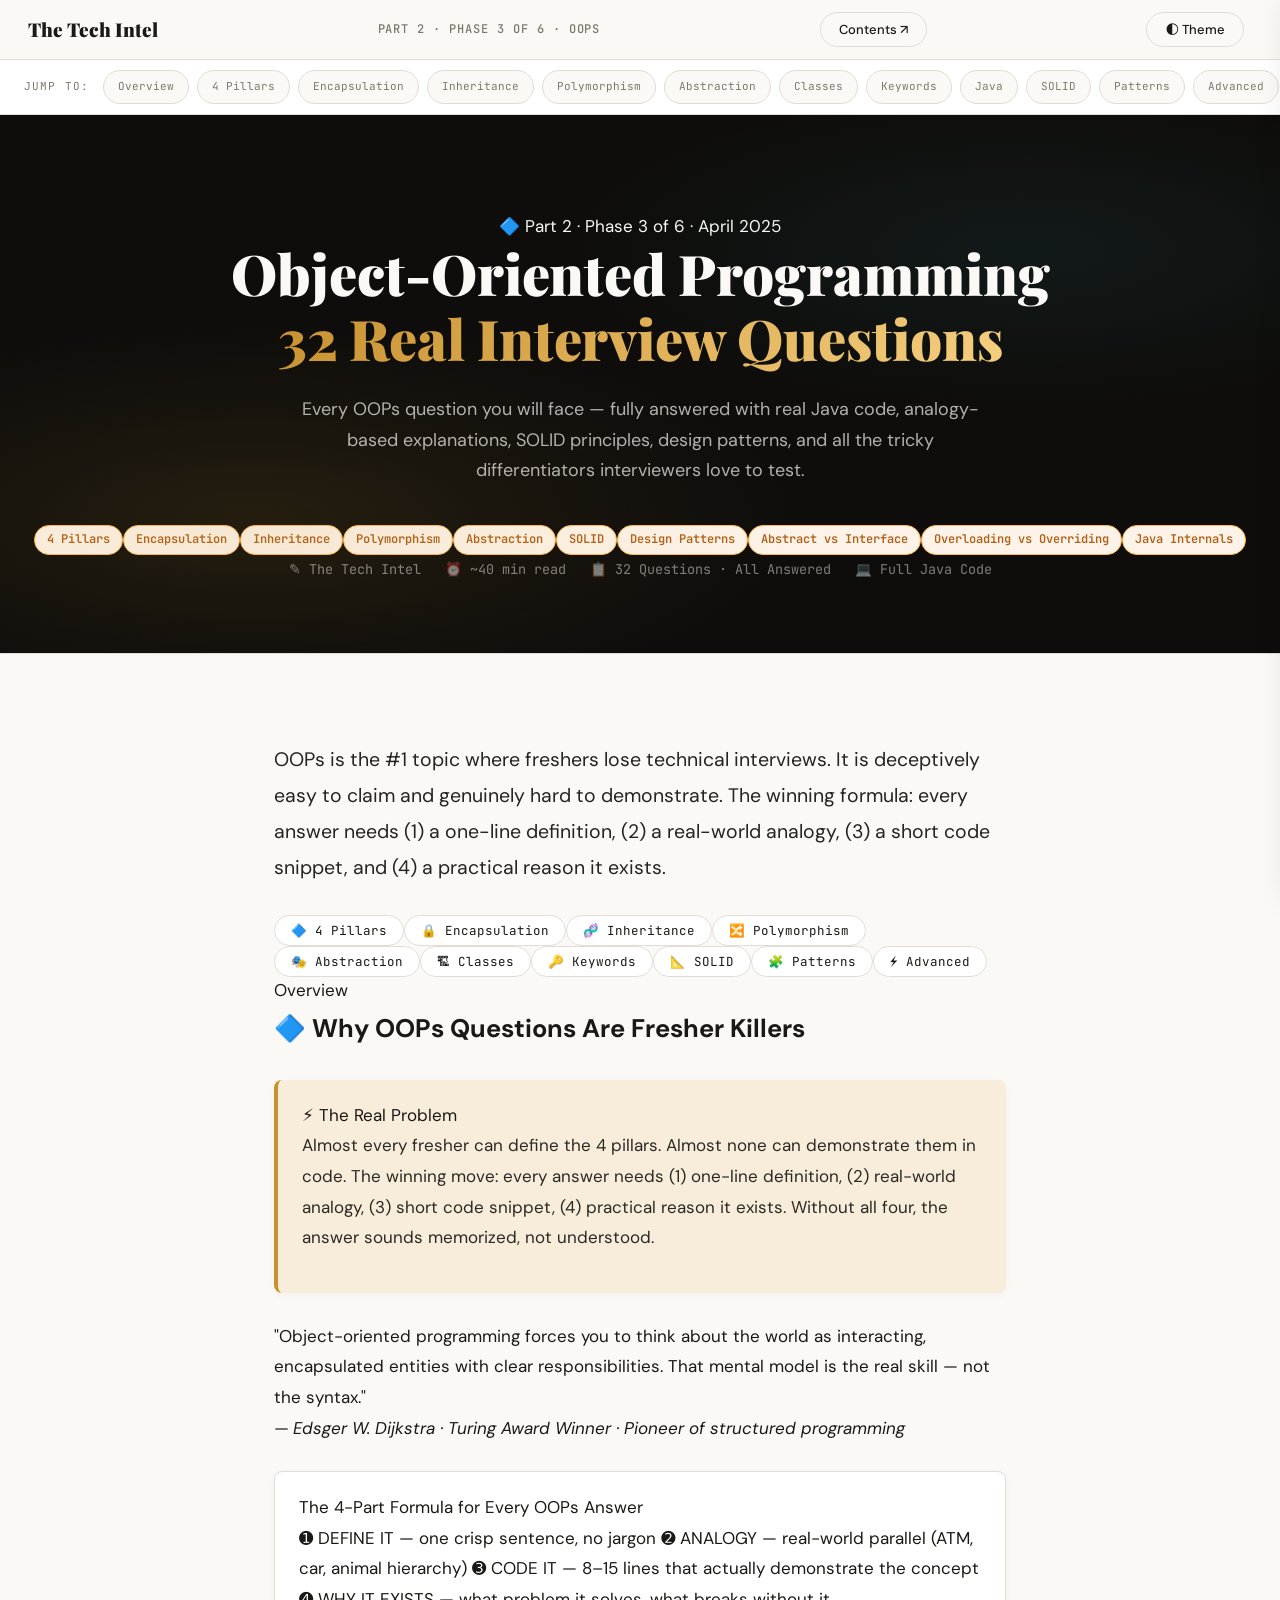
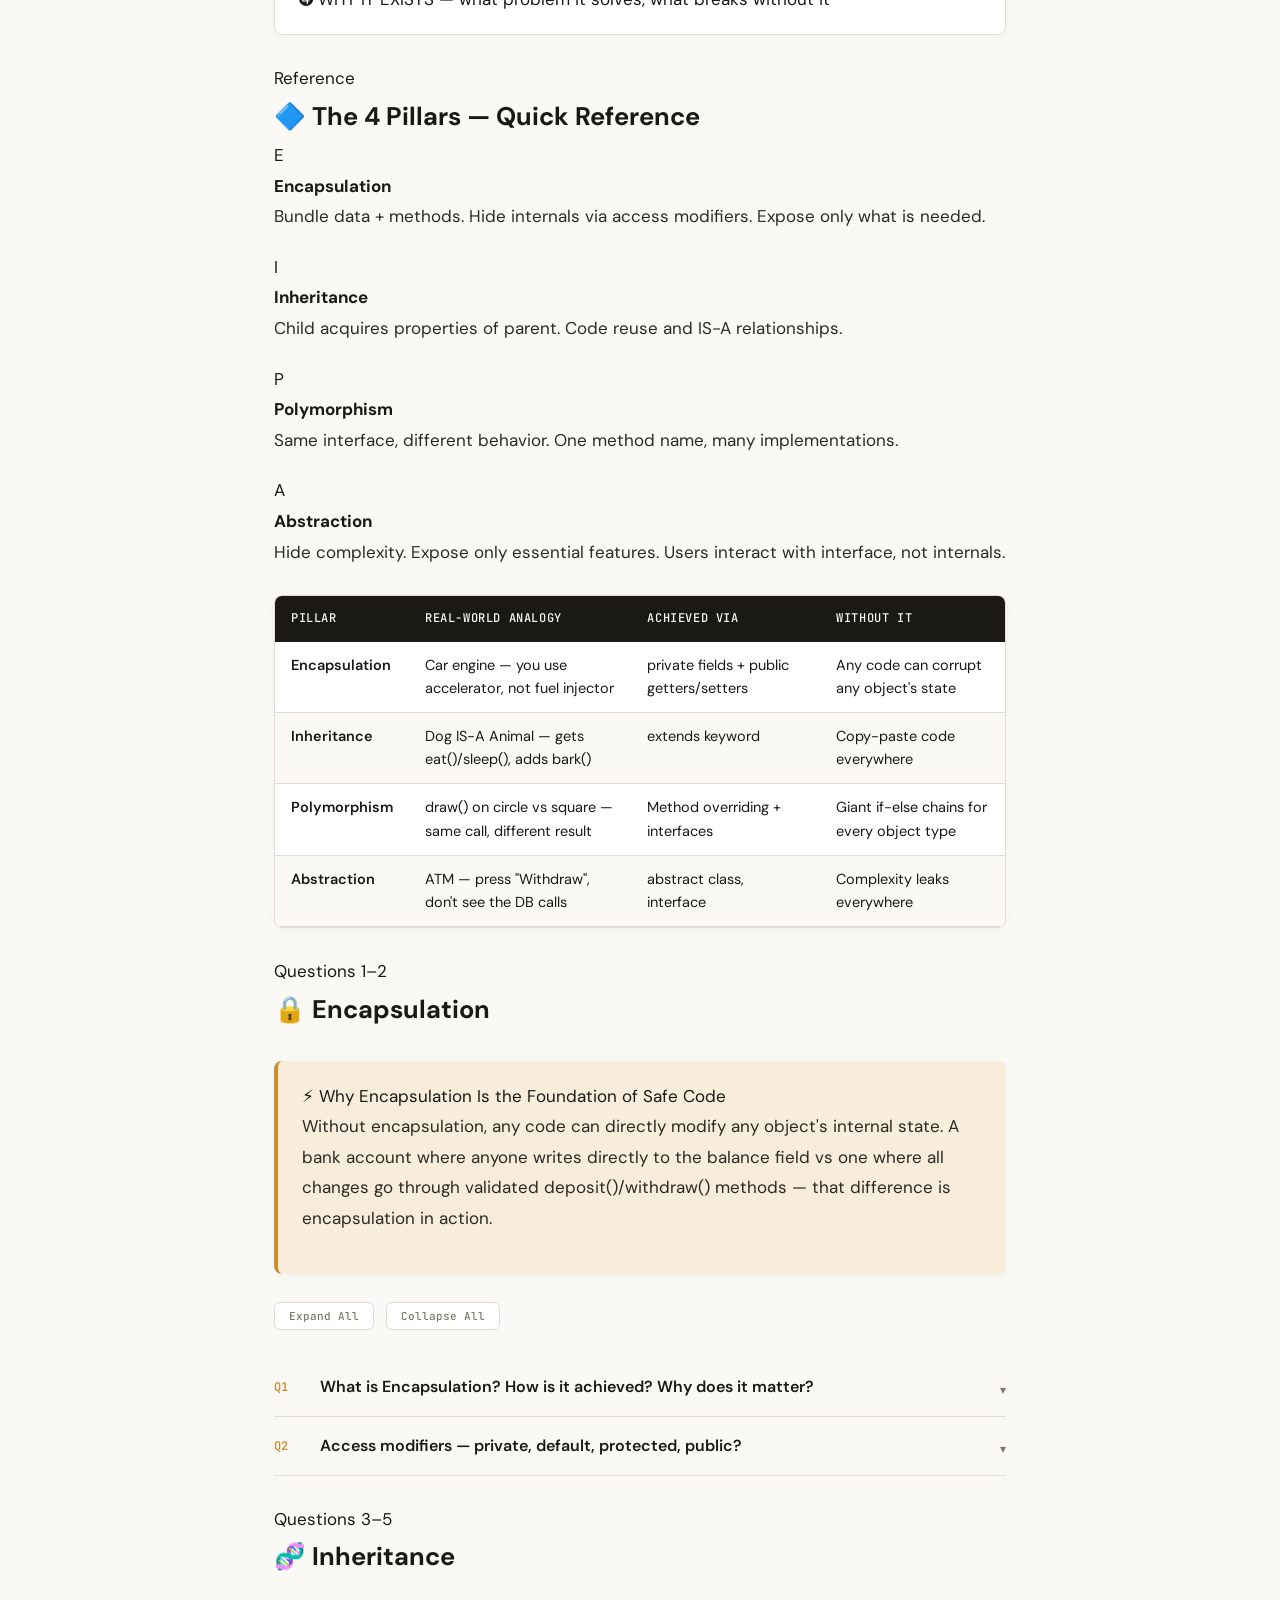
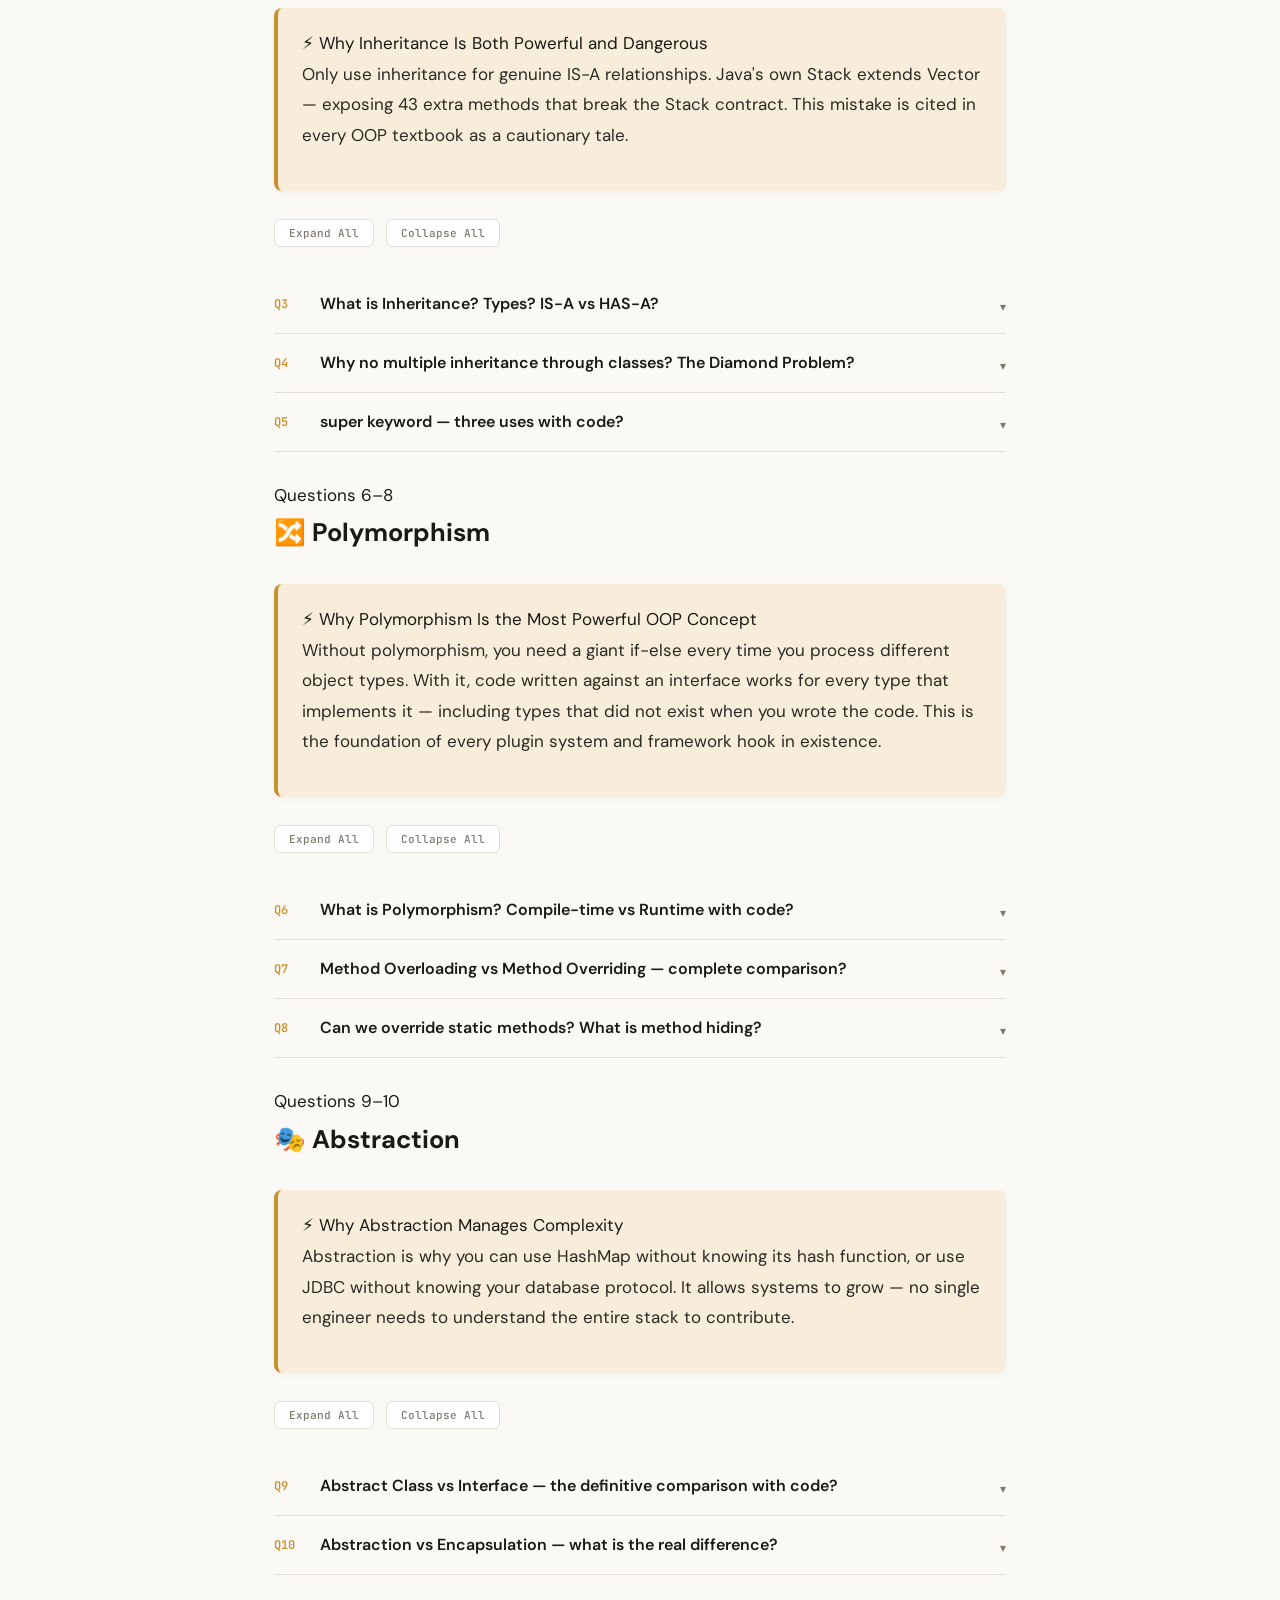
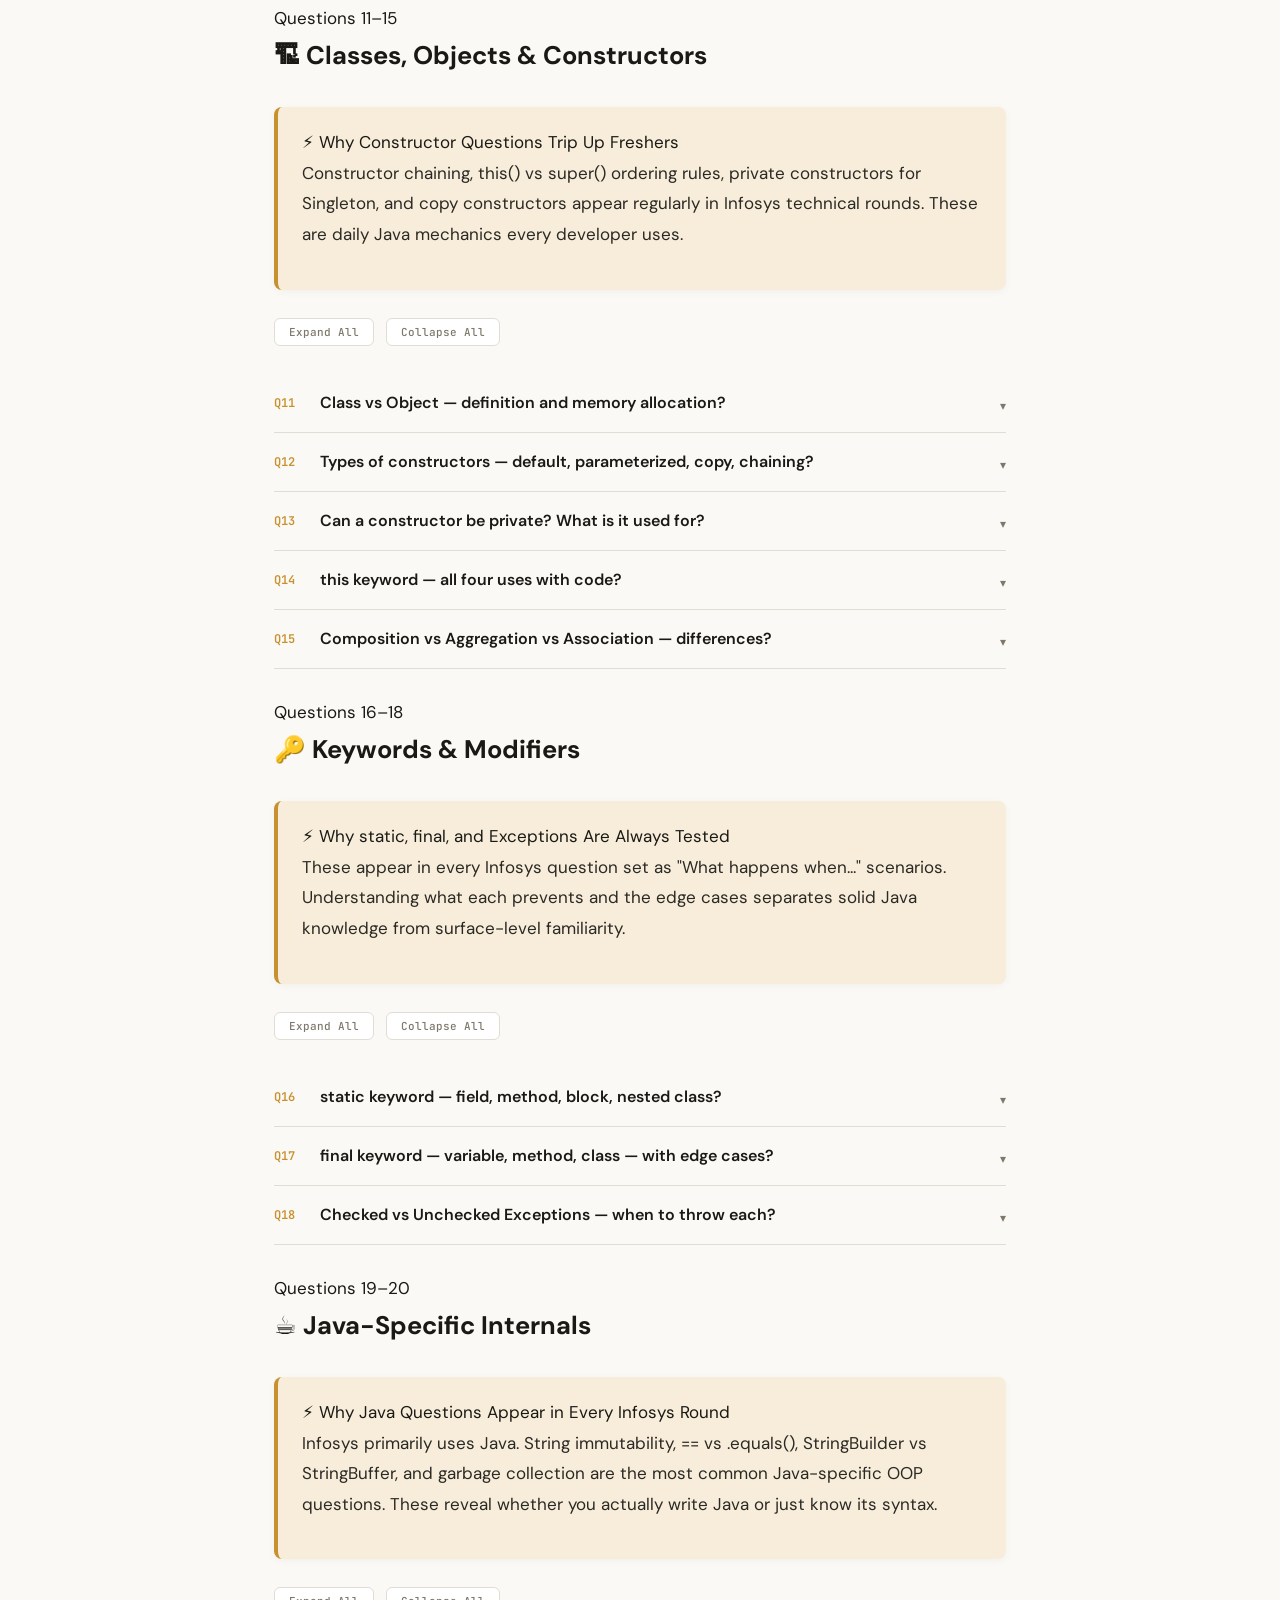
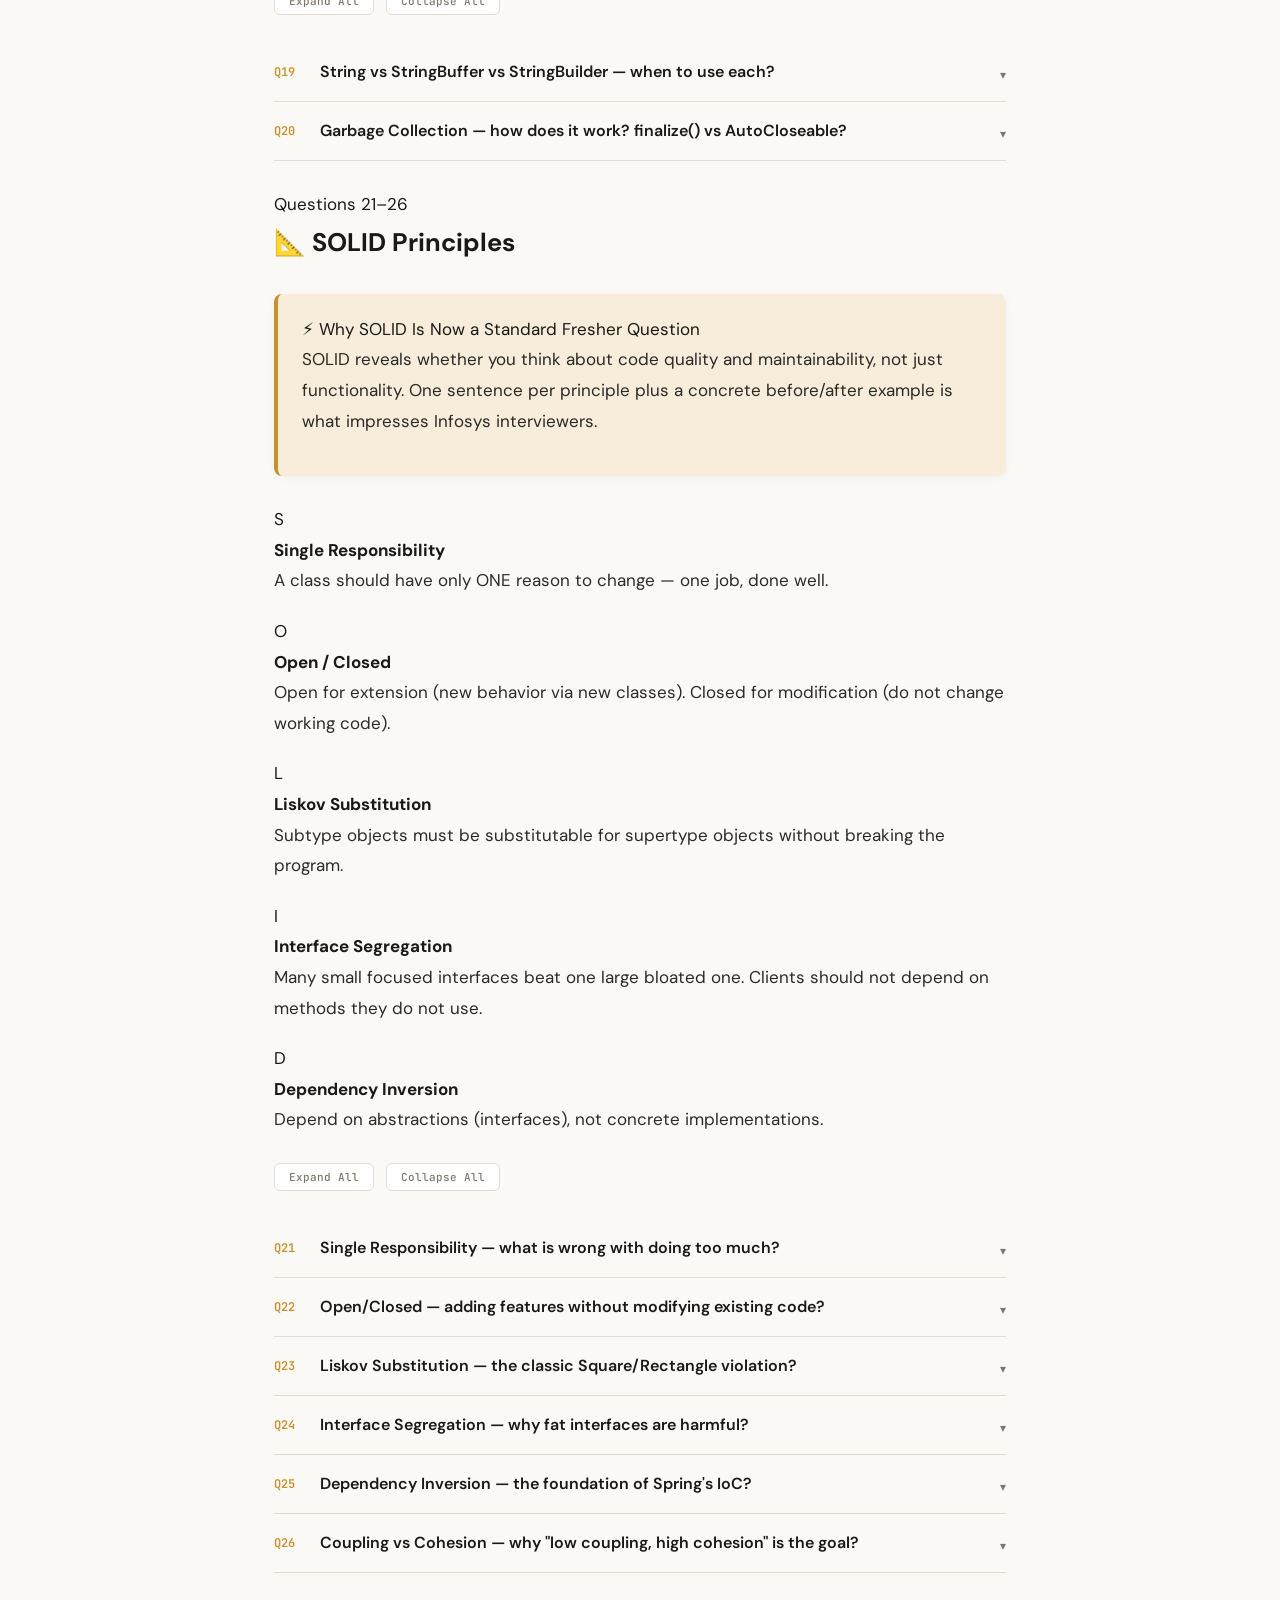
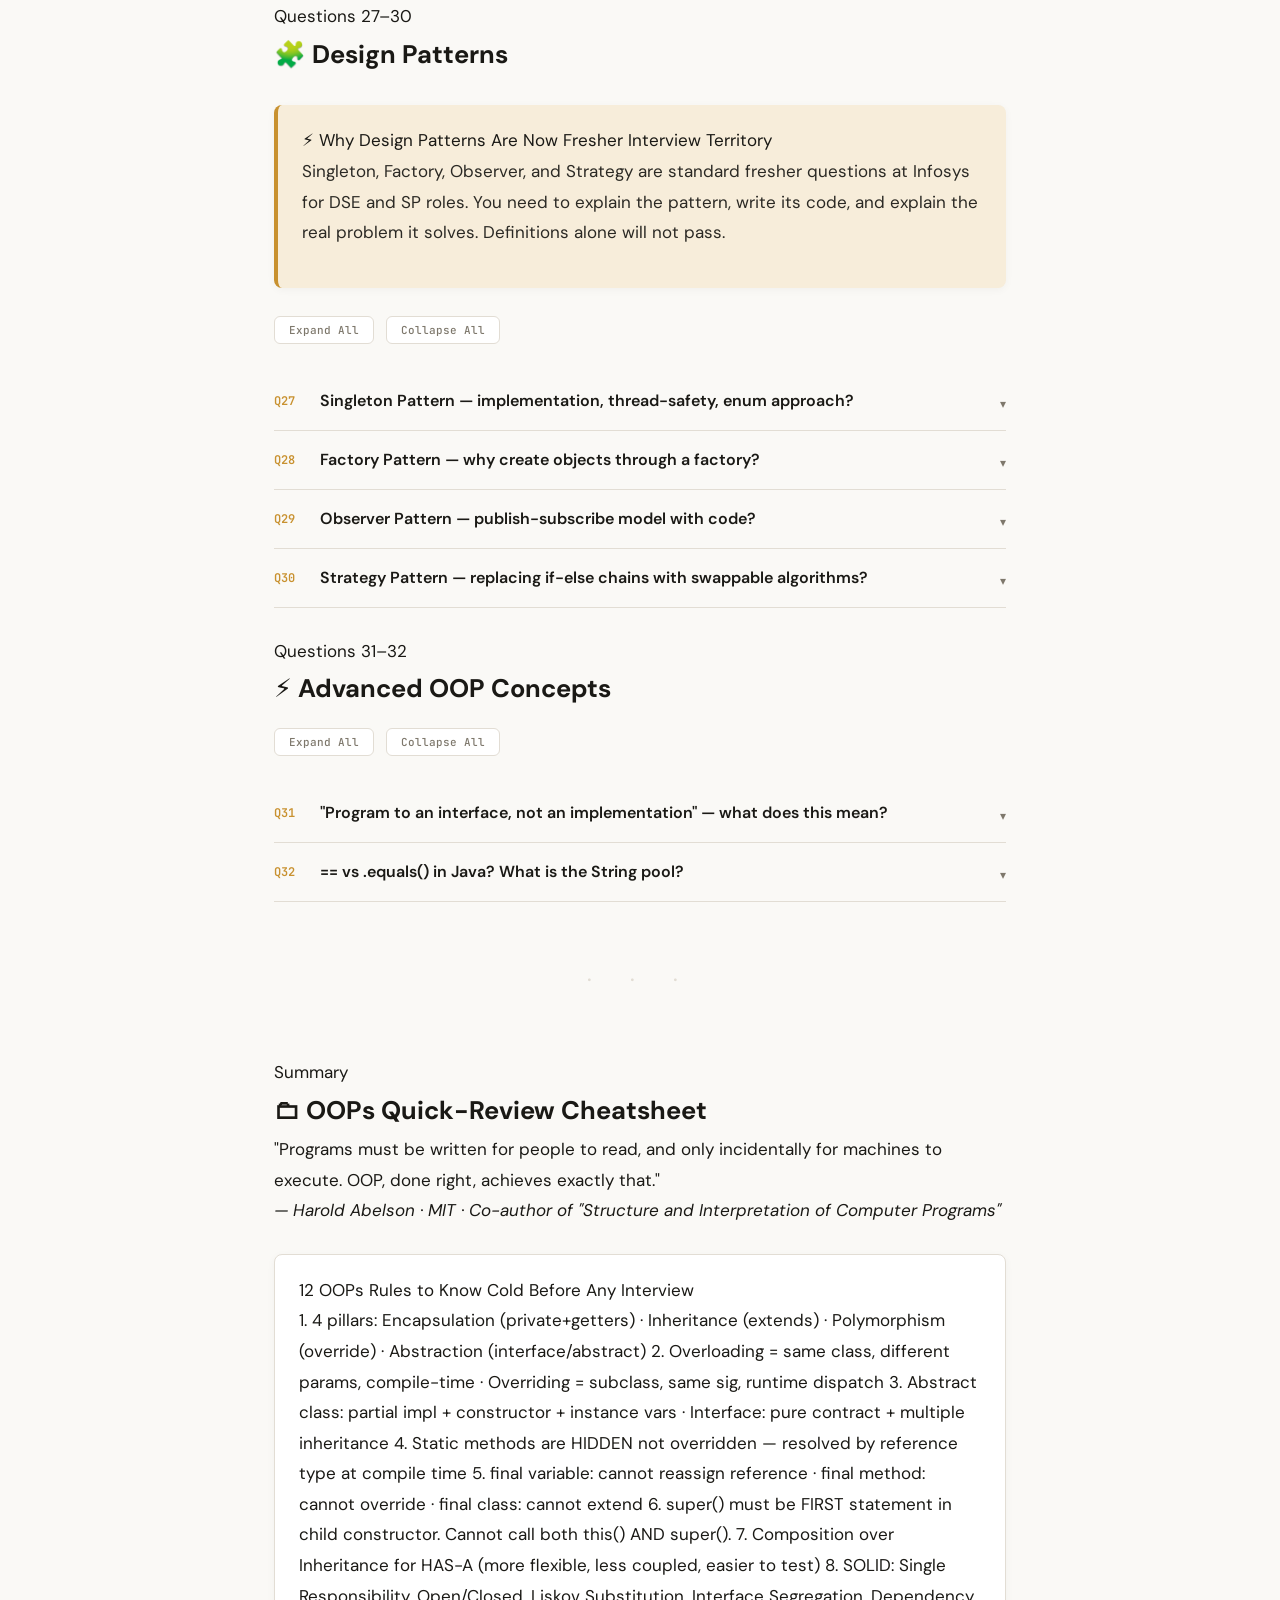
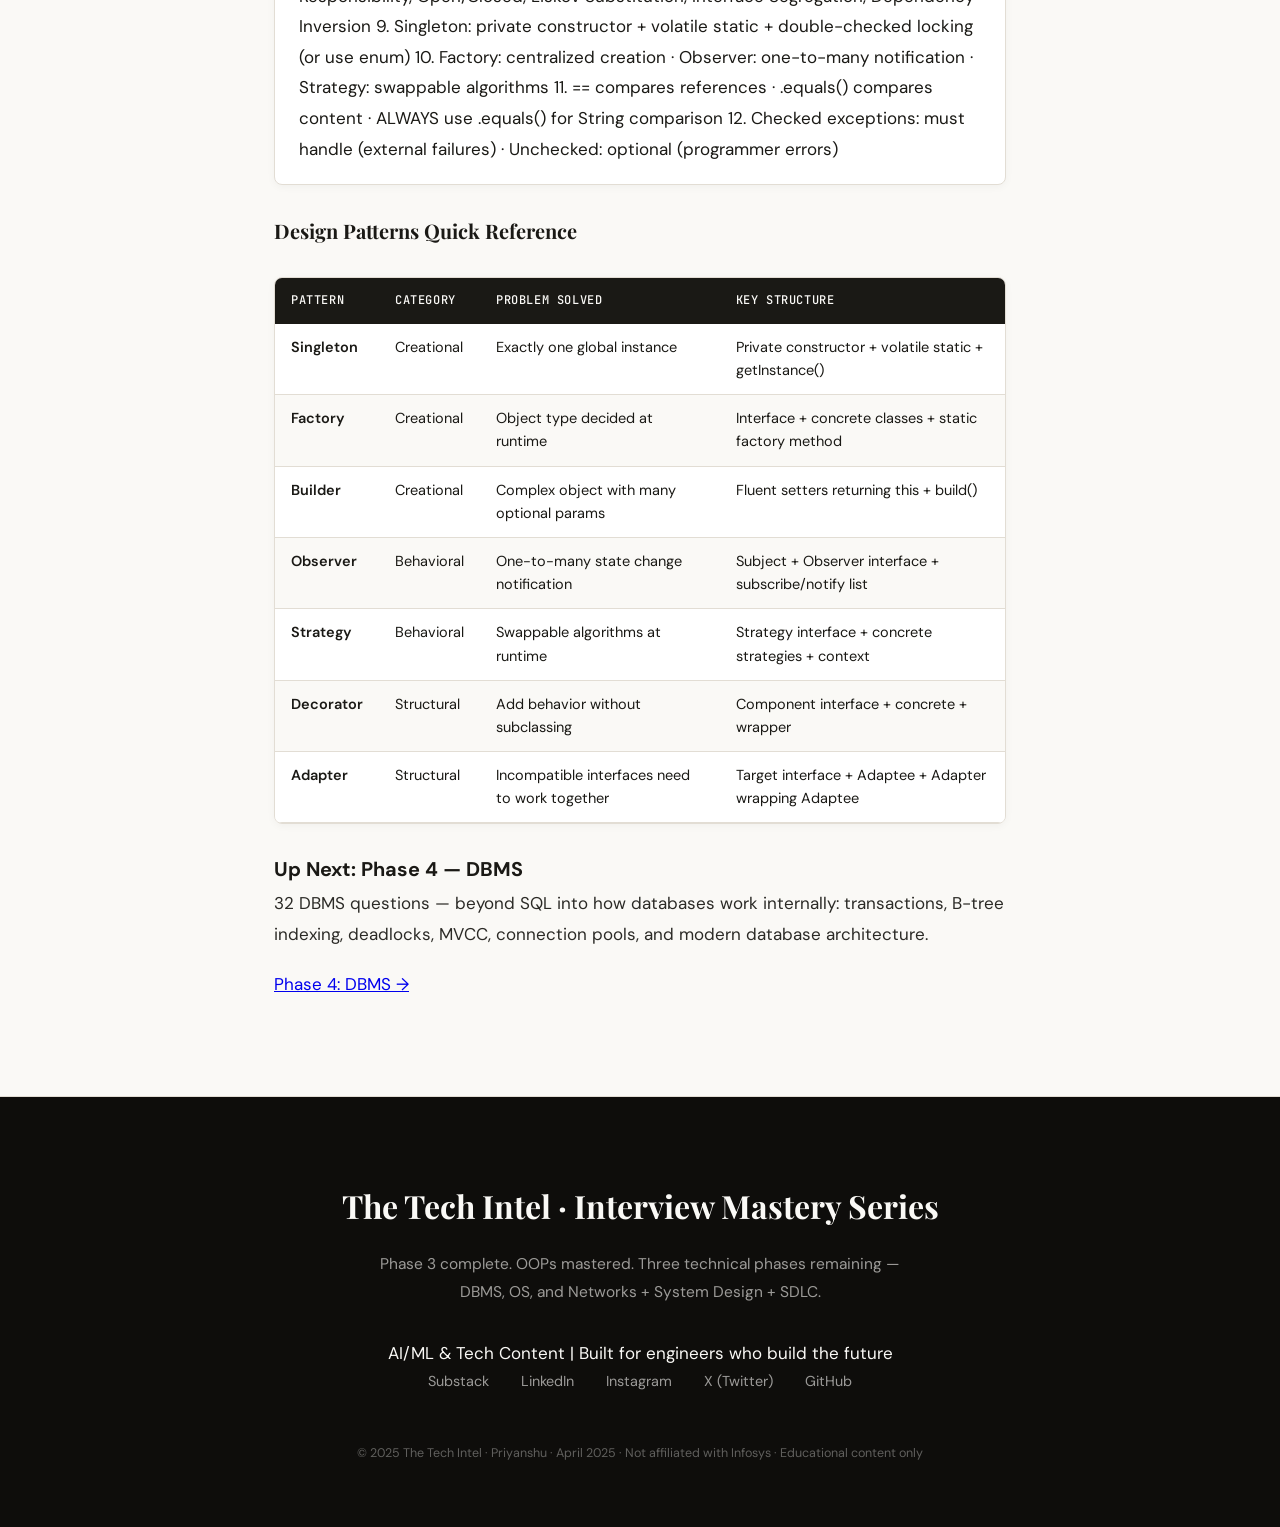
<file: Interview_Material/Part_2_Phases/Phase3_oops.html>
<!DOCTYPE html>
<html lang="en">
<head>
<meta charset="UTF-8">
<meta name="viewport" content="width=device-width, initial-scale=1.0">
<title>IT Interview 2025 — Part 2, Phase 3: OOPs Mastery | 32 Real Questions | The Tech Intel</title>
<meta name="description" content="32 real OOPs interview questions with complete Java code — 4 Pillars, SOLID Principles, Design Patterns. Phase 3 of 6.">
<link rel="preconnect" href="https://fonts.googleapis.com">
<link href="https://fonts.googleapis.com/css2?family=Playfair+Display:ital,wght@0,700;0,900;1,700&family=DM+Sans:wght@300;400;500;600&family=JetBrains+Mono:wght@400;600&display=swap" rel="stylesheet">
<link rel="stylesheet" href="../../css/styles.css">
</head>
<body>
<div id="bar"></div>
<div id="ov" onclick="closeDrawer()"></div>
<div id="drawer">
  <button class="dr-close" onclick="closeDrawer()">&#x2715;</button>
  <div class="dr-title">OOPs &#8212; Contents</div>
  <div class="tg"><span class="tg-label">Overview</span><a href="#overview">Why OOPs Is a Fresher Killer</a><a href="#pillars">4 Pillars Reference</a></div>
  <div class="tg"><span class="tg-label">4 Pillars (Q1&#8211;Q10)</span><a href="#q-encap">Encapsulation Q1&#8211;Q2</a><a href="#q-inherit">Inheritance Q3&#8211;Q5</a><a href="#q-poly">Polymorphism Q6&#8211;Q8</a><a href="#q-abstr">Abstraction Q9&#8211;Q10</a></div>
  <div class="tg"><span class="tg-label">Core Concepts (Q11&#8211;Q20)</span><a href="#q-class">Classes, Objects &amp; Constructors</a><a href="#q-kw">Keywords &amp; Modifiers</a><a href="#q-java">Java Internals</a></div>
  <div class="tg"><span class="tg-label">Design (Q21&#8211;Q32)</span><a href="#q-solid">SOLID Principles</a><a href="#q-patterns">Design Patterns</a><a href="#q-adv">Advanced OOP</a></div>
</div>

<nav class="nav">
  <a href="../../index.html" class="nav-brand" style="text-decoration: none; color: inherit;">The Tech Intel</a>
  <span class="nav-center">Part 2 &middot; Phase 3 of 6 &middot; OOPs</span>
  <button class="nav-btn" onclick="openDrawer()">Contents &#x2197;</button>
</nav>

<!-- Section strip -->
<div class="sec-strip">
  <span class="ss-lbl">Jump to:</span>
  <a class="ss-btn" href="#overview">Overview</a>
  <a class="ss-btn" href="#pillars">4 Pillars</a>
  <a class="ss-btn" href="#q-encap">Encapsulation</a>
  <a class="ss-btn" href="#q-inherit">Inheritance</a>
  <a class="ss-btn" href="#q-poly">Polymorphism</a>
  <a class="ss-btn" href="#q-abstr">Abstraction</a>
  <a class="ss-btn" href="#q-class">Classes</a>
  <a class="ss-btn" href="#q-kw">Keywords</a>
  <a class="ss-btn" href="#q-java">Java</a>
  <a class="ss-btn" href="#q-solid">SOLID</a>
  <a class="ss-btn" href="#q-patterns">Patterns</a>
  <a class="ss-btn" href="#q-adv">Advanced</a>
</div>

<header class="hero">
  <div class="hero-ph">&#128311; Part 2 &middot; Phase 3 of 6 &middot; April 2025</div>
  <h1>Object-Oriented Programming<br><em>32 Real Interview Questions</em></h1>
  <p class="hero-sub">Every OOPs question you will face &#8212; fully answered with real Java code, analogy-based explanations, SOLID principles, design patterns, and all the tricky differentiators interviewers love to test.</p>
  <div class="hero-chips">
    <span class="chip on">4 Pillars</span><span class="chip on">Encapsulation</span><span class="chip on">Inheritance</span><span class="chip on">Polymorphism</span><span class="chip on">Abstraction</span><span class="chip on">SOLID</span><span class="chip on">Design Patterns</span><span class="chip on">Abstract vs Interface</span><span class="chip on">Overloading vs Overriding</span><span class="chip on">Java Internals</span>
  </div>
  <div class="hero-meta"><span>&#9998; The Tech Intel</span><span>&#9200; ~40 min read</span><span>&#128203; 32 Questions &middot; All Answered</span><span>&#128187; Full Java Code</span></div>
</header>

<main class="main">
<p class="lead" style="margin-top:48px;">OOPs is the #1 topic where freshers lose technical interviews. It is deceptively easy to claim and genuinely hard to demonstrate. The winning formula: every answer needs (1) a one-line definition, (2) a real-world analogy, (3) a short code snippet, and (4) a practical reason it exists.</p>
<div class="pills">
  <a class="pill" href="#pillars">&#128311; 4 Pillars</a><a class="pill" href="#q-encap">&#128274; Encapsulation</a><a class="pill" href="#q-inherit">&#129516; Inheritance</a><a class="pill" href="#q-poly">&#128256; Polymorphism</a><a class="pill" href="#q-abstr">&#127917; Abstraction</a><a class="pill" href="#q-class">&#127959; Classes</a><a class="pill" href="#q-kw">&#128273; Keywords</a><a class="pill" href="#q-solid">&#128208; SOLID</a><a class="pill" href="#q-patterns">&#129513; Patterns</a><a class="pill" href="#q-adv">&#9889; Advanced</a>
</div>

<section id="overview">
  <div class="sh"><div class="sh-eye">Overview</div><h2>&#128311; Why OOPs Questions Are Fresher Killers</h2></div>
  <div class="why"><div class="why-l">&#9889; The Real Problem</div><p>Almost every fresher can define the 4 pillars. Almost none can demonstrate them in code. The winning move: every answer needs (1) one-line definition, (2) real-world analogy, (3) short code snippet, (4) practical reason it exists. Without all four, the answer sounds memorized, not understood.</p></div>
  <div class="qb"><blockquote>"Object-oriented programming forces you to think about the world as interacting, encapsulated entities with clear responsibilities. That mental model is the real skill &#8212; not the syntax."</blockquote><cite>&#8212; Edsger W. Dijkstra &middot; Turing Award Winner &middot; Pioneer of structured programming</cite></div>
  <div class="formula"><span class="f-l">The 4-Part Formula for Every OOPs Answer</span><div class="f-b">&#10122; DEFINE IT   &#8212; one crisp sentence, no jargon&#10;&#10123; ANALOGY     &#8212; real-world parallel (ATM, car, animal hierarchy)&#10;&#10124; CODE IT     &#8212; 8&#8211;15 lines that actually demonstrate the concept&#10;&#10125; WHY IT EXISTS &#8212; what problem it solves, what breaks without it</div></div>
</section>

<section id="pillars">
  <div class="sh"><div class="sh-eye">Reference</div><h2>&#128311; The 4 Pillars &#8212; Quick Reference</h2></div>
  <div class="pg">
    <div class="pc"><div class="pl2">E</div><h4>Encapsulation</h4><p>Bundle data + methods. Hide internals via access modifiers. Expose only what is needed.</p></div>
    <div class="pc"><div class="pl2">I</div><h4>Inheritance</h4><p>Child acquires properties of parent. Code reuse and IS-A relationships.</p></div>
    <div class="pc"><div class="pl2">P</div><h4>Polymorphism</h4><p>Same interface, different behavior. One method name, many implementations.</p></div>
    <div class="pc"><div class="pl2">A</div><h4>Abstraction</h4><p>Hide complexity. Expose only essential features. Users interact with interface, not internals.</p></div>
  </div>
  <table class="tbl">
    <thead><tr><th>Pillar</th><th>Real-World Analogy</th><th>Achieved Via</th><th>Without It</th></tr></thead>
    <tbody>
      <tr><td><strong>Encapsulation</strong></td><td>Car engine &#8212; you use accelerator, not fuel injector</td><td>private fields + public getters/setters</td><td>Any code can corrupt any object&#39;s state</td></tr>
      <tr><td><strong>Inheritance</strong></td><td>Dog IS-A Animal &#8212; gets eat()/sleep(), adds bark()</td><td>extends keyword</td><td>Copy-paste code everywhere</td></tr>
      <tr><td><strong>Polymorphism</strong></td><td>draw() on circle vs square &#8212; same call, different result</td><td>Method overriding + interfaces</td><td>Giant if-else chains for every object type</td></tr>
      <tr><td><strong>Abstraction</strong></td><td>ATM &#8212; press &#34;Withdraw&#34;, don&#39;t see the DB calls</td><td>abstract class, interface</td><td>Complexity leaks everywhere</td></tr>
    </tbody>
  </table>
</section>

<!-- ENCAPSULATION -->
<section id="q-encap">
  <div class="sh"><div class="sh-eye">Questions 1&#8211;2</div><h2>&#128274; Encapsulation</h2></div>
  <div class="why"><div class="why-l">&#9889; Why Encapsulation Is the Foundation of Safe Code</div><p>Without encapsulation, any code can directly modify any object&#39;s internal state. A bank account where anyone writes directly to the balance field vs one where all changes go through validated deposit()/withdraw() methods &#8212; that difference is encapsulation in action.</p></div>
  <div class="xp"><button class="xp-btn" onclick="xA('qa-enc')">Expand All</button><button class="xp-btn" onclick="xN('qa-enc')">Collapse All</button></div>
  <div class="qa-wrap" id="qa-enc">
    <div class="qa-item"><button class="qa-btn" onclick="tQ(this)"><span class="qa-num">Q1</span>What is Encapsulation? How is it achieved? Why does it matter?<span class="qa-icon">&#9662;</span></button>
    <div class="qa-body">
      <p><strong>Definition:</strong> Bundling data (fields) and the methods that operate on them into a single unit (class), restricting direct external access using access modifiers.</p>
      <p><strong>Analogy:</strong> A bank account &#8212; you cannot write directly to the balance field. All changes go through deposit() or withdraw() with validation.</p>
<pre>public class BankAccount {
    private double balance;        // PRIVATE - no direct access
    private String owner;

    public BankAccount(String owner, double initial) {
        this.owner = owner;  this.balance = initial;
    }

    public void deposit(double amount) {
        if (amount &lt;= 0) throw new IllegalArgumentException("Invalid");
        balance += amount;    // validated before state change
    }

    public boolean withdraw(double amount) {
        if (amount &gt; balance) return false;
        balance -= amount;  return true;
    }

    public double getBalance() { return balance; }  // read-only, no setter
}

account.balance = -99999;   // Without encapsulation: state corrupted
account.withdraw(99999);    // With encapsulation: fails gracefully</pre>
      <ul>
        <li><strong>Data protection:</strong> invalid states prevented at the source</li>
        <li><strong>Maintainability:</strong> internal changes do not break external code</li>
        <li><strong>Controlled access:</strong> read-only, write-only, or computed fields</li>
      </ul>
      <div class="tip">&#128161; Encapsulation enables the Open/Closed Principle &#8212; change storage from double to BigDecimal? External code never knows. The public API stays identical.</div>
    </div></div>

    <div class="qa-item"><button class="qa-btn" onclick="tQ(this)"><span class="qa-num">Q2</span>Access modifiers &#8212; private, default, protected, public?<span class="qa-icon">&#9662;</span></button>
    <div class="qa-body">
      <table><tr><th>Modifier</th><th>Same Class</th><th>Same Package</th><th>Subclass (diff pkg)</th><th>Everywhere</th></tr>
      <tr><td><code>private</code></td><td>&#10003;</td><td>&#10007;</td><td>&#10007;</td><td>&#10007;</td></tr>
      <tr><td><em>default</em></td><td>&#10003;</td><td>&#10003;</td><td>&#10007;</td><td>&#10007;</td></tr>
      <tr><td><code>protected</code></td><td>&#10003;</td><td>&#10003;</td><td>&#10003;</td><td>&#10007;</td></tr>
      <tr><td><code>public</code></td><td>&#10003;</td><td>&#10003;</td><td>&#10003;</td><td>&#10003;</td></tr></table>
<pre>public class Employee {
    private   String ssn;      // most restrictive - this class only
              int    id;       // default - this package only
    protected String name;     // package + subclasses
    public    String dept;     // everywhere
}</pre>
      <div class="gold">&#128204; Design rule: start with private for all fields. Expose only what external code truly needs. Use protected when subclasses specifically need access.</div>
    </div></div>
  </div>
</section>

<!-- INHERITANCE -->
<section id="q-inherit">
  <div class="sh"><div class="sh-eye">Questions 3&#8211;5</div><h2>&#129516; Inheritance</h2></div>
  <div class="why"><div class="why-l">&#9889; Why Inheritance Is Both Powerful and Dangerous</div><p>Only use inheritance for genuine IS-A relationships. Java&#39;s own Stack extends Vector &#8212; exposing 43 extra methods that break the Stack contract. This mistake is cited in every OOP textbook as a cautionary tale.</p></div>
  <div class="xp"><button class="xp-btn" onclick="xA('qa-inh')">Expand All</button><button class="xp-btn" onclick="xN('qa-inh')">Collapse All</button></div>
  <div class="qa-wrap" id="qa-inh">
    <div class="qa-item"><button class="qa-btn" onclick="tQ(this)"><span class="qa-num">Q3</span>What is Inheritance? Types? IS-A vs HAS-A?<span class="qa-icon">&#9662;</span></button>
    <div class="qa-body">
      <p><strong>Definition:</strong> A mechanism where a child (subclass) acquires the properties and behaviors of a parent (superclass), enabling code reuse and IS-A relationships.</p>
<pre>class Animal {
    String name;
    void eat()  { System.out.println(name + " is eating"); }
    void sleep(){ System.out.println(name + " is sleeping"); }
}

class Dog extends Animal {    // Dog IS-A Animal
    void bark(){ System.out.println(name + " says Woof!"); }
}

Dog d = new Dog();  d.name = "Rex";
d.eat();   // inherited from Animal
d.bark();  // Dog's own method</pre>
      <p><strong>Types:</strong> Single (A&#8594;B), Multilevel (A&#8594;B&#8594;C), Hierarchical (A&#8594;B and A&#8594;C) &#8212; all in Java. Multiple class inheritance: NOT supported (Diamond Problem). Multiple interface: YES.</p>
      <p><strong>IS-A vs HAS-A:</strong> Dog IS-A Animal &#8594; extends. Car HAS-A Engine &#8594; use a field. Prefer composition when no genuine IS-A relationship exists.</p>
      <div class="crit">&#9888; Only use inheritance for genuine IS-A. If inheriting purely for code reuse, use composition.</div>
    </div></div>

    <div class="qa-item"><button class="qa-btn" onclick="tQ(this)"><span class="qa-num">Q4</span>Why no multiple inheritance through classes? The Diamond Problem?<span class="qa-icon">&#9662;</span></button>
    <div class="qa-body">
      <p>When class D inherits from B and C, both of which override the same method from A &#8212; the compiler cannot resolve which version D should use.</p>
<pre>// Hypothetical - NOT valid Java:
class A           { void greet() { print("A"); } }
class B extends A { void greet() { print("B"); } }
class C extends A { void greet() { print("C"); } }
class D extends B, C { }  // Which greet() does D use? Ambiguous!

// Java solution: disallow multiple class inheritance.
// Allow multiple INTERFACE implementation with explicit resolution:
interface B { default void greet() { print("B"); } }
interface C { default void greet() { print("C"); } }
class D implements B, C {
    public void greet() { B.super.greet(); }  // must explicitly choose
}</pre>
      <div class="tip">&#128161; Interfaces have no instance state, so multiple implementation causes no ambiguity about data &#8212; only about default methods, which must be explicitly resolved.</div>
    </div></div>

    <div class="qa-item"><button class="qa-btn" onclick="tQ(this)"><span class="qa-num">Q5</span>super keyword &#8212; three uses with code?<span class="qa-icon">&#9662;</span></button>
    <div class="qa-body">
<pre>class Animal {
    String name;  int age;
    Animal(String name, int age){ this.name=name; this.age=age; }
    void describe(){ System.out.println("Animal: " + name); }
}

class Dog extends Animal {
    String breed;

    // USE 1: super() calls parent constructor - MUST be first line
    Dog(String name, int age, String breed){
        super(name, age);    // initialises Animal fields
        this.breed = breed;
    }

    // USE 2: super.method() calls parent's overridden method
    void describe(){
        super.describe();          // "Animal: Rex"
        System.out.println("Breed: " + breed);
    }

    // USE 3: super.field accesses parent field when shadowed
    String getParentName(){ return super.name; }
}</pre>
      <div class="note">&#129504; If you do not call super() explicitly, Java inserts super() (no-arg) automatically as the first statement. If the parent has no no-arg constructor, you MUST explicitly call super(args).</div>
    </div></div>
  </div>
</section>

<!-- POLYMORPHISM -->
<section id="q-poly">
  <div class="sh"><div class="sh-eye">Questions 6&#8211;8</div><h2>&#128256; Polymorphism</h2></div>
  <div class="why"><div class="why-l">&#9889; Why Polymorphism Is the Most Powerful OOP Concept</div><p>Without polymorphism, you need a giant if-else every time you process different object types. With it, code written against an interface works for every type that implements it &#8212; including types that did not exist when you wrote the code. This is the foundation of every plugin system and framework hook in existence.</p></div>
  <div class="xp"><button class="xp-btn" onclick="xA('qa-pol')">Expand All</button><button class="xp-btn" onclick="xN('qa-pol')">Collapse All</button></div>
  <div class="qa-wrap" id="qa-pol">
    <div class="qa-item"><button class="qa-btn" onclick="tQ(this)"><span class="qa-num">Q6</span>What is Polymorphism? Compile-time vs Runtime with code?<span class="qa-icon">&#9662;</span></button>
    <div class="qa-body">
      <p><strong>Compile-time (Method Overloading):</strong> Same method name, different parameter signatures in the same class. Resolved at compile time &#8212; static binding.</p>
<pre>class Calculator {
    int    add(int a, int b)         { return a+b; }
    double add(double a, double b)   { return a+b; }
    int    add(int a, int b, int c)  { return a+b+c; }
}
calc.add(1,2);      // compile time: add(int,int)
calc.add(1.5,2.5);  // compile time: add(double,double)</pre>
      <p><strong>Runtime (Method Overriding):</strong> Child redefines parent&#39;s method. Resolved at runtime based on actual object type &#8212; dynamic dispatch.</p>
<pre>class Shape     { void draw(){ System.out.println("Shape");  } }
class Circle    extends Shape { void draw(){ System.out.println("Drawing a circle"); } }
class Rectangle extends Shape { void draw(){ System.out.println("Drawing a rectangle"); } }
class Triangle  extends Shape { void draw(){ System.out.println("Drawing a triangle"); } }

Shape[] shapes = { new Circle(), new Rectangle(), new Triangle() };
for(Shape s : shapes) s.draw();
// One loop handles ALL shape types, including future ones.
// Add Pentagon? Just extend Shape. ZERO changes to this loop.</pre>
      <div class="tip">&#128161; The real power: this loop was written once and automatically handles every future Shape subtype. That is how frameworks call your custom code without knowing it exists.</div>
    </div></div>

    <div class="qa-item"><button class="qa-btn" onclick="tQ(this)"><span class="qa-num">Q7</span>Method Overloading vs Method Overriding &#8212; complete comparison?<span class="qa-icon">&#9662;</span></button>
    <div class="qa-body">
      <table><tr><th>Property</th><th>Overloading</th><th>Overriding</th></tr>
      <tr><td>Definition</td><td>Same name, different params &#8212; SAME class</td><td>Child redefines parent method &#8212; SAME signature</td></tr>
      <tr><td>Binding</td><td>Compile-time (static)</td><td>Runtime (dynamic)</td></tr>
      <tr><td>Signature</td><td>MUST differ</td><td>MUST be identical</td></tr>
      <tr><td>Return type</td><td>Can differ</td><td>Same or covariant</td></tr>
      <tr><td>Access modifier</td><td>Anything</td><td>Cannot reduce visibility</td></tr>
      <tr><td>Static methods?</td><td>&#10003; Can overload</td><td>&#10007; Static methods are HIDDEN, not overridden</td></tr></table>
<pre>class Parent {
    public void   show()            { System.out.println("Parent show"); }
    public void   show(String msg)  { System.out.println("Parent: " + msg); }
}
class Child extends Parent {
    @Override
    public void show()              { System.out.println("Child show"); }  // overriding
    public void show(int n)         { System.out.println("Child: " + n); } // overloading
}

Parent p = new Child();
p.show();        // "Child show"  - runtime dispatch (overriding)
p.show("hi");    // "Parent: hi"  - compile-time (overloading)</pre>
      <div class="crit">&#9888; Always use @Override when intending to override. If you accidentally change the signature, it becomes an overload. @Override catches this at compile time.</div>
    </div></div>

    <div class="qa-item"><button class="qa-btn" onclick="tQ(this)"><span class="qa-num">Q8</span>Can we override static methods? What is method hiding?<span class="qa-icon">&#9662;</span></button>
    <div class="qa-body">
      <p><strong>No.</strong> Static methods belong to the class, not instances. They are resolved at compile time by reference type. When a child defines a static method with the same signature, it is called <strong>method hiding</strong>.</p>
<pre>class Parent {
    static void  staticMethod()  { System.out.println("Parent static"); }
    void         instanceMethod(){ System.out.println("Parent instance"); }
}
class Child extends Parent {
    static void  staticMethod()  { System.out.println("Child static"); }   // HIDING
    void         instanceMethod(){ System.out.println("Child instance"); } // OVERRIDING
}

Parent ref = new Child();
ref.staticMethod();    // "Parent static"  - REFERENCE TYPE decides (compile time)
ref.instanceMethod();  // "Child instance" - ACTUAL OBJECT decides (runtime)</pre>
      <div class="note">&#129504; Instance methods use dynamic dispatch (runtime polymorphism). Static methods use static dispatch (compile-time). There is no vtable lookup for static methods.</div>
    </div></div>
  </div>
</section>

<!-- ABSTRACTION -->
<section id="q-abstr">
  <div class="sh"><div class="sh-eye">Questions 9&#8211;10</div><h2>&#127917; Abstraction</h2></div>
  <div class="why"><div class="why-l">&#9889; Why Abstraction Manages Complexity</div><p>Abstraction is why you can use HashMap without knowing its hash function, or use JDBC without knowing your database protocol. It allows systems to grow &#8212; no single engineer needs to understand the entire stack to contribute.</p></div>
  <div class="xp"><button class="xp-btn" onclick="xA('qa-abs')">Expand All</button><button class="xp-btn" onclick="xN('qa-abs')">Collapse All</button></div>
  <div class="qa-wrap" id="qa-abs">
    <div class="qa-item"><button class="qa-btn" onclick="tQ(this)"><span class="qa-num">Q9</span>Abstract Class vs Interface &#8212; the definitive comparison with code?<span class="qa-icon">&#9662;</span></button>
    <div class="qa-body">
      <table><tr><th>Property</th><th>Abstract Class</th><th>Interface</th></tr>
      <tr><td>Methods</td><td>Abstract AND concrete</td><td>Abstract by default; default/static (Java 8+)</td></tr>
      <tr><td>Fields</td><td>Any visibility, instance variables</td><td>public static final constants only</td></tr>
      <tr><td>Constructor</td><td>&#10003; Yes</td><td>&#10007; No</td></tr>
      <tr><td>Multiple inheritance</td><td>&#10007; Extend only ONE</td><td>&#10003; Implement MANY</td></tr>
      <tr><td>Use when</td><td>Partial impl + shared state + IS-A</td><td>Contract/capability + multiple inheritance of type</td></tr></table>
<pre>// Abstract class: partial implementation + shared state
abstract class Vehicle {
    private String color;
    public Vehicle(String color){ this.color = color; }
    abstract void refuel();      // subclasses MUST implement
    public void start(){ System.out.println(color + " engine started"); }
}
class Car extends Vehicle {
    public Car(String c){ super(c); }
    public void refuel(){ System.out.println("Filling petrol"); }
}

// Interface: capability contract
interface Flyable   { void fly(); }
interface Swimmable { void swim(); }
class Duck extends Animal implements Flyable, Swimmable {
    public void fly() { System.out.println("Duck flies"); }
    public void swim(){ System.out.println("Duck swims"); }
}
// Duck IS-A Animal, and is BOTH Flyable and Swimmable</pre>
      <div class="gold">&#128204; Decision rule: need shared state (instance vars) or partial impl? &#8594; abstract class. Defining a capability contract for many unrelated classes? &#8594; interface. When in doubt: use an interface (Java 8+ default methods make them nearly as powerful).</div>
    </div></div>

    <div class="qa-item"><button class="qa-btn" onclick="tQ(this)"><span class="qa-num">Q10</span>Abstraction vs Encapsulation &#8212; what is the real difference?<span class="qa-icon">&#9662;</span></button>
    <div class="qa-body">
      <table><tr><th>Aspect</th><th>Abstraction</th><th>Encapsulation</th></tr>
      <tr><td>Hides</td><td>Complexity &#8212; the HOW</td><td>Data &#8212; internal WHAT</td></tr>
      <tr><td>Question</td><td>"What does this DO?"</td><td>"How does it PROTECT its data?"</td></tr>
      <tr><td>Level</td><td>Design/architecture</td><td>Implementation/coding</td></tr>
      <tr><td>Achieved via</td><td>Interfaces, abstract classes</td><td>private fields + public methods</td></tr></table>
      <p><strong>Analogy:</strong> ATM machine &#8212; Abstraction: you see "Withdraw" button, not the DB calls (complexity hidden). Encapsulation: the cash tray &#8212; you cannot reach in directly; all interactions go through the process (data protected).</p>
      <div class="note">&#129504; Abstraction defines WHAT this account supports. Encapsulation enforces HOW you access it. Abstraction = architect&#39;s concern; Encapsulation = builder&#39;s concern.</div>
    </div></div>
  </div>
</section>

<!-- CLASSES, OBJECTS, CONSTRUCTORS -->
<section id="q-class">
  <div class="sh"><div class="sh-eye">Questions 11&#8211;15</div><h2>&#127959; Classes, Objects &amp; Constructors</h2></div>
  <div class="why"><div class="why-l">&#9889; Why Constructor Questions Trip Up Freshers</div><p>Constructor chaining, this() vs super() ordering rules, private constructors for Singleton, and copy constructors appear regularly in Infosys technical rounds. These are daily Java mechanics every developer uses.</p></div>
  <div class="xp"><button class="xp-btn" onclick="xA('qa-cls')">Expand All</button><button class="xp-btn" onclick="xN('qa-cls')">Collapse All</button></div>
  <div class="qa-wrap" id="qa-cls">
    <div class="qa-item"><button class="qa-btn" onclick="tQ(this)"><span class="qa-num">Q11</span>Class vs Object &#8212; definition and memory allocation?<span class="qa-icon">&#9662;</span></button>
    <div class="qa-body">
      <p><strong>Class:</strong> Blueprint defining attributes and behaviors. No memory allocated for instance data at definition time. <strong>Object:</strong> A specific instance. Memory allocated on the heap when new is called.</p>
<pre>class Car { String brand; int year; void start(){ System.out.println(brand + " started"); } }

Car car1 = new Car();  car1.brand = "Toyota";  // heap memory for car1
Car car2 = new Car();  car2.brand = "Honda";   // separate heap memory
car1.start();  // "Toyota started" - same method, different data
car2.start();  // "Honda started"</pre>
      <p><strong>Memory layout:</strong> Stack &#8594; reference variable. Heap &#8594; actual object data (GC-managed). Method Area &#8594; class metadata and bytecode shared across all instances.</p>
    </div></div>

    <div class="qa-item"><button class="qa-btn" onclick="tQ(this)"><span class="qa-num">Q12</span>Types of constructors &#8212; default, parameterized, copy, chaining?<span class="qa-icon">&#9662;</span></button>
    <div class="qa-body">
<pre>class Student {
    String name;  int age;  String major;

    // 1. DEFAULT: chains to parameterized via this()
    Student(){ this("Unknown", 18, "Undecided"); }

    // 2. PARAMETERIZED: initialises all fields
    Student(String name, int age, String major){
        this.name = name;  this.age = age;  this.major = major;
    }

    // 3. COPY: creates new object from existing one
    Student(Student other){ this(other.name, other.age, other.major); }
}

// Rules:
// this(...) - calls another constructor in SAME class, must be FIRST line
// super(...) - calls parent constructor, must be FIRST line
// Cannot call BOTH this() AND super() in the same constructor</pre>
      <div class="tip">&#128161; If you define ANY constructor, Java stops auto-generating the no-arg default. Frameworks (Spring, Hibernate) often require a no-arg constructor &#8212; write it explicitly when needed.</div>
    </div></div>

    <div class="qa-item"><button class="qa-btn" onclick="tQ(this)"><span class="qa-num">Q13</span>Can a constructor be private? What is it used for?<span class="qa-icon">&#9662;</span></button>
    <div class="qa-body">
      <p>Yes. A private constructor prevents external code from calling new ClassName() directly.</p>
<pre>// Singleton - double-checked locking
public class AppConfig {
    private static volatile AppConfig instance;
    private AppConfig(){ }     // private - no external instantiation

    public static AppConfig getInstance(){
        if(instance == null){
            synchronized(AppConfig.class){
                if(instance == null) instance = new AppConfig();
            }
        }
        return instance;
    }
}

// Enum Singleton (BEST - JVM-guaranteed thread-safe + serialization-safe)
public enum Config { INSTANCE;  public String getDb(){ return "jdbc:..."; } }
Config.INSTANCE.getDb();  // guaranteed single instance

// Static factory methods - named, expressive constructors
public class Color {
    private int r, g, b;
    private Color(int r, int g, int b){ this.r=r; this.g=g; this.b=b; }
    public static Color red()           { return new Color(255, 0, 0); }
    public static Color fromHex(String h){ /* parse */ return new Color(r, g, b); }
}</pre>
    </div></div>

    <div class="qa-item"><button class="qa-btn" onclick="tQ(this)"><span class="qa-num">Q14</span>this keyword &#8212; all four uses with code?<span class="qa-icon">&#9662;</span></button>
    <div class="qa-body">
<pre>public class Person {
    private String name;  private int age;

    // USE 1: disambiguate instance variable from parameter
    public Person(String name, int age){ this.name = name;  this.age = age; }

    // USE 2: call another constructor in same class (FIRST line)
    public Person(String name){ this(name, 0); }

    // USE 3: pass current object as argument
    public void register(Registry r){ r.add(this); }

    // USE 4: return current object - enables fluent builder chaining
    public Person setName(String n){ this.name = n;  return this; }
    public Person setAge(int a)    { this.age  = a;  return this; }
}

// Builder chaining:
Person p = new Person("Alice").setName("Alice Chen").setAge(25);</pre>
    </div></div>

    <div class="qa-item"><button class="qa-btn" onclick="tQ(this)"><span class="qa-num">Q15</span>Composition vs Aggregation vs Association &#8212; differences?<span class="qa-icon">&#9662;</span></button>
    <div class="qa-body">
      <table><tr><th>Relationship</th><th>Ownership</th><th>Lifecycle</th><th>Example</th></tr>
      <tr><td><strong>Association</strong></td><td>None</td><td>Independent</td><td>Student has a Teacher</td></tr>
      <tr><td><strong>Aggregation</strong></td><td>Weak &#8212; parts independent</td><td>Parts survive the whole</td><td>Library HAS Books (books survive if library closes)</td></tr>
      <tr><td><strong>Composition</strong></td><td>Strong &#8212; owns exclusively</td><td>Parts destroyed with whole</td><td>Human HAS Heart (heart cannot exist without Human)</td></tr></table>
<pre>// AGGREGATION: Engine passed in from outside
class Car { private Engine engine; Car(Engine e){ this.engine = e; } }

// COMPOSITION: Rooms created inside, destroyed with House
class House {
    private final Room[] rooms;
    House(int n){ rooms = new Room[n];  for(int i=0;i&lt;n;i++) rooms[i] = new Room(); }
}</pre>
      <div class="gold">&#128204; Prefer Composition over Inheritance (GoF principle): composition is more flexible &#8212; you can swap the contained object at runtime. Inheritance is static. Use composition for HAS-A; use inheritance only for genuine IS-A.</div>
    </div></div>
  </div>
</section>

<!-- KEYWORDS -->
<section id="q-kw">
  <div class="sh"><div class="sh-eye">Questions 16&#8211;18</div><h2>&#128273; Keywords &amp; Modifiers</h2></div>
  <div class="why"><div class="why-l">&#9889; Why static, final, and Exceptions Are Always Tested</div><p>These appear in every Infosys question set as "What happens when..." scenarios. Understanding what each prevents and the edge cases separates solid Java knowledge from surface-level familiarity.</p></div>
  <div class="xp"><button class="xp-btn" onclick="xA('qa-kw')">Expand All</button><button class="xp-btn" onclick="xN('qa-kw')">Collapse All</button></div>
  <div class="qa-wrap" id="qa-kw">
    <div class="qa-item"><button class="qa-btn" onclick="tQ(this)"><span class="qa-num">Q16</span>static keyword &#8212; field, method, block, nested class?<span class="qa-icon">&#9662;</span></button>
    <div class="qa-body">
<pre>class Counter {
    private static int count = 0;  // STATIC FIELD: shared by ALL instances
    private int id;                // instance field: each object has its own

    static {                       // STATIC BLOCK: runs ONCE when class loads
        count = 100;
        System.out.println("Counter class loaded");
    }

    public Counter(){ this.id = ++count; }

    // STATIC METHOD: no 'this', cannot access instance fields
    public static int getCount(){ return count; }
    // public static int getId(){ return this.id; }  // compile error - no 'this'
}

// STATIC NESTED CLASS: no outer instance needed
class Outer {
    private int x = 10;
    static class Nested { void show(){ System.out.println("nested"); } }
    class Inner         { void show(){ System.out.println(x); } }  // CAN access x
}</pre>
      <div class="crit">&#9888; A static method cannot access non-static fields &#8212; there is no implicit this. This is why main() must be static: it runs before any object is created.</div>
    </div></div>

    <div class="qa-item"><button class="qa-btn" onclick="tQ(this)"><span class="qa-num">Q17</span>final keyword &#8212; variable, method, class &#8212; with edge cases?<span class="qa-icon">&#9662;</span></button>
    <div class="qa-body">
<pre>// 1. FINAL VARIABLE: cannot be reassigned after initialization
final int MAX = 100;
MAX = 200;                    // compile error

final StringBuilder sb = new StringBuilder("hello");
sb.append(" world");          // OK - mutating the OBJECT is fine
sb = new StringBuilder();     // compile error - reassigning the REFERENCE is not
// CRUCIAL: final prevents reference reassignment, NOT object mutation!

// 2. FINAL METHOD: cannot be overridden
class Base  { final void critical(){ } }
class Child extends Base { void critical(){ } }  // compile error

// 3. FINAL CLASS: cannot be subclassed
// Java's String is final:
// 1. Security: cannot override hashCode/equals used as HashMap keys
// 2. Thread safety: immutable = no synchronization needed
// 3. String pool: JVM can safely reuse interned literals</pre>
      <div class="tip">&#128161; static final = compile-time constant. private final = instance constant set in constructor. final parameter = cannot be reassigned inside method body (needed for lambda variable capture).</div>
    </div></div>

    <div class="qa-item"><button class="qa-btn" onclick="tQ(this)"><span class="qa-num">Q18</span>Checked vs Unchecked Exceptions &#8212; when to throw each?<span class="qa-icon">&#9662;</span></button>
    <div class="qa-body">
      <table><tr><th>Property</th><th>Checked</th><th>Unchecked</th></tr>
      <tr><td>Detected at</td><td>Compile time &#8212; enforced</td><td>Runtime &#8212; optional to handle</td></tr>
      <tr><td>Must handle?</td><td>&#10003; Yes &#8212; try-catch or throws</td><td>&#10007; No</td></tr>
      <tr><td>Indicates</td><td>Recoverable external conditions</td><td>Programming errors (bugs)</td></tr>
      <tr><td>Examples</td><td>IOException, SQLException, ClassNotFoundException</td><td>NullPointerException, IllegalArgumentException, ArrayIndexOutOfBoundsException</td></tr></table>
<pre>// CHECKED: predictable external failure - caller MUST handle
void readFile(String path) throws IOException {
    new BufferedReader(new FileReader(path));
}

// UNCHECKED: programmer error - fix it, do not catch it
void setAmount(double amt){
    if(amt &lt; 0) throw new IllegalArgumentException("Amount negative: " + amt);
}

// Exception hierarchy:
//              Throwable
//             /         //       Exception       Error         (Error: JVM issues, do not catch)
//      /          // Checked       RuntimeException      (Unchecked)</pre>
      <div class="gold">&#128204; Rule: external conditions the caller can recover from &#8594; checked. Programming mistakes that should be fixed in code &#8594; unchecked (IllegalArgumentException, IllegalStateException).</div>
    </div></div>
  </div>
</section>

<!-- JAVA INTERNALS -->
<section id="q-java">
  <div class="sh"><div class="sh-eye">Questions 19&#8211;20</div><h2>&#9749; Java-Specific Internals</h2></div>
  <div class="why"><div class="why-l">&#9889; Why Java Questions Appear in Every Infosys Round</div><p>Infosys primarily uses Java. String immutability, == vs .equals(), StringBuilder vs StringBuffer, and garbage collection are the most common Java-specific OOP questions. These reveal whether you actually write Java or just know its syntax.</p></div>
  <div class="xp"><button class="xp-btn" onclick="xA('qa-jv')">Expand All</button><button class="xp-btn" onclick="xN('qa-jv')">Collapse All</button></div>
  <div class="qa-wrap" id="qa-jv">
    <div class="qa-item"><button class="qa-btn" onclick="tQ(this)"><span class="qa-num">Q19</span>String vs StringBuffer vs StringBuilder &#8212; when to use each?<span class="qa-icon">&#9662;</span></button>
    <div class="qa-body">
      <table><tr><th>Property</th><th>String</th><th>StringBuffer</th><th>StringBuilder</th></tr>
      <tr><td>Mutable?</td><td>&#10007; Immutable</td><td>&#10003; Mutable</td><td>&#10003; Mutable</td></tr>
      <tr><td>Thread-safe?</td><td>&#10003; Yes</td><td>&#10003; Yes (synchronized)</td><td>&#10007; No</td></tr>
      <tr><td>Use when</td><td>Simple strings, HashMap keys</td><td>Multi-threaded string building</td><td>Single-threaded string building (99% of cases)</td></tr></table>
<pre>// BAD: creates 10,000 String objects in heap - O(n squared)
String result = "";
for(int i = 0; i &lt; 10000; i++) result += "item" + i;  // each += creates new object

// GOOD: one mutable object, amortized O(1) per append
StringBuilder sb = new StringBuilder();
for(int i = 0; i &lt; 10000; i++) sb.append("item").append(i);
String result = sb.toString();

// Why String is immutable:
// 1. String Pool: JVM reuses identical literals safely
// 2. Thread safety: immutable = no synchronization needed
// 3. HashMap key safety: hashCode() is stable after insertion
// 4. Security: prevents class-loading attacks</pre>
      <div class="note">&#129504; == compares references (same heap object?). .equals() compares content. "hello" == "hello" may be true (String pool). new String("hello") == new String("hello") is always false. ALWAYS use .equals() to compare String content.</div>
    </div></div>

    <div class="qa-item"><button class="qa-btn" onclick="tQ(this)"><span class="qa-num">Q20</span>Garbage Collection &#8212; how does it work? finalize() vs AutoCloseable?<span class="qa-icon">&#9662;</span></button>
    <div class="qa-body">
      <p>Java&#39;s GC automatically reclaims heap memory occupied by objects no longer reachable from any live root reference.</p>
      <p><strong>Generational GC:</strong> Young Generation (Eden + Survivor) &#8594; Minor GC (frequent, cheap, most objects die here). Old Generation &#8594; Full GC (infrequent, expensive). Metaspace (Java 8+) &#8594; class metadata, not heap.</p>
<pre>Object obj = new Object();
obj = null;     // unreachable - eligible for GC
System.gc();    // hint only - JVM decides WHEN, NOT guaranteed

// finalize(): deprecated Java 9+, removed Java 18.
// Problems: no timing guarantee, silent exception swallowing, can resurrect objects.

// CORRECT approach: AutoCloseable + try-with-resources (deterministic cleanup)
class DBConn implements AutoCloseable {
    public void close(){ System.out.println("Connection closed"); }
}
try(DBConn c = new DBConn()){ /* use c */ }  // close() called automatically</pre>
      <div class="tip">&#128161; Modern JVMs use G1GC by default (Java 9+) &#8212; divides heap into equal regions, prioritizes most garbage-dense regions, predictably meets pause time targets. For ultra-low-latency: ZGC or Shenandoah GC.</div>
    </div></div>
  </div>
</section>

<!-- SOLID -->
<section id="q-solid">
  <div class="sh"><div class="sh-eye">Questions 21&#8211;26</div><h2>&#128208; SOLID Principles</h2></div>
  <div class="why"><div class="why-l">&#9889; Why SOLID Is Now a Standard Fresher Question</div><p>SOLID reveals whether you think about code quality and maintainability, not just functionality. One sentence per principle plus a concrete before/after example is what impresses Infosys interviewers.</p></div>
  <div class="solid-list" style="margin-bottom:28px;">
    <div class="si"><div class="si-l">S</div><div class="si-c"><h4>Single Responsibility</h4><p>A class should have only ONE reason to change &#8212; one job, done well.</p></div></div>
    <div class="si"><div class="si-l">O</div><div class="si-c"><h4>Open / Closed</h4><p>Open for extension (new behavior via new classes). Closed for modification (do not change working code).</p></div></div>
    <div class="si"><div class="si-l">L</div><div class="si-c"><h4>Liskov Substitution</h4><p>Subtype objects must be substitutable for supertype objects without breaking the program.</p></div></div>
    <div class="si"><div class="si-l">I</div><div class="si-c"><h4>Interface Segregation</h4><p>Many small focused interfaces beat one large bloated one. Clients should not depend on methods they do not use.</p></div></div>
    <div class="si"><div class="si-l">D</div><div class="si-c"><h4>Dependency Inversion</h4><p>Depend on abstractions (interfaces), not concrete implementations.</p></div></div>
  </div>
  <div class="xp"><button class="xp-btn" onclick="xA('qa-sld')">Expand All</button><button class="xp-btn" onclick="xN('qa-sld')">Collapse All</button></div>
  <div class="qa-wrap" id="qa-sld">
    <div class="qa-item"><button class="qa-btn" onclick="tQ(this)"><span class="qa-num">Q21</span>Single Responsibility &#8212; what is wrong with doing too much?<span class="qa-icon">&#9662;</span></button>
    <div class="qa-body">
<pre>// VIOLATES SRP: UserManager has 3 reasons to change
class UserManager {
    void createUser(String name) { /* DB insert */ }
    void sendEmail(String email)  { /* SMTP logic */ }
    void genReport(String id)     { /* PDF gen */ }
}
// Change email provider  -&gt; modify UserManager
// Change PDF library     -&gt; modify UserManager
// Change DB schema       -&gt; modify UserManager

// FOLLOWS SRP: each class has ONE responsibility
class UserRepository  { void save(User u){ } }
class EmailService    { void send(User u){ } }
class ReportGenerator { void gen(User u) { } }
// Change email provider -&gt; only EmailService changes. Others untouched.</pre>
    </div></div>

    <div class="qa-item"><button class="qa-btn" onclick="tQ(this)"><span class="qa-num">Q22</span>Open/Closed &#8212; adding features without modifying existing code?<span class="qa-icon">&#9662;</span></button>
    <div class="qa-body">
<pre>// VIOLATES OCP: every new discount type requires modifying this method
double discount(String type, double price){
    if(type.equals("Regular")) return price * 0.05;
    if(type.equals("Premium")) return price * 0.10;
    // Adding "Corporate"? Must MODIFY this method - risky!
    return 0;
}

// FOLLOWS OCP: new types extend the interface - zero existing code changed
interface DiscountStrategy  { double apply(double p); }
class RegularDiscount  implements DiscountStrategy { public double apply(double p){ return p*0.05; } }
class PremiumDiscount  implements DiscountStrategy { public double apply(double p){ return p*0.10; } }
class CorporateDiscount implements DiscountStrategy { public double apply(double p){ return p*0.25; } }
// Add "Enterprise"? Just add a new class. Zero changes to existing code.</pre>
      <div class="tip">&#128161; OCP is why well-designed frameworks are extensible &#8212; you write your plugins, the framework calls them without you modifying the framework source. Spring beans, Java&#39;s Comparator, JDBC drivers &#8212; all OCP in action.</div>
    </div></div>

    <div class="qa-item"><button class="qa-btn" onclick="tQ(this)"><span class="qa-num">Q23</span>Liskov Substitution &#8212; the classic Square/Rectangle violation?<span class="qa-icon">&#9662;</span></button>
    <div class="qa-body">
<pre>// VIOLATES LSP: Square is not a proper behavioral subtype of Rectangle
class Rectangle {
    protected int width, height;
    void setWidth(int w)  { this.width = w; }
    void setHeight(int h) { this.height = h; }
    int  area()           { return width * height; }
}
class Square extends Rectangle {
    void setWidth(int w)  { this.width = w;  this.height = w; } // side effect!
    void setHeight(int h) { this.width = h;  this.height = h; }
}

void test(Rectangle r){
    r.setWidth(5);  r.setHeight(10);
    assert r.area() == 50;  // PASSES for Rectangle, FAILS for Square (area=100)
}

// Fix: do not inherit just because of geometric "is-a".
// Mathematical is-a does not equal behavioral is-a in OOP.
// Both should independently implement a Shape interface.</pre>
    </div></div>

    <div class="qa-item"><button class="qa-btn" onclick="tQ(this)"><span class="qa-num">Q24</span>Interface Segregation &#8212; why fat interfaces are harmful?<span class="qa-icon">&#9662;</span></button>
    <div class="qa-body">
<pre>// VIOLATES ISP: fat interface forces animals to implement irrelevant methods
interface Animal {
    void eat();   void sleep();
    void fly();   // Penguins cannot fly - forced to throw UnsupportedOperationException
    void swim();  // Eagles do not swim - forced empty implementation
}

// FOLLOWS ISP: small focused interfaces
interface Eatable  { void eat(); }
interface Sleepable{ void sleep(); }
interface Flyable  { void fly(); }
interface Swimmable{ void swim(); }

class Eagle   implements Eatable, Sleepable, Flyable             { }
class Penguin implements Eatable, Sleepable, Swimmable           { }
class Duck    implements Eatable, Sleepable, Flyable, Swimmable  { }</pre>
    </div></div>

    <div class="qa-item"><button class="qa-btn" onclick="tQ(this)"><span class="qa-num">Q25</span>Dependency Inversion &#8212; the foundation of Spring&#39;s IoC?<span class="qa-icon">&#9662;</span></button>
    <div class="qa-body">
<pre>// VIOLATES DIP: OrderService directly coupled to MySQLDatabase
class OrderService {
    private MySQLDatabase db = new MySQLDatabase();  // tightly coupled!
    void placeOrder(String o){ db.save(o); }
}
// Switching to MongoDB requires changing OrderService - violation!

// FOLLOWS DIP: depends on ABSTRACTION
interface Database { void save(String data); }
class MySQLDatabase   implements Database { public void save(String d){ System.out.println("MySQL: " + d); } }
class MongoDatabase   implements Database { public void save(String d){ System.out.println("Mongo: " + d); } }

class OrderService {
    private final Database db;
    OrderService(Database db){ this.db = db; }  // INJECTED - loose coupling
    void placeOrder(String o){ db.save(o); }
}

// Switch to MongoDB? Just inject MongoDatabase. OrderService unchanged.
OrderService svc = new OrderService(new MongoDatabase());</pre>
      <div class="tip">&#128161; DIP is the foundation of Spring Framework&#39;s IoC container. You program against interfaces; Spring decides which concrete implementation to wire in based on configuration.</div>
    </div></div>

    <div class="qa-item"><button class="qa-btn" onclick="tQ(this)"><span class="qa-num">Q26</span>Coupling vs Cohesion &#8212; why "low coupling, high cohesion" is the goal?<span class="qa-icon">&#9662;</span></button>
    <div class="qa-body">
      <p><strong>Cohesion:</strong> How strongly related are the responsibilities within a single class? High cohesion = does one thing well. Low cohesion = does many unrelated things.</p>
      <p><strong>Coupling:</strong> How dependent are modules on each other? Low coupling = change independently. High coupling = changing one forces changes in others.</p>
      <table><tr><th>Combination</th><th>Outcome</th></tr>
      <tr><td>High cohesion + Low coupling</td><td>&#10003; Ideal &#8212; maintainable, testable, extensible</td></tr>
      <tr><td>Low cohesion + High coupling</td><td>&#10007; Worst &#8212; spaghetti code</td></tr></table>
<pre>// LOW COHESION: God class doing unrelated things
class GodClass { void parseJSON(){} void sendEmail(){} void generatePDF(){} }

// HIGH COHESION: each class focused on one responsibility
class JsonParser    { Object parse(String json){ return null; } }
class EmailSender   { void   send(String to, String body){ } }
class PdfGenerator  { byte[] generate(Object data){ return null; } }</pre>
      <div class="note">&#129504; The SOLID principles are essentially rules for achieving high cohesion and low coupling. Apply them consistently and your code will be naturally more maintainable, testable, and extensible.</div>
    </div></div>
  </div>
</section>

<!-- DESIGN PATTERNS -->
<section id="q-patterns">
  <div class="sh"><div class="sh-eye">Questions 27&#8211;30</div><h2>&#129513; Design Patterns</h2></div>
  <div class="why"><div class="why-l">&#9889; Why Design Patterns Are Now Fresher Interview Territory</div><p>Singleton, Factory, Observer, and Strategy are standard fresher questions at Infosys for DSE and SP roles. You need to explain the pattern, write its code, and explain the real problem it solves. Definitions alone will not pass.</p></div>
  <div class="xp"><button class="xp-btn" onclick="xA('qa-pat')">Expand All</button><button class="xp-btn" onclick="xN('qa-pat')">Collapse All</button></div>
  <div class="qa-wrap" id="qa-pat">
    <div class="qa-item"><button class="qa-btn" onclick="tQ(this)"><span class="qa-num">Q27</span>Singleton Pattern &#8212; implementation, thread-safety, enum approach?<span class="qa-icon">&#9662;</span></button>
    <div class="qa-body">
      <p><strong>Problem it solves:</strong> Ensure only one instance of a class exists throughout the application (logger, config, DB connection pool).</p>
<pre>// VERSION 1: Not thread-safe (avoid)
class Logger {
    private static Logger instance;
    private Logger(){ }
    public static Logger getInstance(){
        if(instance == null) instance = new Logger();  // race condition!
        return instance;
    }
}

// VERSION 2: Double-checked locking (thread-safe + efficient)
class Logger {
    private static volatile Logger instance;  // volatile prevents reordering
    private Logger(){ }
    public static Logger getInstance(){
        if(instance == null){
            synchronized(Logger.class){
                if(instance == null) instance = new Logger();
            }
        }
        return instance;
    }
}

// VERSION 3: Enum Singleton (BEST - JVM-guaranteed, serialization-safe)
public enum AppConfig {
    INSTANCE;
    public String getDbUrl(){ return "jdbc:mysql://..."; }
}
AppConfig.INSTANCE.getDbUrl();  // guaranteed single instance</pre>
      <div class="crit">&#9888; Singletons make unit testing hard &#8212; they carry state between tests. Consider Spring&#39;s DI container to manage the singleton lifecycle, which maintains single-instance behavior while keeping the class testable with mocks.</div>
    </div></div>

    <div class="qa-item"><button class="qa-btn" onclick="tQ(this)"><span class="qa-num">Q28</span>Factory Pattern &#8212; why create objects through a factory?<span class="qa-icon">&#9662;</span></button>
    <div class="qa-body">
      <p><strong>Problem it solves:</strong> The exact type of object to create is determined at runtime. Using new ConcreteClass() directly couples code to specific implementations.</p>
<pre>interface Document    { void open();  void save(); }
class PdfDocument  implements Document { public void open(){ System.out.println("PDF open"); }  public void save(){ } }
class WordDocument implements Document { public void open(){ System.out.println("Word open"); } public void save(){ } }

// Factory: one centralized place for all creation logic
class DocumentFactory {
    public static Document create(String type){
        return switch(type.toLowerCase()){
            case "pdf"  -&gt; new PdfDocument();
            case "word" -&gt; new WordDocument();
            default     -&gt; throw new IllegalArgumentException("Unknown: " + type);
        };
    }
}

// Client does not know WHICH concrete class it gets
Document doc = DocumentFactory.create("pdf");
doc.open();  // works for any Document type
// Add Excel support? New class + one case in factory. Client code unchanged.</pre>
    </div></div>

    <div class="qa-item"><button class="qa-btn" onclick="tQ(this)"><span class="qa-num">Q29</span>Observer Pattern &#8212; publish-subscribe model with code?<span class="qa-icon">&#9662;</span></button>
    <div class="qa-body">
      <p><strong>Problem it solves:</strong> One object (publisher) needs to notify many observers when its state changes &#8212; without knowing who those observers are.</p>
<pre>interface StockObserver { void update(String stock, double price); }

class StockMarket {                          // Publisher
    private List&lt;StockObserver&gt; list = new ArrayList&lt;&gt;();
    public void subscribe(StockObserver o)   { list.add(o); }
    public void unsubscribe(StockObserver o) { list.remove(o); }
    public void setPrice(String s, double p) {
        list.forEach(o -&gt; o.update(s, p));  // notify ALL observers
    }
}

class EmailAlert implements StockObserver { public void update(String s,double p){ System.out.println("Email: " + s + "=" + p); } }
class MobilePush implements StockObserver { public void update(String s,double p){ System.out.println("Push: "  + s + "=" + p); } }
class TradingBot  implements StockObserver { public void update(String s,double p){ System.out.println("Bot trading: " + s); } }

StockMarket mkt = new StockMarket();
mkt.subscribe(new EmailAlert()); mkt.subscribe(new MobilePush()); mkt.subscribe(new TradingBot());
mkt.setPrice("INFY", 1750.50);  // all 3 notified automatically</pre>
      <div class="tip">&#128161; Observer is everywhere in real code: Java&#39;s ActionListener, React state management, Spring ApplicationEvents, JavaScript&#39;s addEventListener &#8212; all Observer pattern implementations.</div>
    </div></div>

    <div class="qa-item"><button class="qa-btn" onclick="tQ(this)"><span class="qa-num">Q30</span>Strategy Pattern &#8212; replacing if-else chains with swappable algorithms?<span class="qa-icon">&#9662;</span></button>
    <div class="qa-body">
      <p><strong>Problem it solves:</strong> Multiple algorithms for the same task &#8212; switch between them at runtime without if-else chains.</p>
<pre>interface SortStrategy { void sort(int[] arr); }
class BubbleSort implements SortStrategy { public void sort(int[] a){ System.out.println("Bubble"); } }
class MergeSort  implements SortStrategy { public void sort(int[] a){ System.out.println("Merge");  } }
class QuickSort  implements SortStrategy { public void sort(int[] a){ System.out.println("Quick");  } }

class Sorter {
    private SortStrategy strategy;
    Sorter(SortStrategy s){ this.strategy = s; }
    void setStrategy(SortStrategy s){ this.strategy = s; }
    void sort(int[] arr){ strategy.sort(arr); }  // delegates to current strategy
}

Sorter sorter = new Sorter(new QuickSort());
sorter.sort(data);                      // uses QuickSort
sorter.setStrategy(new MergeSort());    // swap at runtime
sorter.sort(data);                      // now uses MergeSort
// Java's Comparator IS a strategy: Collections.sort(list, comparator)</pre>
    </div></div>
  </div>
</section>

<!-- ADVANCED OOP -->
<section id="q-adv">
  <div class="sh"><div class="sh-eye">Questions 31&#8211;32</div><h2>&#9889; Advanced OOP Concepts</h2></div>
  <div class="xp"><button class="xp-btn" onclick="xA('qa-adv')">Expand All</button><button class="xp-btn" onclick="xN('qa-adv')">Collapse All</button></div>
  <div class="qa-wrap" id="qa-adv">
    <div class="qa-item"><button class="qa-btn" onclick="tQ(this)"><span class="qa-num">Q31</span>"Program to an interface, not an implementation" &#8212; what does this mean?<span class="qa-icon">&#9662;</span></button>
    <div class="qa-body">
      <p>Declare variables, parameters, and return types using interfaces (or abstract types), not concrete classes. Let the concrete implementation be determined at runtime or by injection.</p>
<pre>// Tightly coupled to ArrayList
ArrayList&lt;String&gt; list = new ArrayList&lt;&gt;();
// Switching to LinkedList requires finding and changing every usage.

// Loosely coupled - programmed to interface
List&lt;String&gt; list = new ArrayList&lt;&gt;();    // declare as List (interface)
// Switch to LinkedList? ONE change, nothing else breaks:
// List&lt;String&gt; list = new LinkedList&lt;&gt;();

// Powerful real-world example: payment gateway abstraction
interface PaymentProcessor { boolean process(double amount); }

class PaymentService {
    private final PaymentProcessor processor;   // depends on INTERFACE
    PaymentService(PaymentProcessor p){ this.processor = p; }
    boolean pay(double amt){ return processor.process(amt); }
}

PaymentService live = new PaymentService(new RazorpayProcessor());
PaymentService test = new PaymentService(new MockPaymentProcessor()); // for unit tests</pre>
      <div class="note">&#129504; This principle directly enables DIP (SOLID), testability (inject mocks in tests), and the entire ecosystem of framework design &#8212; Spring&#39;s ApplicationContext, JDBC drivers, SLF4J logging facade. It is not just a preference; it is the foundation of enterprise architecture.</div>
    </div></div>

    <div class="qa-item"><button class="qa-btn" onclick="tQ(this)"><span class="qa-num">Q32</span>== vs .equals() in Java? What is the String pool?<span class="qa-icon">&#9662;</span></button>
    <div class="qa-body">
<pre>// == compares REFERENCES (same object in heap?)
// .equals() compares CONTENT (same logical value?)

String s1 = "hello";              // from String pool
String s2 = "hello";              // same pool object
String s3 = new String("hello");  // new heap object, NOT from pool

System.out.println(s1 == s2);        // TRUE  - same pool object
System.out.println(s1 == s3);        // FALSE - s3 is a different heap object
System.out.println(s1.equals(s3));   // TRUE  - same content

// Integer cache trap (values -128 to 127):
Integer a = 127;  Integer b = 127;  System.out.println(a == b);  // TRUE (cached)
Integer c = 128;  Integer d = 128;  System.out.println(c == d);  // FALSE (not cached)
System.out.println(c.equals(d));                                   // TRUE</pre>
      <p><strong>The String Pool:</strong> Java maintains a pool of String literals in JVM non-heap memory. When you write "hello" as a literal, the JVM checks if that value already exists. If yes, the existing reference is reused (memory saving). <code>new String("hello")</code> always creates a new heap object, bypassing the pool.</p>
<pre>// Explicitly intern a String back into the pool:
String s4 = new String("hello").intern();  // now references the pool object
System.out.println(s1 == s4);              // TRUE</pre>
      <div class="crit">&#9888; ALWAYS use .equals() to compare String values &#8212; never ==. String pool behavior depends on JVM, compile-time constant folding, and runtime conditions. Code relying on == for Strings is a latent bug.</div>
    </div></div>
  </div>
</section>

<div class="div">&#183; &#183; &#183;</div>

<!-- SUMMARY -->
<section>
  <div class="sh"><div class="sh-eye">Summary</div><h2>&#128448; OOPs Quick-Review Cheatsheet</h2></div>
  <div class="qb"><blockquote>"Programs must be written for people to read, and only incidentally for machines to execute. OOP, done right, achieves exactly that."</blockquote><cite>&#8212; Harold Abelson &middot; MIT &middot; Co-author of "Structure and Interpretation of Computer Programs"</cite></div>
  <div class="formula"><span class="f-l">12 OOPs Rules to Know Cold Before Any Interview</span><div class="f-b">1.  4 pillars: Encapsulation (private+getters) &middot; Inheritance (extends) &middot; Polymorphism (override) &middot; Abstraction (interface/abstract)&#10;2.  Overloading = same class, different params, compile-time &middot; Overriding = subclass, same sig, runtime dispatch&#10;3.  Abstract class: partial impl + constructor + instance vars &middot; Interface: pure contract + multiple inheritance&#10;4.  Static methods are HIDDEN not overridden &#8212; resolved by reference type at compile time&#10;5.  final variable: cannot reassign reference &middot; final method: cannot override &middot; final class: cannot extend&#10;6.  super() must be FIRST statement in child constructor. Cannot call both this() AND super().&#10;7.  Composition over Inheritance for HAS-A (more flexible, less coupled, easier to test)&#10;8.  SOLID: Single Responsibility, Open/Closed, Liskov Substitution, Interface Segregation, Dependency Inversion&#10;9.  Singleton: private constructor + volatile static + double-checked locking (or use enum)&#10;10. Factory: centralized creation &middot; Observer: one-to-many notification &middot; Strategy: swappable algorithms&#10;11. == compares references &middot; .equals() compares content &middot; ALWAYS use .equals() for String comparison&#10;12. Checked exceptions: must handle (external failures) &middot; Unchecked: optional (programmer errors)</div></div>

  <h3 style="font-family:'Playfair Display',serif;font-size:20px;margin:28px 0 12px;">Design Patterns Quick Reference</h3>
  <table class="tbl">
    <thead><tr><th>Pattern</th><th>Category</th><th>Problem Solved</th><th>Key Structure</th></tr></thead>
    <tbody>
      <tr><td><strong>Singleton</strong></td><td>Creational</td><td>Exactly one global instance</td><td>Private constructor + volatile static + getInstance()</td></tr>
      <tr><td><strong>Factory</strong></td><td>Creational</td><td>Object type decided at runtime</td><td>Interface + concrete classes + static factory method</td></tr>
      <tr><td><strong>Builder</strong></td><td>Creational</td><td>Complex object with many optional params</td><td>Fluent setters returning this + build()</td></tr>
      <tr><td><strong>Observer</strong></td><td>Behavioral</td><td>One-to-many state change notification</td><td>Subject + Observer interface + subscribe/notify list</td></tr>
      <tr><td><strong>Strategy</strong></td><td>Behavioral</td><td>Swappable algorithms at runtime</td><td>Strategy interface + concrete strategies + context</td></tr>
      <tr><td><strong>Decorator</strong></td><td>Structural</td><td>Add behavior without subclassing</td><td>Component interface + concrete + wrapper</td></tr>
      <tr><td><strong>Adapter</strong></td><td>Structural</td><td>Incompatible interfaces need to work together</td><td>Target interface + Adaptee + Adapter wrapping Adaptee</td></tr>
    </tbody>
  </table>
</section>

<div class="nxt">
  <div><h3>Up Next: Phase 4 &#8212; DBMS</h3><p>32 DBMS questions &#8212; beyond SQL into how databases work internally: transactions, B-tree indexing, deadlocks, MVCC, connection pools, and modern database architecture.</p></div>
  <a href="./Phase4_dbms.html" class="nxt-btn">Phase 4: DBMS &#8594;</a>
</div>

</main>

<footer class="footer">
  <h2>The Tech Intel &middot; Interview Mastery Series</h2>
  <p>Phase 3 complete. OOPs mastered. Three technical phases remaining &#8212; DBMS, OS, and Networks + System Design + SDLC.</p>
    <div class="footers">AI/ML & Tech Content | Built for engineers who build the future</div>
  <div class="footer-links">
    <a href="https://substack.com/@thetechintel">Substack</a>
    <a href="https://www.linkedin.com/in/priyanshu-arya/">LinkedIn</a>
    <a href="https://www.instagram.com/thetechintel/">Instagram</a>
    <a href="https://www.instagram.com/thetechintel/">X (Twitter)</a>
    <a href="https://github.com/priyanshu-arya">GitHub</a>
  </div>
  <div class="footer-small">&copy; 2025 The Tech Intel &middot; Priyanshu &middot; April 2025 &middot; Not affiliated with Infosys &middot; Educational content only</div>
</footer>

<script src="../../js/script.js" defer></script>
</body>
</html>
</file>
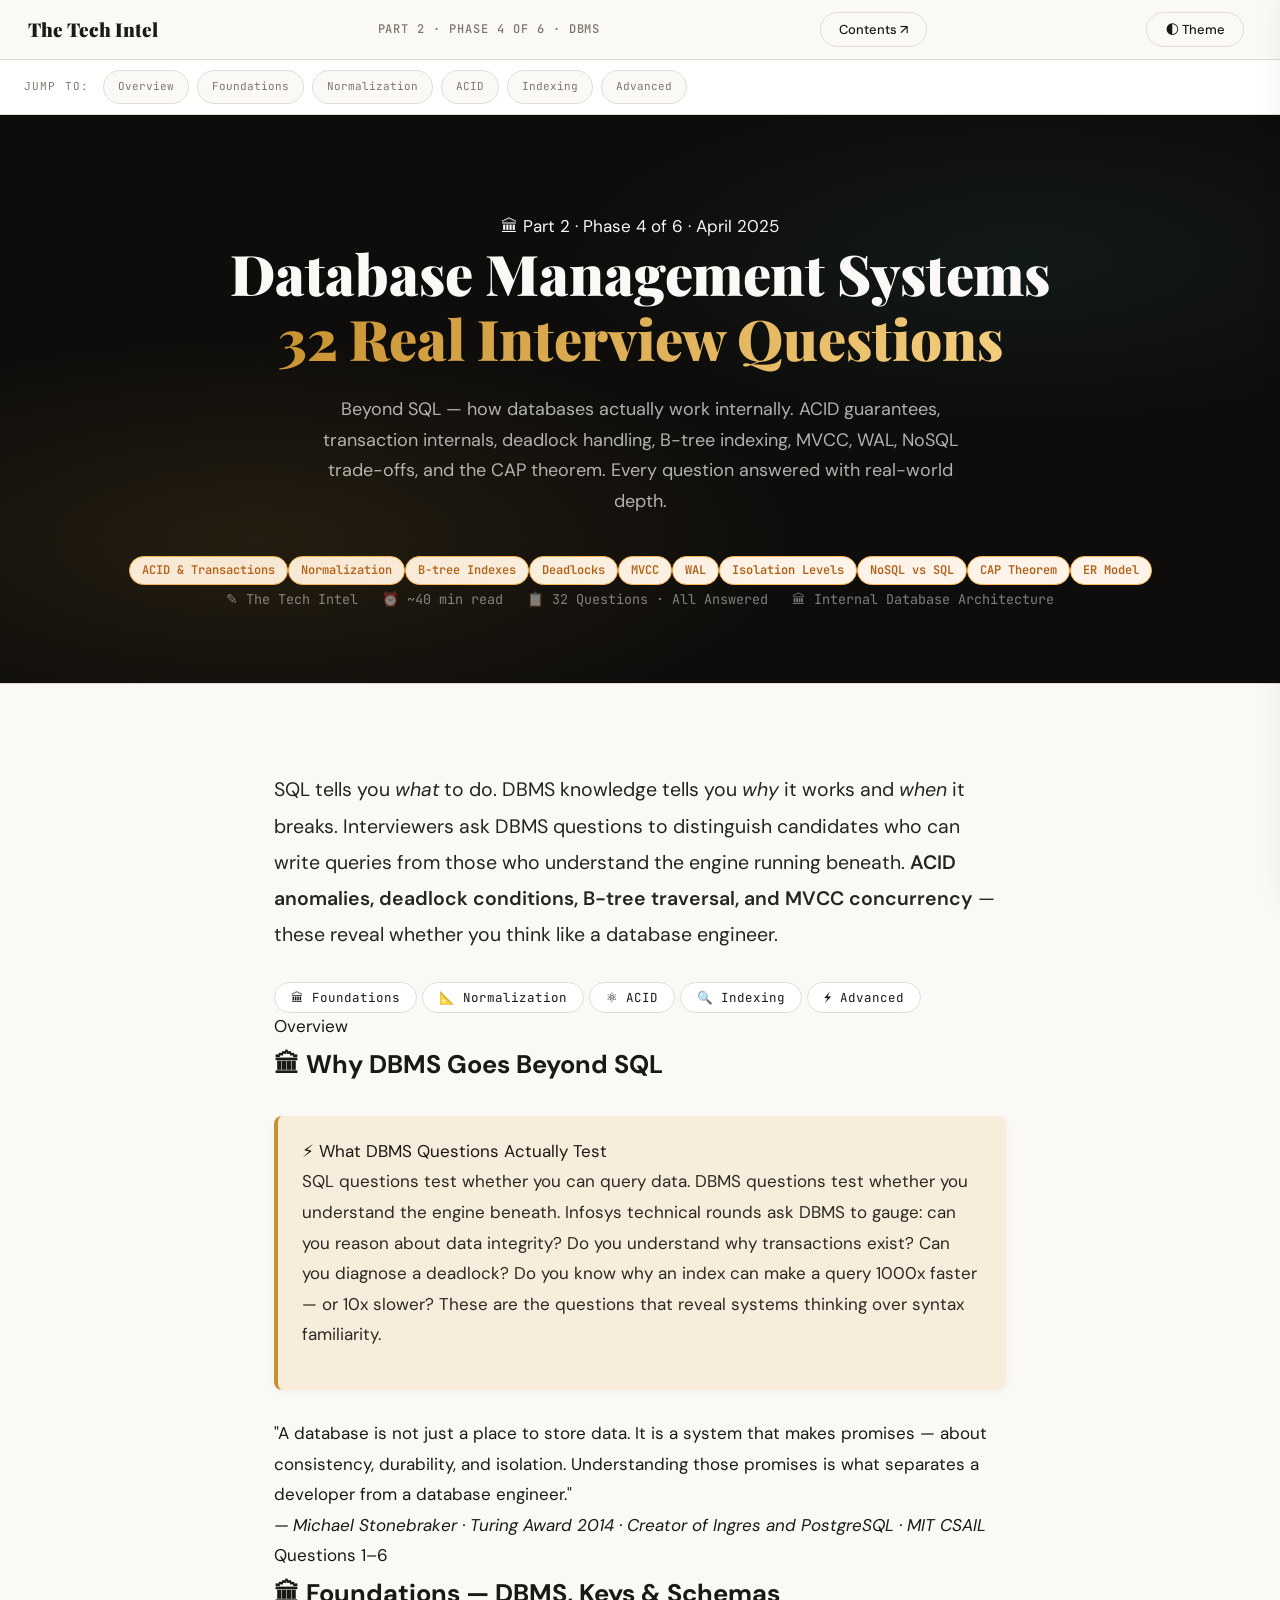
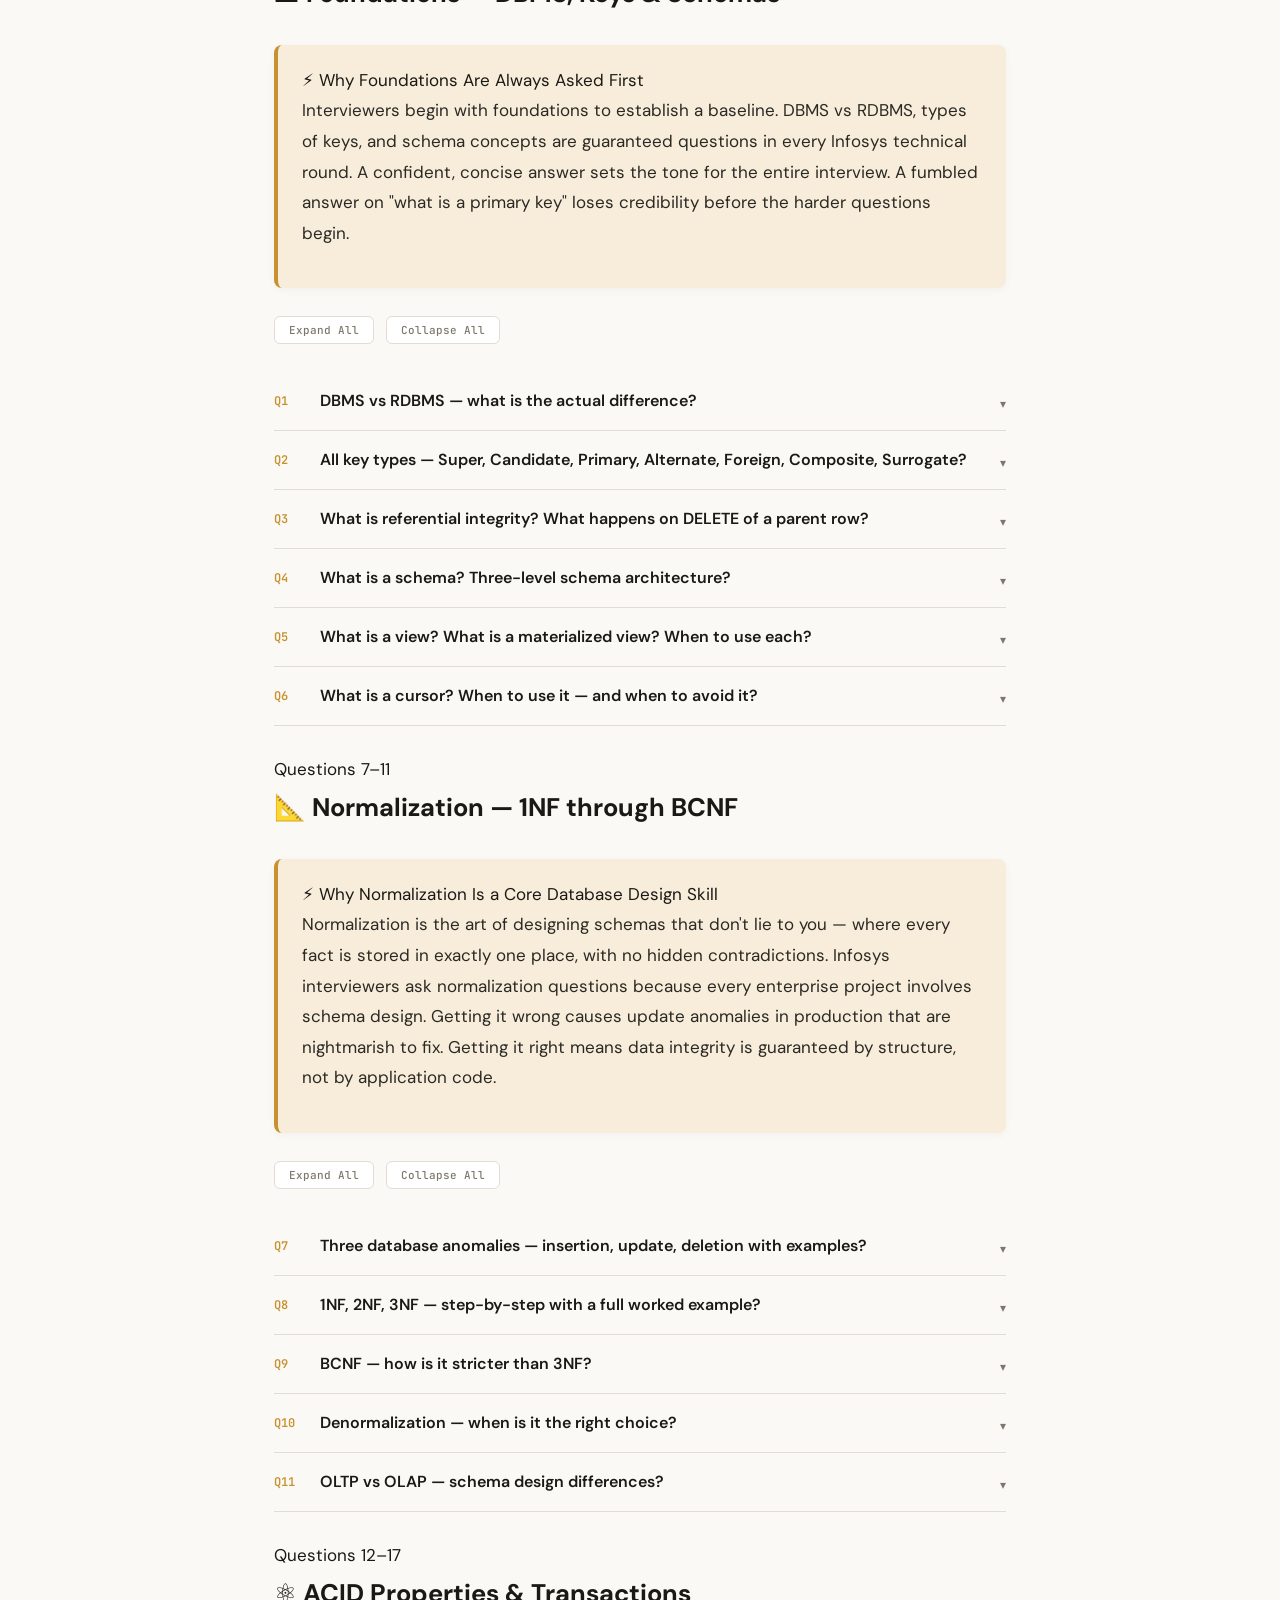
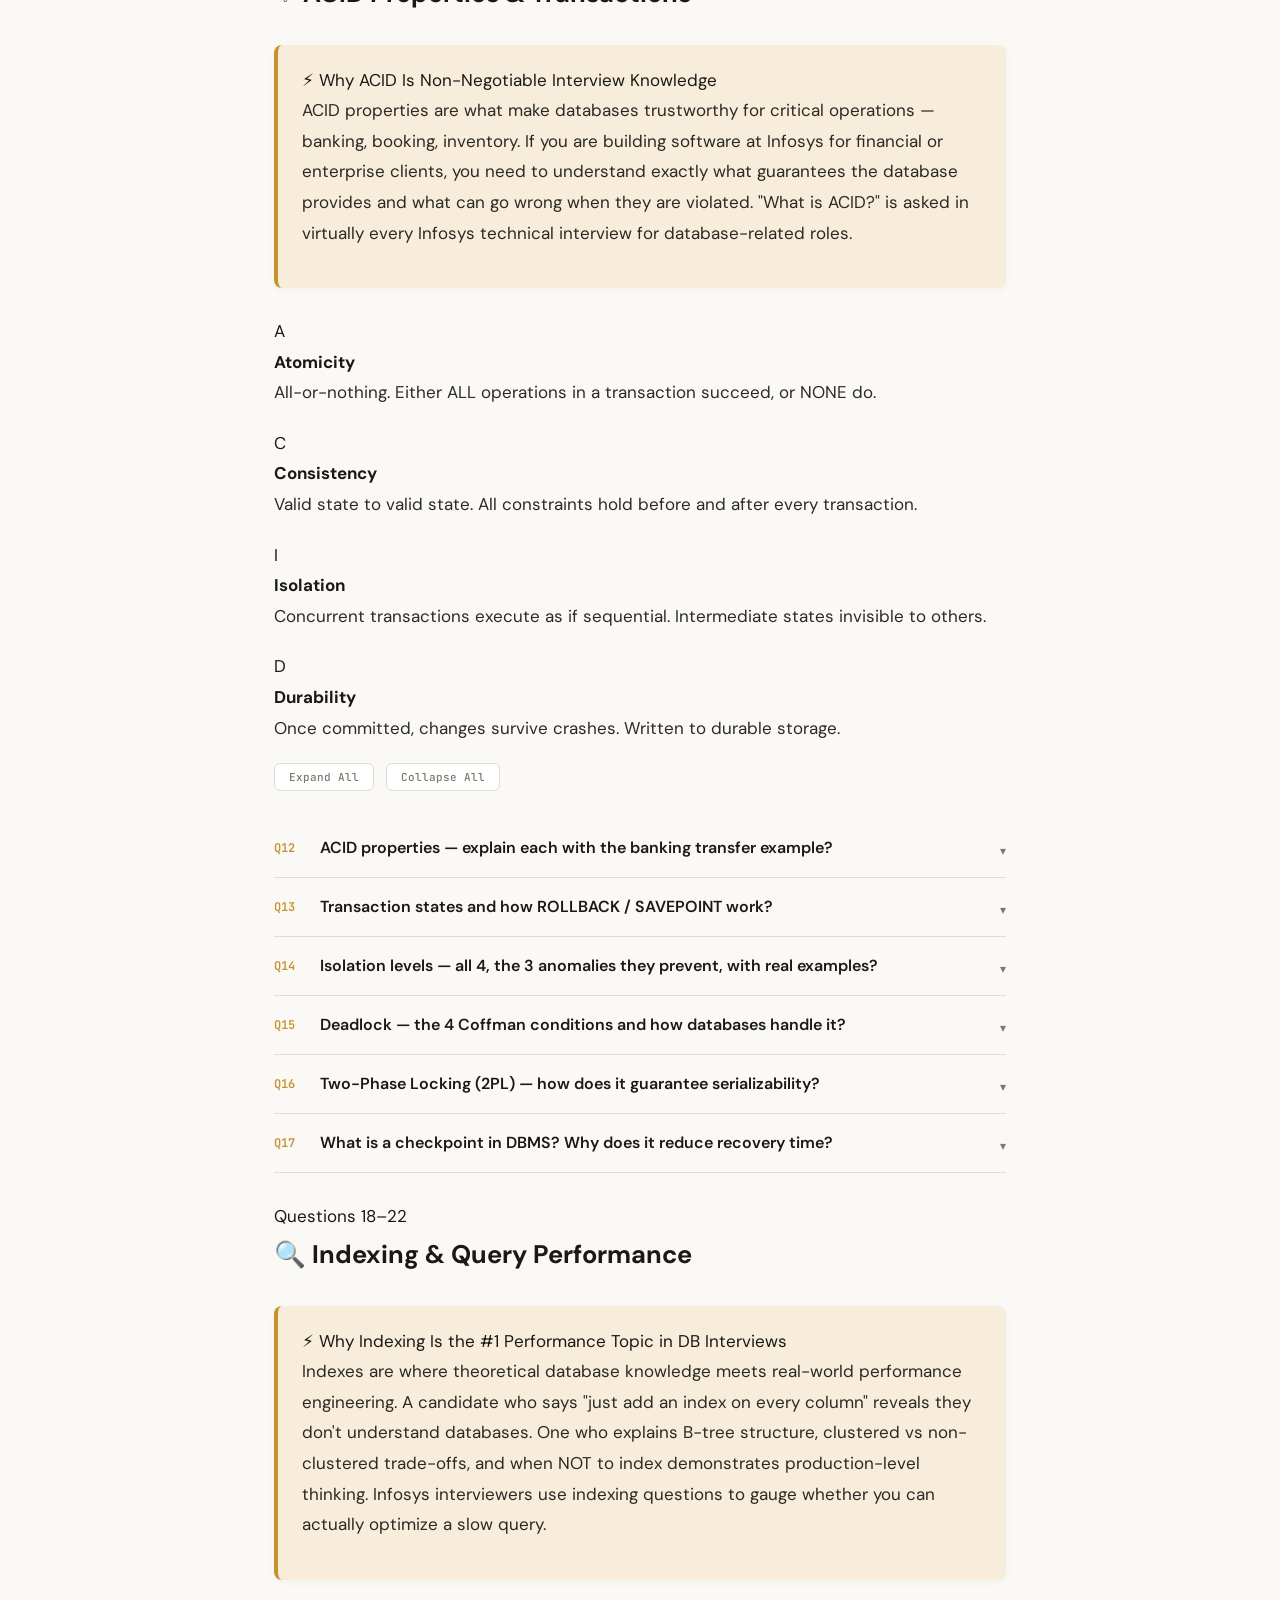
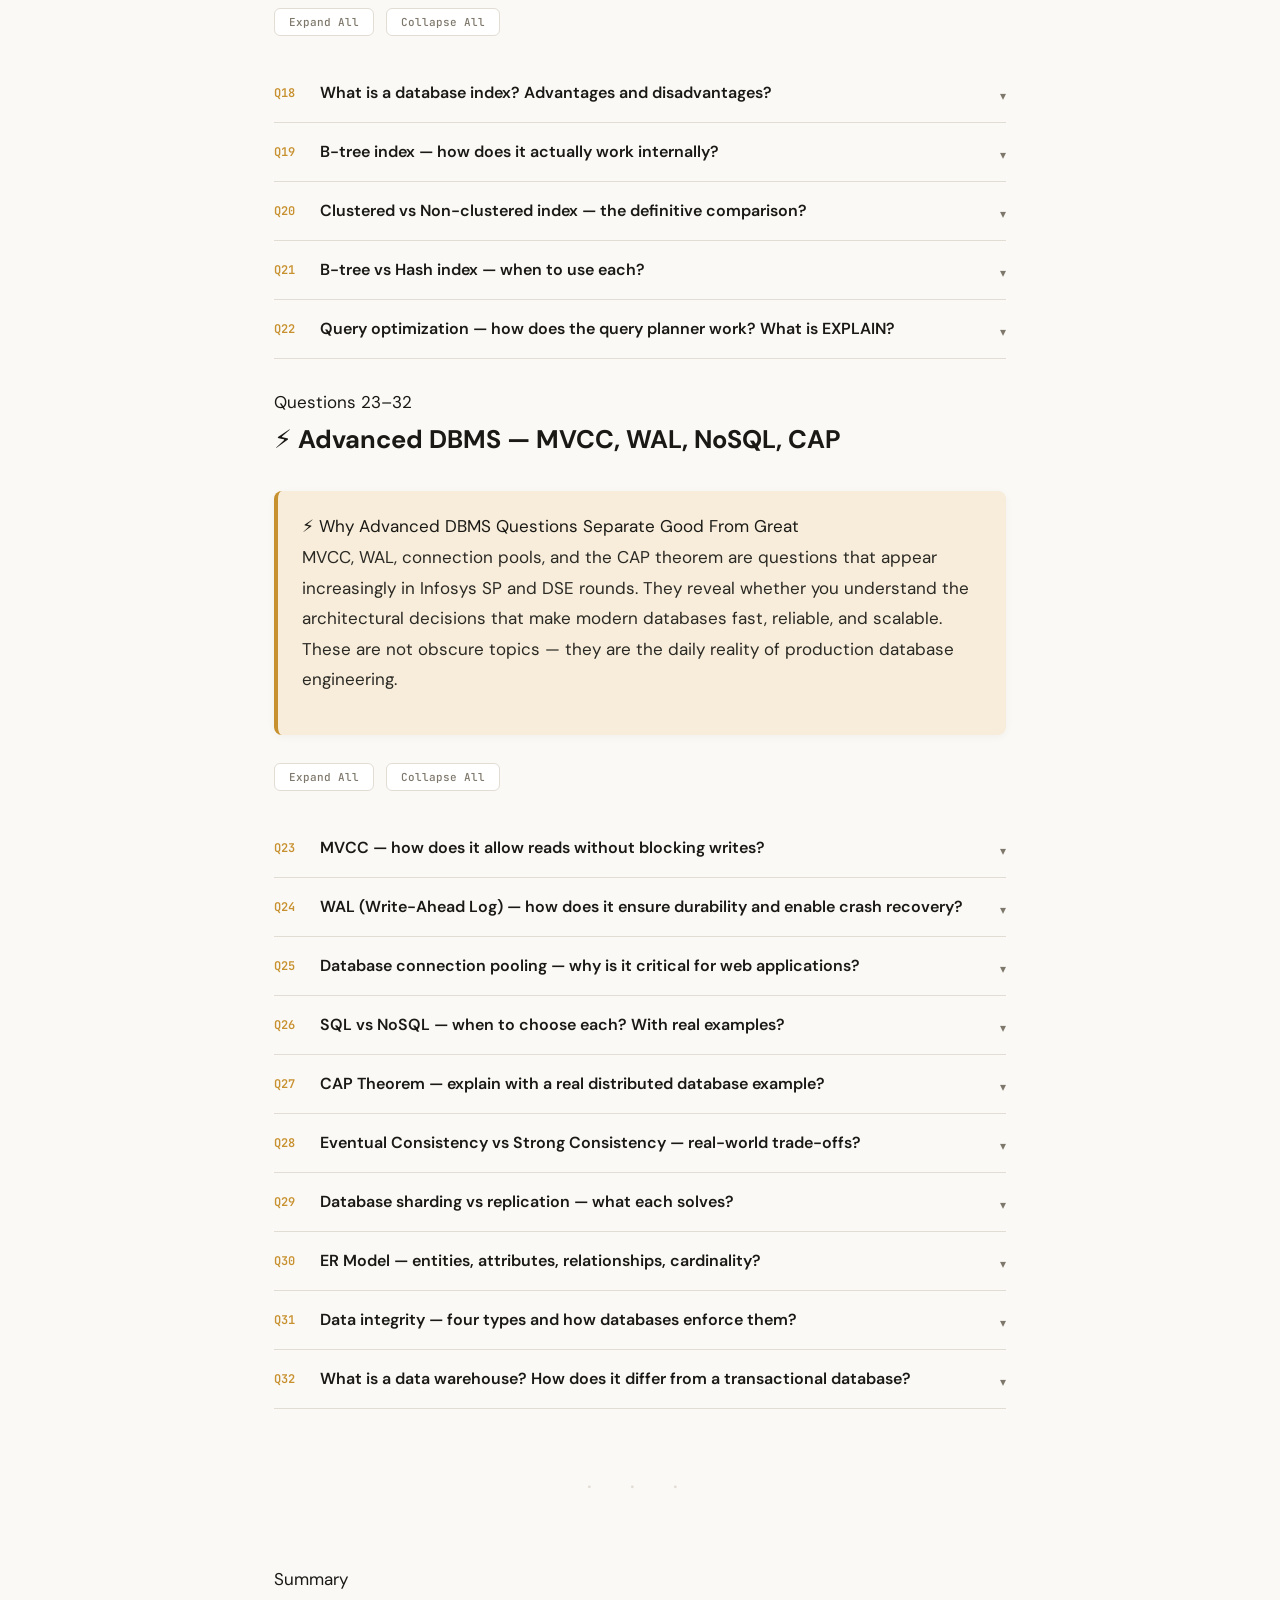
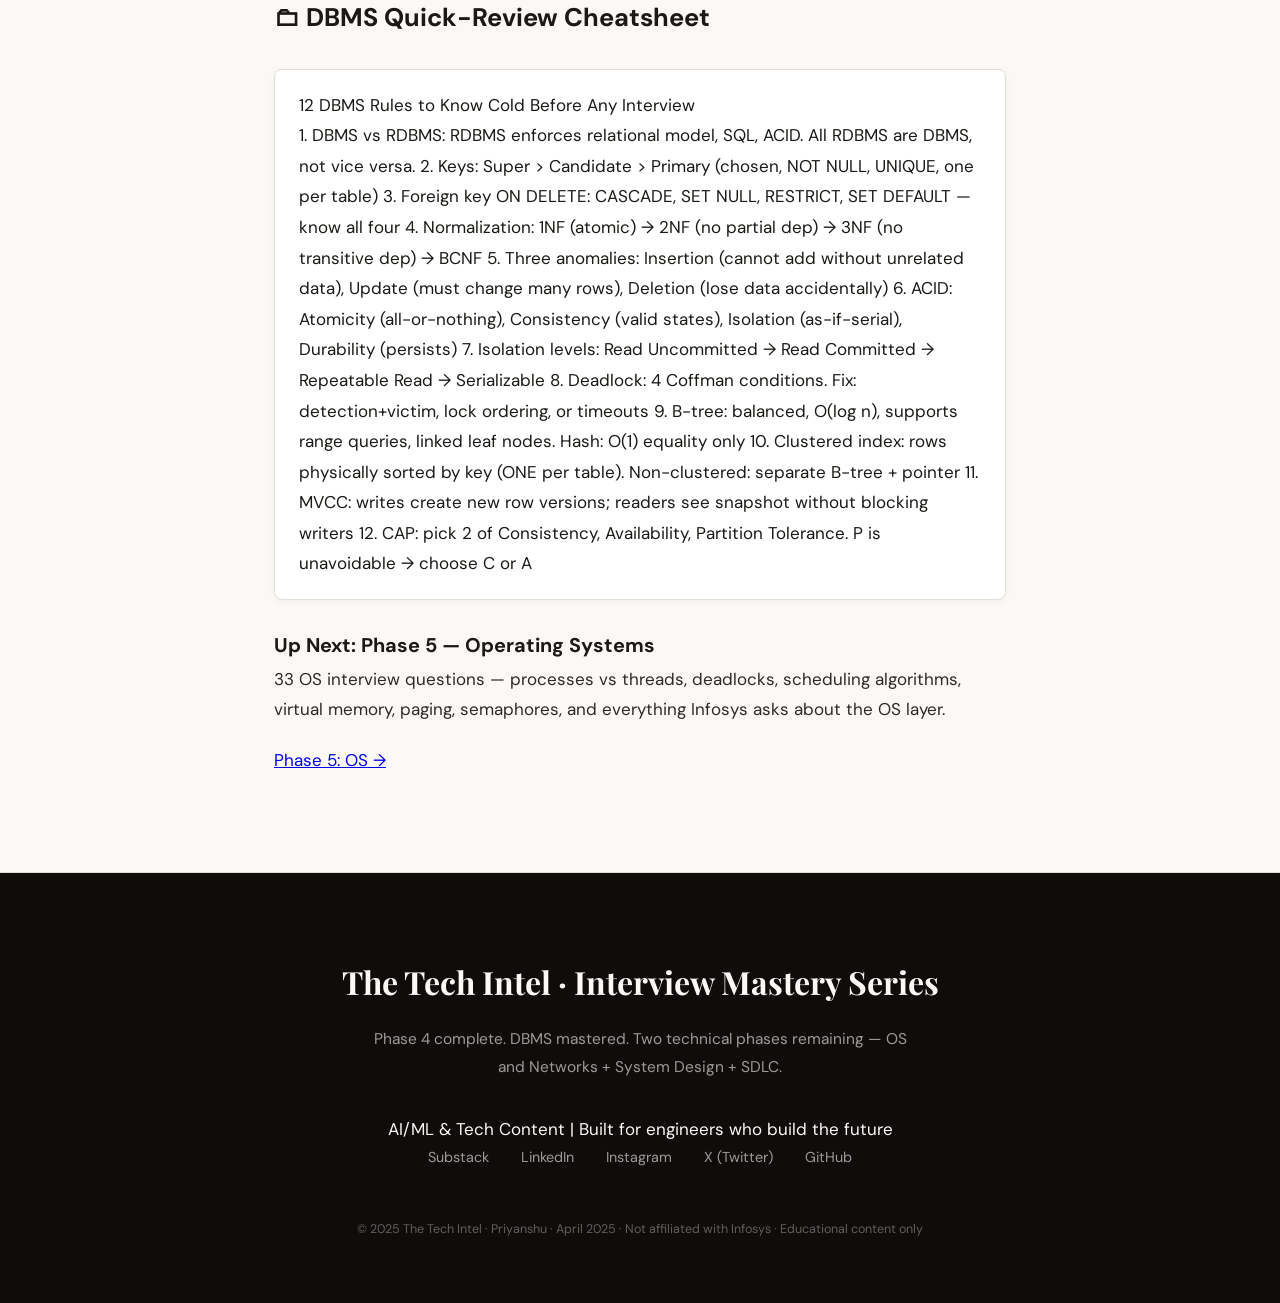
<file: Interview_Material/Part_2_Phases/Phase4_dbms.html>
<!DOCTYPE html>
<html lang="en">
<head>
<meta charset="UTF-8">
<meta name="viewport" content="width=device-width, initial-scale=1.0">
<title>IT Interview 2025 — Part 2, Phase 4: DBMS Mastery | 32 Real Questions | The Tech Intel</title>
<meta name="description" content="32 real DBMS interview questions — beyond SQL into how databases work internally: ACID, transactions, deadlocks, B-trees, MVCC, indexing, normalization, NoSQL vs SQL, CAP theorem, connection pools. Phase 4 of 6.">
<meta name="keywords" content="DBMS interview questions 2025, database interview questions freshers, ACID properties interview, normalization interview, B-tree index interview, deadlock DBMS interview, MVCC database interview, NoSQL vs SQL interview, CAP theorem interview, Infosys DBMS questions">
<link rel="preconnect" href="https://fonts.googleapis.com">
<link href="https://fonts.googleapis.com/css2?family=Playfair+Display:ital,wght@0,700;0,900;1,700&family=DM+Sans:wght@300;400;500;600&family=JetBrains+Mono:wght@400;600&display=swap" rel="stylesheet">
<link rel="stylesheet" href="../../css/styles.css">
</head>
<body>
<div id="bar"></div>
<div id="ov" onclick="closeDrawer()"></div>
<div id="drawer">
  <button class="dr-close" onclick="closeDrawer()">&#x2715;</button>
  <div class="dr-title">DBMS &#8212; Contents</div>
  <div class="tg"><span class="tg-label">Overview</span><a href="#overview">Why DBMS Goes Beyond SQL</a></div>
  <div class="tg"><span class="tg-label">Foundations (Q1&#8211;Q6)</span><a href="#q-basics">DBMS vs RDBMS, Keys, Schemas</a></div>
  <div class="tg"><span class="tg-label">Normalization (Q7&#8211;Q11)</span><a href="#q-norm">1NF&#8211;BCNF, Anomalies, Denormalization</a></div>
  <div class="tg"><span class="tg-label">ACID &amp; Transactions (Q12&#8211;Q17)</span><a href="#q-acid">ACID, Transactions, Isolation Levels, Deadlocks</a></div>
  <div class="tg"><span class="tg-label">Indexing &amp; Performance (Q18&#8211;Q22)</span><a href="#q-index">B-tree, Hash, Clustered, Query Optimization</a></div>
  <div class="tg"><span class="tg-label">Advanced DBMS (Q23&#8211;Q32)</span><a href="#q-advanced">MVCC, WAL, NoSQL, CAP Theorem, ER Model</a></div>
</div>
<nav class="nav">
  <a href="../../index.html" class="nav-brand" style="text-decoration: none; color: inherit;">The Tech Intel</a>
  <span class="nav-center">Part 2 &middot; Phase 4 of 6 &middot; DBMS</span>
  <button class="nav-btn" onclick="openDrawer()">Contents &#x2197;</button>
</nav>
<!-- Section strip -->
<div class="sec-strip">
  <span class="ss-lbl">Jump to:</span>
  <a class="ss-btn" href="#overview">Overview</a>
  <a class="ss-btn" href="#q-basics">Foundations</a>
  <a class="ss-btn" href="#q-norm">Normalization</a>
  <a class="ss-btn" href="#q-acid">ACID</a>
  <a class="ss-btn" href="#q-index">Indexing</a>
  <a class="ss-btn" href="#q-advanced">Advanced</a>
</div>

<header class="hero">
  <div class="hero-ph">&#127963; Part 2 &middot; Phase 4 of 6 &middot; April 2025</div>
  <h1>Database Management Systems<br><em>32 Real Interview Questions</em></h1>
  <p class="hero-sub">Beyond SQL &#8212; how databases actually work internally. ACID guarantees, transaction internals, deadlock handling, B-tree indexing, MVCC, WAL, NoSQL trade-offs, and the CAP theorem. Every question answered with real-world depth.</p>
  <div class="hero-chips">
    <span class="chip on">ACID &amp; Transactions</span><span class="chip on">Normalization</span><span class="chip on">B-tree Indexes</span><span class="chip on">Deadlocks</span><span class="chip on">MVCC</span><span class="chip on">WAL</span><span class="chip on">Isolation Levels</span><span class="chip on">NoSQL vs SQL</span><span class="chip on">CAP Theorem</span><span class="chip on">ER Model</span>
  </div>
  <div class="hero-meta"><span>&#9998; The Tech Intel</span><span>&#9200; ~40 min read</span><span>&#128203; 32 Questions &middot; All Answered</span><span>&#127963; Internal Database Architecture</span></div>
</header>
<main class="main">
<p class="lead" style="margin-top:48px;">SQL tells you <em>what</em> to do. DBMS knowledge tells you <em>why</em> it works and <em>when</em> it breaks. Interviewers ask DBMS questions to distinguish candidates who can write queries from those who understand the engine running beneath. <strong>ACID anomalies, deadlock conditions, B-tree traversal, and MVCC concurrency</strong> &#8212; these reveal whether you think like a database engineer.</p>
<div class="pills">
  <a class="pill" href="#q-basics">&#127963; Foundations</a>
  <a class="pill" href="#q-norm">&#128208; Normalization</a>
  <a class="pill" href="#q-acid">&#9883; ACID</a>
  <a class="pill" href="#q-index">&#128269; Indexing</a>
  <a class="pill" href="#q-advanced">&#9889; Advanced</a>
</div>


<!-- OVERVIEW -->
<section id="overview">
  <div class="sh"><div class="sh-eye">Overview</div><h2>&#127963; Why DBMS Goes Beyond SQL</h2></div>
  <div class="why"><div class="why-l">&#9889; What DBMS Questions Actually Test</div><p>SQL questions test whether you can query data. DBMS questions test whether you understand the engine beneath. Infosys technical rounds ask DBMS to gauge: can you reason about data integrity? Do you understand why transactions exist? Can you diagnose a deadlock? Do you know why an index can make a query 1000x faster &#8212; or 10x slower? These are the questions that reveal systems thinking over syntax familiarity.</p></div>
  <div class="qb"><blockquote>"A database is not just a place to store data. It is a system that makes promises &#8212; about consistency, durability, and isolation. Understanding those promises is what separates a developer from a database engineer."</blockquote><cite>&#8212; Michael Stonebraker &middot; Turing Award 2014 &middot; Creator of Ingres and PostgreSQL &middot; MIT CSAIL</cite></div>
</section>

<!-- SECTION 1: FOUNDATIONS -->
<section id="q-basics">
  <div class="sh"><div class="sh-eye">Questions 1&#8211;6</div><h2>&#127963; Foundations &#8212; DBMS, Keys &amp; Schemas</h2></div>
  <div class="why"><div class="why-l">&#9889; Why Foundations Are Always Asked First</div><p>Interviewers begin with foundations to establish a baseline. DBMS vs RDBMS, types of keys, and schema concepts are guaranteed questions in every Infosys technical round. A confident, concise answer sets the tone for the entire interview. A fumbled answer on "what is a primary key" loses credibility before the harder questions begin.</p></div>
  <div class="xp"><button class="xp-btn" onclick="xA('qa-b')">Expand All</button><button class="xp-btn" onclick="xN('qa-b')">Collapse All</button></div>
  <div class="qa-wrap" id="qa-b">

    <div class="qa-item"><button class="qa-btn" onclick="tQ(this)"><span class="qa-num">Q1</span>DBMS vs RDBMS &#8212; what is the actual difference?<span class="qa-icon">&#9662;</span></button>
    <div class="qa-body">
      <p><strong>DBMS (Database Management System):</strong> Any software that organizes and manages data. Can be hierarchical (like IBM IMS), network-based, or relational. Provides data storage, retrieval, and basic management. Does NOT necessarily enforce relationships between data.</p>
      <p><strong>RDBMS (Relational Database Management System):</strong> A DBMS built on E.F. Codd&#39;s relational model. Data is organized in tables (relations) with rows and columns. Enforces referential integrity via foreign keys. Supports SQL. Guarantees ACID properties.</p>
      <table><tr><th>Property</th><th>DBMS</th><th>RDBMS</th></tr>
      <tr><td>Data model</td><td>Hierarchical, network, or relational</td><td>Relational (tables, rows, columns)</td></tr>
      <tr><td>Relationships</td><td>Not enforced by default</td><td>Foreign keys enforce referential integrity</td></tr>
      <tr><td>ACID</td><td>Not guaranteed</td><td>Core guarantee</td></tr>
      <tr><td>Query language</td><td>Varies</td><td>SQL (standardized)</td></tr>
      <tr><td>Examples</td><td>IMS, dBase, early file systems</td><td>MySQL, PostgreSQL, Oracle, SQL Server</td></tr></table>
      <div class="tip">&#128161; Interview shortcut: "DBMS is the broad category. RDBMS is the specific type that uses the relational model, SQL, and ACID guarantees. All RDBMS are DBMS but not vice versa."</div>
    </div></div>

    <div class="qa-item"><button class="qa-btn" onclick="tQ(this)"><span class="qa-num">Q2</span>All key types &#8212; Super, Candidate, Primary, Alternate, Foreign, Composite, Surrogate?<span class="qa-icon">&#9662;</span></button>
    <div class="qa-body">
      <table><tr><th>Key Type</th><th>Definition</th><th>Example</th></tr>
      <tr><td><strong>Super Key</strong></td><td>Any set of attributes that uniquely identifies a row. Can have redundant attributes.</td><td>{emp_id}, {emp_id, name}, {emp_id, email}</td></tr>
      <tr><td><strong>Candidate Key</strong></td><td>Minimal super key &#8212; no redundant attributes. Multiple can exist per table.</td><td>{emp_id}, {email} &#8212; both minimal and unique</td></tr>
      <tr><td><strong>Primary Key</strong></td><td>The chosen candidate key. NOT NULL + UNIQUE. Exactly ONE per table.</td><td>emp_id CHOSEN as PK</td></tr>
      <tr><td><strong>Alternate Key</strong></td><td>Candidate keys NOT chosen as primary key.</td><td>email &#8212; unique but not PK</td></tr>
      <tr><td><strong>Foreign Key</strong></td><td>Column referencing the PK of another table. Enforces referential integrity.</td><td>orders.customer_id &#8594; customers.id</td></tr>
      <tr><td><strong>Composite Key</strong></td><td>PK made of 2+ columns. Neither alone is unique; together they are.</td><td>(student_id, course_id) in Enrollments</td></tr>
      <tr><td><strong>Surrogate Key</strong></td><td>Artificial key with no business meaning (auto-increment int, UUID). Added for technical reasons.</td><td>id INT AUTO_INCREMENT</td></tr></table>
      <div class="note">&#128203; Surrogate vs Natural Key: Natural keys have business meaning (SSN, email) but can change. Surrogate keys are stable, simple, and fast for joins &#8212; preferred in most modern designs.</div>
    </div></div>

    <div class="qa-item"><button class="qa-btn" onclick="tQ(this)"><span class="qa-num">Q3</span>What is referential integrity? What happens on DELETE of a parent row?<span class="qa-icon">&#9662;</span></button>
    <div class="qa-body">
      <p><strong>Referential integrity:</strong> A constraint ensuring that a foreign key value always references an existing primary key in the parent table. No orphan records &#8212; a child row cannot reference a non-existent parent.</p>
      <p><strong>ON DELETE behavior options:</strong></p>
      <table><tr><th>Option</th><th>What happens</th><th>Use when</th></tr>
      <tr><td><code>CASCADE</code></td><td>Deleting parent automatically deletes all matching children</td><td>Children are meaningless without parent (e.g., order items without order)</td></tr>
      <tr><td><code>SET NULL</code></td><td>Child FK column set to NULL when parent deleted</td><td>Child can exist without parent (e.g., employee without dept)</td></tr>
      <tr><td><code>RESTRICT / NO ACTION</code></td><td>Reject the parent deletion if children exist</td><td>Parent cannot be deleted while children exist (most common default)</td></tr>
      <tr><td><code>SET DEFAULT</code></td><td>Child FK set to its column default value</td><td>Rarely used; requires a valid default FK value</td></tr></table>
<pre>CREATE TABLE orders (
    order_id   INT PRIMARY KEY,
    customer_id INT,
    FOREIGN KEY (customer_id) REFERENCES customers(id)
        ON DELETE RESTRICT    -- reject delete if orders exist
        ON UPDATE CASCADE     -- update child FK if parent PK changes
);</pre>
    </div></div>

    <div class="qa-item"><button class="qa-btn" onclick="tQ(this)"><span class="qa-num">Q4</span>What is a schema? Three-level schema architecture?<span class="qa-icon">&#9662;</span></button>
    <div class="qa-body">
      <p><strong>Schema:</strong> The blueprint/structure of a database &#8212; defines all tables, columns, data types, constraints, indexes, and relationships. Contains no actual data.</p>
      <p><strong>Three-Level Schema Architecture (ANSI/SPARC):</strong></p>
      <table><tr><th>Level</th><th>Name</th><th>Description</th><th>Who sees it</th></tr>
      <tr><td>External</td><td>View Level</td><td>Customized views for different user groups (a view showing only certain columns to certain users)</td><td>End users, application developers</td></tr>
      <tr><td>Conceptual</td><td>Logical Level</td><td>Complete logical structure: all tables, relationships, constraints &#8212; hardware-independent</td><td>Database administrators</td></tr>
      <tr><td>Internal</td><td>Physical Level</td><td>How data is physically stored on disk: file formats, page sizes, indexes, storage blocks</td><td>DBMS engine, DBAs</td></tr></table>
      <p><strong>Data Independence:</strong> The three levels provide independence. Physical independence: change storage without affecting logical schema. Logical independence: change schema without affecting application views.</p>
    </div></div>

    <div class="qa-item"><button class="qa-btn" onclick="tQ(this)"><span class="qa-num">Q5</span>What is a view? What is a materialized view? When to use each?<span class="qa-icon">&#9662;</span></button>
    <div class="qa-body">
      <p><strong>View:</strong> A virtual table defined by a SELECT query. No physical storage &#8212; recomputed from base tables every time queried. Benefits: security (expose only certain columns/rows), simplify complex queries, centralize business logic.</p>
<pre>-- Create a view for frequently-queried employee-department join
CREATE VIEW emp_dept AS
SELECT e.id, e.name, e.salary, d.dept_name
FROM employees e JOIN departments d ON e.dept_id = d.id;

-- Query the view like a table
SELECT * FROM emp_dept WHERE dept_name = 'Engineering';
-- Database rewrites this as the full JOIN internally</pre>
      <p><strong>Materialized View:</strong> Physically stores the query result as a table snapshot. Much faster for expensive aggregations. Needs explicit refresh when underlying data changes.</p>
<pre>-- PostgreSQL materialized view
CREATE MATERIALIZED VIEW monthly_sales AS
SELECT DATE_TRUNC('month', order_date) AS month,
       SUM(amount) AS total
FROM orders GROUP BY 1;

REFRESH MATERIALIZED VIEW monthly_sales; -- refresh when data changes</pre>
      <table><tr><th></th><th>View</th><th>Materialized View</th></tr>
      <tr><td>Storage</td><td>None &#8212; virtual</td><td>Physical table on disk</td></tr>
      <tr><td>Query speed</td><td>Recomputed each time</td><td>Instant &#8212; pre-computed</td></tr>
      <tr><td>Data freshness</td><td>Always current</td><td>Stale until refreshed</td></tr>
      <tr><td>Use for</td><td>Security, simplification</td><td>Expensive aggregations, reporting</td></tr></table>
    </div></div>

    <div class="qa-item"><button class="qa-btn" onclick="tQ(this)"><span class="qa-num">Q6</span>What is a cursor? When to use it &#8212; and when to avoid it?<span class="qa-icon">&#9662;</span></button>
    <div class="qa-body">
      <p>A <strong>cursor</strong> is a database object that allows row-by-row processing of a query result set &#8212; like an iterator for SQL results. It maintains a pointer to the current row in a result set.</p>
<pre>-- MySQL cursor example
DELIMITER $$
CREATE PROCEDURE process_employees()
BEGIN
    DECLARE emp_name VARCHAR(100);
    DECLARE done INT DEFAULT 0;
    DECLARE cur CURSOR FOR SELECT name FROM employees WHERE active = 1;
    DECLARE CONTINUE HANDLER FOR NOT FOUND SET done = 1;

    OPEN cur;
    read_loop: LOOP
        FETCH cur INTO emp_name;
        IF done THEN LEAVE read_loop; END IF;
        -- process each row here
    END LOOP;
    CLOSE cur;
END$$</pre>
      <p><strong>When to use:</strong> Complex procedural logic that cannot be expressed as set-based SQL &#8212; different processing logic per row, dependent sequential operations.</p>
      <p><strong>When to AVOID (most of the time):</strong> Cursors are significantly slower than set-based operations because SQL is optimized for sets, not row-by-row loops. Always try to replace cursor logic with JOINs, window functions, CTEs, or subqueries first. A cursor that processes 1 million rows may take 100x longer than an equivalent set-based query.</p>
      <div class="crit">&#9888; Rule of thumb: if you are writing a cursor, first ask &#8212; can this be done with a single SQL statement? 90% of the time, the answer is yes.</div>
    </div></div>

  </div>
</section>

<!-- NORMALIZATION -->
<section id="q-norm">
  <div class="sh"><div class="sh-eye">Questions 7&#8211;11</div><h2>&#128208; Normalization &#8212; 1NF through BCNF</h2></div>
  <div class="why"><div class="why-l">&#9889; Why Normalization Is a Core Database Design Skill</div><p>Normalization is the art of designing schemas that don&#39;t lie to you &#8212; where every fact is stored in exactly one place, with no hidden contradictions. Infosys interviewers ask normalization questions because every enterprise project involves schema design. Getting it wrong causes update anomalies in production that are nightmarish to fix. Getting it right means data integrity is guaranteed by structure, not by application code.</p></div>
  <div class="xp"><button class="xp-btn" onclick="xA('qa-n')">Expand All</button><button class="xp-btn" onclick="xN('qa-n')">Collapse All</button></div>
  <div class="qa-wrap" id="qa-n">

    <div class="qa-item"><button class="qa-btn" onclick="tQ(this)"><span class="qa-num">Q7</span>Three database anomalies &#8212; insertion, update, deletion with examples?<span class="qa-icon">&#9662;</span></button>
    <div class="qa-body">
      <p>Anomalies are data integrity problems that arise from redundancy in poorly designed (un-normalized) schemas.</p>
<pre>-- Un-normalized Orders table (violates 2NF):
-- OrderID | CustomerName | CustomerCity | Product  | Price
-- 1       | Alice        | Mumbai       | Laptop   | 60000
-- 2       | Alice        | Mumbai       | Mouse    |   500
-- 3       | Bob          | Delhi        | Keyboard |   800</pre>
      <p><strong>Insertion Anomaly:</strong> Cannot register a new customer until they place an order.</p>
<pre>-- Want to add Charlie from Pune as a customer (no orders yet)
-- IMPOSSIBLE: OrderID is NOT NULL and there is no product to attach yet.
-- We cannot store Charlie's city until he buys something.</pre>
      <p><strong>Update Anomaly:</strong> Changing Alice's city requires updating EVERY row with her name.</p>
<pre>UPDATE orders SET CustomerCity = 'Pune' WHERE CustomerName = 'Alice';
-- Must update rows 1 AND 2. Miss row 2 --> inconsistency.
-- Two rows say Alice lives in different cities --> DATA CORRUPTION.</pre>
      <p><strong>Deletion Anomaly:</strong> Deleting Bob's only order also deletes his existence from the database.</p>
<pre>DELETE FROM orders WHERE OrderID = 3;
-- Bob's name and city are now GONE from the database.
-- We lost customer information because he had no more orders.</pre>
      <div class="tip">&#128161; All three anomalies are solved by normalization &#8212; storing each fact in exactly one place. Alice's city in a Customers table, updated once. Bob persists in Customers even with no Orders.</div>
    </div></div>

    <div class="qa-item"><button class="qa-btn" onclick="tQ(this)"><span class="qa-num">Q8</span>1NF, 2NF, 3NF &#8212; step-by-step with a full worked example?<span class="qa-icon">&#9662;</span></button>
    <div class="qa-body">
      <p><strong>Starting point &#8212; un-normalized order data:</strong></p>
<pre>OrderID | CustomerName | CustomerCity | Products         | Prices
1       | Alice        | Mumbai       | Laptop, Mouse    | 60000, 500
2       | Bob          | Delhi        | Keyboard         | 800</pre>
      <p><strong>Step 1 &#8212; Apply 1NF:</strong> All values atomic. No multi-valued attributes. Each row uniquely identifiable.</p>
<pre>-- PK = (OrderID, LineNum)
OrderID | LineNum | CustomerName | CustomerCity | Product  | Price
1       | 1       | Alice        | Mumbai       | Laptop   | 60000
1       | 2       | Alice        | Mumbai       | Mouse    |   500
2       | 1       | Bob          | Delhi        | Keyboard |   800
-- 1NF satisfied: all values atomic.
-- Problem: CustomerName and CustomerCity depend only on OrderID, not on LineNum.
-- This is a PARTIAL DEPENDENCY on the composite PK --> violates 2NF.</pre>
      <p><strong>Step 2 &#8212; Apply 2NF:</strong> Remove partial dependencies. Split into Orders and OrderItems.</p>
<pre>-- Orders: attributes depending only on OrderID
Orders(OrderID PK, CustomerName, CustomerCity)
1, Alice, Mumbai
2, Bob,   Delhi

-- OrderItems: attributes depending on the full (OrderID, LineNum) key
OrderItems(OrderID FK, LineNum, Product, Price)
1, 1, Laptop,   60000
1, 2, Mouse,    500
2, 1, Keyboard, 800
-- 2NF satisfied: every non-key attribute depends on the WHOLE key.
-- Problem: CustomerCity depends on CustomerName (not on OrderID directly).
-- If Alice moves, ALL her orders need updating --> transitive dependency --> violates 3NF.</pre>
      <p><strong>Step 3 &#8212; Apply 3NF:</strong> Remove transitive dependencies.</p>
<pre>-- Customers: CustomerCity is moved here (depends on CustomerName/ID, not OrderID)
Customers(CustomerID PK, CustomerName, CustomerCity)
1, Alice, Mumbai
2, Bob,   Delhi

-- Orders: now references Customer by ID
Orders(OrderID PK, CustomerID FK)
1, 1
2, 2
-- 3NF satisfied: no transitive dependencies.
-- Each fact stored in exactly one place.</pre>
    </div></div>

    <div class="qa-item"><button class="qa-btn" onclick="tQ(this)"><span class="qa-num">Q9</span>BCNF &#8212; how is it stricter than 3NF?<span class="qa-icon">&#9662;</span></button>
    <div class="qa-body">
      <p><strong>BCNF (Boyce-Codd Normal Form):</strong> Stricter than 3NF. Rule: for every functional dependency A &#8594; B, A must be a candidate key (or superkey). A table can be in 3NF but violate BCNF when there are overlapping candidate keys.</p>
<pre>-- Classic BCNF violation: CourseRegistration(Student, Course, Teacher)
-- Functional dependencies:
--   (Student, Course) --> Teacher  [a student in a course has one teacher]
--   Teacher --> Course              [each teacher teaches only one course]
-- Candidate keys: (Student, Course) and (Student, Teacher)
-- FD: Teacher --> Course violates BCNF because Teacher alone is NOT a candidate key.

-- Fix: decompose into two tables
TeacherCourse(Teacher PK, Course)
-- Teacher --> Course: Teacher IS the PK here. BCNF satisfied.

StudentTeacher(Student, Teacher FK references TeacherCourse)
-- Now every determinant is a candidate key.</pre>
      <table><tr><th>Normal Form</th><th>Eliminates</th><th>Rule</th></tr>
      <tr><td>1NF</td><td>Multi-valued attributes</td><td>All values atomic, each row unique</td></tr>
      <tr><td>2NF</td><td>Partial dependencies</td><td>Every non-key attr depends on WHOLE composite PK</td></tr>
      <tr><td>3NF</td><td>Transitive dependencies</td><td>Non-key attrs must depend directly on PK, not on other non-keys</td></tr>
      <tr><td>BCNF</td><td>Remaining anomalies with overlapping keys</td><td>Every determinant must be a candidate key</td></tr></table>
      <div class="note">&#128203; In practice: 3NF is usually sufficient for OLTP systems. BCNF is theoretically superior but decomposing to BCNF can sometimes lose the ability to enforce certain constraints using only keys and foreign keys.</div>
    </div></div>

    <div class="qa-item"><button class="qa-btn" onclick="tQ(this)"><span class="qa-num">Q10</span>Denormalization &#8212; when is it the right choice?<span class="qa-icon">&#9662;</span></button>
    <div class="qa-body">
      <p>Denormalization is the intentional introduction of redundancy to improve read performance by reducing JOIN overhead. You are deliberately reversing normalization for a performance reason.</p>
      <p><strong>When to denormalize:</strong></p>
      <ul>
        <li><strong>Data warehouses / OLAP:</strong> Reports run complex queries over billions of rows. JOIN cost is prohibitive. Star/snowflake schemas deliberately denormalize.</li>
        <li><strong>Read-heavy, write-light workloads:</strong> Table read 10,000 times, written once a day &#8212; redundancy cost is trivial vs query speed gain.</li>
        <li><strong>Pre-computed aggregates:</strong> Storing total_orders directly on the customer row instead of counting on every request.</li>
        <li><strong>High-traffic hot paths:</strong> The user profile endpoint called 10M times/day &#8212; avoid 3 JOINs per call.</li>
      </ul>
      <p><strong>When NOT to denormalize:</strong></p>
      <ul>
        <li>OLTP systems where data changes frequently &#8212; update anomalies return</li>
        <li>Before profiling to confirm JOINs are actually the bottleneck &#8212; premature optimization</li>
        <li>Without a plan for keeping redundant data consistent (trigger, application update, or explicit eventual consistency)</li>
      </ul>
      <div class="crit">&#9888; Denormalization should always be a deliberate architectural decision with a documented reason, not an accident of poor design. If you denormalize an OLTP table, you must answer: how do we keep the redundant data consistent when the source changes?</div>
    </div></div>

    <div class="qa-item"><button class="qa-btn" onclick="tQ(this)"><span class="qa-num">Q11</span>OLTP vs OLAP &#8212; schema design differences?<span class="qa-icon">&#9662;</span></button>
    <div class="qa-body">
      <table><tr><th>Dimension</th><th>OLTP</th><th>OLAP</th></tr>
      <tr><td>Purpose</td><td>Day-to-day transactional operations</td><td>Business intelligence, analytics, reporting</td></tr>
      <tr><td>Operations</td><td>Short read/write transactions</td><td>Complex aggregations over large datasets</td></tr>
      <tr><td>Schema design</td><td>Highly normalized (3NF/BCNF)</td><td>Denormalized (Star or Snowflake schema)</td></tr>
      <tr><td>Concurrency</td><td>Many concurrent users (thousands)</td><td>Few analysts or BI tools</td></tr>
      <tr><td>Data volume</td><td>Current data, GB range</td><td>Historical data, TB&#8211;PB range</td></tr>
      <tr><td>Query pattern</td><td>Simple queries on few rows (by PK)</td><td>Full-table scans, heavy aggregations</td></tr>
      <tr><td>Examples</td><td>MySQL, PostgreSQL, Oracle</td><td>Snowflake, BigQuery, Redshift, ClickHouse</td></tr></table>
      <p><strong>Star Schema</strong> (OLAP): one central fact table + multiple dimension tables directly connected. Simple, fast queries, some redundancy in dimensions.</p>
      <p><strong>Snowflake Schema</strong> (OLAP): dimension tables are further normalized into sub-dimensions. Less redundancy, more complex JOINs, slower queries. Star schema is preferred for most BI workloads.</p>
    </div></div>

  </div>
</section>

<!-- ACID & TRANSACTIONS -->
<section id="q-acid">
  <div class="sh"><div class="sh-eye">Questions 12&#8211;17</div><h2>&#9883; ACID Properties &amp; Transactions</h2></div>
  <div class="why"><div class="why-l">&#9889; Why ACID Is Non-Negotiable Interview Knowledge</div><p>ACID properties are what make databases trustworthy for critical operations &#8212; banking, booking, inventory. If you are building software at Infosys for financial or enterprise clients, you need to understand exactly what guarantees the database provides and what can go wrong when they are violated. "What is ACID?" is asked in virtually every Infosys technical interview for database-related roles.</p></div>

  <div class="acid-grid">
    <div class="acid-card"><div class="acid-letter">A</div><h4>Atomicity</h4><p>All-or-nothing. Either ALL operations in a transaction succeed, or NONE do.</p></div>
    <div class="acid-card"><div class="acid-letter">C</div><h4>Consistency</h4><p>Valid state to valid state. All constraints hold before and after every transaction.</p></div>
    <div class="acid-card"><div class="acid-letter">I</div><h4>Isolation</h4><p>Concurrent transactions execute as if sequential. Intermediate states invisible to others.</p></div>
    <div class="acid-card"><div class="acid-letter">D</div><h4>Durability</h4><p>Once committed, changes survive crashes. Written to durable storage.</p></div>
  </div>

  <div class="xp"><button class="xp-btn" onclick="xA('qa-a')">Expand All</button><button class="xp-btn" onclick="xN('qa-a')">Collapse All</button></div>
  <div class="qa-wrap" id="qa-a">

    <div class="qa-item"><button class="qa-btn" onclick="tQ(this)"><span class="qa-num">Q12</span>ACID properties &#8212; explain each with the banking transfer example?<span class="qa-icon">&#9662;</span></button>
    <div class="qa-body">
      <p><em>Scenario: transfer &#8377;1000 from Account A (balance &#8377;5000) to Account B (balance &#8377;2000)</em></p>
<pre>START TRANSACTION;
UPDATE accounts SET balance = balance - 1000 WHERE id = 'A';
UPDATE accounts SET balance = balance + 1000 WHERE id = 'B';
COMMIT;</pre>
      <p><strong>A &#8212; Atomicity: "All or nothing"</strong><br>If the system crashes after the first UPDATE (deducted from A) but before the second (not yet added to B), the transaction is automatically rolled back. The &#8377;1000 does not vanish. Implemented via: undo logs.</p>
      <p><strong>C &#8212; Consistency: "Valid state to valid state"</strong><br>Before: A=5000, B=2000, total=7000. After: A=4000, B=3000, total=7000. Money is conserved. All constraints (NOT NULL, FK, CHECK) hold throughout. Implemented via: constraint checking at commit.</p>
      <p><strong>I &#8212; Isolation: "As if serial"</strong><br>If another transaction reads A&#39;s balance concurrently during the transfer, it sees either 5000 (before) or 4000 (after commit) &#8212; never an inconsistent intermediate state. Implemented via: locking or MVCC.</p>
      <p><strong>D &#8212; Durability: "Committed = permanent"</strong><br>Once COMMIT succeeds, the transfer persists even if the server loses power 1ms later. Implemented via: redo logs (Write-Ahead Log), writing changes to durable storage before confirming commit.</p>
    </div></div>

    <div class="qa-item"><button class="qa-btn" onclick="tQ(this)"><span class="qa-num">Q13</span>Transaction states and how ROLLBACK / SAVEPOINT work?<span class="qa-icon">&#9662;</span></button>
    <div class="qa-body">
      <p><strong>Transaction states:</strong> New &#8594; Active (executing) &#8594; Partially Committed (last statement done, not yet on disk) &#8594; Committed (success) / Failed &#8594; Aborted (rolled back).</p>
<pre>START TRANSACTION;

INSERT INTO orders VALUES (101, 5, 'pending');
SAVEPOINT after_order;        -- mark a save point

INSERT INTO payments VALUES (201, 101, 500);
-- Payment processing fails here

ROLLBACK TO after_order;      -- undo payment only, keep order
COMMIT;                       -- order committed, payment rolled back</pre>
      <p><strong>SAVEPOINT rules:</strong></p>
      <ul>
        <li>ROLLBACK TO savepoint &#8212; undoes work done AFTER the savepoint, keeps work before it</li>
        <li>RELEASE SAVEPOINT &#8212; removes the savepoint (cannot rollback to it anymore)</li>
        <li>Plain ROLLBACK &#8212; undoes the ENTIRE transaction since START TRANSACTION</li>
        <li>COMMIT &#8212; makes all remaining changes permanent (savepoints disappear)</li>
      </ul>
      <div class="note">&#128203; DDL statements (CREATE, ALTER, DROP) automatically commit in MySQL &#8212; they cannot be rolled back. Always be careful when mixing DDL with DML in transaction-sensitive code.</div>
    </div></div>

    <div class="qa-item"><button class="qa-btn" onclick="tQ(this)"><span class="qa-num">Q14</span>Isolation levels &#8212; all 4, the 3 anomalies they prevent, with real examples?<span class="qa-icon">&#9662;</span></button>
    <div class="qa-body">
      <p><strong>Three read anomalies to know:</strong></p>
      <ul>
        <li><strong>Dirty Read:</strong> T1 reads uncommitted data from T2. T2 then rolls back. T1 read data that never existed.</li>
        <li><strong>Non-Repeatable Read:</strong> T1 reads a row. T2 updates and commits that row. T1 reads the same row again &#8212; gets a different value.</li>
        <li><strong>Phantom Read:</strong> T1 runs a range query. T2 inserts a new row matching the range and commits. T1 runs the same query &#8212; gets an extra "phantom" row.</li>
      </ul>
      <table><tr><th>Isolation Level</th><th>Dirty Read</th><th>Non-Repeatable Read</th><th>Phantom Read</th><th>Performance</th></tr>
      <tr><td><strong>Read Uncommitted</strong></td><td>&#10003; Possible</td><td>&#10003; Possible</td><td>&#10003; Possible</td><td>Fastest &#8212; no read locks</td></tr>
      <tr><td><strong>Read Committed</strong></td><td>&#10007; Prevented</td><td>&#10003; Possible</td><td>&#10003; Possible</td><td>Fast (default in PG, Oracle)</td></tr>
      <tr><td><strong>Repeatable Read</strong></td><td>&#10007; Prevented</td><td>&#10007; Prevented</td><td>&#10003; Possible</td><td>Moderate (default in MySQL)</td></tr>
      <tr><td><strong>Serializable</strong></td><td>&#10007; Prevented</td><td>&#10007; Prevented</td><td>&#10007; Prevented</td><td>Slowest &#8212; full locking</td></tr></table>
<pre>-- Set isolation level for current session (MySQL)
SET SESSION TRANSACTION ISOLATION LEVEL READ COMMITTED;

START TRANSACTION;
SELECT * FROM accounts WHERE id = 1;  -- reads committed data only
COMMIT;</pre>
      <div class="tip">&#128161; In practice: Read Committed is the right default for most OLTP systems &#8212; prevents dirty reads while maintaining good concurrency. Use Serializable only for financial-critical paths (inventory deduction, seat booking) where phantom reads would cause real damage.</div>
    </div></div>

    <div class="qa-item"><button class="qa-btn" onclick="tQ(this)"><span class="qa-num">Q15</span>Deadlock &#8212; the 4 Coffman conditions and how databases handle it?<span class="qa-icon">&#9662;</span></button>
    <div class="qa-body">
      <p><strong>Deadlock:</strong> Two or more transactions each holding a lock that the other needs &#8212; circular wait &#8212; none can proceed.</p>
<pre>-- Classic DB deadlock:
-- T1: UPDATE accounts SET balance = balance - 100 WHERE id = 1;  (locks row 1)
-- T2: UPDATE accounts SET balance = balance - 100 WHERE id = 2;  (locks row 2)
-- T1: UPDATE accounts SET balance = balance + 100 WHERE id = 2;  (waits for T2's lock on row 2)
-- T2: UPDATE accounts SET balance = balance + 100 WHERE id = 1;  (waits for T1's lock on row 1)
-- DEADLOCK: both wait forever</pre>
      <p><strong>Four Coffman Conditions (ALL must hold simultaneously):</strong></p>
      <ol style="padding-left:20px;line-height:2.2">
        <li><strong>Mutual Exclusion:</strong> Resources not sharable &#8212; only one transaction can hold a lock at a time</li>
        <li><strong>Hold and Wait:</strong> Transaction holds a lock while waiting for another</li>
        <li><strong>No Preemption:</strong> Locks cannot be forcibly taken from a transaction</li>
        <li><strong>Circular Wait:</strong> Chain of transactions each waiting for a resource held by the next</li>
      </ol>
      <p><strong>How databases handle deadlocks:</strong></p>
      <ul>
        <li><strong>Detection + Recovery (most common):</strong> DBMS builds a wait-for graph; if a cycle exists, it picks a "victim" transaction (usually the one with least work done) and kills it. The victim gets a deadlock error &#8212; application should retry.</li>
        <li><strong>Prevention via lock ordering:</strong> Always acquire locks in the same order (e.g., always lock lower-numbered rows first). Eliminates circular wait.</li>
        <li><strong>Timeouts:</strong> If a transaction waits longer than N seconds for a lock, abort it. Simple but may abort non-deadlocked transactions.</li>
      </ul>
      <div class="note">&#128203; Break ANY ONE of the four Coffman conditions &#8212; no deadlock is possible. Lock ordering is the most practical prevention in application code: always UPDATE account 1 before account 2, regardless of transfer direction.</div>
    </div></div>

    <div class="qa-item"><button class="qa-btn" onclick="tQ(this)"><span class="qa-num">Q16</span>Two-Phase Locking (2PL) &#8212; how does it guarantee serializability?<span class="qa-icon">&#9662;</span></button>
    <div class="qa-body">
      <p><strong>2PL Protocol:</strong> A concurrency control protocol that guarantees serializability (transactions appear to execute sequentially). All lock acquisitions happen before any lock releases.</p>
      <p><strong>Two phases:</strong></p>
      <ul>
        <li><strong>Growing phase:</strong> transaction acquires locks (shared for reads, exclusive for writes). Never releases any lock.</li>
        <li><strong>Shrinking phase:</strong> transaction releases locks. Never acquires new ones.</li>
      </ul>
<pre>-- Growing phase: T1 acquires locks
LOCK TABLE accounts READ;    -- shared lock for read
LOCK TABLE orders WRITE;     -- exclusive lock for write

-- Execute operations...
SELECT * FROM accounts WHERE ...;
UPDATE orders SET status = 'processed' WHERE ...;

-- Shrinking phase: T1 releases locks
UNLOCK TABLES;  -- all locks released together</pre>
      <p><strong>Strict 2PL:</strong> Hold ALL locks until commit. Prevents cascading rollbacks (if T1 releases a lock early and T2 reads that data, T1&#39;s rollback forces T2&#39;s rollback too). Most databases implement Strict 2PL.</p>
      <div class="tip">&#128161; 2PL guarantees serializability but can cause deadlocks &#8212; the two are orthogonal problems. MVCC (Q23) is the alternative approach that avoids locking for reads entirely.</div>
    </div></div>

    <div class="qa-item"><button class="qa-btn" onclick="tQ(this)"><span class="qa-num">Q17</span>What is a checkpoint in DBMS? Why does it reduce recovery time?<span class="qa-icon">&#9662;</span></button>
    <div class="qa-body">
      <p>A <strong>checkpoint</strong> is a synchronization point where the DBMS flushes all dirty (modified, not yet written to disk) buffer pages from memory to disk AND records the current position in the transaction log.</p>
      <p><strong>Why it matters for crash recovery:</strong></p>
      <ul>
        <li>After a crash, the DBMS must replay the transaction log to restore a consistent state</li>
        <li>Without checkpoints: must replay the ENTIRE log from the beginning &#8212; could be hours for a busy system</li>
        <li>With checkpoints: replay only starts from the last checkpoint &#8212; dramatically reduces recovery time</li>
      </ul>
<pre>-- Recovery after crash (simplified):
-- 1. Read the log backwards from crash point to find last checkpoint
-- 2. Redo all committed transactions that were in-flight at checkpoint
-- 3. Undo all uncommitted transactions that were in-flight at checkpoint
-- Result: consistent state as of the last completed checkpoint + all committed work</pre>
      <p><strong>Trade-off:</strong> More frequent checkpoints = faster recovery but higher runtime I/O cost (more disk writes). Less frequent = lower overhead but longer recovery time after a crash. Most databases checkpoint every few seconds to minutes.</p>
    </div></div>

  </div>
</section>

<!-- INDEXING -->
<section id="q-index">
  <div class="sh"><div class="sh-eye">Questions 18&#8211;22</div><h2>&#128269; Indexing &amp; Query Performance</h2></div>
  <div class="why"><div class="why-l">&#9889; Why Indexing Is the #1 Performance Topic in DB Interviews</div><p>Indexes are where theoretical database knowledge meets real-world performance engineering. A candidate who says "just add an index on every column" reveals they don&#39;t understand databases. One who explains B-tree structure, clustered vs non-clustered trade-offs, and when NOT to index demonstrates production-level thinking. Infosys interviewers use indexing questions to gauge whether you can actually optimize a slow query.</p></div>
  <div class="xp"><button class="xp-btn" onclick="xA('qa-i')">Expand All</button><button class="xp-btn" onclick="xN('qa-i')">Collapse All</button></div>
  <div class="qa-wrap" id="qa-i">

    <div class="qa-item"><button class="qa-btn" onclick="tQ(this)"><span class="qa-num">Q18</span>What is a database index? Advantages and disadvantages?<span class="qa-icon">&#9662;</span></button>
    <div class="qa-body">
      <p>A database index is a separate data structure (usually a B-tree) maintained alongside a table to speed up data retrieval &#8212; like a book&#39;s index letting you jump to a page without reading the whole book.</p>
<pre>-- Create an index on frequently-searched column
CREATE INDEX idx_employees_email ON employees(email);

-- Composite index: speeds up queries filtering BOTH columns together
CREATE INDEX idx_dept_salary ON employees(dept_id, salary);

-- Unique index: enforces uniqueness AND speeds up lookups
CREATE UNIQUE INDEX idx_unique_email ON employees(email);</pre>
      <p><strong>Advantages:</strong></p>
      <ul>
        <li>Dramatically faster SELECT with WHERE, JOIN, ORDER BY, GROUP BY on indexed columns</li>
        <li>Turns O(n) full table scan into O(log n) B-tree lookup</li>
        <li>Unique indexes enforce data integrity at the database level</li>
        <li>Can enable index-only scans &#8212; query satisfied entirely from the index without touching the table</li>
      </ul>
      <p><strong>Disadvantages:</strong></p>
      <ul>
        <li><strong>Slower writes:</strong> every INSERT/UPDATE/DELETE must update all affected indexes &#8212; 2&#8211;5x slower for write-heavy tables</li>
        <li><strong>Extra disk space:</strong> each index can be 10&#8211;50% the size of the table</li>
        <li><strong>Index maintenance:</strong> fragmentation over time requires periodic REBUILD/REORGANIZE</li>
        <li><strong>Query planner confusion:</strong> stale statistics can cause the optimizer to choose a bad index</li>
      </ul>
      <div class="crit">&#9888; When NOT to add an index: small tables (full scan is faster), columns with very high write frequency, low-cardinality columns (boolean, gender &#8212; only 2-3 values, not selective), columns never used in WHERE/JOIN/ORDER BY. Too many indexes slow down writes without proportional read benefit.</div>
    </div></div>

    <div class="qa-item"><button class="qa-btn" onclick="tQ(this)"><span class="qa-num">Q19</span>B-tree index &#8212; how does it actually work internally?<span class="qa-icon">&#9662;</span></button>
    <div class="qa-body">
      <p>A B-tree (Balanced tree) is the default index structure in virtually all RDBMS. It is a self-balancing tree where all leaf nodes are at the same depth, guaranteeing O(log n) operations.</p>
      <p><strong>Structure:</strong></p>
      <ul>
        <li><strong>Root node:</strong> top-level node with key ranges guiding traversal</li>
        <li><strong>Internal nodes:</strong> contain separator keys and pointers to child nodes</li>
        <li><strong>Leaf nodes:</strong> contain the actual index keys + pointers to table rows (for non-clustered) or the actual row data (for clustered)</li>
        <li><strong>Leaf nodes are linked:</strong> a doubly-linked list connects all leaf nodes &#8212; enables efficient range scans without backtracking up the tree</li>
      </ul>
<pre>-- B+ tree for index on salary column (simplified):
--
--                [50000]
--               /        --       [30000]           [70000]
--       /     \           /     -- [10k,20k] [30k,40k] [50k,60k] [70k,80k]
--   |   |     |   |     |   |     |   |
-- row  row   row  row   row row  row  row
--  pointers to actual table rows (non-clustered)

-- Range query: WHERE salary BETWEEN 30000 AND 60000
-- 1. Traverse tree to find leaf with 30000 (3 hops for this tree)
-- 2. Scan linked leaf nodes rightward until > 60000
-- No full table scan needed!</pre>
      <p><strong>Why B-trees are used for databases (not binary search trees):</strong> High branching factor (each node holds many keys) &#8212; a single disk page stores hundreds of keys, minimizing disk I/O. For 1 billion records, a B-tree is typically only 3&#8211;4 levels deep.</p>
    </div></div>

    <div class="qa-item"><button class="qa-btn" onclick="tQ(this)"><span class="qa-num">Q20</span>Clustered vs Non-clustered index &#8212; the definitive comparison?<span class="qa-icon">&#9662;</span></button>
    <div class="qa-body">
      <table><tr><th>Property</th><th>Clustered Index</th><th>Non-Clustered Index</th></tr>
      <tr><td>Data storage</td><td>Table rows physically sorted and stored in key order</td><td>Separate B-tree with pointers to actual row locations</td></tr>
      <tr><td>Count per table</td><td>Only ONE &#8212; rows can only be sorted one way physically</td><td>Multiple allowed (up to 999 in SQL Server)</td></tr>
      <tr><td>Default on</td><td>Primary key (MySQL InnoDB)</td><td>All other indexes</td></tr>
      <tr><td>Range queries</td><td>Very fast &#8212; consecutive rows are physically adjacent</td><td>Slower &#8212; many random disk seeks (bookmark lookup)</td></tr>
      <tr><td>Lookup cost</td><td>One B-tree traversal &#8212; data IS the index leaf</td><td>Two hops &#8212; index leaf has pointer to data row</td></tr></table>
      <p><strong>Analogy:</strong></p>
      <ul>
        <li><strong>Clustered:</strong> like a physical dictionary &#8212; words stored in alphabetical order ON THE PAGE ITSELF. Find "algorithm" &#8594; open to A section &#8594; definition is right there.</li>
        <li><strong>Non-clustered:</strong> like a book&#39;s back index &#8212; look up "algorithm" &#8594; get page number (pointer) &#8594; flip to that page to read.</li>
      </ul>
<pre>-- In MySQL InnoDB: PRIMARY KEY = Clustered Index (automatically)
CREATE TABLE employees (
    emp_id INT PRIMARY KEY,   -- THIS is the clustered index
    name   VARCHAR(100),
    email  VARCHAR(100)
);
-- Rows are physically stored sorted by emp_id.
-- SELECT * WHERE emp_id = 42: one B-tree traversal, directly at the row.

CREATE INDEX idx_email ON employees(email);  -- non-clustered
-- SELECT * WHERE email = 'x@y.com':
-- Step 1: traverse email B-tree --> find emp_id = 42
-- Step 2: traverse primary key B-tree with emp_id = 42 --> find the row
-- This second lookup is called a "bookmark lookup" or "key lookup".</pre>
      <div class="crit">&#9888; Choosing the clustering key matters enormously for performance. Use a monotonically increasing integer (auto-increment) as PK &#8212; new rows always go to the end, no page splits. NEVER use UUIDs as a clustered index &#8212; random ordering causes constant page splits and severe fragmentation.</div>
    </div></div>

    <div class="qa-item"><button class="qa-btn" onclick="tQ(this)"><span class="qa-num">Q21</span>B-tree vs Hash index &#8212; when to use each?<span class="qa-icon">&#9662;</span></button>
    <div class="qa-body">
      <table><tr><th>Property</th><th>B-tree Index</th><th>Hash Index</th></tr>
      <tr><td>Equality lookup</td><td>O(log n)</td><td>O(1) average</td></tr>
      <tr><td>Range queries (BETWEEN, &lt;, &gt;)</td><td>&#10003; Excellent &#8212; data is ordered</td><td>&#10007; Impossible &#8212; hash destroys ordering</td></tr>
      <tr><td>ORDER BY acceleration</td><td>&#10003; Yes &#8212; already sorted</td><td>&#10007; No</td></tr>
      <tr><td>Prefix matching (LIKE &#39;A%&#39;)</td><td>&#10003; Yes</td><td>&#10007; No</td></tr>
      <tr><td>Default in MySQL InnoDB</td><td>&#10003; Yes &#8212; all indexes are B-tree</td><td>&#10007; Not supported in InnoDB</td></tr>
      <tr><td>Best for</td><td>Almost always &#8212; the safe default</td><td>Equality-only lookups, in-memory use cases</td></tr></table>
      <div class="tip">&#128161; In practice: always use B-tree (the default). Hash indexes only make sense in very specific in-memory scenarios (like MEMORY engine in MySQL) or PostgreSQL&#39;s hash indexes for pure equality workloads. If in doubt: B-tree.</div>
    </div></div>

    <div class="qa-item"><button class="qa-btn" onclick="tQ(this)"><span class="qa-num">Q22</span>Query optimization &#8212; how does the query planner work? What is EXPLAIN?<span class="qa-icon">&#9662;</span></button>
    <div class="qa-body">
      <p>The <strong>query optimizer/planner</strong> automatically finds the most efficient execution plan for a SQL query. It considers: available indexes, table statistics (row counts, value distributions), join order, and available join algorithms (nested loop, hash join, merge join).</p>
<pre>-- Use EXPLAIN to see the query plan (MySQL)
EXPLAIN SELECT e.name, d.dept_name
FROM employees e JOIN departments d ON e.dept_id = d.id
WHERE e.salary > 50000;

-- Key columns in EXPLAIN output:
-- type:  const > ref > range > index > ALL (ALL = full table scan, avoid!)
-- key:   which index was used (NULL = no index!)
-- rows:  estimated rows examined
-- Extra: Using index, Using filesort, Using temporary (bad ones to watch)

-- EXPLAIN ANALYZE (PostgreSQL) - shows ACTUAL execution times
EXPLAIN ANALYZE SELECT * FROM employees WHERE email = 'x@y.com';</pre>
      <p><strong>Common query optimization tips:</strong></p>
      <ul>
        <li>Avoid functions on indexed columns in WHERE: <code>WHERE YEAR(created_at) = 2024</code> cannot use index on created_at &#8212; use <code>WHERE created_at BETWEEN '2024-01-01' AND '2024-12-31'</code></li>
        <li>Use covering indexes: if the index contains all columns the query needs, the table is never touched</li>
        <li>Left-most prefix rule for composite indexes: index on (a, b, c) helps queries filtering on (a), (a,b), (a,b,c) &#8212; but NOT on (b) alone</li>
        <li>Keep statistics updated: <code>ANALYZE TABLE employees</code> refreshes the planner&#39;s statistics</li>
      </ul>
    </div></div>

  </div>
</section>

<!-- ADVANCED DBMS -->
<section id="q-advanced">
  <div class="sh"><div class="sh-eye">Questions 23&#8211;32</div><h2>&#9889; Advanced DBMS &#8212; MVCC, WAL, NoSQL, CAP</h2></div>
  <div class="why"><div class="why-l">&#9889; Why Advanced DBMS Questions Separate Good From Great</div><p>MVCC, WAL, connection pools, and the CAP theorem are questions that appear increasingly in Infosys SP and DSE rounds. They reveal whether you understand the architectural decisions that make modern databases fast, reliable, and scalable. These are not obscure topics &#8212; they are the daily reality of production database engineering.</p></div>
  <div class="xp"><button class="xp-btn" onclick="xA('qa-adv')">Expand All</button><button class="xp-btn" onclick="xN('qa-adv')">Collapse All</button></div>
  <div class="qa-wrap" id="qa-adv">

    <div class="qa-item"><button class="qa-btn" onclick="tQ(this)"><span class="qa-num">Q23</span>MVCC &#8212; how does it allow reads without blocking writes?<span class="qa-icon">&#9662;</span></button>
    <div class="qa-body">
      <p><strong>MVCC (Multi-Version Concurrency Control):</strong> A concurrency control method where each write creates a new version of the row instead of overwriting the old one. Readers see a consistent snapshot from the start of their transaction &#8212; without blocking writers, and writers without blocking readers.</p>
      <p><strong>How it works (PostgreSQL model):</strong></p>
<pre>-- Each row has hidden system columns:
-- xmin: transaction ID that created this row version
-- xmax: transaction ID that deleted/updated this row version (0 = visible)

-- Initial state: row (id=1, salary=50000) created by T100
-- Row: id=1, salary=50000, xmin=100, xmax=0

-- T200 updates salary to 60000:
-- Old row: id=1, salary=50000, xmin=100, xmax=200  (marked deleted by T200)
-- New row: id=1, salary=60000, xmin=200, xmax=0     (new version by T200)

-- T300 started BEFORE T200 committed:
-- T300 sees xmax=200 but T200 has not committed yet when T300 started
-- T300 reads salary=50000 (the old version) -- snapshot isolation!

-- T400 started AFTER T200 committed:
-- T400 sees xmax=200, T200 committed, so old row is invisible
-- T400 reads salary=60000 (new version)</pre>
      <p><strong>Benefits:</strong> reads never block writes, writes never block reads. Consistent snapshots for each transaction. <strong>Cost:</strong> old row versions accumulate (dead tuples in PostgreSQL). Requires VACUUM to reclaim space.</p>
      <div class="tip">&#128161; MVCC is why PostgreSQL and MySQL InnoDB can handle thousands of concurrent readers and writers without constant locking. The alternative &#8212; lock-based concurrency &#8212; causes readers to block writers and vice versa.</div>
    </div></div>

    <div class="qa-item"><button class="qa-btn" onclick="tQ(this)"><span class="qa-num">Q24</span>WAL (Write-Ahead Log) &#8212; how does it ensure durability and enable crash recovery?<span class="qa-icon">&#9662;</span></button>
    <div class="qa-body">
      <p><strong>WAL (Write-Ahead Log):</strong> A logging strategy where all changes are written to an append-only log on durable storage BEFORE being applied to the actual data files. The fundamental rule: the log record must be on disk before the corresponding data change is considered committed.</p>
<pre>-- WAL write sequence for a transaction:
-- 1. Transaction modifies data in memory buffer pool
-- 2. WAL record describing the change is written to disk (the log)
-- 3. COMMIT is acknowledged to the application
-- 4. Data page is written to disk later (background, in batches)
--
-- If crash happens between step 2 and step 4:
-- On restart, DBMS reads WAL and REDOES all committed changes
-- Data files are brought to a consistent committed state</pre>
      <p><strong>WAL enables:</strong></p>
      <ul>
        <li><strong>Durability:</strong> once WAL record is on disk, the change is durable even if data file not yet written</li>
        <li><strong>Crash recovery:</strong> replay WAL from last checkpoint &#8212; redo committed, undo uncommitted transactions</li>
        <li><strong>Replication:</strong> streaming WAL to replica servers &#8212; PostgreSQL streaming replication, MySQL binlog</li>
        <li><strong>Point-in-time recovery:</strong> replay WAL up to any specific moment in time</li>
      </ul>
      <p><strong>Performance benefit:</strong> Sequential writes to the WAL are much faster than random writes to data files. Fsync the WAL once per commit instead of fsync-ing potentially many random data pages.</p>
    </div></div>

    <div class="qa-item"><button class="qa-btn" onclick="tQ(this)"><span class="qa-num">Q25</span>Database connection pooling &#8212; why is it critical for web applications?<span class="qa-icon">&#9662;</span></button>
    <div class="qa-body">
      <p>A <strong>connection pool</strong> is a cache of pre-established database connections that are reused across requests instead of creating a new one each time.</p>
      <p><strong>Why connection creation is expensive:</strong></p>
      <ul>
        <li>TCP handshake with the database server</li>
        <li>Authentication (username/password validation)</li>
        <li>Session setup (time zone, character set, search path)</li>
        <li>Total cost: 20&#8211;200ms per connection &#8212; unacceptable for a web request targeting &lt;50ms</li>
      </ul>
<pre>-- Without connection pool: creates/destroys connection per request
-- Request 1: create connection (100ms) + query (5ms) + close = 105ms
-- Request 2: create connection (100ms) + query (5ms) + close = 105ms
-- 1000 req/sec = 1000 connections per second created!

-- With connection pool (HikariCP, Java):
HikariConfig config = new HikariConfig();
config.setJdbcUrl("jdbc:mysql://localhost/mydb");
config.setMaximumPoolSize(20);          // max 20 connections
config.setMinimumIdle(5);               // keep 5 ready
config.setConnectionTimeout(30000);     // 30s timeout if pool exhausted
HikariDataSource ds = new HikariDataSource(config);

// Each request borrows a connection from pool (~1ms), returns it after
// 20 connections can serve thousands of concurrent requests</pre>
      <p><strong>Configuration guidelines:</strong> max pool size &#8248; CPU cores &#215; 2 + effective disk spindle count (for I/O-bound). Too many connections overwhelm the DB; too few creates a bottleneck. Popular tools: HikariCP (Java), pgBouncer (PostgreSQL connection pooler), ProxySQL (MySQL).</p>
    </div></div>

    <div class="qa-item"><button class="qa-btn" onclick="tQ(this)"><span class="qa-num">Q26</span>SQL vs NoSQL &#8212; when to choose each? With real examples?<span class="qa-icon">&#9662;</span></button>
    <div class="qa-body">
      <table><tr><th>Dimension</th><th>SQL (RDBMS)</th><th>NoSQL</th></tr>
      <tr><td>Schema</td><td>Fixed, predefined, enforced</td><td>Flexible / schema-less</td></tr>
      <tr><td>Data model</td><td>Tables, rows, columns, relations</td><td>Documents, Key-Value, Graph, Columnar</td></tr>
      <tr><td>Scaling</td><td>Vertical (mostly); some horizontal</td><td>Horizontal (built for it)</td></tr>
      <tr><td>ACID</td><td>Strong guarantees</td><td>Varies &#8212; often eventual consistency</td></tr>
      <tr><td>Query power</td><td>Complex joins, aggregations, transactions</td><td>Simple queries (get by key); limited joins</td></tr>
      <tr><td>Examples</td><td>MySQL, PostgreSQL, Oracle, SQL Server</td><td>MongoDB (doc), Redis (KV), Cassandra (columnar), Neo4j (graph)</td></tr></table>
      <p><strong>Choose SQL when:</strong> complex joins needed, ACID required (financial, booking), schema is well-defined and stable, data is inherently relational.</p>
      <p><strong>Choose NoSQL when:</strong> need horizontal scale beyond what SQL can handle, schema is flexible or rapidly evolving, simple access patterns (get by ID), need to store documents/blobs, or need extreme write throughput (Cassandra: millions of writes/sec).</p>
      <p><strong>Real decision examples:</strong></p>
      <ul>
        <li>Bank ledger &#8594; PostgreSQL (ACID critical, complex queries)</li>
        <li>User session store &#8594; Redis (ultra-fast KV, TTL support)</li>
        <li>Product catalog (varied fields) &#8594; MongoDB (flexible schema per product category)</li>
        <li>Social graph &#8594; Neo4j (graph traversal &#8212; "friends of friends" impossible in SQL)</li>
        <li>Clickstream analytics &#8594; Cassandra (massive write throughput, time-series)</li>
      </ul>
      <div class="note">&#128203; Do not choose NoSQL just because it is modern. Match the data model and access patterns to the problem. Many production systems use BOTH &#8212; PostgreSQL for transactional data + Redis for caching + Elasticsearch for full-text search.</div>
    </div></div>

    <div class="qa-item"><button class="qa-btn" onclick="tQ(this)"><span class="qa-num">Q27</span>CAP Theorem &#8212; explain with a real distributed database example?<span class="qa-icon">&#9662;</span></button>
    <div class="qa-body">
      <p>In a distributed system, you can guarantee at most 2 of these 3 properties simultaneously:</p>
      <ul>
        <li><strong>Consistency (C):</strong> every read returns the most recent write (or an error)</li>
        <li><strong>Availability (A):</strong> every request gets a non-error response (though it may not be the latest data)</li>
        <li><strong>Partition Tolerance (P):</strong> system continues operating despite network partitions (communication failures between nodes)</li>
      </ul>
      <p><strong>Why P is non-negotiable:</strong> In any distributed system, network partitions WILL happen. So the real choice is between C and A during a partition.</p>
      <table><tr><th>Choice</th><th>During partition</th><th>Examples</th><th>Use when</th></tr>
      <tr><td><strong>CP</strong> (Consistent + Partition-tolerant)</td><td>Reject requests rather than return stale data</td><td>HBase, Zookeeper, MongoDB (strong read concern)</td><td>Financial systems, inventory deduction &#8212; wrong data is worse than no response</td></tr>
      <tr><td><strong>AP</strong> (Available + Partition-tolerant)</td><td>Serve requests, possibly returning stale data</td><td>Cassandra, DynamoDB, CouchDB</td><td>Social media, shopping carts &#8212; stale data acceptable, availability critical</td></tr></table>
<pre>-- Analogy: bank with two branches, network goes down:
-- CP choice: reject all transactions until link restored
--            (customers cannot withdraw but no inconsistency)
-- AP choice: both branches keep serving, may make conflicting changes
--            (customer might overdraft by withdrawing from both branches)</pre>
      <div class="tip">&#128161; CAP is a theoretical framework &#8212; in practice, the choice is not binary. Modern systems like Cassandra offer tunable consistency: you can configure per-operation consistency level (e.g., QUORUM &#8212; majority of nodes must agree before responding).</div>
    </div></div>

    <div class="qa-item"><button class="qa-btn" onclick="tQ(this)"><span class="qa-num">Q28</span>Eventual Consistency vs Strong Consistency &#8212; real-world trade-offs?<span class="qa-icon">&#9662;</span></button>
    <div class="qa-body">
      <p><strong>Strong Consistency:</strong> After a write, all subsequent reads from any node see the new value immediately. Safe. Slower (requires coordination between nodes).</p>
      <p><strong>Eventual Consistency:</strong> All replicas will converge to the same value given no new writes &#8212; but reads may temporarily return stale data. Higher availability and performance.</p>
      <table><tr><th>Scenario</th><th>Right choice</th><th>Why</th></tr>
      <tr><td>Bank account balance</td><td>Strong consistency</td><td>Reading stale balance could allow overdraft &#8212; incorrect data has financial consequences</td></tr>
      <tr><td>Facebook like count</td><td>Eventual consistency</td><td>Seeing 1,243 likes vs 1,244 likes for a few seconds is completely acceptable</td></tr>
      <tr><td>DNS updates</td><td>Eventual consistency</td><td>DNS propagates worldwide over minutes/hours &#8212; stale responses acceptable during propagation</td></tr>
      <tr><td>Airline seat booking</td><td>Strong consistency</td><td>Two users cannot both see seat 14A as available and book it &#8212; overbooking is unacceptable</td></tr>
      <tr><td>Shopping cart</td><td>Eventual consistency</td><td>Cart briefly showing old item count is harmless; high availability is more valuable</td></tr></table>
    </div></div>

    <div class="qa-item"><button class="qa-btn" onclick="tQ(this)"><span class="qa-num">Q29</span>Database sharding vs replication &#8212; what each solves?<span class="qa-icon">&#9662;</span></button>
    <div class="qa-body">
      <p><strong>Replication:</strong> Copying data to multiple database nodes (replicas/slaves). One primary accepts writes; replicas serve reads. Solves: read scalability, high availability, disaster recovery.</p>
      <p><strong>Sharding:</strong> Horizontal partitioning of data across multiple database instances. Each shard holds a subset of data. Solves: write scalability and storage beyond what one machine can handle.</p>
      <table><tr><th>Dimension</th><th>Replication</th><th>Sharding</th></tr>
      <tr><td>Solves</td><td>Read scalability, HA, failover</td><td>Write scalability, massive data volume</td></tr>
      <tr><td>Each node holds</td><td>Full copy of all data</td><td>Subset of data (different rows/users/regions)</td></tr>
      <tr><td>Complexity</td><td>Moderate &#8212; replication lag, failover</td><td>High &#8212; cross-shard queries, resharding</td></tr>
      <tr><td>Cross-node queries</td><td>Easy &#8212; any replica has all data</td><td>Expensive &#8212; must fan out and merge</td></tr></table>
<pre>-- Sharding by user_id (hash-based):
-- Shard 1: user_ids 0-999,999
-- Shard 2: user_ids 1,000,000-1,999,999
-- Shard 3: user_ids 2,000,000-2,999,999

-- Query "SELECT * FROM orders WHERE user_id = 1500000"
-- --> Goes directly to Shard 2 only (no fan-out needed)

-- Query "SELECT COUNT(*) FROM orders" (total count)
-- --> Must query ALL shards and sum results (fan-out + aggregate)</pre>
    </div></div>

    <div class="qa-item"><button class="qa-btn" onclick="tQ(this)"><span class="qa-num">Q30</span>ER Model &#8212; entities, attributes, relationships, cardinality?<span class="qa-icon">&#9662;</span></button>
    <div class="qa-body">
      <p>The <strong>Entity-Relationship (ER) Model</strong> is a conceptual data model used during database design to describe the structure of data before implementing in a RDBMS.</p>
      <p><strong>Core components:</strong></p>
      <ul>
        <li><strong>Entity:</strong> A real-world object or concept with independent existence. Represented as a rectangle. Example: Student, Course, Employee.</li>
        <li><strong>Attribute:</strong> A property of an entity. Types: simple (name), composite (address = street + city + zip), derived (age derived from date of birth), multi-valued (phone numbers).</li>
        <li><strong>Relationship:</strong> Association between entities. Represented as a diamond. Example: Student ENROLLS IN Course.</li>
        <li><strong>Cardinality:</strong> How many entities participate in a relationship.</li>
      </ul>
      <table><tr><th>Cardinality</th><th>Meaning</th><th>Example</th><th>Implementation</th></tr>
      <tr><td>One-to-One (1:1)</td><td>One A relates to exactly one B</td><td>Employee &#8594; Passport</td><td>FK in either table (or same table)</td></tr>
      <tr><td>One-to-Many (1:N)</td><td>One A relates to many B</td><td>Department &#8594; Employees</td><td>FK in the "many" side (Employee.dept_id)</td></tr>
      <tr><td>Many-to-Many (M:N)</td><td>Many A relate to many B</td><td>Students &#8594; Courses</td><td>Junction table: Enrollments(student_id, course_id)</td></tr></table>
      <p><strong>ER to Relational mapping:</strong> Entities become tables. Attributes become columns. Relationships become foreign keys or junction tables. The ER diagram is the design; the relational schema is the implementation.</p>
    </div></div>

    <div class="qa-item"><button class="qa-btn" onclick="tQ(this)"><span class="qa-num">Q31</span>Data integrity &#8212; four types and how databases enforce them?<span class="qa-icon">&#9662;</span></button>
    <div class="qa-body">
      <table><tr><th>Type</th><th>Definition</th><th>Enforced By</th><th>Example</th></tr>
      <tr><td><strong>Entity Integrity</strong></td><td>Each row is uniquely identifiable</td><td>PRIMARY KEY (NOT NULL + UNIQUE)</td><td>emp_id cannot be NULL or duplicate</td></tr>
      <tr><td><strong>Referential Integrity</strong></td><td>FK values reference existing PK values</td><td>FOREIGN KEY constraint</td><td>orders.customer_id must exist in customers.id</td></tr>
      <tr><td><strong>Domain Integrity</strong></td><td>Column values conform to type and constraints</td><td>Data types, CHECK, NOT NULL, DEFAULT</td><td>salary DECIMAL(10,2) CHECK (salary &gt; 0)</td></tr>
      <tr><td><strong>User-Defined Integrity</strong></td><td>Business-specific rules beyond the above</td><td>Triggers, application logic, stored procedures</td><td>End date must be after start date; discount cannot exceed list price</td></tr></table>
<pre>CREATE TABLE employees (
    emp_id    INT PRIMARY KEY,                    -- Entity integrity
    dept_id   INT REFERENCES departments(id),    -- Referential integrity
    salary    DECIMAL(10,2) NOT NULL              -- Domain: not null
              CHECK (salary > 0),                -- Domain: must be positive
    hire_date DATE NOT NULL,
    end_date  DATE,
    CONSTRAINT chk_dates                         -- User-defined
        CHECK (end_date IS NULL OR end_date > hire_date)
);</pre>
    </div></div>

    <div class="qa-item"><button class="qa-btn" onclick="tQ(this)"><span class="qa-num">Q32</span>What is a data warehouse? How does it differ from a transactional database?<span class="qa-icon">&#9662;</span></button>
    <div class="qa-body">
      <p>A <strong>data warehouse</strong> is a large, centralized repository of historical, integrated data from multiple source systems &#8212; structured specifically for analytics and reporting, not for transactional operations.</p>
      <p><strong>Key characteristics:</strong></p>
      <ul>
        <li><strong>Subject-oriented:</strong> organized around business subjects (sales, customers, products) rather than applications</li>
        <li><strong>Integrated:</strong> data from many sources cleansed to consistent format, units, naming</li>
        <li><strong>Time-variant:</strong> stores historical snapshots &#8212; always has a time dimension</li>
        <li><strong>Non-volatile:</strong> data is loaded in bulk, not updated in place &#8212; read-heavy</li>
      </ul>
      <table><tr><th>Dimension</th><th>Transactional DB (OLTP)</th><th>Data Warehouse (OLAP)</th></tr>
      <tr><td>Schema</td><td>Normalized (3NF)</td><td>Denormalized (Star/Snowflake)</td></tr>
      <tr><td>Query type</td><td>Simple, by PK (ms response)</td><td>Complex aggregations (seconds to minutes)</td></tr>
      <tr><td>Data age</td><td>Current operational data</td><td>Historical data, years of history</td></tr>
      <tr><td>Load pattern</td><td>Continuous real-time writes</td><td>Batch ETL loads (nightly/hourly)</td></tr>
      <tr><td>Optimization for</td><td>Write throughput, ACID</td><td>Read throughput, column compression</td></tr>
      <tr><td>Examples</td><td>MySQL, PostgreSQL</td><td>Snowflake, BigQuery, Redshift, ClickHouse</td></tr></table>
      <p><strong>ETL Pipeline:</strong> Extract data from OLTP sources &#8594; Transform (clean, join, aggregate) &#8594; Load into warehouse. Modern approach: ELT &#8212; load raw first, transform in the warehouse using SQL.</p>
    </div></div>

  </div>
</section>

<div class="div">&#183; &#183; &#183;</div>

<!-- SUMMARY -->
<section>
  <div class="sh"><div class="sh-eye">Summary</div><h2>&#128448; DBMS Quick-Review Cheatsheet</h2></div>
  <div class="formula"><span class="f-l">12 DBMS Rules to Know Cold Before Any Interview</span><div class="f-b">1.  DBMS vs RDBMS: RDBMS enforces relational model, SQL, ACID. All RDBMS are DBMS, not vice versa.&#10;2.  Keys: Super &gt; Candidate &gt; Primary (chosen, NOT NULL, UNIQUE, one per table)&#10;3.  Foreign key ON DELETE: CASCADE, SET NULL, RESTRICT, SET DEFAULT &#8212; know all four&#10;4.  Normalization: 1NF (atomic) &#8594; 2NF (no partial dep) &#8594; 3NF (no transitive dep) &#8594; BCNF&#10;5.  Three anomalies: Insertion (cannot add without unrelated data), Update (must change many rows), Deletion (lose data accidentally)&#10;6.  ACID: Atomicity (all-or-nothing), Consistency (valid states), Isolation (as-if-serial), Durability (persists)&#10;7.  Isolation levels: Read Uncommitted &#8594; Read Committed &#8594; Repeatable Read &#8594; Serializable&#10;8.  Deadlock: 4 Coffman conditions. Fix: detection+victim, lock ordering, or timeouts&#10;9.  B-tree: balanced, O(log n), supports range queries, linked leaf nodes. Hash: O(1) equality only&#10;10. Clustered index: rows physically sorted by key (ONE per table). Non-clustered: separate B-tree + pointer&#10;11. MVCC: writes create new row versions; readers see snapshot without blocking writers&#10;12. CAP: pick 2 of Consistency, Availability, Partition Tolerance. P is unavoidable &#8594; choose C or A</div></div>
</section>

<div class="nxt">
  <div><h3>Up Next: Phase 5 &#8212; Operating Systems</h3><p>33 OS interview questions &#8212; processes vs threads, deadlocks, scheduling algorithms, virtual memory, paging, semaphores, and everything Infosys asks about the OS layer.</p></div>
  <a href="./Phase5_os.html" class="nxt-btn">Phase 5: OS &#8594;</a>
</div>
</main>

<footer class="footer">
  <h2>The Tech Intel &middot; Interview Mastery Series</h2>
  <p>Phase 4 complete. DBMS mastered. Two technical phases remaining &#8212; OS and Networks + System Design + SDLC.</p>
    <div class="footers">AI/ML & Tech Content | Built for engineers who build the future</div>
  <div class="footer-links">
    <a href="https://substack.com/@thetechintel">Substack</a>
    <a href="https://www.linkedin.com/in/priyanshu-arya/">LinkedIn</a>
    <a href="https://www.instagram.com/thetechintel/">Instagram</a>
    <a href="https://www.instagram.com/thetechintel/">X (Twitter)</a>
    <a href="https://github.com/priyanshu-arya">GitHub</a>
  </div>
  <div class="footer-small">&copy; 2025 The Tech Intel &middot; Priyanshu &middot; April 2025 &middot; Not affiliated with Infosys &middot; Educational content only</div>
</footer>

<script src="../../js/script.js" defer></script>
</body>
</html>
</file>
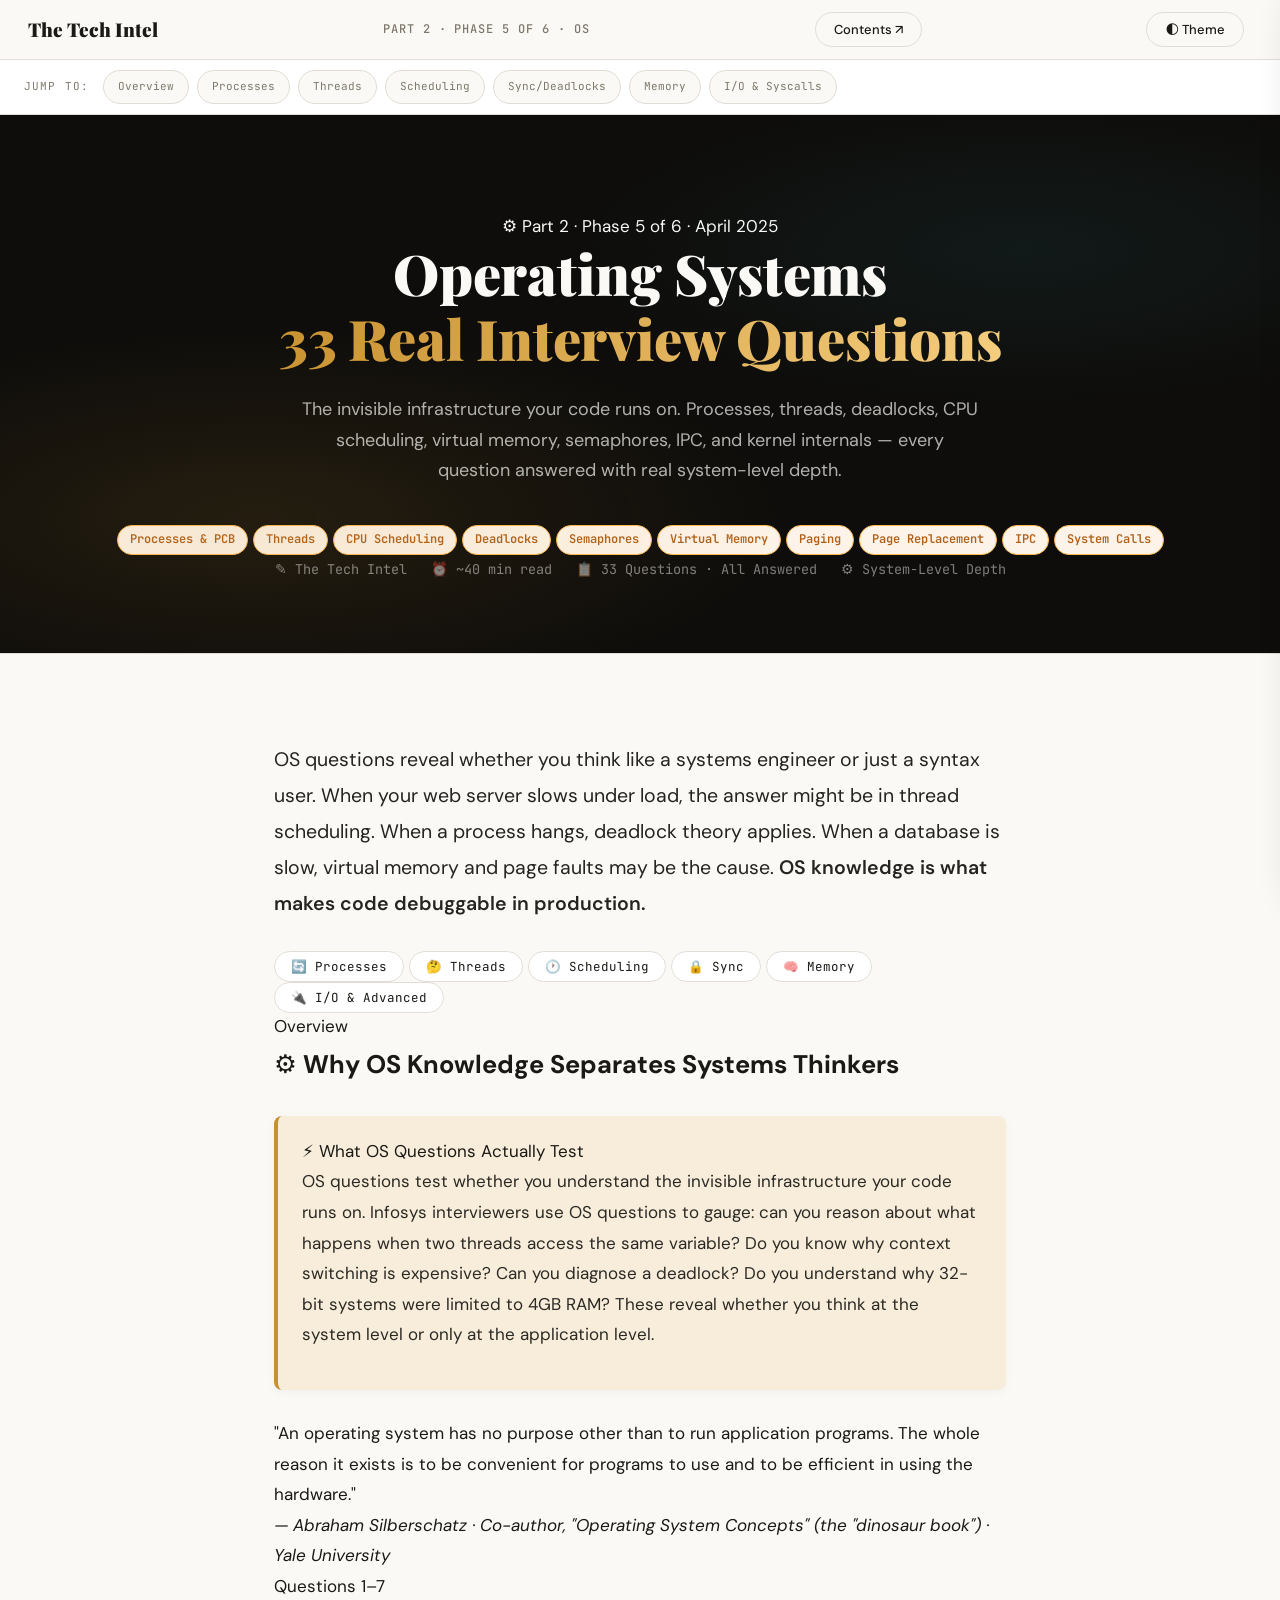
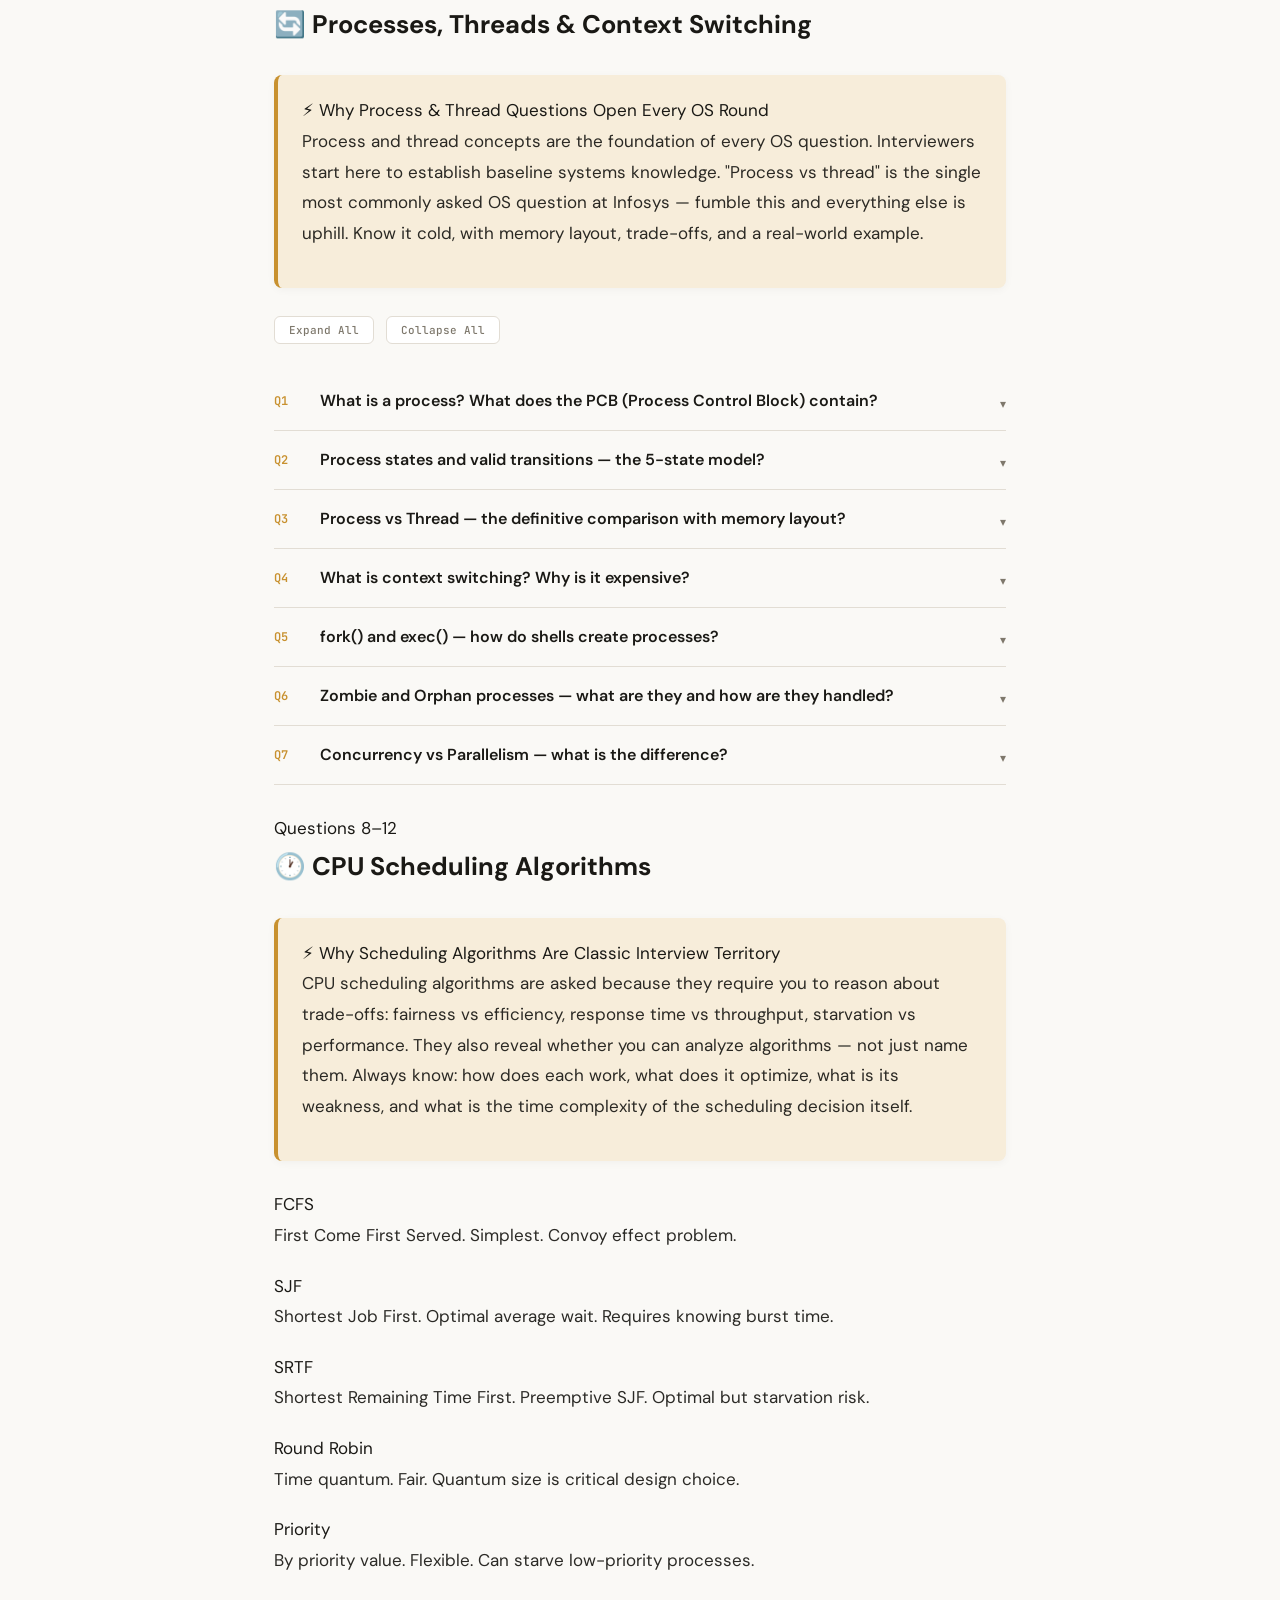
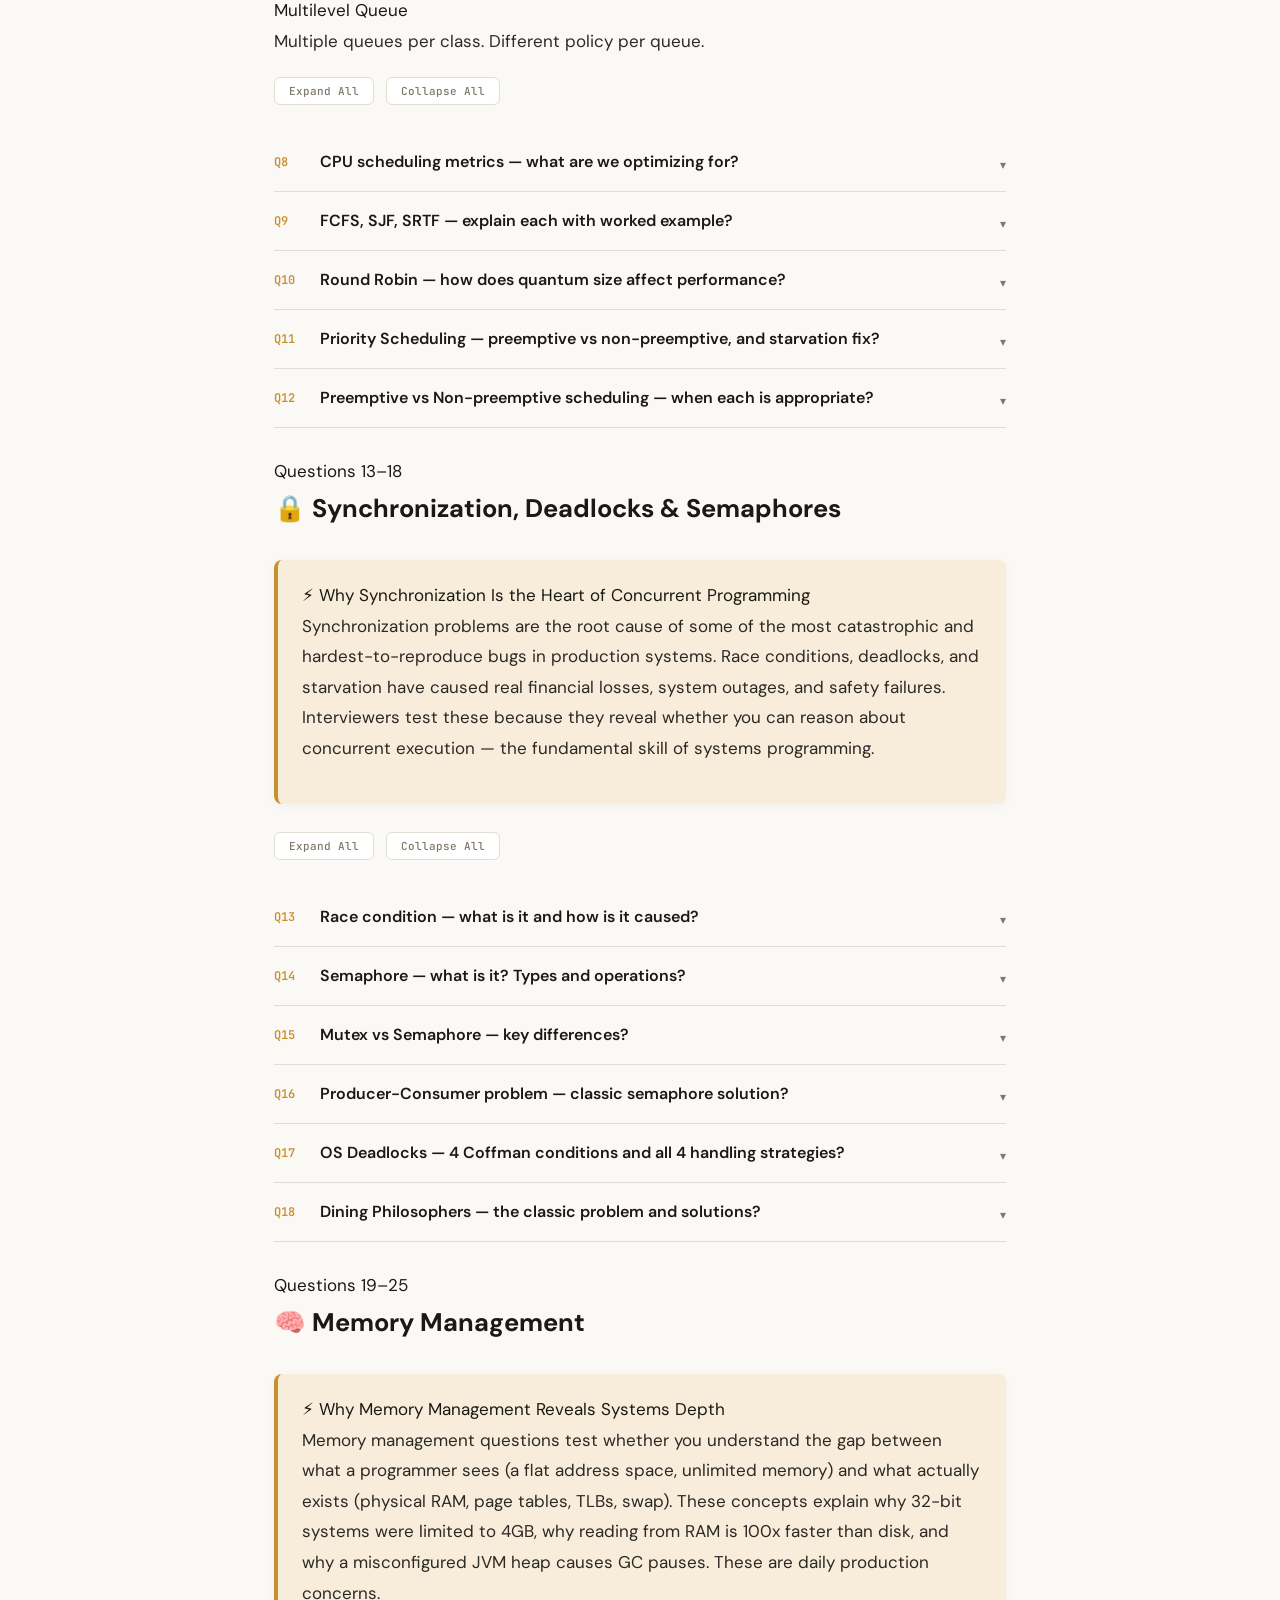
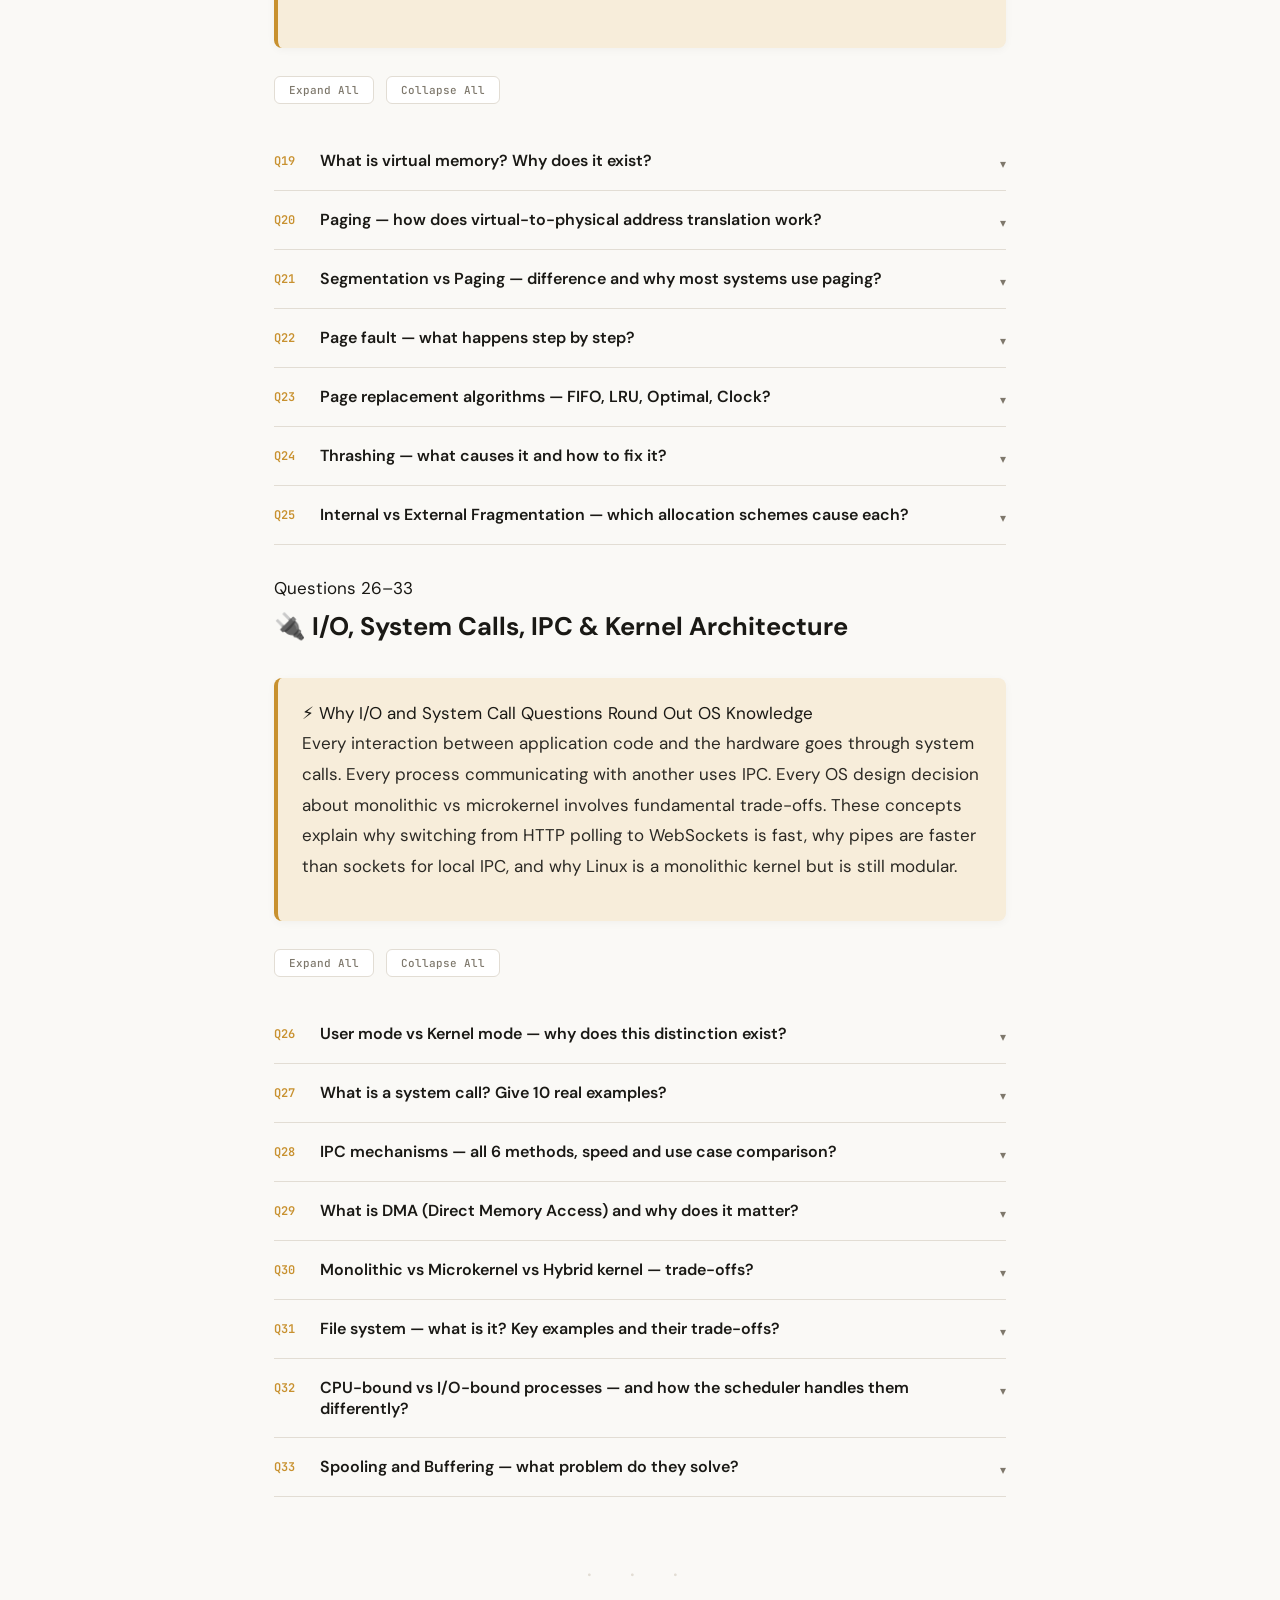
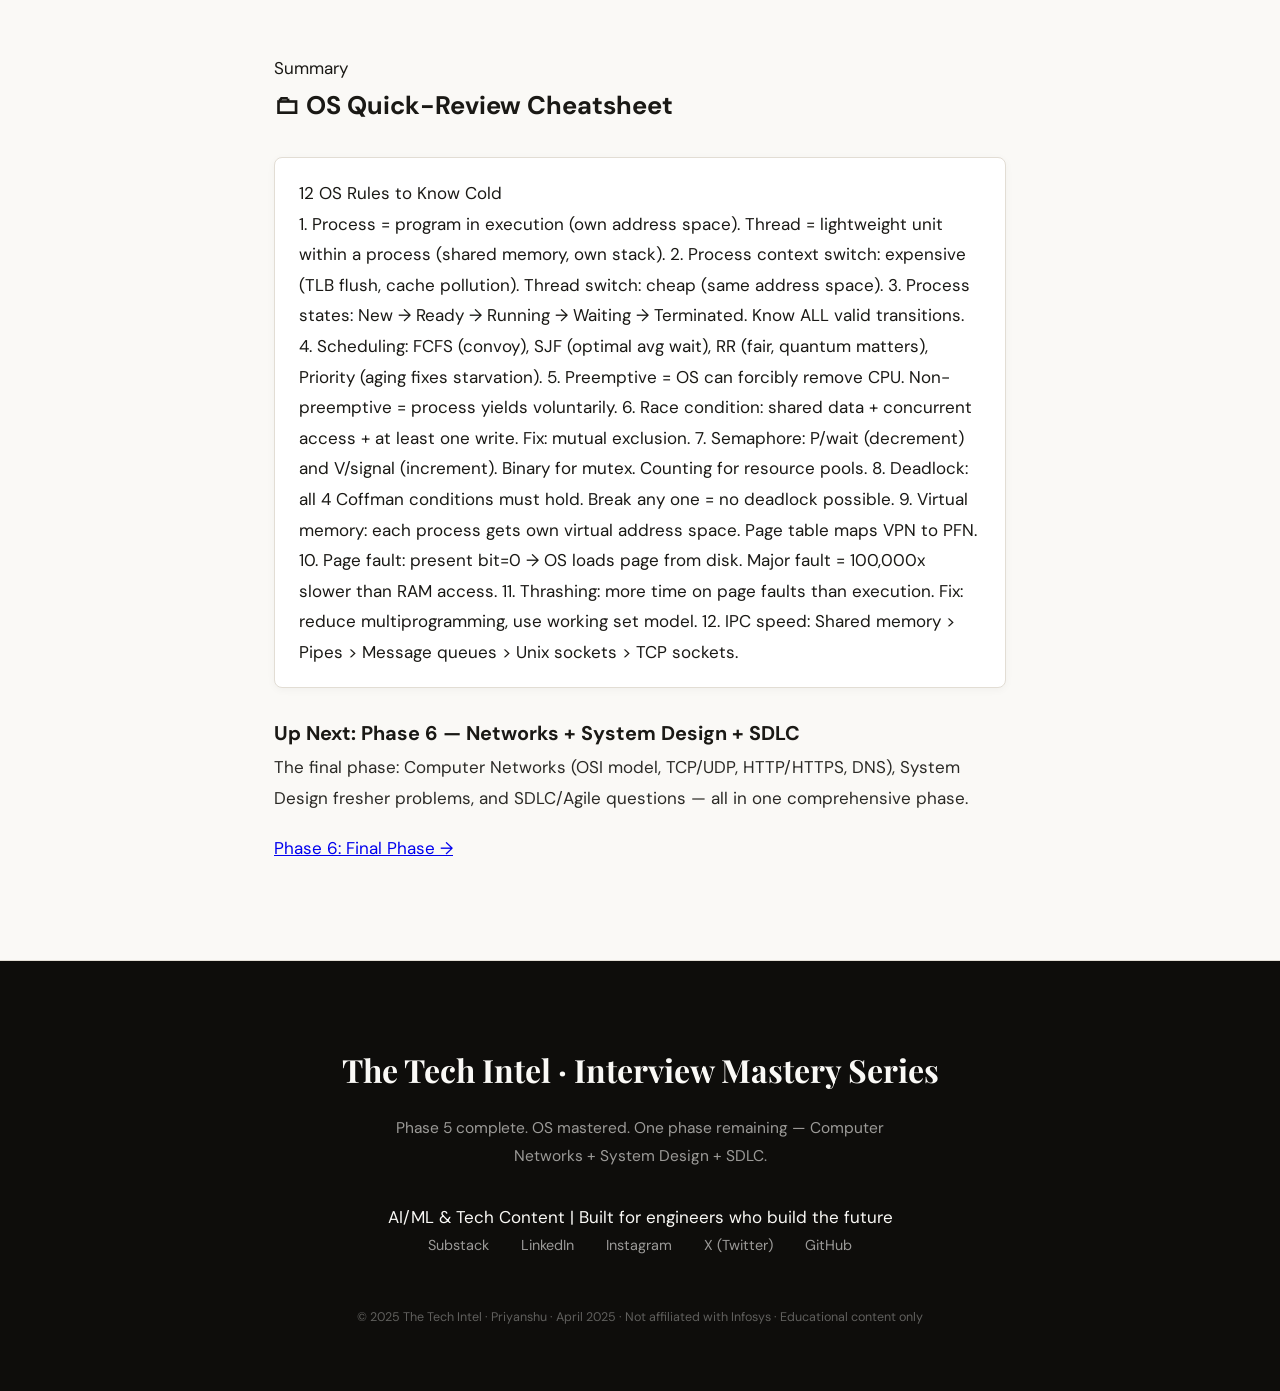
<file: Interview_Material/Part_2_Phases/Phase5_os.html>
<!DOCTYPE html>
<html lang="en">
<head>
<meta charset="UTF-8">
<meta name="viewport" content="width=device-width, initial-scale=1.0">
<title>IT Interview 2025 — Part 2, Phase 5: OS Mastery | 33 Questions | The Tech Intel</title>
<meta name="description" content="33 real Operating Systems interview questions — processes, threads, deadlocks, CPU scheduling, virtual memory, paging, semaphores, IPC, and kernel internals. Phase 5 of 6.">
<meta name="keywords" content="operating systems interview questions 2025, OS interview questions freshers, process vs thread interview, deadlock interview questions, CPU scheduling algorithms interview, virtual memory paging interview, semaphore mutex interview, IPC interview questions, Infosys OS questions freshers">
<link rel="preconnect" href="https://fonts.googleapis.com">
<link href="https://fonts.googleapis.com/css2?family=Playfair+Display:ital,wght@0,700;0,900;1,700&family=DM+Sans:wght@300;400;500;600&family=JetBrains+Mono:wght@400;600&display=swap" rel="stylesheet">
<link rel="stylesheet" href="../../css/styles.css">
</head>
<body>
<div id="bar"></div>
<div id="ov" onclick="closeDrawer()"></div>
<div id="drawer">
  <button class="dr-close" onclick="closeDrawer()">&#x2715;</button>
  <div class="dr-title">OS &#8212; Contents</div>
  <div class="tg"><span class="tg-label">Overview</span>
    <a href="#overview">Why OS Separates Systems Thinkers</a></div>
  <div class="tg"><span class="tg-label">Processes &amp; Threads (Q1&#8211;Q7)</span>
    <a href="#q-proc">Process, PCB, States, Context Switch</a>
    <a href="#q-thread">Threads, Concurrency vs Parallelism</a></div>
  <div class="tg"><span class="tg-label">CPU Scheduling (Q8&#8211;Q12)</span>
    <a href="#q-sched">FCFS, SJF, RR, Priority, Starvation</a></div>
  <div class="tg"><span class="tg-label">Synchronization (Q13&#8211;Q18)</span>
    <a href="#q-sync">Deadlock, Semaphore, Mutex, Producer-Consumer</a></div>
  <div class="tg"><span class="tg-label">Memory Management (Q19&#8211;Q25)</span>
    <a href="#q-mem">Virtual Memory, Paging, Page Faults, Thrashing</a></div>
  <div class="tg"><span class="tg-label">I/O &amp; Advanced (Q26&#8211;Q33)</span>
    <a href="#q-io">System Calls, IPC, File Systems, Kernel Types</a></div>
</div>

<nav class="nav">
  <a href="../../index.html" class="nav-brand" style="text-decoration: none; color: inherit;">The Tech Intel</a>
  <span class="nav-center">Part 2 &middot; Phase 5 of 6 &middot; OS</span>
  <button class="nav-btn" onclick="openDrawer()">Contents &#x2197;</button>
</nav>
<!-- Section strip -->
<div class="sec-strip">
  <span class="ss-lbl">Jump to:</span>
  <a class="ss-btn" href="#overview">Overview</a>
  <a class="ss-btn" href="#q-proc">Processes</a>
  <a class="ss-btn" href="#q-thread">Threads</a>
  <a class="ss-btn" href="#q-sched">Scheduling</a>
  <a class="ss-btn" href="#q-sync">Sync/Deadlocks</a>
  <a class="ss-btn" href="#q-mem">Memory</a>
  <a class="ss-btn" href="#q-io">I/O &amp; Syscalls</a>
</div>

<header class="hero">
  <div class="hero-ph">&#9881; Part 2 &middot; Phase 5 of 6 &middot; April 2025</div>
  <h1>Operating Systems<br><em>33 Real Interview Questions</em></h1>
  <p class="hero-sub">The invisible infrastructure your code runs on. Processes, threads, deadlocks, CPU scheduling, virtual memory, semaphores, IPC, and kernel internals &#8212; every question answered with real system-level depth.</p>
  <div class="hero-chips">
    <span class="chip on">Processes &amp; PCB</span>
    <span class="chip on">Threads</span>
    <span class="chip on">CPU Scheduling</span>
    <span class="chip on">Deadlocks</span>
    <span class="chip on">Semaphores</span>
    <span class="chip on">Virtual Memory</span>
    <span class="chip on">Paging</span>
    <span class="chip on">Page Replacement</span>
    <span class="chip on">IPC</span>
    <span class="chip on">System Calls</span>
  </div>
  <div class="hero-meta">
    <span>&#9998; The Tech Intel</span>
    <span>&#9200; ~40 min read</span>
    <span>&#128203; 33 Questions &middot; All Answered</span>
    <span>&#9881; System-Level Depth</span>
  </div>
</header>
<main class="main">
<p class="lead" style="margin-top:48px;">OS questions reveal whether you think like a systems engineer or just a syntax user. When your web server slows under load, the answer might be in thread scheduling. When a process hangs, deadlock theory applies. When a database is slow, virtual memory and page faults may be the cause. <strong>OS knowledge is what makes code debuggable in production.</strong></p>
<div class="pills">
  <a class="pill" href="#q-proc">&#128260; Processes</a>
  <a class="pill" href="#q-thread">&#129300; Threads</a>
  <a class="pill" href="#q-sched">&#128336; Scheduling</a>
  <a class="pill" href="#q-sync">&#128274; Sync</a>
  <a class="pill" href="#q-mem">&#129504; Memory</a>
  <a class="pill" href="#q-io">&#128268; I/O &amp; Advanced</a>
</div>


<section id="overview">
  <div class="sh"><div class="sh-eye">Overview</div><h2>&#9881; Why OS Knowledge Separates Systems Thinkers</h2></div>
  <div class="why"><div class="why-l">&#9889; What OS Questions Actually Test</div><p>OS questions test whether you understand the invisible infrastructure your code runs on. Infosys interviewers use OS questions to gauge: can you reason about what happens when two threads access the same variable? Do you know why context switching is expensive? Can you diagnose a deadlock? Do you understand why 32-bit systems were limited to 4GB RAM? These reveal whether you think at the system level or only at the application level.</p></div>
  <div class="qb"><blockquote>"An operating system has no purpose other than to run application programs. The whole reason it exists is to be convenient for programs to use and to be efficient in using the hardware."</blockquote><cite>&#8212; Abraham Silberschatz &middot; Co-author, "Operating System Concepts" (the "dinosaur book") &middot; Yale University</cite></div>
</section>


<!-- PROCESSES -->
<section id="q-proc">
  <div class="sh"><div class="sh-eye">Questions 1&#8211;7</div><h2>&#128260; Processes, Threads &amp; Context Switching</h2></div>
  <div class="why"><div class="why-l">&#9889; Why Process &amp; Thread Questions Open Every OS Round</div><p>Process and thread concepts are the foundation of every OS question. Interviewers start here to establish baseline systems knowledge. "Process vs thread" is the single most commonly asked OS question at Infosys &#8212; fumble this and everything else is uphill. Know it cold, with memory layout, trade-offs, and a real-world example.</p></div>
  <div class="xp"><button class="xp-btn" onclick="xA(&#39;qa-pr&#39;)">Expand All</button><button class="xp-btn" onclick="xN(&#39;qa-pr&#39;)">Collapse All</button></div>
  <div class="qa-wrap" id="qa-pr">

    <div class="qa-item"><button class="qa-btn" onclick="tQ(this)"><span class="qa-num">Q1</span>What is a process? What does the PCB (Process Control Block) contain?<span class="qa-icon">&#9662;</span></button>
    <div class="qa-body">
      <p>A <strong>process</strong> is a program in execution &#8212; the active, running instance of a program. A program is a passive set of instructions on disk; a process is that program loaded into memory with its own execution context.</p>
      <p><strong>Process Control Block (PCB):</strong> The OS&#39;s data structure representing a process. The OS maintains one PCB per process, used to save/restore state during context switches.</p>
      <table><tr><th>PCB Field</th><th>Description</th></tr>
      <tr><td>Process ID (PID)</td><td>Unique numeric identifier for the process</td></tr>
      <tr><td>Process state</td><td>Current state: New, Ready, Running, Waiting, Terminated</td></tr>
      <tr><td>Program Counter (PC)</td><td>Address of the next instruction to execute</td></tr>
      <tr><td>CPU registers</td><td>All register values at last context switch (accumulator, stack pointer, etc.)</td></tr>
      <tr><td>Memory management info</td><td>Page table base address, segment limits, memory bounds</td></tr>
      <tr><td>I/O status</td><td>List of open files, pending I/O operations</td></tr>
      <tr><td>Accounting info</td><td>CPU time used, wall time, priority, resource limits</td></tr>
      <tr><td>Parent PID</td><td>PID of the parent process that created this one</td></tr></table>
      <div class="tip">&#128161; Interview answer: "A process is a program in execution. The PCB is the OS&#39;s bookkeeping structure &#8212; it stores everything needed to pause a process and resume it later: the program counter, registers, memory maps, open files, and scheduling info."</div>
    </div></div>

    <div class="qa-item"><button class="qa-btn" onclick="tQ(this)"><span class="qa-num">Q2</span>Process states and valid transitions &#8212; the 5-state model?<span class="qa-icon">&#9662;</span></button>
    <div class="qa-body">
<pre>                 admitted
  [New] ─────────────────────────▶ [Ready]
                                      │  ▲
                          scheduled   │  │  preempted /
                          by OS       │  │  time quantum expires
                                      ▼  │
                                   [Running]
                                      │  │
              I/O request / event wait│  │ exit
                                      ▼  ▼
                                   [Waiting] ──────▶ [Terminated]
                                      │
                          I/O done /  │
                          event occurs│
                                      ▼
                                   [Ready]</pre>
      <table><tr><th>State</th><th>Meaning</th><th>What triggers transition OUT</th></tr>
      <tr><td><strong>New</strong></td><td>Process created but not yet admitted to ready queue</td><td>OS admits it (allocates memory, creates PCB)</td></tr>
      <tr><td><strong>Ready</strong></td><td>Waiting for CPU &#8212; has everything else it needs</td><td>Scheduler selects it (dispatches to CPU)</td></tr>
      <tr><td><strong>Running</strong></td><td>Currently executing on CPU</td><td>I/O request, time quantum expires, or process exits</td></tr>
      <tr><td><strong>Waiting (Blocked)</strong></td><td>Waiting for I/O completion or event</td><td>I/O completes / event occurs &#8594; moves to Ready</td></tr>
      <tr><td><strong>Terminated</strong></td><td>Process finished execution. PCB held briefly for parent&#39;s wait()</td><td>Parent calls wait() &#8594; PCB released</td></tr></table>
      <div class="note">&#128203; A process spends most of its life bouncing between Ready and Waiting, with brief bursts in Running. I/O-bound processes (web servers, DB queries) spend more time Waiting. CPU-bound processes (ML training, video encoding) spend more time Running and Ready.</div>
    </div></div>

    <div class="qa-item"><button class="qa-btn" onclick="tQ(this)"><span class="qa-num">Q3</span>Process vs Thread &#8212; the definitive comparison with memory layout?<span class="qa-icon">&#9662;</span></button>
    <div class="qa-body">
      <table><tr><th>Property</th><th>Process</th><th>Thread</th></tr>
      <tr><td>Definition</td><td>Independent program in execution; its own address space</td><td>Lightweight unit of execution within a process; shares the process&#39;s address space</td></tr>
      <tr><td>Memory</td><td>Own code, data, heap, stack segments</td><td>Shares code, data, heap with siblings; own stack + registers only</td></tr>
      <tr><td>Creation cost</td><td>Heavy &#8212; full address space duplication (fork)</td><td>Light &#8212; just allocate a new stack + TCB</td></tr>
      <tr><td>Communication</td><td>IPC needed (pipes, sockets, shared memory, signals)</td><td>Direct via shared memory &#8212; fast but needs synchronization</td></tr>
      <tr><td>Crash impact</td><td>Isolated &#8212; one process crash doesn&#39;t affect others</td><td>One thread crash can bring down the entire process</td></tr>
      <tr><td>Context switch</td><td>Expensive &#8212; must switch address space (TLB flush)</td><td>Cheaper &#8212; same address space, only switch registers + stack</td></tr>
      <tr><td>Typical use</td><td>Separate applications (browser + word processor)</td><td>Concurrent work within one app (web server handling many requests)</td></tr></table>
<pre>-- Memory layout comparison:
Process A:                       Process B:
┌──────────────┐                ┌──────────────┐
│  Stack (A)   │                │  Stack (B)   │
├──────────────┤                ├──────────────┤
│  Heap (A)    │                │  Heap (B)    │
├──────────────┤                ├──────────────┤
│  Data (A)    │                │  Data (B)    │
├──────────────┤                ├──────────────┤
│  Code (A)    │                │  Code (B)    │
└──────────────┘                └──────────────┘

Process with 3 threads:
┌──────────────────────────────────────────┐
│  Stack T1  │  Stack T2  │  Stack T3      │  (separate per thread)
├────────────────────────────────────────  │
│              Heap (shared)               │  (all threads share)
├──────────────────────────────────────────┤
│              Data (shared)               │
├──────────────────────────────────────────┤
│              Code (shared)               │
└──────────────────────────────────────────┘</pre>
      <div class="tip">&#128161; Real-world: a Java web server (Tomcat) uses a thread pool &#8212; one process, many threads sharing heap memory. A browser uses processes per tab for isolation &#8212; one crashed tab cannot corrupt another. Both choices are valid; the trade-off is isolation vs efficiency.</div>
    </div></div>

    <div class="qa-item"><button class="qa-btn" onclick="tQ(this)"><span class="qa-num">Q4</span>What is context switching? Why is it expensive?<span class="qa-icon">&#9662;</span></button>
    <div class="qa-body">
      <p>A <strong>context switch</strong> is the OS mechanism of saving the complete execution state (context) of the currently running process/thread and loading the saved state of the next one &#8212; allowing the CPU to switch between processes/threads.</p>
      <p><strong>Steps during a process context switch:</strong></p>
      <ol style="padding-left:20px;line-height:2.1">
        <li>Timer interrupt fires (or process blocks on I/O)</li>
        <li>OS saves current process state into its PCB: program counter, all CPU registers, memory limits</li>
        <li>OS updates process state (Running &#8594; Ready or Waiting)</li>
        <li>OS scheduler selects next process to run</li>
        <li>OS loads next process&#39;s PCB: restores program counter, registers</li>
        <li>OS switches memory address space &#8212; updates page table pointer (CR3 register on x86)</li>
        <li>TLB (Translation Lookaside Buffer) flush &#8212; all cached virtual-to-physical address mappings invalidated</li>
        <li>CPU resumes execution of new process</li>
      </ol>
      <p><strong>Why it&#39;s expensive:</strong></p>
      <ul>
        <li><strong>No useful work done</strong> during the switch itself &#8212; pure overhead</li>
        <li><strong>TLB flush</strong> means all subsequent memory accesses must re-walk the page table until the TLB warms up &#8212; can cause hundreds of extra memory accesses</li>
        <li><strong>Cache pollution:</strong> the new process&#39;s working set evicts the previous process&#39;s cache lines</li>
        <li>Typical cost: 1&#8211;10 microseconds + cache warming time</li>
      </ul>
      <div class="note">&#128203; Thread context switch is cheaper than process context switch because threads share the same address space &#8212; no page table switch, no TLB flush. Only the stack pointer and registers need to be swapped.</div>
    </div></div>

    <div class="qa-item"><button class="qa-btn" onclick="tQ(this)"><span class="qa-num">Q5</span>fork() and exec() &#8212; how do shells create processes?<span class="qa-icon">&#9662;</span></button>
    <div class="qa-body">
      <p><strong>fork():</strong> Creates a new process (child) by duplicating the calling process (parent). The child is an almost-exact copy of the parent &#8212; same code, data, heap, open files. fork() returns 0 in the child and the child&#39;s PID in the parent. Both continue execution from the same point after the fork() call.</p>
      <p><strong>exec():</strong> Replaces the current process&#39;s memory image with a new program. Does NOT create a new process &#8212; just loads and starts a different program within the existing process. The calling process&#39;s code, data, stack are replaced entirely.</p>
<pre>// Classic shell fork+exec pattern:
pid_t pid = fork();

if (pid == 0) {
    // Child process: replace myself with "ls -la"
    execvp("ls", args);   // child's memory replaced with ls
    // Code here never runs if exec succeeds
} else {
    // Parent process: wait for child to complete
    wait(NULL);           // reap the zombie
    // Continue shell loop
}</pre>
      <div class="tip">&#128161; Why fork then exec instead of just "create process running X"? Unix philosophy: fork gives you a full copy of the parent&#39;s state (including open file descriptors, environment variables) which you can modify BEFORE exec. This enables powerful features like I/O redirection: close stdout, open a file as stdout, then exec &#8212; the new program writes to the file without knowing about it.</div>
    </div></div>

    <div class="qa-item"><button class="qa-btn" onclick="tQ(this)"><span class="qa-num">Q6</span>Zombie and Orphan processes &#8212; what are they and how are they handled?<span class="qa-icon">&#9662;</span></button>
    <div class="qa-body">
      <p><strong>Zombie process:</strong> A process that has finished executing but still has an entry in the process table because the parent has not yet called wait() to collect its exit status. It holds no resources (memory freed) but occupies a PID and a process table slot.</p>
<pre>// Creating a zombie:
pid_t pid = fork();
if (pid == 0) {
    exit(0);     // Child exits immediately
}
sleep(10);       // Parent sleeps without calling wait()
// During this 10 seconds: child is a ZOMBIE
// It appears in ps output as "&lt;defunct&gt;" or "Z" state

// Fix: parent calls wait()
waitpid(pid, &status, 0);  // zombie cleaned up, PID released</pre>
      <p><strong>Orphan process:</strong> A process whose parent has terminated before it. The OS re-parents it to the init process (PID 1 on Linux, launchd on macOS), which periodically calls wait() to clean up orphaned processes.</p>
<pre>// Creating an orphan:
pid_t pid = fork();
if (pid &gt; 0) {
    exit(0);     // Parent exits immediately
}
// Child continues running: it is now an orphan
// Init (PID 1) automatically becomes its new parent
// Init will wait() for it when it eventually exits</pre>
      <div class="crit">&#9888; Zombie accumulation is a real production problem. If a server creates many child processes but never calls wait(), eventually it runs out of PIDs and cannot create new processes. Always collect child exit status promptly, or use SIGCHLD handler to call wait() asynchronously.</div>
    </div></div>

    <div class="qa-item"><button class="qa-btn" onclick="tQ(this)"><span class="qa-num">Q7</span>Concurrency vs Parallelism &#8212; what is the difference?<span class="qa-icon">&#9662;</span></button>
    <div class="qa-body">
      <p><strong>Concurrency:</strong> Multiple tasks making progress over time &#8212; not necessarily at the same physical instant. Interleaved execution on a single CPU. The OS creates the illusion of simultaneity through rapid context switching.</p>
      <p><strong>Parallelism:</strong> Multiple tasks executing at literally the same physical instant &#8212; requires multiple CPU cores. True simultaneous execution.</p>
<pre>-- Concurrency on 1 CPU (interleaved):
Time:  ──────────────────────────────────────▶
CPU:   [T1][T1][T2][T2][T1][T3][T3][T2][T1]
(T1, T2, T3 all progress, but only one runs at a time)

-- Parallelism on 4 CPUs (simultaneous):
Time:  ──────────────────────────────────────▶
CPU 1: [T1][T1][T1][T1][T1][T1][T1][T1][T1]
CPU 2: [T2][T2][T2][T2][T2][T2][T2][T2][T2]
CPU 3: [T3][T3][T3][T3][T3][T3][T3][T3][T3]
CPU 4: [T4][T4][T4][T4][T4][T4][T4][T4][T4]
(All truly run simultaneously)</pre>
      <table><tr><th>Dimension</th><th>Concurrency</th><th>Parallelism</th></tr>
      <tr><td>Hardware needed</td><td>Single CPU is sufficient</td><td>Requires multiple cores</td></tr>
      <tr><td>Execution model</td><td>Interleaved &#8212; time-sliced</td><td>Simultaneous &#8212; literally same moment</td></tr>
      <tr><td>Solves</td><td>Responsiveness &#8212; keep CPU busy, handle many tasks</td><td>Throughput &#8212; compute faster by dividing work</td></tr>
      <tr><td>Risk</td><td>Race conditions, deadlocks from interleaving</td><td>Same + data sharing across cores (cache coherence)</td></tr></table>
      <div class="tip">&#128161; Rob Pike (Go language creator): "Concurrency is about dealing with many things at once. Parallelism is about doing many things at once." A single-core system can be concurrent but not parallel. All parallel systems are concurrent, but not vice versa.</div>
    </div></div>

  </div>
</section>


<!-- SCHEDULING -->
<section id="q-sched">
  <div class="sh"><div class="sh-eye">Questions 8&#8211;12</div><h2>&#128336; CPU Scheduling Algorithms</h2></div>
  <div class="why"><div class="why-l">&#9889; Why Scheduling Algorithms Are Classic Interview Territory</div><p>CPU scheduling algorithms are asked because they require you to reason about trade-offs: fairness vs efficiency, response time vs throughput, starvation vs performance. They also reveal whether you can analyze algorithms &#8212; not just name them. Always know: how does each work, what does it optimize, what is its weakness, and what is the time complexity of the scheduling decision itself.</p></div>
  <div class="sched-grid">
    <div class="sc-card"><div class="sc-name">FCFS</div><p>First Come First Served. Simplest. Convoy effect problem.</p></div>
    <div class="sc-card"><div class="sc-name">SJF</div><p>Shortest Job First. Optimal average wait. Requires knowing burst time.</p></div>
    <div class="sc-card"><div class="sc-name">SRTF</div><p>Shortest Remaining Time First. Preemptive SJF. Optimal but starvation risk.</p></div>
    <div class="sc-card"><div class="sc-name">Round Robin</div><p>Time quantum. Fair. Quantum size is critical design choice.</p></div>
    <div class="sc-card"><div class="sc-name">Priority</div><p>By priority value. Flexible. Can starve low-priority processes.</p></div>
    <div class="sc-card"><div class="sc-name">Multilevel Queue</div><p>Multiple queues per class. Different policy per queue.</p></div>
  </div>
  <div class="xp"><button class="xp-btn" onclick="xA(&#39;qa-sc&#39;)">Expand All</button><button class="xp-btn" onclick="xN(&#39;qa-sc&#39;)">Collapse All</button></div>
  <div class="qa-wrap" id="qa-sc">

    <div class="qa-item"><button class="qa-btn" onclick="tQ(this)"><span class="qa-num">Q8</span>CPU scheduling metrics &#8212; what are we optimizing for?<span class="qa-icon">&#9662;</span></button>
    <div class="qa-body">
      <p>Different scheduling algorithms optimize for different goals. Understanding these metrics is essential for evaluating which algorithm is "best" for a given workload.</p>
      <table><tr><th>Metric</th><th>Definition</th><th>Formula</th><th>Who cares</th></tr>
      <tr><td><strong>CPU Utilization</strong></td><td>% of time CPU is doing useful work</td><td>Busy time / Total time</td><td>Data centers, batch systems</td></tr>
      <tr><td><strong>Throughput</strong></td><td>Number of processes completed per unit time</td><td>Processes / Time</td><td>Batch processing</td></tr>
      <tr><td><strong>Turnaround Time</strong></td><td>Total time from submission to completion</td><td>Completion &#8722; Arrival time</td><td>Batch jobs</td></tr>
      <tr><td><strong>Waiting Time</strong></td><td>Total time spent in the Ready queue</td><td>Turnaround &#8722; Burst time</td><td>All systems</td></tr>
      <tr><td><strong>Response Time</strong></td><td>Time from submission to FIRST response</td><td>First run &#8722; Arrival time</td><td>Interactive systems, UIs</td></tr></table>
      <div class="note">&#128203; There is no single "best" scheduler. Interactive systems (desktops, web servers) optimize for response time. Batch systems (payroll, backups) optimize for throughput. Real-time systems (medical devices, aircraft) optimize for deadline guarantees.</div>
    </div></div>

    <div class="qa-item"><button class="qa-btn" onclick="tQ(this)"><span class="qa-num">Q9</span>FCFS, SJF, SRTF &#8212; explain each with worked example?<span class="qa-icon">&#9662;</span></button>
    <div class="qa-body">
      <p><strong>FCFS (First Come First Served):</strong> Non-preemptive. Processes executed in arrival order. Simple but suffers the <em>convoy effect</em> &#8212; one long job blocks all short jobs behind it.</p>
<pre>-- Processes: P1(burst=24ms), P2(burst=3ms), P3(burst=3ms) all arrive at t=0
-- FCFS order: P1 &#8594; P2 &#8594; P3
-- Gantt: [P1: 0-24][P2: 24-27][P3: 27-30]
-- Waiting: P1=0, P2=24, P3=27 &#8594; Average = 17ms (BAD for P2, P3!)</pre>
      <p><strong>SJF (Shortest Job First):</strong> Non-preemptive. Always run the process with the shortest CPU burst time next. Provably optimal for minimizing average waiting time. Problem: requires knowing burst time in advance (usually estimated from history).</p>
<pre>-- Same processes with SJF: P2(3) &#8594; P3(3) &#8594; P1(24)
-- Gantt: [P2: 0-3][P3: 3-6][P1: 6-30]
-- Waiting: P1=6, P2=0, P3=3 &#8594; Average = 3ms (MUCH better!)</pre>
      <p><strong>SRTF (Shortest Remaining Time First):</strong> Preemptive version of SJF. If a new process arrives with a shorter remaining burst than the current process, preempt and run the new one. Minimizes average waiting time even more than SJF but risks starvation of long jobs.</p>
<pre>-- P1 arrives t=0 (burst=8), P2 arrives t=1 (burst=4), P3 arrives t=2 (burst=9), P4 arrives t=3 (burst=5)
-- t=0: P1 starts (remaining=8)
-- t=1: P2 arrives (remaining=4 &lt; P1&#39;s remaining=7) &#8594; preempt P1, run P2
-- t=2: P3 arrives (remaining=9 &gt; P2&#39;s remaining=3) &#8594; continue P2
-- t=3: P4 arrives (remaining=5 &gt; P2&#39;s remaining=2) &#8594; continue P2
-- t=5: P2 done, compare P1(7), P3(9), P4(5) &#8594; run P4...</pre>
      <div class="crit">&#9888; SJF/SRTF can cause starvation &#8212; if short jobs keep arriving, a long job may NEVER run. Fix: aging (gradually increase priority of waiting processes based on waiting time).</div>
    </div></div>

    <div class="qa-item"><button class="qa-btn" onclick="tQ(this)"><span class="qa-num">Q10</span>Round Robin &#8212; how does quantum size affect performance?<span class="qa-icon">&#9662;</span></button>
    <div class="qa-body">
      <p><strong>Round Robin:</strong> Each process gets a fixed time quantum (time slice). When the quantum expires, the process is preempted and moved to the back of the ready queue. Fair by design &#8212; no starvation possible.</p>
<pre>-- P1(burst=53ms), P2(burst=17ms), P3(burst=68ms), P4(burst=24ms), quantum=20ms
-- Gantt:
-- [P1:0-20][P2:20-37][P3:37-57][P4:57-77][P1:77-97][P3:97-117][P4:117-121][P1:121-134][P3:134-154]
-- All processes get CPU turns in rotation. No one starves.</pre>
      <p><strong>How quantum size affects performance:</strong></p>
      <table><tr><th>Quantum Size</th><th>Behavior</th><th>Result</th></tr>
      <tr><td>Very small (1ms)</td><td>Context switch every 1ms</td><td>Nearly all CPU time wasted on context switching! Terrible throughput.</td></tr>
      <tr><td>Very large (&#8734;)</td><td>Never preempts &#8212; runs to completion</td><td>Degenerates to FCFS. Poor response time for short jobs.</td></tr>
      <tr><td>Sweet spot (10&#8211;100ms)</td><td>Mostly completes jobs in one quantum</td><td>Good balance: &lt;10% time in context switching, responsive</td></tr></table>
      <div class="tip">&#128161; Rule of thumb: quantum should be slightly larger than the typical CPU burst of an interactive request &#8212; so most interactions complete in one quantum without preemption. Linux default: 100ms. Modern systems typically use 4&#8211;20ms for interactive responsiveness.</div>
    </div></div>

    <div class="qa-item"><button class="qa-btn" onclick="tQ(this)"><span class="qa-num">Q11</span>Priority Scheduling &#8212; preemptive vs non-preemptive, and starvation fix?<span class="qa-icon">&#9662;</span></button>
    <div class="qa-body">
      <p>Each process is assigned a priority number. The scheduler always runs the highest-priority ready process. Two variants:</p>
      <ul>
        <li><strong>Non-preemptive:</strong> Current process runs to completion (or I/O block) before checking priority</li>
        <li><strong>Preemptive:</strong> If a higher-priority process becomes ready, immediately preempt the current process</li>
      </ul>
<pre>-- Example (lower number = higher priority):
-- P1(priority=3, burst=10), P2(priority=1, burst=1), P3(priority=4, burst=2), P4(priority=5, burst=1), P5(priority=2, burst=5)
-- Non-preemptive order (arrival at t=0): P2(1) &#8594; P5(2) &#8594; P1(3) &#8594; P3(4) &#8594; P4(5)
-- P4 always runs last regardless of how long it waits &#8212; starvation if P1-P3 keep arriving!</pre>
      <p><strong>Starvation:</strong> Low-priority processes may wait indefinitely if high-priority processes keep arriving. A process submitted at priority 10 may never run if priority 1&#8211;9 processes keep arriving.</p>
      <p><strong>Fix &#8212; Aging:</strong> Gradually increase the priority of processes that have been waiting for a long time.</p>
<pre>-- Aging example: increase priority by 1 every 15 minutes of waiting
-- P4 starts at priority 5
-- After 15 min waiting: priority becomes 4
-- After 30 min waiting: priority becomes 3
-- Eventually P4 reaches priority 1 and MUST run
-- Aging guarantees eventual execution for all processes</pre>
    </div></div>

    <div class="qa-item"><button class="qa-btn" onclick="tQ(this)"><span class="qa-num">Q12</span>Preemptive vs Non-preemptive scheduling &#8212; when each is appropriate?<span class="qa-icon">&#9662;</span></button>
    <div class="qa-body">
      <table><tr><th>Property</th><th>Preemptive</th><th>Non-Preemptive</th></tr>
      <tr><td>CPU control</td><td>OS can forcibly remove CPU from running process</td><td>Process keeps CPU until it voluntarily yields</td></tr>
      <tr><td>Trigger for switch</td><td>Timer interrupt, higher-priority arrival, I/O block</td><td>Only when process blocks (I/O) or terminates</td></tr>
      <tr><td>Response time</td><td>Better &#8212; urgent tasks can preempt immediately</td><td>Worse &#8212; must wait for current process to finish</td></tr>
      <tr><td>Context switch overhead</td><td>Higher &#8212; more frequent switches</td><td>Lower &#8212; fewer switches</td></tr>
      <tr><td>Risk</td><td>Race conditions if shared data modified mid-operation</td><td>One CPU-bound process can monopolize CPU indefinitely</td></tr>
      <tr><td>Examples</td><td>Round Robin, Priority Preemptive, SRTF</td><td>FCFS, SJF, Non-preemptive Priority</td></tr>
      <tr><td>Best for</td><td>Interactive systems, real-time systems</td><td>Batch processing, embedded systems</td></tr></table>
      <div class="pur">&#129504; Kernel preemption: Modern OS kernels (Linux 2.6+) are themselves preemptible &#8212; a high-priority process can preempt the kernel even while it is in the middle of a system call. Older kernels were non-preemptible in kernel mode, causing latency spikes for real-time applications.</div>
    </div></div>

  </div>
</section>


<!-- SYNCHRONIZATION -->
<section id="q-sync">
  <div class="sh"><div class="sh-eye">Questions 13&#8211;18</div><h2>&#128274; Synchronization, Deadlocks &amp; Semaphores</h2></div>
  <div class="why"><div class="why-l">&#9889; Why Synchronization Is the Heart of Concurrent Programming</div><p>Synchronization problems are the root cause of some of the most catastrophic and hardest-to-reproduce bugs in production systems. Race conditions, deadlocks, and starvation have caused real financial losses, system outages, and safety failures. Interviewers test these because they reveal whether you can reason about concurrent execution &#8212; the fundamental skill of systems programming.</p></div>
  <div class="xp"><button class="xp-btn" onclick="xA(&#39;qa-sy&#39;)">Expand All</button><button class="xp-btn" onclick="xN(&#39;qa-sy&#39;)">Collapse All</button></div>
  <div class="qa-wrap" id="qa-sy">

    <div class="qa-item"><button class="qa-btn" onclick="tQ(this)"><span class="qa-num">Q13</span>Race condition &#8212; what is it and how is it caused?<span class="qa-icon">&#9662;</span></button>
    <div class="qa-body">
      <p>A <strong>race condition</strong> occurs when the correctness of a program depends on the relative timing of events, particularly when multiple threads access shared data concurrently and at least one access is a write.</p>
<pre>// Classic race condition: two threads incrementing a shared counter
int counter = 0;

// Thread 1 and Thread 2 both execute:
void increment() {
    counter++;  // NOT atomic! This is 3 operations:
                // 1. LOAD: read counter from memory into register (counter=5)
                // 2. ADD:  increment register (register=6)
                // 3. STORE: write register back to memory (counter=6)
}

// Timeline showing the race:
// T1: LOAD counter=5
// T2: LOAD counter=5      (T2 reads BEFORE T1 stores)
// T1: ADD  register=6
// T2: ADD  register=6
// T1: STORE counter=6
// T2: STORE counter=6     (T2 OVERWRITES T1&#39;s result!)
// Expected: counter=7. Actual: counter=6. Lost update!</pre>
      <p><strong>Critical Section:</strong> The portion of code that accesses shared resources. Must be executed atomically &#8212; only one thread at a time.</p>
      <p><strong>Conditions for a correct critical section solution:</strong></p>
      <ol style="padding-left:20px;line-height:2.1">
        <li><strong>Mutual Exclusion:</strong> Only one process in the critical section at any time</li>
        <li><strong>Progress:</strong> If no process is in the critical section and some want to enter, the decision cannot be postponed indefinitely</li>
        <li><strong>Bounded Waiting:</strong> There is a limit on how many times other processes can enter the critical section before a waiting process is allowed in</li>
      </ol>
    </div></div>

    <div class="qa-item"><button class="qa-btn" onclick="tQ(this)"><span class="qa-num">Q14</span>Semaphore &#8212; what is it? Types and operations?<span class="qa-icon">&#9662;</span></button>
    <div class="qa-body">
      <p>A <strong>semaphore</strong> is a synchronization primitive: an integer variable with two atomic operations. Proposed by Edsger Dijkstra. Used to control access to shared resources and coordinate between processes/threads.</p>
      <p><strong>Two atomic operations:</strong></p>
      <ul>
        <li><strong>wait() / P() / down():</strong> Decrement value. If value becomes negative, block the calling process (add to semaphore&#39;s waiting queue).</li>
        <li><strong>signal() / V() / up():</strong> Increment value. If value is still &#8804; 0, wake one blocked process from the waiting queue.</li>
      </ul>
<pre>// wait(S):
if (S.value > 0) {
    S.value--;         // can proceed immediately
} else {
    block(current_process);  // add to S.waiting_queue, block
}

// signal(S):
S.value++;
if (S.value &lt;= 0) {
    wake_up(one_from_waiting_queue);  // unblock one waiter
}</pre>
      <p><strong>Types:</strong></p>
      <table><tr><th>Type</th><th>Initial Value</th><th>Used For</th><th>Example</th></tr>
      <tr><td><strong>Binary Semaphore (Mutex)</strong></td><td>1</td><td>Mutual exclusion &#8212; only 1 in critical section</td><td>Protecting a shared counter</td></tr>
      <tr><td><strong>Counting Semaphore</strong></td><td>N (&gt;1)</td><td>Control access to N instances of a resource</td><td>Connection pool with 10 connections (N=10)</td></tr></table>
      <div class="teal">&#128161; Semaphore operations MUST be atomic &#8212; the decrement+check+block sequence must happen without interruption. Implemented using hardware atomic instructions (test-and-set, compare-and-swap) or by disabling interrupts briefly in kernel mode.</div>
    </div></div>

    <div class="qa-item"><button class="qa-btn" onclick="tQ(this)"><span class="qa-num">Q15</span>Mutex vs Semaphore &#8212; key differences?<span class="qa-icon">&#9662;</span></button>
    <div class="qa-body">
      <table><tr><th>Property</th><th>Mutex</th><th>Semaphore</th></tr>
      <tr><td>Full name</td><td>Mutual Exclusion Lock</td><td>Semaphore (general synchronization)</td></tr>
      <tr><td>Ownership</td><td>The thread that locked it MUST unlock it</td><td>No ownership &#8212; one thread can signal what another waited on</td></tr>
      <tr><td>Value range</td><td>Binary: locked (0) or unlocked (1)</td><td>Any non-negative integer (counting semaphore)</td></tr>
      <tr><td>Primary use</td><td>Mutual exclusion: protect a critical section</td><td>Signaling between threads; counting resources</td></tr>
      <tr><td>Can be released by non-owner?</td><td>No &#8212; undefined behavior</td><td>Yes &#8212; any thread can signal</td></tr>
      <tr><td>Priority inversion handling</td><td>Yes &#8212; priority inheritance in most OS</td><td>No built-in mechanism</td></tr></table>
<pre>// MUTEX: protect a shared counter (ownership matters)
mutex.lock();        // only ONE thread can be here
counter++;           // critical section
mutex.unlock();      // MUST be the same thread that locked

// SEMAPHORE: signal between threads (no ownership)
sem_t sem;
sem_init(&sem, 0, 0);  // initial value 0

// Producer thread:
produce_item();
sem_post(&sem);    // signal: item is ready (value now 1)

// Consumer thread:
sem_wait(&sem);    // wait: blocks until value &gt; 0, then decrements
consume_item();
// (Different threads do wait and signal &#8212; OK for semaphore, wrong for mutex)</pre>
    </div></div>

    <div class="qa-item"><button class="qa-btn" onclick="tQ(this)"><span class="qa-num">Q16</span>Producer-Consumer problem &#8212; classic semaphore solution?<span class="qa-icon">&#9662;</span></button>
    <div class="qa-body">
      <p>Classic synchronization problem: producer adds to a bounded buffer; consumer removes. Constraints: producer must not write when buffer full; consumer must not read when buffer empty; mutual exclusion when accessing buffer.</p>
<pre>// Solution using 3 semaphores:
semaphore mutex = 1;     // binary: mutual exclusion for buffer access
semaphore empty = N;     // counting: # empty slots (starts at N = buffer capacity)
semaphore full  = 0;     // counting: # filled slots (starts at 0)

// PRODUCER:
while(true) {
    item = produce_item();
    wait(empty);          // wait for an empty slot
    wait(mutex);          // lock the buffer
    add_item(buffer, item);
    signal(mutex);         // unlock the buffer
    signal(full);          // notify: one more item available
}

// CONSUMER:
while(true) {
    wait(full);            // wait for an item to be available
    wait(mutex);           // lock the buffer
    item = remove_item(buffer);
    signal(mutex);         // unlock the buffer
    signal(empty);         // notify: one more empty slot
    consume_item(item);
}</pre>
      <div class="crit">&#9888; ORDER MATTERS: always wait(empty/full) BEFORE wait(mutex). If you do wait(mutex) first and then wait(empty/full), you can get a deadlock: Producer holds mutex, waits for empty; Consumer cannot enter buffer to signal empty because Producer holds mutex.</div>
    </div></div>

    <div class="qa-item"><button class="qa-btn" onclick="tQ(this)"><span class="qa-num">Q17</span>OS Deadlocks &#8212; 4 Coffman conditions and all 4 handling strategies?<span class="qa-icon">&#9662;</span></button>
    <div class="qa-body">
      <p><strong>Deadlock:</strong> Two or more processes permanently blocked, each waiting for a resource held by another in the group.</p>
      <p><strong>Four Coffman Conditions (ALL must hold simultaneously for deadlock):</strong></p>
      <ol style="padding-left:20px;line-height:2.1">
        <li><strong>Mutual Exclusion:</strong> At least one resource is non-sharable (only one process can use it at a time)</li>
        <li><strong>Hold and Wait:</strong> A process holds at least one resource while waiting for additional resources held by others</li>
        <li><strong>No Preemption:</strong> Resources cannot be forcibly taken from a process; must be voluntarily released</li>
        <li><strong>Circular Wait:</strong> A circular chain of processes exists, each waiting for a resource held by the next in the chain</li>
      </ol>
      <p><strong>Breaking any ONE condition prevents deadlock. Four handling strategies:</strong></p>
      <table><tr><th>Strategy</th><th>Approach</th><th>Cost</th><th>Real Usage</th></tr>
      <tr><td><strong>Prevention</strong></td><td>Eliminate one Coffman condition permanently (e.g., require all resources upfront = no Hold and Wait)</td><td>Very restrictive, low utilization</td><td>Embedded systems, safety-critical</td></tr>
      <tr><td><strong>Avoidance</strong></td><td>Dynamically check before granting a request &#8212; Banker&#39;s Algorithm checks if granting leads to a "safe state"</td><td>Requires knowing max needs upfront, overhead per request</td><td>Rarely practical &#8212; theoretical</td></tr>
      <tr><td><strong>Detection + Recovery</strong></td><td>Allow deadlocks, detect via wait-for graph cycles, kill a victim process (or rollback a transaction)</td><td>Overhead of periodic detection; victim loses work</td><td>Database systems (transaction deadlock detection)</td></tr>
      <tr><td><strong>Ignorance (Ostrich)</strong></td><td>Pretend deadlocks don&#39;t happen. Reboot if one occurs.</td><td>Occasional crash, but low overhead</td><td>Most desktop OS (Windows, macOS) for process deadlocks</td></tr></table>
      <div class="note">&#128203; The Banker&#39;s Algorithm: maintains state for each process&#39;s maximum needs, current allocation, and remaining request. Before granting a request, checks if the resulting state is "safe" (there exists an ordering in which all processes can eventually complete). Theoretically elegant; rarely used in production because requirements are too strict.</div>
    </div></div>

    <div class="qa-item"><button class="qa-btn" onclick="tQ(this)"><span class="qa-num">Q18</span>Dining Philosophers &#8212; the classic problem and solutions?<span class="qa-icon">&#9662;</span></button>
    <div class="qa-body">
      <p><strong>Problem:</strong> 5 philosophers sit around a circular table. Between each pair is one chopstick (5 total). To eat, a philosopher needs BOTH the left and right chopstick. If all philosophers simultaneously pick up their left chopstick and then wait for the right one &#8212; circular wait &#8212; deadlock.</p>
<pre>// Naive approach (DEADLOCK):
while(true) {
    think();
    pick_up(left_chopstick);   // all philosophers do this simultaneously
    pick_up(right_chopstick);  // all wait here - DEADLOCK!
    eat();
    put_down(right_chopstick);
    put_down(left_chopstick);
}</pre>
      <p><strong>Solutions:</strong></p>
      <ol style="padding-left:20px;line-height:2.1">
        <li><strong>Asymmetric:</strong> Odd philosophers pick left first, even pick right first. Breaks circular wait.</li>
        <li><strong>At most N-1 philosophers sit simultaneously:</strong> At least one philosopher always gets both chopsticks &#8212; guarantees progress.</li>
        <li><strong>Atomic pickup:</strong> A philosopher picks up both chopsticks in one atomic action or neither. If both not available, wait without holding any.</li>
        <li><strong>Resource hierarchy:</strong> Number chopsticks 1&#8211;5. Always pick up lower-numbered first. Breaks circular wait.</li>
        <li><strong>Monitor/Waiter:</strong> A central coordinator (monitor) decides who gets to eat &#8212; never lets circular wait form.</li>
      </ol>
      <div class="tip">&#128161; The Dining Philosophers is a model for any system where multiple concurrent actors compete for multiple shared resources (network connections, database locks, file handles). The asymmetric solution maps directly to lock ordering in production code: always acquire locks in a consistent order to prevent circular wait.</div>
    </div></div>

  </div>
</section>


<!-- MEMORY -->
<section id="q-mem">
  <div class="sh"><div class="sh-eye">Questions 19&#8211;25</div><h2>&#129504; Memory Management</h2></div>
  <div class="why"><div class="why-l">&#9889; Why Memory Management Reveals Systems Depth</div><p>Memory management questions test whether you understand the gap between what a programmer sees (a flat address space, unlimited memory) and what actually exists (physical RAM, page tables, TLBs, swap). These concepts explain why 32-bit systems were limited to 4GB, why reading from RAM is 100x faster than disk, and why a misconfigured JVM heap causes GC pauses. These are daily production concerns.</p></div>
  <div class="xp"><button class="xp-btn" onclick="xA(&#39;qa-mm&#39;)">Expand All</button><button class="xp-btn" onclick="xN(&#39;qa-mm&#39;)">Collapse All</button></div>
  <div class="qa-wrap" id="qa-mm">

    <div class="qa-item"><button class="qa-btn" onclick="tQ(this)"><span class="qa-num">Q19</span>What is virtual memory? Why does it exist?<span class="qa-icon">&#9662;</span></button>
    <div class="qa-body">
      <p><strong>Virtual memory</strong> is an abstraction that gives each process the illusion of its own large, private, contiguous address space &#8212; regardless of the actual physical RAM size or fragmentation.</p>
      <p><strong>Why it exists &#8212; 4 key benefits:</strong></p>
      <ol style="padding-left:20px;line-height:2.1">
        <li><strong>Programs larger than RAM:</strong> The OS can run a 16GB program on a machine with 8GB RAM by swapping less-used pages to disk. Not all pages need to be in RAM simultaneously.</li>
        <li><strong>Process isolation:</strong> Each process has its own virtual address space. Process A at virtual address 0x1000 accesses completely different physical memory than Process B at virtual address 0x1000. No process can access another&#39;s memory (without explicit sharing).</li>
        <li><strong>Simplified programming model:</strong> Programs can be written assuming they start at address 0 and have the entire address space available. The OS handles the physical layout transparently.</li>
        <li><strong>Efficient memory sharing:</strong> Multiple processes can share the same physical pages (e.g., shared libraries like libc &#8212; loaded once in RAM, mapped into every process&#39;s address space).</li>
      </ol>
<pre>-- Virtual address space per process (64-bit):
-- 0x0000000000000000 ... 0x00007FFFFFFFFFFF (128 TB user space)
-- The SAME virtual addresses in DIFFERENT processes map to DIFFERENT physical pages
-- Process A: virtual 0x1000 &#8594; physical 0x4A3000
-- Process B: virtual 0x1000 &#8594; physical 0x7B1000  (completely different!)</pre>
      <div class="note">&#128203; Why 32-bit systems were limited to 4GB: a 32-bit address space has 2&#x2032; = 4,294,967,296 addresses. Each address is 1 byte. Total addressable memory = 4GB. 64-bit systems: 2&#x2E3C; = 16 exabytes of addressable space &#8212; effectively unlimited for any current workload.</div>
    </div></div>

    <div class="qa-item"><button class="qa-btn" onclick="tQ(this)"><span class="qa-num">Q20</span>Paging &#8212; how does virtual-to-physical address translation work?<span class="qa-icon">&#9662;</span></button>
    <div class="qa-body">
      <p><strong>Paging</strong> divides both virtual address space and physical memory into fixed-size blocks: <strong>pages</strong> (virtual) and <strong>frames</strong> (physical). A page table maps virtual page numbers to physical frame numbers.</p>
<pre>-- Address translation:
-- Virtual Address = [Virtual Page Number (VPN) | Offset]
-- VPN is used to look up the page table &#8594; gives Physical Frame Number (PFN)
-- Physical Address = [PFN | Offset] (offset is unchanged)

-- Example (page size = 4KB = 2^12 bytes):
-- Virtual address: 0x12345678
-- Offset (lower 12 bits): 0x678
-- VPN   (upper bits):      0x12345
-- Page table lookup: VPN 0x12345 &#8594; PFN 0x00ABC
-- Physical address: 0x00ABC678

-- Page Table Entry (PTE) contains:
-- Physical Frame Number (PFN)
-- Present bit:    1 = page in RAM, 0 = page on disk (triggers page fault)
-- Dirty bit:      1 = page modified, must write back to disk on eviction
-- Referenced bit: 1 = page accessed recently (used by replacement algorithms)
-- Protection bits: Read / Write / Execute permissions</pre>
      <p><strong>TLB (Translation Lookaside Buffer):</strong> Hardware cache of recent page table entries. Avoids slow page table walk on every memory access. TLB hit: single cycle translation. TLB miss: full page table walk (10&#8211;100 cycles), then cache in TLB.</p>
      <div class="teal">&#128161; TLB hit rate must be very high (99%+) for paging to be efficient. Fortunately, programs exhibit spatial and temporal locality &#8212; the same pages are accessed repeatedly, so a small TLB (64&#8211;1024 entries) handles most accesses.</div>
    </div></div>

    <div class="qa-item"><button class="qa-btn" onclick="tQ(this)"><span class="qa-num">Q21</span>Segmentation vs Paging &#8212; difference and why most systems use paging?<span class="qa-icon">&#9662;</span></button>
    <div class="qa-body">
      <table><tr><th>Property</th><th>Segmentation</th><th>Paging</th></tr>
      <tr><td>Division unit</td><td>Variable-size logical segments (code, data, stack, heap)</td><td>Fixed-size pages (typically 4KB)</td></tr>
      <tr><td>Address format</td><td>[Segment number, Offset]</td><td>[Page number, Offset]</td></tr>
      <tr><td>External fragmentation</td><td>Yes &#8212; variable-size gaps between segments</td><td>No &#8212; all frames are the same size</td></tr>
      <tr><td>Internal fragmentation</td><td>No</td><td>Yes &#8212; last page may be partially empty</td></tr>
      <tr><td>Programmer visibility</td><td>Visible &#8212; programmer manages segments</td><td>Transparent &#8212; automatic, programmer unaware</td></tr>
      <tr><td>Protection</td><td>Per-segment (code = execute-only, data = read-write)</td><td>Per-page (with NX bit, read/write bits in PTE)</td></tr></table>
      <p><strong>Why modern systems use paging (not segmentation):</strong></p>
      <ul>
        <li>External fragmentation is hard to manage &#8212; memory becomes Swiss cheese over time</li>
        <li>Fixed-size pages make allocation trivial (any free frame fits any page)</li>
        <li>Paging enables clean virtual memory: any subset of virtual pages can be in RAM</li>
      </ul>
      <p><strong>Modern systems (x86-64) use paged segmentation:</strong> hardware segments reduced to ring 0/3 privilege (kernel vs user mode). Actual memory management is entirely paging-based.</p>
    </div></div>

    <div class="qa-item"><button class="qa-btn" onclick="tQ(this)"><span class="qa-num">Q22</span>Page fault &#8212; what happens step by step?<span class="qa-icon">&#9662;</span></button>
    <div class="qa-body">
      <p>A <strong>page fault</strong> occurs when a process accesses a virtual page that is not currently in physical RAM (the present bit in the page table entry is 0).</p>
<pre>-- Step-by-step page fault handling:
1. CPU accesses virtual address &#8594; looks up TLB &#8594; TLB miss
2. CPU walks page table &#8594; PTE found, but present bit = 0 (page not in RAM)
3. CPU raises a page fault exception &#8594; control transfers to OS page fault handler
4. OS checks: is this a valid virtual address for this process?
   If NO: segmentation fault &#8594; SIGSEGV, process killed
   If YES: continue
5. OS finds a free physical frame (or evicts one &#8212; see page replacement)
6. OS initiates disk I/O to read the required page from swap/file into the frame
7. Process is blocked during disk I/O
8. I/O completes: OS updates PTE (set present=1, PFN=new frame)
9. OS updates TLB
10. OS restarts the faulting instruction &#8594; process continues transparently

-- Cost: ~10ms for a disk page fault (vs ~100ns for RAM access)
-- 100,000x slower than a RAM access!</pre>
      <p><strong>Types of page faults:</strong></p>
      <ul>
        <li><strong>Minor (soft) fault:</strong> Page is in RAM but not in this process&#39;s page table (e.g., shared library, copy-on-write). Cheap &#8212; just update page table. No disk I/O.</li>
        <li><strong>Major (hard) fault:</strong> Page must be read from disk. Expensive &#8212; 10ms+ disk I/O.</li>
        <li><strong>Invalid fault:</strong> Access to unmapped virtual address &#8594; Segmentation Fault (SIGSEGV).</li>
      </ul>
    </div></div>

    <div class="qa-item"><button class="qa-btn" onclick="tQ(this)"><span class="qa-num">Q23</span>Page replacement algorithms &#8212; FIFO, LRU, Optimal, Clock?<span class="qa-icon">&#9662;</span></button>
    <div class="qa-body">
      <p>When a page fault occurs and no free frames are available, the OS must evict (replace) an existing page. Which one?</p>
      <table><tr><th>Algorithm</th><th>Policy</th><th>Performance</th><th>Implementable?</th></tr>
      <tr><td><strong>FIFO</strong></td><td>Evict the oldest page (first loaded)</td><td>Simple but poor &#8212; may evict heavily used pages. Suffers Belady&#39;s Anomaly: MORE frames can cause MORE page faults!</td><td>Yes &#8212; just a queue</td></tr>
      <tr><td><strong>Optimal (OPT)</strong></td><td>Evict the page that won&#39;t be used for the longest time in the future</td><td>Theoretically best &#8212; minimum page faults. Used as a benchmark.</td><td>No &#8212; requires future knowledge</td></tr>
      <tr><td><strong>LRU</strong></td><td>Evict the page Least Recently Used</td><td>Near-optimal in practice. Uses past as proxy for future (locality).</td><td>Expensive &#8212; must track access time for every page</td></tr>
      <tr><td><strong>Clock (Second Chance)</strong></td><td>Pages arranged in a circle with a reference bit. Clock hand sweeps; if reference bit=1, clear it (give second chance); if 0, evict. On access, set reference bit=1.</td><td>Good approximation of LRU with much lower overhead</td><td>Yes &#8212; used in Linux (approx. LRU)</td></tr></table>
<pre>-- LRU example: page reference string = 7,0,1,2,0,3,0,4,2,3,0,3,2 (3 frames)
-- Track which page was used LEAST recently at each step
-- Evict the LRU page when a fault occurs

-- Clock algorithm (simplified):
-- Pages in circular buffer: [2*, 7*, 1, 5] (* = reference bit set)
-- Need to evict one. Clock hand at position 0 (page 2):
-- Page 2: ref bit=1 &#8594; clear bit, advance (page 2 gets second chance)
-- Page 7: ref bit=1 &#8594; clear bit, advance
-- Page 1: ref bit=0 &#8594; EVICT page 1, load new page here</pre>
    </div></div>

    <div class="qa-item"><button class="qa-btn" onclick="tQ(this)"><span class="qa-num">Q24</span>Thrashing &#8212; what causes it and how to fix it?<span class="qa-icon">&#9662;</span></button>
    <div class="qa-body">
      <p><strong>Thrashing</strong> occurs when the system spends more time handling page faults than executing actual program instructions &#8212; the OS is constantly swapping pages in and out with no useful progress.</p>
<pre>-- Thrashing scenario:
-- 5 processes each need 4 frames to run efficiently
-- System has only 10 frames (not enough for even 3 processes properly)
-- Each process constantly needs pages not in RAM
-- One process faults &#8594; OS swaps in its page &#8594; evicts another process&#39;s page
-- That process faults &#8594; evicts the first process&#39;s page &#8594; cycle repeats
-- CPU utilization drops to near 0 (CPU always waiting for disk I/O)</pre>
      <p><strong>Causes:</strong></p>
      <ul>
        <li>Too many processes competing for too few physical frames</li>
        <li>Degree of multiprogramming too high for available RAM</li>
        <li>Process&#39;s working set does not fit in allocated frames</li>
      </ul>
      <p><strong>Solutions:</strong></p>
      <ul>
        <li><strong>Working Set Model:</strong> Track the set of pages each process actively uses (working set). Only run a process if there are enough free frames to hold its full working set. Suspend processes if necessary.</li>
        <li><strong>Reduce degree of multiprogramming:</strong> Swap out entire processes to disk &#8212; free up frames for remaining processes.</li>
        <li><strong>Local replacement:</strong> Each process has a fixed frame allocation; can only evict its own pages &#8212; prevents one process thrashing from polluting others.</li>
        <li><strong>Add more RAM:</strong> The physical fix for a RAM-starved system.</li>
      </ul>
      <div class="tip">&#128161; Thrashing is observable: CPU utilization suddenly drops while disk I/O shoots up (the OS is spending all its time on page fault handling). In Linux: watch /proc/vmstat for pgfault and pgmajfault rates.</div>
    </div></div>

    <div class="qa-item"><button class="qa-btn" onclick="tQ(this)"><span class="qa-num">Q25</span>Internal vs External Fragmentation &#8212; which allocation schemes cause each?<span class="qa-icon">&#9662;</span></button>
    <div class="qa-body">
      <table><tr><th>Type</th><th>Definition</th><th>Caused By</th><th>Fix</th></tr>
      <tr><td><strong>Internal Fragmentation</strong></td><td>Allocated block is larger than what is needed. Unused bytes INSIDE the allocated block.</td><td>Fixed-size allocation: requesting 100 bytes but getting a 128-byte block (the 28 extra bytes are wasted inside)</td><td>Use variable-size allocation or smaller block sizes</td></tr>
      <tr><td><strong>External Fragmentation</strong></td><td>Enough total free memory exists but it is scattered in non-contiguous chunks. A large request cannot be satisfied even though total free &gt; request size.</td><td>Variable-size allocation over time: allocate/free blocks of different sizes leaves holes</td><td>Compaction (defragmentation), paging, buddy system</td></tr></table>
<pre>-- External fragmentation example:
-- Memory: [FREE:10KB][USED:20KB][FREE:10KB][USED:30KB][FREE:10KB]
-- Total free = 30KB. Request for 25KB CONTIGUOUS block &#8594; FAILS
-- (No single free block is 25KB, even though 30KB is free in total)

-- Paging ELIMINATES external fragmentation:
-- The 25KB request needs 7 pages (7x4KB = 28KB, 3KB internal fragmentation)
-- The 7 frames can come from ANY 7 free frames in physical RAM
-- They do NOT need to be contiguous in physical memory!</pre>
    </div></div>

  </div>
</section>


<!-- I/O & ADVANCED -->
<section id="q-io">
  <div class="sh"><div class="sh-eye">Questions 26&#8211;33</div><h2>&#128268; I/O, System Calls, IPC &amp; Kernel Architecture</h2></div>
  <div class="why"><div class="why-l">&#9889; Why I/O and System Call Questions Round Out OS Knowledge</div><p>Every interaction between application code and the hardware goes through system calls. Every process communicating with another uses IPC. Every OS design decision about monolithic vs microkernel involves fundamental trade-offs. These concepts explain why switching from HTTP polling to WebSockets is fast, why pipes are faster than sockets for local IPC, and why Linux is a monolithic kernel but is still modular.</p></div>
  <div class="xp"><button class="xp-btn" onclick="xA(&#39;qa-io&#39;)">Expand All</button><button class="xp-btn" onclick="xN(&#39;qa-io&#39;)">Collapse All</button></div>
  <div class="qa-wrap" id="qa-io">

    <div class="qa-item"><button class="qa-btn" onclick="tQ(this)"><span class="qa-num">Q26</span>User mode vs Kernel mode &#8212; why does this distinction exist?<span class="qa-icon">&#9662;</span></button>
    <div class="qa-body">
      <p>Modern CPUs operate in at least two privilege levels (rings):</p>
      <table><tr><th>Mode</th><th>Privilege</th><th>What runs here</th><th>Can access</th></tr>
      <tr><td><strong>User mode</strong> (Ring 3)</td><td>Restricted</td><td>Application programs (your Java/Python code, browsers, etc.)</td><td>Own process memory only; cannot execute privileged instructions; cannot directly access hardware</td></tr>
      <tr><td><strong>Kernel mode</strong> (Ring 0)</td><td>Unrestricted</td><td>OS kernel, device drivers</td><td>All physical memory; all hardware; all privileged CPU instructions</td></tr></table>
      <p><strong>Why this boundary exists:</strong></p>
      <ul>
        <li><strong>Stability:</strong> A buggy application cannot crash the OS or corrupt other processes&#39; memory</li>
        <li><strong>Security:</strong> Applications cannot directly access each other&#39;s memory or hardware (keyboard, disk, network)</li>
        <li><strong>Control:</strong> The OS mediates all hardware access &#8212; can enforce policies (quotas, permissions, sandboxing)</li>
      </ul>
<pre>-- How applications cross the boundary: system calls
-- Application code (user mode):
char buf[100];
read(fd, buf, 100);   // application cannot directly access disk!
                      // this triggers a system call:

-- Kernel mode execution (transparent to application):
// 1. CPU switches to kernel mode (privilege ring 0)
// 2. Kernel validates fd, permissions, buffer address
// 3. Kernel issues I/O command to disk controller
// 4. Kernel copies data from kernel buffer to user buffer
// 5. CPU switches back to user mode
// 6. read() returns to application with byte count</pre>
    </div></div>

    <div class="qa-item"><button class="qa-btn" onclick="tQ(this)"><span class="qa-num">Q27</span>What is a system call? Give 10 real examples?<span class="qa-icon">&#9662;</span></button>
    <div class="qa-body">
      <p>A <strong>system call</strong> is the mechanism through which user-space programs request services from the OS kernel. It is the only legal way for a user-mode program to perform privileged operations.</p>
<pre>-- System call mechanism:
// 1. Application calls wrapper function (e.g., C library's read())
// 2. Wrapper loads system call number into CPU register (e.g., EAX on x86)
// 3. Wrapper executes SYSCALL instruction (or INT 0x80 on older x86)
// 4. CPU switches to kernel mode, jumps to syscall handler
// 5. Kernel identifies call by number, validates arguments
// 6. Kernel performs the operation, places return value in register
// 7. CPU switches back to user mode
// 8. Wrapper returns to application</pre>
      <table><tr><th>Category</th><th>System Call</th><th>What it does</th></tr>
      <tr><td>File I/O</td><td><code>open()</code>, <code>read()</code>, <code>write()</code>, <code>close()</code></td><td>Open, read, write, and close files</td></tr>
      <tr><td>Process</td><td><code>fork()</code>, <code>exec()</code>, <code>wait()</code>, <code>exit()</code></td><td>Create, replace, wait for, and terminate processes</td></tr>
      <tr><td>Memory</td><td><code>mmap()</code>, <code>brk()</code></td><td>Map files into memory, extend heap (malloc uses these)</td></tr>
      <tr><td>Networking</td><td><code>socket()</code>, <code>connect()</code>, <code>send()</code>, <code>recv()</code></td><td>Create and use network sockets</td></tr>
      <tr><td>Signals</td><td><code>kill()</code>, <code>signal()</code></td><td>Send signals between processes</td></tr></table>
    </div></div>

    <div class="qa-item"><button class="qa-btn" onclick="tQ(this)"><span class="qa-num">Q28</span>IPC mechanisms &#8212; all 6 methods, speed and use case comparison?<span class="qa-icon">&#9662;</span></button>
    <div class="qa-body">
      <table><tr><th>IPC Method</th><th>How it works</th><th>Speed</th><th>Best for</th></tr>
      <tr><td><strong>Pipes (anonymous)</strong></td><td>Unidirectional byte stream. Created with pipe(). Parent-child only.</td><td>Fast &#8212; kernel buffer</td><td><code>ls | grep txt</code> &#8212; shell pipelines between related processes</td></tr>
      <tr><td><strong>Named Pipes (FIFOs)</strong></td><td>Like pipes but with a filesystem path. Unrelated processes can use it.</td><td>Fast</td><td>Simple unidirectional communication between unrelated processes</td></tr>
      <tr><td><strong>Message Queues</strong></td><td>Kernel-managed queue of typed messages. Both sender and receiver can be asynchronous.</td><td>Medium</td><td>Asynchronous work queues, buffering bursts between producer and consumer</td></tr>
      <tr><td><strong>Shared Memory</strong></td><td>Multiple processes map the same physical pages. Communicate by reading/writing the shared region directly.</td><td>Fastest &#8212; no copying, direct memory access</td><td>High-throughput data transfer (video frames, sensor streams); requires external synchronization (semaphore/mutex)</td></tr>
      <tr><td><strong>Sockets</strong></td><td>Bidirectional communication endpoint. Can be local (Unix domain socket) or network (TCP/UDP).</td><td>Medium &#8212; Unix fast, TCP slowest</td><td>Network communication; local RPC (gRPC uses TCP sockets)</td></tr>
      <tr><td><strong>Signals</strong></td><td>Software interrupts: one process sends a signal (integer) to another. Very limited data &#8212; just the signal number.</td><td>Fast</td><td>Notifications and control: SIGTERM (graceful shutdown), SIGKILL (force kill), SIGUSR1/SIGUSR2 (custom)</td></tr></table>
      <div class="tip">&#128161; Speed order: Shared Memory &gt; Pipes/FIFOs &gt; Message Queues &gt; Unix Sockets &gt; TCP Sockets. Shared memory has no data copying &#8212; just read/write memory directly. TCP involves copying: app buffer &#8594; kernel send buffer &#8594; network stack &#8594; kernel recv buffer &#8594; app buffer.</div>
    </div></div>

    <div class="qa-item"><button class="qa-btn" onclick="tQ(this)"><span class="qa-num">Q29</span>What is DMA (Direct Memory Access) and why does it matter?<span class="qa-icon">&#9662;</span></button>
    <div class="qa-body">
      <p><strong>DMA (Direct Memory Access):</strong> A hardware feature that allows I/O devices (disk controllers, network cards) to transfer data directly to/from RAM without involving the CPU for each byte transferred.</p>
<pre>-- WITHOUT DMA (Programmed I/O &#8212; CPU does everything):
for each byte to transfer:
    CPU waits for device to be ready
    CPU reads byte from device I/O port
    CPU writes byte to memory address
-- CPU is 100% occupied during transfer &#8212; cannot do anything else!

-- WITH DMA:
CPU: "DMA controller, transfer 64KB from disk to memory address 0x5000. Tell me when done."
DMA controller: *handles the entire transfer*
CPU: *free to do other work*
DMA completes: *raises interrupt* "Done!"
CPU: *handles interrupt, processes data*</pre>
      <p><strong>Why it matters:</strong></p>
      <ul>
        <li>Without DMA: a 1GB file read would consume the CPU for the entire transfer duration</li>
        <li>With DMA: CPU initiates the transfer and is immediately free to schedule other processes</li>
        <li>Modern NVMe SSDs and 10Gbps NICs transfer gigabytes per second &#8212; DMA is essential for this throughput without starving the CPU</li>
      </ul>
    </div></div>

    <div class="qa-item"><button class="qa-btn" onclick="tQ(this)"><span class="qa-num">Q30</span>Monolithic vs Microkernel vs Hybrid kernel &#8212; trade-offs?<span class="qa-icon">&#9662;</span></button>
    <div class="qa-body">
      <table><tr><th>Kernel Type</th><th>Architecture</th><th>Pros</th><th>Cons</th><th>Examples</th></tr>
      <tr><td><strong>Monolithic</strong></td><td>All OS services (scheduler, file system, device drivers, networking) run in kernel space (ring 0)</td><td>Fast &#8212; no IPC needed between kernel components; direct function calls</td><td>Large codebase in privileged mode; one buggy driver can crash the whole OS</td><td>Linux, traditional Unix</td></tr>
      <tr><td><strong>Microkernel</strong></td><td>Minimal kernel (scheduling, basic IPC, memory management). All other services (file system, drivers) run as user-space servers</td><td>More reliable &#8212; a crashed driver doesn&#39;t crash the kernel; easier to verify formally</td><td>Slower &#8212; every service interaction requires IPC (user&#8594;kernel&#8594;user); higher overhead</td><td>Mach, Minix, QNX, seL4</td></tr>
      <tr><td><strong>Hybrid</strong></td><td>Monolithic base + some microkernel principles. Performance-critical code in kernel; some services user-space</td><td>Balance of performance and modularity</td><td>Complexity of both approaches</td><td>Windows NT, macOS XNU (Mach + BSD)</td></tr></table>
      <div class="note">&#128203; Linux is technically monolithic but designed modularly &#8212; device drivers are loadable kernel modules (LKMs) that can be added/removed at runtime without recompiling the kernel. This gives most of the flexibility of a microkernel at monolithic performance.</div>
    </div></div>

    <div class="qa-item"><button class="qa-btn" onclick="tQ(this)"><span class="qa-num">Q31</span>File system &#8212; what is it? Key examples and their trade-offs?<span class="qa-icon">&#9662;</span></button>
    <div class="qa-body">
      <p>A <strong>file system</strong> is the OS component that organizes and provides access to files on storage devices &#8212; managing directory hierarchies, file metadata (name, size, permissions, timestamps), and the mapping of file data to physical storage blocks.</p>
      <table><tr><th>File System</th><th>OS</th><th>Key Feature</th><th>Max File Size</th></tr>
      <tr><td><strong>ext4</strong></td><td>Linux (default)</td><td>Journaling, backwards compatible with ext2/3</td><td>16TB</td></tr>
      <tr><td><strong>NTFS</strong></td><td>Windows</td><td>Journaling, ACLs, compression, encryption</td><td>16EB</td></tr>
      <tr><td><strong>APFS</strong></td><td>macOS</td><td>Copy-on-write, snapshots, strong encryption</td><td>8EB</td></tr>
      <tr><td><strong>FAT32</strong></td><td>Universal</td><td>Maximum compatibility (USB drives)</td><td>4GB (huge limitation)</td></tr>
      <tr><td><strong>ZFS</strong></td><td>FreeBSD, Linux</td><td>Built-in checksumming (detects silent corruption), RAID, snapshots</td><td>16EB</td></tr>
      <tr><td><strong>XFS</strong></td><td>Linux (RHEL default)</td><td>High performance, excellent for large files and parallel I/O</td><td>8EB</td></tr></table>
      <p><strong>Journaling:</strong> Before modifying the file system, write the intended changes to a log (journal). If a crash occurs mid-operation, replay the journal on next boot to restore consistency. Without journaling: a crash mid-write can corrupt the file system structure (fsck needed, potentially data loss).</p>
    </div></div>

    <div class="qa-item"><button class="qa-btn" onclick="tQ(this)"><span class="qa-num">Q32</span>CPU-bound vs I/O-bound processes &#8212; and how the scheduler handles them differently?<span class="qa-icon">&#9662;</span></button>
    <div class="qa-body">
      <table><tr><th>Property</th><th>CPU-bound</th><th>I/O-bound</th></tr>
      <tr><td>Bottleneck</td><td>CPU computation speed</td><td>I/O device speed (disk, network, DB)</td></tr>
      <tr><td>CPU bursts</td><td>Long &#8212; runs CPU for a while before blocking</td><td>Short &#8212; runs briefly then waits for I/O</td></tr>
      <tr><td>Time state</td><td>Mostly Running or Ready</td><td>Mostly Waiting (blocked on I/O)</td></tr>
      <tr><td>Examples</td><td>ML training, video encoding, scientific computing, cryptography</td><td>Web servers, database queries, file copying, anything network-dependent</td></tr>
      <tr><td>Scales with</td><td>More CPU cores, faster CPU</td><td>Faster disk/network, async I/O, connection pools</td></tr>
      <tr><td>Typical multiplexing</td><td>Process-per-core, parallel computation</td><td>Many threads/coroutines, async/await, event loops</td></tr></table>
      <p><strong>How schedulers handle them:</strong> I/O-bound processes voluntarily release the CPU frequently (they block on I/O). Schedulers often give I/O-bound processes higher priority or shorter quantum &#8212; they do not use their full quantum anyway, and responding to their I/O completion quickly improves user-perceived responsiveness. CPU-bound processes get longer quantum to reduce context switch overhead.</p>
      <div class="tip">&#128161; Most real-world web applications are I/O-bound &#8212; they spend 90% of their time waiting for database queries, external APIs, or file reads. This is why Node.js&#39;s single-threaded event loop works: the single thread is almost always waiting for I/O callbacks, not computing. CPU-bound work BLOCKS the event loop and must be offloaded to a worker thread.</div>
    </div></div>

    <div class="qa-item"><button class="qa-btn" onclick="tQ(this)"><span class="qa-num">Q33</span>Spooling and Buffering &#8212; what problem do they solve?<span class="qa-icon">&#9662;</span></button>
    <div class="qa-body">
      <p><strong>Buffering:</strong> Storing data in a temporary area (buffer) in memory while it is being transferred between two devices or between a device and an application. Solves speed mismatches &#8212; producer produces faster than consumer can consume.</p>
<pre>-- Buffering example: playing a video from a slow network
-- Network data arrives at variable rate (5 Mbps avg but bursty)
-- Video player needs smooth 4 Mbps stream
-- Buffer: accumulate data ahead of playback position
-- When network is fast: buffer fills up (building cushion)
-- When network is slow: buffer drains (player still plays smoothly)
-- "Buffering..." on screen = buffer completely drained</pre>
      <p><strong>Spooling (Simultaneous Peripheral Operations On-Line):</strong> A special form of buffering where jobs are stored in a disk queue (spool) and processed by a slower device (like a printer) at its own pace, allowing the CPU to continue processing other jobs.</p>
<pre>-- Print spooling example:
-- App 1: "print document" &#8594; instantly returns (job sent to spool on disk)
-- App 2: "print photo"    &#8594; instantly returns (job sent to spool on disk)
-- App 3: "print report"   &#8594; instantly returns (job sent to spool on disk)
-- Print spooler daemon:   processes jobs one by one at printer&#39;s pace
-- All apps continue without waiting for printer to finish!</pre>
      <div class="note">&#128203; Spooling is the foundation of print queues, mail queues (SMTP), job schedulers (HPC cluster queues), and message queues (RabbitMQ, SQS). The pattern: fast producer puts work on a queue; slow consumer processes at its own pace; no blocking on either side.</div>
    </div></div>

  </div>
</section>


<div class="div">&#183; &#183; &#183;</div>

<section>
  <div class="sh"><div class="sh-eye">Summary</div><h2>&#128448; OS Quick-Review Cheatsheet</h2></div>
  <div class="formula"><span class="f-l">12 OS Rules to Know Cold</span><div class="f-b">1.  Process = program in execution (own address space). Thread = lightweight unit within a process (shared memory, own stack).&#10;2.  Process context switch: expensive (TLB flush, cache pollution). Thread switch: cheap (same address space).&#10;3.  Process states: New &#8594; Ready &#8594; Running &#8594; Waiting &#8594; Terminated. Know ALL valid transitions.&#10;4.  Scheduling: FCFS (convoy), SJF (optimal avg wait), RR (fair, quantum matters), Priority (aging fixes starvation).&#10;5.  Preemptive = OS can forcibly remove CPU. Non-preemptive = process yields voluntarily.&#10;6.  Race condition: shared data + concurrent access + at least one write. Fix: mutual exclusion.&#10;7.  Semaphore: P/wait (decrement) and V/signal (increment). Binary for mutex. Counting for resource pools.&#10;8.  Deadlock: all 4 Coffman conditions must hold. Break any one = no deadlock possible.&#10;9.  Virtual memory: each process gets own virtual address space. Page table maps VPN to PFN.&#10;10. Page fault: present bit=0 &#8594; OS loads page from disk. Major fault = 100,000x slower than RAM access.&#10;11. Thrashing: more time on page faults than execution. Fix: reduce multiprogramming, use working set model.&#10;12. IPC speed: Shared memory &gt; Pipes &gt; Message queues &gt; Unix sockets &gt; TCP sockets.</div></div>
</section>

<div class="nxt">
  <div><h3>Up Next: Phase 6 &#8212; Networks + System Design + SDLC</h3><p>The final phase: Computer Networks (OSI model, TCP/UDP, HTTP/HTTPS, DNS), System Design fresher problems, and SDLC/Agile questions &#8212; all in one comprehensive phase.</p></div>
  <a href="./Phase6_final.html" class="nxt-btn">Phase 6: Final Phase &#8594;</a>
</div>
</main>

<footer class="footer">
  <h2>The Tech Intel &middot; Interview Mastery Series</h2>
  <p>Phase 5 complete. OS mastered. One phase remaining &#8212; Computer Networks + System Design + SDLC.</p>
    <div class="footers">AI/ML & Tech Content | Built for engineers who build the future</div>
  <div class="footer-links">
    <a href="https://substack.com/@thetechintel">Substack</a>
    <a href="https://www.linkedin.com/in/priyanshu-arya/">LinkedIn</a>
    <a href="https://www.instagram.com/thetechintel/">Instagram</a>
    <a href="https://www.instagram.com/thetechintel/">X (Twitter)</a>
    <a href="https://github.com/priyanshu-arya">GitHub</a>
  </div>
  <div class="footer-small">&copy; 2025 The Tech Intel &middot; Priyanshu &middot; April 2025 &middot; Not affiliated with Infosys &middot; Educational content only</div>
</footer>

<script src="../../js/script.js" defer></script>
</body>
</html>
</file>
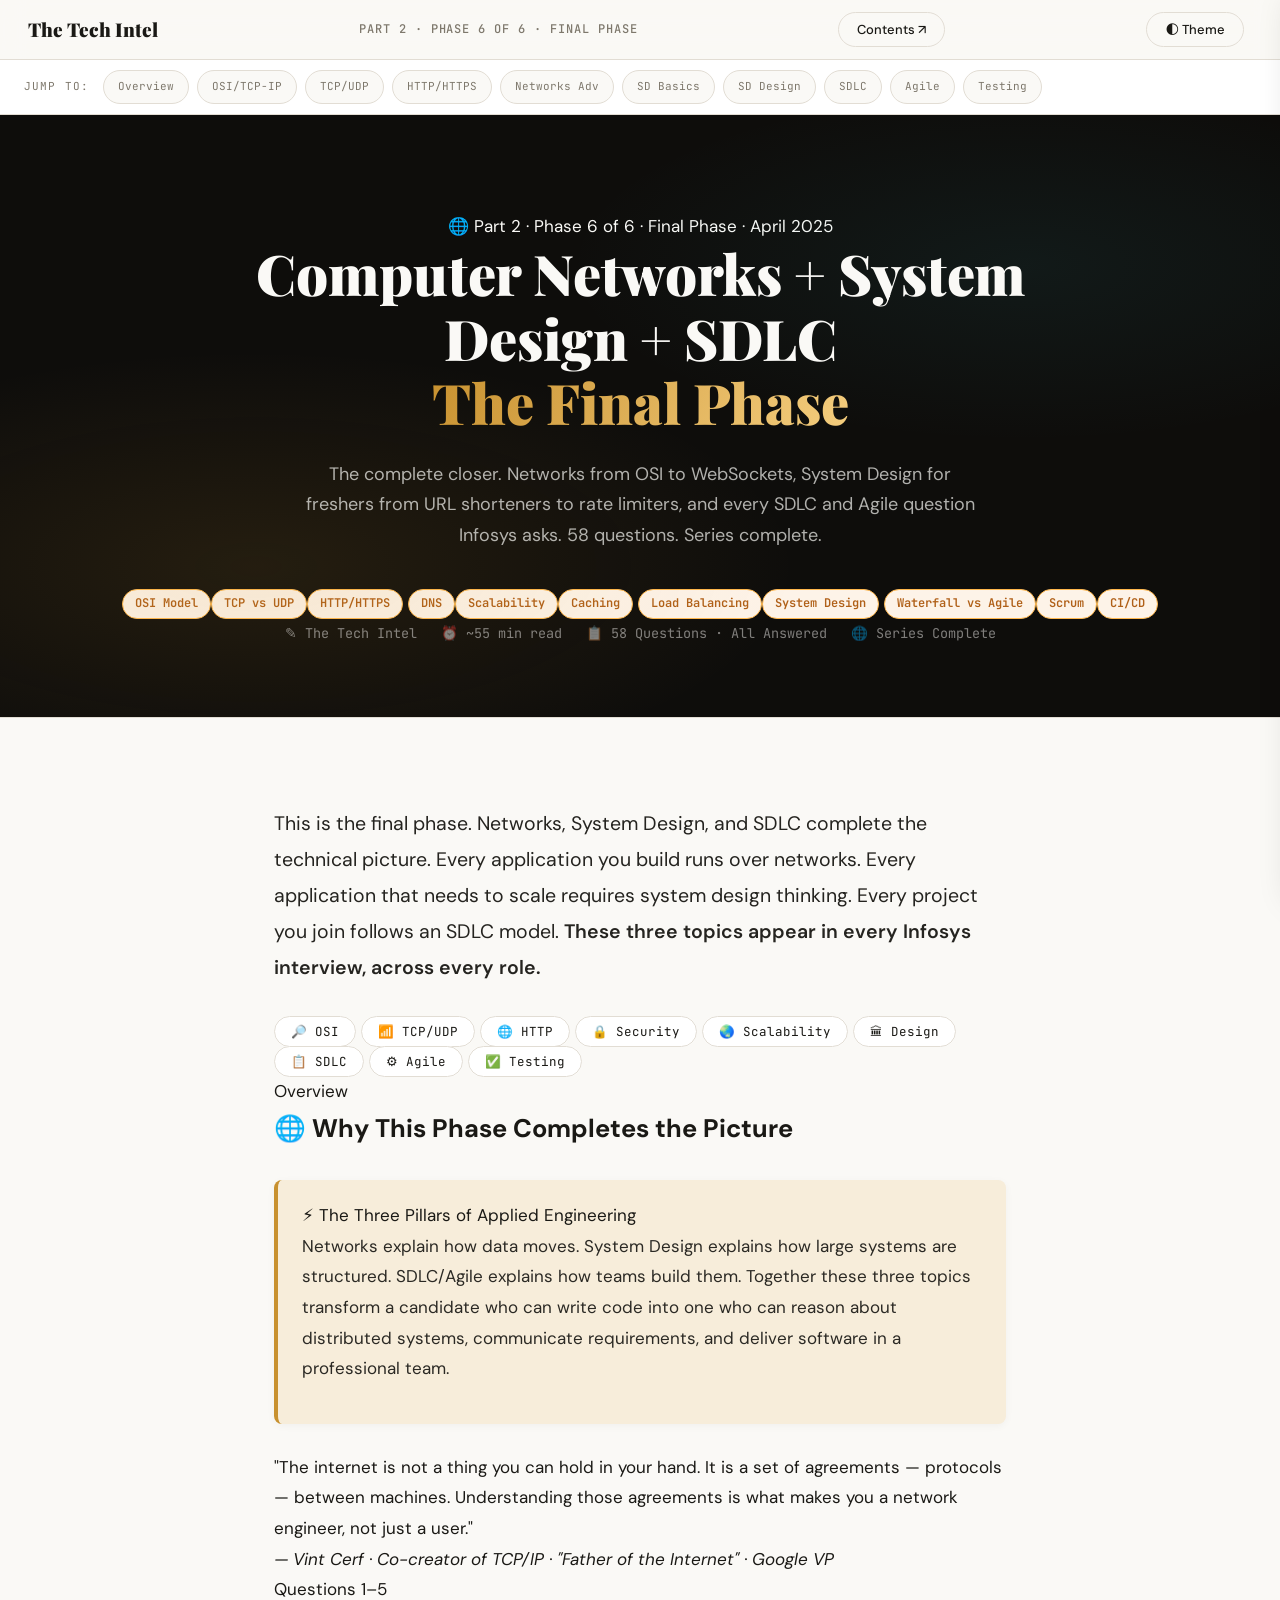
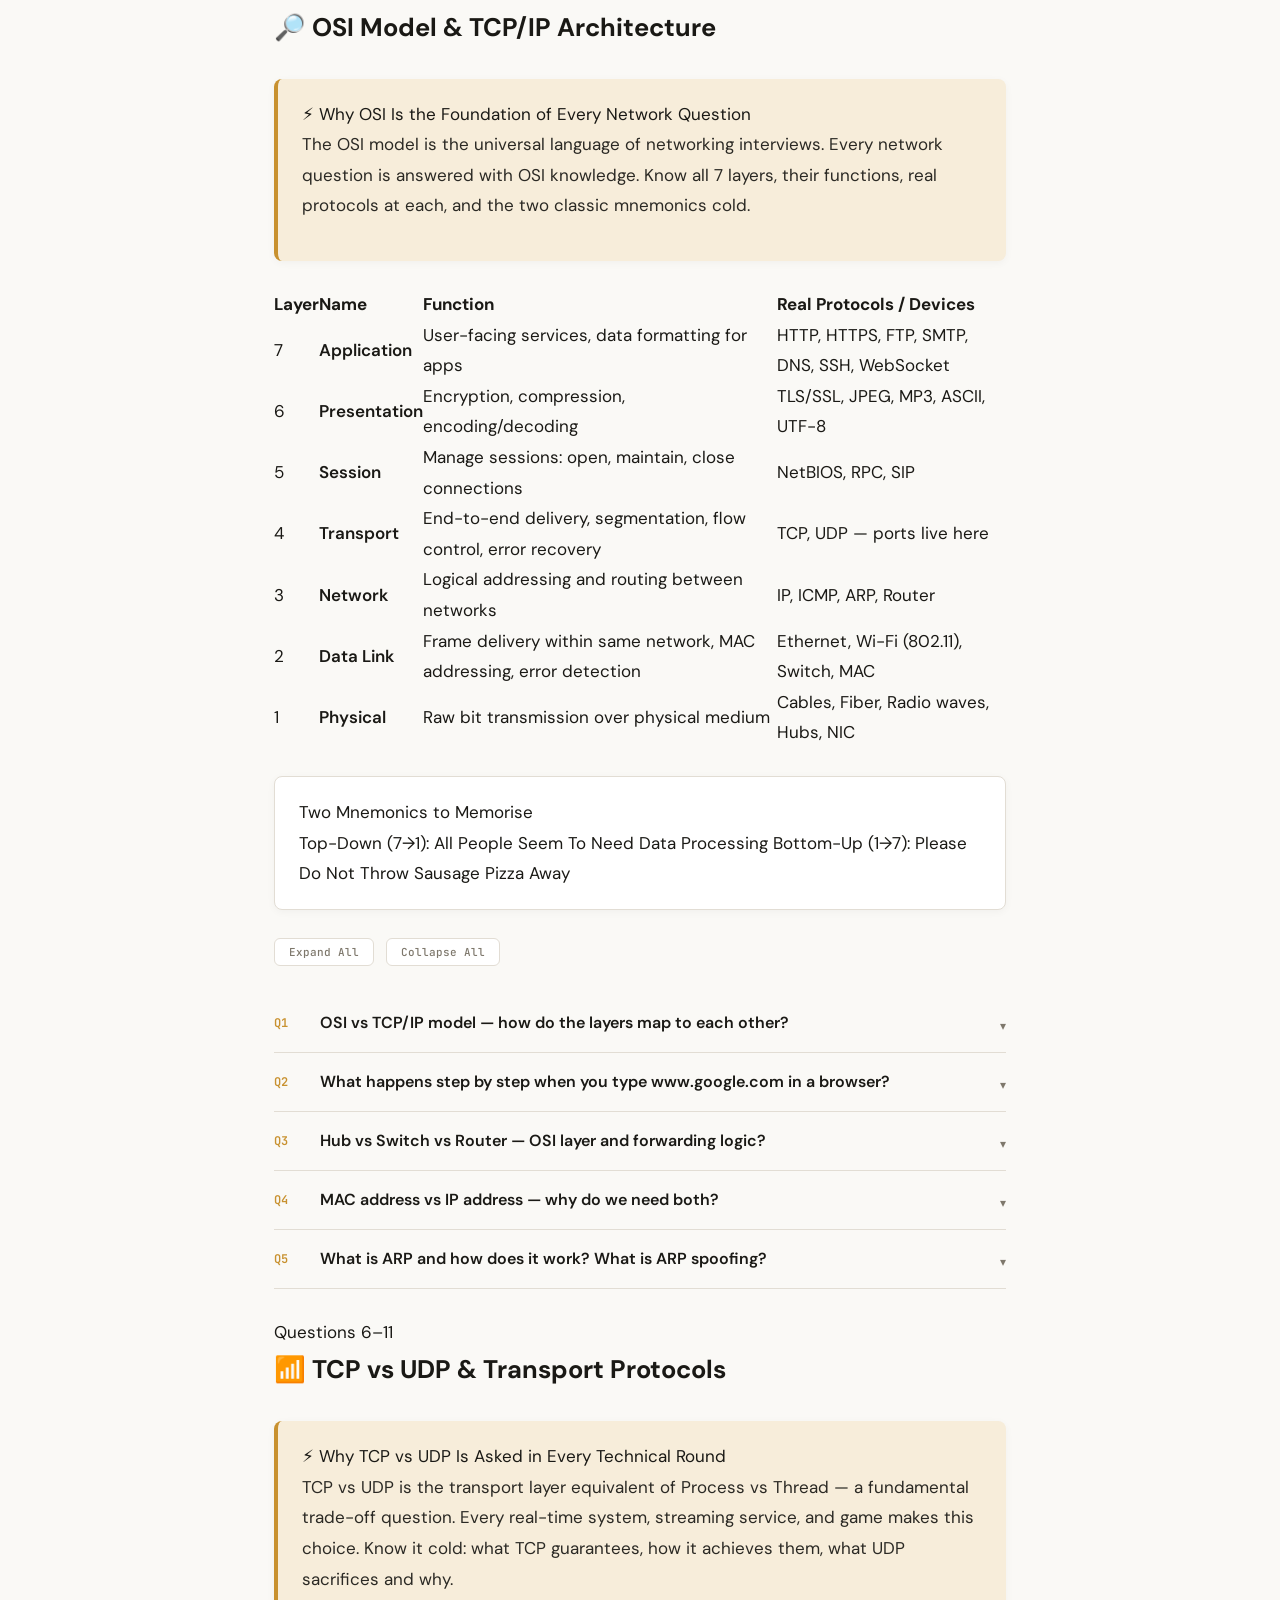
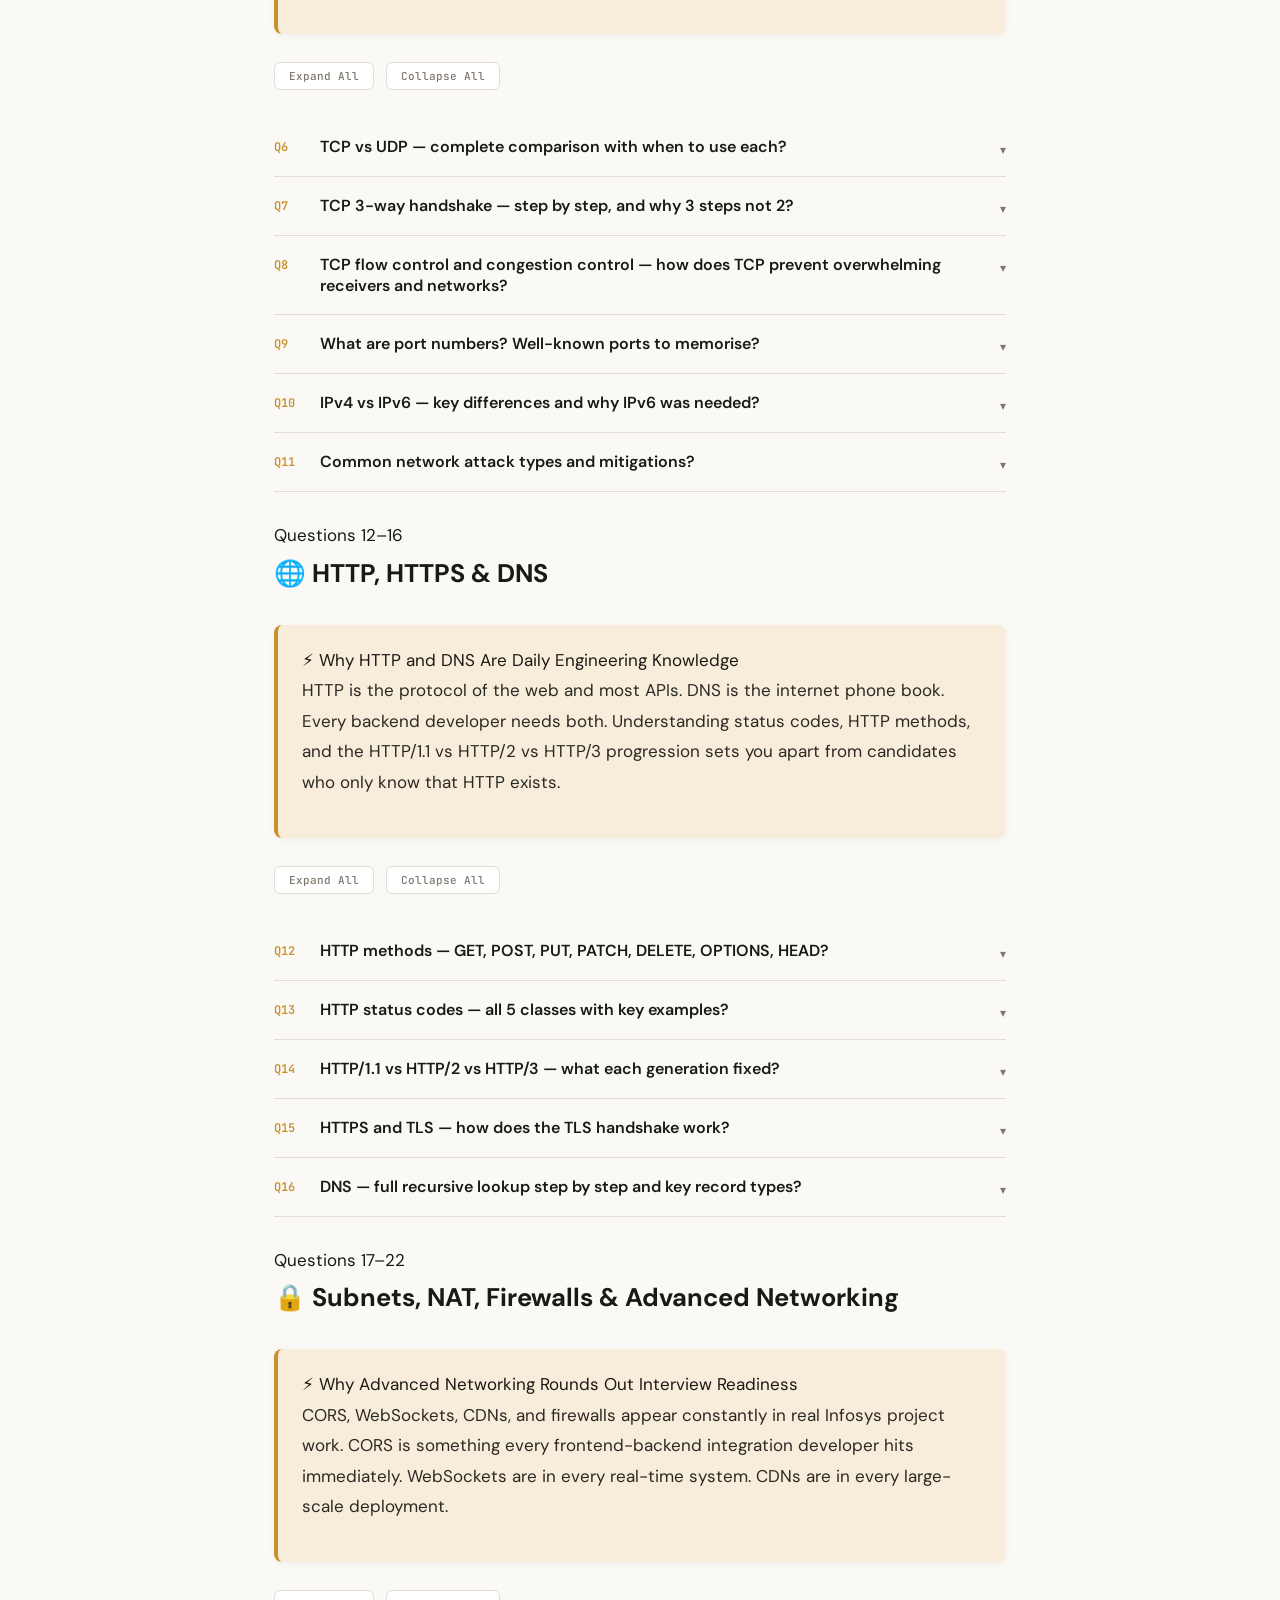
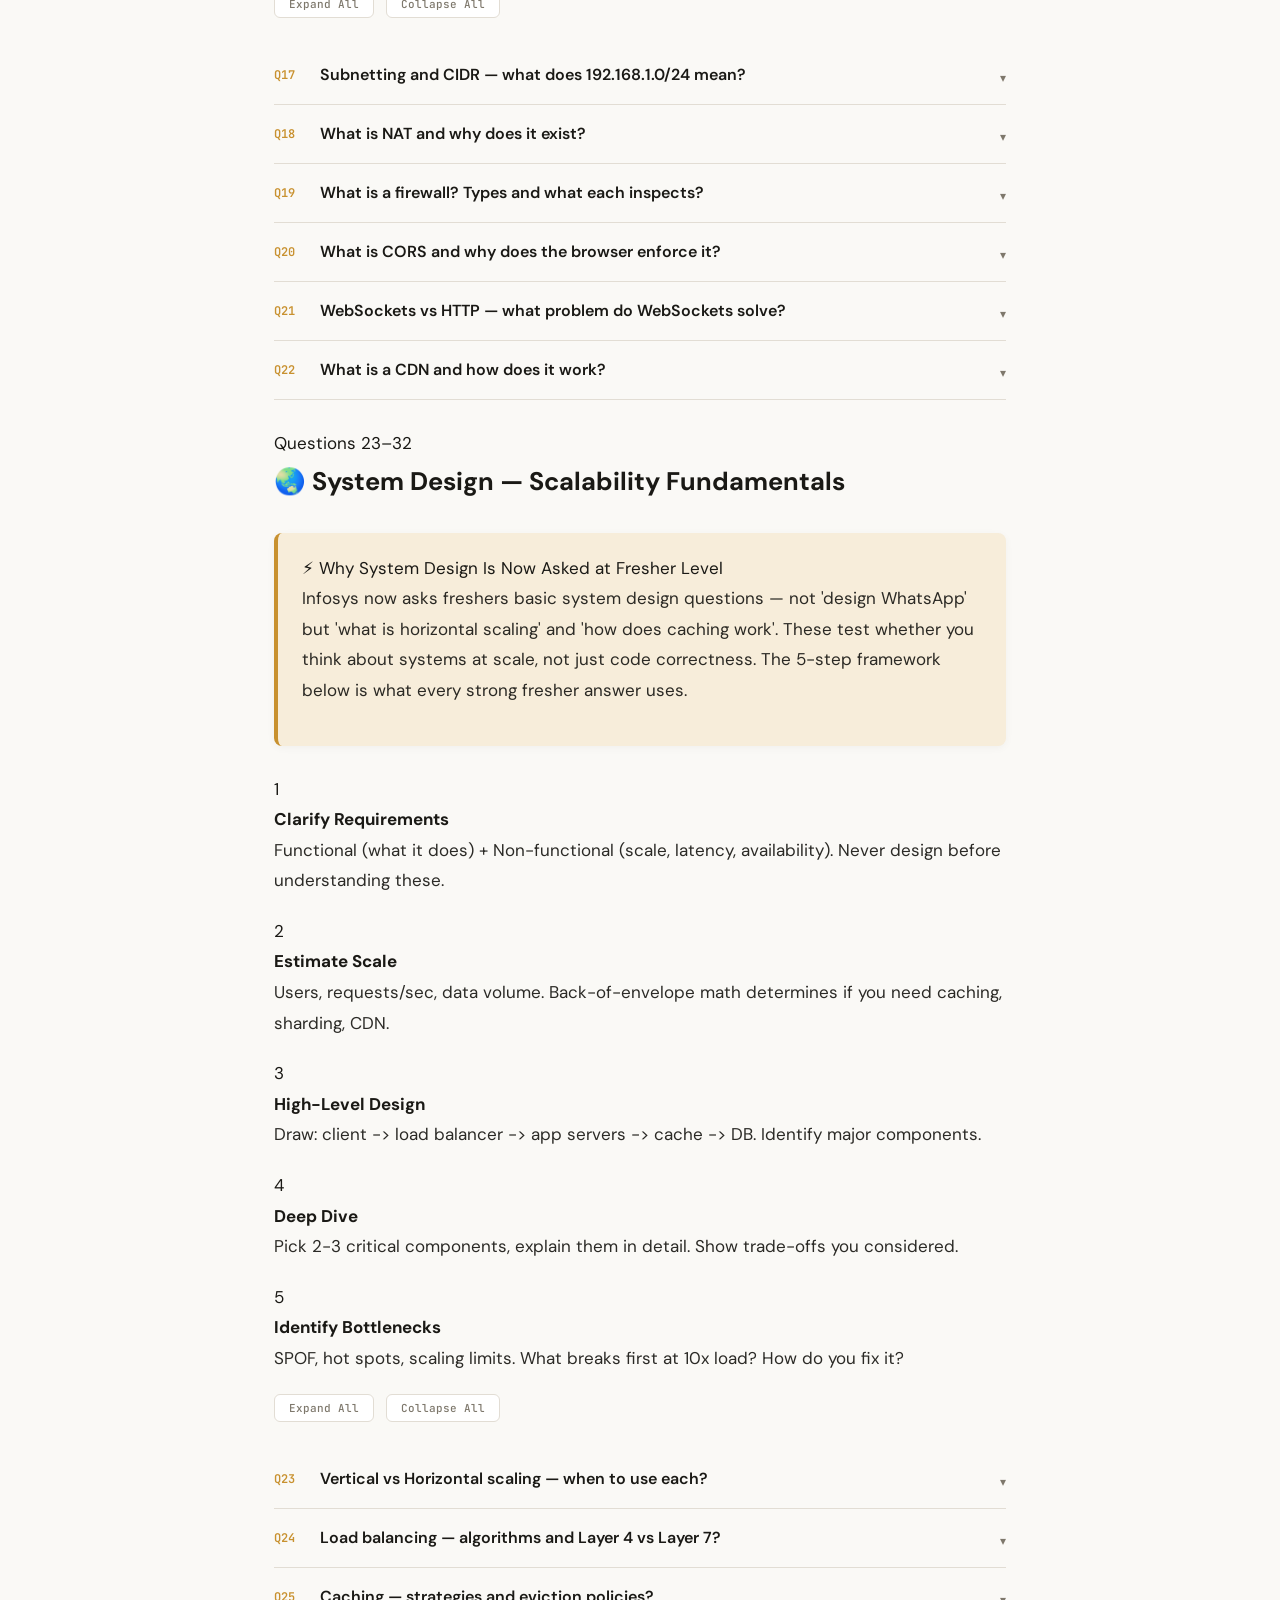
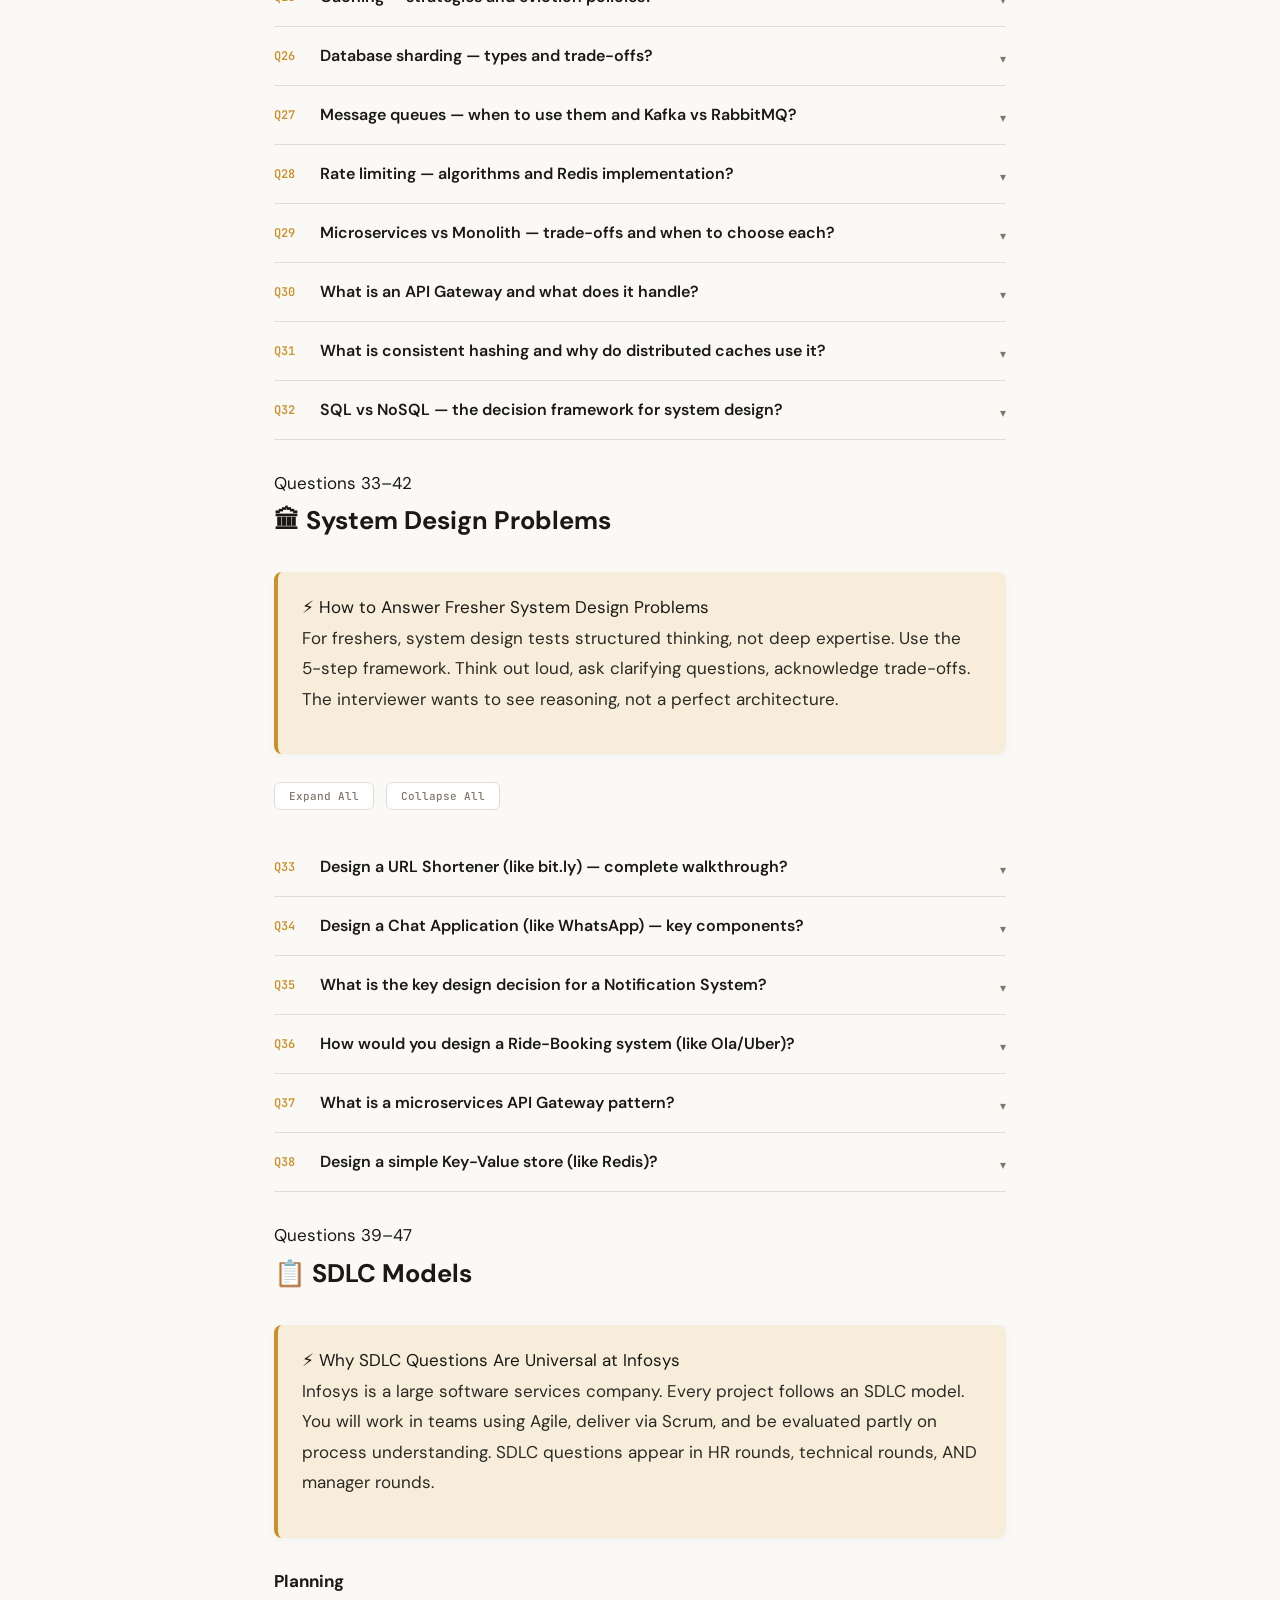
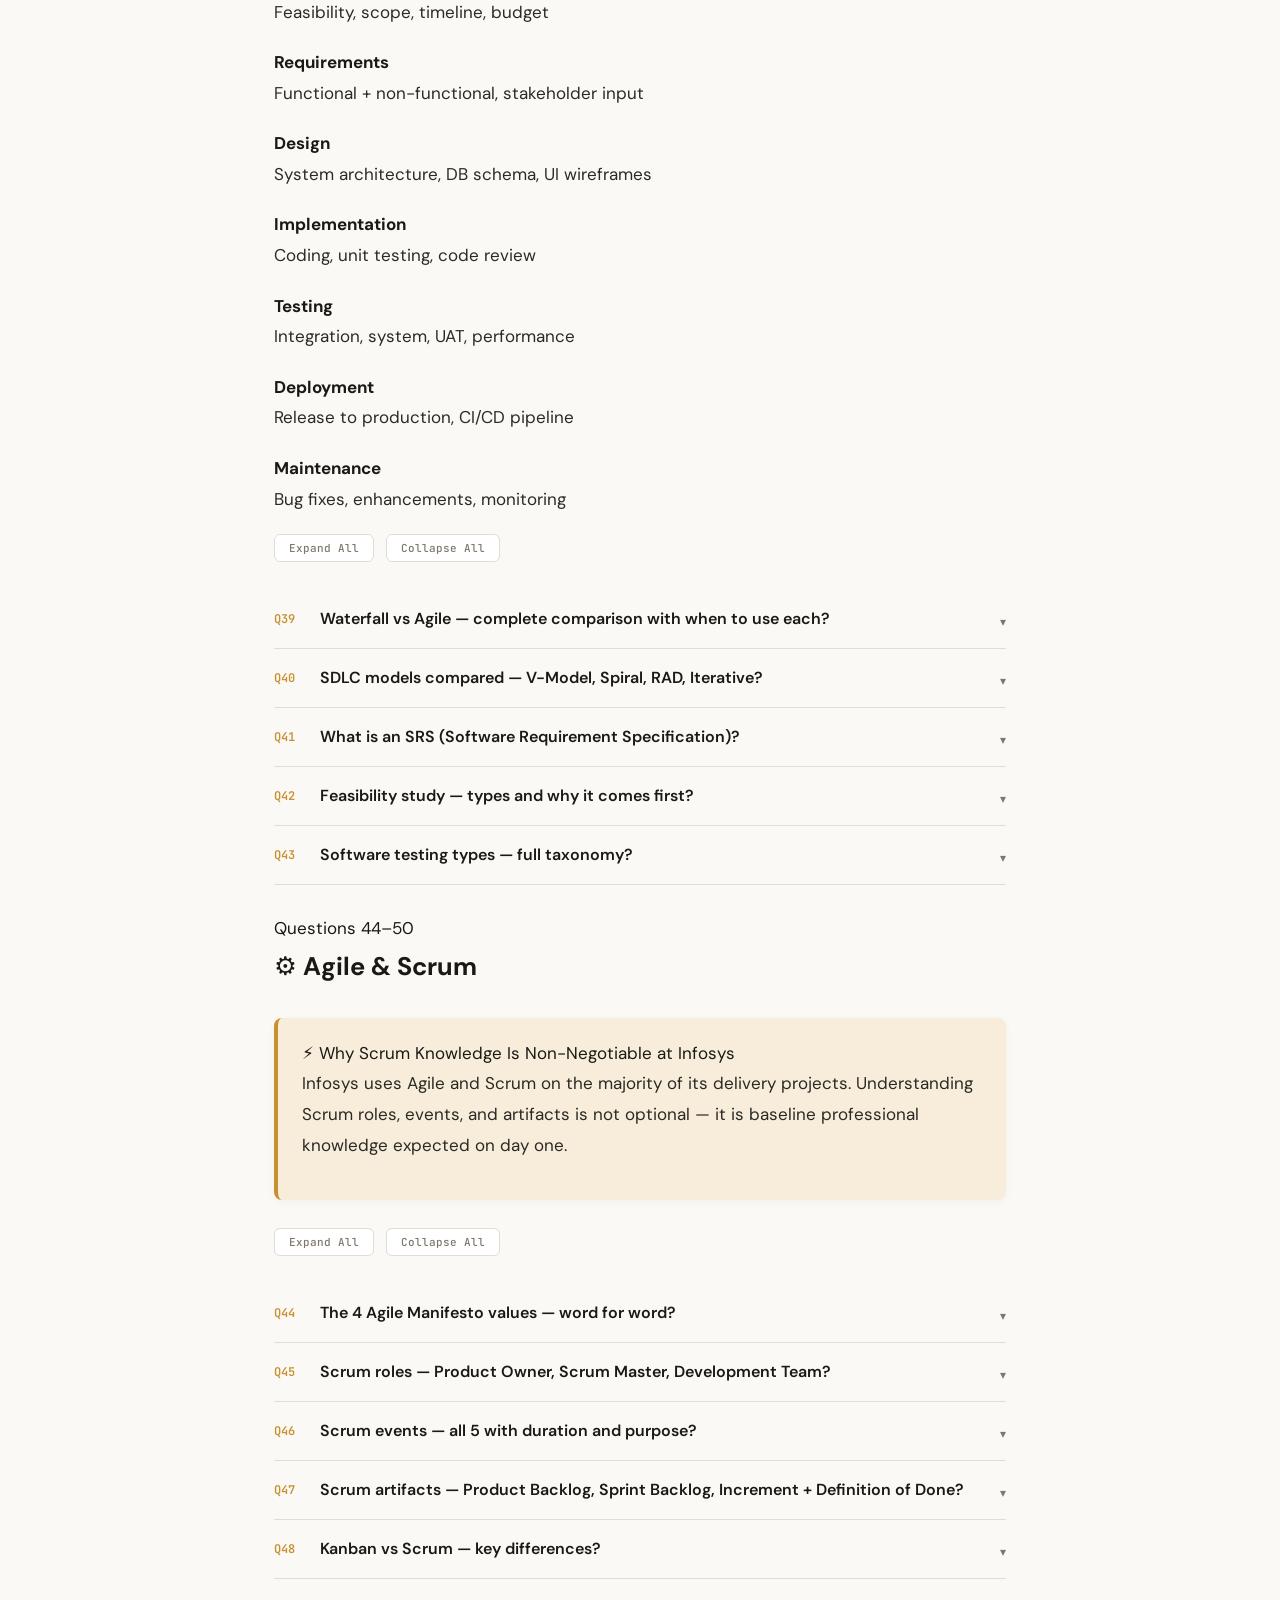
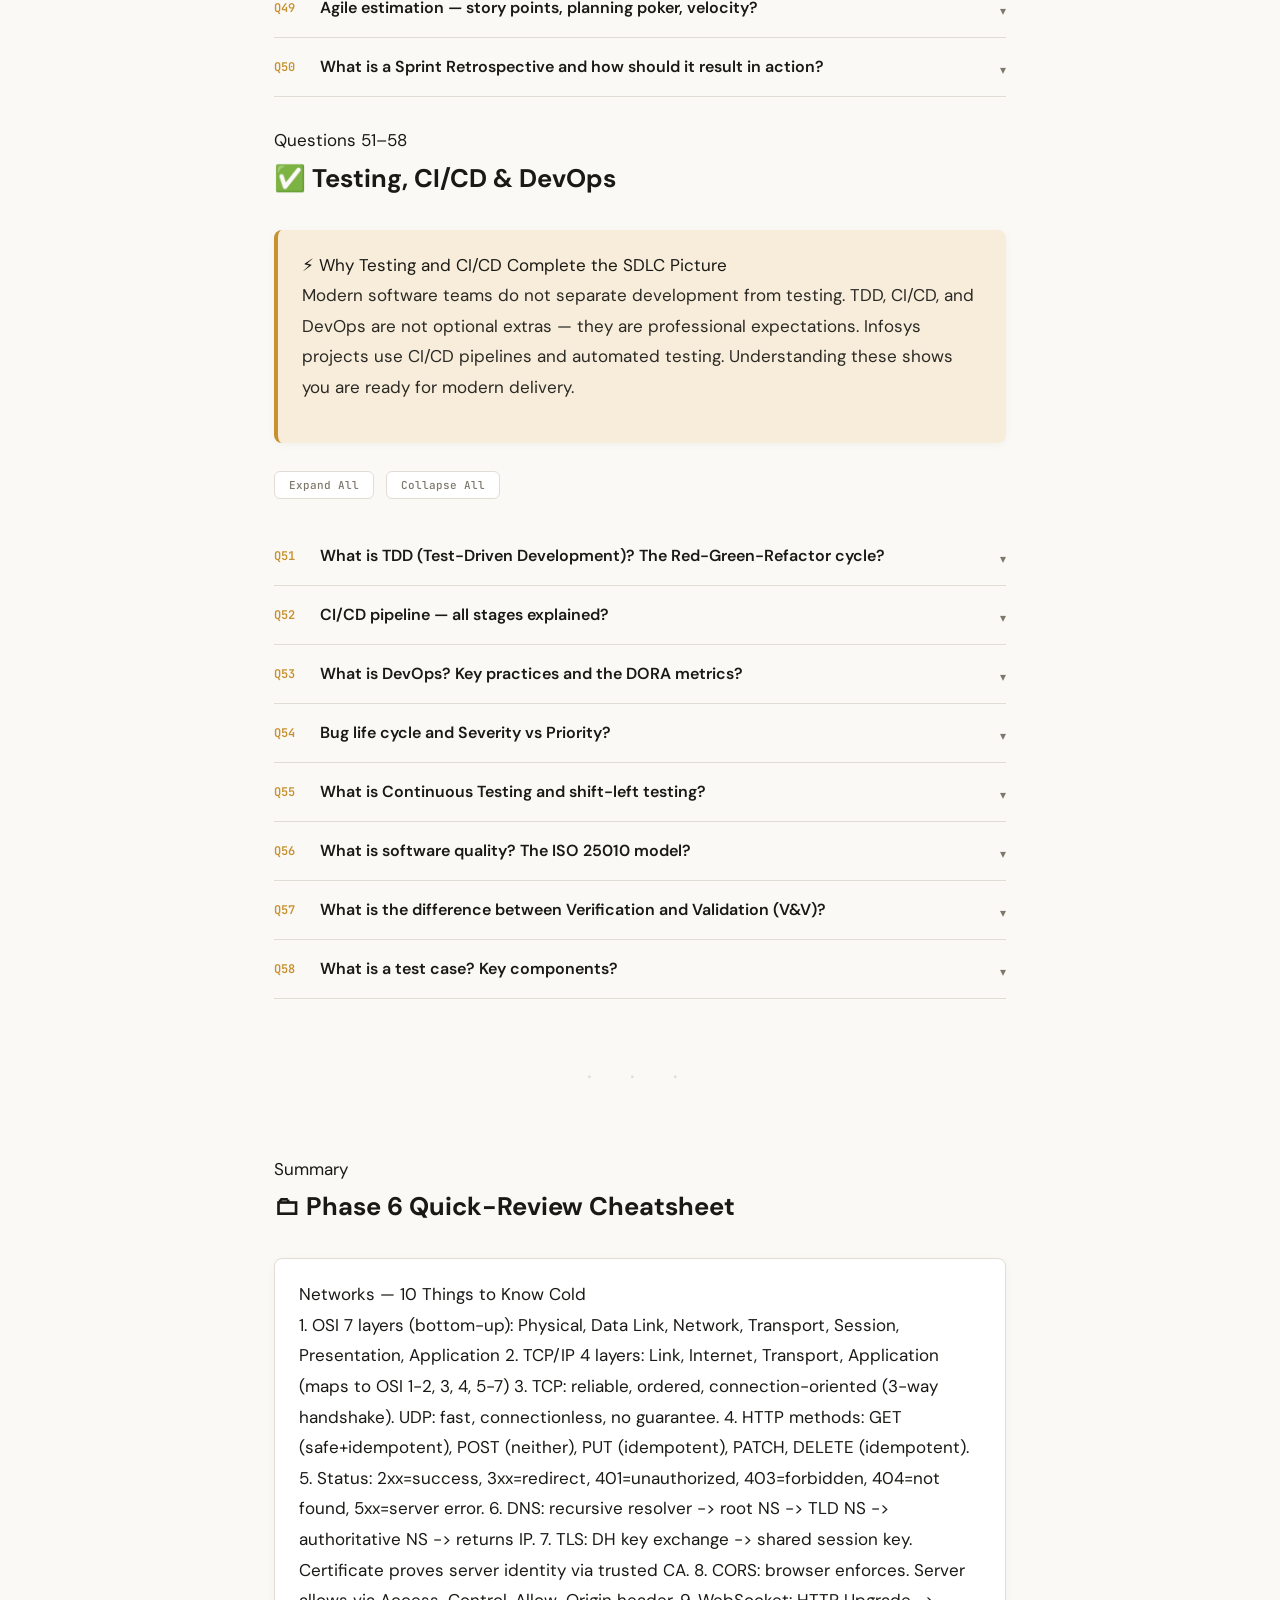
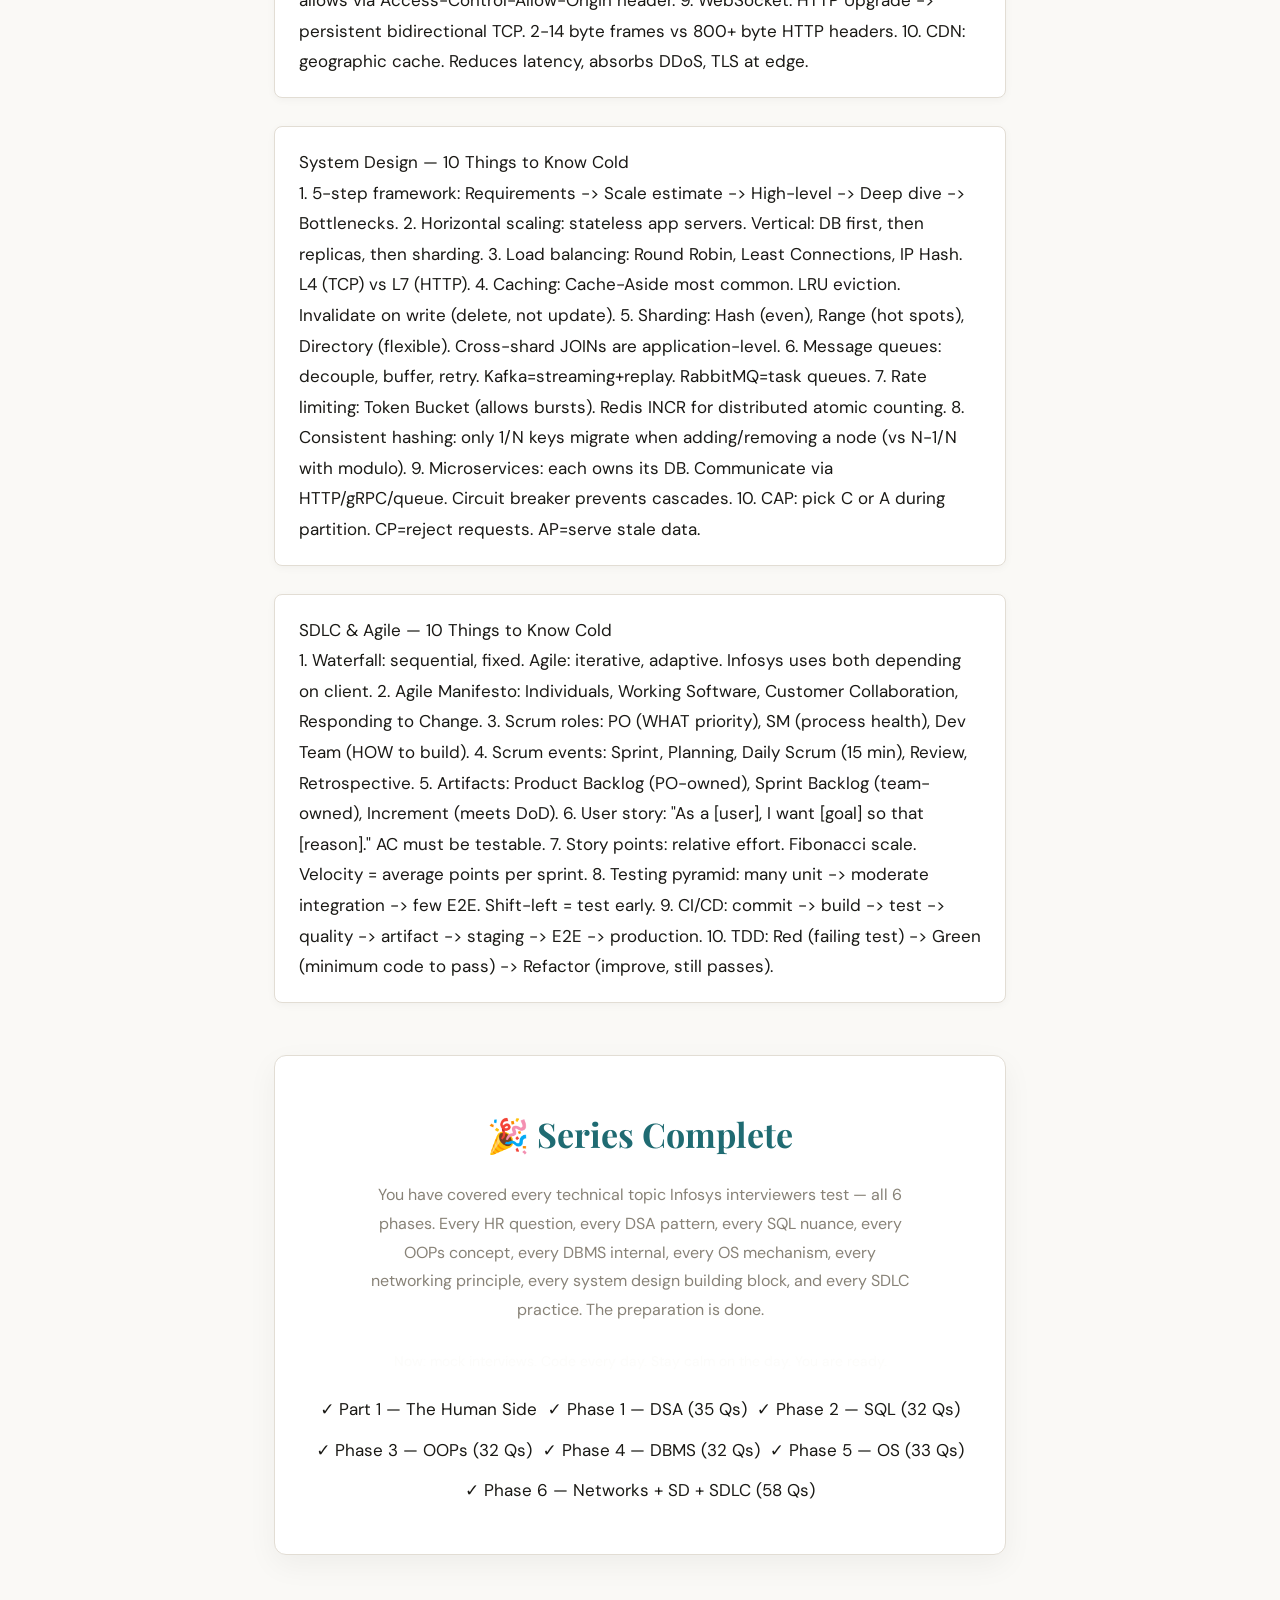
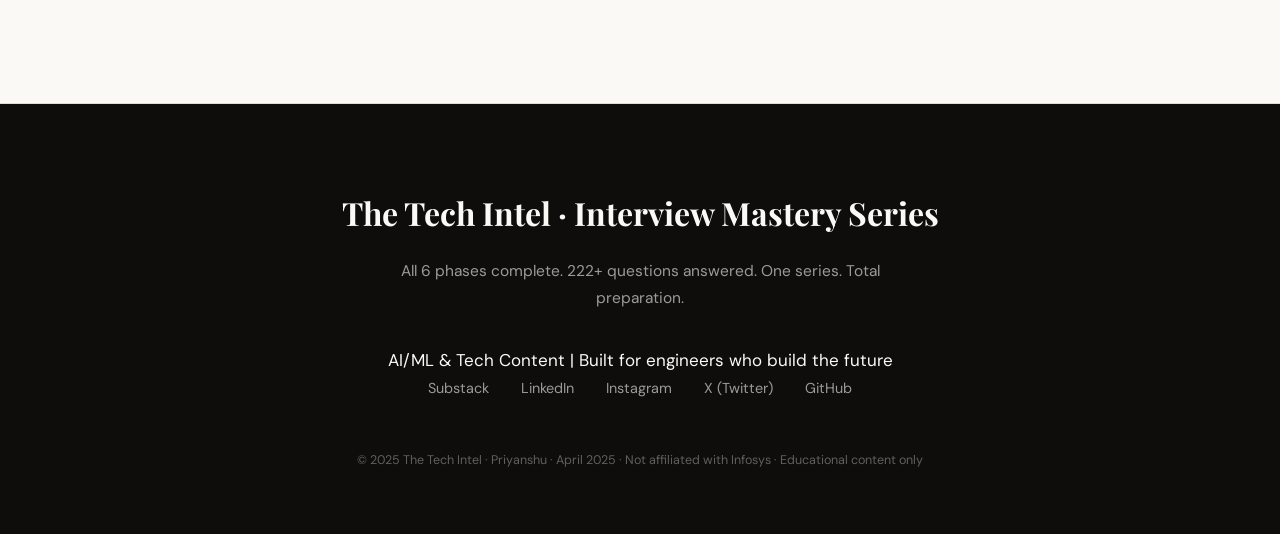
<file: Interview_Material/Part_2_Phases/Phase6_final.html>
<!DOCTYPE html>
<html lang="en">
<head>
<meta charset="UTF-8">
<meta name="viewport" content="width=device-width, initial-scale=1.0">
<title>IT Interview 2025 — Part 2, Phase 6: Networks + System Design + SDLC | The Tech Intel</title>
<meta name="description" content="The final phase: Computer Networks (OSI, TCP/UDP, HTTP/HTTPS, DNS), System Design for freshers, and SDLC/Agile — every question answered with depth. Phase 6 of 6.">
<meta name="keywords" content="computer networks interview questions 2025, OSI model interview, TCP vs UDP interview, HTTP HTTPS interview, DNS interview questions, system design fresher interview, URL shortener design interview, SDLC Agile interview questions, Scrum interview questions, Infosys networks questions freshers">
<link rel="preconnect" href="https://fonts.googleapis.com">
<link href="https://fonts.googleapis.com/css2?family=Playfair+Display:ital,wght@0,700;0,900;1,700&family=DM+Sans:wght@300;400;500;600&family=JetBrains+Mono:wght@400;600&display=swap" rel="stylesheet">
<link rel="stylesheet" href="../../css/styles.css">
</head>
<body>
<div id="bar"></div>
<div id="ov" onclick="closeDrawer()"></div>
<div id="drawer">
  <button class="dr-close" onclick="closeDrawer()">&#x2715;</button>
  <div class="dr-title">Phase 6 &#8212; Contents</div>
  <div class="tg"><span class="tg-label">Overview</span>
    <a href="#overview">Why This Phase Completes You</a></div>
  <div class="tg"><span class="tg-label">Computer Networks (Q1&#8211;Q22)</span>
    <a href="#q-osi">OSI Model &amp; TCP/IP</a>
    <a href="#q-tcp">TCP vs UDP &amp; Protocols</a>
    <a href="#q-http">HTTP, HTTPS &amp; DNS</a>
    <a href="#q-net-adv">Subnets, Firewalls, CDN</a></div>
  <div class="tg"><span class="tg-label">System Design (Q23&#8211;Q42)</span>
    <a href="#q-sd-basics">Scalability Fundamentals</a>
    <a href="#q-sd-design">Design Problems</a></div>
  <div class="tg"><span class="tg-label">SDLC &amp; Agile (Q43&#8211;Q58)</span>
    <a href="#q-sdlc">SDLC Models</a>
    <a href="#q-agile">Agile &amp; Scrum</a>
    <a href="#q-testing">Testing &amp; DevOps</a></div>
</div>

<nav class="nav">
  <a href="../../index.html" class="nav-brand" style="text-decoration: none; color: inherit;">The Tech Intel</a>
  <span class="nav-center">Part 2 &middot; Phase 6 of 6 &middot; Final Phase</span>
  <button class="nav-btn" onclick="openDrawer()">Contents &#x2197;</button>
</nav>
<!-- Section strip -->
<div class="sec-strip">
  <span class="ss-lbl">Jump to:</span>
  <a class="ss-btn" href="#overview">Overview</a>
  <a class="ss-btn" href="#q-osi">OSI/TCP-IP</a>
  <a class="ss-btn" href="#q-tcp">TCP/UDP</a>
  <a class="ss-btn" href="#q-http">HTTP/HTTPS</a>
  <a class="ss-btn" href="#q-net-adv">Networks Adv</a>
  <a class="ss-btn" href="#q-sd-basics">SD Basics</a>
  <a class="ss-btn" href="#q-sd-design">SD Design</a>
  <a class="ss-btn" href="#q-sdlc">SDLC</a>
  <a class="ss-btn" href="#q-agile">Agile</a>
  <a class="ss-btn" href="#q-testing">Testing</a>
</div>

<header class="hero">
  <div class="hero-ph">&#127760; Part 2 &middot; Phase 6 of 6 &middot; Final Phase &middot; April 2025</div>
  <h1>Computer Networks + System Design + SDLC<br><em>The Final Phase</em></h1>
  <p class="hero-sub">The complete closer. Networks from OSI to WebSockets, System Design for freshers from URL shorteners to rate limiters, and every SDLC and Agile question Infosys asks. 58 questions. Series complete.</p>
  <div class="hero-chips">
    <span class="chip on">OSI Model</span><span class="chip on">TCP vs UDP</span><span class="chip on">HTTP/HTTPS</span>
    <span class="chip on">DNS</span><span class="chip on">Scalability</span><span class="chip on">Caching</span>
    <span class="chip on">Load Balancing</span><span class="chip on">System Design</span>
    <span class="chip on">Waterfall vs Agile</span><span class="chip on">Scrum</span><span class="chip on">CI/CD</span>
  </div>
  <div class="hero-meta">
    <span>&#9998; The Tech Intel</span><span>&#9200; ~55 min read</span>
    <span>&#128203; 58 Questions &middot; All Answered</span><span>&#127760; Series Complete</span>
  </div>
</header>
<main class="main">
<p class="lead" style="margin-top:48px;">This is the final phase. Networks, System Design, and SDLC complete the technical picture. Every application you build runs over networks. Every application that needs to scale requires system design thinking. Every project you join follows an SDLC model. <strong>These three topics appear in every Infosys interview, across every role.</strong></p>
<div class="pills">
  <a class="pill" href="#q-osi">&#128270; OSI</a>
  <a class="pill" href="#q-tcp">&#128246; TCP/UDP</a>
  <a class="pill" href="#q-http">&#127760; HTTP</a>
  <a class="pill" href="#q-net-adv">&#128274; Security</a>
  <a class="pill" href="#q-sd-basics">&#127759; Scalability</a>
  <a class="pill" href="#q-sd-design">&#127963; Design</a>
  <a class="pill" href="#q-sdlc">&#128203; SDLC</a>
  <a class="pill" href="#q-agile">&#9881; Agile</a>
  <a class="pill" href="#q-testing">&#9989; Testing</a>
</div>

<section id="overview">
  <div class="sh"><div class="sh-eye">Overview</div><h2>&#127760; Why This Phase Completes the Picture</h2></div>
  <div class="why"><div class="why-l">&#9889; The Three Pillars of Applied Engineering</div><p>Networks explain how data moves. System Design explains how large systems are structured. SDLC/Agile explains how teams build them. Together these three topics transform a candidate who can write code into one who can reason about distributed systems, communicate requirements, and deliver software in a professional team.</p></div>
  <div class="qb"><blockquote>"The internet is not a thing you can hold in your hand. It is a set of agreements &#8212; protocols &#8212; between machines. Understanding those agreements is what makes you a network engineer, not just a user."</blockquote><cite>&#8212; Vint Cerf &middot; Co-creator of TCP/IP &middot; "Father of the Internet" &middot; Google VP</cite></div>
</section>

<section id="q-osi">
  <div class="sh"><div class="sh-eye">Questions 1&#8211;5</div><h2>&#128270; OSI Model &amp; TCP/IP Architecture</h2></div>
  <div class="why"><div class="why-l">&#9889; Why OSI Is the Foundation of Every Network Question</div><p>The OSI model is the universal language of networking interviews. Every network question is answered with OSI knowledge. Know all 7 layers, their functions, real protocols at each, and the two classic mnemonics cold.</p></div>
  <table class="osi-table">
    <tr><th>Layer</th><th>Name</th><th>Function</th><th>Real Protocols / Devices</th></tr>
    <tr class="L7"><td class="osi-num">7</td><td><strong>Application</strong></td><td>User-facing services, data formatting for apps</td><td>HTTP, HTTPS, FTP, SMTP, DNS, SSH, WebSocket</td></tr>
    <tr class="L6"><td class="osi-num">6</td><td><strong>Presentation</strong></td><td>Encryption, compression, encoding/decoding</td><td>TLS/SSL, JPEG, MP3, ASCII, UTF-8</td></tr>
    <tr class="L5"><td class="osi-num">5</td><td><strong>Session</strong></td><td>Manage sessions: open, maintain, close connections</td><td>NetBIOS, RPC, SIP</td></tr>
    <tr class="L4"><td class="osi-num">4</td><td><strong>Transport</strong></td><td>End-to-end delivery, segmentation, flow control, error recovery</td><td>TCP, UDP &#8212; ports live here</td></tr>
    <tr class="L3"><td class="osi-num">3</td><td><strong>Network</strong></td><td>Logical addressing and routing between networks</td><td>IP, ICMP, ARP, Router</td></tr>
    <tr class="L2"><td class="osi-num">2</td><td><strong>Data Link</strong></td><td>Frame delivery within same network, MAC addressing, error detection</td><td>Ethernet, Wi-Fi (802.11), Switch, MAC</td></tr>
    <tr class="L1"><td class="osi-num">1</td><td><strong>Physical</strong></td><td>Raw bit transmission over physical medium</td><td>Cables, Fiber, Radio waves, Hubs, NIC</td></tr>
  </table>
  <div class="formula"><span class="f-l">Two Mnemonics to Memorise</span><div class="f-b">Top-Down (7&#8594;1): All People Seem To Need Data Processing&#10;Bottom-Up (1&#8594;7): Please Do Not Throw Sausage Pizza Away</div></div>
  <div class="xp"><button class="xp-btn" onclick="xA('qa-osi')">Expand All</button><button class="xp-btn" onclick="xN('qa-osi')">Collapse All</button></div>
  <div class="qa-wrap" id="qa-osi">
    <div class="qa-item"><button class="qa-btn" onclick="tQ(this)"><span class="qa-num">Q1</span>OSI vs TCP/IP model &#8212; how do the layers map to each other?<span class="qa-icon">&#9662;</span></button>
    <div class="qa-body">
      <p>The <strong>TCP/IP model</strong> (Internet model) is the practical 4-layer model governing the internet. OSI is the 7-layer theoretical reference model used for understanding and troubleshooting.</p>
      <table>
        <tr><th>TCP/IP Layer</th><th>OSI Layers Covered</th><th>Key Protocols</th></tr>
        <tr><td>Application</td><td>7 + 6 + 5 (Application + Presentation + Session)</td><td>HTTP, HTTPS, FTP, SMTP, DNS, SSH, WebSocket</td></tr>
        <tr><td>Transport</td><td>4 (Transport)</td><td>TCP, UDP</td></tr>
        <tr><td>Internet</td><td>3 (Network)</td><td>IP, ICMP, ARP</td></tr>
        <tr><td>Network Access / Link</td><td>2 + 1 (Data Link + Physical)</td><td>Ethernet, Wi-Fi, MAC, cables, fiber</td></tr>
      </table>
      <pre>-- Data encapsulation going DOWN the stack (sending):
Application: "GET /index.html HTTP/1.1"         (HTTP message)
Transport:   [TCP header | HTTP message]         (segment: adds port numbers)
Internet:    [IP header | TCP segment]           (packet: adds IP addresses)
Link:        [MAC header | IP packet | FCS]      (frame: adds MAC addresses)
Physical:    10101010110101...                   (raw bits on wire)

-- Going UP the stack (receiving): each layer strips its header
-- Encapsulation going down, Decapsulation going up</pre>
      <div class="tip">&#128161; OSI is for understanding and troubleshooting. TCP/IP is what actually runs the internet. In interviews: use OSI layer numbers/names, but reference TCP/IP when discussing real protocols.</div>
    </div></div>
    <div class="qa-item"><button class="qa-btn" onclick="tQ(this)"><span class="qa-num">Q2</span>What happens step by step when you type www.google.com in a browser?<span class="qa-icon">&#9662;</span></button>
    <div class="qa-body">
      <p>This is the most comprehensive network question &#8212; it tests OSI, DNS, TCP, TLS, and HTTP all at once.</p>
      <pre>1. BROWSER CACHE CHECK: Does browser have cached IP for google.com? If yes, skip DNS.

2. DNS RESOLUTION (Application layer):
   Browser asks OS resolver -> checks /etc/hosts
   OS asks recursive DNS resolver (ISP or 8.8.8.8)
   Resolver queries: Root NS -> .com TLD NS -> google.com authoritative NS
   Returns: 142.250.190.46 (Google IP)

3. TCP 3-WAY HANDSHAKE (Transport + Network layers):
   Browser -> Google: SYN (seq=x)
   Google -> Browser: SYN-ACK (seq=y, ack=x+1)
   Browser -> Google: ACK (ack=y+1)  -- Connected!

4. TLS HANDSHAKE (HTTPS -- Presentation layer):
   Client Hello: supported ciphers + random nonce
   Server Hello: chosen cipher + certificate (public key)
   Client verifies cert against trusted CAs
   Key exchange: Diffie-Hellman -> shared session key
   Encrypted communication begins

5. HTTP REQUEST (Application layer):
   GET / HTTP/1.1
   Host: www.google.com

6. SERVER RESPONSE:
   HTTP/1.1 200 OK
   [HTML body]

7. BROWSER RENDERS HTML, fetches CSS/JS/images (additional requests)</pre>
      <div class="tip">&#128161; Practice walking through this in under 2 minutes. It covers DNS, TCP handshake, TLS, HTTP, IP routing, and MAC addressing all in one answer. This single question can take 5-10 minutes in a strong interview.</div>
    </div></div>
    <div class="qa-item"><button class="qa-btn" onclick="tQ(this)"><span class="qa-num">Q3</span>Hub vs Switch vs Router &#8212; OSI layer and forwarding logic?<span class="qa-icon">&#9662;</span></button>
    <div class="qa-body">
      <table>
        <tr><th>Device</th><th>OSI Layer</th><th>Address Used</th><th>How it forwards</th><th>Use case</th></tr>
        <tr><td>Hub</td><td>Layer 1 (Physical)</td><td>None</td><td>Broadcasts ALL frames to ALL ports. No intelligence.</td><td>Obsolete. Created collision domains.</td></tr>
        <tr><td>Switch</td><td>Layer 2 (Data Link)</td><td>MAC address</td><td>Learns which MAC is on which port. Sends frame ONLY to destination port.</td><td>Connect devices within a LAN. Efficient.</td></tr>
        <tr><td>Router</td><td>Layer 3 (Network)</td><td>IP address</td><td>Routes packets between DIFFERENT networks using routing table.</td><td>Connect your LAN to the internet. Connect offices.</td></tr>
      </table>
      <pre>-- Switch MAC address table (learned dynamically by watching traffic):
Port 1: 00:1A:2B:3C:4D:5E  (laptop)
Port 2: 00:AA:BB:CC:DD:EE  (printer)
Port 3: 00:11:22:33:44:55  (NAS)

-- When laptop sends to printer:
Switch: dest MAC = 00:AA:BB:CC:DD:EE -> send ONLY to Port 2
-- Printer receives. Laptop and NAS do NOT see this frame.</pre>
      <div class="note">&#128203; A switch creates a separate collision domain per port. A router creates a separate broadcast domain per interface, preventing broadcast storms from spreading across networks.</div>
    </div></div>
    <div class="qa-item"><button class="qa-btn" onclick="tQ(this)"><span class="qa-num">Q4</span>MAC address vs IP address &#8212; why do we need both?<span class="qa-icon">&#9662;</span></button>
    <div class="qa-body">
      <table>
        <tr><th>Property</th><th>MAC Address</th><th>IP Address</th></tr>
        <tr><td>Layer</td><td>Data Link (Layer 2)</td><td>Network (Layer 3)</td></tr>
        <tr><td>Scope</td><td>Local network only (same subnet)</td><td>Global (identifies host anywhere on internet)</td></tr>
        <tr><td>Format</td><td>48-bit hex: 00:1A:2B:3C:4D:5E</td><td>32-bit IPv4: 192.168.1.1 or 128-bit IPv6</td></tr>
        <tr><td>Assignment</td><td>Burned into NIC by manufacturer (can be spoofed)</td><td>DHCP (dynamic) or manual (static)</td></tr>
        <tr><td>Changes per hop?</td><td>YES -- changes at every router hop</td><td>NO -- stays same end-to-end</td></tr>
        <tr><td>Used by</td><td>Switches (within LAN)</td><td>Routers (between networks)</td></tr>
      </table>
      <pre>-- Packet from laptop to google.com:
IP header:  Source=192.168.1.5 (your IP)     Dest=142.250.190.46 (Google)
MAC header: Source=laptop_MAC                 Dest=router_MAC

-- At your router (first hop):
IP header:  Source=192.168.1.5 (unchanged)   Dest=142.250.190.46 (unchanged)
MAC header: Source=router_MAC (changed)       Dest=next_isp_router_MAC (changed)

-- IP stays the same end-to-end. MAC changes at EVERY hop.
-- ARP maps IP -> MAC within each local network segment.</pre>
    </div></div>
    <div class="qa-item"><button class="qa-btn" onclick="tQ(this)"><span class="qa-num">Q5</span>What is ARP and how does it work? What is ARP spoofing?<span class="qa-icon">&#9662;</span></button>
    <div class="qa-body">
      <pre>-- ARP: resolves IP address to MAC address within a local network
-- Needed because switches forward by MAC, but apps use IP

-- Example: laptop (192.168.1.5) wants to reach printer (192.168.1.10)
-- Laptop does not know printer MAC

1. ARP REQUEST (BROADCAST to all devices):
   "Who has 192.168.1.10? Tell 192.168.1.5"
   Sent to: FF:FF:FF:FF:FF:FF (broadcast -- all devices receive)

2. ARP REPLY (UNICAST from printer):
   "192.168.1.10 is at AA:BB:CC:DD:EE:FF"
   Sent only to laptop MAC

3. Laptop caches mapping in ARP table (TTL ~20 min):
   192.168.1.10 -> AA:BB:CC:DD:EE:FF

-- View your ARP table:
-- Windows/Linux: arp -a
-- 192.168.1.1   00-14-22-01-23-45  (router)
-- 192.168.1.10  AA-BB-CC-DD-EE-FF  (printer)</pre>
      <div class="crit">&#9888; ARP Spoofing: attacker sends fake ARP replies poisoning other devices ARP caches, making their traffic go through the attacker machine (Man-in-the-Middle). Mitigation: Dynamic ARP Inspection (DAI) on managed switches, 802.1X port authentication.</div>
    </div></div>
  </div>
</section>
<section id="q-tcp">
  <div class="sh"><div class="sh-eye">Questions 6&#8211;11</div><h2>&#128246; TCP vs UDP &amp; Transport Protocols</h2></div>
  <div class="why"><div class="why-l">&#9889; Why TCP vs UDP Is Asked in Every Technical Round</div><p>TCP vs UDP is the transport layer equivalent of Process vs Thread &#8212; a fundamental trade-off question. Every real-time system, streaming service, and game makes this choice. Know it cold: what TCP guarantees, how it achieves them, what UDP sacrifices and why.</p></div>
  <div class="xp"><button class="xp-btn" onclick="xA('qa-tcp')">Expand All</button><button class="xp-btn" onclick="xN('qa-tcp')">Collapse All</button></div>
  <div class="qa-wrap" id="qa-tcp">
    <div class="qa-item"><button class="qa-btn" onclick="tQ(this)"><span class="qa-num">Q6</span>TCP vs UDP &#8212; complete comparison with when to use each?<span class="qa-icon">&#9662;</span></button>
    <div class="qa-body">
      <table>
        <tr><th>Property</th><th>TCP</th><th>UDP</th></tr>
        <tr><td>Connection</td><td>Connection-oriented: 3-way handshake</td><td>Connectionless: fire and forget</td></tr>
        <tr><td>Reliability</td><td>Guaranteed delivery: ACKs, retransmission on loss</td><td>No guarantee: packets may be lost, duplicated, reordered</td></tr>
        <tr><td>Ordering</td><td>Guaranteed in-order delivery</td><td>No ordering guarantee</td></tr>
        <tr><td>Flow control</td><td>Yes (sliding window)</td><td>No</td></tr>
        <tr><td>Congestion control</td><td>Yes (slow start, AIMD)</td><td>No</td></tr>
        <tr><td>Speed</td><td>Slower &#8212; overhead of connection + reliability</td><td>Faster &#8212; minimal overhead (8-byte header)</td></tr>
        <tr><td>Header size</td><td>20 bytes minimum</td><td>8 bytes</td></tr>
        <tr><td>Use when</td><td>Accuracy critical: web, email, file transfer, DB</td><td>Speed critical: gaming, video streaming, VoIP, DNS</td></tr>
        <tr><td>Examples</td><td>HTTP/HTTPS, FTP, SMTP, SSH, MySQL</td><td>DNS, DHCP, video calls, online gaming, live streaming</td></tr>
      </table>
      <div class="tip">&#128161; Real-world: Netflix uses TCP (HTTP) for video delivery &#8212; buffering is acceptable, reliability matters. Online gaming uses UDP &#8212; a late position update is useless, so a dropped packet is better than a delayed one. DNS uses UDP for speed with TCP fallback for large responses.</div>
    </div></div>
    <div class="qa-item"><button class="qa-btn" onclick="tQ(this)"><span class="qa-num">Q7</span>TCP 3-way handshake &#8212; step by step, and why 3 steps not 2?<span class="qa-icon">&#9662;</span></button>
    <div class="qa-body">
      <pre>-- TCP 3-Way Handshake: establishing a reliable connection

Client                              Server
  |                                    |
  |------ SYN (seq=x) --------------->|  "I want to connect, my seq starts at x"
  |                                    |
  |<----- SYN-ACK (seq=y, ack=x+1) --|  "OK, my seq starts at y, got your x"
  |                                    |
  |------ ACK (ack=y+1) ------------->|  "Got your y. Connection established!"
  |                                    |
  |<======= DATA TRANSFER ============>|

-- Sequence numbers are random (ISN: Initial Sequence Number)
-- This prevents old packets from previous connections being mistakenly accepted

-- 4-Way Connection Termination:
Client -> Server: FIN          "I am done sending"
Server -> Client: ACK          "Got it"
Server -> Client: FIN          "I am done sending too"
Client -> Server: ACK          "Got it. Closing."
-- Client waits in TIME_WAIT state (2 x MSL) before fully closing</pre>
      <p><strong>Why 3 steps and not 2?</strong> Two steps would let the server know the client is ready, but the client would have no confirmation the server received its sequence number. The third step (client ACK) confirms to the server that the client received the server sequence number. Both sides must confirm they can send AND receive &#8212; 3 steps is the minimum.</p>
    </div></div>
    <div class="qa-item"><button class="qa-btn" onclick="tQ(this)"><span class="qa-num">Q8</span>TCP flow control and congestion control &#8212; how does TCP prevent overwhelming receivers and networks?<span class="qa-icon">&#9662;</span></button>
    <div class="qa-body">
      <p><strong>Flow Control:</strong> Prevents sender from overwhelming the RECEIVER. Uses sliding window.</p>
      <pre>-- Receiver advertises its window size (rwnd) in every ACK
-- Sender cannot have more than rwnd bytes "in flight" (sent but not ACKed)
-- When receiver buffer fills: Window Size = 0 (sender must pause)
-- When buffer drains: receiver sends Window Update

TCP Header: Window Size = 65535  (receiver has 65535 bytes of buffer available)</pre>
      <p><strong>Congestion Control:</strong> Prevents overwhelming the NETWORK. TCP infers congestion from packet loss.</p>
      <pre>-- Slow Start: begin with cwnd (congestion window) = 1 MSS
-- Double cwnd every RTT until ssthresh (exponential growth)
-- Congestion Avoidance: grow linearly (+1 MSS per RTT) above ssthresh
-- On packet loss (timeout): ssthresh = cwnd/2, restart slow start
-- On 3 duplicate ACKs (Fast Retransmit): ssthresh = cwnd/2, cwnd = ssthresh

-- Effective send rate = min(rwnd, cwnd) / RTT</pre>
      <div class="tip">&#128161; HTTP/3 runs over QUIC (UDP-based) which implements its own faster congestion control, reducing latency especially during connection establishment. QUIC also solves head-of-line blocking that exists in HTTP/2 over TCP.</div>
    </div></div>
    <div class="qa-item"><button class="qa-btn" onclick="tQ(this)"><span class="qa-num">Q9</span>What are port numbers? Well-known ports to memorise?<span class="qa-icon">&#9662;</span></button>
    <div class="qa-body">
      <pre>-- Port: 16-bit number (0-65535) identifying a specific application/service
-- Together with IP: (IP, Port, Protocol) = socket = unique endpoint

-- Port ranges:
-- 0-1023:     Well-known / System ports (require root/admin to bind)
-- 1024-49151: Registered ports (application services)
-- 49152-65535: Ephemeral / Dynamic ports (clients use these for outgoing)

-- Well-known ports (MUST know for interviews):
-- 20/21  FTP (data/control)
-- 22     SSH (Secure Shell)
-- 23     Telnet (insecure, avoid)
-- 25     SMTP (email sending)
-- 53     DNS
-- 80     HTTP
-- 110    POP3 (email retrieval)
-- 143    IMAP (email retrieval)
-- 443    HTTPS
-- 3306   MySQL
-- 5432   PostgreSQL
-- 6379   Redis
-- 27017  MongoDB
-- 8080   HTTP alternate (common for dev servers)</pre>
      <div class="note">&#128203; netstat -tulnp (Linux) or netstat -ano (Windows) shows which processes are listening on which ports. Useful for debugging port conflicts or verifying a server started correctly.</div>
    </div></div>
    <div class="qa-item"><button class="qa-btn" onclick="tQ(this)"><span class="qa-num">Q10</span>IPv4 vs IPv6 &#8212; key differences and why IPv6 was needed?<span class="qa-icon">&#9662;</span></button>
    <div class="qa-body">
      <table>
        <tr><th>Property</th><th>IPv4</th><th>IPv6</th></tr>
        <tr><td>Address size</td><td>32-bit (4 bytes)</td><td>128-bit (16 bytes)</td></tr>
        <tr><td>Format</td><td>Dotted decimal: 192.168.1.1</td><td>Colon-hex: 2001:0db8:85a3::8a2e:0370:7334</td></tr>
        <tr><td>Address space</td><td>~4.3 billion (exhausted in 2011)</td><td>~340 undecillion &#8212; effectively unlimited</td></tr>
        <tr><td>NAT required?</td><td>Yes &#8212; NAT extends addresses</td><td>No &#8212; every device gets globally unique address</td></tr>
        <tr><td>Header</td><td>20 bytes (variable with options)</td><td>40 bytes (fixed, simpler processing)</td></tr>
        <tr><td>Broadcast</td><td>Yes</td><td>No &#8212; replaced by multicast and anycast</td></tr>
        <tr><td>Configuration</td><td>Manual or DHCP</td><td>Auto-config (SLAAC) + DHCPv6</td></tr>
        <tr><td>Security</td><td>IPSec optional</td><td>IPSec built-in (mandatory in spec)</td></tr>
        <tr><td>Adoption</td><td>~96% of traffic</td><td>~36% and growing (dual-stack common)</td></tr>
      </table>
      <div class="tip">&#128161; IPv4 exhaustion is real &#8212; IANA allocated the last /8 blocks in 2011. Most ISPs use NAT to let many devices share one public IPv4 address. IPv6 eliminates the need for NAT by giving every device a globally routable address.</div>
    </div></div>
    <div class="qa-item"><button class="qa-btn" onclick="tQ(this)"><span class="qa-num">Q11</span>Common network attack types and mitigations?<span class="qa-icon">&#9662;</span></button>
    <div class="qa-body">
      <table>
        <tr><th>Attack</th><th>How it works</th><th>Mitigation</th></tr>
        <tr><td>DDoS</td><td>Flood server with traffic from many sources until unavailable</td><td>Rate limiting, CDN absorption, traffic scrubbing, anycast</td></tr>
        <tr><td>Man-in-the-Middle</td><td>Intercept communication between two parties (ARP spoofing, rogue AP)</td><td>TLS/HTTPS, certificate pinning, HSTS, VPN</td></tr>
        <tr><td>DNS Spoofing</td><td>Inject fake DNS records to redirect users to malicious IP</td><td>DNSSEC, DNS over HTTPS (DoH), DNS over TLS (DoT)</td></tr>
        <tr><td>Packet Sniffing</td><td>Capture unencrypted packets on shared network</td><td>Encrypt all traffic (TLS), use switched networks, VPN</td></tr>
        <tr><td>SYN Flood</td><td>Send many SYNs but never complete handshake, exhausting server connection table</td><td>SYN cookies, firewall rate limits</td></tr>
        <tr><td>IP Spoofing</td><td>Forge source IP to impersonate another host</td><td>Ingress filtering at ISPs, TLS mutual authentication</td></tr>
      </table>
    </div></div>
  </div>
</section>
<section id="q-http">
  <div class="sh"><div class="sh-eye">Questions 12&#8211;16</div><h2>&#127760; HTTP, HTTPS &amp; DNS</h2></div>
  <div class="why"><div class="why-l">&#9889; Why HTTP and DNS Are Daily Engineering Knowledge</div><p>HTTP is the protocol of the web and most APIs. DNS is the internet phone book. Every backend developer needs both. Understanding status codes, HTTP methods, and the HTTP/1.1 vs HTTP/2 vs HTTP/3 progression sets you apart from candidates who only know that HTTP exists.</p></div>
  <div class="xp"><button class="xp-btn" onclick="xA('qa-http')">Expand All</button><button class="xp-btn" onclick="xN('qa-http')">Collapse All</button></div>
  <div class="qa-wrap" id="qa-http">
    <div class="qa-item"><button class="qa-btn" onclick="tQ(this)"><span class="qa-num">Q12</span>HTTP methods &#8212; GET, POST, PUT, PATCH, DELETE, OPTIONS, HEAD?<span class="qa-icon">&#9662;</span></button>
    <div class="qa-body">
      <table>
        <tr><th>Method</th><th>Purpose</th><th>Body?</th><th>Idempotent?</th><th>Safe?</th><th>Use case</th></tr>
        <tr><td>GET</td><td>Retrieve resource</td><td>No</td><td>Yes</td><td>Yes</td><td>Fetch user profile, search results</td></tr>
        <tr><td>POST</td><td>Create new resource</td><td>Yes</td><td>No</td><td>No</td><td>Submit form, create new order</td></tr>
        <tr><td>PUT</td><td>Replace entire resource</td><td>Yes</td><td>Yes</td><td>No</td><td>Update entire user object</td></tr>
        <tr><td>PATCH</td><td>Partial update of resource</td><td>Yes</td><td>No</td><td>No</td><td>Change only email field</td></tr>
        <tr><td>DELETE</td><td>Remove resource</td><td>Optional</td><td>Yes</td><td>No</td><td>Delete a post</td></tr>
        <tr><td>HEAD</td><td>Like GET but headers only</td><td>No</td><td>Yes</td><td>Yes</td><td>Check resource exists, get content-length</td></tr>
        <tr><td>OPTIONS</td><td>List supported methods</td><td>No</td><td>Yes</td><td>Yes</td><td>CORS preflight request</td></tr>
      </table>
      <p><strong>Idempotent:</strong> calling same request N times produces same result as calling once. GET/PUT/DELETE idempotent. POST is not &#8212; two identical POSTs create two resources.</p>
      <p><strong>Safe:</strong> does not modify server state. GET/HEAD/OPTIONS are safe.</p>
      <div class="tip">&#128161; REST convention: GET /users (list), POST /users (create), GET /users/42 (fetch one), PUT /users/42 (replace), PATCH /users/42 (partial update), DELETE /users/42 (delete). This resource-oriented design is what Infosys projects use daily.</div>
    </div></div>
    <div class="qa-item"><button class="qa-btn" onclick="tQ(this)"><span class="qa-num">Q13</span>HTTP status codes &#8212; all 5 classes with key examples?<span class="qa-icon">&#9662;</span></button>
    <div class="qa-body">
      <table>
        <tr><th>Class</th><th>Meaning</th><th>Key Codes</th></tr>
        <tr><td>1xx Informational</td><td>Request received, processing</td><td>100 Continue, 101 Switching Protocols (WebSocket upgrade)</td></tr>
        <tr><td>2xx Success</td><td>Request succeeded</td><td>200 OK, 201 Created (POST success), 204 No Content (DELETE success)</td></tr>
        <tr><td>3xx Redirection</td><td>Further action needed</td><td>301 Moved Permanently, 302 Found (temp redirect), 304 Not Modified (cached)</td></tr>
        <tr><td>4xx Client Error</td><td>Request has client-side error</td><td>400 Bad Request, 401 Unauthorized, 403 Forbidden, 404 Not Found, 429 Too Many Requests</td></tr>
        <tr><td>5xx Server Error</td><td>Server failed on valid request</td><td>500 Internal Server Error, 502 Bad Gateway, 503 Service Unavailable, 504 Gateway Timeout</td></tr>
      </table>
      <div class="crit">&#9888; 401 vs 403: 401 = I do not know who you are (authentication failed). 403 = I know who you are but you cannot do this (authorization failed). 301 vs 302: 301 = permanent redirect (browser caches forever). 302 = temporary (browser checks every time &#8212; use for analytics).</div>
    </div></div>
    <div class="qa-item"><button class="qa-btn" onclick="tQ(this)"><span class="qa-num">Q14</span>HTTP/1.1 vs HTTP/2 vs HTTP/3 &#8212; what each generation fixed?<span class="qa-icon">&#9662;</span></button>
    <div class="qa-body">
      <table>
        <tr><th>Property</th><th>HTTP/1.1</th><th>HTTP/2</th><th>HTTP/3</th></tr>
        <tr><td>Transport</td><td>TCP</td><td>TCP</td><td>QUIC (UDP-based)</td></tr>
        <tr><td>Connections</td><td>Multiple per domain (6-8)</td><td>Single multiplexed TCP connection</td><td>Single QUIC connection</td></tr>
        <tr><td>HOL Blocking</td><td>Yes (request queue)</td><td>TCP level still. Request level solved.</td><td>Solved at both levels</td></tr>
        <tr><td>Headers</td><td>Plain text, repeated</td><td>HPACK binary compression</td><td>QPACK compression</td></tr>
        <tr><td>Server Push</td><td>No</td><td>Yes</td><td>Yes</td></tr>
        <tr><td>TLS</td><td>Optional</td><td>Practically required</td><td>Built-in (0-RTT resumption)</td></tr>
        <tr><td>Adoption</td><td>Universal</td><td>~50%</td><td>~30% and growing</td></tr>
      </table>
      <div class="tip">&#128161; HTTP/2 multiplexing: one TCP connection carries many parallel requests/responses as independent streams. HTTP/3 QUIC: a lost UDP packet only blocks the stream it belongs to, not all streams &#8212; solving the remaining TCP head-of-line blocking.</div>
    </div></div>
    <div class="qa-item"><button class="qa-btn" onclick="tQ(this)"><span class="qa-num">Q15</span>HTTPS and TLS &#8212; how does the TLS handshake work?<span class="qa-icon">&#9662;</span></button>
    <div class="qa-body">
      <p><strong>HTTPS</strong> = HTTP + TLS. TLS provides: encryption (no eavesdropping), authentication (talking to real server), integrity (no tampering).</p>
      <pre>-- TLS 1.3 Handshake:

Client -> Server: ClientHello
  - TLS version 1.3
  - Supported cipher suites (e.g., AES-256-GCM-SHA384)
  - Client random nonce
  - DH public key share

Server -> Client: ServerHello + Certificate + Finished
  - Chosen cipher suite
  - Server DH public key
  - Digital certificate (contains server public key + CA signature)
  - Already encrypted (TLS 1.3 = 1-RTT handshake)

Client: verifies certificate chain against trusted CAs
  - Checks: domain matches, not expired, signed by trusted CA
  - Derives shared session key via Diffie-Hellman:
    Both sides compute same secret without ever transmitting it!

Client -> Server: Finished (encrypted)
=> Encrypted data exchange begins

-- Why DH (Diffie-Hellman)?
-- Client has: client_private + server_public -> shared_secret
-- Server has: server_private + client_public -> SAME shared_secret
-- Eavesdropper has: only public keys (cannot derive shared_secret)
-- This provides Forward Secrecy: past sessions cannot be decrypted</pre>
      <div class="note">&#128203; TLS 1.3 removed all weak cipher suites, mandated forward secrecy, and reduced handshake to 1-RTT (vs 2-RTT in TLS 1.2). 0-RTT resumption allows known sessions to send data immediately &#8212; though with replay attack trade-offs.</div>
    </div></div>
    <div class="qa-item"><button class="qa-btn" onclick="tQ(this)"><span class="qa-num">Q16</span>DNS &#8212; full recursive lookup step by step and key record types?<span class="qa-icon">&#9662;</span></button>
    <div class="qa-body">
      <pre>-- DNS Resolution: browser types "api.infosys.com"

1. CHECK LOCAL CACHE: Browser cache -> OS cache -> /etc/hosts
   If found and not expired -> done! (sub-millisecond)

2. RECURSIVE RESOLVER (ISP DNS or 8.8.8.8):
   Your system asks the configured resolver

3. ROOT NAMESERVER (13 root server clusters globally):
   Resolver: "Where is .com?"
   Root NS: "Ask .com TLD server at 192.5.6.30"

4. TLD NAMESERVER (.com):
   Resolver: "Where is infosys.com?"
   TLD NS: "Ask ns1.infosys.com (their authoritative NS)"

5. AUTHORITATIVE NAMESERVER (infosys.com):
   Resolver: "What is api.infosys.com?"
   Auth NS: "api.infosys.com = 103.22.14.5, TTL=300"

6. Resolver caches result for TTL=300 seconds, returns to browser

7. Browser connects to 103.22.14.5

-- Cost: ~50-100ms cold. ~1ms cached.

-- DNS Record Types (must know):
-- A:     hostname -> IPv4 address  (api.infosys.com -> 103.22.14.5)
-- AAAA:  hostname -> IPv6 address
-- CNAME: alias -> canonical name   (www -> infosys.com)
-- MX:    mail server for domain    (infosys.com -> mail.infosys.com)
-- TXT:   arbitrary text            (SPF, DKIM, domain verification)
-- NS:    authoritative nameservers for domain
-- SOA:   start of authority (zone metadata, TTL policies)</pre>
      <div class="tip">&#128161; DNS TTL is critical: low TTL (60s) = fast failover but high query load. High TTL (86400s) = less load but slow propagation. Migration strategy: lower TTL a week before, make change, wait TTL duration, raise TTL again.</div>
    </div></div>
  </div>
</section>
<section id="q-net-adv">
  <div class="sh"><div class="sh-eye">Questions 17&#8211;22</div><h2>&#128274; Subnets, NAT, Firewalls &amp; Advanced Networking</h2></div>
  <div class="why"><div class="why-l">&#9889; Why Advanced Networking Rounds Out Interview Readiness</div><p>CORS, WebSockets, CDNs, and firewalls appear constantly in real Infosys project work. CORS is something every frontend-backend integration developer hits immediately. WebSockets are in every real-time system. CDNs are in every large-scale deployment.</p></div>
  <div class="xp"><button class="xp-btn" onclick="xA('qa-na')">Expand All</button><button class="xp-btn" onclick="xN('qa-na')">Collapse All</button></div>
  <div class="qa-wrap" id="qa-na">
    <div class="qa-item"><button class="qa-btn" onclick="tQ(this)"><span class="qa-num">Q17</span>Subnetting and CIDR &#8212; what does 192.168.1.0/24 mean?<span class="qa-icon">&#9662;</span></button>
    <div class="qa-body">
      <pre>-- CIDR notation: IP/prefix_length
-- /24 means first 24 bits are NETWORK portion
-- Remaining 8 bits (32-24) are HOST portion

-- 192.168.1.0/24:
-- Network:  192.168.1   (24 bits, fixed for all devices in this subnet)
-- Hosts:    .0 to .255  (8 bits, 256 values)
-- Usable:   .1 to .254  (254 hosts -- .0=network address, .255=broadcast)
-- Subnet mask: 255.255.255.0

-- Common CIDR blocks:
-- /32  = 1 IP         (single host, firewall rules)
-- /30  = 4 IPs        (2 usable, point-to-point links)
-- /28  = 16 IPs       (14 usable)
-- /24  = 256 IPs      (254 usable, typical LAN)
-- /16  = 65,536 IPs   (large corporate network)
-- /8   = 16M IPs      (ISP or cloud region)

-- Private ranges (RFC 1918 -- NOT routable on public internet):
-- 10.0.0.0/8          (10.x.x.x)
-- 172.16.0.0/12       (172.16.x.x to 172.31.x.x)
-- 192.168.0.0/16      (192.168.x.x -- your home router)</pre>
      <div class="tip">&#128161; Quick subnet size: /24=256, /25=128, /26=64, /27=32, /28=16. Each step up halves, each step down doubles. Cloud VPC design uses these daily.</div>
    </div></div>
    <div class="qa-item"><button class="qa-btn" onclick="tQ(this)"><span class="qa-num">Q18</span>What is NAT and why does it exist?<span class="qa-icon">&#9662;</span></button>
    <div class="qa-body">
      <pre>-- NAT (Network Address Translation):
-- Maps multiple private IPs to one public IP
-- Exists because IPv4 exhausted (4.3B addresses not enough for every device)

-- Home router NAT example:
-- Laptop:  192.168.1.5:54321  (private, not routable on internet)
-- Router:  203.0.113.10        (one public IP from ISP)

-- Outgoing (laptop -> Google):
-- Original: src=192.168.1.5:54321  dst=142.250.190.46:443
-- Router rewrites: src=203.0.113.10:40001  dst=142.250.190.46:443
-- Router stores mapping: port 40001 -> 192.168.1.5:54321

-- Reply (Google -> router):
-- Google sends to: 203.0.113.10:40001
-- Router looks up: 40001 -> 192.168.1.5:54321
-- Router rewrites dst, delivers to laptop</pre>
      <p><strong>NAT limitation:</strong> devices behind NAT cannot be directly reached from the internet &#8212; complicates P2P (VoIP, gaming). IPv6 eliminates NAT by giving every device a globally routable address.</p>
    </div></div>
    <div class="qa-item"><button class="qa-btn" onclick="tQ(this)"><span class="qa-num">Q19</span>What is a firewall? Types and what each inspects?<span class="qa-icon">&#9662;</span></button>
    <div class="qa-body">
      <table>
        <tr><th>Firewall Type</th><th>Inspects</th><th>Intelligence</th><th>Example use</th></tr>
        <tr><td>Packet Filter (Stateless)</td><td>IP, port, protocol in each packet</td><td>Low &#8212; no session awareness</td><td>Block all traffic except ports 80/443</td></tr>
        <tr><td>Stateful Inspection</td><td>Packet + tracks connection state</td><td>Medium &#8212; knows if packet is part of established session</td><td>Allow responses to outgoing; block unsolicited inbound</td></tr>
        <tr><td>Application Layer (WAF)</td><td>Full HTTP payload up to Layer 7</td><td>High &#8212; understands HTTP, SQL, JavaScript</td><td>Block SQL injection, XSS, CSRF in HTTP bodies</td></tr>
        <tr><td>Next-Gen (NGFW)</td><td>All above + deep packet inspection + IDS/IPS</td><td>Very high &#8212; identifies apps not just ports</td><td>Block specific apps, detect malware, threat intelligence</td></tr>
      </table>
      <div class="note">&#128203; A WAF (Web Application Firewall) specifically protects web APIs by filtering HTTP traffic. AWS WAF, Cloudflare WAF, and ModSecurity are common examples. They sit in front of your API and block OWASP Top 10 threats before they reach your application code.</div>
    </div></div>
    <div class="qa-item"><button class="qa-btn" onclick="tQ(this)"><span class="qa-num">Q20</span>What is CORS and why does the browser enforce it?<span class="qa-icon">&#9662;</span></button>
    <div class="qa-body">
      <pre>-- CORS: Cross-Origin Resource Sharing
-- Same-Origin Policy: JavaScript on site-A cannot read responses from site-B
-- UNLESS site-B explicitly allows it via CORS headers
-- Origin = protocol + domain + port
-- Same: https://app.com/api and https://app.com/data (same origin)
-- Different: https://app.com and https://api.app.com (different subdomain!)

-- Simple GET request flow:
Browser -> api.infosys.com:
  GET /data
  Origin: https://myapp.com     (browser adds automatically)

Server responds if allowed:
  HTTP 200 OK
  Access-Control-Allow-Origin: https://myapp.com
  Access-Control-Allow-Methods: GET, POST
  Access-Control-Allow-Headers: Content-Type, Authorization

-- Preflight (for POST/PUT/DELETE with custom headers):
Browser -> Server: OPTIONS request first
  Origin: https://myapp.com
  Access-Control-Request-Method: POST
  Access-Control-Request-Headers: Content-Type

Server approves -> browser sends actual POST</pre>
      <div class="crit">&#9888; CORS is enforced by the BROWSER, not the server. A server without CORS headers still RECEIVES and processes the request &#8212; but the browser refuses to let JavaScript READ the response. CORS errors appear in browser console, not server logs. Access-Control-Allow-Origin: * allows any origin but CANNOT be combined with credentials (cookies/Authorization headers).</div>
    </div></div>
    <div class="qa-item"><button class="qa-btn" onclick="tQ(this)"><span class="qa-num">Q21</span>WebSockets vs HTTP &#8212; what problem do WebSockets solve?<span class="qa-icon">&#9662;</span></button>
    <div class="qa-body">
      <pre>-- HTTP (request-response): client MUST ask first. Server cannot push.
-- Problem: real-time apps (chat, live scores, trading) need server to push data

-- Without WebSockets (painful alternatives):
-- Short Polling: client asks every 1 second -> 99% empty responses, wasteful
-- Long Polling: client asks, server holds open until data -> one response per TCP connection

-- WebSocket: full-duplex persistent connection over single TCP
-- Starts as HTTP then upgrades:
GET /chat HTTP/1.1
Upgrade: websocket
Connection: Upgrade
Sec-WebSocket-Key: dGhlIHNhbXBsZSBub25jZQ==

Server:
HTTP/1.1 101 Switching Protocols
Upgrade: websocket
Connection: Upgrade
-- Now it is a raw TCP connection, no more HTTP overhead

-- After upgrade: EITHER side can send frames ANYTIME:
Server -> Client: {"type":"message","text":"Hello!","user":"Alice"}
Client -> Server: {"type":"typing","user":"Bob"}

-- Frame overhead: 2-14 bytes (vs 800+ bytes HTTP headers per message)
-- Used in: chat (WhatsApp Web), dashboards, multiplayer games, stock tickers</pre>
      <div class="tip">&#128161; WebSockets pass through HTTP-aware firewalls (initial HTTP upgrade looks normal) but then bypass HTTP overhead for all subsequent messages. Libraries: Socket.io (Node.js with fallback), Spring WebSocket (Java), Django Channels (Python).</div>
    </div></div>
    <div class="qa-item"><button class="qa-btn" onclick="tQ(this)"><span class="qa-num">Q22</span>What is a CDN and how does it work?<span class="qa-icon">&#9662;</span></button>
    <div class="qa-body">
      <pre>-- CDN (Content Delivery Network): globally distributed servers (PoPs)
-- cache and serve content from the location closest to the user

-- Without CDN (origin in Mumbai only):
-- User in New York: Mumbai and back  ~200ms
-- User in London:   Mumbai and back  ~150ms

-- With CDN (Cloudflare: 300+ PoPs worldwide):
-- User in New York:  Newark PoP      ~5ms
-- User in London:    London PoP      ~3ms

-- Cache HIT: CDN returns cached copy (no origin contact)
-- Cache MISS: CDN fetches from origin, caches it, returns to user

-- What CDNs provide:
-- Static asset caching (JS, CSS, images, video, fonts)
-- TLS termination at the edge (encryption closer to user)
-- DDoS mitigation (absorb traffic at edge before it hits origin)
-- HTTP/3 and HTTP/2 at edge even if origin uses HTTP/1.1
-- WAF and bot detection (Cloudflare WAF)

-- Cache-Control headers:
Cache-Control: public, max-age=31536000  (1 year -- immutable static assets)
Cache-Control: no-cache                  (revalidate with server each time)
Cache-Control: private                   (user-specific, CDN must NOT cache)
ETag: "abc123"                           (content hash for conditional requests)</pre>
    </div></div>
  </div>
</section>
<section id="q-sd-basics">
  <div class="sh"><div class="sh-eye">Questions 23&#8211;32</div><h2>&#127759; System Design &#8212; Scalability Fundamentals</h2></div>
  <div class="why"><div class="why-l">&#9889; Why System Design Is Now Asked at Fresher Level</div><p>Infosys now asks freshers basic system design questions &#8212; not 'design WhatsApp' but 'what is horizontal scaling' and 'how does caching work'. These test whether you think about systems at scale, not just code correctness. The 5-step framework below is what every strong fresher answer uses.</p></div>
  <div class="sd-steps">
    <div class="sd-step"><div class="sd-num">1</div><div class="sd-c"><h4>Clarify Requirements</h4><p>Functional (what it does) + Non-functional (scale, latency, availability). Never design before understanding these.</p></div></div>
    <div class="sd-step"><div class="sd-num">2</div><div class="sd-c"><h4>Estimate Scale</h4><p>Users, requests/sec, data volume. Back-of-envelope math determines if you need caching, sharding, CDN.</p></div></div>
    <div class="sd-step"><div class="sd-num">3</div><div class="sd-c"><h4>High-Level Design</h4><p>Draw: client -> load balancer -> app servers -> cache -> DB. Identify major components.</p></div></div>
    <div class="sd-step"><div class="sd-num">4</div><div class="sd-c"><h4>Deep Dive</h4><p>Pick 2-3 critical components, explain them in detail. Show trade-offs you considered.</p></div></div>
    <div class="sd-step"><div class="sd-num">5</div><div class="sd-c"><h4>Identify Bottlenecks</h4><p>SPOF, hot spots, scaling limits. What breaks first at 10x load? How do you fix it?</p></div></div>
  </div>
  <div class="xp"><button class="xp-btn" onclick="xA('qa-sdb')">Expand All</button><button class="xp-btn" onclick="xN('qa-sdb')">Collapse All</button></div>
  <div class="qa-wrap" id="qa-sdb">
    <div class="qa-item"><button class="qa-btn" onclick="tQ(this)"><span class="qa-num">Q23</span>Vertical vs Horizontal scaling &#8212; when to use each?<span class="qa-icon">&#9662;</span></button>
    <div class="qa-body">
      <table>
        <tr><th>Dimension</th><th>Vertical (Scale Up)</th><th>Horizontal (Scale Out)</th></tr>
        <tr><td>What it means</td><td>Bigger machine: more CPU, RAM, disk</td><td>More machines: add servers to a pool</td></tr>
        <tr><td>Code changes</td><td>None needed</td><td>Stateless design required</td></tr>
        <tr><td>Cost</td><td>Expensive at high end (diminishing returns)</td><td>Cheaper: commodity hardware</td></tr>
        <tr><td>Hard limit</td><td>Yes &#8212; biggest server available</td><td>No &#8212; add servers indefinitely</td></tr>
        <tr><td>Downtime for scaling</td><td>Usually requires restart</td><td>No &#8212; add while running</td></tr>
        <tr><td>State handling</td><td>Easy &#8212; all state on one machine</td><td>Hard &#8212; shared state needs Redis/DB</td></tr>
        <tr><td>Failure</td><td>Single point of failure</td><td>Redundant: losing one server is OK</td></tr>
        <tr><td>Best for</td><td>Databases (hard to shard), quick wins</td><td>Web/app servers, stateless microservices</td></tr>
      </table>
      <div class="tip">&#128161; Best practice: vertically scale the database (defer sharding complexity), horizontally scale the application tier (stateless = trivial). App servers: horizontal from day one. DB: vertical first, then read replicas, then sharding only when absolutely needed.</div>
    </div></div>
    <div class="qa-item"><button class="qa-btn" onclick="tQ(this)"><span class="qa-num">Q24</span>Load balancing &#8212; algorithms and Layer 4 vs Layer 7?<span class="qa-icon">&#9662;</span></button>
    <div class="qa-body">
      <table>
        <tr><th>Algorithm</th><th>How it works</th><th>Best for</th></tr>
        <tr><td>Round Robin</td><td>Rotate through servers in order</td><td>Servers with similar capacity, uniform request duration</td></tr>
        <tr><td>Weighted Round Robin</td><td>Proportional traffic (Server1=70%, Server2=30%)</td><td>Servers with different capacities</td></tr>
        <tr><td>Least Connections</td><td>Route to server with fewest active connections</td><td>Long-lived connections, variable request duration</td></tr>
        <tr><td>IP Hash</td><td>Hash(client IP) -> always same server</td><td>Session affinity (sticky sessions)</td></tr>
        <tr><td>Least Response Time</td><td>Route to fastest responding server</td><td>Latency-sensitive applications</td></tr>
      </table>
      <p><strong>Layer 4 vs Layer 7 Load Balancing:</strong> L4 (TCP level): routes by IP/port, very fast, cannot inspect content. L7 (HTTP level): routes by URL path, headers, cookies &#8212; smarter routing. Examples: L4 = AWS NLB. L7 = AWS ALB, nginx, HAProxy. Use L7 to route /api/* to API servers and /static/* to CDN origin.</p>
    </div></div>
    <div class="qa-item"><button class="qa-btn" onclick="tQ(this)"><span class="qa-num">Q25</span>Caching &#8212; strategies and eviction policies?<span class="qa-icon">&#9662;</span></button>
    <div class="qa-body">
      <pre>-- CACHE-ASIDE (Lazy Loading) -- most common:
result = cache.get("user:42")
if result is None:
    result = db.query("SELECT * FROM users WHERE id=42")
    cache.set("user:42", result, ttl=300)
return result
-- Only caches what is actually requested
-- Cache miss = 3 trips (check cache + hit DB + write cache)

-- WRITE-THROUGH: write to cache AND DB simultaneously
cache.set("user:42", data)
db.update(data)
-- Always in sync. Every write hits both cache and DB.

-- WRITE-BACK (Write-Behind): write to cache only, flush DB async
cache.set("user:42", data)
# background worker: flush to DB every N seconds
-- Fastest writes. Risk: data loss if cache crashes before flush.</pre>
      <table>
        <tr><th>Eviction Policy</th><th>What gets evicted</th><th>Best for</th></tr>
        <tr><td>LRU (Least Recently Used)</td><td>Item not accessed for longest time</td><td>General purpose (Redis default)</td></tr>
        <tr><td>LFU (Least Frequently Used)</td><td>Item accessed fewest times</td><td>When access frequency matters more than recency</td></tr>
        <tr><td>TTL (Time To Live)</td><td>Items after fixed expiration</td><td>Stale data: DNS, sessions, rate limits</td></tr>
        <tr><td>Random</td><td>Random item</td><td>Simple, surprisingly effective</td></tr>
      </table>
      <div class="tip">&#128161; Cache invalidation strategy: delete the cache entry whenever the DB is updated (do NOT update cache directly &#8212; avoids race conditions). Let the next read repopulate from DB. This is safer than trying to keep cache and DB in sync on every write.</div>
    </div></div>
    <div class="qa-item"><button class="qa-btn" onclick="tQ(this)"><span class="qa-num">Q26</span>Database sharding &#8212; types and trade-offs?<span class="qa-icon">&#9662;</span></button>
    <div class="qa-body">
      <pre>-- Sharding: split data across multiple DB instances (each = a shard)
-- Required when: single DB cannot handle write volume or storage

-- HASH-BASED: shard = hash(user_id) % num_shards
-- user_id=1001: hash % 4 = 1 -> Shard 1
-- user_id=1002: hash % 4 = 2 -> Shard 2
-- Pros: even distribution. Cons: resharding moves most data!

-- RANGE-BASED: user_id 1-1M on Shard1, 1M-2M on Shard2
-- Pros: simple, easy range queries. Cons: hot spots (newest users on last shard)

-- DIRECTORY-BASED: lookup table: user_id -> shard_id
-- Pros: flexible, easy resharding. Cons: lookup table is a bottleneck</pre>
      <div class="crit">&#9888; Cross-shard operations are painful: JOINs across shards must be done in application code, transactions spanning shards require distributed transactions (complex), resharding requires massive data migration. Always try read replicas and caching before sharding. Defer sharding as long as possible.</div>
    </div></div>
    <div class="qa-item"><button class="qa-btn" onclick="tQ(this)"><span class="qa-num">Q27</span>Message queues &#8212; when to use them and Kafka vs RabbitMQ?<span class="qa-icon">&#9662;</span></button>
    <div class="qa-body">
      <pre>-- Message Queue: async communication between services
-- Producer puts message in queue, Consumer processes independently

-- WITHOUT queue (synchronous):
User: "Send password reset email"
App: calls email service -> waits 500ms -> responds to user
-- User blocked waiting for email!

-- WITH queue (asynchronous):
User: "Send password reset email"
App: puts {email_task} in queue -> responds "Check your inbox!" immediately
Email worker: picks task from queue -> sends email 500ms later
-- User gets instant response!

-- Queue benefits:
-- 1. Decoupling: producer and consumer scale independently
-- 2. Buffering: absorbs traffic spikes without losing requests
-- 3. Reliability: messages persist if consumer crashes (reprocessed)
-- 4. Load leveling: 10,000 req/sec burst -> queue absorbs -> process at 100/sec</pre>
      <table>
        <tr><th>Property</th><th>RabbitMQ</th><th>Kafka</th></tr>
        <tr><td>Model</td><td>Traditional message broker (push)</td><td>Distributed event log (pull)</td></tr>
        <tr><td>Message retention</td><td>Deleted after consumption</td><td>Retained for configurable time (replay!)</td></tr>
        <tr><td>Throughput</td><td>High</td><td>Very high (millions/sec)</td></tr>
        <tr><td>Use case</td><td>Task queues, notifications, RPC</td><td>Event streaming, audit logs, real-time analytics, microservice event bus</td></tr>
        <tr><td>Ordering</td><td>Per-queue FIFO</td><td>Per-partition ordering</td></tr>
        <tr><td>Examples</td><td>Email jobs, payment processing</td><td>Clickstream, CDC, activity feeds</td></tr>
      </table>
    </div></div>
    <div class="qa-item"><button class="qa-btn" onclick="tQ(this)"><span class="qa-num">Q28</span>Rate limiting &#8212; algorithms and Redis implementation?<span class="qa-icon">&#9662;</span></button>
    <div class="qa-body">
      <pre>-- Rate Limiter: limits requests per client per time window
-- Prevents: API abuse, DDoS, resource exhaustion

-- TOKEN BUCKET (most common, allows bursts):
-- Bucket holds N tokens. 1 request = 1 token consumed.
-- Tokens refill at fixed rate (e.g., 10/second, max 100)
-- Request: if tokens > 0, consume and allow. Else: 429 Too Many Requests.

-- SLIDING WINDOW COUNTER (accurate):
-- Track request timestamps. Count in last 60 seconds.
-- Memory-intensive but no edge-case at window boundary.

-- FIXED WINDOW COUNTER (simple but flawed):
-- Count per minute. Edge case: 100 at 00:59 + 100 at 01:01 = 200 in 2 sec!

-- Redis implementation (atomic, distributed):
def is_allowed(user_id):
    key = f"rate:{user_id}:{current_minute()}"
    count = redis.incr(key)        # atomic increment, returns new value
    if count == 1:
        redis.expire(key, 60)      # set TTL on first request
    return count <= 1000           # True=allow, False=reject (429)

-- Response headers:
X-RateLimit-Limit:     1000
X-RateLimit-Remaining: 847
X-RateLimit-Reset:     1714140000
Retry-After:           60   (on 429: seconds to wait)</pre>
    </div></div>
    <div class="qa-item"><button class="qa-btn" onclick="tQ(this)"><span class="qa-num">Q29</span>Microservices vs Monolith &#8212; trade-offs and when to choose each?<span class="qa-icon">&#9662;</span></button>
    <div class="qa-body">
      <table>
        <tr><th>Dimension</th><th>Monolith</th><th>Microservices</th></tr>
        <tr><td>Structure</td><td>Single deployable unit</td><td>Many small independent services</td></tr>
        <tr><td>Deployment</td><td>Deploy entire app for any change</td><td>Deploy only the changed service</td></tr>
        <tr><td>Scaling</td><td>Scale entire app (even unused parts)</td><td>Scale only services that need it</td></tr>
        <tr><td>Communication</td><td>In-process function calls (fast)</td><td>Network calls HTTP/gRPC (latency + failure points)</td></tr>
        <tr><td>Data</td><td>Shared DB (simple joins)</td><td>Each service owns its DB (distributed transactions hard)</td></tr>
        <tr><td>Complexity</td><td>Simple to dev, test, debug</td><td>Complex: service discovery, distributed tracing, network partitions</td></tr>
        <tr><td>Best for</td><td>Startups, small teams, early product</td><td>Large orgs, many independent teams (Netflix, Uber)</td></tr>
      </table>
      <div class="crit">&#9888; Do not jump to microservices prematurely. Martin Fowler's rule: 'Don't start with microservices.' Start monolith. Extract services when: specific parts need different scaling, team size grows beyond 10 per service, or independent deployment becomes critical. Microservices first causes operational complexity before the benefits materialize.</div>
    </div></div>
    <div class="qa-item"><button class="qa-btn" onclick="tQ(this)"><span class="qa-num">Q30</span>What is an API Gateway and what does it handle?<span class="qa-icon">&#9662;</span></button>
    <div class="qa-body">
      <p>An API Gateway is a single entry point for all client requests to backend microservices. It handles: (1) Request routing (URL path to correct service), (2) Authentication (verify JWT once, not in every service), (3) Rate limiting at the edge, (4) SSL termination (HTTPS at gateway, HTTP internally), (5) Load balancing across service instances, (6) Response transformation and aggregation, (7) Centralized logging and monitoring, (8) Circuit breaking for unhealthy services. Popular options: AWS API Gateway, Kong, NGINX, Traefik, Apigee, Netflix Zuul.</p>
    </div></div>
    <div class="qa-item"><button class="qa-btn" onclick="tQ(this)"><span class="qa-num">Q31</span>What is consistent hashing and why do distributed caches use it?<span class="qa-icon">&#9662;</span></button>
    <div class="qa-body">
      <p>With simple hashing (hash(key) % N servers): adding/removing one server invalidates (N-1)/N of all cached keys &#8212; causing a thundering herd on the DB. Consistent hashing: place servers and keys on a circular ring (0 to 2&#x2032;). Each key is stored on the first server clockwise from its hash position. Adding a server: only keys between its predecessor and itself migrate. Removing: only that server keys move to the next. Result: only 1/N of keys migrate (vs nearly all with modulo hashing). Virtual nodes (each physical server placed at K positions) provide better load distribution. Used in: Cassandra, Amazon DynamoDB, Redis Cluster.</p>
    </div></div>
    <div class="qa-item"><button class="qa-btn" onclick="tQ(this)"><span class="qa-num">Q32</span>SQL vs NoSQL &#8212; the decision framework for system design?<span class="qa-icon">&#9662;</span></button>
    <div class="qa-body">
      <p>Use <strong>SQL</strong> when: complex relationships and joins needed, ACID transactions required (payments, booking, inventory deduction), schema is stable and well-defined, or reporting with GROUP BY/aggregations. Use <strong>NoSQL</strong> when: massive write throughput needed (Cassandra: IoT, clickstream), schema varies per document (product catalog), simple key-based access with no complex joins, or extreme read speed (Redis: sessions, leaderboards, caches). Real examples: Bank ledger &#8594; PostgreSQL. User sessions &#8594; Redis. Product catalog with varied fields &#8594; MongoDB. Social feed &#8594; Cassandra. Most large systems use BOTH: PostgreSQL for transactional data + Redis for caching + Elasticsearch for search.</p>
    </div></div>
  </div>
</section>
<section id="q-sd-design">
  <div class="sh"><div class="sh-eye">Questions 33&#8211;42</div><h2>&#127963; System Design Problems</h2></div>
  <div class="why"><div class="why-l">&#9889; How to Answer Fresher System Design Problems</div><p>For freshers, system design tests structured thinking, not deep expertise. Use the 5-step framework. Think out loud, ask clarifying questions, acknowledge trade-offs. The interviewer wants to see reasoning, not a perfect architecture.</p></div>
  <div class="xp"><button class="xp-btn" onclick="xA('qa-sdp')">Expand All</button><button class="xp-btn" onclick="xN('qa-sdp')">Collapse All</button></div>
  <div class="qa-wrap" id="qa-sdp">
    <div class="qa-item"><button class="qa-btn" onclick="tQ(this)"><span class="qa-num">Q33</span>Design a URL Shortener (like bit.ly) &#8212; complete walkthrough?<span class="qa-icon">&#9662;</span></button>
    <div class="qa-body">
      <pre>-- REQUIREMENTS:
-- Functional: shorten URL, redirect short -> long, optional analytics
-- Non-functional: 100M URLs, 10:1 read:write, <100ms redirect latency

-- SCALE ESTIMATE:
-- Write: 100M / 30days = ~40 URLs/sec
-- Read:  ~400 redirects/sec (10:1 ratio)
-- Storage: 100M * 500 bytes = 50GB (manageable)

-- HIGH-LEVEL DESIGN:
Client -> Load Balancer -> API Servers -> Redis cache
                                       -> PostgreSQL

-- SHORT CODE GENERATION (base62):
-- 62 chars: a-z (26) + A-Z (26) + 0-9 (10)
-- 6 chars: 62^6 = 56 billion unique codes
-- Generate random 6-char string, check DB for collision, retry if collision

-- DB SCHEMA:
CREATE TABLE urls (
    short_code  VARCHAR(8) PRIMARY KEY,
    long_url    TEXT NOT NULL,
    created_at  TIMESTAMP,
    expires_at  TIMESTAMP,
    user_id     INT
);

-- REDIRECT FLOW (cache-aside):
GET /{short_code}
1. Redis.get(short_code) -> HIT: return 301/302 redirect immediately
2. MISS: PostgreSQL query -> cache result (TTL=3600s) -> return redirect

-- 301 vs 302: 301=permanent (browser caches, no analytics). 302=temporary (every click tracked)
-- For analytics use 302.</pre>
      <div class="tip">&#128161; Why base62 not base64? Base64 uses + and / which are URL-unsafe characters. Base62 uses only alphanumeric &#8212; safe in URLs without encoding.</div>
    </div></div>
    <div class="qa-item"><button class="qa-btn" onclick="tQ(this)"><span class="qa-num">Q34</span>Design a Chat Application (like WhatsApp) &#8212; key components?<span class="qa-icon">&#9662;</span></button>
    <div class="qa-body">
      <pre>-- REQUIREMENTS:
-- 1:1 messaging, group chat, online status, message history
-- 50M DAU, real-time delivery, 5-year message storage

-- HIGH-LEVEL:
Client -> Load Balancer -> Chat Servers (WebSocket)
                        -> Kafka (message queue)
                        -> Cassandra (message storage)
                        -> Redis (presence/online status)

-- REAL-TIME: WebSocket (persistent bidirectional connection)
-- Each user: persistent WebSocket to a Chat Server
-- Chat Server maintains: {user_id -> WebSocket} in-memory map

-- MESSAGE DELIVERY:
-- Alice sends to Bob:
-- 1. Alice -> Alice's Chat Server -> Kafka topic
-- 2. Message consumer: is Bob connected? Check Redis.
-- 3a. Bob online: find Bob's Chat Server -> push via WebSocket
-- 3b. Bob offline: store in DB, send push notification, deliver when online

-- CASSANDRA SCHEMA (time-series):
CREATE TABLE messages (
    conversation_id UUID,
    message_id      TIMEUUID,   -- encodes timestamp, enables time-sorting
    sender_id       UUID,
    content         TEXT,
    PRIMARY KEY (conversation_id, message_id)
) WITH CLUSTERING ORDER BY (message_id DESC);
-- Fetch last 50: SELECT ... LIMIT 50 -- one partition read

-- ONLINE PRESENCE (Redis):
-- User connects: redis.setex("online:{user_id}", 30, "1")
-- Heartbeat every 20s: renew TTL
-- Check: redis.get("online:bob") -> not None means online</pre>
    </div></div>
    <div class="qa-item"><button class="qa-btn" onclick="tQ(this)"><span class="qa-num">Q35</span>What is the key design decision for a Notification System?<span class="qa-icon">&#9662;</span></button>
    <div class="qa-body">
      <p>A notification system decouples event producers from notification delivery. Core components: (1) API to receive events (order placed, payment done), (2) Message queue (Kafka) to absorb events, (3) Notification workers per channel (email worker, SMS worker, push worker), (4) Template engine (render notification body from event data), (5) Delivery providers (SendGrid for email, Twilio for SMS, FCM/APNs for push). Key decisions: retry logic with exponential backoff for failed deliveries, idempotency (deduplicate notifications using event ID to prevent double-sending on retry), user preferences (respect opt-outs per channel), rate limiting per user (no spam). Use Kafka for durability &#8212; if the email service is down, notifications queue up and deliver when it recovers.</p>
    </div></div>
    <div class="qa-item"><button class="qa-btn" onclick="tQ(this)"><span class="qa-num">Q36</span>How would you design a Ride-Booking system (like Ola/Uber)?<span class="qa-icon">&#9662;</span></button>
    <div class="qa-body">
      <p>Core components: (1) Rider App -> API Gateway -> Booking Service (match rider to driver), (2) Driver Location Service (drivers send GPS every 5s -> stored in Redis with geospatial index), (3) Matching Service (find nearest available drivers within radius using geospatial query), (4) Pricing Service (surge pricing = demand/supply ratio), (5) Real-time tracking (WebSocket for live map updates). Key tech choices: Redis GEOADD/GEORADIUS for driver location (O(n) radius search), Kafka for trip events, PostgreSQL for trip history + billing, WebSocket for live location streaming. The hardest part: exactly-once driver assignment (prevent two riders from booking same driver simultaneously) &#8212; use Redis atomic SETNX or DB row-level locking.</p>
    </div></div>
    <div class="qa-item"><button class="qa-btn" onclick="tQ(this)"><span class="qa-num">Q37</span>What is a microservices API Gateway pattern?<span class="qa-icon">&#9662;</span></button>
    <div class="qa-body">
      <p>See Q30 for the complete API Gateway answer. In design problems: always add an API Gateway when you have multiple microservices. It prevents the client from knowing about individual service URLs, handles cross-cutting concerns (auth, rate limiting, logging) in one place, and provides a stable contract to clients even when backend services are refactored. Without a gateway: every client must know every service URL, every service must implement auth and rate limiting redundantly, and changing a service URL breaks all clients.</p>
    </div></div>
    <div class="qa-item"><button class="qa-btn" onclick="tQ(this)"><span class="qa-num">Q38</span>Design a simple Key-Value store (like Redis)?<span class="qa-icon">&#9662;</span></button>
    <div class="qa-body">
      <p>Core: in-memory hash map (O(1) GET/SET/DELETE). Persistence: WAL (append-only log) + periodic snapshots. Replication: primary accepts writes, replicas stream WAL. Expiration: store TTL with each key, background thread sweeps expired keys. Eviction: when memory full, use LRU to evict least recently used keys. Cluster: consistent hashing to distribute keys across nodes. Why in-memory? RAM access ~100ns vs disk ~1ms (10,000x faster). The core data structure is just a HashMap &#8212; Redis uses hash tables with open addressing and incremental rehashing to avoid pauses.</p>
    </div></div>
  </div>
</section>
<section id="q-sdlc">
  <div class="sh"><div class="sh-eye">Questions 39&#8211;47</div><h2>&#128203; SDLC Models</h2></div>
  <div class="why"><div class="why-l">&#9889; Why SDLC Questions Are Universal at Infosys</div><p>Infosys is a large software services company. Every project follows an SDLC model. You will work in teams using Agile, deliver via Scrum, and be evaluated partly on process understanding. SDLC questions appear in HR rounds, technical rounds, AND manager rounds.</p></div>
  <div class="sdlc-phases">
    <div class="sp"><h4>Planning</h4><p>Feasibility, scope, timeline, budget</p></div>
    <div class="sp"><h4>Requirements</h4><p>Functional + non-functional, stakeholder input</p></div>
    <div class="sp"><h4>Design</h4><p>System architecture, DB schema, UI wireframes</p></div>
    <div class="sp"><h4>Implementation</h4><p>Coding, unit testing, code review</p></div>
    <div class="sp"><h4>Testing</h4><p>Integration, system, UAT, performance</p></div>
    <div class="sp"><h4>Deployment</h4><p>Release to production, CI/CD pipeline</p></div>
    <div class="sp"><h4>Maintenance</h4><p>Bug fixes, enhancements, monitoring</p></div>
  </div>
  <div class="xp"><button class="xp-btn" onclick="xA('qa-sdlc')">Expand All</button><button class="xp-btn" onclick="xN('qa-sdlc')">Collapse All</button></div>
  <div class="qa-wrap" id="qa-sdlc">
    <div class="qa-item"><button class="qa-btn" onclick="tQ(this)"><span class="qa-num">Q39</span>Waterfall vs Agile &#8212; complete comparison with when to use each?<span class="qa-icon">&#9662;</span></button>
    <div class="qa-body">
      <table>
        <tr><th>Dimension</th><th>Waterfall</th><th>Agile</th></tr>
        <tr><td>Structure</td><td>Sequential phases. Cannot return to previous phase.</td><td>Iterative sprints (1-4 weeks). All phases each sprint.</td></tr>
        <tr><td>Requirements</td><td>Fixed upfront. Changes are expensive.</td><td>Evolve throughout project. Change is embraced.</td></tr>
        <tr><td>Customer involvement</td><td>Start (requirements) and end (delivery).</td><td>Continuous &#8212; every Sprint Review.</td></tr>
        <tr><td>Delivery</td><td>One big release at the very end.</td><td>Working software every sprint.</td></tr>
        <tr><td>Documentation</td><td>Heavy &#8212; every phase documented.</td><td>Light &#8212; working software over docs.</td></tr>
        <tr><td>Testing</td><td>After coding phase completes.</td><td>Throughout &#8212; every sprint.</td></tr>
        <tr><td>Risk</td><td>High &#8212; problems discovered late (expensive).</td><td>Low &#8212; problems discovered early (cheap to fix).</td></tr>
        <tr><td>Best for</td><td>Fixed requirements, regulated industries (defense, medical).</td><td>Evolving requirements, software products, startups.</td></tr>
      </table>
      <div class="tip">&#128161; Infosys uses both. Internal products and client app development: Agile/Scrum. Government/defense contracts with fixed scope and price: Waterfall or hybrid. Know both cold &#8212; you may work on either depending on the client.</div>
    </div></div>
    <div class="qa-item"><button class="qa-btn" onclick="tQ(this)"><span class="qa-num">Q40</span>SDLC models compared &#8212; V-Model, Spiral, RAD, Iterative?<span class="qa-icon">&#9662;</span></button>
    <div class="qa-body">
      <table>
        <tr><th>Model</th><th>Key Idea</th><th>Pros</th><th>Cons</th><th>Best for</th></tr>
        <tr><td>Waterfall</td><td>Linear sequential phases</td><td>Simple, documented</td><td>Late defect discovery, no flexibility</td><td>Fixed requirements, regulatory</td></tr>
        <tr><td>V-Model</td><td>Each dev phase paired with test phase</td><td>Testing planned early, high quality</td><td>Rigid, expensive to change</td><td>Safety-critical: military, medical</td></tr>
        <tr><td>Spiral</td><td>Risk-driven iterations: plan/risk/prototype/evaluate</td><td>Excellent risk management</td><td>Complex, expensive, needs risk expertise</td><td>Large high-risk, research-heavy projects</td></tr>
        <tr><td>RAD (Rapid Application Development)</td><td>Fast prototyping, user feedback, parallel teams</td><td>Very fast delivery, user-centric</td><td>Needs skilled team, limited scalability</td><td>Small-medium projects, fast delivery</td></tr>
        <tr><td>Iterative</td><td>Develop subset of features, refine each iteration</td><td>Early partial delivery, accommodates change</td><td>May not address architecture upfront</td><td>Evolving requirements</td></tr>
        <tr><td>Agile (Scrum)</td><td>Short sprints + empirical process</td><td>Fastest adaptation, continuous delivery</td><td>Needs discipline, scope creep risk</td><td>Most modern software products</td></tr>
      </table>
      <div class="note">&#128203; V-Model mnemonic: Left side (development): Requirements -> System Design -> Architecture -> Module Design -> Coding. Right side (testing): Unit Test -> Integration Test -> System Test -> Acceptance Test. Each left phase is verified by its paired right phase.</div>
    </div></div>
    <div class="qa-item"><button class="qa-btn" onclick="tQ(this)"><span class="qa-num">Q41</span>What is an SRS (Software Requirement Specification)?<span class="qa-icon">&#9662;</span></button>
    <div class="qa-body">
      <table>
        <tr><th>SRS Section</th><th>Content</th></tr>
        <tr><td>Introduction</td><td>Purpose, scope, definitions, document conventions</td></tr>
        <tr><td>Overall Description</td><td>Product functions, user classes, constraints, assumptions</td></tr>
        <tr><td>Functional Requirements</td><td>WHAT the system does. Use cases / user stories. Each: unique ID, description, priority, acceptance criteria.</td></tr>
        <tr><td>Non-Functional Requirements</td><td>HOW WELL it does it. Performance (&lt;200ms), Scalability (10K concurrent), Security (AES-256), Availability (99.9%)</td></tr>
        <tr><td>External Interfaces</td><td>UI wireframes, hardware interfaces, API contracts (external systems)</td></tr>
        <tr><td>Constraints</td><td>Technology constraints (must use Java), budget, timeline, legal/regulatory</td></tr>
        <tr><td>Appendices</td><td>Glossary, use case diagrams, data flow diagrams, entity-relationship diagrams</td></tr>
      </table>
      <p><strong>Functional vs Non-Functional:</strong> Functional = WHAT ("user can log in with email + password"). Non-Functional = HOW WELL ("login completes within 2 seconds at P95 for up to 10,000 concurrent users"). Both must be testable &#8212; "the system shall be fast" is NOT a valid requirement.</p>
    </div></div>
    <div class="qa-item"><button class="qa-btn" onclick="tQ(this)"><span class="qa-num">Q42</span>Feasibility study &#8212; types and why it comes first?<span class="qa-icon">&#9662;</span></button>
    <div class="qa-body">
      <table>
        <tr><th>Feasibility Type</th><th>What it checks</th><th>Key questions</th></tr>
        <tr><td>Technical</td><td>Can we build it with available technology and team skills?</td><td>Do we have the required tech stack? Can we acquire the skills?</td></tr>
        <tr><td>Economic</td><td>Is the cost justified by the benefit?</td><td>ROI, cost-benefit analysis, NPV, development cost vs revenue</td></tr>
        <tr><td>Operational</td><td>Will users and the organization actually use and support it?</td><td>Will users adopt it? Does it fit existing workflows and processes?</td></tr>
        <tr><td>Legal</td><td>Are there legal or compliance issues?</td><td>Data privacy (GDPR, PDPB), IP rights, licensing, accessibility laws</td></tr>
        <tr><td>Scheduling</td><td>Can it be completed in the required timeframe?</td><td>Is the deadline realistic given scope and team size?</td></tr>
      </table>
      <p>Feasibility study is done BEFORE committing resources. It is much cheaper to discover "we cannot technically build this" at the feasibility stage than after 6 months of development. Output: feasibility report recommending go/no-go decision to stakeholders.</p>
    </div></div>
    <div class="qa-item"><button class="qa-btn" onclick="tQ(this)"><span class="qa-num">Q43</span>Software testing types &#8212; full taxonomy?<span class="qa-icon">&#9662;</span></button>
    <div class="qa-body">
      <table>
        <tr><th>Testing Type</th><th>What it checks</th><th>Who</th><th>Tools</th></tr>
        <tr><td>Unit Testing</td><td>Individual function/class in isolation. Mock dependencies.</td><td>Developer</td><td>JUnit, TestNG, Mockito, pytest</td></tr>
        <tr><td>Integration Testing</td><td>How modules interact when combined.</td><td>Dev / QA</td><td>Postman, REST Assured, JUnit</td></tr>
        <tr><td>System Testing</td><td>Complete end-to-end application against requirements.</td><td>QA</td><td>Selenium, Katalon, Cypress</td></tr>
        <tr><td>UAT (User Acceptance)</td><td>Does it meet actual business needs? Real users.</td><td>Client / end users</td><td>Manual, exploratory</td></tr>
        <tr><td>Regression Testing</td><td>New changes did not break existing features.</td><td>QA / Automated</td><td>Selenium, Cypress, JUnit suite</td></tr>
        <tr><td>Smoke Testing</td><td>Basic sanity after new build: "does it start?"</td><td>QA / DevOps</td><td>Manual or automated health check</td></tr>
        <tr><td>Performance Testing</td><td>System under load: response time, throughput.</td><td>QA / DevOps</td><td>JMeter, k6, Gatling</td></tr>
        <tr><td>Security Testing</td><td>Vulnerabilities: SQL injection, XSS, CSRF.</td><td>Security QA</td><td>OWASP ZAP, Burp Suite, Snyk</td></tr>
        <tr><td>Exploratory Testing</td><td>Unscripted investigation to find unexpected issues.</td><td>QA</td><td>Manual, creative</td></tr>
      </table>
      <p><strong>Testing pyramid:</strong> Many unit tests (fast, cheap, isolated) + moderate integration tests + few E2E tests (slow, brittle, expensive). Inverting the pyramid (many E2E, few unit) creates slow, fragile test suites that slow down CI/CD.</p>
    </div></div>
  </div>
</section>
<section id="q-agile">
  <div class="sh"><div class="sh-eye">Questions 44&#8211;50</div><h2>&#9881; Agile &amp; Scrum</h2></div>
  <div class="why"><div class="why-l">&#9889; Why Scrum Knowledge Is Non-Negotiable at Infosys</div><p>Infosys uses Agile and Scrum on the majority of its delivery projects. Understanding Scrum roles, events, and artifacts is not optional &#8212; it is baseline professional knowledge expected on day one.</p></div>
  <div class="xp"><button class="xp-btn" onclick="xA('qa-ag')">Expand All</button><button class="xp-btn" onclick="xN('qa-ag')">Collapse All</button></div>
  <div class="qa-wrap" id="qa-ag">
    <div class="qa-item"><button class="qa-btn" onclick="tQ(this)"><span class="qa-num">Q44</span>The 4 Agile Manifesto values &#8212; word for word?<span class="qa-icon">&#9662;</span></button>
    <div class="qa-body">
      <p>The <strong>Agile Manifesto (2001)</strong> states four core values:</p>
      <ol style="padding-left:20px;line-height:2.1">
        <li><strong>Individuals and interactions</strong> over processes and tools</li>
        <li><strong>Working software</strong> over comprehensive documentation</li>
        <li><strong>Customer collaboration</strong> over contract negotiation</li>
        <li><strong>Responding to change</strong> over following a plan</li>
      </ol>
      <p>"While there is value in the items on the right, we value the items on the left more." Agile does NOT eliminate documentation or contracts &#8212; it prioritizes the left when there is a conflict between the two.</p>
      <div class="tip">&#128161; Memorize all 4 values word-for-word. Being able to quote the manifesto precisely signals professional preparation. Interviewers notice when a candidate knows it exactly vs paraphrases loosely.</div>
    </div></div>
    <div class="qa-item"><button class="qa-btn" onclick="tQ(this)"><span class="qa-num">Q45</span>Scrum roles &#8212; Product Owner, Scrum Master, Development Team?<span class="qa-icon">&#9662;</span></button>
    <div class="qa-body">
      <table>
        <tr><th>Role</th><th>Responsibilities</th><th>What they own</th></tr>
        <tr><td>Product Owner (PO)</td><td>Maintains and prioritizes Product Backlog. Defines user stories + acceptance criteria. Represents stakeholders. Only person who can reprioritize backlog.</td><td>Product VALUE &#8212; ensuring team builds the RIGHT thing</td></tr>
        <tr><td>Scrum Master (SM)</td><td>Facilitates all Scrum events. Removes impediments. Coaches team on Scrum. Protects team from external interruptions. Servant-leader, NOT a manager.</td><td>PROCESS &#8212; ensuring team works effectively with Scrum</td></tr>
        <tr><td>Development Team</td><td>Self-organizing, cross-functional (dev, QA, design). Decides HOW to do the work. Collectively responsible for Sprint Goal.</td><td>DELIVERY &#8212; building the product increment each sprint</td></tr>
      </table>
      <div class="crit">&#9888; Scrum Master is NOT a project manager (no command authority). PO is NOT a business analyst (active, decision-making). Dev Team is NOT a resource pool (self-organizing, collectively responsible). The Dev Team decides HOW; the PO decides WHAT priority; the SM ensures the process works.</div>
    </div></div>
    <div class="qa-item"><button class="qa-btn" onclick="tQ(this)"><span class="qa-num">Q46</span>Scrum events &#8212; all 5 with duration and purpose?<span class="qa-icon">&#9662;</span></button>
    <div class="qa-body">
      <table>
        <tr><th>Event</th><th>Purpose</th><th>Duration (2-wk sprint)</th><th>Who</th></tr>
        <tr><td>Sprint</td><td>Container event. Fixed time-box producing a Done increment.</td><td>1-4 weeks (typically 2)</td><td>All</td></tr>
        <tr><td>Sprint Planning</td><td>Select backlog items + create Sprint Goal + plan HOW to deliver.</td><td>Max 4 hours</td><td>All</td></tr>
        <tr><td>Daily Scrum</td><td>Inspect Sprint Goal progress. Identify impediments. Plan next 24h.</td><td>15 minutes daily</td><td>Dev Team (SM/PO may attend)</td></tr>
        <tr><td>Sprint Review</td><td>Inspect increment. Stakeholder feedback. Update backlog.</td><td>Max 2 hours</td><td>All + stakeholders</td></tr>
        <tr><td>Sprint Retrospective</td><td>Inspect team PROCESS. Create actionable improvement plan.</td><td>Max 1.5 hours</td><td>Dev Team + SM (PO optional)</td></tr>
      </table>
      <div class="note">&#128203; Daily Scrum 3 questions: "What did I do yesterday toward Sprint Goal? What will I do today? Any impediments?" Keep to 15 minutes &#8212; detailed problem-solving discussions happen separately after standup in sub-groups.</div>
    </div></div>
    <div class="qa-item"><button class="qa-btn" onclick="tQ(this)"><span class="qa-num">Q47</span>Scrum artifacts &#8212; Product Backlog, Sprint Backlog, Increment + Definition of Done?<span class="qa-icon">&#9662;</span></button>
    <div class="qa-body">
      <table>
        <tr><th>Artifact</th><th>Contents</th><th>Owned by</th><th>Changes when</th></tr>
        <tr><td>Product Backlog</td><td>ALL work to be done: user stories, bugs, tech debt, experiments. Ordered by value. Never "complete."</td><td>Product Owner</td><td>PO reprioritizes anytime based on value, risk, learning</td></tr>
        <tr><td>Sprint Backlog</td><td>Selected PB items for current sprint + plan to deliver them + Sprint Goal.</td><td>Development Team</td><td>Team can adjust during sprint; PO cannot add new items mid-sprint</td></tr>
        <tr><td>Increment</td><td>All completed PB items from current + all previous sprints. Must meet Definition of Done. Potentially shippable.</td><td>Development Team</td><td>After each sprint</td></tr>
      </table>
      <p><strong>Definition of Done (DoD):</strong> Shared team agreement on what "Done" means. Example: Code written + reviewed, unit tests passing (>80% coverage), integration tests passing, deployed to staging, documentation updated, no critical bugs. Without DoD, "Done" means different things to different people &#8212; Scrum requires a formal shared DoD.</p>
      <p><strong>User Story format:</strong> "As a [type of user], I want [goal] so that [reason]." Must have testable Acceptance Criteria. Example: As a registered user, I want to reset my password via email so that I can recover my account. AC: email arrives within 2 min, link expires in 24h, used link shows clear error.</p>
    </div></div>
    <div class="qa-item"><button class="qa-btn" onclick="tQ(this)"><span class="qa-num">Q48</span>Kanban vs Scrum &#8212; key differences?<span class="qa-icon">&#9662;</span></button>
    <div class="qa-body">
      <table>
        <tr><th>Dimension</th><th>Scrum</th><th>Kanban</th></tr>
        <tr><td>Iterations</td><td>Fixed sprints (1-4 weeks)</td><td>Continuous flow, no time-boxes</td></tr>
        <tr><td>Roles</td><td>PO, SM, Dev Team</td><td>No prescribed roles</td></tr>
        <tr><td>WIP Limits</td><td>Implicit (sprint capacity)</td><td>Explicit WIP limits per column (the key discipline)</td></tr>
        <tr><td>Change</td><td>No changes during sprint</td><td>Change anytime (respecting WIP limits)</td></tr>
        <tr><td>Metrics</td><td>Velocity (story points/sprint)</td><td>Lead time, cycle time, throughput</td></tr>
        <tr><td>Best for</td><td>Product development, planned feature work</td><td>Operations, support, maintenance, unpredictable incoming work</td></tr>
      </table>
      <div class="note">&#128203; Many teams use Scrumban &#8212; a hybrid taking sprint structure from Scrum with Kanban explicit WIP limits. Common in teams handling both planned features and unplanned support work simultaneously.</div>
    </div></div>
    <div class="qa-item"><button class="qa-btn" onclick="tQ(this)"><span class="qa-num">Q49</span>Agile estimation &#8212; story points, planning poker, velocity?<span class="qa-icon">&#9662;</span></button>
    <div class="qa-body">
      <pre>-- STORY POINTS: relative measure of effort + complexity + uncertainty
-- NOT hours! A 3-point story is roughly 3x harder than a 1-point story
-- Common scales: Fibonacci (1,2,3,5,8,13,21) or T-shirt (XS,S,M,L,XL)

-- PLANNING POKER:
-- Facilitator reads user story
-- Each team member privately picks a card (story point value)
-- All reveal SIMULTANEOUSLY (prevents anchoring bias)
-- Outliers explain their reasoning (1 vs 13 = valuable discussion!)
-- Re-estimate until consensus or average

-- VELOCITY: average story points completed per sprint
-- Sprint 1: 34, Sprint 2: 28, Sprint 3: 32 -> velocity = 31
-- Used for: 200 points of backlog / 31 = ~6.5 sprints = ~13 weeks

-- Why Fibonacci? Gaps grow with size, reflecting uncertainty:
-- "1 or 2?" = small, easy to estimate
-- "13 or 21?" = large uncertainty, probably needs to be split!
-- Rule: story > 13 points -> SPLIT it (too big, too uncertain)

-- ANTI-PATTERNS:
-- Management using velocity as KPI -> teams inflate estimates
-- Comparing velocity between teams -> meaningless (different baseline)
-- Velocity as commitment -> it is a planning tool, not a contract</pre>
    </div></div>
    <div class="qa-item"><button class="qa-btn" onclick="tQ(this)"><span class="qa-num">Q50</span>What is a Sprint Retrospective and how should it result in action?<span class="qa-icon">&#9662;</span></button>
    <div class="qa-body">
      <ol style="padding-left:20px;line-height:2.1">
        <li><strong>Set the stage:</strong> Check-in question. Create psychological safety (what happens in retro stays in retro).</li>
        <li><strong>Gather data:</strong> What went well? What was painful? Concrete, specific observations.</li>
        <li><strong>Generate insights:</strong> Why did problems occur? Root cause (5 Whys technique).</li>
        <li><strong>Decide what to do:</strong> Select 1-3 improvement actions MAX. Specific, assigned to person, measurable.</li>
        <li><strong>Close:</strong> Each person shares one word about the retro itself.</li>
      </ol>
      <p><strong>Most common failure mode:</strong> Teams discuss problems but leave with no action items. Or create 20 items and do zero. The SM tracks previous retro actions in the next retro &#8212; were they completed? A retro without action is a waste of time.</p>
      <div class="tip">&#128161; The most effective retros have psychological safety: people feel safe raising problems without fear of blame. Blame-free, system-focused retrospectives find real improvement opportunities. Blame-focused ones cause defensiveness and silence. The SM creates this environment.</div>
    </div></div>
  </div>
</section>
<section id="q-testing">
  <div class="sh"><div class="sh-eye">Questions 51&#8211;58</div><h2>&#9989; Testing, CI/CD &amp; DevOps</h2></div>
  <div class="why"><div class="why-l">&#9889; Why Testing and CI/CD Complete the SDLC Picture</div><p>Modern software teams do not separate development from testing. TDD, CI/CD, and DevOps are not optional extras &#8212; they are professional expectations. Infosys projects use CI/CD pipelines and automated testing. Understanding these shows you are ready for modern delivery.</p></div>
  <div class="xp"><button class="xp-btn" onclick="xA('qa-test')">Expand All</button><button class="xp-btn" onclick="xN('qa-test')">Collapse All</button></div>
  <div class="qa-wrap" id="qa-test">
    <div class="qa-item"><button class="qa-btn" onclick="tQ(this)"><span class="qa-num">Q51</span>What is TDD (Test-Driven Development)? The Red-Green-Refactor cycle?<span class="qa-icon">&#9662;</span></button>
    <div class="qa-body">
      <pre>-- TDD: write the TEST FIRST, then write code to make it pass

-- RED: write a failing test (feature does not exist yet)
@Test
void testCalculateTax_standardRate() {
    double tax = TaxCalculator.calculate(1000, "standard");
    assertEquals(180.0, tax);  // FAILS: method does not exist
}

-- GREEN: write MINIMUM code to pass the test
class TaxCalculator {
    static double calculate(double amount, String type) {
        return amount * 0.18;  // just enough to pass
    }
}
// Test NOW PASSES

-- REFACTOR: improve code quality, tests must still pass
class TaxCalculator {
    private static final Map<String, Double> RATES = Map.of(
        "standard", 0.18, "reduced", 0.05, "zero", 0.0
    );
    static double calculate(double amount, String type) {
        return amount * RATES.getOrDefault(type, 0.18);
    }
}
// All tests still PASS. Code is cleaner and extensible.</pre>
      <p><strong>TDD benefits:</strong> Tests serve as executable documentation. No code without a test (prevents untested code). Forces modular design (untestable code = bad design signal). Enables fearless refactoring (tests catch regressions instantly).</p>
    </div></div>
    <div class="qa-item"><button class="qa-btn" onclick="tQ(this)"><span class="qa-num">Q52</span>CI/CD pipeline &#8212; all stages explained?<span class="qa-icon">&#9662;</span></button>
    <div class="qa-body">
      <pre>-- CI (Continuous Integration): merge code frequently, automated build+test every time
-- CD (Continuous Delivery): code always in deployable state, one-click release
-- CD (Continuous Deployment): automatic deploy on every successful CI run

-- TYPICAL 8-STAGE PIPELINE:
Developer pushes code to GitHub
        |
[1. SOURCE TRIGGER] -- webhook fires
        |
[2. BUILD]
   Compile: mvn package / gradle build
   Resolve dependencies
        |
[3. UNIT TESTS]
   Run all unit tests
   Fail fast: stop pipeline if any test fails
        |
[4. CODE QUALITY]
   Static analysis: SonarQube, Checkstyle
   Coverage gate: must be > 80%
   Security scan (SAST): Snyk, Checkmarx
        |
[5. BUILD ARTIFACT]
   Create Docker image
   Push to container registry (AWS ECR, JFrog)
        |
[6. DEPLOY TO STAGING]
   Automatic deploy to staging environment
        |
[7. INTEGRATION / E2E TESTS]
   API tests (Postman/Newman)
   Selenium E2E tests against staging
        |
[8. DEPLOY TO PRODUCTION]
   Manual approval (CD) or automatic (CDeployment)
   Blue-green or rolling deployment strategy
   Smoke tests post-deploy
   Monitor: error rate spike -> automatic rollback</pre>
      <div class="tip">&#128161; Popular CI/CD tools: Jenkins (self-hosted, most flexible), GitHub Actions (in GitHub, easy setup), GitLab CI (in GitLab), Azure DevOps (common at Infosys for enterprise clients), AWS CodePipeline. At Infosys: Jenkins + Azure DevOps are most common.</div>
    </div></div>
    <div class="qa-item"><button class="qa-btn" onclick="tQ(this)"><span class="qa-num">Q53</span>What is DevOps? Key practices and the DORA metrics?<span class="qa-icon">&#9662;</span></button>
    <div class="qa-body">
      <table>
        <tr><th>DevOps Practice</th><th>What it means</th><th>Tools</th></tr>
        <tr><td>Continuous Integration</td><td>Frequent merges + automated build/test</td><td>Jenkins, GitHub Actions, GitLab CI</td></tr>
        <tr><td>Continuous Delivery</td><td>Automated, reliable releases</td><td>Spinnaker, AWS CodeDeploy, ArgoCD</td></tr>
        <tr><td>Infrastructure as Code</td><td>Manage servers with code, not manual steps</td><td>Terraform, CloudFormation, Ansible</td></tr>
        <tr><td>Containerization</td><td>Package app + dependencies into portable containers</td><td>Docker, containerd</td></tr>
        <tr><td>Container Orchestration</td><td>Manage many containers at scale</td><td>Kubernetes, AWS ECS</td></tr>
        <tr><td>Monitoring / Observability</td><td>Metrics, logs, traces for production visibility</td><td>Prometheus + Grafana, Datadog, ELK Stack</td></tr>
        <tr><td>Secret Management</td><td>Secure handling of API keys, passwords, certs</td><td>HashiCorp Vault, AWS Secrets Manager</td></tr>
      </table>
      <p><strong>DORA Metrics</strong> (measure DevOps maturity): Deployment Frequency (how often you deploy), Lead Time for Changes (commit to production time), Change Failure Rate (% of deployments causing incidents), Mean Time to Recovery (how fast you recover). Elite teams: multiple deployments per day, &lt;1hr lead time, &lt;15% failure rate, &lt;1hr recovery.</p>
    </div></div>
    <div class="qa-item"><button class="qa-btn" onclick="tQ(this)"><span class="qa-num">Q54</span>Bug life cycle and Severity vs Priority?<span class="qa-icon">&#9662;</span></button>
    <div class="qa-body">
      <pre>-- Bug Life Cycle:
New -> Assigned -> Open (investigating) -> Fixed
                                             |
                               Retest: PASS -> Closed
                               Retest: FAIL -> Reopened -> Open again
-- Other states: Deferred (next release), Rejected (not a bug), Duplicate</pre>
      <table>
        <tr><th>Dimension</th><th>Severity</th><th>Priority</th></tr>
        <tr><td>Definition</td><td>Impact on system functionality</td><td>Business urgency to fix it</td></tr>
        <tr><td>Who sets it</td><td>QA team (technical judgment)</td><td>Product Owner / Business</td></tr>
        <tr><td>High sev, Low pri</td><td>System crashes only in rare admin edge case</td><td>Can wait for next sprint</td></tr>
        <tr><td>Low sev, High pri</td><td>Company name misspelled on public homepage</td><td>Fix today for brand reasons, even though no functional impact</td></tr>
        <tr><td>P1-S1</td><td>Production down for all users</td><td>Fix immediately &#8212; drop everything</td></tr>
        <tr><td>P4-S4</td><td>Minor cosmetic issue in rarely-used admin screen</td><td>Backlog for later sprint</td></tr>
      </table>
    </div></div>
    <div class="qa-item"><button class="qa-btn" onclick="tQ(this)"><span class="qa-num">Q55</span>What is Continuous Testing and shift-left testing?<span class="qa-icon">&#9662;</span></button>
    <div class="qa-body">
      <p><strong>Shift-Left Testing:</strong> Moving testing activities earlier (to the left) in the SDLC, rather than testing only at the end. Instead of: code &#8594; code &#8594; code &#8594; TEST, do: code+test &#8594; code+test &#8594; code+test.</p>
      <p><strong>Benefits:</strong> Defects found early are 10-100x cheaper to fix. A bug found in requirements costs 1x. In design: 5x. In coding: 10x. In testing: 15x. In production: 100x. Shift-left prevents the expensive production defects.</p>
      <p><strong>Continuous Testing in CI/CD:</strong> Every code commit triggers automated tests. Unit tests on every commit (fast: &lt;1 min). Integration tests on every merge to main (medium: 5-15 min). Full E2E suite on every release candidate (slow: 30-60 min). No manual testing gates before deployment &#8212; automation provides the confidence.</p>
      <p><strong>TDD + BDD:</strong> TDD (unit level) + BDD (Behavior Driven Development, using Gherkin: Given/When/Then scenarios) combine to create a full automated test suite that serves as living documentation of system behavior.</p>
    </div></div>
    <div class="qa-item"><button class="qa-btn" onclick="tQ(this)"><span class="qa-num">Q56</span>What is software quality? The ISO 25010 model?<span class="qa-icon">&#9662;</span></button>
    <div class="qa-body">
      <table>
        <tr><th>Quality Characteristic</th><th>What it measures</th><th>Example metric</th></tr>
        <tr><td>Functional Suitability</td><td>Does it do what it is supposed to?</td><td>All use cases pass acceptance tests</td></tr>
        <tr><td>Performance Efficiency</td><td>Response time, resource usage under load</td><td>P95 API response &lt; 200ms at 1000 concurrent users</td></tr>
        <tr><td>Compatibility</td><td>Works with other systems, browsers, OS</td><td>Tests pass on Chrome, Firefox, Safari, Edge</td></tr>
        <tr><td>Usability</td><td>How easily can users achieve their goals?</td><td>Task completion rate &gt; 90% in user testing</td></tr>
        <tr><td>Reliability</td><td>Works correctly for a specified period</td><td>99.9% uptime, MTBF &gt; 1000 hours</td></tr>
        <tr><td>Security</td><td>Protects data, prevents unauthorized access</td><td>0 critical OWASP Top 10 vulnerabilities</td></tr>
        <tr><td>Maintainability</td><td>How easily can it be modified?</td><td>Code coverage &gt; 80%, cyclomatic complexity &lt; 10</td></tr>
        <tr><td>Portability</td><td>Transfer to another environment</td><td>Runs in Docker on AWS/Azure/GCP</td></tr>
      </table>
      <p><strong>Technical Debt:</strong> The cost of shortcuts during development that make future changes harder. Like financial debt: manageable in small amounts, crippling if accumulated. Fix it during dedicated refactoring sprints or "boy scout rule" &#8212; always leave code cleaner than you found it.</p>
    </div></div>
    <div class="qa-item"><button class="qa-btn" onclick="tQ(this)"><span class="qa-num">Q57</span>What is the difference between Verification and Validation (V&V)?<span class="qa-icon">&#9662;</span></button>
    <div class="qa-body">
      <p><strong>Verification:</strong> "Are we building the product RIGHT?" &#8212; checking that the work products conform to specifications. Did we implement the design correctly? Static analysis: code review, inspections, walkthroughs. Example: verify code matches the design document. <strong>Validation:</strong> "Are we building the RIGHT product?" &#8212; checking that the product meets actual user needs. Dynamic testing with real execution. Example: UAT where actual users confirm the system solves their real problem. V&V together ensure both correctness (verification) and fitness for purpose (validation). A system can be perfectly verified (matches specs exactly) but fail validation (specs did not capture actual user needs &#8212; the requirements gathering failed).</p>
    </div></div>
    <div class="qa-item"><button class="qa-btn" onclick="tQ(this)"><span class="qa-num">Q58</span>What is a test case? Key components?<span class="qa-icon">&#9662;</span></button>
    <div class="qa-body">
      <p>A <strong>test case</strong> is a specific set of inputs, preconditions, execution steps, and expected results designed to verify a particular aspect of a system. Key components: (1) Test Case ID (unique identifier), (2) Test Case Name (descriptive), (3) Preconditions (what must be true before executing), (4) Test Steps (numbered actions to perform), (5) Test Data (specific inputs to use), (6) Expected Result (what should happen), (7) Actual Result (filled during execution), (8) Status (Pass/Fail/Blocked). Example: Test ID: TC-LOGIN-001, Name: Valid login with correct credentials, Precondition: User registered with email test@example.com password Test123!, Steps: 1. Go to /login 2. Enter email 3. Enter password 4. Click Submit, Expected: Redirected to /dashboard, welcome message shown.</p>
    </div></div>
  </div>
</section>
<div class="div">&#183; &#183; &#183;</div>
<section>
  <div class="sh"><div class="sh-eye">Summary</div><h2>&#128448; Phase 6 Quick-Review Cheatsheet</h2></div>
  <div class="formula"><span class="f-l">Networks &#8212; 10 Things to Know Cold</span><div class="f-b">1.  OSI 7 layers (bottom-up): Physical, Data Link, Network, Transport, Session, Presentation, Application&#10;2.  TCP/IP 4 layers: Link, Internet, Transport, Application (maps to OSI 1-2, 3, 4, 5-7)&#10;3.  TCP: reliable, ordered, connection-oriented (3-way handshake). UDP: fast, connectionless, no guarantee.&#10;4.  HTTP methods: GET (safe+idempotent), POST (neither), PUT (idempotent), PATCH, DELETE (idempotent).&#10;5.  Status: 2xx=success, 3xx=redirect, 401=unauthorized, 403=forbidden, 404=not found, 5xx=server error.&#10;6.  DNS: recursive resolver -> root NS -> TLD NS -> authoritative NS -> returns IP.&#10;7.  TLS: DH key exchange -> shared session key. Certificate proves server identity via trusted CA.&#10;8.  CORS: browser enforces. Server allows via Access-Control-Allow-Origin header.&#10;9.  WebSocket: HTTP Upgrade -> persistent bidirectional TCP. 2-14 byte frames vs 800+ byte HTTP headers.&#10;10. CDN: geographic cache. Reduces latency, absorbs DDoS, TLS at edge.</div></div>
  <div class="formula"><span class="f-l">System Design &#8212; 10 Things to Know Cold</span><div class="f-b">1.  5-step framework: Requirements -> Scale estimate -> High-level -> Deep dive -> Bottlenecks.&#10;2.  Horizontal scaling: stateless app servers. Vertical: DB first, then replicas, then sharding.&#10;3.  Load balancing: Round Robin, Least Connections, IP Hash. L4 (TCP) vs L7 (HTTP).&#10;4.  Caching: Cache-Aside most common. LRU eviction. Invalidate on write (delete, not update).&#10;5.  Sharding: Hash (even), Range (hot spots), Directory (flexible). Cross-shard JOINs are application-level.&#10;6.  Message queues: decouple, buffer, retry. Kafka=streaming+replay. RabbitMQ=task queues.&#10;7.  Rate limiting: Token Bucket (allows bursts). Redis INCR for distributed atomic counting.&#10;8.  Consistent hashing: only 1/N keys migrate when adding/removing a node (vs N-1/N with modulo).&#10;9.  Microservices: each owns its DB. Communicate via HTTP/gRPC/queue. Circuit breaker prevents cascades.&#10;10. CAP: pick C or A during partition. CP=reject requests. AP=serve stale data.</div></div>
  <div class="formula"><span class="f-l">SDLC &amp; Agile &#8212; 10 Things to Know Cold</span><div class="f-b">1.  Waterfall: sequential, fixed. Agile: iterative, adaptive. Infosys uses both depending on client.&#10;2.  Agile Manifesto: Individuals, Working Software, Customer Collaboration, Responding to Change.&#10;3.  Scrum roles: PO (WHAT priority), SM (process health), Dev Team (HOW to build).&#10;4.  Scrum events: Sprint, Planning, Daily Scrum (15 min), Review, Retrospective.&#10;5.  Artifacts: Product Backlog (PO-owned), Sprint Backlog (team-owned), Increment (meets DoD).&#10;6.  User story: "As a [user], I want [goal] so that [reason]." AC must be testable.&#10;7.  Story points: relative effort. Fibonacci scale. Velocity = average points per sprint.&#10;8.  Testing pyramid: many unit -> moderate integration -> few E2E. Shift-left = test early.&#10;9.  CI/CD: commit -> build -> test -> quality -> artifact -> staging -> E2E -> production.&#10;10. TDD: Red (failing test) -> Green (minimum code to pass) -> Refactor (improve, still passes).</div></div>
</section>
<div class="series-complete">
  <h2>&#127881; Series Complete</h2>
  <p>You have covered every technical topic Infosys interviewers test &#8212; all 6 phases. Every HR question, every DSA pattern, every SQL nuance, every OOPs concept, every DBMS internal, every OS mechanism, every networking principle, every system design building block, and every SDLC practice. The preparation is done.</p>
  <p style="margin-bottom:0;font-size:14px;color:rgba(250,249,245,.5)">Now: mock interviews. Code every day. Stay calm on the day. You are ready.</p>
  <div class="phase-badges">
    <span class="badge done">&#10003; Part 1 &#8212; The Human Side</span>
    <span class="badge done">&#10003; Phase 1 &#8212; DSA (35 Qs)</span>
    <span class="badge done">&#10003; Phase 2 &#8212; SQL (32 Qs)</span>
    <span class="badge done">&#10003; Phase 3 &#8212; OOPs (32 Qs)</span>
    <span class="badge done">&#10003; Phase 4 &#8212; DBMS (32 Qs)</span>
    <span class="badge done">&#10003; Phase 5 &#8212; OS (33 Qs)</span>
    <span class="badge done">&#10003; Phase 6 &#8212; Networks + SD + SDLC (58 Qs)</span>
  </div>
</div>
</main>
<footer class="footer">
  <h2>The Tech Intel &middot; Interview Mastery Series</h2>
  <p>All 6 phases complete. 222+ questions answered. One series. Total preparation.</p>
  <div class="footers">AI/ML & Tech Content | Built for engineers who build the future</div>
  <div class="footer-links">
    <a href="https://substack.com/@thetechintel">Substack</a>
    <a href="https://www.linkedin.com/in/priyanshu-arya/">LinkedIn</a>
    <a href="https://www.instagram.com/thetechintel/">Instagram</a>
    <a href="https://www.instagram.com/thetechintel/">X (Twitter)</a>
    <a href="https://github.com/priyanshu-arya">GitHub</a>
  </div>
  <div class="footer-small">&copy; 2025 The Tech Intel &middot; Priyanshu &middot; April 2025 &middot; Not affiliated with Infosys &middot; Educational content only</div>
</footer>
<script src="../../js/script.js" defer></script>
</body>
</html>
</file>
<file: css/styles.css>
:root {
  /* Premium Light Theme */
  --bg-color: #FAF9F6;
  --panel-bg: #FFFFFF;
  --text-color: #1A1915;
  --text-muted: #7E786C;
  --border-color: #E2DDD4;
  
  --primary-color: #1F6B72;
  --primary-hover: #164F54;
  --primary-pale: #E6F3F4;
  
  --accent-gold: #C8912F;
  --accent-gold-pale: #F7EDDA;
  --accent-gold-hover: #B07C24;
  
  --accent-rust: #B34830;
  --accent-rust-pale: #FDF0EC;
  
  --accent-green: #2D7A35;
  --accent-green-pale: #EDF7EE;
  --accent-green-border: #A8D5B0;
  
  --accent-blue: #1A5A9A;
  --accent-blue-pale: #E8F0FA;
  --accent-blue-border: #90BDE8;
  
  --accent-purple: #5A2A9A;
  --accent-purple-pale: #F0EBFC;
  --accent-purple-border: #B39DDB;
  
  --accent-orange: #B06018;
  --accent-orange-pale: #FDF3E8;
  --accent-orange-border: #FFB74D;
  
  --card-bg: #FFFFFF;
  --nav-bg: rgba(250, 249, 246, 0.9);
  --code-bg: #141310;
  --code-text: #E5DFD5;
  --code-inline-bg: #F2EDE3;
  --code-inline-text: #1A1915;
  
  --shadow-sm: 0 2px 8px rgba(0, 0, 0, 0.04);
  --shadow-md: 0 10px 30px rgba(0, 0, 0, 0.05);
  
  --font-serif: 'Playfair Display', Georgia, serif;
  --font-sans: 'DM Sans', system-ui, -apple-system, sans-serif;
  --font-mono: 'JetBrains Mono', monospace;
  
  --transition: all 0.25s cubic-bezier(0.4, 0, 0.2, 1);

  /* Legacy Variable Mapping for compatibility */
  --border: var(--border-color);
  --cream: var(--code-inline-bg);
  --gold: var(--accent-gold);
  --gold-pale: var(--accent-gold-pale);
  --teal: var(--primary-color);
  --teel: var(--primary-color);
  --teal-pale: var(--primary-pale);
  --teel-pale: var(--primary-pale);
  --rust: var(--accent-rust);
  --rust-pale: var(--accent-rust-pale);
  --slate: var(--text-color);
  --muted: var(--text-muted);
  --white: var(--panel-bg);
  --paper: var(--bg-color);
  --ink: var(--text-color);
}

[data-theme="dark"] {
  /* Premium Dark Theme */
  --bg-color: #0E0D0B;
  --panel-bg: #151411;
  --text-color: #E6E4DF;
  --text-muted: #9E998E;
  --border-color: #2D2A24;
  
  --primary-color: #3DB0BB;
  --primary-hover: #52C4CF;
  --primary-pale: #142C2F;
  
  --accent-gold: #E2AB4C;
  --accent-gold-pale: #262118;
  --accent-gold-hover: #F0BD63;
  
  --accent-rust: #D8644B;
  --accent-rust-pale: #2E1915;
  
  --accent-green: #4CAF50;
  --accent-green-pale: #132415;
  --accent-green-border: #2E4C31;
  
  --accent-blue: #3A8EE6;
  --accent-blue-pale: #112033;
  --accent-blue-border: #1B3B5E;
  
  --accent-purple: #9E74E6;
  --accent-purple-pale: #211633;
  --accent-purple-border: #3A225E;
  
  --accent-orange: #E68A3A;
  --accent-orange-pale: #331D11;
  --accent-orange-border: #5E321B;
  
  --card-bg: #151411;
  --nav-bg: rgba(14, 13, 11, 0.9);
  --code-bg: #070605;
  --code-text: #ECEAE6;
  --code-inline-bg: #211F1B;
  --code-inline-text: #ECEAE6;
  
  --shadow-sm: 0 2px 8px rgba(0, 0, 0, 0.2);
  --shadow-md: 0 10px 30px rgba(0, 0, 0, 0.35);

  /* Legacy Variable Mapping for compatibility */
  --border: var(--border-color);
  --cream: var(--code-inline-bg);
  --gold: var(--accent-gold);
  --gold-pale: var(--accent-gold-pale);
  --teal: var(--primary-color);
  --teel: var(--primary-color);
  --teal-pale: var(--primary-pale);
  --teel-pale: var(--primary-pale);
  --rust: var(--accent-rust);
  --rust-pale: var(--accent-rust-pale);
  --slate: var(--text-color);
  --muted: var(--text-muted);
  --white: var(--panel-bg);
  --paper: var(--bg-color);
  --ink: var(--text-color);
}

/* Reset */
*, *::before, *::after {
  box-sizing: border-box;
  margin: 0;
  padding: 0;
}

body {
  font-family: var(--font-sans);
  background: var(--bg-color);
  color: var(--text-color);
  line-height: 1.8;
  font-size: 17px;
}

/* Responsive Tables & Code Blocks */
.tbl, .osi-table, .qa-body table, table {
  width: 100%;
  border-collapse: collapse;
  margin: 18px 0;
  display: block;
  overflow-x: auto;
  -webkit-overflow-scrolling: touch;
}
.tbl th, .osi-table th, .qa-body th, th {
  text-align: left;
}
pre {
  max-width: 100%;
  overflow-x: auto;
  white-space: pre;
  word-wrap: normal;
}

/* Progress indicator */
#progress, #bar {
  position: fixed;
  top: 0;
  left: 0;
  height: 4px;
  background: linear-gradient(90deg, var(--primary-color) 0%, var(--accent-gold) 50%, var(--accent-rust) 100%);
  width: 0%;
  z-index: 1000;
  transition: width 0.1s ease;
}

/* Scrollbar styling */
::-webkit-scrollbar {
  width: 10px;
}
::-webkit-scrollbar-track {
  background: var(--bg-color);
}
::-webkit-scrollbar-thumb {
  background: var(--border-color);
  border-radius: 5px;
  border: 2px solid var(--bg-color);
}
::-webkit-scrollbar-thumb:hover {
  background: var(--text-muted);
}

/* Navigation */
.nav {
  position: sticky;
  top: 0;
  z-index: 200;
  background: var(--nav-bg);
  backdrop-filter: blur(12px);
  -webkit-backdrop-filter: blur(12px);
  border-bottom: 1px solid var(--border-color);
  display: flex;
  align-items: center;
  justify-content: space-between;
  padding: 0 28px;
  height: 60px;
  transition: var(--transition);
}
.nav-brand {
  font-family: var(--font-serif);
  font-weight: 900;
  font-size: 19px;
  color: var(--text-color);
  text-decoration: none;
  transition: var(--transition);
}
.nav-brand:hover {
  color: var(--primary-color);
}
.nav-center {
  font-size: 12px;
  color: var(--text-muted);
  letter-spacing: 0.08em;
  text-transform: uppercase;
  font-weight: 500;
  font-family: var(--font-mono);
}
.nav-btn {
  padding: 8px 18px;
  border: 1px solid var(--border-color);
  border-radius: 20px;
  font-size: 13px;
  cursor: pointer;
  background: transparent;
  color: var(--text-color);
  font-family: var(--font-sans);
  font-weight: 500;
  transition: var(--transition);
  display: inline-flex;
  align-items: center;
  gap: 6px;
}
.nav-btn:hover {
  background: var(--text-color);
  color: var(--bg-color);
  border-color: var(--text-color);
  transform: translateY(-1px);
}

/* Section strip sticky menu */
.sec-strip {
  position: sticky;
  top: 60px;
  z-index: 100;
  background: var(--panel-bg);
  border-bottom: 1px solid var(--border-color);
  padding: 10px 24px;
  overflow-x: auto;
  white-space: nowrap;
  display: flex;
  gap: 8px;
  align-items: center;
  scrollbar-width: none;
  transition: var(--transition);
}
.sec-strip::-webkit-scrollbar {
  display: none;
}
.ss-lbl {
  font-family: var(--font-mono);
  font-size: 11px;
  color: var(--text-muted);
  letter-spacing: 0.1em;
  text-transform: uppercase;
  margin-right: 6px;
  flex-shrink: 0;
}
.ss-btn {
  font-family: var(--font-mono);
  font-size: 11px;
  padding: 6px 14px;
  border-radius: 20px;
  border: 1px solid var(--border-color);
  background: var(--bg-color);
  color: var(--text-muted);
  white-space: nowrap;
  transition: var(--transition);
  text-decoration: none;
  display: inline-block;
}
.ss-btn:hover {
  background: var(--primary-color);
  color: #FFFFFF;
  border-color: var(--primary-color);
  transform: scale(1.03);
}

/* TOC Drawer */
#overlay, #ov {
  display: none;
  position: fixed;
  inset: 0;
  background: rgba(0, 0, 0, 0.4);
  z-index: 300;
  backdrop-filter: blur(4px);
  animation: fadeIn 0.2s ease-out;
}
@keyframes fadeIn {
  from { opacity: 0; }
  to { opacity: 1; }
}

#drawer {
  position: fixed;
  right: -360px;
  top: 0;
  bottom: 0;
  width: 340px;
  background: var(--panel-bg);
  z-index: 400;
  padding: 28px 24px;
  overflow-y: auto;
  transition: right 0.3s cubic-bezier(0.4, 0, 0.2, 1);
  box-shadow: -8px 0 32px rgba(0, 0, 0, 0.15);
  border-left: 1px solid var(--border-color);
}
#drawer.open {
  right: 0;
}
.drawer-close, .dr-close {
  position: absolute;
  top: 20px;
  right: 20px;
  background: none;
  border: none;
  font-size: 24px;
  cursor: pointer;
  color: var(--text-muted);
  transition: var(--transition);
}
.drawer-close:hover, .dr-close:hover {
  color: var(--text-color);
  transform: rotate(90deg);
}
.drawer-head, .dr-title {
  font-family: var(--font-serif);
  font-size: 22px;
  font-weight: 700;
  margin: 12px 0 24px;
  color: var(--text-color);
}
.toc-group, .tg {
  margin-bottom: 24px;
}
.toc-group-label, .tg-label {
  font-size: 11px;
  letter-spacing: 0.12em;
  text-transform: uppercase;
  color: var(--text-muted);
  font-weight: 600;
  margin-bottom: 8px;
  padding-bottom: 6px;
  border-bottom: 1px solid var(--border-color);
  display: block;
  font-family: var(--font-mono);
}
.toc-group a, .tg a {
  display: block;
  font-size: 14px;
  color: var(--text-color);
  text-decoration: none;
  padding: 6px 12px;
  border-radius: 6px;
  border-left: 3px solid transparent;
  transition: var(--transition);
  margin-bottom: 2px;
}
.toc-group a:hover, .tg a:hover, .toc-group a.active, .tg a.active {
  color: var(--primary-color);
  border-left-color: var(--primary-color);
  background: var(--primary-pale);
  padding-left: 16px;
}

/* Hero */
.hero {
  background: #0E0D0B;
  color: #FAF9F6;
  padding: 96px 24px 72px;
  text-align: center;
  position: relative;
  overflow: hidden;
  border-bottom: 1px solid var(--border-color);
}
.hero::after {
  content: '';
  position: absolute;
  inset: 0;
  background: 
    radial-gradient(ellipse 65% 55% at 20% 75%, rgba(200, 145, 47, 0.12) 0%, transparent 65%),
    radial-gradient(ellipse 55% 45% at 80% 25%, rgba(61, 176, 187, 0.08) 0%, transparent 65%);
  pointer-events: none;
}
.hero-label {
  display: inline-flex;
  align-items: center;
  gap: 8px;
  background: rgba(200, 145, 47, 0.15);
  border: 1px solid rgba(200, 145, 47, 0.3);
  color: var(--accent-gold);
  font-size: 11px;
  letter-spacing: 0.14em;
  text-transform: uppercase;
  padding: 6px 16px;
  border-radius: 20px;
  margin-bottom: 28px;
  font-family: var(--font-mono);
  font-weight: 600;
  position: relative;
  z-index: 1;
}
.hero h1 {
  font-family: var(--font-serif);
  font-size: clamp(34px, 5.5vw, 56px);
  font-weight: 900;
  line-height: 1.15;
  margin-bottom: 24px;
  position: relative;
  z-index: 1;
  max-width: 900px;
  margin-left: auto;
  margin-right: auto;
}
.hero h1 em {
  font-style: normal;
  color: var(--accent-gold);
  background: linear-gradient(120deg, var(--accent-gold) 0%, #F5CE7F 100%);
  -webkit-background-clip: text;
  -webkit-text-fill-color: transparent;
}
.hero-sub {
  font-size: 18px;
  color: rgba(250, 249, 246, 0.75);
  max-width: 680px;
  margin: 0 auto 36px;
  line-height: 1.7;
  position: relative;
  z-index: 1;
}
.hero-meta {
  display: flex;
  flex-wrap: wrap;
  gap: 8px 24px;
  justify-content: center;
  font-size: 13.5px;
  color: rgba(250, 249, 246, 0.48);
  position: relative;
  z-index: 1;
  font-family: var(--font-mono);
}
.hero-meta span {
  display: flex;
  align-items: center;
  gap: 6px;
}

/* Main */
.main {
  max-width: 780px;
  margin: 0 auto;
  padding: 40px 24px 96px;
}

/* Quick nav pills */
.pill-row {
  display: flex;
  flex-wrap: wrap;
  gap: 10px;
  margin: 20px 0 40px;
}
.pill {
  font-size: 12.5px;
  font-family: var(--font-mono);
  padding: 6px 16px;
  border-radius: 20px;
  border: 1px solid var(--border-color);
  background: var(--panel-bg);
  color: var(--text-color);
  text-decoration: none;
  transition: var(--transition);
  white-space: nowrap;
}
.pill:hover {
  background: var(--primary-color);
  color: #FFFFFF;
  border-color: var(--primary-color);
  transform: translateY(-2px);
  box-shadow: var(--shadow-sm);
}

/* Section headings */
.sec-head {
  margin: 80px 0 32px;
  padding-bottom: 18px;
  border-bottom: 2px solid var(--border-color);
}
.sec-eyebrow {
  font-family: var(--font-mono);
  font-size: 12px;
  letter-spacing: 0.15em;
  text-transform: uppercase;
  color: var(--primary-color);
  margin-bottom: 10px;
  font-weight: 600;
}
.sec-head h2 {
  font-family: var(--font-serif);
  font-size: clamp(26px, 4vw, 34px);
  font-weight: 700;
  line-height: 1.25;
  color: var(--text-color);
}

/* Prose and typography */
p {
  margin-bottom: 20px;
  color: var(--text-color);
  opacity: 0.92;
}
strong {
  color: var(--text-color);
  font-weight: 600;
}
ul, ol {
  padding-left: 24px;
  margin-bottom: 20px;
}
li {
  margin-bottom: 6px;
}
.lead {
  font-size: 19.5px;
  line-height: 1.85;
  color: var(--text-color);
  font-weight: 400;
  opacity: 0.95;
  margin-bottom: 28px;
}

/* Callout Boxes */
.why, .info, .warn, .crit, .sample, .formula {
  border-radius: 8px;
  padding: 20px 24px;
  margin: 28px 0;
  border-left: 4px solid var(--border-color);
  background: var(--panel-bg);
  box-shadow: var(--shadow-sm);
  transition: var(--transition);
}
.why:hover, .info:hover, .warn:hover, .crit:hover, .sample:hover {
  transform: translateX(4px);
}

.why-label, .warn-label, .warn-l, .f-label, .sample-label {
  font-family: var(--font-mono);
  font-size: 11px;
  letter-spacing: 0.12em;
  text-transform: uppercase;
  font-weight: 700;
  margin-bottom: 8px;
  display: block;
}

/* Why/Gold Box */
.why {
  border-left-color: var(--accent-gold);
  background: var(--accent-gold-pale);
}
.why-label {
  color: var(--accent-gold-hover);
}
.why p {
  color: var(--text-color);
}

/* Info/Teal Box */
.info {
  border-left-color: var(--primary-color);
  background: var(--primary-pale);
}
.info-label {
  font-family: var(--font-mono);
  font-size: 11px;
  letter-spacing: 0.12em;
  text-transform: uppercase;
  color: var(--primary-color);
  font-weight: 700;
  margin-bottom: 8px;
  display: block;
}
.info p {
  color: var(--text-color);
}

/* Warn/Rust Box */
.warn {
  border-left-color: var(--accent-rust);
  background: var(--accent-rust-pale);
}
.warn-label, .warn-l {
  color: var(--accent-rust);
}
.warn p {
  color: var(--text-color);
}

/* Critical Box */
.crit {
  border-left-color: var(--accent-rust);
  background: var(--accent-rust-pale);
}
.crit-label {
  font-family: var(--font-mono);
  font-size: 11px;
  letter-spacing: 0.12em;
  text-transform: uppercase;
  color: var(--accent-rust);
  font-weight: 700;
  margin-bottom: 8px;
  display: block;
}
.crit p {
  color: var(--text-color);
}

/* Sample Box */
.sample {
  border-left-color: var(--accent-green);
  background: var(--accent-green-pale);
}
.sample-label {
  color: var(--accent-green);
}
.sample p {
  font-style: italic;
  color: var(--text-color);
}

/* Formula Box */
.formula {
  border: 1px solid var(--border-color);
  background: var(--panel-bg);
}
.f-label {
  color: var(--text-muted);
}
.f-body, .formula-body {
  font-family: var(--font-mono);
  font-size: 14px;
  line-height: 1.8;
  color: var(--text-color);
}

/* Framework Cards Grid */
.fw-grid {
  display: grid;
  grid-template-columns: repeat(auto-fit, minmax(320px, 1fr));
  gap: 20px;
  margin: 28px 0;
}
.fw-card {
  background: var(--card-bg);
  border: 1px solid var(--border-color);
  border-radius: 12px;
  padding: 24px;
  box-shadow: var(--shadow-sm);
  transition: var(--transition);
}
.fw-card:hover {
  transform: translateY(-4px);
  box-shadow: var(--shadow-md);
  border-color: var(--primary-color);
}
.fw-letter {
  font-family: var(--font-serif);
  font-size: 48px;
  font-weight: 900;
  color: var(--accent-gold);
  line-height: 1;
  margin-bottom: 12px;
}
.fw-card h4 {
  font-size: 18px;
  font-weight: 600;
  margin-bottom: 8px;
  color: var(--text-color);
}
.fw-card p {
  font-size: 14px;
  color: var(--text-muted);
  margin: 0;
}

/* Tables */
.tbl {
  width: 100%;
  border-collapse: collapse;
  margin: 28px 0;
  font-size: 14.5px;
  box-shadow: var(--shadow-sm);
  border-radius: 8px;
  overflow: hidden;
  border: 1px solid var(--border-color);
}
.tbl th {
  background: var(--text-color);
  color: var(--bg-color);
  padding: 12px 16px;
  text-align: left;
  font-family: var(--font-mono);
  font-size: 12px;
  letter-spacing: 0.05em;
  font-weight: 500;
  text-transform: uppercase;
}
.tbl td {
  padding: 12px 16px;
  border-bottom: 1px solid var(--border-color);
  vertical-align: top;
  line-height: 1.6;
  background: var(--panel-bg);
  color: var(--text-color);
}
.tbl tr:nth-child(even) td {
  background: var(--bg-color);
}
.tbl td strong {
  color: var(--text-color);
}

/* Code elements */
code {
  font-family: var(--font-mono);
  background: var(--code-inline-bg);
  color: var(--code-inline-text);
  padding: 2px 6px;
  border-radius: 4px;
  font-size: 14px;
  transition: var(--transition);
  border: 1px solid var(--border-color);
}
pre {
  background: var(--code-bg);
  color: var(--code-text);
  padding: 20px;
  border-radius: 10px;
  font-family: var(--font-mono);
  font-size: 13.5px;
  line-height: 1.8;
  margin: 20px 0;
  overflow-x: auto;
  border: 1px solid var(--border-color);
  box-shadow: var(--shadow-sm);
  position: relative;
}
pre code {
  background: transparent;
  color: inherit;
  padding: 0;
  border: none;
  font-size: inherit;
}

/* Q&A Accordion Panel */
.qa-wrap {
  margin: 28px 0;
}
.qa-cat {
  font-family: var(--font-mono);
  font-size: 12px;
  letter-spacing: 0.12em;
  text-transform: uppercase;
  color: var(--primary-color);
  padding: 18px 0 10px;
  border-top: 1px solid var(--border-color);
  margin-top: 32px;
  display: block;
  font-weight: 600;
}
.qa-item {
  border-bottom: 1px solid var(--border-color);
}
.qa-btn {
  width: 100%;
  display: flex;
  align-items: flex-start;
  gap: 14px;
  padding: 18px 0;
  background: none;
  border: none;
  cursor: pointer;
  text-align: left;
  font-family: var(--font-sans);
  font-size: 16px;
  font-weight: 600;
  color: var(--text-color);
  transition: var(--transition);
}
.qa-btn:hover {
  color: var(--primary-color);
}
.qa-num {
  font-family: var(--font-mono);
  font-size: 12px;
  color: var(--accent-gold);
  font-weight: 600;
  min-width: 32px;
  padding-top: 3px;
  flex-shrink: 0;
}
.qa-icon {
  margin-left: auto;
  font-size: 12px;
  color: var(--text-muted);
  transition: transform 0.3s cubic-bezier(0.4, 0, 0.2, 1);
  flex-shrink: 0;
  padding-top: 6px;
}
.qa-btn.open .qa-icon {
  transform: rotate(180deg);
  color: var(--primary-color);
}
.qa-body {
  max-height: 0;
  overflow: hidden;
  transition: max-height 0.4s cubic-bezier(0.4, 0, 0.2, 1), padding-bottom 0.4s cubic-bezier(0.4, 0, 0.2, 1);
  padding-left: 46px;
}
.qa-body.open {
  max-height: 4000px;
  padding-bottom: 24px;
}
.qa-body p, .qa-body li {
  font-size: 15.5px;
  color: var(--text-color);
  opacity: 0.9;
}
.qa-body ul {
  padding-left: 22px;
  margin: 12px 0;
}

/* Inline notes within Q&A */
.qa-body .tip, .qa-body .note, .qa-body .crit {
  padding: 12px 16px;
  margin-top: 14px;
  font-size: 14.5px;
  border-radius: 0 6px 6px 0;
  box-shadow: none;
}
.qa-body .tip {
  background: var(--primary-pale);
  border-left: 3px solid var(--primary-color);
  color: var(--text-color);
}
.qa-body .note {
  background: var(--accent-gold-pale);
  border-left: 3px solid var(--accent-gold);
  color: var(--text-color);
}
.qa-body .crit {
  background: var(--accent-rust-pale);
  border-left: 3px solid var(--accent-rust);
  color: var(--text-color);
}

/* Expand control buttons */
.xp {
  display: flex;
  gap: 12px;
  margin: 16px 0;
}
.xp-btn {
  font-family: var(--font-mono);
  font-size: 11px;
  padding: 6px 14px;
  border: 1px solid var(--border-color);
  border-radius: 6px;
  cursor: pointer;
  background: var(--panel-bg);
  color: var(--text-muted);
  font-weight: 500;
  transition: var(--transition);
}
.xp-btn:hover {
  background: var(--primary-pale);
  border-color: var(--primary-color);
  color: var(--primary-color);
  transform: translateY(-1px);
}

/* Complexity Badges */
.o1, .ologn, .on, .on2, .onlogn {
  display: inline-block;
  font-family: var(--font-mono);
  font-size: 12px;
  font-weight: 600;
  padding: 3px 12px;
  border-radius: 20px;
  border: 1px solid transparent;
  margin: 2px 0;
}
.o1 {
  background: var(--accent-green-pale);
  color: var(--accent-green);
  border-color: var(--accent-green-border);
}
.ologn {
  background: var(--accent-blue-pale);
  color: var(--accent-blue);
  border-color: var(--accent-blue-border);
}
.on {
  background: var(--accent-orange-pale);
  color: var(--accent-orange);
  border-color: var(--accent-orange-border);
}
.onlogn {
  background: var(--accent-purple-pale);
  color: var(--accent-purple);
  border-color: var(--accent-purple-border);
}
.on2 {
  background: var(--accent-rust-pale);
  color: var(--accent-rust);
  border-color: var(--border-color);
}

/* Tags */
.tag {
  display: inline-block;
  background: var(--code-inline-bg);
  color: var(--text-color);
  font-family: var(--font-mono);
  font-size: 11px;
  padding: 4px 10px;
  border-radius: 4px;
  border: 1px solid var(--border-color);
  margin: 2px;
  transition: var(--transition);
}
.tag:hover {
  border-color: var(--primary-color);
  color: var(--primary-color);
}

/* Self Assessment Slider Block */
.assess {
  background: var(--panel-bg);
  border: 1px solid var(--border-color);
  border-radius: 12px;
  padding: 32px;
  margin: 40px 0;
  box-shadow: var(--shadow-md);
  transition: var(--transition);
}
.assess h3 {
  font-family: var(--font-serif);
  font-size: 24px;
  margin-bottom: 8px;
  color: var(--text-color);
}
.assess-sub {
  font-size: 13.5px;
  color: var(--text-muted);
  margin-bottom: 24px;
}
.s-row {
  display: flex;
  align-items: center;
  gap: 16px;
  margin-bottom: 16px;
}
.s-label {
  min-width: 180px;
  font-size: 14px;
  color: var(--text-color);
  font-weight: 500;
  flex-shrink: 0;
}
.s-slider, .s-range {
  flex: 1;
  -webkit-appearance: none;
  height: 6px;
  border-radius: 3px;
  background: var(--border-color);
  outline: none;
  cursor: pointer;
  transition: background 0.3s;
}
.s-slider::-webkit-slider-thumb, .s-range::-webkit-slider-thumb {
  -webkit-appearance: none;
  width: 18px;
  height: 18px;
  border-radius: 50%;
  background: var(--primary-color);
  cursor: pointer;
  transition: transform 0.1s;
  box-shadow: var(--shadow-sm);
}
.s-slider::-webkit-slider-thumb:hover, .s-range::-webkit-slider-thumb:hover {
  transform: scale(1.2);
  background: var(--primary-hover);
}
.s-val {
  min-width: 28px;
  text-align: center;
  font-family: var(--font-mono);
  font-size: 14px;
  color: var(--primary-color);
  font-weight: 600;
}
.s-total {
  border-top: 1px solid var(--border-color);
  padding-top: 20px;
  margin-top: 12px;
  display: flex;
  align-items: center;
  justify-content: space-between;
  flex-wrap: wrap;
  gap: 16px;
}
.s-score {
  font-family: var(--font-serif);
  font-size: 44px;
  font-weight: 700;
  color: var(--primary-color);
  line-height: 1;
}
.s-of {
  font-size: 14px;
  color: var(--text-muted);
  font-family: var(--font-mono);
}
.s-msg {
  font-size: 14px;
  color: var(--text-muted);
  max-width: 260px;
  text-align: right;
  line-height: 1.5;
}

/* Next / Continue Section Bar */
.next-bar {
  background: linear-gradient(135deg, var(--primary-color) 0%, var(--primary-hover) 100%);
  color: #FFFFFF;
  padding: 36px 32px;
  border-radius: 12px;
  margin: 56px 0;
  display: flex;
  align-items: center;
  justify-content: space-between;
  gap: 20px;
  flex-wrap: wrap;
  box-shadow: var(--shadow-md);
  transition: var(--transition);
}
.next-bar h3 {
  font-family: var(--font-serif);
  font-size: 24px;
  margin-bottom: 8px;
  color: #FFFFFF;
}
.next-bar p {
  font-size: 15px;
  color: rgba(255, 255, 255, 0.85);
  margin: 0;
}
.next-btn {
  background: #FFFFFF;
  color: var(--primary-color);
  padding: 12px 28px;
  border-radius: 6px;
  font-weight: 700;
  font-size: 14.5px;
  text-decoration: none;
  white-space: nowrap;
  font-family: var(--font-sans);
  transition: var(--transition);
  flex-shrink: 0;
  box-shadow: var(--shadow-sm);
}
.next-btn:hover {
  transform: translateY(-2px);
  box-shadow: 0 6px 15px rgba(0,0,0,0.15);
  background: var(--primary-pale);
}

/* Checklist */
.ck {
  list-style: none;
  margin: 18px 0;
}
.ck li {
  display: flex;
  align-items: flex-start;
  gap: 12px;
  padding: 10px 0;
  border-bottom: 1px dashed var(--border-color);
  font-size: 15.5px;
  cursor: pointer;
  transition: var(--transition);
}
.ck li::before {
  content: '☐';
  font-size: 19px;
  color: var(--accent-gold);
  flex-shrink: 0;
  line-height: 1;
}
.ck li.done::before {
  content: '☑';
  color: var(--primary-color);
}
.ck li.done span {
  text-decoration: line-through;
  color: var(--text-muted);
}
.ck-group {
  font-size: 12px;
  letter-spacing: 0.1em;
  text-transform: uppercase;
  font-weight: 700;
  color: var(--text-muted);
  margin: 24px 0 8px;
  font-family: var(--font-mono);
}

/* Promotion section */
.promo-section {
  margin: 64px 0;
  padding: 40px 32px;
  background: var(--panel-bg);
  border: 1px solid var(--border-color);
  border-radius: 12px;
  box-shadow: var(--shadow-sm);
}
.promo-section h3 {
  font-family: var(--font-serif);
  font-size: 26px;
  margin-bottom: 8px;
  color: var(--text-color);
}
.promo-subtitle {
  font-size: 14.5px;
  color: var(--text-muted);
  margin-bottom: 28px;
}
.promo-grid {
  display: grid;
  grid-template-columns: repeat(auto-fit, minmax(300px, 1fr));
  gap: 24px;
}
.promo-card {
  border: 1px solid var(--border-color);
  border-radius: 10px;
  padding: 24px;
  background: var(--bg-color);
  display: flex;
  flex-direction: column;
  justify-content: space-between;
  transition: var(--transition);
  position: relative;
  overflow: hidden;
}
.promo-card:hover {
  transform: translateY(-4px);
  box-shadow: var(--shadow-md);
  border-color: var(--primary-color);
}
.promo-header {
  display: flex;
  gap: 16px;
  align-items: center;
  margin-bottom: 20px;
}
.promo-avatar {
  width: 64px;
  height: 64px;
  border-radius: 50%;
  object-fit: cover;
  border: 2px solid var(--accent-gold);
}
.promo-meta {
  display: flex;
  flex-direction: column;
  gap: 4px;
}
.promo-name {
  font-family: var(--font-serif);
  font-size: 20px;
  font-weight: 700;
  color: var(--text-color);
}
.promo-title {
  font-size: 13px;
  color: var(--text-muted);
  line-height: 1.4;
}
.promo-body {
  font-size: 14.5px;
  color: var(--text-color);
  opacity: 0.9;
  margin-bottom: 24px;
  line-height: 1.6;
}
.promo-btn {
  display: inline-flex;
  align-items: center;
  justify-content: center;
  gap: 8px;
  padding: 12px 20px;
  font-size: 13.5px;
  font-weight: 600;
  border-radius: 6px;
  text-decoration: none;
  transition: var(--transition);
  cursor: pointer;
  border: 1px solid transparent;
  width: 100%;
  text-align: center;
}
.promo-btn-linkedin {
  background: #0077B5;
  color: #FFFFFF;
}
.promo-btn-linkedin:hover {
  background: #005987;
  transform: translateY(-1px);
}
.promo-btn-substack {
  background: #FF6719;
  color: #FFFFFF;
}
.promo-btn-substack:hover {
  background: #E04E00;
  transform: translateY(-1px);
}

/* Dividers */
.div {
  text-align: center;
  margin: 56px 0;
  font-size: 24px;
  color: var(--border-color);
  letter-spacing: 16px;
}

/* Footer styling */
.footer {
  background: #0E0D0B;
  color: #FAF9F6;
  text-align: center;
  padding: 80px 24px 64px;
  border-top: 1px solid var(--border-color);
}
.footer h2 {
  font-family: var(--font-serif);
  font-size: 32px;
  margin-bottom: 16px;
  color: #FAF9F6;
}
.footer p {
  color: rgba(250, 249, 246, 0.65);
  margin-bottom: 32px;
  max-width: 560px;
  margin-left: auto;
  margin-right: auto;
  font-size: 15.5px;
}
.cta {
  display: inline-block;
  background: var(--accent-gold);
  color: #0E0D0B;
  padding: 14px 36px;
  border-radius: 6px;
  font-weight: 700;
  font-size: 14.5px;
  letter-spacing: 0.04em;
  text-decoration: none;
  font-family: var(--font-sans);
  transition: var(--transition);
}
.cta:hover {
  background: var(--accent-gold-hover);
  transform: translateY(-2px);
  box-shadow: 0 4px 12px rgba(200, 145, 47, 0.3);
}
.footer-small {
  font-size: 12.5px;
  color: rgba(250, 249, 246, 0.35);
  margin-top: 48px;
  line-height: 1.6;
}
.footer-links {
  display: flex;
  gap: 2rem;
  justify-content: center;
  flex-wrap: wrap;
  margin-bottom: 2rem;
}
.footer-links a {
  color: rgba(250, 249, 246, 0.6);
  text-decoration: none;
  font-size: 0.9rem;
  transition: var(--transition);
}
.footer-links a:hover {
  color: var(--accent-gold);
  transform: translateY(-1px);
}

/* Blueprint section links styling */
.blueprint-link {
  font-size: 15px;
  padding: 14px 20px;
  border-radius: 8px;
  display: flex;
  align-items: center;
  justify-content: space-between;
  text-decoration: none;
  border: 1px solid var(--border-color);
  background: var(--panel-bg);
  color: var(--text-color);
  transition: var(--transition);
  margin-bottom: 10px;
  font-weight: 500;
}
.blueprint-link:hover {
  background: var(--primary-pale);
  border-color: var(--primary-color);
  transform: translateX(4px);
}
.blueprint-link strong {
  color: var(--primary-color);
}

/* Series complete panel styling */
.series-complete {
  background: var(--panel-bg);
  color: var(--text-color);
  padding: 48px 36px;
  border-radius: 12px;
  margin: 52px 0;
  text-align: center;
  border: 1px solid var(--border-color);
  box-shadow: var(--shadow-md);
}
.series-complete h2 {
  font-family: var(--font-serif);
  font-size: 34px;
  margin-bottom: 16px;
  color: var(--primary-color);
}
.series-complete p {
  font-size: 16px;
  color: var(--text-muted);
  max-width: 540px;
  margin: 0 auto 24px;
}
.phase-badges {
  display: flex;
  flex-wrap: wrap;
  gap: 10px;
  justify-content: center;
  margin-top: 20px;
}

/* Animations */
@keyframes slideInRight {
  from { transform: translateX(50px); opacity: 0; }
  to { transform: translateX(0); opacity: 1; }
}

/* Hub Dashboard Grid */
.hub-grid {
  display: grid;
  grid-template-columns: repeat(auto-fill, minmax(280px, 1fr));
  gap: 24px;
  margin-top: 40px;
}
.hub-card {
  background: var(--panel-bg);
  border: 1px solid var(--border-color);
  border-radius: 12px;
  padding: 28px;
  display: flex;
  flex-direction: column;
  justify-content: space-between;
  transition: var(--transition);
  text-decoration: none;
  color: var(--text-color);
  box-shadow: var(--shadow-sm);
  position: relative;
  overflow: hidden;
}
.hub-card::before {
  content: '';
  position: absolute;
  top: 0;
  left: 0;
  width: 100%;
  height: 4px;
  background: var(--primary-color);
  transition: var(--transition);
}
.hub-card:hover {
  transform: translateY(-4px);
  border-color: var(--primary-color);
  box-shadow: var(--shadow-md);
}
.hub-card:hover::before {
  height: 6px;
}
.hub-card-part1::before { background: var(--accent-gold); }
.hub-card-part1:hover { border-color: var(--accent-gold); }

.hub-card-p1::before { background: #1a6b72; } /* DSA Teal */
.hub-card-p1:hover { border-color: #1a6b72; }

.hub-card-p2::before { background: #5a2d8a; } /* SQL Purple */
.hub-card-p2:hover { border-color: #5a2d8a; }

.hub-card-p3::before { background: #c48a28; } /* OOPs Gold */
.hub-card-p3:hover { border-color: #c48a28; }

.hub-card-p4::before { background: #b44830; } /* DBMS Rust */
.hub-card-p4:hover { border-color: #b44830; }

.hub-card-p5::before { background: #1a5a9a; } /* OS Blue */
.hub-card-p5:hover { border-color: #1a5a9a; }

.hub-card-p6::before { background: #2d7a35; } /* Final Green */
.hub-card-p6:hover { border-color: #2d7a35; }

.hub-card-tag {
  font-family: var(--font-mono);
  font-size: 11px;
  font-weight: 600;
  text-transform: uppercase;
  letter-spacing: 0.1em;
  color: var(--text-muted);
  margin-bottom: 12px;
}
.hub-card h3 {
  font-family: var(--font-serif);
  font-size: 22px;
  margin-bottom: 12px;
  line-height: 1.25;
  color: var(--text-color);
}
.hub-card p {
  font-size: 14.5px;
  color: var(--text-muted);
  line-height: 1.6;
  margin-bottom: 20px;
  flex-grow: 1;
}
.hub-card-footer {
  display: flex;
  align-items: center;
  justify-content: space-between;
  font-size: 13.5px;
  font-weight: 600;
  color: var(--primary-color);
}
.hub-card-part1 .hub-card-footer { color: var(--accent-gold); }
.hub-card-p1 .hub-card-footer { color: #1a6b72; }
.hub-card-p2 .hub-card-footer { color: #5a2d8a; }
.hub-card-p3 .hub-card-footer { color: #c48a28; }
.hub-card-p4 .hub-card-footer { color: #b44830; }
.hub-card-p5 .hub-card-footer { color: #1a5a9a; }
.hub-card-p6 .hub-card-footer { color: #2d7a35; }

/* Reviews Section */
.reviews-section {
  margin: 64px 0;
}
.reviews-section h2 {
  font-family: var(--font-serif);
  font-size: 28px;
  margin-bottom: 8px;
  text-align: center;
  color: var(--text-color);
}
.reviews-subtitle {
  font-size: 15px;
  color: var(--text-muted);
  text-align: center;
  margin-bottom: 40px;
}
.reviews-container {
  overflow: hidden;
  width: 100%;
  position: relative;
  padding: 10px 0;
  mask-image: linear-gradient(to right, transparent, #000 10%, #000 90%, transparent);
  -webkit-mask-image: linear-gradient(to right, transparent, #000 10%, #000 90%, transparent);
}
.reviews-marquee {
  display: flex;
  width: max-content;
  animation: scrollMarquee 45s linear infinite;
}
.reviews-marquee:hover {
  animation-play-state: paused;
}
.review-card {
  flex-shrink: 0;
  width: 340px;
  margin: 0 12px;
  background: var(--panel-bg);
  border: 1px solid var(--border-color);
  border-radius: 12px;
  padding: 24px;
  box-shadow: var(--shadow-sm);
  display: flex;
  flex-direction: column;
  justify-content: space-between;
  transition: var(--transition);
}
.review-card:hover {
  transform: translateY(-2px);
  box-shadow: var(--shadow-md);
  border-color: var(--primary-color);
}
@keyframes scrollMarquee {
  0% { transform: translateX(0); }
  100% { transform: translateX(-50%); }
}
.review-text {
  font-size: 14px;
  line-height: 1.6;
  color: var(--text-color);
  font-style: italic;
  margin-bottom: 20px;
  position: relative;
  z-index: 1;
}
.review-author {
  display: flex;
  align-items: center;
  gap: 12px;
}
.review-avatar {
  width: 36px;
  height: 36px;
  border-radius: 50%;
  background: var(--primary-pale);
  color: var(--primary-color);
  display: flex;
  align-items: center;
  justify-content: center;
  font-family: var(--font-mono);
  font-weight: 700;
  font-size: 13px;
  border: 1px solid var(--border-color);
}
.review-meta {
  display: flex;
  flex-direction: column;
}
.review-name {
  font-size: 13.5px;
  font-weight: 600;
  color: var(--text-color);
}
.review-role {
  font-size: 11.5px;
  color: var(--text-muted);
}
.founder-message-card {
  grid-column: 1 / -1;
  background: var(--panel-bg);
  border: 1.5px solid var(--accent-gold);
  border-radius: 12px;
  padding: 32px;
  margin-bottom: 8px;
  box-shadow: var(--shadow-sm);
}
.founder-message-header {
  display: flex;
  align-items: center;
  gap: 16px;
  margin-bottom: 20px;
}
.founder-message-text {
  font-size: 15px;
  line-height: 1.8;
  color: var(--text-color);
}

/* Mobile responsive styles */
@media (max-width: 768px) {
  .nav {
    padding: 0 16px;
  }
  .nav-center {
    display: none;
  }
  .sec-strip {
    top: 60px;
    padding: 8px 16px;
  }
  .main {
    padding: 24px 16px 64px;
  }
  #drawer {
    width: 100%;
    right: -100%;
  }
  .fw-grid {
    grid-template-columns: 1fr;
  }
  .s-row {
    flex-direction: column;
    align-items: stretch;
    gap: 8px;
  }
  .s-label {
    min-width: unset;
  }
  .s-msg {
    text-align: left;
    max-width: unset;
    margin-top: 8px;
  }
  .qa-body {
    padding-left: 20px;
  }
  .why, .info, .warn, .crit, .sample, .formula {
    padding: 16px 18px;
    margin: 20px 0;
  }
}
</file>
